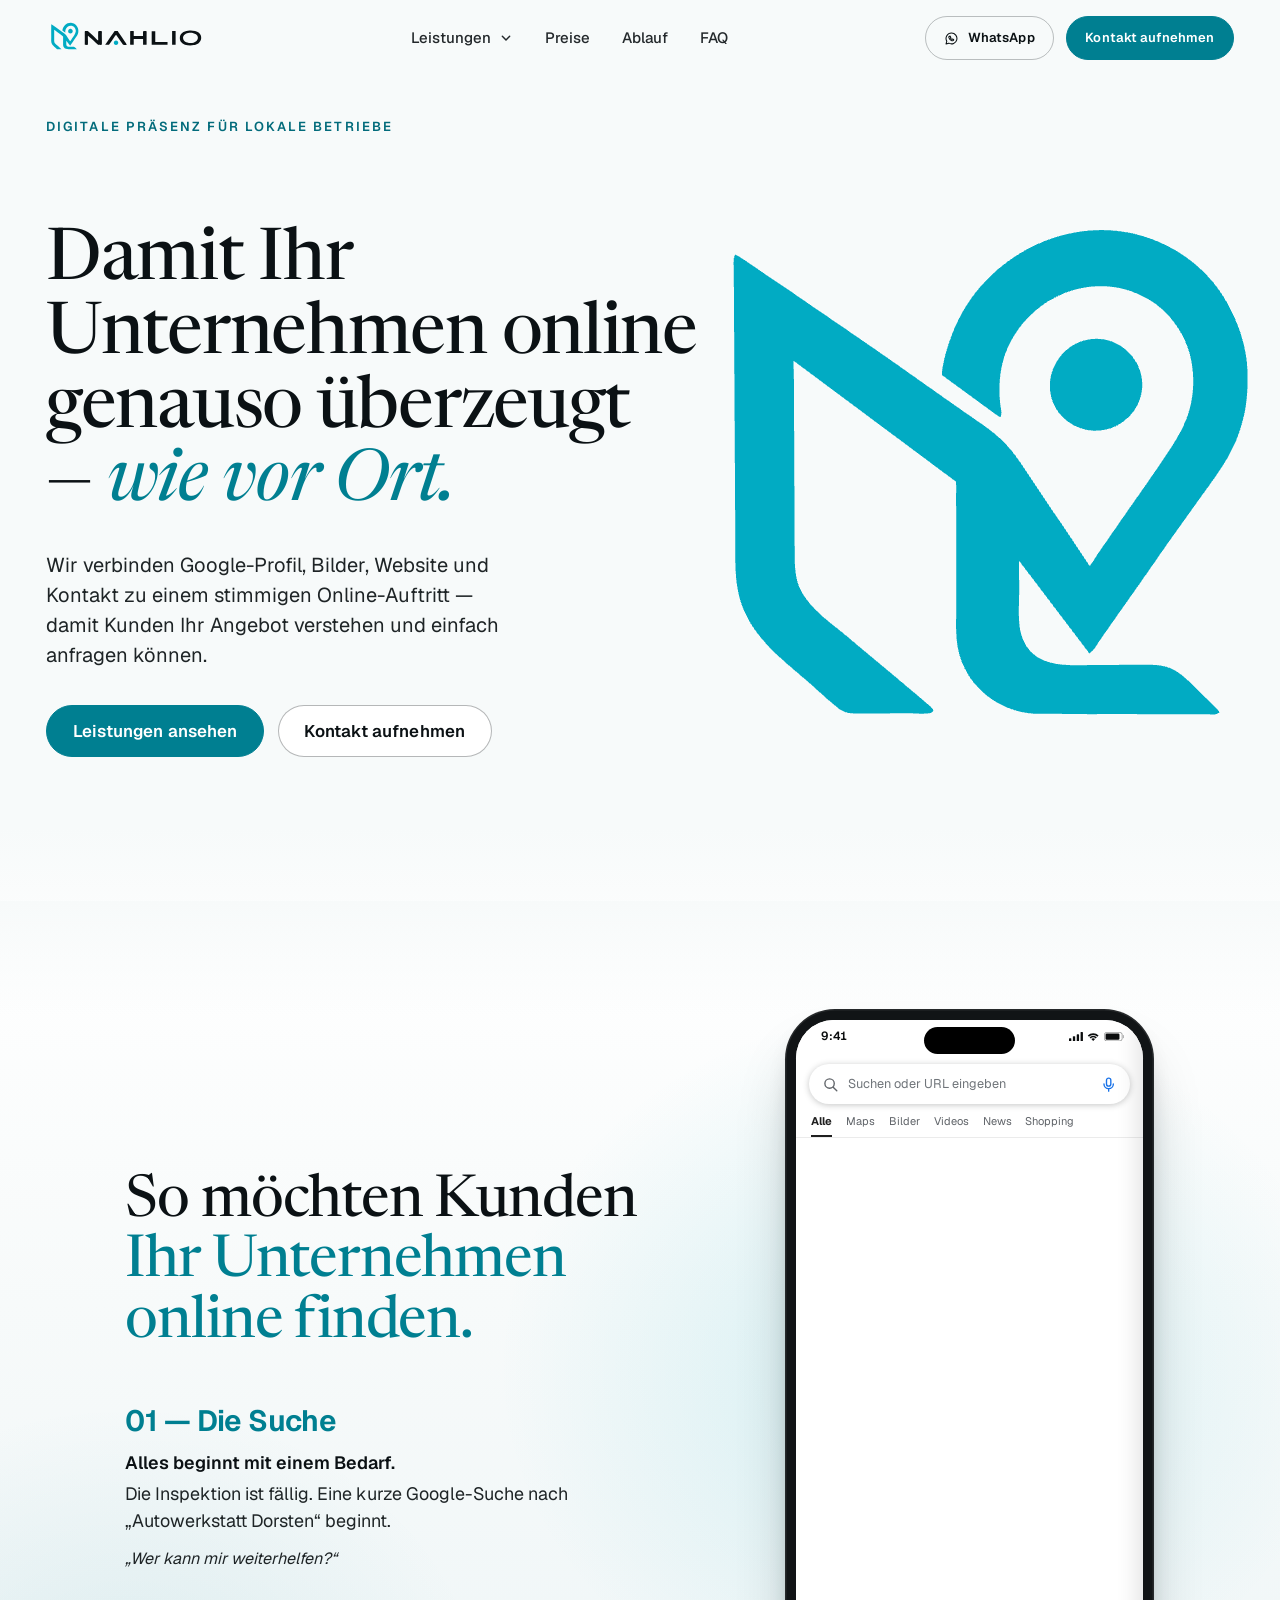
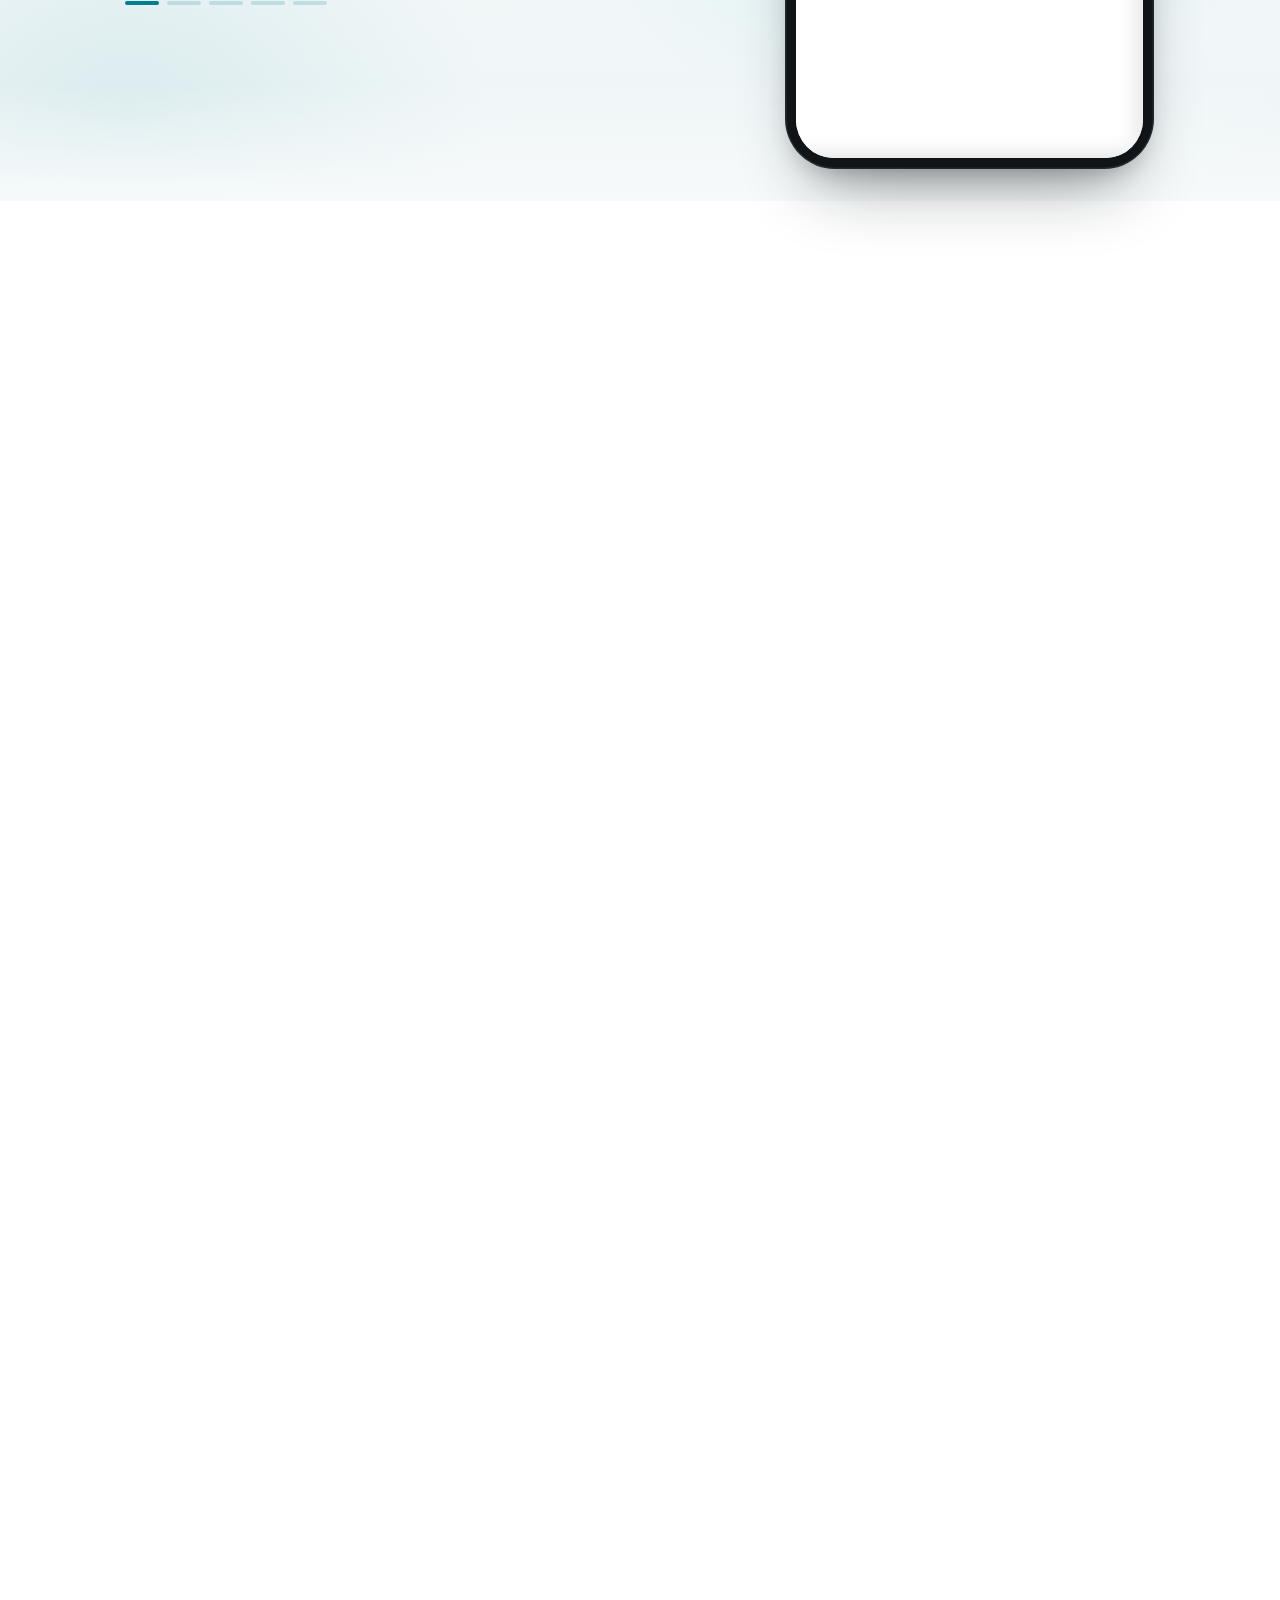
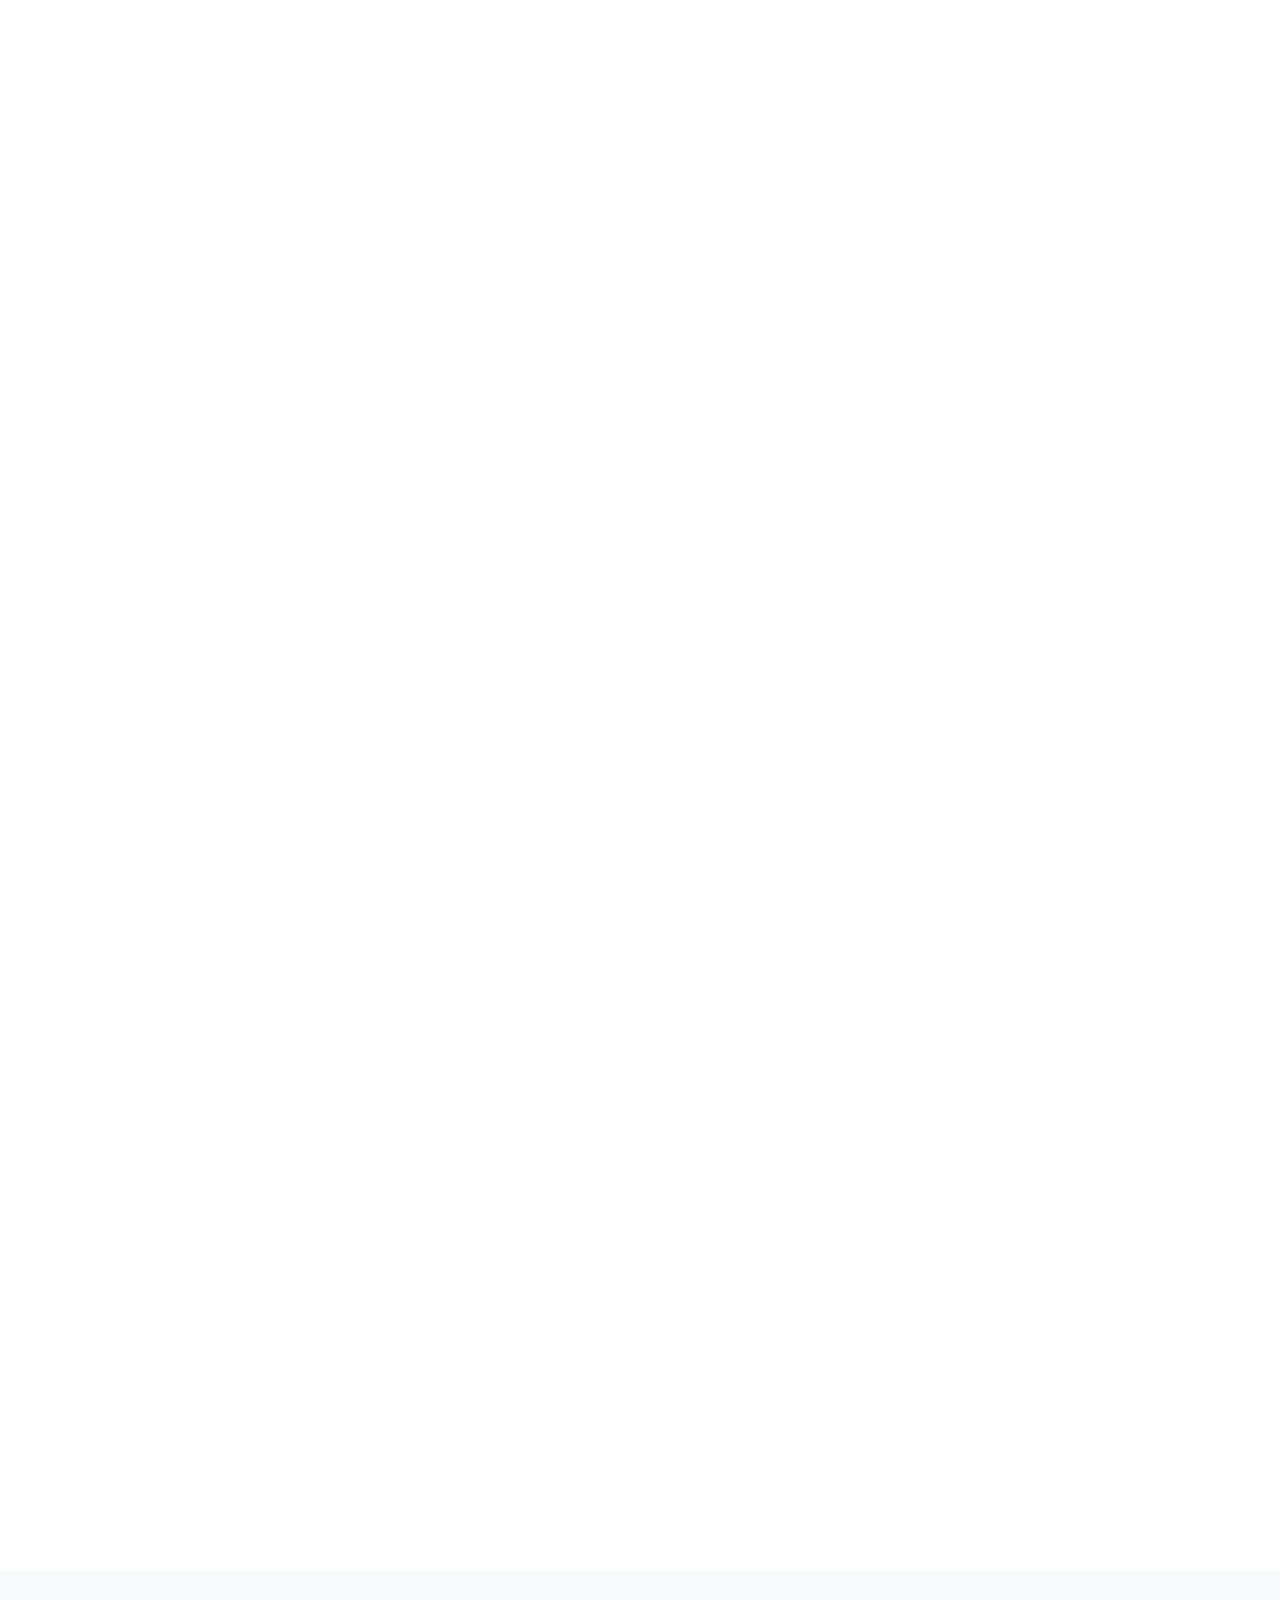
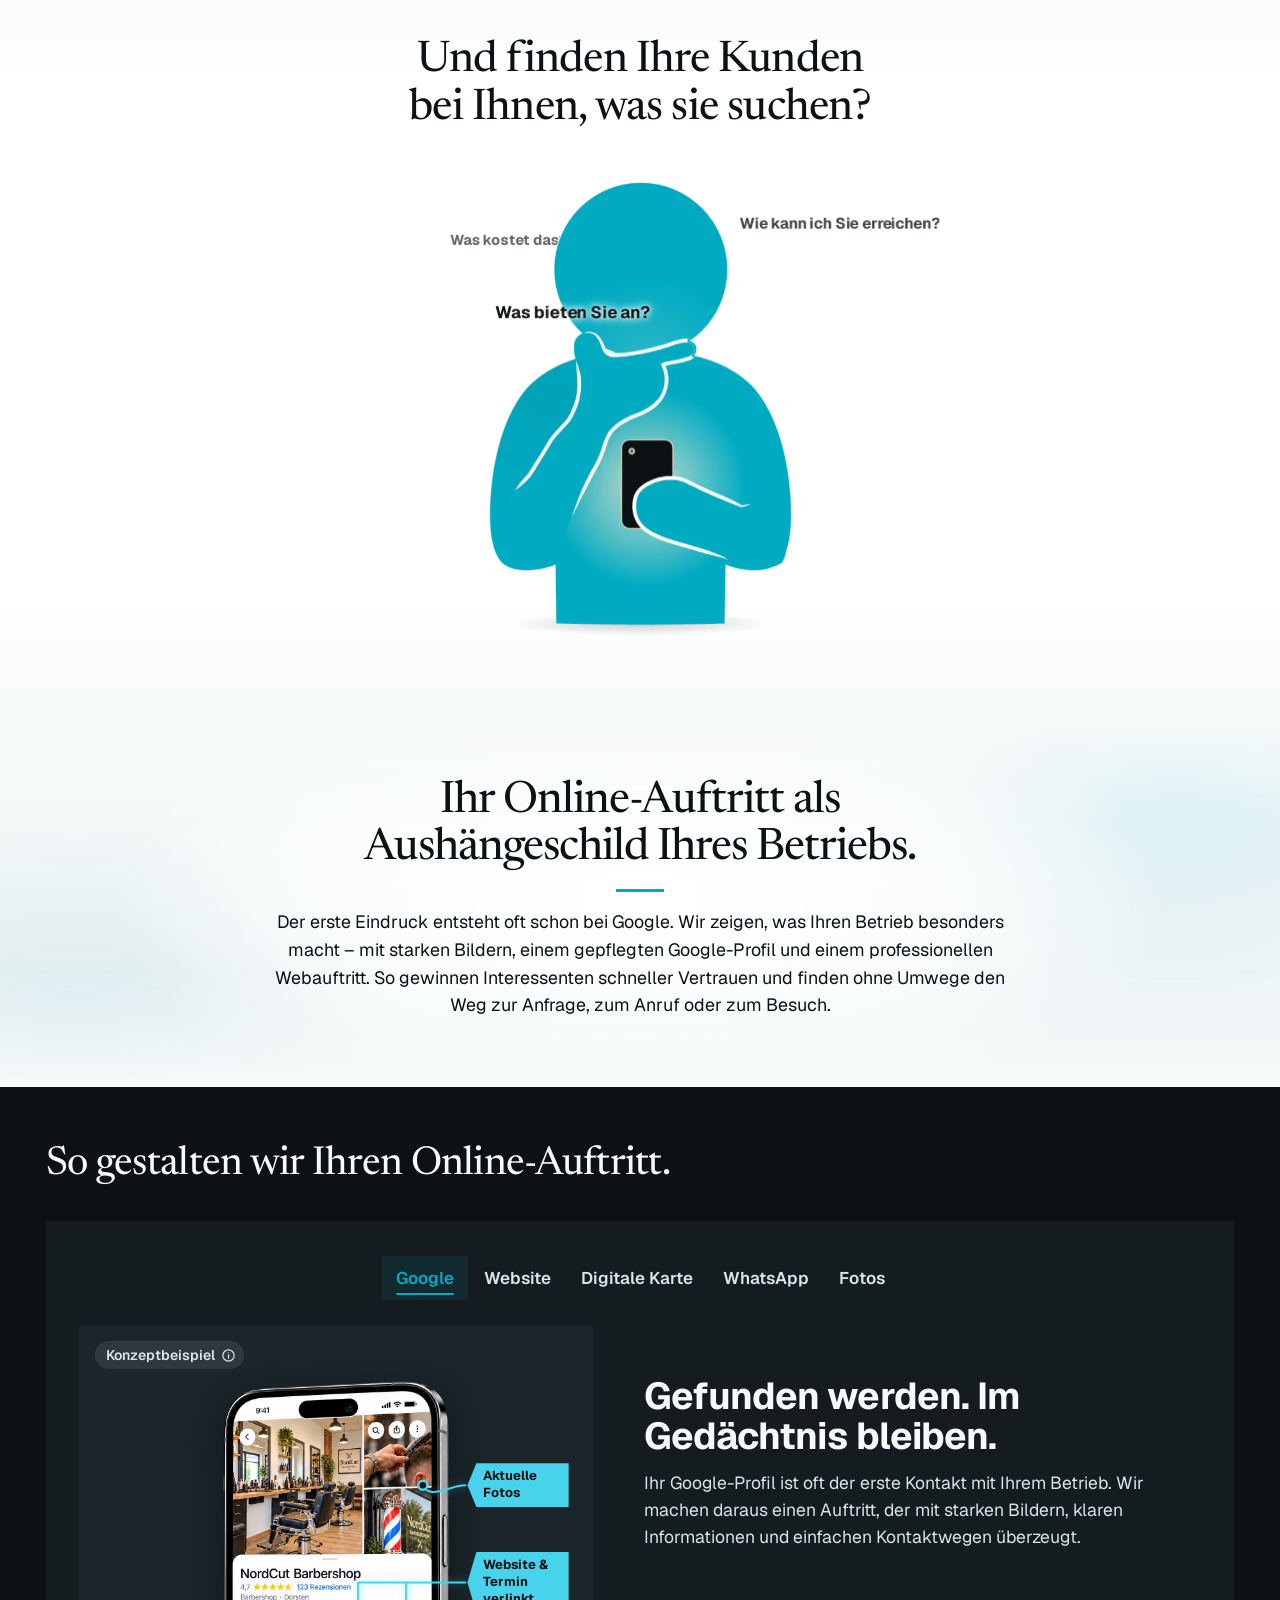
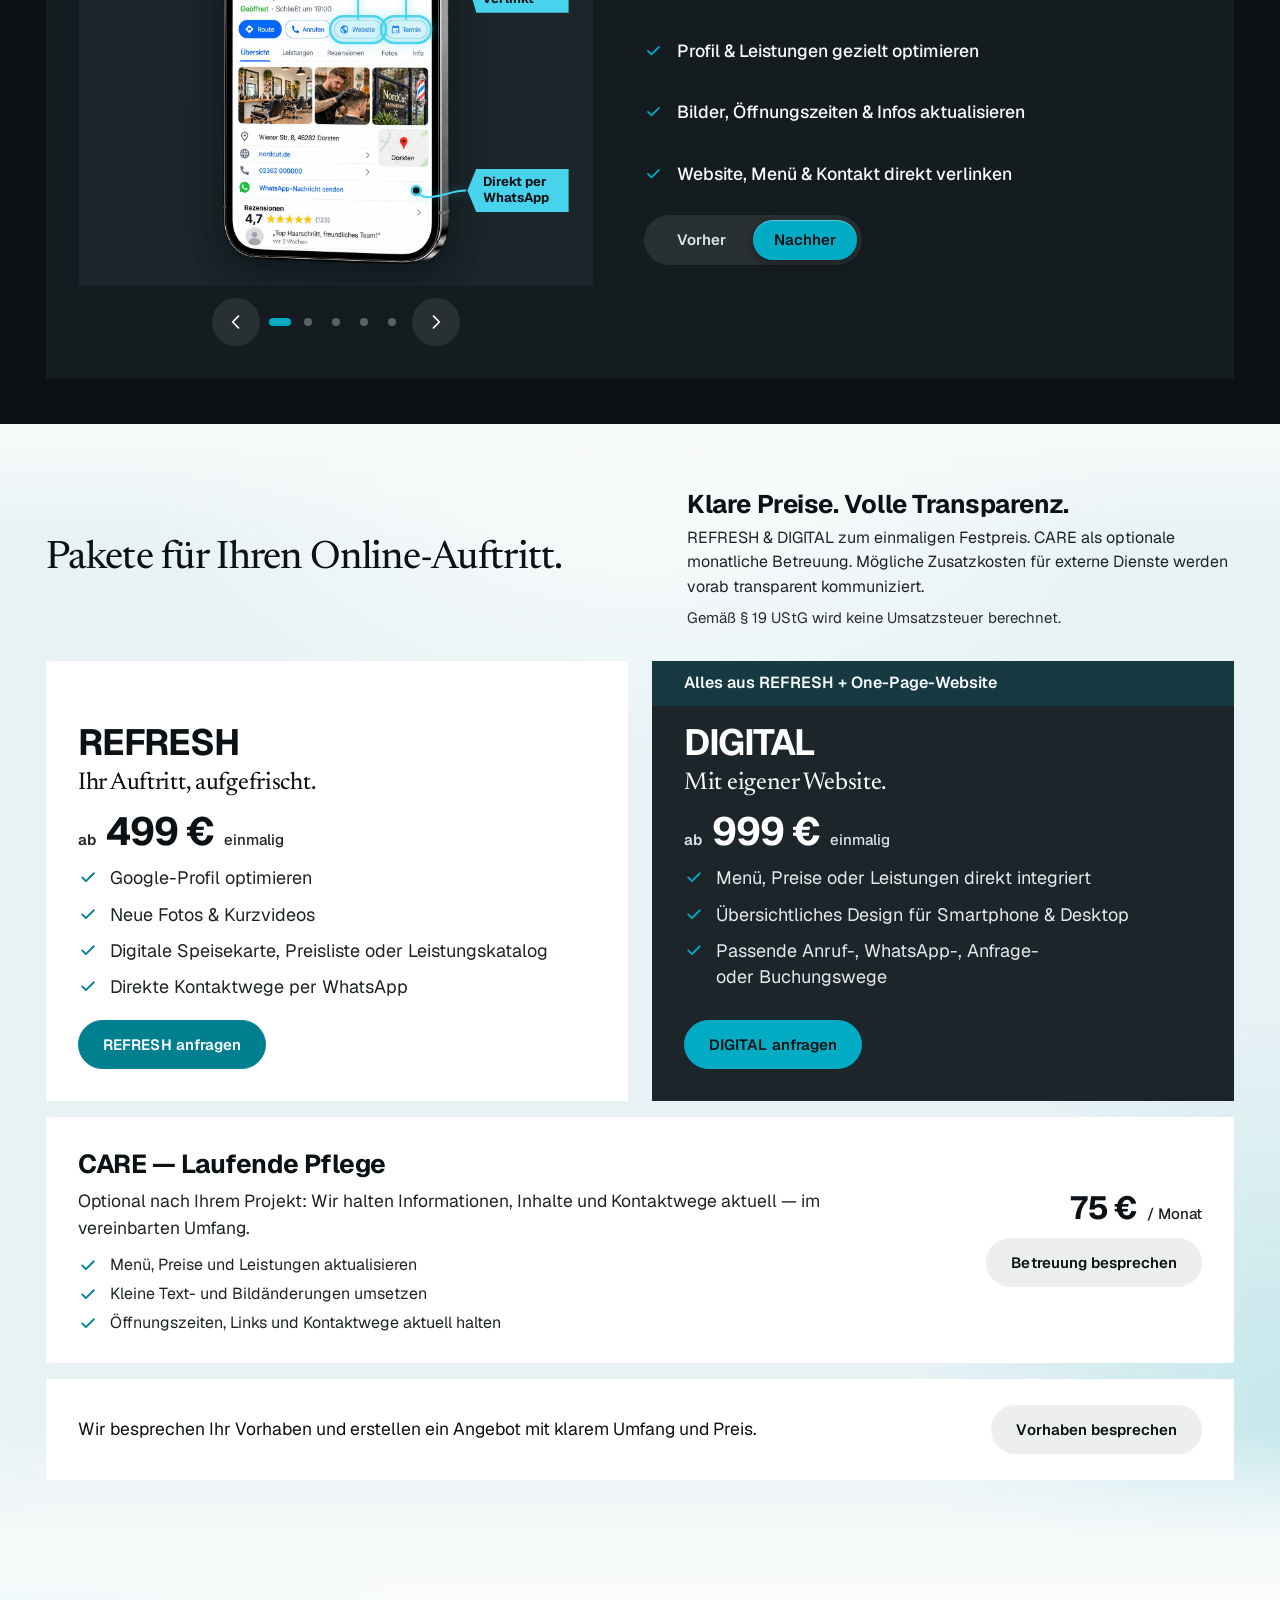
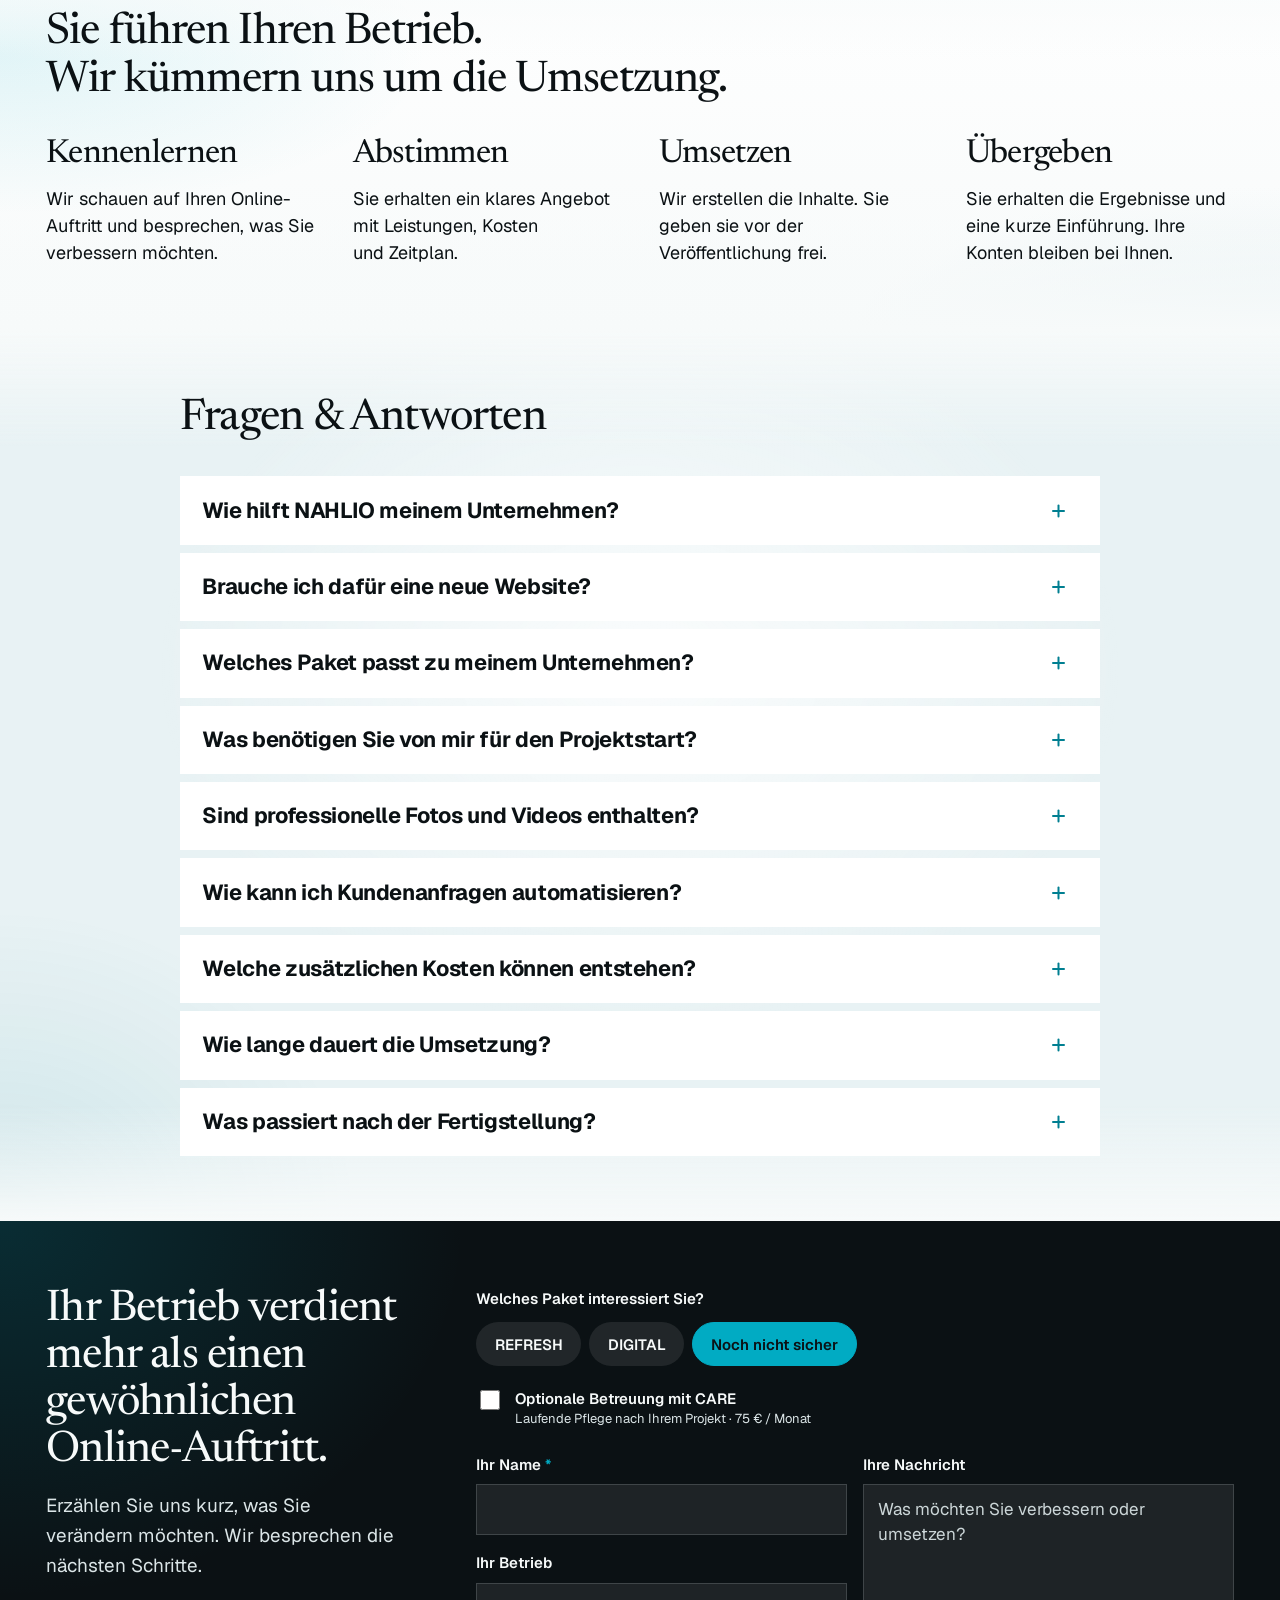
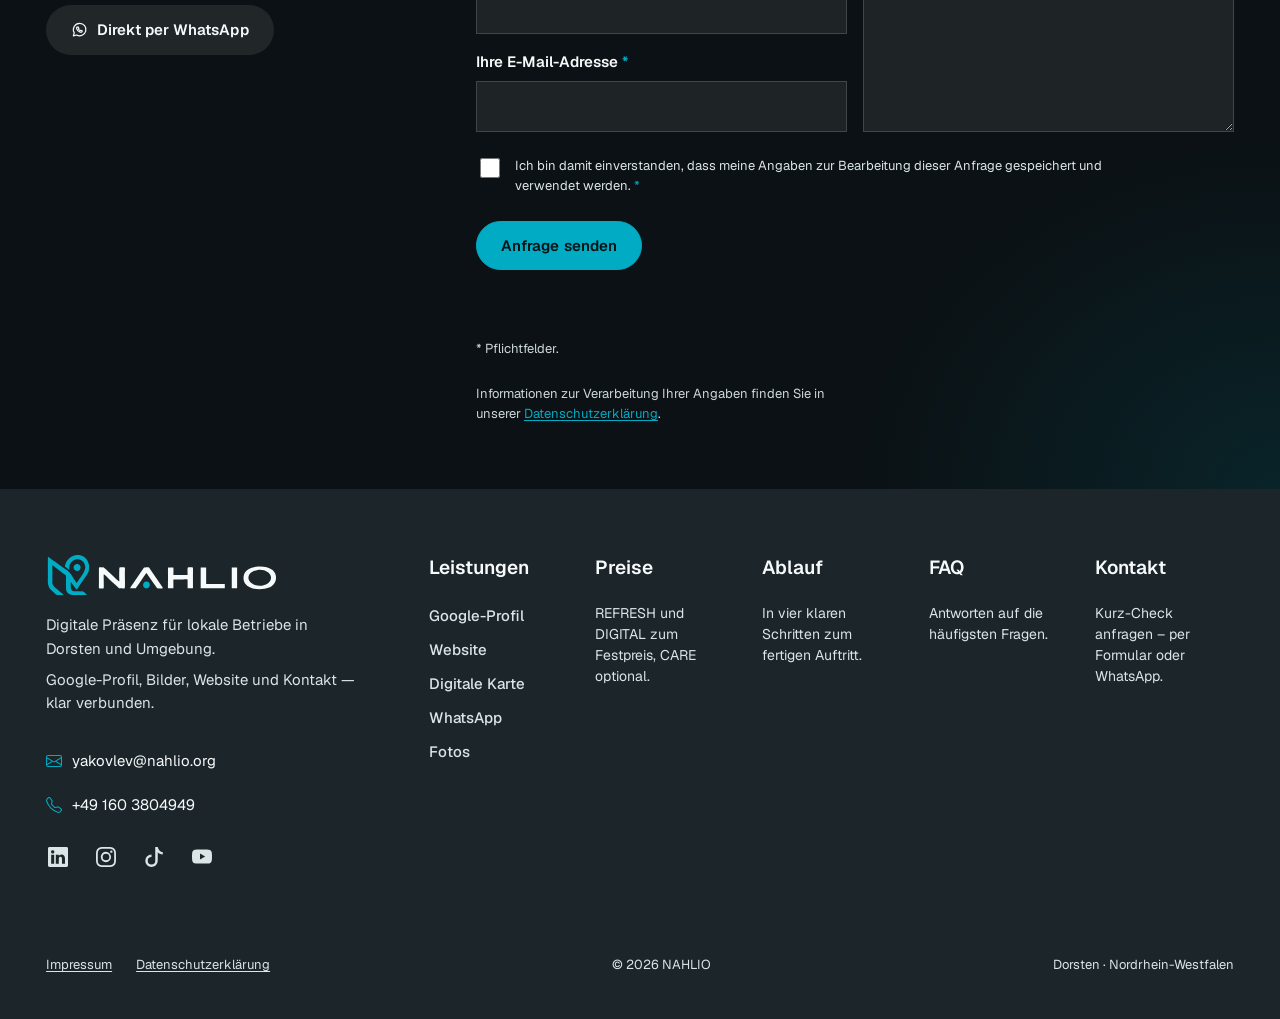
<file: index.html>
<!doctype html>
<html lang="de">
<head>
<meta charset="utf-8">
<meta name="viewport" content="width=device-width, initial-scale=1, viewport-fit=cover">
<meta name="color-scheme" content="only light">
<title>Webdesign &amp; lokales Online-Marketing – NAHLIO aus Dorsten</title>
<meta name="description" content="Mehr Sichtbarkeit für Ihren Betrieb: Wir verbessern Ihren Auftritt bei Google und im Web – mit starken Bildern und einfachen Kontaktwegen. Jetzt unverbindlich anfragen!">
<link rel="canonical" href="https://nahlio.org/">
<meta name="theme-color" content="#0B1114">
<meta property="og:type" content="website">
<meta property="og:locale" content="de_DE">
<meta property="og:site_name" content="NAHLIO">
<meta property="og:title" content="NAHLIO — Digitale Präsenz für lokale Betriebe in Dorsten">
<meta property="og:description" content="Google-Profil, frische Fotos, digitale Karten und Websites für Betriebe in Dorsten und Umgebung. Damit Kunden Ihr Angebot verstehen und einfach Kontakt aufnehmen.">
<meta property="og:url" content="https://nahlio.org/">
<meta name="twitter:card" content="summary_large_image">
<link rel="icon" href="favicon.svg" type="image/svg+xml">
<link rel="icon" href="favicon-32x32.svg" sizes="32x32" type="image/svg+xml">
<link rel="icon" href="favicon-48x48.svg" sizes="48x48" type="image/svg+xml">
<link rel="apple-touch-icon" href="apple-touch-icon.svg">
<link rel="manifest" href="site.webmanifest">
<link rel="preload" href="fonts/geist-latin.woff2" as="font" type="font/woff2" crossorigin>
<link rel="preload" href="fonts/newsreader-latin-standard-normal.woff2" as="font" type="font/woff2" crossorigin>
<link rel="stylesheet" href="css/styles.css?v=g5">
<link rel="stylesheet" href="css/premium.css?v=19">
<link rel="stylesheet" href="css/story.css?v=42">
<link rel="stylesheet" href="css/flat.css?v=9">
<link rel="stylesheet" href="css/szenen.css?v=1">
<link rel="stylesheet" href="css/space.css?v=5">
<script>(function(d,w){var c=d.documentElement.classList;c.add('js');if(!w.location.hash||w.location.hash==='#top')c.add('hero-in-view');try{if(!w.matchMedia('(prefers-reduced-motion: reduce)').matches){c.add('motion-ok');var n=w.performance&&w.performance.getEntriesByType?w.performance.getEntriesByType('navigation')[0]:null;if((!w.location.hash||w.location.hash==='#top')&&(!n||n.type==='navigate'))c.add('hero-intro');}}catch(e){c.add('motion-ok');}w.setTimeout(function(){if(!(w.NAHLIO&&w.NAHLIO.popReady))c.remove('motion-ok','hero-intro');},4000);})(document,window);</script>
<script type="application/ld+json">
{
  "@context": "https://schema.org",
  "@graph": [
    {
      "@type": "Organization",
      "@id": "https://nahlio.org/#organization",
      "name": "NAHLIO Digital Studio",
      "alternateName": "NAHLIO",
      "url": "https://nahlio.org/",
      "slogan": "Damit Ihr Unternehmen online genauso überzeugt wie vor Ort.",
      "description": "Wir machen sichtbar, was Ihr Unternehmen besonders macht – damit Sie online genauso überzeugen wie vor Ort. Mit einem starken Google-Profil, modernen Websites, digitalen Menüs und Preislisten, WhatsApp-Chatbots sowie professionellen Fotos und Kurzvideos schaffen wir einen Online-Auftritt, der Vertrauen weckt und Kunden den Kontakt erleichtert.",
      "logo": {
        "@type": "ImageObject",
        "@id": "https://nahlio.org/#logo",
        "url": "https://nahlio.org/img/nahlio-logo.webp",
        "contentUrl": "https://nahlio.org/img/nahlio-logo.webp",
        "width": 2048,
        "height": 2048
      },
      "email": "yakovlev@nahlio.org",
      "telephone": "+491603804949",
      "sameAs": [
        "https://www.instagram.com/nahlio.studio/",
        "https://www.tiktok.com/@nahlio.studio",
        "https://www.youtube.com/@NAHLIO",
        "https://www.linkedin.com/company/nahlio/"
      ]
    },
    {
      "@type": "WebSite",
      "@id": "https://nahlio.org/#website",
      "url": "https://nahlio.org/",
      "name": "NAHLIO Digital Studio",
      "alternateName": "NAHLIO",
      "inLanguage": "de-DE",
      "publisher": {
        "@id": "https://nahlio.org/#organization"
      }
    },
    {
      "@type": "WebPage",
      "@id": "https://nahlio.org/#webpage",
      "url": "https://nahlio.org/",
      "name": "NAHLIO — Digitale Präsenz für lokale Betriebe in Dorsten",
      "inLanguage": "de-DE",
      "isPartOf": {
        "@id": "https://nahlio.org/#website"
      },
      "about": {
        "@id": "https://nahlio.org/#organization"
      }
    },
    {
      "@type": "Service",
      "@id": "https://nahlio.org/#service-google",
      "name": "Google Unternehmensprofil Optimierung",
      "description": "Optimierung von Google Unternehmensprofilen mit aktuellen Informationen, Leistungen, Bildern und Kontaktmöglichkeiten für lokale Unternehmen.",
      "serviceType": "Google Unternehmensprofil Optimierung",
      "provider": {
        "@id": "https://nahlio.org/#organization"
      },
      "areaServed": {
        "@type": "Place",
        "name": "Ruhrgebiet, Nordrhein-Westfalen, Deutschland"
      }
    },
    {
      "@type": "Service",
      "@id": "https://nahlio.org/#service-webdesign",
      "name": "One-Page Webdesign",
      "description": "Erstellung moderner, mobiloptimierter One-Page-Websites mit klarer Darstellung von Leistungen, Preisen und direkten Kontaktmöglichkeiten.",
      "serviceType": "Webdesign",
      "provider": {
        "@id": "https://nahlio.org/#organization"
      },
      "areaServed": {
        "@type": "Place",
        "name": "Ruhrgebiet, Nordrhein-Westfalen, Deutschland"
      }
    },
    {
      "@type": "Service",
      "@id": "https://nahlio.org/#service-digitale-karten",
      "name": "Digitale Speisekarten und Preislisten",
      "description": "Erstellung digitaler Speisekarten, Preislisten und Leistungskataloge für eine übersichtliche Darstellung auf Smartphones.",
      "serviceType": "Digitale Speisekarten und Preislisten",
      "provider": {
        "@id": "https://nahlio.org/#organization"
      },
      "areaServed": {
        "@type": "Place",
        "name": "Ruhrgebiet, Nordrhein-Westfalen, Deutschland"
      }
    },
    {
      "@type": "Service",
      "@id": "https://nahlio.org/#service-whatsapp",
      "name": "WhatsApp Business Integration",
      "description": "Einrichtung von WhatsApp Business mit automatisierten Chatbots für Kundenanfragen, Terminbuchungen und eine einfache Kundenkommunikation.",
      "serviceType": "WhatsApp Business Integration",
      "provider": {
        "@id": "https://nahlio.org/#organization"
      },
      "areaServed": {
        "@type": "Place",
        "name": "Ruhrgebiet, Nordrhein-Westfalen, Deutschland"
      }
    },
    {
      "@type": "Service",
      "@id": "https://nahlio.org/#service-fotografie",
      "name": "Business Fotografie und Kurzvideos",
      "description": "Professionelle Fotos und kurze Videos für lokale Unternehmen zur Präsentation von Räumen, Produkten und Dienstleistungen.",
      "serviceType": "Business Fotografie und Kurzvideos",
      "provider": {
        "@id": "https://nahlio.org/#organization"
      },
      "areaServed": {
        "@type": "Place",
        "name": "Ruhrgebiet, Nordrhein-Westfalen, Deutschland"
      }
    }
  ]
}
</script>
</head>
<body>
<a class="skip" href="#inhalt">Direkt zum Inhalt</a>
<header class="nav" data-nav data-state="light">
  <div class="nav__bar">
    <div class="nav__inner shell">
      <a class="nav__logo" href="#top" aria-label="NAHLIO — Startseite"><svg xmlns="http://www.w3.org/2000/svg" viewBox="0 0 1600 519" role="img" aria-label="NAHLIO" class="logo logo--wordmark">
  <path class="logo__type" d="M1432.48 184.25C1462.76 182 1502.46 187.81 1526.39 207.99C1559.88 236.24 1555.58 289.33 1520.03 314.01C1506.62 323.32 1490.66 327.63 1474.78 330.3C1433.56 337.21 1372.14 334.12 1345.88 296.1C1340.73 288.64 1338.02 280.06 1336.66 271.21C1335.5 263.62 1335.52 255.73 1336.73 248.16C1344.17 201.7 1391.67 187.29 1432.48 184.25ZM519.6 283.27C522.12 278.9 520.41 264.07 520.28 258.35C519.95 243.42 519.99 228.34 520.55 213.42C520.81 206.44 519.84 198.38 522.34 191.78C529.47 188.99 548.88 189.75 556.71 190.95C559.6 198.44 557.34 214.85 557.31 223.4C557.21 246.99 558.13 270.54 558.09 294.12C558.08 301.62 558.12 309.12 557.83 316.61C557.69 320.19 558.04 324.14 556.21 327.26C550.56 329.48 536.23 328.1 529.59 328.05C526.63 328.03 522.59 328.77 519.83 327.59C517.68 326.67 515.82 324.02 514.1 322.49C508.27 317.25 502.4 312.03 496.7 306.64C481.7 292.5 466.2 278.9 451.26 264.71C441.09 255.05 431.17 244.2 419.76 236.01C417.31 241.49 418.51 256.7 418.51 263.34C418.51 284.66 419.54 306.1 418.64 327.41C412.36 329.05 393.73 328.87 387.31 327.42C386.48 318.33 387.09 309.07 387.1 299.95C387.13 281.37 387.26 262.78 387.1 244.2C387.01 233.66 387.03 223.12 387.04 212.58C387.04 205.51 386.46 197.85 388.06 190.95C394.65 189.55 402.2 190.47 408.94 190.47C411.88 190.47 415.87 189.77 418.61 190.9C421.52 192.09 424.25 195.82 426.58 197.88C433.2 203.73 439.56 209.85 446.1 215.78C464.27 232.24 481.8 249.41 500 265.85C506.45 271.68 512.65 278.05 519.6 283.27ZM807.14 327.41C802.6 328.75 797.29 328.2 792.51 328.21C784.96 328.22 776.59 328.95 769.21 327.49C745.89 293.9 722.57 260.32 699.25 226.73C691.74 233.08 681.63 251.07 675.51 259.87C659.77 282.5 644.7 305.65 628.6 328.03C616.05 328.03 603.5 328.03 590.95 328.03C591.86 323.6 595.11 319.75 597.67 316.01C602.27 309.25 606.91 302.51 611.57 295.79C628.06 272.02 643.86 247.77 660.6 224.17C666.03 216.52 671.05 208.58 676.4 200.88C678.4 198.01 680.54 193.29 683.43 191.26C685.52 189.79 689.38 190.59 691.84 190.56C696.6 190.5 711.3 189.42 715 190.68C717.59 191.57 719.7 196.45 721.26 198.56C727.56 207.05 733.18 216.08 739.17 224.78C754.35 246.84 768.91 269.29 784.1 291.34C791.29 301.78 802.64 315.87 807.14 327.41ZM874.97 190.55C877.47 198.16 876 220.12 875.93 229.23C875.9 233.06 875.42 236.97 876.55 240.6C907.23 240.6 937.91 240.6 968.59 240.6C969.94 226.65 966.07 204.4 970.36 191.78C976.5 189.05 996.71 189.73 1003.61 190.95C1004.92 195.56 1004.38 201.11 1004.44 205.93C1004.55 216.19 1004.24 226.45 1004.16 236.71C1004 258.62 1004.39 280.54 1004.11 302.44C1004 310.9 1004.76 319.61 1003.85 328.01C992.19 328.01 980.54 328.01 968.88 328.01C968.88 308.67 968.88 289.33 968.88 269.99C961.39 267.75 947.27 269.25 938.95 269.25C918.15 269.25 897.35 269.36 876.55 269.35C874.75 275.32 875.72 282.86 875.72 289.13C875.72 302.07 876.14 315.09 875.63 328.02C864.01 328.02 852.39 328.02 840.77 328.02C839.04 321.09 839.98 312.93 839.98 305.77C839.98 291.63 840.2 277.48 840.38 263.34C840.6 246.7 839.93 230.06 840.18 213.42C840.29 205.92 839.56 197.89 841.21 190.55C852.46 190.55 863.71 190.55 874.97 190.55ZM1293.84 190.49C1293.84 236.32 1293.84 282.14 1293.84 327.96C1282.12 327.96 1270.4 327.96 1258.68 327.96C1258.68 282.14 1258.68 236.32 1258.68 190.49C1270.4 190.49 1282.12 190.49 1293.84 190.49ZM1054.83 191.21C1066.79 191.21 1078.75 191.21 1090.71 191.21C1090.71 227.18 1090.71 263.14 1090.71 299.11C1131.51 299.11 1172.31 299.11 1213.11 299.11C1213.11 308.73 1213.11 318.36 1213.11 327.99C1160.35 327.99 1107.59 327.99 1054.83 327.99C1054.83 282.4 1054.83 236.8 1054.83 191.21ZM1429.27 207.54C1401 211.39 1362.66 230.4 1368.78 265C1369.61 269.7 1371.24 274.18 1373.72 278.28C1382 291.97 1396.05 300.06 1410.73 305.25C1438.98 315.26 1475.26 311.16 1498.9 292.05C1523.4 272.26 1521.59 241.21 1496.46 222.95C1477.55 209.2 1452.23 204.41 1429.27 207.54Z" fill="currentColor" fill-rule="evenodd"/>
  <path class="logo__mark" d="M222.94 346.81C223.1 347.06 223.25 347.32 223.4 347.57C225.9 347.71 228.39 347.85 230.89 347.99C231.03 347.72 231.17 347.45 231.31 347.18C239.9 347.17 248.5 347.16 257.1 347.15C257.24 347.42 257.38 347.69 257.51 347.96C261.95 347.97 266.39 347.97 270.83 347.97C270.97 347.7 271.1 347.43 271.24 347.15C275.06 347.26 279.06 347 282.72 348.35C292.29 351.89 301.44 364.35 308.68 371.5C297.22 372 285.65 371.66 274.15 371.66C265.83 371.66 257.51 371.66 249.19 371.66C223.35 371.66 191.68 377.09 176.82 350.27C174.85 346.71 173.16 343.02 172.27 339.03C170.19 329.73 170.72 320.25 170.72 310.76C170.72 297.45 170.68 284.14 170.81 270.83C170.87 264.73 170.83 258.62 170.82 252.52C170.81 250.04 171.42 246.67 170.46 244.34C169.59 242.22 165.89 240.39 164.11 239.02C158.14 234.44 152.2 229.83 146.26 225.22C125.16 208.89 104.53 191.7 82.79 176.24C80.56 179.54 81.75 186.02 81.75 190.12C81.73 202.32 81.75 214.53 81.75 226.73C81.75 242.54 81.87 258.35 81.76 274.15C81.69 284.2 80.7 294.85 84.55 304.39C88.81 314.92 99.04 321.94 107.36 329.04C117.67 337.84 127.87 346.79 138.07 355.72C143.71 360.66 149.77 365.31 155.01 370.67C149.1 372.9 130.01 371.8 122.72 371.79C118.65 371.79 113.59 372.37 109.77 370.69C102.84 367.66 96.88 360 91.47 354.91C80.04 344.18 66.45 335.06 59.32 320.52C48.91 299.27 52.33 273.93 52.33 250.86C52.33 207.64 51.21 164.26 52.42 121.06C58.35 122.71 64.07 128.33 69.02 131.9C80.81 140.38 92.84 148.54 104.6 157.07C125.01 171.88 145.4 186.74 165.9 201.42C175.52 208.31 186.45 214.86 194.53 223.58C202.25 231.92 207.82 242.07 214.09 251.47C219.64 259.81 225.09 268.23 230.46 276.69C233.77 281.91 236.88 287.64 240.87 292.35C246.19 288.34 255.23 272.1 259.49 265.7C273.13 245.2 294.06 220.08 297.05 195.47C298.58 192.54 298.52 186.97 297.05 183.99C295.64 174.07 292.62 164.59 286.58 156.48C269.06 132.98 235.43 130.53 213.08 148.58C196.4 162.06 191.12 182.39 192.36 203.02C192.3 203.71 192.23 204.4 192.17 205.1C191.55 205.28 190.93 205.46 190.32 205.64C181.33 198.8 172.35 191.96 163.36 185.13C168.98 139.95 210.79 102.19 257.48 109.21C266.38 110.55 274.76 113.7 282.62 117.98C290.33 122.17 297.19 127.66 302.88 134.35C309.23 141.8 314.32 150.23 317.71 159.44C320.26 166.36 322.06 173.62 322.76 180.97C325.68 211.74 315.04 229.14 298.46 253.13C291.66 262.97 284.86 272.8 278.16 282.7C269.64 295.26 260.91 307.73 252.63 320.46C248.96 326.11 245.46 332.09 241.29 337.39C228.39 320.35 215.5 303.31 202.6 286.27C202.06 293.82 202.45 301.52 202.45 309.1C202.45 327.32 202.25 341.74 222.94 346.81ZM266.85 187.21C266.6 187.35 266.36 187.48 266.11 187.62C266.23 189.98 266.34 192.34 266.46 194.7C264 221.69 220.8 218.77 221 190.95C221.12 175.09 237.27 163.86 252.2 169.28C260.36 172.25 264.65 179.31 266.85 187.21Z" fill="#01ABC3" fill-rule="evenodd"/><path class="logo__mark logo__dot" d="M699.38 283.31C728.68 283.66 728.34 328.88 698.49 328.39C669.3 327.9 670.04 282.96 699.38 283.31Z" fill="#01ABC3" fill-rule="evenodd"/>
  <path class="logo__mark" d="M297.05 183.99C298.52 186.97 298.58 192.54 297.05 195.47C297.05 191.64 297.05 187.82 297.05 183.99ZM266.85 187.21C266.96 189.56 267.07 191.92 267.18 194.28C266.94 194.42 266.7 194.56 266.46 194.7C266.34 192.34 266.23 189.98 266.11 187.62C266.36 187.48 266.6 187.35 266.85 187.21ZM192.36 203.02C192.6 203.15 192.84 203.29 193.08 203.43C193.23 204.82 193.38 206.21 193.54 207.59C191.79 207.26 191.37 207.09 190.32 205.64C190.93 205.46 191.55 205.28 192.17 205.1C192.23 204.4 192.3 203.71 192.36 203.02ZM222.94 346.81C225.73 346.93 228.52 347.06 231.31 347.18C231.17 347.45 231.03 347.72 230.89 347.99C228.39 347.85 225.9 347.71 223.4 347.57C223.25 347.32 223.1 347.06 222.94 346.81ZM257.1 347.15C261.81 347.15 266.53 347.15 271.24 347.15C271.1 347.43 270.97 347.7 270.83 347.97C266.39 347.97 261.95 347.97 257.51 347.96C257.38 347.69 257.24 347.42 257.1 347.15Z" fill="#01ABC3" fill-rule="evenodd"/>
</svg></a>
      <nav class="nav__links" aria-label="Hauptnavigation">
        <ul class="nav__list"><li class="nav__item nav__item--sub" data-nav-sub><span class="nav__subhead"><a class="nav__link" data-nav-link href="#beispiele">Leistungen</a><button class="nav__subbtn" type="button" aria-expanded="false" aria-controls="nav-sub" data-nav-subbtn><span class="visually-hidden">Leistungen anzeigen</span><svg viewBox="0 0 24 24" aria-hidden="true" focusable="false"><path d="m6.5 9.5 5.5 5.5 5.5-5.5"/></svg></button></span><div class="nav__sub" id="nav-sub" data-nav-subpanel><ul class="nav__sublist"><li><a class="nav__sublink" href="#beispiele" data-show-slide="google"><span class="nav__sublink-txt"><b>Google-Profil</b><small>Informationen, Leistungen und Kontakt</small></span></a></li><li><a class="nav__sublink" href="#beispiele" data-show-slide="website"><span class="nav__sublink-txt"><b>One-Page-Website</b><small>Ihr Betrieb auf einer Seite</small></span></a></li><li><a class="nav__sublink" href="#beispiele" data-show-slide="karte"><span class="nav__sublink-txt"><b>Digitale Karte</b><small>Menüs, Preise und Leistungen</small></span></a></li><li><a class="nav__sublink" href="#beispiele" data-show-slide="kontakt"><span class="nav__sublink-txt"><b>Kontakt &amp; WhatsApp</b><small>Einfach schreiben und anfragen</small></span></a></li><li><a class="nav__sublink" href="#beispiele" data-show-slide="fotos"><span class="nav__sublink-txt"><b>Fotos &amp; Kurzvideos</b><small>Ihr Betrieb authentisch im Bild</small></span></a></li></ul></div></li><li class="nav__item"><a class="nav__link" data-nav-link href="#preise">Preise</a></li><li class="nav__item"><a class="nav__link" data-nav-link href="#ablauf">Ablauf</a></li><li class="nav__item"><a class="nav__link" data-nav-link href="#fragen">FAQ</a></li></ul>
      </nav>
      <div class="nav__actions">
        <a class="btn btn--sm btn--wa nav__wa" href="https://wa.me/491603804949?text=Hallo%20Artem"><svg class="wa-ico" viewBox="0 0 24 24" aria-hidden="true" focusable="false"><path d="M12 3.2a8.7 8.7 0 0 0-7.5 13.1L3.3 20.7l4.5-1.2A8.7 8.7 0 1 0 12 3.2z"/><path d="M9.2 8.6c.2-.4.5-.4.8-.3l.9 2c0 .3-.3.6-.5.8.5 1 1.3 1.8 2.3 2.3.2-.2.5-.6.8-.5l2 .9c.1.3.1.6-.2 1-.5.8-1.5 1-2.6.7-2.4-.7-4.2-2.5-4.9-4.9-.3-1 0-1.6.4-2z"/></svg><span>WhatsApp</span></a>
        <a class="btn btn--sm nav__cta" href="#kontakt">Kontakt aufnehmen</a>
      </div>
      <button class="nav__toggle" type="button" data-nav-toggle
              aria-expanded="false" aria-controls="nav-panel"
              aria-label="Menü öffnen" data-label-open="Menü öffnen" data-label-close="Menü schließen">
        <span class="nav__toggle-bars" aria-hidden="true"></span>
      </button>
    </div>
  </div>
  <nav class="nav__panel" id="nav-panel" aria-label="Hauptnavigation" hidden>
    <div class="nav__panel-group" data-nav-panel-sub><span class="nav__panel-row"><a class="nav__panel-link" data-nav-panel-link href="#beispiele">Leistungen</a><button class="nav__panel-subbtn" type="button" aria-expanded="false" aria-controls="nav-panel-sub" data-nav-panel-subbtn><span class="visually-hidden">Leistungen anzeigen</span><svg viewBox="0 0 24 24" aria-hidden="true" focusable="false"><path d="m6.5 9.5 5.5 5.5 5.5-5.5"/></svg></button></span><ul class="nav__panel-sub" id="nav-panel-sub" hidden><li><a class="nav__panel-sublink" href="#beispiele" data-show-slide="google"><span class="nav__panel-sublink-txt"><b>Google-Profil</b><small>Informationen, Leistungen und Kontakt</small></span></a></li><li><a class="nav__panel-sublink" href="#beispiele" data-show-slide="website"><span class="nav__panel-sublink-txt"><b>One-Page-Website</b><small>Ihr Betrieb auf einer Seite</small></span></a></li><li><a class="nav__panel-sublink" href="#beispiele" data-show-slide="karte"><span class="nav__panel-sublink-txt"><b>Digitale Karte</b><small>Menüs, Preise und Leistungen</small></span></a></li><li><a class="nav__panel-sublink" href="#beispiele" data-show-slide="kontakt"><span class="nav__panel-sublink-txt"><b>Kontakt &amp; WhatsApp</b><small>Einfach schreiben und anfragen</small></span></a></li><li><a class="nav__panel-sublink" href="#beispiele" data-show-slide="fotos"><span class="nav__panel-sublink-txt"><b>Fotos &amp; Kurzvideos</b><small>Ihr Betrieb authentisch im Bild</small></span></a></li></ul></div><a class="nav__panel-link" data-nav-panel-link href="#preise">Preise</a><a class="nav__panel-link" data-nav-panel-link href="#ablauf">Ablauf</a><a class="nav__panel-link" data-nav-panel-link href="#fragen">FAQ</a>
    <div class="nav__panel-cta">
      <a class="btn" href="#kontakt">Kontakt aufnehmen</a>
      <a class="btn btn--wa" href="https://wa.me/491603804949?text=Hallo%20Artem"><svg class="wa-ico" viewBox="0 0 24 24" aria-hidden="true" focusable="false"><path d="M12 3.2a8.7 8.7 0 0 0-7.5 13.1L3.3 20.7l4.5-1.2A8.7 8.7 0 1 0 12 3.2z"/><path d="M9.2 8.6c.2-.4.5-.4.8-.3l.9 2c0 .3-.3.6-.5.8.5 1 1.3 1.8 2.3 2.3.2-.2.5-.6.8-.5l2 .9c.1.3.1.6-.2 1-.5.8-1.5 1-2.6.7-2.4-.7-4.2-2.5-4.9-4.9-.3-1 0-1.6.4-2z"/></svg><span>WhatsApp</span></a>
    </div>
  </nav>
</header>
<main id="inhalt">
<div class="pageline" data-pageline aria-hidden="true"><svg class="pageline__svg" focusable="false" preserveAspectRatio="xMinYMin meet"><path class="pageline__main" data-line-main d=""/></svg></div><div class="opening"><div class="opening__surface" aria-hidden="true"></div>
<section class="hero hero--mark" id="top" data-nav-theme="light" aria-labelledby="hero-titel">
  <div class="hero__stage">
    <div class="shell hero__copy">
      <p class="hero__eyebrow">DIGITALE PRÄSENZ FÜR LOKALE BETRIEBE</p>
      <h1 class="hero__title" id="hero-titel"><span class="hero__phrase">Damit Ihr Unternehmen online genauso überzeugt — </span><span class="hero__hl">wie vor Ort.</span></h1>
      <p class="hero__sub">Wir verbinden Google-Profil, Bilder, Website und Kontakt zu einem stimmigen Online-Auftritt — damit Kunden Ihr Angebot verstehen und einfach anfragen können.</p>
      <div class="hero__actions"><a class="btn hero__btn hero__btn--main" href="#beispiele">Leistungen ansehen</a><a class="btn hero__btn hero__btn--line" href="#kontakt">Kontakt aufnehmen</a></div>
    </div>
    <div class="hero__mark" data-mark aria-hidden="true">
      <svg class="hero__static" viewBox="0 0 1095 1095" focusable="false"><path d="M698.5 774C664.83 729.41 631.17 684.82 597.5 640.24C596.8 645.91 597.19 651.79 597.19 657.5C597.19 668.17 597.22 678.83 597.22 689.5C597.22 720.67 591.67 757.22 616.67 780.84C634.98 798.14 661.78 799.06 685.5 798.76C709.83 798.45 734.15 798.1 758.5 798.11C772.06 798.11 786.03 797.12 799.49 799.14C819.8 802.18 832.91 815.92 846.6 829.9C856.44 839.94 866.82 849.48 876.7 859.5C872.75 861.06 867.84 860.37 863.5 860.39C855.17 860.42 846.83 860.4 838.5 860.4C809.83 860.4 781.17 860.4 752.5 860.4C717.85 860.4 683.14 861.03 648.5 860.21C637.53 859.95 626.44 861.06 615.5 859.89C568.85 854.91 528.86 822.33 517.29 776.32C511.62 753.78 513.91 729.53 513.91 706.5C513.91 668.17 513.91 629.83 513.91 591.5C513.91 579.5 513.92 567.5 513.92 555.5C513.92 548.55 514.39 541.39 513.55 534.5C435.54 476.14 357.52 417.78 279.5 359.42C277.84 367.61 279.06 377.12 279.06 385.5C279.06 402.5 279.06 419.5 279.06 436.5C279.06 489.5 279.04 542.5 279.03 595.5C279.03 608.17 279.02 620.83 279 633.5C278.96 654.77 278.69 675.85 289.62 694.86C305.18 721.91 332.16 739.33 355.45 759.03C395.13 792.59 435.36 825.55 474.7 859.5C468.47 861.79 450.22 860.13 442.5 860.2C422.83 860.37 403.17 860.63 383.5 860.75C374.63 860.81 361.31 861.77 353.09 858.41C347.62 856.18 342.52 851.21 337.96 847.53C326.03 837.89 315.08 827.04 303.5 816.99C269.17 787.18 231.61 759.54 213.19 716.31C201.59 689.07 201.15 660.65 201.67 631.5C201.9 618.51 201.7 605.49 201.7 592.5C201.7 520.83 201.7 449.17 201.7 377.5C201.7 341.5 201.7 305.5 201.7 269.5C201.7 258.5 201.7 247.5 201.7 236.5C201.7 230.75 200.92 224.32 202.5 218.86C213.74 225.4 224.19 233.23 234.92 240.54C251.19 251.62 267.54 262.57 283.71 273.8C334.67 309.18 386.11 343.91 436.66 379.87C466.09 400.79 495.53 421.68 525.07 442.45C543.26 455.24 562.45 467.43 577.94 483.57C592.64 498.88 603.93 517.29 615.58 534.91C633.21 561.56 651.05 588.06 669.01 614.49C675.78 624.45 682.2 634.64 688.92 644.63C692.22 649.53 695.31 655.41 699.5 659.55C704.74 654.49 710.68 643.13 715.19 636.71C729.1 616.9 742.73 596.91 756.51 577.01C772.19 554.36 788.19 531.87 803.47 508.96C816.97 488.73 830.82 468.59 838.94 445.45C847.36 421.45 849.03 395.53 845.07 370.5C843.15 358.37 839.39 346.48 834.14 335.36C827.92 322.2 819.7 310.38 809.8 299.72C799.83 288.96 787.71 280.4 774.71 273.77C704.38 237.91 620.15 271.13 585.27 339.75C574.47 360.98 569.7 384.78 569.96 408.5C570.03 415.18 570.4 421.86 571.2 428.49C571.74 432.95 573.14 437.58 572.5 441.99C546.45 422.82 520.39 403.66 494.34 384.5C495.31 367.72 503.43 343.08 509.68 327.22C550.67 223.12 671.95 160.88 779.49 199C798.7 205.81 816.78 215.23 833.14 227.38C849.96 239.88 865.15 255.17 877.03 272.49C889.56 290.77 899.14 310.43 905.97 331.51C911.06 347.23 914.38 363.99 915.16 380.5C916.66 412.2 913.58 441.2 902.65 471.21C891.14 502.79 870.88 529.06 851.65 556.17C829.37 587.58 806.87 618.86 785.14 650.66C766.1 678.52 746.46 705.99 727.3 733.77C721.05 742.84 714.62 751.81 708.46 760.94C705.56 765.23 702.6 770.98 698.5 774ZM701.7 339.4C710.41 338.46 719.58 339.61 727.79 342.63C764 355.95 781.18 398.94 760.18 432.69C754.41 441.97 746.59 449.17 737.17 454.64C730.34 458.6 722.34 461 714.5 461.83C706.06 462.71 697.31 461.96 689.25 459.33C681.17 456.7 673.79 452.71 667.28 447.2C634.34 419.34 641.45 367.31 678.13 346.61C685.31 342.56 693.54 340.29 701.7 339.4Z"/></svg>
      <canvas class="hero__gl" data-mark-gl></canvas>
      <svg class="hero__ink" data-mark-ink focusable="false"><g data-mark-g>
        <clipPath id="hero-mark-clip"><path d="M698.5 774C664.83 729.41 631.17 684.82 597.5 640.24C596.8 645.91 597.19 651.79 597.19 657.5C597.19 668.17 597.22 678.83 597.22 689.5C597.22 720.67 591.67 757.22 616.67 780.84C634.98 798.14 661.78 799.06 685.5 798.76C709.83 798.45 734.15 798.1 758.5 798.11C772.06 798.11 786.03 797.12 799.49 799.14C819.8 802.18 832.91 815.92 846.6 829.9C856.44 839.94 866.82 849.48 876.7 859.5C872.75 861.06 867.84 860.37 863.5 860.39C855.17 860.42 846.83 860.4 838.5 860.4C809.83 860.4 781.17 860.4 752.5 860.4C717.85 860.4 683.14 861.03 648.5 860.21C637.53 859.95 626.44 861.06 615.5 859.89C568.85 854.91 528.86 822.33 517.29 776.32C511.62 753.78 513.91 729.53 513.91 706.5C513.91 668.17 513.91 629.83 513.91 591.5C513.91 579.5 513.92 567.5 513.92 555.5C513.92 548.55 514.39 541.39 513.55 534.5C435.54 476.14 357.52 417.78 279.5 359.42C277.84 367.61 279.06 377.12 279.06 385.5C279.06 402.5 279.06 419.5 279.06 436.5C279.06 489.5 279.04 542.5 279.03 595.5C279.03 608.17 279.02 620.83 279 633.5C278.96 654.77 278.69 675.85 289.62 694.86C305.18 721.91 332.16 739.33 355.45 759.03C395.13 792.59 435.36 825.55 474.7 859.5C468.47 861.79 450.22 860.13 442.5 860.2C422.83 860.37 403.17 860.63 383.5 860.75C374.63 860.81 361.31 861.77 353.09 858.41C347.62 856.18 342.52 851.21 337.96 847.53C326.03 837.89 315.08 827.04 303.5 816.99C269.17 787.18 231.61 759.54 213.19 716.31C201.59 689.07 201.15 660.65 201.67 631.5C201.9 618.51 201.7 605.49 201.7 592.5C201.7 520.83 201.7 449.17 201.7 377.5C201.7 341.5 201.7 305.5 201.7 269.5C201.7 258.5 201.7 247.5 201.7 236.5C201.7 230.75 200.92 224.32 202.5 218.86C213.74 225.4 224.19 233.23 234.92 240.54C251.19 251.62 267.54 262.57 283.71 273.8C334.67 309.18 386.11 343.91 436.66 379.87C466.09 400.79 495.53 421.68 525.07 442.45C543.26 455.24 562.45 467.43 577.94 483.57C592.64 498.88 603.93 517.29 615.58 534.91C633.21 561.56 651.05 588.06 669.01 614.49C675.78 624.45 682.2 634.64 688.92 644.63C692.22 649.53 695.31 655.41 699.5 659.55C704.74 654.49 710.68 643.13 715.19 636.71C729.1 616.9 742.73 596.91 756.51 577.01C772.19 554.36 788.19 531.87 803.47 508.96C816.97 488.73 830.82 468.59 838.94 445.45C847.36 421.45 849.03 395.53 845.07 370.5C843.15 358.37 839.39 346.48 834.14 335.36C827.92 322.2 819.7 310.38 809.8 299.72C799.83 288.96 787.71 280.4 774.71 273.77C704.38 237.91 620.15 271.13 585.27 339.75C574.47 360.98 569.7 384.78 569.96 408.5C570.03 415.18 570.4 421.86 571.2 428.49C571.74 432.95 573.14 437.58 572.5 441.99C546.45 422.82 520.39 403.66 494.34 384.5C495.31 367.72 503.43 343.08 509.68 327.22C550.67 223.12 671.95 160.88 779.49 199C798.7 205.81 816.78 215.23 833.14 227.38C849.96 239.88 865.15 255.17 877.03 272.49C889.56 290.77 899.14 310.43 905.97 331.51C911.06 347.23 914.38 363.99 915.16 380.5C916.66 412.2 913.58 441.2 902.65 471.21C891.14 502.79 870.88 529.06 851.65 556.17C829.37 587.58 806.87 618.86 785.14 650.66C766.1 678.52 746.46 705.99 727.3 733.77C721.05 742.84 714.62 751.81 708.46 760.94C705.56 765.23 702.6 770.98 698.5 774ZM701.7 339.4C710.41 338.46 719.58 339.61 727.79 342.63C764 355.95 781.18 398.94 760.18 432.69C754.41 441.97 746.59 449.17 737.17 454.64C730.34 458.6 722.34 461 714.5 461.83C706.06 462.71 697.31 461.96 689.25 459.33C681.17 456.7 673.79 452.71 667.28 447.2C634.34 419.34 641.45 367.31 678.13 346.61C685.31 342.56 693.54 340.29 701.7 339.4Z"/></clipPath>
        <g class="hero__strokes" clip-path="url(#hero-mark-clip)"><path data-stroke="a" stroke-width="130" d="M447.0 851.7 C446.0 851.4 443.2 850.5 441.2 849.9 C439.3 849.3 437.4 848.7 435.5 848.2 C433.5 847.6 431.6 847.0 429.7 846.4 C427.8 845.9 425.8 845.3 423.9 844.7 C422.0 844.2 420.1 843.6 418.1 843.0 C416.2 842.4 414.3 841.9 412.3 841.3 C410.4 840.7 408.5 840.2 406.6 839.6 C404.6 839.0 402.7 838.4 400.8 837.9 C398.9 837.3 396.9 836.8 395.0 836.2 C393.1 835.6 391.1 835.0 389.2 834.4 C387.3 833.7 385.5 833.0 383.7 832.1 C381.9 831.2 380.1 830.2 378.4 829.1 C376.7 828.0 375.1 826.8 373.5 825.6 C372.0 824.3 370.4 823.0 368.9 821.7 C367.3 820.5 365.8 819.1 364.3 817.9 C362.7 816.6 361.2 815.3 359.6 814.0 C358.1 812.7 356.5 811.4 355.0 810.1 C353.5 808.8 352.0 807.5 350.5 806.2 C348.9 804.9 347.4 803.5 345.9 802.2 C344.4 800.9 342.9 799.6 341.3 798.3 C339.8 796.9 338.3 795.6 336.8 794.3 C335.3 793.0 333.8 791.6 332.3 790.3 C330.7 789.0 329.2 787.7 327.7 786.4 C326.2 785.1 324.6 783.8 323.1 782.5 C321.5 781.2 320.0 780.0 318.4 778.7 C316.9 777.4 315.3 776.1 313.8 774.8 C312.2 773.6 310.7 772.3 309.1 771.0 C307.6 769.7 306.0 768.4 304.5 767.1 C303.0 765.8 301.4 764.6 299.9 763.2 C298.4 761.9 296.8 760.6 295.3 759.3 C293.8 758.0 292.3 756.6 290.8 755.3 C289.3 753.9 287.8 752.6 286.4 751.2 C284.9 749.8 283.5 748.4 282.0 747.0 C280.6 745.6 279.2 744.2 277.8 742.7 C276.4 741.3 275.1 739.8 273.8 738.3 C272.4 736.8 271.1 735.2 269.8 733.7 C268.5 732.2 267.3 730.6 266.1 729.0 C264.8 727.4 263.7 725.7 262.5 724.1 C261.4 722.5 260.2 720.8 259.2 719.1 C258.1 717.4 257.1 715.6 256.2 713.8 C255.3 712.1 254.4 710.3 253.5 708.4 C252.7 706.6 252.0 704.7 251.3 702.8 C250.6 701.0 249.9 699.1 249.3 697.1 C248.7 695.2 248.2 693.3 247.7 691.3 C247.2 689.4 246.8 687.4 246.3 685.5 C245.9 683.5 245.5 681.5 245.1 679.5 C244.8 677.6 244.5 675.6 244.2 673.6 C243.9 671.6 243.6 669.6 243.4 667.6 C243.1 665.6 242.9 663.6 242.6 661.6 C242.4 659.6 242.2 657.6 242.0 655.6 C241.8 653.6 241.6 651.6 241.5 649.6 C241.3 647.6 241.1 645.6 241.0 643.6 C240.9 641.6 240.7 639.6 240.6 637.6 C240.5 635.6 240.5 633.6 240.4 631.6 C240.3 629.6 240.1 627.6 240.1 625.5 C240.0 623.5 240.0 621.5 240.0 619.5 C240.0 617.5 240.0 615.5 240.0 613.5 C240.0 611.5 240.0 609.5 240.0 607.5 C240.0 605.4 240.0 603.4 240.0 601.4 C240.0 599.4 240.0 597.4 240.0 595.4 C240.0 593.4 240.0 591.4 240.0 589.4 C240.0 587.4 240.0 585.3 240.0 583.3 C240.0 581.3 240.0 579.3 240.0 577.3 C240.0 575.3 240.0 573.3 240.0 571.3 C240.0 569.3 240.0 567.3 240.0 565.2 C240.0 563.2 240.0 561.2 240.0 559.2 C240.0 557.2 240.0 555.2 240.0 553.2 C240.0 551.2 240.0 549.2 240.0 547.1 C240.0 545.1 240.0 543.1 240.0 541.1 C240.0 539.1 240.0 537.1 240.0 535.1 C240.0 533.1 240.0 531.1 240.0 529.1 C240.0 527.0 240.0 525.0 240.0 523.0 C240.0 521.0 240.0 519.0 240.0 517.0 C240.0 515.0 240.0 513.0 240.0 511.0 C240.0 509.0 240.0 506.9 240.0 504.9 C240.0 502.9 240.0 500.9 240.0 498.9 C240.0 496.9 240.0 494.9 240.0 492.9 C240.0 490.9 240.0 488.9 240.0 486.8 C240.0 484.8 240.0 482.8 240.0 480.8 C240.0 478.8 240.0 476.8 240.0 474.8 C240.0 472.8 240.0 470.8 240.0 468.8 C240.0 466.7 240.0 464.7 240.0 462.7 C240.0 460.7 240.0 458.7 240.0 456.7 C240.0 454.7 240.0 452.7 240.0 450.7 C240.0 448.6 240.0 446.6 240.0 444.6 C240.0 442.6 240.0 440.6 240.0 438.6 C240.0 436.6 240.0 433.6 240.0 432.6 L239.9 285.0 L333.3 352.9 C334.1 353.5 336.5 355.3 338.1 356.5 C339.8 357.6 341.4 358.8 343.0 360.0 C344.7 361.2 346.3 362.3 347.9 363.5 C349.6 364.7 351.2 365.8 352.9 367.0 C354.5 368.1 356.2 369.3 357.8 370.5 C359.4 371.6 361.0 372.8 362.6 374.0 C364.3 375.2 365.9 376.4 367.5 377.6 C369.1 378.7 370.8 379.9 372.4 381.1 C374.0 382.3 375.7 383.4 377.3 384.6 C378.9 385.8 380.6 387.0 382.2 388.1 C383.8 389.3 385.5 390.5 387.1 391.6 C388.7 392.8 390.4 394.0 392.0 395.2 C393.6 396.4 395.2 397.6 396.8 398.8 C398.4 400.0 400.1 401.1 401.7 402.3 C403.3 403.5 404.9 404.7 406.5 405.9 C408.2 407.1 409.8 408.3 411.4 409.5 C413.0 410.6 414.7 411.8 416.3 413.0 C417.9 414.2 419.5 415.4 421.2 416.5 C422.8 417.7 424.4 418.9 426.0 420.1 C427.7 421.3 429.3 422.4 430.9 423.6 C432.6 424.8 434.2 426.0 435.8 427.2 C437.4 428.4 439.0 429.5 440.6 430.7 C442.3 431.9 443.9 433.1 445.5 434.3 C447.1 435.5 448.7 436.7 450.4 437.9 C452.0 439.1 453.6 440.3 455.2 441.4 C456.9 442.6 458.5 443.8 460.1 444.9 C461.8 446.1 463.4 447.3 465.0 448.5 C466.6 449.6 468.3 450.8 469.9 452.0 C471.5 453.2 473.2 454.3 474.8 455.5 C476.4 456.7 478.0 457.9 479.7 459.1 C481.3 460.2 482.9 461.4 484.5 462.6 C486.2 463.8 487.8 465.0 489.4 466.2 C491.0 467.4 492.6 468.6 494.3 469.8 C495.9 470.9 497.5 472.1 499.1 473.3 C500.8 474.4 502.4 475.6 504.1 476.8 C505.7 477.9 507.3 479.1 509.0 480.3 C510.6 481.4 512.2 482.6 513.9 483.8 C515.5 485.0 517.1 486.2 518.7 487.4 C520.3 488.6 521.9 489.8 523.5 491.0 C525.1 492.2 526.8 493.4 528.4 494.6 C530.0 495.8 531.6 497.0 533.1 498.3 C534.7 499.5 536.3 500.7 537.8 502.1 C539.3 503.4 540.9 504.8 542.0 506.4 C543.1 508.0 543.7 510.0 544.5 511.9 C545.2 513.7 545.7 515.7 546.4 517.6 C547.0 519.5 547.5 521.4 548.1 523.4 C548.7 525.3 549.3 527.2 549.9 529.1 C550.4 531.1 551.0 533.0 551.5 534.9 C552.1 536.9 552.6 538.8 553.1 540.7 C553.6 542.7 554.2 544.6 554.7 546.6 C555.2 548.5 555.7 550.5 556.2 552.4 C556.7 554.3 557.2 556.3 557.7 558.2 C558.2 560.2 558.7 562.1 559.2 564.1 C559.7 566.0 560.2 568.0 560.7 569.9 C561.1 571.9 561.6 573.8 562.0 575.8 C562.5 577.7 563.0 579.7 563.5 581.6 C563.9 583.6 564.6 586.5 564.8 587.5"/><path data-stroke="b" stroke-width="130" d="M566.1 589.2 C567.0 589.6 569.9 590.9 571.7 591.7 C573.6 592.5 575.5 593.3 577.4 594.1 C579.3 594.9 581.2 595.7 583.1 596.5 C585.0 597.3 586.8 598.2 588.7 599.0 C590.6 599.8 592.5 600.6 594.4 601.4 C596.3 602.2 598.2 603.0 600.1 603.8 C601.9 604.6 603.8 605.4 605.7 606.2 C607.6 607.0 609.5 607.9 611.4 608.7 C613.3 609.5 615.2 610.3 617.1 611.1 C618.9 611.9 621.0 612.4 622.7 613.6 C624.3 614.7 625.6 616.4 626.9 618.0 C628.2 619.5 629.4 621.3 630.6 622.9 C631.8 624.6 632.9 626.3 634.1 628.0 C635.2 629.7 636.4 631.4 637.6 633.0 C638.8 634.7 640.0 636.4 641.2 638.0 C642.5 639.7 643.7 641.3 644.9 643.0 C646.1 644.7 647.2 646.4 648.4 648.1 C649.6 649.7 650.8 651.4 651.9 653.1 C653.1 654.8 654.3 656.5 655.5 658.1 C656.7 659.8 657.9 661.5 659.1 663.1 C660.3 664.8 662.0 667.3 662.6 668.2 L702.1 712.4 L783.2 595.4 C783.8 594.6 785.5 592.1 786.6 590.5 C787.8 588.8 788.9 587.2 790.1 585.5 C791.2 583.9 792.4 582.3 793.5 580.6 C794.7 579.0 795.8 577.3 797.0 575.7 C798.1 574.0 799.3 572.4 800.4 570.7 C801.6 569.1 802.7 567.4 803.9 565.8 C805.0 564.2 806.2 562.5 807.3 560.9 C808.5 559.2 809.6 557.6 810.8 555.9 C811.9 554.3 813.1 552.6 814.2 551.0 C815.4 549.3 816.5 547.7 817.7 546.0 C818.8 544.4 820.0 542.8 821.1 541.1 C822.3 539.5 823.4 537.8 824.5 536.2 C825.7 534.5 826.8 532.9 828.0 531.2 C829.1 529.6 830.2 527.9 831.4 526.3 C832.5 524.6 833.6 522.9 834.8 521.3 C835.9 519.6 837.0 518.0 838.1 516.3 C839.3 514.6 840.4 512.9 841.5 511.3 C842.6 509.6 843.7 507.9 844.7 506.2 C845.8 504.5 846.9 502.8 847.9 501.1 C849.0 499.4 850.0 497.7 851.1 496.0 C852.1 494.2 853.1 492.5 854.1 490.8 C855.1 489.0 856.1 487.3 857.0 485.5 C857.9 483.7 858.9 481.9 859.8 480.1 C860.7 478.4 861.5 476.5 862.4 474.7 C863.2 472.9 864.0 471.1 864.8 469.2 C865.6 467.4 866.3 465.5 867.0 463.6 C867.8 461.7 868.4 459.9 869.1 458.0 C869.7 456.1 870.3 454.1 870.9 452.2 C871.5 450.3 872.0 448.4 872.5 446.4 C873.0 444.5 873.5 442.5 873.9 440.6 C874.4 438.6 874.8 436.6 875.1 434.7 C875.5 432.7 875.8 430.7 876.1 428.7 C876.4 426.8 876.7 424.8 877.0 422.8 C877.2 420.8 877.5 418.8 877.7 416.8 C877.9 414.8 878.1 412.8 878.2 410.8 C878.4 408.8 878.6 406.8 878.7 404.8 C878.8 402.8 878.8 400.8 878.9 398.8 C878.9 396.8 878.9 394.8 878.9 392.8 C878.9 390.8 878.8 388.7 878.7 386.7 C878.6 384.7 878.4 382.7 878.2 380.7 C878.1 378.7 877.9 376.7 877.7 374.7 C877.4 372.8 877.2 370.8 876.9 368.8 C876.7 366.8 876.4 364.8 876.0 362.8 C875.7 360.8 875.4 358.9 875.0 356.9 C874.6 354.9 874.2 352.9 873.8 351.0 C873.3 349.0 872.9 347.1 872.4 345.1 C871.9 343.2 871.3 341.3 870.8 339.3 C870.2 337.4 869.6 335.5 868.9 333.6 C868.3 331.7 867.6 329.8 866.9 327.9 C866.2 326.1 865.4 324.2 864.6 322.4 C863.9 320.5 863.0 318.7 862.2 316.9 C861.3 315.0 860.4 313.2 859.5 311.5 C858.6 309.7 857.6 307.9 856.6 306.2 C855.7 304.4 854.6 302.7 853.6 301.0 C852.5 299.3 851.4 297.6 850.3 295.9 C849.2 294.3 848.1 292.6 846.9 291.0 C845.7 289.4 844.5 287.8 843.3 286.2 C842.0 284.6 840.8 283.0 839.5 281.5 C838.2 280.0 836.9 278.5 835.5 277.0 C834.1 275.5 832.8 274.0 831.4 272.6 C829.9 271.2 828.5 269.8 827.0 268.4 C825.6 267.1 824.1 265.7 822.5 264.4 C821.0 263.1 819.5 261.8 817.9 260.6 C816.3 259.3 814.7 258.1 813.1 256.9 C811.5 255.7 809.9 254.6 808.2 253.5 C806.5 252.3 804.8 251.3 803.1 250.2 C801.4 249.1 799.7 248.1 798.0 247.1 C796.2 246.1 794.5 245.2 792.7 244.2 C790.9 243.3 789.1 242.4 787.3 241.6 C785.5 240.7 783.6 239.9 781.8 239.1 C779.9 238.3 778.1 237.5 776.2 236.8 C774.3 236.1 772.4 235.4 770.5 234.8 C768.6 234.2 766.7 233.5 764.8 233.0 C762.9 232.4 760.9 231.9 759.0 231.4 C757.1 230.9 755.1 230.4 753.1 230.0 C751.2 229.6 749.2 229.2 747.2 228.8 C745.3 228.5 743.3 228.1 741.3 227.8 C739.3 227.5 737.3 227.2 735.3 227.0 C733.4 226.7 731.4 226.5 729.4 226.3 C727.4 226.1 725.4 225.9 723.4 225.8 C721.4 225.6 719.4 225.5 717.3 225.5 C715.3 225.4 713.3 225.4 711.3 225.4 C709.3 225.4 707.3 225.5 705.3 225.6 C703.3 225.7 701.3 225.8 699.3 226.0 C697.3 226.2 695.3 226.4 693.3 226.6 C691.3 226.8 689.3 227.1 687.3 227.4 C685.4 227.6 683.4 227.9 681.4 228.3 C679.4 228.6 677.4 228.9 675.5 229.3 C673.5 229.7 671.5 230.1 669.6 230.6 C667.6 231.0 665.7 231.5 663.7 232.1 C661.8 232.6 659.9 233.1 658.0 233.7 C656.0 234.3 654.1 234.9 652.2 235.6 C650.3 236.3 648.5 236.9 646.6 237.7 C644.7 238.4 642.9 239.2 641.0 240.0 C639.2 240.7 637.3 241.6 635.5 242.4 C633.7 243.3 631.9 244.2 630.1 245.1 C628.3 246.0 626.6 247.0 624.8 247.9 C623.1 248.9 621.3 249.9 619.6 251.0 C617.9 252.0 616.2 253.1 614.5 254.2 C612.9 255.3 611.2 256.4 609.5 257.6 C607.9 258.7 606.3 259.9 604.7 261.1 C603.1 262.3 601.5 263.5 599.9 264.8 C598.4 266.1 596.8 267.3 595.3 268.6 C593.8 270.0 592.3 271.3 590.8 272.7 C589.3 274.0 587.9 275.4 586.5 276.8 C585.0 278.2 583.6 279.7 582.3 281.1 C580.9 282.6 579.5 284.1 578.2 285.6 C576.9 287.1 575.6 288.6 574.3 290.2 C573.0 291.7 571.8 293.3 570.6 294.9 C569.3 296.5 568.2 298.1 567.0 299.7 C565.8 301.4 564.7 303.0 563.6 304.7 C562.5 306.4 561.4 308.0 560.3 309.8 C559.3 311.5 558.2 313.2 557.3 314.9 C556.3 316.7 555.3 318.4 554.4 320.2 C553.5 322.0 552.6 323.8 551.7 325.6 C550.8 327.4 550.0 329.3 549.2 331.1 C548.4 332.9 547.7 334.8 547.0 336.7 C546.2 338.6 545.5 340.4 544.9 342.3 C544.2 344.2 543.6 346.1 543.0 348.0 C542.3 349.9 541.8 351.9 541.2 353.8 C540.6 355.7 540.0 357.6 539.4 359.5 C538.8 361.5 538.3 363.4 537.7 365.3 C537.1 367.2 536.6 369.2 536.0 371.1 C535.4 373.0 534.8 374.9 534.3 376.9 C533.7 378.8 533.1 380.7 532.5 382.6 C532.0 384.6 531.1 387.4 530.8 388.4 L519.3 426.7"/><path data-stroke="c" stroke-width="130" d="M564.0 590.0 C563.3 590.7 561.1 592.8 559.7 594.3 C558.4 595.8 556.9 597.3 556.1 599.1 C555.3 600.9 555.2 603.1 555.0 605.1 C554.8 607.1 555.0 609.1 555.0 611.1 C555.0 613.2 555.0 615.2 555.0 617.2 C555.0 619.2 555.0 621.3 555.0 623.3 C555.0 625.3 555.0 627.3 555.0 629.4 C555.0 631.4 555.0 633.4 555.0 635.4 C555.0 637.5 555.0 639.5 555.0 641.5 C555.0 643.5 555.0 645.5 555.0 647.6 C555.0 649.6 555.0 651.6 555.0 653.6 C555.0 655.7 555.0 657.7 555.0 659.7 C555.0 661.7 555.0 663.8 555.0 665.8 C555.0 667.8 555.0 669.8 555.0 671.9 C555.0 673.9 555.0 675.9 555.0 677.9 C555.0 680.0 555.0 682.0 555.0 684.0 C555.0 686.0 555.0 688.0 555.0 690.1 C555.0 692.1 555.0 694.1 555.0 696.1 C555.0 698.2 555.0 700.2 555.0 702.2 C555.0 704.2 555.0 706.3 555.0 708.3 C555.0 710.3 555.0 712.3 555.0 714.4 C555.0 716.4 555.1 718.4 555.2 720.4 C555.3 722.4 555.5 724.5 555.6 726.5 C555.8 728.5 555.9 730.5 556.1 732.5 C556.3 734.5 556.6 736.6 556.8 738.6 C557.0 740.6 557.3 742.6 557.6 744.6 C557.8 746.6 558.1 748.6 558.5 750.6 C558.8 752.6 559.1 754.6 559.5 756.6 C559.9 758.6 560.4 760.5 560.8 762.5 C561.3 764.5 561.7 766.4 562.3 768.4 C562.8 770.3 563.4 772.3 564.1 774.2 C564.7 776.1 565.5 778.0 566.2 779.9 C567.0 781.7 567.8 783.6 568.7 785.4 C569.6 787.2 570.6 789.0 571.7 790.7 C572.7 792.4 573.9 794.1 575.1 795.7 C576.3 797.4 577.5 799.0 578.8 800.5 C580.2 802.0 581.5 803.5 583.0 804.9 C584.4 806.3 585.9 807.7 587.5 809.0 C589.0 810.3 590.7 811.5 592.3 812.7 C594.0 813.9 595.6 815.0 597.4 816.0 C599.1 817.1 600.9 818.0 602.7 818.9 C604.5 819.8 606.4 820.6 608.3 821.4 C610.1 822.1 612.0 822.8 614.0 823.5 C615.9 824.1 617.8 824.7 619.8 825.2 C621.7 825.7 623.7 826.1 625.7 826.5 C627.7 826.9 629.7 827.3 631.7 827.6 C633.7 827.9 635.7 828.1 637.7 828.3 C639.7 828.5 641.7 828.6 643.8 828.7 C645.8 828.8 647.8 828.9 649.8 829.0 C651.8 829.0 653.9 829.0 655.9 829.0 C657.9 829.0 659.9 829.0 662.0 829.0 C664.0 829.0 666.0 829.0 668.0 829.0 C670.1 829.0 672.1 829.0 674.1 829.0 C676.1 829.0 678.2 829.0 680.2 829.0 C682.2 829.0 684.2 829.0 686.3 829.0 C688.3 829.0 690.3 829.0 692.3 829.0 C694.3 829.0 696.4 829.0 698.4 829.0 C700.4 829.0 702.4 829.0 704.5 829.0 C706.5 829.0 708.5 829.0 710.5 829.0 C712.6 829.0 714.6 829.0 716.6 829.0 C718.6 829.0 720.7 829.0 722.7 829.0 C724.7 829.0 726.7 829.0 728.8 829.0 C730.8 829.0 732.8 829.0 734.8 829.0 C736.8 829.0 738.9 829.0 740.9 829.0 C742.9 829.0 744.9 829.0 747.0 829.0 C749.0 829.0 751.0 829.0 753.0 829.0 C755.1 829.0 757.1 829.0 759.1 829.0 C761.1 829.0 763.2 829.1 765.2 829.2 C767.2 829.4 769.2 829.5 771.2 829.7 C773.2 829.9 775.3 830.1 777.3 830.4 C779.3 830.6 781.3 830.9 783.3 831.3 C785.3 831.6 787.2 832.0 789.2 832.5 C791.2 832.9 793.2 833.4 795.1 833.8 C797.1 834.3 799.1 834.8 801.0 835.3 C803.0 835.9 804.9 836.4 806.9 837.0 C808.8 837.6 810.7 838.2 812.7 838.8 C814.6 839.4 816.5 840.0 818.4 840.6 C820.4 841.3 822.3 841.9 824.2 842.6 C826.1 843.2 828.0 843.8 830.0 844.5 C831.9 845.1 833.8 845.8 835.7 846.4 C837.6 847.0 839.6 847.7 841.5 848.3 C843.4 849.0 845.3 849.6 847.2 850.2 C849.2 850.9 852.0 851.8 853.0 852.1 L900.9 866.5"/></g>
        <circle class="hero__dot" data-mark-dot cx="707.73" cy="400.63" r="61.55"/>
        <path class="hero__fill" data-mark-fill d="M698.5 774C664.83 729.41 631.17 684.82 597.5 640.24C596.8 645.91 597.19 651.79 597.19 657.5C597.19 668.17 597.22 678.83 597.22 689.5C597.22 720.67 591.67 757.22 616.67 780.84C634.98 798.14 661.78 799.06 685.5 798.76C709.83 798.45 734.15 798.1 758.5 798.11C772.06 798.11 786.03 797.12 799.49 799.14C819.8 802.18 832.91 815.92 846.6 829.9C856.44 839.94 866.82 849.48 876.7 859.5C872.75 861.06 867.84 860.37 863.5 860.39C855.17 860.42 846.83 860.4 838.5 860.4C809.83 860.4 781.17 860.4 752.5 860.4C717.85 860.4 683.14 861.03 648.5 860.21C637.53 859.95 626.44 861.06 615.5 859.89C568.85 854.91 528.86 822.33 517.29 776.32C511.62 753.78 513.91 729.53 513.91 706.5C513.91 668.17 513.91 629.83 513.91 591.5C513.91 579.5 513.92 567.5 513.92 555.5C513.92 548.55 514.39 541.39 513.55 534.5C435.54 476.14 357.52 417.78 279.5 359.42C277.84 367.61 279.06 377.12 279.06 385.5C279.06 402.5 279.06 419.5 279.06 436.5C279.06 489.5 279.04 542.5 279.03 595.5C279.03 608.17 279.02 620.83 279 633.5C278.96 654.77 278.69 675.85 289.62 694.86C305.18 721.91 332.16 739.33 355.45 759.03C395.13 792.59 435.36 825.55 474.7 859.5C468.47 861.79 450.22 860.13 442.5 860.2C422.83 860.37 403.17 860.63 383.5 860.75C374.63 860.81 361.31 861.77 353.09 858.41C347.62 856.18 342.52 851.21 337.96 847.53C326.03 837.89 315.08 827.04 303.5 816.99C269.17 787.18 231.61 759.54 213.19 716.31C201.59 689.07 201.15 660.65 201.67 631.5C201.9 618.51 201.7 605.49 201.7 592.5C201.7 520.83 201.7 449.17 201.7 377.5C201.7 341.5 201.7 305.5 201.7 269.5C201.7 258.5 201.7 247.5 201.7 236.5C201.7 230.75 200.92 224.32 202.5 218.86C213.74 225.4 224.19 233.23 234.92 240.54C251.19 251.62 267.54 262.57 283.71 273.8C334.67 309.18 386.11 343.91 436.66 379.87C466.09 400.79 495.53 421.68 525.07 442.45C543.26 455.24 562.45 467.43 577.94 483.57C592.64 498.88 603.93 517.29 615.58 534.91C633.21 561.56 651.05 588.06 669.01 614.49C675.78 624.45 682.2 634.64 688.92 644.63C692.22 649.53 695.31 655.41 699.5 659.55C704.74 654.49 710.68 643.13 715.19 636.71C729.1 616.9 742.73 596.91 756.51 577.01C772.19 554.36 788.19 531.87 803.47 508.96C816.97 488.73 830.82 468.59 838.94 445.45C847.36 421.45 849.03 395.53 845.07 370.5C843.15 358.37 839.39 346.48 834.14 335.36C827.92 322.2 819.7 310.38 809.8 299.72C799.83 288.96 787.71 280.4 774.71 273.77C704.38 237.91 620.15 271.13 585.27 339.75C574.47 360.98 569.7 384.78 569.96 408.5C570.03 415.18 570.4 421.86 571.2 428.49C571.74 432.95 573.14 437.58 572.5 441.99C546.45 422.82 520.39 403.66 494.34 384.5C495.31 367.72 503.43 343.08 509.68 327.22C550.67 223.12 671.95 160.88 779.49 199C798.7 205.81 816.78 215.23 833.14 227.38C849.96 239.88 865.15 255.17 877.03 272.49C889.56 290.77 899.14 310.43 905.97 331.51C911.06 347.23 914.38 363.99 915.16 380.5C916.66 412.2 913.58 441.2 902.65 471.21C891.14 502.79 870.88 529.06 851.65 556.17C829.37 587.58 806.87 618.86 785.14 650.66C766.1 678.52 746.46 705.99 727.3 733.77C721.05 742.84 714.62 751.81 708.46 760.94C705.56 765.23 702.6 770.98 698.5 774ZM701.7 339.4C710.41 338.46 719.58 339.61 727.79 342.63C764 355.95 781.18 398.94 760.18 432.69C754.41 441.97 746.59 449.17 737.17 454.64C730.34 458.6 722.34 461 714.5 461.83C706.06 462.71 697.31 461.96 689.25 459.33C681.17 456.7 673.79 452.71 667.28 447.2C634.34 419.34 641.45 367.31 678.13 346.61C685.31 342.56 693.54 340.29 701.7 339.4Z"/>
      </g></svg>
      <span class="hero__exit" data-line-exit></span>
    </div>
  </div>
</section>
<section class="section customer-path ks" id="kundenweg" data-ks data-theme="white" data-nav-theme="light" aria-labelledby="kundenweg-titel">
  <div class="ks__track">
    <div class="ks__stage">
      <div class="shell ks__in">
        <div class="ks__text">
          <h2 class="ks__title" id="kundenweg-titel">So möchten Kunden <span class="ks__hl">Ihr Unternehmen online finden.</span></h2>
          <ol class="ks__steps" role="list">
            <li class="ks__step is-active" data-step="0"><h3 class="ks__step-title"><span class="ks__hl">01 — Die Suche</span></h3><p class="ks__step-lead"><strong>Alles beginnt mit einem Bedarf.</strong></p><p class="ks__step-text">Die Inspektion ist fällig. Eine kurze Google-Suche nach „Autowerkstatt Dorsten“ beginnt.</p><p class="ks__step-thought"><em>„Wer kann mir weiterhelfen?“</em></p></li>
            <li class="ks__step" data-step="1"><h3 class="ks__step-title"><span class="ks__hl">02 — Der erste Eindruck</span></h3><p class="ks__step-lead"><strong>Ein Betrieb fällt ins Auge.</strong></p><p class="ks__step-text">Echte Fotos, aktuelle Informationen und gute Bewertungen wecken Interesse.</p><p class="ks__step-thought"><em>„Sieht gut aus. Kann ich denen vertrauen?“</em></p></li>
            <li class="ks__step" data-step="2"><h3 class="ks__step-title"><span class="ks__hl">03 — Die Orientierung</span></h3><p class="ks__step-lead"><strong>Die wichtigsten Fragen sind geklärt.</strong></p><p class="ks__step-text">Leistungen, Preise und wichtige Details sind sofort verständlich.</p><p class="ks__step-thought"><em>„Genau das brauche ich. Was kostet es?“</em></p></li>
            <li class="ks__step" data-step="3"><h3 class="ks__step-title"><span class="ks__hl">04 — Die Anfrage</span></h3><p class="ks__step-lead"><strong>Der richtige Moment ist jetzt.</strong></p><p class="ks__step-text">Auch um 21 Uhr lässt sich eine Terminanfrage einfach per WhatsApp senden.</p><p class="ks__step-thought"><em>„Perfekt, die Anfrage ist raus!“</em></p></li>
            <li class="ks__step" data-step="4"><h3 class="ks__step-title"><span class="ks__hl">05 — Die Empfehlung</span></h3><p class="ks__step-lead"><strong>Gute Erfahrungen bleiben sichtbar.</strong></p><p class="ks__step-text">Nach dem Besuch kann der zufriedene Kunde seine Erfahrung bei Google teilen.</p><p class="ks__step-thought"><em>„Guter Service. Das empfehle ich weiter!“</em></p></li>
          </ol>
          <div class="ks__bar" aria-hidden="true"><i></i><i></i><i></i><i></i><i></i></div>
        </div>

        <div class="ks-phone" data-ui aria-hidden="true">
          <div class="ks-phone__screen">
            <div class="ks-status"><b>9:41</b><span class="ks-status__ic"><svg viewBox="0 0 18 12"><rect x="0" y="8" width="3" height="4" rx=".8"/><rect x="5" y="5.5" width="3" height="6.5" rx=".8"/><rect x="10" y="3" width="3" height="9" rx=".8"/><rect x="15" y="0" width="3" height="12" rx=".8"/></svg><svg viewBox="0 0 16 12"><path d="M8 11.6 5.6 9.2a3.4 3.4 0 0 1 4.8 0zM3.3 6.9a6.6 6.6 0 0 1 9.4 0l-1.5 1.5a4.5 4.5 0 0 0-6.4 0zM1 4.6a9.9 9.9 0 0 1 14 0l-1.5 1.5a7.8 7.8 0 0 0-11 0z"/></svg><svg viewBox="0 0 27 12"><rect x=".5" y=".5" width="23" height="11" rx="3" fill="none" stroke="currentColor" opacity=".45"/><rect x="2" y="2" width="18" height="8" rx="1.6"/><path d="M25 4v4a2 2 0 0 0 0-4z" opacity=".45"/></svg></span></div>
            <div class="ks-island"></div>

            <!-- 1) Google-Suche -->
            <div class="ks-app ks-g">
              <div class="ks-g__top">
                <div class="ks-g__bar"><svg class="ks-ic" viewBox="0 0 24 24"><circle cx="10.5" cy="10.5" r="6.5"/><path d="m15.5 15.5 5 5"/></svg><span class="ks-g__q"><span data-ks-type="Autowerkstatt Dorsten"></span><span class="ks-g__ph">Suchen oder URL eingeben</span></span><svg class="ks-ic ks-g__x" viewBox="0 0 24 24"><path d="m6 6 12 12M18 6 6 18"/></svg><svg class="ks-ic ks-g__mic" viewBox="0 0 24 24"><rect x="9" y="3" width="6" height="11" rx="3"/><path d="M5.5 11a6.5 6.5 0 0 0 13 0M12 17.5V21"/></svg></div>
                <div class="ks-g__tabs"><span class="is-on">Alle</span><span>Maps</span><span>Bilder</span><span>Videos</span><span>News</span><span>Shopping</span></div>
              </div>
              <div class="ks-g__body">
                <div class="ks-g__packhead"><b>Orte</b><span class="ks-chip">Bewertung <svg viewBox="0 0 10 6"><path d="m1 1 4 4 4-4"/></svg></span><span class="ks-chip">Jetzt geöffnet</span><span class="ks-chip">Öffnungszeiten <svg viewBox="0 0 10 6"><path d="m1 1 4 4 4-4"/></svg></span></div>
                <div class="ks-g__map">
                  <svg viewBox="0 0 250 104" preserveAspectRatio="xMidYMid slice"><rect width="250" height="104" fill="#EEF1F3"/><path d="M0 70c40-6 70 10 110 4s70-30 140-22v52H0z" fill="#DDEFD7"/><path d="M-5 30c50 10 90-12 140 0s90 20 120 4" fill="none" stroke="#BFE0F5" stroke-width="9"/><g fill="none" stroke-linecap="round"><path d="M-5 88 255 46M40-5l30 115M150-5l-10 115M-5 12l260 30M200-5l40 115" stroke="#fff" stroke-width="5"/><path d="M-5 58c80-8 170 6 260-2" stroke="#FCE7A4" stroke-width="6"/><path d="M-5 58c80-8 170 6 260-2" stroke="#F6D77A" stroke-width="1"/></g><g class="ks-pin" style="--px:62px;--py:40px"><path d="M0 0c-6-8-9-11-9-15a9 9 0 0 1 18 0c0 4-3 7-9 15z"/><circle cy="-15" r="3.2"/></g><g class="ks-pin ks-pin--best" style="--px:152px;--py:62px"><path d="M0 0c-6-8-9-11-9-15a9 9 0 0 1 18 0c0 4-3 7-9 15z"/><circle cy="-15" r="3.2"/></g><g class="ks-pin" style="--px:206px;--py:34px"><path d="M0 0c-6-8-9-11-9-15a9 9 0 0 1 18 0c0 4-3 7-9 15z"/><circle cy="-15" r="3.2"/></g></svg>
                </div>
                <div class="ks-g__res" style="--r:0">
                  <div class="ks-g__rt"><b>KFZ-Technik Hellweg</b><span class="ks-rate">4,1 <i class="ks-stars" style="--v:4.1"></i> (29)</span><span>Kfz-Werkstatt · 2,4 km</span><span><em>Geöffnet</em> · Schließt um 17:00</span></div>
                  <img class="ks-g__thumb" src="img/kfz-alt-2.webp" alt="" loading="lazy" decoding="async">
                  <div class="ks-g__acts"><span><svg class="ks-ic" viewBox="0 0 24 24"><circle cx="12" cy="12" r="8.5"/><path d="M3.5 12h17M12 3.5c2.6 2.5 2.6 14.5 0 17M12 3.5c-2.6 2.5-2.6 14.5 0 17"/></svg>Website</span><span><svg class="ks-ic" viewBox="0 0 24 24"><path d="m12 3 9 9-9 9-9-9z"/><path d="M9.5 13.5V11h5m-1.6-1.6L14.5 11l-1.6 1.6"/></svg>Route</span><span><svg class="ks-ic" viewBox="0 0 24 24"><path d="M6.6 3.5 9 3l1.6 4.2-1.9 1.3a10 10 0 0 0 6.8 6.8l1.3-1.9L21 15l-.5 2.4a2.2 2.2 0 0 1-2.3 1.8A15.6 15.6 0 0 1 4.8 5.8a2.2 2.2 0 0 1 1.8-2.3z"/></svg>Anrufen</span></div>
                </div>
                <div class="ks-g__res ks-g__res--best" style="--r:1">
                  <div class="ks-g__rt"><b>Motorwerk Dorsten</b><span class="ks-rate">4,9 <i class="ks-stars" style="--v:4.9"></i> (187)</span><span>Kfz-Werkstatt · Meisterbetrieb · 1,1 km</span><span><em>Geöffnet</em> · Schließt um 18:00</span></div>
                  <img class="ks-g__thumb" src="img/kfz-werkstatt-aussen.webp" alt="" loading="lazy" decoding="async">
                  <div class="ks-g__acts"><span><svg class="ks-ic" viewBox="0 0 24 24"><circle cx="12" cy="12" r="8.5"/><path d="M3.5 12h17M12 3.5c2.6 2.5 2.6 14.5 0 17M12 3.5c-2.6 2.5-2.6 14.5 0 17"/></svg>Website</span><span><svg class="ks-ic" viewBox="0 0 24 24"><path d="m12 3 9 9-9 9-9-9z"/><path d="M9.5 13.5V11h5m-1.6-1.6L14.5 11l-1.6 1.6"/></svg>Route</span><span><svg class="ks-ic" viewBox="0 0 24 24"><path d="M6.6 3.5 9 3l1.6 4.2-1.9 1.3a10 10 0 0 0 6.8 6.8l1.3-1.9L21 15l-.5 2.4a2.2 2.2 0 0 1-2.3 1.8A15.6 15.6 0 0 1 4.8 5.8a2.2 2.2 0 0 1 1.8-2.3z"/></svg>Anrufen</span></div>
                </div>
                <div class="ks-g__res" style="--r:2">
                  <div class="ks-g__rt"><b>Autoservice Brenner</b><span class="ks-rate">3,8 <i class="ks-stars" style="--v:3.8"></i> (14)</span><span>Autowerkstatt · 3,0 km</span><span><em class="is-closed">Geschlossen</em> · Öffnet um 14:00</span></div>
                  <img class="ks-g__thumb" src="img/kfz-alt-1.webp" alt="" loading="lazy" decoding="async">
                  <div class="ks-g__acts"><span><svg class="ks-ic" viewBox="0 0 24 24"><path d="m12 3 9 9-9 9-9-9z"/><path d="M9.5 13.5V11h5m-1.6-1.6L14.5 11l-1.6 1.6"/></svg>Route</span><span><svg class="ks-ic" viewBox="0 0 24 24"><path d="M6.6 3.5 9 3l1.6 4.2-1.9 1.3a10 10 0 0 0 6.8 6.8l1.3-1.9L21 15l-.5 2.4a2.2 2.2 0 0 1-2.3 1.8A15.6 15.6 0 0 1 4.8 5.8a2.2 2.2 0 0 1 1.8-2.3z"/></svg>Anrufen</span></div>
                </div>
              </div>
            </div>

            <!-- 2) Google-Unternehmensprofil -->
            <div class="ks-app ks-p">
              <div class="ks-p__top"><svg class="ks-ic" viewBox="0 0 24 24"><path d="M19 12H5m6-6-6 6 6 6"/></svg><span>Motorwerk Dorsten</span><svg class="ks-ic" viewBox="0 0 24 24"><path d="M12 4v11M7.5 8.5 12 4l4.5 4.5M5 13v6h14v-6"/></svg></div>
              <div class="ks-p__view">
                <div class="ks-p__scroll">
                  <div class="ks-p__photos"><img src="img/kfz-werkstatt-aussen.webp" alt="" loading="lazy" decoding="async"><img src="img/kfz-hebebuehne.webp" alt="" loading="lazy" decoding="async"><img src="img/kfz-meister.webp" alt="" loading="lazy" decoding="async"><span class="ks-p__count">86 Fotos</span></div>
                  <div class="ks-p__head">
                    <b class="ks-p__name">Motorwerk Dorsten</b>
                    <span class="ks-rate">4,9 <i class="ks-stars" style="--v:4.9"></i> <u>(187)</u></span>
                    <span class="ks-p__cat">Kfz-Werkstatt in Dorsten · Meisterbetrieb</span>
                  </div>
                  <div class="ks-p__acts">
                    <span><i><svg class="ks-ic" viewBox="0 0 24 24"><path d="M6.6 3.5 9 3l1.6 4.2-1.9 1.3a10 10 0 0 0 6.8 6.8l1.3-1.9L21 15l-.5 2.4a2.2 2.2 0 0 1-2.3 1.8A15.6 15.6 0 0 1 4.8 5.8a2.2 2.2 0 0 1 1.8-2.3z"/></svg></i>Anrufen</span>
                    <span><i><svg class="ks-ic" viewBox="0 0 24 24"><path d="m12 3 9 9-9 9-9-9z"/><path d="M9.5 13.5V11h5m-1.6-1.6L14.5 11l-1.6 1.6"/></svg></i>Route</span>
                    <span><i><svg class="ks-ic" viewBox="0 0 24 24"><circle cx="12" cy="12" r="8.5"/><path d="M3.5 12h17M12 3.5c2.6 2.5 2.6 14.5 0 17M12 3.5c-2.6 2.5-2.6 14.5 0 17"/></svg></i>Website</span>
                    <span class="ks-p__chat"><i><svg viewBox="0 0 24 24"><path fill="currentColor" d="M12 3.2a8.7 8.7 0 0 0-7.5 13.1L3.3 20.8l4.6-1.2A8.7 8.7 0 1 0 12 3.2zm0 15.9a7.2 7.2 0 0 1-3.7-1l-.3-.2-2.7.7.7-2.6-.2-.3A7.2 7.2 0 1 1 12 19.1zm4-5.4c-.2-.1-1.3-.6-1.5-.7s-.3-.1-.5.1l-.7.9c-.1.2-.3.2-.5.1a5.9 5.9 0 0 1-2.9-2.6c-.2-.4.2-.4.6-1.2.1-.1 0-.3 0-.4l-.7-1.6c-.2-.4-.4-.4-.5-.4h-.4a.8.8 0 0 0-.6.3 2.4 2.4 0 0 0-.8 1.8 4.2 4.2 0 0 0 .9 2.2 9.6 9.6 0 0 0 3.7 3.3c1.4.6 1.9.6 2.6.5.4-.1 1.3-.5 1.5-1.1s.2-1 .1-1.1-.2-.1-.4-.2z"/></svg></i>WhatsApp</span>
                    <span><i><svg class="ks-ic" viewBox="0 0 24 24"><path d="M7 3.5h10v17l-5-3.6-5 3.6z"/></svg></i>Speichern</span>
                  </div>
                  <div class="ks-p__tabs"><span class="ks-p__tab ks-p__tab--ov">Übersicht</span><span class="ks-p__tab ks-p__tab--lei">Leistungen</span><span class="ks-p__tab">Rezensionen</span><span class="ks-p__tab">Fotos</span><span class="ks-p__tab">Info</span><i class="ks-p__ink"></i></div>
                  <div class="ks-p__panes">
                    <div class="ks-p__pane ks-p__pane--ov">
                      <div class="ks-p__row ks-p__row--wa"><svg viewBox="0 0 24 24"><path fill="currentColor" d="M12 3.2a8.7 8.7 0 0 0-7.5 13.1L3.3 20.8l4.6-1.2A8.7 8.7 0 1 0 12 3.2zm0 15.9a7.2 7.2 0 0 1-3.7-1l-.3-.2-2.7.7.7-2.6-.2-.3A7.2 7.2 0 1 1 12 19.1z"/></svg><span>Per WhatsApp chatten</span></div>
                      <div class="ks-p__row"><svg class="ks-ic" viewBox="0 0 24 24"><circle cx="12" cy="12" r="8.5"/><path d="M12 7.5V12l3 2"/></svg><span><em>Geöffnet</em> · Schließt um 18:00</span></div>
                      <div class="ks-p__row"><svg class="ks-ic" viewBox="0 0 24 24"><path d="M12 21s-6.5-5.8-6.5-11a6.5 6.5 0 0 1 13 0c0 5.2-6.5 11-6.5 11z"/><circle cx="12" cy="10" r="2.3"/></svg><span>Industriestraße 12, 46282 Dorsten</span></div>
                      <div class="ks-p__revs">
                        <div class="ks-p__sum"><div class="ks-p__big"><b>4,9</b><i class="ks-stars" style="--v:4.9"></i><span>187 Rezensionen</span></div><div class="ks-p__bars"><i style="--w:92%"></i><i style="--w:6%"></i><i style="--w:2%"></i><i style="--w:0%"></i><i style="--w:1%"></i></div></div>
                        <div class="ks-rev"><span class="ks-av" style="--c:#7cb342">L</span><div><b>Lena M.</b><span><i class="ks-stars" style="--v:5"></i> vor 2 Wochen</span><p>Ehrlich, schnell und fair. Mir wurde genau erklärt, was gemacht werden muss.</p></div></div>
                        <div class="ks-rev"><span class="ks-av" style="--c:#5c6bc0">T</span><div><b>Thomas R.</b><span><i class="ks-stars" style="--v:5"></i> vor einem Monat</span><p>Inspektion am selben Tag fertig, Preis wie abgesprochen. Gerne wieder.</p></div></div>
                      </div>
                    </div>
                    <div class="ks-p__pane ks-p__pane--lei">
                      <div class="ks-svc"><img src="img/kfz-diagnose.webp" alt="" loading="lazy" decoding="async"><div><b>Inspektion nach Herstellervorgaben</b><span>Mit Stempel im Serviceheft, Herstellergarantie bleibt.</span><em>ab 149 €</em></div></div>
                      <div class="ks-svc"><img src="img/kfz-hebebuehne.webp" alt="" loading="lazy" decoding="async"><div><b>Bremsen-Service</b><span>Beläge und Scheiben prüfen und tauschen.</span><em>ab 89 €</em></div></div>
                      <div class="ks-svc"><img src="img/kfz-reifen.webp" alt="" loading="lazy" decoding="async"><div><b>Reifenwechsel inkl. Wuchten</b><span>Auch Einlagerung möglich.</span><em>ab 39 €</em></div></div>
                      <div class="ks-svc"><img src="img/kfz-werkstatt-aussen.webp" alt="" loading="lazy" decoding="async"><div><b>HU/AU-Vorbereitung</b><span>Prüfung im Haus, ohne Wartezeit.</span><em>ab 129 €</em></div></div>
                    </div>
                  </div>
                </div>
              </div>
            </div>

            <!-- 3) WhatsApp: Termin-Assistent (Bot) -> Terminanfrage (Formular) -> bestaetigt -> Kalender (Wunsch 08.11.) -->
            <div class="ks-app ks-w">
              <div class="ks-w__head"><svg class="ks-ic" viewBox="0 0 24 24"><path d="m15 5-7 7 7 7"/></svg><img src="img/kfz-werkstatt-aussen.webp" alt=""><div><b>Motorwerk Dorsten</b><i>Geschäftskonto · Termin-Assistent</i></div><svg class="ks-ic" viewBox="0 0 24 24"><rect x="3" y="6.5" width="12.5" height="11" rx="2.5"/><path d="m15.5 10.5 5-3v9l-5-3z"/></svg><svg class="ks-ic" viewBox="0 0 24 24"><path d="M6.6 3.5 9 3l1.6 4.2-1.9 1.3a10 10 0 0 0 6.8 6.8l1.3-1.9L21 15l-.5 2.4a2.2 2.2 0 0 1-2.3 1.8A15.6 15.6 0 0 1 4.8 5.8a2.2 2.2 0 0 1 1.8-2.3z"/></svg></div>
              <div class="ks-w__chat">
                <span class="ks-w__day">Heute</span>
                <span class="ks-w__note">Automatische Antworten von Motorwerk Dorsten</span>
                <div class="ks-w__row ks-w__row--out" data-m="1"><div class="ks-w__out"><div class="ks-w__msg ks-w__msg--out">Hallo 👋<span class="ks-w__t">18:42 <svg viewBox="0 0 18 10"><path d="m1 5.5 3 3 6-7M7 8.5l.8.8 6-7"/></svg></span></div></div></div>
                <div class="ks-w__row" data-m="2"><div class="ks-w__bot"><div class="ks-w__msg ks-w__msg--in">Hallo! Schön, dass Sie da sind 😊<br>Wie können wir Ihnen helfen?<span class="ks-w__t">18:42</span></div><div class="ks-w__btns"><span class="ks-w__btn ks-w__btn--pick">📅 Termin anfragen</span><span class="ks-w__btn">🔧 Leistungen ansehen</span><span class="ks-w__btn">💬 Direkt kontaktieren</span><span class="ks-w__btn">🌐 Website</span></div></div></div>
                <div class="ks-w__row ks-w__row--out" data-m="3"><div class="ks-w__out"><div class="ks-w__msg ks-w__msg--out">📅 Termin anfragen<span class="ks-w__t">18:42 <svg viewBox="0 0 18 10"><path d="m1 5.5 3 3 6-7M7 8.5l.8.8 6-7"/></svg></span></div></div></div>
                <div class="ks-w__row" data-m="4"><div class="ks-w__bot"><div class="ks-w__msg ks-w__msg--in">Gerne 😊<br>Füllen Sie kurz die Terminanfrage aus.<span class="ks-w__t">18:42</span></div><div class="ks-w__btns"><span class="ks-w__btn ks-w__btn--flow"><svg viewBox="0 0 24 24"><rect x="5" y="3.5" width="14" height="17" rx="2"/><path d="M8.5 8.5h7M8.5 12h7M8.5 15.5h4"/></svg>Terminanfrage</span></div></div></div>
                <div class="ks-w__row" data-m="5"><div class="ks-w__bot"><div class="ks-w__msg ks-w__msg--in ks-w__done"><b>Termin bestätigt ✅</b><span>Inspektion</span><span>14.11. · 15:30 Uhr</span><span class="ks-w__t">18:43</span></div><div class="ks-w__btns"><span class="ks-w__btn ks-w__btn--cal">📅 Im Kalender speichern</span><span class="ks-w__btn">💬 Direkt kontaktieren</span></div></div></div>
              </div>
              <div class="ks-w__input"><svg class="ks-ic" viewBox="0 0 24 24"><path d="M12 5v14M5 12h14"/></svg><span>Nachricht</span><svg class="ks-ic" viewBox="0 0 24 24"><rect x="3" y="6.5" width="18" height="13" rx="3"/><circle cx="12" cy="13" r="3.5"/><path d="M8.5 6.5 10 4h4l1.5 2.5"/></svg><svg class="ks-ic" viewBox="0 0 24 24"><rect x="9" y="3" width="6" height="11" rx="3"/><path d="M5.5 11a6.5 6.5 0 0 0 13 0M12 17.5V21"/></svg></div>
              <div class="ks-w__dim"></div>
              <!-- Terminanfrage als WhatsApp-Formular: fuellt sich von selbst, dann "Anfrage senden" -->
              <div class="ks-w__sheet">
                <div class="ks-w__sh-head"><svg class="ks-ic" viewBox="0 0 24 24"><path d="M6 6l12 12M18 6 6 18"/></svg><b>Terminanfrage</b><svg class="ks-ic" viewBox="0 0 24 24"><circle cx="12" cy="5.5" r="1.2"/><circle cx="12" cy="12" r="1.2"/><circle cx="12" cy="18.5" r="1.2"/></svg></div>
                <div class="ks-w__fields">
                  <p class="ks-w__lead">Wählen Sie Leistung und Wunschtermin.</p>
                  <div class="ks-w__f" data-f="1"><span class="ks-w__fl">Leistung</span><span class="ks-w__fv"><em>Auswählen</em><b>Inspektion</b></span><svg viewBox="0 0 24 24"><path d="m7 10 5 5 5-5"/></svg></div>
                  <div class="ks-w__f" data-f="2"><span class="ks-w__fl">Datum</span><span class="ks-w__fv"><em>TT.MM.</em><b>14.11.</b></span><svg viewBox="0 0 24 24"><rect x="4" y="5.5" width="16" height="14" rx="2"/><path d="M4 10h16M8.5 3.5v4M15.5 3.5v4"/></svg></div>
                  <div class="ks-w__f" data-f="3"><span class="ks-w__fl">Uhrzeit</span><span class="ks-w__fv"><em>Auswählen</em><b>15:30</b></span><svg viewBox="0 0 24 24"><circle cx="12" cy="12" r="8"/><path d="M12 7.5V12l3 2"/></svg></div>
                  <div class="ks-w__f" data-f="4"><span class="ks-w__fl">Name</span><span class="ks-w__fv"><em>Ihr Name</em><b class="ks-w__typed">Max Mustermann</b></span></div>
                </div>
                <div class="ks-w__sh-foot"><span class="ks-w__send">Anfrage senden</span><span class="ks-w__managed">Verwaltet von Motorwerk Dorsten. <u>Mehr erfahren</u></span></div>
              </div>
              <!-- Kalender: Termin uebernehmen -->
              <div class="ks-w__cal">
                <div class="ks-w__cal-bar"><span>Abbrechen</span><b>Neues Ereignis</b><span class="ks-w__cal-add">Hinzufügen</span></div>
                <div class="ks-w__cal-card"><b>Inspektion</b><span>Motorwerk Dorsten · Industriestraße 12</span></div>
                <div class="ks-w__cal-card"><p><span>Beginn</span><b>14.11. · 15:30</b></p><p><span>Ende</span><b>14.11. · 16:30</b></p></div>
                <div class="ks-w__cal-card"><p><span>Erinnerung</span><b>1 Tag vorher</b></p></div>
              </div>
              <span class="ks-w__toast">📅 Im Kalender gespeichert</span>
            </div>

            <!-- 4) Rezension schreiben -->
            <div class="ks-app ks-r">
              <div class="ks-r__write">
                <div class="ks-r__head"><svg class="ks-ic" viewBox="0 0 24 24"><path d="m6 6 12 12M18 6 6 18"/></svg><span>Motorwerk Dorsten</span><b class="ks-r__post">Posten</b></div>
                <div class="ks-r__who"><span class="ks-av" style="--c:#ef6c00">S</span><div><b>Sandra K.</b><i>Wird öffentlich gepostet</i></div></div>
                <div class="ks-r__stars"><svg viewBox="0 0 24 24" style="--k:0"><path d="m12 2.8 2.8 5.8 6.3.9-4.6 4.4 1.1 6.3L12 17.3l-5.6 2.9 1.1-6.3-4.6-4.4 6.3-.9z"/></svg><svg viewBox="0 0 24 24" style="--k:1"><path d="m12 2.8 2.8 5.8 6.3.9-4.6 4.4 1.1 6.3L12 17.3l-5.6 2.9 1.1-6.3-4.6-4.4 6.3-.9z"/></svg><svg viewBox="0 0 24 24" style="--k:2"><path d="m12 2.8 2.8 5.8 6.3.9-4.6 4.4 1.1 6.3L12 17.3l-5.6 2.9 1.1-6.3-4.6-4.4 6.3-.9z"/></svg><svg viewBox="0 0 24 24" style="--k:3"><path d="m12 2.8 2.8 5.8 6.3.9-4.6 4.4 1.1 6.3L12 17.3l-5.6 2.9 1.1-6.3-4.6-4.4 6.3-.9z"/></svg><svg viewBox="0 0 24 24" style="--k:4"><path d="m12 2.8 2.8 5.8 6.3.9-4.6 4.4 1.1 6.3L12 17.3l-5.6 2.9 1.1-6.3-4.6-4.4 6.3-.9z"/></svg></div>
                <div class="ks-r__field"><span data-ks-type="Termin per WhatsApp in zwei Minuten, Auto am selben Tag fertig. Alles schnell, ehrlich und absolut professionell erledigt. Klare Empfehlung!"></span><span class="ks-r__ph">Teile Details zu deinen Erfahrungen an diesem Ort</span></div>
                <div class="ks-r__chips"><span>Service</span><span>Preis-Leistung</span><span>Schnelligkeit</span></div>
              </div>
              <div class="ks-r__done">
                <div class="ks-r__ok"><svg viewBox="0 0 24 24"><path d="m5 12.5 4.5 4.5L19 7.5"/></svg><b>Danke für deine Rezension!</b><span>Sie hilft anderen bei der Entscheidung.</span></div>
                <div class="ks-rev ks-rev--new"><span class="ks-av" style="--c:#ef6c00">S</span><div><b>Sandra K.</b><span><i class="ks-stars" style="--v:5"></i> gerade eben <u>Neu</u></span><p>Termin per WhatsApp in zwei Minuten, Auto am selben Tag fertig. Alles schnell, ehrlich und absolut professionell erledigt. Klare Empfehlung!</p></div></div>
                <div class="ks-r__score"><b>4,9</b><i class="ks-stars" style="--v:4.9"></i><span>188 Rezensionen</span></div>
              </div>
            </div>
          </div>
        </div>
      </div>
    </div>
  </div>
</section>
</div>
<!-- Wunsch 10.11.: Strichmann nach dem Kundenweg: nimmt das Handy, das Licht des Bildschirms faellt auf sein
     Gesicht, dann denkt er nach; um seinen Kopf kreisen die drei Fragen. Darunter je eine kurze Erklaerung. -->
<section class="section frage" id="fragen-kunden" data-frage data-theme="white" data-nav-theme="light" aria-labelledby="frage-titel">
  <h2 class="frage__title" id="frage-titel">Und finden Ihre Kunden bei Ihnen, was sie suchen?</h2>
  <div class="frage__scene" aria-hidden="true">
    <!-- die drei Fragen kreisen um den Kopf (story.js setzt Lage, Groesse und vorn/hinten); reiner Text, keine Blasen -->
    <span class="frage__q">Was bieten Sie an?</span>
    <span class="frage__q">Was kostet das?</span>
    <span class="frage__q">Wie kann ich Sie erreichen?</span>
    <!-- Figur als Video (ruhige Schleife in der Endhaltung; Wunsch 12.11.: ohne Auftakt). Jedes Bild traegt Farbe und Deckkraft nebeneinander; story.js
         setzt sie im WebGL-Canvas zusammen: die Figur mit durchsichtigem Grund, hell wie dunkel gleich (kein Umfaerben). -->
    <video class="frage__src" data-src="loop" muted playsinline loop preload="auto" aria-hidden="true" tabindex="-1"><source src="media/frage-ruhe.mp4?v=4" type="video/mp4"><source src="media/frage-ruhe.webm?v=4" type="video/webm"></video>
    <canvas class="frage__gl" aria-hidden="true"></canvas>
    <svg class="frage__art" viewBox="90 96 586 484" focusable="false">
      <!-- Endbild der Figur (= letztes Bild des Videos media/frage-intro, erzeugt mit tools/figur): eine Silhouette aus Torso,
           Schultern und Armen, darueber Hand und Linien; Ruhe-Bewegung per CSS (Atmen, Kopf, Licht). -->
      <defs>
        <radialGradient id="frage-glow" cx="390" cy="430" r="96" gradientUnits="userSpaceOnUse"><stop offset="0" stop-color="#fffaf0" stop-opacity=".96"/><stop offset=".32" stop-color="#efe5cc" stop-opacity=".6"/><stop offset="1" stop-color="#efe5cc" stop-opacity="0"/></radialGradient>
        <radialGradient id="frage-face" cx="392" cy="318" r="92" gradientUnits="userSpaceOnUse"><stop offset="0" stop-color="#f6edd6" stop-opacity=".55"/><stop offset="1" stop-color="#f6edd6" stop-opacity="0"/></radialGradient>
        <radialGradient id="frage-sheen" cx="292" cy="336" r="150" gradientUnits="userSpaceOnUse"><stop offset="0" stop-color="#007F91" stop-opacity=".2"/><stop offset="1" stop-color="#007F91" stop-opacity="0"/></radialGradient>
        <radialGradient id="frage-shadow" cx="383" cy="562" r="130" gradientTransform="matrix(1 0 0 .09 0 511.4)" gradientUnits="userSpaceOnUse"><stop offset="0" stop-color="#0b1114" stop-opacity=".2"/><stop offset="1" stop-color="#0b1114" stop-opacity="0"/></radialGradient>
        <clipPath id="frage-tv"><path d="M465.26 557.37 C465.26 556.99 465.25 557.75 465.26 557.37 C465.26 556.99 465.28 555.85 465.29 555.09 C465.30 554.33 465.31 553.18 465.32 552.80 C465.32 552.42 465.31 553.17 465.32 552.80 C465.32 552.44 465.34 551.34 465.35 550.60 C465.36 549.87 465.37 549.12 465.38 548.41 C465.39 547.69 465.40 547.00 465.41 546.29 C465.42 545.59 465.43 544.87 465.44 544.18 C465.45 543.49 465.46 542.83 465.47 542.15 C465.48 541.48 465.48 541.11 465.50 540.13 C465.52 539.14 465.54 537.51 465.56 536.24 C465.58 534.98 465.60 533.74 465.62 532.53 C465.64 531.32 465.66 530.14 465.68 528.99 C465.70 527.84 465.72 526.72 465.74 525.63 C465.76 524.54 465.78 523.47 465.79 522.44 C465.81 521.40 465.83 520.40 465.84 519.42 C465.86 518.45 465.87 517.50 465.89 516.58 C465.90 515.66 465.91 514.77 465.93 513.91 C465.94 513.05 465.95 512.22 465.96 511.42 C465.97 510.62 465.97 509.85 465.98 509.10 C465.99 508.36 465.99 507.65 465.99 506.96 C466.00 506.28 466.00 505.34 466.00 505.01 C466.00 504.69 466.00 505.01 466.00 505.01 C466.00 505.01 466.00 505.01 466.00 505.01 C466.00 505.01 466.00 505.01 466.00 505.01 C466.00 505.01 466.00 505.01 466.00 505.01 C466.00 505.01 466.00 505.01 466.00 505.01 C466.00 505.01 466.00 505.01 466.00 505.01 C466.00 505.01 466.00 505.01 466.00 505.01 C466.00 505.01 466.00 505.01 466.00 505.01 C466.00 505.01 466.00 505.01 466.00 505.01 C466.00 505.01 466.00 505.01 466.00 505.01 C466.00 505.01 466.01 505.01 466.01 505.01 C466.01 505.01 466.01 505.00 466.01 505.00 C466.01 505.00 466.01 505.00 466.01 505.00 C466.01 505.00 466.01 505.00 466.01 505.00 C466.01 505.00 466.01 505.00 466.01 505.00 C466.01 505.00 466.01 505.00 466.01 505.00 C466.01 505.00 466.01 505.00 466.01 505.00 C466.01 505.00 466.01 505.00 466.01 505.00 C466.01 505.00 465.68 504.88 466.01 505.00 C466.35 505.13 467.70 505.61 468.04 505.73 C468.38 505.86 467.69 505.62 468.04 505.73 C468.39 505.85 469.80 506.31 470.16 506.43 C470.51 506.55 469.79 506.32 470.16 506.43 C470.52 506.54 471.97 506.98 472.34 507.09 C472.70 507.20 471.96 506.99 472.34 507.09 C472.71 507.19 474.20 507.60 474.57 507.70 C474.95 507.80 474.19 507.61 474.57 507.70 C474.96 507.79 476.48 508.17 476.86 508.26 C477.24 508.35 476.47 508.18 476.86 508.26 C477.25 508.34 478.80 508.68 479.19 508.77 C479.58 508.85 478.79 508.69 479.19 508.77 C479.58 508.84 481.15 509.14 481.55 509.21 C481.94 509.29 481.15 509.15 481.55 509.21 C481.94 509.27 483.53 509.53 483.93 509.59 C484.32 509.66 483.53 509.54 483.93 509.59 C484.33 509.64 486.24 510.02 486.32 509.90 C486.40 509.79 485.05 509.23 484.42 508.89 C483.79 508.55 483.16 508.21 482.52 507.88 C481.89 507.54 481.26 507.20 480.63 506.86 C479.99 506.52 479.36 506.18 478.73 505.85 C478.10 505.51 477.46 505.17 476.83 504.83 C476.20 504.49 475.56 504.16 474.93 503.82 C474.30 503.48 473.67 503.14 473.03 502.80 C472.40 502.46 471.77 502.13 471.14 501.79 C470.50 501.45 469.87 501.11 469.24 500.77 C468.60 500.44 467.97 500.10 467.34 499.76 C466.71 499.42 466.07 499.08 465.44 498.74 C464.81 498.41 464.46 498.10 463.54 497.73 C462.62 497.36 461.12 496.94 459.92 496.55 C458.72 496.16 457.52 495.77 456.32 495.39 C455.13 495.00 453.94 494.62 452.75 494.25 C451.56 493.88 450.38 493.50 449.20 493.14 C448.02 492.77 446.84 492.41 445.67 492.05 C444.50 491.69 443.33 491.33 442.17 490.98 C441.00 490.63 439.84 490.28 438.69 489.94 C437.53 489.59 436.38 489.25 435.23 488.92 C434.08 488.58 432.94 488.25 431.80 487.92 C430.66 487.59 429.52 487.27 428.39 486.95 C427.25 486.63 426.00 486.28 425.00 486.00 C424.00 485.72 423.25 485.50 422.38 485.25 C421.50 485.00 420.63 484.75 419.76 484.49 C418.89 484.24 418.02 483.98 417.15 483.72 C416.29 483.46 415.42 483.20 414.56 482.94 C413.70 482.67 412.85 482.40 412.00 482.13 C411.15 481.85 410.30 481.57 409.46 481.29 C408.62 481.00 407.79 480.71 406.96 480.42 C406.13 480.12 405.31 479.81 404.50 479.50 C403.69 479.19 402.88 478.87 402.09 478.54 C401.29 478.21 400.50 477.87 399.73 477.52 C398.95 477.18 398.18 476.82 397.42 476.45 C396.67 476.08 395.92 475.70 395.19 475.31 C394.45 474.92 393.73 474.52 393.02 474.10 C392.31 473.69 391.61 473.26 390.93 472.82 C390.25 472.38 389.58 471.92 388.92 471.45 C388.27 470.98 387.56 470.47 387.00 470.00 C386.44 469.53 386.02 469.11 385.56 468.65 C385.10 468.19 384.66 467.72 384.23 467.24 C383.81 466.76 383.41 466.26 383.03 465.76 C382.64 465.26 382.28 464.74 381.94 464.22 C381.59 463.70 381.27 463.16 380.96 462.62 C380.66 462.08 380.37 461.53 380.11 460.96 C379.84 460.40 379.60 459.83 379.37 459.26 C379.14 458.68 378.94 458.09 378.75 457.50 C378.56 456.91 378.39 456.30 378.25 455.70 C378.10 455.09 377.97 454.47 377.86 453.85 C377.75 453.22 377.66 452.59 377.59 451.96 C377.52 451.32 377.47 450.68 377.44 450.03 C377.41 449.38 377.39 448.73 377.40 448.07 C377.41 447.41 377.44 446.74 377.48 446.07 C377.53 445.40 377.60 444.73 377.68 444.05 C377.77 443.37 377.87 442.64 378.00 442.00 C378.13 441.36 378.27 440.77 378.44 440.18 C378.62 439.60 378.81 439.03 379.03 438.48 C379.24 437.93 379.48 437.39 379.74 436.88 C380.00 436.36 380.28 435.86 380.58 435.38 C380.88 434.89 381.20 434.42 381.54 433.97 C381.88 433.51 382.24 433.07 382.62 432.65 C383.00 432.22 383.40 431.81 383.82 431.41 C384.24 431.01 384.67 430.63 385.12 430.25 C385.58 429.87 386.05 429.51 386.54 429.16 C387.02 428.81 387.53 428.47 388.05 428.13 C388.57 427.80 389.11 427.48 389.66 427.17 C390.21 426.85 390.78 426.55 391.36 426.25 C391.94 425.95 392.54 425.66 393.15 425.38 C393.76 425.10 394.38 424.82 395.02 424.55 C395.66 424.28 396.31 424.02 396.97 423.76 C397.64 423.50 398.35 423.21 399.00 423.00 C399.65 422.79 400.25 422.64 400.87 422.47 C401.50 422.31 402.12 422.16 402.75 422.02 C403.37 421.88 404.00 421.75 404.62 421.64 C405.24 421.52 405.86 421.42 406.48 421.33 C407.11 421.24 407.73 421.16 408.34 421.10 C408.96 421.03 409.58 420.98 410.20 420.94 C410.81 420.91 411.43 420.88 412.04 420.87 C412.65 420.86 413.27 420.86 413.88 420.88 C414.48 420.89 415.09 420.92 415.70 420.96 C416.30 421.01 416.91 421.06 417.51 421.13 C418.11 421.21 418.70 421.29 419.30 421.39 C419.90 421.49 420.49 421.61 421.08 421.73 C421.67 421.86 422.25 422.01 422.84 422.17 C423.42 422.32 424.00 422.50 424.58 422.69 C425.16 422.87 425.73 423.08 426.30 423.30 C426.87 423.52 427.46 423.76 428.00 424.00 C428.54 424.24 429.01 424.50 429.52 424.76 C430.04 425.02 430.56 425.28 431.09 425.54 C431.62 425.81 432.16 426.08 432.71 426.35 C433.26 426.62 433.81 426.89 434.38 427.17 C434.94 427.45 435.51 427.73 436.09 428.01 C436.66 428.30 437.25 428.58 437.84 428.87 C438.44 429.16 439.04 429.45 439.65 429.74 C440.26 430.03 440.88 430.33 441.50 430.62 C442.12 430.92 442.76 431.22 443.40 431.52 C444.04 431.82 444.69 432.12 445.34 432.43 C446.00 432.73 446.66 433.04 447.34 433.34 C448.01 433.65 448.69 433.96 449.38 434.27 C450.06 434.57 450.76 434.88 451.46 435.19 C452.16 435.50 452.88 435.82 453.59 436.13 C454.31 436.44 455.04 436.75 455.77 437.06 C456.51 437.37 457.24 437.68 458.00 438.00 C458.76 438.32 459.52 438.64 460.32 438.97 C461.11 439.31 461.93 439.65 462.76 440.01 C463.59 440.36 464.44 440.72 465.30 441.10 C466.17 441.47 467.05 441.85 467.94 442.23 C468.83 442.62 469.73 443.02 470.64 443.41 C471.55 443.81 472.47 444.22 473.40 444.63 C474.32 445.04 475.26 445.45 476.19 445.87 C477.12 446.28 478.06 446.70 479.00 447.12 C479.94 447.55 481.01 448.26 481.81 448.40 C482.61 448.53 483.12 448.11 483.78 447.96 C484.43 447.82 485.09 447.67 485.74 447.53 C486.40 447.38 487.05 447.24 487.71 447.10 C488.36 446.95 489.02 446.81 489.67 446.66 C490.33 446.52 490.99 446.37 491.64 446.23 C492.30 446.09 492.95 445.94 493.61 445.80 C494.26 445.65 494.92 445.51 495.57 445.36 C496.23 445.22 496.88 445.07 497.54 444.93 C498.20 444.79 498.85 444.64 499.51 444.50 C500.16 444.35 500.82 444.21 501.47 444.06 C502.13 443.92 502.78 443.78 503.44 443.63 C504.09 443.49 504.75 443.34 505.40 443.20 C506.06 443.05 506.72 442.91 507.37 442.76 C508.03 442.62 508.68 442.48 509.34 442.33 C509.99 442.19 510.65 442.04 511.30 441.90 C511.96 441.75 512.61 441.61 513.27 441.47 C513.93 441.32 514.58 441.18 515.24 441.03 C515.89 440.89 516.55 440.74 517.20 440.60 C517.86 440.45 518.51 440.31 519.17 440.17 C519.82 440.02 520.48 439.88 521.13 439.73 C521.79 439.59 522.45 439.44 523.10 439.30 C523.76 439.15 524.41 439.01 525.07 438.87 C525.72 438.72 526.38 438.58 527.03 438.43 C527.69 438.29 528.71 438.51 529.00 438.00 C529.29 437.49 528.86 436.25 528.79 435.38 C528.72 434.51 528.61 433.20 528.58 432.76 C528.54 432.32 528.62 433.20 528.58 432.76 C528.54 432.33 528.41 431.02 528.32 430.16 C528.23 429.29 528.10 427.98 528.06 427.55 C528.02 427.12 528.11 427.98 528.06 427.55 C528.01 427.12 527.86 425.82 527.76 424.96 C527.65 424.10 527.50 422.80 527.45 422.37 C527.40 421.94 527.51 422.80 527.45 422.37 C527.39 421.94 527.22 420.66 527.10 419.80 C526.98 418.94 526.80 417.66 526.75 417.23 C526.69 416.80 526.81 417.66 526.75 417.23 C526.68 416.81 526.48 415.53 526.34 414.68 C526.21 413.84 526.01 412.56 525.94 412.14 C525.88 411.71 526.02 412.56 525.94 412.14 C525.87 411.72 525.65 410.46 525.50 409.62 C525.35 408.77 525.12 407.51 525.05 407.09 C524.97 406.67 525.13 407.51 525.05 407.09 C524.96 406.68 524.72 405.43 524.55 404.60 C524.38 403.77 524.14 402.52 524.05 402.11 C523.97 401.69 524.14 402.52 524.05 402.11 C523.96 401.70 523.69 400.47 523.51 399.65 C523.33 398.83 523.05 397.60 522.96 397.19 C522.87 396.78 523.06 397.59 522.96 397.19 C522.86 396.78 522.57 395.57 522.37 394.76 C522.17 393.95 521.87 392.74 521.78 392.33 C521.68 391.93 521.88 392.73 521.78 392.33 C521.67 391.93 521.35 390.74 521.13 389.94 C520.92 389.15 520.60 387.95 520.49 387.55 C520.38 387.16 520.61 387.95 520.49 387.55 C520.37 387.16 520.03 385.99 519.80 385.21 C519.57 384.42 519.22 383.25 519.11 382.86 C518.99 382.47 519.23 383.24 519.11 382.86 C518.98 382.47 518.61 381.32 518.37 380.55 C518.12 379.79 517.75 378.63 517.63 378.25 C517.50 377.87 517.76 378.63 517.62 378.25 C517.49 377.87 517.10 376.75 516.83 375.99 C516.57 375.24 516.18 374.11 516.04 373.74 C515.91 373.36 516.18 374.10 516.04 373.74 C515.90 373.37 515.48 372.26 515.20 371.53 C514.92 370.79 514.50 369.69 514.36 369.32 C514.22 368.95 514.51 369.68 514.36 369.32 C514.22 368.96 513.77 367.88 513.47 367.17 C513.18 366.45 512.73 365.37 512.58 365.01 C512.44 364.65 512.74 365.36 512.58 365.01 C512.43 364.66 511.96 363.61 511.64 362.91 C511.33 362.21 510.86 361.16 510.70 360.81 C510.55 360.47 510.87 361.15 510.70 360.81 C510.54 360.47 510.04 359.46 509.71 358.78 C509.38 358.10 508.89 357.08 508.72 356.74 C508.56 356.40 508.90 357.07 508.72 356.74 C508.55 356.41 508.03 355.42 507.68 354.76 C507.33 354.10 506.81 353.11 506.64 352.78 C506.47 352.45 506.82 353.10 506.64 352.78 C506.46 352.46 505.91 351.51 505.55 350.87 C505.18 350.23 504.64 349.28 504.46 348.96 C504.28 348.64 504.65 349.26 504.46 348.96 C504.27 348.65 503.70 347.73 503.31 347.11 C502.93 346.50 502.36 345.58 502.17 345.27 C501.98 344.96 502.37 345.56 502.17 345.27 C501.97 344.97 501.38 344.09 500.98 343.50 C500.58 342.90 499.98 342.02 499.78 341.72 C499.58 341.43 499.99 342.01 499.78 341.72 C499.58 341.44 498.95 340.59 498.54 340.02 C498.12 339.46 497.50 338.61 497.29 338.33 C497.08 338.04 497.51 338.60 497.29 338.33 C497.08 338.05 496.43 337.24 496.00 336.70 C495.56 336.16 494.91 335.35 494.70 335.08 C494.48 334.81 494.92 335.34 494.70 335.08 C494.47 334.83 493.80 334.05 493.35 333.54 C492.90 333.03 492.23 332.26 492.00 332.00 C491.78 331.74 492.38 332.37 492.00 332.00 C491.62 331.63 490.08 330.15 489.70 329.78 C489.32 329.41 490.10 330.14 489.70 329.78 C489.30 329.42 487.70 327.99 487.30 327.63 C486.90 327.27 487.71 327.98 487.30 327.63 C486.88 327.28 485.22 325.89 484.80 325.54 C484.38 325.19 485.23 325.88 484.80 325.54 C484.37 325.20 482.64 323.86 482.21 323.52 C481.78 323.18 482.66 323.84 482.21 323.52 C481.77 323.19 479.98 321.89 479.54 321.57 C479.09 321.24 480.00 321.88 479.54 321.57 C479.08 321.25 477.24 320.00 476.78 319.69 C476.32 319.37 477.25 319.99 476.78 319.69 C476.31 319.39 474.42 318.18 473.95 317.88 C473.47 317.58 474.43 318.17 473.95 317.88 C473.46 317.59 471.52 316.44 471.04 316.15 C470.55 315.86 471.53 316.42 471.04 316.15 C470.54 315.87 468.56 314.77 468.06 314.49 C467.56 314.22 468.57 314.76 468.06 314.49 C467.55 314.23 465.52 313.18 465.02 312.91 C464.51 312.65 465.53 313.16 465.01 312.91 C464.50 312.66 462.43 311.67 461.91 311.42 C461.39 311.17 462.44 311.65 461.91 311.42 C461.38 311.18 459.28 310.24 458.75 310.00 C458.22 309.76 459.29 310.22 458.75 310.00 C458.21 309.78 456.07 308.89 455.54 308.67 C455.00 308.44 456.08 308.87 455.54 308.67 C454.99 308.46 452.82 307.63 452.28 307.42 C451.73 307.21 452.83 307.61 452.28 307.42 C451.73 307.23 449.52 306.45 448.97 306.26 C448.42 306.06 449.53 306.44 448.97 306.26 C448.42 306.08 446.19 305.36 445.63 305.19 C445.07 305.01 446.19 305.35 445.63 305.19 C445.07 305.02 442.81 304.37 442.25 304.20 C441.69 304.04 442.82 304.35 442.25 304.20 C441.68 304.05 439.41 303.46 438.84 303.31 C438.28 303.16 439.42 303.45 438.84 303.31 C438.27 303.18 435.98 302.65 435.41 302.52 C434.84 302.38 435.48 302.53 435.41 302.52 C435.34 302.50 435.08 302.40 434.97 302.43 C434.86 302.45 434.97 302.48 434.76 302.67 C434.54 302.86 434.06 303.29 433.67 303.57 C433.28 303.86 432.86 304.12 432.42 304.36 C431.97 304.60 431.49 304.80 431.00 305.00 C430.51 305.20 429.99 305.37 429.48 305.54 C428.96 305.71 428.44 305.88 427.91 306.04 C427.39 306.20 426.85 306.35 426.32 306.50 C425.78 306.64 425.23 306.78 424.69 306.92 C424.14 307.06 423.59 307.19 423.04 307.32 C422.48 307.45 421.93 307.57 421.37 307.69 C420.81 307.81 420.25 307.93 419.69 308.04 C419.13 308.15 418.56 308.27 418.00 308.38 C417.44 308.48 416.87 308.59 416.31 308.70 C415.75 308.80 415.19 308.91 414.63 309.01 C414.07 309.12 413.52 309.22 412.96 309.33 C412.41 309.43 411.86 309.53 411.31 309.64 C410.77 309.75 410.22 309.85 409.68 309.96 C409.15 310.07 408.61 310.18 408.09 310.29 C407.56 310.40 407.04 310.52 406.52 310.64 C406.01 310.75 405.11 310.65 405.00 311.00 C404.89 311.35 405.61 312.13 405.88 312.71 C406.15 313.29 406.41 313.87 406.64 314.46 C406.88 315.05 407.09 315.65 407.29 316.25 C407.48 316.86 407.66 317.47 407.81 318.08 C407.97 318.69 408.11 319.31 408.22 319.93 C408.34 320.55 408.44 321.18 408.52 321.81 C408.59 322.44 408.65 323.07 408.69 323.71 C408.73 324.35 408.75 324.98 408.75 325.62 C408.75 326.27 408.73 326.91 408.69 327.55 C408.65 328.20 408.59 328.84 408.52 329.49 C408.44 330.13 408.34 330.78 408.22 331.42 C408.11 332.07 407.97 332.72 407.81 333.36 C407.66 334.00 407.48 334.65 407.29 335.29 C407.09 335.93 406.88 336.57 406.64 337.21 C406.41 337.85 406.15 338.48 405.88 339.11 C405.61 339.75 405.31 340.41 405.00 341.00 C404.69 341.59 404.36 342.11 404.02 342.65 C403.67 343.19 403.31 343.72 402.94 344.24 C402.57 344.75 402.18 345.26 401.78 345.75 C401.38 346.25 400.96 346.73 400.53 347.20 C400.10 347.68 399.66 348.14 399.20 348.59 C398.75 349.04 398.28 349.48 397.79 349.91 C397.31 350.34 396.82 350.76 396.31 351.17 C395.80 351.58 395.28 351.98 394.75 352.38 C394.22 352.77 393.68 353.15 393.12 353.52 C392.57 353.89 392.00 354.25 391.43 354.60 C390.85 354.96 390.26 355.30 389.67 355.63 C389.07 355.97 388.46 356.29 387.84 356.61 C387.23 356.93 386.60 357.23 385.96 357.53 C385.33 357.83 384.68 358.12 384.03 358.40 C383.37 358.69 382.71 358.96 382.04 359.23 C381.37 359.49 380.65 359.75 380.00 360.00 C379.35 360.25 378.76 360.50 378.15 360.75 C377.54 361.00 376.94 361.25 376.34 361.51 C375.75 361.76 375.16 362.02 374.58 362.28 C374.00 362.54 373.43 362.80 372.86 363.06 C372.29 363.33 371.73 363.60 371.18 363.87 C370.63 364.15 370.08 364.43 369.54 364.71 C369.00 365.00 368.47 365.29 367.94 365.58 C367.41 365.88 366.89 366.19 366.38 366.50 C365.86 366.81 365.35 367.13 364.85 367.46 C364.34 367.79 363.84 368.13 363.35 368.48 C362.86 368.82 362.37 369.18 361.89 369.55 C361.40 369.92 360.93 370.30 360.45 370.69 C359.98 371.08 359.51 371.48 359.05 371.90 C358.59 372.31 358.13 372.74 357.67 373.18 C357.22 373.62 356.77 374.08 356.32 374.55 C355.88 375.02 355.42 375.46 355.00 376.00 C354.59 376.54 354.22 377.18 353.83 377.77 C353.44 378.35 353.02 378.91 352.66 379.53 C352.31 380.15 352.02 380.84 351.69 381.49 C351.37 382.15 351.01 382.76 350.72 383.45 C350.44 384.14 350.23 384.90 349.99 385.62 C349.74 386.34 349.50 387.05 349.25 387.79 C349.00 388.52 348.75 389.28 348.49 390.03 C348.24 390.78 348.00 391.52 347.74 392.28 C347.47 393.03 347.19 393.81 346.92 394.57 C346.64 395.34 346.38 396.10 346.09 396.87 C345.80 397.64 345.48 398.42 345.18 399.19 C344.87 399.96 344.59 400.74 344.26 401.51 C343.93 402.29 343.54 403.05 343.18 403.82 C342.82 404.59 342.48 405.37 342.09 406.13 C341.70 406.90 341.25 407.65 340.82 408.42 C340.40 409.18 339.98 409.93 339.56 410.70 C339.13 411.47 338.71 412.25 338.28 413.03 C337.86 413.80 337.43 414.57 337.01 415.36 C336.59 416.14 336.17 416.94 335.75 417.73 C335.33 418.53 334.91 419.31 334.49 420.11 C334.07 420.91 333.66 421.73 333.25 422.53 C332.84 423.34 332.42 424.14 332.01 424.96 C331.60 425.77 331.19 426.60 330.79 427.41 C330.38 428.23 329.97 429.05 329.56 429.87 C329.16 430.70 328.76 431.53 328.36 432.36 C327.96 433.19 327.56 434.01 327.16 434.85 C326.77 435.68 326.38 436.52 325.99 437.36 C325.59 438.19 325.14 439.13 324.81 439.87 C324.48 440.60 324.26 441.14 323.98 441.77 C323.71 442.41 323.43 443.04 323.16 443.68 C322.88 444.32 322.61 444.95 322.33 445.59 C322.06 446.22 321.78 446.86 321.51 447.49 C321.23 448.13 320.96 448.76 320.68 449.40 C320.41 450.03 320.13 450.67 319.86 451.31 C319.58 451.94 319.30 452.58 319.03 453.21 C318.75 453.85 318.48 454.48 318.20 455.12 C317.93 455.75 317.65 456.39 317.38 457.03 C317.10 457.66 316.83 458.30 316.55 458.93 C316.28 459.57 316.00 460.20 315.73 460.84 C315.45 461.47 315.18 462.11 314.90 462.74 C314.63 463.38 314.35 464.02 314.08 464.65 C313.80 465.29 313.52 465.92 313.25 466.56 C312.97 467.19 312.70 467.83 312.42 468.46 C312.15 469.10 311.87 469.73 311.60 470.37 C311.32 471.01 311.05 471.64 310.77 472.28 C310.50 472.91 310.33 473.30 309.95 474.18 C309.56 475.07 308.96 476.46 308.47 477.59 C307.97 478.72 307.48 479.84 306.98 480.95 C306.49 482.06 305.99 483.16 305.49 484.24 C305.00 485.33 304.50 486.40 304.00 487.46 C303.50 488.52 302.99 489.57 302.49 490.60 C301.98 491.63 301.48 492.64 300.97 493.64 C300.46 494.63 299.95 495.61 299.44 496.56 C298.93 497.52 298.41 498.45 297.89 499.36 C297.38 500.27 296.81 501.27 296.34 502.03 C295.86 502.79 295.47 503.29 295.03 503.92 C294.60 504.55 294.16 505.18 293.73 505.81 C293.29 506.44 292.27 507.49 292.43 507.70 C292.58 507.91 294.29 507.19 294.66 507.09 C295.04 506.99 294.30 507.20 294.66 507.09 C295.03 506.98 296.48 506.54 296.84 506.43 C297.21 506.32 296.49 506.55 296.84 506.43 C297.20 506.31 298.61 505.85 298.96 505.73 C299.31 505.62 298.62 505.86 298.96 505.73 C299.30 505.61 300.65 505.13 300.99 505.00 C301.32 504.88 300.99 505.00 300.99 505.00 C300.99 505.00 300.99 505.00 300.99 505.00 C300.99 505.00 300.99 505.00 300.99 505.00 C300.99 505.00 300.99 505.00 300.99 505.00 C300.99 505.00 300.99 505.00 300.99 505.00 C300.99 505.00 300.99 505.00 300.99 505.00 C300.99 505.00 300.99 505.00 300.99 505.00 C300.99 505.00 300.99 505.01 300.99 505.01 C300.99 505.01 301.00 505.01 301.00 505.01 C301.00 505.01 301.00 505.01 301.00 505.01 C301.00 505.01 301.00 505.01 301.00 505.01 C301.00 505.01 301.00 505.01 301.00 505.01 C301.00 505.01 301.00 505.01 301.00 505.01 C301.00 505.01 301.00 505.01 301.00 505.01 C301.00 505.01 301.00 505.01 301.00 505.01 C301.00 505.01 301.00 505.01 301.00 505.01 C301.00 505.01 301.00 505.01 301.00 505.01 C301.00 505.01 301.00 505.01 301.00 505.01 C301.00 505.01 301.00 504.69 301.00 505.01 C301.00 505.34 301.00 506.28 301.01 506.96 C301.01 507.65 301.01 508.36 301.02 509.10 C301.03 509.85 301.03 510.62 301.04 511.42 C301.05 512.22 301.06 513.05 301.07 513.91 C301.09 514.77 301.10 515.66 301.11 516.58 C301.13 517.50 301.14 518.45 301.16 519.42 C301.17 520.40 301.19 521.40 301.21 522.44 C301.22 523.47 301.24 524.54 301.26 525.63 C301.28 526.72 301.30 527.84 301.32 528.99 C301.34 530.14 301.36 531.32 301.38 532.53 C301.40 533.74 301.42 534.98 301.44 536.24 C301.46 537.51 301.48 539.14 301.50 540.12 C301.52 541.11 301.52 541.48 301.53 542.15 C301.54 542.83 301.55 543.49 301.56 544.18 C301.57 544.87 301.58 545.59 301.59 546.29 C301.60 547.00 301.61 547.69 301.62 548.41 C301.63 549.12 301.64 549.87 301.65 550.60 C301.66 551.34 301.68 552.44 301.68 552.80 C301.69 553.17 301.68 552.42 301.68 552.80 C301.69 553.18 301.70 554.33 301.71 555.09 C301.72 555.85 301.74 556.99 301.74 557.37 C301.75 557.75 301.74 556.99 301.74 557.37 C301.75 557.75 301.76 558.88 301.77 559.63 C301.77 560.38 301.67 561.51 301.79 561.89 C301.91 562.27 302.00 561.90 302.50 561.91 C303.00 561.92 304.03 561.95 304.79 561.96 C305.56 561.98 306.32 562.00 307.08 562.02 C307.85 562.04 308.61 562.06 309.38 562.07 C310.14 562.09 310.90 562.11 311.67 562.13 C312.43 562.15 313.19 562.17 313.96 562.18 C314.72 562.20 315.49 562.22 316.25 562.24 C317.01 562.26 317.78 562.27 318.54 562.28 C319.31 562.30 320.07 562.31 320.83 562.33 C321.60 562.34 322.36 562.36 323.12 562.37 C323.89 562.39 324.65 562.40 325.42 562.42 C326.18 562.44 326.94 562.45 327.71 562.47 C328.47 562.48 329.24 562.50 330.00 562.51 C330.76 562.52 331.53 562.53 332.29 562.55 C333.06 562.56 333.82 562.57 334.58 562.58 C335.35 562.59 336.11 562.61 336.88 562.62 C337.64 562.63 338.40 562.64 339.17 562.65 C339.93 562.66 340.69 562.68 341.46 562.69 C342.22 562.70 342.99 562.71 343.75 562.72 C344.51 562.73 345.28 562.74 346.04 562.75 C346.81 562.76 347.57 562.77 348.33 562.77 C349.10 562.78 349.86 562.79 350.62 562.80 C351.39 562.81 352.15 562.82 352.92 562.83 C353.68 562.83 354.44 562.84 355.21 562.85 C355.97 562.86 356.74 562.87 357.50 562.88 C358.26 562.88 359.03 562.89 359.79 562.89 C360.56 562.90 361.32 562.90 362.08 562.91 C362.85 562.91 363.61 562.92 364.38 562.92 C365.14 562.93 365.90 562.93 366.67 562.94 C367.43 562.94 368.19 562.95 368.96 562.95 C369.72 562.96 370.49 562.97 371.25 562.97 C372.01 562.97 372.78 562.97 373.54 562.97 C374.31 562.98 375.07 562.98 375.83 562.98 C376.60 562.98 377.36 562.98 378.12 562.98 C378.89 562.99 379.65 562.99 380.42 562.99 C381.18 562.99 381.94 562.99 382.71 562.99 C383.47 563.00 384.24 563.00 385.00 563.00 C385.76 563.00 386.53 563.00 387.29 562.99 C388.06 562.99 388.82 562.99 389.58 562.99 C390.35 562.99 391.11 562.99 391.88 562.98 C392.64 562.98 393.40 562.98 394.17 562.98 C394.93 562.98 395.69 562.98 396.46 562.97 C397.22 562.97 397.99 562.97 398.75 562.97 C399.51 562.97 400.28 562.96 401.04 562.95 C401.81 562.95 402.57 562.94 403.33 562.94 C404.10 562.93 404.86 562.93 405.62 562.92 C406.39 562.92 407.15 562.91 407.92 562.91 C408.68 562.90 409.44 562.90 410.21 562.89 C410.97 562.89 411.74 562.88 412.50 562.88 C413.26 562.87 414.03 562.86 414.79 562.85 C415.56 562.84 416.32 562.83 417.08 562.83 C417.85 562.82 418.61 562.81 419.38 562.80 C420.14 562.79 420.90 562.78 421.67 562.77 C422.43 562.77 423.19 562.76 423.96 562.75 C424.72 562.74 425.49 562.73 426.25 562.72 C427.01 562.71 427.78 562.70 428.54 562.69 C429.31 562.68 430.07 562.66 430.83 562.65 C431.60 562.64 432.36 562.63 433.12 562.62 C433.89 562.61 434.65 562.59 435.42 562.58 C436.18 562.57 436.94 562.56 437.71 562.55 C438.47 562.53 439.24 562.52 440.00 562.51 C440.76 562.50 441.53 562.48 442.29 562.47 C443.06 562.45 443.82 562.44 444.58 562.42 C445.35 562.40 446.11 562.39 446.88 562.37 C447.64 562.36 448.40 562.34 449.17 562.33 C449.93 562.31 450.69 562.30 451.46 562.28 C452.22 562.27 452.99 562.26 453.75 562.24 C454.51 562.22 455.28 562.20 456.04 562.18 C456.81 562.17 457.57 562.15 458.33 562.13 C459.10 562.11 459.86 562.09 460.62 562.07 C461.39 562.06 462.15 562.04 462.92 562.02 C463.68 562.00 464.82 562.36 465.21 561.96 C465.59 561.57 465.22 560.43 465.23 559.67 C465.24 558.90 465.25 557.75 465.26 557.37Z M373.05 300.00 C372.17 300.00 371.52 300.00 370.76 300.00 C369.99 300.00 369.23 300.00 368.47 300.00 C367.70 300.00 366.94 300.00 366.18 300.00 C365.41 300.00 364.65 300.00 363.89 300.00 C363.12 300.00 362.43 300.00 361.60 300.00 C360.76 300.00 359.78 300.00 358.89 300.00 C358.00 300.00 357.12 300.00 356.27 300.00 C355.41 300.00 354.56 300.00 353.74 300.00 C352.91 300.00 351.74 300.00 351.31 300.00 C350.88 300.00 351.16 299.98 351.16 300.00 C351.15 300.02 351.16 300.02 351.28 300.10 C351.40 300.18 351.67 300.38 351.88 300.50 C352.08 300.62 352.29 300.74 352.50 300.85 C352.72 300.96 352.94 301.06 353.17 301.16 C353.39 301.25 353.63 301.34 353.87 301.41 C354.11 301.49 354.36 301.56 354.61 301.62 C354.86 301.69 355.12 301.74 355.39 301.79 C355.66 301.84 355.93 301.87 356.22 301.91 C356.50 301.94 356.79 301.96 357.09 301.98 C357.38 301.99 357.40 302.00 358.00 302.00 C358.60 302.00 359.77 301.98 360.68 301.95 C361.59 301.92 362.52 301.88 363.47 301.82 C364.42 301.76 365.38 301.68 366.36 301.60 C367.33 301.51 368.32 301.41 369.33 301.30 C370.33 301.18 371.35 301.06 372.38 300.92 C373.40 300.78 374.49 300.62 375.49 300.47 C376.49 300.32 378.29 300.08 378.38 300.00 C378.47 299.92 376.90 300.00 376.01 300.00 C375.13 300.00 373.92 300.00 373.05 300.00Z M318.03 306.26 C317.48 306.45 315.27 307.23 314.72 307.42 C314.17 307.61 315.27 307.21 314.72 307.42 C314.18 307.63 312.01 308.46 311.46 308.67 C310.92 308.87 312.00 308.44 311.46 308.67 C310.93 308.89 308.79 309.78 308.25 310.00 C307.71 310.22 308.78 309.76 308.25 310.00 C307.72 310.24 305.62 311.18 305.09 311.42 C304.56 311.65 305.61 311.17 305.09 311.42 C304.57 311.67 302.50 312.66 301.99 312.91 C301.47 313.16 302.49 312.65 301.98 312.91 C301.48 313.18 299.45 314.23 298.94 314.49 C298.43 314.76 299.44 314.22 298.94 314.49 C298.44 314.77 296.46 315.87 295.96 316.15 C295.47 316.42 296.45 315.86 295.96 316.15 C295.48 316.44 293.54 317.59 293.05 317.88 C292.57 318.17 293.53 317.58 293.05 317.88 C292.58 318.18 290.69 319.39 290.22 319.69 C289.75 319.99 290.68 319.37 290.22 319.69 C289.76 320.00 287.92 321.25 287.46 321.57 C287.00 321.88 287.91 321.24 287.46 321.57 C287.02 321.89 285.23 323.19 284.79 323.52 C284.34 323.84 285.22 323.18 284.79 323.52 C284.36 323.86 282.63 325.20 282.20 325.54 C281.77 325.88 282.62 325.19 282.20 325.54 C281.78 325.89 280.12 327.28 279.70 327.63 C279.29 327.98 280.10 327.27 279.70 327.63 C279.30 327.99 277.70 329.42 277.30 329.78 C276.90 330.14 277.68 329.41 277.30 329.78 C276.92 330.15 275.38 331.63 275.00 332.00 C274.62 332.37 275.22 331.74 275.00 332.00 C274.77 332.26 274.10 333.03 273.65 333.54 C273.20 334.05 272.53 334.83 272.30 335.08 C272.08 335.34 272.52 334.81 272.30 335.08 C272.09 335.35 271.44 336.16 271.00 336.70 C270.57 337.24 269.92 338.05 269.71 338.33 C269.49 338.60 269.92 338.04 269.71 338.33 C269.50 338.61 268.88 339.46 268.46 340.02 C268.05 340.59 267.42 341.44 267.22 341.72 C267.01 342.01 267.42 341.43 267.22 341.72 C267.02 342.02 266.42 342.90 266.02 343.50 C265.62 344.09 265.03 344.97 264.83 345.27 C264.63 345.56 265.02 344.96 264.83 345.27 C264.64 345.58 264.07 346.50 263.69 347.11 C263.30 347.73 262.73 348.65 262.54 348.96 C262.35 349.26 262.72 348.64 262.54 348.96 C262.36 349.28 261.82 350.23 261.45 350.87 C261.09 351.51 260.54 352.46 260.36 352.78 C260.18 353.10 260.53 352.45 260.36 352.78 C260.19 353.11 259.67 354.10 259.32 354.76 C258.97 355.42 258.45 356.41 258.28 356.74 C258.10 357.07 258.44 356.40 258.28 356.74 C258.11 357.08 257.62 358.10 257.29 358.78 C256.96 359.46 256.46 360.47 256.30 360.81 C256.13 361.15 256.45 360.47 256.30 360.81 C256.14 361.16 255.67 362.21 255.36 362.91 C255.04 363.61 254.57 364.66 254.42 365.01 C254.26 365.36 254.56 364.65 254.42 365.01 C254.27 365.37 253.82 366.45 253.53 367.17 C253.23 367.88 252.78 368.96 252.64 369.32 C252.49 369.68 252.78 368.95 252.64 369.32 C252.50 369.69 252.08 370.79 251.80 371.53 C251.52 372.26 251.10 373.37 250.96 373.74 C250.82 374.10 251.09 373.36 250.96 373.74 C250.82 374.11 250.43 375.24 250.17 375.99 C249.90 376.75 249.51 377.87 249.38 378.25 C249.24 378.63 249.50 377.87 249.37 378.25 C249.25 378.63 248.88 379.79 248.63 380.55 C248.39 381.32 248.02 382.47 247.89 382.86 C247.77 383.24 248.01 382.47 247.89 382.86 C247.78 383.25 247.43 384.42 247.20 385.21 C246.97 385.99 246.63 387.16 246.51 387.55 C246.39 387.95 246.62 387.16 246.51 387.55 C246.40 387.95 246.08 389.15 245.87 389.94 C245.65 390.74 245.33 391.93 245.22 392.33 C245.12 392.73 245.32 391.93 245.22 392.33 C245.13 392.74 244.83 393.95 244.63 394.76 C244.43 395.57 244.14 396.78 244.04 397.19 C243.94 397.59 244.13 396.78 244.04 397.19 C243.95 397.60 243.67 398.83 243.49 399.65 C243.31 400.47 243.04 401.70 242.95 402.11 C242.86 402.52 243.03 401.69 242.95 402.11 C242.86 402.52 242.62 403.77 242.45 404.60 C242.28 405.43 242.04 406.68 241.95 407.09 C241.87 407.51 242.03 406.67 241.95 407.09 C241.88 407.51 241.65 408.77 241.50 409.62 C241.35 410.46 241.13 411.72 241.06 412.14 C240.98 412.56 241.12 411.71 241.06 412.14 C240.99 412.56 240.79 413.84 240.66 414.68 C240.52 415.53 240.32 416.81 240.25 417.23 C240.19 417.66 240.31 416.80 240.25 417.23 C240.20 417.66 240.02 418.94 239.90 419.80 C239.78 420.66 239.61 421.94 239.55 422.37 C239.49 422.80 239.60 421.94 239.55 422.37 C239.50 422.80 239.35 424.10 239.24 424.96 C239.14 425.82 238.99 427.12 238.94 427.55 C238.89 427.98 238.98 427.12 238.94 427.55 C238.90 427.98 238.77 429.29 238.68 430.16 C238.59 431.02 238.46 432.33 238.42 432.76 C238.38 433.20 238.46 432.32 238.42 432.76 C238.39 433.20 238.28 434.51 238.21 435.38 C238.14 436.25 238.04 437.56 238.00 438.00 C237.96 438.44 238.04 437.42 238.00 438.00 C237.96 438.58 237.81 440.91 237.77 441.49 C237.73 442.07 237.80 440.91 237.77 441.49 C237.74 442.07 237.62 444.37 237.59 444.95 C237.56 445.53 237.61 444.38 237.59 444.95 C237.56 445.52 237.47 447.81 237.45 448.38 C237.42 448.95 237.46 447.82 237.45 448.38 C237.43 448.95 237.37 451.21 237.36 451.77 C237.34 452.34 237.36 451.22 237.36 451.77 C237.35 452.33 237.32 454.56 237.32 455.12 C237.31 455.68 237.31 454.57 237.32 455.12 C237.32 455.67 237.09 458.12 237.33 458.42 C237.57 458.72 238.27 457.43 238.75 456.93 C239.22 456.44 239.69 455.94 240.17 455.44 C240.64 454.95 241.11 454.45 241.58 453.95 C242.06 453.46 242.53 452.96 243.00 452.46 C243.48 451.97 243.95 451.47 244.42 450.97 C244.90 450.48 245.37 449.98 245.84 449.48 C246.31 448.99 246.79 448.49 247.26 447.99 C247.73 447.50 248.21 447.00 248.68 446.50 C249.15 446.01 249.63 445.51 250.10 445.01 C250.57 444.52 251.04 444.02 251.52 443.52 C251.99 443.03 252.46 442.53 252.94 442.04 C253.41 441.54 253.88 441.04 254.36 440.55 C254.83 440.05 255.30 439.55 255.77 439.06 C256.25 438.56 256.72 438.06 257.19 437.57 C257.67 437.07 258.14 436.57 258.61 436.08 C259.08 435.58 259.56 435.08 260.03 434.59 C260.50 434.09 260.98 433.59 261.45 433.10 C261.92 432.60 262.40 432.10 262.87 431.61 C263.34 431.11 263.81 430.61 264.29 430.12 C264.76 429.62 265.23 429.12 265.71 428.63 C266.18 428.13 266.65 427.63 267.13 427.14 C267.60 426.64 268.07 426.14 268.54 425.65 C269.02 425.15 269.49 424.66 269.96 424.16 C270.44 423.66 270.91 423.17 271.38 422.67 C271.86 422.17 272.33 421.68 272.80 421.18 C273.27 420.68 273.75 420.19 274.22 419.69 C274.69 419.19 275.17 418.82 275.64 418.20 C276.11 417.58 276.58 416.70 277.05 415.95 C277.52 415.20 277.98 414.45 278.46 413.70 C278.93 412.95 279.40 412.19 279.88 411.43 C280.35 410.68 280.82 409.92 281.30 409.16 C281.77 408.41 282.25 407.64 282.72 406.88 C283.20 406.12 283.67 405.36 284.15 404.60 C284.62 403.84 285.10 403.07 285.57 402.31 C286.05 401.54 286.53 400.78 287.00 400.01 C287.47 399.24 287.94 398.47 288.42 397.71 C288.89 396.94 289.36 396.17 289.83 395.40 C290.30 394.63 290.77 393.86 291.23 393.09 C291.70 392.32 292.17 391.55 292.64 390.78 C293.10 390.01 293.56 389.23 294.02 388.46 C294.47 387.69 294.91 386.90 295.39 386.14 C295.88 385.39 296.43 384.66 296.94 383.92 C297.46 383.17 297.93 382.41 298.49 381.69 C299.04 380.97 299.67 380.29 300.27 379.59 C300.86 378.88 301.44 378.17 302.04 377.48 C302.65 376.79 303.29 376.12 303.91 375.45 C304.54 374.77 305.16 374.08 305.78 373.41 C306.41 372.73 307.04 372.07 307.66 371.40 C308.29 370.73 308.93 370.06 309.54 369.40 C310.16 368.73 310.75 368.06 311.36 367.40 C311.96 366.73 312.64 366.09 313.17 365.39 C313.71 364.70 314.09 363.95 314.55 363.23 C315.01 362.50 315.52 361.80 315.93 361.06 C316.34 360.32 316.64 359.55 316.99 358.79 C317.35 358.04 317.72 357.28 318.06 356.52 C318.40 355.77 318.70 355.01 319.03 354.26 C319.35 353.51 319.72 352.69 320.00 352.00 C320.28 351.31 320.49 350.74 320.71 350.10 C320.94 349.46 321.16 348.81 321.36 348.16 C321.56 347.51 321.75 346.84 321.93 346.18 C322.11 345.51 322.28 344.84 322.44 344.16 C322.59 343.48 322.74 342.79 322.87 342.10 C323.00 341.41 323.12 340.71 323.23 340.01 C323.34 339.31 323.44 338.60 323.53 337.89 C323.61 337.18 323.69 336.47 323.75 335.75 C323.81 335.03 323.86 334.31 323.90 333.58 C323.94 332.86 323.97 332.13 323.98 331.39 C324.00 330.66 324.00 329.93 324.00 329.19 C323.99 328.45 323.97 327.71 323.94 326.97 C323.91 326.23 323.86 325.48 323.81 324.74 C323.75 323.99 323.69 323.24 323.61 322.50 C323.53 321.75 323.44 321.00 323.34 320.25 C323.24 319.50 323.12 318.75 323.00 318.00 C322.88 317.25 322.74 316.51 322.60 315.77 C322.47 315.04 322.32 314.31 322.17 313.59 C322.03 312.88 321.87 312.16 321.72 311.46 C321.57 310.76 321.42 310.06 321.27 309.37 C321.11 308.69 320.96 307.98 320.81 307.34 C320.67 306.69 320.88 305.67 320.41 305.49 C319.95 305.31 318.43 306.13 318.03 306.26 C317.63 306.39 318.58 306.06 318.03 306.26Z"/></clipPath>
        <clipPath id="frage-hd"><circle cx="383.00" cy="219.00" r="84"/></clipPath>
      </defs>
      <ellipse cx="383" cy="562" rx="150" ry="14" fill="url(#frage-shadow)"/>
      <g class="fig__breath">
        <path class="fig__ink" d="M436.56 300.28 C436.67 300.09 436.76 299.89 436.85 299.70 C436.94 299.50 437.02 299.31 437.09 299.11 C437.17 298.91 437.24 298.71 437.30 298.51 C437.36 298.31 437.41 298.11 437.45 297.91 C437.50 297.71 437.54 297.51 437.57 297.30 C437.60 297.10 437.62 296.90 437.64 296.70 C437.65 296.49 437.66 296.29 437.66 296.09 C437.67 295.89 437.66 295.69 437.65 295.49 C437.63 295.29 437.61 295.09 437.58 294.89 C437.56 294.69 437.52 294.50 437.48 294.30 C437.43 294.11 437.38 293.91 437.33 293.72 C437.27 293.53 437.20 293.35 437.13 293.16 C437.06 292.98 436.97 292.80 436.89 292.62 C436.80 292.44 436.70 292.26 436.60 292.09 C436.50 291.92 436.39 291.75 436.27 291.59 C436.15 291.42 436.02 291.26 435.89 291.11 C435.75 290.95 435.61 290.80 435.46 290.65 C435.31 290.51 435.16 290.37 434.99 290.23 C434.83 290.09 434.66 289.96 434.48 289.84 C434.30 289.71 434.11 289.59 433.91 289.48 C433.72 289.37 433.51 289.26 433.30 289.16 C433.10 289.06 432.88 288.97 432.67 288.88 C432.45 288.79 432.22 288.71 432.00 288.64 C431.77 288.56 431.55 288.50 431.32 288.44 C431.09 288.37 430.86 288.32 430.63 288.27 C430.40 288.22 430.17 288.18 429.93 288.14 C429.70 288.10 429.46 288.07 429.22 288.05 C428.98 288.02 428.74 288.00 428.50 287.98 C428.26 287.97 428.02 287.96 427.77 287.95 C427.53 287.95 427.28 287.95 427.03 287.95 C426.79 287.96 426.54 287.97 426.29 287.98 C426.04 287.99 425.78 288.01 425.53 288.03 C425.28 288.06 425.02 288.08 424.77 288.12 C424.51 288.15 424.26 288.18 424.00 288.22 C423.74 288.26 423.48 288.30 423.22 288.35 C422.96 288.39 422.70 288.44 422.44 288.50 C422.17 288.55 421.91 288.61 421.65 288.67 C421.38 288.72 421.12 288.79 420.85 288.85 C420.58 288.92 420.31 288.99 420.05 289.06 C419.78 289.13 419.51 289.20 419.24 289.27 C418.97 289.35 418.70 289.43 418.43 289.51 C418.15 289.59 417.88 289.67 417.61 289.75 C417.34 289.84 417.06 289.92 416.79 290.01 C416.51 290.10 416.24 290.19 415.96 290.28 C415.69 290.37 415.41 290.46 415.13 290.55 C414.86 290.64 414.58 290.74 414.30 290.83 C414.02 290.92 413.75 291.02 413.47 291.12 C413.19 291.21 412.91 291.31 412.63 291.41 C412.35 291.50 412.07 291.60 411.79 291.70 C411.51 291.80 411.23 291.89 410.95 291.99 C410.67 292.09 410.39 292.18 410.11 292.28 C409.83 292.38 409.55 292.47 409.27 292.57 C408.98 292.67 408.77 292.75 408.42 292.86 C408.08 292.97 407.67 293.09 407.20 293.23 C406.73 293.37 406.13 293.54 405.59 293.69 C405.06 293.85 404.52 294.00 403.98 294.15 C403.44 294.30 402.90 294.45 402.36 294.60 C401.81 294.75 401.27 294.89 400.73 295.04 C400.18 295.18 399.64 295.33 399.09 295.47 C398.54 295.61 398.00 295.75 397.45 295.89 C396.90 296.03 396.35 296.17 395.81 296.31 C395.26 296.44 394.71 296.58 394.16 296.71 C393.61 296.85 393.06 296.98 392.51 297.11 C391.96 297.24 391.42 297.36 390.87 297.49 C390.32 297.61 389.77 297.74 389.22 297.86 C388.68 297.98 388.13 298.10 387.58 298.22 C387.04 298.34 386.49 298.45 385.94 298.56 C385.40 298.68 384.86 298.79 384.31 298.90 C383.77 299.01 383.23 299.11 382.69 299.22 C382.15 299.32 381.61 299.42 381.07 299.52 C380.53 299.62 379.88 299.74 379.46 299.81 C379.05 299.88 378.76 299.94 378.59 299.97 C378.42 300.00 378.58 299.98 378.45 299.99 C378.32 299.99 378.10 300.00 377.79 300.00 C377.48 300.00 377.02 300.00 376.61 300.00 C376.19 300.00 375.74 300.00 375.27 300.00 C374.80 300.00 374.25 300.00 373.79 300.00 C373.32 300.00 372.88 300.00 372.47 300.00 C372.06 300.00 371.71 300.00 371.33 300.00 C370.95 300.00 370.57 300.00 370.18 300.00 C369.80 300.00 369.42 300.00 369.04 300.00 C368.66 300.00 368.28 300.00 367.89 300.00 C367.51 300.00 367.13 300.00 366.75 300.00 C366.37 300.00 365.99 300.00 365.60 300.00 C365.22 300.00 364.84 300.00 364.46 300.00 C364.08 300.00 363.69 300.00 363.31 300.00 C362.93 300.00 362.57 300.00 362.17 300.00 C361.77 300.00 361.35 300.00 360.92 300.00 C360.49 300.00 360.01 300.00 359.57 300.00 C359.12 300.00 358.67 300.00 358.23 300.00 C357.79 300.00 357.35 300.00 356.92 300.00 C356.49 300.00 356.06 300.00 355.63 300.00 C355.21 300.00 354.79 300.00 354.37 300.00 C353.95 300.00 353.54 300.00 353.13 300.00 C352.72 300.00 352.23 300.00 351.92 300.00 C351.61 300.00 351.39 300.00 351.27 300.00 C351.15 300.00 351.23 300.01 351.19 300.00 C351.16 299.99 351.11 299.96 351.05 299.91 C350.99 299.87 350.91 299.81 350.83 299.74 C350.76 299.68 350.68 299.61 350.59 299.53 C350.51 299.46 350.42 299.37 350.33 299.29 C350.24 299.20 350.16 299.12 350.07 299.03 C349.99 298.94 349.91 298.85 349.83 298.76 C349.75 298.67 349.67 298.57 349.59 298.48 C349.51 298.38 349.43 298.29 349.35 298.19 C349.28 298.09 349.20 297.98 349.13 297.88 C349.05 297.78 348.98 297.67 348.91 297.56 C348.84 297.46 348.77 297.35 348.70 297.24 C348.63 297.12 348.56 297.01 348.49 296.90 C348.42 296.78 348.36 296.66 348.29 296.54 C348.22 296.43 348.16 296.31 348.10 296.18 C348.03 296.05 347.97 295.91 347.91 295.76 C347.84 295.61 347.78 295.44 347.72 295.28 C347.66 295.12 347.59 294.96 347.53 294.79 C347.47 294.63 347.40 294.46 347.34 294.29 C347.27 294.12 347.21 293.96 347.14 293.79 C347.08 293.62 347.01 293.44 346.95 293.27 C346.88 293.10 346.81 292.93 346.75 292.75 C346.68 292.58 346.61 292.41 346.54 292.23 C346.47 292.06 346.40 291.88 346.33 291.70 C346.26 291.53 346.19 291.35 346.11 291.17 C346.04 291.00 345.96 290.82 345.89 290.64 C345.81 290.47 345.73 290.29 345.66 290.11 C345.58 289.94 345.50 289.76 345.41 289.58 C345.33 289.41 345.25 289.23 345.16 289.06 C345.08 288.88 344.99 288.71 344.91 288.53 C344.82 288.36 344.73 288.18 344.64 288.01 C344.54 287.84 344.45 287.67 344.35 287.50 C344.26 287.32 344.16 287.15 344.06 286.99 C343.96 286.82 343.86 286.65 343.75 286.49 C343.65 286.32 343.54 286.16 343.43 285.99 C343.32 285.83 343.21 285.67 343.10 285.51 C342.98 285.35 342.87 285.19 342.75 285.04 C342.63 284.88 342.51 284.73 342.38 284.58 C342.26 284.43 342.13 284.28 342.00 284.13 C341.87 283.98 341.74 283.84 341.60 283.70 C341.47 283.56 341.33 283.42 341.19 283.28 C341.05 283.14 340.90 283.01 340.75 282.88 C340.60 282.75 340.45 282.62 340.30 282.49 C340.14 282.37 339.98 282.25 339.82 282.13 C339.66 282.01 339.50 281.89 339.33 281.78 C339.16 281.67 338.99 281.56 338.81 281.46 C338.63 281.35 338.45 281.25 338.27 281.15 C338.09 281.06 337.90 280.96 337.71 280.88 C337.52 280.79 337.33 280.71 337.13 280.63 C336.94 280.55 336.74 280.48 336.54 280.42 C336.34 280.35 336.14 280.29 335.93 280.24 C335.73 280.19 335.52 280.14 335.31 280.10 C335.10 280.05 334.89 280.02 334.68 279.99 C334.47 279.96 334.26 279.93 334.05 279.91 C333.83 279.89 333.62 279.88 333.40 279.87 C333.18 279.86 332.97 279.85 332.75 279.85 C332.53 279.86 332.32 279.86 332.10 279.87 C331.88 279.89 331.66 279.90 331.44 279.93 C331.22 279.95 331.01 279.98 330.79 280.01 C330.57 280.04 330.35 280.08 330.13 280.12 C329.92 280.17 329.70 280.21 329.48 280.27 C329.27 280.32 329.05 280.38 328.84 280.44 C328.62 280.51 328.41 280.57 328.20 280.65 C327.98 280.72 327.77 280.80 327.56 280.88 C327.35 280.96 327.15 281.05 326.94 281.15 C326.73 281.24 326.53 281.34 326.33 281.44 C326.13 281.54 325.93 281.65 325.73 281.76 C325.53 281.87 325.34 281.99 325.15 282.11 C324.96 282.23 324.77 282.35 324.58 282.48 C324.39 282.61 324.21 282.75 324.03 282.89 C323.85 283.02 323.67 283.17 323.50 283.32 C323.33 283.46 323.16 283.62 322.99 283.77 C322.83 283.93 322.66 284.09 322.50 284.26 C322.35 284.42 322.19 284.59 322.04 284.76 C321.89 284.94 321.75 285.12 321.61 285.30 C321.47 285.48 321.33 285.67 321.20 285.86 C321.07 286.05 320.94 286.24 320.82 286.44 C320.70 286.64 320.58 286.84 320.47 287.05 C320.36 287.26 320.26 287.46 320.16 287.68 C320.06 287.91 319.97 288.14 319.88 288.38 C319.79 288.62 319.71 288.89 319.64 289.14 C319.56 289.40 319.50 289.66 319.43 289.92 C319.37 290.18 319.32 290.44 319.27 290.70 C319.22 290.96 319.18 291.23 319.14 291.50 C319.10 291.77 319.07 292.04 319.04 292.31 C319.01 292.58 318.99 292.85 318.97 293.13 C318.96 293.40 318.95 293.68 318.94 293.96 C318.93 294.24 318.93 294.52 318.93 294.80 C318.93 295.09 318.94 295.37 318.95 295.66 C318.96 295.95 318.98 296.23 319.00 296.53 C319.02 296.82 319.04 297.11 319.07 297.40 C319.10 297.70 319.13 298.00 319.16 298.29 C319.19 298.59 319.23 298.89 319.27 299.20 C319.31 299.50 319.36 299.80 319.40 300.11 C319.45 300.42 319.50 300.73 319.55 301.04 C319.60 301.35 319.66 301.66 319.71 301.97 C319.77 302.29 319.83 302.61 319.89 302.92 C319.95 303.24 320.02 303.56 320.08 303.88 C320.15 304.21 320.23 304.61 320.28 304.86 C320.33 305.11 320.37 305.28 320.39 305.38 C320.41 305.48 320.50 305.40 320.41 305.46 C320.31 305.51 320.11 305.58 319.82 305.68 C319.52 305.79 318.92 305.97 318.62 306.07 C318.33 306.16 318.13 306.23 318.03 306.26 C317.93 306.29 318.16 306.21 318.03 306.26 C317.89 306.31 317.61 306.40 317.20 306.55 C316.79 306.69 315.96 306.98 315.55 307.13 C315.14 307.27 314.86 307.37 314.72 307.42 C314.59 307.47 314.86 307.37 314.72 307.42 C314.59 307.47 314.32 307.57 313.91 307.73 C313.50 307.89 312.69 308.20 312.28 308.35 C311.87 308.51 311.60 308.61 311.46 308.67 C311.33 308.72 311.60 308.61 311.46 308.67 C311.33 308.72 311.06 308.83 310.66 309.00 C310.26 309.17 309.45 309.50 309.05 309.67 C308.65 309.83 308.38 309.94 308.25 310.00 C308.12 310.06 308.38 309.94 308.25 310.00 C308.12 310.06 307.85 310.18 307.46 310.35 C307.06 310.53 306.27 310.89 305.88 311.06 C305.48 311.24 305.22 311.36 305.09 311.42 C304.96 311.48 305.22 311.35 305.09 311.42 C304.96 311.48 304.70 311.60 304.31 311.79 C303.93 311.98 303.15 312.35 302.76 312.54 C302.37 312.73 302.11 312.85 301.98 312.91 C301.86 312.98 302.11 312.85 301.98 312.91 C301.86 312.98 301.60 313.11 301.22 313.31 C300.84 313.51 300.08 313.90 299.70 314.10 C299.32 314.29 299.07 314.43 298.94 314.49 C298.81 314.56 299.07 314.42 298.94 314.49 C298.82 314.56 298.57 314.70 298.20 314.91 C297.82 315.11 297.08 315.53 296.71 315.73 C296.34 315.94 296.09 316.08 295.96 316.15 C295.84 316.22 296.08 316.08 295.96 316.15 C295.84 316.22 295.60 316.36 295.24 316.58 C294.87 316.80 294.14 317.23 293.78 317.45 C293.42 317.66 293.18 317.81 293.05 317.88 C292.93 317.95 293.17 317.81 293.05 317.88 C292.94 317.96 292.70 318.11 292.35 318.33 C291.99 318.56 291.28 319.01 290.93 319.24 C290.57 319.46 290.34 319.61 290.22 319.69 C290.10 319.76 290.33 319.61 290.22 319.69 C290.10 319.77 289.87 319.92 289.53 320.16 C289.18 320.39 288.50 320.86 288.15 321.10 C287.81 321.33 287.58 321.49 287.46 321.57 C287.35 321.65 287.57 321.49 287.46 321.57 C287.35 321.65 287.13 321.81 286.79 322.06 C286.46 322.30 285.79 322.79 285.46 323.03 C285.12 323.27 284.90 323.44 284.79 323.52 C284.68 323.60 284.89 323.43 284.79 323.52 C284.68 323.60 284.46 323.77 284.14 324.02 C283.82 324.28 283.17 324.78 282.85 325.03 C282.52 325.29 282.31 325.45 282.20 325.54 C282.09 325.62 282.30 325.45 282.20 325.54 C282.10 325.63 281.89 325.80 281.58 326.06 C281.26 326.32 280.64 326.84 280.33 327.11 C280.01 327.37 279.81 327.54 279.70 327.63 C279.60 327.71 279.80 327.54 279.70 327.63 C279.60 327.72 279.40 327.90 279.10 328.17 C278.80 328.44 278.20 328.97 277.90 329.24 C277.60 329.51 277.40 329.69 277.30 329.78 C277.20 329.87 277.40 329.69 277.30 329.78 C277.21 329.87 277.01 330.06 276.73 330.34 C276.44 330.61 275.86 331.17 275.58 331.45 C275.29 331.72 275.10 331.91 275.00 332.00 C274.90 332.09 275.06 331.94 275.00 332.00 C274.94 332.06 274.83 332.19 274.66 332.39 C274.49 332.58 274.21 332.90 273.99 333.16 C273.76 333.41 273.54 333.67 273.31 333.93 C273.09 334.18 272.81 334.50 272.64 334.70 C272.47 334.89 272.36 335.02 272.30 335.08 C272.25 335.15 272.36 335.01 272.30 335.08 C272.25 335.15 272.14 335.29 271.98 335.49 C271.82 335.69 271.55 336.03 271.33 336.30 C271.11 336.57 270.90 336.84 270.68 337.11 C270.46 337.38 270.19 337.72 270.03 337.92 C269.87 338.12 269.76 338.26 269.71 338.33 C269.65 338.39 269.76 338.25 269.71 338.33 C269.66 338.40 269.55 338.54 269.40 338.75 C269.24 338.96 268.98 339.32 268.77 339.60 C268.57 339.88 268.36 340.17 268.15 340.45 C267.94 340.73 267.68 341.09 267.53 341.30 C267.37 341.51 267.27 341.65 267.22 341.72 C267.16 341.79 267.27 341.65 267.22 341.72 C267.17 341.80 267.07 341.94 266.92 342.17 C266.77 342.39 266.52 342.76 266.32 343.05 C266.12 343.35 265.92 343.64 265.72 343.94 C265.53 344.23 265.28 344.60 265.13 344.83 C264.98 345.05 264.88 345.19 264.83 345.27 C264.78 345.34 264.88 345.19 264.83 345.27 C264.78 345.35 264.69 345.50 264.54 345.73 C264.40 345.96 264.16 346.34 263.97 346.65 C263.78 346.96 263.59 347.27 263.40 347.57 C263.21 347.88 262.97 348.27 262.83 348.50 C262.69 348.73 262.59 348.88 262.54 348.96 C262.50 349.03 262.59 348.88 262.54 348.96 C262.50 349.04 262.41 349.20 262.27 349.43 C262.13 349.67 261.91 350.07 261.72 350.39 C261.54 350.71 261.36 351.03 261.18 351.35 C261.00 351.67 260.77 352.06 260.63 352.30 C260.50 352.54 260.40 352.70 260.36 352.78 C260.31 352.86 260.40 352.70 260.36 352.78 C260.32 352.86 260.23 353.03 260.10 353.28 C259.97 353.52 259.75 353.93 259.58 354.26 C259.41 354.59 259.23 354.92 259.06 355.25 C258.88 355.58 258.67 355.99 258.54 356.24 C258.41 356.49 258.32 356.65 258.28 356.74 C258.23 356.82 258.32 356.65 258.28 356.74 C258.24 356.82 258.15 356.99 258.03 357.25 C257.91 357.50 257.70 357.93 257.53 358.27 C257.37 358.61 257.20 358.95 257.04 359.29 C256.87 359.63 256.67 360.05 256.54 360.30 C256.42 360.56 256.34 360.73 256.30 360.81 C256.26 360.90 256.34 360.73 256.30 360.81 C256.26 360.90 256.18 361.08 256.06 361.34 C255.94 361.60 255.75 362.04 255.59 362.39 C255.43 362.74 255.28 363.09 255.12 363.44 C254.96 363.79 254.77 364.22 254.65 364.49 C254.53 364.75 254.46 364.92 254.42 365.01 C254.38 365.10 254.45 364.92 254.42 365.01 C254.38 365.10 254.30 365.28 254.19 365.55 C254.08 365.82 253.90 366.27 253.75 366.63 C253.60 366.99 253.45 367.35 253.30 367.70 C253.16 368.06 252.97 368.51 252.86 368.78 C252.75 369.05 252.67 369.23 252.64 369.32 C252.60 369.41 252.67 369.23 252.64 369.32 C252.60 369.41 252.53 369.60 252.43 369.87 C252.32 370.15 252.15 370.61 252.01 370.98 C251.87 371.34 251.73 371.71 251.59 372.08 C251.45 372.45 251.27 372.91 251.17 373.18 C251.06 373.46 250.99 373.64 250.96 373.74 C250.92 373.83 250.99 373.64 250.96 373.74 C250.92 373.83 250.86 374.02 250.76 374.30 C250.66 374.58 250.49 375.05 250.36 375.43 C250.23 375.80 250.10 376.18 249.97 376.56 C249.84 376.93 249.67 377.40 249.57 377.69 C249.47 377.97 249.41 378.16 249.38 378.25 C249.34 378.34 249.41 378.15 249.37 378.25 C249.34 378.35 249.28 378.54 249.19 378.83 C249.10 379.11 248.94 379.59 248.82 379.98 C248.70 380.36 248.57 380.75 248.45 381.13 C248.33 381.51 248.17 381.99 248.08 382.28 C247.99 382.57 247.92 382.76 247.89 382.86 C247.86 382.95 247.92 382.76 247.89 382.86 C247.86 382.96 247.81 383.15 247.72 383.45 C247.63 383.74 247.49 384.23 247.37 384.62 C247.26 385.01 247.14 385.40 247.03 385.79 C246.91 386.18 246.77 386.67 246.68 386.97 C246.60 387.26 246.54 387.46 246.51 387.55 C246.48 387.65 246.54 387.45 246.51 387.55 C246.48 387.65 246.43 387.85 246.35 388.15 C246.27 388.45 246.13 388.95 246.03 389.35 C245.92 389.74 245.81 390.14 245.71 390.54 C245.60 390.94 245.47 391.44 245.39 391.73 C245.30 392.03 245.25 392.23 245.22 392.33 C245.20 392.43 245.25 392.23 245.22 392.33 C245.20 392.43 245.15 392.64 245.08 392.94 C245.00 393.24 244.88 393.75 244.78 394.15 C244.68 394.56 244.58 394.96 244.48 395.37 C244.38 395.77 244.26 396.28 244.19 396.58 C244.11 396.88 244.06 397.08 244.04 397.19 C244.01 397.29 244.06 397.08 244.04 397.19 C244.01 397.29 243.97 397.49 243.90 397.80 C243.83 398.11 243.72 398.62 243.63 399.03 C243.54 399.44 243.45 399.85 243.36 400.26 C243.26 400.67 243.15 401.18 243.08 401.49 C243.01 401.80 242.97 402.01 242.95 402.11 C242.92 402.21 242.97 402.00 242.95 402.11 C242.93 402.21 242.88 402.42 242.82 402.73 C242.76 403.04 242.66 403.56 242.57 403.98 C242.49 404.39 242.41 404.81 242.33 405.22 C242.24 405.64 242.14 406.16 242.08 406.47 C242.02 406.78 241.97 406.99 241.95 407.09 C241.93 407.20 241.97 406.99 241.95 407.09 C241.93 407.20 241.90 407.41 241.84 407.72 C241.78 408.04 241.69 408.56 241.62 408.98 C241.54 409.41 241.47 409.83 241.39 410.25 C241.32 410.67 241.22 411.19 241.17 411.51 C241.11 411.82 241.07 412.03 241.06 412.14 C241.04 412.24 241.07 412.03 241.06 412.14 C241.04 412.24 241.01 412.46 240.96 412.77 C240.91 413.09 240.82 413.62 240.76 414.05 C240.69 414.47 240.62 414.90 240.56 415.32 C240.49 415.75 240.40 416.28 240.35 416.59 C240.30 416.91 240.27 417.13 240.25 417.23 C240.24 417.34 240.27 417.12 240.25 417.23 C240.24 417.34 240.21 417.55 240.17 417.87 C240.12 418.20 240.05 418.73 239.99 419.16 C239.93 419.59 239.87 420.02 239.81 420.44 C239.75 420.87 239.68 421.41 239.64 421.73 C239.59 422.05 239.56 422.26 239.55 422.37 C239.53 422.48 239.56 422.26 239.55 422.37 C239.54 422.48 239.51 422.69 239.47 423.02 C239.43 423.34 239.37 423.88 239.32 424.31 C239.27 424.74 239.22 425.18 239.17 425.61 C239.12 426.04 239.05 426.58 239.01 426.90 C238.98 427.23 238.95 427.44 238.94 427.55 C238.93 427.66 238.95 427.44 238.94 427.55 C238.93 427.66 238.91 427.88 238.87 428.20 C238.84 428.53 238.79 429.07 238.74 429.50 C238.70 429.94 238.66 430.37 238.62 430.81 C238.57 431.24 238.52 431.78 238.49 432.11 C238.45 432.44 238.43 432.65 238.42 432.76 C238.41 432.87 238.43 432.65 238.42 432.76 C238.41 432.87 238.40 433.09 238.37 433.42 C238.34 433.74 238.30 434.29 238.26 434.73 C238.23 435.16 238.19 435.60 238.16 436.04 C238.12 436.47 238.08 437.02 238.05 437.35 C238.03 437.67 238.01 437.89 238.00 438.00 C237.99 438.11 238.01 437.85 238.00 438.00 C237.99 438.15 237.97 438.44 237.94 438.87 C237.91 439.31 237.86 440.18 237.83 440.62 C237.80 441.05 237.78 441.34 237.77 441.49 C237.76 441.63 237.78 441.34 237.77 441.49 C237.76 441.63 237.75 441.92 237.72 442.35 C237.70 442.79 237.66 443.65 237.63 444.09 C237.61 444.52 237.59 444.81 237.59 444.95 C237.58 445.10 237.59 444.81 237.59 444.95 C237.58 445.09 237.57 445.38 237.55 445.81 C237.53 446.24 237.50 447.09 237.48 447.52 C237.46 447.95 237.45 448.24 237.45 448.38 C237.44 448.52 237.45 448.24 237.45 448.38 C237.44 448.52 237.44 448.80 237.42 449.23 C237.41 449.65 237.39 450.50 237.38 450.93 C237.37 451.35 237.36 451.63 237.36 451.77 C237.35 451.91 237.36 451.63 237.36 451.77 C237.35 451.91 237.35 452.19 237.35 452.61 C237.34 453.03 237.33 453.87 237.33 454.28 C237.32 454.70 237.32 454.98 237.32 455.12 C237.31 455.26 237.32 454.98 237.32 455.12 C237.32 455.26 237.32 455.53 237.32 455.95 C237.32 456.36 237.32 457.18 237.33 457.60 C237.33 458.01 237.33 458.28 237.33 458.42 C237.33 458.56 237.33 458.29 237.33 458.42 C237.33 458.56 237.34 458.83 237.34 459.23 C237.35 459.64 237.37 460.45 237.38 460.86 C237.39 461.26 237.39 461.53 237.39 461.67 C237.40 461.80 237.39 461.53 237.39 461.67 C237.40 461.80 237.41 462.07 237.43 462.46 C237.44 462.86 237.47 463.66 237.49 464.06 C237.50 464.45 237.51 464.72 237.52 464.85 C237.52 464.98 237.51 464.72 237.52 464.85 C237.53 464.98 237.54 465.24 237.56 465.63 C237.59 466.02 237.63 466.80 237.66 467.19 C237.68 467.58 237.69 467.84 237.70 467.97 C237.71 468.10 237.69 467.84 237.70 467.97 C237.71 468.10 237.73 468.35 237.76 468.73 C237.79 469.11 237.85 469.88 237.88 470.26 C237.91 470.64 237.93 470.89 237.95 471.02 C237.96 471.14 237.93 470.89 237.95 471.02 C237.96 471.14 237.98 471.39 238.02 471.76 C238.06 472.13 238.14 472.87 238.18 473.25 C238.21 473.62 238.24 473.86 238.25 473.99 C238.27 474.11 238.24 473.87 238.25 473.99 C238.27 474.11 238.30 474.35 238.35 474.71 C238.39 475.07 238.49 475.79 238.53 476.15 C238.58 476.51 238.61 476.75 238.62 476.87 C238.64 477.00 238.61 476.76 238.63 476.88 C238.64 476.99 238.68 477.22 238.74 477.57 C238.79 477.92 238.90 478.62 238.96 478.97 C239.01 479.32 239.05 479.56 239.07 479.67 C239.08 479.79 239.04 479.56 239.07 479.67 C239.09 479.79 239.13 480.01 239.19 480.35 C239.26 480.69 239.38 481.36 239.45 481.70 C239.51 482.04 239.55 482.27 239.58 482.38 C239.60 482.49 239.55 482.27 239.58 482.38 C239.60 482.49 239.65 482.70 239.72 483.03 C239.79 483.35 239.94 484.01 240.01 484.33 C240.09 484.66 240.13 484.87 240.16 484.98 C240.18 485.09 240.13 484.88 240.16 484.98 C240.19 485.09 240.24 485.29 240.32 485.61 C240.40 485.92 240.57 486.54 240.65 486.86 C240.73 487.17 240.79 487.38 240.81 487.48 C240.84 487.59 240.78 487.38 240.81 487.48 C240.85 487.58 240.91 487.78 241.00 488.08 C241.09 488.38 241.27 488.97 241.36 489.27 C241.46 489.57 241.52 489.77 241.55 489.87 C241.58 489.97 241.51 489.77 241.55 489.87 C241.58 489.96 241.65 490.15 241.75 490.44 C241.85 490.72 242.06 491.29 242.16 491.57 C242.26 491.86 242.33 492.05 242.36 492.14 C242.39 492.24 242.32 492.05 242.36 492.14 C242.40 492.23 242.47 492.41 242.58 492.68 C242.69 492.95 242.92 493.48 243.03 493.75 C243.14 494.02 243.21 494.20 243.25 494.29 C243.29 494.38 243.21 494.21 243.25 494.29 C243.29 494.37 243.37 494.54 243.50 494.79 C243.62 495.05 243.86 495.55 243.98 495.80 C244.10 496.06 244.19 496.23 244.23 496.31 C244.27 496.39 244.18 496.23 244.23 496.31 C244.27 496.39 244.36 496.55 244.49 496.78 C244.62 497.02 244.89 497.49 245.02 497.73 C245.15 497.96 245.24 498.12 245.29 498.20 C245.33 498.28 245.24 498.12 245.29 498.20 C245.33 498.27 245.43 498.42 245.57 498.63 C245.72 498.85 246.00 499.29 246.15 499.51 C246.29 499.73 246.39 499.87 246.43 499.94 C246.48 500.02 246.38 499.88 246.43 499.95 C246.49 500.01 246.59 500.15 246.74 500.35 C246.90 500.55 247.21 500.95 247.36 501.15 C247.52 501.35 247.62 501.48 247.67 501.55 C247.72 501.61 247.62 501.49 247.67 501.55 C247.73 501.61 247.84 501.73 248.00 501.91 C248.17 502.09 248.50 502.46 248.67 502.64 C248.83 502.82 248.94 502.94 249.00 503.00 C249.06 503.06 248.94 502.95 249.00 503.00 C249.07 503.05 249.20 503.16 249.39 503.33 C249.59 503.49 249.98 503.81 250.17 503.98 C250.37 504.14 250.50 504.25 250.56 504.30 C250.63 504.36 250.49 504.25 250.56 504.30 C250.63 504.35 250.77 504.45 250.98 504.59 C251.19 504.74 251.61 505.03 251.82 505.17 C252.03 505.32 252.17 505.42 252.24 505.46 C252.31 505.51 252.16 505.42 252.24 505.46 C252.31 505.51 252.46 505.59 252.68 505.72 C252.91 505.85 253.35 506.11 253.58 506.23 C253.80 506.36 253.95 506.45 254.02 506.49 C254.10 506.53 253.94 506.45 254.02 506.49 C254.10 506.53 254.26 506.60 254.49 506.71 C254.73 506.83 255.20 507.05 255.44 507.16 C255.67 507.27 255.83 507.35 255.91 507.38 C255.99 507.42 255.83 507.35 255.91 507.38 C255.99 507.42 256.15 507.48 256.40 507.58 C256.65 507.67 257.14 507.86 257.39 507.96 C257.63 508.06 257.80 508.12 257.88 508.15 C257.96 508.18 257.80 508.12 257.88 508.15 C257.97 508.18 258.14 508.23 258.40 508.31 C258.65 508.39 259.17 508.55 259.42 508.64 C259.68 508.72 259.85 508.77 259.94 508.80 C260.02 508.82 259.85 508.77 259.94 508.80 C260.03 508.82 260.20 508.86 260.47 508.93 C260.74 508.99 261.27 509.13 261.53 509.19 C261.80 509.26 261.98 509.30 262.07 509.32 C262.15 509.35 261.97 509.31 262.07 509.33 C262.16 509.34 262.34 509.38 262.61 509.43 C262.89 509.48 263.44 509.58 263.71 509.64 C263.99 509.69 264.17 509.72 264.26 509.74 C264.35 509.76 264.17 509.73 264.26 509.74 C264.35 509.75 264.54 509.78 264.82 509.82 C265.10 509.86 265.66 509.93 265.95 509.97 C266.23 510.01 266.41 510.04 266.51 510.05 C266.60 510.06 266.41 510.04 266.51 510.05 C266.60 510.06 266.79 510.07 267.08 510.10 C267.37 510.13 267.94 510.18 268.23 510.20 C268.52 510.23 268.71 510.25 268.80 510.25 C268.90 510.26 268.71 510.25 268.80 510.25 C268.90 510.26 269.10 510.27 269.39 510.28 C269.68 510.29 270.26 510.32 270.55 510.33 C270.85 510.35 271.04 510.36 271.14 510.36 C271.23 510.37 271.04 510.36 271.14 510.36 C271.24 510.36 271.43 510.36 271.73 510.36 C272.02 510.37 272.61 510.37 272.91 510.37 C273.20 510.37 273.40 510.37 273.50 510.37 C273.60 510.38 273.40 510.38 273.50 510.37 C273.60 510.37 273.80 510.37 274.10 510.36 C274.39 510.35 274.99 510.33 275.29 510.32 C275.59 510.31 275.78 510.30 275.88 510.30 C275.98 510.30 275.78 510.31 275.88 510.30 C275.98 510.29 276.18 510.28 276.48 510.26 C276.78 510.24 277.38 510.20 277.68 510.18 C277.98 510.16 278.18 510.15 278.28 510.14 C278.38 510.14 278.18 510.15 278.28 510.14 C278.38 510.13 278.58 510.11 278.88 510.08 C279.18 510.05 279.78 509.99 280.08 509.96 C280.38 509.93 280.58 509.91 280.68 509.90 C280.78 509.89 280.58 509.92 280.68 509.90 C280.78 509.89 280.98 509.87 281.28 509.83 C281.58 509.79 282.18 509.71 282.48 509.67 C282.77 509.63 282.97 509.61 283.07 509.59 C283.17 509.58 282.97 509.61 283.07 509.59 C283.17 509.58 283.37 509.54 283.67 509.50 C283.97 509.45 284.56 509.35 284.86 509.31 C285.16 509.26 285.36 509.23 285.45 509.21 C285.55 509.20 285.36 509.23 285.45 509.21 C285.55 509.19 285.75 509.16 286.04 509.10 C286.34 509.04 286.93 508.93 287.22 508.88 C287.52 508.82 287.71 508.78 287.81 508.77 C287.91 508.75 287.72 508.79 287.81 508.77 C287.91 508.74 288.10 508.70 288.39 508.64 C288.69 508.58 289.27 508.45 289.56 508.39 C289.85 508.32 290.04 508.28 290.14 508.26 C290.24 508.24 290.04 508.28 290.14 508.26 C290.23 508.24 290.43 508.19 290.71 508.12 C291.00 508.05 291.57 507.91 291.85 507.84 C292.14 507.77 292.33 507.72 292.43 507.70 C292.52 507.68 292.33 507.72 292.43 507.70 C292.52 507.67 292.71 507.62 292.99 507.55 C293.27 507.47 293.82 507.32 294.10 507.24 C294.38 507.16 294.57 507.11 294.66 507.09 C294.76 507.06 294.57 507.12 294.66 507.09 C294.75 507.06 294.94 507.01 295.21 506.92 C295.48 506.84 296.03 506.68 296.30 506.60 C296.57 506.51 296.75 506.46 296.84 506.43 C296.94 506.40 296.76 506.46 296.84 506.43 C296.93 506.40 297.11 506.34 297.37 506.26 C297.64 506.17 298.17 506.00 298.43 505.91 C298.70 505.82 298.87 505.76 298.96 505.73 C299.05 505.70 298.88 505.76 298.96 505.73 C299.04 505.70 299.21 505.64 299.47 505.55 C299.72 505.46 300.23 505.28 300.48 505.19 C300.73 505.10 300.90 505.04 300.99 505.00 C301.07 504.97 300.99 505.00 300.99 505.00 C300.99 505.00 300.99 505.00 300.99 505.00 C300.99 505.00 300.99 505.00 300.99 505.00 C300.99 505.00 300.99 505.00 300.99 505.00 C300.99 505.00 300.99 505.00 300.99 505.00 C300.99 505.00 300.99 505.00 300.99 505.00 C300.99 505.00 300.99 505.00 300.99 505.00 C300.99 505.00 300.99 505.00 300.99 505.00 C300.99 505.00 300.99 505.00 300.99 505.00 C300.99 505.00 300.99 505.00 300.99 505.00 C300.99 505.00 300.99 505.00 300.99 505.00 C300.99 505.00 300.99 505.00 300.99 505.00 C300.99 505.00 300.99 505.00 300.99 505.00 C300.99 505.00 300.99 505.00 300.99 505.00 C300.99 505.01 300.99 505.01 300.99 505.01 C300.99 505.01 300.99 505.01 300.99 505.01 C300.99 505.01 300.99 505.01 301.00 505.01 C301.00 505.01 301.00 505.01 301.00 505.01 C301.00 505.01 301.00 505.01 301.00 505.01 C301.00 505.01 301.00 505.01 301.00 505.01 C301.00 505.01 301.00 505.01 301.00 505.01 C301.00 505.01 301.00 505.01 301.00 505.01 C301.00 505.01 301.00 505.01 301.00 505.01 C301.00 505.01 301.00 505.01 301.00 505.01 C301.00 505.01 301.00 505.01 301.00 505.01 C301.00 505.01 301.00 505.01 301.00 505.01 C301.00 505.01 301.00 505.01 301.00 505.01 C301.00 505.01 301.00 505.01 301.00 505.01 C301.00 505.01 301.00 505.01 301.00 505.01 C301.00 505.01 301.00 505.01 301.00 505.01 C301.00 505.01 301.00 505.01 301.00 505.01 C301.00 505.01 301.00 505.01 301.00 505.01 C301.00 505.01 301.00 505.01 301.00 505.01 C301.00 505.01 301.00 505.01 301.00 505.01 C301.00 505.01 301.00 505.01 301.00 505.01 C301.00 505.01 301.00 505.01 301.00 505.01 C301.00 505.01 301.00 504.93 301.00 505.01 C301.00 505.10 301.00 505.26 301.00 505.50 C301.00 505.75 301.00 506.14 301.00 506.48 C301.01 506.81 301.01 507.15 301.01 507.50 C301.01 507.85 301.01 508.20 301.02 508.57 C301.02 508.93 301.02 509.30 301.03 509.68 C301.03 510.06 301.03 510.45 301.04 510.84 C301.04 511.23 301.05 511.63 301.05 512.04 C301.06 512.45 301.06 512.87 301.07 513.29 C301.07 513.71 301.08 514.14 301.08 514.58 C301.09 515.02 301.10 515.46 301.10 515.91 C301.11 516.36 301.12 516.82 301.12 517.29 C301.13 517.76 301.14 518.23 301.15 518.71 C301.15 519.19 301.16 519.68 301.17 520.18 C301.18 520.67 301.18 521.17 301.19 521.68 C301.20 522.19 301.21 522.71 301.22 523.24 C301.23 523.76 301.24 524.29 301.25 524.83 C301.25 525.37 301.26 525.92 301.27 526.47 C301.28 527.02 301.29 527.59 301.30 528.15 C301.31 528.72 301.32 529.30 301.33 529.88 C301.34 530.46 301.35 531.05 301.36 531.65 C301.37 532.24 301.38 532.85 301.39 533.46 C301.40 534.07 301.41 534.69 301.42 535.31 C301.43 535.94 301.44 536.57 301.45 537.21 C301.46 537.85 301.48 538.58 301.48 539.15 C301.49 539.72 301.50 540.22 301.51 540.63 C301.51 541.05 301.52 541.31 301.52 541.65 C301.53 541.98 301.53 542.32 301.54 542.66 C301.54 543.00 301.55 543.33 301.55 543.67 C301.56 544.01 301.56 544.36 301.57 544.71 C301.58 545.06 301.58 545.41 301.59 545.76 C301.59 546.12 301.60 546.47 301.60 546.82 C301.61 547.17 301.61 547.52 301.62 547.88 C301.62 548.23 301.63 548.59 301.63 548.96 C301.64 549.32 301.64 549.69 301.65 550.05 C301.65 550.42 301.66 550.79 301.66 551.15 C301.67 551.52 301.67 551.98 301.68 552.25 C301.68 552.53 301.68 552.71 301.68 552.80 C301.68 552.89 301.68 552.71 301.68 552.80 C301.68 552.90 301.69 553.09 301.69 553.37 C301.69 553.66 301.70 554.13 301.71 554.52 C301.71 554.90 301.71 555.28 301.72 555.66 C301.72 556.04 301.73 556.51 301.73 556.80 C301.74 557.08 301.74 557.28 301.74 557.37 C301.74 557.47 301.74 557.28 301.74 557.37 C301.74 557.46 301.74 557.65 301.75 557.94 C301.75 558.22 301.76 558.69 301.76 559.07 C301.76 559.44 301.77 559.82 301.77 560.20 C301.78 560.57 301.75 561.04 301.79 561.33 C301.82 561.61 301.88 561.80 301.97 561.90 C302.06 561.99 302.14 561.90 302.32 561.91 C302.51 561.91 302.76 561.92 303.07 561.92 C303.39 561.93 303.84 561.94 304.22 561.95 C304.60 561.96 304.98 561.97 305.36 561.98 C305.75 561.99 306.13 562.00 306.51 562.01 C306.89 562.02 307.27 562.02 307.66 562.03 C308.04 562.04 308.42 562.05 308.80 562.06 C309.18 562.07 309.57 562.08 309.95 562.09 C310.33 562.10 310.71 562.11 311.09 562.12 C311.48 562.12 311.86 562.13 312.24 562.14 C312.62 562.15 313.00 562.16 313.39 562.17 C313.77 562.18 314.15 562.19 314.53 562.20 C314.91 562.21 315.30 562.22 315.68 562.23 C316.06 562.23 316.44 562.24 316.82 562.25 C317.20 562.26 317.59 562.27 317.97 562.27 C318.35 562.28 318.73 562.29 319.11 562.30 C319.50 562.30 319.88 562.31 320.26 562.32 C320.64 562.33 321.02 562.33 321.41 562.34 C321.79 562.35 322.17 562.36 322.55 562.36 C322.93 562.37 323.32 562.38 323.70 562.39 C324.08 562.39 324.46 562.40 324.84 562.41 C325.23 562.42 325.61 562.42 325.99 562.43 C326.37 562.44 326.75 562.45 327.14 562.45 C327.52 562.46 327.90 562.47 328.28 562.48 C328.66 562.48 329.05 562.49 329.43 562.50 C329.81 562.51 330.19 562.51 330.57 562.52 C330.95 562.53 331.34 562.53 331.72 562.54 C332.10 562.54 332.48 562.55 332.86 562.55 C333.25 562.56 333.63 562.57 334.01 562.57 C334.39 562.58 334.77 562.58 335.16 562.59 C335.54 562.60 335.92 562.60 336.30 562.61 C336.68 562.61 337.07 562.62 337.45 562.63 C337.83 562.63 338.21 562.64 338.59 562.64 C338.98 562.65 339.36 562.66 339.74 562.66 C340.12 562.67 340.50 562.67 340.89 562.68 C341.27 562.69 341.65 562.69 342.03 562.70 C342.41 562.70 342.80 562.71 343.18 562.71 C343.56 562.72 343.94 562.73 344.32 562.73 C344.70 562.73 345.09 562.74 345.47 562.74 C345.85 562.75 346.23 562.75 346.61 562.76 C347.00 562.76 347.38 562.76 347.76 562.77 C348.14 562.77 348.52 562.78 348.91 562.78 C349.29 562.79 349.67 562.79 350.05 562.79 C350.43 562.80 350.82 562.80 351.20 562.81 C351.58 562.81 351.96 562.82 352.34 562.82 C352.73 562.82 353.11 562.83 353.49 562.83 C353.87 562.84 354.25 562.84 354.64 562.84 C355.02 562.85 355.40 562.85 355.78 562.86 C356.16 562.86 356.55 562.87 356.93 562.87 C357.31 562.87 357.69 562.88 358.07 562.88 C358.45 562.88 358.84 562.89 359.22 562.89 C359.60 562.89 359.98 562.89 360.36 562.90 C360.75 562.90 361.13 562.90 361.51 562.90 C361.89 562.91 362.27 562.91 362.66 562.91 C363.04 562.91 363.42 562.92 363.80 562.92 C364.18 562.92 364.57 562.92 364.95 562.93 C365.33 562.93 365.71 562.93 366.09 562.93 C366.48 562.94 366.86 562.94 367.24 562.94 C367.62 562.94 368.00 562.95 368.39 562.95 C368.77 562.95 369.15 562.96 369.53 562.96 C369.91 562.96 370.30 562.96 370.68 562.97 C371.06 562.97 371.44 562.97 371.82 562.97 C372.20 562.97 372.59 562.97 372.97 562.97 C373.35 562.97 373.73 562.97 374.11 562.98 C374.50 562.98 374.88 562.98 375.26 562.98 C375.64 562.98 376.02 562.98 376.41 562.98 C376.79 562.98 377.17 562.98 377.55 562.98 C377.93 562.98 378.32 562.99 378.70 562.99 C379.08 562.99 379.46 562.99 379.84 562.99 C380.23 562.99 380.61 562.99 380.99 562.99 C381.37 562.99 381.75 562.99 382.14 562.99 C382.52 562.99 382.90 563.00 383.28 563.00 C383.66 563.00 384.05 563.00 384.43 563.00 C384.81 563.00 385.19 563.00 385.57 563.00 C385.95 563.00 386.34 563.00 386.72 563.00 C387.10 563.00 387.48 562.99 387.86 562.99 C388.25 562.99 388.63 562.99 389.01 562.99 C389.39 562.99 389.77 562.99 390.16 562.99 C390.54 562.99 390.92 562.99 391.30 562.99 C391.68 562.99 392.07 562.98 392.45 562.98 C392.83 562.98 393.21 562.98 393.59 562.98 C393.98 562.98 394.36 562.98 394.74 562.98 C395.12 562.98 395.50 562.98 395.89 562.98 C396.27 562.97 396.65 562.97 397.03 562.97 C397.41 562.97 397.80 562.97 398.18 562.97 C398.56 562.97 398.94 562.97 399.32 562.97 C399.70 562.96 400.09 562.96 400.47 562.96 C400.85 562.96 401.23 562.95 401.61 562.95 C402.00 562.95 402.38 562.94 402.76 562.94 C403.14 562.94 403.52 562.94 403.91 562.93 C404.29 562.93 404.67 562.93 405.05 562.93 C405.43 562.92 405.82 562.92 406.20 562.92 C406.58 562.92 406.96 562.91 407.34 562.91 C407.73 562.91 408.11 562.91 408.49 562.90 C408.87 562.90 409.25 562.90 409.64 562.90 C410.02 562.89 410.40 562.89 410.78 562.89 C411.16 562.89 411.55 562.88 411.93 562.88 C412.31 562.88 412.69 562.87 413.07 562.87 C413.45 562.87 413.84 562.86 414.22 562.86 C414.60 562.85 414.98 562.85 415.36 562.84 C415.75 562.84 416.13 562.84 416.51 562.83 C416.89 562.83 417.27 562.82 417.66 562.82 C418.04 562.82 418.42 562.81 418.80 562.81 C419.18 562.80 419.57 562.80 419.95 562.79 C420.33 562.79 420.71 562.79 421.09 562.78 C421.48 562.78 421.86 562.77 422.24 562.77 C422.62 562.76 423.00 562.76 423.39 562.76 C423.77 562.75 424.15 562.75 424.53 562.74 C424.91 562.74 425.30 562.73 425.68 562.73 C426.06 562.73 426.44 562.72 426.82 562.71 C427.20 562.71 427.59 562.70 427.97 562.70 C428.35 562.69 428.73 562.69 429.11 562.68 C429.50 562.67 429.88 562.67 430.26 562.66 C430.64 562.66 431.02 562.65 431.41 562.64 C431.79 562.64 432.17 562.63 432.55 562.63 C432.93 562.62 433.32 562.61 433.70 562.61 C434.08 562.60 434.46 562.60 434.84 562.59 C435.23 562.58 435.61 562.58 435.99 562.57 C436.37 562.57 436.75 562.56 437.14 562.55 C437.52 562.55 437.90 562.54 438.28 562.54 C438.66 562.53 439.05 562.53 439.43 562.52 C439.81 562.51 440.19 562.51 440.57 562.50 C440.95 562.49 441.34 562.48 441.72 562.48 C442.10 562.47 442.48 562.46 442.86 562.45 C443.25 562.45 443.63 562.44 444.01 562.43 C444.39 562.42 444.77 562.42 445.16 562.41 C445.54 562.40 445.92 562.39 446.30 562.39 C446.68 562.38 447.07 562.37 447.45 562.36 C447.83 562.36 448.21 562.35 448.59 562.34 C448.98 562.33 449.36 562.33 449.74 562.32 C450.12 562.31 450.50 562.30 450.89 562.30 C451.27 562.29 451.65 562.28 452.03 562.27 C452.41 562.27 452.80 562.26 453.18 562.25 C453.56 562.24 453.94 562.23 454.32 562.23 C454.70 562.22 455.09 562.21 455.47 562.20 C455.85 562.19 456.23 562.18 456.61 562.17 C457.00 562.16 457.38 562.15 457.76 562.14 C458.14 562.13 458.52 562.12 458.91 562.12 C459.29 562.11 459.67 562.10 460.05 562.09 C460.43 562.08 460.82 562.07 461.20 562.06 C461.58 562.05 461.96 562.04 462.34 562.03 C462.72 562.02 463.11 562.02 463.49 562.01 C463.87 562.00 464.35 562.08 464.63 561.98 C464.92 561.88 465.11 561.68 465.21 561.39 C465.31 561.10 465.22 560.62 465.23 560.24 C465.23 559.86 465.24 559.48 465.24 559.09 C465.24 558.71 465.25 558.23 465.25 557.94 C465.26 557.66 465.26 557.47 465.26 557.37 C465.26 557.27 465.26 557.47 465.26 557.37 C465.26 557.28 465.26 557.08 465.27 556.80 C465.27 556.51 465.28 556.04 465.28 555.66 C465.29 555.28 465.29 554.90 465.29 554.52 C465.30 554.13 465.31 553.66 465.31 553.37 C465.31 553.09 465.32 552.90 465.32 552.80 C465.32 552.71 465.32 552.89 465.32 552.80 C465.32 552.71 465.32 552.53 465.32 552.25 C465.33 551.98 465.33 551.52 465.34 551.15 C465.34 550.79 465.35 550.42 465.35 550.05 C465.36 549.69 465.36 549.32 465.37 548.96 C465.37 548.59 465.38 548.23 465.38 547.88 C465.39 547.52 465.39 547.17 465.40 546.82 C465.40 546.47 465.41 546.12 465.41 545.76 C465.42 545.41 465.42 545.06 465.43 544.71 C465.44 544.36 465.44 544.01 465.45 543.67 C465.45 543.33 465.46 543.00 465.46 542.66 C465.47 542.32 465.47 541.98 465.48 541.65 C465.48 541.31 465.49 541.05 465.49 540.63 C465.50 540.22 465.51 539.72 465.52 539.15 C465.52 538.58 465.54 537.85 465.55 537.21 C465.56 536.57 465.57 535.94 465.58 535.31 C465.59 534.69 465.60 534.07 465.61 533.46 C465.62 532.85 465.63 532.24 465.64 531.65 C465.65 531.05 465.66 530.46 465.67 529.88 C465.68 529.30 465.69 528.72 465.70 528.15 C465.71 527.59 465.72 527.02 465.73 526.47 C465.74 525.92 465.75 525.37 465.75 524.83 C465.76 524.29 465.77 523.76 465.78 523.24 C465.79 522.71 465.80 522.19 465.81 521.68 C465.82 521.17 465.82 520.67 465.83 520.18 C465.84 519.68 465.85 519.19 465.85 518.71 C465.86 518.23 465.87 517.76 465.88 517.29 C465.88 516.82 465.89 516.36 465.90 515.91 C465.90 515.46 465.91 515.02 465.92 514.58 C465.92 514.14 465.93 513.71 465.93 513.29 C465.94 512.87 465.94 512.45 465.95 512.04 C465.95 511.63 465.96 511.23 465.96 510.84 C465.97 510.45 465.97 510.06 465.97 509.68 C465.98 509.30 465.98 508.93 465.98 508.57 C465.99 508.20 465.99 507.85 465.99 507.50 C465.99 507.15 465.99 506.81 466.00 506.48 C466.00 506.14 466.00 505.75 466.00 505.50 C466.00 505.26 466.00 505.10 466.00 505.01 C466.00 504.93 466.00 505.01 466.00 505.01 C466.00 505.01 466.00 505.01 466.00 505.01 C466.00 505.01 466.00 505.01 466.00 505.01 C466.00 505.01 466.00 505.01 466.00 505.01 C466.00 505.01 466.00 505.01 466.00 505.01 C466.00 505.01 466.00 505.01 466.00 505.01 C466.00 505.01 466.00 505.01 466.00 505.01 C466.00 505.01 466.00 505.01 466.00 505.01 C466.00 505.01 466.00 505.01 466.00 505.01 C466.00 505.01 466.00 505.01 466.00 505.01 C466.00 505.01 466.00 505.01 466.00 505.01 C466.00 505.01 466.00 505.01 466.00 505.01 C466.00 505.01 466.00 505.01 466.00 505.01 C466.00 505.01 466.00 505.01 466.00 505.01 C466.00 505.01 466.00 505.01 466.00 505.01 C466.00 505.01 466.00 505.01 466.00 505.01 C466.00 505.01 466.00 505.01 466.00 505.01 C466.00 505.01 466.00 505.01 466.00 505.01 C466.00 505.01 466.00 505.01 466.00 505.01 C466.00 505.01 466.00 505.01 466.00 505.01 C466.01 505.01 466.01 505.01 466.01 505.01 C466.01 505.01 466.01 505.01 466.01 505.01 C466.01 505.01 466.01 505.01 466.01 505.00 C466.01 505.00 466.01 505.00 466.01 505.00 C466.01 505.00 466.01 505.00 466.01 505.00 C466.01 505.00 466.01 505.00 466.01 505.00 C466.01 505.00 466.01 505.00 466.01 505.00 C466.01 505.00 466.01 505.00 466.01 505.00 C466.01 505.00 466.01 505.00 466.01 505.00 C466.01 505.00 466.01 505.00 466.01 505.00 C466.01 505.00 466.01 505.00 466.01 505.00 C466.01 505.00 466.01 505.00 466.01 505.00 C466.01 505.00 466.01 505.00 466.01 505.00 C466.01 505.00 466.01 505.00 466.01 505.00 C466.01 505.00 466.01 505.00 466.01 505.00 C466.01 505.00 466.01 505.00 466.01 505.00 C466.01 505.00 465.93 504.97 466.01 505.00 C466.10 505.04 466.27 505.10 466.52 505.19 C466.77 505.28 467.28 505.46 467.53 505.55 C467.79 505.64 467.96 505.70 468.04 505.73 C468.12 505.76 467.95 505.70 468.04 505.73 C468.13 505.76 468.30 505.82 468.57 505.91 C468.83 506.00 469.36 506.17 469.63 506.26 C469.89 506.34 470.07 506.40 470.16 506.43 C470.24 506.46 470.06 506.40 470.16 506.43 C470.25 506.46 470.43 506.51 470.70 506.60 C470.97 506.68 471.52 506.84 471.79 506.92 C472.06 507.01 472.25 507.06 472.34 507.09 C472.43 507.12 472.24 507.06 472.34 507.09 C472.43 507.11 472.62 507.16 472.90 507.24 C473.18 507.32 473.73 507.47 474.01 507.55 C474.29 507.62 474.48 507.67 474.57 507.70 C474.67 507.72 474.48 507.68 474.57 507.70 C474.67 507.72 474.86 507.77 475.15 507.84 C475.43 507.91 476.00 508.05 476.29 508.12 C476.57 508.19 476.77 508.24 476.86 508.26 C476.96 508.28 476.76 508.24 476.86 508.26 C476.96 508.28 477.15 508.32 477.44 508.39 C477.73 508.45 478.31 508.58 478.61 508.64 C478.90 508.70 479.09 508.74 479.19 508.77 C479.28 508.79 479.09 508.75 479.19 508.77 C479.29 508.78 479.48 508.82 479.78 508.88 C480.07 508.93 480.66 509.04 480.96 509.10 C481.25 509.16 481.45 509.19 481.55 509.21 C481.64 509.23 481.45 509.20 481.55 509.21 C481.64 509.23 481.84 509.26 482.14 509.31 C482.44 509.35 483.03 509.45 483.33 509.50 C483.63 509.54 483.83 509.58 483.93 509.59 C484.03 509.61 483.83 509.58 483.93 509.59 C484.03 509.61 484.23 509.63 484.52 509.67 C484.82 509.71 485.42 509.79 485.72 509.83 C486.02 509.87 486.22 509.89 486.32 509.90 C486.42 509.92 486.22 509.89 486.32 509.90 C486.42 509.91 486.62 509.93 486.92 509.96 C487.22 509.99 487.82 510.05 488.12 510.08 C488.42 510.11 488.62 510.13 488.72 510.14 C488.82 510.15 488.62 510.14 488.72 510.14 C488.82 510.15 489.02 510.16 489.32 510.18 C489.62 510.20 490.22 510.24 490.52 510.26 C490.82 510.28 491.02 510.29 491.12 510.30 C491.22 510.31 491.02 510.30 491.12 510.30 C491.22 510.30 491.41 510.31 491.71 510.32 C492.01 510.33 492.61 510.35 492.90 510.36 C493.20 510.37 493.40 510.37 493.50 510.37 C493.60 510.38 493.40 510.38 493.50 510.37 C493.60 510.37 493.80 510.37 494.09 510.37 C494.39 510.37 494.98 510.37 495.27 510.36 C495.57 510.36 495.76 510.36 495.86 510.36 C495.96 510.36 495.77 510.37 495.86 510.36 C495.96 510.36 496.15 510.35 496.45 510.33 C496.74 510.32 497.32 510.29 497.61 510.28 C497.90 510.27 498.10 510.26 498.20 510.25 C498.29 510.25 498.10 510.26 498.20 510.25 C498.29 510.25 498.48 510.23 498.77 510.20 C499.06 510.18 499.63 510.13 499.92 510.10 C500.21 510.07 500.40 510.06 500.49 510.05 C500.59 510.04 500.40 510.06 500.49 510.05 C500.59 510.04 500.77 510.01 501.05 509.97 C501.34 509.93 501.90 509.86 502.18 509.82 C502.46 509.78 502.65 509.75 502.74 509.74 C502.83 509.73 502.65 509.76 502.74 509.74 C502.83 509.72 503.01 509.69 503.29 509.64 C503.56 509.58 504.11 509.48 504.39 509.43 C504.66 509.38 504.84 509.34 504.93 509.33 C505.03 509.31 504.85 509.35 504.93 509.32 C505.02 509.30 505.20 509.26 505.47 509.19 C505.73 509.13 506.26 508.99 506.53 508.93 C506.80 508.86 506.97 508.82 507.06 508.80 C507.15 508.77 506.98 508.82 507.06 508.80 C507.15 508.77 507.32 508.72 507.58 508.64 C507.83 508.55 508.27 508.42 508.60 508.31 C508.94 508.20 509.28 508.09 509.61 507.98 C509.94 507.87 510.26 507.76 510.58 507.64 C510.91 507.53 511.23 507.42 511.56 507.31 C511.88 507.19 512.21 507.08 512.53 506.97 C512.86 506.85 513.18 506.74 513.51 506.63 C513.83 506.52 514.15 506.41 514.49 506.29 C514.82 506.17 515.15 506.04 515.50 505.90 C515.84 505.77 516.20 505.62 516.54 505.47 C516.89 505.32 517.23 505.16 517.57 505.00 C517.91 504.83 518.24 504.66 518.58 504.48 C518.91 504.30 519.24 504.11 519.56 503.91 C519.88 503.72 520.24 503.53 520.52 503.30 C520.80 503.08 521.03 502.84 521.22 502.57 C521.41 502.30 521.52 502.00 521.67 501.71 C521.81 501.42 521.95 501.13 522.09 500.83 C522.23 500.54 522.36 500.24 522.49 499.94 C522.62 499.64 522.74 499.34 522.86 499.03 C522.98 498.73 523.10 498.42 523.21 498.11 C523.33 497.81 523.44 497.49 523.54 497.18 C523.65 496.87 523.75 496.55 523.85 496.24 C523.95 495.92 524.04 495.60 524.13 495.28 C524.22 494.96 524.30 494.65 524.39 494.32 C524.48 493.99 524.57 493.64 524.66 493.28 C524.76 492.93 524.85 492.55 524.95 492.18 C525.05 491.81 525.15 491.44 525.24 491.07 C525.34 490.70 525.44 490.33 525.53 489.96 C525.63 489.59 525.73 489.22 525.82 488.86 C525.92 488.49 526.02 488.12 526.11 487.75 C526.21 487.38 526.31 487.01 526.41 486.64 C526.50 486.27 526.62 485.81 526.70 485.54 C526.77 485.26 526.82 485.07 526.84 484.98 C526.87 484.89 526.82 485.09 526.84 484.98 C526.87 484.87 526.91 484.66 526.99 484.33 C527.06 484.01 527.21 483.35 527.28 483.03 C527.35 482.70 527.40 482.49 527.42 482.38 C527.45 482.27 527.40 482.49 527.42 482.38 C527.45 482.27 527.49 482.04 527.55 481.70 C527.62 481.36 527.74 480.69 527.81 480.35 C527.87 480.01 527.91 479.79 527.93 479.67 C527.96 479.56 527.92 479.79 527.93 479.67 C527.95 479.56 527.99 479.32 528.04 478.97 C528.10 478.62 528.21 477.92 528.26 477.57 C528.32 477.22 528.36 476.99 528.37 476.88 C528.39 476.76 528.36 477.00 528.38 476.87 C528.39 476.75 528.42 476.51 528.47 476.15 C528.51 475.79 528.61 475.07 528.65 474.71 C528.70 474.35 528.73 474.11 528.75 473.99 C528.76 473.87 528.73 474.11 528.75 473.99 C528.76 473.86 528.79 473.62 528.82 473.25 C528.86 472.87 528.94 472.13 528.98 471.76 C529.02 471.39 529.04 471.14 529.05 471.02 C529.07 470.89 529.04 471.14 529.05 471.02 C529.07 470.89 529.09 470.64 529.12 470.26 C529.15 469.88 529.21 469.11 529.24 468.73 C529.27 468.35 529.29 468.10 529.30 467.97 C529.31 467.84 529.29 468.10 529.30 467.97 C529.31 467.84 529.32 467.58 529.34 467.19 C529.37 466.80 529.41 466.02 529.44 465.63 C529.46 465.24 529.47 464.98 529.48 464.85 C529.49 464.72 529.48 464.98 529.48 464.85 C529.49 464.72 529.50 464.45 529.51 464.06 C529.53 463.66 529.56 462.86 529.57 462.46 C529.59 462.07 529.60 461.80 529.61 461.67 C529.61 461.53 529.60 461.80 529.61 461.67 C529.61 461.53 529.61 461.26 529.62 460.86 C529.63 460.45 529.65 459.64 529.66 459.23 C529.66 458.83 529.67 458.56 529.67 458.42 C529.67 458.29 529.67 458.56 529.67 458.42 C529.67 458.28 529.67 458.01 529.67 457.60 C529.68 457.18 529.68 456.36 529.68 455.95 C529.68 455.53 529.68 455.26 529.68 455.12 C529.68 454.98 529.69 455.26 529.68 455.12 C529.68 454.98 529.68 454.70 529.67 454.28 C529.67 453.87 529.66 453.03 529.65 452.61 C529.65 452.19 529.65 451.91 529.64 451.77 C529.64 451.63 529.65 451.91 529.64 451.77 C529.64 451.63 529.63 451.35 529.62 450.93 C529.61 450.50 529.59 449.65 529.58 449.23 C529.56 448.80 529.56 448.52 529.55 448.38 C529.55 448.24 529.56 448.52 529.55 448.38 C529.55 448.24 529.54 447.95 529.52 447.52 C529.50 447.09 529.47 446.24 529.45 445.81 C529.43 445.38 529.42 445.09 529.41 444.95 C529.41 444.81 529.42 445.10 529.41 444.95 C529.41 444.81 529.39 444.52 529.37 444.09 C529.34 443.65 529.30 442.79 529.28 442.35 C529.25 441.92 529.24 441.63 529.23 441.49 C529.22 441.34 529.24 441.63 529.23 441.49 C529.22 441.34 529.20 441.05 529.17 440.62 C529.14 440.18 529.09 439.31 529.06 438.87 C529.03 438.44 529.01 438.15 529.00 438.00 C528.99 437.85 529.01 438.11 529.00 438.00 C528.99 437.89 528.97 437.67 528.95 437.35 C528.92 437.02 528.88 436.47 528.84 436.04 C528.81 435.60 528.77 435.16 528.74 434.73 C528.70 434.29 528.66 433.74 528.63 433.42 C528.60 433.09 528.59 432.87 528.58 432.76 C528.57 432.65 528.59 432.87 528.58 432.76 C528.57 432.65 528.55 432.44 528.51 432.11 C528.48 431.78 528.43 431.24 528.38 430.81 C528.34 430.37 528.30 429.94 528.26 429.50 C528.21 429.07 528.16 428.53 528.13 428.20 C528.09 427.88 528.07 427.66 528.06 427.55 C528.05 427.44 528.07 427.66 528.06 427.55 C528.05 427.44 528.02 427.23 527.99 426.90 C527.95 426.58 527.88 426.04 527.83 425.61 C527.78 425.18 527.73 424.74 527.68 424.31 C527.63 423.88 527.57 423.34 527.53 423.02 C527.49 422.69 527.46 422.48 527.45 422.37 C527.44 422.26 527.47 422.48 527.45 422.37 C527.44 422.26 527.41 422.05 527.36 421.73 C527.32 421.41 527.25 420.87 527.19 420.44 C527.13 420.02 527.07 419.59 527.01 419.16 C526.95 418.73 526.88 418.20 526.83 417.87 C526.79 417.55 526.76 417.34 526.75 417.23 C526.73 417.12 526.76 417.34 526.75 417.23 C526.73 417.13 526.70 416.91 526.65 416.59 C526.60 416.28 526.51 415.75 526.44 415.32 C526.38 414.90 526.31 414.47 526.24 414.05 C526.18 413.62 526.09 413.09 526.04 412.77 C525.99 412.46 525.96 412.24 525.94 412.14 C525.93 412.03 525.96 412.24 525.94 412.14 C525.93 412.03 525.89 411.82 525.83 411.51 C525.78 411.19 525.68 410.67 525.61 410.25 C525.53 409.83 525.46 409.41 525.38 408.98 C525.31 408.56 525.22 408.04 525.16 407.72 C525.10 407.41 525.07 407.20 525.05 407.09 C525.03 406.99 525.07 407.20 525.05 407.09 C525.03 406.99 524.98 406.78 524.92 406.47 C524.86 406.16 524.76 405.64 524.67 405.22 C524.59 404.81 524.51 404.39 524.43 403.98 C524.34 403.56 524.24 403.04 524.18 402.73 C524.12 402.42 524.07 402.21 524.05 402.11 C524.03 402.00 524.08 402.21 524.05 402.11 C524.03 402.01 523.99 401.80 523.92 401.49 C523.85 401.18 523.74 400.67 523.64 400.26 C523.55 399.85 523.46 399.44 523.37 399.03 C523.28 398.62 523.17 398.11 523.10 397.80 C523.03 397.49 522.99 397.29 522.96 397.19 C522.94 397.08 522.99 397.29 522.96 397.19 C522.94 397.08 522.89 396.88 522.81 396.58 C522.74 396.28 522.62 395.77 522.52 395.37 C522.42 394.96 522.32 394.56 522.22 394.15 C522.12 393.75 522.00 393.24 521.92 392.94 C521.85 392.64 521.80 392.43 521.78 392.33 C521.75 392.23 521.80 392.43 521.78 392.33 C521.75 392.23 521.70 392.03 521.61 391.73 C521.53 391.44 521.40 390.94 521.29 390.54 C521.19 390.14 521.08 389.74 520.97 389.35 C520.87 388.95 520.73 388.45 520.65 388.15 C520.57 387.85 520.52 387.65 520.49 387.55 C520.46 387.45 520.52 387.65 520.49 387.55 C520.46 387.46 520.40 387.26 520.32 386.97 C520.23 386.67 520.09 386.18 519.97 385.79 C519.86 385.40 519.74 385.01 519.63 384.62 C519.51 384.23 519.37 383.74 519.28 383.45 C519.19 383.15 519.14 382.96 519.11 382.86 C519.08 382.76 519.14 382.95 519.11 382.86 C519.08 382.76 519.01 382.57 518.92 382.28 C518.83 381.99 518.67 381.51 518.55 381.13 C518.43 380.75 518.30 380.36 518.18 379.98 C518.06 379.59 517.90 379.11 517.81 378.83 C517.72 378.54 517.66 378.35 517.63 378.25 C517.59 378.15 517.66 378.34 517.62 378.25 C517.59 378.16 517.53 377.97 517.43 377.69 C517.33 377.40 517.16 376.93 517.03 376.56 C516.90 376.18 516.77 375.80 516.64 375.43 C516.51 375.05 516.34 374.58 516.24 374.30 C516.14 374.02 516.08 373.83 516.04 373.74 C516.01 373.64 516.08 373.83 516.04 373.74 C516.01 373.64 515.94 373.46 515.83 373.18 C515.73 372.91 515.55 372.45 515.41 372.08 C515.27 371.71 515.13 371.34 514.99 370.98 C514.85 370.61 514.68 370.15 514.57 369.87 C514.47 369.60 514.40 369.41 514.36 369.32 C514.33 369.23 514.40 369.41 514.36 369.32 C514.33 369.23 514.25 369.05 514.14 368.78 C514.03 368.51 513.84 368.06 513.70 367.70 C513.55 367.35 513.40 366.99 513.25 366.63 C513.10 366.27 512.92 365.82 512.81 365.55 C512.70 365.28 512.62 365.10 512.58 365.01 C512.55 364.92 512.62 365.10 512.58 365.01 C512.54 364.92 512.47 364.75 512.35 364.49 C512.23 364.22 512.04 363.79 511.88 363.44 C511.72 363.09 511.57 362.74 511.41 362.39 C511.25 362.04 511.06 361.60 510.94 361.34 C510.82 361.08 510.74 360.90 510.70 360.81 C510.66 360.73 510.74 360.90 510.70 360.81 C510.66 360.73 510.58 360.56 510.46 360.30 C510.33 360.05 510.13 359.63 509.96 359.29 C509.80 358.95 509.63 358.61 509.47 358.27 C509.30 357.93 509.09 357.50 508.97 357.25 C508.85 356.99 508.76 356.82 508.72 356.74 C508.68 356.65 508.77 356.82 508.72 356.74 C508.68 356.65 508.59 356.49 508.46 356.24 C508.33 355.99 508.12 355.58 507.94 355.25 C507.77 354.92 507.59 354.59 507.42 354.26 C507.25 353.93 507.03 353.52 506.90 353.28 C506.77 353.03 506.68 352.86 506.64 352.78 C506.60 352.70 506.69 352.86 506.64 352.78 C506.60 352.70 506.50 352.54 506.37 352.30 C506.23 352.06 506.00 351.67 505.82 351.35 C505.64 351.03 505.46 350.71 505.28 350.39 C505.09 350.07 504.87 349.67 504.73 349.43 C504.59 349.20 504.50 349.04 504.46 348.96 C504.41 348.88 504.50 349.03 504.46 348.96 C504.41 348.88 504.31 348.73 504.17 348.50 C504.03 348.27 503.79 347.88 503.60 347.57 C503.41 347.27 503.22 346.96 503.03 346.65 C502.84 346.34 502.60 345.96 502.46 345.73 C502.31 345.50 502.22 345.35 502.17 345.27 C502.12 345.19 502.22 345.34 502.17 345.27 C502.12 345.19 502.02 345.05 501.87 344.83 C501.72 344.60 501.47 344.23 501.28 343.94 C501.08 343.64 500.88 343.35 500.68 343.05 C500.48 342.76 500.23 342.39 500.08 342.17 C499.93 341.94 499.83 341.80 499.78 341.72 C499.73 341.65 499.84 341.79 499.78 341.72 C499.73 341.65 499.63 341.51 499.47 341.30 C499.32 341.09 499.06 340.73 498.85 340.45 C498.64 340.17 498.43 339.88 498.23 339.60 C498.02 339.32 497.76 338.96 497.60 338.75 C497.45 338.54 497.34 338.40 497.29 338.33 C497.24 338.25 497.35 338.39 497.29 338.33 C497.24 338.26 497.13 338.12 496.97 337.92 C496.81 337.72 496.54 337.38 496.32 337.11 C496.10 336.84 495.89 336.57 495.67 336.30 C495.45 336.03 495.18 335.69 495.02 335.49 C494.86 335.29 494.75 335.15 494.70 335.08 C494.64 335.01 494.75 335.15 494.70 335.08 C494.64 335.02 494.53 334.89 494.36 334.70 C494.19 334.50 493.91 334.18 493.69 333.93 C493.46 333.67 493.24 333.41 493.01 333.16 C492.79 332.90 492.51 332.58 492.34 332.39 C492.17 332.19 492.06 332.06 492.00 332.00 C491.94 331.94 492.10 332.09 492.00 332.00 C491.90 331.91 491.71 331.72 491.42 331.45 C491.14 331.17 490.56 330.61 490.27 330.34 C489.99 330.06 489.79 329.87 489.70 329.78 C489.60 329.69 489.80 329.87 489.70 329.78 C489.60 329.69 489.40 329.51 489.10 329.24 C488.80 328.97 488.20 328.44 487.90 328.17 C487.60 327.90 487.40 327.72 487.30 327.63 C487.20 327.54 487.40 327.71 487.30 327.63 C487.19 327.54 486.99 327.37 486.67 327.11 C486.36 326.84 485.74 326.32 485.42 326.06 C485.11 325.80 484.90 325.63 484.80 325.54 C484.70 325.45 484.91 325.62 484.80 325.54 C484.69 325.45 484.48 325.29 484.15 325.03 C483.83 324.78 483.18 324.28 482.86 324.02 C482.54 323.77 482.32 323.60 482.21 323.52 C482.11 323.43 482.32 323.60 482.21 323.52 C482.10 323.44 481.88 323.27 481.54 323.03 C481.21 322.79 480.54 322.30 480.21 322.06 C479.87 321.81 479.65 321.65 479.54 321.57 C479.43 321.49 479.65 321.65 479.54 321.57 C479.42 321.49 479.19 321.33 478.85 321.10 C478.50 320.86 477.82 320.39 477.47 320.16 C477.13 319.92 476.90 319.77 476.78 319.69 C476.67 319.61 476.90 319.76 476.78 319.69 C476.66 319.61 476.43 319.46 476.07 319.24 C475.72 319.01 475.01 318.56 474.65 318.33 C474.30 318.11 474.06 317.96 473.95 317.88 C473.83 317.81 474.07 317.95 473.95 317.88 C473.82 317.81 473.58 317.66 473.22 317.45 C472.86 317.23 472.13 316.80 471.76 316.58 C471.40 316.36 471.16 316.22 471.04 316.15 C470.92 316.08 471.16 316.22 471.04 316.15 C470.91 316.08 470.66 315.94 470.29 315.73 C469.92 315.53 469.18 315.11 468.80 314.91 C468.43 314.70 468.18 314.56 468.06 314.49 C467.93 314.42 468.19 314.56 468.06 314.49 C467.93 314.43 467.68 314.29 467.30 314.10 C466.92 313.90 466.16 313.51 465.78 313.31 C465.40 313.11 465.14 312.98 465.02 312.91 C464.89 312.85 465.14 312.98 465.02 312.91 C464.89 312.85 464.63 312.73 464.24 312.54 C463.85 312.35 463.07 311.98 462.69 311.79 C462.30 311.60 462.04 311.48 461.91 311.42 C461.78 311.35 462.04 311.48 461.91 311.42 C461.78 311.36 461.52 311.24 461.12 311.06 C460.73 310.89 459.94 310.53 459.54 310.35 C459.15 310.18 458.88 310.06 458.75 310.00 C458.62 309.94 458.88 310.06 458.75 310.00 C458.62 309.94 458.35 309.83 457.95 309.67 C457.55 309.50 456.74 309.17 456.34 309.00 C455.94 308.83 455.67 308.72 455.54 308.67 C455.40 308.61 455.67 308.72 455.54 308.67 C455.40 308.61 455.13 308.51 454.72 308.35 C454.31 308.20 453.50 307.89 453.09 307.73 C452.68 307.57 452.41 307.47 452.28 307.42 C452.14 307.37 452.41 307.47 452.28 307.42 C452.14 307.37 451.86 307.27 451.45 307.13 C451.04 306.98 450.21 306.69 449.80 306.55 C449.39 306.40 449.11 306.31 448.97 306.26 C448.84 306.21 449.11 306.30 448.97 306.26 C448.83 306.21 448.55 306.12 448.14 305.99 C447.72 305.86 446.88 305.59 446.47 305.45 C446.05 305.32 445.77 305.23 445.63 305.19 C445.49 305.14 445.77 305.23 445.63 305.19 C445.49 305.14 445.21 305.06 444.79 304.94 C444.36 304.82 443.52 304.57 443.10 304.45 C442.67 304.33 442.39 304.24 442.25 304.20 C442.11 304.16 442.39 304.24 442.25 304.20 C442.11 304.17 441.83 304.09 441.40 303.98 C440.97 303.87 440.12 303.65 439.70 303.54 C439.27 303.42 438.99 303.35 438.84 303.31 C438.70 303.28 438.99 303.35 438.84 303.31 C438.70 303.28 438.41 303.21 437.99 303.11 C437.56 303.01 436.70 302.81 436.27 302.72 C435.84 302.62 435.55 302.55 435.41 302.52 C435.27 302.48 435.43 302.52 435.41 302.52 C435.39 302.51 435.35 302.50 435.30 302.49 C435.25 302.48 435.11 302.49 435.08 302.45 C435.06 302.41 435.08 302.33 435.15 302.23 C435.22 302.13 435.38 301.99 435.50 301.85 C435.62 301.71 435.74 301.55 435.86 301.38 C435.98 301.21 436.11 301.02 436.23 300.84 C436.35 300.65 436.46 300.47 436.56 300.28Z"/>
        <rect x="220" y="280" width="330" height="330" fill="url(#frage-sheen)" clip-path="url(#frage-tv)"/>
        <rect class="fig__glow" x="220" y="280" width="330" height="330" fill="url(#frage-glow)" clip-path="url(#frage-tv)"/>
        <rect class="fig__case" x="365.00" y="384.00" width="50.00" height="86.00" rx="8" transform="rotate(-0.00 390.00 427.00)"/>
        <circle class="fig__cam" cx="375.00" cy="395.00" r="3.2"/><circle class="fig__lens" cx="375.00" cy="395.00" r="1.3"/>
        <path class="fig__ink" d="M425.87 423.14 C425.58 423.04 425.30 422.94 425.01 422.84 C424.72 422.74 424.43 422.65 424.14 422.56 C423.86 422.46 423.57 422.38 423.27 422.30 C422.98 422.21 422.69 422.13 422.40 422.06 C422.11 421.98 421.81 421.91 421.52 421.84 C421.22 421.77 420.93 421.71 420.63 421.65 C420.34 421.59 420.04 421.53 419.74 421.48 C419.45 421.42 419.15 421.37 418.85 421.33 C418.55 421.28 418.25 421.24 417.95 421.20 C417.65 421.16 417.35 421.12 417.05 421.09 C416.75 421.06 416.45 421.03 416.15 421.01 C415.85 420.98 415.54 420.96 415.24 420.94 C414.94 420.92 414.63 420.91 414.33 420.90 C414.03 420.89 413.72 420.88 413.42 420.87 C413.11 420.87 412.81 420.87 412.50 420.87 C412.19 420.87 411.89 420.88 411.58 420.89 C411.27 420.90 410.97 420.91 410.66 420.92 C410.35 420.94 410.04 420.96 409.73 420.98 C409.43 421.00 409.12 421.03 408.81 421.06 C408.50 421.09 408.19 421.12 407.88 421.15 C407.57 421.19 407.26 421.23 406.95 421.27 C406.64 421.31 406.33 421.36 406.02 421.40 C405.71 421.45 405.40 421.50 405.08 421.56 C404.77 421.61 404.46 421.67 404.15 421.73 C403.84 421.79 403.53 421.86 403.22 421.92 C402.90 421.99 402.59 422.06 402.28 422.13 C401.97 422.20 401.66 422.28 401.34 422.36 C401.03 422.44 400.72 422.52 400.41 422.60 C400.09 422.69 399.79 422.77 399.47 422.87 C399.15 422.97 398.82 423.07 398.49 423.19 C398.16 423.31 397.81 423.44 397.48 423.57 C397.15 423.70 396.81 423.83 396.49 423.96 C396.16 424.09 395.83 424.22 395.51 424.36 C395.19 424.49 394.87 424.63 394.55 424.76 C394.24 424.90 393.93 425.04 393.62 425.18 C393.31 425.31 393.00 425.46 392.70 425.60 C392.40 425.74 392.10 425.89 391.81 426.03 C391.51 426.18 391.22 426.33 390.93 426.48 C390.65 426.63 390.36 426.78 390.08 426.94 C389.80 427.09 389.53 427.25 389.26 427.41 C388.98 427.57 388.72 427.73 388.45 427.89 C388.19 428.05 387.93 428.22 387.67 428.39 C387.41 428.56 387.16 428.73 386.91 428.90 C386.67 429.08 386.42 429.25 386.18 429.43 C385.94 429.61 385.71 429.79 385.48 429.98 C385.25 430.16 385.02 430.35 384.80 430.54 C384.58 430.73 384.36 430.92 384.15 431.12 C383.93 431.32 383.72 431.52 383.52 431.72 C383.32 431.92 383.12 432.13 382.92 432.34 C382.73 432.55 382.54 432.76 382.35 432.98 C382.17 433.19 381.99 433.41 381.81 433.64 C381.64 433.86 381.47 434.09 381.30 434.32 C381.14 434.55 380.97 434.78 380.82 435.02 C380.66 435.26 380.51 435.50 380.37 435.75 C380.22 436.00 380.08 436.25 379.95 436.50 C379.81 436.76 379.68 437.01 379.56 437.28 C379.44 437.54 379.32 437.81 379.20 438.08 C379.09 438.35 378.98 438.62 378.88 438.90 C378.78 439.18 378.68 439.47 378.59 439.76 C378.50 440.05 378.41 440.34 378.33 440.64 C378.25 440.94 378.18 441.23 378.11 441.55 C378.04 441.86 377.98 442.18 377.92 442.51 C377.86 442.84 377.81 443.20 377.76 443.54 C377.71 443.88 377.67 444.22 377.63 444.56 C377.60 444.89 377.56 445.23 377.53 445.57 C377.51 445.90 377.48 446.24 377.46 446.57 C377.45 446.91 377.43 447.24 377.42 447.57 C377.41 447.90 377.41 448.23 377.41 448.56 C377.41 448.89 377.42 449.22 377.43 449.54 C377.44 449.87 377.46 450.19 377.48 450.51 C377.50 450.84 377.52 451.16 377.55 451.48 C377.58 451.80 377.62 452.11 377.66 452.43 C377.70 452.75 377.74 453.06 377.79 453.38 C377.84 453.69 377.90 454.00 377.96 454.31 C378.02 454.62 378.08 454.93 378.15 455.23 C378.22 455.54 378.29 455.84 378.37 456.15 C378.45 456.45 378.54 456.75 378.62 457.05 C378.71 457.35 378.81 457.64 378.91 457.94 C379.00 458.23 379.11 458.53 379.22 458.82 C379.32 459.11 379.44 459.40 379.56 459.68 C379.67 459.97 379.80 460.26 379.92 460.54 C380.05 460.82 380.19 461.10 380.32 461.38 C380.46 461.66 380.60 461.93 380.75 462.21 C380.90 462.48 381.05 462.75 381.21 463.02 C381.37 463.29 381.53 463.55 381.69 463.82 C381.86 464.08 382.03 464.34 382.21 464.60 C382.39 464.86 382.57 465.12 382.75 465.37 C382.94 465.63 383.13 465.88 383.33 466.13 C383.53 466.38 383.73 466.62 383.93 466.87 C384.14 467.11 384.35 467.35 384.57 467.59 C384.78 467.83 385.00 468.07 385.23 468.30 C385.45 468.53 385.68 468.76 385.92 468.99 C386.15 469.22 386.38 469.43 386.64 469.66 C386.90 469.89 387.18 470.13 387.48 470.36 C387.78 470.60 388.12 470.85 388.44 471.09 C388.76 471.33 389.09 471.56 389.42 471.80 C389.75 472.03 390.09 472.25 390.43 472.48 C390.77 472.70 391.11 472.92 391.45 473.14 C391.80 473.36 392.15 473.57 392.50 473.78 C392.85 473.99 393.20 474.20 393.56 474.41 C393.92 474.61 394.28 474.81 394.65 475.01 C395.01 475.21 395.38 475.40 395.75 475.60 C396.12 475.79 396.49 475.98 396.87 476.17 C397.24 476.35 397.62 476.54 398.00 476.72 C398.38 476.90 398.77 477.08 399.15 477.26 C399.54 477.43 399.93 477.61 400.32 477.78 C400.71 477.95 401.10 478.12 401.50 478.28 C401.89 478.45 402.29 478.62 402.69 478.78 C403.09 478.94 403.49 479.10 403.90 479.26 C404.30 479.42 404.71 479.57 405.11 479.73 C405.52 479.88 405.93 480.04 406.34 480.19 C406.76 480.34 407.17 480.49 407.59 480.63 C408.00 480.78 408.42 480.93 408.84 481.07 C409.25 481.21 409.67 481.36 410.09 481.50 C410.52 481.64 410.94 481.78 411.36 481.92 C411.79 482.06 412.21 482.19 412.64 482.33 C413.06 482.47 413.49 482.60 413.92 482.74 C414.35 482.87 414.78 483.00 415.21 483.13 C415.64 483.27 416.17 483.43 416.50 483.53 C416.84 483.63 417.07 483.70 417.20 483.74 C417.34 483.78 417.27 483.76 417.31 483.77 C417.35 483.78 417.40 483.78 417.45 483.77 C417.51 483.77 417.54 483.77 417.64 483.74 C417.74 483.72 417.88 483.69 418.06 483.65 C418.25 483.60 418.51 483.54 418.73 483.48 C418.95 483.42 419.17 483.35 419.39 483.28 C419.60 483.21 419.82 483.13 420.03 483.05 C420.25 482.97 420.46 482.88 420.67 482.79 C420.88 482.69 421.08 482.60 421.29 482.49 C421.49 482.39 421.70 482.28 421.89 482.17 C422.09 482.06 422.29 481.94 422.48 481.82 C422.68 481.69 422.87 481.57 423.05 481.44 C423.24 481.30 423.43 481.17 423.61 481.03 C423.79 480.89 423.96 480.74 424.14 480.59 C424.31 480.44 424.48 480.29 424.64 480.13 C424.81 479.97 424.97 479.81 425.13 479.64 C425.29 479.48 425.44 479.31 425.59 479.14 C425.74 478.96 425.89 478.79 426.03 478.61 C426.17 478.43 426.30 478.24 426.44 478.05 C426.57 477.87 426.69 477.68 426.82 477.48 C426.94 477.29 427.06 477.09 427.17 476.89 C427.28 476.70 427.39 476.49 427.49 476.29 C427.60 476.08 427.69 475.88 427.79 475.67 C427.88 475.46 427.97 475.25 428.05 475.03 C428.13 474.82 428.21 474.60 428.28 474.39 C428.35 474.17 428.42 473.95 428.48 473.73 C428.54 473.51 428.60 473.29 428.65 473.06 C428.70 472.84 428.74 472.62 428.78 472.39 C428.82 472.17 428.85 471.94 428.88 471.71 C428.91 471.48 428.93 471.26 428.95 471.03 C428.97 470.80 428.97 470.60 428.98 470.34 C428.99 470.09 429.00 469.80 429.00 469.48 C429.00 469.17 429.00 468.79 429.00 468.45 C429.00 468.10 429.00 467.76 429.00 467.41 C429.00 467.07 429.00 466.73 429.00 466.38 C429.00 466.04 429.00 465.69 429.00 465.35 C429.00 465.00 429.00 464.66 429.00 464.31 C429.00 463.97 429.00 463.62 429.00 463.28 C429.00 462.93 429.00 462.59 429.00 462.24 C429.00 461.90 429.00 461.55 429.00 461.21 C429.00 460.87 429.00 460.52 429.00 460.18 C429.00 459.83 429.00 459.49 429.00 459.14 C429.00 458.80 429.00 458.45 429.00 458.11 C429.00 457.76 429.00 457.42 429.00 457.07 C429.00 456.73 429.00 456.38 429.00 456.04 C429.00 455.70 429.00 455.35 429.00 455.01 C429.00 454.66 429.00 454.32 429.00 453.97 C429.00 453.63 429.00 453.28 429.00 452.94 C429.00 452.59 429.00 452.25 429.00 451.90 C429.00 451.56 429.00 451.21 429.00 450.87 C429.00 450.52 429.00 450.18 429.00 449.84 C429.00 449.49 429.00 449.15 429.00 448.80 C429.00 448.46 429.00 448.11 429.00 447.77 C429.00 447.42 429.00 447.08 429.00 446.73 C429.00 446.39 429.00 446.04 429.00 445.70 C429.00 445.35 429.00 445.01 429.00 444.66 C429.00 444.32 429.00 443.98 429.00 443.63 C429.00 443.29 429.00 442.94 429.00 442.60 C429.00 442.25 429.00 441.91 429.00 441.56 C429.00 441.22 429.00 440.87 429.00 440.53 C429.00 440.18 429.00 439.84 429.00 439.49 C429.00 439.15 429.00 438.80 429.00 438.46 C429.00 438.12 429.00 437.77 429.00 437.43 C429.00 437.08 429.00 436.74 429.00 436.39 C429.00 436.05 429.00 435.70 429.00 435.36 C429.00 435.01 429.00 434.67 429.00 434.32 C429.00 433.98 429.00 433.63 429.00 433.29 C429.00 432.94 429.00 432.60 429.00 432.26 C429.00 431.91 429.00 431.57 429.00 431.22 C429.00 430.88 429.00 430.53 429.00 430.19 C429.00 429.84 429.00 429.50 429.00 429.15 C429.00 428.81 429.00 428.46 429.00 428.12 C429.00 427.77 429.00 427.43 429.00 427.09 C429.00 426.74 429.00 426.40 429.00 426.05 C429.00 425.71 429.04 425.30 429.00 425.02 C428.96 424.74 428.88 424.52 428.75 424.37 C428.62 424.23 428.45 424.22 428.25 424.12 C428.05 424.03 427.83 423.93 427.58 423.82 C427.32 423.72 427.01 423.59 426.73 423.47 C426.44 423.36 426.16 423.25 425.87 423.14Z"/><path class="fig__line" d="M491.6 446.2 L489.6 446.5 L487.6 446.7 L485.6 447.0 L483.6 447.2 L482.0 447.5 L479.5 446.1 L476.7 444.6 L474.0 443.2 L471.3 441.9 L468.6 440.6 L466.0 439.4 L463.5 438.3 L461.0 437.3 L458.7 436.3 L456.5 435.4 L454.3 434.5 L452.2 433.5 L450.1 432.6 L448.1 431.7 L446.1 430.8 L444.2 429.9 L442.3 429.0 L440.4 428.1 L438.6 427.2 L436.9 426.4 L435.2 425.6 L433.5 424.7 L431.9 423.9 L430.3 423.2 L428.7 422.4 L426.9 421.6 L425.1 421.0 L423.3 420.4 L421.5 420.0 L419.6 419.6 L417.7 419.3 L415.8 419.2 L413.9 419.1 L412.0 419.1 L410.1 419.1 L408.2 419.3 L406.2 419.5 L404.3 419.9 L402.4 420.3 L400.4 420.7 L398.4 421.3 L396.3 422.1 L394.3 422.9 L392.4 423.7 L390.5 424.6 L388.8 425.6 L387.1 426.6 L385.5 427.7 L384.0 428.9 L382.6 430.1 L381.3 431.5 L380.1 432.9 L379.0 434.4 L378.1 436.1 L377.3 437.8 L376.7 439.7 L376.2 441.7 L375.9 443.8 L375.7 445.9 L375.6 448.0 L375.6 450.1 L375.8 452.2 L376.1 454.2 L376.5 456.1 L377.0 458.0 L377.7 459.9 L378.5 461.7 L379.4 463.5 L380.4 465.2 L381.6 466.8 L382.9 468.4 L384.3 469.9 L385.8 471.4 L387.9 472.9 L390.0 474.3 L392.1 475.7 L394.3 476.9 L396.6 478.1 L399.0 479.2 L401.4 480.2 L403.9 481.2 L406.3 482.1 L408.9 483.0 L411.4 483.8 L414.0 484.7 L416.6 485.4 L419.3 486.2 L421.9 487.0 L424.5 487.7 L427.9 488.7 L431.3 489.7 L434.7 490.6 L438.2 491.7 L441.6 492.7 L445.2 493.7 L448.7 494.7 L452.3 495.6 L456.0 496.5 L459.6 497.4 L463.3 498.3 L465.2 499.1 L467.2 499.9 L469.2 500.8 L469.2 500.8 L467.4 499.6 L465.6 498.4 L463.8 497.2 L460.2 495.7 L456.7 494.2 L453.2 492.9 L449.7 491.6 L446.2 490.4 L442.7 489.3 L439.2 488.2 L435.7 487.2 L432.3 486.2 L428.9 485.2 L425.5 484.3 L422.9 483.5 L420.3 482.8 L417.7 482.0 L415.1 481.2 L412.6 480.4 L410.0 479.6 L407.6 478.7 L405.1 477.8 L402.8 476.9 L400.5 475.9 L398.2 474.8 L396.0 473.7 L393.9 472.6 L391.9 471.3 L390.0 470.0 L388.2 468.6 L386.8 467.4 L385.6 466.1 L384.5 464.7 L383.4 463.2 L382.5 461.7 L381.7 460.2 L381.0 458.6 L380.5 457.0 L380.0 455.3 L379.6 453.5 L379.4 451.8 L379.2 449.9 L379.2 448.1 L379.3 446.2 L379.5 444.3 L379.8 442.3 L380.2 440.7 L380.7 439.1 L381.3 437.7 L382.1 436.3 L383.0 435.0 L384.0 433.8 L385.1 432.7 L386.3 431.6 L387.6 430.6 L389.0 429.6 L390.5 428.7 L392.2 427.9 L393.9 427.0 L395.7 426.2 L397.6 425.4 L399.6 424.7 L401.3 424.2 L403.1 423.8 L404.9 423.4 L406.7 423.1 L408.5 422.9 L410.3 422.7 L412.1 422.7 L413.8 422.7 L415.6 422.8 L417.3 422.9 L419.0 423.2 L420.7 423.5 L422.4 423.9 L424.0 424.4 L425.7 425.0 L427.3 425.6 L428.7 426.4 L430.3 427.2 L431.9 428.0 L433.6 428.8 L435.3 429.6 L437.1 430.5 L438.9 431.4 L440.7 432.3 L442.6 433.2 L444.6 434.1 L446.6 435.0 L448.6 435.9 L450.7 436.8 L452.9 437.8 L455.1 438.7 L457.3 439.7 L459.6 440.6 L462.1 441.7 L464.6 442.7 L467.2 443.8 L470.0 444.9 L472.8 446.0 L475.6 447.1 L478.5 448.2 L481.7 449.3 L483.9 448.7 L485.9 448.1 L487.8 447.5 L489.7 446.8 L491.6 446.2Z"/>
        <g class="fig__head"><circle class="fig__ink" cx="383.00" cy="219.00" r="84"/><rect x="290" y="130" width="190" height="180" fill="url(#frage-face)" clip-path="url(#frage-hd)" opacity="0.350"/></g>
        <path class="fig__ink" d="M327.46 434.23 C327.66 433.81 327.86 433.40 328.06 432.98 C328.26 432.57 328.46 432.15 328.66 431.74 C328.86 431.32 329.06 430.91 329.26 430.49 C329.47 430.08 329.67 429.67 329.87 429.26 C330.07 428.85 330.28 428.44 330.48 428.03 C330.68 427.62 330.89 427.21 331.09 426.80 C331.30 426.39 331.50 425.98 331.70 425.57 C331.91 425.16 332.11 424.76 332.32 424.35 C332.52 423.95 332.73 423.54 332.94 423.14 C333.15 422.74 333.35 422.33 333.56 421.93 C333.77 421.53 333.97 421.12 334.18 420.72 C334.39 420.32 334.60 419.92 334.81 419.52 C335.01 419.12 335.22 418.73 335.43 418.33 C335.64 417.93 335.85 417.54 336.06 417.14 C336.27 416.74 336.48 416.34 336.69 415.95 C336.90 415.56 337.11 415.16 337.33 414.77 C337.54 414.38 337.75 414.00 337.96 413.61 C338.18 413.22 338.39 412.83 338.60 412.44 C338.81 412.06 339.02 411.67 339.24 411.28 C339.45 410.89 339.66 410.51 339.87 410.13 C340.08 409.74 340.30 409.37 340.51 408.99 C340.72 408.61 340.93 408.23 341.14 407.85 C341.35 407.46 341.57 407.09 341.78 406.70 C341.98 406.32 342.17 405.94 342.36 405.56 C342.55 405.17 342.72 404.79 342.91 404.40 C343.09 404.02 343.27 403.63 343.45 403.25 C343.63 402.86 343.82 402.48 343.99 402.09 C344.16 401.71 344.33 401.32 344.49 400.93 C344.65 400.55 344.80 400.16 344.95 399.77 C345.10 399.38 345.25 399.00 345.41 398.61 C345.56 398.22 345.72 397.83 345.86 397.45 C346.01 397.06 346.16 396.68 346.30 396.29 C346.44 395.91 346.57 395.53 346.71 395.14 C346.85 394.76 346.98 394.38 347.12 394.00 C347.26 393.61 347.40 393.23 347.53 392.85 C347.67 392.47 347.80 392.09 347.93 391.71 C348.06 391.34 348.18 390.97 348.31 390.59 C348.43 390.22 348.56 389.84 348.68 389.47 C348.81 389.10 348.94 388.72 349.06 388.35 C349.19 387.98 349.31 387.61 349.44 387.25 C349.56 386.88 349.68 386.52 349.80 386.16 C349.93 385.80 350.05 385.44 350.17 385.08 C350.29 384.72 350.41 384.35 350.54 383.99 C350.67 383.64 350.81 383.30 350.96 382.96 C351.12 382.63 351.29 382.31 351.45 381.98 C351.61 381.65 351.77 381.33 351.93 381.00 C352.10 380.67 352.25 380.34 352.42 380.02 C352.59 379.70 352.77 379.39 352.95 379.09 C353.14 378.79 353.34 378.50 353.54 378.21 C353.73 377.91 353.93 377.62 354.12 377.32 C354.32 377.03 354.51 376.72 354.71 376.44 C354.91 376.16 355.12 375.89 355.33 375.64 C355.55 375.38 355.77 375.15 355.99 374.91 C356.22 374.67 356.44 374.44 356.66 374.20 C356.89 373.97 357.11 373.75 357.34 373.52 C357.56 373.30 357.79 373.08 358.02 372.86 C358.25 372.64 358.48 372.43 358.71 372.22 C358.94 372.01 359.17 371.80 359.40 371.59 C359.63 371.39 359.87 371.19 360.10 370.99 C360.34 370.79 360.57 370.60 360.81 370.40 C361.05 370.21 361.29 370.02 361.53 369.83 C361.77 369.65 362.01 369.46 362.25 369.28 C362.49 369.10 362.74 368.92 362.98 368.74 C363.23 368.57 363.48 368.39 363.72 368.22 C363.97 368.05 364.22 367.88 364.47 367.72 C364.72 367.55 364.97 367.38 365.23 367.22 C365.48 367.06 365.74 366.90 365.99 366.74 C366.25 366.58 366.51 366.43 366.77 366.27 C367.03 366.12 367.29 365.96 367.55 365.81 C367.81 365.66 368.07 365.51 368.34 365.37 C368.61 365.22 368.87 365.07 369.14 364.93 C369.41 364.79 369.68 364.64 369.95 364.50 C370.22 364.36 370.50 364.22 370.77 364.08 C371.05 363.94 371.32 363.81 371.60 363.67 C371.88 363.53 372.16 363.40 372.44 363.26 C372.72 363.13 373.00 363.00 373.29 362.87 C373.57 362.73 373.86 362.60 374.15 362.47 C374.44 362.34 374.73 362.21 375.02 362.08 C375.31 361.96 375.61 361.83 375.90 361.70 C376.20 361.57 376.49 361.45 376.79 361.32 C377.09 361.19 377.39 361.07 377.70 360.94 C378.00 360.81 378.30 360.69 378.61 360.56 C378.92 360.44 379.22 360.31 379.54 360.19 C379.85 360.06 380.18 359.93 380.51 359.81 C380.84 359.68 381.19 359.55 381.53 359.42 C381.87 359.29 382.20 359.16 382.54 359.02 C382.87 358.89 383.20 358.75 383.53 358.61 C383.86 358.47 384.19 358.33 384.51 358.19 C384.84 358.04 385.16 357.90 385.48 357.75 C385.80 357.60 386.12 357.45 386.43 357.30 C386.75 357.15 387.06 357.00 387.37 356.84 C387.68 356.68 387.99 356.53 388.30 356.37 C388.61 356.20 388.91 356.04 389.21 355.88 C389.51 355.71 389.81 355.55 390.11 355.38 C390.40 355.21 390.70 355.04 390.99 354.86 C391.28 354.69 391.56 354.51 391.85 354.33 C392.14 354.15 392.42 353.97 392.70 353.79 C392.98 353.61 393.25 353.42 393.53 353.23 C393.80 353.04 394.07 352.85 394.34 352.66 C394.61 352.47 394.88 352.27 395.14 352.07 C395.40 351.88 395.66 351.68 395.92 351.47 C396.18 351.27 396.43 351.07 396.68 350.86 C396.93 350.65 397.18 350.44 397.42 350.23 C397.67 350.01 397.91 349.80 398.15 349.58 C398.38 349.36 398.62 349.14 398.85 348.92 C399.08 348.70 399.31 348.47 399.53 348.24 C399.76 348.01 399.98 347.78 400.20 347.55 C400.42 347.32 400.63 347.08 400.84 346.84 C401.05 346.60 401.26 346.36 401.47 346.12 C401.67 345.87 401.87 345.62 402.07 345.37 C402.27 345.12 402.46 344.87 402.65 344.62 C402.84 344.36 403.03 344.10 403.21 343.84 C403.39 343.58 403.57 343.32 403.75 343.05 C403.92 342.78 404.09 342.51 404.26 342.24 C404.43 341.97 404.59 341.70 404.75 341.41 C404.91 341.13 405.07 340.83 405.22 340.53 C405.37 340.22 405.52 339.90 405.66 339.59 C405.80 339.27 405.94 338.95 406.07 338.64 C406.20 338.32 406.33 338.00 406.45 337.69 C406.57 337.37 406.69 337.05 406.80 336.73 C406.91 336.41 407.02 336.09 407.12 335.77 C407.23 335.45 407.32 335.13 407.42 334.81 C407.51 334.49 407.60 334.16 407.68 333.84 C407.76 333.52 407.84 333.20 407.92 332.88 C407.99 332.55 408.06 332.23 408.12 331.91 C408.18 331.58 408.24 331.26 408.30 330.94 C408.35 330.62 408.40 330.29 408.44 329.97 C408.49 329.65 408.53 329.33 408.56 329.00 C408.59 328.68 408.62 328.36 408.65 328.04 C408.67 327.71 408.69 327.39 408.71 327.07 C408.72 326.75 408.73 326.43 408.74 326.11 C408.74 325.79 408.74 325.47 408.74 325.15 C408.73 324.83 408.72 324.51 408.71 324.19 C408.69 323.87 408.67 323.55 408.65 323.23 C408.62 322.92 408.59 322.60 408.56 322.29 C408.53 321.97 408.49 321.65 408.44 321.34 C408.40 321.03 408.35 320.71 408.30 320.40 C408.24 320.09 408.18 319.78 408.12 319.47 C408.06 319.16 407.99 318.85 407.92 318.54 C407.84 318.23 407.76 317.93 407.68 317.62 C407.60 317.32 407.51 317.01 407.42 316.71 C407.32 316.41 407.23 316.11 407.12 315.81 C407.02 315.51 406.91 315.21 406.80 314.91 C406.69 314.61 406.57 314.32 406.45 314.02 C406.33 313.73 406.20 313.44 406.07 313.15 C405.94 312.86 405.80 312.57 405.66 312.28 C405.52 312.00 405.27 311.66 405.22 311.43 C405.17 311.20 405.23 311.03 405.38 310.91 C405.53 310.79 405.89 310.79 406.14 310.73 C406.40 310.67 406.65 310.61 406.91 310.55 C407.17 310.49 407.43 310.43 407.70 310.38 C407.96 310.32 408.22 310.26 408.49 310.21 C408.75 310.15 409.02 310.10 409.28 310.04 C409.55 309.99 409.82 309.93 410.09 309.88 C410.36 309.83 410.63 309.77 410.91 309.72 C411.18 309.67 411.45 309.61 411.73 309.56 C412.00 309.51 412.28 309.46 412.55 309.40 C412.83 309.35 413.10 309.30 413.38 309.25 C413.66 309.20 413.94 309.14 414.22 309.09 C414.49 309.04 414.77 308.99 415.05 308.93 C415.33 308.88 415.61 308.83 415.89 308.78 C416.17 308.72 416.45 308.67 416.74 308.62 C417.02 308.56 417.30 308.51 417.58 308.46 C417.86 308.40 418.14 308.35 418.42 308.29 C418.70 308.24 418.98 308.18 419.26 308.12 C419.55 308.07 419.83 308.01 420.11 307.95 C420.39 307.89 420.67 307.84 420.95 307.78 C421.23 307.72 421.51 307.66 421.78 307.60 C422.06 307.54 422.34 307.47 422.62 307.41 C422.90 307.35 423.17 307.28 423.45 307.22 C423.72 307.15 424.00 307.09 424.27 307.02 C424.55 306.95 424.82 306.89 425.09 306.82 C425.37 306.75 425.64 306.68 425.91 306.60 C426.18 306.53 426.45 306.46 426.72 306.38 C426.98 306.31 427.25 306.23 427.51 306.15 C427.78 306.07 428.04 305.99 428.30 305.91 C428.57 305.83 428.83 305.75 429.09 305.66 C429.35 305.58 429.60 305.49 429.86 305.40 C430.11 305.32 430.37 305.23 430.62 305.13 C430.87 305.04 431.11 304.94 431.35 304.84 C431.60 304.74 431.83 304.63 432.06 304.52 C432.29 304.41 432.52 304.29 432.73 304.16 C432.95 304.04 433.16 303.91 433.36 303.77 C433.56 303.63 433.75 303.49 433.94 303.35 C434.13 303.20 434.31 303.05 434.48 302.89 C434.66 302.74 434.82 302.58 434.98 302.41 C435.14 302.25 435.30 302.08 435.44 301.91 C435.59 301.74 435.73 301.56 435.86 301.38 C435.99 301.20 436.11 301.02 436.23 300.84 C436.35 300.65 436.46 300.47 436.56 300.28 C436.67 300.09 436.76 299.89 436.85 299.70 C436.94 299.50 437.02 299.31 437.09 299.11 C437.17 298.91 437.24 298.71 437.30 298.51 C437.36 298.31 437.41 298.11 437.45 297.91 C437.50 297.71 437.54 297.51 437.57 297.30 C437.60 297.10 437.62 296.90 437.64 296.70 C437.65 296.49 437.66 296.29 437.66 296.09 C437.67 295.89 437.66 295.69 437.65 295.49 C437.63 295.29 437.61 295.09 437.58 294.89 C437.56 294.69 437.52 294.50 437.48 294.30 C437.43 294.11 437.38 293.91 437.33 293.72 C437.27 293.53 437.20 293.35 437.13 293.16 C437.06 292.98 436.97 292.80 436.89 292.62 C436.80 292.44 436.70 292.26 436.60 292.09 C436.50 291.92 436.39 291.75 436.27 291.59 C436.15 291.42 436.02 291.26 435.89 291.11 C435.75 290.95 435.61 290.80 435.46 290.65 C435.31 290.51 435.16 290.37 434.99 290.23 C434.83 290.09 434.66 289.96 434.48 289.84 C434.30 289.71 434.11 289.59 433.91 289.48 C433.72 289.37 433.51 289.26 433.30 289.16 C433.10 289.06 432.88 288.97 432.67 288.88 C432.45 288.79 432.22 288.71 432.00 288.64 C431.77 288.56 431.55 288.50 431.32 288.44 C431.09 288.37 430.86 288.32 430.63 288.27 C430.40 288.22 430.17 288.18 429.93 288.14 C429.70 288.10 429.46 288.07 429.22 288.05 C428.98 288.02 428.74 288.00 428.50 287.98 C428.26 287.97 428.02 287.96 427.77 287.95 C427.53 287.95 427.28 287.95 427.03 287.95 C426.79 287.96 426.54 287.97 426.29 287.98 C426.04 287.99 425.78 288.01 425.53 288.03 C425.28 288.06 425.02 288.08 424.77 288.12 C424.51 288.15 424.26 288.18 424.00 288.22 C423.74 288.26 423.48 288.30 423.22 288.35 C422.96 288.39 422.70 288.44 422.44 288.50 C422.17 288.55 421.91 288.61 421.65 288.67 C421.38 288.72 421.12 288.79 420.85 288.85 C420.58 288.92 420.31 288.99 420.05 289.06 C419.78 289.13 419.51 289.20 419.24 289.27 C418.97 289.35 418.70 289.43 418.43 289.51 C418.15 289.59 417.88 289.67 417.61 289.75 C417.34 289.84 417.06 289.92 416.79 290.01 C416.51 290.10 416.24 290.19 415.96 290.28 C415.69 290.37 415.41 290.46 415.13 290.55 C414.86 290.64 414.58 290.74 414.30 290.83 C414.02 290.92 413.75 291.02 413.47 291.12 C413.19 291.21 412.91 291.31 412.63 291.41 C412.35 291.50 412.07 291.60 411.79 291.70 C411.51 291.80 411.23 291.89 410.95 291.99 C410.67 292.09 410.39 292.18 410.11 292.28 C409.83 292.38 409.55 292.47 409.27 292.57 C408.98 292.67 408.77 292.75 408.42 292.86 C408.08 292.97 407.67 293.09 407.20 293.23 C406.73 293.37 406.13 293.54 405.59 293.69 C405.06 293.85 404.52 294.00 403.98 294.15 C403.44 294.30 402.90 294.45 402.36 294.60 C401.81 294.75 401.27 294.89 400.73 295.04 C400.18 295.18 399.64 295.33 399.09 295.47 C398.54 295.61 398.00 295.75 397.45 295.89 C396.90 296.03 396.35 296.17 395.81 296.31 C395.26 296.44 394.71 296.58 394.16 296.71 C393.61 296.85 393.06 296.98 392.51 297.11 C391.96 297.24 391.42 297.36 390.87 297.49 C390.32 297.61 389.77 297.74 389.22 297.86 C388.68 297.98 388.13 298.10 387.58 298.22 C387.04 298.34 386.49 298.45 385.94 298.56 C385.40 298.68 384.86 298.79 384.31 298.90 C383.77 299.01 383.23 299.11 382.69 299.22 C382.15 299.32 381.61 299.42 381.07 299.52 C380.53 299.62 380.00 299.72 379.46 299.81 C378.93 299.90 378.40 299.99 377.87 300.08 C377.34 300.17 376.81 300.26 376.28 300.34 C375.76 300.42 375.23 300.51 374.71 300.58 C374.19 300.66 373.67 300.74 373.15 300.81 C372.64 300.88 372.12 300.95 371.61 301.01 C371.10 301.08 370.59 301.14 370.09 301.20 C369.59 301.26 369.08 301.32 368.59 301.37 C368.09 301.43 367.59 301.48 367.10 301.52 C366.61 301.57 366.12 301.61 365.63 301.65 C365.15 301.69 364.67 301.73 364.19 301.76 C363.72 301.80 363.24 301.83 362.77 301.85 C362.30 301.88 361.84 301.90 361.38 301.92 C360.92 301.94 360.46 301.95 360.01 301.97 C359.56 301.98 359.04 301.98 358.67 301.99 C358.30 301.99 358.00 302.00 357.77 301.99 C357.55 301.99 357.46 301.99 357.31 301.98 C357.16 301.98 357.02 301.97 356.87 301.96 C356.72 301.95 356.58 301.94 356.43 301.92 C356.29 301.91 356.15 301.89 356.01 301.88 C355.87 301.86 355.73 301.84 355.60 301.82 C355.46 301.80 355.33 301.77 355.20 301.75 C355.06 301.72 354.93 301.70 354.80 301.67 C354.68 301.64 354.55 301.61 354.42 301.57 C354.30 301.54 354.18 301.50 354.05 301.47 C353.93 301.43 353.81 301.39 353.69 301.35 C353.57 301.31 353.46 301.27 353.34 301.22 C353.23 301.18 353.11 301.13 353.00 301.08 C352.89 301.03 352.78 300.98 352.67 300.93 C352.56 300.88 352.45 300.82 352.35 300.76 C352.24 300.71 352.13 300.65 352.03 300.59 C351.93 300.53 351.83 300.46 351.73 300.40 C351.63 300.34 351.53 300.27 351.43 300.20 C351.33 300.13 351.24 300.06 351.14 299.99 C351.05 299.92 350.96 299.84 350.86 299.77 C350.77 299.69 350.68 299.61 350.59 299.53 C350.50 299.45 350.42 299.37 350.33 299.29 C350.24 299.20 350.16 299.12 350.07 299.03 C349.99 298.94 349.91 298.85 349.83 298.76 C349.75 298.67 349.67 298.57 349.59 298.48 C349.51 298.38 349.43 298.29 349.35 298.19 C349.28 298.09 349.20 297.98 349.13 297.88 C349.05 297.78 348.98 297.67 348.91 297.56 C348.84 297.46 348.77 297.35 348.70 297.24 C348.63 297.12 348.56 297.01 348.49 296.90 C348.42 296.78 348.36 296.66 348.29 296.54 C348.22 296.43 348.16 296.31 348.10 296.18 C348.03 296.05 347.97 295.91 347.91 295.76 C347.84 295.61 347.78 295.44 347.72 295.28 C347.66 295.12 347.59 294.96 347.53 294.79 C347.47 294.63 347.40 294.46 347.34 294.29 C347.27 294.12 347.21 293.96 347.14 293.79 C347.08 293.62 347.01 293.44 346.95 293.27 C346.88 293.10 346.81 292.93 346.75 292.75 C346.68 292.58 346.61 292.41 346.54 292.23 C346.47 292.06 346.40 291.88 346.33 291.70 C346.26 291.53 346.19 291.35 346.11 291.17 C346.04 291.00 345.96 290.82 345.89 290.64 C345.81 290.47 345.73 290.29 345.66 290.11 C345.58 289.94 345.50 289.76 345.41 289.58 C345.33 289.41 345.25 289.23 345.16 289.06 C345.08 288.88 344.99 288.71 344.91 288.53 C344.82 288.36 344.73 288.18 344.64 288.01 C344.54 287.84 344.45 287.67 344.35 287.50 C344.26 287.32 344.16 287.15 344.06 286.99 C343.96 286.82 343.86 286.65 343.75 286.49 C343.65 286.32 343.54 286.16 343.43 285.99 C343.32 285.83 343.21 285.67 343.10 285.51 C342.98 285.35 342.87 285.19 342.75 285.04 C342.63 284.88 342.51 284.73 342.38 284.58 C342.26 284.43 342.13 284.28 342.00 284.13 C341.87 283.98 341.74 283.84 341.60 283.70 C341.47 283.56 341.33 283.42 341.19 283.28 C341.05 283.14 340.90 283.01 340.75 282.88 C340.60 282.75 340.45 282.62 340.30 282.49 C340.14 282.37 339.98 282.25 339.82 282.13 C339.66 282.01 339.50 281.89 339.33 281.78 C339.16 281.67 338.99 281.56 338.81 281.46 C338.63 281.35 338.45 281.25 338.27 281.15 C338.09 281.06 337.90 280.96 337.71 280.88 C337.52 280.79 337.33 280.71 337.13 280.63 C336.94 280.55 336.74 280.48 336.54 280.42 C336.34 280.35 336.14 280.29 335.93 280.24 C335.73 280.19 335.52 280.14 335.31 280.10 C335.10 280.05 334.89 280.02 334.68 279.99 C334.47 279.96 334.26 279.93 334.05 279.91 C333.83 279.89 333.62 279.88 333.40 279.87 C333.18 279.86 332.97 279.85 332.75 279.85 C332.53 279.86 332.32 279.86 332.10 279.87 C331.88 279.89 331.66 279.90 331.44 279.93 C331.22 279.95 331.01 279.98 330.79 280.01 C330.57 280.04 330.35 280.08 330.13 280.12 C329.92 280.17 329.70 280.21 329.48 280.27 C329.27 280.32 329.05 280.38 328.84 280.44 C328.62 280.51 328.41 280.57 328.20 280.65 C327.98 280.72 327.77 280.80 327.56 280.88 C327.35 280.96 327.15 281.05 326.94 281.15 C326.73 281.24 326.53 281.34 326.33 281.44 C326.13 281.54 325.93 281.65 325.73 281.76 C325.53 281.87 325.34 281.99 325.15 282.11 C324.96 282.23 324.77 282.35 324.58 282.48 C324.39 282.61 324.21 282.75 324.03 282.89 C323.85 283.02 323.67 283.17 323.50 283.32 C323.33 283.46 323.16 283.62 322.99 283.77 C322.83 283.93 322.66 284.09 322.50 284.26 C322.35 284.42 322.19 284.59 322.04 284.76 C321.89 284.94 321.75 285.12 321.61 285.30 C321.47 285.48 321.33 285.67 321.20 285.86 C321.07 286.05 320.94 286.24 320.82 286.44 C320.70 286.64 320.58 286.84 320.47 287.05 C320.36 287.26 320.26 287.46 320.16 287.68 C320.06 287.91 319.97 288.14 319.88 288.38 C319.79 288.62 319.71 288.89 319.64 289.14 C319.56 289.40 319.50 289.66 319.43 289.92 C319.37 290.18 319.32 290.44 319.27 290.70 C319.22 290.96 319.18 291.23 319.14 291.50 C319.10 291.77 319.07 292.04 319.04 292.31 C319.01 292.58 318.99 292.85 318.97 293.13 C318.96 293.40 318.95 293.68 318.94 293.96 C318.93 294.24 318.93 294.52 318.93 294.80 C318.93 295.09 318.94 295.37 318.95 295.66 C318.96 295.95 318.98 296.23 319.00 296.53 C319.02 296.82 319.04 297.11 319.07 297.40 C319.10 297.70 319.13 298.00 319.16 298.29 C319.19 298.59 319.23 298.89 319.27 299.20 C319.31 299.50 319.36 299.80 319.40 300.11 C319.45 300.42 319.50 300.73 319.55 301.04 C319.60 301.35 319.66 301.66 319.71 301.97 C319.77 302.29 319.83 302.61 319.89 302.92 C319.95 303.24 320.02 303.56 320.08 303.88 C320.15 304.21 320.21 304.53 320.28 304.86 C320.35 305.18 320.42 305.51 320.49 305.84 C320.56 306.17 320.63 306.50 320.71 306.84 C320.78 307.17 320.85 307.51 320.93 307.85 C321.00 308.18 321.08 308.52 321.15 308.87 C321.23 309.21 321.30 309.55 321.38 309.90 C321.46 310.24 321.53 310.59 321.61 310.94 C321.68 311.29 321.76 311.64 321.84 311.99 C321.91 312.35 321.99 312.70 322.06 313.06 C322.14 313.42 322.21 313.78 322.28 314.14 C322.35 314.50 322.43 314.86 322.50 315.23 C322.57 315.59 322.64 315.96 322.70 316.33 C322.77 316.70 322.84 317.07 322.90 317.44 C322.96 317.82 323.03 318.19 323.08 318.56 C323.14 318.94 323.20 319.31 323.25 319.69 C323.31 320.06 323.36 320.44 323.41 320.81 C323.46 321.19 323.50 321.56 323.54 321.93 C323.58 322.31 323.62 322.68 323.66 323.06 C323.70 323.43 323.73 323.80 323.76 324.18 C323.79 324.55 323.82 324.92 323.84 325.29 C323.87 325.67 323.89 326.04 323.91 326.41 C323.92 326.78 323.94 327.15 323.95 327.52 C323.96 327.89 323.97 328.26 323.98 328.63 C323.99 329.00 323.99 329.37 323.99 329.74 C323.99 330.11 323.99 330.48 323.99 330.84 C323.98 331.21 323.97 331.58 323.96 331.94 C323.95 332.31 323.94 332.67 323.92 333.04 C323.91 333.40 323.89 333.76 323.86 334.12 C323.84 334.49 323.82 334.85 323.79 335.21 C323.76 335.57 323.73 335.93 323.69 336.29 C323.66 336.64 323.62 337.00 323.58 337.36 C323.54 337.71 323.50 338.07 323.45 338.42 C323.41 338.78 323.36 339.13 323.31 339.48 C323.26 339.83 323.20 340.18 323.14 340.53 C323.09 340.88 323.03 341.23 322.96 341.58 C322.90 341.92 322.83 342.27 322.76 342.61 C322.69 342.96 322.62 343.30 322.55 343.64 C322.47 343.98 322.39 344.32 322.31 344.66 C322.23 345.00 322.15 345.34 322.06 345.67 C321.97 346.01 321.88 346.34 321.79 346.67 C321.70 347.01 321.60 347.34 321.50 347.66 C321.40 347.99 321.30 348.32 321.20 348.65 C321.09 348.97 320.99 349.29 320.88 349.62 C320.77 349.94 320.65 350.26 320.54 350.58 C320.42 350.89 320.31 351.19 320.18 351.53 C320.05 351.86 319.91 352.20 319.76 352.57 C319.61 352.93 319.43 353.32 319.27 353.70 C319.11 354.07 318.95 354.45 318.79 354.83 C318.62 355.20 318.47 355.58 318.30 355.96 C318.13 356.33 317.96 356.71 317.79 357.09 C317.62 357.47 317.44 357.85 317.26 358.22 C317.08 358.60 316.90 358.98 316.73 359.36 C316.55 359.74 316.39 360.12 316.20 360.49 C316.00 360.87 315.80 361.24 315.58 361.60 C315.37 361.97 315.13 362.32 314.90 362.69 C314.67 363.05 314.44 363.41 314.21 363.77 C313.98 364.13 313.77 364.50 313.52 364.85 C313.27 365.21 313.00 365.55 312.72 365.89 C312.44 366.24 312.12 366.56 311.81 366.90 C311.51 367.23 311.21 367.56 310.90 367.90 C310.60 368.23 310.30 368.56 310.00 368.90 C309.69 369.23 309.38 369.56 309.07 369.90 C308.76 370.23 308.45 370.57 308.13 370.90 C307.82 371.24 307.51 371.57 307.19 371.90 C306.88 372.24 306.57 372.57 306.25 372.91 C305.94 373.24 305.63 373.58 305.32 373.92 C305.00 374.26 304.69 374.60 304.38 374.94 C304.07 375.28 303.76 375.61 303.45 375.95 C303.13 376.29 302.82 376.63 302.51 376.97 C302.20 377.32 301.90 377.66 301.60 378.01 C301.30 378.36 301.01 378.71 300.71 379.06 C300.41 379.41 300.12 379.76 299.82 380.11 C299.53 380.46 299.22 380.81 298.93 381.16 C298.65 381.52 298.37 381.88 298.10 382.25 C297.83 382.61 297.59 382.99 297.33 383.36 C297.07 383.73 296.81 384.10 296.55 384.47 C296.30 384.84 296.03 385.21 295.78 385.59 C295.53 385.96 295.29 386.34 295.05 386.72 C294.81 387.11 294.59 387.50 294.36 387.88 C294.13 388.27 293.90 388.65 293.67 389.04 C293.44 389.43 293.21 389.81 292.98 390.20 C292.75 390.58 292.52 390.97 292.29 391.36 C292.05 391.74 291.82 392.13 291.58 392.51 C291.35 392.90 291.12 393.28 290.88 393.67 C290.65 394.05 290.42 394.44 290.18 394.82 C289.95 395.21 289.71 395.59 289.48 395.98 C289.24 396.36 289.01 396.75 288.77 397.13 C288.53 397.51 288.30 397.90 288.06 398.28 C287.83 398.67 287.59 399.05 287.35 399.43 C287.12 399.82 286.88 400.20 286.64 400.58 C286.41 400.97 286.17 401.35 285.93 401.73 C285.69 402.11 285.46 402.50 285.22 402.88 C284.98 403.26 284.74 403.64 284.51 404.03 C284.27 404.41 284.03 404.79 283.79 405.17 C283.56 405.55 283.32 405.93 283.08 406.31 C282.84 406.69 282.60 407.07 282.37 407.45 C282.13 407.83 281.89 408.21 281.65 408.59 C281.42 408.97 281.18 409.35 280.94 409.73 C280.70 410.11 280.47 410.49 280.23 410.87 C279.99 411.24 279.76 411.62 279.52 412.00 C279.28 412.38 279.05 412.76 278.81 413.13 C278.57 413.51 278.34 413.89 278.10 414.26 C277.87 414.64 277.63 415.01 277.40 415.39 C277.16 415.76 276.93 416.14 276.70 416.51 C276.46 416.89 276.23 417.29 275.99 417.64 C275.75 417.99 275.50 418.32 275.24 418.62 C274.98 418.92 274.70 419.18 274.44 419.46 C274.17 419.74 273.90 420.02 273.63 420.30 C273.37 420.58 273.10 420.86 272.83 421.15 C272.57 421.43 272.30 421.71 272.03 421.99 C271.76 422.27 271.50 422.55 271.23 422.83 C270.96 423.11 270.70 423.39 270.43 423.67 C270.16 423.95 269.77 424.31 269.63 424.51 C269.48 424.71 269.47 424.83 269.57 424.87 C269.68 424.91 269.96 424.80 270.26 424.75 C270.57 424.71 270.94 424.65 271.39 424.60 C271.84 424.54 272.43 424.46 272.95 424.40 C273.47 424.35 273.99 424.30 274.51 424.25 C275.03 424.21 275.55 424.17 276.08 424.13 C276.60 424.10 277.12 424.08 277.64 424.06 C278.17 424.04 278.69 424.03 279.21 424.02 C279.74 424.01 280.26 424.01 280.79 424.02 C281.31 424.03 281.83 424.04 282.36 424.06 C282.88 424.08 283.40 424.10 283.92 424.13 C284.45 424.17 284.97 424.21 285.49 424.25 C286.01 424.30 286.53 424.35 287.05 424.40 C287.57 424.46 288.09 424.53 288.61 424.60 C289.13 424.67 289.65 424.74 290.16 424.83 C290.68 424.91 291.20 425.00 291.71 425.10 C292.23 425.19 292.74 425.29 293.25 425.40 C293.76 425.51 294.28 425.62 294.78 425.75 C295.29 425.87 295.80 425.99 296.31 426.13 C296.81 426.26 297.32 426.40 297.82 426.55 C298.32 426.69 298.82 426.84 299.32 427.00 C299.82 427.16 300.32 427.32 300.82 427.49 C301.31 427.67 301.80 427.84 302.29 428.02 C302.78 428.21 303.27 428.39 303.76 428.59 C304.25 428.78 304.73 428.98 305.21 429.19 C305.69 429.40 306.17 429.61 306.65 429.83 C307.12 430.04 307.59 430.27 308.06 430.50 C308.54 430.73 309.00 430.96 309.47 431.20 C309.93 431.45 310.39 431.69 310.85 431.94 C311.31 432.20 311.77 432.45 312.22 432.72 C312.67 432.98 313.12 433.25 313.57 433.53 C314.01 433.80 314.45 434.08 314.89 434.37 C315.33 434.65 315.77 434.94 316.20 435.24 C316.63 435.53 317.06 435.84 317.48 436.14 C317.91 436.45 318.33 436.76 318.74 437.08 C319.16 437.39 319.57 437.72 319.98 438.04 C320.39 438.37 320.80 438.70 321.20 439.04 C321.60 439.38 322.04 439.77 322.39 440.07 C322.73 440.37 323.02 440.62 323.25 440.84 C323.48 441.05 323.62 441.29 323.79 441.35 C323.95 441.40 324.11 441.34 324.25 441.17 C324.38 441.00 324.48 440.62 324.62 440.30 C324.76 439.98 324.93 439.63 325.10 439.24 C325.28 438.85 325.50 438.40 325.69 437.98 C325.89 437.57 326.08 437.15 326.28 436.73 C326.48 436.31 326.67 435.89 326.87 435.47 C327.07 435.06 327.26 434.64 327.46 434.23Z"/><path class="fig__line" d="M316.6 458.9 L317.5 457.1 L318.5 455.2 L319.4 453.4 L320.4 451.5 L321.3 449.7 L322.2 447.8 L323.2 446.0 L324.1 444.1 L325.0 442.2 L326.0 440.4 L327.2 437.9 L328.5 435.5 L329.8 433.1 L331.1 430.6 L332.3 428.2 L333.6 425.8 L334.8 423.4 L336.1 420.9 L337.3 418.6 L338.6 416.2 L339.9 413.9 L341.1 411.6 L342.4 409.3 L343.7 407.0 L344.8 404.6 L345.9 402.2 L346.9 399.8 L347.8 397.5 L348.6 395.2 L349.4 392.9 L350.2 390.6 L351.0 388.4 L351.7 386.2 L352.4 384.1 L353.3 382.3 L354.2 380.4 L355.3 378.8 L356.4 377.1 L357.6 375.8 L358.9 374.5 L360.3 373.2 L361.6 372.1 L363.0 371.0 L364.4 369.9 L365.8 369.0 L367.3 368.0 L368.8 367.2 L370.4 366.3 L372.0 365.5 L373.6 364.7 L375.3 363.9 L377.0 363.2 L378.8 362.4 L380.7 361.7 L382.7 360.9 L384.7 360.1 L386.7 359.2 L388.7 358.2 L390.5 357.2 L392.4 356.1 L394.1 355.0 L395.8 353.8 L397.4 352.6 L399.0 351.3 L400.5 349.9 L401.9 348.4 L403.2 346.9 L404.4 345.3 L405.5 343.6 L406.6 341.8 L407.5 339.8 L408.3 337.8 L409.0 335.8 L409.6 333.8 L410.0 331.7 L410.3 329.7 L410.5 327.7 L410.6 325.6 L410.5 323.6 L410.3 321.6 L410.0 319.6 L409.6 317.6 L409.0 315.7 L408.3 313.8 L407.5 311.9 L406.7 311.5 L406.9 312.4 L408.5 312.1 L410.0 311.7 L411.7 311.4 L413.3 311.1 L415.0 310.8 L416.6 310.5 L418.3 310.1 L420.0 309.8 L421.7 309.4 L423.4 309.1 L425.1 308.7 L426.8 308.2 L428.4 307.8 L430.1 307.2 L431.7 306.7 L433.3 305.9 L434.7 305.0 L436.0 304.0 L437.1 302.8 L438.0 301.5 L438.7 300.1 L439.1 298.7 L439.4 297.2 L439.5 295.7 L439.3 294.3 L438.9 292.8 L438.3 291.5 L437.5 290.2 L436.5 289.1 L435.2 288.1 L433.7 287.4 L432.2 286.8 L430.6 286.4 L429.0 286.2 L427.4 286.1 L425.8 286.2 L424.1 286.4 L422.5 286.6 L420.8 287.0 L419.2 287.4 L417.5 287.9 L415.8 288.4 L414.1 289.0 L412.5 289.6 L410.8 290.1 L409.1 290.7 L407.5 291.3 L404.3 292.2 L401.1 293.1 L397.8 293.9 L394.6 294.8 L391.3 295.5 L388.0 296.3 L384.8 297.0 L381.5 297.6 L378.4 298.2 L375.2 298.7 L372.1 299.1 L369.1 299.5 L366.2 299.8 L363.4 300.0 L360.6 300.2 L358.0 300.2 L357.2 300.2 L356.4 300.1 L355.7 300.0 L355.0 299.9 L354.4 299.7 L353.8 299.5 L353.3 299.3 L352.8 299.0 L352.3 298.7 L351.9 298.3 L351.4 298.0 L351.0 297.5 L350.6 297.0 L350.2 296.5 L349.8 295.9 L349.5 295.3 L349.1 294.5 L348.7 293.5 L348.3 292.5 L347.8 291.4 L347.3 290.4 L346.8 289.3 L346.2 288.2 L345.6 287.1 L345.0 286.1 L344.2 285.1 L343.4 284.1 L342.6 283.2 L341.6 282.4 L340.6 281.6 L339.5 280.9 L338.3 280.3 L337.1 279.9 L335.8 279.6 L334.4 279.4 L333.1 279.4 L331.7 279.5 L330.4 279.8 L329.1 280.2 L327.8 280.7 L326.6 281.3 L326.6 281.3 L327.9 280.8 L329.2 280.5 L330.5 280.3 L331.8 280.2 L333.1 280.3 L334.3 280.5 L335.5 280.7 L336.6 281.2 L337.7 281.7 L338.6 282.3 L339.5 283.0 L340.3 283.8 L341.0 284.6 L341.7 285.5 L342.3 286.4 L342.9 287.4 L343.4 288.4 L343.8 289.4 L344.3 290.4 L344.7 291.5 L345.1 292.5 L345.4 293.6 L345.8 294.6 L346.1 295.6 L346.5 296.7 L347.0 297.5 L347.4 298.3 L347.9 299.0 L348.4 299.7 L349.0 300.4 L349.6 301.0 L350.3 301.5 L351.0 302.0 L351.7 302.4 L352.5 302.8 L353.3 303.1 L354.2 303.4 L355.1 303.6 L356.0 303.7 L357.0 303.8 L358.0 303.8 L360.7 303.8 L363.6 303.6 L366.5 303.4 L369.5 303.1 L372.6 302.7 L375.8 302.2 L379.0 301.7 L382.2 301.1 L385.5 300.5 L388.8 299.8 L392.1 299.1 L395.4 298.3 L398.7 297.4 L402.0 296.6 L405.3 295.7 L408.5 294.7 L410.3 294.1 L412.0 293.5 L413.6 293.0 L415.3 292.4 L416.9 291.9 L418.5 291.3 L420.1 290.9 L421.7 290.5 L423.2 290.2 L424.6 289.9 L426.0 289.8 L427.4 289.7 L428.7 289.8 L430.0 290.0 L431.1 290.2 L432.3 290.6 L433.3 291.2 L434.0 291.8 L434.7 292.4 L435.2 293.2 L435.6 294.0 L435.8 294.9 L435.9 295.8 L435.8 296.8 L435.7 297.8 L435.3 298.7 L434.9 299.7 L434.3 300.5 L433.5 301.4 L432.6 302.1 L431.6 302.8 L430.3 303.3 L428.9 303.8 L427.4 304.3 L425.8 304.8 L424.2 305.2 L422.6 305.6 L421.0 305.9 L419.3 306.3 L417.7 306.6 L416.0 306.9 L414.3 307.2 L412.6 307.6 L411.0 307.9 L409.3 308.2 L407.7 308.5 L406.1 308.9 L403.3 310.5 L404.3 313.5 L405.0 315.1 L405.6 316.8 L406.1 318.5 L406.5 320.3 L406.7 322.0 L406.9 323.8 L406.9 325.6 L406.9 327.4 L406.7 329.3 L406.5 331.1 L406.1 332.9 L405.6 334.8 L405.0 336.6 L404.2 338.4 L403.4 340.2 L402.5 341.7 L401.5 343.2 L400.4 344.6 L399.2 346.0 L397.9 347.3 L396.6 348.6 L395.2 349.8 L393.7 350.9 L392.1 352.0 L390.5 353.1 L388.8 354.1 L387.0 355.0 L385.2 355.9 L383.3 356.8 L381.4 357.6 L379.3 358.3 L377.5 359.1 L375.6 359.9 L373.8 360.6 L372.1 361.4 L370.4 362.3 L368.7 363.1 L367.1 364.0 L365.4 365.0 L363.9 366.0 L362.3 367.0 L360.8 368.1 L359.3 369.3 L357.8 370.6 L356.4 371.9 L355.0 373.3 L353.6 374.9 L352.3 376.8 L351.1 378.6 L350.1 380.7 L349.1 382.8 L348.3 385.0 L347.5 387.2 L346.8 389.5 L346.0 391.7 L345.2 394.0 L344.4 396.2 L343.5 398.5 L342.6 400.8 L341.5 403.1 L340.5 405.3 L339.3 407.5 L338.0 409.8 L336.7 412.2 L335.4 414.5 L334.2 416.9 L332.9 419.3 L331.7 421.7 L330.4 424.2 L329.2 426.6 L328.1 429.1 L326.9 431.7 L325.8 434.2 L324.7 436.8 L323.7 439.3 L322.9 441.3 L322.2 443.3 L321.5 445.2 L320.8 447.2 L320.1 449.1 L319.4 451.1 L318.6 453.0 L317.9 455.0 L317.3 457.0 L316.6 458.9Z"/><path class="fig__line" d="M320.8 307.3 L320.9 309.4 L321.1 311.6 L321.2 313.8 L321.4 316.0 L321.5 318.2 L321.7 320.5 L321.9 322.7 L322.0 324.9 L322.1 327.0 L322.2 329.2 L322.2 331.4 L322.1 333.5 L322.0 335.6 L321.7 337.7 L321.5 339.7 L321.1 341.8 L320.7 343.8 L320.2 345.7 L319.6 347.6 L319.0 349.5 L318.3 351.3 L317.4 353.6 L316.4 355.8 L315.4 358.0 L314.4 360.2 L313.0 362.3 L311.7 364.3 L310.0 366.2 L308.2 368.2 L306.3 370.2 L304.5 372.2 L302.6 374.2 L300.7 376.3 L298.9 378.4 L297.1 380.6 L295.5 382.9 L293.9 385.2 L292.5 387.5 L291.1 389.9 L289.7 392.2 L288.3 394.5 L286.9 396.8 L285.5 399.1 L284.0 401.4 L282.6 403.6 L281.2 405.9 L279.8 408.2 L278.4 410.5 L276.9 412.7 L275.5 415.0 L274.2 417.1 L272.9 418.4 L271.5 419.9 L270.1 421.5 L268.8 423.0 L267.5 424.7 L266.2 426.3 L265.0 428.0 L263.8 429.7 L262.6 431.4 L261.4 433.1 L261.4 433.1 L263.1 431.8 L264.8 430.6 L266.4 429.3 L268.0 428.0 L269.6 426.6 L271.1 425.3 L272.6 423.9 L274.1 422.4 L275.5 420.9 L277.1 419.3 L278.6 416.9 L280.0 414.7 L281.4 412.4 L282.8 410.1 L284.2 407.8 L285.7 405.6 L287.1 403.3 L288.5 401.0 L289.9 398.6 L291.4 396.3 L292.8 394.0 L294.2 391.7 L295.6 389.4 L296.9 387.1 L298.4 384.9 L299.9 382.8 L301.6 380.7 L303.4 378.7 L305.2 376.7 L307.1 374.6 L309.0 372.6 L310.9 370.6 L312.7 368.6 L314.6 366.5 L316.1 364.2 L317.5 361.9 L318.6 359.6 L319.7 357.3 L320.7 355.0 L321.7 352.7 L322.4 350.7 L323.1 348.7 L323.7 346.6 L324.2 344.6 L324.6 342.4 L325.0 340.3 L325.3 338.1 L325.5 335.9 L325.7 333.7 L325.8 331.4 L325.8 329.2 L325.7 326.9 L325.6 324.6 L325.4 322.3 L325.0 320.0 L324.5 317.8 L323.8 315.5 L323.1 313.4 L322.4 311.3 L321.6 309.3 L320.8 307.3Z"/>
      </g>
    </svg>
  </div>
  <p class="visually-hidden">Was bieten Sie an? Was kostet das? Wie kann ich Sie erreichen?</p>
</section>
<div class="journey" data-journey>
<section class="uebergang ue" data-ue data-theme="white" data-nav-theme="light" aria-labelledby="uebergang-titel">
  <div class="ue__track">
    <div class="ue__stage">
      <div class="ue__in">
        <h2 class="uebergang__title ue__title" id="uebergang-titel">Ihr <span class="nw">Online-Auftritt</span> als Aushängeschild Ihres Betriebs.</h2>
        <span class="ue__rule" aria-hidden="true"></span>
        <p class="uebergang__statement ue__text">Der erste Eindruck entsteht oft schon bei Google. Wir zeigen, was Ihren Betrieb besonders macht – mit starken Bildern, einem gepflegten <span class="nw">Google-Profil</span> und einem professionellen Webauftritt. So gewinnen Interessenten schneller Vertrauen und finden ohne Umwege den Weg zur Anfrage, zum Anruf oder zum Besuch.</p>
      </div>
    </div>
  </div>
</section>
<section class="zoom" id="beispiele" data-zoom data-theme="dark" data-nav-theme="dark" aria-labelledby="sc-intro-title">
  <header class="sc__intro" data-pop="rise">
    <h2 class="sc__intro-title" id="sc-intro-title">So gestalten wir Ihren Online-Auftritt.</h2>
  </header>
  <div class="sc" data-pop="rise">
    <div class="sc__card">
      <div class="sc__tabs" role="tablist" aria-label="Beispiel auswählen" data-sc-tabs><button class="sc__tab" type="button" role="tab" id="sc-tab-google" data-key="google" aria-controls="sc-panel" aria-selected="true" tabindex="0">Google</button><button class="sc__tab" type="button" role="tab" id="sc-tab-website" data-key="website" aria-controls="sc-panel" aria-selected="false" tabindex="-1">Website</button><button class="sc__tab" type="button" role="tab" id="sc-tab-karte" data-key="karte" aria-controls="sc-panel" aria-selected="false" tabindex="-1">Digitale Karte</button><button class="sc__tab" type="button" role="tab" id="sc-tab-kontakt" data-key="kontakt" aria-controls="sc-panel" aria-selected="false" tabindex="-1">WhatsApp</button><button class="sc__tab" type="button" role="tab" id="sc-tab-fotos" data-key="fotos" aria-controls="sc-panel" aria-selected="false" tabindex="-1">Fotos</button></div>
      <div class="sc__panel" id="sc-panel" role="tabpanel" aria-labelledby="sc-tab-google" tabindex="0" data-sc-panel>
        <div class="sc__stack sc__text"><div class="sc__item sc__copy is-active" data-sc-item data-key="google" style="--k:0"><h3 class="sc__h">Gefunden werden. Im Gedächtnis bleiben.</h3><p class="sc__p">Ihr Google-Profil ist oft der erste Kontakt mit Ihrem Betrieb. Wir machen daraus einen Auftritt, der mit starken Bildern, klaren Informationen und einfachen Kontaktwegen überzeugt.</p></div><div class="sc__item sc__copy" data-sc-item data-key="website" style="--k:1"><h3 class="sc__h">Ein Klick. Ihr ganzer Betrieb.</h3><p class="sc__p">Ein Kunde klickt auf Ihre Website – und findet alles, was ihn überzeugt. Wir bringen Ihre Leistungen, Bilder und Angebote auf einer modernen Seite zusammen. Klar präsentiert, einfach zu bedienen und mit direktem Weg zur Anfrage.</p></div><div class="sc__item sc__copy" data-sc-item data-key="karte" style="--k:2"><h3 class="sc__h">Alles im Blick. Alles, was Sie bieten.</h3><p class="sc__p">Ob Speisekarte, Preisliste oder Servicekatalog – wir verwandeln Ihr Angebot in eine moderne, digitale Übersicht. Ansprechend gestaltet, klar strukturiert und auf jedem Smartphone bequem durchzusehen. Als eigenständige Seite oder direkt in Ihre Website integriert.</p></div><div class="sc__item sc__copy" data-sc-item data-key="kontakt" style="--k:3"><h3 class="sc__h">Ihr Betrieb macht Feierabend. Ihr WhatsApp-Assistent nicht.</h3><p class="sc__p">Ein Kunde hat eine Frage – vielleicht gerade dann, wenn Sie beschäftigt sind oder längst Feierabend haben. Ihr WhatsApp-Assistent ist auch dann erreichbar, beantwortet häufige Fragen automatisch und nimmt Terminanfragen entgegen. Damit kein Anliegen bis zum nächsten Morgen warten muss.</p></div><div class="sc__item sc__copy" data-sc-item data-key="fotos" style="--k:4"><h3 class="sc__h">Ihr Betrieb. Von seiner besten Seite.</h3><p class="sc__p">Zeigen Sie, was Ihren Betrieb besonders macht. Wir halten echte Momente, Menschen und Details in professionellen Fotos und Kurzvideos fest – direkt bei Ihnen vor Ort. Für frische Bilder, die Eindruck hinterlassen und Ihren Online-Auftritt aufwerten.</p></div></div>
        <div class="sc__media">
          <div class="sc__stage" data-sc-stage>
            <button class="sc__concept-trigger" type="button" popovertarget="sc-concept" aria-controls="sc-concept" aria-expanded="false" data-sc-concept-trigger>Konzeptbeispiel<svg viewBox="0 0 24 24" aria-hidden="true" focusable="false"><circle cx="12" cy="12" r="9"/><path d="M12 11v5.2M12 7.7h.01"/></svg></button>
            <div class="sc__concept" id="sc-concept" popover role="dialog" aria-labelledby="sc-concept-title" data-sc-concept>
              <div class="sc__concept-head"><p class="sc__concept-title" id="sc-concept-title">Hinweis zum Konzeptbeispiel</p>
                <button class="sc__concept-close" type="button" popovertarget="sc-concept" popovertargetaction="hide" aria-label="Hinweis schließen"><svg viewBox="0 0 24 24" aria-hidden="true" focusable="false"><path d="M6.5 6.5l11 11M17.5 6.5l-11 11"/></svg></button></div>
              <p>Konzeptbeispiele zeigen mögliche Verbesserungen. Sie sind keine dokumentierten Kundenergebnisse.</p>
              <p>Konzeptdarstellung – Namen und Bewertungen sind fiktiv.</p>
            </div>
            <div class="sc__scenes"><div class="sc__scene is-active" data-sc-item data-key="google" style="--k:0" data-slide="google" aria-hidden="true"><div class="vis vis--google"><div class="sz sz--google" style="--arn:0.78"><div class="sz__in"><div class="google-compare"><img class="sz__shot google-compare__after" data-google-state="after" src="img/nordcut-google-nachher.webp" width="1024" height="1536" alt="" loading="lazy" decoding="async"><img class="sz__shot google-compare__before" data-google-state="before" src="img/nordcut-google-vorher.webp" width="1024" height="1536" alt="" loading="lazy" decoding="async"></div></div></div><div class="g-notes" data-g-notes aria-hidden="true"><svg class="g-notes__lines" focusable="false"></svg><span class="g-note" data-ax="0.765" data-ay="0.22">Aktuelle Fotos</span><span class="g-note" data-ax="0.568,0.714" data-ay="0.513" data-bw="0.152,0.134" data-bh="0.042">Website &amp; Termin verlinkt</span><span class="g-note" data-ax="0.745" data-ay="0.84">Direkt per WhatsApp</span></div></div></div><div class="sc__scene" data-sc-item data-key="website" style="--k:1" data-slide="website" aria-hidden="true"><div class="vis vis--website"><div class="sz sz--website" style="--arn:1.954"><div class="sz__in"><img class="sz__shot sz__shot--web" src="img/website-archi-720.webp" srcset="img/website-archi-720.webp 720w, img/website-archi-1200.webp 1200w" sizes="(min-width: 60em) 560px, (min-width: 48em) 300px, 92vw" width="720" height="368" alt="" decoding="async" loading="lazy"></div></div></div></div><div class="sc__scene" data-sc-item data-key="karte" style="--k:2" data-slide="karte" aria-hidden="true"><div class="vis vis--karte"><div class="sz sz--karte" style="--arn:0.8"><div class="sz__in"><div class="dv-tab sz__tab"><div class="dv-tab__screen"><div class="dv-sb dv-sb--tab" aria-hidden="true"><span class="dv-sb__t">9:41</span><span class="dv-sb__i"><svg class="dv-sb__wifi" viewBox="0 0 16 12" aria-hidden="true"><path d="M8 11.6 5.7 9.2a3.3 3.3 0 0 1 4.6 0z"/><path d="M3.3 6.9a6.6 6.6 0 0 1 9.4 0l-1.5 1.5a4.5 4.5 0 0 0-6.4 0z"/><path d="M.9 4.5a10 10 0 0 1 14.2 0l-1.5 1.5a7.9 7.9 0 0 0-11.2 0z"/></svg><svg class="dv-sb__bat" viewBox="0 0 27 13" aria-hidden="true"><rect x=".6" y=".6" width="22.8" height="11.8" rx="3.4" fill="none" stroke="currentColor" stroke-opacity=".38" stroke-width="1.1"/><rect x="2.3" y="2.3" width="19.4" height="8.4" rx="2"/><path d="M24.8 4.4v4.2c.9-.3 1.5-1.1 1.5-2.1s-.6-1.8-1.5-2.1z" fill-opacity=".4"/></svg></span></div><div class="mt">
  <div class="mt__bar"><span class="mn__brand mt__brand"><b>Uferhaus</b><i>Restaurant am Kanal</i></span>
    <span class="mt__search"><svg class="ic" viewBox="0 0 24 24" aria-hidden="true" focusable="false"><circle cx="10.5" cy="10.5" r="6.2"/><path d="m15.2 15.2 5.3 5.3"/></svg><span>Gericht suchen</span></span><span class="mt__cta">Tisch reservieren</span></div>
  <div class="mt__head"><b class="mt__title">Speisekarte</b><span class="mt__open"><i></i>Heute geöffnet bis 22:00 Uhr</span></div>
  <div class="mt__tabs"><span class="mn__tab is-on">Empfehlungen</span><span class="mn__tab">Mittagstisch</span><span class="mn__tab">Hauptgerichte</span><span class="mn__tab">Desserts</span><span class="mn__tab">Getränke</span></div>
  <span class="mt__sec">Empfehlungen des Hauses</span>
  <div class="mt__grid"><div class="mt__card"><img class="mt__img" src="img/sz-fisch.webp" alt="" decoding="async"><div class="mt__body"><b>Zanderfilet</b><span class="mt__price">19,50 €</span><i>Safransauce, Gemüse, Kartoffeln</i></div></div><div class="mt__card"><img class="mt__img" src="img/sz-lachs.webp" alt="" decoding="async"><div class="mt__body"><b>Lachs vom Grill</b><span class="mt__price">21,90 €</span><i>Garnelen, Blattspinat, Zitrone</i></div></div><div class="mt__card"><img class="mt__img" src="img/sz-fleisch.webp" alt="" decoding="async"><div class="mt__body"><b>Kalbsrücken</b><span class="mt__price">24,50 €</span><i>Möhren, Jus, Kartoffelcreme</i></div></div><div class="mt__card"><img class="mt__img" src="img/sz-dessert.webp" alt="" decoding="async"><div class="mt__body"><b>Sorbet &amp; Beeren</b><span class="mt__price">8,90 €</span><i>Mango, Zitrone, Knusper</i></div></div></div>
  <div class="mt__lunch"><img class="" src="img/sz-terrasse.webp" alt="" decoding="async"><span><b>Mittagstisch</b><span>Mo–Fr ab 11:30 Uhr · wechselnde Tagesgerichte</span></span><svg class="ic" viewBox="0 0 24 24" aria-hidden="true" focusable="false"><path d="m9 5 7 7-7 7"/></svg></div>
  <div class="mt__foot"><span class="mn__all">Allergene &amp; Zusatzstoffe<svg class="ic" viewBox="0 0 24 24" aria-hidden="true" focusable="false"><path d="m9 5 7 7-7 7"/></svg></span></div>
</div></div><span class="dv-tab__cam" aria-hidden="true"></span><span class="dv-tab__glare" aria-hidden="true"></span></div><div class="dv-phone dv-phone--mn sz__phone"><i class="dv-phone__btn" aria-hidden="true"></i><div class="dv-phone__screen"><div class="dv-sb" aria-hidden="true"><span class="dv-sb__t">9:41</span><span class="dv-sb__i"><svg class="dv-sb__sig" viewBox="0 0 18 12" aria-hidden="true"><rect x="0" y="8" width="3" height="4" rx=".8"/><rect x="5" y="5.5" width="3" height="6.5" rx=".8"/><rect x="10" y="3" width="3" height="9" rx=".8"/><rect x="15" y="0" width="3" height="12" rx=".8"/></svg><svg class="dv-sb__wifi" viewBox="0 0 16 12" aria-hidden="true"><path d="M8 11.6 5.7 9.2a3.3 3.3 0 0 1 4.6 0z"/><path d="M3.3 6.9a6.6 6.6 0 0 1 9.4 0l-1.5 1.5a4.5 4.5 0 0 0-6.4 0z"/><path d="M.9 4.5a10 10 0 0 1 14.2 0l-1.5 1.5a7.9 7.9 0 0 0-11.2 0z"/></svg><svg class="dv-sb__bat" viewBox="0 0 27 13" aria-hidden="true"><rect x=".6" y=".6" width="22.8" height="11.8" rx="3.4" fill="none" stroke="currentColor" stroke-opacity=".38" stroke-width="1.1"/><rect x="2.3" y="2.3" width="19.4" height="8.4" rx="2"/><path d="M24.8 4.4v4.2c.9-.3 1.5-1.1 1.5-2.1s-.6-1.8-1.5-2.1z" fill-opacity=".4"/></svg></span></div><div class="mn">
  <div class="mn__bar"><span class="mn__brand"><b>Uferhaus</b><i>Restaurant am Kanal</i></span><span class="mn__search"><svg class="ic" viewBox="0 0 24 24" aria-hidden="true" focusable="false"><circle cx="10.5" cy="10.5" r="6.2"/><path d="m15.2 15.2 5.3 5.3"/></svg></span></div>
  <b class="mn__title">Speisekarte</b>
  <div class="mn__tabs"><span class="mn__tab is-on">Empfehlungen</span><span class="mn__tab">Mittagstisch</span><span class="mn__tab">Hauptgerichte</span><span class="mn__tab">Desserts</span><span class="mn__tab">Getränke</span></div>
  <span class="mn__sec">Empfehlungen des Hauses</span>
  <div class="mn__list"><div class="mn__item"><img class="mn__img" src="img/sz-fisch.webp" alt="" decoding="async"><span class="mn__txt"><b>Zanderfilet</b><i>Safransauce, Gemüse, Kartoffeln</i></span><span class="mn__price">19,50 €</span></div><div class="mn__item"><img class="mn__img" src="img/sz-lachs.webp" alt="" decoding="async"><span class="mn__txt"><b>Lachs vom Grill</b><i>Garnelen, Blattspinat, Zitrone</i></span><span class="mn__price">21,90 €</span></div><div class="mn__item"><img class="mn__img" src="img/sz-fleisch.webp" alt="" decoding="async"><span class="mn__txt"><b>Kalbsrücken</b><i>Möhren, Jus, Kartoffelcreme</i></span><span class="mn__price">24,50 €</span></div><div class="mn__item"><img class="mn__img" src="img/sz-dessert.webp" alt="" decoding="async"><span class="mn__txt"><b>Sorbet &amp; Beeren</b><i>Mango, Zitrone, Knusper</i></span><span class="mn__price">8,90 €</span></div></div>
  <div class="mn__foot"><span class="mn__all">Allergene &amp; Zusatzstoffe<svg class="ic" viewBox="0 0 24 24" aria-hidden="true" focusable="false"><path d="m9 5 7 7-7 7"/></svg></span><span class="mn__cta">Tisch reservieren</span></div>
</div></div><span class="dv-phone__island" aria-hidden="true"></span><span class="dv-phone__glare" aria-hidden="true"></span></div><div class="sz__float mn-card"><span class="mn-card__ic"><svg class="ic" viewBox="0 0 24 24" aria-hidden="true" focusable="false"><path d="M19.5 12a7.5 7.5 0 1 1-2.2-5.3"/><path d="M19.5 4.5v4.6h-4.6"/></svg></span><span><b>Karte aktualisiert</b><i>Neue Preise sind sofort online.</i></span></div></div></div></div></div><div class="sc__scene" data-sc-item data-key="kontakt" style="--k:3" data-slide="kontakt" aria-hidden="true"><div class="vis vis--kontakt"><div class="sz sz--kontakt" style="--arn:0.56"><div class="sz__in"><div class="dv-phone dv-phone--wa sz__phone"><i class="dv-phone__btn" aria-hidden="true"></i><div class="dv-phone__screen"><div class="dv-sb" aria-hidden="true"><span class="dv-sb__t">9:41</span><span class="dv-sb__i"><svg class="dv-sb__sig" viewBox="0 0 18 12" aria-hidden="true"><rect x="0" y="8" width="3" height="4" rx=".8"/><rect x="5" y="5.5" width="3" height="6.5" rx=".8"/><rect x="10" y="3" width="3" height="9" rx=".8"/><rect x="15" y="0" width="3" height="12" rx=".8"/></svg><svg class="dv-sb__wifi" viewBox="0 0 16 12" aria-hidden="true"><path d="M8 11.6 5.7 9.2a3.3 3.3 0 0 1 4.6 0z"/><path d="M3.3 6.9a6.6 6.6 0 0 1 9.4 0l-1.5 1.5a4.5 4.5 0 0 0-6.4 0z"/><path d="M.9 4.5a10 10 0 0 1 14.2 0l-1.5 1.5a7.9 7.9 0 0 0-11.2 0z"/></svg><svg class="dv-sb__bat" viewBox="0 0 27 13" aria-hidden="true"><rect x=".6" y=".6" width="22.8" height="11.8" rx="3.4" fill="none" stroke="currentColor" stroke-opacity=".38" stroke-width="1.1"/><rect x="2.3" y="2.3" width="19.4" height="8.4" rx="2"/><path d="M24.8 4.4v4.2c.9-.3 1.5-1.1 1.5-2.1s-.6-1.8-1.5-2.1z" fill-opacity=".4"/></svg></span></div><div class="wa" data-wa-live aria-hidden="true">
  <div class="wa__head"><svg class="ic" viewBox="0 0 24 24" aria-hidden="true" focusable="false"><path d="M15 4.5 7.5 12l7.5 7.5"/></svg><span class="wa__avatar">SM</span>
    <span class="wa__who"><b>Salon Mara</b><i>Geschäftskonto</i></span>
    <span class="wa__tools"><svg class="ic" viewBox="0 0 24 24" aria-hidden="true" focusable="false"><rect x="2.5" y="6" width="13" height="12" rx="2.6"/><path d="m15.5 10.2 6-3.4v10.4l-6-3.4"/></svg><svg class="ic" viewBox="0 0 24 24" aria-hidden="true" focusable="false"><path d="M6.6 3.5h2.6l1.4 4.2-2.1 1.5a12 12 0 0 0 6.3 6.3l1.5-2.1 4.2 1.4v2.6a2 2 0 0 1-2.2 2A16.6 16.6 0 0 1 4.6 5.7a2 2 0 0 1 2-2.2z"/></svg></span></div>
  <div class="wa__chat" data-wa-chat><span class="wa__daypill">Heute</span><div class="wa__row wa__row--out" data-step="1"><div class="wa__rin"><div class="wa__msg wa__msg--out"><p>Hallo 👋</p><span class="wa__time-s">10:24<svg class="ic ic--ticks" viewBox="0 0 18 11" aria-hidden="true" focusable="false"><path d="M1 5.8 4.2 9 11 1.8M7.4 8.2l.8.8L15 1.8"/></svg></span></div></div></div><div class="wa__row" data-step="2"><div class="wa__rin"><div class="wa__msg wa__msg--in"><p><b>Hallo! Willkommen bei Salon Mara ✨</b></p><p>Schön, dass Sie da sind. Wie können wir Ihnen helfen?</p><span class="wa__time-s">10:24</span></div><div class="wa__btns"><span class="wa__btn" data-wa-pick="book">📅 Termin buchen</span><span class="wa__btn">💬 Frage stellen</span><span class="wa__btn">🌐 Website</span></div></div></div><div class="wa__row wa__row--out" data-step="3"><div class="wa__rin"><div class="wa__msg wa__msg--out"><p>📅 Termin buchen</p><span class="wa__time-s">10:24<svg class="ic ic--ticks" viewBox="0 0 18 11" aria-hidden="true" focusable="false"><path d="M1 5.8 4.2 9 11 1.8M7.4 8.2l.8.8L15 1.8"/></svg></span></div></div></div><div class="wa__row" data-step="4"><div class="wa__rin"><div class="wa__msg wa__msg--in"><p><b>Sehr gern 😊</b></p><p>Füllen Sie kurz Ihre Terminanfrage aus.</p><span class="wa__time-s">10:24</span><span class="wa__flow" data-wa-pick="flow"><svg class="ic" viewBox="0 0 24 24" aria-hidden="true" focusable="false"><rect x="5" y="3.5" width="14" height="17" rx="2.4"/><path d="M8.5 8.5h7M8.5 12h7M8.5 15.5h4"/></svg>Terminanfrage</span></div></div></div><div class="wa__row" data-step="5"><div class="wa__rin"><div class="wa__msg wa__msg--in wa__ok"><p><b>Termin bestätigt ✅</b></p><p>📅 Freitag, 13. November</p><p>🕝 14:30 Uhr</p><p>👤 Mara</p><span class="wa__time-s">10:25</span></div><div class="wa__btns"><span class="wa__btn" data-wa-pick="cal">📅 Im Kalender speichern</span><span class="wa__btn">💬 Direkt kontaktieren</span></div></div></div><div class="wa__row wa__typing" data-wa-typing><div class="wa__rin"><div class="wa__msg wa__msg--in"><i></i><i></i><i></i></div></div></div></div>
  <div class="wa__input"><svg class="ic" viewBox="0 0 24 24" aria-hidden="true" focusable="false"><path d="M12 5v14M5 12h14"/></svg><span class="wa__field">Nachricht</span><svg class="ic" viewBox="0 0 24 24" aria-hidden="true" focusable="false"><path d="M4 8h3l1.6-2.4h6.8L17 8h3v11H4z"/><circle cx="12" cy="13.2" r="3.4"/></svg><svg class="ic" viewBox="0 0 24 24" aria-hidden="true" focusable="false"><rect x="9" y="3" width="6" height="11" rx="3"/><path d="M5.5 11a6.5 6.5 0 0 0 13 0M12 17.5V21"/></svg></div>
  <div class="wa__dim"></div>
  <!-- Terminanfrage als WhatsApp-Formular (Wunsch 09.11.): fuellt sich in gut 2 s von selbst -->
  <div class="wa__sheet"><div class="wa__sh-head"><svg class="ic" viewBox="0 0 24 24" aria-hidden="true" focusable="false"><path d="M6.5 6.5l11 11M17.5 6.5l-11 11"/></svg><b>Termin buchen</b><svg class="ic" viewBox="0 0 24 24" aria-hidden="true" focusable="false"><circle cx="12" cy="5.5" r="1.4"/><circle cx="12" cy="12" r="1.4"/><circle cx="12" cy="18.5" r="1.4"/></svg></div><div class="wa__form"><div class="wa__fq"><span class="wa__fl">Bei wem möchten Sie Ihren Termin?</span><div class="wa__opts"><span class="wa__opt wa__opt--pick">Mara</span><span class="wa__opt">Sophie</span><span class="wa__opt">Lisa</span><span class="wa__opt wa__opt--any">✨ Egal / nächster verfügbarer Termin</span></div></div><div class="wa__fi" data-f="2"><span class="wa__fl">Wunschtag</span><span class="wa__fv"><em>Auswählen</em><b>Freitag, 13. November</b></span><svg class="ic" viewBox="0 0 24 24" aria-hidden="true" focusable="false"><path d="m9 5 7 7-7 7"/></svg></div><div class="wa__fi" data-f="3"><span class="wa__fl">Uhrzeit</span><span class="wa__fv"><em>Auswählen</em><b>14:30 Uhr</b></span><svg class="ic" viewBox="0 0 24 24" aria-hidden="true" focusable="false"><path d="m9 5 7 7-7 7"/></svg></div><div class="wa__fi" data-f="4"><span class="wa__fl">Ihr Name</span><span class="wa__fv"><em>Name eingeben</em><b data-wa-name="Anna Müller">Anna Müller</b></span></div></div><div class="wa__sh-foot"><span class="wa__send">📅 Termin buchen</span><span class="wa__managed">Verwaltet von Salon Mara</span></div></div>
  <span class="wa__toast">📅 Im Kalender gespeichert</span>
</div></div><span class="dv-phone__island" aria-hidden="true"></span><span class="dv-phone__glare" aria-hidden="true"></span></div></div></div></div></div><div class="sc__scene" data-sc-item data-key="fotos" style="--k:4" data-slide="fotos" aria-hidden="true"><div class="vis vis--fotos"><div class="sz sz--fotos" style="--arn:0.7"><div class="sz__in"><div class="ft-shot"><img class="ft-shot__img" src="img/sz-dreh.webp" alt="" decoding="async" loading="lazy"><span class="ft-rec"><i></i>REC <span>00:12</span></span><span class="ft-corners" aria-hidden="true"></span></div><div class="dv-phone dv-phone--clip sz__phone"><i class="dv-phone__btn" aria-hidden="true"></i><div class="dv-phone__screen"><div class="dv-sb dv-sb--light" aria-hidden="true"><span class="dv-sb__t">9:41</span><span class="dv-sb__i"><svg class="dv-sb__sig" viewBox="0 0 18 12" aria-hidden="true"><rect x="0" y="8" width="3" height="4" rx=".8"/><rect x="5" y="5.5" width="3" height="6.5" rx=".8"/><rect x="10" y="3" width="3" height="9" rx=".8"/><rect x="15" y="0" width="3" height="12" rx=".8"/></svg><svg class="dv-sb__wifi" viewBox="0 0 16 12" aria-hidden="true"><path d="M8 11.6 5.7 9.2a3.3 3.3 0 0 1 4.6 0z"/><path d="M3.3 6.9a6.6 6.6 0 0 1 9.4 0l-1.5 1.5a4.5 4.5 0 0 0-6.4 0z"/><path d="M.9 4.5a10 10 0 0 1 14.2 0l-1.5 1.5a7.9 7.9 0 0 0-11.2 0z"/></svg><svg class="dv-sb__bat" viewBox="0 0 27 13" aria-hidden="true"><rect x=".6" y=".6" width="22.8" height="11.8" rx="3.4" fill="none" stroke="currentColor" stroke-opacity=".38" stroke-width="1.1"/><rect x="2.3" y="2.3" width="19.4" height="8.4" rx="2"/><path d="M24.8 4.4v4.2c.9-.3 1.5-1.1 1.5-2.1s-.6-1.8-1.5-2.1z" fill-opacity=".4"/></svg></span></div><div class="cl">
  <img class="cl__img" src="img/sz-latte.webp" alt="" decoding="async" loading="lazy"><span class="cl__shade"></span>
  <span class="cl__top"><span class="cl__badge"><svg class="ic" viewBox="0 0 24 24" aria-hidden="true" focusable="false"><rect x="3.5" y="4.5" width="17" height="15" rx="2.4"/><path d="m10 9.2 5 2.8-5 2.8z"/></svg>Kurzclip</span></span>
  <span class="cl__side"><svg class="ic" viewBox="0 0 24 24" aria-hidden="true" focusable="false"><path d="M12 20s-7.5-4.4-7.5-10.2A4.3 4.3 0 0 1 12 7.2a4.3 4.3 0 0 1 7.5 2.6C19.5 15.6 12 20 12 20z"/></svg><svg class="ic" viewBox="0 0 24 24" aria-hidden="true" focusable="false"><path d="M20 12a8 8 0 0 1-11.6 7.1L4 20l.9-4.1A8 8 0 1 1 20 12z"/></svg><svg class="ic" viewBox="0 0 24 24" aria-hidden="true" focusable="false"><path d="M12 15V3.5M7.5 8 12 3.5 16.5 8"/><path d="M5 12.5V20h14v-7.5"/></svg></span>
  <div class="cl__bottom"><span class="cl__cap">Frisch gebrüht. Jeden Morgen.</span>
    <span class="cl__bar"><i></i></span><span class="cl__time">0:12 / 0:15</span></div>
</div></div><span class="dv-phone__island" aria-hidden="true"></span><span class="dv-phone__glare" aria-hidden="true"></span></div><div class="sz__float ft-chips"><span class="ft-chip"><svg class="ic" viewBox="0 0 24 24" aria-hidden="true" focusable="false"><rect x="3.5" y="6.5" width="13" height="13" rx="2.2"/><path d="M7.5 3.5h11a2 2 0 0 1 2 2v11"/></svg><span>Bearbeitete Fotos</span></span><span class="ft-chip"><svg class="ic" viewBox="0 0 24 24" aria-hidden="true" focusable="false"><rect x="3.5" y="4.5" width="17" height="15" rx="2.4"/><path d="m10 9.2 5 2.8-5 2.8z"/></svg><span>Kurzvideos</span></span></div></div></div></div></div></div>
          </div>
          <div class="sc__controls">
            <button class="sc__arrow" type="button" data-slide-prev aria-label="Vorheriges Beispiel"><svg viewBox="0 0 24 24" aria-hidden="true" focusable="false"><path d="M15 5 8 12l7 7"/></svg></button>
            <div class="sc__dots"><button class="sc__dot" type="button" data-sc-dot="0" aria-label="Beispiel 1 von 5 anzeigen: Google" aria-current="true"><span></span></button><button class="sc__dot" type="button" data-sc-dot="1" aria-label="Beispiel 2 von 5 anzeigen: Website" aria-current="false"><span></span></button><button class="sc__dot" type="button" data-sc-dot="2" aria-label="Beispiel 3 von 5 anzeigen: Digitale Karte" aria-current="false"><span></span></button><button class="sc__dot" type="button" data-sc-dot="3" aria-label="Beispiel 4 von 5 anzeigen: WhatsApp" aria-current="false"><span></span></button><button class="sc__dot" type="button" data-sc-dot="4" aria-label="Beispiel 5 von 5 anzeigen: Fotos" aria-current="false"><span></span></button></div>
            <button class="sc__arrow" type="button" data-slide-next aria-label="Nächstes Beispiel"><svg viewBox="0 0 24 24" aria-hidden="true" focusable="false"><path d="m9 5 7 7-7 7"/></svg></button>
          </div>
        </div>
        <div class="sc__stack sc__details"><div class="sc__item sc__more is-active" data-sc-item data-key="google" style="--k:0"><ul class="sc__list"><li><svg viewBox="0 0 24 24" aria-hidden="true" focusable="false"><path d="m5 12.5 4.5 4.5L19 7.5"/></svg><span>Profil &amp; Leistungen gezielt optimieren</span></li><li><svg viewBox="0 0 24 24" aria-hidden="true" focusable="false"><path d="m5 12.5 4.5 4.5L19 7.5"/></svg><span>Bilder, Öffnungszeiten &amp; Infos aktualisieren</span></li><li><svg viewBox="0 0 24 24" aria-hidden="true" focusable="false"><path d="m5 12.5 4.5 4.5L19 7.5"/></svg><span>Website, Menü &amp; Kontakt direkt verlinken</span></li></ul><div class="sc__links"><div class="sc__compare" role="group" aria-label="Ansicht des Google-Profils"><button class="sc__seg" type="button" data-compare="before" aria-pressed="false">Vorher</button><button class="sc__seg" type="button" data-compare="after" aria-pressed="true">Nachher</button></div></div><p class="sc__gnotes" data-g-list><span class="sc__gnotes-k">Im Nachher-Bild:</span> <span class="sc__gnote">Aktuelle Fotos</span><span class="sc__gnotes-sep" aria-hidden="true"> · </span><span class="sc__gnote">Website &amp; Termin verlinkt</span><span class="sc__gnotes-sep" aria-hidden="true"> · </span><span class="sc__gnote">Direkt per WhatsApp</span></p></div><div class="sc__item sc__more" data-sc-item data-key="website" style="--k:1"><ul class="sc__list"><li><svg viewBox="0 0 24 24" aria-hidden="true" focusable="false"><path d="m5 12.5 4.5 4.5L19 7.5"/></svg><span>Individuelles Design, das zu Ihrem Betrieb passt</span></li><li><svg viewBox="0 0 24 24" aria-hidden="true" focusable="false"><path d="m5 12.5 4.5 4.5L19 7.5"/></svg><span>Leistungen, Bilder &amp; Preise übersichtlich vereint</span></li><li><svg viewBox="0 0 24 24" aria-hidden="true" focusable="false"><path d="m5 12.5 4.5 4.5L19 7.5"/></svg><span>Mobil optimiert &amp; direkte Kontaktmöglichkeiten</span></li></ul><div class="sc__links"><button class="sc__link" type="button" data-slide-action="goto" data-target="karte">Digitale Karte ansehen<svg viewBox="0 0 24 24" aria-hidden="true" focusable="false"><path d="m9 5 7 7-7 7"/></svg></button></div></div><div class="sc__item sc__more" data-sc-item data-key="karte" style="--k:2"><ul class="sc__list"><li><svg viewBox="0 0 24 24" aria-hidden="true" focusable="false"><path d="m5 12.5 4.5 4.5L19 7.5"/></svg><span>Speisekarten, Preislisten &amp; Leistungen digital gestalten</span></li><li><svg viewBox="0 0 24 24" aria-hidden="true" focusable="false"><path d="m5 12.5 4.5 4.5L19 7.5"/></svg><span>Bilder, Beschreibungen &amp; Preise übersichtlich präsentieren</span></li><li><svg viewBox="0 0 24 24" aria-hidden="true" focusable="false"><path d="m5 12.5 4.5 4.5L19 7.5"/></svg><span>Mobil optimiert – eigenständig oder in Ihre Website integriert</span></li></ul><div class="sc__links"><button class="sc__link" type="button" data-slide-action="goto" data-target="website">Website-Beispiel ansehen<svg viewBox="0 0 24 24" aria-hidden="true" focusable="false"><path d="m9 5 7 7-7 7"/></svg></button></div></div><div class="sc__item sc__more" data-sc-item data-key="kontakt" style="--k:3"><ul class="sc__list"><li><svg viewBox="0 0 24 24" aria-hidden="true" focusable="false"><path d="m5 12.5 4.5 4.5L19 7.5"/></svg><span>Häufige Fragen automatisch beantworten</span></li><li><svg viewBox="0 0 24 24" aria-hidden="true" focusable="false"><path d="m5 12.5 4.5 4.5L19 7.5"/></svg><span>Leistungen &amp; Preise direkt im Chat zeigen</span></li><li><svg viewBox="0 0 24 24" aria-hidden="true" focusable="false"><path d="m5 12.5 4.5 4.5L19 7.5"/></svg><span>Terminanfragen jederzeit entgegennehmen</span></li></ul><p class="sc__closing">Auf Wunsch mit automatischen Antworten.</p><div class="sc__links"><button class="sc__link" type="button" data-slide-action="replay">Vorführung neu starten<svg viewBox="0 0 24 24" aria-hidden="true" focusable="false"><path d="m9 5 7 7-7 7"/></svg></button></div></div><div class="sc__item sc__more" data-sc-item data-key="fotos" style="--k:4"><ul class="sc__list"><li><svg viewBox="0 0 24 24" aria-hidden="true" focusable="false"><path d="m5 12.5 4.5 4.5L19 7.5"/></svg><span>Echte Einblicke in Räume, Team, Angebote &amp; Details</span></li><li><svg viewBox="0 0 24 24" aria-hidden="true" focusable="false"><path d="m5 12.5 4.5 4.5L19 7.5"/></svg><span>Lebendige Kurzvideos, die Ihren Betrieb erlebbar machen</span></li><li><svg viewBox="0 0 24 24" aria-hidden="true" focusable="false"><path d="m5 12.5 4.5 4.5L19 7.5"/></svg><span>Professionell bearbeitet für Google, Website, Menüs &amp; Social Media</span></li></ul></div></div>
      </div>
    </div>
    <p class="visually-hidden" aria-live="polite" data-sc-live data-announce="Beispiel {n} von {total}: {name}"></p>
  </div>
</section>
</div>
<section class="section plans" id="preise" data-theme="mist" data-nav-theme="light" aria-labelledby="preise-titel">
  
  <div class="shell">
    <div class="plans__packages" role="group" aria-labelledby="preise-titel">
      <header class="plans__head" data-pop="rise">
        <h2 class="plans__title" id="preise-titel">Pakete für Ihren Online-Auftritt.</h2>
        <div class="plans__tax" id="plans-package-note"><p class="plans__tax-h">Klare Preise. Volle Transparenz.</p><p>REFRESH &amp; DIGITAL zum einmaligen Festpreis. CARE als optionale monatliche Betreuung. Mögliche Zusatzkosten für externe Dienste werden vorab transparent kommuniziert.</p><p class="plans__tax-ust">Gemäß <span class="nobr">§ 19</span> UStG wird keine Umsatzsteuer berechnet.</p></div>
      </header>
      <div class="plans__grid">
      <article class="plan plan--refresh" data-pop="rise" aria-labelledby="plan-refresh-h">
      <h3 class="plan__h" id="plan-refresh-h">REFRESH</h3>
      <p class="plan__lead">Ihr Auftritt, aufgefrischt.</p>
      <p class="price plan__price"><span class="price__from">ab</span> <b>499 €</b> <span class="price__per">einmalig</span></p>
      <ul class="plan__list"><li><svg viewBox="0 0 24 24" aria-hidden="true" focusable="false"><path d="m5 12.5 4.5 4.5L19 7.5"/></svg><span>Google-Profil optimieren</span></li><li><svg viewBox="0 0 24 24" aria-hidden="true" focusable="false"><path d="m5 12.5 4.5 4.5L19 7.5"/></svg><span>Neue Fotos &amp; Kurzvideos</span></li><li><svg viewBox="0 0 24 24" aria-hidden="true" focusable="false"><path d="m5 12.5 4.5 4.5L19 7.5"/></svg><span>Digitale Speisekarte, Preisliste oder Leistungskatalog</span></li><li><svg viewBox="0 0 24 24" aria-hidden="true" focusable="false"><path d="m5 12.5 4.5 4.5L19 7.5"/></svg><span>Direkte Kontaktwege per WhatsApp</span></li></ul>
      <a class="btn plan__cta" href="?paket=refresh#kontakt" data-paket="refresh">REFRESH anfragen</a>
    </article><article class="plan plan--digital" data-pop="rise" aria-labelledby="plan-digital-h" aria-describedby="plan-digital-band">
      <p class="plan__band" id="plan-digital-band">Alles aus REFRESH + One-Page-Website</p><h3 class="plan__h" id="plan-digital-h">DIGITAL</h3>
      <p class="plan__lead">Mit eigener Website.</p>
      <p class="price plan__price"><span class="price__from">ab</span> <b>999 €</b> <span class="price__per">einmalig</span></p>
      <ul class="plan__list"><li><svg viewBox="0 0 24 24" aria-hidden="true" focusable="false"><path d="m5 12.5 4.5 4.5L19 7.5"/></svg><span>Menü, Preise oder Leistungen direkt integriert</span></li><li><svg viewBox="0 0 24 24" aria-hidden="true" focusable="false"><path d="m5 12.5 4.5 4.5L19 7.5"/></svg><span>Übersichtliches Design für Smartphone &amp; Desktop</span></li><li><svg viewBox="0 0 24 24" aria-hidden="true" focusable="false"><path d="m5 12.5 4.5 4.5L19 7.5"/></svg><span>Passende Anruf-, WhatsApp-, Anfrage- oder Buchungswege</span></li></ul>
      <a class="btn plan__cta" href="?paket=digital#kontakt" data-paket="digital">DIGITAL anfragen</a>
    </article>
      </div>
    </div>
    <article class="care" data-pop="rise" aria-labelledby="care-h">
      <div class="care__main">
        <h3 class="care__h" id="care-h">CARE — Laufende Pflege</h3>
        <p class="care__p">Optional nach Ihrem Projekt: Wir halten Informationen, Inhalte und Kontaktwege aktuell — im vereinbarten Umfang.</p>
        <ul class="care__list"><li><svg viewBox="0 0 24 24" aria-hidden="true" focusable="false"><path d="m5 12.5 4.5 4.5L19 7.5"/></svg><span>Menü, Preise und Leistungen aktualisieren</span></li><li><svg viewBox="0 0 24 24" aria-hidden="true" focusable="false"><path d="m5 12.5 4.5 4.5L19 7.5"/></svg><span>Kleine Text- und Bildänderungen umsetzen</span></li><li><svg viewBox="0 0 24 24" aria-hidden="true" focusable="false"><path d="m5 12.5 4.5 4.5L19 7.5"/></svg><span>Öffnungszeiten, Links und Kontaktwege aktuell halten</span></li></ul>
      </div>
      <div class="care__side"><p class="price care__price"> <b>75 €</b> <span class="price__per">/ Monat</span></p><a class="btn btn--ghost care__cta" href="?care=1#kontakt" data-care>Betreuung besprechen</a></div>
    </article>
    
    <div class="enquiry" data-pop="rise">
      <p class="enquiry__p">Wir besprechen Ihr Vorhaben und erstellen ein Angebot mit klarem Umfang und Preis.</p>
      <a class="btn btn--ghost enquiry__cta" href="#kontakt">Vorhaben besprechen</a>
    </div>
  </div>
</section>
<section class="section process" id="ablauf" data-theme="white" data-nav-theme="light" aria-labelledby="ablauf-titel">
  
  <div class="shell">
    <h2 class="process__title" id="ablauf-titel" data-pop="rise"><span class="process__l">Sie führen Ihren Betrieb.</span> <span class="process__l">Wir kümmern uns um die Umsetzung.</span></h2>
    <ol class="steps" data-pop="rise"><li class="step"><div class="step__body"><h3 class="step__title">Kennenlernen</h3><p class="step__p">Wir schauen auf Ihren Online-Auftritt und besprechen, was Sie verbessern möchten.</p></div></li><li class="step"><div class="step__body"><h3 class="step__title">Abstimmen</h3><p class="step__p">Sie erhalten ein klares Angebot mit Leistungen, Kosten und Zeitplan.</p></div></li><li class="step"><div class="step__body"><h3 class="step__title">Umsetzen</h3><p class="step__p">Wir erstellen die Inhalte. Sie geben sie vor der Veröffentlichung frei.</p></div></li><li class="step"><div class="step__body"><h3 class="step__title">Übergeben</h3><p class="step__p">Sie erhalten die Ergebnisse und eine kurze Einführung. Ihre Konten bleiben bei Ihnen.</p></div></li></ol>
  </div>
</section>
<section class="section faq-sec" id="fragen" data-theme="mist" data-nav-theme="light" aria-labelledby="faq-titel">
  
  <div class="shell">
    <div class="faq-sec__grid">
      <header class="sec-head faq-sec__head">
        <h2 class="faq-sec__title" id="faq-titel" data-pop="rise">Fragen &amp; Antworten</h2>
      </header>
      <div class="faq" data-faq data-pop="rise"><div class="faq__item" data-faq-item><h3 class="faq__h"><button class="faq__q" type="button" id="faq-q0" aria-expanded="false" aria-controls="faq-a0"><span>Wie hilft NAHLIO meinem Unternehmen?</span><span class="faq__icon" aria-hidden="true"></span></button></h3><div class="faq__panel" id="faq-a0" role="region" aria-labelledby="faq-q0"><div class="faq__a"><p>Wir helfen Ihrem Unternehmen, online genauso überzeugend aufzutreten wie vor Ort. Dafür verbessern wir Ihr Google-Unternehmensprofil, Ihre Bilder, digitalen Preislisten und Ihre Website. So erkennen Interessenten schneller, was Ihr Unternehmen besonders macht, und können einfacher Kontakt aufnehmen.</p></div></div></div><div class="faq__item" data-faq-item><h3 class="faq__h"><button class="faq__q" type="button" id="faq-q1" aria-expanded="false" aria-controls="faq-a1"><span>Brauche ich dafür eine neue Website?</span><span class="faq__icon" aria-hidden="true"></span></button></h3><div class="faq__panel" id="faq-a1" role="region" aria-labelledby="faq-q1"><div class="faq__a"><p>Nicht unbedingt. Wir schauen uns Ihren bestehenden Online-Auftritt an und empfehlen nur, was für Ihr Unternehmen sinnvoll ist. Oft reichen gezielte Verbesserungen, um einen deutlich überzeugenderen Eindruck zu schaffen.</p></div></div></div><div class="faq__item" data-faq-item><h3 class="faq__h"><button class="faq__q" type="button" id="faq-q2" aria-expanded="false" aria-controls="faq-a2"><span>Welches Paket passt zu meinem Unternehmen?</span><span class="faq__icon" aria-hidden="true"></span></button></h3><div class="faq__panel" id="faq-a2" role="region" aria-labelledby="faq-q2"><div class="faq__a"><p>REFRESH eignet sich, wenn Sie Ihren bestehenden Online-Auftritt verbessern möchten. DIGITAL ist interessant, wenn Sie zusätzlich eine moderne One-Page-Website benötigen. Gemeinsam finden wir die passende Lösung.</p></div></div></div><div class="faq__item" data-faq-item><h3 class="faq__h"><button class="faq__q" type="button" id="faq-q3" aria-expanded="false" aria-controls="faq-a3"><span>Was benötigen Sie von mir für den Projektstart?</span><span class="faq__icon" aria-hidden="true"></span></button></h3><div class="faq__panel" id="faq-a3" role="region" aria-labelledby="faq-q3"><div class="faq__a"><p>Zu Beginn benötigen wir nur einige Informationen über Ihr Unternehmen, vorhandene Inhalte und die passenden Zugriffsrechte. Falls Konten oder Dienste wie Google Business, Meta Business oder WhatsApp noch fehlen, unterstützen wir Sie bei der Einrichtung. Sie behalten jederzeit die Kontrolle über Ihre Konten – wir kümmern uns um die technische Umsetzung.</p></div></div></div><div class="faq__item" data-faq-item><h3 class="faq__h"><button class="faq__q" type="button" id="faq-q4" aria-expanded="false" aria-controls="faq-a4"><span>Sind professionelle Fotos und Videos enthalten?</span><span class="faq__icon" aria-hidden="true"></span></button></h3><div class="faq__panel" id="faq-a4" role="region" aria-labelledby="faq-q4"><div class="faq__a"><p>Das hängt vom gewählten Angebot ab. Wir legen vor Projektstart genau fest, welche Aufnahmen, Bearbeitungen und Kurzvideos enthalten sind. So wissen Sie von Anfang an, was Sie erhalten.</p></div></div></div><div class="faq__item" data-faq-item><h3 class="faq__h"><button class="faq__q" type="button" id="faq-q5" aria-expanded="false" aria-controls="faq-a5"><span>Wie kann ich Kundenanfragen automatisieren?</span><span class="faq__icon" aria-hidden="true"></span></button></h3><div class="faq__panel" id="faq-a5" role="region" aria-labelledby="faq-q5"><div class="faq__a"><p>Ihre Kunden haben Fragen, während Sie beschäftigt sind? Unser WhatsApp-Chatbot beantwortet häufige Fragen automatisch und nimmt Anfragen strukturiert auf. Direkte WhatsApp- und Buchungslinks machen den Kontakt besonders einfach. Das spart Zeit, reduziert wiederkehrende Rückfragen und sorgt für einen professionellen ersten Eindruck.</p></div></div></div><div class="faq__item" data-faq-item><h3 class="faq__h"><button class="faq__q" type="button" id="faq-q6" aria-expanded="false" aria-controls="faq-a6"><span>Welche zusätzlichen Kosten können entstehen?</span><span class="faq__icon" aria-hidden="true"></span></button></h3><div class="faq__panel" id="faq-a6" role="region" aria-labelledby="faq-q6"><div class="faq__a"><p>Je nach Lösung können Kosten für Domain, Hosting oder externe Dienste anfallen. Wir informieren Sie vorab transparent über mögliche einmalige und laufende Kosten. Zusätzliche Leistungen werden nur nach Vereinbarung umgesetzt.</p></div></div></div><div class="faq__item" data-faq-item><h3 class="faq__h"><button class="faq__q" type="button" id="faq-q7" aria-expanded="false" aria-controls="faq-a7"><span>Wie lange dauert die Umsetzung?</span><span class="faq__icon" aria-hidden="true"></span></button></h3><div class="faq__panel" id="faq-a7" role="region" aria-labelledby="faq-q7"><div class="faq__a"><p>Die Dauer hängt vom Projektumfang und den vorhandenen Inhalten ab. Vor dem Start erhalten Sie einen klaren Ablauf und einen abgestimmten Zeitplan. Wir halten Sie während der Umsetzung auf dem Laufenden.</p></div></div></div><div class="faq__item" data-faq-item><h3 class="faq__h"><button class="faq__q" type="button" id="faq-q8" aria-expanded="false" aria-controls="faq-a8"><span>Was passiert nach der Fertigstellung?</span><span class="faq__icon" aria-hidden="true"></span></button></h3><div class="faq__panel" id="faq-a8" role="region" aria-labelledby="faq-q8"><div class="faq__a"><p>Sie erhalten Ihren fertigen Online-Auftritt und die vereinbarten Zugänge. Ihre zentralen Konten bleiben unter Ihrer Kontrolle. Auf Wunsch unterstützen wir Sie anschließend mit CARE bei der laufenden Pflege und Aktualisierung. CARE ist freiwillig.</p></div></div></div></div>
    </div>
  </div>
</section>
<section class="section cta" id="kontakt" data-theme="dark" data-nav-theme="dark" aria-labelledby="kontakt-titel">
  <div class="cta__line-zone" aria-hidden="true"></div>
  <div class="shell">
    <div class="cta__grid">
      <div class="stack cta__intro" data-pop="rise">
        <h2 class="cta__title" id="kontakt-titel">Ihr Betrieb verdient mehr als einen gewöhnlichen Online-Auftritt.</h2>
        <p class="cta__body">Erzählen Sie uns kurz, was Sie verändern möchten. Wir besprechen die nächsten Schritte.</p>
        <div class="cta__direct"><a class="btn btn--wa cta__wa" href="https://wa.me/491603804949?text=Hallo%20Artem"><svg class="wa-ico" viewBox="0 0 24 24" aria-hidden="true" focusable="false"><path d="M12 3.2a8.7 8.7 0 0 0-7.5 13.1L3.3 20.7l4.5-1.2A8.7 8.7 0 1 0 12 3.2z"/><path d="M9.2 8.6c.2-.4.5-.4.8-.3l.9 2c0 .3-.3.6-.5.8.5 1 1.3 1.8 2.3 2.3.2-.2.5-.6.8-.5l2 .9c.1.3.1.6-.2 1-.5.8-1.5 1-2.6.7-2.4-.7-4.2-2.5-4.9-4.9-.3-1 0-1.6.4-2z"/></svg><span>Direkt per WhatsApp</span></a></div>
      </div>
      <form class="form" data-form data-pop="rise" method="post" action="kontakt.php" data-packages="{&quot;refresh&quot;: &quot;REFRESH&quot;, &quot;digital&quot;: &quot;DIGITAL&quot;, &quot;unsure&quot;: &quot;Noch nicht sicher&quot;}"
            data-messages="{&quot;name&quot;: &quot;Bitte geben Sie Ihren Namen an.&quot;, &quot;email_required&quot;: &quot;Bitte geben Sie Ihre E-Mail-Adresse an.&quot;, &quot;email&quot;: &quot;Bitte prüfen Sie Ihre E-Mail-Adresse.&quot;, &quot;consent&quot;: &quot;Bitte bestätigen Sie diesen Punkt.&quot;, &quot;summary&quot;: &quot;Bitte prüfen Sie die markierten Felder.&quot;, &quot;sending&quot;: &quot;Anfrage wird gesendet …&quot;}" data-success="Vielen Dank! Wir melden uns, um die nächsten Schritte mit Ihnen zu besprechen." data-error="Das hat nicht funktioniert. Bitte versuchen Sie es erneut oder nutzen Sie die direkten Kontaktwege." data-unavailable="Das Formular ist derzeit nicht verfügbar. Schreiben Sie uns bitte per E-Mail oder WhatsApp.">
        
        <p class="form__context" data-form-context data-label="Ihre Anfrage zu" aria-live="polite"></p>
        <fieldset class="form__pkg">
          <legend class="field__label">Welches Paket interessiert Sie?</legend>
          <div class="radios form__pkg-opts"><label class="radio"><input type="radio" name="paket" value="refresh"><span>REFRESH</span></label><label class="radio"><input type="radio" name="paket" value="digital"><span>DIGITAL</span></label><label class="radio"><input type="radio" name="paket" value="unsure" checked><span>Noch nicht sicher</span></label></div>
          <label class="form__care"><input type="checkbox" name="care" value="true" data-form-care>
            <span><b>Optionale Betreuung mit CARE</b> <small>Laufende Pflege nach Ihrem Projekt · <span class="nobr">75 € / Monat</span></small></span></label>
        </fieldset>
        <div class="form__top">
          <div class="form__who">
            <div class="field"><label class="field__label" for="f-name">Ihr Name <span class="field__req" aria-hidden="true">*</span></label><input id="f-name" name="name" type="text" autocomplete="name" data-label="Ihr Name" required aria-required="true" maxlength="100" aria-describedby="f-name-error"><p class="field__error" id="f-name-error" role="alert"></p></div>
            <div class="field"><label class="field__label" for="f-betrieb">Ihr Betrieb</label><input id="f-betrieb" name="betrieb" type="text" autocomplete="organization" data-label="Ihr Betrieb" maxlength="120"></div>
            <div class="field"><label class="field__label" for="f-email">Ihre E-Mail-Adresse <span class="field__req" aria-hidden="true">*</span></label><input id="f-email" name="email" type="email" autocomplete="email" data-label="Ihre E-Mail-Adresse" required aria-required="true" maxlength="254" inputmode="email" spellcheck="false" autocapitalize="off" aria-describedby="f-email-error"><p class="field__error" id="f-email-error" role="alert"></p></div>
          </div>
          <div class="field field--msg"><label class="field__label" for="f-nachricht">Ihre Nachricht</label><textarea id="f-nachricht" name="nachricht" rows="5" placeholder="Was möchten Sie verbessern oder umsetzen?" maxlength="3000"></textarea></div>
        </div>
        <div class="form__hp" aria-hidden="true"><label for="f-website">Dieses Feld bitte leer lassen</label><input id="f-website" name="website" type="text" tabindex="-1" autocomplete="off" value=""></div>
        <div class="consent">
          <input type="checkbox" id="f-consent" name="einwilligung" required aria-required="true" data-label="Einwilligung" aria-describedby="f-consent-error">
          <label for="f-consent">Ich bin damit einverstanden, dass meine Angaben zur Bearbeitung dieser Anfrage gespeichert und verwendet werden. <span class="field__req" aria-hidden="true">*</span></label>
        </div>
        <p class="field__error" id="f-consent-error" role="alert"></p>
        <button class="btn form__submit" type="submit">Anfrage senden</button>
        <p class="form__status" data-form-status role="status" aria-live="polite"></p>
        <p class="form__note"><span aria-hidden="true">* </span>Pflichtfelder.</p>
        <p class="form__note form__privacy">Informationen zur Verarbeitung Ihrer Angaben finden Sie in unserer <a href="datenschutz.html">Datenschutzerklärung</a>.</p>
      </form>
    </div>
  </div>
</section>
</main>
<footer class="footer" data-theme="graphite">
  <div class="shell">
    <div class="footer__grid">
      <div class="footer__brand">
        <div class="footer__logo"><svg xmlns="http://www.w3.org/2000/svg" viewBox="40 96 1522 289" role="img" aria-label="NAHLIO" class="logo logo--wordmark">
  <path class="logo__type" d="M1432.48 184.25C1462.76 182 1502.46 187.81 1526.39 207.99C1559.88 236.24 1555.58 289.33 1520.03 314.01C1506.62 323.32 1490.66 327.63 1474.78 330.3C1433.56 337.21 1372.14 334.12 1345.88 296.1C1340.73 288.64 1338.02 280.06 1336.66 271.21C1335.5 263.62 1335.52 255.73 1336.73 248.16C1344.17 201.7 1391.67 187.29 1432.48 184.25ZM519.6 283.27C522.12 278.9 520.41 264.07 520.28 258.35C519.95 243.42 519.99 228.34 520.55 213.42C520.81 206.44 519.84 198.38 522.34 191.78C529.47 188.99 548.88 189.75 556.71 190.95C559.6 198.44 557.34 214.85 557.31 223.4C557.21 246.99 558.13 270.54 558.09 294.12C558.08 301.62 558.12 309.12 557.83 316.61C557.69 320.19 558.04 324.14 556.21 327.26C550.56 329.48 536.23 328.1 529.59 328.05C526.63 328.03 522.59 328.77 519.83 327.59C517.68 326.67 515.82 324.02 514.1 322.49C508.27 317.25 502.4 312.03 496.7 306.64C481.7 292.5 466.2 278.9 451.26 264.71C441.09 255.05 431.17 244.2 419.76 236.01C417.31 241.49 418.51 256.7 418.51 263.34C418.51 284.66 419.54 306.1 418.64 327.41C412.36 329.05 393.73 328.87 387.31 327.42C386.48 318.33 387.09 309.07 387.1 299.95C387.13 281.37 387.26 262.78 387.1 244.2C387.01 233.66 387.03 223.12 387.04 212.58C387.04 205.51 386.46 197.85 388.06 190.95C394.65 189.55 402.2 190.47 408.94 190.47C411.88 190.47 415.87 189.77 418.61 190.9C421.52 192.09 424.25 195.82 426.58 197.88C433.2 203.73 439.56 209.85 446.1 215.78C464.27 232.24 481.8 249.41 500 265.85C506.45 271.68 512.65 278.05 519.6 283.27ZM807.14 327.41C802.6 328.75 797.29 328.2 792.51 328.21C784.96 328.22 776.59 328.95 769.21 327.49C745.89 293.9 722.57 260.32 699.25 226.73C691.74 233.08 681.63 251.07 675.51 259.87C659.77 282.5 644.7 305.65 628.6 328.03C616.05 328.03 603.5 328.03 590.95 328.03C591.86 323.6 595.11 319.75 597.67 316.01C602.27 309.25 606.91 302.51 611.57 295.79C628.06 272.02 643.86 247.77 660.6 224.17C666.03 216.52 671.05 208.58 676.4 200.88C678.4 198.01 680.54 193.29 683.43 191.26C685.52 189.79 689.38 190.59 691.84 190.56C696.6 190.5 711.3 189.42 715 190.68C717.59 191.57 719.7 196.45 721.26 198.56C727.56 207.05 733.18 216.08 739.17 224.78C754.35 246.84 768.91 269.29 784.1 291.34C791.29 301.78 802.64 315.87 807.14 327.41ZM874.97 190.55C877.47 198.16 876 220.12 875.93 229.23C875.9 233.06 875.42 236.97 876.55 240.6C907.23 240.6 937.91 240.6 968.59 240.6C969.94 226.65 966.07 204.4 970.36 191.78C976.5 189.05 996.71 189.73 1003.61 190.95C1004.92 195.56 1004.38 201.11 1004.44 205.93C1004.55 216.19 1004.24 226.45 1004.16 236.71C1004 258.62 1004.39 280.54 1004.11 302.44C1004 310.9 1004.76 319.61 1003.85 328.01C992.19 328.01 980.54 328.01 968.88 328.01C968.88 308.67 968.88 289.33 968.88 269.99C961.39 267.75 947.27 269.25 938.95 269.25C918.15 269.25 897.35 269.36 876.55 269.35C874.75 275.32 875.72 282.86 875.72 289.13C875.72 302.07 876.14 315.09 875.63 328.02C864.01 328.02 852.39 328.02 840.77 328.02C839.04 321.09 839.98 312.93 839.98 305.77C839.98 291.63 840.2 277.48 840.38 263.34C840.6 246.7 839.93 230.06 840.18 213.42C840.29 205.92 839.56 197.89 841.21 190.55C852.46 190.55 863.71 190.55 874.97 190.55ZM1293.84 190.49C1293.84 236.32 1293.84 282.14 1293.84 327.96C1282.12 327.96 1270.4 327.96 1258.68 327.96C1258.68 282.14 1258.68 236.32 1258.68 190.49C1270.4 190.49 1282.12 190.49 1293.84 190.49ZM1054.83 191.21C1066.79 191.21 1078.75 191.21 1090.71 191.21C1090.71 227.18 1090.71 263.14 1090.71 299.11C1131.51 299.11 1172.31 299.11 1213.11 299.11C1213.11 308.73 1213.11 318.36 1213.11 327.99C1160.35 327.99 1107.59 327.99 1054.83 327.99C1054.83 282.4 1054.83 236.8 1054.83 191.21ZM1429.27 207.54C1401 211.39 1362.66 230.4 1368.78 265C1369.61 269.7 1371.24 274.18 1373.72 278.28C1382 291.97 1396.05 300.06 1410.73 305.25C1438.98 315.26 1475.26 311.16 1498.9 292.05C1523.4 272.26 1521.59 241.21 1496.46 222.95C1477.55 209.2 1452.23 204.41 1429.27 207.54Z" fill="currentColor" fill-rule="evenodd"/>
  <path class="logo__mark" d="M222.94 346.81C223.1 347.06 223.25 347.32 223.4 347.57C225.9 347.71 228.39 347.85 230.89 347.99C231.03 347.72 231.17 347.45 231.31 347.18C239.9 347.17 248.5 347.16 257.1 347.15C257.24 347.42 257.38 347.69 257.51 347.96C261.95 347.97 266.39 347.97 270.83 347.97C270.97 347.7 271.1 347.43 271.24 347.15C275.06 347.26 279.06 347 282.72 348.35C292.29 351.89 301.44 364.35 308.68 371.5C297.22 372 285.65 371.66 274.15 371.66C265.83 371.66 257.51 371.66 249.19 371.66C223.35 371.66 191.68 377.09 176.82 350.27C174.85 346.71 173.16 343.02 172.27 339.03C170.19 329.73 170.72 320.25 170.72 310.76C170.72 297.45 170.68 284.14 170.81 270.83C170.87 264.73 170.83 258.62 170.82 252.52C170.81 250.04 171.42 246.67 170.46 244.34C169.59 242.22 165.89 240.39 164.11 239.02C158.14 234.44 152.2 229.83 146.26 225.22C125.16 208.89 104.53 191.7 82.79 176.24C80.56 179.54 81.75 186.02 81.75 190.12C81.73 202.32 81.75 214.53 81.75 226.73C81.75 242.54 81.87 258.35 81.76 274.15C81.69 284.2 80.7 294.85 84.55 304.39C88.81 314.92 99.04 321.94 107.36 329.04C117.67 337.84 127.87 346.79 138.07 355.72C143.71 360.66 149.77 365.31 155.01 370.67C149.1 372.9 130.01 371.8 122.72 371.79C118.65 371.79 113.59 372.37 109.77 370.69C102.84 367.66 96.88 360 91.47 354.91C80.04 344.18 66.45 335.06 59.32 320.52C48.91 299.27 52.33 273.93 52.33 250.86C52.33 207.64 51.21 164.26 52.42 121.06C58.35 122.71 64.07 128.33 69.02 131.9C80.81 140.38 92.84 148.54 104.6 157.07C125.01 171.88 145.4 186.74 165.9 201.42C175.52 208.31 186.45 214.86 194.53 223.58C202.25 231.92 207.82 242.07 214.09 251.47C219.64 259.81 225.09 268.23 230.46 276.69C233.77 281.91 236.88 287.64 240.87 292.35C246.19 288.34 255.23 272.1 259.49 265.7C273.13 245.2 294.06 220.08 297.05 195.47C298.58 192.54 298.52 186.97 297.05 183.99C295.64 174.07 292.62 164.59 286.58 156.48C269.06 132.98 235.43 130.53 213.08 148.58C196.4 162.06 191.12 182.39 192.36 203.02C192.3 203.71 192.23 204.4 192.17 205.1C191.55 205.28 190.93 205.46 190.32 205.64C181.33 198.8 172.35 191.96 163.36 185.13C168.98 139.95 210.79 102.19 257.48 109.21C266.38 110.55 274.76 113.7 282.62 117.98C290.33 122.17 297.19 127.66 302.88 134.35C309.23 141.8 314.32 150.23 317.71 159.44C320.26 166.36 322.06 173.62 322.76 180.97C325.68 211.74 315.04 229.14 298.46 253.13C291.66 262.97 284.86 272.8 278.16 282.7C269.64 295.26 260.91 307.73 252.63 320.46C248.96 326.11 245.46 332.09 241.29 337.39C228.39 320.35 215.5 303.31 202.6 286.27C202.06 293.82 202.45 301.52 202.45 309.1C202.45 327.32 202.25 341.74 222.94 346.81ZM266.85 187.21C266.6 187.35 266.36 187.48 266.11 187.62C266.23 189.98 266.34 192.34 266.46 194.7C264 221.69 220.8 218.77 221 190.95C221.12 175.09 237.27 163.86 252.2 169.28C260.36 172.25 264.65 179.31 266.85 187.21ZM699.38 283.31C728.68 283.66 728.34 328.88 698.49 328.39C669.3 327.9 670.04 282.96 699.38 283.31Z" fill="#01ABC3" fill-rule="evenodd"/>
  <path class="logo__mark" d="M297.05 183.99C298.52 186.97 298.58 192.54 297.05 195.47C297.05 191.64 297.05 187.82 297.05 183.99ZM266.85 187.21C266.96 189.56 267.07 191.92 267.18 194.28C266.94 194.42 266.7 194.56 266.46 194.7C266.34 192.34 266.23 189.98 266.11 187.62C266.36 187.48 266.6 187.35 266.85 187.21ZM192.36 203.02C192.6 203.15 192.84 203.29 193.08 203.43C193.23 204.82 193.38 206.21 193.54 207.59C191.79 207.26 191.37 207.09 190.32 205.64C190.93 205.46 191.55 205.28 192.17 205.1C192.23 204.4 192.3 203.71 192.36 203.02ZM222.94 346.81C225.73 346.93 228.52 347.06 231.31 347.18C231.17 347.45 231.03 347.72 230.89 347.99C228.39 347.85 225.9 347.71 223.4 347.57C223.25 347.32 223.1 347.06 222.94 346.81ZM257.1 347.15C261.81 347.15 266.53 347.15 271.24 347.15C271.1 347.43 270.97 347.7 270.83 347.97C266.39 347.97 261.95 347.97 257.51 347.96C257.38 347.69 257.24 347.42 257.1 347.15Z" fill="#01ABC3" fill-rule="evenodd"/>
</svg></div>
        <p class="footer__claim">Digitale Präsenz für lokale Betriebe in Dorsten und Umgebung.</p>
        <p class="footer__claim footer__claim--2">Google-Profil, Bilder, Website und Kontakt — klar verbunden.</p>
        <address class="footer__contact" aria-label="Kontakt"><a class="footer__contact-link" href="mailto:yakovlev@nahlio.org"><svg aria-hidden="true" focusable="false" xmlns="http://www.w3.org/2000/svg" width="16" height="16" fill="currentColor" class="bi bi-envelope" viewBox="0 0 16 16">
  <path d="M0 4a2 2 0 0 1 2-2h12a2 2 0 0 1 2 2v8a2 2 0 0 1-2 2H2a2 2 0 0 1-2-2zm2-1a1 1 0 0 0-1 1v.217l7 4.2 7-4.2V4a1 1 0 0 0-1-1zm13 2.383-4.708 2.825L15 11.105zm-.034 6.876-5.64-3.471L8 9.583l-1.326-.795-5.64 3.47A1 1 0 0 0 2 13h12a1 1 0 0 0 .966-.741M1 11.105l4.708-2.897L1 5.383z"/>
</svg><span class="visually-hidden">E-Mail: </span>yakovlev@nahlio.org</a><a class="footer__contact-link" href="tel:+491603804949"><svg aria-hidden="true" focusable="false" xmlns="http://www.w3.org/2000/svg" width="16" height="16" fill="currentColor" class="bi bi-telephone" viewBox="0 0 16 16">
  <path d="M3.654 1.328a.678.678 0 0 0-1.015-.063L1.605 2.3c-.483.484-.661 1.169-.45 1.77a17.6 17.6 0 0 0 4.168 6.608 17.6 17.6 0 0 0 6.608 4.168c.601.211 1.286.033 1.77-.45l1.034-1.034a.678.678 0 0 0-.063-1.015l-2.307-1.794a.68.68 0 0 0-.58-.122l-2.19.547a1.75 1.75 0 0 1-1.657-.459L5.482 8.062a1.75 1.75 0 0 1-.46-1.657l.548-2.19a.68.68 0 0 0-.122-.58zM1.884.511a1.745 1.745 0 0 1 2.612.163L6.29 2.98c.329.423.445.974.315 1.494l-.547 2.19a.68.68 0 0 0 .178.643l2.457 2.457a.68.68 0 0 0 .644.178l2.189-.547a1.75 1.75 0 0 1 1.494.315l2.306 1.794c.829.645.905 1.87.163 2.611l-1.034 1.034c-.74.74-1.846 1.065-2.877.702a18.6 18.6 0 0 1-7.01-4.42 18.6 18.6 0 0 1-4.42-7.009c-.362-1.03-.037-2.137.703-2.877z"/>
</svg><span class="visually-hidden">Telefon: </span>+49 160 3804949</a></address><ul class="footer__social" aria-label="NAHLIO in sozialen Netzwerken"><li><a class="footer__social-link" href="https://www.linkedin.com/in/artem-yakovlev-938697430" target="_blank" rel="noopener noreferrer" aria-label="NAHLIO auf LinkedIn (öffnet in neuem Tab)"><svg aria-hidden="true" focusable="false" xmlns="http://www.w3.org/2000/svg" width="16" height="16" fill="currentColor" class="bi bi-linkedin" viewBox="0 0 16 16">
  <path d="M0 1.146C0 .513.526 0 1.175 0h13.65C15.474 0 16 .513 16 1.146v13.708c0 .633-.526 1.146-1.175 1.146H1.175C.526 16 0 15.487 0 14.854zm4.943 12.248V6.169H2.542v7.225zm-1.2-8.212c.837 0 1.358-.554 1.358-1.248-.015-.709-.52-1.248-1.342-1.248S2.4 3.226 2.4 3.934c0 .694.521 1.248 1.327 1.248zm4.908 8.212V9.359c0-.216.016-.432.08-.586.173-.431.568-.878 1.232-.878.869 0 1.216.662 1.216 1.634v3.865h2.401V9.25c0-2.22-1.184-3.252-2.764-3.252-1.274 0-1.845.7-2.165 1.193v.025h-.016l.016-.025V6.169h-2.4c.03.678 0 7.225 0 7.225z"/>
</svg></a></li><li><a class="footer__social-link" href="https://www.instagram.com/nahlio.studio/" target="_blank" rel="noopener noreferrer" aria-label="NAHLIO auf Instagram (öffnet in neuem Tab)"><svg aria-hidden="true" focusable="false" xmlns="http://www.w3.org/2000/svg" width="16" height="16" fill="currentColor" class="bi bi-instagram" viewBox="0 0 16 16">
  <path d="M8 0C5.829 0 5.556.01 4.703.048 3.85.088 3.269.222 2.76.42a3.9 3.9 0 0 0-1.417.923A3.9 3.9 0 0 0 .42 2.76C.222 3.268.087 3.85.048 4.7.01 5.555 0 5.827 0 8.001c0 2.172.01 2.444.048 3.297.04.852.174 1.433.372 1.942.205.526.478.972.923 1.417.444.445.89.719 1.416.923.51.198 1.09.333 1.942.372C5.555 15.99 5.827 16 8 16s2.444-.01 3.298-.048c.851-.04 1.434-.174 1.943-.372a3.9 3.9 0 0 0 1.416-.923c.445-.445.718-.891.923-1.417.197-.509.332-1.09.372-1.942C15.99 10.445 16 10.173 16 8s-.01-2.445-.048-3.299c-.04-.851-.175-1.433-.372-1.941a3.9 3.9 0 0 0-.923-1.417A3.9 3.9 0 0 0 13.24.42c-.51-.198-1.092-.333-1.943-.372C10.443.01 10.172 0 7.998 0zm-.717 1.442h.718c2.136 0 2.389.007 3.232.046.78.035 1.204.166 1.486.275.373.145.64.319.92.599s.453.546.598.92c.11.281.24.705.275 1.485.039.843.047 1.096.047 3.231s-.008 2.389-.047 3.232c-.035.78-.166 1.203-.275 1.485a2.5 2.5 0 0 1-.599.919c-.28.28-.546.453-.92.598-.28.11-.704.24-1.485.276-.843.038-1.096.047-3.232.047s-2.39-.009-3.233-.047c-.78-.036-1.203-.166-1.485-.276a2.5 2.5 0 0 1-.92-.598 2.5 2.5 0 0 1-.6-.92c-.109-.281-.24-.705-.275-1.485-.038-.843-.046-1.096-.046-3.233s.008-2.388.046-3.231c.036-.78.166-1.204.276-1.486.145-.373.319-.64.599-.92s.546-.453.92-.598c.282-.11.705-.24 1.485-.276.738-.034 1.024-.044 2.515-.045zm4.988 1.328a.96.96 0 1 0 0 1.92.96.96 0 0 0 0-1.92m-4.27 1.122a4.109 4.109 0 1 0 0 8.217 4.109 4.109 0 0 0 0-8.217m0 1.441a2.667 2.667 0 1 1 0 5.334 2.667 2.667 0 0 1 0-5.334"/>
</svg></a></li><li><a class="footer__social-link" href="https://www.tiktok.com/@nahlio.studio" target="_blank" rel="noopener noreferrer" aria-label="NAHLIO auf TikTok (öffnet in neuem Tab)"><svg aria-hidden="true" focusable="false" xmlns="http://www.w3.org/2000/svg" width="16" height="16" fill="currentColor" class="bi bi-tiktok" viewBox="0 0 16 16">
  <path d="M9 0h1.98c.144.715.54 1.617 1.235 2.512C12.895 3.389 13.797 4 15 4v2c-1.753 0-3.07-.814-4-1.829V11a5 5 0 1 1-5-5v2a3 3 0 1 0 3 3z"/>
</svg></a></li><li><a class="footer__social-link" href="https://www.youtube.com/@NAHLIO" target="_blank" rel="noopener noreferrer" aria-label="NAHLIO auf YouTube (öffnet in neuem Tab)"><svg aria-hidden="true" focusable="false" xmlns="http://www.w3.org/2000/svg" width="16" height="16" fill="currentColor" class="bi bi-youtube" viewBox="0 0 16 16">
  <path d="M8.051 1.999h.089c.822.003 4.987.033 6.11.335a2.01 2.01 0 0 1 1.415 1.42c.101.38.172.883.22 1.402l.01.104.022.26.008.104c.065.914.073 1.77.074 1.957v.075c-.001.194-.01 1.108-.082 2.06l-.008.105-.009.104c-.05.572-.124 1.14-.235 1.558a2.01 2.01 0 0 1-1.415 1.42c-1.16.312-5.569.334-6.18.335h-.142c-.309 0-1.587-.006-2.927-.052l-.17-.006-.087-.004-.171-.007-.171-.007c-1.11-.049-2.167-.128-2.654-.26a2.01 2.01 0 0 1-1.415-1.419c-.111-.417-.185-.986-.235-1.558L.09 9.82l-.008-.104A31 31 0 0 1 0 7.68v-.123c.002-.215.01-.958.064-1.778l.007-.103.003-.052.008-.104.022-.26.01-.104c.048-.519.119-1.023.22-1.402a2.01 2.01 0 0 1 1.415-1.42c.487-.13 1.544-.21 2.654-.26l.17-.007.172-.006.086-.003.171-.007A100 100 0 0 1 7.858 2zM6.4 5.209v4.818l4.157-2.408z"/>
</svg></a></li></ul>
      </div>
      <nav class="footer__nav" aria-label="Fußzeilen-Navigation"><ol class="footer__navlist"><li><a href="#beispiele"><span class="footer__label">Leistungen</span></a><ul class="footer__sub" aria-label="Unsere Leistungen"><li><a href="#beispiele" data-show-slide="google">Google-Profil</a></li><li><a href="#beispiele" data-show-slide="website">Website</a></li><li><a href="#beispiele" data-show-slide="karte">Digitale Karte</a></li><li><a href="#beispiele" data-show-slide="kontakt">WhatsApp</a></li><li><a href="#beispiele" data-show-slide="fotos">Fotos</a></li></ul></li><li><a href="#preise"><span class="footer__label">Preise</span></a><p class="footer__note">REFRESH und DIGITAL zum Festpreis, CARE optional.</p></li><li><a href="#ablauf"><span class="footer__label">Ablauf</span></a><p class="footer__note">In vier klaren Schritten zum fertigen Auftritt.</p></li><li><a href="#fragen"><span class="footer__label">FAQ</span></a><p class="footer__note">Antworten auf die häufigsten Fragen.</p></li><li><a href="#kontakt"><span class="footer__label">Kontakt</span></a><p class="footer__note">Kurz-Check anfragen – per Formular oder WhatsApp.</p></li></ol></nav>
    </div>
    <div class="footer__bottom">
      <nav class="footer__links footer__links--legal" aria-label="Rechtliches"><a href="impressum.html">Impressum</a><a href="datenschutz.html">Datenschutzerklärung</a></nav>
      <p>&copy; 2026 NAHLIO</p>
      <p>Dorsten · Nordrhein-Westfalen</p>
    </div>
  </div>
</footer>
<script src="js/app.js?v=w2" defer></script>
<script src="js/hero-mark.js?v=16" defer></script>
<script src="js/story.js?v=32" defer></script>
</body>
</html>
</file>
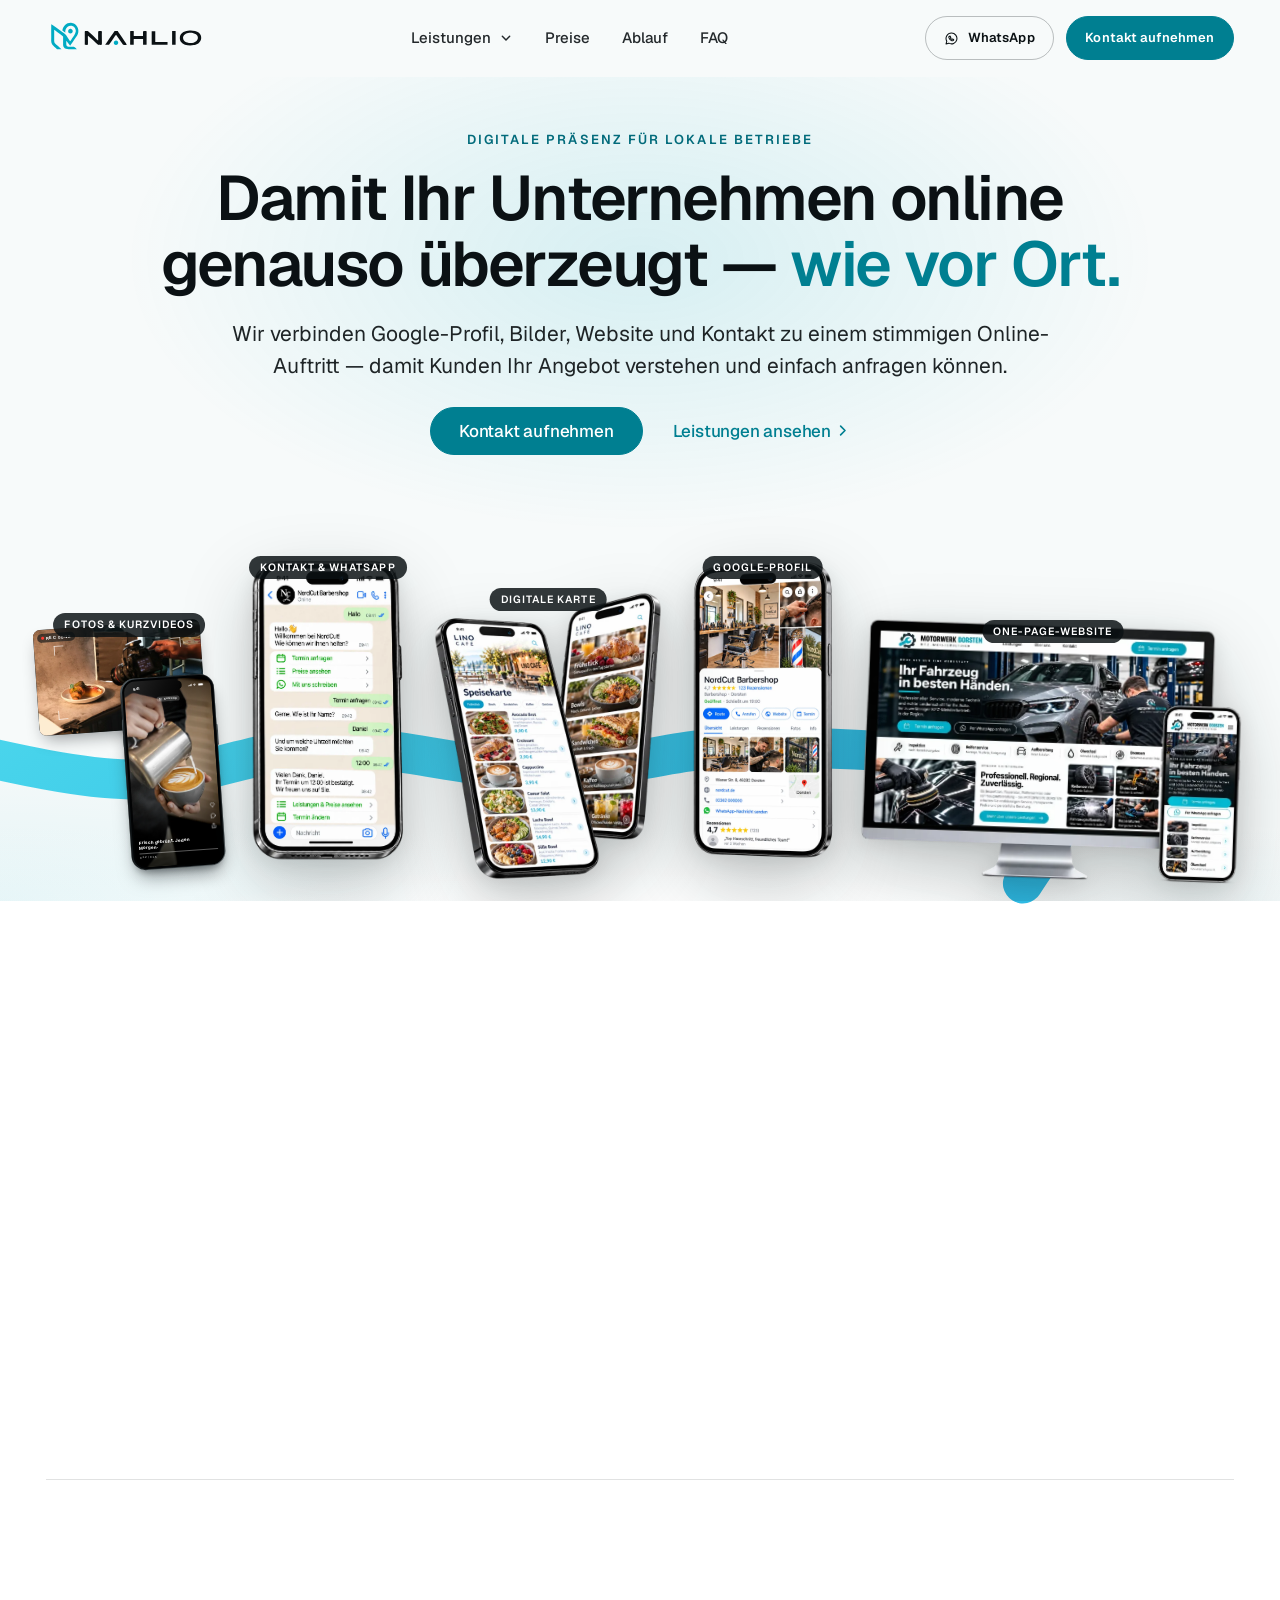
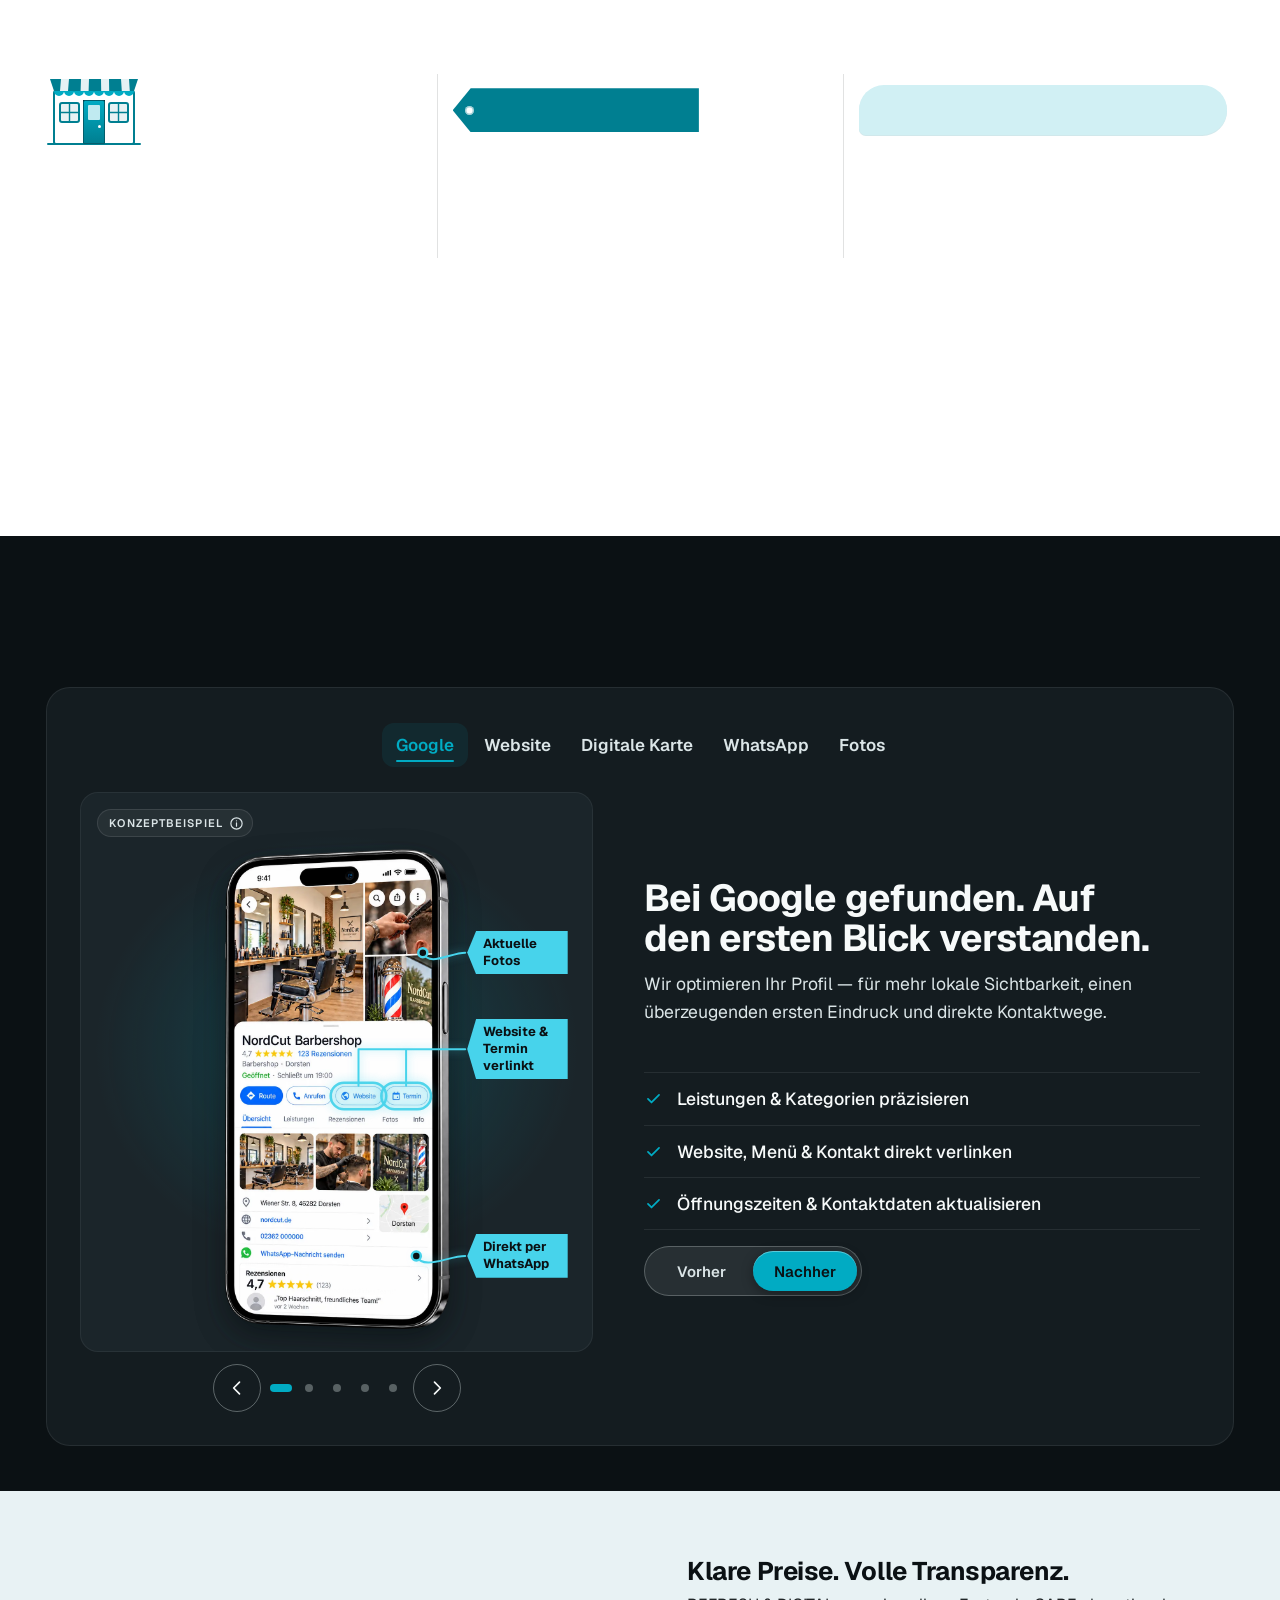
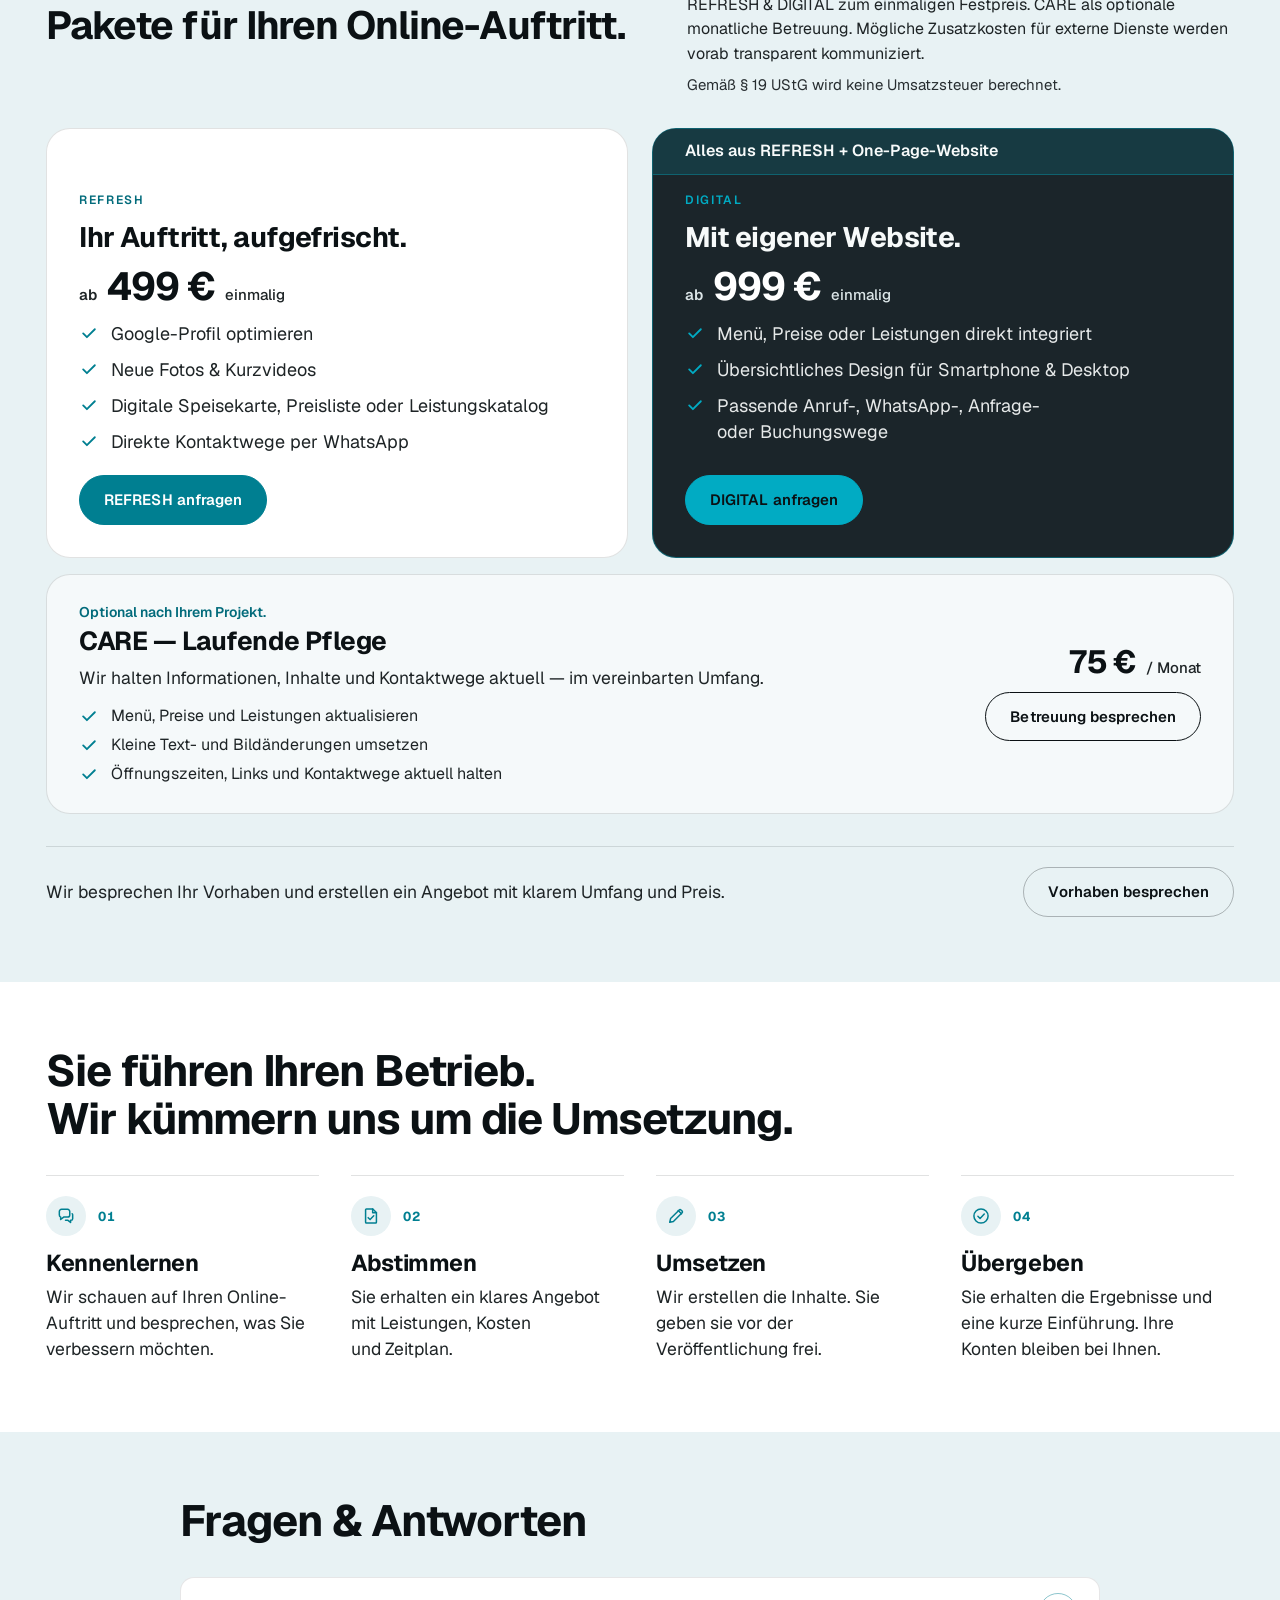
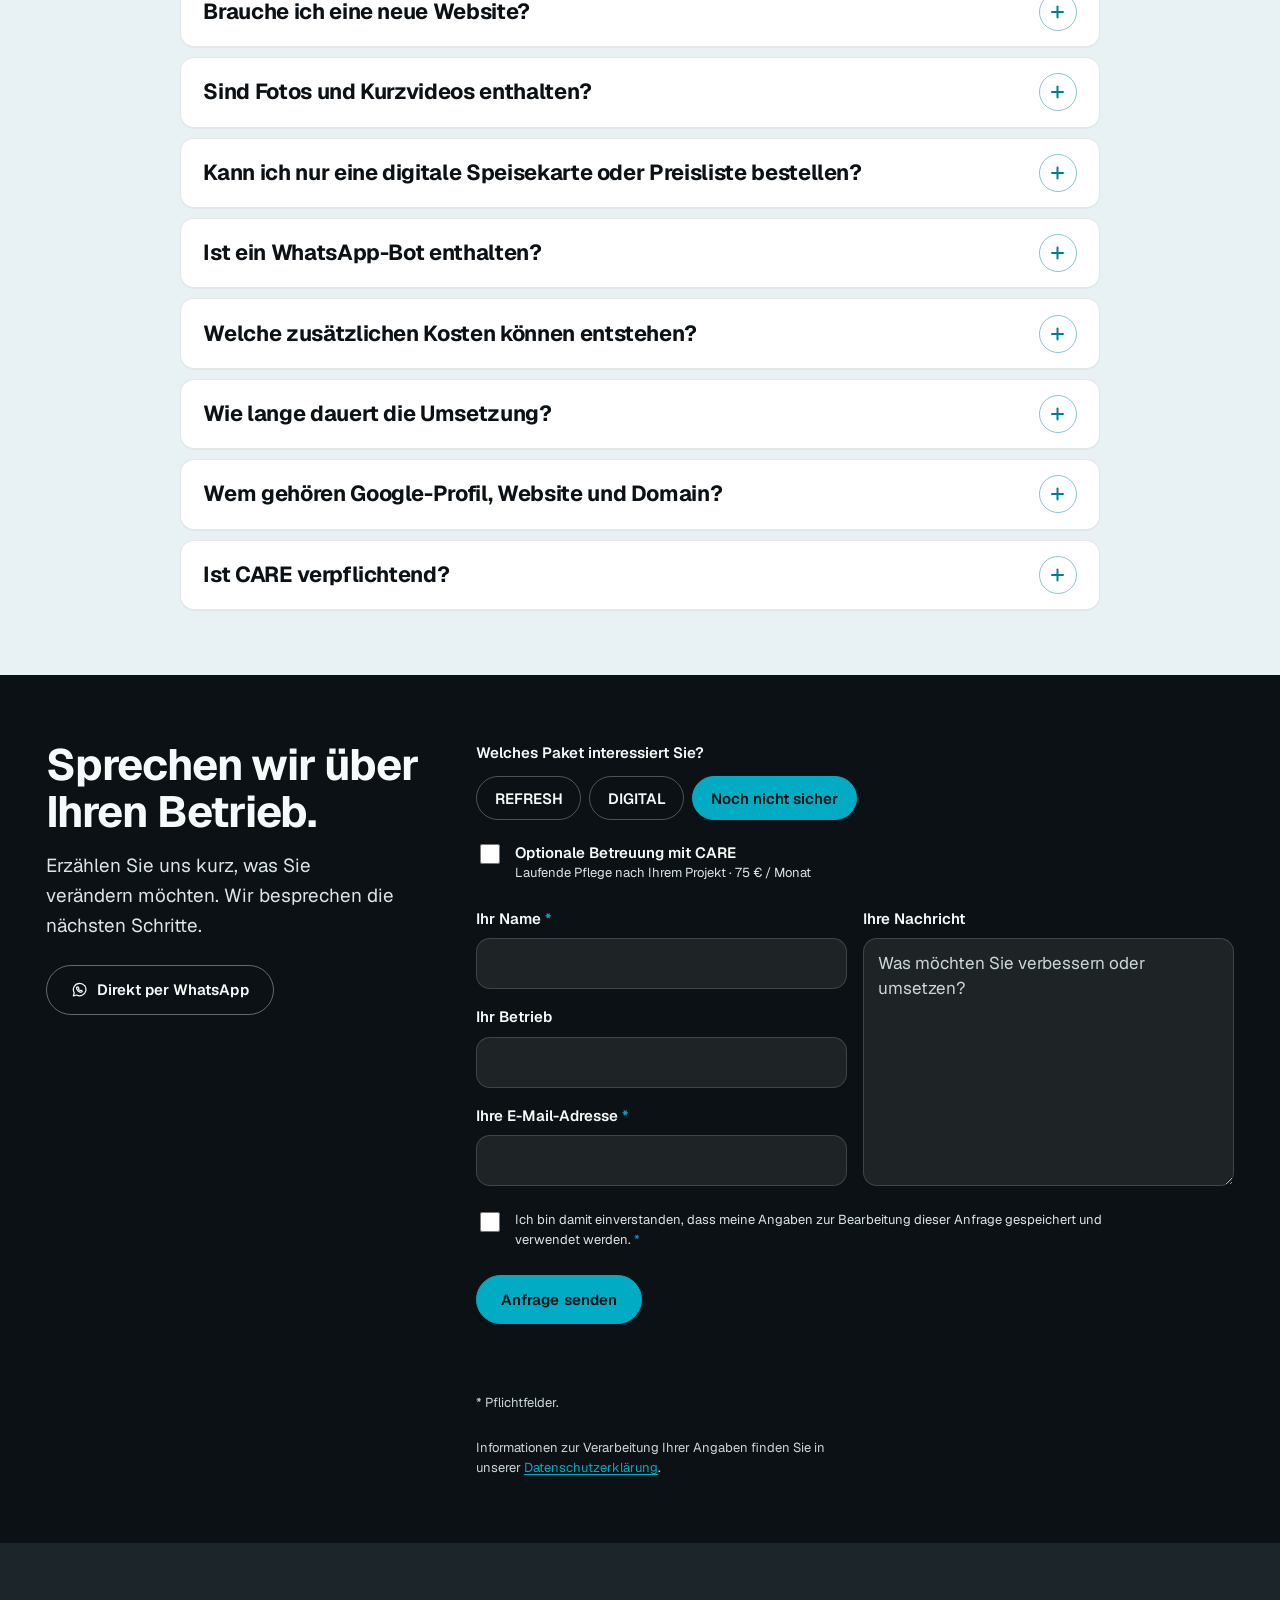
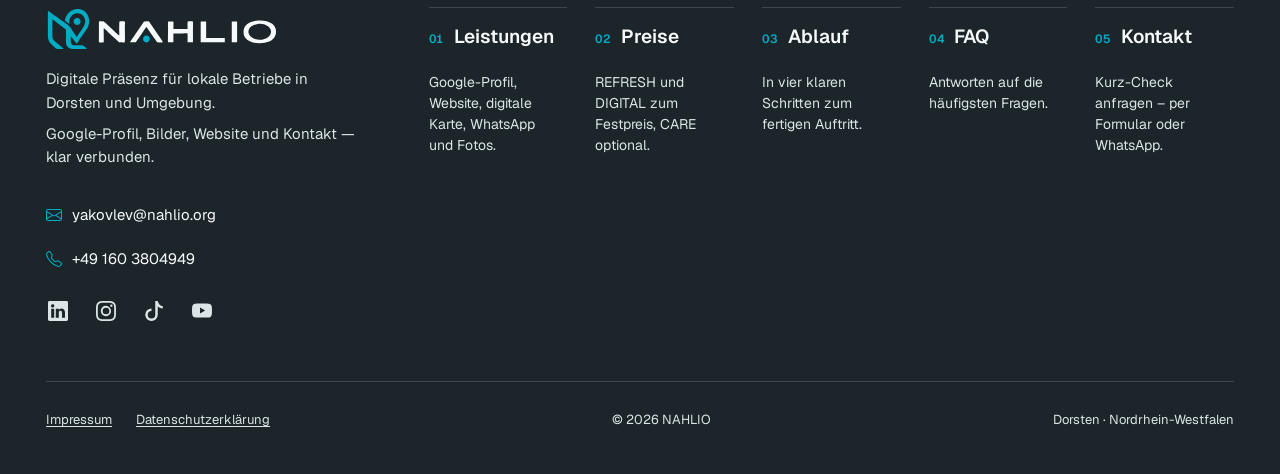
<file: vorschau/index.html>
<!doctype html>
<html lang="de">
<head>
<meta charset="utf-8">
<meta name="robots" content="noindex, nofollow">
<meta name="viewport" content="width=device-width, initial-scale=1, viewport-fit=cover">
<title>NAHLIO — Digitale Präsenz für lokale Betriebe in Dorsten</title>
<meta name="description" content="Google-Profil, frische Fotos, digitale Karten und Websites für Betriebe in Dorsten und Umgebung. Damit Kunden Ihr Angebot verstehen und einfach Kontakt aufnehmen.">
<link rel="canonical" href="https://nahlio.org/">
<meta name="theme-color" content="#0B1114">
<meta property="og:type" content="website">
<meta property="og:locale" content="de_DE">
<meta property="og:site_name" content="NAHLIO">
<meta property="og:title" content="NAHLIO — Digitale Präsenz für lokale Betriebe in Dorsten">
<meta property="og:description" content="Google-Profil, frische Fotos, digitale Karten und Websites für Betriebe in Dorsten und Umgebung. Damit Kunden Ihr Angebot verstehen und einfach Kontakt aufnehmen.">
<meta property="og:url" content="https://nahlio.org/">
<meta name="twitter:card" content="summary_large_image">
<link rel="icon" href="favicon.svg" type="image/svg+xml">
<link rel="icon" href="favicon-32x32.svg" sizes="32x32" type="image/svg+xml">
<link rel="icon" href="favicon-48x48.svg" sizes="48x48" type="image/svg+xml">
<link rel="apple-touch-icon" href="apple-touch-icon.svg">
<link rel="manifest" href="site.webmanifest">
<link rel="preload" href="fonts/geist-latin.woff2" as="font" type="font/woff2" crossorigin>
<link rel="stylesheet" href="css/styles.css?v=d8378fc8c1">
<script>(function(d,w){var c=d.documentElement.classList;c.add('js');try{if(!w.matchMedia('(prefers-reduced-motion: reduce)').matches){c.add('motion-ok');var n=w.performance&&w.performance.getEntriesByType?w.performance.getEntriesByType('navigation')[0]:null;if((!w.location.hash||w.location.hash==='#top')&&(!n||n.type==='navigate'))c.add('hero-intro');}}catch(e){c.add('motion-ok');}w.setTimeout(function(){if(!(w.NAHLIO&&w.NAHLIO.popReady))c.remove('motion-ok','hero-intro');},4000);})(document,window);</script>
</head>
<body>
<a class="skip" href="#inhalt">Direkt zum Inhalt</a>
<header class="nav" data-nav data-state="light">
  <div class="nav__bar">
    <div class="nav__inner shell">
      <a class="nav__logo" href="#top" aria-label="NAHLIO — Startseite"><svg xmlns="http://www.w3.org/2000/svg" viewBox="0 0 1600 519" role="img" aria-label="NAHLIO" class="logo logo--wordmark">
  <path class="logo__type" d="M1432.48 184.25C1462.76 182 1502.46 187.81 1526.39 207.99C1559.88 236.24 1555.58 289.33 1520.03 314.01C1506.62 323.32 1490.66 327.63 1474.78 330.3C1433.56 337.21 1372.14 334.12 1345.88 296.1C1340.73 288.64 1338.02 280.06 1336.66 271.21C1335.5 263.62 1335.52 255.73 1336.73 248.16C1344.17 201.7 1391.67 187.29 1432.48 184.25ZM519.6 283.27C522.12 278.9 520.41 264.07 520.28 258.35C519.95 243.42 519.99 228.34 520.55 213.42C520.81 206.44 519.84 198.38 522.34 191.78C529.47 188.99 548.88 189.75 556.71 190.95C559.6 198.44 557.34 214.85 557.31 223.4C557.21 246.99 558.13 270.54 558.09 294.12C558.08 301.62 558.12 309.12 557.83 316.61C557.69 320.19 558.04 324.14 556.21 327.26C550.56 329.48 536.23 328.1 529.59 328.05C526.63 328.03 522.59 328.77 519.83 327.59C517.68 326.67 515.82 324.02 514.1 322.49C508.27 317.25 502.4 312.03 496.7 306.64C481.7 292.5 466.2 278.9 451.26 264.71C441.09 255.05 431.17 244.2 419.76 236.01C417.31 241.49 418.51 256.7 418.51 263.34C418.51 284.66 419.54 306.1 418.64 327.41C412.36 329.05 393.73 328.87 387.31 327.42C386.48 318.33 387.09 309.07 387.1 299.95C387.13 281.37 387.26 262.78 387.1 244.2C387.01 233.66 387.03 223.12 387.04 212.58C387.04 205.51 386.46 197.85 388.06 190.95C394.65 189.55 402.2 190.47 408.94 190.47C411.88 190.47 415.87 189.77 418.61 190.9C421.52 192.09 424.25 195.82 426.58 197.88C433.2 203.73 439.56 209.85 446.1 215.78C464.27 232.24 481.8 249.41 500 265.85C506.45 271.68 512.65 278.05 519.6 283.27ZM807.14 327.41C802.6 328.75 797.29 328.2 792.51 328.21C784.96 328.22 776.59 328.95 769.21 327.49C745.89 293.9 722.57 260.32 699.25 226.73C691.74 233.08 681.63 251.07 675.51 259.87C659.77 282.5 644.7 305.65 628.6 328.03C616.05 328.03 603.5 328.03 590.95 328.03C591.86 323.6 595.11 319.75 597.67 316.01C602.27 309.25 606.91 302.51 611.57 295.79C628.06 272.02 643.86 247.77 660.6 224.17C666.03 216.52 671.05 208.58 676.4 200.88C678.4 198.01 680.54 193.29 683.43 191.26C685.52 189.79 689.38 190.59 691.84 190.56C696.6 190.5 711.3 189.42 715 190.68C717.59 191.57 719.7 196.45 721.26 198.56C727.56 207.05 733.18 216.08 739.17 224.78C754.35 246.84 768.91 269.29 784.1 291.34C791.29 301.78 802.64 315.87 807.14 327.41ZM874.97 190.55C877.47 198.16 876 220.12 875.93 229.23C875.9 233.06 875.42 236.97 876.55 240.6C907.23 240.6 937.91 240.6 968.59 240.6C969.94 226.65 966.07 204.4 970.36 191.78C976.5 189.05 996.71 189.73 1003.61 190.95C1004.92 195.56 1004.38 201.11 1004.44 205.93C1004.55 216.19 1004.24 226.45 1004.16 236.71C1004 258.62 1004.39 280.54 1004.11 302.44C1004 310.9 1004.76 319.61 1003.85 328.01C992.19 328.01 980.54 328.01 968.88 328.01C968.88 308.67 968.88 289.33 968.88 269.99C961.39 267.75 947.27 269.25 938.95 269.25C918.15 269.25 897.35 269.36 876.55 269.35C874.75 275.32 875.72 282.86 875.72 289.13C875.72 302.07 876.14 315.09 875.63 328.02C864.01 328.02 852.39 328.02 840.77 328.02C839.04 321.09 839.98 312.93 839.98 305.77C839.98 291.63 840.2 277.48 840.38 263.34C840.6 246.7 839.93 230.06 840.18 213.42C840.29 205.92 839.56 197.89 841.21 190.55C852.46 190.55 863.71 190.55 874.97 190.55ZM1293.84 190.49C1293.84 236.32 1293.84 282.14 1293.84 327.96C1282.12 327.96 1270.4 327.96 1258.68 327.96C1258.68 282.14 1258.68 236.32 1258.68 190.49C1270.4 190.49 1282.12 190.49 1293.84 190.49ZM1054.83 191.21C1066.79 191.21 1078.75 191.21 1090.71 191.21C1090.71 227.18 1090.71 263.14 1090.71 299.11C1131.51 299.11 1172.31 299.11 1213.11 299.11C1213.11 308.73 1213.11 318.36 1213.11 327.99C1160.35 327.99 1107.59 327.99 1054.83 327.99C1054.83 282.4 1054.83 236.8 1054.83 191.21ZM1429.27 207.54C1401 211.39 1362.66 230.4 1368.78 265C1369.61 269.7 1371.24 274.18 1373.72 278.28C1382 291.97 1396.05 300.06 1410.73 305.25C1438.98 315.26 1475.26 311.16 1498.9 292.05C1523.4 272.26 1521.59 241.21 1496.46 222.95C1477.55 209.2 1452.23 204.41 1429.27 207.54Z" fill="currentColor" fill-rule="evenodd"/>
  <path class="logo__mark" d="M222.94 346.81C223.1 347.06 223.25 347.32 223.4 347.57C225.9 347.71 228.39 347.85 230.89 347.99C231.03 347.72 231.17 347.45 231.31 347.18C239.9 347.17 248.5 347.16 257.1 347.15C257.24 347.42 257.38 347.69 257.51 347.96C261.95 347.97 266.39 347.97 270.83 347.97C270.97 347.7 271.1 347.43 271.24 347.15C275.06 347.26 279.06 347 282.72 348.35C292.29 351.89 301.44 364.35 308.68 371.5C297.22 372 285.65 371.66 274.15 371.66C265.83 371.66 257.51 371.66 249.19 371.66C223.35 371.66 191.68 377.09 176.82 350.27C174.85 346.71 173.16 343.02 172.27 339.03C170.19 329.73 170.72 320.25 170.72 310.76C170.72 297.45 170.68 284.14 170.81 270.83C170.87 264.73 170.83 258.62 170.82 252.52C170.81 250.04 171.42 246.67 170.46 244.34C169.59 242.22 165.89 240.39 164.11 239.02C158.14 234.44 152.2 229.83 146.26 225.22C125.16 208.89 104.53 191.7 82.79 176.24C80.56 179.54 81.75 186.02 81.75 190.12C81.73 202.32 81.75 214.53 81.75 226.73C81.75 242.54 81.87 258.35 81.76 274.15C81.69 284.2 80.7 294.85 84.55 304.39C88.81 314.92 99.04 321.94 107.36 329.04C117.67 337.84 127.87 346.79 138.07 355.72C143.71 360.66 149.77 365.31 155.01 370.67C149.1 372.9 130.01 371.8 122.72 371.79C118.65 371.79 113.59 372.37 109.77 370.69C102.84 367.66 96.88 360 91.47 354.91C80.04 344.18 66.45 335.06 59.32 320.52C48.91 299.27 52.33 273.93 52.33 250.86C52.33 207.64 51.21 164.26 52.42 121.06C58.35 122.71 64.07 128.33 69.02 131.9C80.81 140.38 92.84 148.54 104.6 157.07C125.01 171.88 145.4 186.74 165.9 201.42C175.52 208.31 186.45 214.86 194.53 223.58C202.25 231.92 207.82 242.07 214.09 251.47C219.64 259.81 225.09 268.23 230.46 276.69C233.77 281.91 236.88 287.64 240.87 292.35C246.19 288.34 255.23 272.1 259.49 265.7C273.13 245.2 294.06 220.08 297.05 195.47C298.58 192.54 298.52 186.97 297.05 183.99C295.64 174.07 292.62 164.59 286.58 156.48C269.06 132.98 235.43 130.53 213.08 148.58C196.4 162.06 191.12 182.39 192.36 203.02C192.3 203.71 192.23 204.4 192.17 205.1C191.55 205.28 190.93 205.46 190.32 205.64C181.33 198.8 172.35 191.96 163.36 185.13C168.98 139.95 210.79 102.19 257.48 109.21C266.38 110.55 274.76 113.7 282.62 117.98C290.33 122.17 297.19 127.66 302.88 134.35C309.23 141.8 314.32 150.23 317.71 159.44C320.26 166.36 322.06 173.62 322.76 180.97C325.68 211.74 315.04 229.14 298.46 253.13C291.66 262.97 284.86 272.8 278.16 282.7C269.64 295.26 260.91 307.73 252.63 320.46C248.96 326.11 245.46 332.09 241.29 337.39C228.39 320.35 215.5 303.31 202.6 286.27C202.06 293.82 202.45 301.52 202.45 309.1C202.45 327.32 202.25 341.74 222.94 346.81ZM266.85 187.21C266.6 187.35 266.36 187.48 266.11 187.62C266.23 189.98 266.34 192.34 266.46 194.7C264 221.69 220.8 218.77 221 190.95C221.12 175.09 237.27 163.86 252.2 169.28C260.36 172.25 264.65 179.31 266.85 187.21ZM699.38 283.31C728.68 283.66 728.34 328.88 698.49 328.39C669.3 327.9 670.04 282.96 699.38 283.31Z" fill="#01ABC3" fill-rule="evenodd"/>
  <path class="logo__mark" d="M297.05 183.99C298.52 186.97 298.58 192.54 297.05 195.47C297.05 191.64 297.05 187.82 297.05 183.99ZM266.85 187.21C266.96 189.56 267.07 191.92 267.18 194.28C266.94 194.42 266.7 194.56 266.46 194.7C266.34 192.34 266.23 189.98 266.11 187.62C266.36 187.48 266.6 187.35 266.85 187.21ZM192.36 203.02C192.6 203.15 192.84 203.29 193.08 203.43C193.23 204.82 193.38 206.21 193.54 207.59C191.79 207.26 191.37 207.09 190.32 205.64C190.93 205.46 191.55 205.28 192.17 205.1C192.23 204.4 192.3 203.71 192.36 203.02ZM222.94 346.81C225.73 346.93 228.52 347.06 231.31 347.18C231.17 347.45 231.03 347.72 230.89 347.99C228.39 347.85 225.9 347.71 223.4 347.57C223.25 347.32 223.1 347.06 222.94 346.81ZM257.1 347.15C261.81 347.15 266.53 347.15 271.24 347.15C271.1 347.43 270.97 347.7 270.83 347.97C266.39 347.97 261.95 347.97 257.51 347.96C257.38 347.69 257.24 347.42 257.1 347.15Z" fill="#01ABC3" fill-rule="evenodd"/>
</svg></a>
      <nav class="nav__links" aria-label="Hauptnavigation">
        <ul class="nav__list"><li class="nav__item nav__item--sub" data-nav-sub><span class="nav__subhead"><a class="nav__link" data-nav-link href="#beispiele">Leistungen</a><button class="nav__subbtn" type="button" aria-expanded="false" aria-controls="nav-sub" data-nav-subbtn><span class="visually-hidden">Leistungen anzeigen</span><svg viewBox="0 0 24 24" aria-hidden="true" focusable="false"><path d="m6.5 9.5 5.5 5.5 5.5-5.5"/></svg></button></span><div class="nav__sub" id="nav-sub" data-nav-subpanel><ul class="nav__sublist"><li><a class="nav__sublink" href="#beispiele" data-show-slide="google"><span class="nav__sublink-ic" aria-hidden="true"><svg viewBox="0 0 24 24" focusable="false"><path class="d" d="M12 21.2s-6.8-6.2-6.8-11.6a6.8 6.8 0 0 1 13.6 0c0 5.4-6.8 11.6-6.8 11.6z"/><path d="M12 21.2s-6.8-6.2-6.8-11.6a6.8 6.8 0 0 1 13.6 0c0 5.4-6.8 11.6-6.8 11.6z"/><path d="m12 6.4 1.05 2.15 2.35.34-1.7 1.66.4 2.34L12 11.8l-2.1 1.1.4-2.34-1.7-1.66 2.35-.34z"/></svg></span><span class="nav__sublink-txt"><b>Google-Profil</b><small>Informationen, Leistungen und Kontakt</small></span></a></li><li><a class="nav__sublink" href="#beispiele" data-show-slide="website"><span class="nav__sublink-ic" aria-hidden="true"><svg viewBox="0 0 24 24" focusable="false"><rect class="d" x="3" y="4.5" width="18" height="15" rx="1.6"/><rect x="3" y="4.5" width="18" height="15" rx="1.6"/><path d="M3 8.5h18M5.6 6.5h.01M7.8 6.5h.01"/><rect x="6" y="11" width="6" height="5.5" rx=".6"/><path d="M14.5 11.6h3.5M14.5 14h3.5M14.5 16.4h2.2"/></svg></span><span class="nav__sublink-txt"><b>One-Page-Website</b><small>Ihr Betrieb auf einer Seite</small></span></a></li><li><a class="nav__sublink" href="#beispiele" data-show-slide="karte"><span class="nav__sublink-ic" aria-hidden="true"><svg viewBox="0 0 24 24" focusable="false"><rect class="d" x="5" y="3" width="14" height="18" rx="1.8"/><rect x="5" y="3" width="14" height="18" rx="1.8"/><path d="M9 7h6M8.2 10.8h5M15.6 10.8h.4M8.2 13.8h5M15.6 13.8h.4M8.2 16.8h5M15.6 16.8h.4"/></svg></span><span class="nav__sublink-txt"><b>Digitale Karte</b><small>Menüs, Preise und Leistungen</small></span></a></li><li><a class="nav__sublink" href="#beispiele" data-show-slide="kontakt"><span class="nav__sublink-ic" aria-hidden="true"><svg viewBox="0 0 24 24" focusable="false"><path class="d" d="M4 5h16v11h-8.4L7 19.8V16H4z"/><path d="M4 5h16v11h-8.4L7 19.8V16H4z"/><path d="M7.4 8.6h9.2M7.4 11.6h4.4"/><path d="m13.4 11.9 1.2 1.2 2.6-2.8"/></svg></span><span class="nav__sublink-txt"><b>Kontakt &amp; WhatsApp</b><small>Einfach schreiben und anfragen</small></span></a></li><li><a class="nav__sublink" href="#beispiele" data-show-slide="fotos"><span class="nav__sublink-ic" aria-hidden="true"><svg viewBox="0 0 24 24" focusable="false"><rect class="d" x="2.5" y="6.5" width="13.5" height="11" rx="1.6"/><rect x="2.5" y="6.5" width="13.5" height="11" rx="1.6"/><path d="m16 10.4 5.5-3v9.2l-5.5-3"/><circle cx="9.2" cy="12" r="2.6"/></svg></span><span class="nav__sublink-txt"><b>Fotos &amp; Kurzvideos</b><small>Ihr Betrieb authentisch im Bild</small></span></a></li></ul></div></li><li class="nav__item"><a class="nav__link" data-nav-link href="#preise">Preise</a></li><li class="nav__item"><a class="nav__link" data-nav-link href="#ablauf">Ablauf</a></li><li class="nav__item"><a class="nav__link" data-nav-link href="#fragen">FAQ</a></li></ul>
      </nav>
      <div class="nav__actions">
        <a class="btn btn--sm btn--wa nav__wa" href="https://wa.me/491603804949?text=Hallo%20NAHLIO%2C%20ich%20m%C3%B6chte%20meinen%20Online-Auftritt%20verbessern%20und%20mein%20Vorhaben%20mit%20Ihnen%20besprechen."><svg class="wa-ico" viewBox="0 0 24 24" aria-hidden="true" focusable="false"><path d="M12 3.2a8.7 8.7 0 0 0-7.5 13.1L3.3 20.7l4.5-1.2A8.7 8.7 0 1 0 12 3.2z"/><path d="M9.2 8.6c.2-.4.5-.4.8-.3l.9 2c0 .3-.3.6-.5.8.5 1 1.3 1.8 2.3 2.3.2-.2.5-.6.8-.5l2 .9c.1.3.1.6-.2 1-.5.8-1.5 1-2.6.7-2.4-.7-4.2-2.5-4.9-4.9-.3-1 0-1.6.4-2z"/></svg><span>WhatsApp</span></a>
        <a class="btn btn--sm nav__cta" href="#kontakt">Kontakt aufnehmen</a>
      </div>
      <button class="nav__toggle" type="button" data-nav-toggle
              aria-expanded="false" aria-controls="nav-panel"
              aria-label="Menü öffnen" data-label-open="Menü öffnen" data-label-close="Menü schließen">
        <span class="nav__toggle-bars" aria-hidden="true"></span>
      </button>
    </div>
  </div>
  <nav class="nav__panel" id="nav-panel" aria-label="Hauptnavigation" hidden>
    <div class="nav__panel-group" data-nav-panel-sub><span class="nav__panel-row"><a class="nav__panel-link" data-nav-panel-link href="#beispiele">Leistungen</a><button class="nav__panel-subbtn" type="button" aria-expanded="false" aria-controls="nav-panel-sub" data-nav-panel-subbtn><span class="visually-hidden">Leistungen anzeigen</span><svg viewBox="0 0 24 24" aria-hidden="true" focusable="false"><path d="m6.5 9.5 5.5 5.5 5.5-5.5"/></svg></button></span><ul class="nav__panel-sub" id="nav-panel-sub" hidden><li><a class="nav__panel-sublink" href="#beispiele" data-show-slide="google"><span class="nav__panel-sublink-ic" aria-hidden="true"><svg viewBox="0 0 24 24" focusable="false"><path class="d" d="M12 21.2s-6.8-6.2-6.8-11.6a6.8 6.8 0 0 1 13.6 0c0 5.4-6.8 11.6-6.8 11.6z"/><path d="M12 21.2s-6.8-6.2-6.8-11.6a6.8 6.8 0 0 1 13.6 0c0 5.4-6.8 11.6-6.8 11.6z"/><path d="m12 6.4 1.05 2.15 2.35.34-1.7 1.66.4 2.34L12 11.8l-2.1 1.1.4-2.34-1.7-1.66 2.35-.34z"/></svg></span><span class="nav__panel-sublink-txt"><b>Google-Profil</b><small>Informationen, Leistungen und Kontakt</small></span></a></li><li><a class="nav__panel-sublink" href="#beispiele" data-show-slide="website"><span class="nav__panel-sublink-ic" aria-hidden="true"><svg viewBox="0 0 24 24" focusable="false"><rect class="d" x="3" y="4.5" width="18" height="15" rx="1.6"/><rect x="3" y="4.5" width="18" height="15" rx="1.6"/><path d="M3 8.5h18M5.6 6.5h.01M7.8 6.5h.01"/><rect x="6" y="11" width="6" height="5.5" rx=".6"/><path d="M14.5 11.6h3.5M14.5 14h3.5M14.5 16.4h2.2"/></svg></span><span class="nav__panel-sublink-txt"><b>One-Page-Website</b><small>Ihr Betrieb auf einer Seite</small></span></a></li><li><a class="nav__panel-sublink" href="#beispiele" data-show-slide="karte"><span class="nav__panel-sublink-ic" aria-hidden="true"><svg viewBox="0 0 24 24" focusable="false"><rect class="d" x="5" y="3" width="14" height="18" rx="1.8"/><rect x="5" y="3" width="14" height="18" rx="1.8"/><path d="M9 7h6M8.2 10.8h5M15.6 10.8h.4M8.2 13.8h5M15.6 13.8h.4M8.2 16.8h5M15.6 16.8h.4"/></svg></span><span class="nav__panel-sublink-txt"><b>Digitale Karte</b><small>Menüs, Preise und Leistungen</small></span></a></li><li><a class="nav__panel-sublink" href="#beispiele" data-show-slide="kontakt"><span class="nav__panel-sublink-ic" aria-hidden="true"><svg viewBox="0 0 24 24" focusable="false"><path class="d" d="M4 5h16v11h-8.4L7 19.8V16H4z"/><path d="M4 5h16v11h-8.4L7 19.8V16H4z"/><path d="M7.4 8.6h9.2M7.4 11.6h4.4"/><path d="m13.4 11.9 1.2 1.2 2.6-2.8"/></svg></span><span class="nav__panel-sublink-txt"><b>Kontakt &amp; WhatsApp</b><small>Einfach schreiben und anfragen</small></span></a></li><li><a class="nav__panel-sublink" href="#beispiele" data-show-slide="fotos"><span class="nav__panel-sublink-ic" aria-hidden="true"><svg viewBox="0 0 24 24" focusable="false"><rect class="d" x="2.5" y="6.5" width="13.5" height="11" rx="1.6"/><rect x="2.5" y="6.5" width="13.5" height="11" rx="1.6"/><path d="m16 10.4 5.5-3v9.2l-5.5-3"/><circle cx="9.2" cy="12" r="2.6"/></svg></span><span class="nav__panel-sublink-txt"><b>Fotos &amp; Kurzvideos</b><small>Ihr Betrieb authentisch im Bild</small></span></a></li></ul></div><a class="nav__panel-link" data-nav-panel-link href="#preise">Preise</a><a class="nav__panel-link" data-nav-panel-link href="#ablauf">Ablauf</a><a class="nav__panel-link" data-nav-panel-link href="#fragen">FAQ</a>
    <div class="nav__panel-cta">
      <a class="btn" href="#kontakt">Kontakt aufnehmen</a>
      <a class="btn btn--wa" href="https://wa.me/491603804949?text=Hallo%20NAHLIO%2C%20ich%20m%C3%B6chte%20meinen%20Online-Auftritt%20verbessern%20und%20mein%20Vorhaben%20mit%20Ihnen%20besprechen."><svg class="wa-ico" viewBox="0 0 24 24" aria-hidden="true" focusable="false"><path d="M12 3.2a8.7 8.7 0 0 0-7.5 13.1L3.3 20.7l4.5-1.2A8.7 8.7 0 1 0 12 3.2z"/><path d="M9.2 8.6c.2-.4.5-.4.8-.3l.9 2c0 .3-.3.6-.5.8.5 1 1.3 1.8 2.3 2.3.2-.2.5-.6.8-.5l2 .9c.1.3.1.6-.2 1-.5.8-1.5 1-2.6.7-2.4-.7-4.2-2.5-4.9-4.9-.3-1 0-1.6.4-2z"/></svg><span>WhatsApp</span></a>
    </div>
  </nav>
</header>
<main id="inhalt">
<div class="pageline" data-pageline aria-hidden="true"><svg class="pageline__svg" focusable="false" preserveAspectRatio="xMinYMin meet"><path class="pageline__main" data-line-main d=""/></svg></div><div class="opening"><div class="opening__surface" aria-hidden="true"></div>
<section class="hero" id="top" data-nav-theme="light" aria-labelledby="hero-titel">
  <div class="hero__glow" aria-hidden="true"></div>
  <div class="hero__stage">
    <div class="shell hero__copy">
      <p class="hero__eyebrow">DIGITALE PRÄSENZ FÜR LOKALE BETRIEBE</p>
      <h1 class="hero__title" id="hero-titel"><span class="hero__phrase">Damit Ihr Unternehmen online genauso überzeugt — </span><span class="hero__hl">wie vor Ort.</span></h1>
      <p class="hero__sub">Wir verbinden Google-Profil, Bilder, Website und Kontakt zu einem stimmigen Online-Auftritt — damit Kunden Ihr Angebot verstehen und einfach anfragen können.</p>
      <div class="hero__actions">
        <a class="btn btn--brand hero__cta" href="#kontakt">Kontakt aufnehmen</a>
        <a class="hero__more" href="#beispiele">Leistungen ansehen<svg viewBox="0 0 24 24" aria-hidden="true" focusable="false"><path d="M9 5l7 7-7 7"/></svg></a>
      </div>
    </div>
    <div class="hero__scene" data-hero-scene aria-hidden="true"><div class="hero__art"><div class="art art--fotos art--sz" data-hero-device="fotos" data-hero-order="0" style="--ar:0.7"><div class="art__visual"><div class="sz sz--fotos sz--hero" style="--arn:0.7"><div class="sz__in"><div class="ft-shot"><img class="ft-shot__img" src="img/sz-dreh.webp" alt="" decoding="async"><span class="ft-rec"><i></i>REC <span>00:12</span></span><span class="ft-corners" aria-hidden="true"></span></div><div class="dv-phone dv-phone--clip sz__phone"><i class="dv-phone__btn" aria-hidden="true"></i><div class="dv-phone__screen"><div class="dv-sb dv-sb--light" aria-hidden="true"><span class="dv-sb__t">9:41</span><span class="dv-sb__i"><svg class="dv-sb__sig" viewBox="0 0 18 12" aria-hidden="true"><rect x="0" y="8" width="3" height="4" rx=".8"/><rect x="5" y="5.5" width="3" height="6.5" rx=".8"/><rect x="10" y="3" width="3" height="9" rx=".8"/><rect x="15" y="0" width="3" height="12" rx=".8"/></svg><svg class="dv-sb__wifi" viewBox="0 0 16 12" aria-hidden="true"><path d="M8 11.6 5.7 9.2a3.3 3.3 0 0 1 4.6 0z"/><path d="M3.3 6.9a6.6 6.6 0 0 1 9.4 0l-1.5 1.5a4.5 4.5 0 0 0-6.4 0z"/><path d="M.9 4.5a10 10 0 0 1 14.2 0l-1.5 1.5a7.9 7.9 0 0 0-11.2 0z"/></svg><svg class="dv-sb__bat" viewBox="0 0 27 13" aria-hidden="true"><rect x=".6" y=".6" width="22.8" height="11.8" rx="3.4" fill="none" stroke="currentColor" stroke-opacity=".38" stroke-width="1.1"/><rect x="2.3" y="2.3" width="19.4" height="8.4" rx="2"/><path d="M24.8 4.4v4.2c.9-.3 1.5-1.1 1.5-2.1s-.6-1.8-1.5-2.1z" fill-opacity=".4"/></svg></span></div><div class="cl">
  <img class="cl__img" src="img/sz-latte.webp" alt="" decoding="async"><span class="cl__shade"></span>
  <span class="cl__top"><span class="cl__badge"><svg class="ic" viewBox="0 0 24 24" aria-hidden="true" focusable="false"><rect x="3.5" y="4.5" width="17" height="15" rx="2.4"/><path d="m10 9.2 5 2.8-5 2.8z"/></svg>Kurzclip</span></span>
  <span class="cl__side"><svg class="ic" viewBox="0 0 24 24" aria-hidden="true" focusable="false"><path d="M12 20s-7.5-4.4-7.5-10.2A4.3 4.3 0 0 1 12 7.2a4.3 4.3 0 0 1 7.5 2.6C19.5 15.6 12 20 12 20z"/></svg><svg class="ic" viewBox="0 0 24 24" aria-hidden="true" focusable="false"><path d="M20 12a8 8 0 0 1-11.6 7.1L4 20l.9-4.1A8 8 0 1 1 20 12z"/></svg><svg class="ic" viewBox="0 0 24 24" aria-hidden="true" focusable="false"><path d="M12 15V3.5M7.5 8 12 3.5 16.5 8"/><path d="M5 12.5V20h14v-7.5"/></svg></span>
  <div class="cl__bottom"><span class="cl__cap">Frisch gebrüht. Jeden Morgen.</span>
    <span class="cl__bar"><i></i></span><span class="cl__time">0:12 / 0:15</span></div>
</div></div><span class="dv-phone__island" aria-hidden="true"></span><span class="dv-phone__glare" aria-hidden="true"></span></div><div class="sz__float ft-chips"><span class="ft-chip"><svg class="ic" viewBox="0 0 24 24" aria-hidden="true" focusable="false"><rect x="3.5" y="6.5" width="13" height="13" rx="2.2"/><path d="M7.5 3.5h11a2 2 0 0 1 2 2v11"/></svg><span>15–20 bearbeitete Fotos</span></span><span class="ft-chip"><svg class="ic" viewBox="0 0 24 24" aria-hidden="true" focusable="false"><rect x="3.5" y="4.5" width="17" height="15" rx="2.4"/><path d="m10 9.2 5 2.8-5 2.8z"/></svg><span>Kurzclips à 15 Sekunden</span></span></div></div></div></div><span class="art__tag">FOTOS &amp; KURZVIDEOS</span></div><div class="art art--kontakt" data-hero-device="kontakt" data-hero-order="1" style="--ar:0.52"><div class="art__visual"><div class="hero-asset"><span class="hero-asset__device hero-asset__device--kontakt" style="--asset-h:1.04599053;--asset-cx:50.13368984%;--asset-cy:50.35663338%;--asset-y:50.04868549%"><img class="art__img" src="img/nordcut-whatsapp-confirmation.webp" sizes="(min-width: 64em) 26vw, 80vw" width="1122" height="1402" alt="" decoding="async"></span></div></div><span class="art__tag">KONTAKT &amp; WHATSAPP</span></div><div class="art art--karte" data-hero-device="karte" data-hero-order="2" style="--ar:560/706"><div class="art__visual"><img class="art__img" src="img/karte-lino-560.webp" srcset="img/karte-lino-560.webp 560w, img/karte-lino-1000.webp 1000w" sizes="(min-width: 64em) 26vw, 80vw" width="560" height="706" alt="" decoding="async"></div><span class="art__tag">DIGITALE KARTE</span></div><div class="art art--google" data-hero-device="google" data-hero-order="3" style="--ar:0.48"><div class="art__visual"><div class="hero-asset"><span class="hero-asset__device hero-asset__device--google" style="--asset-h:1.02127660;--asset-cx:50.09765625%;--asset-cy:50.00000000%;--asset-y:50.00000000%"><img class="art__img" src="img/nordcut-google-nachher.webp" sizes="(min-width: 64em) 26vw, 80vw" width="1024" height="1536" alt="" decoding="async"></span></div></div><span class="art__tag">GOOGLE-PROFIL</span></div><div class="art art--website" data-hero-device="website" data-hero-order="4" style="--ar:720/486"><div class="art__visual"><img class="art__img" src="img/website-motorwerk-720.webp" srcset="img/website-motorwerk-720.webp 720w, img/website-motorwerk-1280.webp 1280w" sizes="(min-width: 64em) 26vw, 80vw" width="720" height="486" alt="" decoding="async" fetchpriority="high"></div><span class="art__tag">ONE-PAGE-WEBSITE</span></div></div></div>
  </div>
</section>
<section class="section customer-path" id="kundenweg" data-theme="white" data-nav-theme="light" aria-labelledby="kundenweg-titel">
  
  <div class="shell">
    <div class="customer-path__in">
      <header class="customer-path__head" data-pop="rise">
        <p class="t-label">So finden Kunden zu Ihnen</p>
        <h2 class="t-h2 customer-path__title" id="kundenweg-titel">Der erste Eindruck entsteht oft schon <span class="customer-path__highlight">online</span>.</h2>
        <p class="customer-path__support">Vom ersten Finden bis zur Empfehlung – jeder Kontaktpunkt zählt.</p>
      </header>
      <ol class="customer-path__list" role="list"><li class="customer-path__stage" data-pop="stage"><span class="customer-path__number" aria-hidden="true">01</span><span class="customer-path__icon" aria-hidden="true"><svg aria-hidden="true" focusable="false" xmlns="http://www.w3.org/2000/svg" width="32" height="32" viewBox="0 0 32 32" fill="none" stroke="currentColor" stroke-width="1.9" stroke-linecap="round" stroke-linejoin="round"><circle cx="14" cy="14" r="9.5" fill="currentColor" fill-opacity=".16"/><path d="m21.2 21.2 6.3 6.3"/><path d="M14 19.4s-4.1-3.6-4.1-6.7a4.1 4.1 0 0 1 8.2 0c0 3.1-4.1 6.7-4.1 6.7z" fill="currentColor"/><circle cx="14" cy="12.7" r="1.45" fill="#fff" stroke="none"/></svg></span><h3 class="customer-path__stage-title">Gefunden werden</h3><p class="customer-path__caption">Google &amp; Maps</p><span class="customer-path__connector" aria-hidden="true"></span></li><li class="customer-path__stage" data-pop="stage"><span class="customer-path__number" aria-hidden="true">02</span><span class="customer-path__icon" aria-hidden="true"><svg aria-hidden="true" focusable="false" xmlns="http://www.w3.org/2000/svg" width="32" height="32" viewBox="0 0 32 32" fill="none" stroke="currentColor" stroke-width="1.9" stroke-linecap="round" stroke-linejoin="round"><rect x="3.5" y="6" width="20.5" height="16.5" rx="3" fill="currentColor" fill-opacity=".16"/><path d="m6.6 19.6 4.6-5.1 3.4 3.3 2.6-2.5 2.8 3.4"/><circle cx="10.2" cy="10.8" r="1.7"/><circle cx="23.6" cy="22.6" r="6.1" fill="#fff"/><path d="m23.6 19.2 1.05 2.15 2.35.34-1.7 1.66.4 2.34-2.1-1.1-2.1 1.1.4-2.34-1.7-1.66 2.35-.34z" fill="currentColor" stroke="none"/></svg></span><h3 class="customer-path__stage-title">Vertrauen gewinnen</h3><p class="customer-path__caption">Fotos &amp; Bewertungen</p><span class="customer-path__connector" aria-hidden="true"></span></li><li class="customer-path__stage" data-pop="stage"><span class="customer-path__number" aria-hidden="true">03</span><span class="customer-path__icon" aria-hidden="true"><svg aria-hidden="true" focusable="false" xmlns="http://www.w3.org/2000/svg" width="32" height="32" viewBox="0 0 32 32" fill="none" stroke="currentColor" stroke-width="1.9" stroke-linecap="round" stroke-linejoin="round"><rect x="4.5" y="3.5" width="16.5" height="24.5" rx="2.6" fill="currentColor" fill-opacity=".16"/><path d="M8.6 9h8.3M8.6 13.4h8.3M8.6 17.8h4.6"/><path d="M18.6 17.6h6.5c.4 0 .8.2 1 .5l2.3 3c.3.4.3.9 0 1.2l-2.3 3c-.2.3-.6.5-1 .5h-6.5c-.7 0-1.3-.6-1.3-1.3v-5.6c0-.7.6-1.3 1.3-1.3z" fill="#fff"/><circle cx="24.9" cy="21.7" r="1" fill="currentColor" stroke="none"/><path d="M20.4 21.7h1.9"/></svg></span><h3 class="customer-path__stage-title">Angebot verstehen</h3><p class="customer-path__caption">Leistungen, Preise &amp; Menü</p><span class="customer-path__connector" aria-hidden="true"></span></li><li class="customer-path__stage" data-pop="stage"><span class="customer-path__number" aria-hidden="true">04</span><span class="customer-path__icon" aria-hidden="true"><svg aria-hidden="true" focusable="false" xmlns="http://www.w3.org/2000/svg" width="32" height="32" viewBox="0 0 32 32" fill="none" stroke="currentColor" stroke-width="1.9" stroke-linecap="round" stroke-linejoin="round"><path d="M27.2 15.4a10.6 10.6 0 0 1-15.5 9.4L4.8 27l2.2-6.1A10.6 10.6 0 1 1 27.2 15.4z" fill="currentColor" fill-opacity=".16"/><path d="M12.4 10.9c.4-.6.9-.7 1.3-.5l1.5 1.7c.2.4 0 .9-.3 1.2l-.6.6a7.6 7.6 0 0 0 3.3 3.3l.6-.6c.3-.3.8-.5 1.2-.3l1.7 1.5c.2.4.1.9-.5 1.3-1.1.7-2.4.8-3.7.2a10.4 10.4 0 0 1-4.8-4.8c-.6-1.3-.5-2.7.3-3.6z" fill="currentColor" stroke="none"/></svg></span><h3 class="customer-path__stage-title">Kontakt aufnehmen</h3><p class="customer-path__caption">WhatsApp, Anruf &amp; Anfrage</p><span class="customer-path__connector" aria-hidden="true"></span></li><li class="customer-path__stage" data-pop="stage"><span class="customer-path__number" aria-hidden="true">05</span><span class="customer-path__icon" aria-hidden="true"><svg aria-hidden="true" focusable="false" xmlns="http://www.w3.org/2000/svg" width="32" height="32" viewBox="0 0 32 32" fill="none" stroke="currentColor" stroke-width="1.9" stroke-linecap="round" stroke-linejoin="round"><path d="M14.4 26.2S5 20.6 5 13.8a5.1 5.1 0 0 1 9.4-2.8 5.1 5.1 0 0 1 9.4 2.8c0 1.1-.2 2.1-.6 3.1" fill="currentColor" fill-opacity=".16"/><path d="M18.4 22.6h9.1M23.8 18.9l3.7 3.7-3.7 3.7"/></svg></span><h3 class="customer-path__stage-title">Weiterempfehlen</h3><p class="customer-path__caption">Bewertungen &amp; Empfehlungen</p></li></ol>
    </div>
  </div>
</section>
</div>
<div class="journey" data-journey>
<section class="blick" id="blick" data-theme="white" data-nav-theme="light" aria-labelledby="blick-titel">
  
  <div class="shell">
    <header class="blick__head" data-pop="rise">
      <div class="blick__headtext">
        <h2 class="blick__title" id="blick-titel">Finden Ihre Kunden online die richtigen Antworten?</h2>
      </div>
      
    </header>
    <ol class="qa-list"><li class="qa qa--angebot"><div class="qa__q"><span class="qa__shop" aria-hidden="true"><svg class="qa__shop-svg" viewBox="0 0 96 72" focusable="false"><rect class="sh-wall" x="8" y="17" width="80" height="53" rx="2"/><rect class="sh-win" x="14" y="29" width="19" height="19" rx="2"/><rect class="sh-win" x="63" y="29" width="19" height="19" rx="2"/><path class="sh-mull" d="M23.5 29v19M14 38.5h19M72.5 29v19M63 38.5h19"/><rect class="sh-in" x="37" y="26" width="22" height="44"/><path class="sh-awn" d="M4 5h88l-4 12H8z"/><path class="sh-stripe" d="M15 5h8l-1 12h-8zM35 5h8l-.4 12h-8zM55 5h8l.2 12h-8zM75 5h8l.8 12h-8z"/><path class="sh-scal" d="M8 17a5 5 0 0 0 10 0a5 5 0 0 0 10 0a5 5 0 0 0 10 0a5 5 0 0 0 10 0a5 5 0 0 0 10 0a5 5 0 0 0 10 0a5 5 0 0 0 10 0a5 5 0 0 0 10 0z"/><path class="sh-ground" d="M2 70h92"/></svg><span class="qa__door"><i></i></span></span><div class="qa__exit"><h3 class="qa__title">„Was bieten Sie an?“</h3></div></div><div class="qa__a"><p class="qa__body">Ihr Angebot auf einen Blick — mit Leistungen, Fotos und kurzen Beschreibungen.</p><a class="qa__link" href="#beispiele" data-show-slide="website">Beispiel: One-Page-Website<svg viewBox="0 0 24 24" aria-hidden="true" focusable="false"><path d="m9 5 7 7-7 7"/></svg></a></div></li><li class="qa qa--preise"><div class="qa__q"><div class="qa__tag"><div class="qa__tag-in"><span class="qa__tag-face qa__tag-front" aria-hidden="true"><span class="qa__euro" style="--e:0">€</span><span class="qa__euro" style="--e:1">€</span><span class="qa__euro" style="--e:2">€</span></span><h3 class="qa__tag-face qa__tag-back qa__title">„Was kostet das?“</h3></div></div></div><div class="qa__a"><p class="qa__body">Leistungen und Preise — ohne langes Suchen.</p><a class="qa__link" href="#beispiele" data-show-slide="karte">Beispiel: Digitale Karte<svg viewBox="0 0 24 24" aria-hidden="true" focusable="false"><path d="m9 5 7 7-7 7"/></svg></a></div></li><li class="qa qa--kontakt"><div class="qa__q"><h3 class="qa__title qa__msg" data-qa-chars>„Wie kann ich Sie erreichen?“</h3></div><div class="qa__a"><p class="qa__body">Anrufen, schreiben oder einen Termin anfragen — ohne Umwege.</p><a class="qa__link" href="#beispiele" data-show-slide="kontakt">Beispiel: Kontakt &amp; WhatsApp<svg viewBox="0 0 24 24" aria-hidden="true" focusable="false"><path d="m9 5 7 7-7 7"/></svg></a></div></li></ol>
  </div>
</section>
<section class="uebergang" data-theme="white" data-nav-theme="light" aria-labelledby="uebergang-titel">
  
  <div class="shell uebergang__in" >
    <div class="uebergang__card" data-pop="rise">
      <p class="uebergang__eyebrow">UNSERE ANTWORT</p>
      <h2 class="uebergang__title" id="uebergang-titel">Ihr <span class="nw">Online-Auftritt</span> als <span class="uebergang__hl">Aushängeschild</span> Ihres Betriebs.</h2>
      <p class="uebergang__statement">Wir bringen Ihr Angebot auf den Punkt, zeigen Ihren Betrieb authentisch und machen den Kontakt einfach. <span class="nw">Google-Profil</span>, Bilder, digitale Karte und Website greifen dabei sinnvoll ineinander.</p>
    </div>
  </div>
</section>
<section class="zoom" id="beispiele" data-zoom data-theme="dark" data-nav-theme="dark" aria-labelledby="sc-intro-title">
  <header class="sc__intro" data-pop="rise">
    <p class="sc__intro-label">Unsere Leistungen</p>
    <h2 class="sc__intro-title" id="sc-intro-title">So gestalten wir Ihren Online-Auftritt.</h2>
  </header>
  <div class="sc" data-pop="rise">
    <div class="sc__card">
      <div class="sc__tabs" role="tablist" aria-label="Beispiel auswählen" data-sc-tabs><button class="sc__tab" type="button" role="tab" id="sc-tab-google" data-key="google" aria-controls="sc-panel" aria-selected="true" tabindex="0">Google</button><button class="sc__tab" type="button" role="tab" id="sc-tab-website" data-key="website" aria-controls="sc-panel" aria-selected="false" tabindex="-1">Website</button><button class="sc__tab" type="button" role="tab" id="sc-tab-karte" data-key="karte" aria-controls="sc-panel" aria-selected="false" tabindex="-1">Digitale Karte</button><button class="sc__tab" type="button" role="tab" id="sc-tab-kontakt" data-key="kontakt" aria-controls="sc-panel" aria-selected="false" tabindex="-1">WhatsApp</button><button class="sc__tab" type="button" role="tab" id="sc-tab-fotos" data-key="fotos" aria-controls="sc-panel" aria-selected="false" tabindex="-1">Fotos</button></div>
      <div class="sc__panel" id="sc-panel" role="tabpanel" aria-labelledby="sc-tab-google" tabindex="0" data-sc-panel>
        <div class="sc__stack sc__text"><div class="sc__item sc__copy is-active" data-sc-item data-key="google" style="--k:0"><h3 class="sc__h">Bei Google gefunden. Auf den ersten Blick verstanden.</h3><p class="sc__p">Wir optimieren Ihr Profil — für mehr lokale Sichtbarkeit, einen überzeugenden ersten Eindruck und direkte Kontaktwege.</p></div><div class="sc__item sc__copy" data-sc-item data-key="website" style="--k:1"><h3 class="sc__h">Ihr Betrieb. Alles auf einer Seite.</h3><p class="sc__p">Wir gestalten Ihren Webauftritt — mit Bildern, Angeboten und direkten Kontaktwegen. Ihre digitale Menü-, Preis- oder Servicekarte ist integriert.</p></div><div class="sc__item sc__copy" data-sc-item data-key="karte" style="--k:2"><h3 class="sc__h">Ihr Angebot. Auf einen Blick.</h3><p class="sc__p">Wir erstellen digitale Speisekarten, Preislisten und Leistungskataloge — damit Kunden schnell finden, was zu ihnen passt.</p></div><div class="sc__item sc__copy" data-sc-item data-key="kontakt" style="--k:3"><h3 class="sc__h">Aus einer Frage wird eine Anfrage.</h3><p class="sc__p">Preise klären, Termine anfragen oder direkt mit Ihnen schreiben — alles in WhatsApp.</p></div><div class="sc__item sc__copy" data-sc-item data-key="fotos" style="--k:4"><h3 class="sc__h">Ihr Betrieb. Echt im Bild.</h3><p class="sc__p">Wir fotografieren und filmen bei Ihnen vor Ort — Räume, Angebote und Ihre Arbeit im Detail.</p></div></div>
        <div class="sc__media">
          <div class="sc__stage" data-sc-stage>
            <button class="sc__concept-trigger" type="button" popovertarget="sc-concept" aria-controls="sc-concept" aria-expanded="false" data-sc-concept-trigger>Konzeptbeispiel<svg viewBox="0 0 24 24" aria-hidden="true" focusable="false"><circle cx="12" cy="12" r="9"/><path d="M12 11v5.2M12 7.7h.01"/></svg></button>
            <div class="sc__concept" id="sc-concept" popover role="dialog" aria-labelledby="sc-concept-title" data-sc-concept>
              <div class="sc__concept-head"><p class="sc__concept-title" id="sc-concept-title">Hinweis zum Konzeptbeispiel</p>
                <button class="sc__concept-close" type="button" popovertarget="sc-concept" popovertargetaction="hide" aria-label="Hinweis schließen"><svg viewBox="0 0 24 24" aria-hidden="true" focusable="false"><path d="M6.5 6.5l11 11M17.5 6.5l-11 11"/></svg></button></div>
              <p>Konzeptbeispiele zeigen mögliche Verbesserungen. Sie sind keine dokumentierten Kundenergebnisse.</p>
              <p>Konzeptdarstellung – Namen und Bewertungen sind fiktiv.</p>
            </div>
            <div class="sc__scenes"><div class="sc__scene is-active" data-sc-item data-key="google" style="--k:0" data-slide="google" aria-hidden="true"><div class="vis vis--google"><div class="sz sz--google" style="--arn:0.78"><div class="sz__in"><div class="google-compare"><img class="sz__shot google-compare__after" data-google-state="after" src="img/nordcut-google-nachher.webp" width="1024" height="1536" alt="" loading="lazy" decoding="async"><img class="sz__shot google-compare__before" data-google-state="before" src="img/nordcut-google-vorher.webp" width="1024" height="1536" alt="" loading="lazy" decoding="async"></div></div></div><div class="g-notes" data-g-notes aria-hidden="true"><svg class="g-notes__lines" focusable="false"></svg><span class="g-note" data-ax="0.765" data-ay="0.22">Aktuelle Fotos</span><span class="g-note" data-ax="0.568,0.714" data-ay="0.513" data-bw="0.152,0.134" data-bh="0.042">Website &amp; Termin verlinkt</span><span class="g-note" data-ax="0.745" data-ay="0.84">Direkt per WhatsApp</span></div></div></div><div class="sc__scene" data-sc-item data-key="website" style="--k:1" data-slide="website" aria-hidden="true"><div class="vis vis--website"><div class="sz sz--website" style="--arn:1.482"><div class="sz__in"><picture><source media="(max-width: 35.99em), (min-width: 48em) and (max-width: 59.99em)" srcset="img/website-motorwerk-mobil.webp" width="292" height="677"><img class="sz__shot" src="img/website-motorwerk-720.webp" srcset="img/website-motorwerk-720.webp 720w, img/website-motorwerk-1280.webp 1280w" sizes="(min-width: 60em) 560px, (min-width: 48em) 300px, 92vw" width="720" height="486" alt="" decoding="async" loading="lazy"></picture></div></div></div></div><div class="sc__scene" data-sc-item data-key="karte" style="--k:2" data-slide="karte" aria-hidden="true"><div class="vis vis--karte"><div class="sz sz--karte" style="--arn:0.793"><div class="sz__in"><img class="sz__shot" src="img/karte-lino-560.webp" srcset="img/karte-lino-560.webp 560w, img/karte-lino-1000.webp 1000w" sizes="(min-width: 60em) 560px, (min-width: 48em) 300px, 92vw" width="560" height="706" alt="" decoding="async" loading="lazy"></div></div></div></div><div class="sc__scene" data-sc-item data-key="kontakt" style="--k:3" data-slide="kontakt" aria-hidden="true"><div class="vis vis--kontakt"><div class="sz sz--kontakt" style="--arn:0.56"><div class="sz__in"><div class="dv-phone dv-phone--wa sz__phone"><i class="dv-phone__btn" aria-hidden="true"></i><div class="dv-phone__screen"><div class="dv-sb" aria-hidden="true"><span class="dv-sb__t">9:41</span><span class="dv-sb__i"><svg class="dv-sb__sig" viewBox="0 0 18 12" aria-hidden="true"><rect x="0" y="8" width="3" height="4" rx=".8"/><rect x="5" y="5.5" width="3" height="6.5" rx=".8"/><rect x="10" y="3" width="3" height="9" rx=".8"/><rect x="15" y="0" width="3" height="12" rx=".8"/></svg><svg class="dv-sb__wifi" viewBox="0 0 16 12" aria-hidden="true"><path d="M8 11.6 5.7 9.2a3.3 3.3 0 0 1 4.6 0z"/><path d="M3.3 6.9a6.6 6.6 0 0 1 9.4 0l-1.5 1.5a4.5 4.5 0 0 0-6.4 0z"/><path d="M.9 4.5a10 10 0 0 1 14.2 0l-1.5 1.5a7.9 7.9 0 0 0-11.2 0z"/></svg><svg class="dv-sb__bat" viewBox="0 0 27 13" aria-hidden="true"><rect x=".6" y=".6" width="22.8" height="11.8" rx="3.4" fill="none" stroke="currentColor" stroke-opacity=".38" stroke-width="1.1"/><rect x="2.3" y="2.3" width="19.4" height="8.4" rx="2"/><path d="M24.8 4.4v4.2c.9-.3 1.5-1.1 1.5-2.1s-.6-1.8-1.5-2.1z" fill-opacity=".4"/></svg></span></div><div class="wa" data-wa-live data-wa data-full="1" data-pick="3" data-tpick="2" data-clock="10:24">
  <div class="wa__head"><svg class="ic" viewBox="0 0 24 24" aria-hidden="true" focusable="false"><path d="M15 4.5 7.5 12l7.5 7.5"/></svg><span class="wa__avatar">SM</span>
    <span class="wa__who"><b>Salon Mara</b><i>Geschäftskonto</i></span>
    <span class="wa__tools"><svg class="ic" viewBox="0 0 24 24" aria-hidden="true" focusable="false"><rect x="2.5" y="6" width="13" height="12" rx="2.6"/><path d="m15.5 10.2 6-3.4v10.4l-6-3.4"/></svg><svg class="ic" viewBox="0 0 24 24" aria-hidden="true" focusable="false"><path d="M6.6 3.5h2.6l1.4 4.2-2.1 1.5a12 12 0 0 0 6.3 6.3l1.5-2.1 4.2 1.4v2.6a2 2 0 0 1-2.2 2A16.6 16.6 0 0 1 4.6 5.7a2 2 0 0 1 2-2.2z"/></svg></span></div>
  <div class="wa__chat" data-wa-chat><span class="wa__daypill">Heute</span><div class="wa__row" data-step="0"><div class="wa__rin"><div class="wa__msg wa__msg--in"><p>Hallo! Willkommen bei Salon Mara. Wie können wir Ihnen helfen?</p><span class="wa__time-s">10:24</span></div><div class="wa__btns"><button class="wa__btn" type="button" tabindex="-1" data-wa-book>Termin buchen</button><button class="wa__btn" type="button" tabindex="-1">Preise ansehen</button><button class="wa__btn" type="button" tabindex="-1">Frage stellen</button></div></div></div><div class="wa__row wa__row--out" data-step="1"><div class="wa__rin"><div class="wa__msg wa__msg--out"><p>Termin buchen</p><span class="wa__time-s">10:24<svg class="ic ic--ticks" viewBox="0 0 18 11" aria-hidden="true" focusable="false"><path d="M1 5.8 4.2 9 11 1.8M7.4 8.2l.8.8L15 1.8"/></svg></span></div></div></div><div class="wa__row" data-step="2"><div class="wa__rin"><div class="wa__msg wa__msg--in wa__msg--wide"><p>Gern! Welcher Tag passt Ihnen?</p><p class="wa__hint">Nächste freie Tage</p><div class="wa__days"><button class="wa__day" type="button" tabindex="-1" data-wa-day="0"><small>Di</small><b>3</b><em>Nov.</em></button><button class="wa__day is-full" type="button" tabindex="-1" data-wa-day="1" disabled><small>Mi</small><b>4</b><em>voll</em></button><button class="wa__day" type="button" tabindex="-1" data-wa-day="2"><small>Do</small><b>5</b><em>Nov.</em></button><button class="wa__day" type="button" tabindex="-1" data-wa-day="3"><small>Fr</small><b>6</b><em>Nov.</em></button><button class="wa__day" type="button" tabindex="-1" data-wa-day="4"><small>Sa</small><b>7</b><em>Nov.</em></button><button class="wa__day" type="button" tabindex="-1" data-wa-day="5"><small>Mo</small><b>9</b><em>Nov.</em></button></div><span class="wa__time-s">10:24</span></div></div></div><div class="wa__row wa__row--out" data-step="3"><div class="wa__rin"><div class="wa__msg wa__msg--out"><p data-wa-day-label>Freitag, 6. November</p><span class="wa__time-s">10:24<svg class="ic ic--ticks" viewBox="0 0 18 11" aria-hidden="true" focusable="false"><path d="M1 5.8 4.2 9 11 1.8M7.4 8.2l.8.8L15 1.8"/></svg></span></div></div></div><div class="wa__row" data-step="4"><div class="wa__rin"><div class="wa__msg wa__msg--in wa__msg--wide"><p>Diese Zeiten sind frei am <span data-wa-day-short>Freitag</span>:</p><div class="wa__times"><button class="wa__time" type="button" tabindex="-1" data-wa-time="09:30">09:30</button><button class="wa__time" type="button" tabindex="-1" data-wa-time="11:00">11:00</button><button class="wa__time" type="button" tabindex="-1" data-wa-time="14:30">14:30</button><button class="wa__time" type="button" tabindex="-1" data-wa-time="16:15">16:15</button></div><span class="wa__time-s">10:24</span></div></div></div><div class="wa__row wa__row--out" data-step="5"><div class="wa__rin"><div class="wa__msg wa__msg--out"><p><span data-wa-time-label>14:30</span> Uhr, bitte.</p><span class="wa__time-s">10:24<svg class="ic ic--ticks" viewBox="0 0 18 11" aria-hidden="true" focusable="false"><path d="M1 5.8 4.2 9 11 1.8M7.4 8.2l.8.8L15 1.8"/></svg></span></div></div></div><div class="wa__row" data-step="6"><div class="wa__rin"><div class="wa__msg wa__msg--in wa__msg--wide"><div class="wa__conf"><span class="wa__conf-ic"><svg class="ic" viewBox="0 0 24 24" aria-hidden="true" focusable="false"><path d="m5 12.5 4.5 4.5L19 7.5"/></svg></span><div><b>Termin bestätigt</b><span data-wa-conf>Freitag, 6. November · 14:30 Uhr</span><span>Haarschnitt · ca. 45 Minuten</span></div></div><div class="wa__conf-btn"><svg class="ic" viewBox="0 0 24 24" aria-hidden="true" focusable="false"><rect x="3.5" y="5" width="17" height="15.5" rx="2.6"/><path d="M3.5 10h17M8 3v4M16 3v4"/></svg><span>Im Kalender speichern</span></div><span class="wa__time-s">10:24</span></div></div></div><div class="wa__row wa__typing" data-wa-typing><div class="wa__rin"><div class="wa__msg wa__msg--in"><i></i><i></i><i></i></div></div></div></div>
  <div class="wa__input"><svg class="ic" viewBox="0 0 24 24" aria-hidden="true" focusable="false"><path d="M12 5v14M5 12h14"/></svg><span class="wa__field">Nachricht</span><svg class="ic" viewBox="0 0 24 24" aria-hidden="true" focusable="false"><path d="M4 8h3l1.6-2.4h6.8L17 8h3v11H4z"/><circle cx="12" cy="13.2" r="3.4"/></svg><svg class="ic" viewBox="0 0 24 24" aria-hidden="true" focusable="false"><rect x="9" y="3" width="6" height="11" rx="3"/><path d="M5.5 11a6.5 6.5 0 0 0 13 0M12 17.5V21"/></svg></div>
  <span class="wa__tap" data-wa-tap aria-hidden="true"><i class="wa__touch"></i></span>
</div></div><span class="dv-phone__island" aria-hidden="true"></span><span class="dv-phone__glare" aria-hidden="true"></span></div></div></div></div></div><div class="sc__scene" data-sc-item data-key="fotos" style="--k:4" data-slide="fotos" aria-hidden="true"><div class="vis vis--fotos"><div class="sz sz--fotos" style="--arn:0.7"><div class="sz__in"><div class="ft-shot"><img class="ft-shot__img" src="img/sz-dreh.webp" alt="" decoding="async" loading="lazy"><span class="ft-rec"><i></i>REC <span>00:12</span></span><span class="ft-corners" aria-hidden="true"></span></div><div class="dv-phone dv-phone--clip sz__phone"><i class="dv-phone__btn" aria-hidden="true"></i><div class="dv-phone__screen"><div class="dv-sb dv-sb--light" aria-hidden="true"><span class="dv-sb__t">9:41</span><span class="dv-sb__i"><svg class="dv-sb__sig" viewBox="0 0 18 12" aria-hidden="true"><rect x="0" y="8" width="3" height="4" rx=".8"/><rect x="5" y="5.5" width="3" height="6.5" rx=".8"/><rect x="10" y="3" width="3" height="9" rx=".8"/><rect x="15" y="0" width="3" height="12" rx=".8"/></svg><svg class="dv-sb__wifi" viewBox="0 0 16 12" aria-hidden="true"><path d="M8 11.6 5.7 9.2a3.3 3.3 0 0 1 4.6 0z"/><path d="M3.3 6.9a6.6 6.6 0 0 1 9.4 0l-1.5 1.5a4.5 4.5 0 0 0-6.4 0z"/><path d="M.9 4.5a10 10 0 0 1 14.2 0l-1.5 1.5a7.9 7.9 0 0 0-11.2 0z"/></svg><svg class="dv-sb__bat" viewBox="0 0 27 13" aria-hidden="true"><rect x=".6" y=".6" width="22.8" height="11.8" rx="3.4" fill="none" stroke="currentColor" stroke-opacity=".38" stroke-width="1.1"/><rect x="2.3" y="2.3" width="19.4" height="8.4" rx="2"/><path d="M24.8 4.4v4.2c.9-.3 1.5-1.1 1.5-2.1s-.6-1.8-1.5-2.1z" fill-opacity=".4"/></svg></span></div><div class="cl">
  <img class="cl__img" src="img/sz-latte.webp" alt="" decoding="async" loading="lazy"><span class="cl__shade"></span>
  <span class="cl__top"><span class="cl__badge"><svg class="ic" viewBox="0 0 24 24" aria-hidden="true" focusable="false"><rect x="3.5" y="4.5" width="17" height="15" rx="2.4"/><path d="m10 9.2 5 2.8-5 2.8z"/></svg>Kurzclip</span></span>
  <span class="cl__side"><svg class="ic" viewBox="0 0 24 24" aria-hidden="true" focusable="false"><path d="M12 20s-7.5-4.4-7.5-10.2A4.3 4.3 0 0 1 12 7.2a4.3 4.3 0 0 1 7.5 2.6C19.5 15.6 12 20 12 20z"/></svg><svg class="ic" viewBox="0 0 24 24" aria-hidden="true" focusable="false"><path d="M20 12a8 8 0 0 1-11.6 7.1L4 20l.9-4.1A8 8 0 1 1 20 12z"/></svg><svg class="ic" viewBox="0 0 24 24" aria-hidden="true" focusable="false"><path d="M12 15V3.5M7.5 8 12 3.5 16.5 8"/><path d="M5 12.5V20h14v-7.5"/></svg></span>
  <div class="cl__bottom"><span class="cl__cap">Frisch gebrüht. Jeden Morgen.</span>
    <span class="cl__bar"><i></i></span><span class="cl__time">0:12 / 0:15</span></div>
</div></div><span class="dv-phone__island" aria-hidden="true"></span><span class="dv-phone__glare" aria-hidden="true"></span></div><div class="sz__float ft-chips"><span class="ft-chip"><svg class="ic" viewBox="0 0 24 24" aria-hidden="true" focusable="false"><rect x="3.5" y="6.5" width="13" height="13" rx="2.2"/><path d="M7.5 3.5h11a2 2 0 0 1 2 2v11"/></svg><span>15–20 bearbeitete Fotos</span></span><span class="ft-chip"><svg class="ic" viewBox="0 0 24 24" aria-hidden="true" focusable="false"><rect x="3.5" y="4.5" width="17" height="15" rx="2.4"/><path d="m10 9.2 5 2.8-5 2.8z"/></svg><span>Kurzclips à 15 Sekunden</span></span></div></div></div></div></div></div>
          </div>
          <div class="sc__controls">
            <button class="sc__arrow" type="button" data-slide-prev aria-label="Vorheriges Beispiel"><svg viewBox="0 0 24 24" aria-hidden="true" focusable="false"><path d="M15 5 8 12l7 7"/></svg></button>
            <div class="sc__dots"><button class="sc__dot" type="button" data-sc-dot="0" aria-label="Beispiel 1 von 5 anzeigen: Google" aria-current="true"><span></span></button><button class="sc__dot" type="button" data-sc-dot="1" aria-label="Beispiel 2 von 5 anzeigen: Website" aria-current="false"><span></span></button><button class="sc__dot" type="button" data-sc-dot="2" aria-label="Beispiel 3 von 5 anzeigen: Digitale Karte" aria-current="false"><span></span></button><button class="sc__dot" type="button" data-sc-dot="3" aria-label="Beispiel 4 von 5 anzeigen: WhatsApp" aria-current="false"><span></span></button><button class="sc__dot" type="button" data-sc-dot="4" aria-label="Beispiel 5 von 5 anzeigen: Fotos" aria-current="false"><span></span></button></div>
            <button class="sc__arrow" type="button" data-slide-next aria-label="Nächstes Beispiel"><svg viewBox="0 0 24 24" aria-hidden="true" focusable="false"><path d="m9 5 7 7-7 7"/></svg></button>
          </div>
        </div>
        <div class="sc__stack sc__details"><div class="sc__item sc__more is-active" data-sc-item data-key="google" style="--k:0"><ul class="sc__list"><li><svg viewBox="0 0 24 24" aria-hidden="true" focusable="false"><path d="m5 12.5 4.5 4.5L19 7.5"/></svg><span>Leistungen &amp; Kategorien präzisieren</span></li><li><svg viewBox="0 0 24 24" aria-hidden="true" focusable="false"><path d="m5 12.5 4.5 4.5L19 7.5"/></svg><span>Website, Menü &amp; Kontakt direkt verlinken</span></li><li><svg viewBox="0 0 24 24" aria-hidden="true" focusable="false"><path d="m5 12.5 4.5 4.5L19 7.5"/></svg><span>Öffnungszeiten &amp; Kontaktdaten aktualisieren</span></li></ul><div class="sc__links"><div class="sc__compare" role="group" aria-label="Ansicht des Google-Profils"><button class="sc__seg" type="button" data-compare="before" aria-pressed="false">Vorher</button><button class="sc__seg" type="button" data-compare="after" aria-pressed="true">Nachher</button></div></div><p class="sc__gnotes" data-g-list><span class="sc__gnotes-k">Im Nachher-Bild:</span> <span class="sc__gnote">Aktuelle Fotos</span><span class="sc__gnotes-sep" aria-hidden="true"> · </span><span class="sc__gnote">Website &amp; Termin verlinkt</span><span class="sc__gnotes-sep" aria-hidden="true"> · </span><span class="sc__gnote">Direkt per WhatsApp</span></p></div><div class="sc__item sc__more" data-sc-item data-key="website" style="--k:1"><ul class="sc__list"><li><svg viewBox="0 0 24 24" aria-hidden="true" focusable="false"><path d="m5 12.5 4.5 4.5L19 7.5"/></svg><span>Individuelles Design für Ihren Betrieb</span></li><li><svg viewBox="0 0 24 24" aria-hidden="true" focusable="false"><path d="m5 12.5 4.5 4.5L19 7.5"/></svg><span>Klar strukturiert auf Smartphone &amp; Desktop</span></li><li><svg viewBox="0 0 24 24" aria-hidden="true" focusable="false"><path d="m5 12.5 4.5 4.5L19 7.5"/></svg><span>Anrufen, schreiben oder einen Termin anfragen</span></li></ul><div class="sc__links"><button class="sc__link" type="button" data-slide-action="goto" data-target="karte">Digitale Karte ansehen<svg viewBox="0 0 24 24" aria-hidden="true" focusable="false"><path d="m9 5 7 7-7 7"/></svg></button></div></div><div class="sc__item sc__more" data-sc-item data-key="karte" style="--k:2"><ul class="sc__list"><li><svg viewBox="0 0 24 24" aria-hidden="true" focusable="false"><path d="m5 12.5 4.5 4.5L19 7.5"/></svg><span>Übersichtlich nach Kategorien</span></li><li><svg viewBox="0 0 24 24" aria-hidden="true" focusable="false"><path d="m5 12.5 4.5 4.5L19 7.5"/></svg><span>Auf dem Smartphone leicht lesbar</span></li><li><svg viewBox="0 0 24 24" aria-hidden="true" focusable="false"><path d="m5 12.5 4.5 4.5L19 7.5"/></svg><span>Leistungen und Preise direkt vergleichen</span></li></ul><div class="sc__links"><button class="sc__link" type="button" data-slide-action="goto" data-target="website">Website-Beispiel ansehen<svg viewBox="0 0 24 24" aria-hidden="true" focusable="false"><path d="m9 5 7 7-7 7"/></svg></button></div></div><div class="sc__item sc__more" data-sc-item data-key="kontakt" style="--k:3"><ul class="sc__list"><li><svg viewBox="0 0 24 24" aria-hidden="true" focusable="false"><path d="m5 12.5 4.5 4.5L19 7.5"/></svg><span>Termin anfragen</span></li><li><svg viewBox="0 0 24 24" aria-hidden="true" focusable="false"><path d="m5 12.5 4.5 4.5L19 7.5"/></svg><span>Preise &amp; Leistungen ansehen</span></li><li><svg viewBox="0 0 24 24" aria-hidden="true" focusable="false"><path d="m5 12.5 4.5 4.5L19 7.5"/></svg><span>Direkt mit Ihnen schreiben</span></li></ul><p class="sc__closing">Auf Wunsch mit automatischen Antworten.</p><div class="sc__links"><button class="sc__link" type="button" data-slide-action="replay">Vorführung neu starten<svg viewBox="0 0 24 24" aria-hidden="true" focusable="false"><path d="m9 5 7 7-7 7"/></svg></button></div></div><div class="sc__item sc__more" data-sc-item data-key="fotos" style="--k:4"><ul class="sc__list"><li><svg viewBox="0 0 24 24" aria-hidden="true" focusable="false"><path d="m5 12.5 4.5 4.5L19 7.5"/></svg><span>15–20 bearbeitete Fotos</span></li><li><svg viewBox="0 0 24 24" aria-hidden="true" focusable="false"><path d="m5 12.5 4.5 4.5L19 7.5"/></svg><span>Kurzclips à 15 Sekunden</span></li><li><svg viewBox="0 0 24 24" aria-hidden="true" focusable="false"><path d="m5 12.5 4.5 4.5L19 7.5"/></svg><span>Für Google, Website &amp; Social Media</span></li></ul></div></div>
      </div>
    </div>
    <p class="visually-hidden" aria-live="polite" data-sc-live data-announce="Beispiel {n} von {total}: {name}"></p>
  </div>
</section>
</div>
<section class="section plans" id="preise" data-theme="mist" data-nav-theme="light" aria-labelledby="preise-titel">
  
  <div class="shell">
    <div class="plans__packages" role="group" aria-labelledby="preise-titel">
      <header class="plans__head" data-pop="rise">
        <h2 class="plans__title" id="preise-titel">Pakete für Ihren Online-Auftritt.</h2>
        <div class="plans__tax" id="plans-package-note"><p class="plans__tax-h">Klare Preise. Volle Transparenz.</p><p>REFRESH &amp; DIGITAL zum einmaligen Festpreis. CARE als optionale monatliche Betreuung. Mögliche Zusatzkosten für externe Dienste werden vorab transparent kommuniziert.</p><p class="plans__tax-ust">Gemäß <span class="nobr">§ 19</span> UStG wird keine Umsatzsteuer berechnet.</p></div>
      </header>
      <div class="plans__grid">
      <article class="plan plan--refresh" data-pop="rise" aria-labelledby="plan-refresh-h">
      <p class="plan__label t-label">REFRESH</p>
      <h3 class="plan__h" id="plan-refresh-h">Ihr Auftritt, aufgefrischt.</h3>
      <p class="price plan__price"><span class="price__from">ab</span> <b>499 €</b> <span class="price__per">einmalig</span></p>
      <ul class="plan__list"><li><svg viewBox="0 0 24 24" aria-hidden="true" focusable="false"><path d="m5 12.5 4.5 4.5L19 7.5"/></svg><span>Google-Profil optimieren</span></li><li><svg viewBox="0 0 24 24" aria-hidden="true" focusable="false"><path d="m5 12.5 4.5 4.5L19 7.5"/></svg><span>Neue Fotos &amp; Kurzvideos</span></li><li><svg viewBox="0 0 24 24" aria-hidden="true" focusable="false"><path d="m5 12.5 4.5 4.5L19 7.5"/></svg><span>Digitale Speisekarte, Preisliste oder Leistungskatalog</span></li><li><svg viewBox="0 0 24 24" aria-hidden="true" focusable="false"><path d="m5 12.5 4.5 4.5L19 7.5"/></svg><span>Direkte Kontaktwege per WhatsApp</span></li></ul>
      <a class="btn plan__cta" href="?paket=refresh#kontakt" data-paket="refresh">REFRESH anfragen</a>
    </article><article class="plan plan--digital" data-pop="rise" aria-labelledby="plan-digital-h" aria-describedby="plan-digital-band">
      <p class="plan__band" id="plan-digital-band">Alles aus REFRESH + One-Page-Website</p><p class="plan__label t-label">DIGITAL</p>
      <h3 class="plan__h" id="plan-digital-h">Mit eigener Website.</h3>
      <p class="price plan__price"><span class="price__from">ab</span> <b>999 €</b> <span class="price__per">einmalig</span></p>
      <ul class="plan__list"><li><svg viewBox="0 0 24 24" aria-hidden="true" focusable="false"><path d="m5 12.5 4.5 4.5L19 7.5"/></svg><span>Menü, Preise oder Leistungen direkt integriert</span></li><li><svg viewBox="0 0 24 24" aria-hidden="true" focusable="false"><path d="m5 12.5 4.5 4.5L19 7.5"/></svg><span>Übersichtliches Design für Smartphone &amp; Desktop</span></li><li><svg viewBox="0 0 24 24" aria-hidden="true" focusable="false"><path d="m5 12.5 4.5 4.5L19 7.5"/></svg><span>Passende Anruf-, WhatsApp-, Anfrage- oder Buchungswege</span></li></ul>
      <a class="btn plan__cta" href="?paket=digital#kontakt" data-paket="digital">DIGITAL anfragen</a>
    </article>
      </div>
    </div>
    <article class="care" data-pop="rise" aria-labelledby="care-h">
      <div class="care__main">
        <p class="care__opt">Optional nach Ihrem Projekt.</p>
        <h3 class="care__h" id="care-h">CARE — Laufende Pflege</h3>
        <p class="care__p">Wir halten Informationen, Inhalte und Kontaktwege aktuell — im vereinbarten Umfang.</p>
        <ul class="care__list"><li><svg viewBox="0 0 24 24" aria-hidden="true" focusable="false"><path d="m5 12.5 4.5 4.5L19 7.5"/></svg><span>Menü, Preise und Leistungen aktualisieren</span></li><li><svg viewBox="0 0 24 24" aria-hidden="true" focusable="false"><path d="m5 12.5 4.5 4.5L19 7.5"/></svg><span>Kleine Text- und Bildänderungen umsetzen</span></li><li><svg viewBox="0 0 24 24" aria-hidden="true" focusable="false"><path d="m5 12.5 4.5 4.5L19 7.5"/></svg><span>Öffnungszeiten, Links und Kontaktwege aktuell halten</span></li></ul>
      </div>
      <div class="care__side"><p class="price care__price"> <b>75 €</b> <span class="price__per">/ Monat</span></p><a class="btn btn--ghost care__cta" href="?care=1#kontakt" data-care>Betreuung besprechen</a></div>
    </article>
    
    <div class="enquiry" data-pop="rise">
      <p class="enquiry__p">Wir besprechen Ihr Vorhaben und erstellen ein Angebot mit klarem Umfang und Preis.</p>
      <a class="btn btn--ghost enquiry__cta" href="#kontakt">Vorhaben besprechen</a>
    </div>
  </div>
</section>
<section class="section process" id="ablauf" data-theme="white" data-nav-theme="light" aria-labelledby="ablauf-titel">
  
  <div class="shell">
    <h2 class="process__title" id="ablauf-titel" data-pop="rise"><span class="process__l">Sie führen Ihren Betrieb.</span> <span class="process__l">Wir kümmern uns um die Umsetzung.</span></h2>
    <ol class="steps" data-pop="rise"><li class="step"><div class="step__rail"><span class="step__ic" aria-hidden="true"><svg viewBox="0 0 24 24" focusable="false"><path d="M4 6.6A2.6 2.6 0 0 1 6.6 4h7.3a2.6 2.6 0 0 1 2.6 2.6v4.1a2.6 2.6 0 0 1-2.6 2.6H9.2L5.6 16.2v-2.9h-.1A2.6 2.6 0 0 1 4 10.7z"/><path d="M19.4 9.3a1.6 1.6 0 0 1 .6 1.3v4.6a2 2 0 0 1-2 2h-.5v2.6l-3.1-2.6h-3"/></svg></span><span class="step__num">01</span></div><div class="step__body"><h3 class="step__title">Kennenlernen</h3><p class="step__p">Wir schauen auf Ihren Online-Auftritt und besprechen, was Sie verbessern möchten.</p></div></li><li class="step"><div class="step__rail"><span class="step__ic" aria-hidden="true"><svg viewBox="0 0 24 24" focusable="false"><path d="M6.5 3.5h7.6l4.4 4.4v11.6a1 1 0 0 1-1 1h-11a1 1 0 0 1-1-1v-15a1 1 0 0 1 1-1z"/><path d="M14 3.5v4.6h4.5"/><path d="m8.6 14 2.3 2.3 4.4-4.6"/></svg></span><span class="step__num">02</span></div><div class="step__body"><h3 class="step__title">Abstimmen</h3><p class="step__p">Sie erhalten ein klares Angebot mit Leistungen, Kosten und Zeitplan.</p></div></li><li class="step"><div class="step__rail"><span class="step__ic" aria-hidden="true"><svg viewBox="0 0 24 24" focusable="false"><path d="m14.6 5.4 4 4"/><path d="M4.5 19.5l1-4.4L15.9 4.7a1.4 1.4 0 0 1 2 0l1.4 1.4a1.4 1.4 0 0 1 0 2L8.9 18.5z"/></svg></span><span class="step__num">03</span></div><div class="step__body"><h3 class="step__title">Umsetzen</h3><p class="step__p">Wir erstellen die Inhalte. Sie geben sie vor der Veröffentlichung frei.</p></div></li><li class="step"><div class="step__rail"><span class="step__ic" aria-hidden="true"><svg viewBox="0 0 24 24" focusable="false"><circle cx="12" cy="12" r="8.5"/><path d="m8.3 12.3 2.6 2.6 5-5.2"/></svg></span><span class="step__num">04</span></div><div class="step__body"><h3 class="step__title">Übergeben</h3><p class="step__p">Sie erhalten die Ergebnisse und eine kurze Einführung. Ihre Konten bleiben bei Ihnen.</p></div></li></ol>
  </div>
</section>
<section class="section faq-sec" id="fragen" data-theme="mist" data-nav-theme="light" aria-labelledby="faq-titel">
  
  <div class="shell">
    <div class="faq-sec__grid">
      <header class="sec-head faq-sec__head">
        <h2 class="faq-sec__title" id="faq-titel" data-pop="rise">Fragen &amp; Antworten</h2>
      </header>
      <div class="faq" data-faq data-pop="rise"><div class="faq__item" data-faq-item><h3 class="faq__h"><button class="faq__q" type="button" id="faq-q0" aria-expanded="false" aria-controls="faq-a0"><span>Brauche ich eine neue Website?</span><span class="faq__icon" aria-hidden="true"></span></button></h3><div class="faq__panel" id="faq-a0" role="region" aria-labelledby="faq-q0"><div class="faq__a"><p>Nicht unbedingt. Wir prüfen zuerst, ob gezielte Verbesserungen Ihres bestehenden Auftritts ausreichen. Eine neue Website empfehlen wir nur, wenn sie zu Ihrer Situation passt.</p></div></div></div><div class="faq__item" data-faq-item><h3 class="faq__h"><button class="faq__q" type="button" id="faq-q1" aria-expanded="false" aria-controls="faq-a1"><span>Sind Fotos und Kurzvideos enthalten?</span><span class="faq__icon" aria-hidden="true"></span></button></h3><div class="faq__panel" id="faq-a1" role="region" aria-labelledby="faq-q1"><div class="faq__a"><p>Ja. REFRESH und DIGITAL umfassen 15–20 bearbeitete Fotos sowie kurze Videoclips von jeweils 15 Sekunden. Motive, Aufnahmeumfang und Anzahl der Clips werden im Angebot festgehalten.</p></div></div></div><div class="faq__item" data-faq-item><h3 class="faq__h"><button class="faq__q" type="button" id="faq-q2" aria-expanded="false" aria-controls="faq-a2"><span>Kann ich nur eine digitale Speisekarte oder Preisliste bestellen?</span><span class="faq__icon" aria-hidden="true"></span></button></h3><div class="faq__panel" id="faq-a2" role="region" aria-labelledby="faq-q2"><div class="faq__a"><p>Ja. Eine digitale Menü-, Preis- oder Servicekarte kann als eigenständige Lösung erstellt werden. Bei DIGITAL wird sie direkt in den One-Page-Auftritt integriert.</p></div></div></div><div class="faq__item" data-faq-item><h3 class="faq__h"><button class="faq__q" type="button" id="faq-q3" aria-expanded="false" aria-controls="faq-a3"><span>Ist ein WhatsApp-Bot enthalten?</span><span class="faq__icon" aria-hidden="true"></span></button></h3><div class="faq__panel" id="faq-a3" role="region" aria-labelledby="faq-q3"><div class="faq__a"><p>Nicht automatisch. Ein WhatsApp-Bot ist eine optionale Ergänzung. Wir klären zuerst, ob er für Ihren Betrieb sinnvoll ist, und weisen Einrichtung sowie laufende Kosten im Angebot aus.</p></div></div></div><div class="faq__item" data-faq-item><h3 class="faq__h"><button class="faq__q" type="button" id="faq-q4" aria-expanded="false" aria-controls="faq-a4"><span>Welche zusätzlichen Kosten können entstehen?</span><span class="faq__icon" aria-hidden="true"></span></button></h3><div class="faq__panel" id="faq-a4" role="region" aria-labelledby="faq-q4"><div class="faq__a"><p>Je nach Lösung können Kosten für Domain, Hosting, Lizenzen oder automatisierte Dienste entstehen. Auch zusätzliche Leistungen außerhalb des Paketumfangs werden vor Ihrer Beauftragung benannt.</p></div></div></div><div class="faq__item" data-faq-item><h3 class="faq__h"><button class="faq__q" type="button" id="faq-q5" aria-expanded="false" aria-controls="faq-a5"><span>Wie lange dauert die Umsetzung?</span><span class="faq__icon" aria-hidden="true"></span></button></h3><div class="faq__panel" id="faq-a5" role="region" aria-labelledby="faq-q5"><div class="faq__a"><p>Das hängt vom Umfang, den vorhandenen Inhalten, dem Aufnahmetermin und den benötigten Freigaben ab. Sie erhalten vor Projektstart einen abgestimmten Zeitplan.</p></div></div></div><div class="faq__item" data-faq-item><h3 class="faq__h"><button class="faq__q" type="button" id="faq-q6" aria-expanded="false" aria-controls="faq-a6"><span>Wem gehören Google-Profil, Website und Domain?</span><span class="faq__icon" aria-hidden="true"></span></button></h3><div class="faq__panel" id="faq-a6" role="region" aria-labelledby="faq-q6"><div class="faq__a"><p>Ihre zentralen Konten und Zugänge bleiben bei Ihnen. NAHLIO erhält die benötigten Zugriffsrechte. Die Übergabe, Nutzungsrechte und weitere Nutzung der erstellten Inhalte werden im Angebot beziehungsweise Vertrag festgehalten.</p></div></div></div><div class="faq__item" data-faq-item><h3 class="faq__h"><button class="faq__q" type="button" id="faq-q7" aria-expanded="false" aria-controls="faq-a7"><span>Ist CARE verpflichtend?</span><span class="faq__icon" aria-hidden="true"></span></button></h3><div class="faq__panel" id="faq-a7" role="region" aria-labelledby="faq-q7"><div class="faq__a"><p>Nein. CARE ist optional. Sie können Ihren Auftritt nach der Übergabe selbst pflegen oder die vereinbarte Unterstützung nutzen.</p></div></div></div></div>
    </div>
  </div>
</section>
<section class="section cta" id="kontakt" data-theme="dark" data-nav-theme="dark" aria-labelledby="kontakt-titel">
  <div class="cta__line-zone" aria-hidden="true"></div>
  <div class="shell">
    <div class="cta__grid">
      <div class="stack cta__intro" data-pop="rise">
        <h2 class="cta__title" id="kontakt-titel">Sprechen wir über Ihren Betrieb.</h2>
        <p class="cta__body">Erzählen Sie uns kurz, was Sie verändern möchten. Wir besprechen die nächsten Schritte.</p>
        <div class="cta__direct"><a class="btn btn--wa cta__wa" data-wa-base="https://wa.me/491603804949" data-wa-texts="{&quot;paket&quot;: &quot;Hallo NAHLIO, ich interessiere mich für das Paket {paket} und möchte mein Vorhaben mit Ihnen besprechen.&quot;, &quot;paket_care&quot;: &quot;Hallo NAHLIO, ich interessiere mich für das Paket {paket} mit optionaler Betreuung durch CARE und möchte mein Vorhaben mit Ihnen besprechen.&quot;, &quot;care&quot;: &quot;Hallo NAHLIO, ich möchte meinen Online-Auftritt verbessern, interessiere mich für die optionale Betreuung mit CARE und möchte mein Vorhaben mit Ihnen besprechen.&quot;, &quot;base&quot;: &quot;Hallo NAHLIO, ich möchte meinen Online-Auftritt verbessern und mein Vorhaben mit Ihnen besprechen.&quot;}" href="https://wa.me/491603804949?text=Hallo%20NAHLIO%2C%20ich%20m%C3%B6chte%20meinen%20Online-Auftritt%20verbessern%20und%20mein%20Vorhaben%20mit%20Ihnen%20besprechen."><svg class="wa-ico" viewBox="0 0 24 24" aria-hidden="true" focusable="false"><path d="M12 3.2a8.7 8.7 0 0 0-7.5 13.1L3.3 20.7l4.5-1.2A8.7 8.7 0 1 0 12 3.2z"/><path d="M9.2 8.6c.2-.4.5-.4.8-.3l.9 2c0 .3-.3.6-.5.8.5 1 1.3 1.8 2.3 2.3.2-.2.5-.6.8-.5l2 .9c.1.3.1.6-.2 1-.5.8-1.5 1-2.6.7-2.4-.7-4.2-2.5-4.9-4.9-.3-1 0-1.6.4-2z"/></svg><span>Direkt per WhatsApp</span></a></div>
      </div>
      <form class="form" data-form data-pop="rise" method="post" action="kontakt.php" data-packages="{&quot;refresh&quot;: &quot;REFRESH&quot;, &quot;digital&quot;: &quot;DIGITAL&quot;, &quot;unsure&quot;: &quot;Noch nicht sicher&quot;}"
            data-messages="{&quot;name&quot;: &quot;Bitte geben Sie Ihren Namen an.&quot;, &quot;email_required&quot;: &quot;Bitte geben Sie Ihre E-Mail-Adresse an.&quot;, &quot;email&quot;: &quot;Bitte prüfen Sie Ihre E-Mail-Adresse.&quot;, &quot;consent&quot;: &quot;Bitte bestätigen Sie diesen Punkt.&quot;, &quot;summary&quot;: &quot;Bitte prüfen Sie die markierten Felder.&quot;, &quot;sending&quot;: &quot;Anfrage wird gesendet …&quot;}" data-success="Vielen Dank! Wir melden uns, um die nächsten Schritte mit Ihnen zu besprechen." data-error="Das hat nicht funktioniert. Bitte versuchen Sie es erneut oder nutzen Sie die direkten Kontaktwege." data-unavailable="Das Formular ist derzeit nicht verfügbar. Schreiben Sie uns bitte per E-Mail oder WhatsApp.">
        
        <p class="form__context" data-form-context data-label="Ihre Anfrage zu" aria-live="polite"></p>
        <fieldset class="form__pkg">
          <legend class="field__label">Welches Paket interessiert Sie?</legend>
          <div class="radios form__pkg-opts"><label class="radio"><input type="radio" name="paket" value="refresh"><span>REFRESH</span></label><label class="radio"><input type="radio" name="paket" value="digital"><span>DIGITAL</span></label><label class="radio"><input type="radio" name="paket" value="unsure" checked><span>Noch nicht sicher</span></label></div>
          <label class="form__care"><input type="checkbox" name="care" value="true" data-form-care>
            <span><b>Optionale Betreuung mit CARE</b> <small>Laufende Pflege nach Ihrem Projekt · <span class="nobr">75 € / Monat</span></small></span></label>
        </fieldset>
        <div class="form__top">
          <div class="form__who">
            <div class="field"><label class="field__label" for="f-name">Ihr Name <span class="field__req" aria-hidden="true">*</span></label><input id="f-name" name="name" type="text" autocomplete="name" data-label="Ihr Name" required aria-required="true" maxlength="100" aria-describedby="f-name-error"><p class="field__error" id="f-name-error" role="alert"></p></div>
            <div class="field"><label class="field__label" for="f-betrieb">Ihr Betrieb</label><input id="f-betrieb" name="betrieb" type="text" autocomplete="organization" data-label="Ihr Betrieb" maxlength="120"></div>
            <div class="field"><label class="field__label" for="f-email">Ihre E-Mail-Adresse <span class="field__req" aria-hidden="true">*</span></label><input id="f-email" name="email" type="email" autocomplete="email" data-label="Ihre E-Mail-Adresse" required aria-required="true" maxlength="254" inputmode="email" spellcheck="false" autocapitalize="off" aria-describedby="f-email-error"><p class="field__error" id="f-email-error" role="alert"></p></div>
          </div>
          <div class="field field--msg"><label class="field__label" for="f-nachricht">Ihre Nachricht</label><textarea id="f-nachricht" name="nachricht" rows="5" placeholder="Was möchten Sie verbessern oder umsetzen?" maxlength="3000"></textarea></div>
        </div>
        <div class="form__hp" aria-hidden="true"><label for="f-website">Dieses Feld bitte leer lassen</label><input id="f-website" name="website" type="text" tabindex="-1" autocomplete="off" value=""></div>
        <div class="consent">
          <input type="checkbox" id="f-consent" name="einwilligung" required aria-required="true" data-label="Einwilligung" aria-describedby="f-consent-error">
          <label for="f-consent">Ich bin damit einverstanden, dass meine Angaben zur Bearbeitung dieser Anfrage gespeichert und verwendet werden. <span class="field__req" aria-hidden="true">*</span></label>
        </div>
        <p class="field__error" id="f-consent-error" role="alert"></p>
        <button class="btn form__submit" type="submit">Anfrage senden</button>
        <p class="form__status" data-form-status role="status" aria-live="polite"></p>
        <p class="form__note"><span aria-hidden="true">* </span>Pflichtfelder.</p>
        <p class="form__note form__privacy">Informationen zur Verarbeitung Ihrer Angaben finden Sie in unserer <a href="datenschutz.html">Datenschutzerklärung</a>.</p>
      </form>
    </div>
  </div>
</section>
</main>
<footer class="footer" data-theme="graphite">
  <div class="shell">
    <div class="footer__grid">
      <div class="footer__brand">
        <div class="footer__logo"><svg xmlns="http://www.w3.org/2000/svg" viewBox="40 96 1522 289" role="img" aria-label="NAHLIO" class="logo logo--wordmark">
  <path class="logo__type" d="M1432.48 184.25C1462.76 182 1502.46 187.81 1526.39 207.99C1559.88 236.24 1555.58 289.33 1520.03 314.01C1506.62 323.32 1490.66 327.63 1474.78 330.3C1433.56 337.21 1372.14 334.12 1345.88 296.1C1340.73 288.64 1338.02 280.06 1336.66 271.21C1335.5 263.62 1335.52 255.73 1336.73 248.16C1344.17 201.7 1391.67 187.29 1432.48 184.25ZM519.6 283.27C522.12 278.9 520.41 264.07 520.28 258.35C519.95 243.42 519.99 228.34 520.55 213.42C520.81 206.44 519.84 198.38 522.34 191.78C529.47 188.99 548.88 189.75 556.71 190.95C559.6 198.44 557.34 214.85 557.31 223.4C557.21 246.99 558.13 270.54 558.09 294.12C558.08 301.62 558.12 309.12 557.83 316.61C557.69 320.19 558.04 324.14 556.21 327.26C550.56 329.48 536.23 328.1 529.59 328.05C526.63 328.03 522.59 328.77 519.83 327.59C517.68 326.67 515.82 324.02 514.1 322.49C508.27 317.25 502.4 312.03 496.7 306.64C481.7 292.5 466.2 278.9 451.26 264.71C441.09 255.05 431.17 244.2 419.76 236.01C417.31 241.49 418.51 256.7 418.51 263.34C418.51 284.66 419.54 306.1 418.64 327.41C412.36 329.05 393.73 328.87 387.31 327.42C386.48 318.33 387.09 309.07 387.1 299.95C387.13 281.37 387.26 262.78 387.1 244.2C387.01 233.66 387.03 223.12 387.04 212.58C387.04 205.51 386.46 197.85 388.06 190.95C394.65 189.55 402.2 190.47 408.94 190.47C411.88 190.47 415.87 189.77 418.61 190.9C421.52 192.09 424.25 195.82 426.58 197.88C433.2 203.73 439.56 209.85 446.1 215.78C464.27 232.24 481.8 249.41 500 265.85C506.45 271.68 512.65 278.05 519.6 283.27ZM807.14 327.41C802.6 328.75 797.29 328.2 792.51 328.21C784.96 328.22 776.59 328.95 769.21 327.49C745.89 293.9 722.57 260.32 699.25 226.73C691.74 233.08 681.63 251.07 675.51 259.87C659.77 282.5 644.7 305.65 628.6 328.03C616.05 328.03 603.5 328.03 590.95 328.03C591.86 323.6 595.11 319.75 597.67 316.01C602.27 309.25 606.91 302.51 611.57 295.79C628.06 272.02 643.86 247.77 660.6 224.17C666.03 216.52 671.05 208.58 676.4 200.88C678.4 198.01 680.54 193.29 683.43 191.26C685.52 189.79 689.38 190.59 691.84 190.56C696.6 190.5 711.3 189.42 715 190.68C717.59 191.57 719.7 196.45 721.26 198.56C727.56 207.05 733.18 216.08 739.17 224.78C754.35 246.84 768.91 269.29 784.1 291.34C791.29 301.78 802.64 315.87 807.14 327.41ZM874.97 190.55C877.47 198.16 876 220.12 875.93 229.23C875.9 233.06 875.42 236.97 876.55 240.6C907.23 240.6 937.91 240.6 968.59 240.6C969.94 226.65 966.07 204.4 970.36 191.78C976.5 189.05 996.71 189.73 1003.61 190.95C1004.92 195.56 1004.38 201.11 1004.44 205.93C1004.55 216.19 1004.24 226.45 1004.16 236.71C1004 258.62 1004.39 280.54 1004.11 302.44C1004 310.9 1004.76 319.61 1003.85 328.01C992.19 328.01 980.54 328.01 968.88 328.01C968.88 308.67 968.88 289.33 968.88 269.99C961.39 267.75 947.27 269.25 938.95 269.25C918.15 269.25 897.35 269.36 876.55 269.35C874.75 275.32 875.72 282.86 875.72 289.13C875.72 302.07 876.14 315.09 875.63 328.02C864.01 328.02 852.39 328.02 840.77 328.02C839.04 321.09 839.98 312.93 839.98 305.77C839.98 291.63 840.2 277.48 840.38 263.34C840.6 246.7 839.93 230.06 840.18 213.42C840.29 205.92 839.56 197.89 841.21 190.55C852.46 190.55 863.71 190.55 874.97 190.55ZM1293.84 190.49C1293.84 236.32 1293.84 282.14 1293.84 327.96C1282.12 327.96 1270.4 327.96 1258.68 327.96C1258.68 282.14 1258.68 236.32 1258.68 190.49C1270.4 190.49 1282.12 190.49 1293.84 190.49ZM1054.83 191.21C1066.79 191.21 1078.75 191.21 1090.71 191.21C1090.71 227.18 1090.71 263.14 1090.71 299.11C1131.51 299.11 1172.31 299.11 1213.11 299.11C1213.11 308.73 1213.11 318.36 1213.11 327.99C1160.35 327.99 1107.59 327.99 1054.83 327.99C1054.83 282.4 1054.83 236.8 1054.83 191.21ZM1429.27 207.54C1401 211.39 1362.66 230.4 1368.78 265C1369.61 269.7 1371.24 274.18 1373.72 278.28C1382 291.97 1396.05 300.06 1410.73 305.25C1438.98 315.26 1475.26 311.16 1498.9 292.05C1523.4 272.26 1521.59 241.21 1496.46 222.95C1477.55 209.2 1452.23 204.41 1429.27 207.54Z" fill="currentColor" fill-rule="evenodd"/>
  <path class="logo__mark" d="M222.94 346.81C223.1 347.06 223.25 347.32 223.4 347.57C225.9 347.71 228.39 347.85 230.89 347.99C231.03 347.72 231.17 347.45 231.31 347.18C239.9 347.17 248.5 347.16 257.1 347.15C257.24 347.42 257.38 347.69 257.51 347.96C261.95 347.97 266.39 347.97 270.83 347.97C270.97 347.7 271.1 347.43 271.24 347.15C275.06 347.26 279.06 347 282.72 348.35C292.29 351.89 301.44 364.35 308.68 371.5C297.22 372 285.65 371.66 274.15 371.66C265.83 371.66 257.51 371.66 249.19 371.66C223.35 371.66 191.68 377.09 176.82 350.27C174.85 346.71 173.16 343.02 172.27 339.03C170.19 329.73 170.72 320.25 170.72 310.76C170.72 297.45 170.68 284.14 170.81 270.83C170.87 264.73 170.83 258.62 170.82 252.52C170.81 250.04 171.42 246.67 170.46 244.34C169.59 242.22 165.89 240.39 164.11 239.02C158.14 234.44 152.2 229.83 146.26 225.22C125.16 208.89 104.53 191.7 82.79 176.24C80.56 179.54 81.75 186.02 81.75 190.12C81.73 202.32 81.75 214.53 81.75 226.73C81.75 242.54 81.87 258.35 81.76 274.15C81.69 284.2 80.7 294.85 84.55 304.39C88.81 314.92 99.04 321.94 107.36 329.04C117.67 337.84 127.87 346.79 138.07 355.72C143.71 360.66 149.77 365.31 155.01 370.67C149.1 372.9 130.01 371.8 122.72 371.79C118.65 371.79 113.59 372.37 109.77 370.69C102.84 367.66 96.88 360 91.47 354.91C80.04 344.18 66.45 335.06 59.32 320.52C48.91 299.27 52.33 273.93 52.33 250.86C52.33 207.64 51.21 164.26 52.42 121.06C58.35 122.71 64.07 128.33 69.02 131.9C80.81 140.38 92.84 148.54 104.6 157.07C125.01 171.88 145.4 186.74 165.9 201.42C175.52 208.31 186.45 214.86 194.53 223.58C202.25 231.92 207.82 242.07 214.09 251.47C219.64 259.81 225.09 268.23 230.46 276.69C233.77 281.91 236.88 287.64 240.87 292.35C246.19 288.34 255.23 272.1 259.49 265.7C273.13 245.2 294.06 220.08 297.05 195.47C298.58 192.54 298.52 186.97 297.05 183.99C295.64 174.07 292.62 164.59 286.58 156.48C269.06 132.98 235.43 130.53 213.08 148.58C196.4 162.06 191.12 182.39 192.36 203.02C192.3 203.71 192.23 204.4 192.17 205.1C191.55 205.28 190.93 205.46 190.32 205.64C181.33 198.8 172.35 191.96 163.36 185.13C168.98 139.95 210.79 102.19 257.48 109.21C266.38 110.55 274.76 113.7 282.62 117.98C290.33 122.17 297.19 127.66 302.88 134.35C309.23 141.8 314.32 150.23 317.71 159.44C320.26 166.36 322.06 173.62 322.76 180.97C325.68 211.74 315.04 229.14 298.46 253.13C291.66 262.97 284.86 272.8 278.16 282.7C269.64 295.26 260.91 307.73 252.63 320.46C248.96 326.11 245.46 332.09 241.29 337.39C228.39 320.35 215.5 303.31 202.6 286.27C202.06 293.82 202.45 301.52 202.45 309.1C202.45 327.32 202.25 341.74 222.94 346.81ZM266.85 187.21C266.6 187.35 266.36 187.48 266.11 187.62C266.23 189.98 266.34 192.34 266.46 194.7C264 221.69 220.8 218.77 221 190.95C221.12 175.09 237.27 163.86 252.2 169.28C260.36 172.25 264.65 179.31 266.85 187.21ZM699.38 283.31C728.68 283.66 728.34 328.88 698.49 328.39C669.3 327.9 670.04 282.96 699.38 283.31Z" fill="#01ABC3" fill-rule="evenodd"/>
  <path class="logo__mark" d="M297.05 183.99C298.52 186.97 298.58 192.54 297.05 195.47C297.05 191.64 297.05 187.82 297.05 183.99ZM266.85 187.21C266.96 189.56 267.07 191.92 267.18 194.28C266.94 194.42 266.7 194.56 266.46 194.7C266.34 192.34 266.23 189.98 266.11 187.62C266.36 187.48 266.6 187.35 266.85 187.21ZM192.36 203.02C192.6 203.15 192.84 203.29 193.08 203.43C193.23 204.82 193.38 206.21 193.54 207.59C191.79 207.26 191.37 207.09 190.32 205.64C190.93 205.46 191.55 205.28 192.17 205.1C192.23 204.4 192.3 203.71 192.36 203.02ZM222.94 346.81C225.73 346.93 228.52 347.06 231.31 347.18C231.17 347.45 231.03 347.72 230.89 347.99C228.39 347.85 225.9 347.71 223.4 347.57C223.25 347.32 223.1 347.06 222.94 346.81ZM257.1 347.15C261.81 347.15 266.53 347.15 271.24 347.15C271.1 347.43 270.97 347.7 270.83 347.97C266.39 347.97 261.95 347.97 257.51 347.96C257.38 347.69 257.24 347.42 257.1 347.15Z" fill="#01ABC3" fill-rule="evenodd"/>
</svg></div>
        <p class="footer__claim">Digitale Präsenz für lokale Betriebe in Dorsten und Umgebung.</p>
        <p class="footer__claim footer__claim--2">Google-Profil, Bilder, Website und Kontakt — klar verbunden.</p>
        <address class="footer__contact" aria-label="Kontakt"><a class="footer__contact-link" href="mailto:yakovlev@nahlio.org"><svg aria-hidden="true" focusable="false" xmlns="http://www.w3.org/2000/svg" width="16" height="16" fill="currentColor" class="bi bi-envelope" viewBox="0 0 16 16">
  <path d="M0 4a2 2 0 0 1 2-2h12a2 2 0 0 1 2 2v8a2 2 0 0 1-2 2H2a2 2 0 0 1-2-2zm2-1a1 1 0 0 0-1 1v.217l7 4.2 7-4.2V4a1 1 0 0 0-1-1zm13 2.383-4.708 2.825L15 11.105zm-.034 6.876-5.64-3.471L8 9.583l-1.326-.795-5.64 3.47A1 1 0 0 0 2 13h12a1 1 0 0 0 .966-.741M1 11.105l4.708-2.897L1 5.383z"/>
</svg><span class="visually-hidden">E-Mail: </span>yakovlev@nahlio.org</a><a class="footer__contact-link" href="tel:+491603804949"><svg aria-hidden="true" focusable="false" xmlns="http://www.w3.org/2000/svg" width="16" height="16" fill="currentColor" class="bi bi-telephone" viewBox="0 0 16 16">
  <path d="M3.654 1.328a.678.678 0 0 0-1.015-.063L1.605 2.3c-.483.484-.661 1.169-.45 1.77a17.6 17.6 0 0 0 4.168 6.608 17.6 17.6 0 0 0 6.608 4.168c.601.211 1.286.033 1.77-.45l1.034-1.034a.678.678 0 0 0-.063-1.015l-2.307-1.794a.68.68 0 0 0-.58-.122l-2.19.547a1.75 1.75 0 0 1-1.657-.459L5.482 8.062a1.75 1.75 0 0 1-.46-1.657l.548-2.19a.68.68 0 0 0-.122-.58zM1.884.511a1.745 1.745 0 0 1 2.612.163L6.29 2.98c.329.423.445.974.315 1.494l-.547 2.19a.68.68 0 0 0 .178.643l2.457 2.457a.68.68 0 0 0 .644.178l2.189-.547a1.75 1.75 0 0 1 1.494.315l2.306 1.794c.829.645.905 1.87.163 2.611l-1.034 1.034c-.74.74-1.846 1.065-2.877.702a18.6 18.6 0 0 1-7.01-4.42 18.6 18.6 0 0 1-4.42-7.009c-.362-1.03-.037-2.137.703-2.877z"/>
</svg><span class="visually-hidden">Telefon: </span>+49 160 3804949</a></address><ul class="footer__social" aria-label="NAHLIO in sozialen Netzwerken"><li><a class="footer__social-link" href="https://www.linkedin.com/in/artem-yakovlev-938697430" target="_blank" rel="noopener noreferrer" aria-label="NAHLIO auf LinkedIn (öffnet in neuem Tab)"><svg aria-hidden="true" focusable="false" xmlns="http://www.w3.org/2000/svg" width="16" height="16" fill="currentColor" class="bi bi-linkedin" viewBox="0 0 16 16">
  <path d="M0 1.146C0 .513.526 0 1.175 0h13.65C15.474 0 16 .513 16 1.146v13.708c0 .633-.526 1.146-1.175 1.146H1.175C.526 16 0 15.487 0 14.854zm4.943 12.248V6.169H2.542v7.225zm-1.2-8.212c.837 0 1.358-.554 1.358-1.248-.015-.709-.52-1.248-1.342-1.248S2.4 3.226 2.4 3.934c0 .694.521 1.248 1.327 1.248zm4.908 8.212V9.359c0-.216.016-.432.08-.586.173-.431.568-.878 1.232-.878.869 0 1.216.662 1.216 1.634v3.865h2.401V9.25c0-2.22-1.184-3.252-2.764-3.252-1.274 0-1.845.7-2.165 1.193v.025h-.016l.016-.025V6.169h-2.4c.03.678 0 7.225 0 7.225z"/>
</svg></a></li><li><a class="footer__social-link" href="https://www.instagram.com/nahlio.studio/" target="_blank" rel="noopener noreferrer" aria-label="NAHLIO auf Instagram (öffnet in neuem Tab)"><svg aria-hidden="true" focusable="false" xmlns="http://www.w3.org/2000/svg" width="16" height="16" fill="currentColor" class="bi bi-instagram" viewBox="0 0 16 16">
  <path d="M8 0C5.829 0 5.556.01 4.703.048 3.85.088 3.269.222 2.76.42a3.9 3.9 0 0 0-1.417.923A3.9 3.9 0 0 0 .42 2.76C.222 3.268.087 3.85.048 4.7.01 5.555 0 5.827 0 8.001c0 2.172.01 2.444.048 3.297.04.852.174 1.433.372 1.942.205.526.478.972.923 1.417.444.445.89.719 1.416.923.51.198 1.09.333 1.942.372C5.555 15.99 5.827 16 8 16s2.444-.01 3.298-.048c.851-.04 1.434-.174 1.943-.372a3.9 3.9 0 0 0 1.416-.923c.445-.445.718-.891.923-1.417.197-.509.332-1.09.372-1.942C15.99 10.445 16 10.173 16 8s-.01-2.445-.048-3.299c-.04-.851-.175-1.433-.372-1.941a3.9 3.9 0 0 0-.923-1.417A3.9 3.9 0 0 0 13.24.42c-.51-.198-1.092-.333-1.943-.372C10.443.01 10.172 0 7.998 0zm-.717 1.442h.718c2.136 0 2.389.007 3.232.046.78.035 1.204.166 1.486.275.373.145.64.319.92.599s.453.546.598.92c.11.281.24.705.275 1.485.039.843.047 1.096.047 3.231s-.008 2.389-.047 3.232c-.035.78-.166 1.203-.275 1.485a2.5 2.5 0 0 1-.599.919c-.28.28-.546.453-.92.598-.28.11-.704.24-1.485.276-.843.038-1.096.047-3.232.047s-2.39-.009-3.233-.047c-.78-.036-1.203-.166-1.485-.276a2.5 2.5 0 0 1-.92-.598 2.5 2.5 0 0 1-.6-.92c-.109-.281-.24-.705-.275-1.485-.038-.843-.046-1.096-.046-3.233s.008-2.388.046-3.231c.036-.78.166-1.204.276-1.486.145-.373.319-.64.599-.92s.546-.453.92-.598c.282-.11.705-.24 1.485-.276.738-.034 1.024-.044 2.515-.045zm4.988 1.328a.96.96 0 1 0 0 1.92.96.96 0 0 0 0-1.92m-4.27 1.122a4.109 4.109 0 1 0 0 8.217 4.109 4.109 0 0 0 0-8.217m0 1.441a2.667 2.667 0 1 1 0 5.334 2.667 2.667 0 0 1 0-5.334"/>
</svg></a></li><li><a class="footer__social-link" href="https://www.tiktok.com/@nahlio.studio" target="_blank" rel="noopener noreferrer" aria-label="NAHLIO auf TikTok (öffnet in neuem Tab)"><svg aria-hidden="true" focusable="false" xmlns="http://www.w3.org/2000/svg" width="16" height="16" fill="currentColor" class="bi bi-tiktok" viewBox="0 0 16 16">
  <path d="M9 0h1.98c.144.715.54 1.617 1.235 2.512C12.895 3.389 13.797 4 15 4v2c-1.753 0-3.07-.814-4-1.829V11a5 5 0 1 1-5-5v2a3 3 0 1 0 3 3z"/>
</svg></a></li><li><a class="footer__social-link" href="https://www.youtube.com/@NAHLIO" target="_blank" rel="noopener noreferrer" aria-label="NAHLIO auf YouTube (öffnet in neuem Tab)"><svg aria-hidden="true" focusable="false" xmlns="http://www.w3.org/2000/svg" width="16" height="16" fill="currentColor" class="bi bi-youtube" viewBox="0 0 16 16">
  <path d="M8.051 1.999h.089c.822.003 4.987.033 6.11.335a2.01 2.01 0 0 1 1.415 1.42c.101.38.172.883.22 1.402l.01.104.022.26.008.104c.065.914.073 1.77.074 1.957v.075c-.001.194-.01 1.108-.082 2.06l-.008.105-.009.104c-.05.572-.124 1.14-.235 1.558a2.01 2.01 0 0 1-1.415 1.42c-1.16.312-5.569.334-6.18.335h-.142c-.309 0-1.587-.006-2.927-.052l-.17-.006-.087-.004-.171-.007-.171-.007c-1.11-.049-2.167-.128-2.654-.26a2.01 2.01 0 0 1-1.415-1.419c-.111-.417-.185-.986-.235-1.558L.09 9.82l-.008-.104A31 31 0 0 1 0 7.68v-.123c.002-.215.01-.958.064-1.778l.007-.103.003-.052.008-.104.022-.26.01-.104c.048-.519.119-1.023.22-1.402a2.01 2.01 0 0 1 1.415-1.42c.487-.13 1.544-.21 2.654-.26l.17-.007.172-.006.086-.003.171-.007A100 100 0 0 1 7.858 2zM6.4 5.209v4.818l4.157-2.408z"/>
</svg></a></li></ul>
      </div>
      <nav class="footer__nav" aria-label="Fußzeilen-Navigation"><ol class="footer__navlist"><li><a href="#beispiele"><span class="footer__num" aria-hidden="true">01</span><span class="footer__label">Leistungen</span></a><p class="footer__note">Google-Profil, Website, digitale Karte, WhatsApp und Fotos.</p></li><li><a href="#preise"><span class="footer__num" aria-hidden="true">02</span><span class="footer__label">Preise</span></a><p class="footer__note">REFRESH und DIGITAL zum Festpreis, CARE optional.</p></li><li><a href="#ablauf"><span class="footer__num" aria-hidden="true">03</span><span class="footer__label">Ablauf</span></a><p class="footer__note">In vier klaren Schritten zum fertigen Auftritt.</p></li><li><a href="#fragen"><span class="footer__num" aria-hidden="true">04</span><span class="footer__label">FAQ</span></a><p class="footer__note">Antworten auf die häufigsten Fragen.</p></li><li><a href="#kontakt"><span class="footer__num" aria-hidden="true">05</span><span class="footer__label">Kontakt</span></a><p class="footer__note">Kurz-Check anfragen – per Formular oder WhatsApp.</p></li></ol></nav>
    </div>
    <div class="footer__bottom">
      <nav class="footer__links footer__links--legal" aria-label="Rechtliches"><a href="impressum.html">Impressum</a><a href="datenschutz.html">Datenschutzerklärung</a></nav>
      <p>&copy; 2026 NAHLIO</p>
      <p>Dorsten · Nordrhein-Westfalen</p>
    </div>
  </div>
</footer>
<script src="js/app.js?v=a58345b815" defer></script>
</body>
</html>
</file>
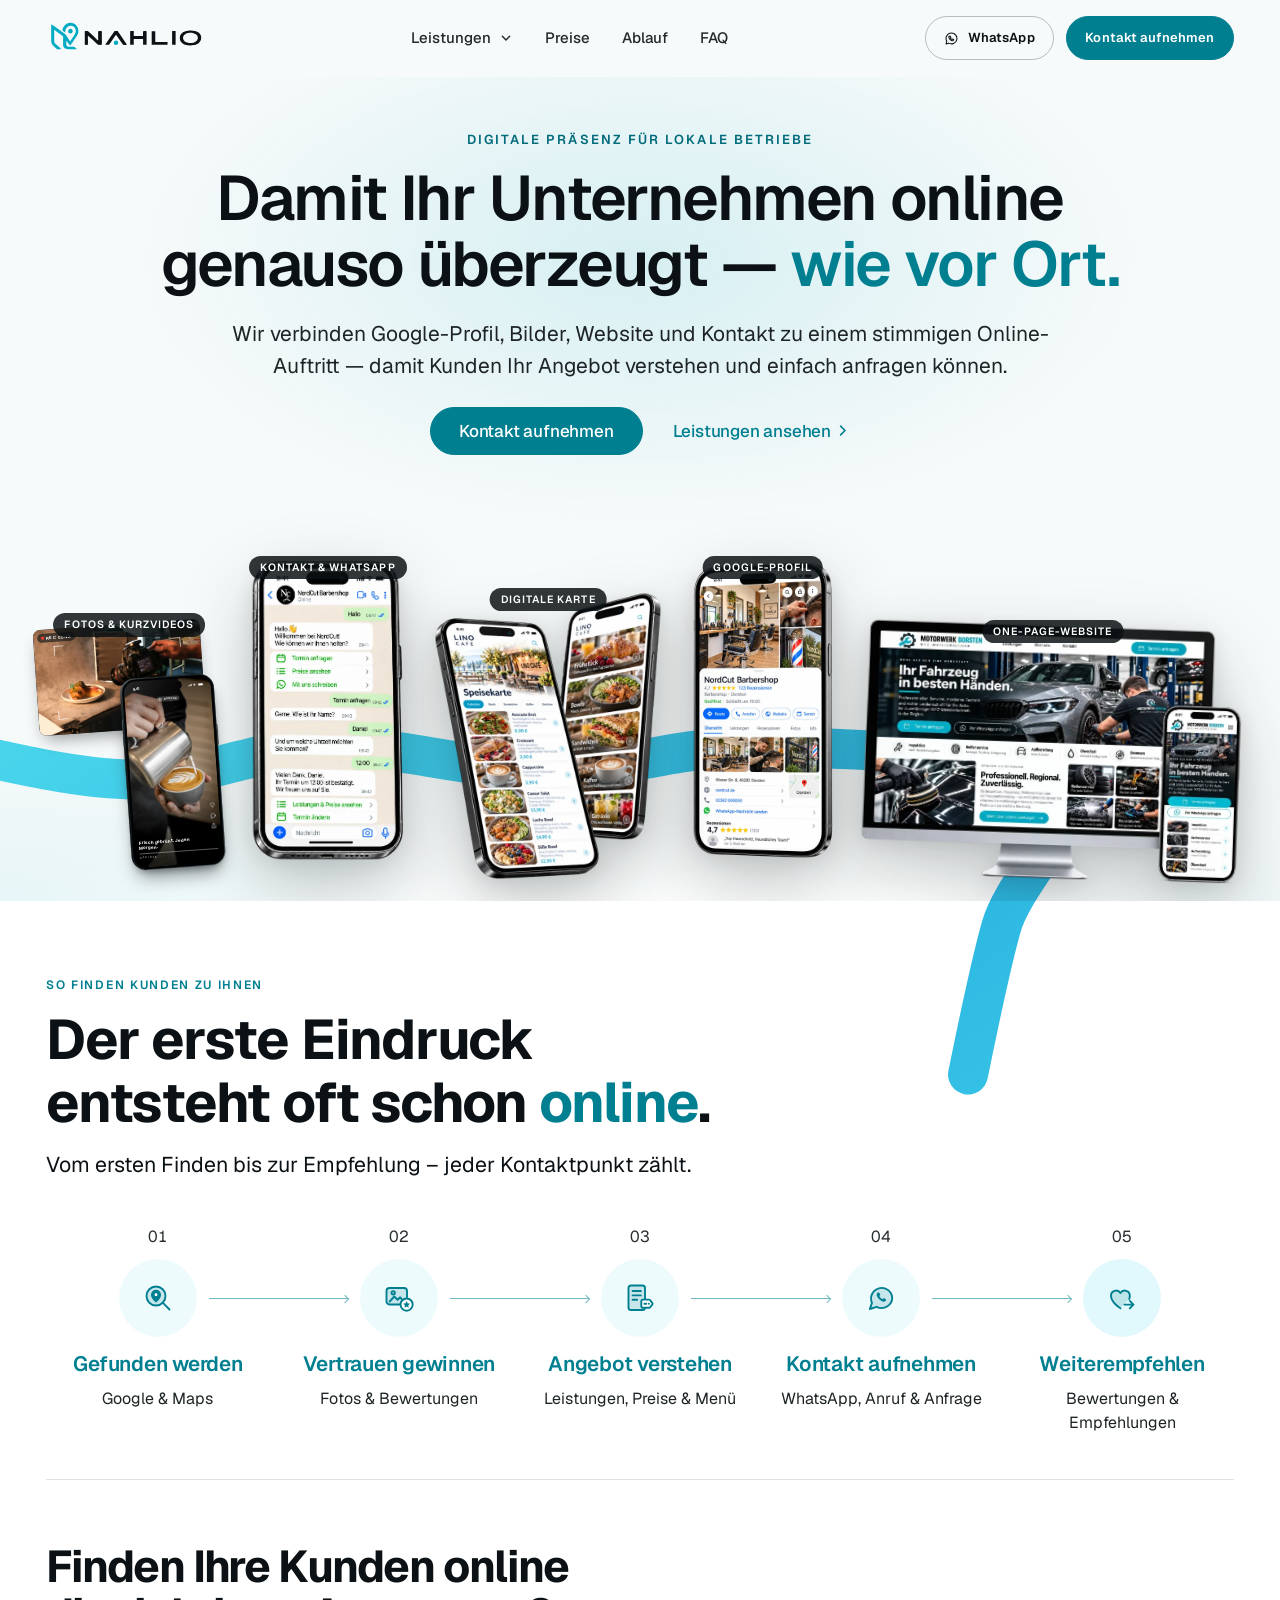
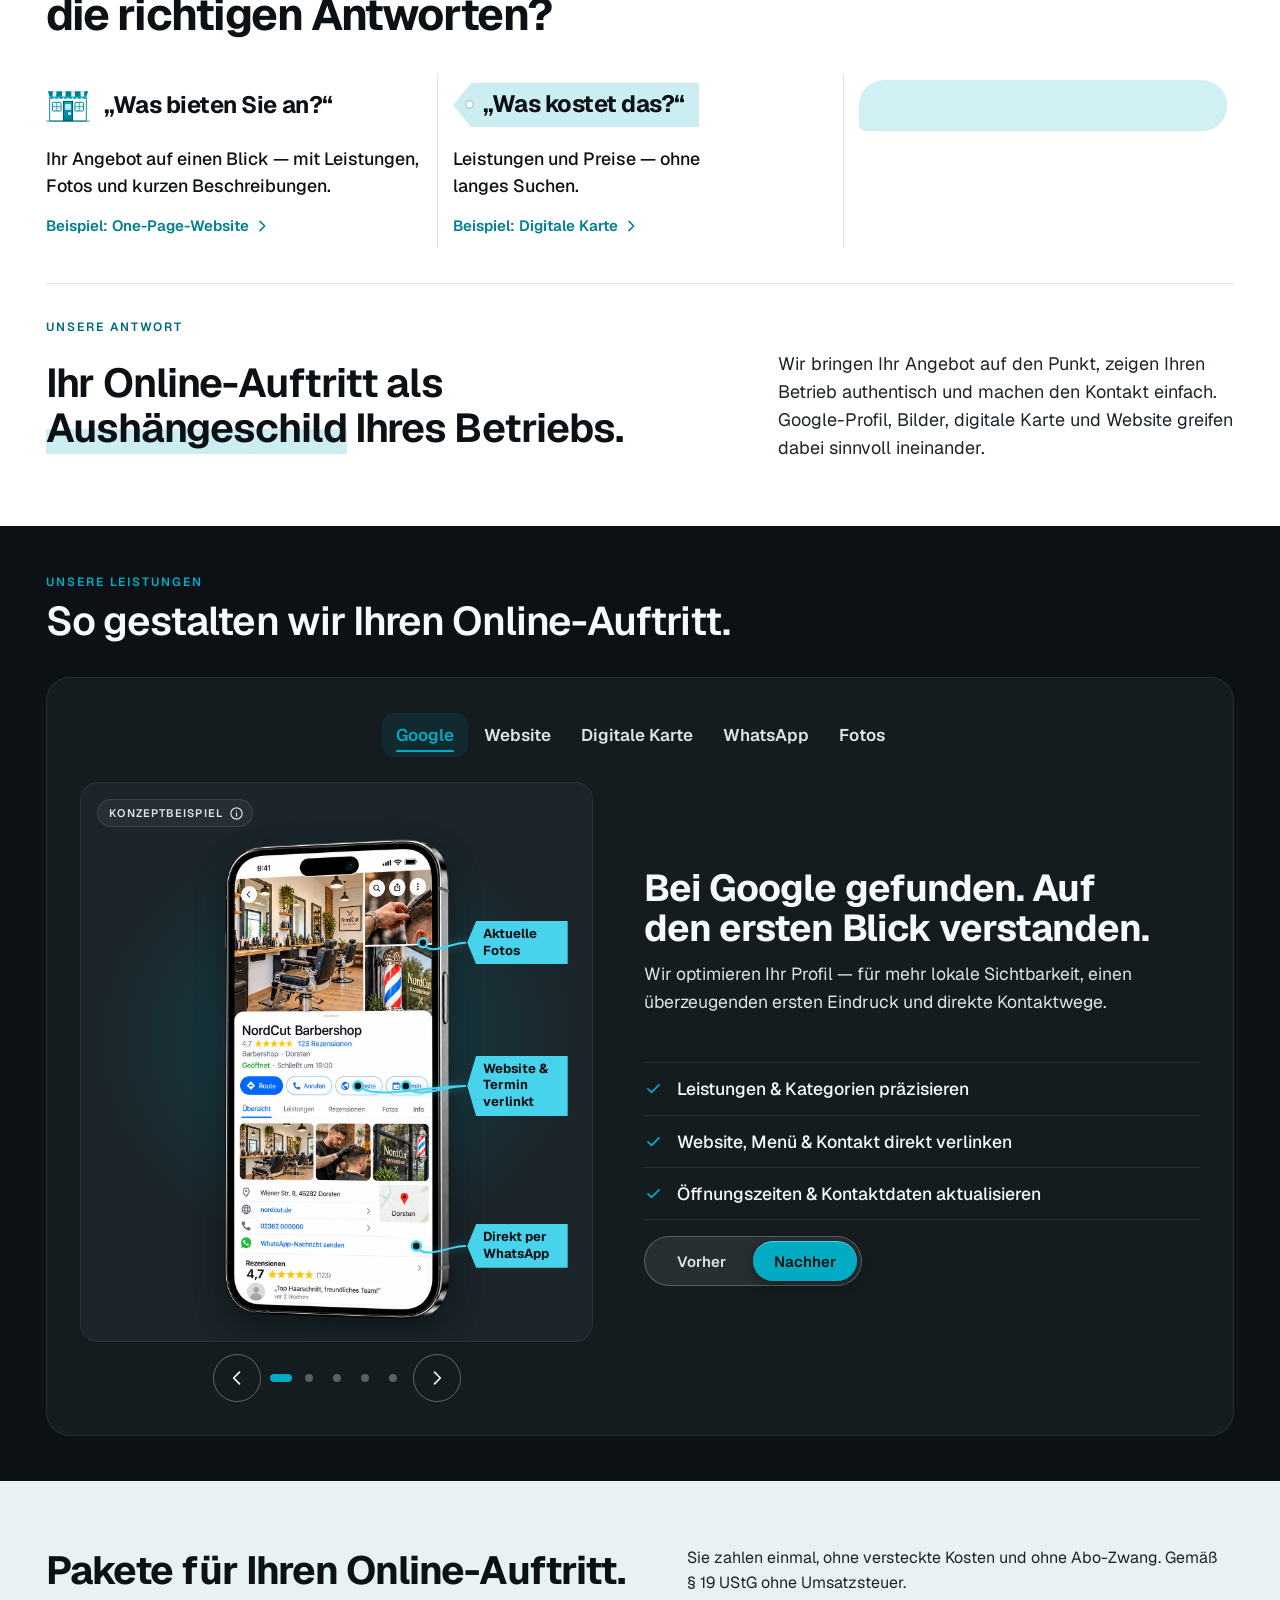
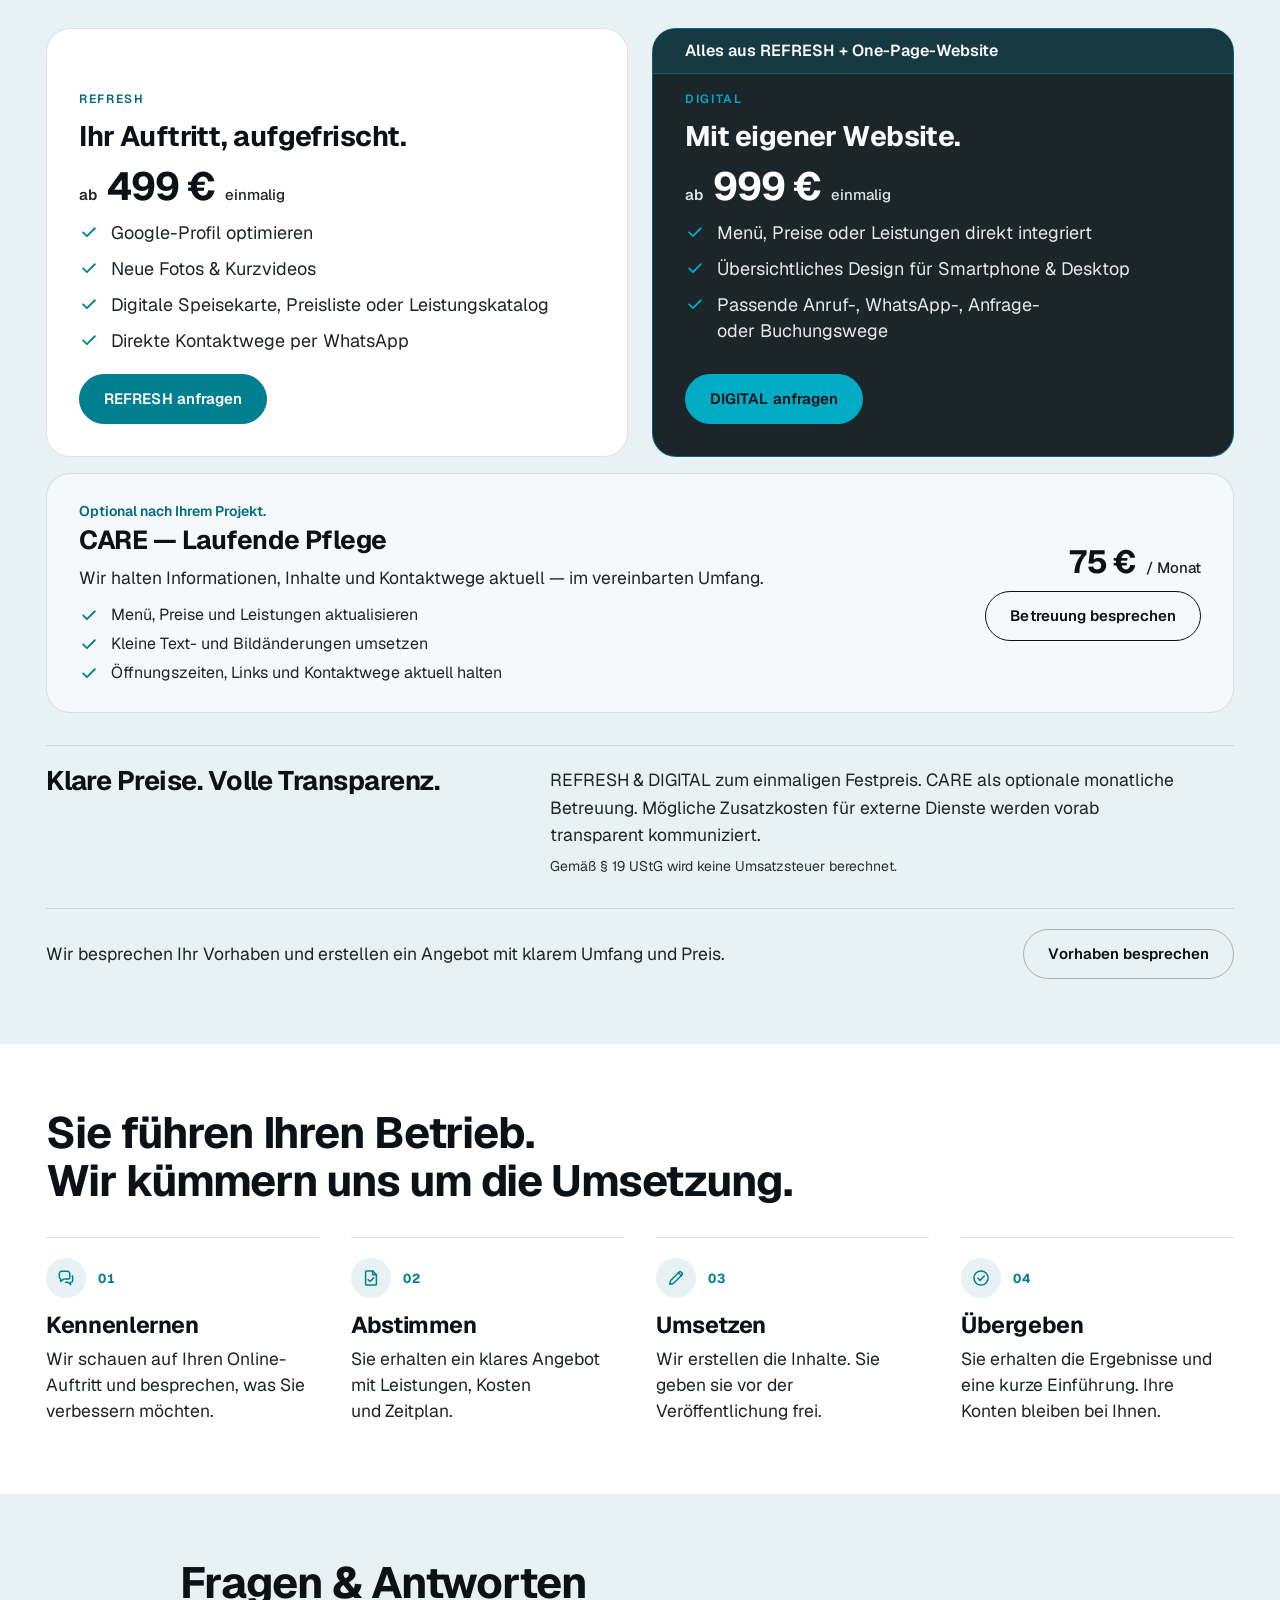
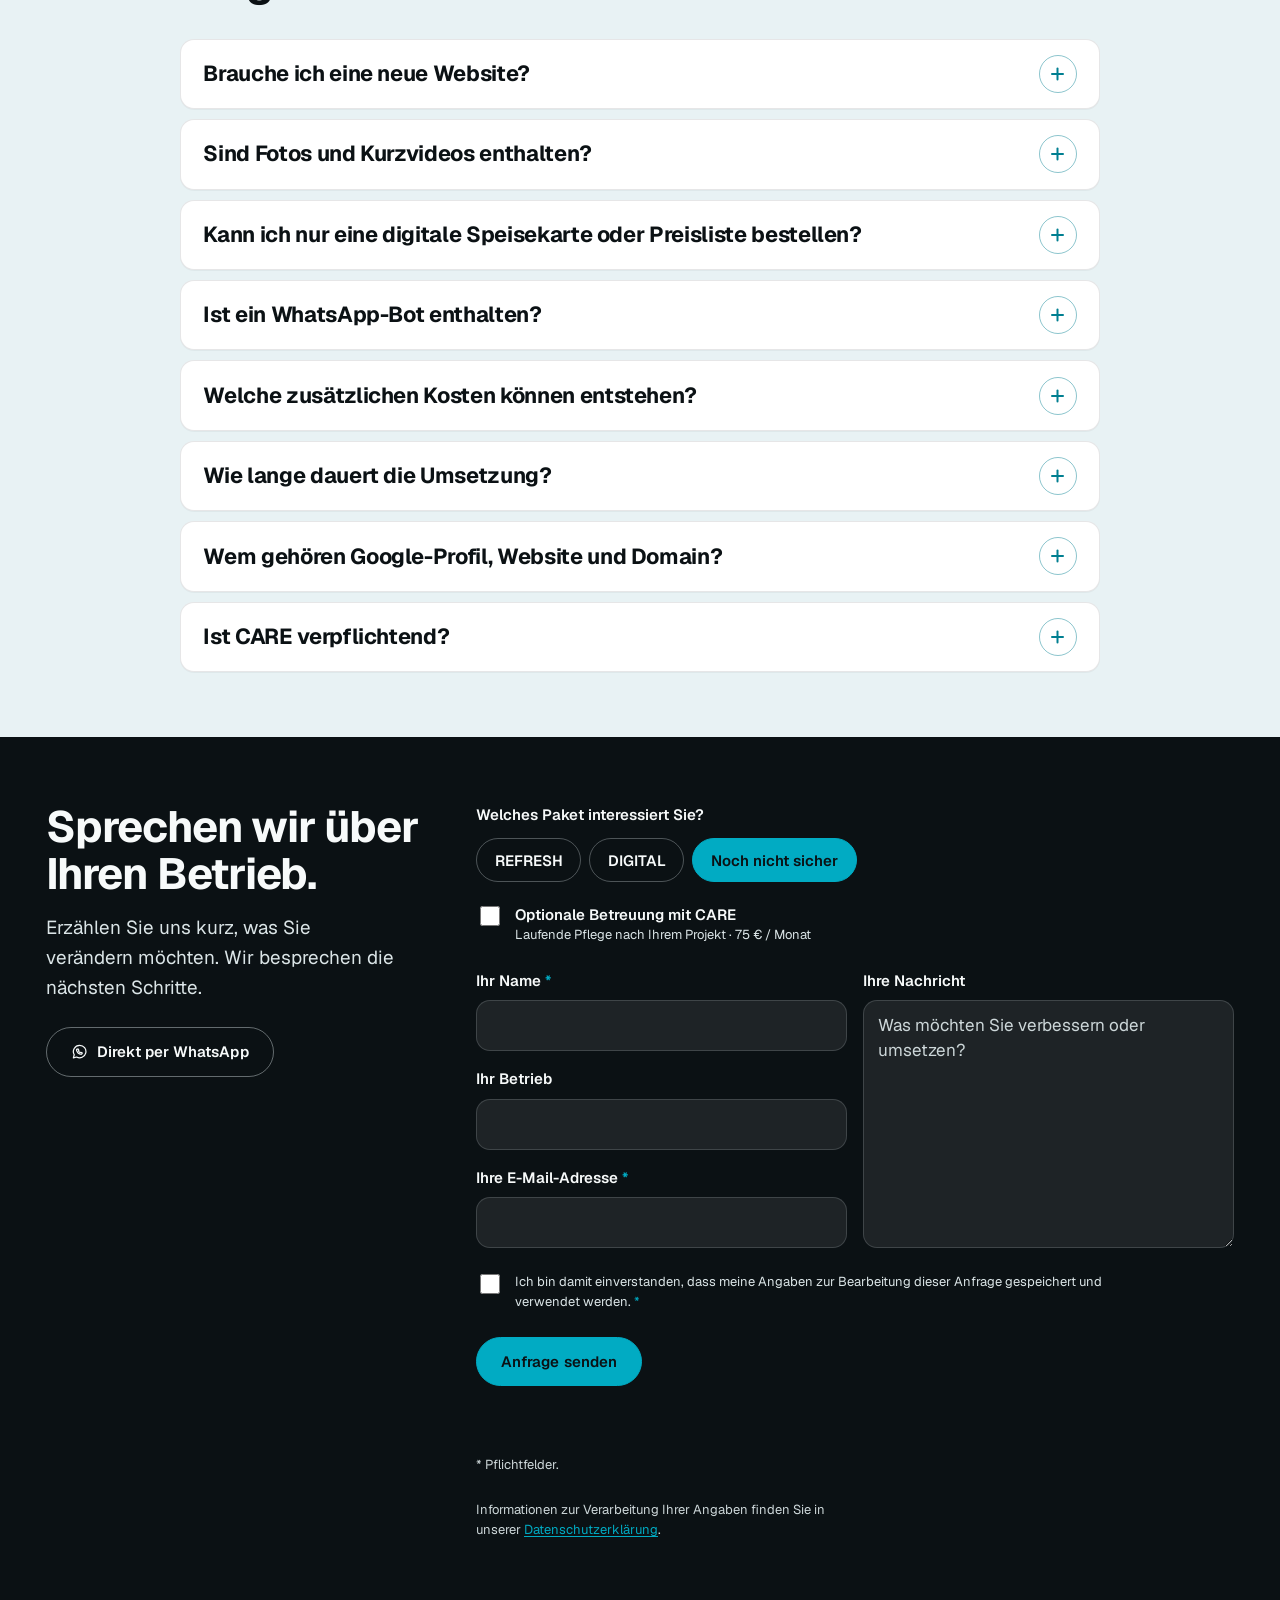
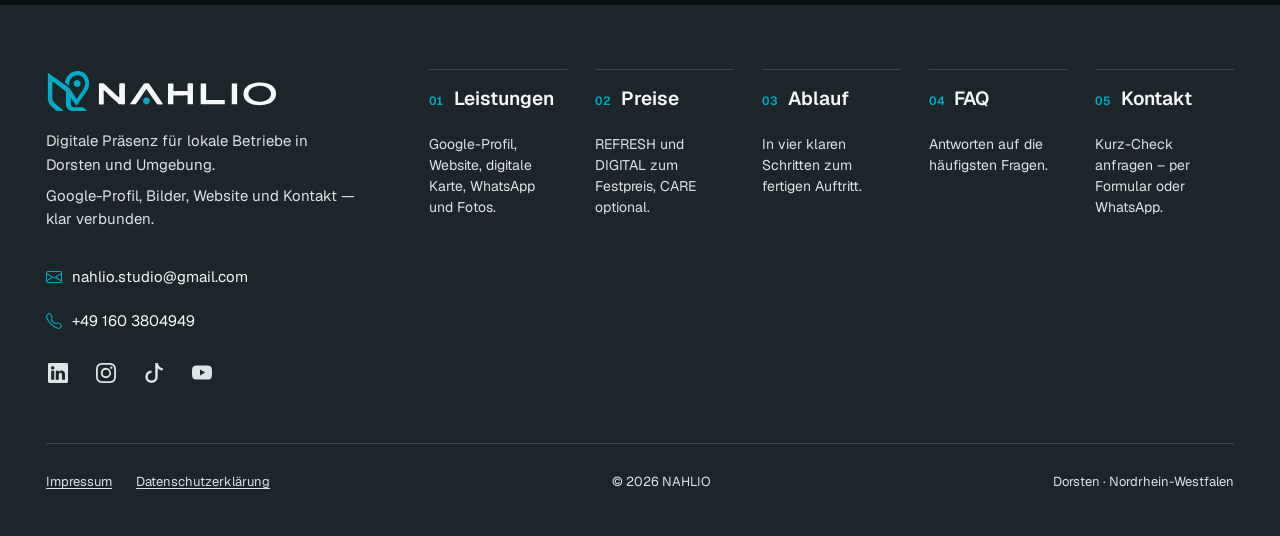
<file: vorschau/nahlio-vorschau-8/index.html>
<!doctype html>
<html lang="de">
<head>
<meta charset="utf-8">
<meta name="robots" content="noindex, nofollow">
<meta name="viewport" content="width=device-width, initial-scale=1, viewport-fit=cover">
<title>NAHLIO — Digitale Präsenz für lokale Betriebe in Dorsten</title>
<meta name="description" content="Google-Profil, frische Fotos, digitale Karten und Websites für Betriebe in Dorsten und Umgebung. Damit Kunden Ihr Angebot verstehen und einfach Kontakt aufnehmen.">
<link rel="canonical" href="https://www.nahlio.de/">
<meta name="theme-color" content="#0B1114">
<meta property="og:type" content="website">
<meta property="og:locale" content="de_DE">
<meta property="og:site_name" content="NAHLIO">
<meta property="og:title" content="NAHLIO — Digitale Präsenz für lokale Betriebe in Dorsten">
<meta property="og:description" content="Google-Profil, frische Fotos, digitale Karten und Websites für Betriebe in Dorsten und Umgebung. Damit Kunden Ihr Angebot verstehen und einfach Kontakt aufnehmen.">
<meta property="og:url" content="https://www.nahlio.de/">
<meta name="twitter:card" content="summary_large_image">
<link rel="icon" href="favicon.svg" type="image/svg+xml">
<link rel="icon" href="favicon-32x32.svg" sizes="32x32" type="image/svg+xml">
<link rel="icon" href="favicon-48x48.svg" sizes="48x48" type="image/svg+xml">
<link rel="apple-touch-icon" href="apple-touch-icon.svg">
<link rel="manifest" href="site.webmanifest">
<link rel="preload" href="fonts/geist-latin.woff2" as="font" type="font/woff2" crossorigin>
<link rel="stylesheet" href="css/styles.css?v=ca94b5d751">
<script>(function(d,w){var c=d.documentElement.classList;c.add('js');try{if(!w.matchMedia('(prefers-reduced-motion: reduce)').matches){c.add('motion-ok');var n=w.performance&&w.performance.getEntriesByType?w.performance.getEntriesByType('navigation')[0]:null;if((!w.location.hash||w.location.hash==='#top')&&(!n||n.type==='navigate'))c.add('hero-intro');}}catch(e){c.add('motion-ok');}w.setTimeout(function(){if(!(w.NAHLIO&&w.NAHLIO.popReady))c.remove('motion-ok','hero-intro');},4000);})(document,window);</script>
</head>
<body>
<a class="skip" href="#inhalt">Direkt zum Inhalt</a>
<header class="nav" data-nav data-state="light">
  <div class="nav__bar">
    <div class="nav__inner shell">
      <a class="nav__logo" href="#top" aria-label="NAHLIO — Startseite"><svg xmlns="http://www.w3.org/2000/svg" viewBox="0 0 1600 519" role="img" aria-label="NAHLIO" class="logo logo--wordmark">
  <path class="logo__type" d="M1432.48 184.25C1462.76 182 1502.46 187.81 1526.39 207.99C1559.88 236.24 1555.58 289.33 1520.03 314.01C1506.62 323.32 1490.66 327.63 1474.78 330.3C1433.56 337.21 1372.14 334.12 1345.88 296.1C1340.73 288.64 1338.02 280.06 1336.66 271.21C1335.5 263.62 1335.52 255.73 1336.73 248.16C1344.17 201.7 1391.67 187.29 1432.48 184.25ZM519.6 283.27C522.12 278.9 520.41 264.07 520.28 258.35C519.95 243.42 519.99 228.34 520.55 213.42C520.81 206.44 519.84 198.38 522.34 191.78C529.47 188.99 548.88 189.75 556.71 190.95C559.6 198.44 557.34 214.85 557.31 223.4C557.21 246.99 558.13 270.54 558.09 294.12C558.08 301.62 558.12 309.12 557.83 316.61C557.69 320.19 558.04 324.14 556.21 327.26C550.56 329.48 536.23 328.1 529.59 328.05C526.63 328.03 522.59 328.77 519.83 327.59C517.68 326.67 515.82 324.02 514.1 322.49C508.27 317.25 502.4 312.03 496.7 306.64C481.7 292.5 466.2 278.9 451.26 264.71C441.09 255.05 431.17 244.2 419.76 236.01C417.31 241.49 418.51 256.7 418.51 263.34C418.51 284.66 419.54 306.1 418.64 327.41C412.36 329.05 393.73 328.87 387.31 327.42C386.48 318.33 387.09 309.07 387.1 299.95C387.13 281.37 387.26 262.78 387.1 244.2C387.01 233.66 387.03 223.12 387.04 212.58C387.04 205.51 386.46 197.85 388.06 190.95C394.65 189.55 402.2 190.47 408.94 190.47C411.88 190.47 415.87 189.77 418.61 190.9C421.52 192.09 424.25 195.82 426.58 197.88C433.2 203.73 439.56 209.85 446.1 215.78C464.27 232.24 481.8 249.41 500 265.85C506.45 271.68 512.65 278.05 519.6 283.27ZM807.14 327.41C802.6 328.75 797.29 328.2 792.51 328.21C784.96 328.22 776.59 328.95 769.21 327.49C745.89 293.9 722.57 260.32 699.25 226.73C691.74 233.08 681.63 251.07 675.51 259.87C659.77 282.5 644.7 305.65 628.6 328.03C616.05 328.03 603.5 328.03 590.95 328.03C591.86 323.6 595.11 319.75 597.67 316.01C602.27 309.25 606.91 302.51 611.57 295.79C628.06 272.02 643.86 247.77 660.6 224.17C666.03 216.52 671.05 208.58 676.4 200.88C678.4 198.01 680.54 193.29 683.43 191.26C685.52 189.79 689.38 190.59 691.84 190.56C696.6 190.5 711.3 189.42 715 190.68C717.59 191.57 719.7 196.45 721.26 198.56C727.56 207.05 733.18 216.08 739.17 224.78C754.35 246.84 768.91 269.29 784.1 291.34C791.29 301.78 802.64 315.87 807.14 327.41ZM874.97 190.55C877.47 198.16 876 220.12 875.93 229.23C875.9 233.06 875.42 236.97 876.55 240.6C907.23 240.6 937.91 240.6 968.59 240.6C969.94 226.65 966.07 204.4 970.36 191.78C976.5 189.05 996.71 189.73 1003.61 190.95C1004.92 195.56 1004.38 201.11 1004.44 205.93C1004.55 216.19 1004.24 226.45 1004.16 236.71C1004 258.62 1004.39 280.54 1004.11 302.44C1004 310.9 1004.76 319.61 1003.85 328.01C992.19 328.01 980.54 328.01 968.88 328.01C968.88 308.67 968.88 289.33 968.88 269.99C961.39 267.75 947.27 269.25 938.95 269.25C918.15 269.25 897.35 269.36 876.55 269.35C874.75 275.32 875.72 282.86 875.72 289.13C875.72 302.07 876.14 315.09 875.63 328.02C864.01 328.02 852.39 328.02 840.77 328.02C839.04 321.09 839.98 312.93 839.98 305.77C839.98 291.63 840.2 277.48 840.38 263.34C840.6 246.7 839.93 230.06 840.18 213.42C840.29 205.92 839.56 197.89 841.21 190.55C852.46 190.55 863.71 190.55 874.97 190.55ZM1293.84 190.49C1293.84 236.32 1293.84 282.14 1293.84 327.96C1282.12 327.96 1270.4 327.96 1258.68 327.96C1258.68 282.14 1258.68 236.32 1258.68 190.49C1270.4 190.49 1282.12 190.49 1293.84 190.49ZM1054.83 191.21C1066.79 191.21 1078.75 191.21 1090.71 191.21C1090.71 227.18 1090.71 263.14 1090.71 299.11C1131.51 299.11 1172.31 299.11 1213.11 299.11C1213.11 308.73 1213.11 318.36 1213.11 327.99C1160.35 327.99 1107.59 327.99 1054.83 327.99C1054.83 282.4 1054.83 236.8 1054.83 191.21ZM1429.27 207.54C1401 211.39 1362.66 230.4 1368.78 265C1369.61 269.7 1371.24 274.18 1373.72 278.28C1382 291.97 1396.05 300.06 1410.73 305.25C1438.98 315.26 1475.26 311.16 1498.9 292.05C1523.4 272.26 1521.59 241.21 1496.46 222.95C1477.55 209.2 1452.23 204.41 1429.27 207.54Z" fill="currentColor" fill-rule="evenodd"/>
  <path class="logo__mark" d="M222.94 346.81C223.1 347.06 223.25 347.32 223.4 347.57C225.9 347.71 228.39 347.85 230.89 347.99C231.03 347.72 231.17 347.45 231.31 347.18C239.9 347.17 248.5 347.16 257.1 347.15C257.24 347.42 257.38 347.69 257.51 347.96C261.95 347.97 266.39 347.97 270.83 347.97C270.97 347.7 271.1 347.43 271.24 347.15C275.06 347.26 279.06 347 282.72 348.35C292.29 351.89 301.44 364.35 308.68 371.5C297.22 372 285.65 371.66 274.15 371.66C265.83 371.66 257.51 371.66 249.19 371.66C223.35 371.66 191.68 377.09 176.82 350.27C174.85 346.71 173.16 343.02 172.27 339.03C170.19 329.73 170.72 320.25 170.72 310.76C170.72 297.45 170.68 284.14 170.81 270.83C170.87 264.73 170.83 258.62 170.82 252.52C170.81 250.04 171.42 246.67 170.46 244.34C169.59 242.22 165.89 240.39 164.11 239.02C158.14 234.44 152.2 229.83 146.26 225.22C125.16 208.89 104.53 191.7 82.79 176.24C80.56 179.54 81.75 186.02 81.75 190.12C81.73 202.32 81.75 214.53 81.75 226.73C81.75 242.54 81.87 258.35 81.76 274.15C81.69 284.2 80.7 294.85 84.55 304.39C88.81 314.92 99.04 321.94 107.36 329.04C117.67 337.84 127.87 346.79 138.07 355.72C143.71 360.66 149.77 365.31 155.01 370.67C149.1 372.9 130.01 371.8 122.72 371.79C118.65 371.79 113.59 372.37 109.77 370.69C102.84 367.66 96.88 360 91.47 354.91C80.04 344.18 66.45 335.06 59.32 320.52C48.91 299.27 52.33 273.93 52.33 250.86C52.33 207.64 51.21 164.26 52.42 121.06C58.35 122.71 64.07 128.33 69.02 131.9C80.81 140.38 92.84 148.54 104.6 157.07C125.01 171.88 145.4 186.74 165.9 201.42C175.52 208.31 186.45 214.86 194.53 223.58C202.25 231.92 207.82 242.07 214.09 251.47C219.64 259.81 225.09 268.23 230.46 276.69C233.77 281.91 236.88 287.64 240.87 292.35C246.19 288.34 255.23 272.1 259.49 265.7C273.13 245.2 294.06 220.08 297.05 195.47C298.58 192.54 298.52 186.97 297.05 183.99C295.64 174.07 292.62 164.59 286.58 156.48C269.06 132.98 235.43 130.53 213.08 148.58C196.4 162.06 191.12 182.39 192.36 203.02C192.3 203.71 192.23 204.4 192.17 205.1C191.55 205.28 190.93 205.46 190.32 205.64C181.33 198.8 172.35 191.96 163.36 185.13C168.98 139.95 210.79 102.19 257.48 109.21C266.38 110.55 274.76 113.7 282.62 117.98C290.33 122.17 297.19 127.66 302.88 134.35C309.23 141.8 314.32 150.23 317.71 159.44C320.26 166.36 322.06 173.62 322.76 180.97C325.68 211.74 315.04 229.14 298.46 253.13C291.66 262.97 284.86 272.8 278.16 282.7C269.64 295.26 260.91 307.73 252.63 320.46C248.96 326.11 245.46 332.09 241.29 337.39C228.39 320.35 215.5 303.31 202.6 286.27C202.06 293.82 202.45 301.52 202.45 309.1C202.45 327.32 202.25 341.74 222.94 346.81ZM266.85 187.21C266.6 187.35 266.36 187.48 266.11 187.62C266.23 189.98 266.34 192.34 266.46 194.7C264 221.69 220.8 218.77 221 190.95C221.12 175.09 237.27 163.86 252.2 169.28C260.36 172.25 264.65 179.31 266.85 187.21ZM699.38 283.31C728.68 283.66 728.34 328.88 698.49 328.39C669.3 327.9 670.04 282.96 699.38 283.31Z" fill="#01ABC3" fill-rule="evenodd"/>
  <path class="logo__mark" d="M297.05 183.99C298.52 186.97 298.58 192.54 297.05 195.47C297.05 191.64 297.05 187.82 297.05 183.99ZM266.85 187.21C266.96 189.56 267.07 191.92 267.18 194.28C266.94 194.42 266.7 194.56 266.46 194.7C266.34 192.34 266.23 189.98 266.11 187.62C266.36 187.48 266.6 187.35 266.85 187.21ZM192.36 203.02C192.6 203.15 192.84 203.29 193.08 203.43C193.23 204.82 193.38 206.21 193.54 207.59C191.79 207.26 191.37 207.09 190.32 205.64C190.93 205.46 191.55 205.28 192.17 205.1C192.23 204.4 192.3 203.71 192.36 203.02ZM222.94 346.81C225.73 346.93 228.52 347.06 231.31 347.18C231.17 347.45 231.03 347.72 230.89 347.99C228.39 347.85 225.9 347.71 223.4 347.57C223.25 347.32 223.1 347.06 222.94 346.81ZM257.1 347.15C261.81 347.15 266.53 347.15 271.24 347.15C271.1 347.43 270.97 347.7 270.83 347.97C266.39 347.97 261.95 347.97 257.51 347.96C257.38 347.69 257.24 347.42 257.1 347.15Z" fill="#01ABC3" fill-rule="evenodd"/>
</svg></a>
      <nav class="nav__links" aria-label="Hauptnavigation">
        <ul class="nav__list"><li class="nav__item nav__item--sub" data-nav-sub><span class="nav__subhead"><a class="nav__link" data-nav-link href="#beispiele">Leistungen</a><button class="nav__subbtn" type="button" aria-expanded="false" aria-controls="nav-sub" data-nav-subbtn><span class="visually-hidden">Leistungen anzeigen</span><svg viewBox="0 0 24 24" aria-hidden="true" focusable="false"><path d="m6.5 9.5 5.5 5.5 5.5-5.5"/></svg></button></span><div class="nav__sub" id="nav-sub" data-nav-subpanel><ul class="nav__sublist"><li><a class="nav__sublink" href="#beispiele" data-show-slide="google"><span class="nav__sublink-ic" aria-hidden="true"><svg viewBox="0 0 24 24" focusable="false"><path class="d" d="M12 21.2s-6.8-6.2-6.8-11.6a6.8 6.8 0 0 1 13.6 0c0 5.4-6.8 11.6-6.8 11.6z"/><path d="M12 21.2s-6.8-6.2-6.8-11.6a6.8 6.8 0 0 1 13.6 0c0 5.4-6.8 11.6-6.8 11.6z"/><path d="m12 6.4 1.05 2.15 2.35.34-1.7 1.66.4 2.34L12 11.8l-2.1 1.1.4-2.34-1.7-1.66 2.35-.34z"/></svg></span><span class="nav__sublink-txt"><b>Google-Profil</b><small>Informationen, Leistungen und Kontakt</small></span></a></li><li><a class="nav__sublink" href="#beispiele" data-show-slide="website"><span class="nav__sublink-ic" aria-hidden="true"><svg viewBox="0 0 24 24" focusable="false"><rect class="d" x="3" y="4.5" width="18" height="15" rx="1.6"/><rect x="3" y="4.5" width="18" height="15" rx="1.6"/><path d="M3 8.5h18M5.6 6.5h.01M7.8 6.5h.01"/><rect x="6" y="11" width="6" height="5.5" rx=".6"/><path d="M14.5 11.6h3.5M14.5 14h3.5M14.5 16.4h2.2"/></svg></span><span class="nav__sublink-txt"><b>One-Page-Website</b><small>Ihr Betrieb auf einer Seite</small></span></a></li><li><a class="nav__sublink" href="#beispiele" data-show-slide="karte"><span class="nav__sublink-ic" aria-hidden="true"><svg viewBox="0 0 24 24" focusable="false"><rect class="d" x="5" y="3" width="14" height="18" rx="1.8"/><rect x="5" y="3" width="14" height="18" rx="1.8"/><path d="M9 7h6M8.2 10.8h5M15.6 10.8h.4M8.2 13.8h5M15.6 13.8h.4M8.2 16.8h5M15.6 16.8h.4"/></svg></span><span class="nav__sublink-txt"><b>Digitale Karte</b><small>Menüs, Preise und Leistungen</small></span></a></li><li><a class="nav__sublink" href="#beispiele" data-show-slide="kontakt"><span class="nav__sublink-ic" aria-hidden="true"><svg viewBox="0 0 24 24" focusable="false"><path class="d" d="M4 5h16v11h-8.4L7 19.8V16H4z"/><path d="M4 5h16v11h-8.4L7 19.8V16H4z"/><path d="M7.4 8.6h9.2M7.4 11.6h4.4"/><path d="m13.4 11.9 1.2 1.2 2.6-2.8"/></svg></span><span class="nav__sublink-txt"><b>Kontakt &amp; WhatsApp</b><small>Einfach schreiben und anfragen</small></span></a></li><li><a class="nav__sublink" href="#beispiele" data-show-slide="fotos"><span class="nav__sublink-ic" aria-hidden="true"><svg viewBox="0 0 24 24" focusable="false"><rect class="d" x="2.5" y="6.5" width="13.5" height="11" rx="1.6"/><rect x="2.5" y="6.5" width="13.5" height="11" rx="1.6"/><path d="m16 10.4 5.5-3v9.2l-5.5-3"/><circle cx="9.2" cy="12" r="2.6"/></svg></span><span class="nav__sublink-txt"><b>Fotos &amp; Kurzvideos</b><small>Ihr Betrieb authentisch im Bild</small></span></a></li></ul></div></li><li class="nav__item"><a class="nav__link" data-nav-link href="#preise">Preise</a></li><li class="nav__item"><a class="nav__link" data-nav-link href="#ablauf">Ablauf</a></li><li class="nav__item"><a class="nav__link" data-nav-link href="#fragen">FAQ</a></li></ul>
      </nav>
      <div class="nav__actions">
        <a class="btn btn--sm btn--wa nav__wa" href="https://wa.me/491603804949?text=Hallo%20NAHLIO%2C%20ich%20m%C3%B6chte%20meinen%20Online-Auftritt%20verbessern%20und%20mein%20Vorhaben%20mit%20Ihnen%20besprechen."><svg class="wa-ico" viewBox="0 0 24 24" aria-hidden="true" focusable="false"><path d="M12 3.2a8.7 8.7 0 0 0-7.5 13.1L3.3 20.7l4.5-1.2A8.7 8.7 0 1 0 12 3.2z"/><path d="M9.2 8.6c.2-.4.5-.4.8-.3l.9 2c0 .3-.3.6-.5.8.5 1 1.3 1.8 2.3 2.3.2-.2.5-.6.8-.5l2 .9c.1.3.1.6-.2 1-.5.8-1.5 1-2.6.7-2.4-.7-4.2-2.5-4.9-4.9-.3-1 0-1.6.4-2z"/></svg><span>WhatsApp</span></a>
        <a class="btn btn--sm nav__cta" href="#kontakt">Kontakt aufnehmen</a>
      </div>
      <button class="nav__toggle" type="button" data-nav-toggle
              aria-expanded="false" aria-controls="nav-panel"
              aria-label="Menü öffnen" data-label-open="Menü öffnen" data-label-close="Menü schließen">
        <span class="nav__toggle-bars" aria-hidden="true"></span>
      </button>
    </div>
  </div>
  <nav class="nav__panel" id="nav-panel" aria-label="Hauptnavigation" hidden>
    <div class="nav__panel-group" data-nav-panel-sub><span class="nav__panel-row"><a class="nav__panel-link" data-nav-panel-link href="#beispiele">Leistungen</a><button class="nav__panel-subbtn" type="button" aria-expanded="false" aria-controls="nav-panel-sub" data-nav-panel-subbtn><span class="visually-hidden">Leistungen anzeigen</span><svg viewBox="0 0 24 24" aria-hidden="true" focusable="false"><path d="m6.5 9.5 5.5 5.5 5.5-5.5"/></svg></button></span><ul class="nav__panel-sub" id="nav-panel-sub" hidden><li><a class="nav__panel-sublink" href="#beispiele" data-show-slide="google"><span class="nav__panel-sublink-ic" aria-hidden="true"><svg viewBox="0 0 24 24" focusable="false"><path class="d" d="M12 21.2s-6.8-6.2-6.8-11.6a6.8 6.8 0 0 1 13.6 0c0 5.4-6.8 11.6-6.8 11.6z"/><path d="M12 21.2s-6.8-6.2-6.8-11.6a6.8 6.8 0 0 1 13.6 0c0 5.4-6.8 11.6-6.8 11.6z"/><path d="m12 6.4 1.05 2.15 2.35.34-1.7 1.66.4 2.34L12 11.8l-2.1 1.1.4-2.34-1.7-1.66 2.35-.34z"/></svg></span><span class="nav__panel-sublink-txt"><b>Google-Profil</b><small>Informationen, Leistungen und Kontakt</small></span></a></li><li><a class="nav__panel-sublink" href="#beispiele" data-show-slide="website"><span class="nav__panel-sublink-ic" aria-hidden="true"><svg viewBox="0 0 24 24" focusable="false"><rect class="d" x="3" y="4.5" width="18" height="15" rx="1.6"/><rect x="3" y="4.5" width="18" height="15" rx="1.6"/><path d="M3 8.5h18M5.6 6.5h.01M7.8 6.5h.01"/><rect x="6" y="11" width="6" height="5.5" rx=".6"/><path d="M14.5 11.6h3.5M14.5 14h3.5M14.5 16.4h2.2"/></svg></span><span class="nav__panel-sublink-txt"><b>One-Page-Website</b><small>Ihr Betrieb auf einer Seite</small></span></a></li><li><a class="nav__panel-sublink" href="#beispiele" data-show-slide="karte"><span class="nav__panel-sublink-ic" aria-hidden="true"><svg viewBox="0 0 24 24" focusable="false"><rect class="d" x="5" y="3" width="14" height="18" rx="1.8"/><rect x="5" y="3" width="14" height="18" rx="1.8"/><path d="M9 7h6M8.2 10.8h5M15.6 10.8h.4M8.2 13.8h5M15.6 13.8h.4M8.2 16.8h5M15.6 16.8h.4"/></svg></span><span class="nav__panel-sublink-txt"><b>Digitale Karte</b><small>Menüs, Preise und Leistungen</small></span></a></li><li><a class="nav__panel-sublink" href="#beispiele" data-show-slide="kontakt"><span class="nav__panel-sublink-ic" aria-hidden="true"><svg viewBox="0 0 24 24" focusable="false"><path class="d" d="M4 5h16v11h-8.4L7 19.8V16H4z"/><path d="M4 5h16v11h-8.4L7 19.8V16H4z"/><path d="M7.4 8.6h9.2M7.4 11.6h4.4"/><path d="m13.4 11.9 1.2 1.2 2.6-2.8"/></svg></span><span class="nav__panel-sublink-txt"><b>Kontakt &amp; WhatsApp</b><small>Einfach schreiben und anfragen</small></span></a></li><li><a class="nav__panel-sublink" href="#beispiele" data-show-slide="fotos"><span class="nav__panel-sublink-ic" aria-hidden="true"><svg viewBox="0 0 24 24" focusable="false"><rect class="d" x="2.5" y="6.5" width="13.5" height="11" rx="1.6"/><rect x="2.5" y="6.5" width="13.5" height="11" rx="1.6"/><path d="m16 10.4 5.5-3v9.2l-5.5-3"/><circle cx="9.2" cy="12" r="2.6"/></svg></span><span class="nav__panel-sublink-txt"><b>Fotos &amp; Kurzvideos</b><small>Ihr Betrieb authentisch im Bild</small></span></a></li></ul></div><a class="nav__panel-link" data-nav-panel-link href="#preise">Preise</a><a class="nav__panel-link" data-nav-panel-link href="#ablauf">Ablauf</a><a class="nav__panel-link" data-nav-panel-link href="#fragen">FAQ</a>
    <div class="nav__panel-cta">
      <a class="btn" href="#kontakt">Kontakt aufnehmen</a>
      <a class="btn btn--wa" href="https://wa.me/491603804949?text=Hallo%20NAHLIO%2C%20ich%20m%C3%B6chte%20meinen%20Online-Auftritt%20verbessern%20und%20mein%20Vorhaben%20mit%20Ihnen%20besprechen."><svg class="wa-ico" viewBox="0 0 24 24" aria-hidden="true" focusable="false"><path d="M12 3.2a8.7 8.7 0 0 0-7.5 13.1L3.3 20.7l4.5-1.2A8.7 8.7 0 1 0 12 3.2z"/><path d="M9.2 8.6c.2-.4.5-.4.8-.3l.9 2c0 .3-.3.6-.5.8.5 1 1.3 1.8 2.3 2.3.2-.2.5-.6.8-.5l2 .9c.1.3.1.6-.2 1-.5.8-1.5 1-2.6.7-2.4-.7-4.2-2.5-4.9-4.9-.3-1 0-1.6.4-2z"/></svg><span>WhatsApp</span></a>
    </div>
  </nav>
</header>
<main id="inhalt">
<div class="pageline" data-pageline aria-hidden="true"><svg class="pageline__svg" focusable="false" preserveAspectRatio="xMinYMin meet"><path class="pageline__main" data-line-main d=""/></svg></div><div class="opening"><div class="opening__surface" aria-hidden="true"></div>
<section class="hero" id="top" data-nav-theme="light" aria-labelledby="hero-titel">
  <div class="hero__glow" aria-hidden="true"></div>
  <div class="hero__stage">
    <div class="shell hero__copy">
      <p class="hero__eyebrow">DIGITALE PRÄSENZ FÜR LOKALE BETRIEBE</p>
      <h1 class="hero__title" id="hero-titel"><span class="hero__phrase">Damit Ihr Unternehmen online genauso überzeugt — </span><span class="hero__hl">wie vor Ort.</span></h1>
      <p class="hero__sub">Wir verbinden Google-Profil, Bilder, Website und Kontakt zu einem stimmigen Online-Auftritt — damit Kunden Ihr Angebot verstehen und einfach anfragen können.</p>
      <div class="hero__actions">
        <a class="btn btn--brand hero__cta" href="#kontakt">Kontakt aufnehmen</a>
        <a class="hero__more" href="#beispiele">Leistungen ansehen<svg viewBox="0 0 24 24" aria-hidden="true" focusable="false"><path d="M9 5l7 7-7 7"/></svg></a>
      </div>
    </div>
    <div class="hero__scene" data-hero-scene aria-hidden="true"><div class="hero__art"><div class="art art--fotos art--sz" data-hero-device="fotos" data-hero-order="0" style="--ar:0.7"><div class="art__visual"><div class="sz sz--fotos sz--hero" style="--arn:0.7"><div class="sz__in"><div class="ft-shot"><img class="ft-shot__img" src="img/sz-dreh.webp" alt="" decoding="async"><span class="ft-rec"><i></i>REC <span>00:12</span></span><span class="ft-corners" aria-hidden="true"></span></div><div class="dv-phone dv-phone--clip sz__phone"><i class="dv-phone__btn" aria-hidden="true"></i><div class="dv-phone__screen"><div class="dv-sb dv-sb--light" aria-hidden="true"><span class="dv-sb__t">9:41</span><span class="dv-sb__i"><svg class="dv-sb__sig" viewBox="0 0 18 12" aria-hidden="true"><rect x="0" y="8" width="3" height="4" rx=".8"/><rect x="5" y="5.5" width="3" height="6.5" rx=".8"/><rect x="10" y="3" width="3" height="9" rx=".8"/><rect x="15" y="0" width="3" height="12" rx=".8"/></svg><svg class="dv-sb__wifi" viewBox="0 0 16 12" aria-hidden="true"><path d="M8 11.6 5.7 9.2a3.3 3.3 0 0 1 4.6 0z"/><path d="M3.3 6.9a6.6 6.6 0 0 1 9.4 0l-1.5 1.5a4.5 4.5 0 0 0-6.4 0z"/><path d="M.9 4.5a10 10 0 0 1 14.2 0l-1.5 1.5a7.9 7.9 0 0 0-11.2 0z"/></svg><svg class="dv-sb__bat" viewBox="0 0 27 13" aria-hidden="true"><rect x=".6" y=".6" width="22.8" height="11.8" rx="3.4" fill="none" stroke="currentColor" stroke-opacity=".38" stroke-width="1.1"/><rect x="2.3" y="2.3" width="19.4" height="8.4" rx="2"/><path d="M24.8 4.4v4.2c.9-.3 1.5-1.1 1.5-2.1s-.6-1.8-1.5-2.1z" fill-opacity=".4"/></svg></span></div><div class="cl">
  <img class="cl__img" src="img/sz-latte.webp" alt="" decoding="async"><span class="cl__shade"></span>
  <span class="cl__top"><span class="cl__badge"><svg class="ic" viewBox="0 0 24 24" aria-hidden="true" focusable="false"><rect x="3.5" y="4.5" width="17" height="15" rx="2.4"/><path d="m10 9.2 5 2.8-5 2.8z"/></svg>Kurzclip</span></span>
  <span class="cl__side"><svg class="ic" viewBox="0 0 24 24" aria-hidden="true" focusable="false"><path d="M12 20s-7.5-4.4-7.5-10.2A4.3 4.3 0 0 1 12 7.2a4.3 4.3 0 0 1 7.5 2.6C19.5 15.6 12 20 12 20z"/></svg><svg class="ic" viewBox="0 0 24 24" aria-hidden="true" focusable="false"><path d="M20 12a8 8 0 0 1-11.6 7.1L4 20l.9-4.1A8 8 0 1 1 20 12z"/></svg><svg class="ic" viewBox="0 0 24 24" aria-hidden="true" focusable="false"><path d="M12 15V3.5M7.5 8 12 3.5 16.5 8"/><path d="M5 12.5V20h14v-7.5"/></svg></span>
  <div class="cl__bottom"><span class="cl__cap">Frisch gebrüht. Jeden Morgen.</span>
    <span class="cl__bar"><i></i></span><span class="cl__time">0:12 / 0:15</span></div>
</div></div><span class="dv-phone__island" aria-hidden="true"></span><span class="dv-phone__glare" aria-hidden="true"></span></div><div class="sz__float ft-chips"><span class="ft-chip"><svg class="ic" viewBox="0 0 24 24" aria-hidden="true" focusable="false"><rect x="3.5" y="6.5" width="13" height="13" rx="2.2"/><path d="M7.5 3.5h11a2 2 0 0 1 2 2v11"/></svg><span>15–20 bearbeitete Fotos</span></span><span class="ft-chip"><svg class="ic" viewBox="0 0 24 24" aria-hidden="true" focusable="false"><rect x="3.5" y="4.5" width="17" height="15" rx="2.4"/><path d="m10 9.2 5 2.8-5 2.8z"/></svg><span>Kurzclips à 15 Sekunden</span></span></div></div></div></div><span class="art__tag">FOTOS &amp; KURZVIDEOS</span></div><div class="art art--kontakt" data-hero-device="kontakt" data-hero-order="1" style="--ar:0.52"><div class="art__visual"><div class="hero-asset"><span class="hero-asset__device hero-asset__device--kontakt" style="--asset-h:1.04599053;--asset-cx:50.13368984%;--asset-cy:50.35663338%;--asset-y:50.04868549%"><img class="art__img" src="img/nordcut-whatsapp-confirmation.webp" sizes="(min-width: 64em) 26vw, 80vw" width="1122" height="1402" alt="" decoding="async"></span></div></div><span class="art__tag">KONTAKT &amp; WHATSAPP</span></div><div class="art art--karte" data-hero-device="karte" data-hero-order="2" style="--ar:560/706"><div class="art__visual"><img class="art__img" src="img/karte-lino-560.webp" srcset="img/karte-lino-560.webp 560w, img/karte-lino-1000.webp 1000w" sizes="(min-width: 64em) 26vw, 80vw" width="560" height="706" alt="" decoding="async"></div><span class="art__tag">DIGITALE KARTE</span></div><div class="art art--google" data-hero-device="google" data-hero-order="3" style="--ar:0.48"><div class="art__visual"><div class="hero-asset"><span class="hero-asset__device hero-asset__device--google" style="--asset-h:1.02127660;--asset-cx:50.09765625%;--asset-cy:50.00000000%;--asset-y:50.00000000%"><img class="art__img" src="img/nordcut-google-nachher.webp" sizes="(min-width: 64em) 26vw, 80vw" width="1024" height="1536" alt="" decoding="async"></span></div></div><span class="art__tag">GOOGLE-PROFIL</span></div><div class="art art--website" data-hero-device="website" data-hero-order="4" style="--ar:720/486"><div class="art__visual"><img class="art__img" src="img/website-motorwerk-720.webp" srcset="img/website-motorwerk-720.webp 720w, img/website-motorwerk-1280.webp 1280w" sizes="(min-width: 64em) 26vw, 80vw" width="720" height="486" alt="" decoding="async" fetchpriority="high"></div><span class="art__tag">ONE-PAGE-WEBSITE</span></div></div></div>
  </div>
</section>
<section class="section customer-path" id="kundenweg" data-theme="white" data-nav-theme="light" aria-labelledby="kundenweg-titel">
  
  <div class="shell">
    <div class="customer-path__in">
      <header class="customer-path__head" data-pop="rise">
        <p class="t-label">So finden Kunden zu Ihnen</p>
        <h2 class="t-h2 customer-path__title" id="kundenweg-titel">Der erste Eindruck entsteht oft schon <span class="customer-path__highlight">online</span>.</h2>
        <p class="customer-path__support">Vom ersten Finden bis zur Empfehlung – jeder Kontaktpunkt zählt.</p>
      </header>
      <ol class="customer-path__list" role="list"><li class="customer-path__stage" data-pop="stage"><span class="customer-path__number" aria-hidden="true">01</span><span class="customer-path__icon" aria-hidden="true"><svg aria-hidden="true" focusable="false" xmlns="http://www.w3.org/2000/svg" width="32" height="32" viewBox="0 0 32 32" fill="none" stroke="currentColor" stroke-width="1.9" stroke-linecap="round" stroke-linejoin="round"><circle cx="14" cy="14" r="9.5" fill="currentColor" fill-opacity=".16"/><path d="m21.2 21.2 6.3 6.3"/><path d="M14 19.4s-4.1-3.6-4.1-6.7a4.1 4.1 0 0 1 8.2 0c0 3.1-4.1 6.7-4.1 6.7z" fill="currentColor"/><circle cx="14" cy="12.7" r="1.45" fill="#fff" stroke="none"/></svg></span><h3 class="customer-path__stage-title">Gefunden werden</h3><p class="customer-path__caption">Google &amp; Maps</p><span class="customer-path__connector" aria-hidden="true"></span></li><li class="customer-path__stage" data-pop="stage"><span class="customer-path__number" aria-hidden="true">02</span><span class="customer-path__icon" aria-hidden="true"><svg aria-hidden="true" focusable="false" xmlns="http://www.w3.org/2000/svg" width="32" height="32" viewBox="0 0 32 32" fill="none" stroke="currentColor" stroke-width="1.9" stroke-linecap="round" stroke-linejoin="round"><rect x="3.5" y="6" width="20.5" height="16.5" rx="3" fill="currentColor" fill-opacity=".16"/><path d="m6.6 19.6 4.6-5.1 3.4 3.3 2.6-2.5 2.8 3.4"/><circle cx="10.2" cy="10.8" r="1.7"/><circle cx="23.6" cy="22.6" r="6.1" fill="#fff"/><path d="m23.6 19.2 1.05 2.15 2.35.34-1.7 1.66.4 2.34-2.1-1.1-2.1 1.1.4-2.34-1.7-1.66 2.35-.34z" fill="currentColor" stroke="none"/></svg></span><h3 class="customer-path__stage-title">Vertrauen gewinnen</h3><p class="customer-path__caption">Fotos &amp; Bewertungen</p><span class="customer-path__connector" aria-hidden="true"></span></li><li class="customer-path__stage" data-pop="stage"><span class="customer-path__number" aria-hidden="true">03</span><span class="customer-path__icon" aria-hidden="true"><svg aria-hidden="true" focusable="false" xmlns="http://www.w3.org/2000/svg" width="32" height="32" viewBox="0 0 32 32" fill="none" stroke="currentColor" stroke-width="1.9" stroke-linecap="round" stroke-linejoin="round"><rect x="4.5" y="3.5" width="16.5" height="24.5" rx="2.6" fill="currentColor" fill-opacity=".16"/><path d="M8.6 9h8.3M8.6 13.4h8.3M8.6 17.8h4.6"/><path d="M18.6 17.6h6.5c.4 0 .8.2 1 .5l2.3 3c.3.4.3.9 0 1.2l-2.3 3c-.2.3-.6.5-1 .5h-6.5c-.7 0-1.3-.6-1.3-1.3v-5.6c0-.7.6-1.3 1.3-1.3z" fill="#fff"/><circle cx="24.9" cy="21.7" r="1" fill="currentColor" stroke="none"/><path d="M20.4 21.7h1.9"/></svg></span><h3 class="customer-path__stage-title">Angebot verstehen</h3><p class="customer-path__caption">Leistungen, Preise &amp; Menü</p><span class="customer-path__connector" aria-hidden="true"></span></li><li class="customer-path__stage" data-pop="stage"><span class="customer-path__number" aria-hidden="true">04</span><span class="customer-path__icon" aria-hidden="true"><svg aria-hidden="true" focusable="false" xmlns="http://www.w3.org/2000/svg" width="32" height="32" viewBox="0 0 32 32" fill="none" stroke="currentColor" stroke-width="1.9" stroke-linecap="round" stroke-linejoin="round"><path d="M27.2 15.4a10.6 10.6 0 0 1-15.5 9.4L4.8 27l2.2-6.1A10.6 10.6 0 1 1 27.2 15.4z" fill="currentColor" fill-opacity=".16"/><path d="M12.4 10.9c.4-.6.9-.7 1.3-.5l1.5 1.7c.2.4 0 .9-.3 1.2l-.6.6a7.6 7.6 0 0 0 3.3 3.3l.6-.6c.3-.3.8-.5 1.2-.3l1.7 1.5c.2.4.1.9-.5 1.3-1.1.7-2.4.8-3.7.2a10.4 10.4 0 0 1-4.8-4.8c-.6-1.3-.5-2.7.3-3.6z" fill="currentColor" stroke="none"/></svg></span><h3 class="customer-path__stage-title">Kontakt aufnehmen</h3><p class="customer-path__caption">WhatsApp, Anruf &amp; Anfrage</p><span class="customer-path__connector" aria-hidden="true"></span></li><li class="customer-path__stage" data-pop="stage"><span class="customer-path__number" aria-hidden="true">05</span><span class="customer-path__icon" aria-hidden="true"><svg aria-hidden="true" focusable="false" xmlns="http://www.w3.org/2000/svg" width="32" height="32" viewBox="0 0 32 32" fill="none" stroke="currentColor" stroke-width="1.9" stroke-linecap="round" stroke-linejoin="round"><path d="M14.4 26.2S5 20.6 5 13.8a5.1 5.1 0 0 1 9.4-2.8 5.1 5.1 0 0 1 9.4 2.8c0 1.1-.2 2.1-.6 3.1" fill="currentColor" fill-opacity=".16"/><path d="M18.4 22.6h9.1M23.8 18.9l3.7 3.7-3.7 3.7"/></svg></span><h3 class="customer-path__stage-title">Weiterempfehlen</h3><p class="customer-path__caption">Bewertungen &amp; Empfehlungen</p></li></ol>
    </div>
  </div>
</section>
</div>
<div class="journey" data-journey>
<section class="blick" id="blick" data-theme="white" data-nav-theme="light" aria-labelledby="blick-titel">
  
  <div class="shell">
    <header class="blick__head" data-pop="rise">
      <div class="blick__headtext">
        <h2 class="blick__title" id="blick-titel">Finden Ihre Kunden online die richtigen Antworten?</h2>
      </div>
      
    </header>
    <ol class="qa-list"><li class="qa qa--angebot"><div class="qa__q"><span class="qa__shop" aria-hidden="true"><svg class="qa__shop-svg" viewBox="0 0 96 72" focusable="false"><rect class="sh-wall" x="8" y="17" width="80" height="53" rx="2"/><rect class="sh-win" x="14" y="29" width="19" height="19" rx="2"/><rect class="sh-win" x="63" y="29" width="19" height="19" rx="2"/><path class="sh-mull" d="M23.5 29v19M14 38.5h19M72.5 29v19M63 38.5h19"/><rect class="sh-in" x="37" y="26" width="22" height="44"/><path class="sh-awn" d="M4 5h88l-4 12H8z"/><path class="sh-stripe" d="M15 5h8l-1 12h-8zM35 5h8l-.4 12h-8zM55 5h8l.2 12h-8zM75 5h8l.8 12h-8z"/><path class="sh-scal" d="M8 17a5 5 0 0 0 10 0a5 5 0 0 0 10 0a5 5 0 0 0 10 0a5 5 0 0 0 10 0a5 5 0 0 0 10 0a5 5 0 0 0 10 0a5 5 0 0 0 10 0a5 5 0 0 0 10 0z"/><path class="sh-ground" d="M2 70h92"/></svg><span class="qa__door"><i></i></span></span><div class="qa__exit"><h3 class="qa__title">„Was bieten Sie an?“</h3></div></div><div class="qa__a"><p class="qa__body">Ihr Angebot auf einen Blick — mit Leistungen, Fotos und kurzen Beschreibungen.</p><a class="qa__link" href="#beispiele" data-show-slide="website">Beispiel: One-Page-Website<svg viewBox="0 0 24 24" aria-hidden="true" focusable="false"><path d="m9 5 7 7-7 7"/></svg></a></div></li><li class="qa qa--preise"><div class="qa__q"><div class="qa__tag"><div class="qa__tag-in"><span class="qa__tag-face qa__tag-front" aria-hidden="true"><span class="qa__euro" style="--e:0">€</span><span class="qa__euro" style="--e:1">€</span><span class="qa__euro" style="--e:2">€</span></span><h3 class="qa__tag-face qa__tag-back qa__title">„Was kostet das?“</h3></div></div></div><div class="qa__a"><p class="qa__body">Leistungen und Preise — ohne langes Suchen.</p><a class="qa__link" href="#beispiele" data-show-slide="karte">Beispiel: Digitale Karte<svg viewBox="0 0 24 24" aria-hidden="true" focusable="false"><path d="m9 5 7 7-7 7"/></svg></a></div></li><li class="qa qa--kontakt"><div class="qa__q"><h3 class="qa__title qa__msg" data-qa-chars>„Wie kann ich Sie erreichen?“</h3></div><div class="qa__a"><p class="qa__body">Anrufen, schreiben oder einen Termin anfragen — ohne Umwege.</p><a class="qa__link" href="#beispiele" data-show-slide="kontakt">Beispiel: Kontakt &amp; WhatsApp<svg viewBox="0 0 24 24" aria-hidden="true" focusable="false"><path d="m9 5 7 7-7 7"/></svg></a></div></li></ol>
  </div>
</section>
<section class="uebergang" data-theme="white" data-nav-theme="light" aria-labelledby="uebergang-titel">
  
  <div class="shell uebergang__in" >
    <div class="uebergang__card" data-pop="rise">
      <p class="uebergang__eyebrow">UNSERE ANTWORT</p>
      <h2 class="uebergang__title" id="uebergang-titel">Ihr <span class="nw">Online-Auftritt</span> als <span class="uebergang__hl">Aushängeschild</span> Ihres Betriebs.</h2>
      <p class="uebergang__statement">Wir bringen Ihr Angebot auf den Punkt, zeigen Ihren Betrieb authentisch und machen den Kontakt einfach. <span class="nw">Google-Profil</span>, Bilder, digitale Karte und Website greifen dabei sinnvoll ineinander.</p>
    </div>
  </div>
</section>
<section class="zoom" id="beispiele" data-zoom data-theme="dark" data-nav-theme="dark" aria-labelledby="sc-intro-title">
  <header class="sc__intro" data-pop="rise">
    <p class="sc__intro-label">Unsere Leistungen</p>
    <h2 class="sc__intro-title" id="sc-intro-title">So gestalten wir Ihren Online-Auftritt.</h2>
  </header>
  <div class="sc" data-pop="rise">
    <div class="sc__card">
      <div class="sc__tabs" role="tablist" aria-label="Beispiel auswählen" data-sc-tabs><button class="sc__tab" type="button" role="tab" id="sc-tab-google" data-key="google" aria-controls="sc-panel" aria-selected="true" tabindex="0">Google</button><button class="sc__tab" type="button" role="tab" id="sc-tab-website" data-key="website" aria-controls="sc-panel" aria-selected="false" tabindex="-1">Website</button><button class="sc__tab" type="button" role="tab" id="sc-tab-karte" data-key="karte" aria-controls="sc-panel" aria-selected="false" tabindex="-1">Digitale Karte</button><button class="sc__tab" type="button" role="tab" id="sc-tab-kontakt" data-key="kontakt" aria-controls="sc-panel" aria-selected="false" tabindex="-1">WhatsApp</button><button class="sc__tab" type="button" role="tab" id="sc-tab-fotos" data-key="fotos" aria-controls="sc-panel" aria-selected="false" tabindex="-1">Fotos</button></div>
      <div class="sc__panel" id="sc-panel" role="tabpanel" aria-labelledby="sc-tab-google" tabindex="0" data-sc-panel>
        <div class="sc__stack sc__text"><div class="sc__item sc__copy is-active" data-sc-item data-key="google" style="--k:0"><h3 class="sc__h">Bei Google gefunden. Auf den ersten Blick verstanden.</h3><p class="sc__p">Wir optimieren Ihr Profil — für mehr lokale Sichtbarkeit, einen überzeugenden ersten Eindruck und direkte Kontaktwege.</p></div><div class="sc__item sc__copy" data-sc-item data-key="website" style="--k:1"><h3 class="sc__h">Ihr Betrieb. Alles auf einer Seite.</h3><p class="sc__p">Wir gestalten Ihren Webauftritt — mit Bildern, Angeboten und direkten Kontaktwegen. Ihre digitale Menü-, Preis- oder Servicekarte ist integriert.</p></div><div class="sc__item sc__copy" data-sc-item data-key="karte" style="--k:2"><h3 class="sc__h">Ihr Angebot. Auf einen Blick.</h3><p class="sc__p">Wir erstellen digitale Speisekarten, Preislisten und Leistungskataloge — damit Kunden schnell finden, was zu ihnen passt.</p></div><div class="sc__item sc__copy" data-sc-item data-key="kontakt" style="--k:3"><h3 class="sc__h">Aus einer Frage wird eine Anfrage.</h3><p class="sc__p">Preise klären, Termine anfragen oder direkt mit Ihnen schreiben — alles in WhatsApp.</p></div><div class="sc__item sc__copy" data-sc-item data-key="fotos" style="--k:4"><h3 class="sc__h">Ihr Betrieb. Echt im Bild.</h3><p class="sc__p">Wir fotografieren und filmen bei Ihnen vor Ort — Räume, Angebote und Ihre Arbeit im Detail.</p></div></div>
        <div class="sc__media">
          <div class="sc__stage" data-sc-stage>
            <button class="sc__concept-trigger" type="button" popovertarget="sc-concept" aria-controls="sc-concept" aria-expanded="false" data-sc-concept-trigger>Konzeptbeispiel<svg viewBox="0 0 24 24" aria-hidden="true" focusable="false"><circle cx="12" cy="12" r="9"/><path d="M12 11v5.2M12 7.7h.01"/></svg></button>
            <div class="sc__concept" id="sc-concept" popover role="dialog" aria-labelledby="sc-concept-title" data-sc-concept>
              <div class="sc__concept-head"><p class="sc__concept-title" id="sc-concept-title">Hinweis zum Konzeptbeispiel</p>
                <button class="sc__concept-close" type="button" popovertarget="sc-concept" popovertargetaction="hide" aria-label="Hinweis schließen"><svg viewBox="0 0 24 24" aria-hidden="true" focusable="false"><path d="M6.5 6.5l11 11M17.5 6.5l-11 11"/></svg></button></div>
              <p>Konzeptbeispiele zeigen mögliche Verbesserungen. Sie sind keine dokumentierten Kundenergebnisse.</p>
              <p>Konzeptdarstellung – Namen und Bewertungen sind fiktiv.</p>
            </div>
            <div class="sc__scenes"><div class="sc__scene is-active" data-sc-item data-key="google" style="--k:0" data-slide="google" aria-hidden="true"><div class="vis vis--google"><div class="sz sz--google" style="--arn:0.78"><div class="sz__in"><div class="google-compare"><img class="sz__shot google-compare__after" data-google-state="after" src="img/nordcut-google-nachher.webp" width="1024" height="1536" alt="" loading="lazy" decoding="async"><img class="sz__shot google-compare__before" data-google-state="before" src="img/nordcut-google-vorher.webp" width="1024" height="1536" alt="" loading="lazy" decoding="async"></div></div></div><div class="g-notes" data-g-notes aria-hidden="true"><svg class="g-notes__lines" focusable="false"></svg><span class="g-note" data-ax="0.765" data-ay="0.22">Aktuelle Fotos</span><span class="g-note" data-ax="0.566,0.713" data-ay="0.513">Website &amp; Termin verlinkt</span><span class="g-note" data-ax="0.745" data-ay="0.84">Direkt per WhatsApp</span></div></div></div><div class="sc__scene" data-sc-item data-key="website" style="--k:1" data-slide="website" aria-hidden="true"><div class="vis vis--website"><div class="sz sz--website" style="--arn:1.482"><div class="sz__in"><picture><source media="(max-width: 35.99em), (min-width: 48em) and (max-width: 59.99em)" srcset="img/website-motorwerk-mobil.webp" width="292" height="677"><img class="sz__shot" src="img/website-motorwerk-720.webp" srcset="img/website-motorwerk-720.webp 720w, img/website-motorwerk-1280.webp 1280w" sizes="(min-width: 60em) 560px, (min-width: 48em) 300px, 92vw" width="720" height="486" alt="" decoding="async" loading="lazy"></picture></div></div></div></div><div class="sc__scene" data-sc-item data-key="karte" style="--k:2" data-slide="karte" aria-hidden="true"><div class="vis vis--karte"><div class="sz sz--karte" style="--arn:0.793"><div class="sz__in"><img class="sz__shot" src="img/karte-lino-560.webp" srcset="img/karte-lino-560.webp 560w, img/karte-lino-1000.webp 1000w" sizes="(min-width: 60em) 560px, (min-width: 48em) 300px, 92vw" width="560" height="706" alt="" decoding="async" loading="lazy"></div></div></div></div><div class="sc__scene" data-sc-item data-key="kontakt" style="--k:3" data-slide="kontakt" aria-hidden="true"><div class="vis vis--kontakt"><div class="sz sz--kontakt" style="--arn:0.56"><div class="sz__in"><div class="dv-phone dv-phone--wa sz__phone"><i class="dv-phone__btn" aria-hidden="true"></i><div class="dv-phone__screen"><div class="dv-sb" aria-hidden="true"><span class="dv-sb__t">9:41</span><span class="dv-sb__i"><svg class="dv-sb__sig" viewBox="0 0 18 12" aria-hidden="true"><rect x="0" y="8" width="3" height="4" rx=".8"/><rect x="5" y="5.5" width="3" height="6.5" rx=".8"/><rect x="10" y="3" width="3" height="9" rx=".8"/><rect x="15" y="0" width="3" height="12" rx=".8"/></svg><svg class="dv-sb__wifi" viewBox="0 0 16 12" aria-hidden="true"><path d="M8 11.6 5.7 9.2a3.3 3.3 0 0 1 4.6 0z"/><path d="M3.3 6.9a6.6 6.6 0 0 1 9.4 0l-1.5 1.5a4.5 4.5 0 0 0-6.4 0z"/><path d="M.9 4.5a10 10 0 0 1 14.2 0l-1.5 1.5a7.9 7.9 0 0 0-11.2 0z"/></svg><svg class="dv-sb__bat" viewBox="0 0 27 13" aria-hidden="true"><rect x=".6" y=".6" width="22.8" height="11.8" rx="3.4" fill="none" stroke="currentColor" stroke-opacity=".38" stroke-width="1.1"/><rect x="2.3" y="2.3" width="19.4" height="8.4" rx="2"/><path d="M24.8 4.4v4.2c.9-.3 1.5-1.1 1.5-2.1s-.6-1.8-1.5-2.1z" fill-opacity=".4"/></svg></span></div><div class="wa" data-wa-live data-wa data-full="1" data-pick="3" data-tpick="2" data-clock="10:24">
  <div class="wa__head"><svg class="ic" viewBox="0 0 24 24" aria-hidden="true" focusable="false"><path d="M15 4.5 7.5 12l7.5 7.5"/></svg><span class="wa__avatar">SM</span>
    <span class="wa__who"><b>Salon Mara</b><i>Geschäftskonto</i></span>
    <span class="wa__tools"><svg class="ic" viewBox="0 0 24 24" aria-hidden="true" focusable="false"><rect x="2.5" y="6" width="13" height="12" rx="2.6"/><path d="m15.5 10.2 6-3.4v10.4l-6-3.4"/></svg><svg class="ic" viewBox="0 0 24 24" aria-hidden="true" focusable="false"><path d="M6.6 3.5h2.6l1.4 4.2-2.1 1.5a12 12 0 0 0 6.3 6.3l1.5-2.1 4.2 1.4v2.6a2 2 0 0 1-2.2 2A16.6 16.6 0 0 1 4.6 5.7a2 2 0 0 1 2-2.2z"/></svg></span></div>
  <div class="wa__chat" data-wa-chat><span class="wa__daypill">Heute</span><div class="wa__row" data-step="0"><div class="wa__rin"><div class="wa__msg wa__msg--in"><p>Hallo! Willkommen bei Salon Mara. Wie können wir Ihnen helfen?</p><span class="wa__time-s">10:24</span></div><div class="wa__btns"><button class="wa__btn" type="button" tabindex="-1" data-wa-book>Termin buchen</button><button class="wa__btn" type="button" tabindex="-1">Preise ansehen</button><button class="wa__btn" type="button" tabindex="-1">Frage stellen</button></div></div></div><div class="wa__row wa__row--out" data-step="1"><div class="wa__rin"><div class="wa__msg wa__msg--out"><p>Termin buchen</p><span class="wa__time-s">10:24<svg class="ic ic--ticks" viewBox="0 0 18 11" aria-hidden="true" focusable="false"><path d="M1 5.8 4.2 9 11 1.8M7.4 8.2l.8.8L15 1.8"/></svg></span></div></div></div><div class="wa__row" data-step="2"><div class="wa__rin"><div class="wa__msg wa__msg--in wa__msg--wide"><p>Gern! Welcher Tag passt Ihnen?</p><p class="wa__hint">Nächste freie Tage</p><div class="wa__days"><button class="wa__day" type="button" tabindex="-1" data-wa-day="0"><small>Sa</small><b>31</b><em>Okt.</em></button><button class="wa__day is-full" type="button" tabindex="-1" data-wa-day="1" disabled><small>Mo</small><b>2</b><em>voll</em></button><button class="wa__day" type="button" tabindex="-1" data-wa-day="2"><small>Di</small><b>3</b><em>Nov.</em></button><button class="wa__day" type="button" tabindex="-1" data-wa-day="3"><small>Mi</small><b>4</b><em>Nov.</em></button><button class="wa__day" type="button" tabindex="-1" data-wa-day="4"><small>Do</small><b>5</b><em>Nov.</em></button><button class="wa__day" type="button" tabindex="-1" data-wa-day="5"><small>Fr</small><b>6</b><em>Nov.</em></button></div><span class="wa__time-s">10:24</span></div></div></div><div class="wa__row wa__row--out" data-step="3"><div class="wa__rin"><div class="wa__msg wa__msg--out"><p data-wa-day-label>Mittwoch, 4. November</p><span class="wa__time-s">10:24<svg class="ic ic--ticks" viewBox="0 0 18 11" aria-hidden="true" focusable="false"><path d="M1 5.8 4.2 9 11 1.8M7.4 8.2l.8.8L15 1.8"/></svg></span></div></div></div><div class="wa__row" data-step="4"><div class="wa__rin"><div class="wa__msg wa__msg--in wa__msg--wide"><p>Diese Zeiten sind frei am <span data-wa-day-short>Mittwoch</span>:</p><div class="wa__times"><button class="wa__time" type="button" tabindex="-1" data-wa-time="09:30">09:30</button><button class="wa__time" type="button" tabindex="-1" data-wa-time="11:00">11:00</button><button class="wa__time" type="button" tabindex="-1" data-wa-time="14:30">14:30</button><button class="wa__time" type="button" tabindex="-1" data-wa-time="16:15">16:15</button></div><span class="wa__time-s">10:24</span></div></div></div><div class="wa__row wa__row--out" data-step="5"><div class="wa__rin"><div class="wa__msg wa__msg--out"><p><span data-wa-time-label>14:30</span> Uhr, bitte.</p><span class="wa__time-s">10:24<svg class="ic ic--ticks" viewBox="0 0 18 11" aria-hidden="true" focusable="false"><path d="M1 5.8 4.2 9 11 1.8M7.4 8.2l.8.8L15 1.8"/></svg></span></div></div></div><div class="wa__row" data-step="6"><div class="wa__rin"><div class="wa__msg wa__msg--in wa__msg--wide"><div class="wa__conf"><span class="wa__conf-ic"><svg class="ic" viewBox="0 0 24 24" aria-hidden="true" focusable="false"><path d="m5 12.5 4.5 4.5L19 7.5"/></svg></span><div><b>Termin bestätigt</b><span data-wa-conf>Mittwoch, 4. November · 14:30 Uhr</span><span>Haarschnitt · ca. 45 Minuten</span></div></div><div class="wa__conf-btn"><svg class="ic" viewBox="0 0 24 24" aria-hidden="true" focusable="false"><rect x="3.5" y="5" width="17" height="15.5" rx="2.6"/><path d="M3.5 10h17M8 3v4M16 3v4"/></svg><span>Im Kalender speichern</span></div><span class="wa__time-s">10:24</span></div></div></div><div class="wa__row wa__typing" data-wa-typing><div class="wa__rin"><div class="wa__msg wa__msg--in"><i></i><i></i><i></i></div></div></div></div>
  <div class="wa__input"><svg class="ic" viewBox="0 0 24 24" aria-hidden="true" focusable="false"><path d="M12 5v14M5 12h14"/></svg><span class="wa__field">Nachricht</span><svg class="ic" viewBox="0 0 24 24" aria-hidden="true" focusable="false"><path d="M4 8h3l1.6-2.4h6.8L17 8h3v11H4z"/><circle cx="12" cy="13.2" r="3.4"/></svg><svg class="ic" viewBox="0 0 24 24" aria-hidden="true" focusable="false"><rect x="9" y="3" width="6" height="11" rx="3"/><path d="M5.5 11a6.5 6.5 0 0 0 13 0M12 17.5V21"/></svg></div>
  <span class="wa__tap" data-wa-tap aria-hidden="true"><i class="wa__touch"></i></span>
</div></div><span class="dv-phone__island" aria-hidden="true"></span><span class="dv-phone__glare" aria-hidden="true"></span></div></div></div></div></div><div class="sc__scene" data-sc-item data-key="fotos" style="--k:4" data-slide="fotos" aria-hidden="true"><div class="vis vis--fotos"><div class="sz sz--fotos" style="--arn:0.7"><div class="sz__in"><div class="ft-shot"><img class="ft-shot__img" src="img/sz-dreh.webp" alt="" decoding="async" loading="lazy"><span class="ft-rec"><i></i>REC <span>00:12</span></span><span class="ft-corners" aria-hidden="true"></span></div><div class="dv-phone dv-phone--clip sz__phone"><i class="dv-phone__btn" aria-hidden="true"></i><div class="dv-phone__screen"><div class="dv-sb dv-sb--light" aria-hidden="true"><span class="dv-sb__t">9:41</span><span class="dv-sb__i"><svg class="dv-sb__sig" viewBox="0 0 18 12" aria-hidden="true"><rect x="0" y="8" width="3" height="4" rx=".8"/><rect x="5" y="5.5" width="3" height="6.5" rx=".8"/><rect x="10" y="3" width="3" height="9" rx=".8"/><rect x="15" y="0" width="3" height="12" rx=".8"/></svg><svg class="dv-sb__wifi" viewBox="0 0 16 12" aria-hidden="true"><path d="M8 11.6 5.7 9.2a3.3 3.3 0 0 1 4.6 0z"/><path d="M3.3 6.9a6.6 6.6 0 0 1 9.4 0l-1.5 1.5a4.5 4.5 0 0 0-6.4 0z"/><path d="M.9 4.5a10 10 0 0 1 14.2 0l-1.5 1.5a7.9 7.9 0 0 0-11.2 0z"/></svg><svg class="dv-sb__bat" viewBox="0 0 27 13" aria-hidden="true"><rect x=".6" y=".6" width="22.8" height="11.8" rx="3.4" fill="none" stroke="currentColor" stroke-opacity=".38" stroke-width="1.1"/><rect x="2.3" y="2.3" width="19.4" height="8.4" rx="2"/><path d="M24.8 4.4v4.2c.9-.3 1.5-1.1 1.5-2.1s-.6-1.8-1.5-2.1z" fill-opacity=".4"/></svg></span></div><div class="cl">
  <img class="cl__img" src="img/sz-latte.webp" alt="" decoding="async" loading="lazy"><span class="cl__shade"></span>
  <span class="cl__top"><span class="cl__badge"><svg class="ic" viewBox="0 0 24 24" aria-hidden="true" focusable="false"><rect x="3.5" y="4.5" width="17" height="15" rx="2.4"/><path d="m10 9.2 5 2.8-5 2.8z"/></svg>Kurzclip</span></span>
  <span class="cl__side"><svg class="ic" viewBox="0 0 24 24" aria-hidden="true" focusable="false"><path d="M12 20s-7.5-4.4-7.5-10.2A4.3 4.3 0 0 1 12 7.2a4.3 4.3 0 0 1 7.5 2.6C19.5 15.6 12 20 12 20z"/></svg><svg class="ic" viewBox="0 0 24 24" aria-hidden="true" focusable="false"><path d="M20 12a8 8 0 0 1-11.6 7.1L4 20l.9-4.1A8 8 0 1 1 20 12z"/></svg><svg class="ic" viewBox="0 0 24 24" aria-hidden="true" focusable="false"><path d="M12 15V3.5M7.5 8 12 3.5 16.5 8"/><path d="M5 12.5V20h14v-7.5"/></svg></span>
  <div class="cl__bottom"><span class="cl__cap">Frisch gebrüht. Jeden Morgen.</span>
    <span class="cl__bar"><i></i></span><span class="cl__time">0:12 / 0:15</span></div>
</div></div><span class="dv-phone__island" aria-hidden="true"></span><span class="dv-phone__glare" aria-hidden="true"></span></div><div class="sz__float ft-chips"><span class="ft-chip"><svg class="ic" viewBox="0 0 24 24" aria-hidden="true" focusable="false"><rect x="3.5" y="6.5" width="13" height="13" rx="2.2"/><path d="M7.5 3.5h11a2 2 0 0 1 2 2v11"/></svg><span>15–20 bearbeitete Fotos</span></span><span class="ft-chip"><svg class="ic" viewBox="0 0 24 24" aria-hidden="true" focusable="false"><rect x="3.5" y="4.5" width="17" height="15" rx="2.4"/><path d="m10 9.2 5 2.8-5 2.8z"/></svg><span>Kurzclips à 15 Sekunden</span></span></div></div></div></div></div></div>
          </div>
          <div class="sc__controls">
            <button class="sc__arrow" type="button" data-slide-prev aria-label="Vorheriges Beispiel"><svg viewBox="0 0 24 24" aria-hidden="true" focusable="false"><path d="M15 5 8 12l7 7"/></svg></button>
            <div class="sc__dots"><button class="sc__dot" type="button" data-sc-dot="0" aria-label="Beispiel 1 von 5 anzeigen: Google" aria-current="true"><span></span></button><button class="sc__dot" type="button" data-sc-dot="1" aria-label="Beispiel 2 von 5 anzeigen: Website" aria-current="false"><span></span></button><button class="sc__dot" type="button" data-sc-dot="2" aria-label="Beispiel 3 von 5 anzeigen: Digitale Karte" aria-current="false"><span></span></button><button class="sc__dot" type="button" data-sc-dot="3" aria-label="Beispiel 4 von 5 anzeigen: WhatsApp" aria-current="false"><span></span></button><button class="sc__dot" type="button" data-sc-dot="4" aria-label="Beispiel 5 von 5 anzeigen: Fotos" aria-current="false"><span></span></button></div>
            <button class="sc__arrow" type="button" data-slide-next aria-label="Nächstes Beispiel"><svg viewBox="0 0 24 24" aria-hidden="true" focusable="false"><path d="m9 5 7 7-7 7"/></svg></button>
          </div>
        </div>
        <div class="sc__stack sc__details"><div class="sc__item sc__more is-active" data-sc-item data-key="google" style="--k:0"><ul class="sc__list"><li><svg viewBox="0 0 24 24" aria-hidden="true" focusable="false"><path d="m5 12.5 4.5 4.5L19 7.5"/></svg><span>Leistungen &amp; Kategorien präzisieren</span></li><li><svg viewBox="0 0 24 24" aria-hidden="true" focusable="false"><path d="m5 12.5 4.5 4.5L19 7.5"/></svg><span>Website, Menü &amp; Kontakt direkt verlinken</span></li><li><svg viewBox="0 0 24 24" aria-hidden="true" focusable="false"><path d="m5 12.5 4.5 4.5L19 7.5"/></svg><span>Öffnungszeiten &amp; Kontaktdaten aktualisieren</span></li></ul><div class="sc__links"><div class="sc__compare" role="group" aria-label="Ansicht des Google-Profils"><button class="sc__seg" type="button" data-compare="before" aria-pressed="false">Vorher</button><button class="sc__seg" type="button" data-compare="after" aria-pressed="true">Nachher</button></div></div><p class="sc__gnotes" data-g-list><span class="sc__gnotes-k">Im Nachher-Bild:</span> <span class="sc__gnote">Aktuelle Fotos</span><span class="sc__gnotes-sep" aria-hidden="true"> · </span><span class="sc__gnote">Website &amp; Termin verlinkt</span><span class="sc__gnotes-sep" aria-hidden="true"> · </span><span class="sc__gnote">Direkt per WhatsApp</span></p></div><div class="sc__item sc__more" data-sc-item data-key="website" style="--k:1"><ul class="sc__list"><li><svg viewBox="0 0 24 24" aria-hidden="true" focusable="false"><path d="m5 12.5 4.5 4.5L19 7.5"/></svg><span>Individuelles Design für Ihren Betrieb</span></li><li><svg viewBox="0 0 24 24" aria-hidden="true" focusable="false"><path d="m5 12.5 4.5 4.5L19 7.5"/></svg><span>Klar strukturiert auf Smartphone &amp; Desktop</span></li><li><svg viewBox="0 0 24 24" aria-hidden="true" focusable="false"><path d="m5 12.5 4.5 4.5L19 7.5"/></svg><span>Anrufen, schreiben oder einen Termin anfragen</span></li></ul><div class="sc__links"><button class="sc__link" type="button" data-slide-action="goto" data-target="karte">Digitale Karte ansehen<svg viewBox="0 0 24 24" aria-hidden="true" focusable="false"><path d="m9 5 7 7-7 7"/></svg></button></div></div><div class="sc__item sc__more" data-sc-item data-key="karte" style="--k:2"><ul class="sc__list"><li><svg viewBox="0 0 24 24" aria-hidden="true" focusable="false"><path d="m5 12.5 4.5 4.5L19 7.5"/></svg><span>Übersichtlich nach Kategorien</span></li><li><svg viewBox="0 0 24 24" aria-hidden="true" focusable="false"><path d="m5 12.5 4.5 4.5L19 7.5"/></svg><span>Auf dem Smartphone leicht lesbar</span></li><li><svg viewBox="0 0 24 24" aria-hidden="true" focusable="false"><path d="m5 12.5 4.5 4.5L19 7.5"/></svg><span>Leistungen und Preise direkt vergleichen</span></li></ul><div class="sc__links"><button class="sc__link" type="button" data-slide-action="goto" data-target="website">Website-Beispiel ansehen<svg viewBox="0 0 24 24" aria-hidden="true" focusable="false"><path d="m9 5 7 7-7 7"/></svg></button></div></div><div class="sc__item sc__more" data-sc-item data-key="kontakt" style="--k:3"><ul class="sc__list"><li><svg viewBox="0 0 24 24" aria-hidden="true" focusable="false"><path d="m5 12.5 4.5 4.5L19 7.5"/></svg><span>Termin anfragen</span></li><li><svg viewBox="0 0 24 24" aria-hidden="true" focusable="false"><path d="m5 12.5 4.5 4.5L19 7.5"/></svg><span>Preise &amp; Leistungen ansehen</span></li><li><svg viewBox="0 0 24 24" aria-hidden="true" focusable="false"><path d="m5 12.5 4.5 4.5L19 7.5"/></svg><span>Direkt mit Ihnen schreiben</span></li></ul><p class="sc__closing">Auf Wunsch mit automatischen Antworten.</p><div class="sc__links"><button class="sc__link" type="button" data-slide-action="replay">Vorführung neu starten<svg viewBox="0 0 24 24" aria-hidden="true" focusable="false"><path d="m9 5 7 7-7 7"/></svg></button></div></div><div class="sc__item sc__more" data-sc-item data-key="fotos" style="--k:4"><ul class="sc__list"><li><svg viewBox="0 0 24 24" aria-hidden="true" focusable="false"><path d="m5 12.5 4.5 4.5L19 7.5"/></svg><span>15–20 bearbeitete Fotos</span></li><li><svg viewBox="0 0 24 24" aria-hidden="true" focusable="false"><path d="m5 12.5 4.5 4.5L19 7.5"/></svg><span>Kurzclips à 15 Sekunden</span></li><li><svg viewBox="0 0 24 24" aria-hidden="true" focusable="false"><path d="m5 12.5 4.5 4.5L19 7.5"/></svg><span>Für Google, Website &amp; Social Media</span></li></ul></div></div>
      </div>
    </div>
    <p class="visually-hidden" aria-live="polite" data-sc-live data-announce="Beispiel {n} von {total}: {name}"></p>
  </div>
</section>
</div>
<section class="section plans" id="preise" data-theme="mist" data-nav-theme="light" aria-labelledby="preise-titel">
  
  <div class="shell">
    <div class="plans__packages" role="group" aria-labelledby="preise-titel">
      <header class="plans__head" data-pop="rise">
        <h2 class="plans__title" id="preise-titel">Pakete für Ihren Online-Auftritt.</h2>
        <p class="plans__tax" id="plans-package-note">Sie zahlen einmal, ohne versteckte Kosten und ohne Abo-Zwang. Gemäß <span class="nobr">§ 19</span> UStG ohne Umsatzsteuer.</p>
      </header>
      <div class="plans__grid">
      <article class="plan plan--refresh" data-pop="rise" aria-labelledby="plan-refresh-h">
      <p class="plan__label t-label">REFRESH</p>
      <h3 class="plan__h" id="plan-refresh-h">Ihr Auftritt, aufgefrischt.</h3>
      <p class="price plan__price"><span class="price__from">ab</span> <b>499 €</b> <span class="price__per">einmalig</span></p>
      <ul class="plan__list"><li><svg viewBox="0 0 24 24" aria-hidden="true" focusable="false"><path d="m5 12.5 4.5 4.5L19 7.5"/></svg><span>Google-Profil optimieren</span></li><li><svg viewBox="0 0 24 24" aria-hidden="true" focusable="false"><path d="m5 12.5 4.5 4.5L19 7.5"/></svg><span>Neue Fotos &amp; Kurzvideos</span></li><li><svg viewBox="0 0 24 24" aria-hidden="true" focusable="false"><path d="m5 12.5 4.5 4.5L19 7.5"/></svg><span>Digitale Speisekarte, Preisliste oder Leistungskatalog</span></li><li><svg viewBox="0 0 24 24" aria-hidden="true" focusable="false"><path d="m5 12.5 4.5 4.5L19 7.5"/></svg><span>Direkte Kontaktwege per WhatsApp</span></li></ul>
      <a class="btn plan__cta" href="?paket=refresh#kontakt" data-paket="refresh">REFRESH anfragen</a>
    </article><article class="plan plan--digital" data-pop="rise" aria-labelledby="plan-digital-h" aria-describedby="plan-digital-band">
      <p class="plan__band" id="plan-digital-band">Alles aus REFRESH + One-Page-Website</p><p class="plan__label t-label">DIGITAL</p>
      <h3 class="plan__h" id="plan-digital-h">Mit eigener Website.</h3>
      <p class="price plan__price"><span class="price__from">ab</span> <b>999 €</b> <span class="price__per">einmalig</span></p>
      <ul class="plan__list"><li><svg viewBox="0 0 24 24" aria-hidden="true" focusable="false"><path d="m5 12.5 4.5 4.5L19 7.5"/></svg><span>Menü, Preise oder Leistungen direkt integriert</span></li><li><svg viewBox="0 0 24 24" aria-hidden="true" focusable="false"><path d="m5 12.5 4.5 4.5L19 7.5"/></svg><span>Übersichtliches Design für Smartphone &amp; Desktop</span></li><li><svg viewBox="0 0 24 24" aria-hidden="true" focusable="false"><path d="m5 12.5 4.5 4.5L19 7.5"/></svg><span>Passende Anruf-, WhatsApp-, Anfrage- oder Buchungswege</span></li></ul>
      <a class="btn plan__cta" href="?paket=digital#kontakt" data-paket="digital">DIGITAL anfragen</a>
    </article>
      </div>
    </div>
    <article class="care" data-pop="rise" aria-labelledby="care-h">
      <div class="care__main">
        <p class="care__opt">Optional nach Ihrem Projekt.</p>
        <h3 class="care__h" id="care-h">CARE — Laufende Pflege</h3>
        <p class="care__p">Wir halten Informationen, Inhalte und Kontaktwege aktuell — im vereinbarten Umfang.</p>
        <ul class="care__list"><li><svg viewBox="0 0 24 24" aria-hidden="true" focusable="false"><path d="m5 12.5 4.5 4.5L19 7.5"/></svg><span>Menü, Preise und Leistungen aktualisieren</span></li><li><svg viewBox="0 0 24 24" aria-hidden="true" focusable="false"><path d="m5 12.5 4.5 4.5L19 7.5"/></svg><span>Kleine Text- und Bildänderungen umsetzen</span></li><li><svg viewBox="0 0 24 24" aria-hidden="true" focusable="false"><path d="m5 12.5 4.5 4.5L19 7.5"/></svg><span>Öffnungszeiten, Links und Kontaktwege aktuell halten</span></li></ul>
      </div>
      <div class="care__side"><p class="price care__price"> <b>75 €</b> <span class="price__per">/ Monat</span></p><a class="btn btn--ghost care__cta" href="?care=1#kontakt" data-care>Betreuung besprechen</a></div>
    </article>
    <section class="transp" data-pop="rise" aria-labelledby="transp-h"><h3 class="transp__h" id="transp-h">Klare Preise. Volle Transparenz.</h3><div class="transp__body"><p class="transp__p">REFRESH &amp; DIGITAL zum einmaligen Festpreis. CARE als optionale monatliche Betreuung. Mögliche Zusatzkosten für externe Dienste werden vorab transparent kommuniziert.</p><p class="transp__tax">Gemäß <span class="nobr">§ 19</span> UStG wird keine Umsatzsteuer berechnet.</p></div></section>
    <div class="enquiry" data-pop="rise">
      <p class="enquiry__p">Wir besprechen Ihr Vorhaben und erstellen ein Angebot mit klarem Umfang und Preis.</p>
      <a class="btn btn--ghost enquiry__cta" href="#kontakt">Vorhaben besprechen</a>
    </div>
  </div>
</section>
<section class="section process" id="ablauf" data-theme="white" data-nav-theme="light" aria-labelledby="ablauf-titel">
  
  <div class="shell">
    <h2 class="process__title" id="ablauf-titel" data-pop="rise"><span class="process__l">Sie führen Ihren Betrieb.</span> <span class="process__l">Wir kümmern uns um die Umsetzung.</span></h2>
    <ol class="steps" data-pop="rise"><li class="step"><div class="step__rail"><span class="step__ic" aria-hidden="true"><svg viewBox="0 0 24 24" focusable="false"><path d="M4 6.6A2.6 2.6 0 0 1 6.6 4h7.3a2.6 2.6 0 0 1 2.6 2.6v4.1a2.6 2.6 0 0 1-2.6 2.6H9.2L5.6 16.2v-2.9h-.1A2.6 2.6 0 0 1 4 10.7z"/><path d="M19.4 9.3a1.6 1.6 0 0 1 .6 1.3v4.6a2 2 0 0 1-2 2h-.5v2.6l-3.1-2.6h-3"/></svg></span><span class="step__num">01</span></div><div class="step__body"><h3 class="step__title">Kennenlernen</h3><p class="step__p">Wir schauen auf Ihren Online-Auftritt und besprechen, was Sie verbessern möchten.</p></div></li><li class="step"><div class="step__rail"><span class="step__ic" aria-hidden="true"><svg viewBox="0 0 24 24" focusable="false"><path d="M6.5 3.5h7.6l4.4 4.4v11.6a1 1 0 0 1-1 1h-11a1 1 0 0 1-1-1v-15a1 1 0 0 1 1-1z"/><path d="M14 3.5v4.6h4.5"/><path d="m8.6 14 2.3 2.3 4.4-4.6"/></svg></span><span class="step__num">02</span></div><div class="step__body"><h3 class="step__title">Abstimmen</h3><p class="step__p">Sie erhalten ein klares Angebot mit Leistungen, Kosten und Zeitplan.</p></div></li><li class="step"><div class="step__rail"><span class="step__ic" aria-hidden="true"><svg viewBox="0 0 24 24" focusable="false"><path d="m14.6 5.4 4 4"/><path d="M4.5 19.5l1-4.4L15.9 4.7a1.4 1.4 0 0 1 2 0l1.4 1.4a1.4 1.4 0 0 1 0 2L8.9 18.5z"/></svg></span><span class="step__num">03</span></div><div class="step__body"><h3 class="step__title">Umsetzen</h3><p class="step__p">Wir erstellen die Inhalte. Sie geben sie vor der Veröffentlichung frei.</p></div></li><li class="step"><div class="step__rail"><span class="step__ic" aria-hidden="true"><svg viewBox="0 0 24 24" focusable="false"><circle cx="12" cy="12" r="8.5"/><path d="m8.3 12.3 2.6 2.6 5-5.2"/></svg></span><span class="step__num">04</span></div><div class="step__body"><h3 class="step__title">Übergeben</h3><p class="step__p">Sie erhalten die Ergebnisse und eine kurze Einführung. Ihre Konten bleiben bei Ihnen.</p></div></li></ol>
  </div>
</section>
<section class="section faq-sec" id="fragen" data-theme="mist" data-nav-theme="light" aria-labelledby="faq-titel">
  
  <div class="shell">
    <div class="faq-sec__grid">
      <header class="sec-head faq-sec__head">
        <h2 class="faq-sec__title" id="faq-titel" data-pop="rise">Fragen &amp; Antworten</h2>
      </header>
      <div class="faq" data-faq data-pop="rise"><div class="faq__item" data-faq-item><h3 class="faq__h"><button class="faq__q" type="button" id="faq-q0" aria-expanded="false" aria-controls="faq-a0"><span>Brauche ich eine neue Website?</span><span class="faq__icon" aria-hidden="true"></span></button></h3><div class="faq__panel" id="faq-a0" role="region" aria-labelledby="faq-q0"><div class="faq__a"><p>Nicht unbedingt. Wir prüfen zuerst, ob gezielte Verbesserungen Ihres bestehenden Auftritts ausreichen. Eine neue Website empfehlen wir nur, wenn sie zu Ihrer Situation passt.</p></div></div></div><div class="faq__item" data-faq-item><h3 class="faq__h"><button class="faq__q" type="button" id="faq-q1" aria-expanded="false" aria-controls="faq-a1"><span>Sind Fotos und Kurzvideos enthalten?</span><span class="faq__icon" aria-hidden="true"></span></button></h3><div class="faq__panel" id="faq-a1" role="region" aria-labelledby="faq-q1"><div class="faq__a"><p>Ja. REFRESH und DIGITAL umfassen 15–20 bearbeitete Fotos sowie kurze Videoclips von jeweils 15 Sekunden. Motive, Aufnahmeumfang und Anzahl der Clips werden im Angebot festgehalten.</p></div></div></div><div class="faq__item" data-faq-item><h3 class="faq__h"><button class="faq__q" type="button" id="faq-q2" aria-expanded="false" aria-controls="faq-a2"><span>Kann ich nur eine digitale Speisekarte oder Preisliste bestellen?</span><span class="faq__icon" aria-hidden="true"></span></button></h3><div class="faq__panel" id="faq-a2" role="region" aria-labelledby="faq-q2"><div class="faq__a"><p>Ja. Eine digitale Menü-, Preis- oder Servicekarte kann als eigenständige Lösung erstellt werden. Bei DIGITAL wird sie direkt in den One-Page-Auftritt integriert.</p></div></div></div><div class="faq__item" data-faq-item><h3 class="faq__h"><button class="faq__q" type="button" id="faq-q3" aria-expanded="false" aria-controls="faq-a3"><span>Ist ein WhatsApp-Bot enthalten?</span><span class="faq__icon" aria-hidden="true"></span></button></h3><div class="faq__panel" id="faq-a3" role="region" aria-labelledby="faq-q3"><div class="faq__a"><p>Nicht automatisch. Ein WhatsApp-Bot ist eine optionale Ergänzung. Wir klären zuerst, ob er für Ihren Betrieb sinnvoll ist, und weisen Einrichtung sowie laufende Kosten im Angebot aus.</p></div></div></div><div class="faq__item" data-faq-item><h3 class="faq__h"><button class="faq__q" type="button" id="faq-q4" aria-expanded="false" aria-controls="faq-a4"><span>Welche zusätzlichen Kosten können entstehen?</span><span class="faq__icon" aria-hidden="true"></span></button></h3><div class="faq__panel" id="faq-a4" role="region" aria-labelledby="faq-q4"><div class="faq__a"><p>Je nach Lösung können Kosten für Domain, Hosting, Lizenzen oder automatisierte Dienste entstehen. Auch zusätzliche Leistungen außerhalb des Paketumfangs werden vor Ihrer Beauftragung benannt.</p></div></div></div><div class="faq__item" data-faq-item><h3 class="faq__h"><button class="faq__q" type="button" id="faq-q5" aria-expanded="false" aria-controls="faq-a5"><span>Wie lange dauert die Umsetzung?</span><span class="faq__icon" aria-hidden="true"></span></button></h3><div class="faq__panel" id="faq-a5" role="region" aria-labelledby="faq-q5"><div class="faq__a"><p>Das hängt vom Umfang, den vorhandenen Inhalten, dem Aufnahmetermin und den benötigten Freigaben ab. Sie erhalten vor Projektstart einen abgestimmten Zeitplan.</p></div></div></div><div class="faq__item" data-faq-item><h3 class="faq__h"><button class="faq__q" type="button" id="faq-q6" aria-expanded="false" aria-controls="faq-a6"><span>Wem gehören Google-Profil, Website und Domain?</span><span class="faq__icon" aria-hidden="true"></span></button></h3><div class="faq__panel" id="faq-a6" role="region" aria-labelledby="faq-q6"><div class="faq__a"><p>Ihre zentralen Konten und Zugänge bleiben bei Ihnen. NAHLIO erhält die benötigten Zugriffsrechte. Die Übergabe, Nutzungsrechte und weitere Nutzung der erstellten Inhalte werden im Angebot beziehungsweise Vertrag festgehalten.</p></div></div></div><div class="faq__item" data-faq-item><h3 class="faq__h"><button class="faq__q" type="button" id="faq-q7" aria-expanded="false" aria-controls="faq-a7"><span>Ist CARE verpflichtend?</span><span class="faq__icon" aria-hidden="true"></span></button></h3><div class="faq__panel" id="faq-a7" role="region" aria-labelledby="faq-q7"><div class="faq__a"><p>Nein. CARE ist optional. Sie können Ihren Auftritt nach der Übergabe selbst pflegen oder die vereinbarte Unterstützung nutzen.</p></div></div></div></div>
    </div>
  </div>
</section>
<section class="section cta" id="kontakt" data-theme="dark" data-nav-theme="dark" aria-labelledby="kontakt-titel">
  <div class="cta__line-zone" aria-hidden="true"></div>
  <div class="shell">
    <div class="cta__grid">
      <div class="stack cta__intro" data-pop="rise">
        <h2 class="cta__title" id="kontakt-titel">Sprechen wir über Ihren Betrieb.</h2>
        <p class="cta__body">Erzählen Sie uns kurz, was Sie verändern möchten. Wir besprechen die nächsten Schritte.</p>
        <div class="cta__direct"><a class="btn btn--wa cta__wa" data-wa-base="https://wa.me/491603804949" data-wa-texts="{&quot;paket&quot;: &quot;Hallo NAHLIO, ich interessiere mich für das Paket {paket} und möchte mein Vorhaben mit Ihnen besprechen.&quot;, &quot;paket_care&quot;: &quot;Hallo NAHLIO, ich interessiere mich für das Paket {paket} mit optionaler Betreuung durch CARE und möchte mein Vorhaben mit Ihnen besprechen.&quot;, &quot;care&quot;: &quot;Hallo NAHLIO, ich möchte meinen Online-Auftritt verbessern, interessiere mich für die optionale Betreuung mit CARE und möchte mein Vorhaben mit Ihnen besprechen.&quot;, &quot;base&quot;: &quot;Hallo NAHLIO, ich möchte meinen Online-Auftritt verbessern und mein Vorhaben mit Ihnen besprechen.&quot;}" href="https://wa.me/491603804949?text=Hallo%20NAHLIO%2C%20ich%20m%C3%B6chte%20meinen%20Online-Auftritt%20verbessern%20und%20mein%20Vorhaben%20mit%20Ihnen%20besprechen."><svg class="wa-ico" viewBox="0 0 24 24" aria-hidden="true" focusable="false"><path d="M12 3.2a8.7 8.7 0 0 0-7.5 13.1L3.3 20.7l4.5-1.2A8.7 8.7 0 1 0 12 3.2z"/><path d="M9.2 8.6c.2-.4.5-.4.8-.3l.9 2c0 .3-.3.6-.5.8.5 1 1.3 1.8 2.3 2.3.2-.2.5-.6.8-.5l2 .9c.1.3.1.6-.2 1-.5.8-1.5 1-2.6.7-2.4-.7-4.2-2.5-4.9-4.9-.3-1 0-1.6.4-2z"/></svg><span>Direkt per WhatsApp</span></a></div>
      </div>
      <form class="form" data-form data-pop="rise" method="post" action="kontakt.php" data-packages="{&quot;refresh&quot;: &quot;REFRESH&quot;, &quot;digital&quot;: &quot;DIGITAL&quot;, &quot;unsure&quot;: &quot;Noch nicht sicher&quot;}"
            data-messages="{&quot;name&quot;: &quot;Bitte geben Sie Ihren Namen an.&quot;, &quot;email_required&quot;: &quot;Bitte geben Sie Ihre E-Mail-Adresse an.&quot;, &quot;email&quot;: &quot;Bitte prüfen Sie Ihre E-Mail-Adresse.&quot;, &quot;consent&quot;: &quot;Bitte bestätigen Sie diesen Punkt.&quot;, &quot;summary&quot;: &quot;Bitte prüfen Sie die markierten Felder.&quot;, &quot;sending&quot;: &quot;Anfrage wird gesendet …&quot;}" data-success="Vielen Dank! Wir melden uns, um die nächsten Schritte mit Ihnen zu besprechen." data-error="Das hat nicht funktioniert. Bitte versuchen Sie es erneut oder nutzen Sie die direkten Kontaktwege." data-unavailable="Das Formular ist derzeit nicht verfügbar. Schreiben Sie uns bitte per E-Mail oder WhatsApp.">
        
        <p class="form__context" data-form-context data-label="Ihre Anfrage zu" aria-live="polite"></p>
        <fieldset class="form__pkg">
          <legend class="field__label">Welches Paket interessiert Sie?</legend>
          <div class="radios form__pkg-opts"><label class="radio"><input type="radio" name="paket" value="refresh"><span>REFRESH</span></label><label class="radio"><input type="radio" name="paket" value="digital"><span>DIGITAL</span></label><label class="radio"><input type="radio" name="paket" value="unsure" checked><span>Noch nicht sicher</span></label></div>
          <label class="form__care"><input type="checkbox" name="care" value="true" data-form-care>
            <span><b>Optionale Betreuung mit CARE</b> <small>Laufende Pflege nach Ihrem Projekt · <span class="nobr">75 € / Monat</span></small></span></label>
        </fieldset>
        <div class="form__top">
          <div class="form__who">
            <div class="field"><label class="field__label" for="f-name">Ihr Name <span class="field__req" aria-hidden="true">*</span></label><input id="f-name" name="name" type="text" autocomplete="name" data-label="Ihr Name" required aria-required="true" maxlength="100" aria-describedby="f-name-error"><p class="field__error" id="f-name-error" role="alert"></p></div>
            <div class="field"><label class="field__label" for="f-betrieb">Ihr Betrieb</label><input id="f-betrieb" name="betrieb" type="text" autocomplete="organization" data-label="Ihr Betrieb" maxlength="120"></div>
            <div class="field"><label class="field__label" for="f-email">Ihre E-Mail-Adresse <span class="field__req" aria-hidden="true">*</span></label><input id="f-email" name="email" type="email" autocomplete="email" data-label="Ihre E-Mail-Adresse" required aria-required="true" maxlength="254" inputmode="email" spellcheck="false" autocapitalize="off" aria-describedby="f-email-error"><p class="field__error" id="f-email-error" role="alert"></p></div>
          </div>
          <div class="field field--msg"><label class="field__label" for="f-nachricht">Ihre Nachricht</label><textarea id="f-nachricht" name="nachricht" rows="5" placeholder="Was möchten Sie verbessern oder umsetzen?" maxlength="3000"></textarea></div>
        </div>
        <div class="form__hp" aria-hidden="true"><label for="f-website">Dieses Feld bitte leer lassen</label><input id="f-website" name="website" type="text" tabindex="-1" autocomplete="off" value=""></div>
        <div class="consent">
          <input type="checkbox" id="f-consent" name="einwilligung" required aria-required="true" data-label="Einwilligung" aria-describedby="f-consent-error">
          <label for="f-consent">Ich bin damit einverstanden, dass meine Angaben zur Bearbeitung dieser Anfrage gespeichert und verwendet werden. <span class="field__req" aria-hidden="true">*</span></label>
        </div>
        <p class="field__error" id="f-consent-error" role="alert"></p>
        <button class="btn form__submit" type="submit">Anfrage senden</button>
        <p class="form__status" data-form-status role="status" aria-live="polite"></p>
        <p class="form__note"><span aria-hidden="true">* </span>Pflichtfelder.</p>
        <p class="form__note form__privacy">Informationen zur Verarbeitung Ihrer Angaben finden Sie in unserer <a href="datenschutz.html">Datenschutzerklärung</a>.</p>
      </form>
    </div>
  </div>
</section>
</main>
<footer class="footer" data-theme="graphite">
  <div class="shell">
    <div class="footer__grid">
      <div class="footer__brand">
        <div class="footer__logo"><svg xmlns="http://www.w3.org/2000/svg" viewBox="40 96 1522 289" role="img" aria-label="NAHLIO" class="logo logo--wordmark">
  <path class="logo__type" d="M1432.48 184.25C1462.76 182 1502.46 187.81 1526.39 207.99C1559.88 236.24 1555.58 289.33 1520.03 314.01C1506.62 323.32 1490.66 327.63 1474.78 330.3C1433.56 337.21 1372.14 334.12 1345.88 296.1C1340.73 288.64 1338.02 280.06 1336.66 271.21C1335.5 263.62 1335.52 255.73 1336.73 248.16C1344.17 201.7 1391.67 187.29 1432.48 184.25ZM519.6 283.27C522.12 278.9 520.41 264.07 520.28 258.35C519.95 243.42 519.99 228.34 520.55 213.42C520.81 206.44 519.84 198.38 522.34 191.78C529.47 188.99 548.88 189.75 556.71 190.95C559.6 198.44 557.34 214.85 557.31 223.4C557.21 246.99 558.13 270.54 558.09 294.12C558.08 301.62 558.12 309.12 557.83 316.61C557.69 320.19 558.04 324.14 556.21 327.26C550.56 329.48 536.23 328.1 529.59 328.05C526.63 328.03 522.59 328.77 519.83 327.59C517.68 326.67 515.82 324.02 514.1 322.49C508.27 317.25 502.4 312.03 496.7 306.64C481.7 292.5 466.2 278.9 451.26 264.71C441.09 255.05 431.17 244.2 419.76 236.01C417.31 241.49 418.51 256.7 418.51 263.34C418.51 284.66 419.54 306.1 418.64 327.41C412.36 329.05 393.73 328.87 387.31 327.42C386.48 318.33 387.09 309.07 387.1 299.95C387.13 281.37 387.26 262.78 387.1 244.2C387.01 233.66 387.03 223.12 387.04 212.58C387.04 205.51 386.46 197.85 388.06 190.95C394.65 189.55 402.2 190.47 408.94 190.47C411.88 190.47 415.87 189.77 418.61 190.9C421.52 192.09 424.25 195.82 426.58 197.88C433.2 203.73 439.56 209.85 446.1 215.78C464.27 232.24 481.8 249.41 500 265.85C506.45 271.68 512.65 278.05 519.6 283.27ZM807.14 327.41C802.6 328.75 797.29 328.2 792.51 328.21C784.96 328.22 776.59 328.95 769.21 327.49C745.89 293.9 722.57 260.32 699.25 226.73C691.74 233.08 681.63 251.07 675.51 259.87C659.77 282.5 644.7 305.65 628.6 328.03C616.05 328.03 603.5 328.03 590.95 328.03C591.86 323.6 595.11 319.75 597.67 316.01C602.27 309.25 606.91 302.51 611.57 295.79C628.06 272.02 643.86 247.77 660.6 224.17C666.03 216.52 671.05 208.58 676.4 200.88C678.4 198.01 680.54 193.29 683.43 191.26C685.52 189.79 689.38 190.59 691.84 190.56C696.6 190.5 711.3 189.42 715 190.68C717.59 191.57 719.7 196.45 721.26 198.56C727.56 207.05 733.18 216.08 739.17 224.78C754.35 246.84 768.91 269.29 784.1 291.34C791.29 301.78 802.64 315.87 807.14 327.41ZM874.97 190.55C877.47 198.16 876 220.12 875.93 229.23C875.9 233.06 875.42 236.97 876.55 240.6C907.23 240.6 937.91 240.6 968.59 240.6C969.94 226.65 966.07 204.4 970.36 191.78C976.5 189.05 996.71 189.73 1003.61 190.95C1004.92 195.56 1004.38 201.11 1004.44 205.93C1004.55 216.19 1004.24 226.45 1004.16 236.71C1004 258.62 1004.39 280.54 1004.11 302.44C1004 310.9 1004.76 319.61 1003.85 328.01C992.19 328.01 980.54 328.01 968.88 328.01C968.88 308.67 968.88 289.33 968.88 269.99C961.39 267.75 947.27 269.25 938.95 269.25C918.15 269.25 897.35 269.36 876.55 269.35C874.75 275.32 875.72 282.86 875.72 289.13C875.72 302.07 876.14 315.09 875.63 328.02C864.01 328.02 852.39 328.02 840.77 328.02C839.04 321.09 839.98 312.93 839.98 305.77C839.98 291.63 840.2 277.48 840.38 263.34C840.6 246.7 839.93 230.06 840.18 213.42C840.29 205.92 839.56 197.89 841.21 190.55C852.46 190.55 863.71 190.55 874.97 190.55ZM1293.84 190.49C1293.84 236.32 1293.84 282.14 1293.84 327.96C1282.12 327.96 1270.4 327.96 1258.68 327.96C1258.68 282.14 1258.68 236.32 1258.68 190.49C1270.4 190.49 1282.12 190.49 1293.84 190.49ZM1054.83 191.21C1066.79 191.21 1078.75 191.21 1090.71 191.21C1090.71 227.18 1090.71 263.14 1090.71 299.11C1131.51 299.11 1172.31 299.11 1213.11 299.11C1213.11 308.73 1213.11 318.36 1213.11 327.99C1160.35 327.99 1107.59 327.99 1054.83 327.99C1054.83 282.4 1054.83 236.8 1054.83 191.21ZM1429.27 207.54C1401 211.39 1362.66 230.4 1368.78 265C1369.61 269.7 1371.24 274.18 1373.72 278.28C1382 291.97 1396.05 300.06 1410.73 305.25C1438.98 315.26 1475.26 311.16 1498.9 292.05C1523.4 272.26 1521.59 241.21 1496.46 222.95C1477.55 209.2 1452.23 204.41 1429.27 207.54Z" fill="currentColor" fill-rule="evenodd"/>
  <path class="logo__mark" d="M222.94 346.81C223.1 347.06 223.25 347.32 223.4 347.57C225.9 347.71 228.39 347.85 230.89 347.99C231.03 347.72 231.17 347.45 231.31 347.18C239.9 347.17 248.5 347.16 257.1 347.15C257.24 347.42 257.38 347.69 257.51 347.96C261.95 347.97 266.39 347.97 270.83 347.97C270.97 347.7 271.1 347.43 271.24 347.15C275.06 347.26 279.06 347 282.72 348.35C292.29 351.89 301.44 364.35 308.68 371.5C297.22 372 285.65 371.66 274.15 371.66C265.83 371.66 257.51 371.66 249.19 371.66C223.35 371.66 191.68 377.09 176.82 350.27C174.85 346.71 173.16 343.02 172.27 339.03C170.19 329.73 170.72 320.25 170.72 310.76C170.72 297.45 170.68 284.14 170.81 270.83C170.87 264.73 170.83 258.62 170.82 252.52C170.81 250.04 171.42 246.67 170.46 244.34C169.59 242.22 165.89 240.39 164.11 239.02C158.14 234.44 152.2 229.83 146.26 225.22C125.16 208.89 104.53 191.7 82.79 176.24C80.56 179.54 81.75 186.02 81.75 190.12C81.73 202.32 81.75 214.53 81.75 226.73C81.75 242.54 81.87 258.35 81.76 274.15C81.69 284.2 80.7 294.85 84.55 304.39C88.81 314.92 99.04 321.94 107.36 329.04C117.67 337.84 127.87 346.79 138.07 355.72C143.71 360.66 149.77 365.31 155.01 370.67C149.1 372.9 130.01 371.8 122.72 371.79C118.65 371.79 113.59 372.37 109.77 370.69C102.84 367.66 96.88 360 91.47 354.91C80.04 344.18 66.45 335.06 59.32 320.52C48.91 299.27 52.33 273.93 52.33 250.86C52.33 207.64 51.21 164.26 52.42 121.06C58.35 122.71 64.07 128.33 69.02 131.9C80.81 140.38 92.84 148.54 104.6 157.07C125.01 171.88 145.4 186.74 165.9 201.42C175.52 208.31 186.45 214.86 194.53 223.58C202.25 231.92 207.82 242.07 214.09 251.47C219.64 259.81 225.09 268.23 230.46 276.69C233.77 281.91 236.88 287.64 240.87 292.35C246.19 288.34 255.23 272.1 259.49 265.7C273.13 245.2 294.06 220.08 297.05 195.47C298.58 192.54 298.52 186.97 297.05 183.99C295.64 174.07 292.62 164.59 286.58 156.48C269.06 132.98 235.43 130.53 213.08 148.58C196.4 162.06 191.12 182.39 192.36 203.02C192.3 203.71 192.23 204.4 192.17 205.1C191.55 205.28 190.93 205.46 190.32 205.64C181.33 198.8 172.35 191.96 163.36 185.13C168.98 139.95 210.79 102.19 257.48 109.21C266.38 110.55 274.76 113.7 282.62 117.98C290.33 122.17 297.19 127.66 302.88 134.35C309.23 141.8 314.32 150.23 317.71 159.44C320.26 166.36 322.06 173.62 322.76 180.97C325.68 211.74 315.04 229.14 298.46 253.13C291.66 262.97 284.86 272.8 278.16 282.7C269.64 295.26 260.91 307.73 252.63 320.46C248.96 326.11 245.46 332.09 241.29 337.39C228.39 320.35 215.5 303.31 202.6 286.27C202.06 293.82 202.45 301.52 202.45 309.1C202.45 327.32 202.25 341.74 222.94 346.81ZM266.85 187.21C266.6 187.35 266.36 187.48 266.11 187.62C266.23 189.98 266.34 192.34 266.46 194.7C264 221.69 220.8 218.77 221 190.95C221.12 175.09 237.27 163.86 252.2 169.28C260.36 172.25 264.65 179.31 266.85 187.21ZM699.38 283.31C728.68 283.66 728.34 328.88 698.49 328.39C669.3 327.9 670.04 282.96 699.38 283.31Z" fill="#01ABC3" fill-rule="evenodd"/>
  <path class="logo__mark" d="M297.05 183.99C298.52 186.97 298.58 192.54 297.05 195.47C297.05 191.64 297.05 187.82 297.05 183.99ZM266.85 187.21C266.96 189.56 267.07 191.92 267.18 194.28C266.94 194.42 266.7 194.56 266.46 194.7C266.34 192.34 266.23 189.98 266.11 187.62C266.36 187.48 266.6 187.35 266.85 187.21ZM192.36 203.02C192.6 203.15 192.84 203.29 193.08 203.43C193.23 204.82 193.38 206.21 193.54 207.59C191.79 207.26 191.37 207.09 190.32 205.64C190.93 205.46 191.55 205.28 192.17 205.1C192.23 204.4 192.3 203.71 192.36 203.02ZM222.94 346.81C225.73 346.93 228.52 347.06 231.31 347.18C231.17 347.45 231.03 347.72 230.89 347.99C228.39 347.85 225.9 347.71 223.4 347.57C223.25 347.32 223.1 347.06 222.94 346.81ZM257.1 347.15C261.81 347.15 266.53 347.15 271.24 347.15C271.1 347.43 270.97 347.7 270.83 347.97C266.39 347.97 261.95 347.97 257.51 347.96C257.38 347.69 257.24 347.42 257.1 347.15Z" fill="#01ABC3" fill-rule="evenodd"/>
</svg></div>
        <p class="footer__claim">Digitale Präsenz für lokale Betriebe in Dorsten und Umgebung.</p>
        <p class="footer__claim footer__claim--2">Google-Profil, Bilder, Website und Kontakt — klar verbunden.</p>
        <address class="footer__contact" aria-label="Kontakt"><a class="footer__contact-link" href="mailto:nahlio.studio@gmail.com"><svg aria-hidden="true" focusable="false" xmlns="http://www.w3.org/2000/svg" width="16" height="16" fill="currentColor" class="bi bi-envelope" viewBox="0 0 16 16">
  <path d="M0 4a2 2 0 0 1 2-2h12a2 2 0 0 1 2 2v8a2 2 0 0 1-2 2H2a2 2 0 0 1-2-2zm2-1a1 1 0 0 0-1 1v.217l7 4.2 7-4.2V4a1 1 0 0 0-1-1zm13 2.383-4.708 2.825L15 11.105zm-.034 6.876-5.64-3.471L8 9.583l-1.326-.795-5.64 3.47A1 1 0 0 0 2 13h12a1 1 0 0 0 .966-.741M1 11.105l4.708-2.897L1 5.383z"/>
</svg><span class="visually-hidden">E-Mail: </span>nahlio.studio@gmail.com</a><a class="footer__contact-link" href="tel:+491603804949"><svg aria-hidden="true" focusable="false" xmlns="http://www.w3.org/2000/svg" width="16" height="16" fill="currentColor" class="bi bi-telephone" viewBox="0 0 16 16">
  <path d="M3.654 1.328a.678.678 0 0 0-1.015-.063L1.605 2.3c-.483.484-.661 1.169-.45 1.77a17.6 17.6 0 0 0 4.168 6.608 17.6 17.6 0 0 0 6.608 4.168c.601.211 1.286.033 1.77-.45l1.034-1.034a.678.678 0 0 0-.063-1.015l-2.307-1.794a.68.68 0 0 0-.58-.122l-2.19.547a1.75 1.75 0 0 1-1.657-.459L5.482 8.062a1.75 1.75 0 0 1-.46-1.657l.548-2.19a.68.68 0 0 0-.122-.58zM1.884.511a1.745 1.745 0 0 1 2.612.163L6.29 2.98c.329.423.445.974.315 1.494l-.547 2.19a.68.68 0 0 0 .178.643l2.457 2.457a.68.68 0 0 0 .644.178l2.189-.547a1.75 1.75 0 0 1 1.494.315l2.306 1.794c.829.645.905 1.87.163 2.611l-1.034 1.034c-.74.74-1.846 1.065-2.877.702a18.6 18.6 0 0 1-7.01-4.42 18.6 18.6 0 0 1-4.42-7.009c-.362-1.03-.037-2.137.703-2.877z"/>
</svg><span class="visually-hidden">Telefon: </span>+49 160 3804949</a></address><ul class="footer__social" aria-label="NAHLIO in sozialen Netzwerken"><li><a class="footer__social-link" href="https://www.linkedin.com/in/artem-yakovlev-938697430" target="_blank" rel="noopener noreferrer" aria-label="NAHLIO auf LinkedIn (öffnet in neuem Tab)"><svg aria-hidden="true" focusable="false" xmlns="http://www.w3.org/2000/svg" width="16" height="16" fill="currentColor" class="bi bi-linkedin" viewBox="0 0 16 16">
  <path d="M0 1.146C0 .513.526 0 1.175 0h13.65C15.474 0 16 .513 16 1.146v13.708c0 .633-.526 1.146-1.175 1.146H1.175C.526 16 0 15.487 0 14.854zm4.943 12.248V6.169H2.542v7.225zm-1.2-8.212c.837 0 1.358-.554 1.358-1.248-.015-.709-.52-1.248-1.342-1.248S2.4 3.226 2.4 3.934c0 .694.521 1.248 1.327 1.248zm4.908 8.212V9.359c0-.216.016-.432.08-.586.173-.431.568-.878 1.232-.878.869 0 1.216.662 1.216 1.634v3.865h2.401V9.25c0-2.22-1.184-3.252-2.764-3.252-1.274 0-1.845.7-2.165 1.193v.025h-.016l.016-.025V6.169h-2.4c.03.678 0 7.225 0 7.225z"/>
</svg></a></li><li><a class="footer__social-link" href="https://www.instagram.com/nahlio.studio/" target="_blank" rel="noopener noreferrer" aria-label="NAHLIO auf Instagram (öffnet in neuem Tab)"><svg aria-hidden="true" focusable="false" xmlns="http://www.w3.org/2000/svg" width="16" height="16" fill="currentColor" class="bi bi-instagram" viewBox="0 0 16 16">
  <path d="M8 0C5.829 0 5.556.01 4.703.048 3.85.088 3.269.222 2.76.42a3.9 3.9 0 0 0-1.417.923A3.9 3.9 0 0 0 .42 2.76C.222 3.268.087 3.85.048 4.7.01 5.555 0 5.827 0 8.001c0 2.172.01 2.444.048 3.297.04.852.174 1.433.372 1.942.205.526.478.972.923 1.417.444.445.89.719 1.416.923.51.198 1.09.333 1.942.372C5.555 15.99 5.827 16 8 16s2.444-.01 3.298-.048c.851-.04 1.434-.174 1.943-.372a3.9 3.9 0 0 0 1.416-.923c.445-.445.718-.891.923-1.417.197-.509.332-1.09.372-1.942C15.99 10.445 16 10.173 16 8s-.01-2.445-.048-3.299c-.04-.851-.175-1.433-.372-1.941a3.9 3.9 0 0 0-.923-1.417A3.9 3.9 0 0 0 13.24.42c-.51-.198-1.092-.333-1.943-.372C10.443.01 10.172 0 7.998 0zm-.717 1.442h.718c2.136 0 2.389.007 3.232.046.78.035 1.204.166 1.486.275.373.145.64.319.92.599s.453.546.598.92c.11.281.24.705.275 1.485.039.843.047 1.096.047 3.231s-.008 2.389-.047 3.232c-.035.78-.166 1.203-.275 1.485a2.5 2.5 0 0 1-.599.919c-.28.28-.546.453-.92.598-.28.11-.704.24-1.485.276-.843.038-1.096.047-3.232.047s-2.39-.009-3.233-.047c-.78-.036-1.203-.166-1.485-.276a2.5 2.5 0 0 1-.92-.598 2.5 2.5 0 0 1-.6-.92c-.109-.281-.24-.705-.275-1.485-.038-.843-.046-1.096-.046-3.233s.008-2.388.046-3.231c.036-.78.166-1.204.276-1.486.145-.373.319-.64.599-.92s.546-.453.92-.598c.282-.11.705-.24 1.485-.276.738-.034 1.024-.044 2.515-.045zm4.988 1.328a.96.96 0 1 0 0 1.92.96.96 0 0 0 0-1.92m-4.27 1.122a4.109 4.109 0 1 0 0 8.217 4.109 4.109 0 0 0 0-8.217m0 1.441a2.667 2.667 0 1 1 0 5.334 2.667 2.667 0 0 1 0-5.334"/>
</svg></a></li><li><a class="footer__social-link" href="https://www.tiktok.com/@nahlio.studio" target="_blank" rel="noopener noreferrer" aria-label="NAHLIO auf TikTok (öffnet in neuem Tab)"><svg aria-hidden="true" focusable="false" xmlns="http://www.w3.org/2000/svg" width="16" height="16" fill="currentColor" class="bi bi-tiktok" viewBox="0 0 16 16">
  <path d="M9 0h1.98c.144.715.54 1.617 1.235 2.512C12.895 3.389 13.797 4 15 4v2c-1.753 0-3.07-.814-4-1.829V11a5 5 0 1 1-5-5v2a3 3 0 1 0 3 3z"/>
</svg></a></li><li><a class="footer__social-link" href="https://www.youtube.com/@NAHLIO" target="_blank" rel="noopener noreferrer" aria-label="NAHLIO auf YouTube (öffnet in neuem Tab)"><svg aria-hidden="true" focusable="false" xmlns="http://www.w3.org/2000/svg" width="16" height="16" fill="currentColor" class="bi bi-youtube" viewBox="0 0 16 16">
  <path d="M8.051 1.999h.089c.822.003 4.987.033 6.11.335a2.01 2.01 0 0 1 1.415 1.42c.101.38.172.883.22 1.402l.01.104.022.26.008.104c.065.914.073 1.77.074 1.957v.075c-.001.194-.01 1.108-.082 2.06l-.008.105-.009.104c-.05.572-.124 1.14-.235 1.558a2.01 2.01 0 0 1-1.415 1.42c-1.16.312-5.569.334-6.18.335h-.142c-.309 0-1.587-.006-2.927-.052l-.17-.006-.087-.004-.171-.007-.171-.007c-1.11-.049-2.167-.128-2.654-.26a2.01 2.01 0 0 1-1.415-1.419c-.111-.417-.185-.986-.235-1.558L.09 9.82l-.008-.104A31 31 0 0 1 0 7.68v-.123c.002-.215.01-.958.064-1.778l.007-.103.003-.052.008-.104.022-.26.01-.104c.048-.519.119-1.023.22-1.402a2.01 2.01 0 0 1 1.415-1.42c.487-.13 1.544-.21 2.654-.26l.17-.007.172-.006.086-.003.171-.007A100 100 0 0 1 7.858 2zM6.4 5.209v4.818l4.157-2.408z"/>
</svg></a></li></ul>
      </div>
      <nav class="footer__nav" aria-label="Fußzeilen-Navigation"><ol class="footer__navlist"><li><a href="#beispiele"><span class="footer__num" aria-hidden="true">01</span><span class="footer__label">Leistungen</span></a><p class="footer__note">Google-Profil, Website, digitale Karte, WhatsApp und Fotos.</p></li><li><a href="#preise"><span class="footer__num" aria-hidden="true">02</span><span class="footer__label">Preise</span></a><p class="footer__note">REFRESH und DIGITAL zum Festpreis, CARE optional.</p></li><li><a href="#ablauf"><span class="footer__num" aria-hidden="true">03</span><span class="footer__label">Ablauf</span></a><p class="footer__note">In vier klaren Schritten zum fertigen Auftritt.</p></li><li><a href="#fragen"><span class="footer__num" aria-hidden="true">04</span><span class="footer__label">FAQ</span></a><p class="footer__note">Antworten auf die häufigsten Fragen.</p></li><li><a href="#kontakt"><span class="footer__num" aria-hidden="true">05</span><span class="footer__label">Kontakt</span></a><p class="footer__note">Kurz-Check anfragen – per Formular oder WhatsApp.</p></li></ol></nav>
    </div>
    <div class="footer__bottom">
      <nav class="footer__links footer__links--legal" aria-label="Rechtliches"><a href="impressum.html">Impressum</a><a href="datenschutz.html">Datenschutzerklärung</a></nav>
      <p>&copy; 2026 NAHLIO</p>
      <p>Dorsten · Nordrhein-Westfalen</p>
    </div>
  </div>
</footer>
<script src="js/app.js?v=ce1fc7781b" defer></script>
</body>
</html>
</file>
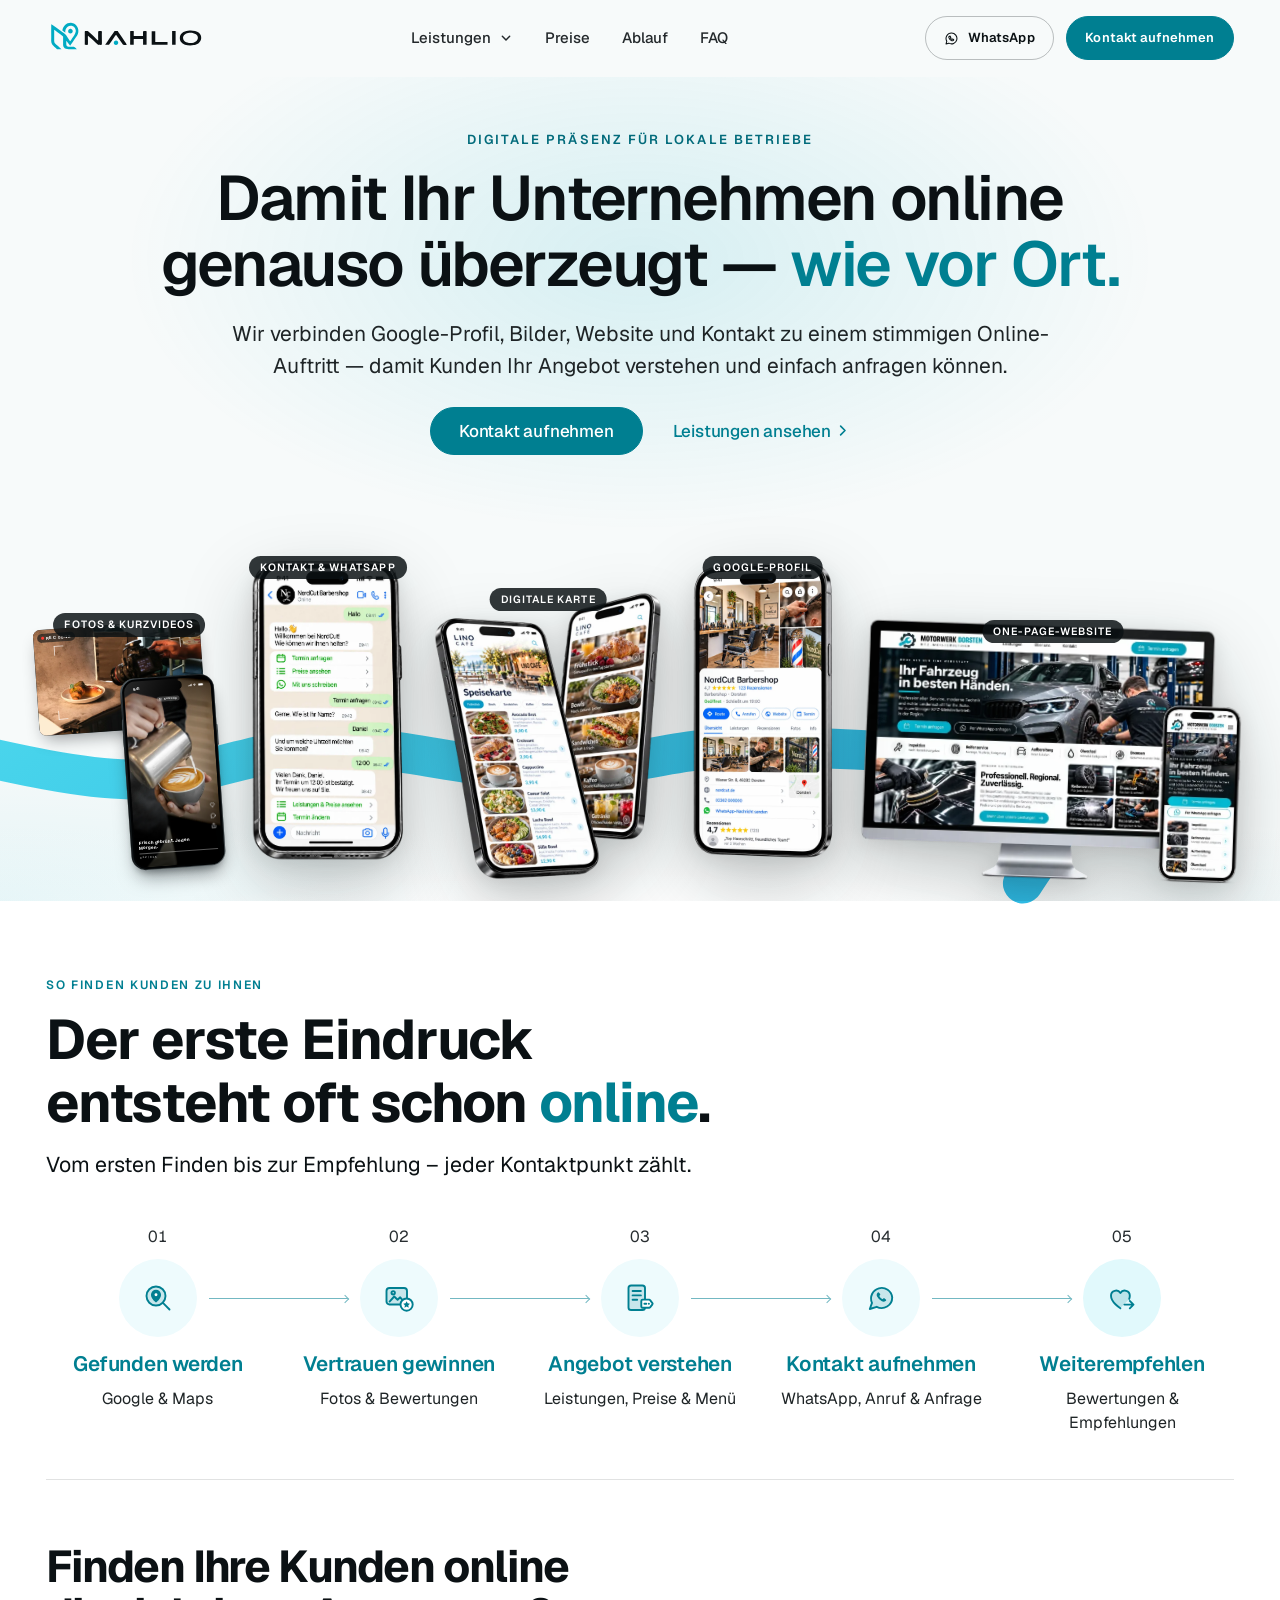
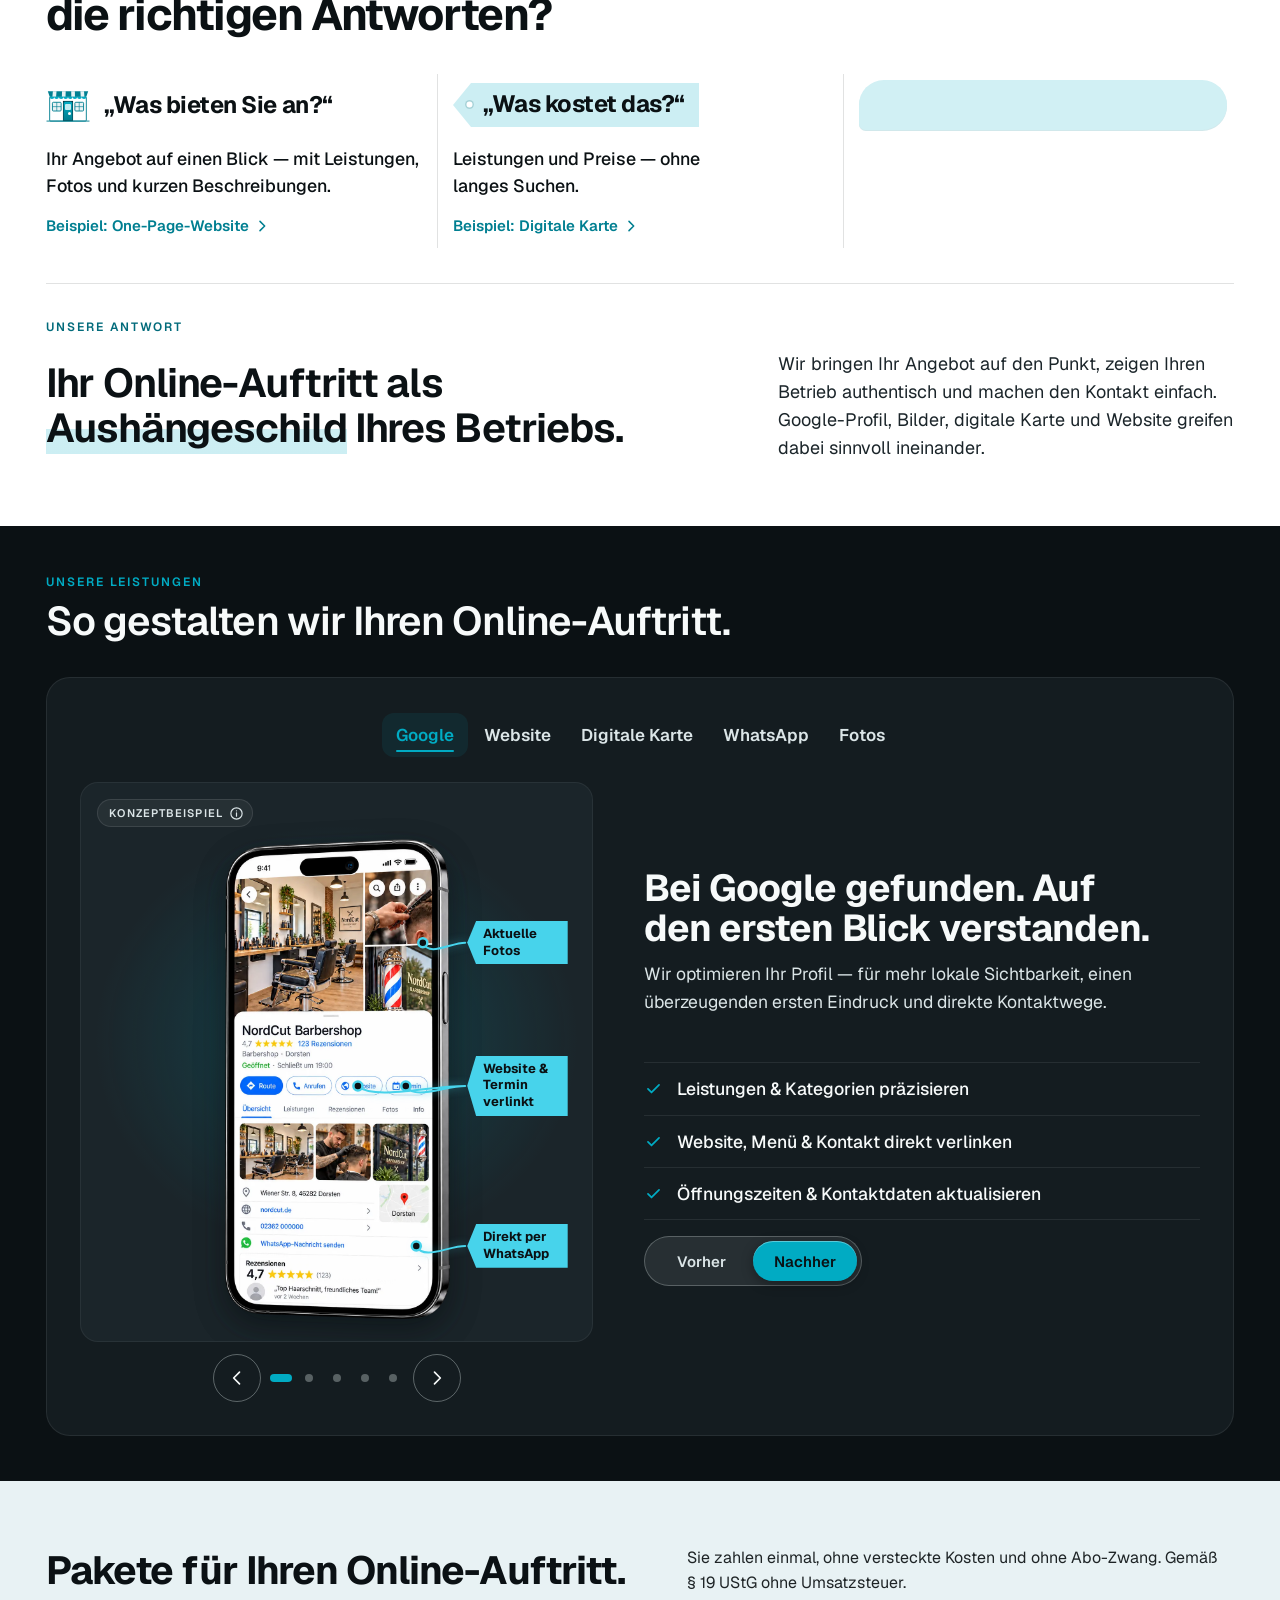
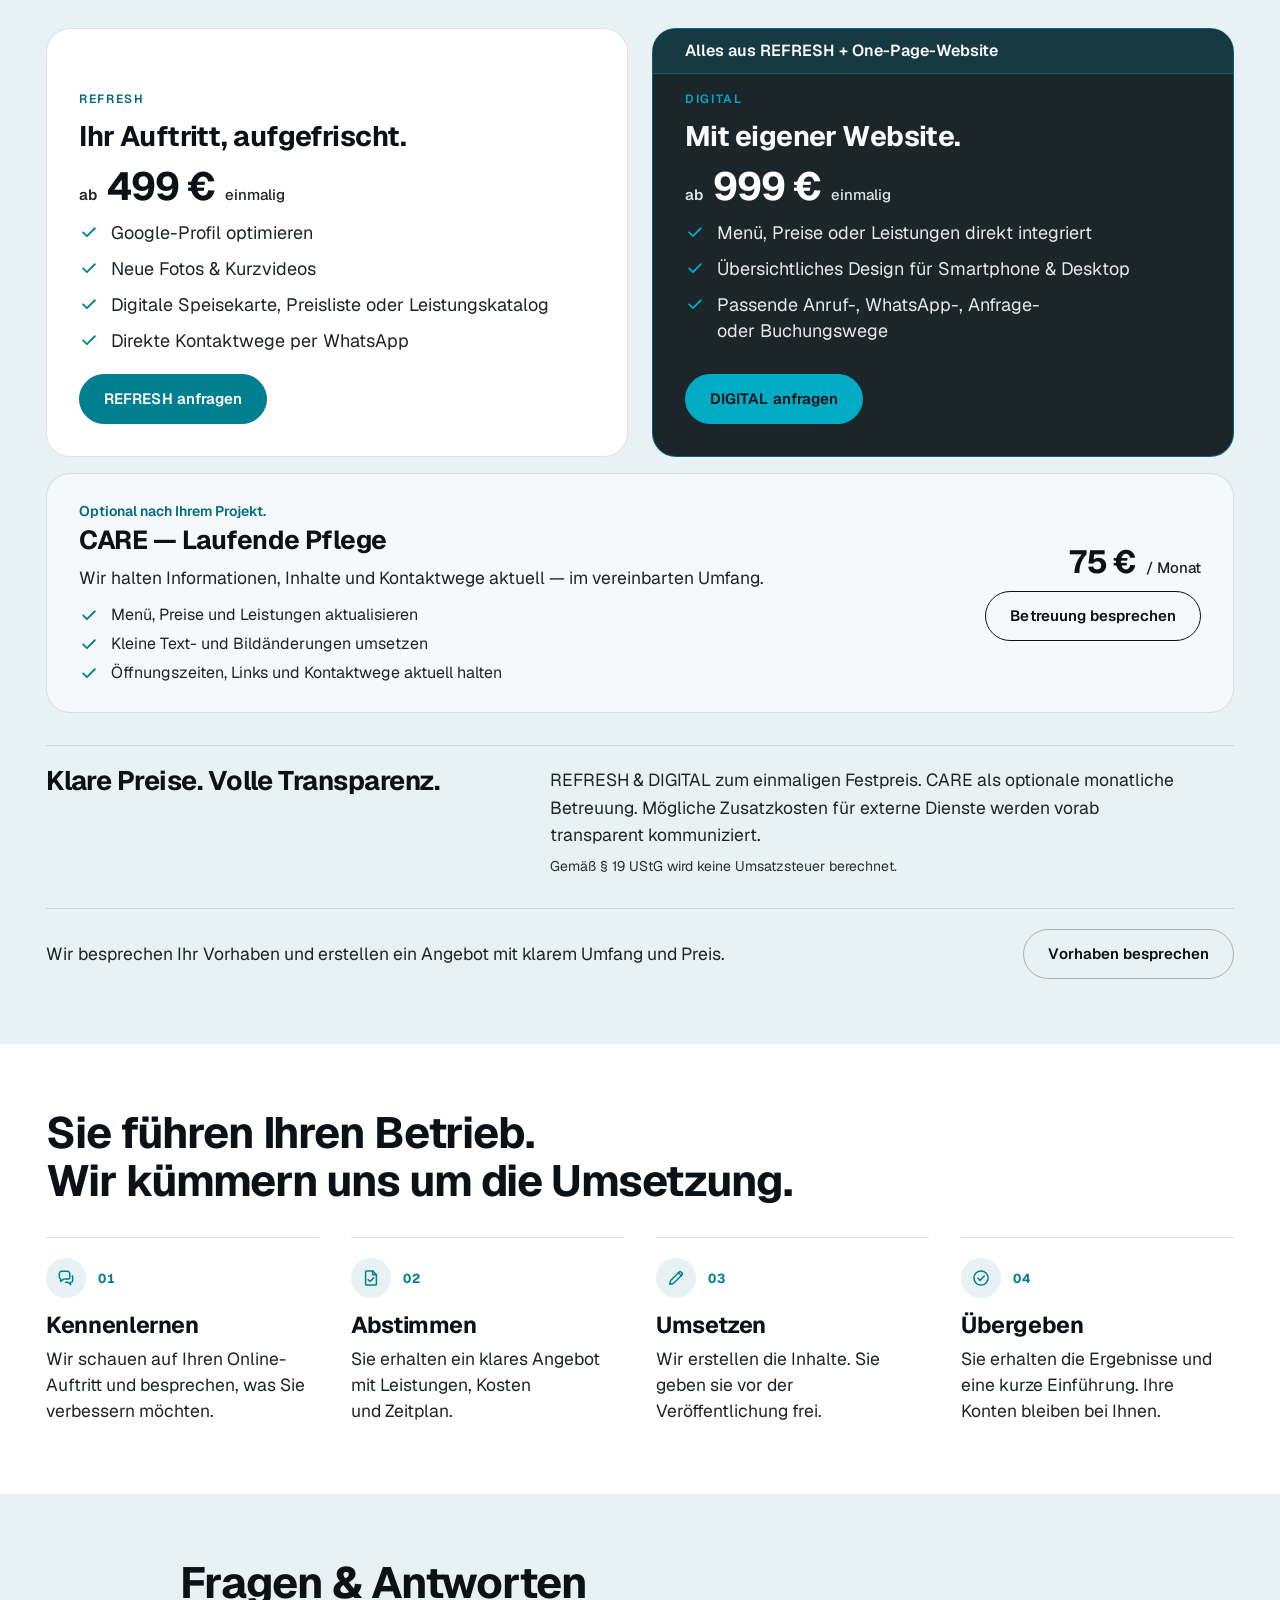
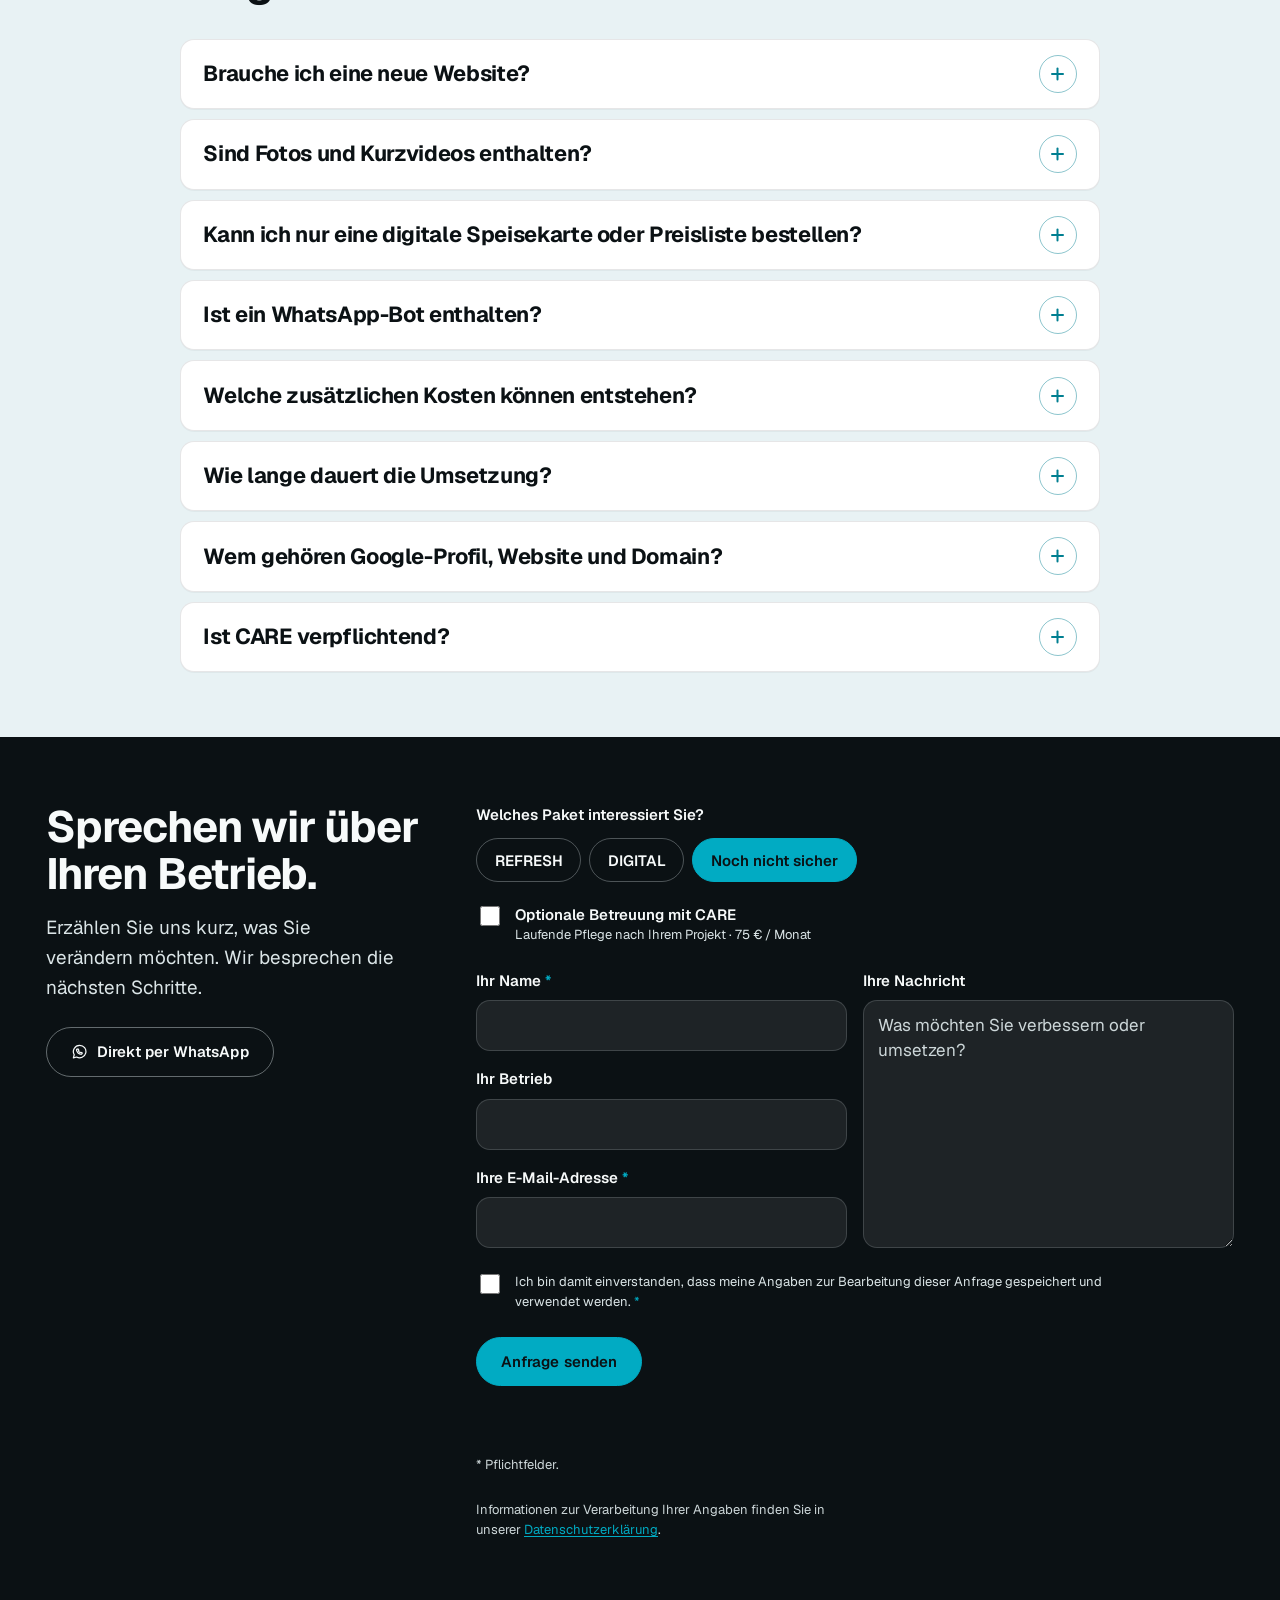
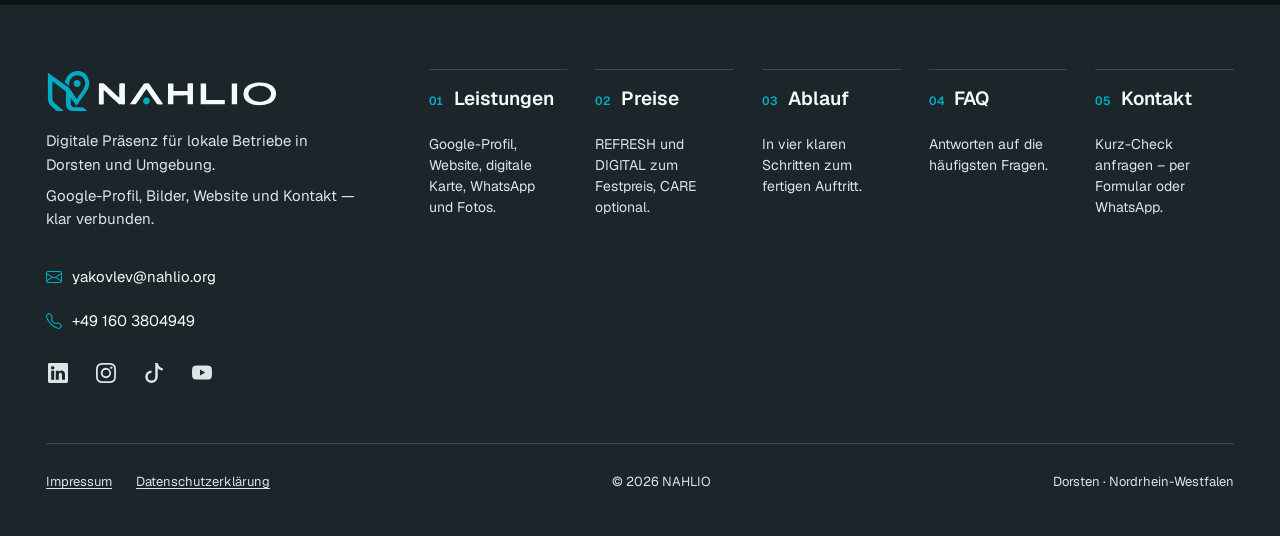
<file: vorschau/nahlio-vorschau-9/index.html>
<!doctype html>
<html lang="de">
<head>
<meta charset="utf-8">
<meta name="robots" content="noindex, nofollow">
<meta name="viewport" content="width=device-width, initial-scale=1, viewport-fit=cover">
<title>NAHLIO — Digitale Präsenz für lokale Betriebe in Dorsten</title>
<meta name="description" content="Google-Profil, frische Fotos, digitale Karten und Websites für Betriebe in Dorsten und Umgebung. Damit Kunden Ihr Angebot verstehen und einfach Kontakt aufnehmen.">
<link rel="canonical" href="https://nahlio.org/">
<meta name="theme-color" content="#0B1114">
<meta property="og:type" content="website">
<meta property="og:locale" content="de_DE">
<meta property="og:site_name" content="NAHLIO">
<meta property="og:title" content="NAHLIO — Digitale Präsenz für lokale Betriebe in Dorsten">
<meta property="og:description" content="Google-Profil, frische Fotos, digitale Karten und Websites für Betriebe in Dorsten und Umgebung. Damit Kunden Ihr Angebot verstehen und einfach Kontakt aufnehmen.">
<meta property="og:url" content="https://nahlio.org/">
<meta name="twitter:card" content="summary_large_image">
<link rel="icon" href="favicon.svg" type="image/svg+xml">
<link rel="icon" href="favicon-32x32.svg" sizes="32x32" type="image/svg+xml">
<link rel="icon" href="favicon-48x48.svg" sizes="48x48" type="image/svg+xml">
<link rel="apple-touch-icon" href="apple-touch-icon.svg">
<link rel="manifest" href="site.webmanifest">
<link rel="preload" href="fonts/geist-latin.woff2" as="font" type="font/woff2" crossorigin>
<link rel="stylesheet" href="css/styles.css?v=e7239e2bd2">
<script>(function(d,w){var c=d.documentElement.classList;c.add('js');try{if(!w.matchMedia('(prefers-reduced-motion: reduce)').matches){c.add('motion-ok');var n=w.performance&&w.performance.getEntriesByType?w.performance.getEntriesByType('navigation')[0]:null;if((!w.location.hash||w.location.hash==='#top')&&(!n||n.type==='navigate'))c.add('hero-intro');}}catch(e){c.add('motion-ok');}w.setTimeout(function(){if(!(w.NAHLIO&&w.NAHLIO.popReady))c.remove('motion-ok','hero-intro');},4000);})(document,window);</script>
</head>
<body>
<a class="skip" href="#inhalt">Direkt zum Inhalt</a>
<header class="nav" data-nav data-state="light">
  <div class="nav__bar">
    <div class="nav__inner shell">
      <a class="nav__logo" href="#top" aria-label="NAHLIO — Startseite"><svg xmlns="http://www.w3.org/2000/svg" viewBox="0 0 1600 519" role="img" aria-label="NAHLIO" class="logo logo--wordmark">
  <path class="logo__type" d="M1432.48 184.25C1462.76 182 1502.46 187.81 1526.39 207.99C1559.88 236.24 1555.58 289.33 1520.03 314.01C1506.62 323.32 1490.66 327.63 1474.78 330.3C1433.56 337.21 1372.14 334.12 1345.88 296.1C1340.73 288.64 1338.02 280.06 1336.66 271.21C1335.5 263.62 1335.52 255.73 1336.73 248.16C1344.17 201.7 1391.67 187.29 1432.48 184.25ZM519.6 283.27C522.12 278.9 520.41 264.07 520.28 258.35C519.95 243.42 519.99 228.34 520.55 213.42C520.81 206.44 519.84 198.38 522.34 191.78C529.47 188.99 548.88 189.75 556.71 190.95C559.6 198.44 557.34 214.85 557.31 223.4C557.21 246.99 558.13 270.54 558.09 294.12C558.08 301.62 558.12 309.12 557.83 316.61C557.69 320.19 558.04 324.14 556.21 327.26C550.56 329.48 536.23 328.1 529.59 328.05C526.63 328.03 522.59 328.77 519.83 327.59C517.68 326.67 515.82 324.02 514.1 322.49C508.27 317.25 502.4 312.03 496.7 306.64C481.7 292.5 466.2 278.9 451.26 264.71C441.09 255.05 431.17 244.2 419.76 236.01C417.31 241.49 418.51 256.7 418.51 263.34C418.51 284.66 419.54 306.1 418.64 327.41C412.36 329.05 393.73 328.87 387.31 327.42C386.48 318.33 387.09 309.07 387.1 299.95C387.13 281.37 387.26 262.78 387.1 244.2C387.01 233.66 387.03 223.12 387.04 212.58C387.04 205.51 386.46 197.85 388.06 190.95C394.65 189.55 402.2 190.47 408.94 190.47C411.88 190.47 415.87 189.77 418.61 190.9C421.52 192.09 424.25 195.82 426.58 197.88C433.2 203.73 439.56 209.85 446.1 215.78C464.27 232.24 481.8 249.41 500 265.85C506.45 271.68 512.65 278.05 519.6 283.27ZM807.14 327.41C802.6 328.75 797.29 328.2 792.51 328.21C784.96 328.22 776.59 328.95 769.21 327.49C745.89 293.9 722.57 260.32 699.25 226.73C691.74 233.08 681.63 251.07 675.51 259.87C659.77 282.5 644.7 305.65 628.6 328.03C616.05 328.03 603.5 328.03 590.95 328.03C591.86 323.6 595.11 319.75 597.67 316.01C602.27 309.25 606.91 302.51 611.57 295.79C628.06 272.02 643.86 247.77 660.6 224.17C666.03 216.52 671.05 208.58 676.4 200.88C678.4 198.01 680.54 193.29 683.43 191.26C685.52 189.79 689.38 190.59 691.84 190.56C696.6 190.5 711.3 189.42 715 190.68C717.59 191.57 719.7 196.45 721.26 198.56C727.56 207.05 733.18 216.08 739.17 224.78C754.35 246.84 768.91 269.29 784.1 291.34C791.29 301.78 802.64 315.87 807.14 327.41ZM874.97 190.55C877.47 198.16 876 220.12 875.93 229.23C875.9 233.06 875.42 236.97 876.55 240.6C907.23 240.6 937.91 240.6 968.59 240.6C969.94 226.65 966.07 204.4 970.36 191.78C976.5 189.05 996.71 189.73 1003.61 190.95C1004.92 195.56 1004.38 201.11 1004.44 205.93C1004.55 216.19 1004.24 226.45 1004.16 236.71C1004 258.62 1004.39 280.54 1004.11 302.44C1004 310.9 1004.76 319.61 1003.85 328.01C992.19 328.01 980.54 328.01 968.88 328.01C968.88 308.67 968.88 289.33 968.88 269.99C961.39 267.75 947.27 269.25 938.95 269.25C918.15 269.25 897.35 269.36 876.55 269.35C874.75 275.32 875.72 282.86 875.72 289.13C875.72 302.07 876.14 315.09 875.63 328.02C864.01 328.02 852.39 328.02 840.77 328.02C839.04 321.09 839.98 312.93 839.98 305.77C839.98 291.63 840.2 277.48 840.38 263.34C840.6 246.7 839.93 230.06 840.18 213.42C840.29 205.92 839.56 197.89 841.21 190.55C852.46 190.55 863.71 190.55 874.97 190.55ZM1293.84 190.49C1293.84 236.32 1293.84 282.14 1293.84 327.96C1282.12 327.96 1270.4 327.96 1258.68 327.96C1258.68 282.14 1258.68 236.32 1258.68 190.49C1270.4 190.49 1282.12 190.49 1293.84 190.49ZM1054.83 191.21C1066.79 191.21 1078.75 191.21 1090.71 191.21C1090.71 227.18 1090.71 263.14 1090.71 299.11C1131.51 299.11 1172.31 299.11 1213.11 299.11C1213.11 308.73 1213.11 318.36 1213.11 327.99C1160.35 327.99 1107.59 327.99 1054.83 327.99C1054.83 282.4 1054.83 236.8 1054.83 191.21ZM1429.27 207.54C1401 211.39 1362.66 230.4 1368.78 265C1369.61 269.7 1371.24 274.18 1373.72 278.28C1382 291.97 1396.05 300.06 1410.73 305.25C1438.98 315.26 1475.26 311.16 1498.9 292.05C1523.4 272.26 1521.59 241.21 1496.46 222.95C1477.55 209.2 1452.23 204.41 1429.27 207.54Z" fill="currentColor" fill-rule="evenodd"/>
  <path class="logo__mark" d="M222.94 346.81C223.1 347.06 223.25 347.32 223.4 347.57C225.9 347.71 228.39 347.85 230.89 347.99C231.03 347.72 231.17 347.45 231.31 347.18C239.9 347.17 248.5 347.16 257.1 347.15C257.24 347.42 257.38 347.69 257.51 347.96C261.95 347.97 266.39 347.97 270.83 347.97C270.97 347.7 271.1 347.43 271.24 347.15C275.06 347.26 279.06 347 282.72 348.35C292.29 351.89 301.44 364.35 308.68 371.5C297.22 372 285.65 371.66 274.15 371.66C265.83 371.66 257.51 371.66 249.19 371.66C223.35 371.66 191.68 377.09 176.82 350.27C174.85 346.71 173.16 343.02 172.27 339.03C170.19 329.73 170.72 320.25 170.72 310.76C170.72 297.45 170.68 284.14 170.81 270.83C170.87 264.73 170.83 258.62 170.82 252.52C170.81 250.04 171.42 246.67 170.46 244.34C169.59 242.22 165.89 240.39 164.11 239.02C158.14 234.44 152.2 229.83 146.26 225.22C125.16 208.89 104.53 191.7 82.79 176.24C80.56 179.54 81.75 186.02 81.75 190.12C81.73 202.32 81.75 214.53 81.75 226.73C81.75 242.54 81.87 258.35 81.76 274.15C81.69 284.2 80.7 294.85 84.55 304.39C88.81 314.92 99.04 321.94 107.36 329.04C117.67 337.84 127.87 346.79 138.07 355.72C143.71 360.66 149.77 365.31 155.01 370.67C149.1 372.9 130.01 371.8 122.72 371.79C118.65 371.79 113.59 372.37 109.77 370.69C102.84 367.66 96.88 360 91.47 354.91C80.04 344.18 66.45 335.06 59.32 320.52C48.91 299.27 52.33 273.93 52.33 250.86C52.33 207.64 51.21 164.26 52.42 121.06C58.35 122.71 64.07 128.33 69.02 131.9C80.81 140.38 92.84 148.54 104.6 157.07C125.01 171.88 145.4 186.74 165.9 201.42C175.52 208.31 186.45 214.86 194.53 223.58C202.25 231.92 207.82 242.07 214.09 251.47C219.64 259.81 225.09 268.23 230.46 276.69C233.77 281.91 236.88 287.64 240.87 292.35C246.19 288.34 255.23 272.1 259.49 265.7C273.13 245.2 294.06 220.08 297.05 195.47C298.58 192.54 298.52 186.97 297.05 183.99C295.64 174.07 292.62 164.59 286.58 156.48C269.06 132.98 235.43 130.53 213.08 148.58C196.4 162.06 191.12 182.39 192.36 203.02C192.3 203.71 192.23 204.4 192.17 205.1C191.55 205.28 190.93 205.46 190.32 205.64C181.33 198.8 172.35 191.96 163.36 185.13C168.98 139.95 210.79 102.19 257.48 109.21C266.38 110.55 274.76 113.7 282.62 117.98C290.33 122.17 297.19 127.66 302.88 134.35C309.23 141.8 314.32 150.23 317.71 159.44C320.26 166.36 322.06 173.62 322.76 180.97C325.68 211.74 315.04 229.14 298.46 253.13C291.66 262.97 284.86 272.8 278.16 282.7C269.64 295.26 260.91 307.73 252.63 320.46C248.96 326.11 245.46 332.09 241.29 337.39C228.39 320.35 215.5 303.31 202.6 286.27C202.06 293.82 202.45 301.52 202.45 309.1C202.45 327.32 202.25 341.74 222.94 346.81ZM266.85 187.21C266.6 187.35 266.36 187.48 266.11 187.62C266.23 189.98 266.34 192.34 266.46 194.7C264 221.69 220.8 218.77 221 190.95C221.12 175.09 237.27 163.86 252.2 169.28C260.36 172.25 264.65 179.31 266.85 187.21ZM699.38 283.31C728.68 283.66 728.34 328.88 698.49 328.39C669.3 327.9 670.04 282.96 699.38 283.31Z" fill="#01ABC3" fill-rule="evenodd"/>
  <path class="logo__mark" d="M297.05 183.99C298.52 186.97 298.58 192.54 297.05 195.47C297.05 191.64 297.05 187.82 297.05 183.99ZM266.85 187.21C266.96 189.56 267.07 191.92 267.18 194.28C266.94 194.42 266.7 194.56 266.46 194.7C266.34 192.34 266.23 189.98 266.11 187.62C266.36 187.48 266.6 187.35 266.85 187.21ZM192.36 203.02C192.6 203.15 192.84 203.29 193.08 203.43C193.23 204.82 193.38 206.21 193.54 207.59C191.79 207.26 191.37 207.09 190.32 205.64C190.93 205.46 191.55 205.28 192.17 205.1C192.23 204.4 192.3 203.71 192.36 203.02ZM222.94 346.81C225.73 346.93 228.52 347.06 231.31 347.18C231.17 347.45 231.03 347.72 230.89 347.99C228.39 347.85 225.9 347.71 223.4 347.57C223.25 347.32 223.1 347.06 222.94 346.81ZM257.1 347.15C261.81 347.15 266.53 347.15 271.24 347.15C271.1 347.43 270.97 347.7 270.83 347.97C266.39 347.97 261.95 347.97 257.51 347.96C257.38 347.69 257.24 347.42 257.1 347.15Z" fill="#01ABC3" fill-rule="evenodd"/>
</svg></a>
      <nav class="nav__links" aria-label="Hauptnavigation">
        <ul class="nav__list"><li class="nav__item nav__item--sub" data-nav-sub><span class="nav__subhead"><a class="nav__link" data-nav-link href="#beispiele">Leistungen</a><button class="nav__subbtn" type="button" aria-expanded="false" aria-controls="nav-sub" data-nav-subbtn><span class="visually-hidden">Leistungen anzeigen</span><svg viewBox="0 0 24 24" aria-hidden="true" focusable="false"><path d="m6.5 9.5 5.5 5.5 5.5-5.5"/></svg></button></span><div class="nav__sub" id="nav-sub" data-nav-subpanel><ul class="nav__sublist"><li><a class="nav__sublink" href="#beispiele" data-show-slide="google"><span class="nav__sublink-ic" aria-hidden="true"><svg viewBox="0 0 24 24" focusable="false"><path class="d" d="M12 21.2s-6.8-6.2-6.8-11.6a6.8 6.8 0 0 1 13.6 0c0 5.4-6.8 11.6-6.8 11.6z"/><path d="M12 21.2s-6.8-6.2-6.8-11.6a6.8 6.8 0 0 1 13.6 0c0 5.4-6.8 11.6-6.8 11.6z"/><path d="m12 6.4 1.05 2.15 2.35.34-1.7 1.66.4 2.34L12 11.8l-2.1 1.1.4-2.34-1.7-1.66 2.35-.34z"/></svg></span><span class="nav__sublink-txt"><b>Google-Profil</b><small>Informationen, Leistungen und Kontakt</small></span></a></li><li><a class="nav__sublink" href="#beispiele" data-show-slide="website"><span class="nav__sublink-ic" aria-hidden="true"><svg viewBox="0 0 24 24" focusable="false"><rect class="d" x="3" y="4.5" width="18" height="15" rx="1.6"/><rect x="3" y="4.5" width="18" height="15" rx="1.6"/><path d="M3 8.5h18M5.6 6.5h.01M7.8 6.5h.01"/><rect x="6" y="11" width="6" height="5.5" rx=".6"/><path d="M14.5 11.6h3.5M14.5 14h3.5M14.5 16.4h2.2"/></svg></span><span class="nav__sublink-txt"><b>One-Page-Website</b><small>Ihr Betrieb auf einer Seite</small></span></a></li><li><a class="nav__sublink" href="#beispiele" data-show-slide="karte"><span class="nav__sublink-ic" aria-hidden="true"><svg viewBox="0 0 24 24" focusable="false"><rect class="d" x="5" y="3" width="14" height="18" rx="1.8"/><rect x="5" y="3" width="14" height="18" rx="1.8"/><path d="M9 7h6M8.2 10.8h5M15.6 10.8h.4M8.2 13.8h5M15.6 13.8h.4M8.2 16.8h5M15.6 16.8h.4"/></svg></span><span class="nav__sublink-txt"><b>Digitale Karte</b><small>Menüs, Preise und Leistungen</small></span></a></li><li><a class="nav__sublink" href="#beispiele" data-show-slide="kontakt"><span class="nav__sublink-ic" aria-hidden="true"><svg viewBox="0 0 24 24" focusable="false"><path class="d" d="M4 5h16v11h-8.4L7 19.8V16H4z"/><path d="M4 5h16v11h-8.4L7 19.8V16H4z"/><path d="M7.4 8.6h9.2M7.4 11.6h4.4"/><path d="m13.4 11.9 1.2 1.2 2.6-2.8"/></svg></span><span class="nav__sublink-txt"><b>Kontakt &amp; WhatsApp</b><small>Einfach schreiben und anfragen</small></span></a></li><li><a class="nav__sublink" href="#beispiele" data-show-slide="fotos"><span class="nav__sublink-ic" aria-hidden="true"><svg viewBox="0 0 24 24" focusable="false"><rect class="d" x="2.5" y="6.5" width="13.5" height="11" rx="1.6"/><rect x="2.5" y="6.5" width="13.5" height="11" rx="1.6"/><path d="m16 10.4 5.5-3v9.2l-5.5-3"/><circle cx="9.2" cy="12" r="2.6"/></svg></span><span class="nav__sublink-txt"><b>Fotos &amp; Kurzvideos</b><small>Ihr Betrieb authentisch im Bild</small></span></a></li></ul></div></li><li class="nav__item"><a class="nav__link" data-nav-link href="#preise">Preise</a></li><li class="nav__item"><a class="nav__link" data-nav-link href="#ablauf">Ablauf</a></li><li class="nav__item"><a class="nav__link" data-nav-link href="#fragen">FAQ</a></li></ul>
      </nav>
      <div class="nav__actions">
        <a class="btn btn--sm btn--wa nav__wa" href="https://wa.me/491603804949?text=Hallo%20NAHLIO%2C%20ich%20m%C3%B6chte%20meinen%20Online-Auftritt%20verbessern%20und%20mein%20Vorhaben%20mit%20Ihnen%20besprechen."><svg class="wa-ico" viewBox="0 0 24 24" aria-hidden="true" focusable="false"><path d="M12 3.2a8.7 8.7 0 0 0-7.5 13.1L3.3 20.7l4.5-1.2A8.7 8.7 0 1 0 12 3.2z"/><path d="M9.2 8.6c.2-.4.5-.4.8-.3l.9 2c0 .3-.3.6-.5.8.5 1 1.3 1.8 2.3 2.3.2-.2.5-.6.8-.5l2 .9c.1.3.1.6-.2 1-.5.8-1.5 1-2.6.7-2.4-.7-4.2-2.5-4.9-4.9-.3-1 0-1.6.4-2z"/></svg><span>WhatsApp</span></a>
        <a class="btn btn--sm nav__cta" href="#kontakt">Kontakt aufnehmen</a>
      </div>
      <button class="nav__toggle" type="button" data-nav-toggle
              aria-expanded="false" aria-controls="nav-panel"
              aria-label="Menü öffnen" data-label-open="Menü öffnen" data-label-close="Menü schließen">
        <span class="nav__toggle-bars" aria-hidden="true"></span>
      </button>
    </div>
  </div>
  <nav class="nav__panel" id="nav-panel" aria-label="Hauptnavigation" hidden>
    <div class="nav__panel-group" data-nav-panel-sub><span class="nav__panel-row"><a class="nav__panel-link" data-nav-panel-link href="#beispiele">Leistungen</a><button class="nav__panel-subbtn" type="button" aria-expanded="false" aria-controls="nav-panel-sub" data-nav-panel-subbtn><span class="visually-hidden">Leistungen anzeigen</span><svg viewBox="0 0 24 24" aria-hidden="true" focusable="false"><path d="m6.5 9.5 5.5 5.5 5.5-5.5"/></svg></button></span><ul class="nav__panel-sub" id="nav-panel-sub" hidden><li><a class="nav__panel-sublink" href="#beispiele" data-show-slide="google"><span class="nav__panel-sublink-ic" aria-hidden="true"><svg viewBox="0 0 24 24" focusable="false"><path class="d" d="M12 21.2s-6.8-6.2-6.8-11.6a6.8 6.8 0 0 1 13.6 0c0 5.4-6.8 11.6-6.8 11.6z"/><path d="M12 21.2s-6.8-6.2-6.8-11.6a6.8 6.8 0 0 1 13.6 0c0 5.4-6.8 11.6-6.8 11.6z"/><path d="m12 6.4 1.05 2.15 2.35.34-1.7 1.66.4 2.34L12 11.8l-2.1 1.1.4-2.34-1.7-1.66 2.35-.34z"/></svg></span><span class="nav__panel-sublink-txt"><b>Google-Profil</b><small>Informationen, Leistungen und Kontakt</small></span></a></li><li><a class="nav__panel-sublink" href="#beispiele" data-show-slide="website"><span class="nav__panel-sublink-ic" aria-hidden="true"><svg viewBox="0 0 24 24" focusable="false"><rect class="d" x="3" y="4.5" width="18" height="15" rx="1.6"/><rect x="3" y="4.5" width="18" height="15" rx="1.6"/><path d="M3 8.5h18M5.6 6.5h.01M7.8 6.5h.01"/><rect x="6" y="11" width="6" height="5.5" rx=".6"/><path d="M14.5 11.6h3.5M14.5 14h3.5M14.5 16.4h2.2"/></svg></span><span class="nav__panel-sublink-txt"><b>One-Page-Website</b><small>Ihr Betrieb auf einer Seite</small></span></a></li><li><a class="nav__panel-sublink" href="#beispiele" data-show-slide="karte"><span class="nav__panel-sublink-ic" aria-hidden="true"><svg viewBox="0 0 24 24" focusable="false"><rect class="d" x="5" y="3" width="14" height="18" rx="1.8"/><rect x="5" y="3" width="14" height="18" rx="1.8"/><path d="M9 7h6M8.2 10.8h5M15.6 10.8h.4M8.2 13.8h5M15.6 13.8h.4M8.2 16.8h5M15.6 16.8h.4"/></svg></span><span class="nav__panel-sublink-txt"><b>Digitale Karte</b><small>Menüs, Preise und Leistungen</small></span></a></li><li><a class="nav__panel-sublink" href="#beispiele" data-show-slide="kontakt"><span class="nav__panel-sublink-ic" aria-hidden="true"><svg viewBox="0 0 24 24" focusable="false"><path class="d" d="M4 5h16v11h-8.4L7 19.8V16H4z"/><path d="M4 5h16v11h-8.4L7 19.8V16H4z"/><path d="M7.4 8.6h9.2M7.4 11.6h4.4"/><path d="m13.4 11.9 1.2 1.2 2.6-2.8"/></svg></span><span class="nav__panel-sublink-txt"><b>Kontakt &amp; WhatsApp</b><small>Einfach schreiben und anfragen</small></span></a></li><li><a class="nav__panel-sublink" href="#beispiele" data-show-slide="fotos"><span class="nav__panel-sublink-ic" aria-hidden="true"><svg viewBox="0 0 24 24" focusable="false"><rect class="d" x="2.5" y="6.5" width="13.5" height="11" rx="1.6"/><rect x="2.5" y="6.5" width="13.5" height="11" rx="1.6"/><path d="m16 10.4 5.5-3v9.2l-5.5-3"/><circle cx="9.2" cy="12" r="2.6"/></svg></span><span class="nav__panel-sublink-txt"><b>Fotos &amp; Kurzvideos</b><small>Ihr Betrieb authentisch im Bild</small></span></a></li></ul></div><a class="nav__panel-link" data-nav-panel-link href="#preise">Preise</a><a class="nav__panel-link" data-nav-panel-link href="#ablauf">Ablauf</a><a class="nav__panel-link" data-nav-panel-link href="#fragen">FAQ</a>
    <div class="nav__panel-cta">
      <a class="btn" href="#kontakt">Kontakt aufnehmen</a>
      <a class="btn btn--wa" href="https://wa.me/491603804949?text=Hallo%20NAHLIO%2C%20ich%20m%C3%B6chte%20meinen%20Online-Auftritt%20verbessern%20und%20mein%20Vorhaben%20mit%20Ihnen%20besprechen."><svg class="wa-ico" viewBox="0 0 24 24" aria-hidden="true" focusable="false"><path d="M12 3.2a8.7 8.7 0 0 0-7.5 13.1L3.3 20.7l4.5-1.2A8.7 8.7 0 1 0 12 3.2z"/><path d="M9.2 8.6c.2-.4.5-.4.8-.3l.9 2c0 .3-.3.6-.5.8.5 1 1.3 1.8 2.3 2.3.2-.2.5-.6.8-.5l2 .9c.1.3.1.6-.2 1-.5.8-1.5 1-2.6.7-2.4-.7-4.2-2.5-4.9-4.9-.3-1 0-1.6.4-2z"/></svg><span>WhatsApp</span></a>
    </div>
  </nav>
</header>
<main id="inhalt">
<div class="pageline" data-pageline aria-hidden="true"><svg class="pageline__svg" focusable="false" preserveAspectRatio="xMinYMin meet"><path class="pageline__main" data-line-main d=""/></svg></div><div class="opening"><div class="opening__surface" aria-hidden="true"></div>
<section class="hero" id="top" data-nav-theme="light" aria-labelledby="hero-titel">
  <div class="hero__glow" aria-hidden="true"></div>
  <div class="hero__stage">
    <div class="shell hero__copy">
      <p class="hero__eyebrow">DIGITALE PRÄSENZ FÜR LOKALE BETRIEBE</p>
      <h1 class="hero__title" id="hero-titel"><span class="hero__phrase">Damit Ihr Unternehmen online genauso überzeugt — </span><span class="hero__hl">wie vor Ort.</span></h1>
      <p class="hero__sub">Wir verbinden Google-Profil, Bilder, Website und Kontakt zu einem stimmigen Online-Auftritt — damit Kunden Ihr Angebot verstehen und einfach anfragen können.</p>
      <div class="hero__actions">
        <a class="btn btn--brand hero__cta" href="#kontakt">Kontakt aufnehmen</a>
        <a class="hero__more" href="#beispiele">Leistungen ansehen<svg viewBox="0 0 24 24" aria-hidden="true" focusable="false"><path d="M9 5l7 7-7 7"/></svg></a>
      </div>
    </div>
    <div class="hero__scene" data-hero-scene aria-hidden="true"><div class="hero__art"><div class="art art--fotos art--sz" data-hero-device="fotos" data-hero-order="0" style="--ar:0.7"><div class="art__visual"><div class="sz sz--fotos sz--hero" style="--arn:0.7"><div class="sz__in"><div class="ft-shot"><img class="ft-shot__img" src="img/sz-dreh.webp" alt="" decoding="async"><span class="ft-rec"><i></i>REC <span>00:12</span></span><span class="ft-corners" aria-hidden="true"></span></div><div class="dv-phone dv-phone--clip sz__phone"><i class="dv-phone__btn" aria-hidden="true"></i><div class="dv-phone__screen"><div class="dv-sb dv-sb--light" aria-hidden="true"><span class="dv-sb__t">9:41</span><span class="dv-sb__i"><svg class="dv-sb__sig" viewBox="0 0 18 12" aria-hidden="true"><rect x="0" y="8" width="3" height="4" rx=".8"/><rect x="5" y="5.5" width="3" height="6.5" rx=".8"/><rect x="10" y="3" width="3" height="9" rx=".8"/><rect x="15" y="0" width="3" height="12" rx=".8"/></svg><svg class="dv-sb__wifi" viewBox="0 0 16 12" aria-hidden="true"><path d="M8 11.6 5.7 9.2a3.3 3.3 0 0 1 4.6 0z"/><path d="M3.3 6.9a6.6 6.6 0 0 1 9.4 0l-1.5 1.5a4.5 4.5 0 0 0-6.4 0z"/><path d="M.9 4.5a10 10 0 0 1 14.2 0l-1.5 1.5a7.9 7.9 0 0 0-11.2 0z"/></svg><svg class="dv-sb__bat" viewBox="0 0 27 13" aria-hidden="true"><rect x=".6" y=".6" width="22.8" height="11.8" rx="3.4" fill="none" stroke="currentColor" stroke-opacity=".38" stroke-width="1.1"/><rect x="2.3" y="2.3" width="19.4" height="8.4" rx="2"/><path d="M24.8 4.4v4.2c.9-.3 1.5-1.1 1.5-2.1s-.6-1.8-1.5-2.1z" fill-opacity=".4"/></svg></span></div><div class="cl">
  <img class="cl__img" src="img/sz-latte.webp" alt="" decoding="async"><span class="cl__shade"></span>
  <span class="cl__top"><span class="cl__badge"><svg class="ic" viewBox="0 0 24 24" aria-hidden="true" focusable="false"><rect x="3.5" y="4.5" width="17" height="15" rx="2.4"/><path d="m10 9.2 5 2.8-5 2.8z"/></svg>Kurzclip</span></span>
  <span class="cl__side"><svg class="ic" viewBox="0 0 24 24" aria-hidden="true" focusable="false"><path d="M12 20s-7.5-4.4-7.5-10.2A4.3 4.3 0 0 1 12 7.2a4.3 4.3 0 0 1 7.5 2.6C19.5 15.6 12 20 12 20z"/></svg><svg class="ic" viewBox="0 0 24 24" aria-hidden="true" focusable="false"><path d="M20 12a8 8 0 0 1-11.6 7.1L4 20l.9-4.1A8 8 0 1 1 20 12z"/></svg><svg class="ic" viewBox="0 0 24 24" aria-hidden="true" focusable="false"><path d="M12 15V3.5M7.5 8 12 3.5 16.5 8"/><path d="M5 12.5V20h14v-7.5"/></svg></span>
  <div class="cl__bottom"><span class="cl__cap">Frisch gebrüht. Jeden Morgen.</span>
    <span class="cl__bar"><i></i></span><span class="cl__time">0:12 / 0:15</span></div>
</div></div><span class="dv-phone__island" aria-hidden="true"></span><span class="dv-phone__glare" aria-hidden="true"></span></div><div class="sz__float ft-chips"><span class="ft-chip"><svg class="ic" viewBox="0 0 24 24" aria-hidden="true" focusable="false"><rect x="3.5" y="6.5" width="13" height="13" rx="2.2"/><path d="M7.5 3.5h11a2 2 0 0 1 2 2v11"/></svg><span>15–20 bearbeitete Fotos</span></span><span class="ft-chip"><svg class="ic" viewBox="0 0 24 24" aria-hidden="true" focusable="false"><rect x="3.5" y="4.5" width="17" height="15" rx="2.4"/><path d="m10 9.2 5 2.8-5 2.8z"/></svg><span>Kurzclips à 15 Sekunden</span></span></div></div></div></div><span class="art__tag">FOTOS &amp; KURZVIDEOS</span></div><div class="art art--kontakt" data-hero-device="kontakt" data-hero-order="1" style="--ar:0.52"><div class="art__visual"><div class="hero-asset"><span class="hero-asset__device hero-asset__device--kontakt" style="--asset-h:1.04599053;--asset-cx:50.13368984%;--asset-cy:50.35663338%;--asset-y:50.04868549%"><img class="art__img" src="img/nordcut-whatsapp-confirmation.webp" sizes="(min-width: 64em) 26vw, 80vw" width="1122" height="1402" alt="" decoding="async"></span></div></div><span class="art__tag">KONTAKT &amp; WHATSAPP</span></div><div class="art art--karte" data-hero-device="karte" data-hero-order="2" style="--ar:560/706"><div class="art__visual"><img class="art__img" src="img/karte-lino-560.webp" srcset="img/karte-lino-560.webp 560w, img/karte-lino-1000.webp 1000w" sizes="(min-width: 64em) 26vw, 80vw" width="560" height="706" alt="" decoding="async"></div><span class="art__tag">DIGITALE KARTE</span></div><div class="art art--google" data-hero-device="google" data-hero-order="3" style="--ar:0.48"><div class="art__visual"><div class="hero-asset"><span class="hero-asset__device hero-asset__device--google" style="--asset-h:1.02127660;--asset-cx:50.09765625%;--asset-cy:50.00000000%;--asset-y:50.00000000%"><img class="art__img" src="img/nordcut-google-nachher.webp" sizes="(min-width: 64em) 26vw, 80vw" width="1024" height="1536" alt="" decoding="async"></span></div></div><span class="art__tag">GOOGLE-PROFIL</span></div><div class="art art--website" data-hero-device="website" data-hero-order="4" style="--ar:720/486"><div class="art__visual"><img class="art__img" src="img/website-motorwerk-720.webp" srcset="img/website-motorwerk-720.webp 720w, img/website-motorwerk-1280.webp 1280w" sizes="(min-width: 64em) 26vw, 80vw" width="720" height="486" alt="" decoding="async" fetchpriority="high"></div><span class="art__tag">ONE-PAGE-WEBSITE</span></div></div></div>
  </div>
</section>
<section class="section customer-path" id="kundenweg" data-theme="white" data-nav-theme="light" aria-labelledby="kundenweg-titel">
  
  <div class="shell">
    <div class="customer-path__in">
      <header class="customer-path__head" data-pop="rise">
        <p class="t-label">So finden Kunden zu Ihnen</p>
        <h2 class="t-h2 customer-path__title" id="kundenweg-titel">Der erste Eindruck entsteht oft schon <span class="customer-path__highlight">online</span>.</h2>
        <p class="customer-path__support">Vom ersten Finden bis zur Empfehlung – jeder Kontaktpunkt zählt.</p>
      </header>
      <ol class="customer-path__list" role="list"><li class="customer-path__stage" data-pop="stage"><span class="customer-path__number" aria-hidden="true">01</span><span class="customer-path__icon" aria-hidden="true"><svg aria-hidden="true" focusable="false" xmlns="http://www.w3.org/2000/svg" width="32" height="32" viewBox="0 0 32 32" fill="none" stroke="currentColor" stroke-width="1.9" stroke-linecap="round" stroke-linejoin="round"><circle cx="14" cy="14" r="9.5" fill="currentColor" fill-opacity=".16"/><path d="m21.2 21.2 6.3 6.3"/><path d="M14 19.4s-4.1-3.6-4.1-6.7a4.1 4.1 0 0 1 8.2 0c0 3.1-4.1 6.7-4.1 6.7z" fill="currentColor"/><circle cx="14" cy="12.7" r="1.45" fill="#fff" stroke="none"/></svg></span><h3 class="customer-path__stage-title">Gefunden werden</h3><p class="customer-path__caption">Google &amp; Maps</p><span class="customer-path__connector" aria-hidden="true"></span></li><li class="customer-path__stage" data-pop="stage"><span class="customer-path__number" aria-hidden="true">02</span><span class="customer-path__icon" aria-hidden="true"><svg aria-hidden="true" focusable="false" xmlns="http://www.w3.org/2000/svg" width="32" height="32" viewBox="0 0 32 32" fill="none" stroke="currentColor" stroke-width="1.9" stroke-linecap="round" stroke-linejoin="round"><rect x="3.5" y="6" width="20.5" height="16.5" rx="3" fill="currentColor" fill-opacity=".16"/><path d="m6.6 19.6 4.6-5.1 3.4 3.3 2.6-2.5 2.8 3.4"/><circle cx="10.2" cy="10.8" r="1.7"/><circle cx="23.6" cy="22.6" r="6.1" fill="#fff"/><path d="m23.6 19.2 1.05 2.15 2.35.34-1.7 1.66.4 2.34-2.1-1.1-2.1 1.1.4-2.34-1.7-1.66 2.35-.34z" fill="currentColor" stroke="none"/></svg></span><h3 class="customer-path__stage-title">Vertrauen gewinnen</h3><p class="customer-path__caption">Fotos &amp; Bewertungen</p><span class="customer-path__connector" aria-hidden="true"></span></li><li class="customer-path__stage" data-pop="stage"><span class="customer-path__number" aria-hidden="true">03</span><span class="customer-path__icon" aria-hidden="true"><svg aria-hidden="true" focusable="false" xmlns="http://www.w3.org/2000/svg" width="32" height="32" viewBox="0 0 32 32" fill="none" stroke="currentColor" stroke-width="1.9" stroke-linecap="round" stroke-linejoin="round"><rect x="4.5" y="3.5" width="16.5" height="24.5" rx="2.6" fill="currentColor" fill-opacity=".16"/><path d="M8.6 9h8.3M8.6 13.4h8.3M8.6 17.8h4.6"/><path d="M18.6 17.6h6.5c.4 0 .8.2 1 .5l2.3 3c.3.4.3.9 0 1.2l-2.3 3c-.2.3-.6.5-1 .5h-6.5c-.7 0-1.3-.6-1.3-1.3v-5.6c0-.7.6-1.3 1.3-1.3z" fill="#fff"/><circle cx="24.9" cy="21.7" r="1" fill="currentColor" stroke="none"/><path d="M20.4 21.7h1.9"/></svg></span><h3 class="customer-path__stage-title">Angebot verstehen</h3><p class="customer-path__caption">Leistungen, Preise &amp; Menü</p><span class="customer-path__connector" aria-hidden="true"></span></li><li class="customer-path__stage" data-pop="stage"><span class="customer-path__number" aria-hidden="true">04</span><span class="customer-path__icon" aria-hidden="true"><svg aria-hidden="true" focusable="false" xmlns="http://www.w3.org/2000/svg" width="32" height="32" viewBox="0 0 32 32" fill="none" stroke="currentColor" stroke-width="1.9" stroke-linecap="round" stroke-linejoin="round"><path d="M27.2 15.4a10.6 10.6 0 0 1-15.5 9.4L4.8 27l2.2-6.1A10.6 10.6 0 1 1 27.2 15.4z" fill="currentColor" fill-opacity=".16"/><path d="M12.4 10.9c.4-.6.9-.7 1.3-.5l1.5 1.7c.2.4 0 .9-.3 1.2l-.6.6a7.6 7.6 0 0 0 3.3 3.3l.6-.6c.3-.3.8-.5 1.2-.3l1.7 1.5c.2.4.1.9-.5 1.3-1.1.7-2.4.8-3.7.2a10.4 10.4 0 0 1-4.8-4.8c-.6-1.3-.5-2.7.3-3.6z" fill="currentColor" stroke="none"/></svg></span><h3 class="customer-path__stage-title">Kontakt aufnehmen</h3><p class="customer-path__caption">WhatsApp, Anruf &amp; Anfrage</p><span class="customer-path__connector" aria-hidden="true"></span></li><li class="customer-path__stage" data-pop="stage"><span class="customer-path__number" aria-hidden="true">05</span><span class="customer-path__icon" aria-hidden="true"><svg aria-hidden="true" focusable="false" xmlns="http://www.w3.org/2000/svg" width="32" height="32" viewBox="0 0 32 32" fill="none" stroke="currentColor" stroke-width="1.9" stroke-linecap="round" stroke-linejoin="round"><path d="M14.4 26.2S5 20.6 5 13.8a5.1 5.1 0 0 1 9.4-2.8 5.1 5.1 0 0 1 9.4 2.8c0 1.1-.2 2.1-.6 3.1" fill="currentColor" fill-opacity=".16"/><path d="M18.4 22.6h9.1M23.8 18.9l3.7 3.7-3.7 3.7"/></svg></span><h3 class="customer-path__stage-title">Weiterempfehlen</h3><p class="customer-path__caption">Bewertungen &amp; Empfehlungen</p></li></ol>
    </div>
  </div>
</section>
</div>
<div class="journey" data-journey>
<section class="blick" id="blick" data-theme="white" data-nav-theme="light" aria-labelledby="blick-titel">
  
  <div class="shell">
    <header class="blick__head" data-pop="rise">
      <div class="blick__headtext">
        <h2 class="blick__title" id="blick-titel">Finden Ihre Kunden online die richtigen Antworten?</h2>
      </div>
      
    </header>
    <ol class="qa-list"><li class="qa qa--angebot"><div class="qa__q"><span class="qa__shop" aria-hidden="true"><svg class="qa__shop-svg" viewBox="0 0 96 72" focusable="false"><rect class="sh-wall" x="8" y="17" width="80" height="53" rx="2"/><rect class="sh-win" x="14" y="29" width="19" height="19" rx="2"/><rect class="sh-win" x="63" y="29" width="19" height="19" rx="2"/><path class="sh-mull" d="M23.5 29v19M14 38.5h19M72.5 29v19M63 38.5h19"/><rect class="sh-in" x="37" y="26" width="22" height="44"/><path class="sh-awn" d="M4 5h88l-4 12H8z"/><path class="sh-stripe" d="M15 5h8l-1 12h-8zM35 5h8l-.4 12h-8zM55 5h8l.2 12h-8zM75 5h8l.8 12h-8z"/><path class="sh-scal" d="M8 17a5 5 0 0 0 10 0a5 5 0 0 0 10 0a5 5 0 0 0 10 0a5 5 0 0 0 10 0a5 5 0 0 0 10 0a5 5 0 0 0 10 0a5 5 0 0 0 10 0a5 5 0 0 0 10 0z"/><path class="sh-ground" d="M2 70h92"/></svg><span class="qa__door"><i></i></span></span><div class="qa__exit"><h3 class="qa__title">„Was bieten Sie an?“</h3></div></div><div class="qa__a"><p class="qa__body">Ihr Angebot auf einen Blick — mit Leistungen, Fotos und kurzen Beschreibungen.</p><a class="qa__link" href="#beispiele" data-show-slide="website">Beispiel: One-Page-Website<svg viewBox="0 0 24 24" aria-hidden="true" focusable="false"><path d="m9 5 7 7-7 7"/></svg></a></div></li><li class="qa qa--preise"><div class="qa__q"><div class="qa__tag"><div class="qa__tag-in"><span class="qa__tag-face qa__tag-front" aria-hidden="true"><span class="qa__euro" style="--e:0">€</span><span class="qa__euro" style="--e:1">€</span><span class="qa__euro" style="--e:2">€</span></span><h3 class="qa__tag-face qa__tag-back qa__title">„Was kostet das?“</h3></div></div></div><div class="qa__a"><p class="qa__body">Leistungen und Preise — ohne langes Suchen.</p><a class="qa__link" href="#beispiele" data-show-slide="karte">Beispiel: Digitale Karte<svg viewBox="0 0 24 24" aria-hidden="true" focusable="false"><path d="m9 5 7 7-7 7"/></svg></a></div></li><li class="qa qa--kontakt"><div class="qa__q"><h3 class="qa__title qa__msg" data-qa-chars>„Wie kann ich Sie erreichen?“</h3></div><div class="qa__a"><p class="qa__body">Anrufen, schreiben oder einen Termin anfragen — ohne Umwege.</p><a class="qa__link" href="#beispiele" data-show-slide="kontakt">Beispiel: Kontakt &amp; WhatsApp<svg viewBox="0 0 24 24" aria-hidden="true" focusable="false"><path d="m9 5 7 7-7 7"/></svg></a></div></li></ol>
  </div>
</section>
<section class="uebergang" data-theme="white" data-nav-theme="light" aria-labelledby="uebergang-titel">
  
  <div class="shell uebergang__in" >
    <div class="uebergang__card" data-pop="rise">
      <p class="uebergang__eyebrow">UNSERE ANTWORT</p>
      <h2 class="uebergang__title" id="uebergang-titel">Ihr <span class="nw">Online-Auftritt</span> als <span class="uebergang__hl">Aushängeschild</span> Ihres Betriebs.</h2>
      <p class="uebergang__statement">Wir bringen Ihr Angebot auf den Punkt, zeigen Ihren Betrieb authentisch und machen den Kontakt einfach. <span class="nw">Google-Profil</span>, Bilder, digitale Karte und Website greifen dabei sinnvoll ineinander.</p>
    </div>
  </div>
</section>
<section class="zoom" id="beispiele" data-zoom data-theme="dark" data-nav-theme="dark" aria-labelledby="sc-intro-title">
  <header class="sc__intro" data-pop="rise">
    <p class="sc__intro-label">Unsere Leistungen</p>
    <h2 class="sc__intro-title" id="sc-intro-title">So gestalten wir Ihren Online-Auftritt.</h2>
  </header>
  <div class="sc" data-pop="rise">
    <div class="sc__card">
      <div class="sc__tabs" role="tablist" aria-label="Beispiel auswählen" data-sc-tabs><button class="sc__tab" type="button" role="tab" id="sc-tab-google" data-key="google" aria-controls="sc-panel" aria-selected="true" tabindex="0">Google</button><button class="sc__tab" type="button" role="tab" id="sc-tab-website" data-key="website" aria-controls="sc-panel" aria-selected="false" tabindex="-1">Website</button><button class="sc__tab" type="button" role="tab" id="sc-tab-karte" data-key="karte" aria-controls="sc-panel" aria-selected="false" tabindex="-1">Digitale Karte</button><button class="sc__tab" type="button" role="tab" id="sc-tab-kontakt" data-key="kontakt" aria-controls="sc-panel" aria-selected="false" tabindex="-1">WhatsApp</button><button class="sc__tab" type="button" role="tab" id="sc-tab-fotos" data-key="fotos" aria-controls="sc-panel" aria-selected="false" tabindex="-1">Fotos</button></div>
      <div class="sc__panel" id="sc-panel" role="tabpanel" aria-labelledby="sc-tab-google" tabindex="0" data-sc-panel>
        <div class="sc__stack sc__text"><div class="sc__item sc__copy is-active" data-sc-item data-key="google" style="--k:0"><h3 class="sc__h">Bei Google gefunden. Auf den ersten Blick verstanden.</h3><p class="sc__p">Wir optimieren Ihr Profil — für mehr lokale Sichtbarkeit, einen überzeugenden ersten Eindruck und direkte Kontaktwege.</p></div><div class="sc__item sc__copy" data-sc-item data-key="website" style="--k:1"><h3 class="sc__h">Ihr Betrieb. Alles auf einer Seite.</h3><p class="sc__p">Wir gestalten Ihren Webauftritt — mit Bildern, Angeboten und direkten Kontaktwegen. Ihre digitale Menü-, Preis- oder Servicekarte ist integriert.</p></div><div class="sc__item sc__copy" data-sc-item data-key="karte" style="--k:2"><h3 class="sc__h">Ihr Angebot. Auf einen Blick.</h3><p class="sc__p">Wir erstellen digitale Speisekarten, Preislisten und Leistungskataloge — damit Kunden schnell finden, was zu ihnen passt.</p></div><div class="sc__item sc__copy" data-sc-item data-key="kontakt" style="--k:3"><h3 class="sc__h">Aus einer Frage wird eine Anfrage.</h3><p class="sc__p">Preise klären, Termine anfragen oder direkt mit Ihnen schreiben — alles in WhatsApp.</p></div><div class="sc__item sc__copy" data-sc-item data-key="fotos" style="--k:4"><h3 class="sc__h">Ihr Betrieb. Echt im Bild.</h3><p class="sc__p">Wir fotografieren und filmen bei Ihnen vor Ort — Räume, Angebote und Ihre Arbeit im Detail.</p></div></div>
        <div class="sc__media">
          <div class="sc__stage" data-sc-stage>
            <button class="sc__concept-trigger" type="button" popovertarget="sc-concept" aria-controls="sc-concept" aria-expanded="false" data-sc-concept-trigger>Konzeptbeispiel<svg viewBox="0 0 24 24" aria-hidden="true" focusable="false"><circle cx="12" cy="12" r="9"/><path d="M12 11v5.2M12 7.7h.01"/></svg></button>
            <div class="sc__concept" id="sc-concept" popover role="dialog" aria-labelledby="sc-concept-title" data-sc-concept>
              <div class="sc__concept-head"><p class="sc__concept-title" id="sc-concept-title">Hinweis zum Konzeptbeispiel</p>
                <button class="sc__concept-close" type="button" popovertarget="sc-concept" popovertargetaction="hide" aria-label="Hinweis schließen"><svg viewBox="0 0 24 24" aria-hidden="true" focusable="false"><path d="M6.5 6.5l11 11M17.5 6.5l-11 11"/></svg></button></div>
              <p>Konzeptbeispiele zeigen mögliche Verbesserungen. Sie sind keine dokumentierten Kundenergebnisse.</p>
              <p>Konzeptdarstellung – Namen und Bewertungen sind fiktiv.</p>
            </div>
            <div class="sc__scenes"><div class="sc__scene is-active" data-sc-item data-key="google" style="--k:0" data-slide="google" aria-hidden="true"><div class="vis vis--google"><div class="sz sz--google" style="--arn:0.78"><div class="sz__in"><div class="google-compare"><img class="sz__shot google-compare__after" data-google-state="after" src="img/nordcut-google-nachher.webp" width="1024" height="1536" alt="" loading="lazy" decoding="async"><img class="sz__shot google-compare__before" data-google-state="before" src="img/nordcut-google-vorher.webp" width="1024" height="1536" alt="" loading="lazy" decoding="async"></div></div></div><div class="g-notes" data-g-notes aria-hidden="true"><svg class="g-notes__lines" focusable="false"></svg><span class="g-note" data-ax="0.765" data-ay="0.22">Aktuelle Fotos</span><span class="g-note" data-ax="0.566,0.713" data-ay="0.513">Website &amp; Termin verlinkt</span><span class="g-note" data-ax="0.745" data-ay="0.84">Direkt per WhatsApp</span></div></div></div><div class="sc__scene" data-sc-item data-key="website" style="--k:1" data-slide="website" aria-hidden="true"><div class="vis vis--website"><div class="sz sz--website" style="--arn:1.482"><div class="sz__in"><picture><source media="(max-width: 35.99em), (min-width: 48em) and (max-width: 59.99em)" srcset="img/website-motorwerk-mobil.webp" width="292" height="677"><img class="sz__shot" src="img/website-motorwerk-720.webp" srcset="img/website-motorwerk-720.webp 720w, img/website-motorwerk-1280.webp 1280w" sizes="(min-width: 60em) 560px, (min-width: 48em) 300px, 92vw" width="720" height="486" alt="" decoding="async" loading="lazy"></picture></div></div></div></div><div class="sc__scene" data-sc-item data-key="karte" style="--k:2" data-slide="karte" aria-hidden="true"><div class="vis vis--karte"><div class="sz sz--karte" style="--arn:0.793"><div class="sz__in"><img class="sz__shot" src="img/karte-lino-560.webp" srcset="img/karte-lino-560.webp 560w, img/karte-lino-1000.webp 1000w" sizes="(min-width: 60em) 560px, (min-width: 48em) 300px, 92vw" width="560" height="706" alt="" decoding="async" loading="lazy"></div></div></div></div><div class="sc__scene" data-sc-item data-key="kontakt" style="--k:3" data-slide="kontakt" aria-hidden="true"><div class="vis vis--kontakt"><div class="sz sz--kontakt" style="--arn:0.56"><div class="sz__in"><div class="dv-phone dv-phone--wa sz__phone"><i class="dv-phone__btn" aria-hidden="true"></i><div class="dv-phone__screen"><div class="dv-sb" aria-hidden="true"><span class="dv-sb__t">9:41</span><span class="dv-sb__i"><svg class="dv-sb__sig" viewBox="0 0 18 12" aria-hidden="true"><rect x="0" y="8" width="3" height="4" rx=".8"/><rect x="5" y="5.5" width="3" height="6.5" rx=".8"/><rect x="10" y="3" width="3" height="9" rx=".8"/><rect x="15" y="0" width="3" height="12" rx=".8"/></svg><svg class="dv-sb__wifi" viewBox="0 0 16 12" aria-hidden="true"><path d="M8 11.6 5.7 9.2a3.3 3.3 0 0 1 4.6 0z"/><path d="M3.3 6.9a6.6 6.6 0 0 1 9.4 0l-1.5 1.5a4.5 4.5 0 0 0-6.4 0z"/><path d="M.9 4.5a10 10 0 0 1 14.2 0l-1.5 1.5a7.9 7.9 0 0 0-11.2 0z"/></svg><svg class="dv-sb__bat" viewBox="0 0 27 13" aria-hidden="true"><rect x=".6" y=".6" width="22.8" height="11.8" rx="3.4" fill="none" stroke="currentColor" stroke-opacity=".38" stroke-width="1.1"/><rect x="2.3" y="2.3" width="19.4" height="8.4" rx="2"/><path d="M24.8 4.4v4.2c.9-.3 1.5-1.1 1.5-2.1s-.6-1.8-1.5-2.1z" fill-opacity=".4"/></svg></span></div><div class="wa" data-wa-live data-wa data-full="1" data-pick="3" data-tpick="2" data-clock="10:24">
  <div class="wa__head"><svg class="ic" viewBox="0 0 24 24" aria-hidden="true" focusable="false"><path d="M15 4.5 7.5 12l7.5 7.5"/></svg><span class="wa__avatar">SM</span>
    <span class="wa__who"><b>Salon Mara</b><i>Geschäftskonto</i></span>
    <span class="wa__tools"><svg class="ic" viewBox="0 0 24 24" aria-hidden="true" focusable="false"><rect x="2.5" y="6" width="13" height="12" rx="2.6"/><path d="m15.5 10.2 6-3.4v10.4l-6-3.4"/></svg><svg class="ic" viewBox="0 0 24 24" aria-hidden="true" focusable="false"><path d="M6.6 3.5h2.6l1.4 4.2-2.1 1.5a12 12 0 0 0 6.3 6.3l1.5-2.1 4.2 1.4v2.6a2 2 0 0 1-2.2 2A16.6 16.6 0 0 1 4.6 5.7a2 2 0 0 1 2-2.2z"/></svg></span></div>
  <div class="wa__chat" data-wa-chat><span class="wa__daypill">Heute</span><div class="wa__row" data-step="0"><div class="wa__rin"><div class="wa__msg wa__msg--in"><p>Hallo! Willkommen bei Salon Mara. Wie können wir Ihnen helfen?</p><span class="wa__time-s">10:24</span></div><div class="wa__btns"><button class="wa__btn" type="button" tabindex="-1" data-wa-book>Termin buchen</button><button class="wa__btn" type="button" tabindex="-1">Preise ansehen</button><button class="wa__btn" type="button" tabindex="-1">Frage stellen</button></div></div></div><div class="wa__row wa__row--out" data-step="1"><div class="wa__rin"><div class="wa__msg wa__msg--out"><p>Termin buchen</p><span class="wa__time-s">10:24<svg class="ic ic--ticks" viewBox="0 0 18 11" aria-hidden="true" focusable="false"><path d="M1 5.8 4.2 9 11 1.8M7.4 8.2l.8.8L15 1.8"/></svg></span></div></div></div><div class="wa__row" data-step="2"><div class="wa__rin"><div class="wa__msg wa__msg--in wa__msg--wide"><p>Gern! Welcher Tag passt Ihnen?</p><p class="wa__hint">Nächste freie Tage</p><div class="wa__days"><button class="wa__day" type="button" tabindex="-1" data-wa-day="0"><small>Di</small><b>3</b><em>Nov.</em></button><button class="wa__day is-full" type="button" tabindex="-1" data-wa-day="1" disabled><small>Mi</small><b>4</b><em>voll</em></button><button class="wa__day" type="button" tabindex="-1" data-wa-day="2"><small>Do</small><b>5</b><em>Nov.</em></button><button class="wa__day" type="button" tabindex="-1" data-wa-day="3"><small>Fr</small><b>6</b><em>Nov.</em></button><button class="wa__day" type="button" tabindex="-1" data-wa-day="4"><small>Sa</small><b>7</b><em>Nov.</em></button><button class="wa__day" type="button" tabindex="-1" data-wa-day="5"><small>Mo</small><b>9</b><em>Nov.</em></button></div><span class="wa__time-s">10:24</span></div></div></div><div class="wa__row wa__row--out" data-step="3"><div class="wa__rin"><div class="wa__msg wa__msg--out"><p data-wa-day-label>Freitag, 6. November</p><span class="wa__time-s">10:24<svg class="ic ic--ticks" viewBox="0 0 18 11" aria-hidden="true" focusable="false"><path d="M1 5.8 4.2 9 11 1.8M7.4 8.2l.8.8L15 1.8"/></svg></span></div></div></div><div class="wa__row" data-step="4"><div class="wa__rin"><div class="wa__msg wa__msg--in wa__msg--wide"><p>Diese Zeiten sind frei am <span data-wa-day-short>Freitag</span>:</p><div class="wa__times"><button class="wa__time" type="button" tabindex="-1" data-wa-time="09:30">09:30</button><button class="wa__time" type="button" tabindex="-1" data-wa-time="11:00">11:00</button><button class="wa__time" type="button" tabindex="-1" data-wa-time="14:30">14:30</button><button class="wa__time" type="button" tabindex="-1" data-wa-time="16:15">16:15</button></div><span class="wa__time-s">10:24</span></div></div></div><div class="wa__row wa__row--out" data-step="5"><div class="wa__rin"><div class="wa__msg wa__msg--out"><p><span data-wa-time-label>14:30</span> Uhr, bitte.</p><span class="wa__time-s">10:24<svg class="ic ic--ticks" viewBox="0 0 18 11" aria-hidden="true" focusable="false"><path d="M1 5.8 4.2 9 11 1.8M7.4 8.2l.8.8L15 1.8"/></svg></span></div></div></div><div class="wa__row" data-step="6"><div class="wa__rin"><div class="wa__msg wa__msg--in wa__msg--wide"><div class="wa__conf"><span class="wa__conf-ic"><svg class="ic" viewBox="0 0 24 24" aria-hidden="true" focusable="false"><path d="m5 12.5 4.5 4.5L19 7.5"/></svg></span><div><b>Termin bestätigt</b><span data-wa-conf>Freitag, 6. November · 14:30 Uhr</span><span>Haarschnitt · ca. 45 Minuten</span></div></div><div class="wa__conf-btn"><svg class="ic" viewBox="0 0 24 24" aria-hidden="true" focusable="false"><rect x="3.5" y="5" width="17" height="15.5" rx="2.6"/><path d="M3.5 10h17M8 3v4M16 3v4"/></svg><span>Im Kalender speichern</span></div><span class="wa__time-s">10:24</span></div></div></div><div class="wa__row wa__typing" data-wa-typing><div class="wa__rin"><div class="wa__msg wa__msg--in"><i></i><i></i><i></i></div></div></div></div>
  <div class="wa__input"><svg class="ic" viewBox="0 0 24 24" aria-hidden="true" focusable="false"><path d="M12 5v14M5 12h14"/></svg><span class="wa__field">Nachricht</span><svg class="ic" viewBox="0 0 24 24" aria-hidden="true" focusable="false"><path d="M4 8h3l1.6-2.4h6.8L17 8h3v11H4z"/><circle cx="12" cy="13.2" r="3.4"/></svg><svg class="ic" viewBox="0 0 24 24" aria-hidden="true" focusable="false"><rect x="9" y="3" width="6" height="11" rx="3"/><path d="M5.5 11a6.5 6.5 0 0 0 13 0M12 17.5V21"/></svg></div>
  <span class="wa__tap" data-wa-tap aria-hidden="true"><i class="wa__touch"></i></span>
</div></div><span class="dv-phone__island" aria-hidden="true"></span><span class="dv-phone__glare" aria-hidden="true"></span></div></div></div></div></div><div class="sc__scene" data-sc-item data-key="fotos" style="--k:4" data-slide="fotos" aria-hidden="true"><div class="vis vis--fotos"><div class="sz sz--fotos" style="--arn:0.7"><div class="sz__in"><div class="ft-shot"><img class="ft-shot__img" src="img/sz-dreh.webp" alt="" decoding="async" loading="lazy"><span class="ft-rec"><i></i>REC <span>00:12</span></span><span class="ft-corners" aria-hidden="true"></span></div><div class="dv-phone dv-phone--clip sz__phone"><i class="dv-phone__btn" aria-hidden="true"></i><div class="dv-phone__screen"><div class="dv-sb dv-sb--light" aria-hidden="true"><span class="dv-sb__t">9:41</span><span class="dv-sb__i"><svg class="dv-sb__sig" viewBox="0 0 18 12" aria-hidden="true"><rect x="0" y="8" width="3" height="4" rx=".8"/><rect x="5" y="5.5" width="3" height="6.5" rx=".8"/><rect x="10" y="3" width="3" height="9" rx=".8"/><rect x="15" y="0" width="3" height="12" rx=".8"/></svg><svg class="dv-sb__wifi" viewBox="0 0 16 12" aria-hidden="true"><path d="M8 11.6 5.7 9.2a3.3 3.3 0 0 1 4.6 0z"/><path d="M3.3 6.9a6.6 6.6 0 0 1 9.4 0l-1.5 1.5a4.5 4.5 0 0 0-6.4 0z"/><path d="M.9 4.5a10 10 0 0 1 14.2 0l-1.5 1.5a7.9 7.9 0 0 0-11.2 0z"/></svg><svg class="dv-sb__bat" viewBox="0 0 27 13" aria-hidden="true"><rect x=".6" y=".6" width="22.8" height="11.8" rx="3.4" fill="none" stroke="currentColor" stroke-opacity=".38" stroke-width="1.1"/><rect x="2.3" y="2.3" width="19.4" height="8.4" rx="2"/><path d="M24.8 4.4v4.2c.9-.3 1.5-1.1 1.5-2.1s-.6-1.8-1.5-2.1z" fill-opacity=".4"/></svg></span></div><div class="cl">
  <img class="cl__img" src="img/sz-latte.webp" alt="" decoding="async" loading="lazy"><span class="cl__shade"></span>
  <span class="cl__top"><span class="cl__badge"><svg class="ic" viewBox="0 0 24 24" aria-hidden="true" focusable="false"><rect x="3.5" y="4.5" width="17" height="15" rx="2.4"/><path d="m10 9.2 5 2.8-5 2.8z"/></svg>Kurzclip</span></span>
  <span class="cl__side"><svg class="ic" viewBox="0 0 24 24" aria-hidden="true" focusable="false"><path d="M12 20s-7.5-4.4-7.5-10.2A4.3 4.3 0 0 1 12 7.2a4.3 4.3 0 0 1 7.5 2.6C19.5 15.6 12 20 12 20z"/></svg><svg class="ic" viewBox="0 0 24 24" aria-hidden="true" focusable="false"><path d="M20 12a8 8 0 0 1-11.6 7.1L4 20l.9-4.1A8 8 0 1 1 20 12z"/></svg><svg class="ic" viewBox="0 0 24 24" aria-hidden="true" focusable="false"><path d="M12 15V3.5M7.5 8 12 3.5 16.5 8"/><path d="M5 12.5V20h14v-7.5"/></svg></span>
  <div class="cl__bottom"><span class="cl__cap">Frisch gebrüht. Jeden Morgen.</span>
    <span class="cl__bar"><i></i></span><span class="cl__time">0:12 / 0:15</span></div>
</div></div><span class="dv-phone__island" aria-hidden="true"></span><span class="dv-phone__glare" aria-hidden="true"></span></div><div class="sz__float ft-chips"><span class="ft-chip"><svg class="ic" viewBox="0 0 24 24" aria-hidden="true" focusable="false"><rect x="3.5" y="6.5" width="13" height="13" rx="2.2"/><path d="M7.5 3.5h11a2 2 0 0 1 2 2v11"/></svg><span>15–20 bearbeitete Fotos</span></span><span class="ft-chip"><svg class="ic" viewBox="0 0 24 24" aria-hidden="true" focusable="false"><rect x="3.5" y="4.5" width="17" height="15" rx="2.4"/><path d="m10 9.2 5 2.8-5 2.8z"/></svg><span>Kurzclips à 15 Sekunden</span></span></div></div></div></div></div></div>
          </div>
          <div class="sc__controls">
            <button class="sc__arrow" type="button" data-slide-prev aria-label="Vorheriges Beispiel"><svg viewBox="0 0 24 24" aria-hidden="true" focusable="false"><path d="M15 5 8 12l7 7"/></svg></button>
            <div class="sc__dots"><button class="sc__dot" type="button" data-sc-dot="0" aria-label="Beispiel 1 von 5 anzeigen: Google" aria-current="true"><span></span></button><button class="sc__dot" type="button" data-sc-dot="1" aria-label="Beispiel 2 von 5 anzeigen: Website" aria-current="false"><span></span></button><button class="sc__dot" type="button" data-sc-dot="2" aria-label="Beispiel 3 von 5 anzeigen: Digitale Karte" aria-current="false"><span></span></button><button class="sc__dot" type="button" data-sc-dot="3" aria-label="Beispiel 4 von 5 anzeigen: WhatsApp" aria-current="false"><span></span></button><button class="sc__dot" type="button" data-sc-dot="4" aria-label="Beispiel 5 von 5 anzeigen: Fotos" aria-current="false"><span></span></button></div>
            <button class="sc__arrow" type="button" data-slide-next aria-label="Nächstes Beispiel"><svg viewBox="0 0 24 24" aria-hidden="true" focusable="false"><path d="m9 5 7 7-7 7"/></svg></button>
          </div>
        </div>
        <div class="sc__stack sc__details"><div class="sc__item sc__more is-active" data-sc-item data-key="google" style="--k:0"><ul class="sc__list"><li><svg viewBox="0 0 24 24" aria-hidden="true" focusable="false"><path d="m5 12.5 4.5 4.5L19 7.5"/></svg><span>Leistungen &amp; Kategorien präzisieren</span></li><li><svg viewBox="0 0 24 24" aria-hidden="true" focusable="false"><path d="m5 12.5 4.5 4.5L19 7.5"/></svg><span>Website, Menü &amp; Kontakt direkt verlinken</span></li><li><svg viewBox="0 0 24 24" aria-hidden="true" focusable="false"><path d="m5 12.5 4.5 4.5L19 7.5"/></svg><span>Öffnungszeiten &amp; Kontaktdaten aktualisieren</span></li></ul><div class="sc__links"><div class="sc__compare" role="group" aria-label="Ansicht des Google-Profils"><button class="sc__seg" type="button" data-compare="before" aria-pressed="false">Vorher</button><button class="sc__seg" type="button" data-compare="after" aria-pressed="true">Nachher</button></div></div><p class="sc__gnotes" data-g-list><span class="sc__gnotes-k">Im Nachher-Bild:</span> <span class="sc__gnote">Aktuelle Fotos</span><span class="sc__gnotes-sep" aria-hidden="true"> · </span><span class="sc__gnote">Website &amp; Termin verlinkt</span><span class="sc__gnotes-sep" aria-hidden="true"> · </span><span class="sc__gnote">Direkt per WhatsApp</span></p></div><div class="sc__item sc__more" data-sc-item data-key="website" style="--k:1"><ul class="sc__list"><li><svg viewBox="0 0 24 24" aria-hidden="true" focusable="false"><path d="m5 12.5 4.5 4.5L19 7.5"/></svg><span>Individuelles Design für Ihren Betrieb</span></li><li><svg viewBox="0 0 24 24" aria-hidden="true" focusable="false"><path d="m5 12.5 4.5 4.5L19 7.5"/></svg><span>Klar strukturiert auf Smartphone &amp; Desktop</span></li><li><svg viewBox="0 0 24 24" aria-hidden="true" focusable="false"><path d="m5 12.5 4.5 4.5L19 7.5"/></svg><span>Anrufen, schreiben oder einen Termin anfragen</span></li></ul><div class="sc__links"><button class="sc__link" type="button" data-slide-action="goto" data-target="karte">Digitale Karte ansehen<svg viewBox="0 0 24 24" aria-hidden="true" focusable="false"><path d="m9 5 7 7-7 7"/></svg></button></div></div><div class="sc__item sc__more" data-sc-item data-key="karte" style="--k:2"><ul class="sc__list"><li><svg viewBox="0 0 24 24" aria-hidden="true" focusable="false"><path d="m5 12.5 4.5 4.5L19 7.5"/></svg><span>Übersichtlich nach Kategorien</span></li><li><svg viewBox="0 0 24 24" aria-hidden="true" focusable="false"><path d="m5 12.5 4.5 4.5L19 7.5"/></svg><span>Auf dem Smartphone leicht lesbar</span></li><li><svg viewBox="0 0 24 24" aria-hidden="true" focusable="false"><path d="m5 12.5 4.5 4.5L19 7.5"/></svg><span>Leistungen und Preise direkt vergleichen</span></li></ul><div class="sc__links"><button class="sc__link" type="button" data-slide-action="goto" data-target="website">Website-Beispiel ansehen<svg viewBox="0 0 24 24" aria-hidden="true" focusable="false"><path d="m9 5 7 7-7 7"/></svg></button></div></div><div class="sc__item sc__more" data-sc-item data-key="kontakt" style="--k:3"><ul class="sc__list"><li><svg viewBox="0 0 24 24" aria-hidden="true" focusable="false"><path d="m5 12.5 4.5 4.5L19 7.5"/></svg><span>Termin anfragen</span></li><li><svg viewBox="0 0 24 24" aria-hidden="true" focusable="false"><path d="m5 12.5 4.5 4.5L19 7.5"/></svg><span>Preise &amp; Leistungen ansehen</span></li><li><svg viewBox="0 0 24 24" aria-hidden="true" focusable="false"><path d="m5 12.5 4.5 4.5L19 7.5"/></svg><span>Direkt mit Ihnen schreiben</span></li></ul><p class="sc__closing">Auf Wunsch mit automatischen Antworten.</p><div class="sc__links"><button class="sc__link" type="button" data-slide-action="replay">Vorführung neu starten<svg viewBox="0 0 24 24" aria-hidden="true" focusable="false"><path d="m9 5 7 7-7 7"/></svg></button></div></div><div class="sc__item sc__more" data-sc-item data-key="fotos" style="--k:4"><ul class="sc__list"><li><svg viewBox="0 0 24 24" aria-hidden="true" focusable="false"><path d="m5 12.5 4.5 4.5L19 7.5"/></svg><span>15–20 bearbeitete Fotos</span></li><li><svg viewBox="0 0 24 24" aria-hidden="true" focusable="false"><path d="m5 12.5 4.5 4.5L19 7.5"/></svg><span>Kurzclips à 15 Sekunden</span></li><li><svg viewBox="0 0 24 24" aria-hidden="true" focusable="false"><path d="m5 12.5 4.5 4.5L19 7.5"/></svg><span>Für Google, Website &amp; Social Media</span></li></ul></div></div>
      </div>
    </div>
    <p class="visually-hidden" aria-live="polite" data-sc-live data-announce="Beispiel {n} von {total}: {name}"></p>
  </div>
</section>
</div>
<section class="section plans" id="preise" data-theme="mist" data-nav-theme="light" aria-labelledby="preise-titel">
  
  <div class="shell">
    <div class="plans__packages" role="group" aria-labelledby="preise-titel">
      <header class="plans__head" data-pop="rise">
        <h2 class="plans__title" id="preise-titel">Pakete für Ihren Online-Auftritt.</h2>
        <p class="plans__tax" id="plans-package-note">Sie zahlen einmal, ohne versteckte Kosten und ohne Abo-Zwang. Gemäß <span class="nobr">§ 19</span> UStG ohne Umsatzsteuer.</p>
      </header>
      <div class="plans__grid">
      <article class="plan plan--refresh" data-pop="rise" aria-labelledby="plan-refresh-h">
      <p class="plan__label t-label">REFRESH</p>
      <h3 class="plan__h" id="plan-refresh-h">Ihr Auftritt, aufgefrischt.</h3>
      <p class="price plan__price"><span class="price__from">ab</span> <b>499 €</b> <span class="price__per">einmalig</span></p>
      <ul class="plan__list"><li><svg viewBox="0 0 24 24" aria-hidden="true" focusable="false"><path d="m5 12.5 4.5 4.5L19 7.5"/></svg><span>Google-Profil optimieren</span></li><li><svg viewBox="0 0 24 24" aria-hidden="true" focusable="false"><path d="m5 12.5 4.5 4.5L19 7.5"/></svg><span>Neue Fotos &amp; Kurzvideos</span></li><li><svg viewBox="0 0 24 24" aria-hidden="true" focusable="false"><path d="m5 12.5 4.5 4.5L19 7.5"/></svg><span>Digitale Speisekarte, Preisliste oder Leistungskatalog</span></li><li><svg viewBox="0 0 24 24" aria-hidden="true" focusable="false"><path d="m5 12.5 4.5 4.5L19 7.5"/></svg><span>Direkte Kontaktwege per WhatsApp</span></li></ul>
      <a class="btn plan__cta" href="?paket=refresh#kontakt" data-paket="refresh">REFRESH anfragen</a>
    </article><article class="plan plan--digital" data-pop="rise" aria-labelledby="plan-digital-h" aria-describedby="plan-digital-band">
      <p class="plan__band" id="plan-digital-band">Alles aus REFRESH + One-Page-Website</p><p class="plan__label t-label">DIGITAL</p>
      <h3 class="plan__h" id="plan-digital-h">Mit eigener Website.</h3>
      <p class="price plan__price"><span class="price__from">ab</span> <b>999 €</b> <span class="price__per">einmalig</span></p>
      <ul class="plan__list"><li><svg viewBox="0 0 24 24" aria-hidden="true" focusable="false"><path d="m5 12.5 4.5 4.5L19 7.5"/></svg><span>Menü, Preise oder Leistungen direkt integriert</span></li><li><svg viewBox="0 0 24 24" aria-hidden="true" focusable="false"><path d="m5 12.5 4.5 4.5L19 7.5"/></svg><span>Übersichtliches Design für Smartphone &amp; Desktop</span></li><li><svg viewBox="0 0 24 24" aria-hidden="true" focusable="false"><path d="m5 12.5 4.5 4.5L19 7.5"/></svg><span>Passende Anruf-, WhatsApp-, Anfrage- oder Buchungswege</span></li></ul>
      <a class="btn plan__cta" href="?paket=digital#kontakt" data-paket="digital">DIGITAL anfragen</a>
    </article>
      </div>
    </div>
    <article class="care" data-pop="rise" aria-labelledby="care-h">
      <div class="care__main">
        <p class="care__opt">Optional nach Ihrem Projekt.</p>
        <h3 class="care__h" id="care-h">CARE — Laufende Pflege</h3>
        <p class="care__p">Wir halten Informationen, Inhalte und Kontaktwege aktuell — im vereinbarten Umfang.</p>
        <ul class="care__list"><li><svg viewBox="0 0 24 24" aria-hidden="true" focusable="false"><path d="m5 12.5 4.5 4.5L19 7.5"/></svg><span>Menü, Preise und Leistungen aktualisieren</span></li><li><svg viewBox="0 0 24 24" aria-hidden="true" focusable="false"><path d="m5 12.5 4.5 4.5L19 7.5"/></svg><span>Kleine Text- und Bildänderungen umsetzen</span></li><li><svg viewBox="0 0 24 24" aria-hidden="true" focusable="false"><path d="m5 12.5 4.5 4.5L19 7.5"/></svg><span>Öffnungszeiten, Links und Kontaktwege aktuell halten</span></li></ul>
      </div>
      <div class="care__side"><p class="price care__price"> <b>75 €</b> <span class="price__per">/ Monat</span></p><a class="btn btn--ghost care__cta" href="?care=1#kontakt" data-care>Betreuung besprechen</a></div>
    </article>
    <section class="transp" data-pop="rise" aria-labelledby="transp-h"><h3 class="transp__h" id="transp-h">Klare Preise. Volle Transparenz.</h3><div class="transp__body"><p class="transp__p">REFRESH &amp; DIGITAL zum einmaligen Festpreis. CARE als optionale monatliche Betreuung. Mögliche Zusatzkosten für externe Dienste werden vorab transparent kommuniziert.</p><p class="transp__tax">Gemäß <span class="nobr">§ 19</span> UStG wird keine Umsatzsteuer berechnet.</p></div></section>
    <div class="enquiry" data-pop="rise">
      <p class="enquiry__p">Wir besprechen Ihr Vorhaben und erstellen ein Angebot mit klarem Umfang und Preis.</p>
      <a class="btn btn--ghost enquiry__cta" href="#kontakt">Vorhaben besprechen</a>
    </div>
  </div>
</section>
<section class="section process" id="ablauf" data-theme="white" data-nav-theme="light" aria-labelledby="ablauf-titel">
  
  <div class="shell">
    <h2 class="process__title" id="ablauf-titel" data-pop="rise"><span class="process__l">Sie führen Ihren Betrieb.</span> <span class="process__l">Wir kümmern uns um die Umsetzung.</span></h2>
    <ol class="steps" data-pop="rise"><li class="step"><div class="step__rail"><span class="step__ic" aria-hidden="true"><svg viewBox="0 0 24 24" focusable="false"><path d="M4 6.6A2.6 2.6 0 0 1 6.6 4h7.3a2.6 2.6 0 0 1 2.6 2.6v4.1a2.6 2.6 0 0 1-2.6 2.6H9.2L5.6 16.2v-2.9h-.1A2.6 2.6 0 0 1 4 10.7z"/><path d="M19.4 9.3a1.6 1.6 0 0 1 .6 1.3v4.6a2 2 0 0 1-2 2h-.5v2.6l-3.1-2.6h-3"/></svg></span><span class="step__num">01</span></div><div class="step__body"><h3 class="step__title">Kennenlernen</h3><p class="step__p">Wir schauen auf Ihren Online-Auftritt und besprechen, was Sie verbessern möchten.</p></div></li><li class="step"><div class="step__rail"><span class="step__ic" aria-hidden="true"><svg viewBox="0 0 24 24" focusable="false"><path d="M6.5 3.5h7.6l4.4 4.4v11.6a1 1 0 0 1-1 1h-11a1 1 0 0 1-1-1v-15a1 1 0 0 1 1-1z"/><path d="M14 3.5v4.6h4.5"/><path d="m8.6 14 2.3 2.3 4.4-4.6"/></svg></span><span class="step__num">02</span></div><div class="step__body"><h3 class="step__title">Abstimmen</h3><p class="step__p">Sie erhalten ein klares Angebot mit Leistungen, Kosten und Zeitplan.</p></div></li><li class="step"><div class="step__rail"><span class="step__ic" aria-hidden="true"><svg viewBox="0 0 24 24" focusable="false"><path d="m14.6 5.4 4 4"/><path d="M4.5 19.5l1-4.4L15.9 4.7a1.4 1.4 0 0 1 2 0l1.4 1.4a1.4 1.4 0 0 1 0 2L8.9 18.5z"/></svg></span><span class="step__num">03</span></div><div class="step__body"><h3 class="step__title">Umsetzen</h3><p class="step__p">Wir erstellen die Inhalte. Sie geben sie vor der Veröffentlichung frei.</p></div></li><li class="step"><div class="step__rail"><span class="step__ic" aria-hidden="true"><svg viewBox="0 0 24 24" focusable="false"><circle cx="12" cy="12" r="8.5"/><path d="m8.3 12.3 2.6 2.6 5-5.2"/></svg></span><span class="step__num">04</span></div><div class="step__body"><h3 class="step__title">Übergeben</h3><p class="step__p">Sie erhalten die Ergebnisse und eine kurze Einführung. Ihre Konten bleiben bei Ihnen.</p></div></li></ol>
  </div>
</section>
<section class="section faq-sec" id="fragen" data-theme="mist" data-nav-theme="light" aria-labelledby="faq-titel">
  
  <div class="shell">
    <div class="faq-sec__grid">
      <header class="sec-head faq-sec__head">
        <h2 class="faq-sec__title" id="faq-titel" data-pop="rise">Fragen &amp; Antworten</h2>
      </header>
      <div class="faq" data-faq data-pop="rise"><div class="faq__item" data-faq-item><h3 class="faq__h"><button class="faq__q" type="button" id="faq-q0" aria-expanded="false" aria-controls="faq-a0"><span>Brauche ich eine neue Website?</span><span class="faq__icon" aria-hidden="true"></span></button></h3><div class="faq__panel" id="faq-a0" role="region" aria-labelledby="faq-q0"><div class="faq__a"><p>Nicht unbedingt. Wir prüfen zuerst, ob gezielte Verbesserungen Ihres bestehenden Auftritts ausreichen. Eine neue Website empfehlen wir nur, wenn sie zu Ihrer Situation passt.</p></div></div></div><div class="faq__item" data-faq-item><h3 class="faq__h"><button class="faq__q" type="button" id="faq-q1" aria-expanded="false" aria-controls="faq-a1"><span>Sind Fotos und Kurzvideos enthalten?</span><span class="faq__icon" aria-hidden="true"></span></button></h3><div class="faq__panel" id="faq-a1" role="region" aria-labelledby="faq-q1"><div class="faq__a"><p>Ja. REFRESH und DIGITAL umfassen 15–20 bearbeitete Fotos sowie kurze Videoclips von jeweils 15 Sekunden. Motive, Aufnahmeumfang und Anzahl der Clips werden im Angebot festgehalten.</p></div></div></div><div class="faq__item" data-faq-item><h3 class="faq__h"><button class="faq__q" type="button" id="faq-q2" aria-expanded="false" aria-controls="faq-a2"><span>Kann ich nur eine digitale Speisekarte oder Preisliste bestellen?</span><span class="faq__icon" aria-hidden="true"></span></button></h3><div class="faq__panel" id="faq-a2" role="region" aria-labelledby="faq-q2"><div class="faq__a"><p>Ja. Eine digitale Menü-, Preis- oder Servicekarte kann als eigenständige Lösung erstellt werden. Bei DIGITAL wird sie direkt in den One-Page-Auftritt integriert.</p></div></div></div><div class="faq__item" data-faq-item><h3 class="faq__h"><button class="faq__q" type="button" id="faq-q3" aria-expanded="false" aria-controls="faq-a3"><span>Ist ein WhatsApp-Bot enthalten?</span><span class="faq__icon" aria-hidden="true"></span></button></h3><div class="faq__panel" id="faq-a3" role="region" aria-labelledby="faq-q3"><div class="faq__a"><p>Nicht automatisch. Ein WhatsApp-Bot ist eine optionale Ergänzung. Wir klären zuerst, ob er für Ihren Betrieb sinnvoll ist, und weisen Einrichtung sowie laufende Kosten im Angebot aus.</p></div></div></div><div class="faq__item" data-faq-item><h3 class="faq__h"><button class="faq__q" type="button" id="faq-q4" aria-expanded="false" aria-controls="faq-a4"><span>Welche zusätzlichen Kosten können entstehen?</span><span class="faq__icon" aria-hidden="true"></span></button></h3><div class="faq__panel" id="faq-a4" role="region" aria-labelledby="faq-q4"><div class="faq__a"><p>Je nach Lösung können Kosten für Domain, Hosting, Lizenzen oder automatisierte Dienste entstehen. Auch zusätzliche Leistungen außerhalb des Paketumfangs werden vor Ihrer Beauftragung benannt.</p></div></div></div><div class="faq__item" data-faq-item><h3 class="faq__h"><button class="faq__q" type="button" id="faq-q5" aria-expanded="false" aria-controls="faq-a5"><span>Wie lange dauert die Umsetzung?</span><span class="faq__icon" aria-hidden="true"></span></button></h3><div class="faq__panel" id="faq-a5" role="region" aria-labelledby="faq-q5"><div class="faq__a"><p>Das hängt vom Umfang, den vorhandenen Inhalten, dem Aufnahmetermin und den benötigten Freigaben ab. Sie erhalten vor Projektstart einen abgestimmten Zeitplan.</p></div></div></div><div class="faq__item" data-faq-item><h3 class="faq__h"><button class="faq__q" type="button" id="faq-q6" aria-expanded="false" aria-controls="faq-a6"><span>Wem gehören Google-Profil, Website und Domain?</span><span class="faq__icon" aria-hidden="true"></span></button></h3><div class="faq__panel" id="faq-a6" role="region" aria-labelledby="faq-q6"><div class="faq__a"><p>Ihre zentralen Konten und Zugänge bleiben bei Ihnen. NAHLIO erhält die benötigten Zugriffsrechte. Die Übergabe, Nutzungsrechte und weitere Nutzung der erstellten Inhalte werden im Angebot beziehungsweise Vertrag festgehalten.</p></div></div></div><div class="faq__item" data-faq-item><h3 class="faq__h"><button class="faq__q" type="button" id="faq-q7" aria-expanded="false" aria-controls="faq-a7"><span>Ist CARE verpflichtend?</span><span class="faq__icon" aria-hidden="true"></span></button></h3><div class="faq__panel" id="faq-a7" role="region" aria-labelledby="faq-q7"><div class="faq__a"><p>Nein. CARE ist optional. Sie können Ihren Auftritt nach der Übergabe selbst pflegen oder die vereinbarte Unterstützung nutzen.</p></div></div></div></div>
    </div>
  </div>
</section>
<section class="section cta" id="kontakt" data-theme="dark" data-nav-theme="dark" aria-labelledby="kontakt-titel">
  <div class="cta__line-zone" aria-hidden="true"></div>
  <div class="shell">
    <div class="cta__grid">
      <div class="stack cta__intro" data-pop="rise">
        <h2 class="cta__title" id="kontakt-titel">Sprechen wir über Ihren Betrieb.</h2>
        <p class="cta__body">Erzählen Sie uns kurz, was Sie verändern möchten. Wir besprechen die nächsten Schritte.</p>
        <div class="cta__direct"><a class="btn btn--wa cta__wa" data-wa-base="https://wa.me/491603804949" data-wa-texts="{&quot;paket&quot;: &quot;Hallo NAHLIO, ich interessiere mich für das Paket {paket} und möchte mein Vorhaben mit Ihnen besprechen.&quot;, &quot;paket_care&quot;: &quot;Hallo NAHLIO, ich interessiere mich für das Paket {paket} mit optionaler Betreuung durch CARE und möchte mein Vorhaben mit Ihnen besprechen.&quot;, &quot;care&quot;: &quot;Hallo NAHLIO, ich möchte meinen Online-Auftritt verbessern, interessiere mich für die optionale Betreuung mit CARE und möchte mein Vorhaben mit Ihnen besprechen.&quot;, &quot;base&quot;: &quot;Hallo NAHLIO, ich möchte meinen Online-Auftritt verbessern und mein Vorhaben mit Ihnen besprechen.&quot;}" href="https://wa.me/491603804949?text=Hallo%20NAHLIO%2C%20ich%20m%C3%B6chte%20meinen%20Online-Auftritt%20verbessern%20und%20mein%20Vorhaben%20mit%20Ihnen%20besprechen."><svg class="wa-ico" viewBox="0 0 24 24" aria-hidden="true" focusable="false"><path d="M12 3.2a8.7 8.7 0 0 0-7.5 13.1L3.3 20.7l4.5-1.2A8.7 8.7 0 1 0 12 3.2z"/><path d="M9.2 8.6c.2-.4.5-.4.8-.3l.9 2c0 .3-.3.6-.5.8.5 1 1.3 1.8 2.3 2.3.2-.2.5-.6.8-.5l2 .9c.1.3.1.6-.2 1-.5.8-1.5 1-2.6.7-2.4-.7-4.2-2.5-4.9-4.9-.3-1 0-1.6.4-2z"/></svg><span>Direkt per WhatsApp</span></a></div>
      </div>
      <form class="form" data-form data-pop="rise" method="post" action="kontakt.php" data-packages="{&quot;refresh&quot;: &quot;REFRESH&quot;, &quot;digital&quot;: &quot;DIGITAL&quot;, &quot;unsure&quot;: &quot;Noch nicht sicher&quot;}"
            data-messages="{&quot;name&quot;: &quot;Bitte geben Sie Ihren Namen an.&quot;, &quot;email_required&quot;: &quot;Bitte geben Sie Ihre E-Mail-Adresse an.&quot;, &quot;email&quot;: &quot;Bitte prüfen Sie Ihre E-Mail-Adresse.&quot;, &quot;consent&quot;: &quot;Bitte bestätigen Sie diesen Punkt.&quot;, &quot;summary&quot;: &quot;Bitte prüfen Sie die markierten Felder.&quot;, &quot;sending&quot;: &quot;Anfrage wird gesendet …&quot;}" data-success="Vielen Dank! Wir melden uns, um die nächsten Schritte mit Ihnen zu besprechen." data-error="Das hat nicht funktioniert. Bitte versuchen Sie es erneut oder nutzen Sie die direkten Kontaktwege." data-unavailable="Das Formular ist derzeit nicht verfügbar. Schreiben Sie uns bitte per E-Mail oder WhatsApp.">
        
        <p class="form__context" data-form-context data-label="Ihre Anfrage zu" aria-live="polite"></p>
        <fieldset class="form__pkg">
          <legend class="field__label">Welches Paket interessiert Sie?</legend>
          <div class="radios form__pkg-opts"><label class="radio"><input type="radio" name="paket" value="refresh"><span>REFRESH</span></label><label class="radio"><input type="radio" name="paket" value="digital"><span>DIGITAL</span></label><label class="radio"><input type="radio" name="paket" value="unsure" checked><span>Noch nicht sicher</span></label></div>
          <label class="form__care"><input type="checkbox" name="care" value="true" data-form-care>
            <span><b>Optionale Betreuung mit CARE</b> <small>Laufende Pflege nach Ihrem Projekt · <span class="nobr">75 € / Monat</span></small></span></label>
        </fieldset>
        <div class="form__top">
          <div class="form__who">
            <div class="field"><label class="field__label" for="f-name">Ihr Name <span class="field__req" aria-hidden="true">*</span></label><input id="f-name" name="name" type="text" autocomplete="name" data-label="Ihr Name" required aria-required="true" maxlength="100" aria-describedby="f-name-error"><p class="field__error" id="f-name-error" role="alert"></p></div>
            <div class="field"><label class="field__label" for="f-betrieb">Ihr Betrieb</label><input id="f-betrieb" name="betrieb" type="text" autocomplete="organization" data-label="Ihr Betrieb" maxlength="120"></div>
            <div class="field"><label class="field__label" for="f-email">Ihre E-Mail-Adresse <span class="field__req" aria-hidden="true">*</span></label><input id="f-email" name="email" type="email" autocomplete="email" data-label="Ihre E-Mail-Adresse" required aria-required="true" maxlength="254" inputmode="email" spellcheck="false" autocapitalize="off" aria-describedby="f-email-error"><p class="field__error" id="f-email-error" role="alert"></p></div>
          </div>
          <div class="field field--msg"><label class="field__label" for="f-nachricht">Ihre Nachricht</label><textarea id="f-nachricht" name="nachricht" rows="5" placeholder="Was möchten Sie verbessern oder umsetzen?" maxlength="3000"></textarea></div>
        </div>
        <div class="form__hp" aria-hidden="true"><label for="f-website">Dieses Feld bitte leer lassen</label><input id="f-website" name="website" type="text" tabindex="-1" autocomplete="off" value=""></div>
        <div class="consent">
          <input type="checkbox" id="f-consent" name="einwilligung" required aria-required="true" data-label="Einwilligung" aria-describedby="f-consent-error">
          <label for="f-consent">Ich bin damit einverstanden, dass meine Angaben zur Bearbeitung dieser Anfrage gespeichert und verwendet werden. <span class="field__req" aria-hidden="true">*</span></label>
        </div>
        <p class="field__error" id="f-consent-error" role="alert"></p>
        <button class="btn form__submit" type="submit">Anfrage senden</button>
        <p class="form__status" data-form-status role="status" aria-live="polite"></p>
        <p class="form__note"><span aria-hidden="true">* </span>Pflichtfelder.</p>
        <p class="form__note form__privacy">Informationen zur Verarbeitung Ihrer Angaben finden Sie in unserer <a href="datenschutz.html">Datenschutzerklärung</a>.</p>
      </form>
    </div>
  </div>
</section>
</main>
<footer class="footer" data-theme="graphite">
  <div class="shell">
    <div class="footer__grid">
      <div class="footer__brand">
        <div class="footer__logo"><svg xmlns="http://www.w3.org/2000/svg" viewBox="40 96 1522 289" role="img" aria-label="NAHLIO" class="logo logo--wordmark">
  <path class="logo__type" d="M1432.48 184.25C1462.76 182 1502.46 187.81 1526.39 207.99C1559.88 236.24 1555.58 289.33 1520.03 314.01C1506.62 323.32 1490.66 327.63 1474.78 330.3C1433.56 337.21 1372.14 334.12 1345.88 296.1C1340.73 288.64 1338.02 280.06 1336.66 271.21C1335.5 263.62 1335.52 255.73 1336.73 248.16C1344.17 201.7 1391.67 187.29 1432.48 184.25ZM519.6 283.27C522.12 278.9 520.41 264.07 520.28 258.35C519.95 243.42 519.99 228.34 520.55 213.42C520.81 206.44 519.84 198.38 522.34 191.78C529.47 188.99 548.88 189.75 556.71 190.95C559.6 198.44 557.34 214.85 557.31 223.4C557.21 246.99 558.13 270.54 558.09 294.12C558.08 301.62 558.12 309.12 557.83 316.61C557.69 320.19 558.04 324.14 556.21 327.26C550.56 329.48 536.23 328.1 529.59 328.05C526.63 328.03 522.59 328.77 519.83 327.59C517.68 326.67 515.82 324.02 514.1 322.49C508.27 317.25 502.4 312.03 496.7 306.64C481.7 292.5 466.2 278.9 451.26 264.71C441.09 255.05 431.17 244.2 419.76 236.01C417.31 241.49 418.51 256.7 418.51 263.34C418.51 284.66 419.54 306.1 418.64 327.41C412.36 329.05 393.73 328.87 387.31 327.42C386.48 318.33 387.09 309.07 387.1 299.95C387.13 281.37 387.26 262.78 387.1 244.2C387.01 233.66 387.03 223.12 387.04 212.58C387.04 205.51 386.46 197.85 388.06 190.95C394.65 189.55 402.2 190.47 408.94 190.47C411.88 190.47 415.87 189.77 418.61 190.9C421.52 192.09 424.25 195.82 426.58 197.88C433.2 203.73 439.56 209.85 446.1 215.78C464.27 232.24 481.8 249.41 500 265.85C506.45 271.68 512.65 278.05 519.6 283.27ZM807.14 327.41C802.6 328.75 797.29 328.2 792.51 328.21C784.96 328.22 776.59 328.95 769.21 327.49C745.89 293.9 722.57 260.32 699.25 226.73C691.74 233.08 681.63 251.07 675.51 259.87C659.77 282.5 644.7 305.65 628.6 328.03C616.05 328.03 603.5 328.03 590.95 328.03C591.86 323.6 595.11 319.75 597.67 316.01C602.27 309.25 606.91 302.51 611.57 295.79C628.06 272.02 643.86 247.77 660.6 224.17C666.03 216.52 671.05 208.58 676.4 200.88C678.4 198.01 680.54 193.29 683.43 191.26C685.52 189.79 689.38 190.59 691.84 190.56C696.6 190.5 711.3 189.42 715 190.68C717.59 191.57 719.7 196.45 721.26 198.56C727.56 207.05 733.18 216.08 739.17 224.78C754.35 246.84 768.91 269.29 784.1 291.34C791.29 301.78 802.64 315.87 807.14 327.41ZM874.97 190.55C877.47 198.16 876 220.12 875.93 229.23C875.9 233.06 875.42 236.97 876.55 240.6C907.23 240.6 937.91 240.6 968.59 240.6C969.94 226.65 966.07 204.4 970.36 191.78C976.5 189.05 996.71 189.73 1003.61 190.95C1004.92 195.56 1004.38 201.11 1004.44 205.93C1004.55 216.19 1004.24 226.45 1004.16 236.71C1004 258.62 1004.39 280.54 1004.11 302.44C1004 310.9 1004.76 319.61 1003.85 328.01C992.19 328.01 980.54 328.01 968.88 328.01C968.88 308.67 968.88 289.33 968.88 269.99C961.39 267.75 947.27 269.25 938.95 269.25C918.15 269.25 897.35 269.36 876.55 269.35C874.75 275.32 875.72 282.86 875.72 289.13C875.72 302.07 876.14 315.09 875.63 328.02C864.01 328.02 852.39 328.02 840.77 328.02C839.04 321.09 839.98 312.93 839.98 305.77C839.98 291.63 840.2 277.48 840.38 263.34C840.6 246.7 839.93 230.06 840.18 213.42C840.29 205.92 839.56 197.89 841.21 190.55C852.46 190.55 863.71 190.55 874.97 190.55ZM1293.84 190.49C1293.84 236.32 1293.84 282.14 1293.84 327.96C1282.12 327.96 1270.4 327.96 1258.68 327.96C1258.68 282.14 1258.68 236.32 1258.68 190.49C1270.4 190.49 1282.12 190.49 1293.84 190.49ZM1054.83 191.21C1066.79 191.21 1078.75 191.21 1090.71 191.21C1090.71 227.18 1090.71 263.14 1090.71 299.11C1131.51 299.11 1172.31 299.11 1213.11 299.11C1213.11 308.73 1213.11 318.36 1213.11 327.99C1160.35 327.99 1107.59 327.99 1054.83 327.99C1054.83 282.4 1054.83 236.8 1054.83 191.21ZM1429.27 207.54C1401 211.39 1362.66 230.4 1368.78 265C1369.61 269.7 1371.24 274.18 1373.72 278.28C1382 291.97 1396.05 300.06 1410.73 305.25C1438.98 315.26 1475.26 311.16 1498.9 292.05C1523.4 272.26 1521.59 241.21 1496.46 222.95C1477.55 209.2 1452.23 204.41 1429.27 207.54Z" fill="currentColor" fill-rule="evenodd"/>
  <path class="logo__mark" d="M222.94 346.81C223.1 347.06 223.25 347.32 223.4 347.57C225.9 347.71 228.39 347.85 230.89 347.99C231.03 347.72 231.17 347.45 231.31 347.18C239.9 347.17 248.5 347.16 257.1 347.15C257.24 347.42 257.38 347.69 257.51 347.96C261.95 347.97 266.39 347.97 270.83 347.97C270.97 347.7 271.1 347.43 271.24 347.15C275.06 347.26 279.06 347 282.72 348.35C292.29 351.89 301.44 364.35 308.68 371.5C297.22 372 285.65 371.66 274.15 371.66C265.83 371.66 257.51 371.66 249.19 371.66C223.35 371.66 191.68 377.09 176.82 350.27C174.85 346.71 173.16 343.02 172.27 339.03C170.19 329.73 170.72 320.25 170.72 310.76C170.72 297.45 170.68 284.14 170.81 270.83C170.87 264.73 170.83 258.62 170.82 252.52C170.81 250.04 171.42 246.67 170.46 244.34C169.59 242.22 165.89 240.39 164.11 239.02C158.14 234.44 152.2 229.83 146.26 225.22C125.16 208.89 104.53 191.7 82.79 176.24C80.56 179.54 81.75 186.02 81.75 190.12C81.73 202.32 81.75 214.53 81.75 226.73C81.75 242.54 81.87 258.35 81.76 274.15C81.69 284.2 80.7 294.85 84.55 304.39C88.81 314.92 99.04 321.94 107.36 329.04C117.67 337.84 127.87 346.79 138.07 355.72C143.71 360.66 149.77 365.31 155.01 370.67C149.1 372.9 130.01 371.8 122.72 371.79C118.65 371.79 113.59 372.37 109.77 370.69C102.84 367.66 96.88 360 91.47 354.91C80.04 344.18 66.45 335.06 59.32 320.52C48.91 299.27 52.33 273.93 52.33 250.86C52.33 207.64 51.21 164.26 52.42 121.06C58.35 122.71 64.07 128.33 69.02 131.9C80.81 140.38 92.84 148.54 104.6 157.07C125.01 171.88 145.4 186.74 165.9 201.42C175.52 208.31 186.45 214.86 194.53 223.58C202.25 231.92 207.82 242.07 214.09 251.47C219.64 259.81 225.09 268.23 230.46 276.69C233.77 281.91 236.88 287.64 240.87 292.35C246.19 288.34 255.23 272.1 259.49 265.7C273.13 245.2 294.06 220.08 297.05 195.47C298.58 192.54 298.52 186.97 297.05 183.99C295.64 174.07 292.62 164.59 286.58 156.48C269.06 132.98 235.43 130.53 213.08 148.58C196.4 162.06 191.12 182.39 192.36 203.02C192.3 203.71 192.23 204.4 192.17 205.1C191.55 205.28 190.93 205.46 190.32 205.64C181.33 198.8 172.35 191.96 163.36 185.13C168.98 139.95 210.79 102.19 257.48 109.21C266.38 110.55 274.76 113.7 282.62 117.98C290.33 122.17 297.19 127.66 302.88 134.35C309.23 141.8 314.32 150.23 317.71 159.44C320.26 166.36 322.06 173.62 322.76 180.97C325.68 211.74 315.04 229.14 298.46 253.13C291.66 262.97 284.86 272.8 278.16 282.7C269.64 295.26 260.91 307.73 252.63 320.46C248.96 326.11 245.46 332.09 241.29 337.39C228.39 320.35 215.5 303.31 202.6 286.27C202.06 293.82 202.45 301.52 202.45 309.1C202.45 327.32 202.25 341.74 222.94 346.81ZM266.85 187.21C266.6 187.35 266.36 187.48 266.11 187.62C266.23 189.98 266.34 192.34 266.46 194.7C264 221.69 220.8 218.77 221 190.95C221.12 175.09 237.27 163.86 252.2 169.28C260.36 172.25 264.65 179.31 266.85 187.21ZM699.38 283.31C728.68 283.66 728.34 328.88 698.49 328.39C669.3 327.9 670.04 282.96 699.38 283.31Z" fill="#01ABC3" fill-rule="evenodd"/>
  <path class="logo__mark" d="M297.05 183.99C298.52 186.97 298.58 192.54 297.05 195.47C297.05 191.64 297.05 187.82 297.05 183.99ZM266.85 187.21C266.96 189.56 267.07 191.92 267.18 194.28C266.94 194.42 266.7 194.56 266.46 194.7C266.34 192.34 266.23 189.98 266.11 187.62C266.36 187.48 266.6 187.35 266.85 187.21ZM192.36 203.02C192.6 203.15 192.84 203.29 193.08 203.43C193.23 204.82 193.38 206.21 193.54 207.59C191.79 207.26 191.37 207.09 190.32 205.64C190.93 205.46 191.55 205.28 192.17 205.1C192.23 204.4 192.3 203.71 192.36 203.02ZM222.94 346.81C225.73 346.93 228.52 347.06 231.31 347.18C231.17 347.45 231.03 347.72 230.89 347.99C228.39 347.85 225.9 347.71 223.4 347.57C223.25 347.32 223.1 347.06 222.94 346.81ZM257.1 347.15C261.81 347.15 266.53 347.15 271.24 347.15C271.1 347.43 270.97 347.7 270.83 347.97C266.39 347.97 261.95 347.97 257.51 347.96C257.38 347.69 257.24 347.42 257.1 347.15Z" fill="#01ABC3" fill-rule="evenodd"/>
</svg></div>
        <p class="footer__claim">Digitale Präsenz für lokale Betriebe in Dorsten und Umgebung.</p>
        <p class="footer__claim footer__claim--2">Google-Profil, Bilder, Website und Kontakt — klar verbunden.</p>
        <address class="footer__contact" aria-label="Kontakt"><a class="footer__contact-link" href="mailto:yakovlev@nahlio.org"><svg aria-hidden="true" focusable="false" xmlns="http://www.w3.org/2000/svg" width="16" height="16" fill="currentColor" class="bi bi-envelope" viewBox="0 0 16 16">
  <path d="M0 4a2 2 0 0 1 2-2h12a2 2 0 0 1 2 2v8a2 2 0 0 1-2 2H2a2 2 0 0 1-2-2zm2-1a1 1 0 0 0-1 1v.217l7 4.2 7-4.2V4a1 1 0 0 0-1-1zm13 2.383-4.708 2.825L15 11.105zm-.034 6.876-5.64-3.471L8 9.583l-1.326-.795-5.64 3.47A1 1 0 0 0 2 13h12a1 1 0 0 0 .966-.741M1 11.105l4.708-2.897L1 5.383z"/>
</svg><span class="visually-hidden">E-Mail: </span>yakovlev@nahlio.org</a><a class="footer__contact-link" href="tel:+491603804949"><svg aria-hidden="true" focusable="false" xmlns="http://www.w3.org/2000/svg" width="16" height="16" fill="currentColor" class="bi bi-telephone" viewBox="0 0 16 16">
  <path d="M3.654 1.328a.678.678 0 0 0-1.015-.063L1.605 2.3c-.483.484-.661 1.169-.45 1.77a17.6 17.6 0 0 0 4.168 6.608 17.6 17.6 0 0 0 6.608 4.168c.601.211 1.286.033 1.77-.45l1.034-1.034a.678.678 0 0 0-.063-1.015l-2.307-1.794a.68.68 0 0 0-.58-.122l-2.19.547a1.75 1.75 0 0 1-1.657-.459L5.482 8.062a1.75 1.75 0 0 1-.46-1.657l.548-2.19a.68.68 0 0 0-.122-.58zM1.884.511a1.745 1.745 0 0 1 2.612.163L6.29 2.98c.329.423.445.974.315 1.494l-.547 2.19a.68.68 0 0 0 .178.643l2.457 2.457a.68.68 0 0 0 .644.178l2.189-.547a1.75 1.75 0 0 1 1.494.315l2.306 1.794c.829.645.905 1.87.163 2.611l-1.034 1.034c-.74.74-1.846 1.065-2.877.702a18.6 18.6 0 0 1-7.01-4.42 18.6 18.6 0 0 1-4.42-7.009c-.362-1.03-.037-2.137.703-2.877z"/>
</svg><span class="visually-hidden">Telefon: </span>+49 160 3804949</a></address><ul class="footer__social" aria-label="NAHLIO in sozialen Netzwerken"><li><a class="footer__social-link" href="https://www.linkedin.com/in/artem-yakovlev-938697430" target="_blank" rel="noopener noreferrer" aria-label="NAHLIO auf LinkedIn (öffnet in neuem Tab)"><svg aria-hidden="true" focusable="false" xmlns="http://www.w3.org/2000/svg" width="16" height="16" fill="currentColor" class="bi bi-linkedin" viewBox="0 0 16 16">
  <path d="M0 1.146C0 .513.526 0 1.175 0h13.65C15.474 0 16 .513 16 1.146v13.708c0 .633-.526 1.146-1.175 1.146H1.175C.526 16 0 15.487 0 14.854zm4.943 12.248V6.169H2.542v7.225zm-1.2-8.212c.837 0 1.358-.554 1.358-1.248-.015-.709-.52-1.248-1.342-1.248S2.4 3.226 2.4 3.934c0 .694.521 1.248 1.327 1.248zm4.908 8.212V9.359c0-.216.016-.432.08-.586.173-.431.568-.878 1.232-.878.869 0 1.216.662 1.216 1.634v3.865h2.401V9.25c0-2.22-1.184-3.252-2.764-3.252-1.274 0-1.845.7-2.165 1.193v.025h-.016l.016-.025V6.169h-2.4c.03.678 0 7.225 0 7.225z"/>
</svg></a></li><li><a class="footer__social-link" href="https://www.instagram.com/nahlio.studio/" target="_blank" rel="noopener noreferrer" aria-label="NAHLIO auf Instagram (öffnet in neuem Tab)"><svg aria-hidden="true" focusable="false" xmlns="http://www.w3.org/2000/svg" width="16" height="16" fill="currentColor" class="bi bi-instagram" viewBox="0 0 16 16">
  <path d="M8 0C5.829 0 5.556.01 4.703.048 3.85.088 3.269.222 2.76.42a3.9 3.9 0 0 0-1.417.923A3.9 3.9 0 0 0 .42 2.76C.222 3.268.087 3.85.048 4.7.01 5.555 0 5.827 0 8.001c0 2.172.01 2.444.048 3.297.04.852.174 1.433.372 1.942.205.526.478.972.923 1.417.444.445.89.719 1.416.923.51.198 1.09.333 1.942.372C5.555 15.99 5.827 16 8 16s2.444-.01 3.298-.048c.851-.04 1.434-.174 1.943-.372a3.9 3.9 0 0 0 1.416-.923c.445-.445.718-.891.923-1.417.197-.509.332-1.09.372-1.942C15.99 10.445 16 10.173 16 8s-.01-2.445-.048-3.299c-.04-.851-.175-1.433-.372-1.941a3.9 3.9 0 0 0-.923-1.417A3.9 3.9 0 0 0 13.24.42c-.51-.198-1.092-.333-1.943-.372C10.443.01 10.172 0 7.998 0zm-.717 1.442h.718c2.136 0 2.389.007 3.232.046.78.035 1.204.166 1.486.275.373.145.64.319.92.599s.453.546.598.92c.11.281.24.705.275 1.485.039.843.047 1.096.047 3.231s-.008 2.389-.047 3.232c-.035.78-.166 1.203-.275 1.485a2.5 2.5 0 0 1-.599.919c-.28.28-.546.453-.92.598-.28.11-.704.24-1.485.276-.843.038-1.096.047-3.232.047s-2.39-.009-3.233-.047c-.78-.036-1.203-.166-1.485-.276a2.5 2.5 0 0 1-.92-.598 2.5 2.5 0 0 1-.6-.92c-.109-.281-.24-.705-.275-1.485-.038-.843-.046-1.096-.046-3.233s.008-2.388.046-3.231c.036-.78.166-1.204.276-1.486.145-.373.319-.64.599-.92s.546-.453.92-.598c.282-.11.705-.24 1.485-.276.738-.034 1.024-.044 2.515-.045zm4.988 1.328a.96.96 0 1 0 0 1.92.96.96 0 0 0 0-1.92m-4.27 1.122a4.109 4.109 0 1 0 0 8.217 4.109 4.109 0 0 0 0-8.217m0 1.441a2.667 2.667 0 1 1 0 5.334 2.667 2.667 0 0 1 0-5.334"/>
</svg></a></li><li><a class="footer__social-link" href="https://www.tiktok.com/@nahlio.studio" target="_blank" rel="noopener noreferrer" aria-label="NAHLIO auf TikTok (öffnet in neuem Tab)"><svg aria-hidden="true" focusable="false" xmlns="http://www.w3.org/2000/svg" width="16" height="16" fill="currentColor" class="bi bi-tiktok" viewBox="0 0 16 16">
  <path d="M9 0h1.98c.144.715.54 1.617 1.235 2.512C12.895 3.389 13.797 4 15 4v2c-1.753 0-3.07-.814-4-1.829V11a5 5 0 1 1-5-5v2a3 3 0 1 0 3 3z"/>
</svg></a></li><li><a class="footer__social-link" href="https://www.youtube.com/@NAHLIO" target="_blank" rel="noopener noreferrer" aria-label="NAHLIO auf YouTube (öffnet in neuem Tab)"><svg aria-hidden="true" focusable="false" xmlns="http://www.w3.org/2000/svg" width="16" height="16" fill="currentColor" class="bi bi-youtube" viewBox="0 0 16 16">
  <path d="M8.051 1.999h.089c.822.003 4.987.033 6.11.335a2.01 2.01 0 0 1 1.415 1.42c.101.38.172.883.22 1.402l.01.104.022.26.008.104c.065.914.073 1.77.074 1.957v.075c-.001.194-.01 1.108-.082 2.06l-.008.105-.009.104c-.05.572-.124 1.14-.235 1.558a2.01 2.01 0 0 1-1.415 1.42c-1.16.312-5.569.334-6.18.335h-.142c-.309 0-1.587-.006-2.927-.052l-.17-.006-.087-.004-.171-.007-.171-.007c-1.11-.049-2.167-.128-2.654-.26a2.01 2.01 0 0 1-1.415-1.419c-.111-.417-.185-.986-.235-1.558L.09 9.82l-.008-.104A31 31 0 0 1 0 7.68v-.123c.002-.215.01-.958.064-1.778l.007-.103.003-.052.008-.104.022-.26.01-.104c.048-.519.119-1.023.22-1.402a2.01 2.01 0 0 1 1.415-1.42c.487-.13 1.544-.21 2.654-.26l.17-.007.172-.006.086-.003.171-.007A100 100 0 0 1 7.858 2zM6.4 5.209v4.818l4.157-2.408z"/>
</svg></a></li></ul>
      </div>
      <nav class="footer__nav" aria-label="Fußzeilen-Navigation"><ol class="footer__navlist"><li><a href="#beispiele"><span class="footer__num" aria-hidden="true">01</span><span class="footer__label">Leistungen</span></a><p class="footer__note">Google-Profil, Website, digitale Karte, WhatsApp und Fotos.</p></li><li><a href="#preise"><span class="footer__num" aria-hidden="true">02</span><span class="footer__label">Preise</span></a><p class="footer__note">REFRESH und DIGITAL zum Festpreis, CARE optional.</p></li><li><a href="#ablauf"><span class="footer__num" aria-hidden="true">03</span><span class="footer__label">Ablauf</span></a><p class="footer__note">In vier klaren Schritten zum fertigen Auftritt.</p></li><li><a href="#fragen"><span class="footer__num" aria-hidden="true">04</span><span class="footer__label">FAQ</span></a><p class="footer__note">Antworten auf die häufigsten Fragen.</p></li><li><a href="#kontakt"><span class="footer__num" aria-hidden="true">05</span><span class="footer__label">Kontakt</span></a><p class="footer__note">Kurz-Check anfragen – per Formular oder WhatsApp.</p></li></ol></nav>
    </div>
    <div class="footer__bottom">
      <nav class="footer__links footer__links--legal" aria-label="Rechtliches"><a href="impressum.html">Impressum</a><a href="datenschutz.html">Datenschutzerklärung</a></nav>
      <p>&copy; 2026 NAHLIO</p>
      <p>Dorsten · Nordrhein-Westfalen</p>
    </div>
  </div>
</footer>
<script src="js/app.js?v=ce1fc7781b" defer></script>
</body>
</html>
</file>
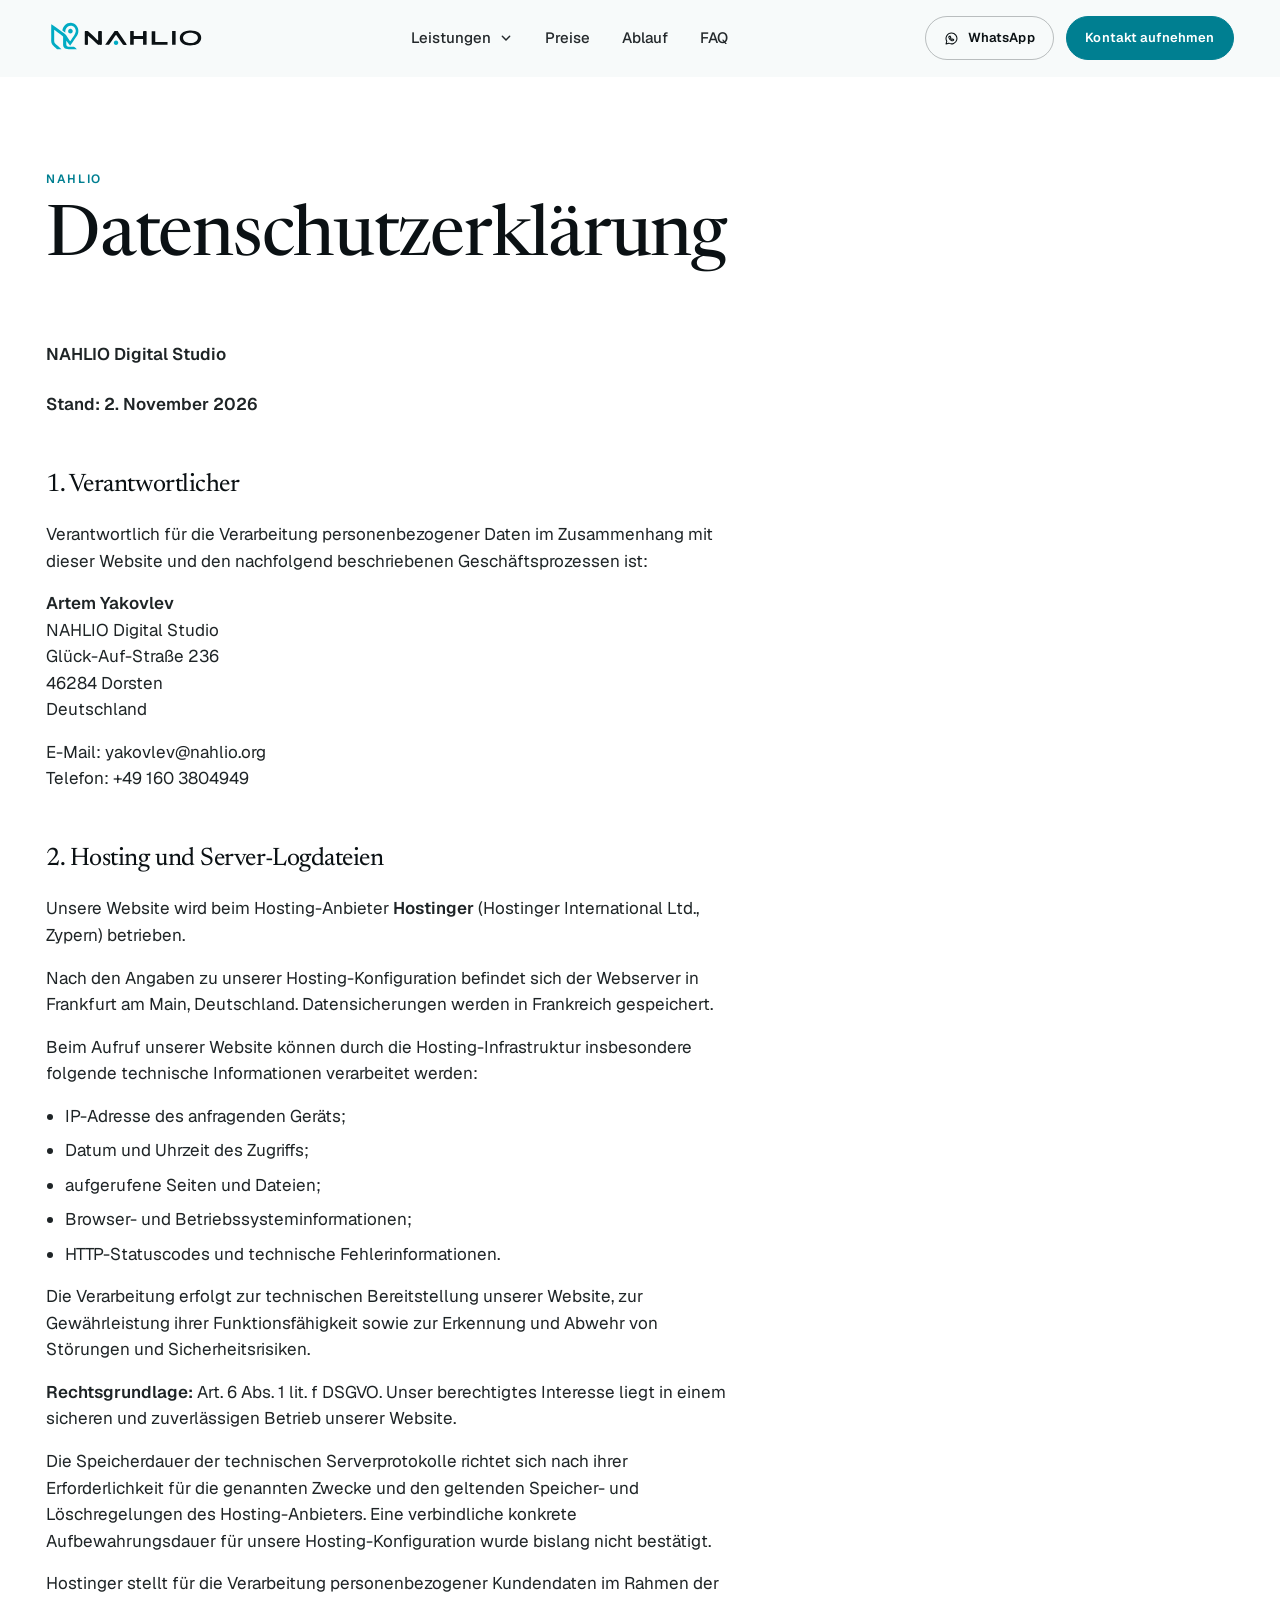
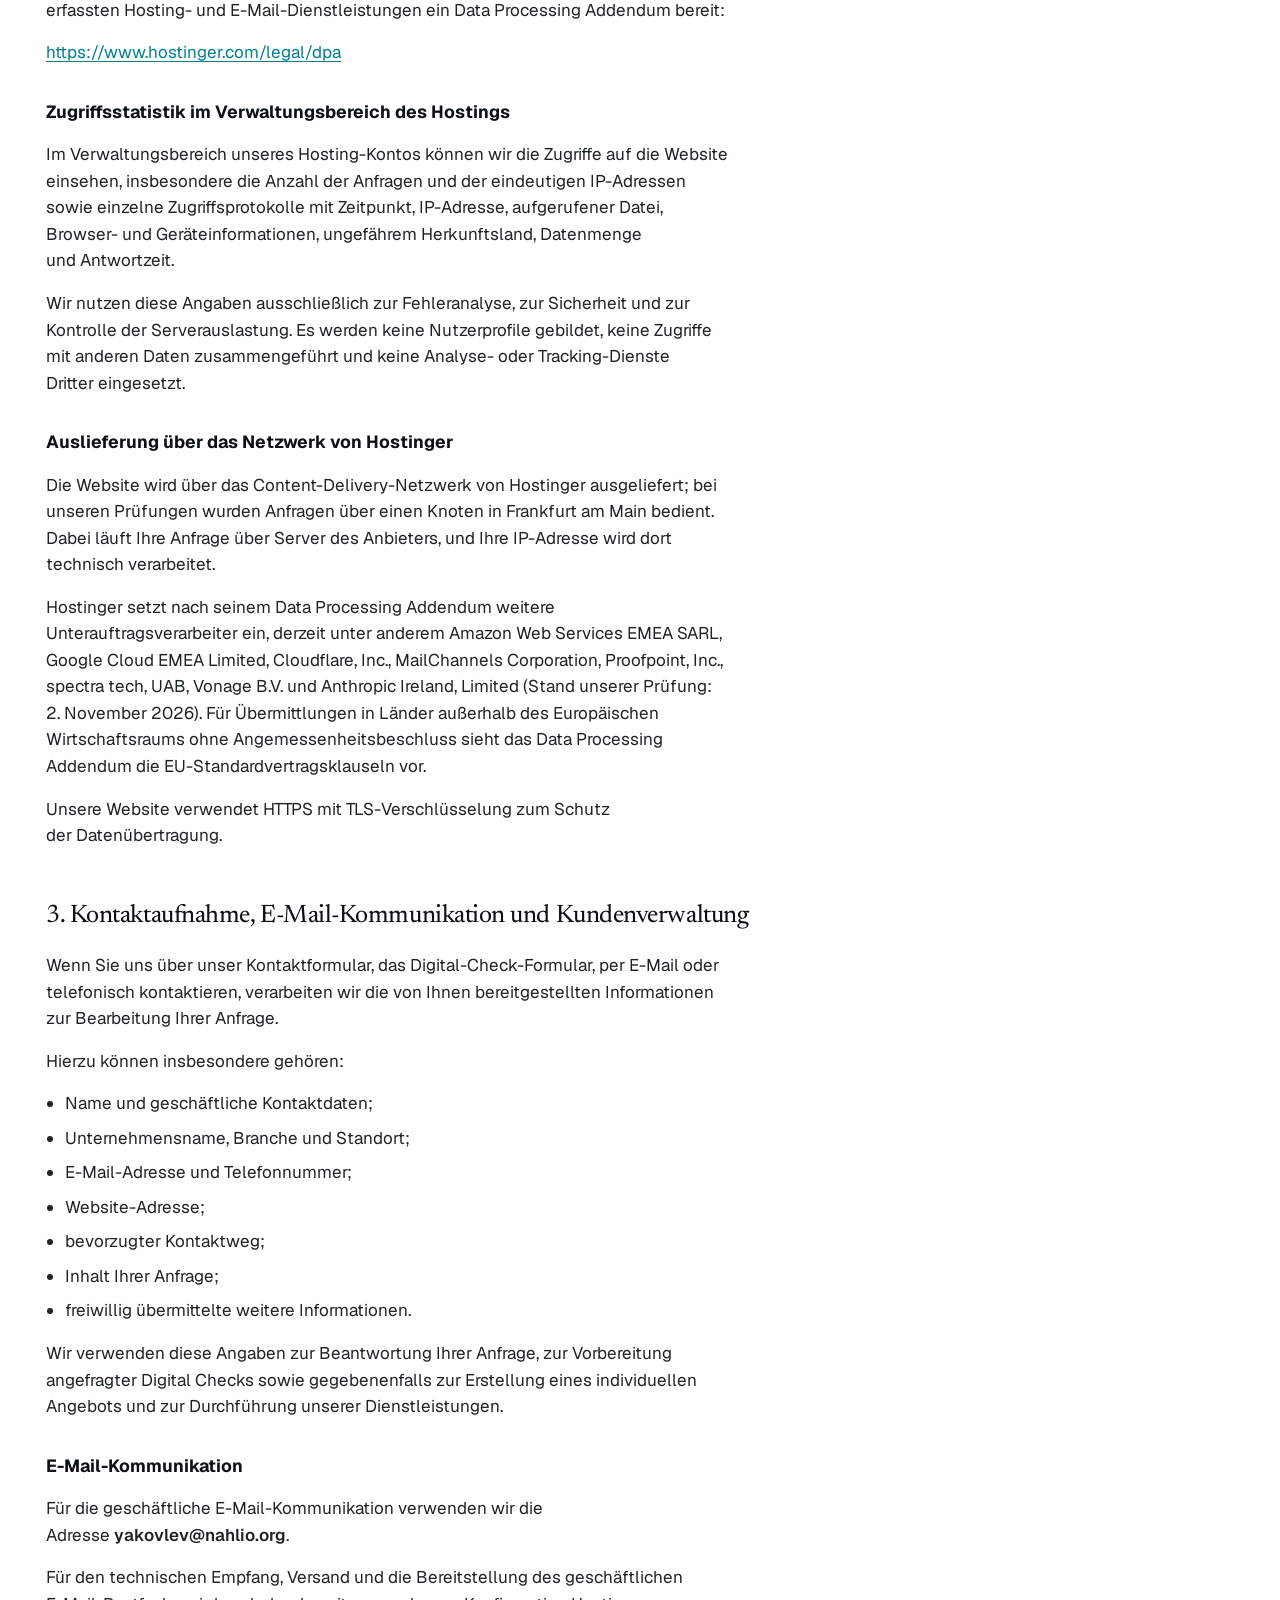
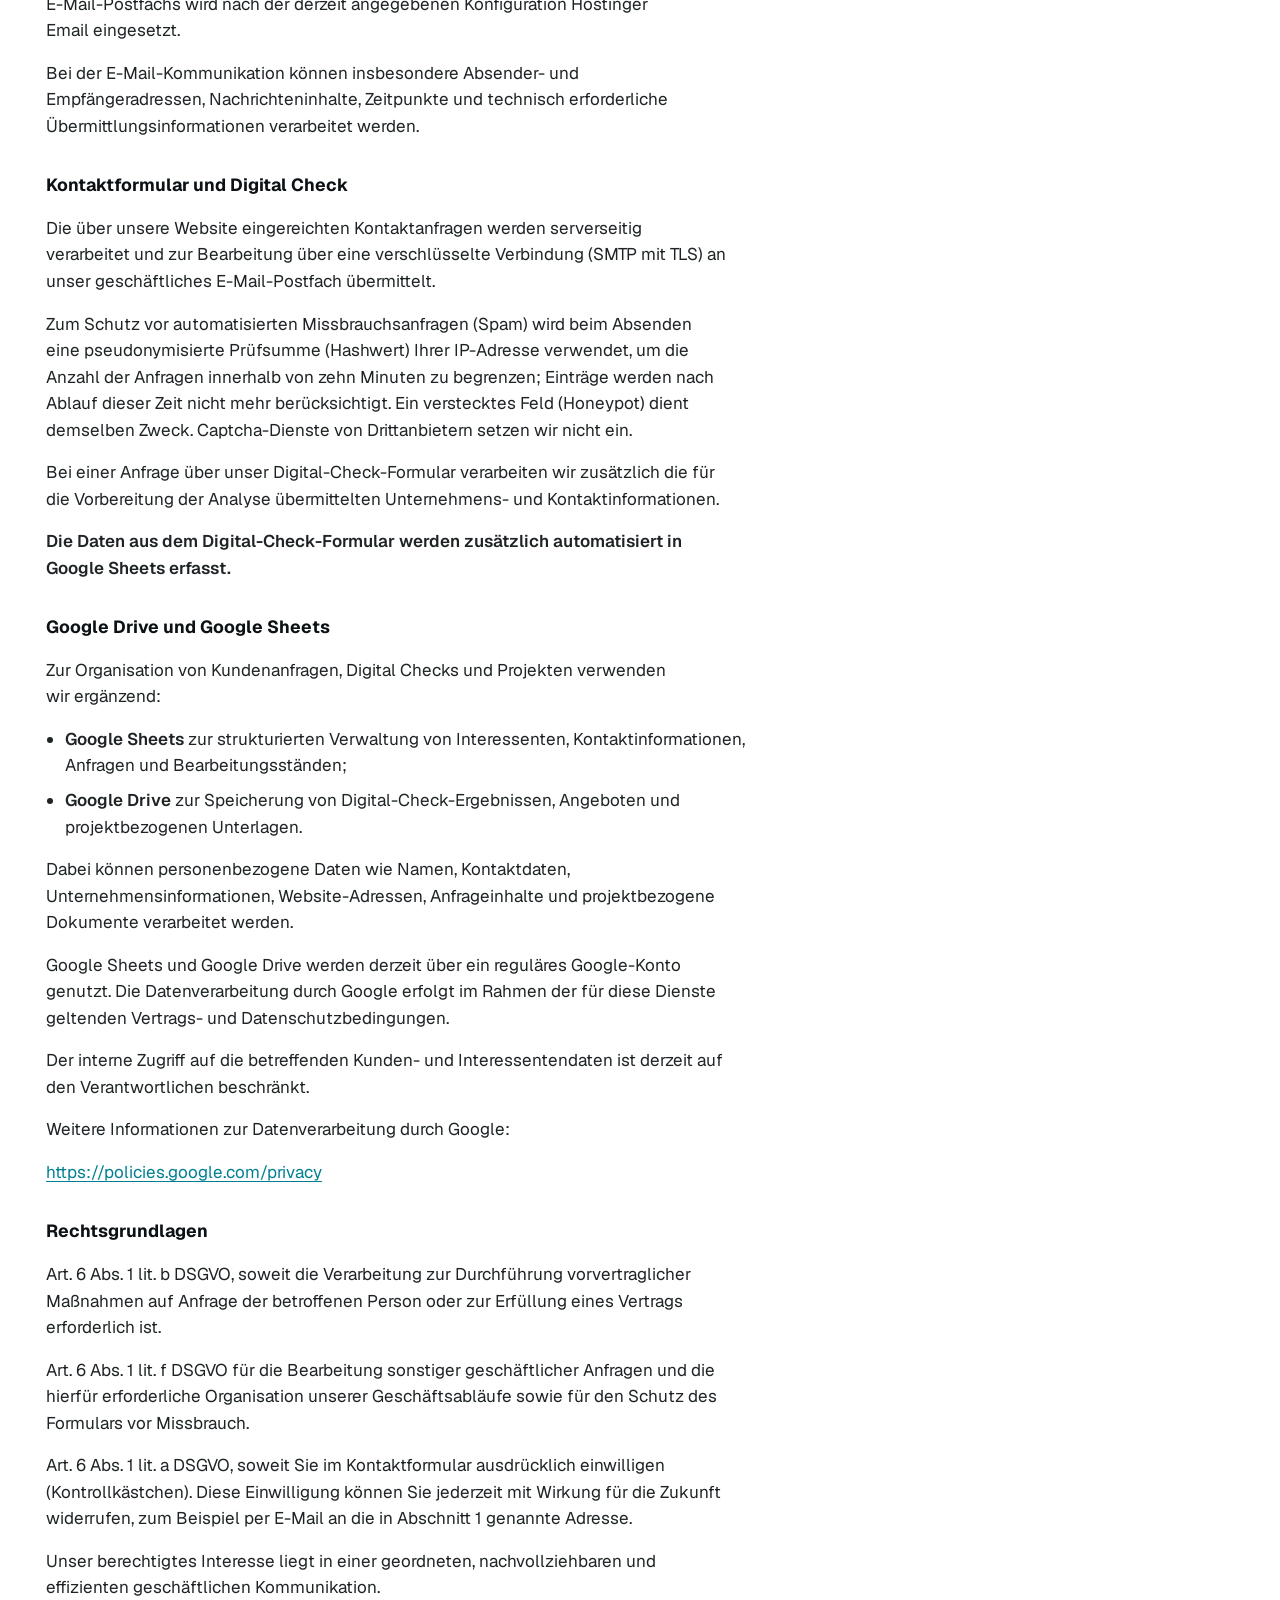
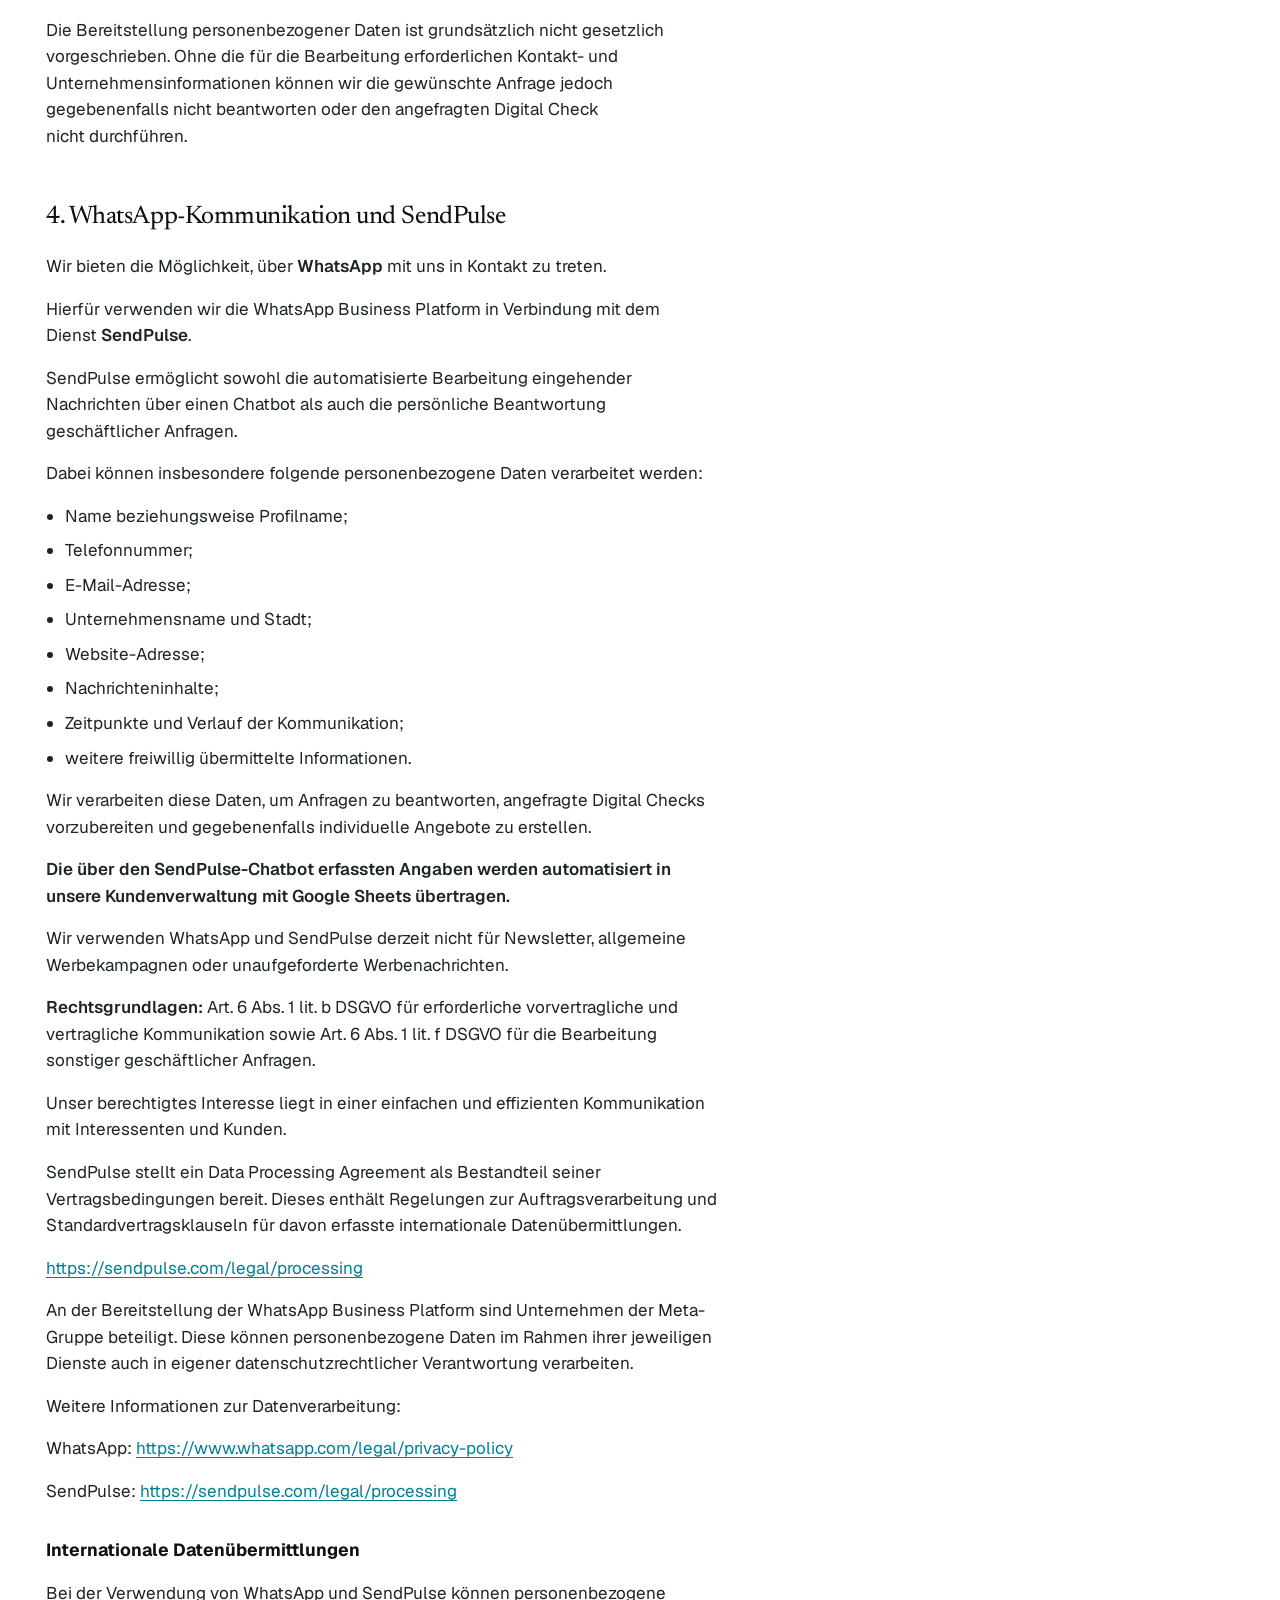
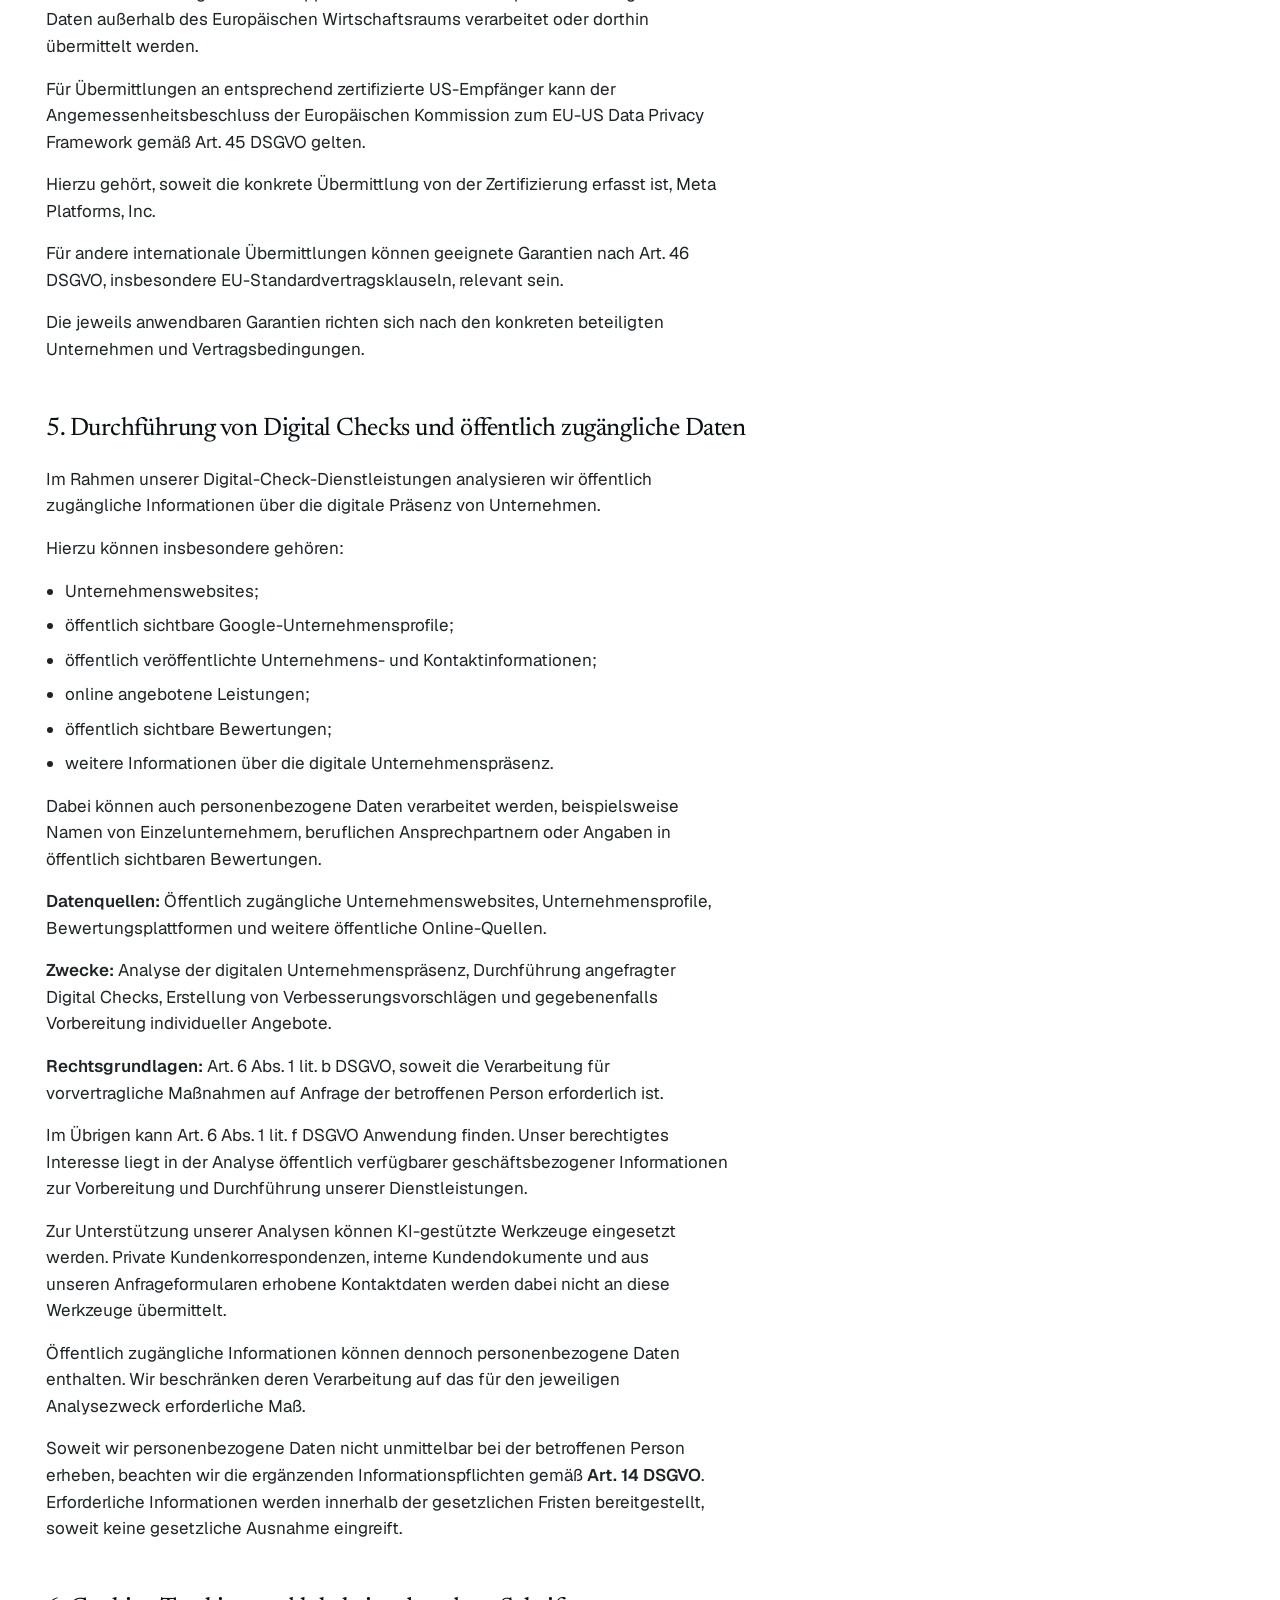
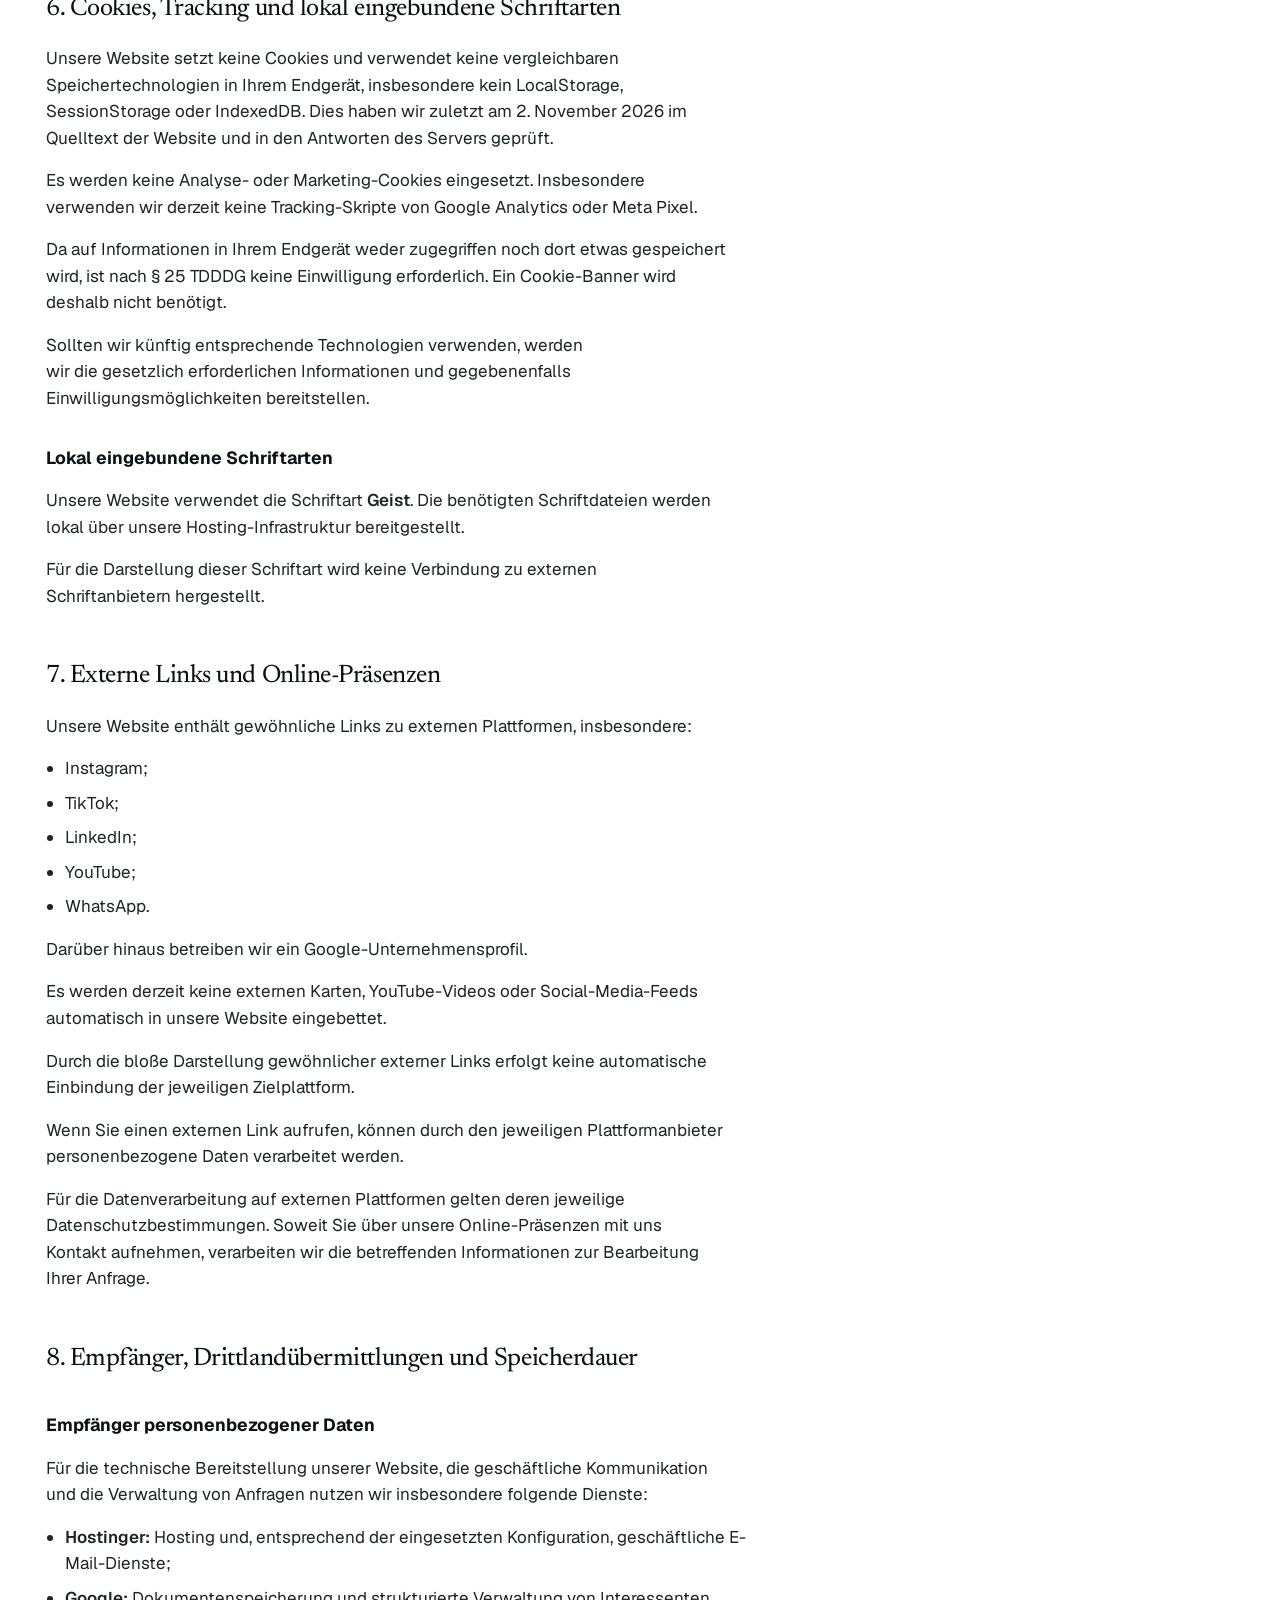
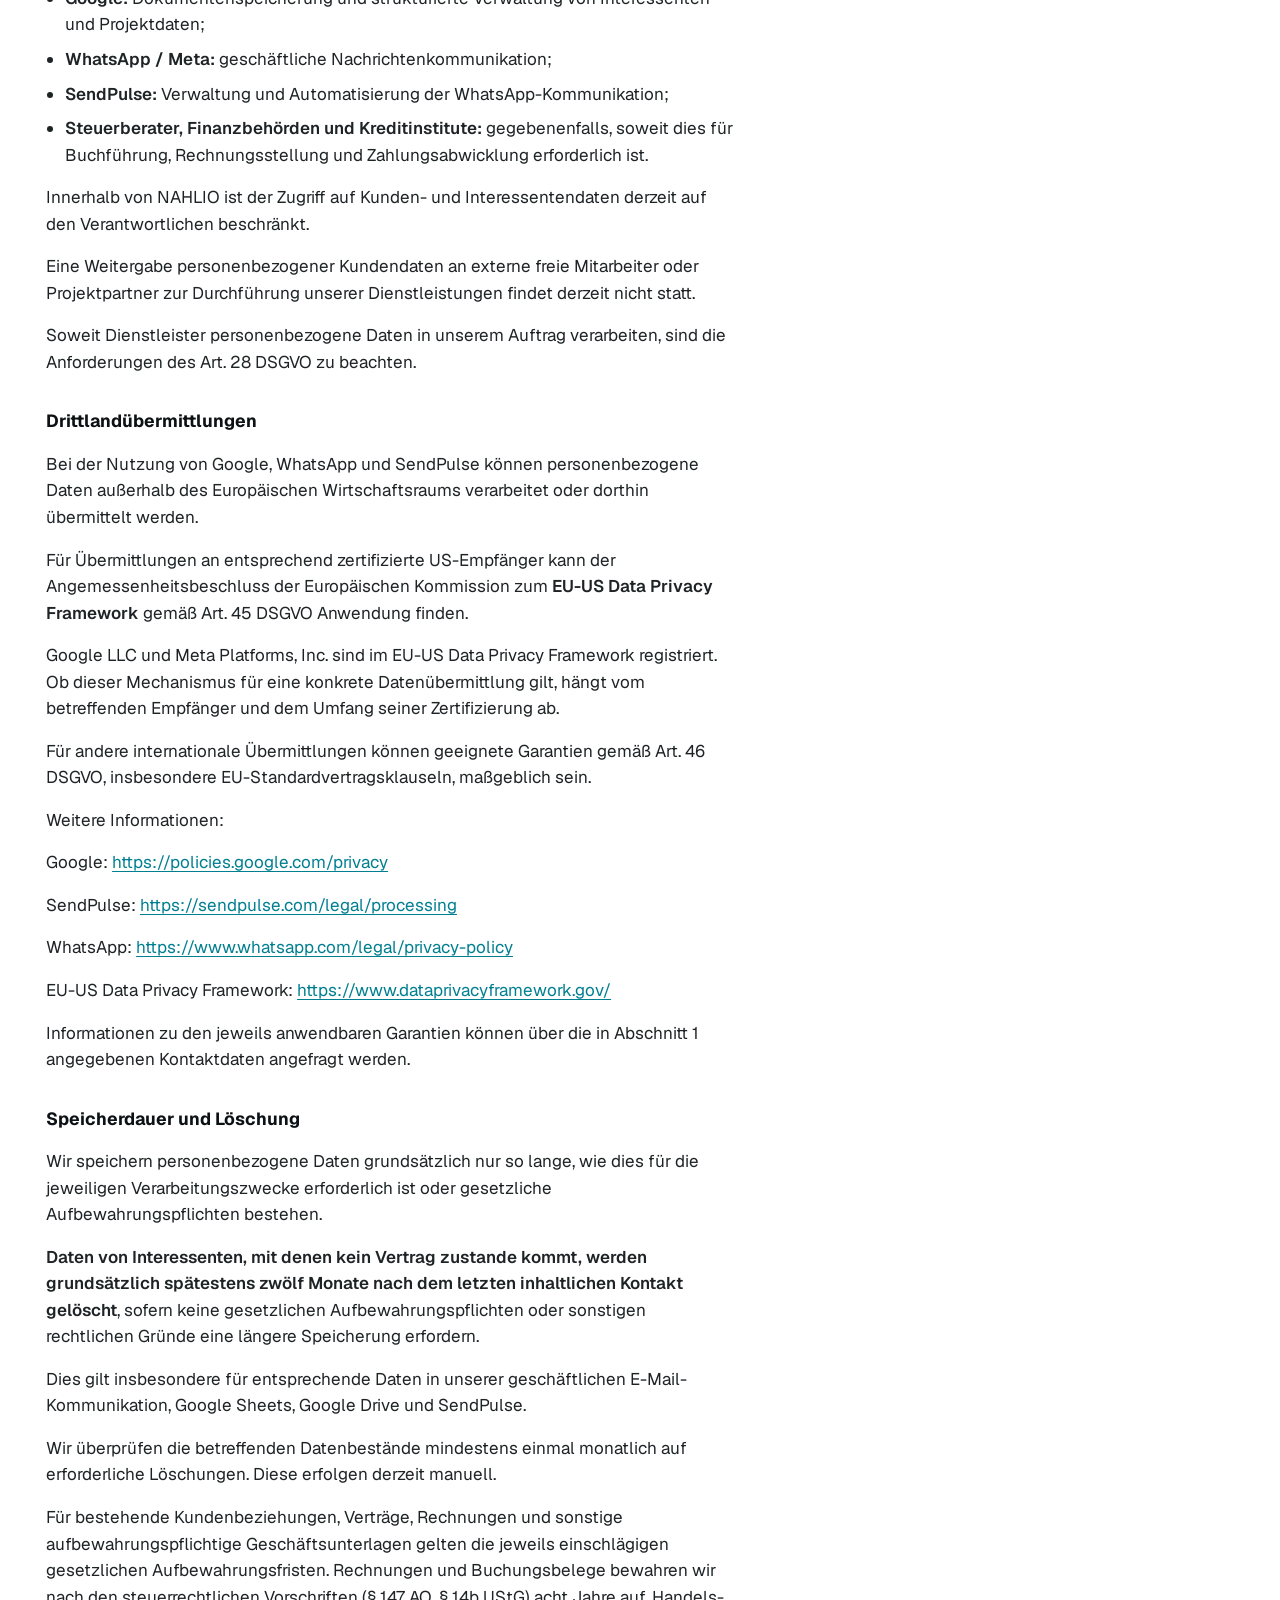
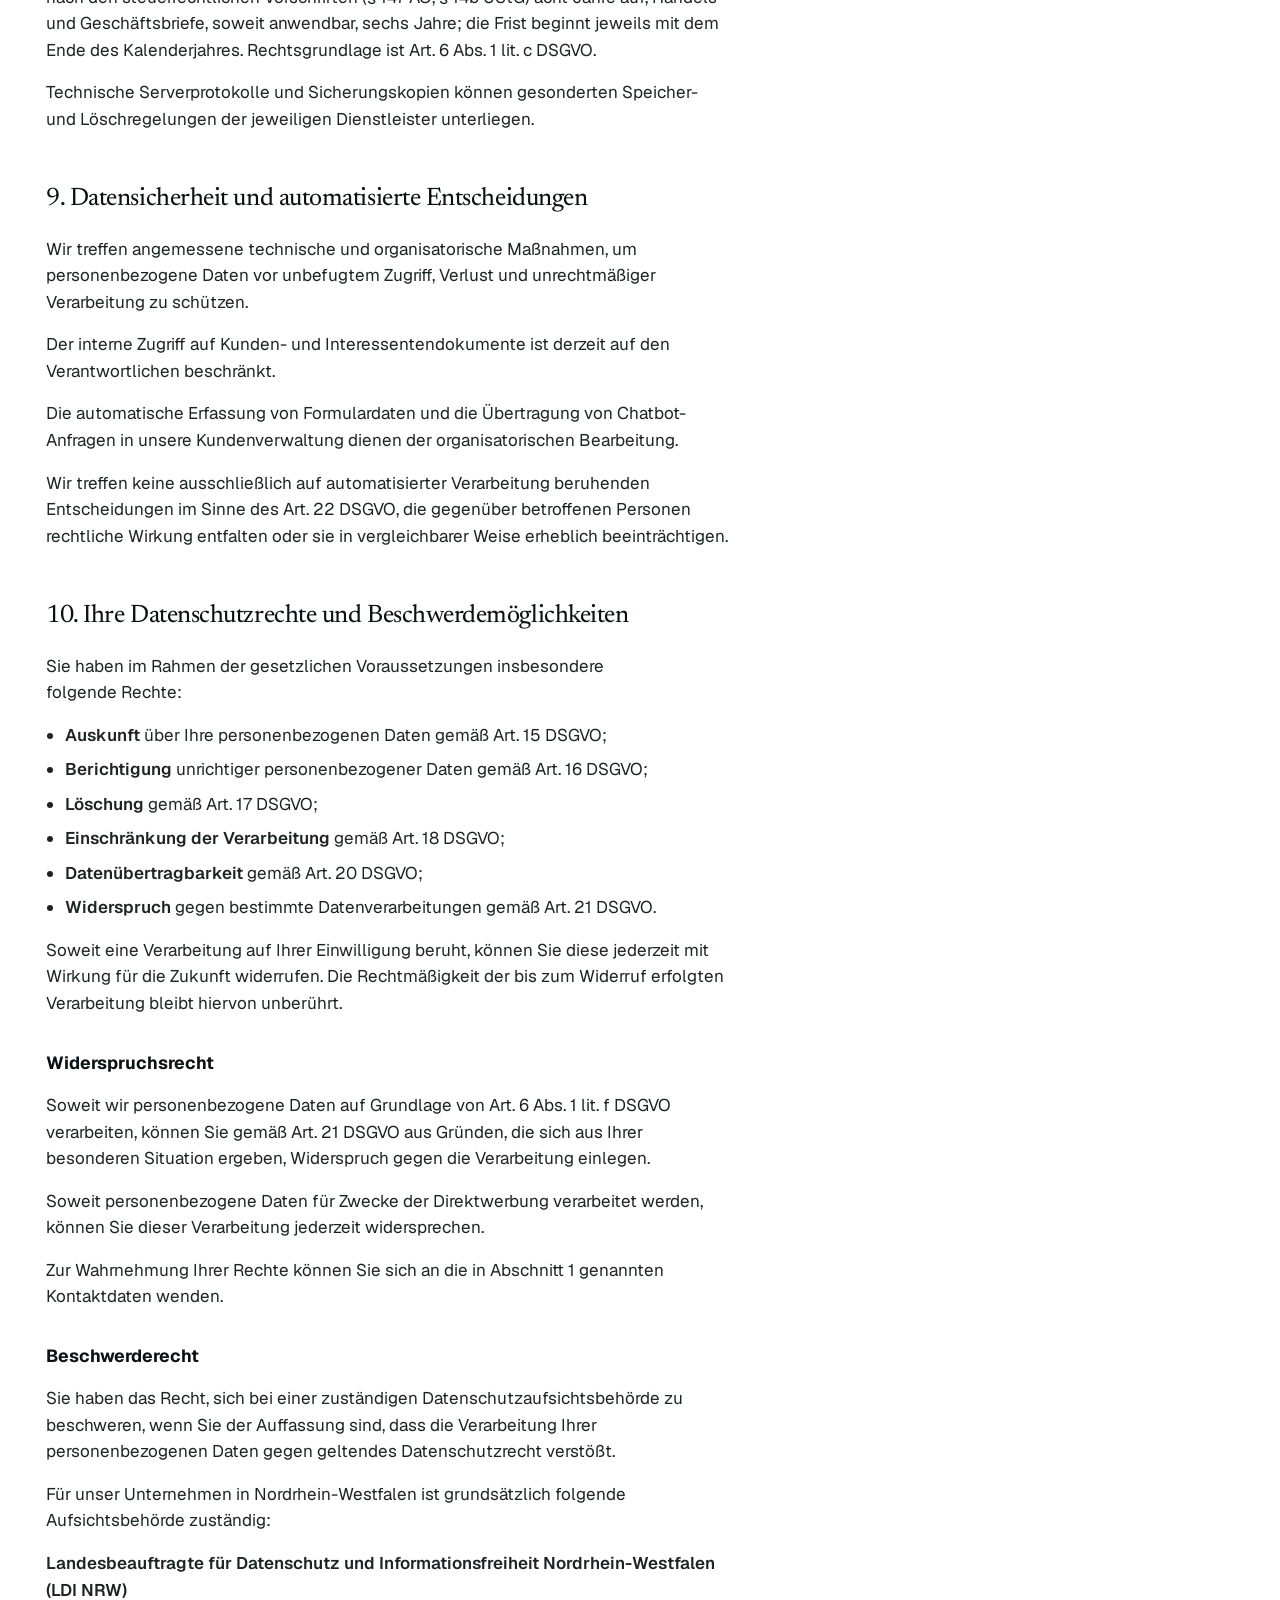
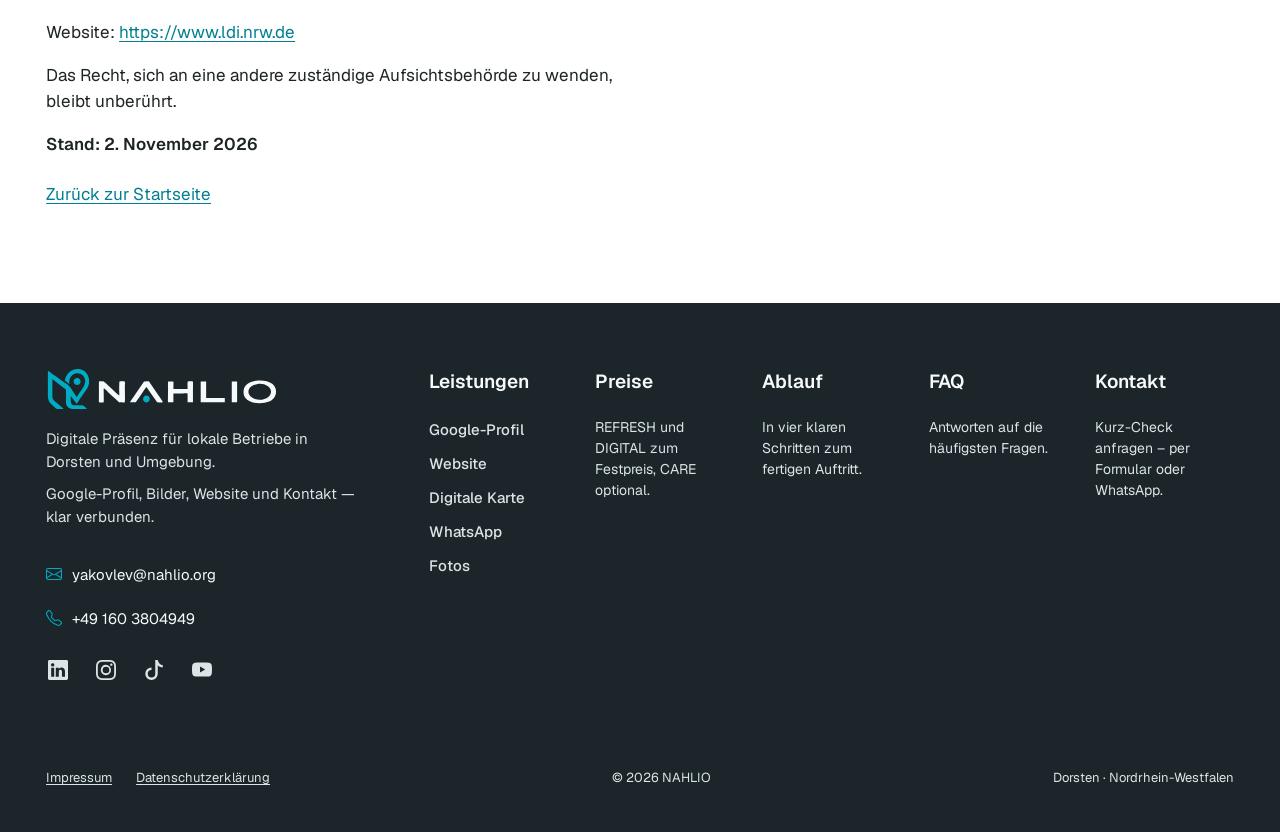
<file: datenschutz.html>
<!doctype html>
<html lang="de">
<head>
<meta charset="utf-8">
<meta name="viewport" content="width=device-width, initial-scale=1, viewport-fit=cover">
<meta name="color-scheme" content="only light">
<title>Datenschutzerklärung — NAHLIO</title>
<meta name="description" content="Datenschutzerklärung von NAHLIO.">
<link rel="canonical" href="https://nahlio.org/datenschutz.html">
<meta name="theme-color" content="#0B1114">
<meta property="og:type" content="website">
<meta property="og:locale" content="de_DE">
<meta property="og:site_name" content="NAHLIO">
<meta property="og:title" content="Datenschutzerklärung — NAHLIO">
<meta property="og:description" content="Datenschutzerklärung von NAHLIO.">
<meta property="og:url" content="https://nahlio.org/datenschutz.html">
<meta name="twitter:card" content="summary_large_image">
<link rel="icon" href="favicon.svg" type="image/svg+xml">
<link rel="icon" href="favicon-32x32.svg" sizes="32x32" type="image/svg+xml">
<link rel="icon" href="favicon-48x48.svg" sizes="48x48" type="image/svg+xml">
<link rel="apple-touch-icon" href="apple-touch-icon.svg">
<link rel="manifest" href="site.webmanifest">
<link rel="preload" href="fonts/geist-latin.woff2" as="font" type="font/woff2" crossorigin>
<link rel="stylesheet" href="css/styles.css?v=g5">
<link rel="stylesheet" href="css/premium.css?v=19">
<link rel="stylesheet" href="css/flat.css?v=9">
<script>(function(d,w){var c=d.documentElement.classList;c.add('js');try{if(!w.matchMedia('(prefers-reduced-motion: reduce)').matches){c.add('motion-ok');var n=w.performance&&w.performance.getEntriesByType?w.performance.getEntriesByType('navigation')[0]:null;if((!w.location.hash||w.location.hash==='#top')&&(!n||n.type==='navigate'))c.add('hero-intro');}}catch(e){c.add('motion-ok');}w.setTimeout(function(){if(!(w.NAHLIO&&w.NAHLIO.popReady))c.remove('motion-ok','hero-intro');},4000);})(document,window);</script>
</head>
<body>
<a class="skip" href="#inhalt">Direkt zum Inhalt</a>
<header class="nav" data-nav data-state="light">
  <div class="nav__bar">
    <div class="nav__inner shell">
      <a class="nav__logo" href="index.html" aria-label="NAHLIO — Startseite"><svg xmlns="http://www.w3.org/2000/svg" viewBox="0 0 1600 519" role="img" aria-label="NAHLIO" class="logo logo--wordmark">
  <path class="logo__type" d="M1432.48 184.25C1462.76 182 1502.46 187.81 1526.39 207.99C1559.88 236.24 1555.58 289.33 1520.03 314.01C1506.62 323.32 1490.66 327.63 1474.78 330.3C1433.56 337.21 1372.14 334.12 1345.88 296.1C1340.73 288.64 1338.02 280.06 1336.66 271.21C1335.5 263.62 1335.52 255.73 1336.73 248.16C1344.17 201.7 1391.67 187.29 1432.48 184.25ZM519.6 283.27C522.12 278.9 520.41 264.07 520.28 258.35C519.95 243.42 519.99 228.34 520.55 213.42C520.81 206.44 519.84 198.38 522.34 191.78C529.47 188.99 548.88 189.75 556.71 190.95C559.6 198.44 557.34 214.85 557.31 223.4C557.21 246.99 558.13 270.54 558.09 294.12C558.08 301.62 558.12 309.12 557.83 316.61C557.69 320.19 558.04 324.14 556.21 327.26C550.56 329.48 536.23 328.1 529.59 328.05C526.63 328.03 522.59 328.77 519.83 327.59C517.68 326.67 515.82 324.02 514.1 322.49C508.27 317.25 502.4 312.03 496.7 306.64C481.7 292.5 466.2 278.9 451.26 264.71C441.09 255.05 431.17 244.2 419.76 236.01C417.31 241.49 418.51 256.7 418.51 263.34C418.51 284.66 419.54 306.1 418.64 327.41C412.36 329.05 393.73 328.87 387.31 327.42C386.48 318.33 387.09 309.07 387.1 299.95C387.13 281.37 387.26 262.78 387.1 244.2C387.01 233.66 387.03 223.12 387.04 212.58C387.04 205.51 386.46 197.85 388.06 190.95C394.65 189.55 402.2 190.47 408.94 190.47C411.88 190.47 415.87 189.77 418.61 190.9C421.52 192.09 424.25 195.82 426.58 197.88C433.2 203.73 439.56 209.85 446.1 215.78C464.27 232.24 481.8 249.41 500 265.85C506.45 271.68 512.65 278.05 519.6 283.27ZM807.14 327.41C802.6 328.75 797.29 328.2 792.51 328.21C784.96 328.22 776.59 328.95 769.21 327.49C745.89 293.9 722.57 260.32 699.25 226.73C691.74 233.08 681.63 251.07 675.51 259.87C659.77 282.5 644.7 305.65 628.6 328.03C616.05 328.03 603.5 328.03 590.95 328.03C591.86 323.6 595.11 319.75 597.67 316.01C602.27 309.25 606.91 302.51 611.57 295.79C628.06 272.02 643.86 247.77 660.6 224.17C666.03 216.52 671.05 208.58 676.4 200.88C678.4 198.01 680.54 193.29 683.43 191.26C685.52 189.79 689.38 190.59 691.84 190.56C696.6 190.5 711.3 189.42 715 190.68C717.59 191.57 719.7 196.45 721.26 198.56C727.56 207.05 733.18 216.08 739.17 224.78C754.35 246.84 768.91 269.29 784.1 291.34C791.29 301.78 802.64 315.87 807.14 327.41ZM874.97 190.55C877.47 198.16 876 220.12 875.93 229.23C875.9 233.06 875.42 236.97 876.55 240.6C907.23 240.6 937.91 240.6 968.59 240.6C969.94 226.65 966.07 204.4 970.36 191.78C976.5 189.05 996.71 189.73 1003.61 190.95C1004.92 195.56 1004.38 201.11 1004.44 205.93C1004.55 216.19 1004.24 226.45 1004.16 236.71C1004 258.62 1004.39 280.54 1004.11 302.44C1004 310.9 1004.76 319.61 1003.85 328.01C992.19 328.01 980.54 328.01 968.88 328.01C968.88 308.67 968.88 289.33 968.88 269.99C961.39 267.75 947.27 269.25 938.95 269.25C918.15 269.25 897.35 269.36 876.55 269.35C874.75 275.32 875.72 282.86 875.72 289.13C875.72 302.07 876.14 315.09 875.63 328.02C864.01 328.02 852.39 328.02 840.77 328.02C839.04 321.09 839.98 312.93 839.98 305.77C839.98 291.63 840.2 277.48 840.38 263.34C840.6 246.7 839.93 230.06 840.18 213.42C840.29 205.92 839.56 197.89 841.21 190.55C852.46 190.55 863.71 190.55 874.97 190.55ZM1293.84 190.49C1293.84 236.32 1293.84 282.14 1293.84 327.96C1282.12 327.96 1270.4 327.96 1258.68 327.96C1258.68 282.14 1258.68 236.32 1258.68 190.49C1270.4 190.49 1282.12 190.49 1293.84 190.49ZM1054.83 191.21C1066.79 191.21 1078.75 191.21 1090.71 191.21C1090.71 227.18 1090.71 263.14 1090.71 299.11C1131.51 299.11 1172.31 299.11 1213.11 299.11C1213.11 308.73 1213.11 318.36 1213.11 327.99C1160.35 327.99 1107.59 327.99 1054.83 327.99C1054.83 282.4 1054.83 236.8 1054.83 191.21ZM1429.27 207.54C1401 211.39 1362.66 230.4 1368.78 265C1369.61 269.7 1371.24 274.18 1373.72 278.28C1382 291.97 1396.05 300.06 1410.73 305.25C1438.98 315.26 1475.26 311.16 1498.9 292.05C1523.4 272.26 1521.59 241.21 1496.46 222.95C1477.55 209.2 1452.23 204.41 1429.27 207.54Z" fill="currentColor" fill-rule="evenodd"/>
  <path class="logo__mark" d="M222.94 346.81C223.1 347.06 223.25 347.32 223.4 347.57C225.9 347.71 228.39 347.85 230.89 347.99C231.03 347.72 231.17 347.45 231.31 347.18C239.9 347.17 248.5 347.16 257.1 347.15C257.24 347.42 257.38 347.69 257.51 347.96C261.95 347.97 266.39 347.97 270.83 347.97C270.97 347.7 271.1 347.43 271.24 347.15C275.06 347.26 279.06 347 282.72 348.35C292.29 351.89 301.44 364.35 308.68 371.5C297.22 372 285.65 371.66 274.15 371.66C265.83 371.66 257.51 371.66 249.19 371.66C223.35 371.66 191.68 377.09 176.82 350.27C174.85 346.71 173.16 343.02 172.27 339.03C170.19 329.73 170.72 320.25 170.72 310.76C170.72 297.45 170.68 284.14 170.81 270.83C170.87 264.73 170.83 258.62 170.82 252.52C170.81 250.04 171.42 246.67 170.46 244.34C169.59 242.22 165.89 240.39 164.11 239.02C158.14 234.44 152.2 229.83 146.26 225.22C125.16 208.89 104.53 191.7 82.79 176.24C80.56 179.54 81.75 186.02 81.75 190.12C81.73 202.32 81.75 214.53 81.75 226.73C81.75 242.54 81.87 258.35 81.76 274.15C81.69 284.2 80.7 294.85 84.55 304.39C88.81 314.92 99.04 321.94 107.36 329.04C117.67 337.84 127.87 346.79 138.07 355.72C143.71 360.66 149.77 365.31 155.01 370.67C149.1 372.9 130.01 371.8 122.72 371.79C118.65 371.79 113.59 372.37 109.77 370.69C102.84 367.66 96.88 360 91.47 354.91C80.04 344.18 66.45 335.06 59.32 320.52C48.91 299.27 52.33 273.93 52.33 250.86C52.33 207.64 51.21 164.26 52.42 121.06C58.35 122.71 64.07 128.33 69.02 131.9C80.81 140.38 92.84 148.54 104.6 157.07C125.01 171.88 145.4 186.74 165.9 201.42C175.52 208.31 186.45 214.86 194.53 223.58C202.25 231.92 207.82 242.07 214.09 251.47C219.64 259.81 225.09 268.23 230.46 276.69C233.77 281.91 236.88 287.64 240.87 292.35C246.19 288.34 255.23 272.1 259.49 265.7C273.13 245.2 294.06 220.08 297.05 195.47C298.58 192.54 298.52 186.97 297.05 183.99C295.64 174.07 292.62 164.59 286.58 156.48C269.06 132.98 235.43 130.53 213.08 148.58C196.4 162.06 191.12 182.39 192.36 203.02C192.3 203.71 192.23 204.4 192.17 205.1C191.55 205.28 190.93 205.46 190.32 205.64C181.33 198.8 172.35 191.96 163.36 185.13C168.98 139.95 210.79 102.19 257.48 109.21C266.38 110.55 274.76 113.7 282.62 117.98C290.33 122.17 297.19 127.66 302.88 134.35C309.23 141.8 314.32 150.23 317.71 159.44C320.26 166.36 322.06 173.62 322.76 180.97C325.68 211.74 315.04 229.14 298.46 253.13C291.66 262.97 284.86 272.8 278.16 282.7C269.64 295.26 260.91 307.73 252.63 320.46C248.96 326.11 245.46 332.09 241.29 337.39C228.39 320.35 215.5 303.31 202.6 286.27C202.06 293.82 202.45 301.52 202.45 309.1C202.45 327.32 202.25 341.74 222.94 346.81ZM266.85 187.21C266.6 187.35 266.36 187.48 266.11 187.62C266.23 189.98 266.34 192.34 266.46 194.7C264 221.69 220.8 218.77 221 190.95C221.12 175.09 237.27 163.86 252.2 169.28C260.36 172.25 264.65 179.31 266.85 187.21Z" fill="#01ABC3" fill-rule="evenodd"/><path class="logo__mark logo__dot" d="M699.38 283.31C728.68 283.66 728.34 328.88 698.49 328.39C669.3 327.9 670.04 282.96 699.38 283.31Z" fill="#01ABC3" fill-rule="evenodd"/>
  <path class="logo__mark" d="M297.05 183.99C298.52 186.97 298.58 192.54 297.05 195.47C297.05 191.64 297.05 187.82 297.05 183.99ZM266.85 187.21C266.96 189.56 267.07 191.92 267.18 194.28C266.94 194.42 266.7 194.56 266.46 194.7C266.34 192.34 266.23 189.98 266.11 187.62C266.36 187.48 266.6 187.35 266.85 187.21ZM192.36 203.02C192.6 203.15 192.84 203.29 193.08 203.43C193.23 204.82 193.38 206.21 193.54 207.59C191.79 207.26 191.37 207.09 190.32 205.64C190.93 205.46 191.55 205.28 192.17 205.1C192.23 204.4 192.3 203.71 192.36 203.02ZM222.94 346.81C225.73 346.93 228.52 347.06 231.31 347.18C231.17 347.45 231.03 347.72 230.89 347.99C228.39 347.85 225.9 347.71 223.4 347.57C223.25 347.32 223.1 347.06 222.94 346.81ZM257.1 347.15C261.81 347.15 266.53 347.15 271.24 347.15C271.1 347.43 270.97 347.7 270.83 347.97C266.39 347.97 261.95 347.97 257.51 347.96C257.38 347.69 257.24 347.42 257.1 347.15Z" fill="#01ABC3" fill-rule="evenodd"/>
</svg></a>
      <nav class="nav__links" aria-label="Hauptnavigation">
        <ul class="nav__list"><li class="nav__item nav__item--sub" data-nav-sub><span class="nav__subhead"><a class="nav__link" data-nav-link href="index.html#beispiele">Leistungen</a><button class="nav__subbtn" type="button" aria-expanded="false" aria-controls="nav-sub" data-nav-subbtn><span class="visually-hidden">Leistungen anzeigen</span><svg viewBox="0 0 24 24" aria-hidden="true" focusable="false"><path d="m6.5 9.5 5.5 5.5 5.5-5.5"/></svg></button></span><div class="nav__sub" id="nav-sub" data-nav-subpanel><ul class="nav__sublist"><li><a class="nav__sublink" href="index.html?leistung=google#beispiele" data-show-slide="google"><span class="nav__sublink-txt"><b>Google-Profil</b><small>Informationen, Leistungen und Kontakt</small></span></a></li><li><a class="nav__sublink" href="index.html?leistung=website#beispiele" data-show-slide="website"><span class="nav__sublink-txt"><b>One-Page-Website</b><small>Ihr Betrieb auf einer Seite</small></span></a></li><li><a class="nav__sublink" href="index.html?leistung=karte#beispiele" data-show-slide="karte"><span class="nav__sublink-txt"><b>Digitale Karte</b><small>Menüs, Preise und Leistungen</small></span></a></li><li><a class="nav__sublink" href="index.html?leistung=kontakt#beispiele" data-show-slide="kontakt"><span class="nav__sublink-txt"><b>Kontakt &amp; WhatsApp</b><small>Einfach schreiben und anfragen</small></span></a></li><li><a class="nav__sublink" href="index.html?leistung=fotos#beispiele" data-show-slide="fotos"><span class="nav__sublink-txt"><b>Fotos &amp; Kurzvideos</b><small>Ihr Betrieb authentisch im Bild</small></span></a></li></ul></div></li><li class="nav__item"><a class="nav__link" data-nav-link href="index.html#preise">Preise</a></li><li class="nav__item"><a class="nav__link" data-nav-link href="index.html#ablauf">Ablauf</a></li><li class="nav__item"><a class="nav__link" data-nav-link href="index.html#fragen">FAQ</a></li></ul>
      </nav>
      <div class="nav__actions">
        <a class="btn btn--sm btn--wa nav__wa" href="https://wa.me/491603804949?text=Hallo%20Artem"><svg class="wa-ico" viewBox="0 0 24 24" aria-hidden="true" focusable="false"><path d="M12 3.2a8.7 8.7 0 0 0-7.5 13.1L3.3 20.7l4.5-1.2A8.7 8.7 0 1 0 12 3.2z"/><path d="M9.2 8.6c.2-.4.5-.4.8-.3l.9 2c0 .3-.3.6-.5.8.5 1 1.3 1.8 2.3 2.3.2-.2.5-.6.8-.5l2 .9c.1.3.1.6-.2 1-.5.8-1.5 1-2.6.7-2.4-.7-4.2-2.5-4.9-4.9-.3-1 0-1.6.4-2z"/></svg><span>WhatsApp</span></a>
        <a class="btn btn--sm nav__cta" href="index.html#kontakt">Kontakt aufnehmen</a>
      </div>
      <button class="nav__toggle" type="button" data-nav-toggle
              aria-expanded="false" aria-controls="nav-panel"
              aria-label="Menü öffnen" data-label-open="Menü öffnen" data-label-close="Menü schließen">
        <span class="nav__toggle-bars" aria-hidden="true"></span>
      </button>
    </div>
  </div>
  <nav class="nav__panel" id="nav-panel" aria-label="Hauptnavigation" hidden>
    <div class="nav__panel-group" data-nav-panel-sub><span class="nav__panel-row"><a class="nav__panel-link" data-nav-panel-link href="index.html#beispiele">Leistungen</a><button class="nav__panel-subbtn" type="button" aria-expanded="false" aria-controls="nav-panel-sub" data-nav-panel-subbtn><span class="visually-hidden">Leistungen anzeigen</span><svg viewBox="0 0 24 24" aria-hidden="true" focusable="false"><path d="m6.5 9.5 5.5 5.5 5.5-5.5"/></svg></button></span><ul class="nav__panel-sub" id="nav-panel-sub" hidden><li><a class="nav__panel-sublink" href="index.html?leistung=google#beispiele" data-show-slide="google"><span class="nav__panel-sublink-txt"><b>Google-Profil</b><small>Informationen, Leistungen und Kontakt</small></span></a></li><li><a class="nav__panel-sublink" href="index.html?leistung=website#beispiele" data-show-slide="website"><span class="nav__panel-sublink-txt"><b>One-Page-Website</b><small>Ihr Betrieb auf einer Seite</small></span></a></li><li><a class="nav__panel-sublink" href="index.html?leistung=karte#beispiele" data-show-slide="karte"><span class="nav__panel-sublink-txt"><b>Digitale Karte</b><small>Menüs, Preise und Leistungen</small></span></a></li><li><a class="nav__panel-sublink" href="index.html?leistung=kontakt#beispiele" data-show-slide="kontakt"><span class="nav__panel-sublink-txt"><b>Kontakt &amp; WhatsApp</b><small>Einfach schreiben und anfragen</small></span></a></li><li><a class="nav__panel-sublink" href="index.html?leistung=fotos#beispiele" data-show-slide="fotos"><span class="nav__panel-sublink-txt"><b>Fotos &amp; Kurzvideos</b><small>Ihr Betrieb authentisch im Bild</small></span></a></li></ul></div><a class="nav__panel-link" data-nav-panel-link href="index.html#preise">Preise</a><a class="nav__panel-link" data-nav-panel-link href="index.html#ablauf">Ablauf</a><a class="nav__panel-link" data-nav-panel-link href="index.html#fragen">FAQ</a>
    <div class="nav__panel-cta">
      <a class="btn" href="index.html#kontakt">Kontakt aufnehmen</a>
      <a class="btn btn--wa" href="https://wa.me/491603804949?text=Hallo%20Artem"><svg class="wa-ico" viewBox="0 0 24 24" aria-hidden="true" focusable="false"><path d="M12 3.2a8.7 8.7 0 0 0-7.5 13.1L3.3 20.7l4.5-1.2A8.7 8.7 0 1 0 12 3.2z"/><path d="M9.2 8.6c.2-.4.5-.4.8-.3l.9 2c0 .3-.3.6-.5.8.5 1 1.3 1.8 2.3 2.3.2-.2.5-.6.8-.5l2 .9c.1.3.1.6-.2 1-.5.8-1.5 1-2.6.7-2.4-.7-4.2-2.5-4.9-4.9-.3-1 0-1.6.4-2z"/></svg><span>WhatsApp</span></a>
    </div>
  </nav>
</header>
<main id="inhalt">
  <section class="section" data-theme="white" data-nav-theme="light">
    <div class="shell">
      <header class="sec-head rail-inset">
        <p class="t-label">NAHLIO</p>
        <h1 class="t-h1 sec-head__title">Datenschutzerklärung</h1>
      </header>
      <div class="legal rail-inset">
        
        <p><strong>NAHLIO Digital Studio</strong></p>
<p><strong>Stand: 2. November 2026</strong></p>
<section><h2>1. Verantwortlicher</h2>
<p>Verantwortlich für die Verarbeitung personenbezogener Daten im Zusammenhang mit dieser Website und den nachfolgend beschriebenen Geschäftsprozessen ist:</p>
<p><strong>Artem Yakovlev</strong><br>NAHLIO Digital Studio<br>Glück-Auf-Straße 236<br>46284 Dorsten<br>Deutschland</p>
<p>E-Mail: yakovlev@nahlio.org<br>Telefon: +49 160 3804949</p>
</section>
<section><h2>2. Hosting und Server-Logdateien</h2>
<p>Unsere Website wird beim Hosting-Anbieter <strong>Hostinger</strong> (Hostinger International Ltd., Zypern) betrieben.</p>
<p>Nach den Angaben zu unserer Hosting-Konfiguration befindet sich der Webserver in Frankfurt am Main, Deutschland. Datensicherungen werden in Frankreich gespeichert.</p>
<p>Beim Aufruf unserer Website können durch die Hosting-Infrastruktur insbesondere folgende technische Informationen verarbeitet werden:</p>
<ul><li>IP-Adresse des anfragenden Geräts;</li><li>Datum und Uhrzeit des Zugriffs;</li><li>aufgerufene Seiten und Dateien;</li><li>Browser- und Betriebssysteminformationen;</li><li>HTTP-Statuscodes und technische Fehlerinformationen.</li></ul>
<p>Die Verarbeitung erfolgt zur technischen Bereitstellung unserer Website, zur Gewährleistung ihrer Funktionsfähigkeit sowie zur Erkennung und Abwehr von Störungen und Sicherheitsrisiken.</p>
<p><strong>Rechtsgrundlage:</strong> Art. 6 Abs. 1 lit. f DSGVO. Unser berechtigtes Interesse liegt in einem sicheren und zuverlässigen Betrieb unserer Website.</p>
<p>Die Speicherdauer der technischen Serverprotokolle richtet sich nach ihrer Erforderlichkeit für die genannten Zwecke und den geltenden Speicher- und Löschregelungen des Hosting-Anbieters. Eine verbindliche konkrete Aufbewahrungsdauer für unsere Hosting-Konfiguration wurde bislang nicht bestätigt.</p>
<p>Hostinger stellt für die Verarbeitung personenbezogener Kundendaten im Rahmen der erfassten Hosting- und E-Mail-Dienstleistungen ein Data Processing Addendum bereit:</p>
<p><a href="https://www.hostinger.com/legal/dpa" target="_blank" rel="noopener noreferrer">https://www.hostinger.com/legal/dpa</a></p>
<h3>Zugriffsstatistik im Verwaltungsbereich des Hostings</h3>
<p>Im Verwaltungsbereich unseres Hosting-Kontos können wir die Zugriffe auf die Website einsehen, insbesondere die Anzahl der Anfragen und der eindeutigen IP-Adressen sowie einzelne Zugriffsprotokolle mit Zeitpunkt, IP-Adresse, aufgerufener Datei, Browser- und Geräteinformationen, ungefährem Herkunftsland, Datenmenge und Antwortzeit.</p>
<p>Wir nutzen diese Angaben ausschließlich zur Fehleranalyse, zur Sicherheit und zur Kontrolle der Serverauslastung. Es werden keine Nutzerprofile gebildet, keine Zugriffe mit anderen Daten zusammengeführt und keine Analyse- oder Tracking-Dienste Dritter eingesetzt.</p>
<h3>Auslieferung über das Netzwerk von Hostinger</h3>
<p>Die Website wird über das Content-Delivery-Netzwerk von Hostinger ausgeliefert; bei unseren Prüfungen wurden Anfragen über einen Knoten in Frankfurt am Main bedient. Dabei läuft Ihre Anfrage über Server des Anbieters, und Ihre IP-Adresse wird dort technisch verarbeitet.</p>
<p>Hostinger setzt nach seinem Data Processing Addendum weitere Unterauftragsverarbeiter ein, derzeit unter anderem Amazon Web Services EMEA SARL, Google Cloud EMEA Limited, Cloudflare, Inc., MailChannels Corporation, Proofpoint, Inc., spectra tech, UAB, Vonage B.V. und Anthropic Ireland, Limited (Stand unserer Prüfung: 2. November 2026). Für Übermittlungen in Länder außerhalb des Europäischen Wirtschaftsraums ohne Angemessenheitsbeschluss sieht das Data Processing Addendum die EU-Standardvertragsklauseln vor.</p>
<p>Unsere Website verwendet HTTPS mit TLS-Verschlüsselung zum Schutz der Datenübertragung.</p>
</section>
<section><h2>3. Kontaktaufnahme, E-Mail-Kommunikation und Kundenverwaltung</h2>
<p>Wenn Sie uns über unser Kontaktformular, das Digital-Check-Formular, per E-Mail oder telefonisch kontaktieren, verarbeiten wir die von Ihnen bereitgestellten Informationen zur Bearbeitung Ihrer Anfrage.</p>
<p>Hierzu können insbesondere gehören:</p>
<ul><li>Name und geschäftliche Kontaktdaten;</li><li>Unternehmensname, Branche und Standort;</li><li>E-Mail-Adresse und Telefonnummer;</li><li>Website-Adresse;</li><li>bevorzugter Kontaktweg;</li><li>Inhalt Ihrer Anfrage;</li><li>freiwillig übermittelte weitere Informationen.</li></ul>
<p>Wir verwenden diese Angaben zur Beantwortung Ihrer Anfrage, zur Vorbereitung angefragter Digital Checks sowie gegebenenfalls zur Erstellung eines individuellen Angebots und zur Durchführung unserer Dienstleistungen.</p>
<h3>E-Mail-Kommunikation</h3>
<p>Für die geschäftliche E-Mail-Kommunikation verwenden wir die Adresse <strong>yakovlev@nahlio.org</strong>.</p>
<p>Für den technischen Empfang, Versand und die Bereitstellung des geschäftlichen E-Mail-Postfachs wird nach der derzeit angegebenen Konfiguration Hostinger Email eingesetzt.</p>
<p>Bei der E-Mail-Kommunikation können insbesondere Absender- und Empfängeradressen, Nachrichteninhalte, Zeitpunkte und technisch erforderliche Übermittlungsinformationen verarbeitet werden.</p>
<h3>Kontaktformular und Digital Check</h3>
<p>Die über unsere Website eingereichten Kontaktanfragen werden serverseitig verarbeitet und zur Bearbeitung über eine verschlüsselte Verbindung (SMTP mit TLS) an unser geschäftliches E-Mail-Postfach übermittelt.</p>
<p>Zum Schutz vor automatisierten Missbrauchsanfragen (Spam) wird beim Absenden eine pseudonymisierte Prüfsumme (Hashwert) Ihrer IP-Adresse verwendet, um die Anzahl der Anfragen innerhalb von zehn Minuten zu begrenzen; Einträge werden nach Ablauf dieser Zeit nicht mehr berücksichtigt. Ein verstecktes Feld (Honeypot) dient demselben Zweck. Captcha-Dienste von Drittanbietern setzen wir nicht ein.</p>
<p>Bei einer Anfrage über unser Digital-Check-Formular verarbeiten wir zusätzlich die für die Vorbereitung der Analyse übermittelten Unternehmens- und Kontaktinformationen.</p>
<p><strong>Die Daten aus dem Digital-Check-Formular werden zusätzlich automatisiert in Google Sheets erfasst.</strong></p>
<h3>Google Drive und Google Sheets</h3>
<p>Zur Organisation von Kundenanfragen, Digital Checks und Projekten verwenden wir ergänzend:</p>
<ul><li><strong>Google Sheets</strong> zur strukturierten Verwaltung von Interessenten, Kontaktinformationen, Anfragen und Bearbeitungsständen;</li><li><strong>Google Drive</strong> zur Speicherung von Digital-Check-Ergebnissen, Angeboten und projektbezogenen Unterlagen.</li></ul>
<p>Dabei können personenbezogene Daten wie Namen, Kontaktdaten, Unternehmensinformationen, Website-Adressen, Anfrageinhalte und projektbezogene Dokumente verarbeitet werden.</p>
<p>Google Sheets und Google Drive werden derzeit über ein reguläres Google-Konto genutzt. Die Datenverarbeitung durch Google erfolgt im Rahmen der für diese Dienste geltenden Vertrags- und Datenschutzbedingungen.</p>
<p>Der interne Zugriff auf die betreffenden Kunden- und Interessentendaten ist derzeit auf den Verantwortlichen beschränkt.</p>
<p>Weitere Informationen zur Datenverarbeitung durch Google:</p>
<p><a href="https://policies.google.com/privacy" target="_blank" rel="noopener noreferrer">https://policies.google.com/privacy</a></p>
<h3>Rechtsgrundlagen</h3>
<p>Art. 6 Abs. 1 lit. b DSGVO, soweit die Verarbeitung zur Durchführung vorvertraglicher Maßnahmen auf Anfrage der betroffenen Person oder zur Erfüllung eines Vertrags erforderlich ist.</p>
<p>Art. 6 Abs. 1 lit. f DSGVO für die Bearbeitung sonstiger geschäftlicher Anfragen und die hierfür erforderliche Organisation unserer Geschäftsabläufe sowie für den Schutz des Formulars vor Missbrauch.</p>
<p>Art. 6 Abs. 1 lit. a DSGVO, soweit Sie im Kontaktformular ausdrücklich einwilligen (Kontrollkästchen). Diese Einwilligung können Sie jederzeit mit Wirkung für die Zukunft widerrufen, zum Beispiel per E-Mail an die in Abschnitt 1 genannte Adresse.</p>
<p>Unser berechtigtes Interesse liegt in einer geordneten, nachvollziehbaren und effizienten geschäftlichen Kommunikation.</p>
<p>Die Bereitstellung personenbezogener Daten ist grundsätzlich nicht gesetzlich vorgeschrieben. Ohne die für die Bearbeitung erforderlichen Kontakt- und Unternehmensinformationen können wir die gewünschte Anfrage jedoch gegebenenfalls nicht beantworten oder den angefragten Digital Check nicht durchführen.</p>
</section>
<section><h2>4. WhatsApp-Kommunikation und SendPulse</h2>
<p>Wir bieten die Möglichkeit, über <strong>WhatsApp</strong> mit uns in Kontakt zu treten.</p>
<p>Hierfür verwenden wir die WhatsApp Business Platform in Verbindung mit dem Dienst <strong>SendPulse</strong>.</p>
<p>SendPulse ermöglicht sowohl die automatisierte Bearbeitung eingehender Nachrichten über einen Chatbot als auch die persönliche Beantwortung geschäftlicher Anfragen.</p>
<p>Dabei können insbesondere folgende personenbezogene Daten verarbeitet werden:</p>
<ul><li>Name beziehungsweise Profilname;</li><li>Telefonnummer;</li><li>E-Mail-Adresse;</li><li>Unternehmensname und Stadt;</li><li>Website-Adresse;</li><li>Nachrichteninhalte;</li><li>Zeitpunkte und Verlauf der Kommunikation;</li><li>weitere freiwillig übermittelte Informationen.</li></ul>
<p>Wir verarbeiten diese Daten, um Anfragen zu beantworten, angefragte Digital Checks vorzubereiten und gegebenenfalls individuelle Angebote zu erstellen.</p>
<p><strong>Die über den SendPulse-Chatbot erfassten Angaben werden automatisiert in unsere Kundenverwaltung mit Google Sheets übertragen.</strong></p>
<p>Wir verwenden WhatsApp und SendPulse derzeit nicht für Newsletter, allgemeine Werbekampagnen oder unaufgeforderte Werbenachrichten.</p>
<p><strong>Rechtsgrundlagen:</strong> Art. 6 Abs. 1 lit. b DSGVO für erforderliche vorvertragliche und vertragliche Kommunikation sowie Art. 6 Abs. 1 lit. f DSGVO für die Bearbeitung sonstiger geschäftlicher Anfragen.</p>
<p>Unser berechtigtes Interesse liegt in einer einfachen und effizienten Kommunikation mit Interessenten und Kunden.</p>
<p>SendPulse stellt ein Data Processing Agreement als Bestandteil seiner Vertragsbedingungen bereit. Dieses enthält Regelungen zur Auftragsverarbeitung und Standardvertragsklauseln für davon erfasste internationale Datenübermittlungen.</p>
<p><a href="https://sendpulse.com/legal/processing" target="_blank" rel="noopener noreferrer">https://sendpulse.com/legal/processing</a></p>
<p>An der Bereitstellung der WhatsApp Business Platform sind Unternehmen der Meta-Gruppe beteiligt. Diese können personenbezogene Daten im Rahmen ihrer jeweiligen Dienste auch in eigener datenschutzrechtlicher Verantwortung verarbeiten.</p>
<p>Weitere Informationen zur Datenverarbeitung:</p>
<p>WhatsApp: <a href="https://www.whatsapp.com/legal/privacy-policy" target="_blank" rel="noopener noreferrer">https://www.whatsapp.com/legal/privacy-policy</a></p>
<p>SendPulse: <a href="https://sendpulse.com/legal/processing" target="_blank" rel="noopener noreferrer">https://sendpulse.com/legal/processing</a></p>
<h3>Internationale Datenübermittlungen</h3>
<p>Bei der Verwendung von WhatsApp und SendPulse können personenbezogene Daten außerhalb des Europäischen Wirtschaftsraums verarbeitet oder dorthin übermittelt werden.</p>
<p>Für Übermittlungen an entsprechend zertifizierte US-Empfänger kann der Angemessenheitsbeschluss der Europäischen Kommission zum EU-US Data Privacy Framework gemäß Art. 45 DSGVO gelten.</p>
<p>Hierzu gehört, soweit die konkrete Übermittlung von der Zertifizierung erfasst ist, Meta Platforms, Inc.</p>
<p>Für andere internationale Übermittlungen können geeignete Garantien nach Art. 46 DSGVO, insbesondere EU-Standardvertragsklauseln, relevant sein.</p>
<p>Die jeweils anwendbaren Garantien richten sich nach den konkreten beteiligten Unternehmen und Vertragsbedingungen.</p>
</section>
<section><h2>5. Durchführung von Digital Checks und öffentlich zugängliche Daten</h2>
<p>Im Rahmen unserer Digital-Check-Dienstleistungen analysieren wir öffentlich zugängliche Informationen über die digitale Präsenz von Unternehmen.</p>
<p>Hierzu können insbesondere gehören:</p>
<ul><li>Unternehmenswebsites;</li><li>öffentlich sichtbare Google-Unternehmensprofile;</li><li>öffentlich veröffentlichte Unternehmens- und Kontaktinformationen;</li><li>online angebotene Leistungen;</li><li>öffentlich sichtbare Bewertungen;</li><li>weitere Informationen über die digitale Unternehmenspräsenz.</li></ul>
<p>Dabei können auch personenbezogene Daten verarbeitet werden, beispielsweise Namen von Einzelunternehmern, beruflichen Ansprechpartnern oder Angaben in öffentlich sichtbaren Bewertungen.</p>
<p><strong>Datenquellen:</strong> Öffentlich zugängliche Unternehmenswebsites, Unternehmensprofile, Bewertungsplattformen und weitere öffentliche Online-Quellen.</p>
<p><strong>Zwecke:</strong> Analyse der digitalen Unternehmenspräsenz, Durchführung angefragter Digital Checks, Erstellung von Verbesserungsvorschlägen und gegebenenfalls Vorbereitung individueller Angebote.</p>
<p><strong>Rechtsgrundlagen:</strong> Art. 6 Abs. 1 lit. b DSGVO, soweit die Verarbeitung für vorvertragliche Maßnahmen auf Anfrage der betroffenen Person erforderlich ist.</p>
<p>Im Übrigen kann Art. 6 Abs. 1 lit. f DSGVO Anwendung finden. Unser berechtigtes Interesse liegt in der Analyse öffentlich verfügbarer geschäftsbezogener Informationen zur Vorbereitung und Durchführung unserer Dienstleistungen.</p>
<p>Zur Unterstützung unserer Analysen können KI-gestützte Werkzeuge eingesetzt werden. Private Kundenkorrespondenzen, interne Kundendokumente und aus unseren Anfrageformularen erhobene Kontaktdaten werden dabei nicht an diese Werkzeuge übermittelt.</p>
<p>Öffentlich zugängliche Informationen können dennoch personenbezogene Daten enthalten. Wir beschränken deren Verarbeitung auf das für den jeweiligen Analysezweck erforderliche Maß.</p>
<p>Soweit wir personenbezogene Daten nicht unmittelbar bei der betroffenen Person erheben, beachten wir die ergänzenden Informationspflichten gemäß <strong>Art. 14 DSGVO</strong>. Erforderliche Informationen werden innerhalb der gesetzlichen Fristen bereitgestellt, soweit keine gesetzliche Ausnahme eingreift.</p>
</section>
<section><h2>6. Cookies, Tracking und lokal eingebundene Schriftarten</h2>
<p>Unsere Website setzt keine Cookies und verwendet keine vergleichbaren Speichertechnologien in Ihrem Endgerät, insbesondere kein LocalStorage, SessionStorage oder IndexedDB. Dies haben wir zuletzt am 2. November 2026 im Quelltext der Website und in den Antworten des Servers geprüft.</p>
<p>Es werden keine Analyse- oder Marketing-Cookies eingesetzt. Insbesondere verwenden wir derzeit keine Tracking-Skripte von Google Analytics oder Meta Pixel.</p>
<p>Da auf Informationen in Ihrem Endgerät weder zugegriffen noch dort etwas gespeichert wird, ist nach § 25 TDDDG keine Einwilligung erforderlich. Ein Cookie-Banner wird deshalb nicht benötigt.</p>
<p>Sollten wir künftig entsprechende Technologien verwenden, werden wir die gesetzlich erforderlichen Informationen und gegebenenfalls Einwilligungsmöglichkeiten bereitstellen.</p>
<h3>Lokal eingebundene Schriftarten</h3>
<p>Unsere Website verwendet die Schriftart <strong>Geist</strong>. Die benötigten Schriftdateien werden lokal über unsere Hosting-Infrastruktur bereitgestellt.</p>
<p>Für die Darstellung dieser Schriftart wird keine Verbindung zu externen Schriftanbietern hergestellt.</p>
</section>
<section><h2>7. Externe Links und Online-Präsenzen</h2>
<p>Unsere Website enthält gewöhnliche Links zu externen Plattformen, insbesondere:</p>
<ul><li>Instagram;</li><li>TikTok;</li><li>LinkedIn;</li><li>YouTube;</li><li>WhatsApp.</li></ul>
<p>Darüber hinaus betreiben wir ein Google-Unternehmensprofil.</p>
<p>Es werden derzeit keine externen Karten, YouTube-Videos oder Social-Media-Feeds automatisch in unsere Website eingebettet.</p>
<p>Durch die bloße Darstellung gewöhnlicher externer Links erfolgt keine automatische Einbindung der jeweiligen Zielplattform.</p>
<p>Wenn Sie einen externen Link aufrufen, können durch den jeweiligen Plattformanbieter personenbezogene Daten verarbeitet werden.</p>
<p>Für die Datenverarbeitung auf externen Plattformen gelten deren jeweilige Datenschutzbestimmungen. Soweit Sie über unsere Online-Präsenzen mit uns Kontakt aufnehmen, verarbeiten wir die betreffenden Informationen zur Bearbeitung Ihrer Anfrage.</p>
</section>
<section><h2>8. Empfänger, Drittlandübermittlungen und Speicherdauer</h2>
<h3>Empfänger personenbezogener Daten</h3>
<p>Für die technische Bereitstellung unserer Website, die geschäftliche Kommunikation und die Verwaltung von Anfragen nutzen wir insbesondere folgende Dienste:</p>
<ul><li><strong>Hostinger:</strong> Hosting und, entsprechend der eingesetzten Konfiguration, geschäftliche E-Mail-Dienste;</li><li><strong>Google:</strong> Dokumentenspeicherung und strukturierte Verwaltung von Interessenten und Projektdaten;</li><li><strong>WhatsApp / Meta:</strong> geschäftliche Nachrichtenkommunikation;</li><li><strong>SendPulse:</strong> Verwaltung und Automatisierung der WhatsApp-Kommunikation;</li><li><strong>Steuerberater, Finanzbehörden und Kreditinstitute:</strong> gegebenenfalls, soweit dies für Buchführung, Rechnungsstellung und Zahlungsabwicklung erforderlich ist.</li></ul>
<p>Innerhalb von NAHLIO ist der Zugriff auf Kunden- und Interessentendaten derzeit auf den Verantwortlichen beschränkt.</p>
<p>Eine Weitergabe personenbezogener Kundendaten an externe freie Mitarbeiter oder Projektpartner zur Durchführung unserer Dienstleistungen findet derzeit nicht statt.</p>
<p>Soweit Dienstleister personenbezogene Daten in unserem Auftrag verarbeiten, sind die Anforderungen des Art. 28 DSGVO zu beachten.</p>
<h3>Drittlandübermittlungen</h3>
<p>Bei der Nutzung von Google, WhatsApp und SendPulse können personenbezogene Daten außerhalb des Europäischen Wirtschaftsraums verarbeitet oder dorthin übermittelt werden.</p>
<p>Für Übermittlungen an entsprechend zertifizierte US-Empfänger kann der Angemessenheitsbeschluss der Europäischen Kommission zum <strong>EU-US Data Privacy Framework</strong> gemäß Art. 45 DSGVO Anwendung finden.</p>
<p>Google LLC und Meta Platforms, Inc. sind im EU-US Data Privacy Framework registriert. Ob dieser Mechanismus für eine konkrete Datenübermittlung gilt, hängt vom betreffenden Empfänger und dem Umfang seiner Zertifizierung ab.</p>
<p>Für andere internationale Übermittlungen können geeignete Garantien gemäß Art. 46 DSGVO, insbesondere EU-Standardvertragsklauseln, maßgeblich sein.</p>
<p>Weitere Informationen:</p>
<p>Google: <a href="https://policies.google.com/privacy" target="_blank" rel="noopener noreferrer">https://policies.google.com/privacy</a></p>
<p>SendPulse: <a href="https://sendpulse.com/legal/processing" target="_blank" rel="noopener noreferrer">https://sendpulse.com/legal/processing</a></p>
<p>WhatsApp: <a href="https://www.whatsapp.com/legal/privacy-policy" target="_blank" rel="noopener noreferrer">https://www.whatsapp.com/legal/privacy-policy</a></p>
<p>EU-US Data Privacy Framework: <a href="https://www.dataprivacyframework.gov/" target="_blank" rel="noopener noreferrer">https://www.dataprivacyframework.gov/</a></p>
<p>Informationen zu den jeweils anwendbaren Garantien können über die in Abschnitt 1 angegebenen Kontaktdaten angefragt werden.</p>
<h3>Speicherdauer und Löschung</h3>
<p>Wir speichern personenbezogene Daten grundsätzlich nur so lange, wie dies für die jeweiligen Verarbeitungszwecke erforderlich ist oder gesetzliche Aufbewahrungspflichten bestehen.</p>
<p><strong>Daten von Interessenten, mit denen kein Vertrag zustande kommt, werden grundsätzlich spätestens zwölf Monate nach dem letzten inhaltlichen Kontakt gelöscht</strong>, sofern keine gesetzlichen Aufbewahrungspflichten oder sonstigen rechtlichen Gründe eine längere Speicherung erfordern.</p>
<p>Dies gilt insbesondere für entsprechende Daten in unserer geschäftlichen E-Mail-Kommunikation, Google Sheets, Google Drive und SendPulse.</p>
<p>Wir überprüfen die betreffenden Datenbestände mindestens einmal monatlich auf erforderliche Löschungen. Diese erfolgen derzeit manuell.</p>
<p>Für bestehende Kundenbeziehungen, Verträge, Rechnungen und sonstige aufbewahrungspflichtige Geschäftsunterlagen gelten die jeweils einschlägigen gesetzlichen Aufbewahrungsfristen. Rechnungen und Buchungsbelege bewahren wir nach den steuerrechtlichen Vorschriften (§ 147 AO, § 14b UStG) acht Jahre auf, Handels- und Geschäftsbriefe, soweit anwendbar, sechs Jahre; die Frist beginnt jeweils mit dem Ende des Kalenderjahres. Rechtsgrundlage ist Art. 6 Abs. 1 lit. c DSGVO.</p>
<p>Technische Serverprotokolle und Sicherungskopien können gesonderten Speicher- und Löschregelungen der jeweiligen Dienstleister unterliegen.</p>
</section>
<section><h2>9. Datensicherheit und automatisierte Entscheidungen</h2>
<p>Wir treffen angemessene technische und organisatorische Maßnahmen, um personenbezogene Daten vor unbefugtem Zugriff, Verlust und unrechtmäßiger Verarbeitung zu schützen.</p>
<p>Der interne Zugriff auf Kunden- und Interessentendokumente ist derzeit auf den Verantwortlichen beschränkt.</p>
<p>Die automatische Erfassung von Formulardaten und die Übertragung von Chatbot-Anfragen in unsere Kundenverwaltung dienen der organisatorischen Bearbeitung.</p>
<p>Wir treffen keine ausschließlich auf automatisierter Verarbeitung beruhenden Entscheidungen im Sinne des Art. 22 DSGVO, die gegenüber betroffenen Personen rechtliche Wirkung entfalten oder sie in vergleichbarer Weise erheblich beeinträchtigen.</p>
</section>
<section><h2>10. Ihre Datenschutzrechte und Beschwerdemöglichkeiten</h2>
<p>Sie haben im Rahmen der gesetzlichen Voraussetzungen insbesondere folgende Rechte:</p>
<ul><li><strong>Auskunft</strong> über Ihre personenbezogenen Daten gemäß Art. 15 DSGVO;</li><li><strong>Berichtigung</strong> unrichtiger personenbezogener Daten gemäß Art. 16 DSGVO;</li><li><strong>Löschung</strong> gemäß Art. 17 DSGVO;</li><li><strong>Einschränkung der Verarbeitung</strong> gemäß Art. 18 DSGVO;</li><li><strong>Datenübertragbarkeit</strong> gemäß Art. 20 DSGVO;</li><li><strong>Widerspruch</strong> gegen bestimmte Datenverarbeitungen gemäß Art. 21 DSGVO.</li></ul>
<p>Soweit eine Verarbeitung auf Ihrer Einwilligung beruht, können Sie diese jederzeit mit Wirkung für die Zukunft widerrufen. Die Rechtmäßigkeit der bis zum Widerruf erfolgten Verarbeitung bleibt hiervon unberührt.</p>
<h3>Widerspruchsrecht</h3>
<p>Soweit wir personenbezogene Daten auf Grundlage von Art. 6 Abs. 1 lit. f DSGVO verarbeiten, können Sie gemäß Art. 21 DSGVO aus Gründen, die sich aus Ihrer besonderen Situation ergeben, Widerspruch gegen die Verarbeitung einlegen.</p>
<p>Soweit personenbezogene Daten für Zwecke der Direktwerbung verarbeitet werden, können Sie dieser Verarbeitung jederzeit widersprechen.</p>
<p>Zur Wahrnehmung Ihrer Rechte können Sie sich an die in Abschnitt 1 genannten Kontaktdaten wenden.</p>
<h3>Beschwerderecht</h3>
<p>Sie haben das Recht, sich bei einer zuständigen Datenschutzaufsichtsbehörde zu beschweren, wenn Sie der Auffassung sind, dass die Verarbeitung Ihrer personenbezogenen Daten gegen geltendes Datenschutzrecht verstößt.</p>
<p>Für unser Unternehmen in Nordrhein-Westfalen ist grundsätzlich folgende Aufsichtsbehörde zuständig:</p>
<p><strong>Landesbeauftragte für Datenschutz und Informationsfreiheit Nordrhein-Westfalen (LDI NRW)</strong></p>
<p>Website: <a href="https://www.ldi.nrw.de" target="_blank" rel="noopener noreferrer">https://www.ldi.nrw.de</a></p>
<p>Das Recht, sich an eine andere zuständige Aufsichtsbehörde zu wenden, bleibt unberührt.</p>
<p><strong>Stand: 2. November 2026</strong></p>
</section>
        <p><a href="index.html">Zurück zur Startseite</a></p>
      </div>
    </div>
  </section>
</main>
<footer class="footer" data-theme="graphite">
  <div class="shell">
    <div class="footer__grid">
      <div class="footer__brand">
        <div class="footer__logo"><svg xmlns="http://www.w3.org/2000/svg" viewBox="40 96 1522 289" role="img" aria-label="NAHLIO" class="logo logo--wordmark">
  <path class="logo__type" d="M1432.48 184.25C1462.76 182 1502.46 187.81 1526.39 207.99C1559.88 236.24 1555.58 289.33 1520.03 314.01C1506.62 323.32 1490.66 327.63 1474.78 330.3C1433.56 337.21 1372.14 334.12 1345.88 296.1C1340.73 288.64 1338.02 280.06 1336.66 271.21C1335.5 263.62 1335.52 255.73 1336.73 248.16C1344.17 201.7 1391.67 187.29 1432.48 184.25ZM519.6 283.27C522.12 278.9 520.41 264.07 520.28 258.35C519.95 243.42 519.99 228.34 520.55 213.42C520.81 206.44 519.84 198.38 522.34 191.78C529.47 188.99 548.88 189.75 556.71 190.95C559.6 198.44 557.34 214.85 557.31 223.4C557.21 246.99 558.13 270.54 558.09 294.12C558.08 301.62 558.12 309.12 557.83 316.61C557.69 320.19 558.04 324.14 556.21 327.26C550.56 329.48 536.23 328.1 529.59 328.05C526.63 328.03 522.59 328.77 519.83 327.59C517.68 326.67 515.82 324.02 514.1 322.49C508.27 317.25 502.4 312.03 496.7 306.64C481.7 292.5 466.2 278.9 451.26 264.71C441.09 255.05 431.17 244.2 419.76 236.01C417.31 241.49 418.51 256.7 418.51 263.34C418.51 284.66 419.54 306.1 418.64 327.41C412.36 329.05 393.73 328.87 387.31 327.42C386.48 318.33 387.09 309.07 387.1 299.95C387.13 281.37 387.26 262.78 387.1 244.2C387.01 233.66 387.03 223.12 387.04 212.58C387.04 205.51 386.46 197.85 388.06 190.95C394.65 189.55 402.2 190.47 408.94 190.47C411.88 190.47 415.87 189.77 418.61 190.9C421.52 192.09 424.25 195.82 426.58 197.88C433.2 203.73 439.56 209.85 446.1 215.78C464.27 232.24 481.8 249.41 500 265.85C506.45 271.68 512.65 278.05 519.6 283.27ZM807.14 327.41C802.6 328.75 797.29 328.2 792.51 328.21C784.96 328.22 776.59 328.95 769.21 327.49C745.89 293.9 722.57 260.32 699.25 226.73C691.74 233.08 681.63 251.07 675.51 259.87C659.77 282.5 644.7 305.65 628.6 328.03C616.05 328.03 603.5 328.03 590.95 328.03C591.86 323.6 595.11 319.75 597.67 316.01C602.27 309.25 606.91 302.51 611.57 295.79C628.06 272.02 643.86 247.77 660.6 224.17C666.03 216.52 671.05 208.58 676.4 200.88C678.4 198.01 680.54 193.29 683.43 191.26C685.52 189.79 689.38 190.59 691.84 190.56C696.6 190.5 711.3 189.42 715 190.68C717.59 191.57 719.7 196.45 721.26 198.56C727.56 207.05 733.18 216.08 739.17 224.78C754.35 246.84 768.91 269.29 784.1 291.34C791.29 301.78 802.64 315.87 807.14 327.41ZM874.97 190.55C877.47 198.16 876 220.12 875.93 229.23C875.9 233.06 875.42 236.97 876.55 240.6C907.23 240.6 937.91 240.6 968.59 240.6C969.94 226.65 966.07 204.4 970.36 191.78C976.5 189.05 996.71 189.73 1003.61 190.95C1004.92 195.56 1004.38 201.11 1004.44 205.93C1004.55 216.19 1004.24 226.45 1004.16 236.71C1004 258.62 1004.39 280.54 1004.11 302.44C1004 310.9 1004.76 319.61 1003.85 328.01C992.19 328.01 980.54 328.01 968.88 328.01C968.88 308.67 968.88 289.33 968.88 269.99C961.39 267.75 947.27 269.25 938.95 269.25C918.15 269.25 897.35 269.36 876.55 269.35C874.75 275.32 875.72 282.86 875.72 289.13C875.72 302.07 876.14 315.09 875.63 328.02C864.01 328.02 852.39 328.02 840.77 328.02C839.04 321.09 839.98 312.93 839.98 305.77C839.98 291.63 840.2 277.48 840.38 263.34C840.6 246.7 839.93 230.06 840.18 213.42C840.29 205.92 839.56 197.89 841.21 190.55C852.46 190.55 863.71 190.55 874.97 190.55ZM1293.84 190.49C1293.84 236.32 1293.84 282.14 1293.84 327.96C1282.12 327.96 1270.4 327.96 1258.68 327.96C1258.68 282.14 1258.68 236.32 1258.68 190.49C1270.4 190.49 1282.12 190.49 1293.84 190.49ZM1054.83 191.21C1066.79 191.21 1078.75 191.21 1090.71 191.21C1090.71 227.18 1090.71 263.14 1090.71 299.11C1131.51 299.11 1172.31 299.11 1213.11 299.11C1213.11 308.73 1213.11 318.36 1213.11 327.99C1160.35 327.99 1107.59 327.99 1054.83 327.99C1054.83 282.4 1054.83 236.8 1054.83 191.21ZM1429.27 207.54C1401 211.39 1362.66 230.4 1368.78 265C1369.61 269.7 1371.24 274.18 1373.72 278.28C1382 291.97 1396.05 300.06 1410.73 305.25C1438.98 315.26 1475.26 311.16 1498.9 292.05C1523.4 272.26 1521.59 241.21 1496.46 222.95C1477.55 209.2 1452.23 204.41 1429.27 207.54Z" fill="currentColor" fill-rule="evenodd"/>
  <path class="logo__mark" d="M222.94 346.81C223.1 347.06 223.25 347.32 223.4 347.57C225.9 347.71 228.39 347.85 230.89 347.99C231.03 347.72 231.17 347.45 231.31 347.18C239.9 347.17 248.5 347.16 257.1 347.15C257.24 347.42 257.38 347.69 257.51 347.96C261.95 347.97 266.39 347.97 270.83 347.97C270.97 347.7 271.1 347.43 271.24 347.15C275.06 347.26 279.06 347 282.72 348.35C292.29 351.89 301.44 364.35 308.68 371.5C297.22 372 285.65 371.66 274.15 371.66C265.83 371.66 257.51 371.66 249.19 371.66C223.35 371.66 191.68 377.09 176.82 350.27C174.85 346.71 173.16 343.02 172.27 339.03C170.19 329.73 170.72 320.25 170.72 310.76C170.72 297.45 170.68 284.14 170.81 270.83C170.87 264.73 170.83 258.62 170.82 252.52C170.81 250.04 171.42 246.67 170.46 244.34C169.59 242.22 165.89 240.39 164.11 239.02C158.14 234.44 152.2 229.83 146.26 225.22C125.16 208.89 104.53 191.7 82.79 176.24C80.56 179.54 81.75 186.02 81.75 190.12C81.73 202.32 81.75 214.53 81.75 226.73C81.75 242.54 81.87 258.35 81.76 274.15C81.69 284.2 80.7 294.85 84.55 304.39C88.81 314.92 99.04 321.94 107.36 329.04C117.67 337.84 127.87 346.79 138.07 355.72C143.71 360.66 149.77 365.31 155.01 370.67C149.1 372.9 130.01 371.8 122.72 371.79C118.65 371.79 113.59 372.37 109.77 370.69C102.84 367.66 96.88 360 91.47 354.91C80.04 344.18 66.45 335.06 59.32 320.52C48.91 299.27 52.33 273.93 52.33 250.86C52.33 207.64 51.21 164.26 52.42 121.06C58.35 122.71 64.07 128.33 69.02 131.9C80.81 140.38 92.84 148.54 104.6 157.07C125.01 171.88 145.4 186.74 165.9 201.42C175.52 208.31 186.45 214.86 194.53 223.58C202.25 231.92 207.82 242.07 214.09 251.47C219.64 259.81 225.09 268.23 230.46 276.69C233.77 281.91 236.88 287.64 240.87 292.35C246.19 288.34 255.23 272.1 259.49 265.7C273.13 245.2 294.06 220.08 297.05 195.47C298.58 192.54 298.52 186.97 297.05 183.99C295.64 174.07 292.62 164.59 286.58 156.48C269.06 132.98 235.43 130.53 213.08 148.58C196.4 162.06 191.12 182.39 192.36 203.02C192.3 203.71 192.23 204.4 192.17 205.1C191.55 205.28 190.93 205.46 190.32 205.64C181.33 198.8 172.35 191.96 163.36 185.13C168.98 139.95 210.79 102.19 257.48 109.21C266.38 110.55 274.76 113.7 282.62 117.98C290.33 122.17 297.19 127.66 302.88 134.35C309.23 141.8 314.32 150.23 317.71 159.44C320.26 166.36 322.06 173.62 322.76 180.97C325.68 211.74 315.04 229.14 298.46 253.13C291.66 262.97 284.86 272.8 278.16 282.7C269.64 295.26 260.91 307.73 252.63 320.46C248.96 326.11 245.46 332.09 241.29 337.39C228.39 320.35 215.5 303.31 202.6 286.27C202.06 293.82 202.45 301.52 202.45 309.1C202.45 327.32 202.25 341.74 222.94 346.81ZM266.85 187.21C266.6 187.35 266.36 187.48 266.11 187.62C266.23 189.98 266.34 192.34 266.46 194.7C264 221.69 220.8 218.77 221 190.95C221.12 175.09 237.27 163.86 252.2 169.28C260.36 172.25 264.65 179.31 266.85 187.21ZM699.38 283.31C728.68 283.66 728.34 328.88 698.49 328.39C669.3 327.9 670.04 282.96 699.38 283.31Z" fill="#01ABC3" fill-rule="evenodd"/>
  <path class="logo__mark" d="M297.05 183.99C298.52 186.97 298.58 192.54 297.05 195.47C297.05 191.64 297.05 187.82 297.05 183.99ZM266.85 187.21C266.96 189.56 267.07 191.92 267.18 194.28C266.94 194.42 266.7 194.56 266.46 194.7C266.34 192.34 266.23 189.98 266.11 187.62C266.36 187.48 266.6 187.35 266.85 187.21ZM192.36 203.02C192.6 203.15 192.84 203.29 193.08 203.43C193.23 204.82 193.38 206.21 193.54 207.59C191.79 207.26 191.37 207.09 190.32 205.64C190.93 205.46 191.55 205.28 192.17 205.1C192.23 204.4 192.3 203.71 192.36 203.02ZM222.94 346.81C225.73 346.93 228.52 347.06 231.31 347.18C231.17 347.45 231.03 347.72 230.89 347.99C228.39 347.85 225.9 347.71 223.4 347.57C223.25 347.32 223.1 347.06 222.94 346.81ZM257.1 347.15C261.81 347.15 266.53 347.15 271.24 347.15C271.1 347.43 270.97 347.7 270.83 347.97C266.39 347.97 261.95 347.97 257.51 347.96C257.38 347.69 257.24 347.42 257.1 347.15Z" fill="#01ABC3" fill-rule="evenodd"/>
</svg></div>
        <p class="footer__claim">Digitale Präsenz für lokale Betriebe in Dorsten und Umgebung.</p>
        <p class="footer__claim footer__claim--2">Google-Profil, Bilder, Website und Kontakt — klar verbunden.</p>
        <address class="footer__contact" aria-label="Kontakt"><a class="footer__contact-link" href="mailto:yakovlev@nahlio.org"><svg aria-hidden="true" focusable="false" xmlns="http://www.w3.org/2000/svg" width="16" height="16" fill="currentColor" class="bi bi-envelope" viewBox="0 0 16 16">
  <path d="M0 4a2 2 0 0 1 2-2h12a2 2 0 0 1 2 2v8a2 2 0 0 1-2 2H2a2 2 0 0 1-2-2zm2-1a1 1 0 0 0-1 1v.217l7 4.2 7-4.2V4a1 1 0 0 0-1-1zm13 2.383-4.708 2.825L15 11.105zm-.034 6.876-5.64-3.471L8 9.583l-1.326-.795-5.64 3.47A1 1 0 0 0 2 13h12a1 1 0 0 0 .966-.741M1 11.105l4.708-2.897L1 5.383z"/>
</svg><span class="visually-hidden">E-Mail: </span>yakovlev@nahlio.org</a><a class="footer__contact-link" href="tel:+491603804949"><svg aria-hidden="true" focusable="false" xmlns="http://www.w3.org/2000/svg" width="16" height="16" fill="currentColor" class="bi bi-telephone" viewBox="0 0 16 16">
  <path d="M3.654 1.328a.678.678 0 0 0-1.015-.063L1.605 2.3c-.483.484-.661 1.169-.45 1.77a17.6 17.6 0 0 0 4.168 6.608 17.6 17.6 0 0 0 6.608 4.168c.601.211 1.286.033 1.77-.45l1.034-1.034a.678.678 0 0 0-.063-1.015l-2.307-1.794a.68.68 0 0 0-.58-.122l-2.19.547a1.75 1.75 0 0 1-1.657-.459L5.482 8.062a1.75 1.75 0 0 1-.46-1.657l.548-2.19a.68.68 0 0 0-.122-.58zM1.884.511a1.745 1.745 0 0 1 2.612.163L6.29 2.98c.329.423.445.974.315 1.494l-.547 2.19a.68.68 0 0 0 .178.643l2.457 2.457a.68.68 0 0 0 .644.178l2.189-.547a1.75 1.75 0 0 1 1.494.315l2.306 1.794c.829.645.905 1.87.163 2.611l-1.034 1.034c-.74.74-1.846 1.065-2.877.702a18.6 18.6 0 0 1-7.01-4.42 18.6 18.6 0 0 1-4.42-7.009c-.362-1.03-.037-2.137.703-2.877z"/>
</svg><span class="visually-hidden">Telefon: </span>+49 160 3804949</a></address><ul class="footer__social" aria-label="NAHLIO in sozialen Netzwerken"><li><a class="footer__social-link" href="https://www.linkedin.com/in/artem-yakovlev-938697430" target="_blank" rel="noopener noreferrer" aria-label="NAHLIO auf LinkedIn (öffnet in neuem Tab)"><svg aria-hidden="true" focusable="false" xmlns="http://www.w3.org/2000/svg" width="16" height="16" fill="currentColor" class="bi bi-linkedin" viewBox="0 0 16 16">
  <path d="M0 1.146C0 .513.526 0 1.175 0h13.65C15.474 0 16 .513 16 1.146v13.708c0 .633-.526 1.146-1.175 1.146H1.175C.526 16 0 15.487 0 14.854zm4.943 12.248V6.169H2.542v7.225zm-1.2-8.212c.837 0 1.358-.554 1.358-1.248-.015-.709-.52-1.248-1.342-1.248S2.4 3.226 2.4 3.934c0 .694.521 1.248 1.327 1.248zm4.908 8.212V9.359c0-.216.016-.432.08-.586.173-.431.568-.878 1.232-.878.869 0 1.216.662 1.216 1.634v3.865h2.401V9.25c0-2.22-1.184-3.252-2.764-3.252-1.274 0-1.845.7-2.165 1.193v.025h-.016l.016-.025V6.169h-2.4c.03.678 0 7.225 0 7.225z"/>
</svg></a></li><li><a class="footer__social-link" href="https://www.instagram.com/nahlio.studio/" target="_blank" rel="noopener noreferrer" aria-label="NAHLIO auf Instagram (öffnet in neuem Tab)"><svg aria-hidden="true" focusable="false" xmlns="http://www.w3.org/2000/svg" width="16" height="16" fill="currentColor" class="bi bi-instagram" viewBox="0 0 16 16">
  <path d="M8 0C5.829 0 5.556.01 4.703.048 3.85.088 3.269.222 2.76.42a3.9 3.9 0 0 0-1.417.923A3.9 3.9 0 0 0 .42 2.76C.222 3.268.087 3.85.048 4.7.01 5.555 0 5.827 0 8.001c0 2.172.01 2.444.048 3.297.04.852.174 1.433.372 1.942.205.526.478.972.923 1.417.444.445.89.719 1.416.923.51.198 1.09.333 1.942.372C5.555 15.99 5.827 16 8 16s2.444-.01 3.298-.048c.851-.04 1.434-.174 1.943-.372a3.9 3.9 0 0 0 1.416-.923c.445-.445.718-.891.923-1.417.197-.509.332-1.09.372-1.942C15.99 10.445 16 10.173 16 8s-.01-2.445-.048-3.299c-.04-.851-.175-1.433-.372-1.941a3.9 3.9 0 0 0-.923-1.417A3.9 3.9 0 0 0 13.24.42c-.51-.198-1.092-.333-1.943-.372C10.443.01 10.172 0 7.998 0zm-.717 1.442h.718c2.136 0 2.389.007 3.232.046.78.035 1.204.166 1.486.275.373.145.64.319.92.599s.453.546.598.92c.11.281.24.705.275 1.485.039.843.047 1.096.047 3.231s-.008 2.389-.047 3.232c-.035.78-.166 1.203-.275 1.485a2.5 2.5 0 0 1-.599.919c-.28.28-.546.453-.92.598-.28.11-.704.24-1.485.276-.843.038-1.096.047-3.232.047s-2.39-.009-3.233-.047c-.78-.036-1.203-.166-1.485-.276a2.5 2.5 0 0 1-.92-.598 2.5 2.5 0 0 1-.6-.92c-.109-.281-.24-.705-.275-1.485-.038-.843-.046-1.096-.046-3.233s.008-2.388.046-3.231c.036-.78.166-1.204.276-1.486.145-.373.319-.64.599-.92s.546-.453.92-.598c.282-.11.705-.24 1.485-.276.738-.034 1.024-.044 2.515-.045zm4.988 1.328a.96.96 0 1 0 0 1.92.96.96 0 0 0 0-1.92m-4.27 1.122a4.109 4.109 0 1 0 0 8.217 4.109 4.109 0 0 0 0-8.217m0 1.441a2.667 2.667 0 1 1 0 5.334 2.667 2.667 0 0 1 0-5.334"/>
</svg></a></li><li><a class="footer__social-link" href="https://www.tiktok.com/@nahlio.studio" target="_blank" rel="noopener noreferrer" aria-label="NAHLIO auf TikTok (öffnet in neuem Tab)"><svg aria-hidden="true" focusable="false" xmlns="http://www.w3.org/2000/svg" width="16" height="16" fill="currentColor" class="bi bi-tiktok" viewBox="0 0 16 16">
  <path d="M9 0h1.98c.144.715.54 1.617 1.235 2.512C12.895 3.389 13.797 4 15 4v2c-1.753 0-3.07-.814-4-1.829V11a5 5 0 1 1-5-5v2a3 3 0 1 0 3 3z"/>
</svg></a></li><li><a class="footer__social-link" href="https://www.youtube.com/@NAHLIO" target="_blank" rel="noopener noreferrer" aria-label="NAHLIO auf YouTube (öffnet in neuem Tab)"><svg aria-hidden="true" focusable="false" xmlns="http://www.w3.org/2000/svg" width="16" height="16" fill="currentColor" class="bi bi-youtube" viewBox="0 0 16 16">
  <path d="M8.051 1.999h.089c.822.003 4.987.033 6.11.335a2.01 2.01 0 0 1 1.415 1.42c.101.38.172.883.22 1.402l.01.104.022.26.008.104c.065.914.073 1.77.074 1.957v.075c-.001.194-.01 1.108-.082 2.06l-.008.105-.009.104c-.05.572-.124 1.14-.235 1.558a2.01 2.01 0 0 1-1.415 1.42c-1.16.312-5.569.334-6.18.335h-.142c-.309 0-1.587-.006-2.927-.052l-.17-.006-.087-.004-.171-.007-.171-.007c-1.11-.049-2.167-.128-2.654-.26a2.01 2.01 0 0 1-1.415-1.419c-.111-.417-.185-.986-.235-1.558L.09 9.82l-.008-.104A31 31 0 0 1 0 7.68v-.123c.002-.215.01-.958.064-1.778l.007-.103.003-.052.008-.104.022-.26.01-.104c.048-.519.119-1.023.22-1.402a2.01 2.01 0 0 1 1.415-1.42c.487-.13 1.544-.21 2.654-.26l.17-.007.172-.006.086-.003.171-.007A100 100 0 0 1 7.858 2zM6.4 5.209v4.818l4.157-2.408z"/>
</svg></a></li></ul>
      </div>
      <nav class="footer__nav" aria-label="Fußzeilen-Navigation"><ol class="footer__navlist"><li><a href="index.html#beispiele"><span class="footer__label">Leistungen</span></a><ul class="footer__sub" aria-label="Unsere Leistungen"><li><a href="index.html?leistung=google#beispiele">Google-Profil</a></li><li><a href="index.html?leistung=website#beispiele">Website</a></li><li><a href="index.html?leistung=karte#beispiele">Digitale Karte</a></li><li><a href="index.html?leistung=kontakt#beispiele">WhatsApp</a></li><li><a href="index.html?leistung=fotos#beispiele">Fotos</a></li></ul></li><li><a href="index.html#preise"><span class="footer__label">Preise</span></a><p class="footer__note">REFRESH und DIGITAL zum Festpreis, CARE optional.</p></li><li><a href="index.html#ablauf"><span class="footer__label">Ablauf</span></a><p class="footer__note">In vier klaren Schritten zum fertigen Auftritt.</p></li><li><a href="index.html#fragen"><span class="footer__label">FAQ</span></a><p class="footer__note">Antworten auf die häufigsten Fragen.</p></li><li><a href="index.html#kontakt"><span class="footer__label">Kontakt</span></a><p class="footer__note">Kurz-Check anfragen – per Formular oder WhatsApp.</p></li></ol></nav>
    </div>
    <div class="footer__bottom">
      <nav class="footer__links footer__links--legal" aria-label="Rechtliches"><a href="impressum.html">Impressum</a><a href="datenschutz.html">Datenschutzerklärung</a></nav>
      <p>&copy; 2026 NAHLIO</p>
      <p>Dorsten · Nordrhein-Westfalen</p>
    </div>
  </div>
</footer>
<script src="js/app.js?v=w2" defer></script>
</body>
</html>
</file>
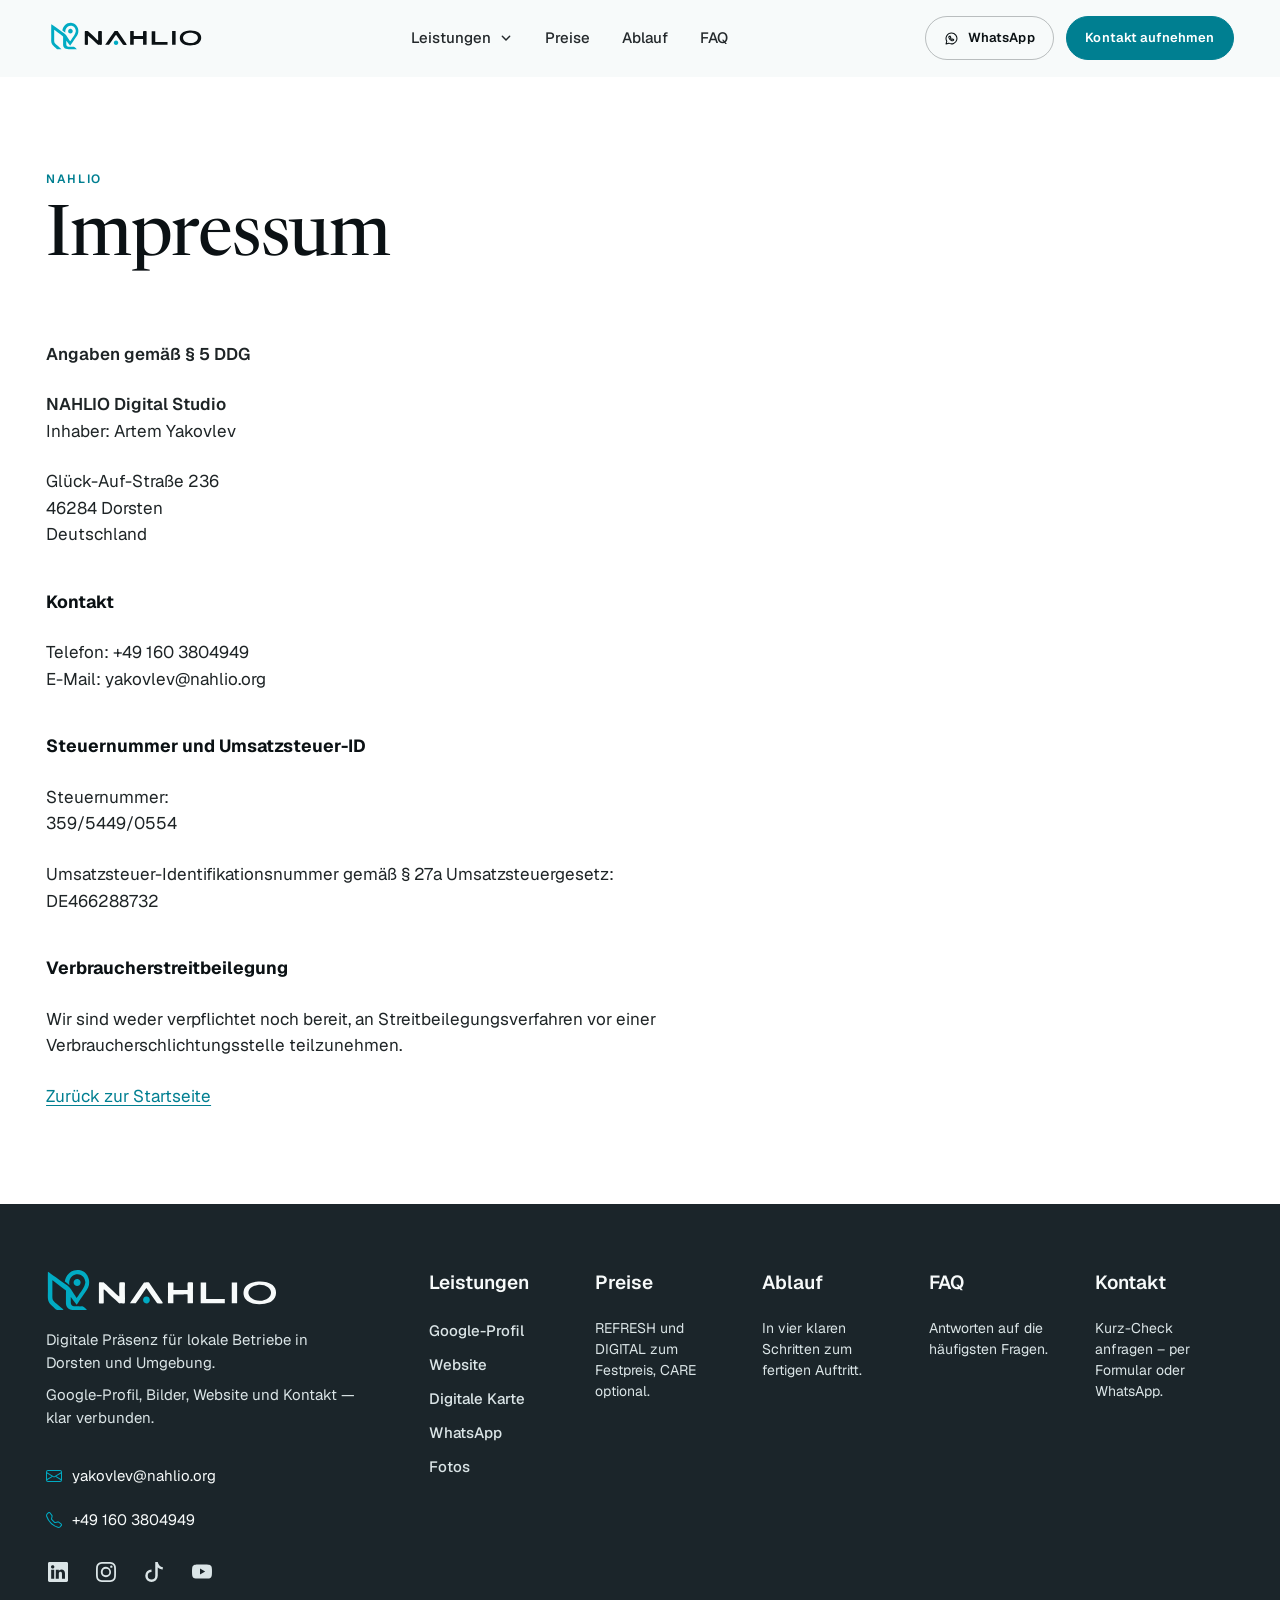
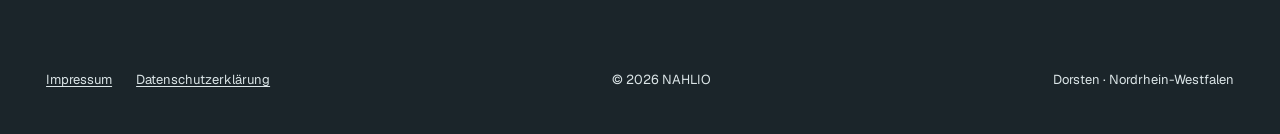
<file: impressum.html>
<!doctype html>
<html lang="de">
<head>
<meta charset="utf-8">
<meta name="viewport" content="width=device-width, initial-scale=1, viewport-fit=cover">
<meta name="color-scheme" content="only light">
<title>Impressum — NAHLIO</title>
<meta name="description" content="Impressum von NAHLIO.">
<link rel="canonical" href="https://nahlio.org/impressum.html">
<meta name="theme-color" content="#0B1114">
<meta property="og:type" content="website">
<meta property="og:locale" content="de_DE">
<meta property="og:site_name" content="NAHLIO">
<meta property="og:title" content="Impressum — NAHLIO">
<meta property="og:description" content="Impressum von NAHLIO.">
<meta property="og:url" content="https://nahlio.org/impressum.html">
<meta name="twitter:card" content="summary_large_image">
<link rel="icon" href="favicon.svg" type="image/svg+xml">
<link rel="icon" href="favicon-32x32.svg" sizes="32x32" type="image/svg+xml">
<link rel="icon" href="favicon-48x48.svg" sizes="48x48" type="image/svg+xml">
<link rel="apple-touch-icon" href="apple-touch-icon.svg">
<link rel="manifest" href="site.webmanifest">
<link rel="preload" href="fonts/geist-latin.woff2" as="font" type="font/woff2" crossorigin>
<link rel="stylesheet" href="css/styles.css?v=g5">
<link rel="stylesheet" href="css/premium.css?v=19">
<link rel="stylesheet" href="css/flat.css?v=9">
<script>(function(d,w){var c=d.documentElement.classList;c.add('js');try{if(!w.matchMedia('(prefers-reduced-motion: reduce)').matches){c.add('motion-ok');var n=w.performance&&w.performance.getEntriesByType?w.performance.getEntriesByType('navigation')[0]:null;if((!w.location.hash||w.location.hash==='#top')&&(!n||n.type==='navigate'))c.add('hero-intro');}}catch(e){c.add('motion-ok');}w.setTimeout(function(){if(!(w.NAHLIO&&w.NAHLIO.popReady))c.remove('motion-ok','hero-intro');},4000);})(document,window);</script>
</head>
<body>
<a class="skip" href="#inhalt">Direkt zum Inhalt</a>
<header class="nav" data-nav data-state="light">
  <div class="nav__bar">
    <div class="nav__inner shell">
      <a class="nav__logo" href="index.html" aria-label="NAHLIO — Startseite"><svg xmlns="http://www.w3.org/2000/svg" viewBox="0 0 1600 519" role="img" aria-label="NAHLIO" class="logo logo--wordmark">
  <path class="logo__type" d="M1432.48 184.25C1462.76 182 1502.46 187.81 1526.39 207.99C1559.88 236.24 1555.58 289.33 1520.03 314.01C1506.62 323.32 1490.66 327.63 1474.78 330.3C1433.56 337.21 1372.14 334.12 1345.88 296.1C1340.73 288.64 1338.02 280.06 1336.66 271.21C1335.5 263.62 1335.52 255.73 1336.73 248.16C1344.17 201.7 1391.67 187.29 1432.48 184.25ZM519.6 283.27C522.12 278.9 520.41 264.07 520.28 258.35C519.95 243.42 519.99 228.34 520.55 213.42C520.81 206.44 519.84 198.38 522.34 191.78C529.47 188.99 548.88 189.75 556.71 190.95C559.6 198.44 557.34 214.85 557.31 223.4C557.21 246.99 558.13 270.54 558.09 294.12C558.08 301.62 558.12 309.12 557.83 316.61C557.69 320.19 558.04 324.14 556.21 327.26C550.56 329.48 536.23 328.1 529.59 328.05C526.63 328.03 522.59 328.77 519.83 327.59C517.68 326.67 515.82 324.02 514.1 322.49C508.27 317.25 502.4 312.03 496.7 306.64C481.7 292.5 466.2 278.9 451.26 264.71C441.09 255.05 431.17 244.2 419.76 236.01C417.31 241.49 418.51 256.7 418.51 263.34C418.51 284.66 419.54 306.1 418.64 327.41C412.36 329.05 393.73 328.87 387.31 327.42C386.48 318.33 387.09 309.07 387.1 299.95C387.13 281.37 387.26 262.78 387.1 244.2C387.01 233.66 387.03 223.12 387.04 212.58C387.04 205.51 386.46 197.85 388.06 190.95C394.65 189.55 402.2 190.47 408.94 190.47C411.88 190.47 415.87 189.77 418.61 190.9C421.52 192.09 424.25 195.82 426.58 197.88C433.2 203.73 439.56 209.85 446.1 215.78C464.27 232.24 481.8 249.41 500 265.85C506.45 271.68 512.65 278.05 519.6 283.27ZM807.14 327.41C802.6 328.75 797.29 328.2 792.51 328.21C784.96 328.22 776.59 328.95 769.21 327.49C745.89 293.9 722.57 260.32 699.25 226.73C691.74 233.08 681.63 251.07 675.51 259.87C659.77 282.5 644.7 305.65 628.6 328.03C616.05 328.03 603.5 328.03 590.95 328.03C591.86 323.6 595.11 319.75 597.67 316.01C602.27 309.25 606.91 302.51 611.57 295.79C628.06 272.02 643.86 247.77 660.6 224.17C666.03 216.52 671.05 208.58 676.4 200.88C678.4 198.01 680.54 193.29 683.43 191.26C685.52 189.79 689.38 190.59 691.84 190.56C696.6 190.5 711.3 189.42 715 190.68C717.59 191.57 719.7 196.45 721.26 198.56C727.56 207.05 733.18 216.08 739.17 224.78C754.35 246.84 768.91 269.29 784.1 291.34C791.29 301.78 802.64 315.87 807.14 327.41ZM874.97 190.55C877.47 198.16 876 220.12 875.93 229.23C875.9 233.06 875.42 236.97 876.55 240.6C907.23 240.6 937.91 240.6 968.59 240.6C969.94 226.65 966.07 204.4 970.36 191.78C976.5 189.05 996.71 189.73 1003.61 190.95C1004.92 195.56 1004.38 201.11 1004.44 205.93C1004.55 216.19 1004.24 226.45 1004.16 236.71C1004 258.62 1004.39 280.54 1004.11 302.44C1004 310.9 1004.76 319.61 1003.85 328.01C992.19 328.01 980.54 328.01 968.88 328.01C968.88 308.67 968.88 289.33 968.88 269.99C961.39 267.75 947.27 269.25 938.95 269.25C918.15 269.25 897.35 269.36 876.55 269.35C874.75 275.32 875.72 282.86 875.72 289.13C875.72 302.07 876.14 315.09 875.63 328.02C864.01 328.02 852.39 328.02 840.77 328.02C839.04 321.09 839.98 312.93 839.98 305.77C839.98 291.63 840.2 277.48 840.38 263.34C840.6 246.7 839.93 230.06 840.18 213.42C840.29 205.92 839.56 197.89 841.21 190.55C852.46 190.55 863.71 190.55 874.97 190.55ZM1293.84 190.49C1293.84 236.32 1293.84 282.14 1293.84 327.96C1282.12 327.96 1270.4 327.96 1258.68 327.96C1258.68 282.14 1258.68 236.32 1258.68 190.49C1270.4 190.49 1282.12 190.49 1293.84 190.49ZM1054.83 191.21C1066.79 191.21 1078.75 191.21 1090.71 191.21C1090.71 227.18 1090.71 263.14 1090.71 299.11C1131.51 299.11 1172.31 299.11 1213.11 299.11C1213.11 308.73 1213.11 318.36 1213.11 327.99C1160.35 327.99 1107.59 327.99 1054.83 327.99C1054.83 282.4 1054.83 236.8 1054.83 191.21ZM1429.27 207.54C1401 211.39 1362.66 230.4 1368.78 265C1369.61 269.7 1371.24 274.18 1373.72 278.28C1382 291.97 1396.05 300.06 1410.73 305.25C1438.98 315.26 1475.26 311.16 1498.9 292.05C1523.4 272.26 1521.59 241.21 1496.46 222.95C1477.55 209.2 1452.23 204.41 1429.27 207.54Z" fill="currentColor" fill-rule="evenodd"/>
  <path class="logo__mark" d="M222.94 346.81C223.1 347.06 223.25 347.32 223.4 347.57C225.9 347.71 228.39 347.85 230.89 347.99C231.03 347.72 231.17 347.45 231.31 347.18C239.9 347.17 248.5 347.16 257.1 347.15C257.24 347.42 257.38 347.69 257.51 347.96C261.95 347.97 266.39 347.97 270.83 347.97C270.97 347.7 271.1 347.43 271.24 347.15C275.06 347.26 279.06 347 282.72 348.35C292.29 351.89 301.44 364.35 308.68 371.5C297.22 372 285.65 371.66 274.15 371.66C265.83 371.66 257.51 371.66 249.19 371.66C223.35 371.66 191.68 377.09 176.82 350.27C174.85 346.71 173.16 343.02 172.27 339.03C170.19 329.73 170.72 320.25 170.72 310.76C170.72 297.45 170.68 284.14 170.81 270.83C170.87 264.73 170.83 258.62 170.82 252.52C170.81 250.04 171.42 246.67 170.46 244.34C169.59 242.22 165.89 240.39 164.11 239.02C158.14 234.44 152.2 229.83 146.26 225.22C125.16 208.89 104.53 191.7 82.79 176.24C80.56 179.54 81.75 186.02 81.75 190.12C81.73 202.32 81.75 214.53 81.75 226.73C81.75 242.54 81.87 258.35 81.76 274.15C81.69 284.2 80.7 294.85 84.55 304.39C88.81 314.92 99.04 321.94 107.36 329.04C117.67 337.84 127.87 346.79 138.07 355.72C143.71 360.66 149.77 365.31 155.01 370.67C149.1 372.9 130.01 371.8 122.72 371.79C118.65 371.79 113.59 372.37 109.77 370.69C102.84 367.66 96.88 360 91.47 354.91C80.04 344.18 66.45 335.06 59.32 320.52C48.91 299.27 52.33 273.93 52.33 250.86C52.33 207.64 51.21 164.26 52.42 121.06C58.35 122.71 64.07 128.33 69.02 131.9C80.81 140.38 92.84 148.54 104.6 157.07C125.01 171.88 145.4 186.74 165.9 201.42C175.52 208.31 186.45 214.86 194.53 223.58C202.25 231.92 207.82 242.07 214.09 251.47C219.64 259.81 225.09 268.23 230.46 276.69C233.77 281.91 236.88 287.64 240.87 292.35C246.19 288.34 255.23 272.1 259.49 265.7C273.13 245.2 294.06 220.08 297.05 195.47C298.58 192.54 298.52 186.97 297.05 183.99C295.64 174.07 292.62 164.59 286.58 156.48C269.06 132.98 235.43 130.53 213.08 148.58C196.4 162.06 191.12 182.39 192.36 203.02C192.3 203.71 192.23 204.4 192.17 205.1C191.55 205.28 190.93 205.46 190.32 205.64C181.33 198.8 172.35 191.96 163.36 185.13C168.98 139.95 210.79 102.19 257.48 109.21C266.38 110.55 274.76 113.7 282.62 117.98C290.33 122.17 297.19 127.66 302.88 134.35C309.23 141.8 314.32 150.23 317.71 159.44C320.26 166.36 322.06 173.62 322.76 180.97C325.68 211.74 315.04 229.14 298.46 253.13C291.66 262.97 284.86 272.8 278.16 282.7C269.64 295.26 260.91 307.73 252.63 320.46C248.96 326.11 245.46 332.09 241.29 337.39C228.39 320.35 215.5 303.31 202.6 286.27C202.06 293.82 202.45 301.52 202.45 309.1C202.45 327.32 202.25 341.74 222.94 346.81ZM266.85 187.21C266.6 187.35 266.36 187.48 266.11 187.62C266.23 189.98 266.34 192.34 266.46 194.7C264 221.69 220.8 218.77 221 190.95C221.12 175.09 237.27 163.86 252.2 169.28C260.36 172.25 264.65 179.31 266.85 187.21Z" fill="#01ABC3" fill-rule="evenodd"/><path class="logo__mark logo__dot" d="M699.38 283.31C728.68 283.66 728.34 328.88 698.49 328.39C669.3 327.9 670.04 282.96 699.38 283.31Z" fill="#01ABC3" fill-rule="evenodd"/>
  <path class="logo__mark" d="M297.05 183.99C298.52 186.97 298.58 192.54 297.05 195.47C297.05 191.64 297.05 187.82 297.05 183.99ZM266.85 187.21C266.96 189.56 267.07 191.92 267.18 194.28C266.94 194.42 266.7 194.56 266.46 194.7C266.34 192.34 266.23 189.98 266.11 187.62C266.36 187.48 266.6 187.35 266.85 187.21ZM192.36 203.02C192.6 203.15 192.84 203.29 193.08 203.43C193.23 204.82 193.38 206.21 193.54 207.59C191.79 207.26 191.37 207.09 190.32 205.64C190.93 205.46 191.55 205.28 192.17 205.1C192.23 204.4 192.3 203.71 192.36 203.02ZM222.94 346.81C225.73 346.93 228.52 347.06 231.31 347.18C231.17 347.45 231.03 347.72 230.89 347.99C228.39 347.85 225.9 347.71 223.4 347.57C223.25 347.32 223.1 347.06 222.94 346.81ZM257.1 347.15C261.81 347.15 266.53 347.15 271.24 347.15C271.1 347.43 270.97 347.7 270.83 347.97C266.39 347.97 261.95 347.97 257.51 347.96C257.38 347.69 257.24 347.42 257.1 347.15Z" fill="#01ABC3" fill-rule="evenodd"/>
</svg></a>
      <nav class="nav__links" aria-label="Hauptnavigation">
        <ul class="nav__list"><li class="nav__item nav__item--sub" data-nav-sub><span class="nav__subhead"><a class="nav__link" data-nav-link href="index.html#beispiele">Leistungen</a><button class="nav__subbtn" type="button" aria-expanded="false" aria-controls="nav-sub" data-nav-subbtn><span class="visually-hidden">Leistungen anzeigen</span><svg viewBox="0 0 24 24" aria-hidden="true" focusable="false"><path d="m6.5 9.5 5.5 5.5 5.5-5.5"/></svg></button></span><div class="nav__sub" id="nav-sub" data-nav-subpanel><ul class="nav__sublist"><li><a class="nav__sublink" href="index.html?leistung=google#beispiele" data-show-slide="google"><span class="nav__sublink-txt"><b>Google-Profil</b><small>Informationen, Leistungen und Kontakt</small></span></a></li><li><a class="nav__sublink" href="index.html?leistung=website#beispiele" data-show-slide="website"><span class="nav__sublink-txt"><b>One-Page-Website</b><small>Ihr Betrieb auf einer Seite</small></span></a></li><li><a class="nav__sublink" href="index.html?leistung=karte#beispiele" data-show-slide="karte"><span class="nav__sublink-txt"><b>Digitale Karte</b><small>Menüs, Preise und Leistungen</small></span></a></li><li><a class="nav__sublink" href="index.html?leistung=kontakt#beispiele" data-show-slide="kontakt"><span class="nav__sublink-txt"><b>Kontakt &amp; WhatsApp</b><small>Einfach schreiben und anfragen</small></span></a></li><li><a class="nav__sublink" href="index.html?leistung=fotos#beispiele" data-show-slide="fotos"><span class="nav__sublink-txt"><b>Fotos &amp; Kurzvideos</b><small>Ihr Betrieb authentisch im Bild</small></span></a></li></ul></div></li><li class="nav__item"><a class="nav__link" data-nav-link href="index.html#preise">Preise</a></li><li class="nav__item"><a class="nav__link" data-nav-link href="index.html#ablauf">Ablauf</a></li><li class="nav__item"><a class="nav__link" data-nav-link href="index.html#fragen">FAQ</a></li></ul>
      </nav>
      <div class="nav__actions">
        <a class="btn btn--sm btn--wa nav__wa" href="https://wa.me/491603804949?text=Hallo%20Artem"><svg class="wa-ico" viewBox="0 0 24 24" aria-hidden="true" focusable="false"><path d="M12 3.2a8.7 8.7 0 0 0-7.5 13.1L3.3 20.7l4.5-1.2A8.7 8.7 0 1 0 12 3.2z"/><path d="M9.2 8.6c.2-.4.5-.4.8-.3l.9 2c0 .3-.3.6-.5.8.5 1 1.3 1.8 2.3 2.3.2-.2.5-.6.8-.5l2 .9c.1.3.1.6-.2 1-.5.8-1.5 1-2.6.7-2.4-.7-4.2-2.5-4.9-4.9-.3-1 0-1.6.4-2z"/></svg><span>WhatsApp</span></a>
        <a class="btn btn--sm nav__cta" href="index.html#kontakt">Kontakt aufnehmen</a>
      </div>
      <button class="nav__toggle" type="button" data-nav-toggle
              aria-expanded="false" aria-controls="nav-panel"
              aria-label="Menü öffnen" data-label-open="Menü öffnen" data-label-close="Menü schließen">
        <span class="nav__toggle-bars" aria-hidden="true"></span>
      </button>
    </div>
  </div>
  <nav class="nav__panel" id="nav-panel" aria-label="Hauptnavigation" hidden>
    <div class="nav__panel-group" data-nav-panel-sub><span class="nav__panel-row"><a class="nav__panel-link" data-nav-panel-link href="index.html#beispiele">Leistungen</a><button class="nav__panel-subbtn" type="button" aria-expanded="false" aria-controls="nav-panel-sub" data-nav-panel-subbtn><span class="visually-hidden">Leistungen anzeigen</span><svg viewBox="0 0 24 24" aria-hidden="true" focusable="false"><path d="m6.5 9.5 5.5 5.5 5.5-5.5"/></svg></button></span><ul class="nav__panel-sub" id="nav-panel-sub" hidden><li><a class="nav__panel-sublink" href="index.html?leistung=google#beispiele" data-show-slide="google"><span class="nav__panel-sublink-txt"><b>Google-Profil</b><small>Informationen, Leistungen und Kontakt</small></span></a></li><li><a class="nav__panel-sublink" href="index.html?leistung=website#beispiele" data-show-slide="website"><span class="nav__panel-sublink-txt"><b>One-Page-Website</b><small>Ihr Betrieb auf einer Seite</small></span></a></li><li><a class="nav__panel-sublink" href="index.html?leistung=karte#beispiele" data-show-slide="karte"><span class="nav__panel-sublink-txt"><b>Digitale Karte</b><small>Menüs, Preise und Leistungen</small></span></a></li><li><a class="nav__panel-sublink" href="index.html?leistung=kontakt#beispiele" data-show-slide="kontakt"><span class="nav__panel-sublink-txt"><b>Kontakt &amp; WhatsApp</b><small>Einfach schreiben und anfragen</small></span></a></li><li><a class="nav__panel-sublink" href="index.html?leistung=fotos#beispiele" data-show-slide="fotos"><span class="nav__panel-sublink-txt"><b>Fotos &amp; Kurzvideos</b><small>Ihr Betrieb authentisch im Bild</small></span></a></li></ul></div><a class="nav__panel-link" data-nav-panel-link href="index.html#preise">Preise</a><a class="nav__panel-link" data-nav-panel-link href="index.html#ablauf">Ablauf</a><a class="nav__panel-link" data-nav-panel-link href="index.html#fragen">FAQ</a>
    <div class="nav__panel-cta">
      <a class="btn" href="index.html#kontakt">Kontakt aufnehmen</a>
      <a class="btn btn--wa" href="https://wa.me/491603804949?text=Hallo%20Artem"><svg class="wa-ico" viewBox="0 0 24 24" aria-hidden="true" focusable="false"><path d="M12 3.2a8.7 8.7 0 0 0-7.5 13.1L3.3 20.7l4.5-1.2A8.7 8.7 0 1 0 12 3.2z"/><path d="M9.2 8.6c.2-.4.5-.4.8-.3l.9 2c0 .3-.3.6-.5.8.5 1 1.3 1.8 2.3 2.3.2-.2.5-.6.8-.5l2 .9c.1.3.1.6-.2 1-.5.8-1.5 1-2.6.7-2.4-.7-4.2-2.5-4.9-4.9-.3-1 0-1.6.4-2z"/></svg><span>WhatsApp</span></a>
    </div>
  </nav>
</header>
<main id="inhalt">
  <section class="section" data-theme="white" data-nav-theme="light">
    <div class="shell">
      <header class="sec-head rail-inset">
        <p class="t-label">NAHLIO</p>
        <h1 class="t-h1 sec-head__title">Impressum</h1>
      </header>
      <div class="legal rail-inset">
        
        <p><strong>Angaben gemäß § 5 DDG</strong></p>
<p><strong>NAHLIO Digital Studio</strong><br>Inhaber: Artem Yakovlev</p>
<p>Glück-Auf-Straße 236<br>46284 Dorsten<br>Deutschland</p>
<h3>Kontakt</h3>
<p>Telefon: +49 160 3804949<br>E-Mail: yakovlev@nahlio.org</p>
<h3>Steuernummer und Umsatzsteuer-ID</h3>
<p>Steuernummer:<br>359/5449/0554</p>
<p>Umsatzsteuer-Identifikationsnummer gemäß § 27a Umsatzsteuergesetz:<br>DE466288732</p>
<h3>Verbraucherstreitbeilegung</h3>
<p>Wir sind weder verpflichtet noch bereit, an Streitbeilegungsverfahren vor einer Verbraucherschlichtungsstelle teilzunehmen.</p>
        <p><a href="index.html">Zurück zur Startseite</a></p>
      </div>
    </div>
  </section>
</main>
<footer class="footer" data-theme="graphite">
  <div class="shell">
    <div class="footer__grid">
      <div class="footer__brand">
        <div class="footer__logo"><svg xmlns="http://www.w3.org/2000/svg" viewBox="40 96 1522 289" role="img" aria-label="NAHLIO" class="logo logo--wordmark">
  <path class="logo__type" d="M1432.48 184.25C1462.76 182 1502.46 187.81 1526.39 207.99C1559.88 236.24 1555.58 289.33 1520.03 314.01C1506.62 323.32 1490.66 327.63 1474.78 330.3C1433.56 337.21 1372.14 334.12 1345.88 296.1C1340.73 288.64 1338.02 280.06 1336.66 271.21C1335.5 263.62 1335.52 255.73 1336.73 248.16C1344.17 201.7 1391.67 187.29 1432.48 184.25ZM519.6 283.27C522.12 278.9 520.41 264.07 520.28 258.35C519.95 243.42 519.99 228.34 520.55 213.42C520.81 206.44 519.84 198.38 522.34 191.78C529.47 188.99 548.88 189.75 556.71 190.95C559.6 198.44 557.34 214.85 557.31 223.4C557.21 246.99 558.13 270.54 558.09 294.12C558.08 301.62 558.12 309.12 557.83 316.61C557.69 320.19 558.04 324.14 556.21 327.26C550.56 329.48 536.23 328.1 529.59 328.05C526.63 328.03 522.59 328.77 519.83 327.59C517.68 326.67 515.82 324.02 514.1 322.49C508.27 317.25 502.4 312.03 496.7 306.64C481.7 292.5 466.2 278.9 451.26 264.71C441.09 255.05 431.17 244.2 419.76 236.01C417.31 241.49 418.51 256.7 418.51 263.34C418.51 284.66 419.54 306.1 418.64 327.41C412.36 329.05 393.73 328.87 387.31 327.42C386.48 318.33 387.09 309.07 387.1 299.95C387.13 281.37 387.26 262.78 387.1 244.2C387.01 233.66 387.03 223.12 387.04 212.58C387.04 205.51 386.46 197.85 388.06 190.95C394.65 189.55 402.2 190.47 408.94 190.47C411.88 190.47 415.87 189.77 418.61 190.9C421.52 192.09 424.25 195.82 426.58 197.88C433.2 203.73 439.56 209.85 446.1 215.78C464.27 232.24 481.8 249.41 500 265.85C506.45 271.68 512.65 278.05 519.6 283.27ZM807.14 327.41C802.6 328.75 797.29 328.2 792.51 328.21C784.96 328.22 776.59 328.95 769.21 327.49C745.89 293.9 722.57 260.32 699.25 226.73C691.74 233.08 681.63 251.07 675.51 259.87C659.77 282.5 644.7 305.65 628.6 328.03C616.05 328.03 603.5 328.03 590.95 328.03C591.86 323.6 595.11 319.75 597.67 316.01C602.27 309.25 606.91 302.51 611.57 295.79C628.06 272.02 643.86 247.77 660.6 224.17C666.03 216.52 671.05 208.58 676.4 200.88C678.4 198.01 680.54 193.29 683.43 191.26C685.52 189.79 689.38 190.59 691.84 190.56C696.6 190.5 711.3 189.42 715 190.68C717.59 191.57 719.7 196.45 721.26 198.56C727.56 207.05 733.18 216.08 739.17 224.78C754.35 246.84 768.91 269.29 784.1 291.34C791.29 301.78 802.64 315.87 807.14 327.41ZM874.97 190.55C877.47 198.16 876 220.12 875.93 229.23C875.9 233.06 875.42 236.97 876.55 240.6C907.23 240.6 937.91 240.6 968.59 240.6C969.94 226.65 966.07 204.4 970.36 191.78C976.5 189.05 996.71 189.73 1003.61 190.95C1004.92 195.56 1004.38 201.11 1004.44 205.93C1004.55 216.19 1004.24 226.45 1004.16 236.71C1004 258.62 1004.39 280.54 1004.11 302.44C1004 310.9 1004.76 319.61 1003.85 328.01C992.19 328.01 980.54 328.01 968.88 328.01C968.88 308.67 968.88 289.33 968.88 269.99C961.39 267.75 947.27 269.25 938.95 269.25C918.15 269.25 897.35 269.36 876.55 269.35C874.75 275.32 875.72 282.86 875.72 289.13C875.72 302.07 876.14 315.09 875.63 328.02C864.01 328.02 852.39 328.02 840.77 328.02C839.04 321.09 839.98 312.93 839.98 305.77C839.98 291.63 840.2 277.48 840.38 263.34C840.6 246.7 839.93 230.06 840.18 213.42C840.29 205.92 839.56 197.89 841.21 190.55C852.46 190.55 863.71 190.55 874.97 190.55ZM1293.84 190.49C1293.84 236.32 1293.84 282.14 1293.84 327.96C1282.12 327.96 1270.4 327.96 1258.68 327.96C1258.68 282.14 1258.68 236.32 1258.68 190.49C1270.4 190.49 1282.12 190.49 1293.84 190.49ZM1054.83 191.21C1066.79 191.21 1078.75 191.21 1090.71 191.21C1090.71 227.18 1090.71 263.14 1090.71 299.11C1131.51 299.11 1172.31 299.11 1213.11 299.11C1213.11 308.73 1213.11 318.36 1213.11 327.99C1160.35 327.99 1107.59 327.99 1054.83 327.99C1054.83 282.4 1054.83 236.8 1054.83 191.21ZM1429.27 207.54C1401 211.39 1362.66 230.4 1368.78 265C1369.61 269.7 1371.24 274.18 1373.72 278.28C1382 291.97 1396.05 300.06 1410.73 305.25C1438.98 315.26 1475.26 311.16 1498.9 292.05C1523.4 272.26 1521.59 241.21 1496.46 222.95C1477.55 209.2 1452.23 204.41 1429.27 207.54Z" fill="currentColor" fill-rule="evenodd"/>
  <path class="logo__mark" d="M222.94 346.81C223.1 347.06 223.25 347.32 223.4 347.57C225.9 347.71 228.39 347.85 230.89 347.99C231.03 347.72 231.17 347.45 231.31 347.18C239.9 347.17 248.5 347.16 257.1 347.15C257.24 347.42 257.38 347.69 257.51 347.96C261.95 347.97 266.39 347.97 270.83 347.97C270.97 347.7 271.1 347.43 271.24 347.15C275.06 347.26 279.06 347 282.72 348.35C292.29 351.89 301.44 364.35 308.68 371.5C297.22 372 285.65 371.66 274.15 371.66C265.83 371.66 257.51 371.66 249.19 371.66C223.35 371.66 191.68 377.09 176.82 350.27C174.85 346.71 173.16 343.02 172.27 339.03C170.19 329.73 170.72 320.25 170.72 310.76C170.72 297.45 170.68 284.14 170.81 270.83C170.87 264.73 170.83 258.62 170.82 252.52C170.81 250.04 171.42 246.67 170.46 244.34C169.59 242.22 165.89 240.39 164.11 239.02C158.14 234.44 152.2 229.83 146.26 225.22C125.16 208.89 104.53 191.7 82.79 176.24C80.56 179.54 81.75 186.02 81.75 190.12C81.73 202.32 81.75 214.53 81.75 226.73C81.75 242.54 81.87 258.35 81.76 274.15C81.69 284.2 80.7 294.85 84.55 304.39C88.81 314.92 99.04 321.94 107.36 329.04C117.67 337.84 127.87 346.79 138.07 355.72C143.71 360.66 149.77 365.31 155.01 370.67C149.1 372.9 130.01 371.8 122.72 371.79C118.65 371.79 113.59 372.37 109.77 370.69C102.84 367.66 96.88 360 91.47 354.91C80.04 344.18 66.45 335.06 59.32 320.52C48.91 299.27 52.33 273.93 52.33 250.86C52.33 207.64 51.21 164.26 52.42 121.06C58.35 122.71 64.07 128.33 69.02 131.9C80.81 140.38 92.84 148.54 104.6 157.07C125.01 171.88 145.4 186.74 165.9 201.42C175.52 208.31 186.45 214.86 194.53 223.58C202.25 231.92 207.82 242.07 214.09 251.47C219.64 259.81 225.09 268.23 230.46 276.69C233.77 281.91 236.88 287.64 240.87 292.35C246.19 288.34 255.23 272.1 259.49 265.7C273.13 245.2 294.06 220.08 297.05 195.47C298.58 192.54 298.52 186.97 297.05 183.99C295.64 174.07 292.62 164.59 286.58 156.48C269.06 132.98 235.43 130.53 213.08 148.58C196.4 162.06 191.12 182.39 192.36 203.02C192.3 203.71 192.23 204.4 192.17 205.1C191.55 205.28 190.93 205.46 190.32 205.64C181.33 198.8 172.35 191.96 163.36 185.13C168.98 139.95 210.79 102.19 257.48 109.21C266.38 110.55 274.76 113.7 282.62 117.98C290.33 122.17 297.19 127.66 302.88 134.35C309.23 141.8 314.32 150.23 317.71 159.44C320.26 166.36 322.06 173.62 322.76 180.97C325.68 211.74 315.04 229.14 298.46 253.13C291.66 262.97 284.86 272.8 278.16 282.7C269.64 295.26 260.91 307.73 252.63 320.46C248.96 326.11 245.46 332.09 241.29 337.39C228.39 320.35 215.5 303.31 202.6 286.27C202.06 293.82 202.45 301.52 202.45 309.1C202.45 327.32 202.25 341.74 222.94 346.81ZM266.85 187.21C266.6 187.35 266.36 187.48 266.11 187.62C266.23 189.98 266.34 192.34 266.46 194.7C264 221.69 220.8 218.77 221 190.95C221.12 175.09 237.27 163.86 252.2 169.28C260.36 172.25 264.65 179.31 266.85 187.21ZM699.38 283.31C728.68 283.66 728.34 328.88 698.49 328.39C669.3 327.9 670.04 282.96 699.38 283.31Z" fill="#01ABC3" fill-rule="evenodd"/>
  <path class="logo__mark" d="M297.05 183.99C298.52 186.97 298.58 192.54 297.05 195.47C297.05 191.64 297.05 187.82 297.05 183.99ZM266.85 187.21C266.96 189.56 267.07 191.92 267.18 194.28C266.94 194.42 266.7 194.56 266.46 194.7C266.34 192.34 266.23 189.98 266.11 187.62C266.36 187.48 266.6 187.35 266.85 187.21ZM192.36 203.02C192.6 203.15 192.84 203.29 193.08 203.43C193.23 204.82 193.38 206.21 193.54 207.59C191.79 207.26 191.37 207.09 190.32 205.64C190.93 205.46 191.55 205.28 192.17 205.1C192.23 204.4 192.3 203.71 192.36 203.02ZM222.94 346.81C225.73 346.93 228.52 347.06 231.31 347.18C231.17 347.45 231.03 347.72 230.89 347.99C228.39 347.85 225.9 347.71 223.4 347.57C223.25 347.32 223.1 347.06 222.94 346.81ZM257.1 347.15C261.81 347.15 266.53 347.15 271.24 347.15C271.1 347.43 270.97 347.7 270.83 347.97C266.39 347.97 261.95 347.97 257.51 347.96C257.38 347.69 257.24 347.42 257.1 347.15Z" fill="#01ABC3" fill-rule="evenodd"/>
</svg></div>
        <p class="footer__claim">Digitale Präsenz für lokale Betriebe in Dorsten und Umgebung.</p>
        <p class="footer__claim footer__claim--2">Google-Profil, Bilder, Website und Kontakt — klar verbunden.</p>
        <address class="footer__contact" aria-label="Kontakt"><a class="footer__contact-link" href="mailto:yakovlev@nahlio.org"><svg aria-hidden="true" focusable="false" xmlns="http://www.w3.org/2000/svg" width="16" height="16" fill="currentColor" class="bi bi-envelope" viewBox="0 0 16 16">
  <path d="M0 4a2 2 0 0 1 2-2h12a2 2 0 0 1 2 2v8a2 2 0 0 1-2 2H2a2 2 0 0 1-2-2zm2-1a1 1 0 0 0-1 1v.217l7 4.2 7-4.2V4a1 1 0 0 0-1-1zm13 2.383-4.708 2.825L15 11.105zm-.034 6.876-5.64-3.471L8 9.583l-1.326-.795-5.64 3.47A1 1 0 0 0 2 13h12a1 1 0 0 0 .966-.741M1 11.105l4.708-2.897L1 5.383z"/>
</svg><span class="visually-hidden">E-Mail: </span>yakovlev@nahlio.org</a><a class="footer__contact-link" href="tel:+491603804949"><svg aria-hidden="true" focusable="false" xmlns="http://www.w3.org/2000/svg" width="16" height="16" fill="currentColor" class="bi bi-telephone" viewBox="0 0 16 16">
  <path d="M3.654 1.328a.678.678 0 0 0-1.015-.063L1.605 2.3c-.483.484-.661 1.169-.45 1.77a17.6 17.6 0 0 0 4.168 6.608 17.6 17.6 0 0 0 6.608 4.168c.601.211 1.286.033 1.77-.45l1.034-1.034a.678.678 0 0 0-.063-1.015l-2.307-1.794a.68.68 0 0 0-.58-.122l-2.19.547a1.75 1.75 0 0 1-1.657-.459L5.482 8.062a1.75 1.75 0 0 1-.46-1.657l.548-2.19a.68.68 0 0 0-.122-.58zM1.884.511a1.745 1.745 0 0 1 2.612.163L6.29 2.98c.329.423.445.974.315 1.494l-.547 2.19a.68.68 0 0 0 .178.643l2.457 2.457a.68.68 0 0 0 .644.178l2.189-.547a1.75 1.75 0 0 1 1.494.315l2.306 1.794c.829.645.905 1.87.163 2.611l-1.034 1.034c-.74.74-1.846 1.065-2.877.702a18.6 18.6 0 0 1-7.01-4.42 18.6 18.6 0 0 1-4.42-7.009c-.362-1.03-.037-2.137.703-2.877z"/>
</svg><span class="visually-hidden">Telefon: </span>+49 160 3804949</a></address><ul class="footer__social" aria-label="NAHLIO in sozialen Netzwerken"><li><a class="footer__social-link" href="https://www.linkedin.com/in/artem-yakovlev-938697430" target="_blank" rel="noopener noreferrer" aria-label="NAHLIO auf LinkedIn (öffnet in neuem Tab)"><svg aria-hidden="true" focusable="false" xmlns="http://www.w3.org/2000/svg" width="16" height="16" fill="currentColor" class="bi bi-linkedin" viewBox="0 0 16 16">
  <path d="M0 1.146C0 .513.526 0 1.175 0h13.65C15.474 0 16 .513 16 1.146v13.708c0 .633-.526 1.146-1.175 1.146H1.175C.526 16 0 15.487 0 14.854zm4.943 12.248V6.169H2.542v7.225zm-1.2-8.212c.837 0 1.358-.554 1.358-1.248-.015-.709-.52-1.248-1.342-1.248S2.4 3.226 2.4 3.934c0 .694.521 1.248 1.327 1.248zm4.908 8.212V9.359c0-.216.016-.432.08-.586.173-.431.568-.878 1.232-.878.869 0 1.216.662 1.216 1.634v3.865h2.401V9.25c0-2.22-1.184-3.252-2.764-3.252-1.274 0-1.845.7-2.165 1.193v.025h-.016l.016-.025V6.169h-2.4c.03.678 0 7.225 0 7.225z"/>
</svg></a></li><li><a class="footer__social-link" href="https://www.instagram.com/nahlio.studio/" target="_blank" rel="noopener noreferrer" aria-label="NAHLIO auf Instagram (öffnet in neuem Tab)"><svg aria-hidden="true" focusable="false" xmlns="http://www.w3.org/2000/svg" width="16" height="16" fill="currentColor" class="bi bi-instagram" viewBox="0 0 16 16">
  <path d="M8 0C5.829 0 5.556.01 4.703.048 3.85.088 3.269.222 2.76.42a3.9 3.9 0 0 0-1.417.923A3.9 3.9 0 0 0 .42 2.76C.222 3.268.087 3.85.048 4.7.01 5.555 0 5.827 0 8.001c0 2.172.01 2.444.048 3.297.04.852.174 1.433.372 1.942.205.526.478.972.923 1.417.444.445.89.719 1.416.923.51.198 1.09.333 1.942.372C5.555 15.99 5.827 16 8 16s2.444-.01 3.298-.048c.851-.04 1.434-.174 1.943-.372a3.9 3.9 0 0 0 1.416-.923c.445-.445.718-.891.923-1.417.197-.509.332-1.09.372-1.942C15.99 10.445 16 10.173 16 8s-.01-2.445-.048-3.299c-.04-.851-.175-1.433-.372-1.941a3.9 3.9 0 0 0-.923-1.417A3.9 3.9 0 0 0 13.24.42c-.51-.198-1.092-.333-1.943-.372C10.443.01 10.172 0 7.998 0zm-.717 1.442h.718c2.136 0 2.389.007 3.232.046.78.035 1.204.166 1.486.275.373.145.64.319.92.599s.453.546.598.92c.11.281.24.705.275 1.485.039.843.047 1.096.047 3.231s-.008 2.389-.047 3.232c-.035.78-.166 1.203-.275 1.485a2.5 2.5 0 0 1-.599.919c-.28.28-.546.453-.92.598-.28.11-.704.24-1.485.276-.843.038-1.096.047-3.232.047s-2.39-.009-3.233-.047c-.78-.036-1.203-.166-1.485-.276a2.5 2.5 0 0 1-.92-.598 2.5 2.5 0 0 1-.6-.92c-.109-.281-.24-.705-.275-1.485-.038-.843-.046-1.096-.046-3.233s.008-2.388.046-3.231c.036-.78.166-1.204.276-1.486.145-.373.319-.64.599-.92s.546-.453.92-.598c.282-.11.705-.24 1.485-.276.738-.034 1.024-.044 2.515-.045zm4.988 1.328a.96.96 0 1 0 0 1.92.96.96 0 0 0 0-1.92m-4.27 1.122a4.109 4.109 0 1 0 0 8.217 4.109 4.109 0 0 0 0-8.217m0 1.441a2.667 2.667 0 1 1 0 5.334 2.667 2.667 0 0 1 0-5.334"/>
</svg></a></li><li><a class="footer__social-link" href="https://www.tiktok.com/@nahlio.studio" target="_blank" rel="noopener noreferrer" aria-label="NAHLIO auf TikTok (öffnet in neuem Tab)"><svg aria-hidden="true" focusable="false" xmlns="http://www.w3.org/2000/svg" width="16" height="16" fill="currentColor" class="bi bi-tiktok" viewBox="0 0 16 16">
  <path d="M9 0h1.98c.144.715.54 1.617 1.235 2.512C12.895 3.389 13.797 4 15 4v2c-1.753 0-3.07-.814-4-1.829V11a5 5 0 1 1-5-5v2a3 3 0 1 0 3 3z"/>
</svg></a></li><li><a class="footer__social-link" href="https://www.youtube.com/@NAHLIO" target="_blank" rel="noopener noreferrer" aria-label="NAHLIO auf YouTube (öffnet in neuem Tab)"><svg aria-hidden="true" focusable="false" xmlns="http://www.w3.org/2000/svg" width="16" height="16" fill="currentColor" class="bi bi-youtube" viewBox="0 0 16 16">
  <path d="M8.051 1.999h.089c.822.003 4.987.033 6.11.335a2.01 2.01 0 0 1 1.415 1.42c.101.38.172.883.22 1.402l.01.104.022.26.008.104c.065.914.073 1.77.074 1.957v.075c-.001.194-.01 1.108-.082 2.06l-.008.105-.009.104c-.05.572-.124 1.14-.235 1.558a2.01 2.01 0 0 1-1.415 1.42c-1.16.312-5.569.334-6.18.335h-.142c-.309 0-1.587-.006-2.927-.052l-.17-.006-.087-.004-.171-.007-.171-.007c-1.11-.049-2.167-.128-2.654-.26a2.01 2.01 0 0 1-1.415-1.419c-.111-.417-.185-.986-.235-1.558L.09 9.82l-.008-.104A31 31 0 0 1 0 7.68v-.123c.002-.215.01-.958.064-1.778l.007-.103.003-.052.008-.104.022-.26.01-.104c.048-.519.119-1.023.22-1.402a2.01 2.01 0 0 1 1.415-1.42c.487-.13 1.544-.21 2.654-.26l.17-.007.172-.006.086-.003.171-.007A100 100 0 0 1 7.858 2zM6.4 5.209v4.818l4.157-2.408z"/>
</svg></a></li></ul>
      </div>
      <nav class="footer__nav" aria-label="Fußzeilen-Navigation"><ol class="footer__navlist"><li><a href="index.html#beispiele"><span class="footer__label">Leistungen</span></a><ul class="footer__sub" aria-label="Unsere Leistungen"><li><a href="index.html?leistung=google#beispiele">Google-Profil</a></li><li><a href="index.html?leistung=website#beispiele">Website</a></li><li><a href="index.html?leistung=karte#beispiele">Digitale Karte</a></li><li><a href="index.html?leistung=kontakt#beispiele">WhatsApp</a></li><li><a href="index.html?leistung=fotos#beispiele">Fotos</a></li></ul></li><li><a href="index.html#preise"><span class="footer__label">Preise</span></a><p class="footer__note">REFRESH und DIGITAL zum Festpreis, CARE optional.</p></li><li><a href="index.html#ablauf"><span class="footer__label">Ablauf</span></a><p class="footer__note">In vier klaren Schritten zum fertigen Auftritt.</p></li><li><a href="index.html#fragen"><span class="footer__label">FAQ</span></a><p class="footer__note">Antworten auf die häufigsten Fragen.</p></li><li><a href="index.html#kontakt"><span class="footer__label">Kontakt</span></a><p class="footer__note">Kurz-Check anfragen – per Formular oder WhatsApp.</p></li></ol></nav>
    </div>
    <div class="footer__bottom">
      <nav class="footer__links footer__links--legal" aria-label="Rechtliches"><a href="impressum.html">Impressum</a><a href="datenschutz.html">Datenschutzerklärung</a></nav>
      <p>&copy; 2026 NAHLIO</p>
      <p>Dorsten · Nordrhein-Westfalen</p>
    </div>
  </div>
</footer>
<script src="js/app.js?v=w2" defer></script>
</body>
</html>
</file>
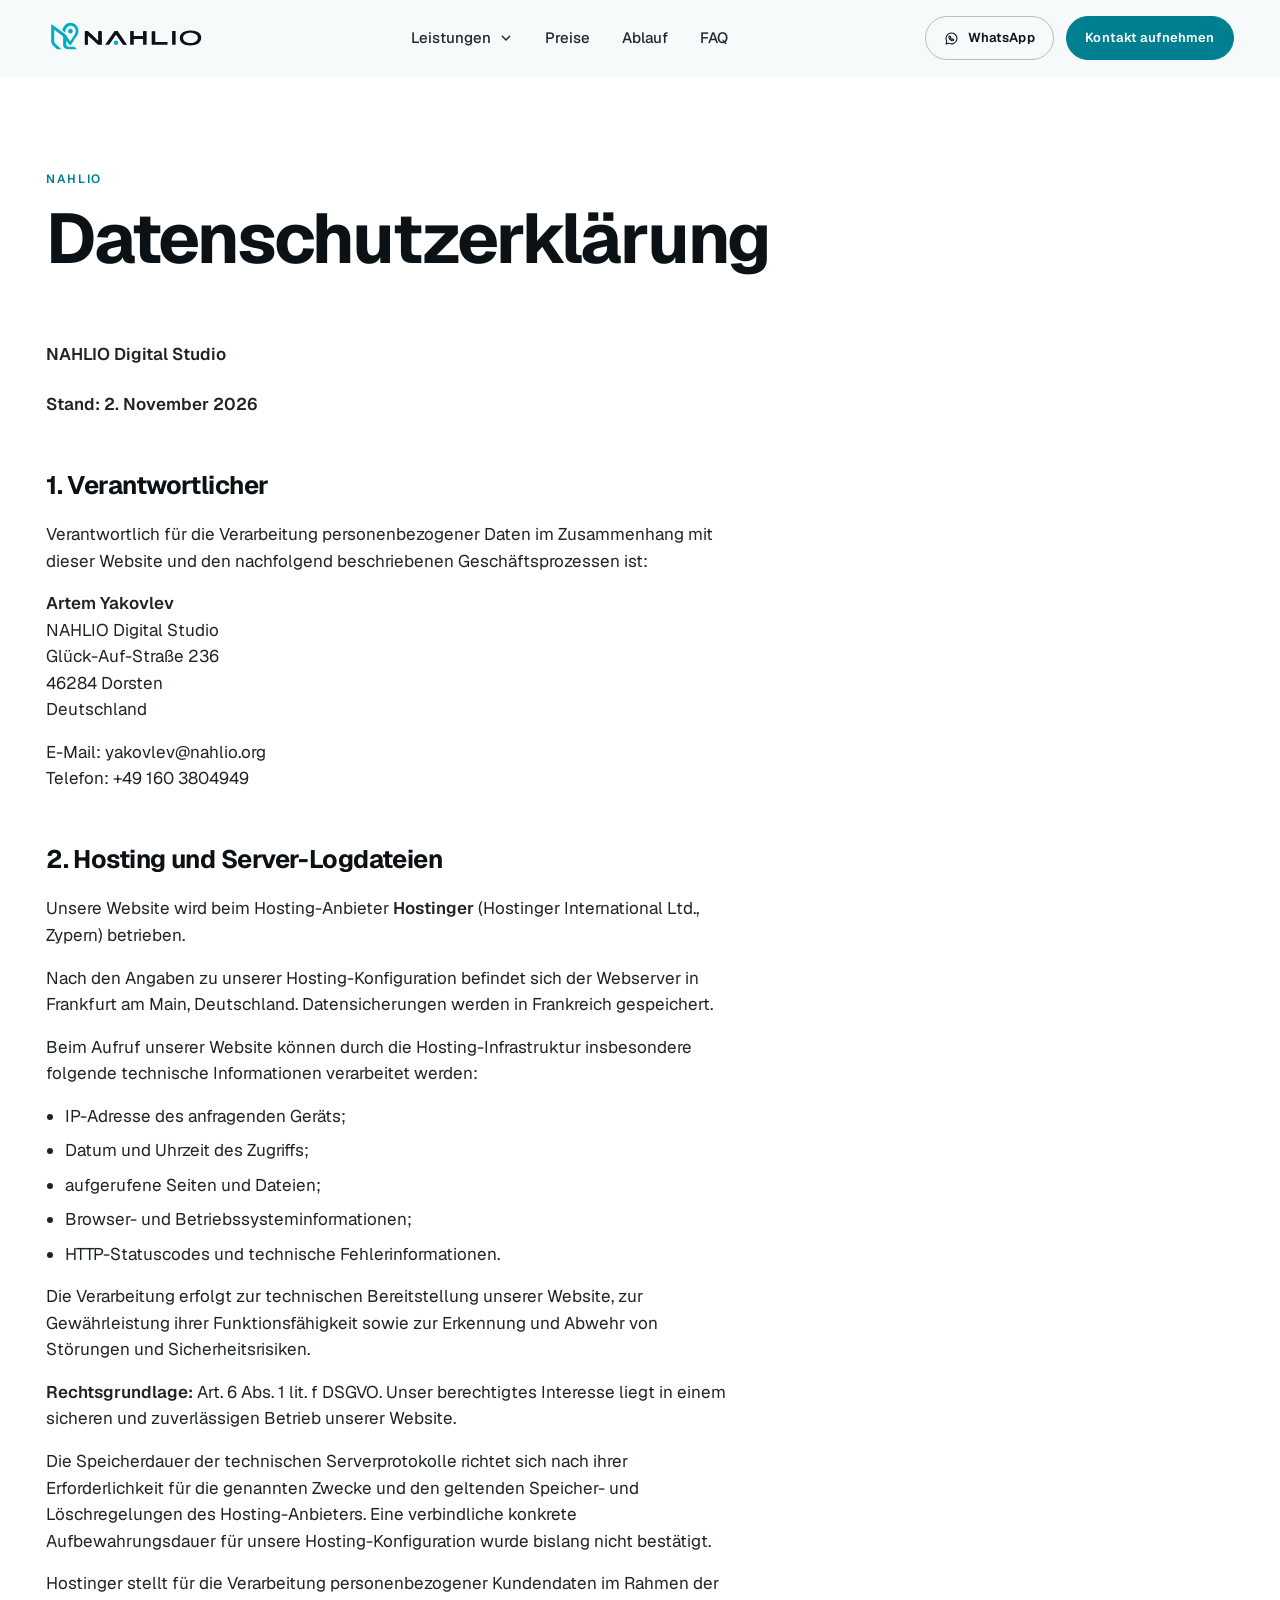
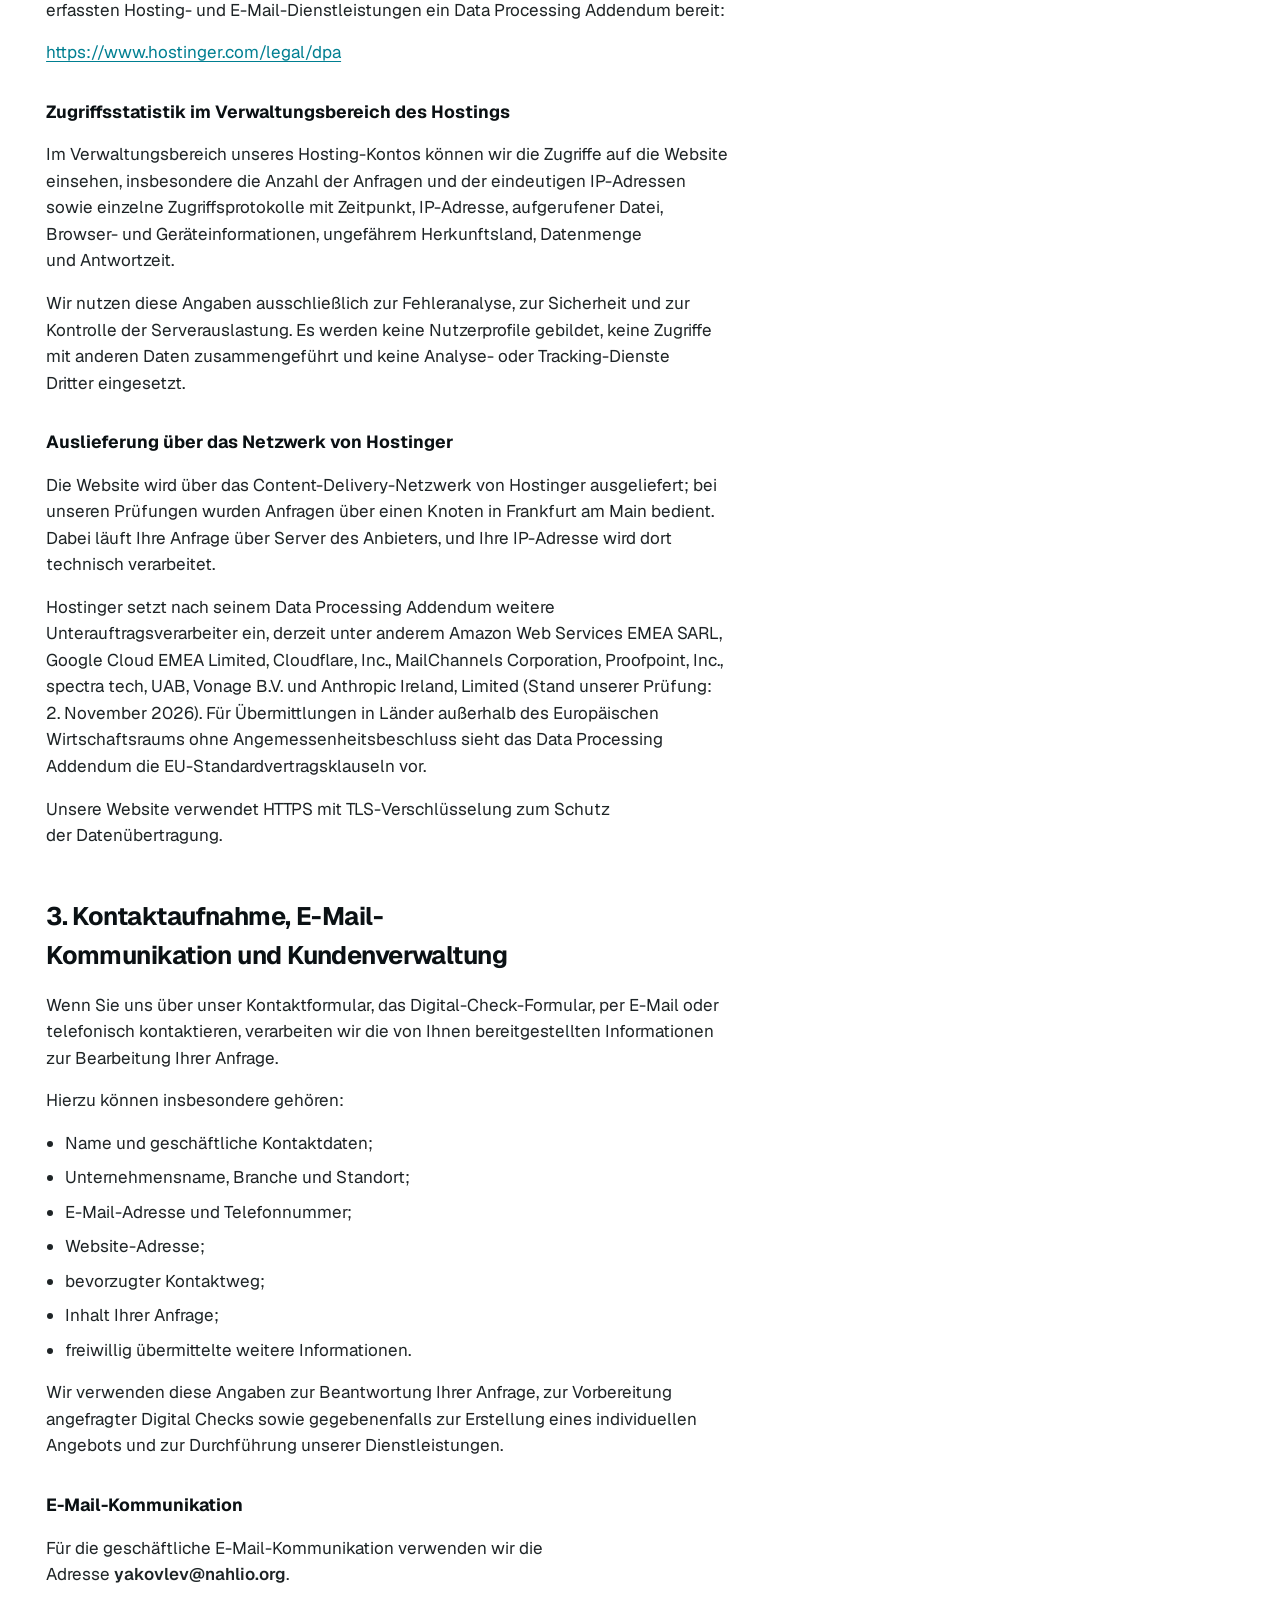
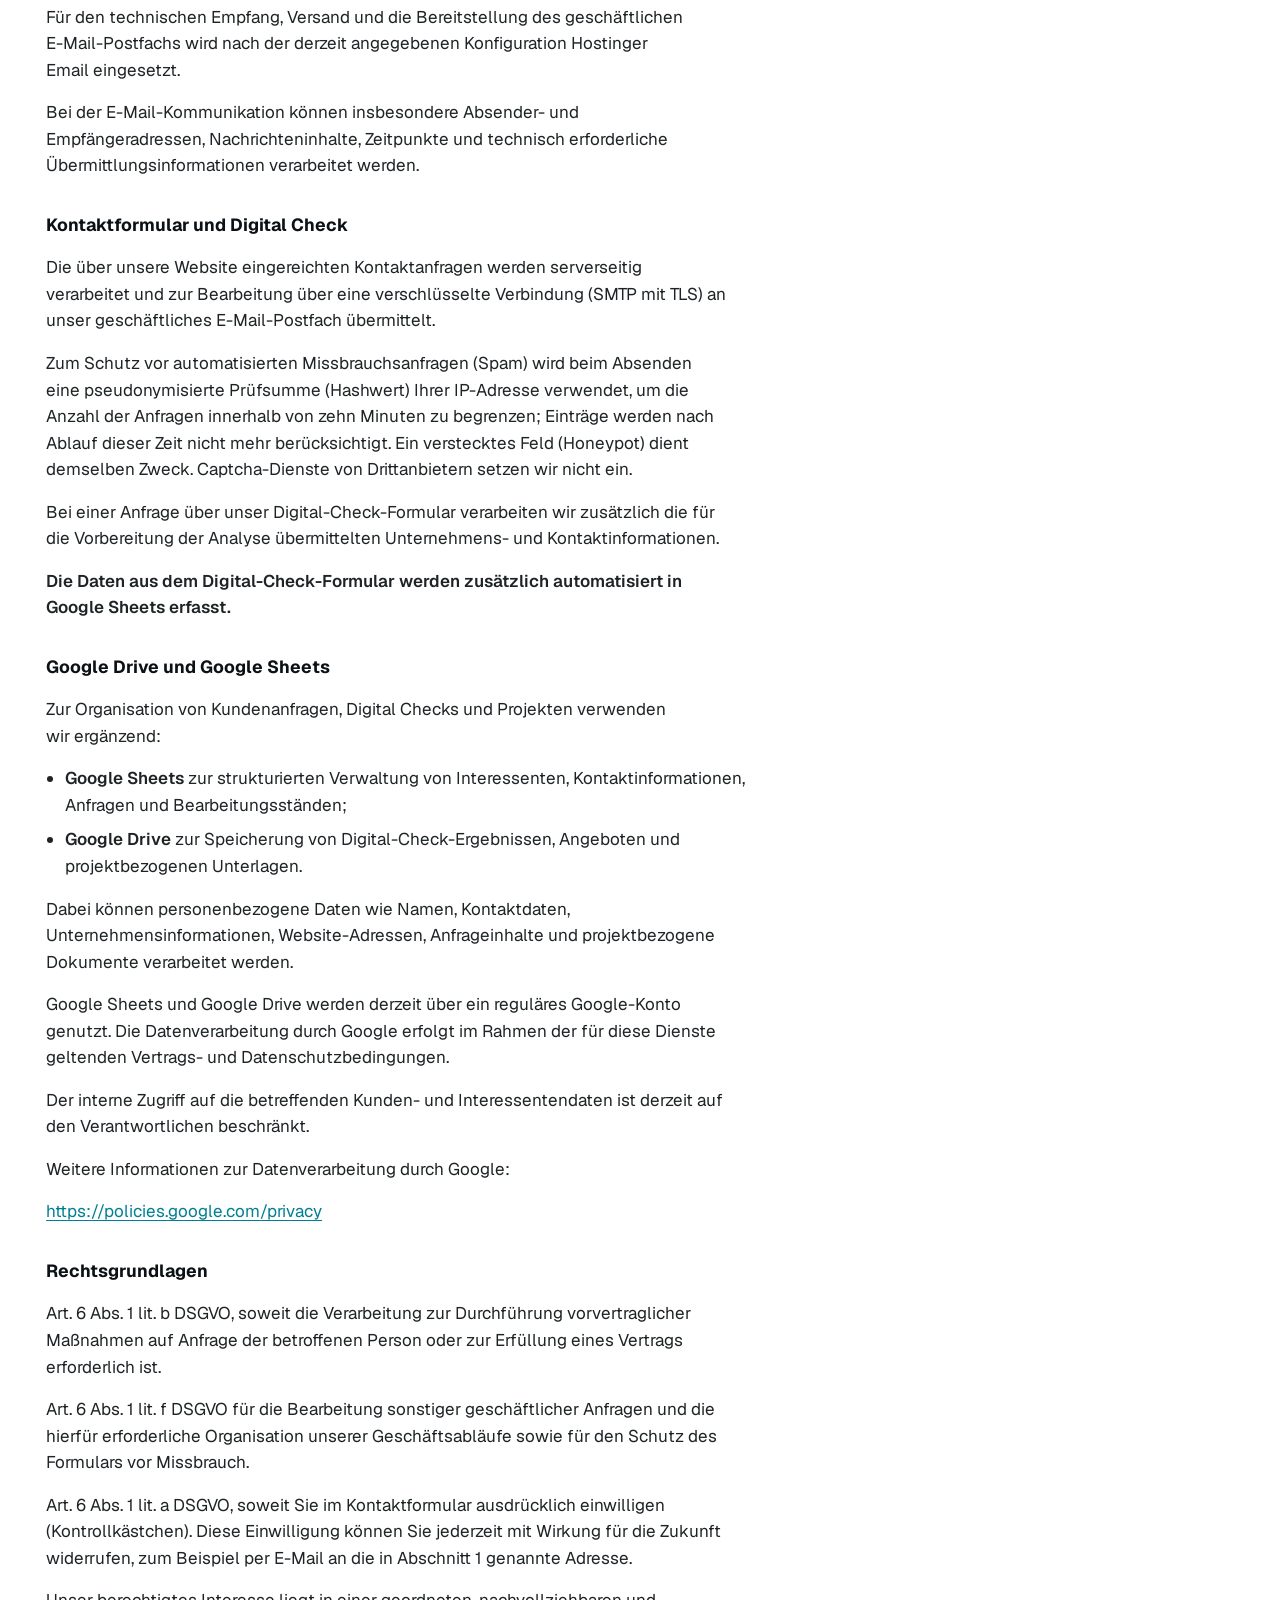
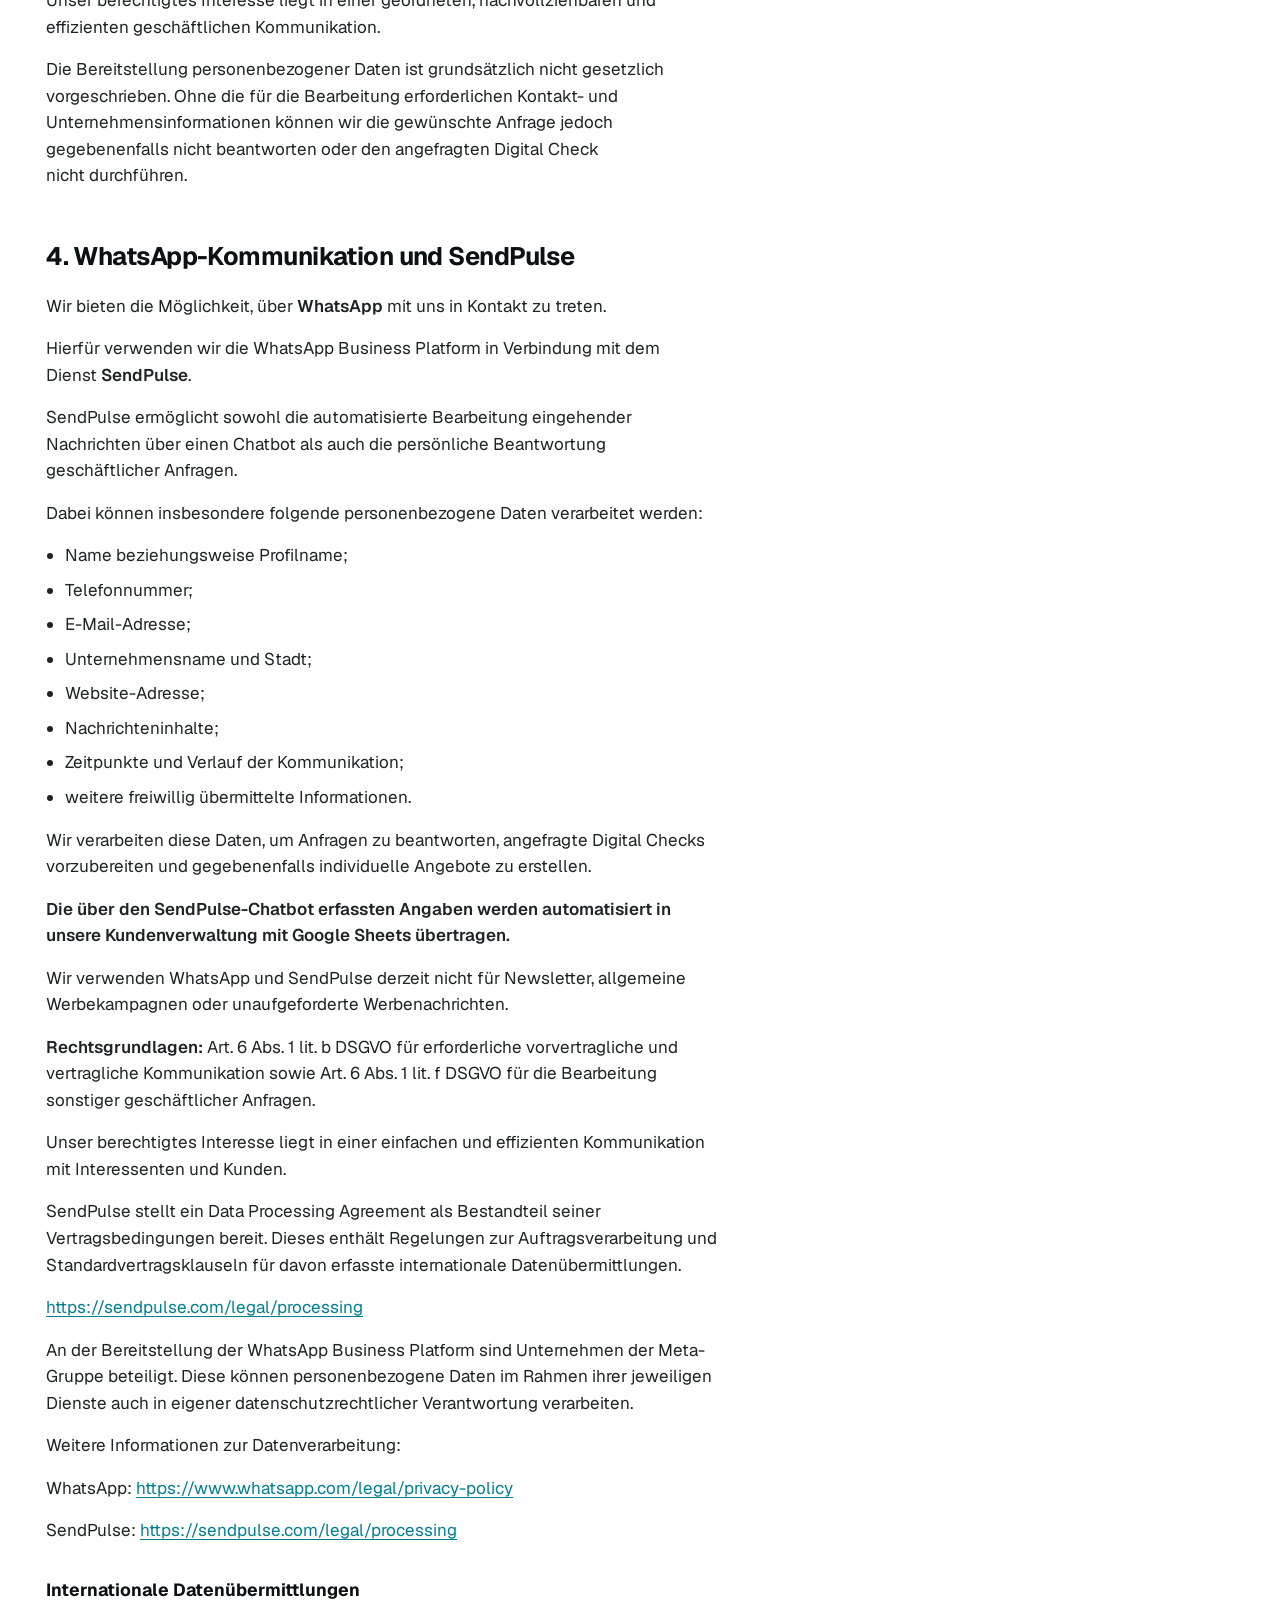
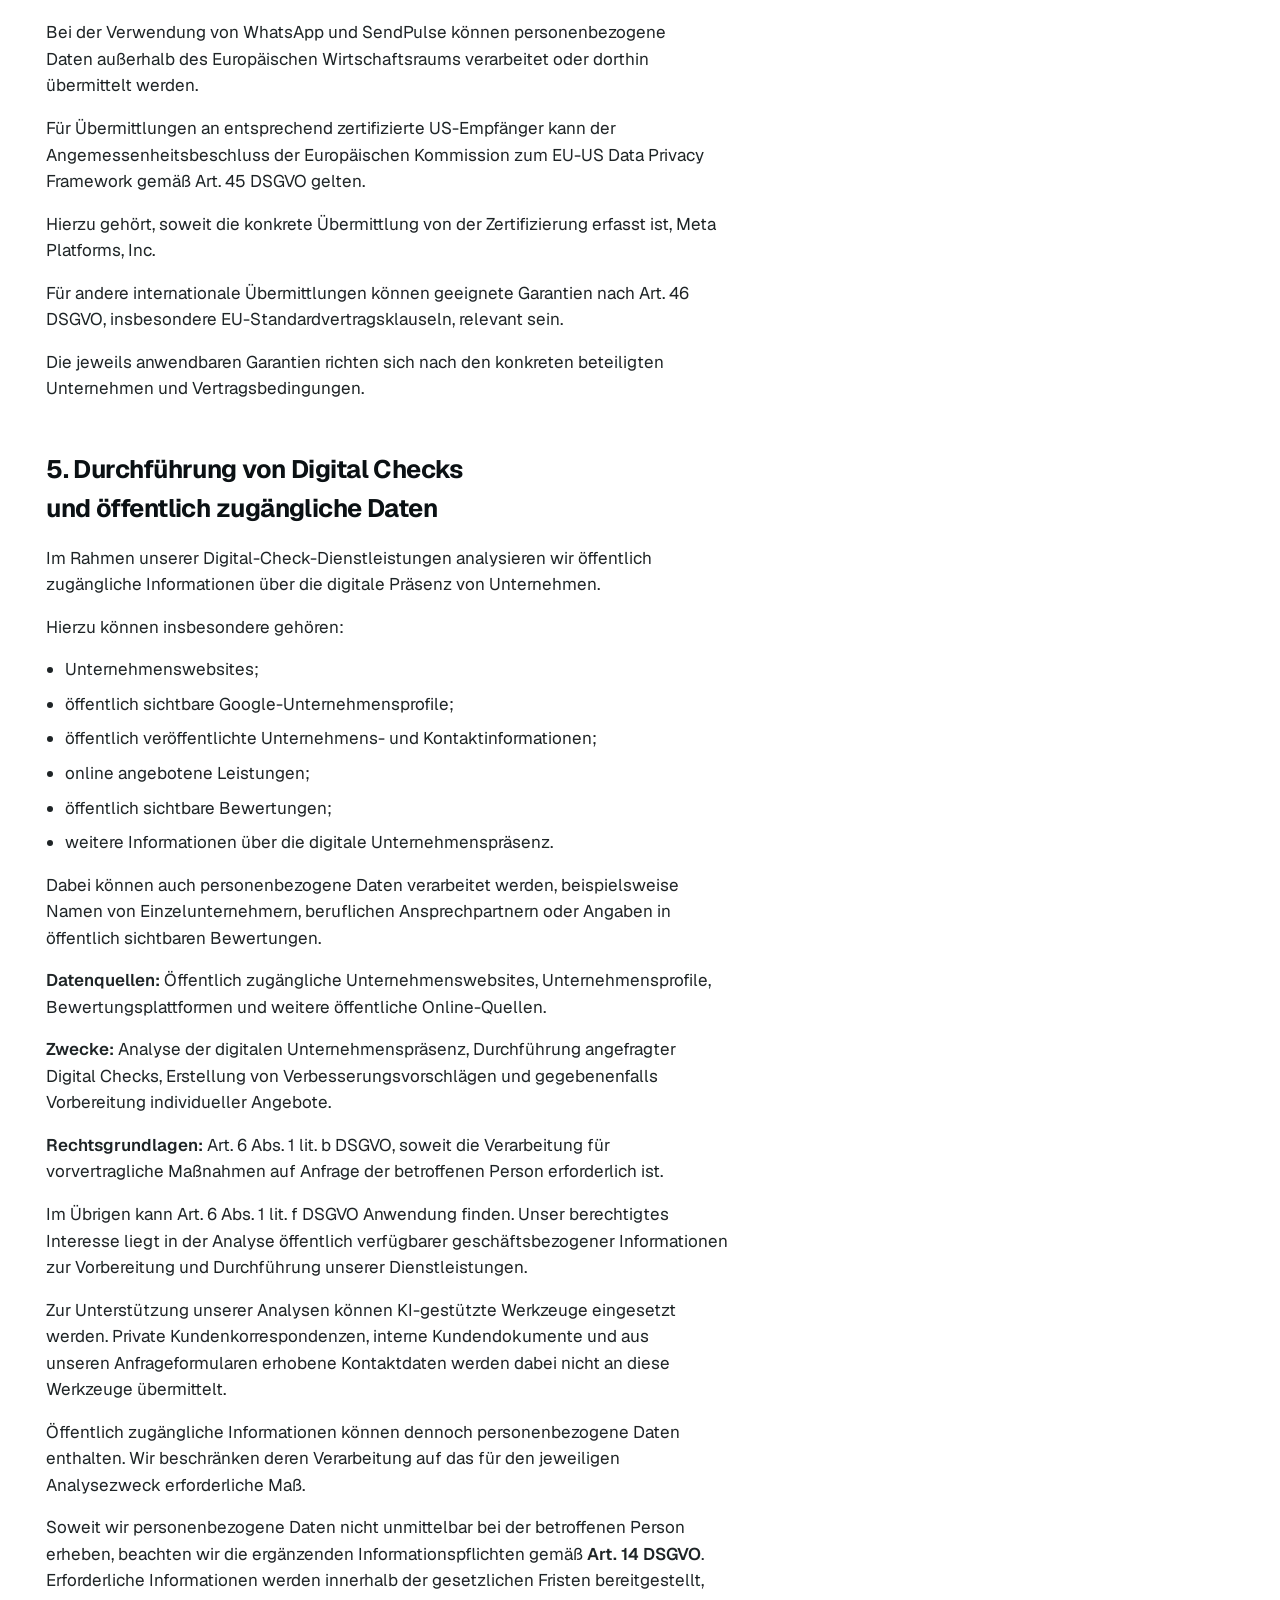
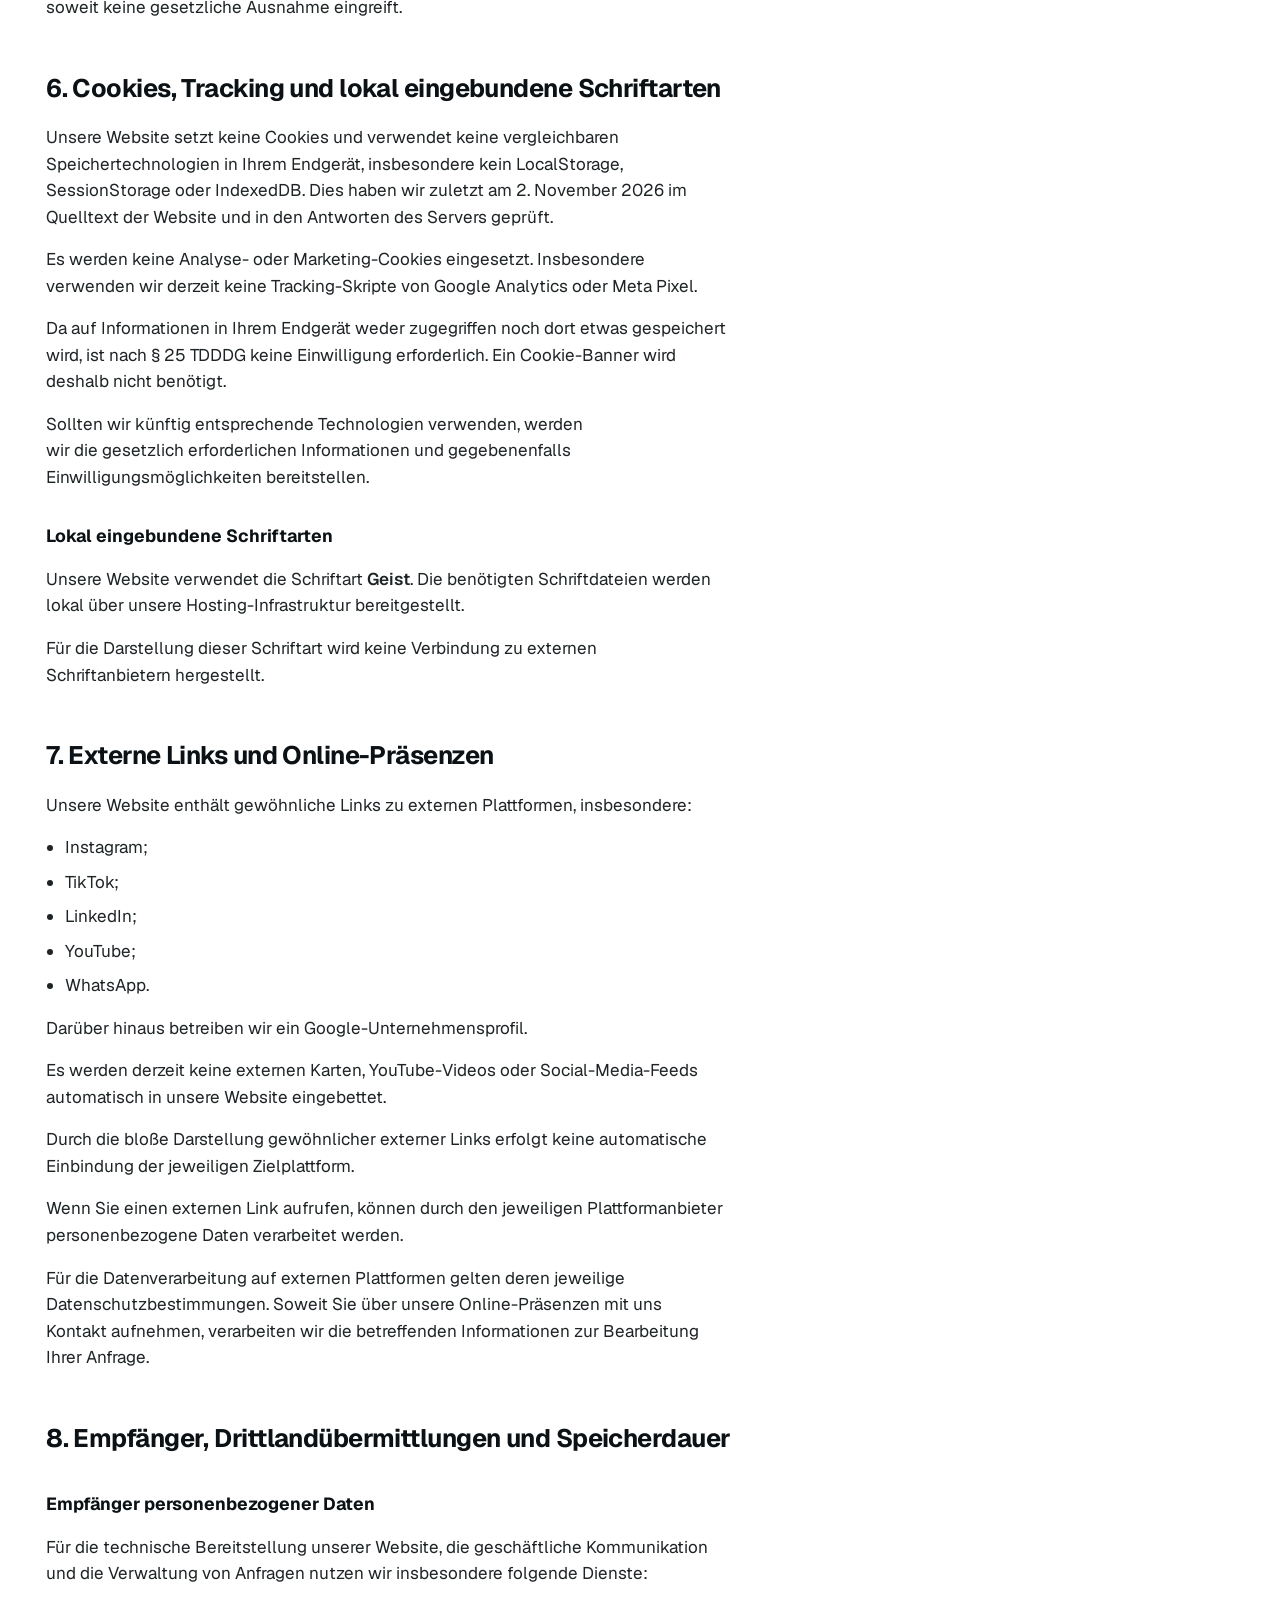
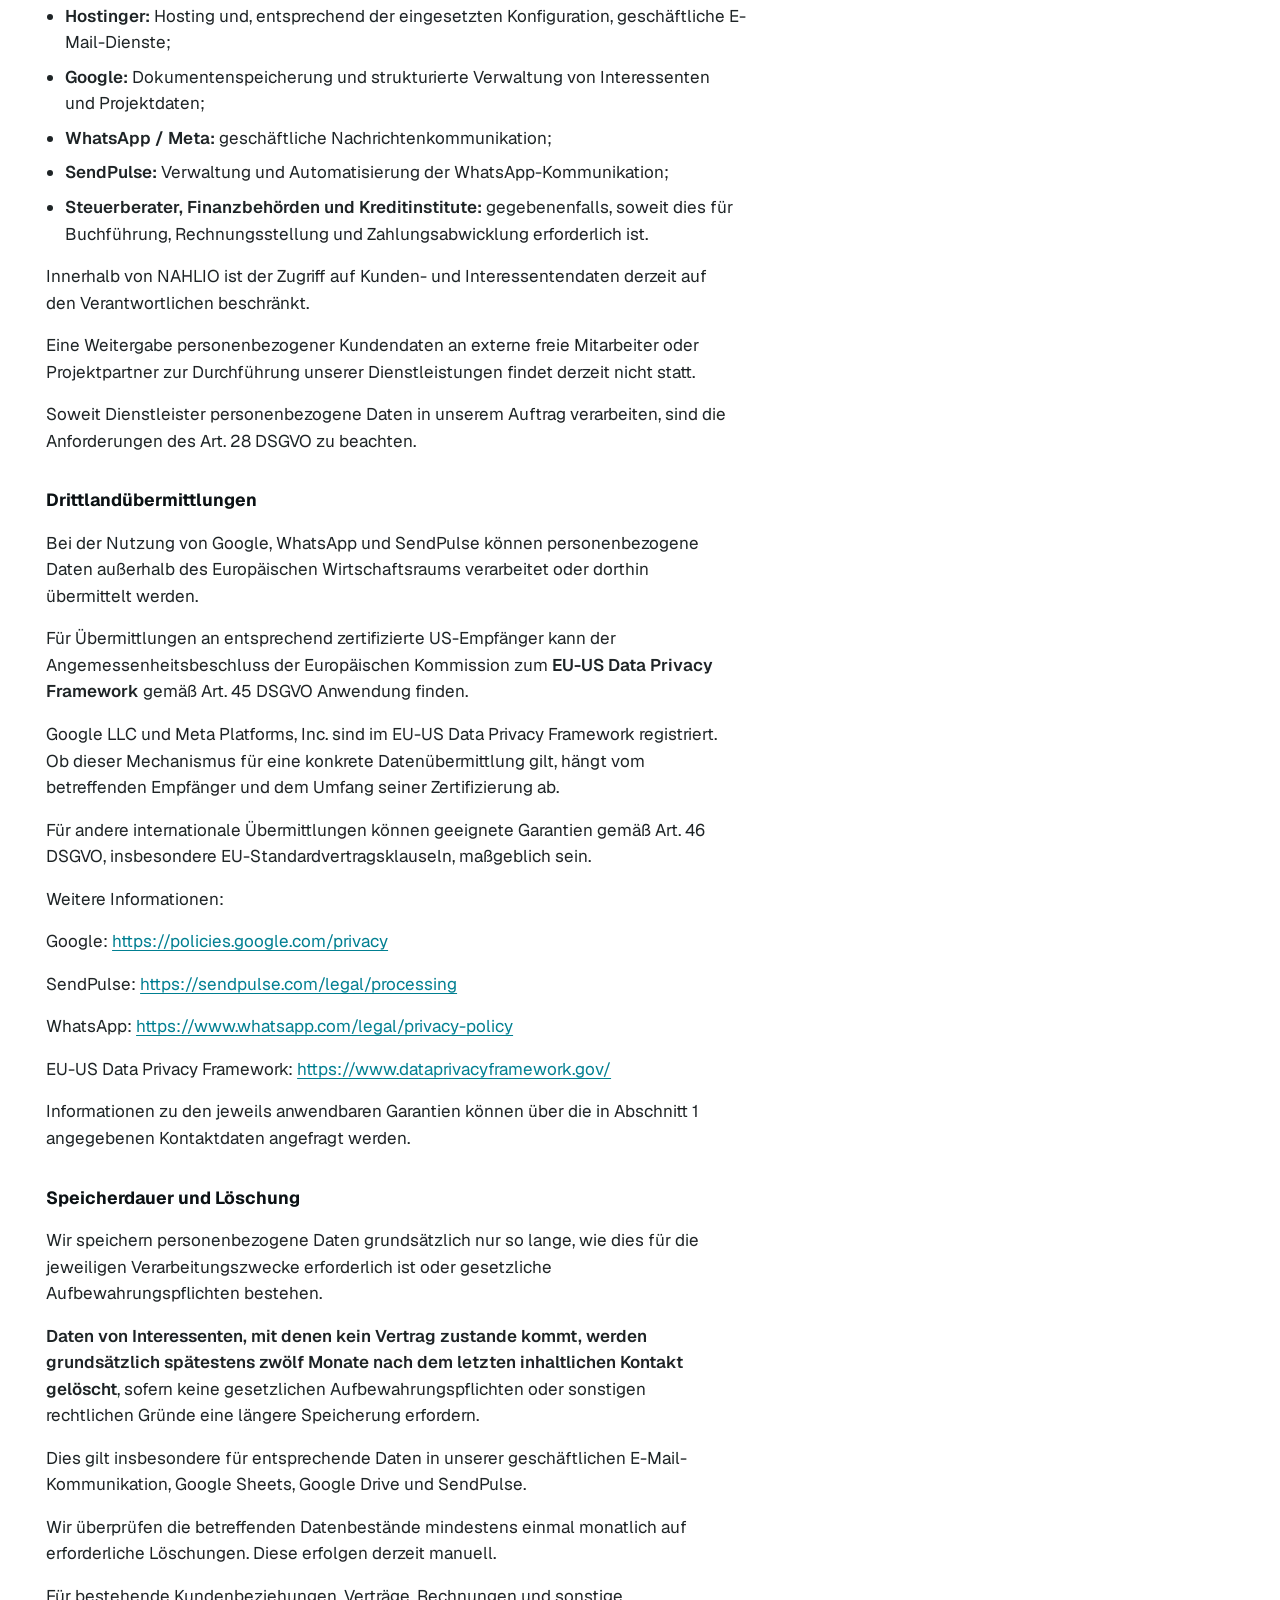
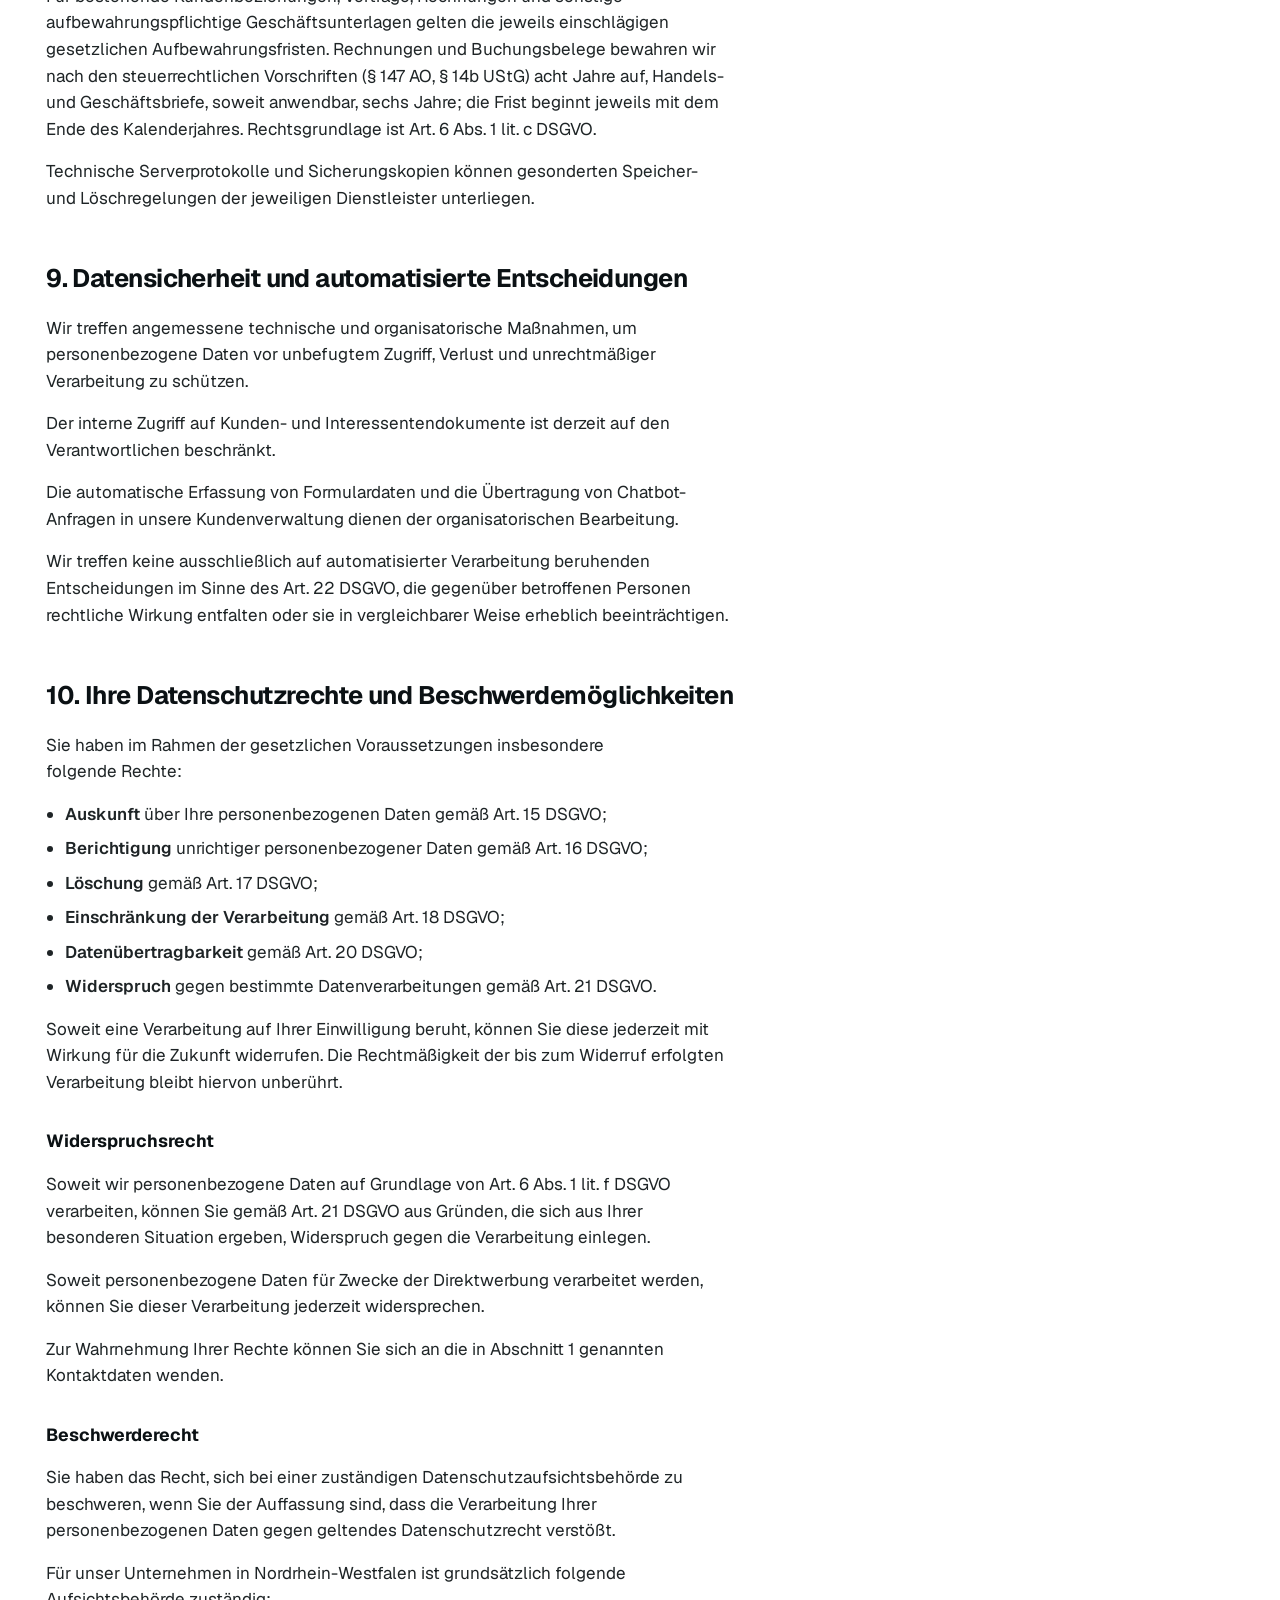
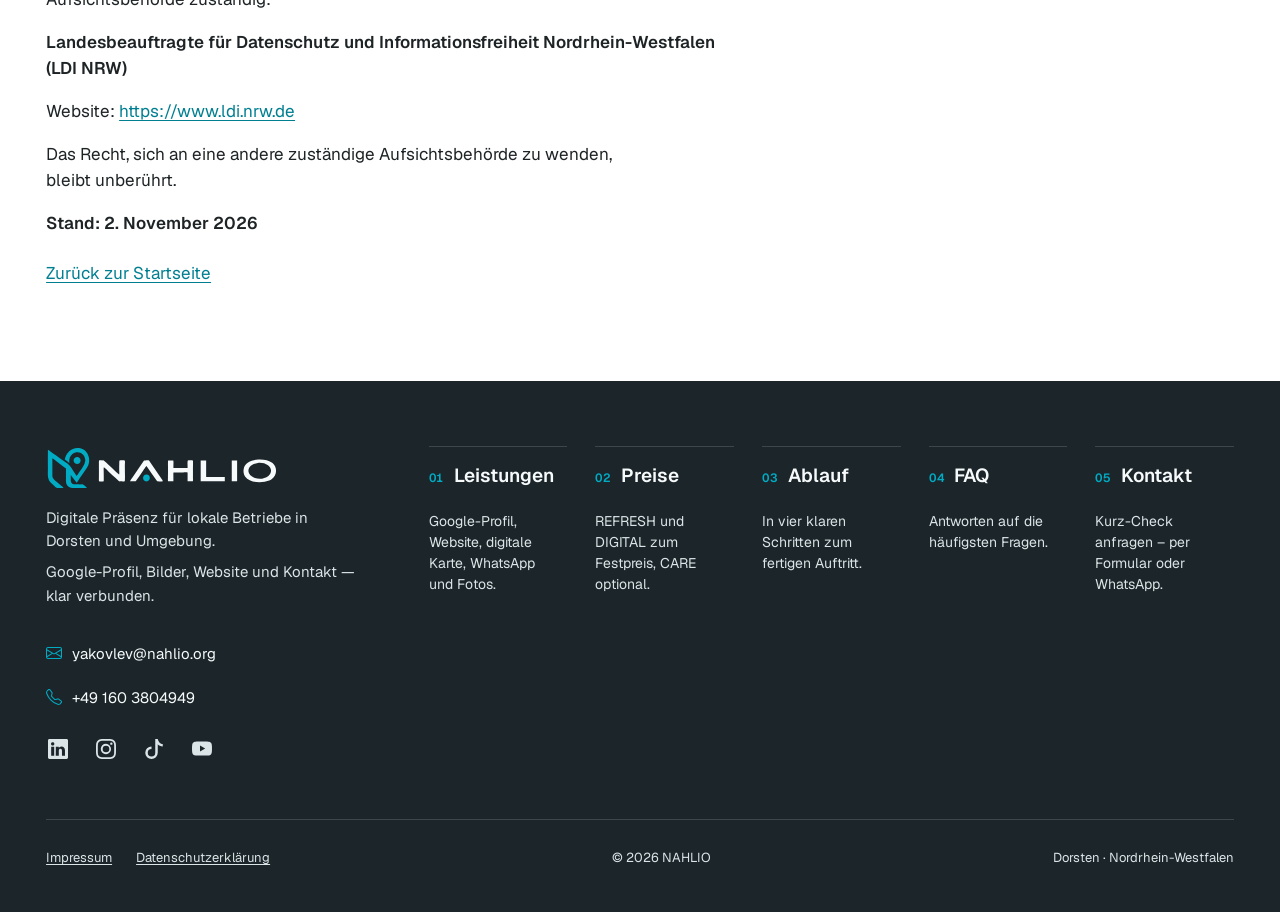
<file: vorschau/datenschutz.html>
<!doctype html>
<html lang="de">
<head>
<meta charset="utf-8">
<meta name="robots" content="noindex, nofollow">
<meta name="viewport" content="width=device-width, initial-scale=1, viewport-fit=cover">
<title>Datenschutzerklärung — NAHLIO</title>
<meta name="description" content="Datenschutzerklärung von NAHLIO.">
<link rel="canonical" href="https://nahlio.org/datenschutz.html">
<meta name="theme-color" content="#0B1114">
<meta property="og:type" content="website">
<meta property="og:locale" content="de_DE">
<meta property="og:site_name" content="NAHLIO">
<meta property="og:title" content="Datenschutzerklärung — NAHLIO">
<meta property="og:description" content="Datenschutzerklärung von NAHLIO.">
<meta property="og:url" content="https://nahlio.org/datenschutz.html">
<meta name="twitter:card" content="summary_large_image">
<link rel="icon" href="favicon.svg" type="image/svg+xml">
<link rel="icon" href="favicon-32x32.svg" sizes="32x32" type="image/svg+xml">
<link rel="icon" href="favicon-48x48.svg" sizes="48x48" type="image/svg+xml">
<link rel="apple-touch-icon" href="apple-touch-icon.svg">
<link rel="manifest" href="site.webmanifest">
<link rel="preload" href="fonts/geist-latin.woff2" as="font" type="font/woff2" crossorigin>
<link rel="stylesheet" href="css/styles.css?v=d8378fc8c1">
<script>(function(d,w){var c=d.documentElement.classList;c.add('js');try{if(!w.matchMedia('(prefers-reduced-motion: reduce)').matches){c.add('motion-ok');var n=w.performance&&w.performance.getEntriesByType?w.performance.getEntriesByType('navigation')[0]:null;if((!w.location.hash||w.location.hash==='#top')&&(!n||n.type==='navigate'))c.add('hero-intro');}}catch(e){c.add('motion-ok');}w.setTimeout(function(){if(!(w.NAHLIO&&w.NAHLIO.popReady))c.remove('motion-ok','hero-intro');},4000);})(document,window);</script>
</head>
<body>
<a class="skip" href="#inhalt">Direkt zum Inhalt</a>
<header class="nav" data-nav data-state="light">
  <div class="nav__bar">
    <div class="nav__inner shell">
      <a class="nav__logo" href="index.html" aria-label="NAHLIO — Startseite"><svg xmlns="http://www.w3.org/2000/svg" viewBox="0 0 1600 519" role="img" aria-label="NAHLIO" class="logo logo--wordmark">
  <path class="logo__type" d="M1432.48 184.25C1462.76 182 1502.46 187.81 1526.39 207.99C1559.88 236.24 1555.58 289.33 1520.03 314.01C1506.62 323.32 1490.66 327.63 1474.78 330.3C1433.56 337.21 1372.14 334.12 1345.88 296.1C1340.73 288.64 1338.02 280.06 1336.66 271.21C1335.5 263.62 1335.52 255.73 1336.73 248.16C1344.17 201.7 1391.67 187.29 1432.48 184.25ZM519.6 283.27C522.12 278.9 520.41 264.07 520.28 258.35C519.95 243.42 519.99 228.34 520.55 213.42C520.81 206.44 519.84 198.38 522.34 191.78C529.47 188.99 548.88 189.75 556.71 190.95C559.6 198.44 557.34 214.85 557.31 223.4C557.21 246.99 558.13 270.54 558.09 294.12C558.08 301.62 558.12 309.12 557.83 316.61C557.69 320.19 558.04 324.14 556.21 327.26C550.56 329.48 536.23 328.1 529.59 328.05C526.63 328.03 522.59 328.77 519.83 327.59C517.68 326.67 515.82 324.02 514.1 322.49C508.27 317.25 502.4 312.03 496.7 306.64C481.7 292.5 466.2 278.9 451.26 264.71C441.09 255.05 431.17 244.2 419.76 236.01C417.31 241.49 418.51 256.7 418.51 263.34C418.51 284.66 419.54 306.1 418.64 327.41C412.36 329.05 393.73 328.87 387.31 327.42C386.48 318.33 387.09 309.07 387.1 299.95C387.13 281.37 387.26 262.78 387.1 244.2C387.01 233.66 387.03 223.12 387.04 212.58C387.04 205.51 386.46 197.85 388.06 190.95C394.65 189.55 402.2 190.47 408.94 190.47C411.88 190.47 415.87 189.77 418.61 190.9C421.52 192.09 424.25 195.82 426.58 197.88C433.2 203.73 439.56 209.85 446.1 215.78C464.27 232.24 481.8 249.41 500 265.85C506.45 271.68 512.65 278.05 519.6 283.27ZM807.14 327.41C802.6 328.75 797.29 328.2 792.51 328.21C784.96 328.22 776.59 328.95 769.21 327.49C745.89 293.9 722.57 260.32 699.25 226.73C691.74 233.08 681.63 251.07 675.51 259.87C659.77 282.5 644.7 305.65 628.6 328.03C616.05 328.03 603.5 328.03 590.95 328.03C591.86 323.6 595.11 319.75 597.67 316.01C602.27 309.25 606.91 302.51 611.57 295.79C628.06 272.02 643.86 247.77 660.6 224.17C666.03 216.52 671.05 208.58 676.4 200.88C678.4 198.01 680.54 193.29 683.43 191.26C685.52 189.79 689.38 190.59 691.84 190.56C696.6 190.5 711.3 189.42 715 190.68C717.59 191.57 719.7 196.45 721.26 198.56C727.56 207.05 733.18 216.08 739.17 224.78C754.35 246.84 768.91 269.29 784.1 291.34C791.29 301.78 802.64 315.87 807.14 327.41ZM874.97 190.55C877.47 198.16 876 220.12 875.93 229.23C875.9 233.06 875.42 236.97 876.55 240.6C907.23 240.6 937.91 240.6 968.59 240.6C969.94 226.65 966.07 204.4 970.36 191.78C976.5 189.05 996.71 189.73 1003.61 190.95C1004.92 195.56 1004.38 201.11 1004.44 205.93C1004.55 216.19 1004.24 226.45 1004.16 236.71C1004 258.62 1004.39 280.54 1004.11 302.44C1004 310.9 1004.76 319.61 1003.85 328.01C992.19 328.01 980.54 328.01 968.88 328.01C968.88 308.67 968.88 289.33 968.88 269.99C961.39 267.75 947.27 269.25 938.95 269.25C918.15 269.25 897.35 269.36 876.55 269.35C874.75 275.32 875.72 282.86 875.72 289.13C875.72 302.07 876.14 315.09 875.63 328.02C864.01 328.02 852.39 328.02 840.77 328.02C839.04 321.09 839.98 312.93 839.98 305.77C839.98 291.63 840.2 277.48 840.38 263.34C840.6 246.7 839.93 230.06 840.18 213.42C840.29 205.92 839.56 197.89 841.21 190.55C852.46 190.55 863.71 190.55 874.97 190.55ZM1293.84 190.49C1293.84 236.32 1293.84 282.14 1293.84 327.96C1282.12 327.96 1270.4 327.96 1258.68 327.96C1258.68 282.14 1258.68 236.32 1258.68 190.49C1270.4 190.49 1282.12 190.49 1293.84 190.49ZM1054.83 191.21C1066.79 191.21 1078.75 191.21 1090.71 191.21C1090.71 227.18 1090.71 263.14 1090.71 299.11C1131.51 299.11 1172.31 299.11 1213.11 299.11C1213.11 308.73 1213.11 318.36 1213.11 327.99C1160.35 327.99 1107.59 327.99 1054.83 327.99C1054.83 282.4 1054.83 236.8 1054.83 191.21ZM1429.27 207.54C1401 211.39 1362.66 230.4 1368.78 265C1369.61 269.7 1371.24 274.18 1373.72 278.28C1382 291.97 1396.05 300.06 1410.73 305.25C1438.98 315.26 1475.26 311.16 1498.9 292.05C1523.4 272.26 1521.59 241.21 1496.46 222.95C1477.55 209.2 1452.23 204.41 1429.27 207.54Z" fill="currentColor" fill-rule="evenodd"/>
  <path class="logo__mark" d="M222.94 346.81C223.1 347.06 223.25 347.32 223.4 347.57C225.9 347.71 228.39 347.85 230.89 347.99C231.03 347.72 231.17 347.45 231.31 347.18C239.9 347.17 248.5 347.16 257.1 347.15C257.24 347.42 257.38 347.69 257.51 347.96C261.95 347.97 266.39 347.97 270.83 347.97C270.97 347.7 271.1 347.43 271.24 347.15C275.06 347.26 279.06 347 282.72 348.35C292.29 351.89 301.44 364.35 308.68 371.5C297.22 372 285.65 371.66 274.15 371.66C265.83 371.66 257.51 371.66 249.19 371.66C223.35 371.66 191.68 377.09 176.82 350.27C174.85 346.71 173.16 343.02 172.27 339.03C170.19 329.73 170.72 320.25 170.72 310.76C170.72 297.45 170.68 284.14 170.81 270.83C170.87 264.73 170.83 258.62 170.82 252.52C170.81 250.04 171.42 246.67 170.46 244.34C169.59 242.22 165.89 240.39 164.11 239.02C158.14 234.44 152.2 229.83 146.26 225.22C125.16 208.89 104.53 191.7 82.79 176.24C80.56 179.54 81.75 186.02 81.75 190.12C81.73 202.32 81.75 214.53 81.75 226.73C81.75 242.54 81.87 258.35 81.76 274.15C81.69 284.2 80.7 294.85 84.55 304.39C88.81 314.92 99.04 321.94 107.36 329.04C117.67 337.84 127.87 346.79 138.07 355.72C143.71 360.66 149.77 365.31 155.01 370.67C149.1 372.9 130.01 371.8 122.72 371.79C118.65 371.79 113.59 372.37 109.77 370.69C102.84 367.66 96.88 360 91.47 354.91C80.04 344.18 66.45 335.06 59.32 320.52C48.91 299.27 52.33 273.93 52.33 250.86C52.33 207.64 51.21 164.26 52.42 121.06C58.35 122.71 64.07 128.33 69.02 131.9C80.81 140.38 92.84 148.54 104.6 157.07C125.01 171.88 145.4 186.74 165.9 201.42C175.52 208.31 186.45 214.86 194.53 223.58C202.25 231.92 207.82 242.07 214.09 251.47C219.64 259.81 225.09 268.23 230.46 276.69C233.77 281.91 236.88 287.64 240.87 292.35C246.19 288.34 255.23 272.1 259.49 265.7C273.13 245.2 294.06 220.08 297.05 195.47C298.58 192.54 298.52 186.97 297.05 183.99C295.64 174.07 292.62 164.59 286.58 156.48C269.06 132.98 235.43 130.53 213.08 148.58C196.4 162.06 191.12 182.39 192.36 203.02C192.3 203.71 192.23 204.4 192.17 205.1C191.55 205.28 190.93 205.46 190.32 205.64C181.33 198.8 172.35 191.96 163.36 185.13C168.98 139.95 210.79 102.19 257.48 109.21C266.38 110.55 274.76 113.7 282.62 117.98C290.33 122.17 297.19 127.66 302.88 134.35C309.23 141.8 314.32 150.23 317.71 159.44C320.26 166.36 322.06 173.62 322.76 180.97C325.68 211.74 315.04 229.14 298.46 253.13C291.66 262.97 284.86 272.8 278.16 282.7C269.64 295.26 260.91 307.73 252.63 320.46C248.96 326.11 245.46 332.09 241.29 337.39C228.39 320.35 215.5 303.31 202.6 286.27C202.06 293.82 202.45 301.52 202.45 309.1C202.45 327.32 202.25 341.74 222.94 346.81ZM266.85 187.21C266.6 187.35 266.36 187.48 266.11 187.62C266.23 189.98 266.34 192.34 266.46 194.7C264 221.69 220.8 218.77 221 190.95C221.12 175.09 237.27 163.86 252.2 169.28C260.36 172.25 264.65 179.31 266.85 187.21ZM699.38 283.31C728.68 283.66 728.34 328.88 698.49 328.39C669.3 327.9 670.04 282.96 699.38 283.31Z" fill="#01ABC3" fill-rule="evenodd"/>
  <path class="logo__mark" d="M297.05 183.99C298.52 186.97 298.58 192.54 297.05 195.47C297.05 191.64 297.05 187.82 297.05 183.99ZM266.85 187.21C266.96 189.56 267.07 191.92 267.18 194.28C266.94 194.42 266.7 194.56 266.46 194.7C266.34 192.34 266.23 189.98 266.11 187.62C266.36 187.48 266.6 187.35 266.85 187.21ZM192.36 203.02C192.6 203.15 192.84 203.29 193.08 203.43C193.23 204.82 193.38 206.21 193.54 207.59C191.79 207.26 191.37 207.09 190.32 205.64C190.93 205.46 191.55 205.28 192.17 205.1C192.23 204.4 192.3 203.71 192.36 203.02ZM222.94 346.81C225.73 346.93 228.52 347.06 231.31 347.18C231.17 347.45 231.03 347.72 230.89 347.99C228.39 347.85 225.9 347.71 223.4 347.57C223.25 347.32 223.1 347.06 222.94 346.81ZM257.1 347.15C261.81 347.15 266.53 347.15 271.24 347.15C271.1 347.43 270.97 347.7 270.83 347.97C266.39 347.97 261.95 347.97 257.51 347.96C257.38 347.69 257.24 347.42 257.1 347.15Z" fill="#01ABC3" fill-rule="evenodd"/>
</svg></a>
      <nav class="nav__links" aria-label="Hauptnavigation">
        <ul class="nav__list"><li class="nav__item nav__item--sub" data-nav-sub><span class="nav__subhead"><a class="nav__link" data-nav-link href="index.html#beispiele">Leistungen</a><button class="nav__subbtn" type="button" aria-expanded="false" aria-controls="nav-sub" data-nav-subbtn><span class="visually-hidden">Leistungen anzeigen</span><svg viewBox="0 0 24 24" aria-hidden="true" focusable="false"><path d="m6.5 9.5 5.5 5.5 5.5-5.5"/></svg></button></span><div class="nav__sub" id="nav-sub" data-nav-subpanel><ul class="nav__sublist"><li><a class="nav__sublink" href="index.html?leistung=google#beispiele" data-show-slide="google"><span class="nav__sublink-ic" aria-hidden="true"><svg viewBox="0 0 24 24" focusable="false"><path class="d" d="M12 21.2s-6.8-6.2-6.8-11.6a6.8 6.8 0 0 1 13.6 0c0 5.4-6.8 11.6-6.8 11.6z"/><path d="M12 21.2s-6.8-6.2-6.8-11.6a6.8 6.8 0 0 1 13.6 0c0 5.4-6.8 11.6-6.8 11.6z"/><path d="m12 6.4 1.05 2.15 2.35.34-1.7 1.66.4 2.34L12 11.8l-2.1 1.1.4-2.34-1.7-1.66 2.35-.34z"/></svg></span><span class="nav__sublink-txt"><b>Google-Profil</b><small>Informationen, Leistungen und Kontakt</small></span></a></li><li><a class="nav__sublink" href="index.html?leistung=website#beispiele" data-show-slide="website"><span class="nav__sublink-ic" aria-hidden="true"><svg viewBox="0 0 24 24" focusable="false"><rect class="d" x="3" y="4.5" width="18" height="15" rx="1.6"/><rect x="3" y="4.5" width="18" height="15" rx="1.6"/><path d="M3 8.5h18M5.6 6.5h.01M7.8 6.5h.01"/><rect x="6" y="11" width="6" height="5.5" rx=".6"/><path d="M14.5 11.6h3.5M14.5 14h3.5M14.5 16.4h2.2"/></svg></span><span class="nav__sublink-txt"><b>One-Page-Website</b><small>Ihr Betrieb auf einer Seite</small></span></a></li><li><a class="nav__sublink" href="index.html?leistung=karte#beispiele" data-show-slide="karte"><span class="nav__sublink-ic" aria-hidden="true"><svg viewBox="0 0 24 24" focusable="false"><rect class="d" x="5" y="3" width="14" height="18" rx="1.8"/><rect x="5" y="3" width="14" height="18" rx="1.8"/><path d="M9 7h6M8.2 10.8h5M15.6 10.8h.4M8.2 13.8h5M15.6 13.8h.4M8.2 16.8h5M15.6 16.8h.4"/></svg></span><span class="nav__sublink-txt"><b>Digitale Karte</b><small>Menüs, Preise und Leistungen</small></span></a></li><li><a class="nav__sublink" href="index.html?leistung=kontakt#beispiele" data-show-slide="kontakt"><span class="nav__sublink-ic" aria-hidden="true"><svg viewBox="0 0 24 24" focusable="false"><path class="d" d="M4 5h16v11h-8.4L7 19.8V16H4z"/><path d="M4 5h16v11h-8.4L7 19.8V16H4z"/><path d="M7.4 8.6h9.2M7.4 11.6h4.4"/><path d="m13.4 11.9 1.2 1.2 2.6-2.8"/></svg></span><span class="nav__sublink-txt"><b>Kontakt &amp; WhatsApp</b><small>Einfach schreiben und anfragen</small></span></a></li><li><a class="nav__sublink" href="index.html?leistung=fotos#beispiele" data-show-slide="fotos"><span class="nav__sublink-ic" aria-hidden="true"><svg viewBox="0 0 24 24" focusable="false"><rect class="d" x="2.5" y="6.5" width="13.5" height="11" rx="1.6"/><rect x="2.5" y="6.5" width="13.5" height="11" rx="1.6"/><path d="m16 10.4 5.5-3v9.2l-5.5-3"/><circle cx="9.2" cy="12" r="2.6"/></svg></span><span class="nav__sublink-txt"><b>Fotos &amp; Kurzvideos</b><small>Ihr Betrieb authentisch im Bild</small></span></a></li></ul></div></li><li class="nav__item"><a class="nav__link" data-nav-link href="index.html#preise">Preise</a></li><li class="nav__item"><a class="nav__link" data-nav-link href="index.html#ablauf">Ablauf</a></li><li class="nav__item"><a class="nav__link" data-nav-link href="index.html#fragen">FAQ</a></li></ul>
      </nav>
      <div class="nav__actions">
        <a class="btn btn--sm btn--wa nav__wa" href="https://wa.me/491603804949?text=Hallo%20NAHLIO%2C%20ich%20m%C3%B6chte%20meinen%20Online-Auftritt%20verbessern%20und%20mein%20Vorhaben%20mit%20Ihnen%20besprechen."><svg class="wa-ico" viewBox="0 0 24 24" aria-hidden="true" focusable="false"><path d="M12 3.2a8.7 8.7 0 0 0-7.5 13.1L3.3 20.7l4.5-1.2A8.7 8.7 0 1 0 12 3.2z"/><path d="M9.2 8.6c.2-.4.5-.4.8-.3l.9 2c0 .3-.3.6-.5.8.5 1 1.3 1.8 2.3 2.3.2-.2.5-.6.8-.5l2 .9c.1.3.1.6-.2 1-.5.8-1.5 1-2.6.7-2.4-.7-4.2-2.5-4.9-4.9-.3-1 0-1.6.4-2z"/></svg><span>WhatsApp</span></a>
        <a class="btn btn--sm nav__cta" href="index.html#kontakt">Kontakt aufnehmen</a>
      </div>
      <button class="nav__toggle" type="button" data-nav-toggle
              aria-expanded="false" aria-controls="nav-panel"
              aria-label="Menü öffnen" data-label-open="Menü öffnen" data-label-close="Menü schließen">
        <span class="nav__toggle-bars" aria-hidden="true"></span>
      </button>
    </div>
  </div>
  <nav class="nav__panel" id="nav-panel" aria-label="Hauptnavigation" hidden>
    <div class="nav__panel-group" data-nav-panel-sub><span class="nav__panel-row"><a class="nav__panel-link" data-nav-panel-link href="index.html#beispiele">Leistungen</a><button class="nav__panel-subbtn" type="button" aria-expanded="false" aria-controls="nav-panel-sub" data-nav-panel-subbtn><span class="visually-hidden">Leistungen anzeigen</span><svg viewBox="0 0 24 24" aria-hidden="true" focusable="false"><path d="m6.5 9.5 5.5 5.5 5.5-5.5"/></svg></button></span><ul class="nav__panel-sub" id="nav-panel-sub" hidden><li><a class="nav__panel-sublink" href="index.html?leistung=google#beispiele" data-show-slide="google"><span class="nav__panel-sublink-ic" aria-hidden="true"><svg viewBox="0 0 24 24" focusable="false"><path class="d" d="M12 21.2s-6.8-6.2-6.8-11.6a6.8 6.8 0 0 1 13.6 0c0 5.4-6.8 11.6-6.8 11.6z"/><path d="M12 21.2s-6.8-6.2-6.8-11.6a6.8 6.8 0 0 1 13.6 0c0 5.4-6.8 11.6-6.8 11.6z"/><path d="m12 6.4 1.05 2.15 2.35.34-1.7 1.66.4 2.34L12 11.8l-2.1 1.1.4-2.34-1.7-1.66 2.35-.34z"/></svg></span><span class="nav__panel-sublink-txt"><b>Google-Profil</b><small>Informationen, Leistungen und Kontakt</small></span></a></li><li><a class="nav__panel-sublink" href="index.html?leistung=website#beispiele" data-show-slide="website"><span class="nav__panel-sublink-ic" aria-hidden="true"><svg viewBox="0 0 24 24" focusable="false"><rect class="d" x="3" y="4.5" width="18" height="15" rx="1.6"/><rect x="3" y="4.5" width="18" height="15" rx="1.6"/><path d="M3 8.5h18M5.6 6.5h.01M7.8 6.5h.01"/><rect x="6" y="11" width="6" height="5.5" rx=".6"/><path d="M14.5 11.6h3.5M14.5 14h3.5M14.5 16.4h2.2"/></svg></span><span class="nav__panel-sublink-txt"><b>One-Page-Website</b><small>Ihr Betrieb auf einer Seite</small></span></a></li><li><a class="nav__panel-sublink" href="index.html?leistung=karte#beispiele" data-show-slide="karte"><span class="nav__panel-sublink-ic" aria-hidden="true"><svg viewBox="0 0 24 24" focusable="false"><rect class="d" x="5" y="3" width="14" height="18" rx="1.8"/><rect x="5" y="3" width="14" height="18" rx="1.8"/><path d="M9 7h6M8.2 10.8h5M15.6 10.8h.4M8.2 13.8h5M15.6 13.8h.4M8.2 16.8h5M15.6 16.8h.4"/></svg></span><span class="nav__panel-sublink-txt"><b>Digitale Karte</b><small>Menüs, Preise und Leistungen</small></span></a></li><li><a class="nav__panel-sublink" href="index.html?leistung=kontakt#beispiele" data-show-slide="kontakt"><span class="nav__panel-sublink-ic" aria-hidden="true"><svg viewBox="0 0 24 24" focusable="false"><path class="d" d="M4 5h16v11h-8.4L7 19.8V16H4z"/><path d="M4 5h16v11h-8.4L7 19.8V16H4z"/><path d="M7.4 8.6h9.2M7.4 11.6h4.4"/><path d="m13.4 11.9 1.2 1.2 2.6-2.8"/></svg></span><span class="nav__panel-sublink-txt"><b>Kontakt &amp; WhatsApp</b><small>Einfach schreiben und anfragen</small></span></a></li><li><a class="nav__panel-sublink" href="index.html?leistung=fotos#beispiele" data-show-slide="fotos"><span class="nav__panel-sublink-ic" aria-hidden="true"><svg viewBox="0 0 24 24" focusable="false"><rect class="d" x="2.5" y="6.5" width="13.5" height="11" rx="1.6"/><rect x="2.5" y="6.5" width="13.5" height="11" rx="1.6"/><path d="m16 10.4 5.5-3v9.2l-5.5-3"/><circle cx="9.2" cy="12" r="2.6"/></svg></span><span class="nav__panel-sublink-txt"><b>Fotos &amp; Kurzvideos</b><small>Ihr Betrieb authentisch im Bild</small></span></a></li></ul></div><a class="nav__panel-link" data-nav-panel-link href="index.html#preise">Preise</a><a class="nav__panel-link" data-nav-panel-link href="index.html#ablauf">Ablauf</a><a class="nav__panel-link" data-nav-panel-link href="index.html#fragen">FAQ</a>
    <div class="nav__panel-cta">
      <a class="btn" href="index.html#kontakt">Kontakt aufnehmen</a>
      <a class="btn btn--wa" href="https://wa.me/491603804949?text=Hallo%20NAHLIO%2C%20ich%20m%C3%B6chte%20meinen%20Online-Auftritt%20verbessern%20und%20mein%20Vorhaben%20mit%20Ihnen%20besprechen."><svg class="wa-ico" viewBox="0 0 24 24" aria-hidden="true" focusable="false"><path d="M12 3.2a8.7 8.7 0 0 0-7.5 13.1L3.3 20.7l4.5-1.2A8.7 8.7 0 1 0 12 3.2z"/><path d="M9.2 8.6c.2-.4.5-.4.8-.3l.9 2c0 .3-.3.6-.5.8.5 1 1.3 1.8 2.3 2.3.2-.2.5-.6.8-.5l2 .9c.1.3.1.6-.2 1-.5.8-1.5 1-2.6.7-2.4-.7-4.2-2.5-4.9-4.9-.3-1 0-1.6.4-2z"/></svg><span>WhatsApp</span></a>
    </div>
  </nav>
</header>
<main id="inhalt">
  <section class="section" data-theme="white" data-nav-theme="light">
    <div class="shell">
      <header class="sec-head rail-inset">
        <p class="t-label">NAHLIO</p>
        <h1 class="t-h1 sec-head__title">Datenschutzerklärung</h1>
      </header>
      <div class="legal rail-inset">
        
        <p><strong>NAHLIO Digital Studio</strong></p>
<p><strong>Stand: 2. November 2026</strong></p>
<section><h2>1. Verantwortlicher</h2>
<p>Verantwortlich für die Verarbeitung personenbezogener Daten im Zusammenhang mit dieser Website und den nachfolgend beschriebenen Geschäftsprozessen ist:</p>
<p><strong>Artem Yakovlev</strong><br>NAHLIO Digital Studio<br>Glück-Auf-Straße 236<br>46284 Dorsten<br>Deutschland</p>
<p>E-Mail: yakovlev@nahlio.org<br>Telefon: +49 160 3804949</p>
</section>
<section><h2>2. Hosting und Server-Logdateien</h2>
<p>Unsere Website wird beim Hosting-Anbieter <strong>Hostinger</strong> (Hostinger International Ltd., Zypern) betrieben.</p>
<p>Nach den Angaben zu unserer Hosting-Konfiguration befindet sich der Webserver in Frankfurt am Main, Deutschland. Datensicherungen werden in Frankreich gespeichert.</p>
<p>Beim Aufruf unserer Website können durch die Hosting-Infrastruktur insbesondere folgende technische Informationen verarbeitet werden:</p>
<ul><li>IP-Adresse des anfragenden Geräts;</li><li>Datum und Uhrzeit des Zugriffs;</li><li>aufgerufene Seiten und Dateien;</li><li>Browser- und Betriebssysteminformationen;</li><li>HTTP-Statuscodes und technische Fehlerinformationen.</li></ul>
<p>Die Verarbeitung erfolgt zur technischen Bereitstellung unserer Website, zur Gewährleistung ihrer Funktionsfähigkeit sowie zur Erkennung und Abwehr von Störungen und Sicherheitsrisiken.</p>
<p><strong>Rechtsgrundlage:</strong> Art. 6 Abs. 1 lit. f DSGVO. Unser berechtigtes Interesse liegt in einem sicheren und zuverlässigen Betrieb unserer Website.</p>
<p>Die Speicherdauer der technischen Serverprotokolle richtet sich nach ihrer Erforderlichkeit für die genannten Zwecke und den geltenden Speicher- und Löschregelungen des Hosting-Anbieters. Eine verbindliche konkrete Aufbewahrungsdauer für unsere Hosting-Konfiguration wurde bislang nicht bestätigt.</p>
<p>Hostinger stellt für die Verarbeitung personenbezogener Kundendaten im Rahmen der erfassten Hosting- und E-Mail-Dienstleistungen ein Data Processing Addendum bereit:</p>
<p><a href="https://www.hostinger.com/legal/dpa" target="_blank" rel="noopener noreferrer">https://www.hostinger.com/legal/dpa</a></p>
<h3>Zugriffsstatistik im Verwaltungsbereich des Hostings</h3>
<p>Im Verwaltungsbereich unseres Hosting-Kontos können wir die Zugriffe auf die Website einsehen, insbesondere die Anzahl der Anfragen und der eindeutigen IP-Adressen sowie einzelne Zugriffsprotokolle mit Zeitpunkt, IP-Adresse, aufgerufener Datei, Browser- und Geräteinformationen, ungefährem Herkunftsland, Datenmenge und Antwortzeit.</p>
<p>Wir nutzen diese Angaben ausschließlich zur Fehleranalyse, zur Sicherheit und zur Kontrolle der Serverauslastung. Es werden keine Nutzerprofile gebildet, keine Zugriffe mit anderen Daten zusammengeführt und keine Analyse- oder Tracking-Dienste Dritter eingesetzt.</p>
<h3>Auslieferung über das Netzwerk von Hostinger</h3>
<p>Die Website wird über das Content-Delivery-Netzwerk von Hostinger ausgeliefert; bei unseren Prüfungen wurden Anfragen über einen Knoten in Frankfurt am Main bedient. Dabei läuft Ihre Anfrage über Server des Anbieters, und Ihre IP-Adresse wird dort technisch verarbeitet.</p>
<p>Hostinger setzt nach seinem Data Processing Addendum weitere Unterauftragsverarbeiter ein, derzeit unter anderem Amazon Web Services EMEA SARL, Google Cloud EMEA Limited, Cloudflare, Inc., MailChannels Corporation, Proofpoint, Inc., spectra tech, UAB, Vonage B.V. und Anthropic Ireland, Limited (Stand unserer Prüfung: 2. November 2026). Für Übermittlungen in Länder außerhalb des Europäischen Wirtschaftsraums ohne Angemessenheitsbeschluss sieht das Data Processing Addendum die EU-Standardvertragsklauseln vor.</p>
<p>Unsere Website verwendet HTTPS mit TLS-Verschlüsselung zum Schutz der Datenübertragung.</p>
</section>
<section><h2>3. Kontaktaufnahme, E-Mail-Kommunikation und Kundenverwaltung</h2>
<p>Wenn Sie uns über unser Kontaktformular, das Digital-Check-Formular, per E-Mail oder telefonisch kontaktieren, verarbeiten wir die von Ihnen bereitgestellten Informationen zur Bearbeitung Ihrer Anfrage.</p>
<p>Hierzu können insbesondere gehören:</p>
<ul><li>Name und geschäftliche Kontaktdaten;</li><li>Unternehmensname, Branche und Standort;</li><li>E-Mail-Adresse und Telefonnummer;</li><li>Website-Adresse;</li><li>bevorzugter Kontaktweg;</li><li>Inhalt Ihrer Anfrage;</li><li>freiwillig übermittelte weitere Informationen.</li></ul>
<p>Wir verwenden diese Angaben zur Beantwortung Ihrer Anfrage, zur Vorbereitung angefragter Digital Checks sowie gegebenenfalls zur Erstellung eines individuellen Angebots und zur Durchführung unserer Dienstleistungen.</p>
<h3>E-Mail-Kommunikation</h3>
<p>Für die geschäftliche E-Mail-Kommunikation verwenden wir die Adresse <strong>yakovlev@nahlio.org</strong>.</p>
<p>Für den technischen Empfang, Versand und die Bereitstellung des geschäftlichen E-Mail-Postfachs wird nach der derzeit angegebenen Konfiguration Hostinger Email eingesetzt.</p>
<p>Bei der E-Mail-Kommunikation können insbesondere Absender- und Empfängeradressen, Nachrichteninhalte, Zeitpunkte und technisch erforderliche Übermittlungsinformationen verarbeitet werden.</p>
<h3>Kontaktformular und Digital Check</h3>
<p>Die über unsere Website eingereichten Kontaktanfragen werden serverseitig verarbeitet und zur Bearbeitung über eine verschlüsselte Verbindung (SMTP mit TLS) an unser geschäftliches E-Mail-Postfach übermittelt.</p>
<p>Zum Schutz vor automatisierten Missbrauchsanfragen (Spam) wird beim Absenden eine pseudonymisierte Prüfsumme (Hashwert) Ihrer IP-Adresse verwendet, um die Anzahl der Anfragen innerhalb von zehn Minuten zu begrenzen; Einträge werden nach Ablauf dieser Zeit nicht mehr berücksichtigt. Ein verstecktes Feld (Honeypot) dient demselben Zweck. Captcha-Dienste von Drittanbietern setzen wir nicht ein.</p>
<p>Bei einer Anfrage über unser Digital-Check-Formular verarbeiten wir zusätzlich die für die Vorbereitung der Analyse übermittelten Unternehmens- und Kontaktinformationen.</p>
<p><strong>Die Daten aus dem Digital-Check-Formular werden zusätzlich automatisiert in Google Sheets erfasst.</strong></p>
<h3>Google Drive und Google Sheets</h3>
<p>Zur Organisation von Kundenanfragen, Digital Checks und Projekten verwenden wir ergänzend:</p>
<ul><li><strong>Google Sheets</strong> zur strukturierten Verwaltung von Interessenten, Kontaktinformationen, Anfragen und Bearbeitungsständen;</li><li><strong>Google Drive</strong> zur Speicherung von Digital-Check-Ergebnissen, Angeboten und projektbezogenen Unterlagen.</li></ul>
<p>Dabei können personenbezogene Daten wie Namen, Kontaktdaten, Unternehmensinformationen, Website-Adressen, Anfrageinhalte und projektbezogene Dokumente verarbeitet werden.</p>
<p>Google Sheets und Google Drive werden derzeit über ein reguläres Google-Konto genutzt. Die Datenverarbeitung durch Google erfolgt im Rahmen der für diese Dienste geltenden Vertrags- und Datenschutzbedingungen.</p>
<p>Der interne Zugriff auf die betreffenden Kunden- und Interessentendaten ist derzeit auf den Verantwortlichen beschränkt.</p>
<p>Weitere Informationen zur Datenverarbeitung durch Google:</p>
<p><a href="https://policies.google.com/privacy" target="_blank" rel="noopener noreferrer">https://policies.google.com/privacy</a></p>
<h3>Rechtsgrundlagen</h3>
<p>Art. 6 Abs. 1 lit. b DSGVO, soweit die Verarbeitung zur Durchführung vorvertraglicher Maßnahmen auf Anfrage der betroffenen Person oder zur Erfüllung eines Vertrags erforderlich ist.</p>
<p>Art. 6 Abs. 1 lit. f DSGVO für die Bearbeitung sonstiger geschäftlicher Anfragen und die hierfür erforderliche Organisation unserer Geschäftsabläufe sowie für den Schutz des Formulars vor Missbrauch.</p>
<p>Art. 6 Abs. 1 lit. a DSGVO, soweit Sie im Kontaktformular ausdrücklich einwilligen (Kontrollkästchen). Diese Einwilligung können Sie jederzeit mit Wirkung für die Zukunft widerrufen, zum Beispiel per E-Mail an die in Abschnitt 1 genannte Adresse.</p>
<p>Unser berechtigtes Interesse liegt in einer geordneten, nachvollziehbaren und effizienten geschäftlichen Kommunikation.</p>
<p>Die Bereitstellung personenbezogener Daten ist grundsätzlich nicht gesetzlich vorgeschrieben. Ohne die für die Bearbeitung erforderlichen Kontakt- und Unternehmensinformationen können wir die gewünschte Anfrage jedoch gegebenenfalls nicht beantworten oder den angefragten Digital Check nicht durchführen.</p>
</section>
<section><h2>4. WhatsApp-Kommunikation und SendPulse</h2>
<p>Wir bieten die Möglichkeit, über <strong>WhatsApp</strong> mit uns in Kontakt zu treten.</p>
<p>Hierfür verwenden wir die WhatsApp Business Platform in Verbindung mit dem Dienst <strong>SendPulse</strong>.</p>
<p>SendPulse ermöglicht sowohl die automatisierte Bearbeitung eingehender Nachrichten über einen Chatbot als auch die persönliche Beantwortung geschäftlicher Anfragen.</p>
<p>Dabei können insbesondere folgende personenbezogene Daten verarbeitet werden:</p>
<ul><li>Name beziehungsweise Profilname;</li><li>Telefonnummer;</li><li>E-Mail-Adresse;</li><li>Unternehmensname und Stadt;</li><li>Website-Adresse;</li><li>Nachrichteninhalte;</li><li>Zeitpunkte und Verlauf der Kommunikation;</li><li>weitere freiwillig übermittelte Informationen.</li></ul>
<p>Wir verarbeiten diese Daten, um Anfragen zu beantworten, angefragte Digital Checks vorzubereiten und gegebenenfalls individuelle Angebote zu erstellen.</p>
<p><strong>Die über den SendPulse-Chatbot erfassten Angaben werden automatisiert in unsere Kundenverwaltung mit Google Sheets übertragen.</strong></p>
<p>Wir verwenden WhatsApp und SendPulse derzeit nicht für Newsletter, allgemeine Werbekampagnen oder unaufgeforderte Werbenachrichten.</p>
<p><strong>Rechtsgrundlagen:</strong> Art. 6 Abs. 1 lit. b DSGVO für erforderliche vorvertragliche und vertragliche Kommunikation sowie Art. 6 Abs. 1 lit. f DSGVO für die Bearbeitung sonstiger geschäftlicher Anfragen.</p>
<p>Unser berechtigtes Interesse liegt in einer einfachen und effizienten Kommunikation mit Interessenten und Kunden.</p>
<p>SendPulse stellt ein Data Processing Agreement als Bestandteil seiner Vertragsbedingungen bereit. Dieses enthält Regelungen zur Auftragsverarbeitung und Standardvertragsklauseln für davon erfasste internationale Datenübermittlungen.</p>
<p><a href="https://sendpulse.com/legal/processing" target="_blank" rel="noopener noreferrer">https://sendpulse.com/legal/processing</a></p>
<p>An der Bereitstellung der WhatsApp Business Platform sind Unternehmen der Meta-Gruppe beteiligt. Diese können personenbezogene Daten im Rahmen ihrer jeweiligen Dienste auch in eigener datenschutzrechtlicher Verantwortung verarbeiten.</p>
<p>Weitere Informationen zur Datenverarbeitung:</p>
<p>WhatsApp: <a href="https://www.whatsapp.com/legal/privacy-policy" target="_blank" rel="noopener noreferrer">https://www.whatsapp.com/legal/privacy-policy</a></p>
<p>SendPulse: <a href="https://sendpulse.com/legal/processing" target="_blank" rel="noopener noreferrer">https://sendpulse.com/legal/processing</a></p>
<h3>Internationale Datenübermittlungen</h3>
<p>Bei der Verwendung von WhatsApp und SendPulse können personenbezogene Daten außerhalb des Europäischen Wirtschaftsraums verarbeitet oder dorthin übermittelt werden.</p>
<p>Für Übermittlungen an entsprechend zertifizierte US-Empfänger kann der Angemessenheitsbeschluss der Europäischen Kommission zum EU-US Data Privacy Framework gemäß Art. 45 DSGVO gelten.</p>
<p>Hierzu gehört, soweit die konkrete Übermittlung von der Zertifizierung erfasst ist, Meta Platforms, Inc.</p>
<p>Für andere internationale Übermittlungen können geeignete Garantien nach Art. 46 DSGVO, insbesondere EU-Standardvertragsklauseln, relevant sein.</p>
<p>Die jeweils anwendbaren Garantien richten sich nach den konkreten beteiligten Unternehmen und Vertragsbedingungen.</p>
</section>
<section><h2>5. Durchführung von Digital Checks und öffentlich zugängliche Daten</h2>
<p>Im Rahmen unserer Digital-Check-Dienstleistungen analysieren wir öffentlich zugängliche Informationen über die digitale Präsenz von Unternehmen.</p>
<p>Hierzu können insbesondere gehören:</p>
<ul><li>Unternehmenswebsites;</li><li>öffentlich sichtbare Google-Unternehmensprofile;</li><li>öffentlich veröffentlichte Unternehmens- und Kontaktinformationen;</li><li>online angebotene Leistungen;</li><li>öffentlich sichtbare Bewertungen;</li><li>weitere Informationen über die digitale Unternehmenspräsenz.</li></ul>
<p>Dabei können auch personenbezogene Daten verarbeitet werden, beispielsweise Namen von Einzelunternehmern, beruflichen Ansprechpartnern oder Angaben in öffentlich sichtbaren Bewertungen.</p>
<p><strong>Datenquellen:</strong> Öffentlich zugängliche Unternehmenswebsites, Unternehmensprofile, Bewertungsplattformen und weitere öffentliche Online-Quellen.</p>
<p><strong>Zwecke:</strong> Analyse der digitalen Unternehmenspräsenz, Durchführung angefragter Digital Checks, Erstellung von Verbesserungsvorschlägen und gegebenenfalls Vorbereitung individueller Angebote.</p>
<p><strong>Rechtsgrundlagen:</strong> Art. 6 Abs. 1 lit. b DSGVO, soweit die Verarbeitung für vorvertragliche Maßnahmen auf Anfrage der betroffenen Person erforderlich ist.</p>
<p>Im Übrigen kann Art. 6 Abs. 1 lit. f DSGVO Anwendung finden. Unser berechtigtes Interesse liegt in der Analyse öffentlich verfügbarer geschäftsbezogener Informationen zur Vorbereitung und Durchführung unserer Dienstleistungen.</p>
<p>Zur Unterstützung unserer Analysen können KI-gestützte Werkzeuge eingesetzt werden. Private Kundenkorrespondenzen, interne Kundendokumente und aus unseren Anfrageformularen erhobene Kontaktdaten werden dabei nicht an diese Werkzeuge übermittelt.</p>
<p>Öffentlich zugängliche Informationen können dennoch personenbezogene Daten enthalten. Wir beschränken deren Verarbeitung auf das für den jeweiligen Analysezweck erforderliche Maß.</p>
<p>Soweit wir personenbezogene Daten nicht unmittelbar bei der betroffenen Person erheben, beachten wir die ergänzenden Informationspflichten gemäß <strong>Art. 14 DSGVO</strong>. Erforderliche Informationen werden innerhalb der gesetzlichen Fristen bereitgestellt, soweit keine gesetzliche Ausnahme eingreift.</p>
</section>
<section><h2>6. Cookies, Tracking und lokal eingebundene Schriftarten</h2>
<p>Unsere Website setzt keine Cookies und verwendet keine vergleichbaren Speichertechnologien in Ihrem Endgerät, insbesondere kein LocalStorage, SessionStorage oder IndexedDB. Dies haben wir zuletzt am 2. November 2026 im Quelltext der Website und in den Antworten des Servers geprüft.</p>
<p>Es werden keine Analyse- oder Marketing-Cookies eingesetzt. Insbesondere verwenden wir derzeit keine Tracking-Skripte von Google Analytics oder Meta Pixel.</p>
<p>Da auf Informationen in Ihrem Endgerät weder zugegriffen noch dort etwas gespeichert wird, ist nach § 25 TDDDG keine Einwilligung erforderlich. Ein Cookie-Banner wird deshalb nicht benötigt.</p>
<p>Sollten wir künftig entsprechende Technologien verwenden, werden wir die gesetzlich erforderlichen Informationen und gegebenenfalls Einwilligungsmöglichkeiten bereitstellen.</p>
<h3>Lokal eingebundene Schriftarten</h3>
<p>Unsere Website verwendet die Schriftart <strong>Geist</strong>. Die benötigten Schriftdateien werden lokal über unsere Hosting-Infrastruktur bereitgestellt.</p>
<p>Für die Darstellung dieser Schriftart wird keine Verbindung zu externen Schriftanbietern hergestellt.</p>
</section>
<section><h2>7. Externe Links und Online-Präsenzen</h2>
<p>Unsere Website enthält gewöhnliche Links zu externen Plattformen, insbesondere:</p>
<ul><li>Instagram;</li><li>TikTok;</li><li>LinkedIn;</li><li>YouTube;</li><li>WhatsApp.</li></ul>
<p>Darüber hinaus betreiben wir ein Google-Unternehmensprofil.</p>
<p>Es werden derzeit keine externen Karten, YouTube-Videos oder Social-Media-Feeds automatisch in unsere Website eingebettet.</p>
<p>Durch die bloße Darstellung gewöhnlicher externer Links erfolgt keine automatische Einbindung der jeweiligen Zielplattform.</p>
<p>Wenn Sie einen externen Link aufrufen, können durch den jeweiligen Plattformanbieter personenbezogene Daten verarbeitet werden.</p>
<p>Für die Datenverarbeitung auf externen Plattformen gelten deren jeweilige Datenschutzbestimmungen. Soweit Sie über unsere Online-Präsenzen mit uns Kontakt aufnehmen, verarbeiten wir die betreffenden Informationen zur Bearbeitung Ihrer Anfrage.</p>
</section>
<section><h2>8. Empfänger, Drittlandübermittlungen und Speicherdauer</h2>
<h3>Empfänger personenbezogener Daten</h3>
<p>Für die technische Bereitstellung unserer Website, die geschäftliche Kommunikation und die Verwaltung von Anfragen nutzen wir insbesondere folgende Dienste:</p>
<ul><li><strong>Hostinger:</strong> Hosting und, entsprechend der eingesetzten Konfiguration, geschäftliche E-Mail-Dienste;</li><li><strong>Google:</strong> Dokumentenspeicherung und strukturierte Verwaltung von Interessenten und Projektdaten;</li><li><strong>WhatsApp / Meta:</strong> geschäftliche Nachrichtenkommunikation;</li><li><strong>SendPulse:</strong> Verwaltung und Automatisierung der WhatsApp-Kommunikation;</li><li><strong>Steuerberater, Finanzbehörden und Kreditinstitute:</strong> gegebenenfalls, soweit dies für Buchführung, Rechnungsstellung und Zahlungsabwicklung erforderlich ist.</li></ul>
<p>Innerhalb von NAHLIO ist der Zugriff auf Kunden- und Interessentendaten derzeit auf den Verantwortlichen beschränkt.</p>
<p>Eine Weitergabe personenbezogener Kundendaten an externe freie Mitarbeiter oder Projektpartner zur Durchführung unserer Dienstleistungen findet derzeit nicht statt.</p>
<p>Soweit Dienstleister personenbezogene Daten in unserem Auftrag verarbeiten, sind die Anforderungen des Art. 28 DSGVO zu beachten.</p>
<h3>Drittlandübermittlungen</h3>
<p>Bei der Nutzung von Google, WhatsApp und SendPulse können personenbezogene Daten außerhalb des Europäischen Wirtschaftsraums verarbeitet oder dorthin übermittelt werden.</p>
<p>Für Übermittlungen an entsprechend zertifizierte US-Empfänger kann der Angemessenheitsbeschluss der Europäischen Kommission zum <strong>EU-US Data Privacy Framework</strong> gemäß Art. 45 DSGVO Anwendung finden.</p>
<p>Google LLC und Meta Platforms, Inc. sind im EU-US Data Privacy Framework registriert. Ob dieser Mechanismus für eine konkrete Datenübermittlung gilt, hängt vom betreffenden Empfänger und dem Umfang seiner Zertifizierung ab.</p>
<p>Für andere internationale Übermittlungen können geeignete Garantien gemäß Art. 46 DSGVO, insbesondere EU-Standardvertragsklauseln, maßgeblich sein.</p>
<p>Weitere Informationen:</p>
<p>Google: <a href="https://policies.google.com/privacy" target="_blank" rel="noopener noreferrer">https://policies.google.com/privacy</a></p>
<p>SendPulse: <a href="https://sendpulse.com/legal/processing" target="_blank" rel="noopener noreferrer">https://sendpulse.com/legal/processing</a></p>
<p>WhatsApp: <a href="https://www.whatsapp.com/legal/privacy-policy" target="_blank" rel="noopener noreferrer">https://www.whatsapp.com/legal/privacy-policy</a></p>
<p>EU-US Data Privacy Framework: <a href="https://www.dataprivacyframework.gov/" target="_blank" rel="noopener noreferrer">https://www.dataprivacyframework.gov/</a></p>
<p>Informationen zu den jeweils anwendbaren Garantien können über die in Abschnitt 1 angegebenen Kontaktdaten angefragt werden.</p>
<h3>Speicherdauer und Löschung</h3>
<p>Wir speichern personenbezogene Daten grundsätzlich nur so lange, wie dies für die jeweiligen Verarbeitungszwecke erforderlich ist oder gesetzliche Aufbewahrungspflichten bestehen.</p>
<p><strong>Daten von Interessenten, mit denen kein Vertrag zustande kommt, werden grundsätzlich spätestens zwölf Monate nach dem letzten inhaltlichen Kontakt gelöscht</strong>, sofern keine gesetzlichen Aufbewahrungspflichten oder sonstigen rechtlichen Gründe eine längere Speicherung erfordern.</p>
<p>Dies gilt insbesondere für entsprechende Daten in unserer geschäftlichen E-Mail-Kommunikation, Google Sheets, Google Drive und SendPulse.</p>
<p>Wir überprüfen die betreffenden Datenbestände mindestens einmal monatlich auf erforderliche Löschungen. Diese erfolgen derzeit manuell.</p>
<p>Für bestehende Kundenbeziehungen, Verträge, Rechnungen und sonstige aufbewahrungspflichtige Geschäftsunterlagen gelten die jeweils einschlägigen gesetzlichen Aufbewahrungsfristen. Rechnungen und Buchungsbelege bewahren wir nach den steuerrechtlichen Vorschriften (§ 147 AO, § 14b UStG) acht Jahre auf, Handels- und Geschäftsbriefe, soweit anwendbar, sechs Jahre; die Frist beginnt jeweils mit dem Ende des Kalenderjahres. Rechtsgrundlage ist Art. 6 Abs. 1 lit. c DSGVO.</p>
<p>Technische Serverprotokolle und Sicherungskopien können gesonderten Speicher- und Löschregelungen der jeweiligen Dienstleister unterliegen.</p>
</section>
<section><h2>9. Datensicherheit und automatisierte Entscheidungen</h2>
<p>Wir treffen angemessene technische und organisatorische Maßnahmen, um personenbezogene Daten vor unbefugtem Zugriff, Verlust und unrechtmäßiger Verarbeitung zu schützen.</p>
<p>Der interne Zugriff auf Kunden- und Interessentendokumente ist derzeit auf den Verantwortlichen beschränkt.</p>
<p>Die automatische Erfassung von Formulardaten und die Übertragung von Chatbot-Anfragen in unsere Kundenverwaltung dienen der organisatorischen Bearbeitung.</p>
<p>Wir treffen keine ausschließlich auf automatisierter Verarbeitung beruhenden Entscheidungen im Sinne des Art. 22 DSGVO, die gegenüber betroffenen Personen rechtliche Wirkung entfalten oder sie in vergleichbarer Weise erheblich beeinträchtigen.</p>
</section>
<section><h2>10. Ihre Datenschutzrechte und Beschwerdemöglichkeiten</h2>
<p>Sie haben im Rahmen der gesetzlichen Voraussetzungen insbesondere folgende Rechte:</p>
<ul><li><strong>Auskunft</strong> über Ihre personenbezogenen Daten gemäß Art. 15 DSGVO;</li><li><strong>Berichtigung</strong> unrichtiger personenbezogener Daten gemäß Art. 16 DSGVO;</li><li><strong>Löschung</strong> gemäß Art. 17 DSGVO;</li><li><strong>Einschränkung der Verarbeitung</strong> gemäß Art. 18 DSGVO;</li><li><strong>Datenübertragbarkeit</strong> gemäß Art. 20 DSGVO;</li><li><strong>Widerspruch</strong> gegen bestimmte Datenverarbeitungen gemäß Art. 21 DSGVO.</li></ul>
<p>Soweit eine Verarbeitung auf Ihrer Einwilligung beruht, können Sie diese jederzeit mit Wirkung für die Zukunft widerrufen. Die Rechtmäßigkeit der bis zum Widerruf erfolgten Verarbeitung bleibt hiervon unberührt.</p>
<h3>Widerspruchsrecht</h3>
<p>Soweit wir personenbezogene Daten auf Grundlage von Art. 6 Abs. 1 lit. f DSGVO verarbeiten, können Sie gemäß Art. 21 DSGVO aus Gründen, die sich aus Ihrer besonderen Situation ergeben, Widerspruch gegen die Verarbeitung einlegen.</p>
<p>Soweit personenbezogene Daten für Zwecke der Direktwerbung verarbeitet werden, können Sie dieser Verarbeitung jederzeit widersprechen.</p>
<p>Zur Wahrnehmung Ihrer Rechte können Sie sich an die in Abschnitt 1 genannten Kontaktdaten wenden.</p>
<h3>Beschwerderecht</h3>
<p>Sie haben das Recht, sich bei einer zuständigen Datenschutzaufsichtsbehörde zu beschweren, wenn Sie der Auffassung sind, dass die Verarbeitung Ihrer personenbezogenen Daten gegen geltendes Datenschutzrecht verstößt.</p>
<p>Für unser Unternehmen in Nordrhein-Westfalen ist grundsätzlich folgende Aufsichtsbehörde zuständig:</p>
<p><strong>Landesbeauftragte für Datenschutz und Informationsfreiheit Nordrhein-Westfalen (LDI NRW)</strong></p>
<p>Website: <a href="https://www.ldi.nrw.de" target="_blank" rel="noopener noreferrer">https://www.ldi.nrw.de</a></p>
<p>Das Recht, sich an eine andere zuständige Aufsichtsbehörde zu wenden, bleibt unberührt.</p>
<p><strong>Stand: 2. November 2026</strong></p>
</section>
        <p><a href="index.html">Zurück zur Startseite</a></p>
      </div>
    </div>
  </section>
</main>
<footer class="footer" data-theme="graphite">
  <div class="shell">
    <div class="footer__grid">
      <div class="footer__brand">
        <div class="footer__logo"><svg xmlns="http://www.w3.org/2000/svg" viewBox="40 96 1522 289" role="img" aria-label="NAHLIO" class="logo logo--wordmark">
  <path class="logo__type" d="M1432.48 184.25C1462.76 182 1502.46 187.81 1526.39 207.99C1559.88 236.24 1555.58 289.33 1520.03 314.01C1506.62 323.32 1490.66 327.63 1474.78 330.3C1433.56 337.21 1372.14 334.12 1345.88 296.1C1340.73 288.64 1338.02 280.06 1336.66 271.21C1335.5 263.62 1335.52 255.73 1336.73 248.16C1344.17 201.7 1391.67 187.29 1432.48 184.25ZM519.6 283.27C522.12 278.9 520.41 264.07 520.28 258.35C519.95 243.42 519.99 228.34 520.55 213.42C520.81 206.44 519.84 198.38 522.34 191.78C529.47 188.99 548.88 189.75 556.71 190.95C559.6 198.44 557.34 214.85 557.31 223.4C557.21 246.99 558.13 270.54 558.09 294.12C558.08 301.62 558.12 309.12 557.83 316.61C557.69 320.19 558.04 324.14 556.21 327.26C550.56 329.48 536.23 328.1 529.59 328.05C526.63 328.03 522.59 328.77 519.83 327.59C517.68 326.67 515.82 324.02 514.1 322.49C508.27 317.25 502.4 312.03 496.7 306.64C481.7 292.5 466.2 278.9 451.26 264.71C441.09 255.05 431.17 244.2 419.76 236.01C417.31 241.49 418.51 256.7 418.51 263.34C418.51 284.66 419.54 306.1 418.64 327.41C412.36 329.05 393.73 328.87 387.31 327.42C386.48 318.33 387.09 309.07 387.1 299.95C387.13 281.37 387.26 262.78 387.1 244.2C387.01 233.66 387.03 223.12 387.04 212.58C387.04 205.51 386.46 197.85 388.06 190.95C394.65 189.55 402.2 190.47 408.94 190.47C411.88 190.47 415.87 189.77 418.61 190.9C421.52 192.09 424.25 195.82 426.58 197.88C433.2 203.73 439.56 209.85 446.1 215.78C464.27 232.24 481.8 249.41 500 265.85C506.45 271.68 512.65 278.05 519.6 283.27ZM807.14 327.41C802.6 328.75 797.29 328.2 792.51 328.21C784.96 328.22 776.59 328.95 769.21 327.49C745.89 293.9 722.57 260.32 699.25 226.73C691.74 233.08 681.63 251.07 675.51 259.87C659.77 282.5 644.7 305.65 628.6 328.03C616.05 328.03 603.5 328.03 590.95 328.03C591.86 323.6 595.11 319.75 597.67 316.01C602.27 309.25 606.91 302.51 611.57 295.79C628.06 272.02 643.86 247.77 660.6 224.17C666.03 216.52 671.05 208.58 676.4 200.88C678.4 198.01 680.54 193.29 683.43 191.26C685.52 189.79 689.38 190.59 691.84 190.56C696.6 190.5 711.3 189.42 715 190.68C717.59 191.57 719.7 196.45 721.26 198.56C727.56 207.05 733.18 216.08 739.17 224.78C754.35 246.84 768.91 269.29 784.1 291.34C791.29 301.78 802.64 315.87 807.14 327.41ZM874.97 190.55C877.47 198.16 876 220.12 875.93 229.23C875.9 233.06 875.42 236.97 876.55 240.6C907.23 240.6 937.91 240.6 968.59 240.6C969.94 226.65 966.07 204.4 970.36 191.78C976.5 189.05 996.71 189.73 1003.61 190.95C1004.92 195.56 1004.38 201.11 1004.44 205.93C1004.55 216.19 1004.24 226.45 1004.16 236.71C1004 258.62 1004.39 280.54 1004.11 302.44C1004 310.9 1004.76 319.61 1003.85 328.01C992.19 328.01 980.54 328.01 968.88 328.01C968.88 308.67 968.88 289.33 968.88 269.99C961.39 267.75 947.27 269.25 938.95 269.25C918.15 269.25 897.35 269.36 876.55 269.35C874.75 275.32 875.72 282.86 875.72 289.13C875.72 302.07 876.14 315.09 875.63 328.02C864.01 328.02 852.39 328.02 840.77 328.02C839.04 321.09 839.98 312.93 839.98 305.77C839.98 291.63 840.2 277.48 840.38 263.34C840.6 246.7 839.93 230.06 840.18 213.42C840.29 205.92 839.56 197.89 841.21 190.55C852.46 190.55 863.71 190.55 874.97 190.55ZM1293.84 190.49C1293.84 236.32 1293.84 282.14 1293.84 327.96C1282.12 327.96 1270.4 327.96 1258.68 327.96C1258.68 282.14 1258.68 236.32 1258.68 190.49C1270.4 190.49 1282.12 190.49 1293.84 190.49ZM1054.83 191.21C1066.79 191.21 1078.75 191.21 1090.71 191.21C1090.71 227.18 1090.71 263.14 1090.71 299.11C1131.51 299.11 1172.31 299.11 1213.11 299.11C1213.11 308.73 1213.11 318.36 1213.11 327.99C1160.35 327.99 1107.59 327.99 1054.83 327.99C1054.83 282.4 1054.83 236.8 1054.83 191.21ZM1429.27 207.54C1401 211.39 1362.66 230.4 1368.78 265C1369.61 269.7 1371.24 274.18 1373.72 278.28C1382 291.97 1396.05 300.06 1410.73 305.25C1438.98 315.26 1475.26 311.16 1498.9 292.05C1523.4 272.26 1521.59 241.21 1496.46 222.95C1477.55 209.2 1452.23 204.41 1429.27 207.54Z" fill="currentColor" fill-rule="evenodd"/>
  <path class="logo__mark" d="M222.94 346.81C223.1 347.06 223.25 347.32 223.4 347.57C225.9 347.71 228.39 347.85 230.89 347.99C231.03 347.72 231.17 347.45 231.31 347.18C239.9 347.17 248.5 347.16 257.1 347.15C257.24 347.42 257.38 347.69 257.51 347.96C261.95 347.97 266.39 347.97 270.83 347.97C270.97 347.7 271.1 347.43 271.24 347.15C275.06 347.26 279.06 347 282.72 348.35C292.29 351.89 301.44 364.35 308.68 371.5C297.22 372 285.65 371.66 274.15 371.66C265.83 371.66 257.51 371.66 249.19 371.66C223.35 371.66 191.68 377.09 176.82 350.27C174.85 346.71 173.16 343.02 172.27 339.03C170.19 329.73 170.72 320.25 170.72 310.76C170.72 297.45 170.68 284.14 170.81 270.83C170.87 264.73 170.83 258.62 170.82 252.52C170.81 250.04 171.42 246.67 170.46 244.34C169.59 242.22 165.89 240.39 164.11 239.02C158.14 234.44 152.2 229.83 146.26 225.22C125.16 208.89 104.53 191.7 82.79 176.24C80.56 179.54 81.75 186.02 81.75 190.12C81.73 202.32 81.75 214.53 81.75 226.73C81.75 242.54 81.87 258.35 81.76 274.15C81.69 284.2 80.7 294.85 84.55 304.39C88.81 314.92 99.04 321.94 107.36 329.04C117.67 337.84 127.87 346.79 138.07 355.72C143.71 360.66 149.77 365.31 155.01 370.67C149.1 372.9 130.01 371.8 122.72 371.79C118.65 371.79 113.59 372.37 109.77 370.69C102.84 367.66 96.88 360 91.47 354.91C80.04 344.18 66.45 335.06 59.32 320.52C48.91 299.27 52.33 273.93 52.33 250.86C52.33 207.64 51.21 164.26 52.42 121.06C58.35 122.71 64.07 128.33 69.02 131.9C80.81 140.38 92.84 148.54 104.6 157.07C125.01 171.88 145.4 186.74 165.9 201.42C175.52 208.31 186.45 214.86 194.53 223.58C202.25 231.92 207.82 242.07 214.09 251.47C219.64 259.81 225.09 268.23 230.46 276.69C233.77 281.91 236.88 287.64 240.87 292.35C246.19 288.34 255.23 272.1 259.49 265.7C273.13 245.2 294.06 220.08 297.05 195.47C298.58 192.54 298.52 186.97 297.05 183.99C295.64 174.07 292.62 164.59 286.58 156.48C269.06 132.98 235.43 130.53 213.08 148.58C196.4 162.06 191.12 182.39 192.36 203.02C192.3 203.71 192.23 204.4 192.17 205.1C191.55 205.28 190.93 205.46 190.32 205.64C181.33 198.8 172.35 191.96 163.36 185.13C168.98 139.95 210.79 102.19 257.48 109.21C266.38 110.55 274.76 113.7 282.62 117.98C290.33 122.17 297.19 127.66 302.88 134.35C309.23 141.8 314.32 150.23 317.71 159.44C320.26 166.36 322.06 173.62 322.76 180.97C325.68 211.74 315.04 229.14 298.46 253.13C291.66 262.97 284.86 272.8 278.16 282.7C269.64 295.26 260.91 307.73 252.63 320.46C248.96 326.11 245.46 332.09 241.29 337.39C228.39 320.35 215.5 303.31 202.6 286.27C202.06 293.82 202.45 301.52 202.45 309.1C202.45 327.32 202.25 341.74 222.94 346.81ZM266.85 187.21C266.6 187.35 266.36 187.48 266.11 187.62C266.23 189.98 266.34 192.34 266.46 194.7C264 221.69 220.8 218.77 221 190.95C221.12 175.09 237.27 163.86 252.2 169.28C260.36 172.25 264.65 179.31 266.85 187.21ZM699.38 283.31C728.68 283.66 728.34 328.88 698.49 328.39C669.3 327.9 670.04 282.96 699.38 283.31Z" fill="#01ABC3" fill-rule="evenodd"/>
  <path class="logo__mark" d="M297.05 183.99C298.52 186.97 298.58 192.54 297.05 195.47C297.05 191.64 297.05 187.82 297.05 183.99ZM266.85 187.21C266.96 189.56 267.07 191.92 267.18 194.28C266.94 194.42 266.7 194.56 266.46 194.7C266.34 192.34 266.23 189.98 266.11 187.62C266.36 187.48 266.6 187.35 266.85 187.21ZM192.36 203.02C192.6 203.15 192.84 203.29 193.08 203.43C193.23 204.82 193.38 206.21 193.54 207.59C191.79 207.26 191.37 207.09 190.32 205.64C190.93 205.46 191.55 205.28 192.17 205.1C192.23 204.4 192.3 203.71 192.36 203.02ZM222.94 346.81C225.73 346.93 228.52 347.06 231.31 347.18C231.17 347.45 231.03 347.72 230.89 347.99C228.39 347.85 225.9 347.71 223.4 347.57C223.25 347.32 223.1 347.06 222.94 346.81ZM257.1 347.15C261.81 347.15 266.53 347.15 271.24 347.15C271.1 347.43 270.97 347.7 270.83 347.97C266.39 347.97 261.95 347.97 257.51 347.96C257.38 347.69 257.24 347.42 257.1 347.15Z" fill="#01ABC3" fill-rule="evenodd"/>
</svg></div>
        <p class="footer__claim">Digitale Präsenz für lokale Betriebe in Dorsten und Umgebung.</p>
        <p class="footer__claim footer__claim--2">Google-Profil, Bilder, Website und Kontakt — klar verbunden.</p>
        <address class="footer__contact" aria-label="Kontakt"><a class="footer__contact-link" href="mailto:yakovlev@nahlio.org"><svg aria-hidden="true" focusable="false" xmlns="http://www.w3.org/2000/svg" width="16" height="16" fill="currentColor" class="bi bi-envelope" viewBox="0 0 16 16">
  <path d="M0 4a2 2 0 0 1 2-2h12a2 2 0 0 1 2 2v8a2 2 0 0 1-2 2H2a2 2 0 0 1-2-2zm2-1a1 1 0 0 0-1 1v.217l7 4.2 7-4.2V4a1 1 0 0 0-1-1zm13 2.383-4.708 2.825L15 11.105zm-.034 6.876-5.64-3.471L8 9.583l-1.326-.795-5.64 3.47A1 1 0 0 0 2 13h12a1 1 0 0 0 .966-.741M1 11.105l4.708-2.897L1 5.383z"/>
</svg><span class="visually-hidden">E-Mail: </span>yakovlev@nahlio.org</a><a class="footer__contact-link" href="tel:+491603804949"><svg aria-hidden="true" focusable="false" xmlns="http://www.w3.org/2000/svg" width="16" height="16" fill="currentColor" class="bi bi-telephone" viewBox="0 0 16 16">
  <path d="M3.654 1.328a.678.678 0 0 0-1.015-.063L1.605 2.3c-.483.484-.661 1.169-.45 1.77a17.6 17.6 0 0 0 4.168 6.608 17.6 17.6 0 0 0 6.608 4.168c.601.211 1.286.033 1.77-.45l1.034-1.034a.678.678 0 0 0-.063-1.015l-2.307-1.794a.68.68 0 0 0-.58-.122l-2.19.547a1.75 1.75 0 0 1-1.657-.459L5.482 8.062a1.75 1.75 0 0 1-.46-1.657l.548-2.19a.68.68 0 0 0-.122-.58zM1.884.511a1.745 1.745 0 0 1 2.612.163L6.29 2.98c.329.423.445.974.315 1.494l-.547 2.19a.68.68 0 0 0 .178.643l2.457 2.457a.68.68 0 0 0 .644.178l2.189-.547a1.75 1.75 0 0 1 1.494.315l2.306 1.794c.829.645.905 1.87.163 2.611l-1.034 1.034c-.74.74-1.846 1.065-2.877.702a18.6 18.6 0 0 1-7.01-4.42 18.6 18.6 0 0 1-4.42-7.009c-.362-1.03-.037-2.137.703-2.877z"/>
</svg><span class="visually-hidden">Telefon: </span>+49 160 3804949</a></address><ul class="footer__social" aria-label="NAHLIO in sozialen Netzwerken"><li><a class="footer__social-link" href="https://www.linkedin.com/in/artem-yakovlev-938697430" target="_blank" rel="noopener noreferrer" aria-label="NAHLIO auf LinkedIn (öffnet in neuem Tab)"><svg aria-hidden="true" focusable="false" xmlns="http://www.w3.org/2000/svg" width="16" height="16" fill="currentColor" class="bi bi-linkedin" viewBox="0 0 16 16">
  <path d="M0 1.146C0 .513.526 0 1.175 0h13.65C15.474 0 16 .513 16 1.146v13.708c0 .633-.526 1.146-1.175 1.146H1.175C.526 16 0 15.487 0 14.854zm4.943 12.248V6.169H2.542v7.225zm-1.2-8.212c.837 0 1.358-.554 1.358-1.248-.015-.709-.52-1.248-1.342-1.248S2.4 3.226 2.4 3.934c0 .694.521 1.248 1.327 1.248zm4.908 8.212V9.359c0-.216.016-.432.08-.586.173-.431.568-.878 1.232-.878.869 0 1.216.662 1.216 1.634v3.865h2.401V9.25c0-2.22-1.184-3.252-2.764-3.252-1.274 0-1.845.7-2.165 1.193v.025h-.016l.016-.025V6.169h-2.4c.03.678 0 7.225 0 7.225z"/>
</svg></a></li><li><a class="footer__social-link" href="https://www.instagram.com/nahlio.studio/" target="_blank" rel="noopener noreferrer" aria-label="NAHLIO auf Instagram (öffnet in neuem Tab)"><svg aria-hidden="true" focusable="false" xmlns="http://www.w3.org/2000/svg" width="16" height="16" fill="currentColor" class="bi bi-instagram" viewBox="0 0 16 16">
  <path d="M8 0C5.829 0 5.556.01 4.703.048 3.85.088 3.269.222 2.76.42a3.9 3.9 0 0 0-1.417.923A3.9 3.9 0 0 0 .42 2.76C.222 3.268.087 3.85.048 4.7.01 5.555 0 5.827 0 8.001c0 2.172.01 2.444.048 3.297.04.852.174 1.433.372 1.942.205.526.478.972.923 1.417.444.445.89.719 1.416.923.51.198 1.09.333 1.942.372C5.555 15.99 5.827 16 8 16s2.444-.01 3.298-.048c.851-.04 1.434-.174 1.943-.372a3.9 3.9 0 0 0 1.416-.923c.445-.445.718-.891.923-1.417.197-.509.332-1.09.372-1.942C15.99 10.445 16 10.173 16 8s-.01-2.445-.048-3.299c-.04-.851-.175-1.433-.372-1.941a3.9 3.9 0 0 0-.923-1.417A3.9 3.9 0 0 0 13.24.42c-.51-.198-1.092-.333-1.943-.372C10.443.01 10.172 0 7.998 0zm-.717 1.442h.718c2.136 0 2.389.007 3.232.046.78.035 1.204.166 1.486.275.373.145.64.319.92.599s.453.546.598.92c.11.281.24.705.275 1.485.039.843.047 1.096.047 3.231s-.008 2.389-.047 3.232c-.035.78-.166 1.203-.275 1.485a2.5 2.5 0 0 1-.599.919c-.28.28-.546.453-.92.598-.28.11-.704.24-1.485.276-.843.038-1.096.047-3.232.047s-2.39-.009-3.233-.047c-.78-.036-1.203-.166-1.485-.276a2.5 2.5 0 0 1-.92-.598 2.5 2.5 0 0 1-.6-.92c-.109-.281-.24-.705-.275-1.485-.038-.843-.046-1.096-.046-3.233s.008-2.388.046-3.231c.036-.78.166-1.204.276-1.486.145-.373.319-.64.599-.92s.546-.453.92-.598c.282-.11.705-.24 1.485-.276.738-.034 1.024-.044 2.515-.045zm4.988 1.328a.96.96 0 1 0 0 1.92.96.96 0 0 0 0-1.92m-4.27 1.122a4.109 4.109 0 1 0 0 8.217 4.109 4.109 0 0 0 0-8.217m0 1.441a2.667 2.667 0 1 1 0 5.334 2.667 2.667 0 0 1 0-5.334"/>
</svg></a></li><li><a class="footer__social-link" href="https://www.tiktok.com/@nahlio.studio" target="_blank" rel="noopener noreferrer" aria-label="NAHLIO auf TikTok (öffnet in neuem Tab)"><svg aria-hidden="true" focusable="false" xmlns="http://www.w3.org/2000/svg" width="16" height="16" fill="currentColor" class="bi bi-tiktok" viewBox="0 0 16 16">
  <path d="M9 0h1.98c.144.715.54 1.617 1.235 2.512C12.895 3.389 13.797 4 15 4v2c-1.753 0-3.07-.814-4-1.829V11a5 5 0 1 1-5-5v2a3 3 0 1 0 3 3z"/>
</svg></a></li><li><a class="footer__social-link" href="https://www.youtube.com/@NAHLIO" target="_blank" rel="noopener noreferrer" aria-label="NAHLIO auf YouTube (öffnet in neuem Tab)"><svg aria-hidden="true" focusable="false" xmlns="http://www.w3.org/2000/svg" width="16" height="16" fill="currentColor" class="bi bi-youtube" viewBox="0 0 16 16">
  <path d="M8.051 1.999h.089c.822.003 4.987.033 6.11.335a2.01 2.01 0 0 1 1.415 1.42c.101.38.172.883.22 1.402l.01.104.022.26.008.104c.065.914.073 1.77.074 1.957v.075c-.001.194-.01 1.108-.082 2.06l-.008.105-.009.104c-.05.572-.124 1.14-.235 1.558a2.01 2.01 0 0 1-1.415 1.42c-1.16.312-5.569.334-6.18.335h-.142c-.309 0-1.587-.006-2.927-.052l-.17-.006-.087-.004-.171-.007-.171-.007c-1.11-.049-2.167-.128-2.654-.26a2.01 2.01 0 0 1-1.415-1.419c-.111-.417-.185-.986-.235-1.558L.09 9.82l-.008-.104A31 31 0 0 1 0 7.68v-.123c.002-.215.01-.958.064-1.778l.007-.103.003-.052.008-.104.022-.26.01-.104c.048-.519.119-1.023.22-1.402a2.01 2.01 0 0 1 1.415-1.42c.487-.13 1.544-.21 2.654-.26l.17-.007.172-.006.086-.003.171-.007A100 100 0 0 1 7.858 2zM6.4 5.209v4.818l4.157-2.408z"/>
</svg></a></li></ul>
      </div>
      <nav class="footer__nav" aria-label="Fußzeilen-Navigation"><ol class="footer__navlist"><li><a href="index.html#beispiele"><span class="footer__num" aria-hidden="true">01</span><span class="footer__label">Leistungen</span></a><p class="footer__note">Google-Profil, Website, digitale Karte, WhatsApp und Fotos.</p></li><li><a href="index.html#preise"><span class="footer__num" aria-hidden="true">02</span><span class="footer__label">Preise</span></a><p class="footer__note">REFRESH und DIGITAL zum Festpreis, CARE optional.</p></li><li><a href="index.html#ablauf"><span class="footer__num" aria-hidden="true">03</span><span class="footer__label">Ablauf</span></a><p class="footer__note">In vier klaren Schritten zum fertigen Auftritt.</p></li><li><a href="index.html#fragen"><span class="footer__num" aria-hidden="true">04</span><span class="footer__label">FAQ</span></a><p class="footer__note">Antworten auf die häufigsten Fragen.</p></li><li><a href="index.html#kontakt"><span class="footer__num" aria-hidden="true">05</span><span class="footer__label">Kontakt</span></a><p class="footer__note">Kurz-Check anfragen – per Formular oder WhatsApp.</p></li></ol></nav>
    </div>
    <div class="footer__bottom">
      <nav class="footer__links footer__links--legal" aria-label="Rechtliches"><a href="impressum.html">Impressum</a><a href="datenschutz.html">Datenschutzerklärung</a></nav>
      <p>&copy; 2026 NAHLIO</p>
      <p>Dorsten · Nordrhein-Westfalen</p>
    </div>
  </div>
</footer>
<script src="js/app.js?v=a58345b815" defer></script>
</body>
</html>
</file>
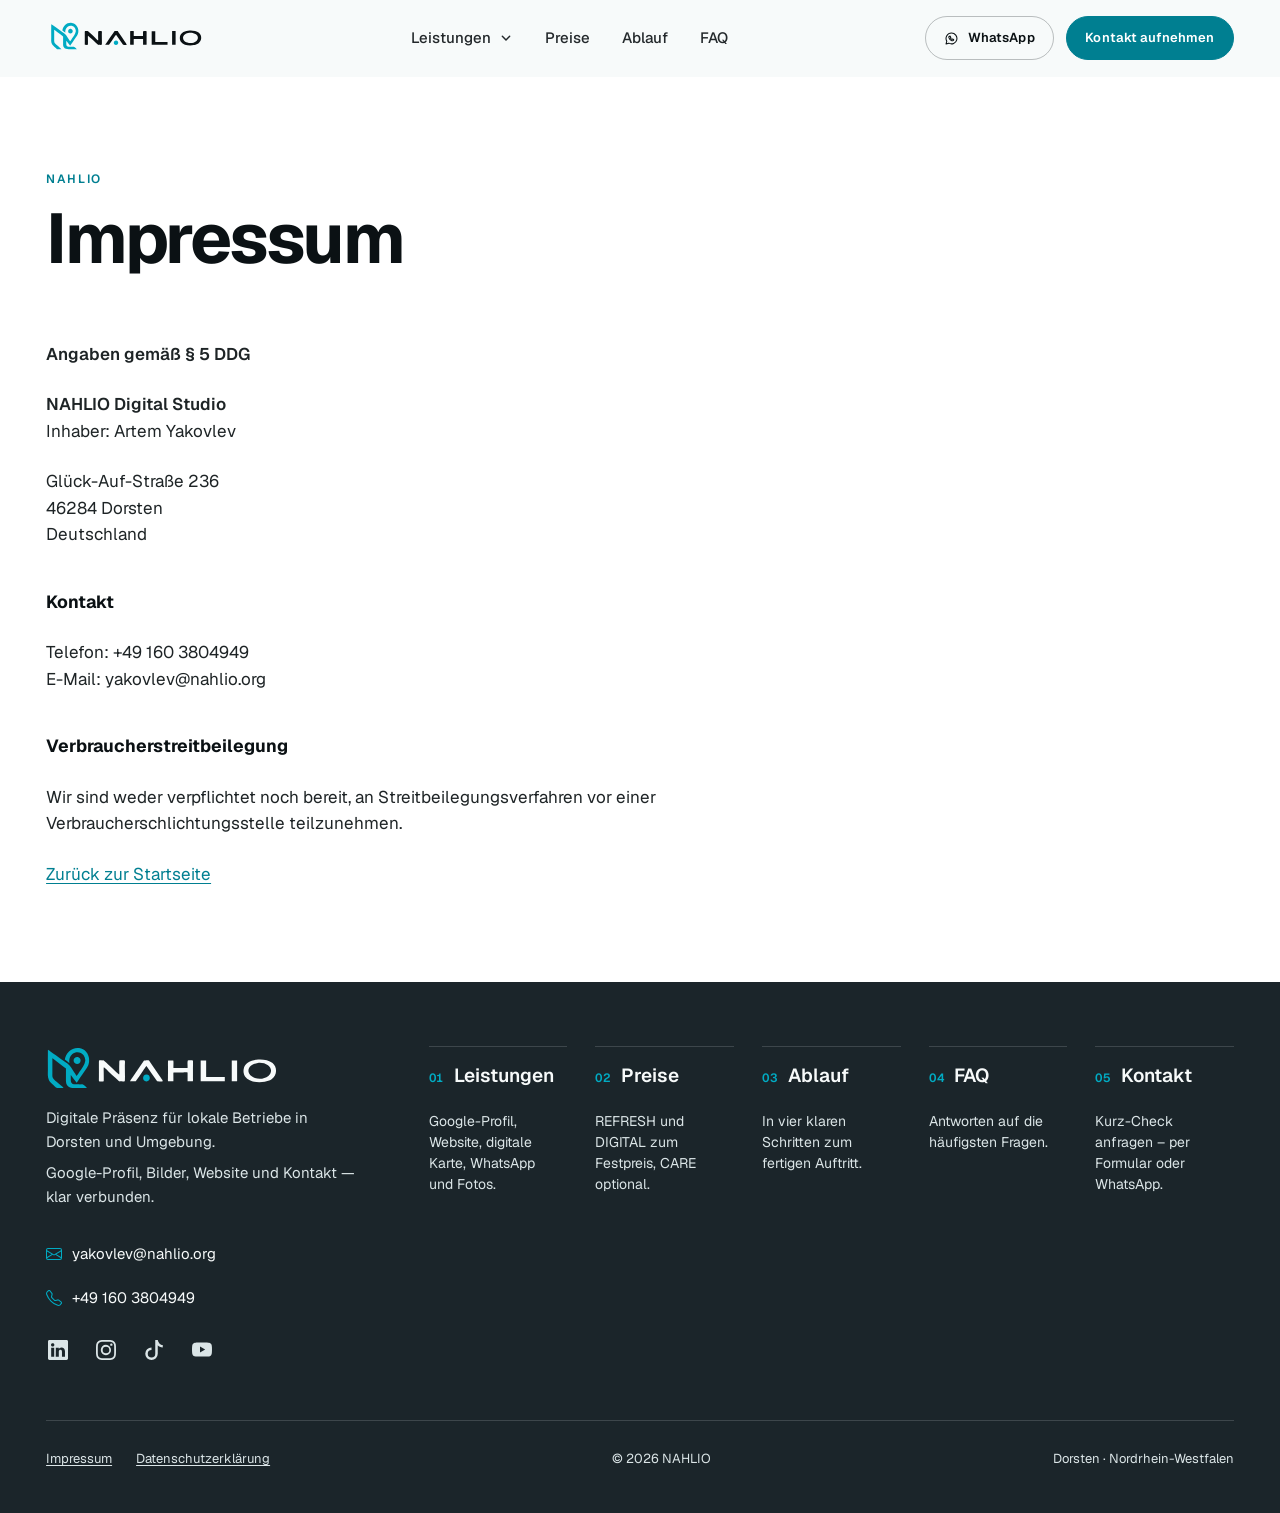
<file: vorschau/impressum.html>
<!doctype html>
<html lang="de">
<head>
<meta charset="utf-8">
<meta name="robots" content="noindex, nofollow">
<meta name="viewport" content="width=device-width, initial-scale=1, viewport-fit=cover">
<title>Impressum — NAHLIO</title>
<meta name="description" content="Impressum von NAHLIO.">
<link rel="canonical" href="https://nahlio.org/impressum.html">
<meta name="theme-color" content="#0B1114">
<meta property="og:type" content="website">
<meta property="og:locale" content="de_DE">
<meta property="og:site_name" content="NAHLIO">
<meta property="og:title" content="Impressum — NAHLIO">
<meta property="og:description" content="Impressum von NAHLIO.">
<meta property="og:url" content="https://nahlio.org/impressum.html">
<meta name="twitter:card" content="summary_large_image">
<link rel="icon" href="favicon.svg" type="image/svg+xml">
<link rel="icon" href="favicon-32x32.svg" sizes="32x32" type="image/svg+xml">
<link rel="icon" href="favicon-48x48.svg" sizes="48x48" type="image/svg+xml">
<link rel="apple-touch-icon" href="apple-touch-icon.svg">
<link rel="manifest" href="site.webmanifest">
<link rel="preload" href="fonts/geist-latin.woff2" as="font" type="font/woff2" crossorigin>
<link rel="stylesheet" href="css/styles.css?v=d8378fc8c1">
<script>(function(d,w){var c=d.documentElement.classList;c.add('js');try{if(!w.matchMedia('(prefers-reduced-motion: reduce)').matches){c.add('motion-ok');var n=w.performance&&w.performance.getEntriesByType?w.performance.getEntriesByType('navigation')[0]:null;if((!w.location.hash||w.location.hash==='#top')&&(!n||n.type==='navigate'))c.add('hero-intro');}}catch(e){c.add('motion-ok');}w.setTimeout(function(){if(!(w.NAHLIO&&w.NAHLIO.popReady))c.remove('motion-ok','hero-intro');},4000);})(document,window);</script>
</head>
<body>
<a class="skip" href="#inhalt">Direkt zum Inhalt</a>
<header class="nav" data-nav data-state="light">
  <div class="nav__bar">
    <div class="nav__inner shell">
      <a class="nav__logo" href="index.html" aria-label="NAHLIO — Startseite"><svg xmlns="http://www.w3.org/2000/svg" viewBox="0 0 1600 519" role="img" aria-label="NAHLIO" class="logo logo--wordmark">
  <path class="logo__type" d="M1432.48 184.25C1462.76 182 1502.46 187.81 1526.39 207.99C1559.88 236.24 1555.58 289.33 1520.03 314.01C1506.62 323.32 1490.66 327.63 1474.78 330.3C1433.56 337.21 1372.14 334.12 1345.88 296.1C1340.73 288.64 1338.02 280.06 1336.66 271.21C1335.5 263.62 1335.52 255.73 1336.73 248.16C1344.17 201.7 1391.67 187.29 1432.48 184.25ZM519.6 283.27C522.12 278.9 520.41 264.07 520.28 258.35C519.95 243.42 519.99 228.34 520.55 213.42C520.81 206.44 519.84 198.38 522.34 191.78C529.47 188.99 548.88 189.75 556.71 190.95C559.6 198.44 557.34 214.85 557.31 223.4C557.21 246.99 558.13 270.54 558.09 294.12C558.08 301.62 558.12 309.12 557.83 316.61C557.69 320.19 558.04 324.14 556.21 327.26C550.56 329.48 536.23 328.1 529.59 328.05C526.63 328.03 522.59 328.77 519.83 327.59C517.68 326.67 515.82 324.02 514.1 322.49C508.27 317.25 502.4 312.03 496.7 306.64C481.7 292.5 466.2 278.9 451.26 264.71C441.09 255.05 431.17 244.2 419.76 236.01C417.31 241.49 418.51 256.7 418.51 263.34C418.51 284.66 419.54 306.1 418.64 327.41C412.36 329.05 393.73 328.87 387.31 327.42C386.48 318.33 387.09 309.07 387.1 299.95C387.13 281.37 387.26 262.78 387.1 244.2C387.01 233.66 387.03 223.12 387.04 212.58C387.04 205.51 386.46 197.85 388.06 190.95C394.65 189.55 402.2 190.47 408.94 190.47C411.88 190.47 415.87 189.77 418.61 190.9C421.52 192.09 424.25 195.82 426.58 197.88C433.2 203.73 439.56 209.85 446.1 215.78C464.27 232.24 481.8 249.41 500 265.85C506.45 271.68 512.65 278.05 519.6 283.27ZM807.14 327.41C802.6 328.75 797.29 328.2 792.51 328.21C784.96 328.22 776.59 328.95 769.21 327.49C745.89 293.9 722.57 260.32 699.25 226.73C691.74 233.08 681.63 251.07 675.51 259.87C659.77 282.5 644.7 305.65 628.6 328.03C616.05 328.03 603.5 328.03 590.95 328.03C591.86 323.6 595.11 319.75 597.67 316.01C602.27 309.25 606.91 302.51 611.57 295.79C628.06 272.02 643.86 247.77 660.6 224.17C666.03 216.52 671.05 208.58 676.4 200.88C678.4 198.01 680.54 193.29 683.43 191.26C685.52 189.79 689.38 190.59 691.84 190.56C696.6 190.5 711.3 189.42 715 190.68C717.59 191.57 719.7 196.45 721.26 198.56C727.56 207.05 733.18 216.08 739.17 224.78C754.35 246.84 768.91 269.29 784.1 291.34C791.29 301.78 802.64 315.87 807.14 327.41ZM874.97 190.55C877.47 198.16 876 220.12 875.93 229.23C875.9 233.06 875.42 236.97 876.55 240.6C907.23 240.6 937.91 240.6 968.59 240.6C969.94 226.65 966.07 204.4 970.36 191.78C976.5 189.05 996.71 189.73 1003.61 190.95C1004.92 195.56 1004.38 201.11 1004.44 205.93C1004.55 216.19 1004.24 226.45 1004.16 236.71C1004 258.62 1004.39 280.54 1004.11 302.44C1004 310.9 1004.76 319.61 1003.85 328.01C992.19 328.01 980.54 328.01 968.88 328.01C968.88 308.67 968.88 289.33 968.88 269.99C961.39 267.75 947.27 269.25 938.95 269.25C918.15 269.25 897.35 269.36 876.55 269.35C874.75 275.32 875.72 282.86 875.72 289.13C875.72 302.07 876.14 315.09 875.63 328.02C864.01 328.02 852.39 328.02 840.77 328.02C839.04 321.09 839.98 312.93 839.98 305.77C839.98 291.63 840.2 277.48 840.38 263.34C840.6 246.7 839.93 230.06 840.18 213.42C840.29 205.92 839.56 197.89 841.21 190.55C852.46 190.55 863.71 190.55 874.97 190.55ZM1293.84 190.49C1293.84 236.32 1293.84 282.14 1293.84 327.96C1282.12 327.96 1270.4 327.96 1258.68 327.96C1258.68 282.14 1258.68 236.32 1258.68 190.49C1270.4 190.49 1282.12 190.49 1293.84 190.49ZM1054.83 191.21C1066.79 191.21 1078.75 191.21 1090.71 191.21C1090.71 227.18 1090.71 263.14 1090.71 299.11C1131.51 299.11 1172.31 299.11 1213.11 299.11C1213.11 308.73 1213.11 318.36 1213.11 327.99C1160.35 327.99 1107.59 327.99 1054.83 327.99C1054.83 282.4 1054.83 236.8 1054.83 191.21ZM1429.27 207.54C1401 211.39 1362.66 230.4 1368.78 265C1369.61 269.7 1371.24 274.18 1373.72 278.28C1382 291.97 1396.05 300.06 1410.73 305.25C1438.98 315.26 1475.26 311.16 1498.9 292.05C1523.4 272.26 1521.59 241.21 1496.46 222.95C1477.55 209.2 1452.23 204.41 1429.27 207.54Z" fill="currentColor" fill-rule="evenodd"/>
  <path class="logo__mark" d="M222.94 346.81C223.1 347.06 223.25 347.32 223.4 347.57C225.9 347.71 228.39 347.85 230.89 347.99C231.03 347.72 231.17 347.45 231.31 347.18C239.9 347.17 248.5 347.16 257.1 347.15C257.24 347.42 257.38 347.69 257.51 347.96C261.95 347.97 266.39 347.97 270.83 347.97C270.97 347.7 271.1 347.43 271.24 347.15C275.06 347.26 279.06 347 282.72 348.35C292.29 351.89 301.44 364.35 308.68 371.5C297.22 372 285.65 371.66 274.15 371.66C265.83 371.66 257.51 371.66 249.19 371.66C223.35 371.66 191.68 377.09 176.82 350.27C174.85 346.71 173.16 343.02 172.27 339.03C170.19 329.73 170.72 320.25 170.72 310.76C170.72 297.45 170.68 284.14 170.81 270.83C170.87 264.73 170.83 258.62 170.82 252.52C170.81 250.04 171.42 246.67 170.46 244.34C169.59 242.22 165.89 240.39 164.11 239.02C158.14 234.44 152.2 229.83 146.26 225.22C125.16 208.89 104.53 191.7 82.79 176.24C80.56 179.54 81.75 186.02 81.75 190.12C81.73 202.32 81.75 214.53 81.75 226.73C81.75 242.54 81.87 258.35 81.76 274.15C81.69 284.2 80.7 294.85 84.55 304.39C88.81 314.92 99.04 321.94 107.36 329.04C117.67 337.84 127.87 346.79 138.07 355.72C143.71 360.66 149.77 365.31 155.01 370.67C149.1 372.9 130.01 371.8 122.72 371.79C118.65 371.79 113.59 372.37 109.77 370.69C102.84 367.66 96.88 360 91.47 354.91C80.04 344.18 66.45 335.06 59.32 320.52C48.91 299.27 52.33 273.93 52.33 250.86C52.33 207.64 51.21 164.26 52.42 121.06C58.35 122.71 64.07 128.33 69.02 131.9C80.81 140.38 92.84 148.54 104.6 157.07C125.01 171.88 145.4 186.74 165.9 201.42C175.52 208.31 186.45 214.86 194.53 223.58C202.25 231.92 207.82 242.07 214.09 251.47C219.64 259.81 225.09 268.23 230.46 276.69C233.77 281.91 236.88 287.64 240.87 292.35C246.19 288.34 255.23 272.1 259.49 265.7C273.13 245.2 294.06 220.08 297.05 195.47C298.58 192.54 298.52 186.97 297.05 183.99C295.64 174.07 292.62 164.59 286.58 156.48C269.06 132.98 235.43 130.53 213.08 148.58C196.4 162.06 191.12 182.39 192.36 203.02C192.3 203.71 192.23 204.4 192.17 205.1C191.55 205.28 190.93 205.46 190.32 205.64C181.33 198.8 172.35 191.96 163.36 185.13C168.98 139.95 210.79 102.19 257.48 109.21C266.38 110.55 274.76 113.7 282.62 117.98C290.33 122.17 297.19 127.66 302.88 134.35C309.23 141.8 314.32 150.23 317.71 159.44C320.26 166.36 322.06 173.62 322.76 180.97C325.68 211.74 315.04 229.14 298.46 253.13C291.66 262.97 284.86 272.8 278.16 282.7C269.64 295.26 260.91 307.73 252.63 320.46C248.96 326.11 245.46 332.09 241.29 337.39C228.39 320.35 215.5 303.31 202.6 286.27C202.06 293.82 202.45 301.52 202.45 309.1C202.45 327.32 202.25 341.74 222.94 346.81ZM266.85 187.21C266.6 187.35 266.36 187.48 266.11 187.62C266.23 189.98 266.34 192.34 266.46 194.7C264 221.69 220.8 218.77 221 190.95C221.12 175.09 237.27 163.86 252.2 169.28C260.36 172.25 264.65 179.31 266.85 187.21ZM699.38 283.31C728.68 283.66 728.34 328.88 698.49 328.39C669.3 327.9 670.04 282.96 699.38 283.31Z" fill="#01ABC3" fill-rule="evenodd"/>
  <path class="logo__mark" d="M297.05 183.99C298.52 186.97 298.58 192.54 297.05 195.47C297.05 191.64 297.05 187.82 297.05 183.99ZM266.85 187.21C266.96 189.56 267.07 191.92 267.18 194.28C266.94 194.42 266.7 194.56 266.46 194.7C266.34 192.34 266.23 189.98 266.11 187.62C266.36 187.48 266.6 187.35 266.85 187.21ZM192.36 203.02C192.6 203.15 192.84 203.29 193.08 203.43C193.23 204.82 193.38 206.21 193.54 207.59C191.79 207.26 191.37 207.09 190.32 205.64C190.93 205.46 191.55 205.28 192.17 205.1C192.23 204.4 192.3 203.71 192.36 203.02ZM222.94 346.81C225.73 346.93 228.52 347.06 231.31 347.18C231.17 347.45 231.03 347.72 230.89 347.99C228.39 347.85 225.9 347.71 223.4 347.57C223.25 347.32 223.1 347.06 222.94 346.81ZM257.1 347.15C261.81 347.15 266.53 347.15 271.24 347.15C271.1 347.43 270.97 347.7 270.83 347.97C266.39 347.97 261.95 347.97 257.51 347.96C257.38 347.69 257.24 347.42 257.1 347.15Z" fill="#01ABC3" fill-rule="evenodd"/>
</svg></a>
      <nav class="nav__links" aria-label="Hauptnavigation">
        <ul class="nav__list"><li class="nav__item nav__item--sub" data-nav-sub><span class="nav__subhead"><a class="nav__link" data-nav-link href="index.html#beispiele">Leistungen</a><button class="nav__subbtn" type="button" aria-expanded="false" aria-controls="nav-sub" data-nav-subbtn><span class="visually-hidden">Leistungen anzeigen</span><svg viewBox="0 0 24 24" aria-hidden="true" focusable="false"><path d="m6.5 9.5 5.5 5.5 5.5-5.5"/></svg></button></span><div class="nav__sub" id="nav-sub" data-nav-subpanel><ul class="nav__sublist"><li><a class="nav__sublink" href="index.html?leistung=google#beispiele" data-show-slide="google"><span class="nav__sublink-ic" aria-hidden="true"><svg viewBox="0 0 24 24" focusable="false"><path class="d" d="M12 21.2s-6.8-6.2-6.8-11.6a6.8 6.8 0 0 1 13.6 0c0 5.4-6.8 11.6-6.8 11.6z"/><path d="M12 21.2s-6.8-6.2-6.8-11.6a6.8 6.8 0 0 1 13.6 0c0 5.4-6.8 11.6-6.8 11.6z"/><path d="m12 6.4 1.05 2.15 2.35.34-1.7 1.66.4 2.34L12 11.8l-2.1 1.1.4-2.34-1.7-1.66 2.35-.34z"/></svg></span><span class="nav__sublink-txt"><b>Google-Profil</b><small>Informationen, Leistungen und Kontakt</small></span></a></li><li><a class="nav__sublink" href="index.html?leistung=website#beispiele" data-show-slide="website"><span class="nav__sublink-ic" aria-hidden="true"><svg viewBox="0 0 24 24" focusable="false"><rect class="d" x="3" y="4.5" width="18" height="15" rx="1.6"/><rect x="3" y="4.5" width="18" height="15" rx="1.6"/><path d="M3 8.5h18M5.6 6.5h.01M7.8 6.5h.01"/><rect x="6" y="11" width="6" height="5.5" rx=".6"/><path d="M14.5 11.6h3.5M14.5 14h3.5M14.5 16.4h2.2"/></svg></span><span class="nav__sublink-txt"><b>One-Page-Website</b><small>Ihr Betrieb auf einer Seite</small></span></a></li><li><a class="nav__sublink" href="index.html?leistung=karte#beispiele" data-show-slide="karte"><span class="nav__sublink-ic" aria-hidden="true"><svg viewBox="0 0 24 24" focusable="false"><rect class="d" x="5" y="3" width="14" height="18" rx="1.8"/><rect x="5" y="3" width="14" height="18" rx="1.8"/><path d="M9 7h6M8.2 10.8h5M15.6 10.8h.4M8.2 13.8h5M15.6 13.8h.4M8.2 16.8h5M15.6 16.8h.4"/></svg></span><span class="nav__sublink-txt"><b>Digitale Karte</b><small>Menüs, Preise und Leistungen</small></span></a></li><li><a class="nav__sublink" href="index.html?leistung=kontakt#beispiele" data-show-slide="kontakt"><span class="nav__sublink-ic" aria-hidden="true"><svg viewBox="0 0 24 24" focusable="false"><path class="d" d="M4 5h16v11h-8.4L7 19.8V16H4z"/><path d="M4 5h16v11h-8.4L7 19.8V16H4z"/><path d="M7.4 8.6h9.2M7.4 11.6h4.4"/><path d="m13.4 11.9 1.2 1.2 2.6-2.8"/></svg></span><span class="nav__sublink-txt"><b>Kontakt &amp; WhatsApp</b><small>Einfach schreiben und anfragen</small></span></a></li><li><a class="nav__sublink" href="index.html?leistung=fotos#beispiele" data-show-slide="fotos"><span class="nav__sublink-ic" aria-hidden="true"><svg viewBox="0 0 24 24" focusable="false"><rect class="d" x="2.5" y="6.5" width="13.5" height="11" rx="1.6"/><rect x="2.5" y="6.5" width="13.5" height="11" rx="1.6"/><path d="m16 10.4 5.5-3v9.2l-5.5-3"/><circle cx="9.2" cy="12" r="2.6"/></svg></span><span class="nav__sublink-txt"><b>Fotos &amp; Kurzvideos</b><small>Ihr Betrieb authentisch im Bild</small></span></a></li></ul></div></li><li class="nav__item"><a class="nav__link" data-nav-link href="index.html#preise">Preise</a></li><li class="nav__item"><a class="nav__link" data-nav-link href="index.html#ablauf">Ablauf</a></li><li class="nav__item"><a class="nav__link" data-nav-link href="index.html#fragen">FAQ</a></li></ul>
      </nav>
      <div class="nav__actions">
        <a class="btn btn--sm btn--wa nav__wa" href="https://wa.me/491603804949?text=Hallo%20NAHLIO%2C%20ich%20m%C3%B6chte%20meinen%20Online-Auftritt%20verbessern%20und%20mein%20Vorhaben%20mit%20Ihnen%20besprechen."><svg class="wa-ico" viewBox="0 0 24 24" aria-hidden="true" focusable="false"><path d="M12 3.2a8.7 8.7 0 0 0-7.5 13.1L3.3 20.7l4.5-1.2A8.7 8.7 0 1 0 12 3.2z"/><path d="M9.2 8.6c.2-.4.5-.4.8-.3l.9 2c0 .3-.3.6-.5.8.5 1 1.3 1.8 2.3 2.3.2-.2.5-.6.8-.5l2 .9c.1.3.1.6-.2 1-.5.8-1.5 1-2.6.7-2.4-.7-4.2-2.5-4.9-4.9-.3-1 0-1.6.4-2z"/></svg><span>WhatsApp</span></a>
        <a class="btn btn--sm nav__cta" href="index.html#kontakt">Kontakt aufnehmen</a>
      </div>
      <button class="nav__toggle" type="button" data-nav-toggle
              aria-expanded="false" aria-controls="nav-panel"
              aria-label="Menü öffnen" data-label-open="Menü öffnen" data-label-close="Menü schließen">
        <span class="nav__toggle-bars" aria-hidden="true"></span>
      </button>
    </div>
  </div>
  <nav class="nav__panel" id="nav-panel" aria-label="Hauptnavigation" hidden>
    <div class="nav__panel-group" data-nav-panel-sub><span class="nav__panel-row"><a class="nav__panel-link" data-nav-panel-link href="index.html#beispiele">Leistungen</a><button class="nav__panel-subbtn" type="button" aria-expanded="false" aria-controls="nav-panel-sub" data-nav-panel-subbtn><span class="visually-hidden">Leistungen anzeigen</span><svg viewBox="0 0 24 24" aria-hidden="true" focusable="false"><path d="m6.5 9.5 5.5 5.5 5.5-5.5"/></svg></button></span><ul class="nav__panel-sub" id="nav-panel-sub" hidden><li><a class="nav__panel-sublink" href="index.html?leistung=google#beispiele" data-show-slide="google"><span class="nav__panel-sublink-ic" aria-hidden="true"><svg viewBox="0 0 24 24" focusable="false"><path class="d" d="M12 21.2s-6.8-6.2-6.8-11.6a6.8 6.8 0 0 1 13.6 0c0 5.4-6.8 11.6-6.8 11.6z"/><path d="M12 21.2s-6.8-6.2-6.8-11.6a6.8 6.8 0 0 1 13.6 0c0 5.4-6.8 11.6-6.8 11.6z"/><path d="m12 6.4 1.05 2.15 2.35.34-1.7 1.66.4 2.34L12 11.8l-2.1 1.1.4-2.34-1.7-1.66 2.35-.34z"/></svg></span><span class="nav__panel-sublink-txt"><b>Google-Profil</b><small>Informationen, Leistungen und Kontakt</small></span></a></li><li><a class="nav__panel-sublink" href="index.html?leistung=website#beispiele" data-show-slide="website"><span class="nav__panel-sublink-ic" aria-hidden="true"><svg viewBox="0 0 24 24" focusable="false"><rect class="d" x="3" y="4.5" width="18" height="15" rx="1.6"/><rect x="3" y="4.5" width="18" height="15" rx="1.6"/><path d="M3 8.5h18M5.6 6.5h.01M7.8 6.5h.01"/><rect x="6" y="11" width="6" height="5.5" rx=".6"/><path d="M14.5 11.6h3.5M14.5 14h3.5M14.5 16.4h2.2"/></svg></span><span class="nav__panel-sublink-txt"><b>One-Page-Website</b><small>Ihr Betrieb auf einer Seite</small></span></a></li><li><a class="nav__panel-sublink" href="index.html?leistung=karte#beispiele" data-show-slide="karte"><span class="nav__panel-sublink-ic" aria-hidden="true"><svg viewBox="0 0 24 24" focusable="false"><rect class="d" x="5" y="3" width="14" height="18" rx="1.8"/><rect x="5" y="3" width="14" height="18" rx="1.8"/><path d="M9 7h6M8.2 10.8h5M15.6 10.8h.4M8.2 13.8h5M15.6 13.8h.4M8.2 16.8h5M15.6 16.8h.4"/></svg></span><span class="nav__panel-sublink-txt"><b>Digitale Karte</b><small>Menüs, Preise und Leistungen</small></span></a></li><li><a class="nav__panel-sublink" href="index.html?leistung=kontakt#beispiele" data-show-slide="kontakt"><span class="nav__panel-sublink-ic" aria-hidden="true"><svg viewBox="0 0 24 24" focusable="false"><path class="d" d="M4 5h16v11h-8.4L7 19.8V16H4z"/><path d="M4 5h16v11h-8.4L7 19.8V16H4z"/><path d="M7.4 8.6h9.2M7.4 11.6h4.4"/><path d="m13.4 11.9 1.2 1.2 2.6-2.8"/></svg></span><span class="nav__panel-sublink-txt"><b>Kontakt &amp; WhatsApp</b><small>Einfach schreiben und anfragen</small></span></a></li><li><a class="nav__panel-sublink" href="index.html?leistung=fotos#beispiele" data-show-slide="fotos"><span class="nav__panel-sublink-ic" aria-hidden="true"><svg viewBox="0 0 24 24" focusable="false"><rect class="d" x="2.5" y="6.5" width="13.5" height="11" rx="1.6"/><rect x="2.5" y="6.5" width="13.5" height="11" rx="1.6"/><path d="m16 10.4 5.5-3v9.2l-5.5-3"/><circle cx="9.2" cy="12" r="2.6"/></svg></span><span class="nav__panel-sublink-txt"><b>Fotos &amp; Kurzvideos</b><small>Ihr Betrieb authentisch im Bild</small></span></a></li></ul></div><a class="nav__panel-link" data-nav-panel-link href="index.html#preise">Preise</a><a class="nav__panel-link" data-nav-panel-link href="index.html#ablauf">Ablauf</a><a class="nav__panel-link" data-nav-panel-link href="index.html#fragen">FAQ</a>
    <div class="nav__panel-cta">
      <a class="btn" href="index.html#kontakt">Kontakt aufnehmen</a>
      <a class="btn btn--wa" href="https://wa.me/491603804949?text=Hallo%20NAHLIO%2C%20ich%20m%C3%B6chte%20meinen%20Online-Auftritt%20verbessern%20und%20mein%20Vorhaben%20mit%20Ihnen%20besprechen."><svg class="wa-ico" viewBox="0 0 24 24" aria-hidden="true" focusable="false"><path d="M12 3.2a8.7 8.7 0 0 0-7.5 13.1L3.3 20.7l4.5-1.2A8.7 8.7 0 1 0 12 3.2z"/><path d="M9.2 8.6c.2-.4.5-.4.8-.3l.9 2c0 .3-.3.6-.5.8.5 1 1.3 1.8 2.3 2.3.2-.2.5-.6.8-.5l2 .9c.1.3.1.6-.2 1-.5.8-1.5 1-2.6.7-2.4-.7-4.2-2.5-4.9-4.9-.3-1 0-1.6.4-2z"/></svg><span>WhatsApp</span></a>
    </div>
  </nav>
</header>
<main id="inhalt">
  <section class="section" data-theme="white" data-nav-theme="light">
    <div class="shell">
      <header class="sec-head rail-inset">
        <p class="t-label">NAHLIO</p>
        <h1 class="t-h1 sec-head__title">Impressum</h1>
      </header>
      <div class="legal rail-inset">
        
        <p><strong>Angaben gemäß § 5 DDG</strong></p>
<p><strong>NAHLIO Digital Studio</strong><br>Inhaber: Artem Yakovlev</p>
<p>Glück-Auf-Straße 236<br>46284 Dorsten<br>Deutschland</p>
<h3>Kontakt</h3>
<p>Telefon: +49 160 3804949<br>E-Mail: yakovlev@nahlio.org</p>
<h3>Verbraucherstreitbeilegung</h3>
<p>Wir sind weder verpflichtet noch bereit, an Streitbeilegungsverfahren vor einer Verbraucherschlichtungsstelle teilzunehmen.</p>
        <p><a href="index.html">Zurück zur Startseite</a></p>
      </div>
    </div>
  </section>
</main>
<footer class="footer" data-theme="graphite">
  <div class="shell">
    <div class="footer__grid">
      <div class="footer__brand">
        <div class="footer__logo"><svg xmlns="http://www.w3.org/2000/svg" viewBox="40 96 1522 289" role="img" aria-label="NAHLIO" class="logo logo--wordmark">
  <path class="logo__type" d="M1432.48 184.25C1462.76 182 1502.46 187.81 1526.39 207.99C1559.88 236.24 1555.58 289.33 1520.03 314.01C1506.62 323.32 1490.66 327.63 1474.78 330.3C1433.56 337.21 1372.14 334.12 1345.88 296.1C1340.73 288.64 1338.02 280.06 1336.66 271.21C1335.5 263.62 1335.52 255.73 1336.73 248.16C1344.17 201.7 1391.67 187.29 1432.48 184.25ZM519.6 283.27C522.12 278.9 520.41 264.07 520.28 258.35C519.95 243.42 519.99 228.34 520.55 213.42C520.81 206.44 519.84 198.38 522.34 191.78C529.47 188.99 548.88 189.75 556.71 190.95C559.6 198.44 557.34 214.85 557.31 223.4C557.21 246.99 558.13 270.54 558.09 294.12C558.08 301.62 558.12 309.12 557.83 316.61C557.69 320.19 558.04 324.14 556.21 327.26C550.56 329.48 536.23 328.1 529.59 328.05C526.63 328.03 522.59 328.77 519.83 327.59C517.68 326.67 515.82 324.02 514.1 322.49C508.27 317.25 502.4 312.03 496.7 306.64C481.7 292.5 466.2 278.9 451.26 264.71C441.09 255.05 431.17 244.2 419.76 236.01C417.31 241.49 418.51 256.7 418.51 263.34C418.51 284.66 419.54 306.1 418.64 327.41C412.36 329.05 393.73 328.87 387.31 327.42C386.48 318.33 387.09 309.07 387.1 299.95C387.13 281.37 387.26 262.78 387.1 244.2C387.01 233.66 387.03 223.12 387.04 212.58C387.04 205.51 386.46 197.85 388.06 190.95C394.65 189.55 402.2 190.47 408.94 190.47C411.88 190.47 415.87 189.77 418.61 190.9C421.52 192.09 424.25 195.82 426.58 197.88C433.2 203.73 439.56 209.85 446.1 215.78C464.27 232.24 481.8 249.41 500 265.85C506.45 271.68 512.65 278.05 519.6 283.27ZM807.14 327.41C802.6 328.75 797.29 328.2 792.51 328.21C784.96 328.22 776.59 328.95 769.21 327.49C745.89 293.9 722.57 260.32 699.25 226.73C691.74 233.08 681.63 251.07 675.51 259.87C659.77 282.5 644.7 305.65 628.6 328.03C616.05 328.03 603.5 328.03 590.95 328.03C591.86 323.6 595.11 319.75 597.67 316.01C602.27 309.25 606.91 302.51 611.57 295.79C628.06 272.02 643.86 247.77 660.6 224.17C666.03 216.52 671.05 208.58 676.4 200.88C678.4 198.01 680.54 193.29 683.43 191.26C685.52 189.79 689.38 190.59 691.84 190.56C696.6 190.5 711.3 189.42 715 190.68C717.59 191.57 719.7 196.45 721.26 198.56C727.56 207.05 733.18 216.08 739.17 224.78C754.35 246.84 768.91 269.29 784.1 291.34C791.29 301.78 802.64 315.87 807.14 327.41ZM874.97 190.55C877.47 198.16 876 220.12 875.93 229.23C875.9 233.06 875.42 236.97 876.55 240.6C907.23 240.6 937.91 240.6 968.59 240.6C969.94 226.65 966.07 204.4 970.36 191.78C976.5 189.05 996.71 189.73 1003.61 190.95C1004.92 195.56 1004.38 201.11 1004.44 205.93C1004.55 216.19 1004.24 226.45 1004.16 236.71C1004 258.62 1004.39 280.54 1004.11 302.44C1004 310.9 1004.76 319.61 1003.85 328.01C992.19 328.01 980.54 328.01 968.88 328.01C968.88 308.67 968.88 289.33 968.88 269.99C961.39 267.75 947.27 269.25 938.95 269.25C918.15 269.25 897.35 269.36 876.55 269.35C874.75 275.32 875.72 282.86 875.72 289.13C875.72 302.07 876.14 315.09 875.63 328.02C864.01 328.02 852.39 328.02 840.77 328.02C839.04 321.09 839.98 312.93 839.98 305.77C839.98 291.63 840.2 277.48 840.38 263.34C840.6 246.7 839.93 230.06 840.18 213.42C840.29 205.92 839.56 197.89 841.21 190.55C852.46 190.55 863.71 190.55 874.97 190.55ZM1293.84 190.49C1293.84 236.32 1293.84 282.14 1293.84 327.96C1282.12 327.96 1270.4 327.96 1258.68 327.96C1258.68 282.14 1258.68 236.32 1258.68 190.49C1270.4 190.49 1282.12 190.49 1293.84 190.49ZM1054.83 191.21C1066.79 191.21 1078.75 191.21 1090.71 191.21C1090.71 227.18 1090.71 263.14 1090.71 299.11C1131.51 299.11 1172.31 299.11 1213.11 299.11C1213.11 308.73 1213.11 318.36 1213.11 327.99C1160.35 327.99 1107.59 327.99 1054.83 327.99C1054.83 282.4 1054.83 236.8 1054.83 191.21ZM1429.27 207.54C1401 211.39 1362.66 230.4 1368.78 265C1369.61 269.7 1371.24 274.18 1373.72 278.28C1382 291.97 1396.05 300.06 1410.73 305.25C1438.98 315.26 1475.26 311.16 1498.9 292.05C1523.4 272.26 1521.59 241.21 1496.46 222.95C1477.55 209.2 1452.23 204.41 1429.27 207.54Z" fill="currentColor" fill-rule="evenodd"/>
  <path class="logo__mark" d="M222.94 346.81C223.1 347.06 223.25 347.32 223.4 347.57C225.9 347.71 228.39 347.85 230.89 347.99C231.03 347.72 231.17 347.45 231.31 347.18C239.9 347.17 248.5 347.16 257.1 347.15C257.24 347.42 257.38 347.69 257.51 347.96C261.95 347.97 266.39 347.97 270.83 347.97C270.97 347.7 271.1 347.43 271.24 347.15C275.06 347.26 279.06 347 282.72 348.35C292.29 351.89 301.44 364.35 308.68 371.5C297.22 372 285.65 371.66 274.15 371.66C265.83 371.66 257.51 371.66 249.19 371.66C223.35 371.66 191.68 377.09 176.82 350.27C174.85 346.71 173.16 343.02 172.27 339.03C170.19 329.73 170.72 320.25 170.72 310.76C170.72 297.45 170.68 284.14 170.81 270.83C170.87 264.73 170.83 258.62 170.82 252.52C170.81 250.04 171.42 246.67 170.46 244.34C169.59 242.22 165.89 240.39 164.11 239.02C158.14 234.44 152.2 229.83 146.26 225.22C125.16 208.89 104.53 191.7 82.79 176.24C80.56 179.54 81.75 186.02 81.75 190.12C81.73 202.32 81.75 214.53 81.75 226.73C81.75 242.54 81.87 258.35 81.76 274.15C81.69 284.2 80.7 294.85 84.55 304.39C88.81 314.92 99.04 321.94 107.36 329.04C117.67 337.84 127.87 346.79 138.07 355.72C143.71 360.66 149.77 365.31 155.01 370.67C149.1 372.9 130.01 371.8 122.72 371.79C118.65 371.79 113.59 372.37 109.77 370.69C102.84 367.66 96.88 360 91.47 354.91C80.04 344.18 66.45 335.06 59.32 320.52C48.91 299.27 52.33 273.93 52.33 250.86C52.33 207.64 51.21 164.26 52.42 121.06C58.35 122.71 64.07 128.33 69.02 131.9C80.81 140.38 92.84 148.54 104.6 157.07C125.01 171.88 145.4 186.74 165.9 201.42C175.52 208.31 186.45 214.86 194.53 223.58C202.25 231.92 207.82 242.07 214.09 251.47C219.64 259.81 225.09 268.23 230.46 276.69C233.77 281.91 236.88 287.64 240.87 292.35C246.19 288.34 255.23 272.1 259.49 265.7C273.13 245.2 294.06 220.08 297.05 195.47C298.58 192.54 298.52 186.97 297.05 183.99C295.64 174.07 292.62 164.59 286.58 156.48C269.06 132.98 235.43 130.53 213.08 148.58C196.4 162.06 191.12 182.39 192.36 203.02C192.3 203.71 192.23 204.4 192.17 205.1C191.55 205.28 190.93 205.46 190.32 205.64C181.33 198.8 172.35 191.96 163.36 185.13C168.98 139.95 210.79 102.19 257.48 109.21C266.38 110.55 274.76 113.7 282.62 117.98C290.33 122.17 297.19 127.66 302.88 134.35C309.23 141.8 314.32 150.23 317.71 159.44C320.26 166.36 322.06 173.62 322.76 180.97C325.68 211.74 315.04 229.14 298.46 253.13C291.66 262.97 284.86 272.8 278.16 282.7C269.64 295.26 260.91 307.73 252.63 320.46C248.96 326.11 245.46 332.09 241.29 337.39C228.39 320.35 215.5 303.31 202.6 286.27C202.06 293.82 202.45 301.52 202.45 309.1C202.45 327.32 202.25 341.74 222.94 346.81ZM266.85 187.21C266.6 187.35 266.36 187.48 266.11 187.62C266.23 189.98 266.34 192.34 266.46 194.7C264 221.69 220.8 218.77 221 190.95C221.12 175.09 237.27 163.86 252.2 169.28C260.36 172.25 264.65 179.31 266.85 187.21ZM699.38 283.31C728.68 283.66 728.34 328.88 698.49 328.39C669.3 327.9 670.04 282.96 699.38 283.31Z" fill="#01ABC3" fill-rule="evenodd"/>
  <path class="logo__mark" d="M297.05 183.99C298.52 186.97 298.58 192.54 297.05 195.47C297.05 191.64 297.05 187.82 297.05 183.99ZM266.85 187.21C266.96 189.56 267.07 191.92 267.18 194.28C266.94 194.42 266.7 194.56 266.46 194.7C266.34 192.34 266.23 189.98 266.11 187.62C266.36 187.48 266.6 187.35 266.85 187.21ZM192.36 203.02C192.6 203.15 192.84 203.29 193.08 203.43C193.23 204.82 193.38 206.21 193.54 207.59C191.79 207.26 191.37 207.09 190.32 205.64C190.93 205.46 191.55 205.28 192.17 205.1C192.23 204.4 192.3 203.71 192.36 203.02ZM222.94 346.81C225.73 346.93 228.52 347.06 231.31 347.18C231.17 347.45 231.03 347.72 230.89 347.99C228.39 347.85 225.9 347.71 223.4 347.57C223.25 347.32 223.1 347.06 222.94 346.81ZM257.1 347.15C261.81 347.15 266.53 347.15 271.24 347.15C271.1 347.43 270.97 347.7 270.83 347.97C266.39 347.97 261.95 347.97 257.51 347.96C257.38 347.69 257.24 347.42 257.1 347.15Z" fill="#01ABC3" fill-rule="evenodd"/>
</svg></div>
        <p class="footer__claim">Digitale Präsenz für lokale Betriebe in Dorsten und Umgebung.</p>
        <p class="footer__claim footer__claim--2">Google-Profil, Bilder, Website und Kontakt — klar verbunden.</p>
        <address class="footer__contact" aria-label="Kontakt"><a class="footer__contact-link" href="mailto:yakovlev@nahlio.org"><svg aria-hidden="true" focusable="false" xmlns="http://www.w3.org/2000/svg" width="16" height="16" fill="currentColor" class="bi bi-envelope" viewBox="0 0 16 16">
  <path d="M0 4a2 2 0 0 1 2-2h12a2 2 0 0 1 2 2v8a2 2 0 0 1-2 2H2a2 2 0 0 1-2-2zm2-1a1 1 0 0 0-1 1v.217l7 4.2 7-4.2V4a1 1 0 0 0-1-1zm13 2.383-4.708 2.825L15 11.105zm-.034 6.876-5.64-3.471L8 9.583l-1.326-.795-5.64 3.47A1 1 0 0 0 2 13h12a1 1 0 0 0 .966-.741M1 11.105l4.708-2.897L1 5.383z"/>
</svg><span class="visually-hidden">E-Mail: </span>yakovlev@nahlio.org</a><a class="footer__contact-link" href="tel:+491603804949"><svg aria-hidden="true" focusable="false" xmlns="http://www.w3.org/2000/svg" width="16" height="16" fill="currentColor" class="bi bi-telephone" viewBox="0 0 16 16">
  <path d="M3.654 1.328a.678.678 0 0 0-1.015-.063L1.605 2.3c-.483.484-.661 1.169-.45 1.77a17.6 17.6 0 0 0 4.168 6.608 17.6 17.6 0 0 0 6.608 4.168c.601.211 1.286.033 1.77-.45l1.034-1.034a.678.678 0 0 0-.063-1.015l-2.307-1.794a.68.68 0 0 0-.58-.122l-2.19.547a1.75 1.75 0 0 1-1.657-.459L5.482 8.062a1.75 1.75 0 0 1-.46-1.657l.548-2.19a.68.68 0 0 0-.122-.58zM1.884.511a1.745 1.745 0 0 1 2.612.163L6.29 2.98c.329.423.445.974.315 1.494l-.547 2.19a.68.68 0 0 0 .178.643l2.457 2.457a.68.68 0 0 0 .644.178l2.189-.547a1.75 1.75 0 0 1 1.494.315l2.306 1.794c.829.645.905 1.87.163 2.611l-1.034 1.034c-.74.74-1.846 1.065-2.877.702a18.6 18.6 0 0 1-7.01-4.42 18.6 18.6 0 0 1-4.42-7.009c-.362-1.03-.037-2.137.703-2.877z"/>
</svg><span class="visually-hidden">Telefon: </span>+49 160 3804949</a></address><ul class="footer__social" aria-label="NAHLIO in sozialen Netzwerken"><li><a class="footer__social-link" href="https://www.linkedin.com/in/artem-yakovlev-938697430" target="_blank" rel="noopener noreferrer" aria-label="NAHLIO auf LinkedIn (öffnet in neuem Tab)"><svg aria-hidden="true" focusable="false" xmlns="http://www.w3.org/2000/svg" width="16" height="16" fill="currentColor" class="bi bi-linkedin" viewBox="0 0 16 16">
  <path d="M0 1.146C0 .513.526 0 1.175 0h13.65C15.474 0 16 .513 16 1.146v13.708c0 .633-.526 1.146-1.175 1.146H1.175C.526 16 0 15.487 0 14.854zm4.943 12.248V6.169H2.542v7.225zm-1.2-8.212c.837 0 1.358-.554 1.358-1.248-.015-.709-.52-1.248-1.342-1.248S2.4 3.226 2.4 3.934c0 .694.521 1.248 1.327 1.248zm4.908 8.212V9.359c0-.216.016-.432.08-.586.173-.431.568-.878 1.232-.878.869 0 1.216.662 1.216 1.634v3.865h2.401V9.25c0-2.22-1.184-3.252-2.764-3.252-1.274 0-1.845.7-2.165 1.193v.025h-.016l.016-.025V6.169h-2.4c.03.678 0 7.225 0 7.225z"/>
</svg></a></li><li><a class="footer__social-link" href="https://www.instagram.com/nahlio.studio/" target="_blank" rel="noopener noreferrer" aria-label="NAHLIO auf Instagram (öffnet in neuem Tab)"><svg aria-hidden="true" focusable="false" xmlns="http://www.w3.org/2000/svg" width="16" height="16" fill="currentColor" class="bi bi-instagram" viewBox="0 0 16 16">
  <path d="M8 0C5.829 0 5.556.01 4.703.048 3.85.088 3.269.222 2.76.42a3.9 3.9 0 0 0-1.417.923A3.9 3.9 0 0 0 .42 2.76C.222 3.268.087 3.85.048 4.7.01 5.555 0 5.827 0 8.001c0 2.172.01 2.444.048 3.297.04.852.174 1.433.372 1.942.205.526.478.972.923 1.417.444.445.89.719 1.416.923.51.198 1.09.333 1.942.372C5.555 15.99 5.827 16 8 16s2.444-.01 3.298-.048c.851-.04 1.434-.174 1.943-.372a3.9 3.9 0 0 0 1.416-.923c.445-.445.718-.891.923-1.417.197-.509.332-1.09.372-1.942C15.99 10.445 16 10.173 16 8s-.01-2.445-.048-3.299c-.04-.851-.175-1.433-.372-1.941a3.9 3.9 0 0 0-.923-1.417A3.9 3.9 0 0 0 13.24.42c-.51-.198-1.092-.333-1.943-.372C10.443.01 10.172 0 7.998 0zm-.717 1.442h.718c2.136 0 2.389.007 3.232.046.78.035 1.204.166 1.486.275.373.145.64.319.92.599s.453.546.598.92c.11.281.24.705.275 1.485.039.843.047 1.096.047 3.231s-.008 2.389-.047 3.232c-.035.78-.166 1.203-.275 1.485a2.5 2.5 0 0 1-.599.919c-.28.28-.546.453-.92.598-.28.11-.704.24-1.485.276-.843.038-1.096.047-3.232.047s-2.39-.009-3.233-.047c-.78-.036-1.203-.166-1.485-.276a2.5 2.5 0 0 1-.92-.598 2.5 2.5 0 0 1-.6-.92c-.109-.281-.24-.705-.275-1.485-.038-.843-.046-1.096-.046-3.233s.008-2.388.046-3.231c.036-.78.166-1.204.276-1.486.145-.373.319-.64.599-.92s.546-.453.92-.598c.282-.11.705-.24 1.485-.276.738-.034 1.024-.044 2.515-.045zm4.988 1.328a.96.96 0 1 0 0 1.92.96.96 0 0 0 0-1.92m-4.27 1.122a4.109 4.109 0 1 0 0 8.217 4.109 4.109 0 0 0 0-8.217m0 1.441a2.667 2.667 0 1 1 0 5.334 2.667 2.667 0 0 1 0-5.334"/>
</svg></a></li><li><a class="footer__social-link" href="https://www.tiktok.com/@nahlio.studio" target="_blank" rel="noopener noreferrer" aria-label="NAHLIO auf TikTok (öffnet in neuem Tab)"><svg aria-hidden="true" focusable="false" xmlns="http://www.w3.org/2000/svg" width="16" height="16" fill="currentColor" class="bi bi-tiktok" viewBox="0 0 16 16">
  <path d="M9 0h1.98c.144.715.54 1.617 1.235 2.512C12.895 3.389 13.797 4 15 4v2c-1.753 0-3.07-.814-4-1.829V11a5 5 0 1 1-5-5v2a3 3 0 1 0 3 3z"/>
</svg></a></li><li><a class="footer__social-link" href="https://www.youtube.com/@NAHLIO" target="_blank" rel="noopener noreferrer" aria-label="NAHLIO auf YouTube (öffnet in neuem Tab)"><svg aria-hidden="true" focusable="false" xmlns="http://www.w3.org/2000/svg" width="16" height="16" fill="currentColor" class="bi bi-youtube" viewBox="0 0 16 16">
  <path d="M8.051 1.999h.089c.822.003 4.987.033 6.11.335a2.01 2.01 0 0 1 1.415 1.42c.101.38.172.883.22 1.402l.01.104.022.26.008.104c.065.914.073 1.77.074 1.957v.075c-.001.194-.01 1.108-.082 2.06l-.008.105-.009.104c-.05.572-.124 1.14-.235 1.558a2.01 2.01 0 0 1-1.415 1.42c-1.16.312-5.569.334-6.18.335h-.142c-.309 0-1.587-.006-2.927-.052l-.17-.006-.087-.004-.171-.007-.171-.007c-1.11-.049-2.167-.128-2.654-.26a2.01 2.01 0 0 1-1.415-1.419c-.111-.417-.185-.986-.235-1.558L.09 9.82l-.008-.104A31 31 0 0 1 0 7.68v-.123c.002-.215.01-.958.064-1.778l.007-.103.003-.052.008-.104.022-.26.01-.104c.048-.519.119-1.023.22-1.402a2.01 2.01 0 0 1 1.415-1.42c.487-.13 1.544-.21 2.654-.26l.17-.007.172-.006.086-.003.171-.007A100 100 0 0 1 7.858 2zM6.4 5.209v4.818l4.157-2.408z"/>
</svg></a></li></ul>
      </div>
      <nav class="footer__nav" aria-label="Fußzeilen-Navigation"><ol class="footer__navlist"><li><a href="index.html#beispiele"><span class="footer__num" aria-hidden="true">01</span><span class="footer__label">Leistungen</span></a><p class="footer__note">Google-Profil, Website, digitale Karte, WhatsApp und Fotos.</p></li><li><a href="index.html#preise"><span class="footer__num" aria-hidden="true">02</span><span class="footer__label">Preise</span></a><p class="footer__note">REFRESH und DIGITAL zum Festpreis, CARE optional.</p></li><li><a href="index.html#ablauf"><span class="footer__num" aria-hidden="true">03</span><span class="footer__label">Ablauf</span></a><p class="footer__note">In vier klaren Schritten zum fertigen Auftritt.</p></li><li><a href="index.html#fragen"><span class="footer__num" aria-hidden="true">04</span><span class="footer__label">FAQ</span></a><p class="footer__note">Antworten auf die häufigsten Fragen.</p></li><li><a href="index.html#kontakt"><span class="footer__num" aria-hidden="true">05</span><span class="footer__label">Kontakt</span></a><p class="footer__note">Kurz-Check anfragen – per Formular oder WhatsApp.</p></li></ol></nav>
    </div>
    <div class="footer__bottom">
      <nav class="footer__links footer__links--legal" aria-label="Rechtliches"><a href="impressum.html">Impressum</a><a href="datenschutz.html">Datenschutzerklärung</a></nav>
      <p>&copy; 2026 NAHLIO</p>
      <p>Dorsten · Nordrhein-Westfalen</p>
    </div>
  </div>
</footer>
<script src="js/app.js?v=a58345b815" defer></script>
</body>
</html>
</file>
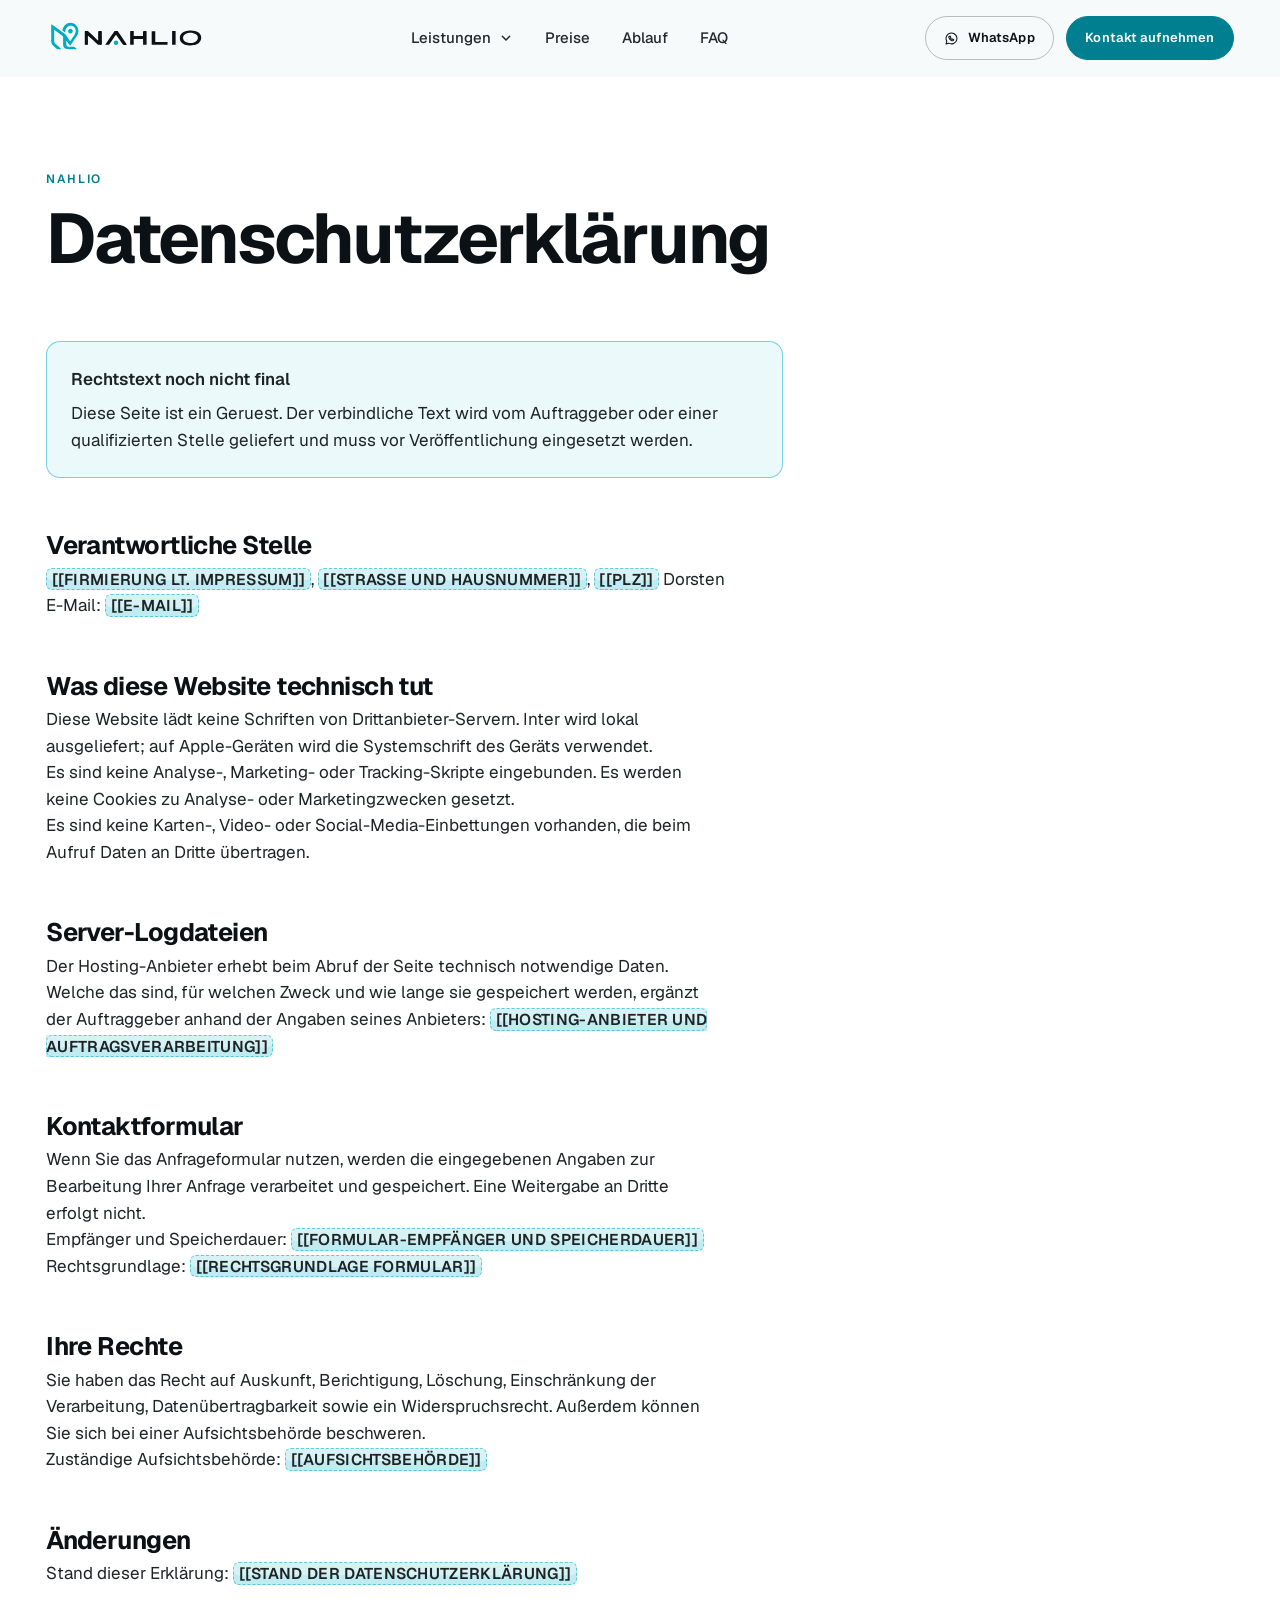
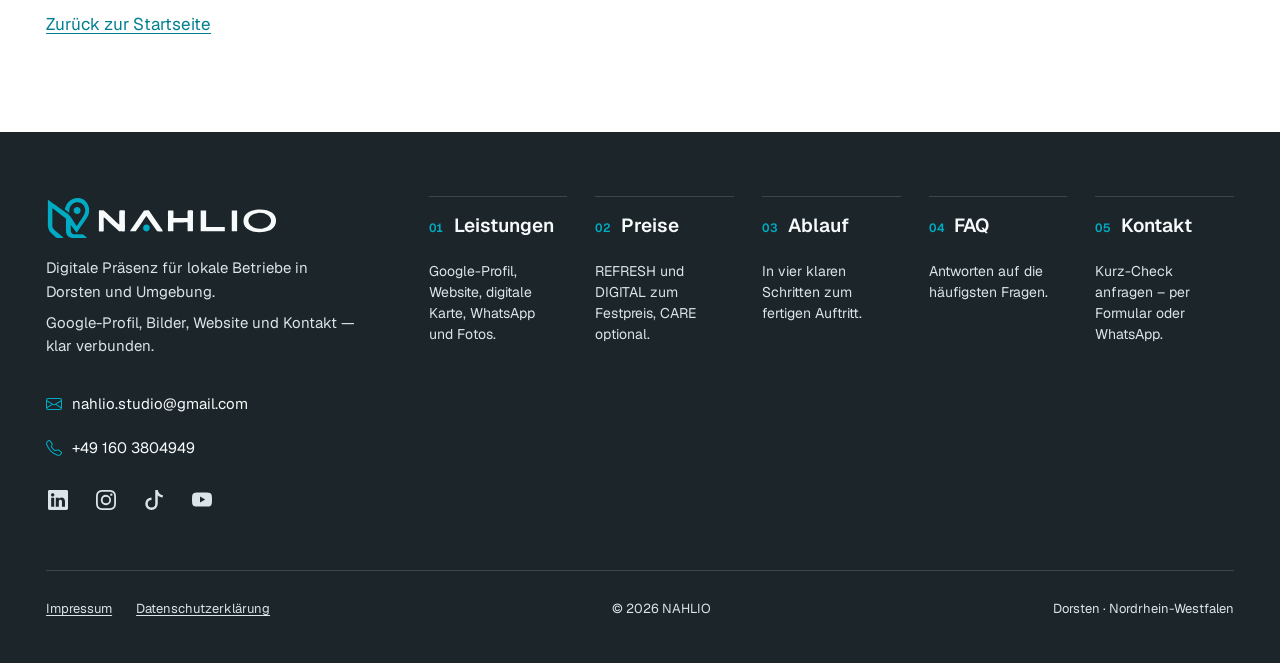
<file: vorschau/nahlio-vorschau-8/datenschutz.html>
<!doctype html>
<html lang="de">
<head>
<meta charset="utf-8">
<meta name="robots" content="noindex, nofollow">
<meta name="viewport" content="width=device-width, initial-scale=1, viewport-fit=cover">
<title>Datenschutzerklärung — NAHLIO</title>
<meta name="description" content="Datenschutzerklärung von NAHLIO.">
<link rel="canonical" href="https://www.nahlio.de/datenschutz.html">
<meta name="theme-color" content="#0B1114">
<meta property="og:type" content="website">
<meta property="og:locale" content="de_DE">
<meta property="og:site_name" content="NAHLIO">
<meta property="og:title" content="Datenschutzerklärung — NAHLIO">
<meta property="og:description" content="Datenschutzerklärung von NAHLIO.">
<meta property="og:url" content="https://www.nahlio.de/datenschutz.html">
<meta name="twitter:card" content="summary_large_image">
<link rel="icon" href="favicon.svg" type="image/svg+xml">
<link rel="icon" href="favicon-32x32.svg" sizes="32x32" type="image/svg+xml">
<link rel="icon" href="favicon-48x48.svg" sizes="48x48" type="image/svg+xml">
<link rel="apple-touch-icon" href="apple-touch-icon.svg">
<link rel="manifest" href="site.webmanifest">
<link rel="preload" href="fonts/geist-latin.woff2" as="font" type="font/woff2" crossorigin>
<link rel="stylesheet" href="css/styles.css?v=ca94b5d751">
<script>(function(d,w){var c=d.documentElement.classList;c.add('js');try{if(!w.matchMedia('(prefers-reduced-motion: reduce)').matches){c.add('motion-ok');var n=w.performance&&w.performance.getEntriesByType?w.performance.getEntriesByType('navigation')[0]:null;if((!w.location.hash||w.location.hash==='#top')&&(!n||n.type==='navigate'))c.add('hero-intro');}}catch(e){c.add('motion-ok');}w.setTimeout(function(){if(!(w.NAHLIO&&w.NAHLIO.popReady))c.remove('motion-ok','hero-intro');},4000);})(document,window);</script>
</head>
<body>
<a class="skip" href="#inhalt">Direkt zum Inhalt</a>
<header class="nav" data-nav data-state="light">
  <div class="nav__bar">
    <div class="nav__inner shell">
      <a class="nav__logo" href="index.html" aria-label="NAHLIO — Startseite"><svg xmlns="http://www.w3.org/2000/svg" viewBox="0 0 1600 519" role="img" aria-label="NAHLIO" class="logo logo--wordmark">
  <path class="logo__type" d="M1432.48 184.25C1462.76 182 1502.46 187.81 1526.39 207.99C1559.88 236.24 1555.58 289.33 1520.03 314.01C1506.62 323.32 1490.66 327.63 1474.78 330.3C1433.56 337.21 1372.14 334.12 1345.88 296.1C1340.73 288.64 1338.02 280.06 1336.66 271.21C1335.5 263.62 1335.52 255.73 1336.73 248.16C1344.17 201.7 1391.67 187.29 1432.48 184.25ZM519.6 283.27C522.12 278.9 520.41 264.07 520.28 258.35C519.95 243.42 519.99 228.34 520.55 213.42C520.81 206.44 519.84 198.38 522.34 191.78C529.47 188.99 548.88 189.75 556.71 190.95C559.6 198.44 557.34 214.85 557.31 223.4C557.21 246.99 558.13 270.54 558.09 294.12C558.08 301.62 558.12 309.12 557.83 316.61C557.69 320.19 558.04 324.14 556.21 327.26C550.56 329.48 536.23 328.1 529.59 328.05C526.63 328.03 522.59 328.77 519.83 327.59C517.68 326.67 515.82 324.02 514.1 322.49C508.27 317.25 502.4 312.03 496.7 306.64C481.7 292.5 466.2 278.9 451.26 264.71C441.09 255.05 431.17 244.2 419.76 236.01C417.31 241.49 418.51 256.7 418.51 263.34C418.51 284.66 419.54 306.1 418.64 327.41C412.36 329.05 393.73 328.87 387.31 327.42C386.48 318.33 387.09 309.07 387.1 299.95C387.13 281.37 387.26 262.78 387.1 244.2C387.01 233.66 387.03 223.12 387.04 212.58C387.04 205.51 386.46 197.85 388.06 190.95C394.65 189.55 402.2 190.47 408.94 190.47C411.88 190.47 415.87 189.77 418.61 190.9C421.52 192.09 424.25 195.82 426.58 197.88C433.2 203.73 439.56 209.85 446.1 215.78C464.27 232.24 481.8 249.41 500 265.85C506.45 271.68 512.65 278.05 519.6 283.27ZM807.14 327.41C802.6 328.75 797.29 328.2 792.51 328.21C784.96 328.22 776.59 328.95 769.21 327.49C745.89 293.9 722.57 260.32 699.25 226.73C691.74 233.08 681.63 251.07 675.51 259.87C659.77 282.5 644.7 305.65 628.6 328.03C616.05 328.03 603.5 328.03 590.95 328.03C591.86 323.6 595.11 319.75 597.67 316.01C602.27 309.25 606.91 302.51 611.57 295.79C628.06 272.02 643.86 247.77 660.6 224.17C666.03 216.52 671.05 208.58 676.4 200.88C678.4 198.01 680.54 193.29 683.43 191.26C685.52 189.79 689.38 190.59 691.84 190.56C696.6 190.5 711.3 189.42 715 190.68C717.59 191.57 719.7 196.45 721.26 198.56C727.56 207.05 733.18 216.08 739.17 224.78C754.35 246.84 768.91 269.29 784.1 291.34C791.29 301.78 802.64 315.87 807.14 327.41ZM874.97 190.55C877.47 198.16 876 220.12 875.93 229.23C875.9 233.06 875.42 236.97 876.55 240.6C907.23 240.6 937.91 240.6 968.59 240.6C969.94 226.65 966.07 204.4 970.36 191.78C976.5 189.05 996.71 189.73 1003.61 190.95C1004.92 195.56 1004.38 201.11 1004.44 205.93C1004.55 216.19 1004.24 226.45 1004.16 236.71C1004 258.62 1004.39 280.54 1004.11 302.44C1004 310.9 1004.76 319.61 1003.85 328.01C992.19 328.01 980.54 328.01 968.88 328.01C968.88 308.67 968.88 289.33 968.88 269.99C961.39 267.75 947.27 269.25 938.95 269.25C918.15 269.25 897.35 269.36 876.55 269.35C874.75 275.32 875.72 282.86 875.72 289.13C875.72 302.07 876.14 315.09 875.63 328.02C864.01 328.02 852.39 328.02 840.77 328.02C839.04 321.09 839.98 312.93 839.98 305.77C839.98 291.63 840.2 277.48 840.38 263.34C840.6 246.7 839.93 230.06 840.18 213.42C840.29 205.92 839.56 197.89 841.21 190.55C852.46 190.55 863.71 190.55 874.97 190.55ZM1293.84 190.49C1293.84 236.32 1293.84 282.14 1293.84 327.96C1282.12 327.96 1270.4 327.96 1258.68 327.96C1258.68 282.14 1258.68 236.32 1258.68 190.49C1270.4 190.49 1282.12 190.49 1293.84 190.49ZM1054.83 191.21C1066.79 191.21 1078.75 191.21 1090.71 191.21C1090.71 227.18 1090.71 263.14 1090.71 299.11C1131.51 299.11 1172.31 299.11 1213.11 299.11C1213.11 308.73 1213.11 318.36 1213.11 327.99C1160.35 327.99 1107.59 327.99 1054.83 327.99C1054.83 282.4 1054.83 236.8 1054.83 191.21ZM1429.27 207.54C1401 211.39 1362.66 230.4 1368.78 265C1369.61 269.7 1371.24 274.18 1373.72 278.28C1382 291.97 1396.05 300.06 1410.73 305.25C1438.98 315.26 1475.26 311.16 1498.9 292.05C1523.4 272.26 1521.59 241.21 1496.46 222.95C1477.55 209.2 1452.23 204.41 1429.27 207.54Z" fill="currentColor" fill-rule="evenodd"/>
  <path class="logo__mark" d="M222.94 346.81C223.1 347.06 223.25 347.32 223.4 347.57C225.9 347.71 228.39 347.85 230.89 347.99C231.03 347.72 231.17 347.45 231.31 347.18C239.9 347.17 248.5 347.16 257.1 347.15C257.24 347.42 257.38 347.69 257.51 347.96C261.95 347.97 266.39 347.97 270.83 347.97C270.97 347.7 271.1 347.43 271.24 347.15C275.06 347.26 279.06 347 282.72 348.35C292.29 351.89 301.44 364.35 308.68 371.5C297.22 372 285.65 371.66 274.15 371.66C265.83 371.66 257.51 371.66 249.19 371.66C223.35 371.66 191.68 377.09 176.82 350.27C174.85 346.71 173.16 343.02 172.27 339.03C170.19 329.73 170.72 320.25 170.72 310.76C170.72 297.45 170.68 284.14 170.81 270.83C170.87 264.73 170.83 258.62 170.82 252.52C170.81 250.04 171.42 246.67 170.46 244.34C169.59 242.22 165.89 240.39 164.11 239.02C158.14 234.44 152.2 229.83 146.26 225.22C125.16 208.89 104.53 191.7 82.79 176.24C80.56 179.54 81.75 186.02 81.75 190.12C81.73 202.32 81.75 214.53 81.75 226.73C81.75 242.54 81.87 258.35 81.76 274.15C81.69 284.2 80.7 294.85 84.55 304.39C88.81 314.92 99.04 321.94 107.36 329.04C117.67 337.84 127.87 346.79 138.07 355.72C143.71 360.66 149.77 365.31 155.01 370.67C149.1 372.9 130.01 371.8 122.72 371.79C118.65 371.79 113.59 372.37 109.77 370.69C102.84 367.66 96.88 360 91.47 354.91C80.04 344.18 66.45 335.06 59.32 320.52C48.91 299.27 52.33 273.93 52.33 250.86C52.33 207.64 51.21 164.26 52.42 121.06C58.35 122.71 64.07 128.33 69.02 131.9C80.81 140.38 92.84 148.54 104.6 157.07C125.01 171.88 145.4 186.74 165.9 201.42C175.52 208.31 186.45 214.86 194.53 223.58C202.25 231.92 207.82 242.07 214.09 251.47C219.64 259.81 225.09 268.23 230.46 276.69C233.77 281.91 236.88 287.64 240.87 292.35C246.19 288.34 255.23 272.1 259.49 265.7C273.13 245.2 294.06 220.08 297.05 195.47C298.58 192.54 298.52 186.97 297.05 183.99C295.64 174.07 292.62 164.59 286.58 156.48C269.06 132.98 235.43 130.53 213.08 148.58C196.4 162.06 191.12 182.39 192.36 203.02C192.3 203.71 192.23 204.4 192.17 205.1C191.55 205.28 190.93 205.46 190.32 205.64C181.33 198.8 172.35 191.96 163.36 185.13C168.98 139.95 210.79 102.19 257.48 109.21C266.38 110.55 274.76 113.7 282.62 117.98C290.33 122.17 297.19 127.66 302.88 134.35C309.23 141.8 314.32 150.23 317.71 159.44C320.26 166.36 322.06 173.62 322.76 180.97C325.68 211.74 315.04 229.14 298.46 253.13C291.66 262.97 284.86 272.8 278.16 282.7C269.64 295.26 260.91 307.73 252.63 320.46C248.96 326.11 245.46 332.09 241.29 337.39C228.39 320.35 215.5 303.31 202.6 286.27C202.06 293.82 202.45 301.52 202.45 309.1C202.45 327.32 202.25 341.74 222.94 346.81ZM266.85 187.21C266.6 187.35 266.36 187.48 266.11 187.62C266.23 189.98 266.34 192.34 266.46 194.7C264 221.69 220.8 218.77 221 190.95C221.12 175.09 237.27 163.86 252.2 169.28C260.36 172.25 264.65 179.31 266.85 187.21ZM699.38 283.31C728.68 283.66 728.34 328.88 698.49 328.39C669.3 327.9 670.04 282.96 699.38 283.31Z" fill="#01ABC3" fill-rule="evenodd"/>
  <path class="logo__mark" d="M297.05 183.99C298.52 186.97 298.58 192.54 297.05 195.47C297.05 191.64 297.05 187.82 297.05 183.99ZM266.85 187.21C266.96 189.56 267.07 191.92 267.18 194.28C266.94 194.42 266.7 194.56 266.46 194.7C266.34 192.34 266.23 189.98 266.11 187.62C266.36 187.48 266.6 187.35 266.85 187.21ZM192.36 203.02C192.6 203.15 192.84 203.29 193.08 203.43C193.23 204.82 193.38 206.21 193.54 207.59C191.79 207.26 191.37 207.09 190.32 205.64C190.93 205.46 191.55 205.28 192.17 205.1C192.23 204.4 192.3 203.71 192.36 203.02ZM222.94 346.81C225.73 346.93 228.52 347.06 231.31 347.18C231.17 347.45 231.03 347.72 230.89 347.99C228.39 347.85 225.9 347.71 223.4 347.57C223.25 347.32 223.1 347.06 222.94 346.81ZM257.1 347.15C261.81 347.15 266.53 347.15 271.24 347.15C271.1 347.43 270.97 347.7 270.83 347.97C266.39 347.97 261.95 347.97 257.51 347.96C257.38 347.69 257.24 347.42 257.1 347.15Z" fill="#01ABC3" fill-rule="evenodd"/>
</svg></a>
      <nav class="nav__links" aria-label="Hauptnavigation">
        <ul class="nav__list"><li class="nav__item nav__item--sub" data-nav-sub><span class="nav__subhead"><a class="nav__link" data-nav-link href="index.html#beispiele">Leistungen</a><button class="nav__subbtn" type="button" aria-expanded="false" aria-controls="nav-sub" data-nav-subbtn><span class="visually-hidden">Leistungen anzeigen</span><svg viewBox="0 0 24 24" aria-hidden="true" focusable="false"><path d="m6.5 9.5 5.5 5.5 5.5-5.5"/></svg></button></span><div class="nav__sub" id="nav-sub" data-nav-subpanel><ul class="nav__sublist"><li><a class="nav__sublink" href="index.html?leistung=google#beispiele" data-show-slide="google"><span class="nav__sublink-ic" aria-hidden="true"><svg viewBox="0 0 24 24" focusable="false"><path class="d" d="M12 21.2s-6.8-6.2-6.8-11.6a6.8 6.8 0 0 1 13.6 0c0 5.4-6.8 11.6-6.8 11.6z"/><path d="M12 21.2s-6.8-6.2-6.8-11.6a6.8 6.8 0 0 1 13.6 0c0 5.4-6.8 11.6-6.8 11.6z"/><path d="m12 6.4 1.05 2.15 2.35.34-1.7 1.66.4 2.34L12 11.8l-2.1 1.1.4-2.34-1.7-1.66 2.35-.34z"/></svg></span><span class="nav__sublink-txt"><b>Google-Profil</b><small>Informationen, Leistungen und Kontakt</small></span></a></li><li><a class="nav__sublink" href="index.html?leistung=website#beispiele" data-show-slide="website"><span class="nav__sublink-ic" aria-hidden="true"><svg viewBox="0 0 24 24" focusable="false"><rect class="d" x="3" y="4.5" width="18" height="15" rx="1.6"/><rect x="3" y="4.5" width="18" height="15" rx="1.6"/><path d="M3 8.5h18M5.6 6.5h.01M7.8 6.5h.01"/><rect x="6" y="11" width="6" height="5.5" rx=".6"/><path d="M14.5 11.6h3.5M14.5 14h3.5M14.5 16.4h2.2"/></svg></span><span class="nav__sublink-txt"><b>One-Page-Website</b><small>Ihr Betrieb auf einer Seite</small></span></a></li><li><a class="nav__sublink" href="index.html?leistung=karte#beispiele" data-show-slide="karte"><span class="nav__sublink-ic" aria-hidden="true"><svg viewBox="0 0 24 24" focusable="false"><rect class="d" x="5" y="3" width="14" height="18" rx="1.8"/><rect x="5" y="3" width="14" height="18" rx="1.8"/><path d="M9 7h6M8.2 10.8h5M15.6 10.8h.4M8.2 13.8h5M15.6 13.8h.4M8.2 16.8h5M15.6 16.8h.4"/></svg></span><span class="nav__sublink-txt"><b>Digitale Karte</b><small>Menüs, Preise und Leistungen</small></span></a></li><li><a class="nav__sublink" href="index.html?leistung=kontakt#beispiele" data-show-slide="kontakt"><span class="nav__sublink-ic" aria-hidden="true"><svg viewBox="0 0 24 24" focusable="false"><path class="d" d="M4 5h16v11h-8.4L7 19.8V16H4z"/><path d="M4 5h16v11h-8.4L7 19.8V16H4z"/><path d="M7.4 8.6h9.2M7.4 11.6h4.4"/><path d="m13.4 11.9 1.2 1.2 2.6-2.8"/></svg></span><span class="nav__sublink-txt"><b>Kontakt &amp; WhatsApp</b><small>Einfach schreiben und anfragen</small></span></a></li><li><a class="nav__sublink" href="index.html?leistung=fotos#beispiele" data-show-slide="fotos"><span class="nav__sublink-ic" aria-hidden="true"><svg viewBox="0 0 24 24" focusable="false"><rect class="d" x="2.5" y="6.5" width="13.5" height="11" rx="1.6"/><rect x="2.5" y="6.5" width="13.5" height="11" rx="1.6"/><path d="m16 10.4 5.5-3v9.2l-5.5-3"/><circle cx="9.2" cy="12" r="2.6"/></svg></span><span class="nav__sublink-txt"><b>Fotos &amp; Kurzvideos</b><small>Ihr Betrieb authentisch im Bild</small></span></a></li></ul></div></li><li class="nav__item"><a class="nav__link" data-nav-link href="index.html#preise">Preise</a></li><li class="nav__item"><a class="nav__link" data-nav-link href="index.html#ablauf">Ablauf</a></li><li class="nav__item"><a class="nav__link" data-nav-link href="index.html#fragen">FAQ</a></li></ul>
      </nav>
      <div class="nav__actions">
        <a class="btn btn--sm btn--wa nav__wa" href="https://wa.me/491603804949?text=Hallo%20NAHLIO%2C%20ich%20m%C3%B6chte%20meinen%20Online-Auftritt%20verbessern%20und%20mein%20Vorhaben%20mit%20Ihnen%20besprechen."><svg class="wa-ico" viewBox="0 0 24 24" aria-hidden="true" focusable="false"><path d="M12 3.2a8.7 8.7 0 0 0-7.5 13.1L3.3 20.7l4.5-1.2A8.7 8.7 0 1 0 12 3.2z"/><path d="M9.2 8.6c.2-.4.5-.4.8-.3l.9 2c0 .3-.3.6-.5.8.5 1 1.3 1.8 2.3 2.3.2-.2.5-.6.8-.5l2 .9c.1.3.1.6-.2 1-.5.8-1.5 1-2.6.7-2.4-.7-4.2-2.5-4.9-4.9-.3-1 0-1.6.4-2z"/></svg><span>WhatsApp</span></a>
        <a class="btn btn--sm nav__cta" href="index.html#kontakt">Kontakt aufnehmen</a>
      </div>
      <button class="nav__toggle" type="button" data-nav-toggle
              aria-expanded="false" aria-controls="nav-panel"
              aria-label="Menü öffnen" data-label-open="Menü öffnen" data-label-close="Menü schließen">
        <span class="nav__toggle-bars" aria-hidden="true"></span>
      </button>
    </div>
  </div>
  <nav class="nav__panel" id="nav-panel" aria-label="Hauptnavigation" hidden>
    <div class="nav__panel-group" data-nav-panel-sub><span class="nav__panel-row"><a class="nav__panel-link" data-nav-panel-link href="index.html#beispiele">Leistungen</a><button class="nav__panel-subbtn" type="button" aria-expanded="false" aria-controls="nav-panel-sub" data-nav-panel-subbtn><span class="visually-hidden">Leistungen anzeigen</span><svg viewBox="0 0 24 24" aria-hidden="true" focusable="false"><path d="m6.5 9.5 5.5 5.5 5.5-5.5"/></svg></button></span><ul class="nav__panel-sub" id="nav-panel-sub" hidden><li><a class="nav__panel-sublink" href="index.html?leistung=google#beispiele" data-show-slide="google"><span class="nav__panel-sublink-ic" aria-hidden="true"><svg viewBox="0 0 24 24" focusable="false"><path class="d" d="M12 21.2s-6.8-6.2-6.8-11.6a6.8 6.8 0 0 1 13.6 0c0 5.4-6.8 11.6-6.8 11.6z"/><path d="M12 21.2s-6.8-6.2-6.8-11.6a6.8 6.8 0 0 1 13.6 0c0 5.4-6.8 11.6-6.8 11.6z"/><path d="m12 6.4 1.05 2.15 2.35.34-1.7 1.66.4 2.34L12 11.8l-2.1 1.1.4-2.34-1.7-1.66 2.35-.34z"/></svg></span><span class="nav__panel-sublink-txt"><b>Google-Profil</b><small>Informationen, Leistungen und Kontakt</small></span></a></li><li><a class="nav__panel-sublink" href="index.html?leistung=website#beispiele" data-show-slide="website"><span class="nav__panel-sublink-ic" aria-hidden="true"><svg viewBox="0 0 24 24" focusable="false"><rect class="d" x="3" y="4.5" width="18" height="15" rx="1.6"/><rect x="3" y="4.5" width="18" height="15" rx="1.6"/><path d="M3 8.5h18M5.6 6.5h.01M7.8 6.5h.01"/><rect x="6" y="11" width="6" height="5.5" rx=".6"/><path d="M14.5 11.6h3.5M14.5 14h3.5M14.5 16.4h2.2"/></svg></span><span class="nav__panel-sublink-txt"><b>One-Page-Website</b><small>Ihr Betrieb auf einer Seite</small></span></a></li><li><a class="nav__panel-sublink" href="index.html?leistung=karte#beispiele" data-show-slide="karte"><span class="nav__panel-sublink-ic" aria-hidden="true"><svg viewBox="0 0 24 24" focusable="false"><rect class="d" x="5" y="3" width="14" height="18" rx="1.8"/><rect x="5" y="3" width="14" height="18" rx="1.8"/><path d="M9 7h6M8.2 10.8h5M15.6 10.8h.4M8.2 13.8h5M15.6 13.8h.4M8.2 16.8h5M15.6 16.8h.4"/></svg></span><span class="nav__panel-sublink-txt"><b>Digitale Karte</b><small>Menüs, Preise und Leistungen</small></span></a></li><li><a class="nav__panel-sublink" href="index.html?leistung=kontakt#beispiele" data-show-slide="kontakt"><span class="nav__panel-sublink-ic" aria-hidden="true"><svg viewBox="0 0 24 24" focusable="false"><path class="d" d="M4 5h16v11h-8.4L7 19.8V16H4z"/><path d="M4 5h16v11h-8.4L7 19.8V16H4z"/><path d="M7.4 8.6h9.2M7.4 11.6h4.4"/><path d="m13.4 11.9 1.2 1.2 2.6-2.8"/></svg></span><span class="nav__panel-sublink-txt"><b>Kontakt &amp; WhatsApp</b><small>Einfach schreiben und anfragen</small></span></a></li><li><a class="nav__panel-sublink" href="index.html?leistung=fotos#beispiele" data-show-slide="fotos"><span class="nav__panel-sublink-ic" aria-hidden="true"><svg viewBox="0 0 24 24" focusable="false"><rect class="d" x="2.5" y="6.5" width="13.5" height="11" rx="1.6"/><rect x="2.5" y="6.5" width="13.5" height="11" rx="1.6"/><path d="m16 10.4 5.5-3v9.2l-5.5-3"/><circle cx="9.2" cy="12" r="2.6"/></svg></span><span class="nav__panel-sublink-txt"><b>Fotos &amp; Kurzvideos</b><small>Ihr Betrieb authentisch im Bild</small></span></a></li></ul></div><a class="nav__panel-link" data-nav-panel-link href="index.html#preise">Preise</a><a class="nav__panel-link" data-nav-panel-link href="index.html#ablauf">Ablauf</a><a class="nav__panel-link" data-nav-panel-link href="index.html#fragen">FAQ</a>
    <div class="nav__panel-cta">
      <a class="btn" href="index.html#kontakt">Kontakt aufnehmen</a>
      <a class="btn btn--wa" href="https://wa.me/491603804949?text=Hallo%20NAHLIO%2C%20ich%20m%C3%B6chte%20meinen%20Online-Auftritt%20verbessern%20und%20mein%20Vorhaben%20mit%20Ihnen%20besprechen."><svg class="wa-ico" viewBox="0 0 24 24" aria-hidden="true" focusable="false"><path d="M12 3.2a8.7 8.7 0 0 0-7.5 13.1L3.3 20.7l4.5-1.2A8.7 8.7 0 1 0 12 3.2z"/><path d="M9.2 8.6c.2-.4.5-.4.8-.3l.9 2c0 .3-.3.6-.5.8.5 1 1.3 1.8 2.3 2.3.2-.2.5-.6.8-.5l2 .9c.1.3.1.6-.2 1-.5.8-1.5 1-2.6.7-2.4-.7-4.2-2.5-4.9-4.9-.3-1 0-1.6.4-2z"/></svg><span>WhatsApp</span></a>
    </div>
  </nav>
</header>
<main id="inhalt">
  <section class="section" data-theme="white" data-nav-theme="light">
    <div class="shell">
      <header class="sec-head rail-inset">
        <p class="t-label">NAHLIO</p>
        <h1 class="t-h1 sec-head__title">Datenschutzerklärung</h1>
      </header>
      <div class="legal rail-inset">
        <div class="legal__warning">
          <p><strong>Rechtstext noch nicht final</strong></p>
          <p>Diese Seite ist ein Geruest. Der verbindliche Text wird vom Auftraggeber oder einer qualifizierten Stelle geliefert und muss vor Veröffentlichung eingesetzt werden.</p>
        </div>
        <section><h2>Verantwortliche Stelle</h2><p><span class="ph">[[FIRMIERUNG LT. IMPRESSUM]]</span>, <span class="ph">[[STRASSE UND HAUSNUMMER]]</span>, <span class="ph">[[PLZ]]</span> Dorsten</p><p>E-Mail: <span class="ph">[[E-MAIL]]</span></p></section><section><h2>Was diese Website technisch tut</h2><p>Diese Website lädt keine Schriften von Drittanbieter-Servern. Inter wird lokal ausgeliefert; auf Apple-Geräten wird die Systemschrift des Geräts verwendet.</p><p>Es sind keine Analyse-, Marketing- oder Tracking-Skripte eingebunden. Es werden keine Cookies zu Analyse- oder Marketingzwecken gesetzt.</p><p>Es sind keine Karten-, Video- oder Social-Media-Einbettungen vorhanden, die beim Aufruf Daten an Dritte übertragen.</p></section><section><h2>Server-Logdateien</h2><p>Der Hosting-Anbieter erhebt beim Abruf der Seite technisch notwendige Daten. Welche das sind, für welchen Zweck und wie lange sie gespeichert werden, ergänzt der Auftraggeber anhand der Angaben seines Anbieters: <span class="ph">[[HOSTING-ANBIETER UND AUFTRAGSVERARBEITUNG]]</span></p></section><section><h2>Kontaktformular</h2><p>Wenn Sie das Anfrageformular nutzen, werden die eingegebenen Angaben zur Bearbeitung Ihrer Anfrage verarbeitet und gespeichert. Eine Weitergabe an Dritte erfolgt nicht.</p><p>Empfänger und Speicherdauer: <span class="ph">[[FORMULAR-EMPFÄNGER UND SPEICHERDAUER]]</span></p><p>Rechtsgrundlage: <span class="ph">[[RECHTSGRUNDLAGE FORMULAR]]</span></p></section><section><h2>Ihre Rechte</h2><p>Sie haben das Recht auf Auskunft, Berichtigung, Löschung, Einschränkung der Verarbeitung, Datenübertragbarkeit sowie ein Widerspruchsrecht. Außerdem können Sie sich bei einer Aufsichtsbehörde beschweren.</p><p>Zuständige Aufsichtsbehörde: <span class="ph">[[AUFSICHTSBEHÖRDE]]</span></p></section><section><h2>Änderungen</h2><p>Stand dieser Erklärung: <span class="ph">[[STAND DER DATENSCHUTZERKLÄRUNG]]</span></p></section>
        <p><a href="index.html">Zurück zur Startseite</a></p>
      </div>
    </div>
  </section>
</main>
<footer class="footer" data-theme="graphite">
  <div class="shell">
    <div class="footer__grid">
      <div class="footer__brand">
        <div class="footer__logo"><svg xmlns="http://www.w3.org/2000/svg" viewBox="40 96 1522 289" role="img" aria-label="NAHLIO" class="logo logo--wordmark">
  <path class="logo__type" d="M1432.48 184.25C1462.76 182 1502.46 187.81 1526.39 207.99C1559.88 236.24 1555.58 289.33 1520.03 314.01C1506.62 323.32 1490.66 327.63 1474.78 330.3C1433.56 337.21 1372.14 334.12 1345.88 296.1C1340.73 288.64 1338.02 280.06 1336.66 271.21C1335.5 263.62 1335.52 255.73 1336.73 248.16C1344.17 201.7 1391.67 187.29 1432.48 184.25ZM519.6 283.27C522.12 278.9 520.41 264.07 520.28 258.35C519.95 243.42 519.99 228.34 520.55 213.42C520.81 206.44 519.84 198.38 522.34 191.78C529.47 188.99 548.88 189.75 556.71 190.95C559.6 198.44 557.34 214.85 557.31 223.4C557.21 246.99 558.13 270.54 558.09 294.12C558.08 301.62 558.12 309.12 557.83 316.61C557.69 320.19 558.04 324.14 556.21 327.26C550.56 329.48 536.23 328.1 529.59 328.05C526.63 328.03 522.59 328.77 519.83 327.59C517.68 326.67 515.82 324.02 514.1 322.49C508.27 317.25 502.4 312.03 496.7 306.64C481.7 292.5 466.2 278.9 451.26 264.71C441.09 255.05 431.17 244.2 419.76 236.01C417.31 241.49 418.51 256.7 418.51 263.34C418.51 284.66 419.54 306.1 418.64 327.41C412.36 329.05 393.73 328.87 387.31 327.42C386.48 318.33 387.09 309.07 387.1 299.95C387.13 281.37 387.26 262.78 387.1 244.2C387.01 233.66 387.03 223.12 387.04 212.58C387.04 205.51 386.46 197.85 388.06 190.95C394.65 189.55 402.2 190.47 408.94 190.47C411.88 190.47 415.87 189.77 418.61 190.9C421.52 192.09 424.25 195.82 426.58 197.88C433.2 203.73 439.56 209.85 446.1 215.78C464.27 232.24 481.8 249.41 500 265.85C506.45 271.68 512.65 278.05 519.6 283.27ZM807.14 327.41C802.6 328.75 797.29 328.2 792.51 328.21C784.96 328.22 776.59 328.95 769.21 327.49C745.89 293.9 722.57 260.32 699.25 226.73C691.74 233.08 681.63 251.07 675.51 259.87C659.77 282.5 644.7 305.65 628.6 328.03C616.05 328.03 603.5 328.03 590.95 328.03C591.86 323.6 595.11 319.75 597.67 316.01C602.27 309.25 606.91 302.51 611.57 295.79C628.06 272.02 643.86 247.77 660.6 224.17C666.03 216.52 671.05 208.58 676.4 200.88C678.4 198.01 680.54 193.29 683.43 191.26C685.52 189.79 689.38 190.59 691.84 190.56C696.6 190.5 711.3 189.42 715 190.68C717.59 191.57 719.7 196.45 721.26 198.56C727.56 207.05 733.18 216.08 739.17 224.78C754.35 246.84 768.91 269.29 784.1 291.34C791.29 301.78 802.64 315.87 807.14 327.41ZM874.97 190.55C877.47 198.16 876 220.12 875.93 229.23C875.9 233.06 875.42 236.97 876.55 240.6C907.23 240.6 937.91 240.6 968.59 240.6C969.94 226.65 966.07 204.4 970.36 191.78C976.5 189.05 996.71 189.73 1003.61 190.95C1004.92 195.56 1004.38 201.11 1004.44 205.93C1004.55 216.19 1004.24 226.45 1004.16 236.71C1004 258.62 1004.39 280.54 1004.11 302.44C1004 310.9 1004.76 319.61 1003.85 328.01C992.19 328.01 980.54 328.01 968.88 328.01C968.88 308.67 968.88 289.33 968.88 269.99C961.39 267.75 947.27 269.25 938.95 269.25C918.15 269.25 897.35 269.36 876.55 269.35C874.75 275.32 875.72 282.86 875.72 289.13C875.72 302.07 876.14 315.09 875.63 328.02C864.01 328.02 852.39 328.02 840.77 328.02C839.04 321.09 839.98 312.93 839.98 305.77C839.98 291.63 840.2 277.48 840.38 263.34C840.6 246.7 839.93 230.06 840.18 213.42C840.29 205.92 839.56 197.89 841.21 190.55C852.46 190.55 863.71 190.55 874.97 190.55ZM1293.84 190.49C1293.84 236.32 1293.84 282.14 1293.84 327.96C1282.12 327.96 1270.4 327.96 1258.68 327.96C1258.68 282.14 1258.68 236.32 1258.68 190.49C1270.4 190.49 1282.12 190.49 1293.84 190.49ZM1054.83 191.21C1066.79 191.21 1078.75 191.21 1090.71 191.21C1090.71 227.18 1090.71 263.14 1090.71 299.11C1131.51 299.11 1172.31 299.11 1213.11 299.11C1213.11 308.73 1213.11 318.36 1213.11 327.99C1160.35 327.99 1107.59 327.99 1054.83 327.99C1054.83 282.4 1054.83 236.8 1054.83 191.21ZM1429.27 207.54C1401 211.39 1362.66 230.4 1368.78 265C1369.61 269.7 1371.24 274.18 1373.72 278.28C1382 291.97 1396.05 300.06 1410.73 305.25C1438.98 315.26 1475.26 311.16 1498.9 292.05C1523.4 272.26 1521.59 241.21 1496.46 222.95C1477.55 209.2 1452.23 204.41 1429.27 207.54Z" fill="currentColor" fill-rule="evenodd"/>
  <path class="logo__mark" d="M222.94 346.81C223.1 347.06 223.25 347.32 223.4 347.57C225.9 347.71 228.39 347.85 230.89 347.99C231.03 347.72 231.17 347.45 231.31 347.18C239.9 347.17 248.5 347.16 257.1 347.15C257.24 347.42 257.38 347.69 257.51 347.96C261.95 347.97 266.39 347.97 270.83 347.97C270.97 347.7 271.1 347.43 271.24 347.15C275.06 347.26 279.06 347 282.72 348.35C292.29 351.89 301.44 364.35 308.68 371.5C297.22 372 285.65 371.66 274.15 371.66C265.83 371.66 257.51 371.66 249.19 371.66C223.35 371.66 191.68 377.09 176.82 350.27C174.85 346.71 173.16 343.02 172.27 339.03C170.19 329.73 170.72 320.25 170.72 310.76C170.72 297.45 170.68 284.14 170.81 270.83C170.87 264.73 170.83 258.62 170.82 252.52C170.81 250.04 171.42 246.67 170.46 244.34C169.59 242.22 165.89 240.39 164.11 239.02C158.14 234.44 152.2 229.83 146.26 225.22C125.16 208.89 104.53 191.7 82.79 176.24C80.56 179.54 81.75 186.02 81.75 190.12C81.73 202.32 81.75 214.53 81.75 226.73C81.75 242.54 81.87 258.35 81.76 274.15C81.69 284.2 80.7 294.85 84.55 304.39C88.81 314.92 99.04 321.94 107.36 329.04C117.67 337.84 127.87 346.79 138.07 355.72C143.71 360.66 149.77 365.31 155.01 370.67C149.1 372.9 130.01 371.8 122.72 371.79C118.65 371.79 113.59 372.37 109.77 370.69C102.84 367.66 96.88 360 91.47 354.91C80.04 344.18 66.45 335.06 59.32 320.52C48.91 299.27 52.33 273.93 52.33 250.86C52.33 207.64 51.21 164.26 52.42 121.06C58.35 122.71 64.07 128.33 69.02 131.9C80.81 140.38 92.84 148.54 104.6 157.07C125.01 171.88 145.4 186.74 165.9 201.42C175.52 208.31 186.45 214.86 194.53 223.58C202.25 231.92 207.82 242.07 214.09 251.47C219.64 259.81 225.09 268.23 230.46 276.69C233.77 281.91 236.88 287.64 240.87 292.35C246.19 288.34 255.23 272.1 259.49 265.7C273.13 245.2 294.06 220.08 297.05 195.47C298.58 192.54 298.52 186.97 297.05 183.99C295.64 174.07 292.62 164.59 286.58 156.48C269.06 132.98 235.43 130.53 213.08 148.58C196.4 162.06 191.12 182.39 192.36 203.02C192.3 203.71 192.23 204.4 192.17 205.1C191.55 205.28 190.93 205.46 190.32 205.64C181.33 198.8 172.35 191.96 163.36 185.13C168.98 139.95 210.79 102.19 257.48 109.21C266.38 110.55 274.76 113.7 282.62 117.98C290.33 122.17 297.19 127.66 302.88 134.35C309.23 141.8 314.32 150.23 317.71 159.44C320.26 166.36 322.06 173.62 322.76 180.97C325.68 211.74 315.04 229.14 298.46 253.13C291.66 262.97 284.86 272.8 278.16 282.7C269.64 295.26 260.91 307.73 252.63 320.46C248.96 326.11 245.46 332.09 241.29 337.39C228.39 320.35 215.5 303.31 202.6 286.27C202.06 293.82 202.45 301.52 202.45 309.1C202.45 327.32 202.25 341.74 222.94 346.81ZM266.85 187.21C266.6 187.35 266.36 187.48 266.11 187.62C266.23 189.98 266.34 192.34 266.46 194.7C264 221.69 220.8 218.77 221 190.95C221.12 175.09 237.27 163.86 252.2 169.28C260.36 172.25 264.65 179.31 266.85 187.21ZM699.38 283.31C728.68 283.66 728.34 328.88 698.49 328.39C669.3 327.9 670.04 282.96 699.38 283.31Z" fill="#01ABC3" fill-rule="evenodd"/>
  <path class="logo__mark" d="M297.05 183.99C298.52 186.97 298.58 192.54 297.05 195.47C297.05 191.64 297.05 187.82 297.05 183.99ZM266.85 187.21C266.96 189.56 267.07 191.92 267.18 194.28C266.94 194.42 266.7 194.56 266.46 194.7C266.34 192.34 266.23 189.98 266.11 187.62C266.36 187.48 266.6 187.35 266.85 187.21ZM192.36 203.02C192.6 203.15 192.84 203.29 193.08 203.43C193.23 204.82 193.38 206.21 193.54 207.59C191.79 207.26 191.37 207.09 190.32 205.64C190.93 205.46 191.55 205.28 192.17 205.1C192.23 204.4 192.3 203.71 192.36 203.02ZM222.94 346.81C225.73 346.93 228.52 347.06 231.31 347.18C231.17 347.45 231.03 347.72 230.89 347.99C228.39 347.85 225.9 347.71 223.4 347.57C223.25 347.32 223.1 347.06 222.94 346.81ZM257.1 347.15C261.81 347.15 266.53 347.15 271.24 347.15C271.1 347.43 270.97 347.7 270.83 347.97C266.39 347.97 261.95 347.97 257.51 347.96C257.38 347.69 257.24 347.42 257.1 347.15Z" fill="#01ABC3" fill-rule="evenodd"/>
</svg></div>
        <p class="footer__claim">Digitale Präsenz für lokale Betriebe in Dorsten und Umgebung.</p>
        <p class="footer__claim footer__claim--2">Google-Profil, Bilder, Website und Kontakt — klar verbunden.</p>
        <address class="footer__contact" aria-label="Kontakt"><a class="footer__contact-link" href="mailto:nahlio.studio@gmail.com"><svg aria-hidden="true" focusable="false" xmlns="http://www.w3.org/2000/svg" width="16" height="16" fill="currentColor" class="bi bi-envelope" viewBox="0 0 16 16">
  <path d="M0 4a2 2 0 0 1 2-2h12a2 2 0 0 1 2 2v8a2 2 0 0 1-2 2H2a2 2 0 0 1-2-2zm2-1a1 1 0 0 0-1 1v.217l7 4.2 7-4.2V4a1 1 0 0 0-1-1zm13 2.383-4.708 2.825L15 11.105zm-.034 6.876-5.64-3.471L8 9.583l-1.326-.795-5.64 3.47A1 1 0 0 0 2 13h12a1 1 0 0 0 .966-.741M1 11.105l4.708-2.897L1 5.383z"/>
</svg><span class="visually-hidden">E-Mail: </span>nahlio.studio@gmail.com</a><a class="footer__contact-link" href="tel:+491603804949"><svg aria-hidden="true" focusable="false" xmlns="http://www.w3.org/2000/svg" width="16" height="16" fill="currentColor" class="bi bi-telephone" viewBox="0 0 16 16">
  <path d="M3.654 1.328a.678.678 0 0 0-1.015-.063L1.605 2.3c-.483.484-.661 1.169-.45 1.77a17.6 17.6 0 0 0 4.168 6.608 17.6 17.6 0 0 0 6.608 4.168c.601.211 1.286.033 1.77-.45l1.034-1.034a.678.678 0 0 0-.063-1.015l-2.307-1.794a.68.68 0 0 0-.58-.122l-2.19.547a1.75 1.75 0 0 1-1.657-.459L5.482 8.062a1.75 1.75 0 0 1-.46-1.657l.548-2.19a.68.68 0 0 0-.122-.58zM1.884.511a1.745 1.745 0 0 1 2.612.163L6.29 2.98c.329.423.445.974.315 1.494l-.547 2.19a.68.68 0 0 0 .178.643l2.457 2.457a.68.68 0 0 0 .644.178l2.189-.547a1.75 1.75 0 0 1 1.494.315l2.306 1.794c.829.645.905 1.87.163 2.611l-1.034 1.034c-.74.74-1.846 1.065-2.877.702a18.6 18.6 0 0 1-7.01-4.42 18.6 18.6 0 0 1-4.42-7.009c-.362-1.03-.037-2.137.703-2.877z"/>
</svg><span class="visually-hidden">Telefon: </span>+49 160 3804949</a></address><ul class="footer__social" aria-label="NAHLIO in sozialen Netzwerken"><li><a class="footer__social-link" href="https://www.linkedin.com/in/artem-yakovlev-938697430" target="_blank" rel="noopener noreferrer" aria-label="NAHLIO auf LinkedIn (öffnet in neuem Tab)"><svg aria-hidden="true" focusable="false" xmlns="http://www.w3.org/2000/svg" width="16" height="16" fill="currentColor" class="bi bi-linkedin" viewBox="0 0 16 16">
  <path d="M0 1.146C0 .513.526 0 1.175 0h13.65C15.474 0 16 .513 16 1.146v13.708c0 .633-.526 1.146-1.175 1.146H1.175C.526 16 0 15.487 0 14.854zm4.943 12.248V6.169H2.542v7.225zm-1.2-8.212c.837 0 1.358-.554 1.358-1.248-.015-.709-.52-1.248-1.342-1.248S2.4 3.226 2.4 3.934c0 .694.521 1.248 1.327 1.248zm4.908 8.212V9.359c0-.216.016-.432.08-.586.173-.431.568-.878 1.232-.878.869 0 1.216.662 1.216 1.634v3.865h2.401V9.25c0-2.22-1.184-3.252-2.764-3.252-1.274 0-1.845.7-2.165 1.193v.025h-.016l.016-.025V6.169h-2.4c.03.678 0 7.225 0 7.225z"/>
</svg></a></li><li><a class="footer__social-link" href="https://www.instagram.com/nahlio.studio/" target="_blank" rel="noopener noreferrer" aria-label="NAHLIO auf Instagram (öffnet in neuem Tab)"><svg aria-hidden="true" focusable="false" xmlns="http://www.w3.org/2000/svg" width="16" height="16" fill="currentColor" class="bi bi-instagram" viewBox="0 0 16 16">
  <path d="M8 0C5.829 0 5.556.01 4.703.048 3.85.088 3.269.222 2.76.42a3.9 3.9 0 0 0-1.417.923A3.9 3.9 0 0 0 .42 2.76C.222 3.268.087 3.85.048 4.7.01 5.555 0 5.827 0 8.001c0 2.172.01 2.444.048 3.297.04.852.174 1.433.372 1.942.205.526.478.972.923 1.417.444.445.89.719 1.416.923.51.198 1.09.333 1.942.372C5.555 15.99 5.827 16 8 16s2.444-.01 3.298-.048c.851-.04 1.434-.174 1.943-.372a3.9 3.9 0 0 0 1.416-.923c.445-.445.718-.891.923-1.417.197-.509.332-1.09.372-1.942C15.99 10.445 16 10.173 16 8s-.01-2.445-.048-3.299c-.04-.851-.175-1.433-.372-1.941a3.9 3.9 0 0 0-.923-1.417A3.9 3.9 0 0 0 13.24.42c-.51-.198-1.092-.333-1.943-.372C10.443.01 10.172 0 7.998 0zm-.717 1.442h.718c2.136 0 2.389.007 3.232.046.78.035 1.204.166 1.486.275.373.145.64.319.92.599s.453.546.598.92c.11.281.24.705.275 1.485.039.843.047 1.096.047 3.231s-.008 2.389-.047 3.232c-.035.78-.166 1.203-.275 1.485a2.5 2.5 0 0 1-.599.919c-.28.28-.546.453-.92.598-.28.11-.704.24-1.485.276-.843.038-1.096.047-3.232.047s-2.39-.009-3.233-.047c-.78-.036-1.203-.166-1.485-.276a2.5 2.5 0 0 1-.92-.598 2.5 2.5 0 0 1-.6-.92c-.109-.281-.24-.705-.275-1.485-.038-.843-.046-1.096-.046-3.233s.008-2.388.046-3.231c.036-.78.166-1.204.276-1.486.145-.373.319-.64.599-.92s.546-.453.92-.598c.282-.11.705-.24 1.485-.276.738-.034 1.024-.044 2.515-.045zm4.988 1.328a.96.96 0 1 0 0 1.92.96.96 0 0 0 0-1.92m-4.27 1.122a4.109 4.109 0 1 0 0 8.217 4.109 4.109 0 0 0 0-8.217m0 1.441a2.667 2.667 0 1 1 0 5.334 2.667 2.667 0 0 1 0-5.334"/>
</svg></a></li><li><a class="footer__social-link" href="https://www.tiktok.com/@nahlio.studio" target="_blank" rel="noopener noreferrer" aria-label="NAHLIO auf TikTok (öffnet in neuem Tab)"><svg aria-hidden="true" focusable="false" xmlns="http://www.w3.org/2000/svg" width="16" height="16" fill="currentColor" class="bi bi-tiktok" viewBox="0 0 16 16">
  <path d="M9 0h1.98c.144.715.54 1.617 1.235 2.512C12.895 3.389 13.797 4 15 4v2c-1.753 0-3.07-.814-4-1.829V11a5 5 0 1 1-5-5v2a3 3 0 1 0 3 3z"/>
</svg></a></li><li><a class="footer__social-link" href="https://www.youtube.com/@NAHLIO" target="_blank" rel="noopener noreferrer" aria-label="NAHLIO auf YouTube (öffnet in neuem Tab)"><svg aria-hidden="true" focusable="false" xmlns="http://www.w3.org/2000/svg" width="16" height="16" fill="currentColor" class="bi bi-youtube" viewBox="0 0 16 16">
  <path d="M8.051 1.999h.089c.822.003 4.987.033 6.11.335a2.01 2.01 0 0 1 1.415 1.42c.101.38.172.883.22 1.402l.01.104.022.26.008.104c.065.914.073 1.77.074 1.957v.075c-.001.194-.01 1.108-.082 2.06l-.008.105-.009.104c-.05.572-.124 1.14-.235 1.558a2.01 2.01 0 0 1-1.415 1.42c-1.16.312-5.569.334-6.18.335h-.142c-.309 0-1.587-.006-2.927-.052l-.17-.006-.087-.004-.171-.007-.171-.007c-1.11-.049-2.167-.128-2.654-.26a2.01 2.01 0 0 1-1.415-1.419c-.111-.417-.185-.986-.235-1.558L.09 9.82l-.008-.104A31 31 0 0 1 0 7.68v-.123c.002-.215.01-.958.064-1.778l.007-.103.003-.052.008-.104.022-.26.01-.104c.048-.519.119-1.023.22-1.402a2.01 2.01 0 0 1 1.415-1.42c.487-.13 1.544-.21 2.654-.26l.17-.007.172-.006.086-.003.171-.007A100 100 0 0 1 7.858 2zM6.4 5.209v4.818l4.157-2.408z"/>
</svg></a></li></ul>
      </div>
      <nav class="footer__nav" aria-label="Fußzeilen-Navigation"><ol class="footer__navlist"><li><a href="index.html#beispiele"><span class="footer__num" aria-hidden="true">01</span><span class="footer__label">Leistungen</span></a><p class="footer__note">Google-Profil, Website, digitale Karte, WhatsApp und Fotos.</p></li><li><a href="index.html#preise"><span class="footer__num" aria-hidden="true">02</span><span class="footer__label">Preise</span></a><p class="footer__note">REFRESH und DIGITAL zum Festpreis, CARE optional.</p></li><li><a href="index.html#ablauf"><span class="footer__num" aria-hidden="true">03</span><span class="footer__label">Ablauf</span></a><p class="footer__note">In vier klaren Schritten zum fertigen Auftritt.</p></li><li><a href="index.html#fragen"><span class="footer__num" aria-hidden="true">04</span><span class="footer__label">FAQ</span></a><p class="footer__note">Antworten auf die häufigsten Fragen.</p></li><li><a href="index.html#kontakt"><span class="footer__num" aria-hidden="true">05</span><span class="footer__label">Kontakt</span></a><p class="footer__note">Kurz-Check anfragen – per Formular oder WhatsApp.</p></li></ol></nav>
    </div>
    <div class="footer__bottom">
      <nav class="footer__links footer__links--legal" aria-label="Rechtliches"><a href="impressum.html">Impressum</a><a href="datenschutz.html">Datenschutzerklärung</a></nav>
      <p>&copy; 2026 NAHLIO</p>
      <p>Dorsten · Nordrhein-Westfalen</p>
    </div>
  </div>
</footer>
<script src="js/app.js?v=ce1fc7781b" defer></script>
</body>
</html>
</file>
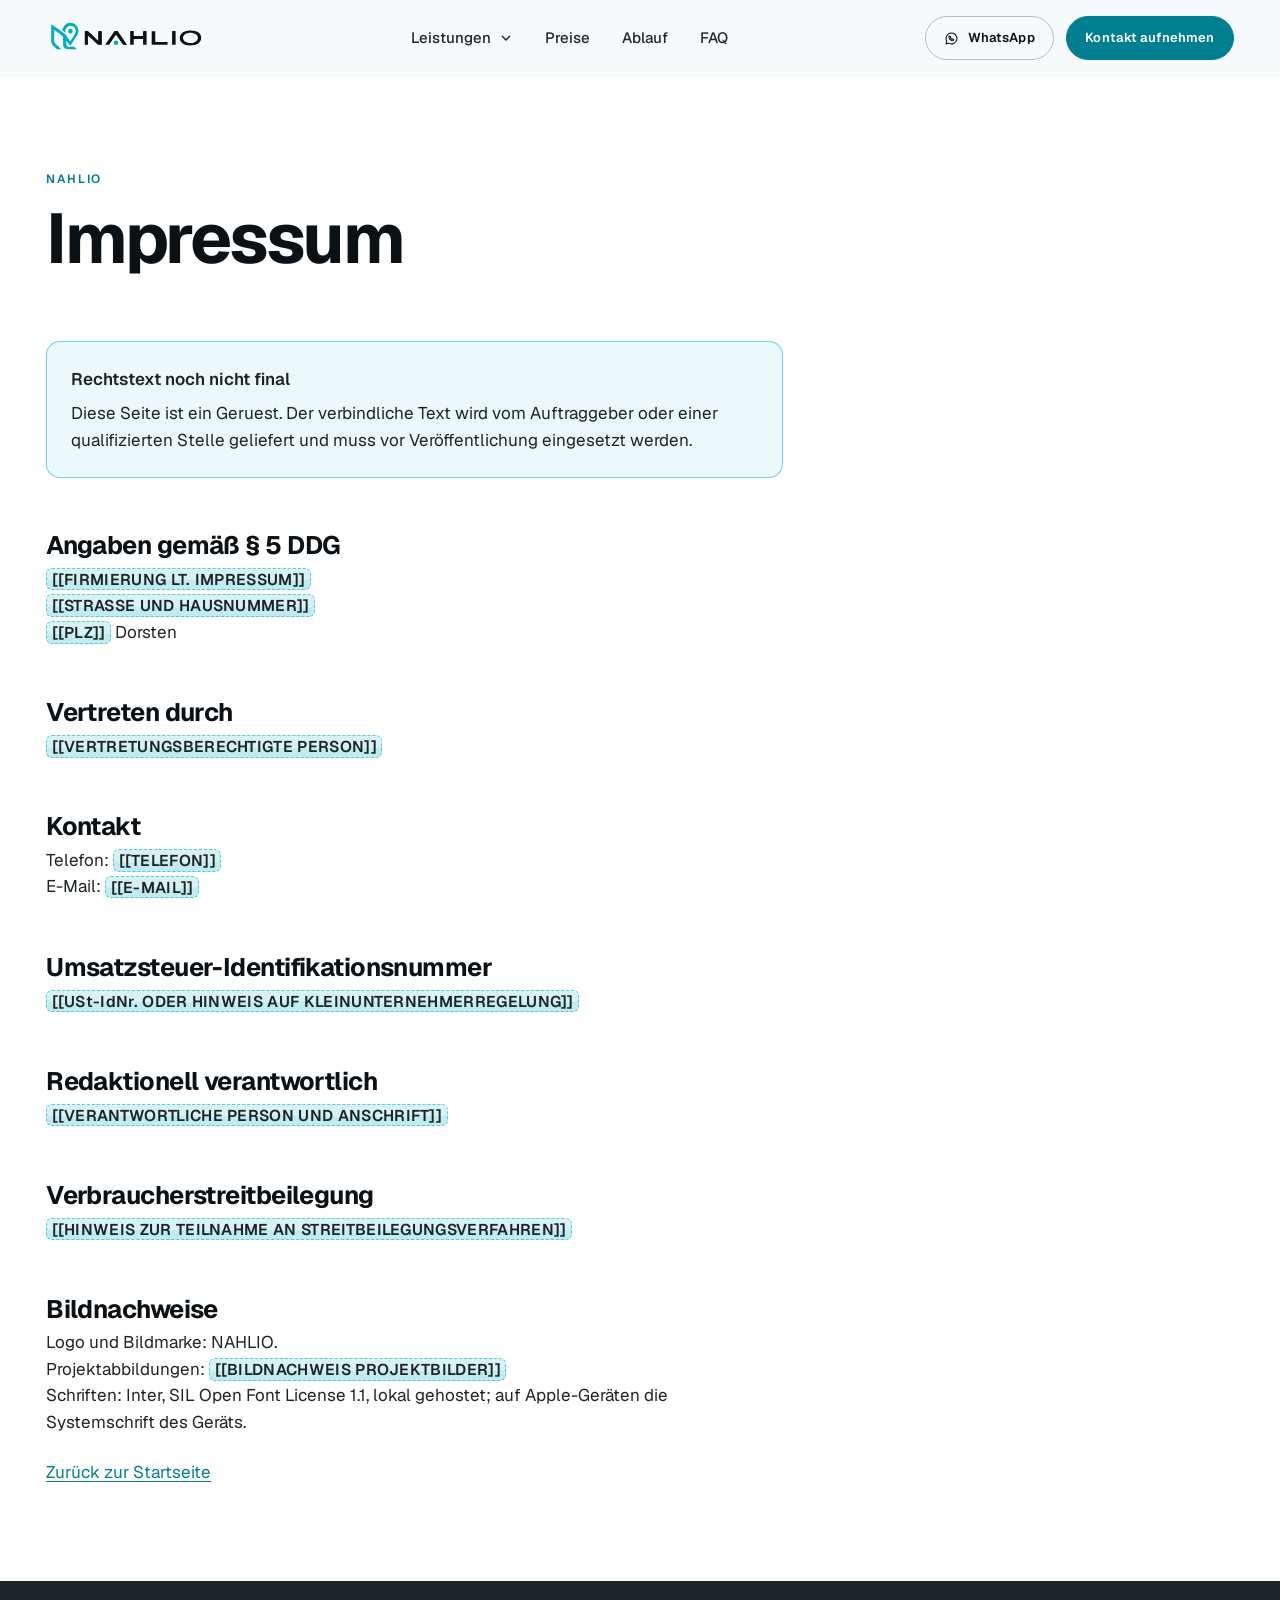
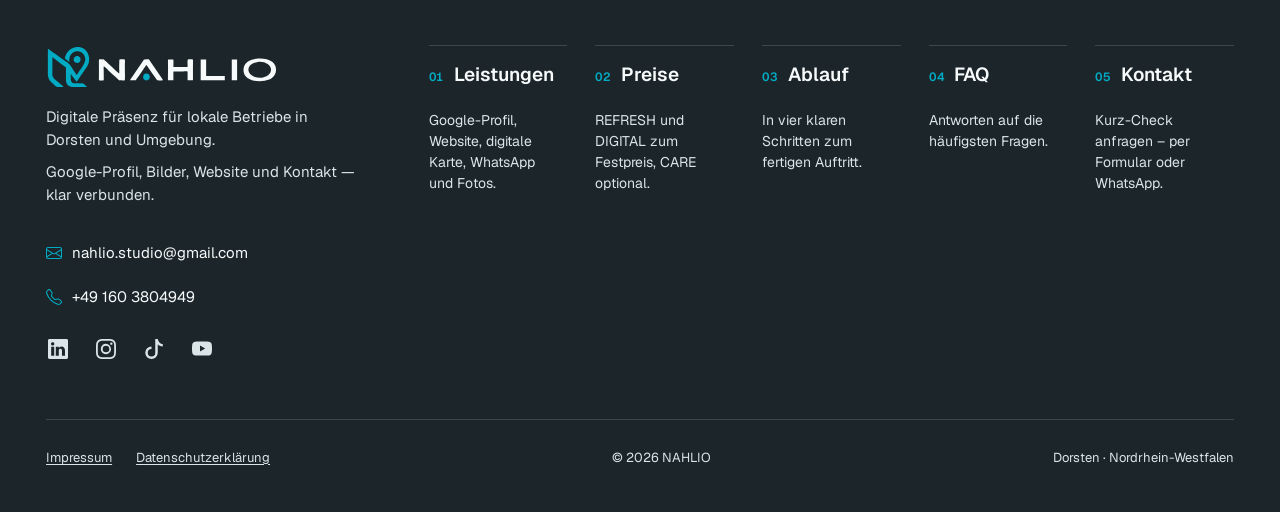
<file: vorschau/nahlio-vorschau-8/impressum.html>
<!doctype html>
<html lang="de">
<head>
<meta charset="utf-8">
<meta name="robots" content="noindex, nofollow">
<meta name="viewport" content="width=device-width, initial-scale=1, viewport-fit=cover">
<title>Impressum — NAHLIO</title>
<meta name="description" content="Impressum von NAHLIO.">
<link rel="canonical" href="https://www.nahlio.de/impressum.html">
<meta name="theme-color" content="#0B1114">
<meta property="og:type" content="website">
<meta property="og:locale" content="de_DE">
<meta property="og:site_name" content="NAHLIO">
<meta property="og:title" content="Impressum — NAHLIO">
<meta property="og:description" content="Impressum von NAHLIO.">
<meta property="og:url" content="https://www.nahlio.de/impressum.html">
<meta name="twitter:card" content="summary_large_image">
<link rel="icon" href="favicon.svg" type="image/svg+xml">
<link rel="icon" href="favicon-32x32.svg" sizes="32x32" type="image/svg+xml">
<link rel="icon" href="favicon-48x48.svg" sizes="48x48" type="image/svg+xml">
<link rel="apple-touch-icon" href="apple-touch-icon.svg">
<link rel="manifest" href="site.webmanifest">
<link rel="preload" href="fonts/geist-latin.woff2" as="font" type="font/woff2" crossorigin>
<link rel="stylesheet" href="css/styles.css?v=ca94b5d751">
<script>(function(d,w){var c=d.documentElement.classList;c.add('js');try{if(!w.matchMedia('(prefers-reduced-motion: reduce)').matches){c.add('motion-ok');var n=w.performance&&w.performance.getEntriesByType?w.performance.getEntriesByType('navigation')[0]:null;if((!w.location.hash||w.location.hash==='#top')&&(!n||n.type==='navigate'))c.add('hero-intro');}}catch(e){c.add('motion-ok');}w.setTimeout(function(){if(!(w.NAHLIO&&w.NAHLIO.popReady))c.remove('motion-ok','hero-intro');},4000);})(document,window);</script>
</head>
<body>
<a class="skip" href="#inhalt">Direkt zum Inhalt</a>
<header class="nav" data-nav data-state="light">
  <div class="nav__bar">
    <div class="nav__inner shell">
      <a class="nav__logo" href="index.html" aria-label="NAHLIO — Startseite"><svg xmlns="http://www.w3.org/2000/svg" viewBox="0 0 1600 519" role="img" aria-label="NAHLIO" class="logo logo--wordmark">
  <path class="logo__type" d="M1432.48 184.25C1462.76 182 1502.46 187.81 1526.39 207.99C1559.88 236.24 1555.58 289.33 1520.03 314.01C1506.62 323.32 1490.66 327.63 1474.78 330.3C1433.56 337.21 1372.14 334.12 1345.88 296.1C1340.73 288.64 1338.02 280.06 1336.66 271.21C1335.5 263.62 1335.52 255.73 1336.73 248.16C1344.17 201.7 1391.67 187.29 1432.48 184.25ZM519.6 283.27C522.12 278.9 520.41 264.07 520.28 258.35C519.95 243.42 519.99 228.34 520.55 213.42C520.81 206.44 519.84 198.38 522.34 191.78C529.47 188.99 548.88 189.75 556.71 190.95C559.6 198.44 557.34 214.85 557.31 223.4C557.21 246.99 558.13 270.54 558.09 294.12C558.08 301.62 558.12 309.12 557.83 316.61C557.69 320.19 558.04 324.14 556.21 327.26C550.56 329.48 536.23 328.1 529.59 328.05C526.63 328.03 522.59 328.77 519.83 327.59C517.68 326.67 515.82 324.02 514.1 322.49C508.27 317.25 502.4 312.03 496.7 306.64C481.7 292.5 466.2 278.9 451.26 264.71C441.09 255.05 431.17 244.2 419.76 236.01C417.31 241.49 418.51 256.7 418.51 263.34C418.51 284.66 419.54 306.1 418.64 327.41C412.36 329.05 393.73 328.87 387.31 327.42C386.48 318.33 387.09 309.07 387.1 299.95C387.13 281.37 387.26 262.78 387.1 244.2C387.01 233.66 387.03 223.12 387.04 212.58C387.04 205.51 386.46 197.85 388.06 190.95C394.65 189.55 402.2 190.47 408.94 190.47C411.88 190.47 415.87 189.77 418.61 190.9C421.52 192.09 424.25 195.82 426.58 197.88C433.2 203.73 439.56 209.85 446.1 215.78C464.27 232.24 481.8 249.41 500 265.85C506.45 271.68 512.65 278.05 519.6 283.27ZM807.14 327.41C802.6 328.75 797.29 328.2 792.51 328.21C784.96 328.22 776.59 328.95 769.21 327.49C745.89 293.9 722.57 260.32 699.25 226.73C691.74 233.08 681.63 251.07 675.51 259.87C659.77 282.5 644.7 305.65 628.6 328.03C616.05 328.03 603.5 328.03 590.95 328.03C591.86 323.6 595.11 319.75 597.67 316.01C602.27 309.25 606.91 302.51 611.57 295.79C628.06 272.02 643.86 247.77 660.6 224.17C666.03 216.52 671.05 208.58 676.4 200.88C678.4 198.01 680.54 193.29 683.43 191.26C685.52 189.79 689.38 190.59 691.84 190.56C696.6 190.5 711.3 189.42 715 190.68C717.59 191.57 719.7 196.45 721.26 198.56C727.56 207.05 733.18 216.08 739.17 224.78C754.35 246.84 768.91 269.29 784.1 291.34C791.29 301.78 802.64 315.87 807.14 327.41ZM874.97 190.55C877.47 198.16 876 220.12 875.93 229.23C875.9 233.06 875.42 236.97 876.55 240.6C907.23 240.6 937.91 240.6 968.59 240.6C969.94 226.65 966.07 204.4 970.36 191.78C976.5 189.05 996.71 189.73 1003.61 190.95C1004.92 195.56 1004.38 201.11 1004.44 205.93C1004.55 216.19 1004.24 226.45 1004.16 236.71C1004 258.62 1004.39 280.54 1004.11 302.44C1004 310.9 1004.76 319.61 1003.85 328.01C992.19 328.01 980.54 328.01 968.88 328.01C968.88 308.67 968.88 289.33 968.88 269.99C961.39 267.75 947.27 269.25 938.95 269.25C918.15 269.25 897.35 269.36 876.55 269.35C874.75 275.32 875.72 282.86 875.72 289.13C875.72 302.07 876.14 315.09 875.63 328.02C864.01 328.02 852.39 328.02 840.77 328.02C839.04 321.09 839.98 312.93 839.98 305.77C839.98 291.63 840.2 277.48 840.38 263.34C840.6 246.7 839.93 230.06 840.18 213.42C840.29 205.92 839.56 197.89 841.21 190.55C852.46 190.55 863.71 190.55 874.97 190.55ZM1293.84 190.49C1293.84 236.32 1293.84 282.14 1293.84 327.96C1282.12 327.96 1270.4 327.96 1258.68 327.96C1258.68 282.14 1258.68 236.32 1258.68 190.49C1270.4 190.49 1282.12 190.49 1293.84 190.49ZM1054.83 191.21C1066.79 191.21 1078.75 191.21 1090.71 191.21C1090.71 227.18 1090.71 263.14 1090.71 299.11C1131.51 299.11 1172.31 299.11 1213.11 299.11C1213.11 308.73 1213.11 318.36 1213.11 327.99C1160.35 327.99 1107.59 327.99 1054.83 327.99C1054.83 282.4 1054.83 236.8 1054.83 191.21ZM1429.27 207.54C1401 211.39 1362.66 230.4 1368.78 265C1369.61 269.7 1371.24 274.18 1373.72 278.28C1382 291.97 1396.05 300.06 1410.73 305.25C1438.98 315.26 1475.26 311.16 1498.9 292.05C1523.4 272.26 1521.59 241.21 1496.46 222.95C1477.55 209.2 1452.23 204.41 1429.27 207.54Z" fill="currentColor" fill-rule="evenodd"/>
  <path class="logo__mark" d="M222.94 346.81C223.1 347.06 223.25 347.32 223.4 347.57C225.9 347.71 228.39 347.85 230.89 347.99C231.03 347.72 231.17 347.45 231.31 347.18C239.9 347.17 248.5 347.16 257.1 347.15C257.24 347.42 257.38 347.69 257.51 347.96C261.95 347.97 266.39 347.97 270.83 347.97C270.97 347.7 271.1 347.43 271.24 347.15C275.06 347.26 279.06 347 282.72 348.35C292.29 351.89 301.44 364.35 308.68 371.5C297.22 372 285.65 371.66 274.15 371.66C265.83 371.66 257.51 371.66 249.19 371.66C223.35 371.66 191.68 377.09 176.82 350.27C174.85 346.71 173.16 343.02 172.27 339.03C170.19 329.73 170.72 320.25 170.72 310.76C170.72 297.45 170.68 284.14 170.81 270.83C170.87 264.73 170.83 258.62 170.82 252.52C170.81 250.04 171.42 246.67 170.46 244.34C169.59 242.22 165.89 240.39 164.11 239.02C158.14 234.44 152.2 229.83 146.26 225.22C125.16 208.89 104.53 191.7 82.79 176.24C80.56 179.54 81.75 186.02 81.75 190.12C81.73 202.32 81.75 214.53 81.75 226.73C81.75 242.54 81.87 258.35 81.76 274.15C81.69 284.2 80.7 294.85 84.55 304.39C88.81 314.92 99.04 321.94 107.36 329.04C117.67 337.84 127.87 346.79 138.07 355.72C143.71 360.66 149.77 365.31 155.01 370.67C149.1 372.9 130.01 371.8 122.72 371.79C118.65 371.79 113.59 372.37 109.77 370.69C102.84 367.66 96.88 360 91.47 354.91C80.04 344.18 66.45 335.06 59.32 320.52C48.91 299.27 52.33 273.93 52.33 250.86C52.33 207.64 51.21 164.26 52.42 121.06C58.35 122.71 64.07 128.33 69.02 131.9C80.81 140.38 92.84 148.54 104.6 157.07C125.01 171.88 145.4 186.74 165.9 201.42C175.52 208.31 186.45 214.86 194.53 223.58C202.25 231.92 207.82 242.07 214.09 251.47C219.64 259.81 225.09 268.23 230.46 276.69C233.77 281.91 236.88 287.64 240.87 292.35C246.19 288.34 255.23 272.1 259.49 265.7C273.13 245.2 294.06 220.08 297.05 195.47C298.58 192.54 298.52 186.97 297.05 183.99C295.64 174.07 292.62 164.59 286.58 156.48C269.06 132.98 235.43 130.53 213.08 148.58C196.4 162.06 191.12 182.39 192.36 203.02C192.3 203.71 192.23 204.4 192.17 205.1C191.55 205.28 190.93 205.46 190.32 205.64C181.33 198.8 172.35 191.96 163.36 185.13C168.98 139.95 210.79 102.19 257.48 109.21C266.38 110.55 274.76 113.7 282.62 117.98C290.33 122.17 297.19 127.66 302.88 134.35C309.23 141.8 314.32 150.23 317.71 159.44C320.26 166.36 322.06 173.62 322.76 180.97C325.68 211.74 315.04 229.14 298.46 253.13C291.66 262.97 284.86 272.8 278.16 282.7C269.64 295.26 260.91 307.73 252.63 320.46C248.96 326.11 245.46 332.09 241.29 337.39C228.39 320.35 215.5 303.31 202.6 286.27C202.06 293.82 202.45 301.52 202.45 309.1C202.45 327.32 202.25 341.74 222.94 346.81ZM266.85 187.21C266.6 187.35 266.36 187.48 266.11 187.62C266.23 189.98 266.34 192.34 266.46 194.7C264 221.69 220.8 218.77 221 190.95C221.12 175.09 237.27 163.86 252.2 169.28C260.36 172.25 264.65 179.31 266.85 187.21ZM699.38 283.31C728.68 283.66 728.34 328.88 698.49 328.39C669.3 327.9 670.04 282.96 699.38 283.31Z" fill="#01ABC3" fill-rule="evenodd"/>
  <path class="logo__mark" d="M297.05 183.99C298.52 186.97 298.58 192.54 297.05 195.47C297.05 191.64 297.05 187.82 297.05 183.99ZM266.85 187.21C266.96 189.56 267.07 191.92 267.18 194.28C266.94 194.42 266.7 194.56 266.46 194.7C266.34 192.34 266.23 189.98 266.11 187.62C266.36 187.48 266.6 187.35 266.85 187.21ZM192.36 203.02C192.6 203.15 192.84 203.29 193.08 203.43C193.23 204.82 193.38 206.21 193.54 207.59C191.79 207.26 191.37 207.09 190.32 205.64C190.93 205.46 191.55 205.28 192.17 205.1C192.23 204.4 192.3 203.71 192.36 203.02ZM222.94 346.81C225.73 346.93 228.52 347.06 231.31 347.18C231.17 347.45 231.03 347.72 230.89 347.99C228.39 347.85 225.9 347.71 223.4 347.57C223.25 347.32 223.1 347.06 222.94 346.81ZM257.1 347.15C261.81 347.15 266.53 347.15 271.24 347.15C271.1 347.43 270.97 347.7 270.83 347.97C266.39 347.97 261.95 347.97 257.51 347.96C257.38 347.69 257.24 347.42 257.1 347.15Z" fill="#01ABC3" fill-rule="evenodd"/>
</svg></a>
      <nav class="nav__links" aria-label="Hauptnavigation">
        <ul class="nav__list"><li class="nav__item nav__item--sub" data-nav-sub><span class="nav__subhead"><a class="nav__link" data-nav-link href="index.html#beispiele">Leistungen</a><button class="nav__subbtn" type="button" aria-expanded="false" aria-controls="nav-sub" data-nav-subbtn><span class="visually-hidden">Leistungen anzeigen</span><svg viewBox="0 0 24 24" aria-hidden="true" focusable="false"><path d="m6.5 9.5 5.5 5.5 5.5-5.5"/></svg></button></span><div class="nav__sub" id="nav-sub" data-nav-subpanel><ul class="nav__sublist"><li><a class="nav__sublink" href="index.html?leistung=google#beispiele" data-show-slide="google"><span class="nav__sublink-ic" aria-hidden="true"><svg viewBox="0 0 24 24" focusable="false"><path class="d" d="M12 21.2s-6.8-6.2-6.8-11.6a6.8 6.8 0 0 1 13.6 0c0 5.4-6.8 11.6-6.8 11.6z"/><path d="M12 21.2s-6.8-6.2-6.8-11.6a6.8 6.8 0 0 1 13.6 0c0 5.4-6.8 11.6-6.8 11.6z"/><path d="m12 6.4 1.05 2.15 2.35.34-1.7 1.66.4 2.34L12 11.8l-2.1 1.1.4-2.34-1.7-1.66 2.35-.34z"/></svg></span><span class="nav__sublink-txt"><b>Google-Profil</b><small>Informationen, Leistungen und Kontakt</small></span></a></li><li><a class="nav__sublink" href="index.html?leistung=website#beispiele" data-show-slide="website"><span class="nav__sublink-ic" aria-hidden="true"><svg viewBox="0 0 24 24" focusable="false"><rect class="d" x="3" y="4.5" width="18" height="15" rx="1.6"/><rect x="3" y="4.5" width="18" height="15" rx="1.6"/><path d="M3 8.5h18M5.6 6.5h.01M7.8 6.5h.01"/><rect x="6" y="11" width="6" height="5.5" rx=".6"/><path d="M14.5 11.6h3.5M14.5 14h3.5M14.5 16.4h2.2"/></svg></span><span class="nav__sublink-txt"><b>One-Page-Website</b><small>Ihr Betrieb auf einer Seite</small></span></a></li><li><a class="nav__sublink" href="index.html?leistung=karte#beispiele" data-show-slide="karte"><span class="nav__sublink-ic" aria-hidden="true"><svg viewBox="0 0 24 24" focusable="false"><rect class="d" x="5" y="3" width="14" height="18" rx="1.8"/><rect x="5" y="3" width="14" height="18" rx="1.8"/><path d="M9 7h6M8.2 10.8h5M15.6 10.8h.4M8.2 13.8h5M15.6 13.8h.4M8.2 16.8h5M15.6 16.8h.4"/></svg></span><span class="nav__sublink-txt"><b>Digitale Karte</b><small>Menüs, Preise und Leistungen</small></span></a></li><li><a class="nav__sublink" href="index.html?leistung=kontakt#beispiele" data-show-slide="kontakt"><span class="nav__sublink-ic" aria-hidden="true"><svg viewBox="0 0 24 24" focusable="false"><path class="d" d="M4 5h16v11h-8.4L7 19.8V16H4z"/><path d="M4 5h16v11h-8.4L7 19.8V16H4z"/><path d="M7.4 8.6h9.2M7.4 11.6h4.4"/><path d="m13.4 11.9 1.2 1.2 2.6-2.8"/></svg></span><span class="nav__sublink-txt"><b>Kontakt &amp; WhatsApp</b><small>Einfach schreiben und anfragen</small></span></a></li><li><a class="nav__sublink" href="index.html?leistung=fotos#beispiele" data-show-slide="fotos"><span class="nav__sublink-ic" aria-hidden="true"><svg viewBox="0 0 24 24" focusable="false"><rect class="d" x="2.5" y="6.5" width="13.5" height="11" rx="1.6"/><rect x="2.5" y="6.5" width="13.5" height="11" rx="1.6"/><path d="m16 10.4 5.5-3v9.2l-5.5-3"/><circle cx="9.2" cy="12" r="2.6"/></svg></span><span class="nav__sublink-txt"><b>Fotos &amp; Kurzvideos</b><small>Ihr Betrieb authentisch im Bild</small></span></a></li></ul></div></li><li class="nav__item"><a class="nav__link" data-nav-link href="index.html#preise">Preise</a></li><li class="nav__item"><a class="nav__link" data-nav-link href="index.html#ablauf">Ablauf</a></li><li class="nav__item"><a class="nav__link" data-nav-link href="index.html#fragen">FAQ</a></li></ul>
      </nav>
      <div class="nav__actions">
        <a class="btn btn--sm btn--wa nav__wa" href="https://wa.me/491603804949?text=Hallo%20NAHLIO%2C%20ich%20m%C3%B6chte%20meinen%20Online-Auftritt%20verbessern%20und%20mein%20Vorhaben%20mit%20Ihnen%20besprechen."><svg class="wa-ico" viewBox="0 0 24 24" aria-hidden="true" focusable="false"><path d="M12 3.2a8.7 8.7 0 0 0-7.5 13.1L3.3 20.7l4.5-1.2A8.7 8.7 0 1 0 12 3.2z"/><path d="M9.2 8.6c.2-.4.5-.4.8-.3l.9 2c0 .3-.3.6-.5.8.5 1 1.3 1.8 2.3 2.3.2-.2.5-.6.8-.5l2 .9c.1.3.1.6-.2 1-.5.8-1.5 1-2.6.7-2.4-.7-4.2-2.5-4.9-4.9-.3-1 0-1.6.4-2z"/></svg><span>WhatsApp</span></a>
        <a class="btn btn--sm nav__cta" href="index.html#kontakt">Kontakt aufnehmen</a>
      </div>
      <button class="nav__toggle" type="button" data-nav-toggle
              aria-expanded="false" aria-controls="nav-panel"
              aria-label="Menü öffnen" data-label-open="Menü öffnen" data-label-close="Menü schließen">
        <span class="nav__toggle-bars" aria-hidden="true"></span>
      </button>
    </div>
  </div>
  <nav class="nav__panel" id="nav-panel" aria-label="Hauptnavigation" hidden>
    <div class="nav__panel-group" data-nav-panel-sub><span class="nav__panel-row"><a class="nav__panel-link" data-nav-panel-link href="index.html#beispiele">Leistungen</a><button class="nav__panel-subbtn" type="button" aria-expanded="false" aria-controls="nav-panel-sub" data-nav-panel-subbtn><span class="visually-hidden">Leistungen anzeigen</span><svg viewBox="0 0 24 24" aria-hidden="true" focusable="false"><path d="m6.5 9.5 5.5 5.5 5.5-5.5"/></svg></button></span><ul class="nav__panel-sub" id="nav-panel-sub" hidden><li><a class="nav__panel-sublink" href="index.html?leistung=google#beispiele" data-show-slide="google"><span class="nav__panel-sublink-ic" aria-hidden="true"><svg viewBox="0 0 24 24" focusable="false"><path class="d" d="M12 21.2s-6.8-6.2-6.8-11.6a6.8 6.8 0 0 1 13.6 0c0 5.4-6.8 11.6-6.8 11.6z"/><path d="M12 21.2s-6.8-6.2-6.8-11.6a6.8 6.8 0 0 1 13.6 0c0 5.4-6.8 11.6-6.8 11.6z"/><path d="m12 6.4 1.05 2.15 2.35.34-1.7 1.66.4 2.34L12 11.8l-2.1 1.1.4-2.34-1.7-1.66 2.35-.34z"/></svg></span><span class="nav__panel-sublink-txt"><b>Google-Profil</b><small>Informationen, Leistungen und Kontakt</small></span></a></li><li><a class="nav__panel-sublink" href="index.html?leistung=website#beispiele" data-show-slide="website"><span class="nav__panel-sublink-ic" aria-hidden="true"><svg viewBox="0 0 24 24" focusable="false"><rect class="d" x="3" y="4.5" width="18" height="15" rx="1.6"/><rect x="3" y="4.5" width="18" height="15" rx="1.6"/><path d="M3 8.5h18M5.6 6.5h.01M7.8 6.5h.01"/><rect x="6" y="11" width="6" height="5.5" rx=".6"/><path d="M14.5 11.6h3.5M14.5 14h3.5M14.5 16.4h2.2"/></svg></span><span class="nav__panel-sublink-txt"><b>One-Page-Website</b><small>Ihr Betrieb auf einer Seite</small></span></a></li><li><a class="nav__panel-sublink" href="index.html?leistung=karte#beispiele" data-show-slide="karte"><span class="nav__panel-sublink-ic" aria-hidden="true"><svg viewBox="0 0 24 24" focusable="false"><rect class="d" x="5" y="3" width="14" height="18" rx="1.8"/><rect x="5" y="3" width="14" height="18" rx="1.8"/><path d="M9 7h6M8.2 10.8h5M15.6 10.8h.4M8.2 13.8h5M15.6 13.8h.4M8.2 16.8h5M15.6 16.8h.4"/></svg></span><span class="nav__panel-sublink-txt"><b>Digitale Karte</b><small>Menüs, Preise und Leistungen</small></span></a></li><li><a class="nav__panel-sublink" href="index.html?leistung=kontakt#beispiele" data-show-slide="kontakt"><span class="nav__panel-sublink-ic" aria-hidden="true"><svg viewBox="0 0 24 24" focusable="false"><path class="d" d="M4 5h16v11h-8.4L7 19.8V16H4z"/><path d="M4 5h16v11h-8.4L7 19.8V16H4z"/><path d="M7.4 8.6h9.2M7.4 11.6h4.4"/><path d="m13.4 11.9 1.2 1.2 2.6-2.8"/></svg></span><span class="nav__panel-sublink-txt"><b>Kontakt &amp; WhatsApp</b><small>Einfach schreiben und anfragen</small></span></a></li><li><a class="nav__panel-sublink" href="index.html?leistung=fotos#beispiele" data-show-slide="fotos"><span class="nav__panel-sublink-ic" aria-hidden="true"><svg viewBox="0 0 24 24" focusable="false"><rect class="d" x="2.5" y="6.5" width="13.5" height="11" rx="1.6"/><rect x="2.5" y="6.5" width="13.5" height="11" rx="1.6"/><path d="m16 10.4 5.5-3v9.2l-5.5-3"/><circle cx="9.2" cy="12" r="2.6"/></svg></span><span class="nav__panel-sublink-txt"><b>Fotos &amp; Kurzvideos</b><small>Ihr Betrieb authentisch im Bild</small></span></a></li></ul></div><a class="nav__panel-link" data-nav-panel-link href="index.html#preise">Preise</a><a class="nav__panel-link" data-nav-panel-link href="index.html#ablauf">Ablauf</a><a class="nav__panel-link" data-nav-panel-link href="index.html#fragen">FAQ</a>
    <div class="nav__panel-cta">
      <a class="btn" href="index.html#kontakt">Kontakt aufnehmen</a>
      <a class="btn btn--wa" href="https://wa.me/491603804949?text=Hallo%20NAHLIO%2C%20ich%20m%C3%B6chte%20meinen%20Online-Auftritt%20verbessern%20und%20mein%20Vorhaben%20mit%20Ihnen%20besprechen."><svg class="wa-ico" viewBox="0 0 24 24" aria-hidden="true" focusable="false"><path d="M12 3.2a8.7 8.7 0 0 0-7.5 13.1L3.3 20.7l4.5-1.2A8.7 8.7 0 1 0 12 3.2z"/><path d="M9.2 8.6c.2-.4.5-.4.8-.3l.9 2c0 .3-.3.6-.5.8.5 1 1.3 1.8 2.3 2.3.2-.2.5-.6.8-.5l2 .9c.1.3.1.6-.2 1-.5.8-1.5 1-2.6.7-2.4-.7-4.2-2.5-4.9-4.9-.3-1 0-1.6.4-2z"/></svg><span>WhatsApp</span></a>
    </div>
  </nav>
</header>
<main id="inhalt">
  <section class="section" data-theme="white" data-nav-theme="light">
    <div class="shell">
      <header class="sec-head rail-inset">
        <p class="t-label">NAHLIO</p>
        <h1 class="t-h1 sec-head__title">Impressum</h1>
      </header>
      <div class="legal rail-inset">
        <div class="legal__warning">
          <p><strong>Rechtstext noch nicht final</strong></p>
          <p>Diese Seite ist ein Geruest. Der verbindliche Text wird vom Auftraggeber oder einer qualifizierten Stelle geliefert und muss vor Veröffentlichung eingesetzt werden.</p>
        </div>
        <section><h2>Angaben gemäß § 5 DDG</h2><p><span class="ph">[[FIRMIERUNG LT. IMPRESSUM]]</span></p><p><span class="ph">[[STRASSE UND HAUSNUMMER]]</span></p><p><span class="ph">[[PLZ]]</span> Dorsten</p></section><section><h2>Vertreten durch</h2><p><span class="ph">[[VERTRETUNGSBERECHTIGTE PERSON]]</span></p></section><section><h2>Kontakt</h2><p>Telefon: <span class="ph">[[TELEFON]]</span></p><p>E-Mail: <span class="ph">[[E-MAIL]]</span></p></section><section><h2>Umsatzsteuer-Identifikationsnummer</h2><p><span class="ph">[[USt-IdNr. ODER HINWEIS AUF KLEINUNTERNEHMERREGELUNG]]</span></p></section><section><h2>Redaktionell verantwortlich</h2><p><span class="ph">[[VERANTWORTLICHE PERSON UND ANSCHRIFT]]</span></p></section><section><h2>Verbraucherstreitbeilegung</h2><p><span class="ph">[[HINWEIS ZUR TEILNAHME AN STREITBEILEGUNGSVERFAHREN]]</span></p></section><section><h2>Bildnachweise</h2><p>Logo und Bildmarke: NAHLIO.</p><p>Projektabbildungen: <span class="ph">[[BILDNACHWEIS PROJEKTBILDER]]</span></p><p>Schriften: Inter, SIL Open Font License 1.1, lokal gehostet; auf Apple-Geräten die Systemschrift des Geräts.</p></section>
        <p><a href="index.html">Zurück zur Startseite</a></p>
      </div>
    </div>
  </section>
</main>
<footer class="footer" data-theme="graphite">
  <div class="shell">
    <div class="footer__grid">
      <div class="footer__brand">
        <div class="footer__logo"><svg xmlns="http://www.w3.org/2000/svg" viewBox="40 96 1522 289" role="img" aria-label="NAHLIO" class="logo logo--wordmark">
  <path class="logo__type" d="M1432.48 184.25C1462.76 182 1502.46 187.81 1526.39 207.99C1559.88 236.24 1555.58 289.33 1520.03 314.01C1506.62 323.32 1490.66 327.63 1474.78 330.3C1433.56 337.21 1372.14 334.12 1345.88 296.1C1340.73 288.64 1338.02 280.06 1336.66 271.21C1335.5 263.62 1335.52 255.73 1336.73 248.16C1344.17 201.7 1391.67 187.29 1432.48 184.25ZM519.6 283.27C522.12 278.9 520.41 264.07 520.28 258.35C519.95 243.42 519.99 228.34 520.55 213.42C520.81 206.44 519.84 198.38 522.34 191.78C529.47 188.99 548.88 189.75 556.71 190.95C559.6 198.44 557.34 214.85 557.31 223.4C557.21 246.99 558.13 270.54 558.09 294.12C558.08 301.62 558.12 309.12 557.83 316.61C557.69 320.19 558.04 324.14 556.21 327.26C550.56 329.48 536.23 328.1 529.59 328.05C526.63 328.03 522.59 328.77 519.83 327.59C517.68 326.67 515.82 324.02 514.1 322.49C508.27 317.25 502.4 312.03 496.7 306.64C481.7 292.5 466.2 278.9 451.26 264.71C441.09 255.05 431.17 244.2 419.76 236.01C417.31 241.49 418.51 256.7 418.51 263.34C418.51 284.66 419.54 306.1 418.64 327.41C412.36 329.05 393.73 328.87 387.31 327.42C386.48 318.33 387.09 309.07 387.1 299.95C387.13 281.37 387.26 262.78 387.1 244.2C387.01 233.66 387.03 223.12 387.04 212.58C387.04 205.51 386.46 197.85 388.06 190.95C394.65 189.55 402.2 190.47 408.94 190.47C411.88 190.47 415.87 189.77 418.61 190.9C421.52 192.09 424.25 195.82 426.58 197.88C433.2 203.73 439.56 209.85 446.1 215.78C464.27 232.24 481.8 249.41 500 265.85C506.45 271.68 512.65 278.05 519.6 283.27ZM807.14 327.41C802.6 328.75 797.29 328.2 792.51 328.21C784.96 328.22 776.59 328.95 769.21 327.49C745.89 293.9 722.57 260.32 699.25 226.73C691.74 233.08 681.63 251.07 675.51 259.87C659.77 282.5 644.7 305.65 628.6 328.03C616.05 328.03 603.5 328.03 590.95 328.03C591.86 323.6 595.11 319.75 597.67 316.01C602.27 309.25 606.91 302.51 611.57 295.79C628.06 272.02 643.86 247.77 660.6 224.17C666.03 216.52 671.05 208.58 676.4 200.88C678.4 198.01 680.54 193.29 683.43 191.26C685.52 189.79 689.38 190.59 691.84 190.56C696.6 190.5 711.3 189.42 715 190.68C717.59 191.57 719.7 196.45 721.26 198.56C727.56 207.05 733.18 216.08 739.17 224.78C754.35 246.84 768.91 269.29 784.1 291.34C791.29 301.78 802.64 315.87 807.14 327.41ZM874.97 190.55C877.47 198.16 876 220.12 875.93 229.23C875.9 233.06 875.42 236.97 876.55 240.6C907.23 240.6 937.91 240.6 968.59 240.6C969.94 226.65 966.07 204.4 970.36 191.78C976.5 189.05 996.71 189.73 1003.61 190.95C1004.92 195.56 1004.38 201.11 1004.44 205.93C1004.55 216.19 1004.24 226.45 1004.16 236.71C1004 258.62 1004.39 280.54 1004.11 302.44C1004 310.9 1004.76 319.61 1003.85 328.01C992.19 328.01 980.54 328.01 968.88 328.01C968.88 308.67 968.88 289.33 968.88 269.99C961.39 267.75 947.27 269.25 938.95 269.25C918.15 269.25 897.35 269.36 876.55 269.35C874.75 275.32 875.72 282.86 875.72 289.13C875.72 302.07 876.14 315.09 875.63 328.02C864.01 328.02 852.39 328.02 840.77 328.02C839.04 321.09 839.98 312.93 839.98 305.77C839.98 291.63 840.2 277.48 840.38 263.34C840.6 246.7 839.93 230.06 840.18 213.42C840.29 205.92 839.56 197.89 841.21 190.55C852.46 190.55 863.71 190.55 874.97 190.55ZM1293.84 190.49C1293.84 236.32 1293.84 282.14 1293.84 327.96C1282.12 327.96 1270.4 327.96 1258.68 327.96C1258.68 282.14 1258.68 236.32 1258.68 190.49C1270.4 190.49 1282.12 190.49 1293.84 190.49ZM1054.83 191.21C1066.79 191.21 1078.75 191.21 1090.71 191.21C1090.71 227.18 1090.71 263.14 1090.71 299.11C1131.51 299.11 1172.31 299.11 1213.11 299.11C1213.11 308.73 1213.11 318.36 1213.11 327.99C1160.35 327.99 1107.59 327.99 1054.83 327.99C1054.83 282.4 1054.83 236.8 1054.83 191.21ZM1429.27 207.54C1401 211.39 1362.66 230.4 1368.78 265C1369.61 269.7 1371.24 274.18 1373.72 278.28C1382 291.97 1396.05 300.06 1410.73 305.25C1438.98 315.26 1475.26 311.16 1498.9 292.05C1523.4 272.26 1521.59 241.21 1496.46 222.95C1477.55 209.2 1452.23 204.41 1429.27 207.54Z" fill="currentColor" fill-rule="evenodd"/>
  <path class="logo__mark" d="M222.94 346.81C223.1 347.06 223.25 347.32 223.4 347.57C225.9 347.71 228.39 347.85 230.89 347.99C231.03 347.72 231.17 347.45 231.31 347.18C239.9 347.17 248.5 347.16 257.1 347.15C257.24 347.42 257.38 347.69 257.51 347.96C261.95 347.97 266.39 347.97 270.83 347.97C270.97 347.7 271.1 347.43 271.24 347.15C275.06 347.26 279.06 347 282.72 348.35C292.29 351.89 301.44 364.35 308.68 371.5C297.22 372 285.65 371.66 274.15 371.66C265.83 371.66 257.51 371.66 249.19 371.66C223.35 371.66 191.68 377.09 176.82 350.27C174.85 346.71 173.16 343.02 172.27 339.03C170.19 329.73 170.72 320.25 170.72 310.76C170.72 297.45 170.68 284.14 170.81 270.83C170.87 264.73 170.83 258.62 170.82 252.52C170.81 250.04 171.42 246.67 170.46 244.34C169.59 242.22 165.89 240.39 164.11 239.02C158.14 234.44 152.2 229.83 146.26 225.22C125.16 208.89 104.53 191.7 82.79 176.24C80.56 179.54 81.75 186.02 81.75 190.12C81.73 202.32 81.75 214.53 81.75 226.73C81.75 242.54 81.87 258.35 81.76 274.15C81.69 284.2 80.7 294.85 84.55 304.39C88.81 314.92 99.04 321.94 107.36 329.04C117.67 337.84 127.87 346.79 138.07 355.72C143.71 360.66 149.77 365.31 155.01 370.67C149.1 372.9 130.01 371.8 122.72 371.79C118.65 371.79 113.59 372.37 109.77 370.69C102.84 367.66 96.88 360 91.47 354.91C80.04 344.18 66.45 335.06 59.32 320.52C48.91 299.27 52.33 273.93 52.33 250.86C52.33 207.64 51.21 164.26 52.42 121.06C58.35 122.71 64.07 128.33 69.02 131.9C80.81 140.38 92.84 148.54 104.6 157.07C125.01 171.88 145.4 186.74 165.9 201.42C175.52 208.31 186.45 214.86 194.53 223.58C202.25 231.92 207.82 242.07 214.09 251.47C219.64 259.81 225.09 268.23 230.46 276.69C233.77 281.91 236.88 287.64 240.87 292.35C246.19 288.34 255.23 272.1 259.49 265.7C273.13 245.2 294.06 220.08 297.05 195.47C298.58 192.54 298.52 186.97 297.05 183.99C295.64 174.07 292.62 164.59 286.58 156.48C269.06 132.98 235.43 130.53 213.08 148.58C196.4 162.06 191.12 182.39 192.36 203.02C192.3 203.71 192.23 204.4 192.17 205.1C191.55 205.28 190.93 205.46 190.32 205.64C181.33 198.8 172.35 191.96 163.36 185.13C168.98 139.95 210.79 102.19 257.48 109.21C266.38 110.55 274.76 113.7 282.62 117.98C290.33 122.17 297.19 127.66 302.88 134.35C309.23 141.8 314.32 150.23 317.71 159.44C320.26 166.36 322.06 173.62 322.76 180.97C325.68 211.74 315.04 229.14 298.46 253.13C291.66 262.97 284.86 272.8 278.16 282.7C269.64 295.26 260.91 307.73 252.63 320.46C248.96 326.11 245.46 332.09 241.29 337.39C228.39 320.35 215.5 303.31 202.6 286.27C202.06 293.82 202.45 301.52 202.45 309.1C202.45 327.32 202.25 341.74 222.94 346.81ZM266.85 187.21C266.6 187.35 266.36 187.48 266.11 187.62C266.23 189.98 266.34 192.34 266.46 194.7C264 221.69 220.8 218.77 221 190.95C221.12 175.09 237.27 163.86 252.2 169.28C260.36 172.25 264.65 179.31 266.85 187.21ZM699.38 283.31C728.68 283.66 728.34 328.88 698.49 328.39C669.3 327.9 670.04 282.96 699.38 283.31Z" fill="#01ABC3" fill-rule="evenodd"/>
  <path class="logo__mark" d="M297.05 183.99C298.52 186.97 298.58 192.54 297.05 195.47C297.05 191.64 297.05 187.82 297.05 183.99ZM266.85 187.21C266.96 189.56 267.07 191.92 267.18 194.28C266.94 194.42 266.7 194.56 266.46 194.7C266.34 192.34 266.23 189.98 266.11 187.62C266.36 187.48 266.6 187.35 266.85 187.21ZM192.36 203.02C192.6 203.15 192.84 203.29 193.08 203.43C193.23 204.82 193.38 206.21 193.54 207.59C191.79 207.26 191.37 207.09 190.32 205.64C190.93 205.46 191.55 205.28 192.17 205.1C192.23 204.4 192.3 203.71 192.36 203.02ZM222.94 346.81C225.73 346.93 228.52 347.06 231.31 347.18C231.17 347.45 231.03 347.72 230.89 347.99C228.39 347.85 225.9 347.71 223.4 347.57C223.25 347.32 223.1 347.06 222.94 346.81ZM257.1 347.15C261.81 347.15 266.53 347.15 271.24 347.15C271.1 347.43 270.97 347.7 270.83 347.97C266.39 347.97 261.95 347.97 257.51 347.96C257.38 347.69 257.24 347.42 257.1 347.15Z" fill="#01ABC3" fill-rule="evenodd"/>
</svg></div>
        <p class="footer__claim">Digitale Präsenz für lokale Betriebe in Dorsten und Umgebung.</p>
        <p class="footer__claim footer__claim--2">Google-Profil, Bilder, Website und Kontakt — klar verbunden.</p>
        <address class="footer__contact" aria-label="Kontakt"><a class="footer__contact-link" href="mailto:nahlio.studio@gmail.com"><svg aria-hidden="true" focusable="false" xmlns="http://www.w3.org/2000/svg" width="16" height="16" fill="currentColor" class="bi bi-envelope" viewBox="0 0 16 16">
  <path d="M0 4a2 2 0 0 1 2-2h12a2 2 0 0 1 2 2v8a2 2 0 0 1-2 2H2a2 2 0 0 1-2-2zm2-1a1 1 0 0 0-1 1v.217l7 4.2 7-4.2V4a1 1 0 0 0-1-1zm13 2.383-4.708 2.825L15 11.105zm-.034 6.876-5.64-3.471L8 9.583l-1.326-.795-5.64 3.47A1 1 0 0 0 2 13h12a1 1 0 0 0 .966-.741M1 11.105l4.708-2.897L1 5.383z"/>
</svg><span class="visually-hidden">E-Mail: </span>nahlio.studio@gmail.com</a><a class="footer__contact-link" href="tel:+491603804949"><svg aria-hidden="true" focusable="false" xmlns="http://www.w3.org/2000/svg" width="16" height="16" fill="currentColor" class="bi bi-telephone" viewBox="0 0 16 16">
  <path d="M3.654 1.328a.678.678 0 0 0-1.015-.063L1.605 2.3c-.483.484-.661 1.169-.45 1.77a17.6 17.6 0 0 0 4.168 6.608 17.6 17.6 0 0 0 6.608 4.168c.601.211 1.286.033 1.77-.45l1.034-1.034a.678.678 0 0 0-.063-1.015l-2.307-1.794a.68.68 0 0 0-.58-.122l-2.19.547a1.75 1.75 0 0 1-1.657-.459L5.482 8.062a1.75 1.75 0 0 1-.46-1.657l.548-2.19a.68.68 0 0 0-.122-.58zM1.884.511a1.745 1.745 0 0 1 2.612.163L6.29 2.98c.329.423.445.974.315 1.494l-.547 2.19a.68.68 0 0 0 .178.643l2.457 2.457a.68.68 0 0 0 .644.178l2.189-.547a1.75 1.75 0 0 1 1.494.315l2.306 1.794c.829.645.905 1.87.163 2.611l-1.034 1.034c-.74.74-1.846 1.065-2.877.702a18.6 18.6 0 0 1-7.01-4.42 18.6 18.6 0 0 1-4.42-7.009c-.362-1.03-.037-2.137.703-2.877z"/>
</svg><span class="visually-hidden">Telefon: </span>+49 160 3804949</a></address><ul class="footer__social" aria-label="NAHLIO in sozialen Netzwerken"><li><a class="footer__social-link" href="https://www.linkedin.com/in/artem-yakovlev-938697430" target="_blank" rel="noopener noreferrer" aria-label="NAHLIO auf LinkedIn (öffnet in neuem Tab)"><svg aria-hidden="true" focusable="false" xmlns="http://www.w3.org/2000/svg" width="16" height="16" fill="currentColor" class="bi bi-linkedin" viewBox="0 0 16 16">
  <path d="M0 1.146C0 .513.526 0 1.175 0h13.65C15.474 0 16 .513 16 1.146v13.708c0 .633-.526 1.146-1.175 1.146H1.175C.526 16 0 15.487 0 14.854zm4.943 12.248V6.169H2.542v7.225zm-1.2-8.212c.837 0 1.358-.554 1.358-1.248-.015-.709-.52-1.248-1.342-1.248S2.4 3.226 2.4 3.934c0 .694.521 1.248 1.327 1.248zm4.908 8.212V9.359c0-.216.016-.432.08-.586.173-.431.568-.878 1.232-.878.869 0 1.216.662 1.216 1.634v3.865h2.401V9.25c0-2.22-1.184-3.252-2.764-3.252-1.274 0-1.845.7-2.165 1.193v.025h-.016l.016-.025V6.169h-2.4c.03.678 0 7.225 0 7.225z"/>
</svg></a></li><li><a class="footer__social-link" href="https://www.instagram.com/nahlio.studio/" target="_blank" rel="noopener noreferrer" aria-label="NAHLIO auf Instagram (öffnet in neuem Tab)"><svg aria-hidden="true" focusable="false" xmlns="http://www.w3.org/2000/svg" width="16" height="16" fill="currentColor" class="bi bi-instagram" viewBox="0 0 16 16">
  <path d="M8 0C5.829 0 5.556.01 4.703.048 3.85.088 3.269.222 2.76.42a3.9 3.9 0 0 0-1.417.923A3.9 3.9 0 0 0 .42 2.76C.222 3.268.087 3.85.048 4.7.01 5.555 0 5.827 0 8.001c0 2.172.01 2.444.048 3.297.04.852.174 1.433.372 1.942.205.526.478.972.923 1.417.444.445.89.719 1.416.923.51.198 1.09.333 1.942.372C5.555 15.99 5.827 16 8 16s2.444-.01 3.298-.048c.851-.04 1.434-.174 1.943-.372a3.9 3.9 0 0 0 1.416-.923c.445-.445.718-.891.923-1.417.197-.509.332-1.09.372-1.942C15.99 10.445 16 10.173 16 8s-.01-2.445-.048-3.299c-.04-.851-.175-1.433-.372-1.941a3.9 3.9 0 0 0-.923-1.417A3.9 3.9 0 0 0 13.24.42c-.51-.198-1.092-.333-1.943-.372C10.443.01 10.172 0 7.998 0zm-.717 1.442h.718c2.136 0 2.389.007 3.232.046.78.035 1.204.166 1.486.275.373.145.64.319.92.599s.453.546.598.92c.11.281.24.705.275 1.485.039.843.047 1.096.047 3.231s-.008 2.389-.047 3.232c-.035.78-.166 1.203-.275 1.485a2.5 2.5 0 0 1-.599.919c-.28.28-.546.453-.92.598-.28.11-.704.24-1.485.276-.843.038-1.096.047-3.232.047s-2.39-.009-3.233-.047c-.78-.036-1.203-.166-1.485-.276a2.5 2.5 0 0 1-.92-.598 2.5 2.5 0 0 1-.6-.92c-.109-.281-.24-.705-.275-1.485-.038-.843-.046-1.096-.046-3.233s.008-2.388.046-3.231c.036-.78.166-1.204.276-1.486.145-.373.319-.64.599-.92s.546-.453.92-.598c.282-.11.705-.24 1.485-.276.738-.034 1.024-.044 2.515-.045zm4.988 1.328a.96.96 0 1 0 0 1.92.96.96 0 0 0 0-1.92m-4.27 1.122a4.109 4.109 0 1 0 0 8.217 4.109 4.109 0 0 0 0-8.217m0 1.441a2.667 2.667 0 1 1 0 5.334 2.667 2.667 0 0 1 0-5.334"/>
</svg></a></li><li><a class="footer__social-link" href="https://www.tiktok.com/@nahlio.studio" target="_blank" rel="noopener noreferrer" aria-label="NAHLIO auf TikTok (öffnet in neuem Tab)"><svg aria-hidden="true" focusable="false" xmlns="http://www.w3.org/2000/svg" width="16" height="16" fill="currentColor" class="bi bi-tiktok" viewBox="0 0 16 16">
  <path d="M9 0h1.98c.144.715.54 1.617 1.235 2.512C12.895 3.389 13.797 4 15 4v2c-1.753 0-3.07-.814-4-1.829V11a5 5 0 1 1-5-5v2a3 3 0 1 0 3 3z"/>
</svg></a></li><li><a class="footer__social-link" href="https://www.youtube.com/@NAHLIO" target="_blank" rel="noopener noreferrer" aria-label="NAHLIO auf YouTube (öffnet in neuem Tab)"><svg aria-hidden="true" focusable="false" xmlns="http://www.w3.org/2000/svg" width="16" height="16" fill="currentColor" class="bi bi-youtube" viewBox="0 0 16 16">
  <path d="M8.051 1.999h.089c.822.003 4.987.033 6.11.335a2.01 2.01 0 0 1 1.415 1.42c.101.38.172.883.22 1.402l.01.104.022.26.008.104c.065.914.073 1.77.074 1.957v.075c-.001.194-.01 1.108-.082 2.06l-.008.105-.009.104c-.05.572-.124 1.14-.235 1.558a2.01 2.01 0 0 1-1.415 1.42c-1.16.312-5.569.334-6.18.335h-.142c-.309 0-1.587-.006-2.927-.052l-.17-.006-.087-.004-.171-.007-.171-.007c-1.11-.049-2.167-.128-2.654-.26a2.01 2.01 0 0 1-1.415-1.419c-.111-.417-.185-.986-.235-1.558L.09 9.82l-.008-.104A31 31 0 0 1 0 7.68v-.123c.002-.215.01-.958.064-1.778l.007-.103.003-.052.008-.104.022-.26.01-.104c.048-.519.119-1.023.22-1.402a2.01 2.01 0 0 1 1.415-1.42c.487-.13 1.544-.21 2.654-.26l.17-.007.172-.006.086-.003.171-.007A100 100 0 0 1 7.858 2zM6.4 5.209v4.818l4.157-2.408z"/>
</svg></a></li></ul>
      </div>
      <nav class="footer__nav" aria-label="Fußzeilen-Navigation"><ol class="footer__navlist"><li><a href="index.html#beispiele"><span class="footer__num" aria-hidden="true">01</span><span class="footer__label">Leistungen</span></a><p class="footer__note">Google-Profil, Website, digitale Karte, WhatsApp und Fotos.</p></li><li><a href="index.html#preise"><span class="footer__num" aria-hidden="true">02</span><span class="footer__label">Preise</span></a><p class="footer__note">REFRESH und DIGITAL zum Festpreis, CARE optional.</p></li><li><a href="index.html#ablauf"><span class="footer__num" aria-hidden="true">03</span><span class="footer__label">Ablauf</span></a><p class="footer__note">In vier klaren Schritten zum fertigen Auftritt.</p></li><li><a href="index.html#fragen"><span class="footer__num" aria-hidden="true">04</span><span class="footer__label">FAQ</span></a><p class="footer__note">Antworten auf die häufigsten Fragen.</p></li><li><a href="index.html#kontakt"><span class="footer__num" aria-hidden="true">05</span><span class="footer__label">Kontakt</span></a><p class="footer__note">Kurz-Check anfragen – per Formular oder WhatsApp.</p></li></ol></nav>
    </div>
    <div class="footer__bottom">
      <nav class="footer__links footer__links--legal" aria-label="Rechtliches"><a href="impressum.html">Impressum</a><a href="datenschutz.html">Datenschutzerklärung</a></nav>
      <p>&copy; 2026 NAHLIO</p>
      <p>Dorsten · Nordrhein-Westfalen</p>
    </div>
  </div>
</footer>
<script src="js/app.js?v=ce1fc7781b" defer></script>
</body>
</html>
</file>
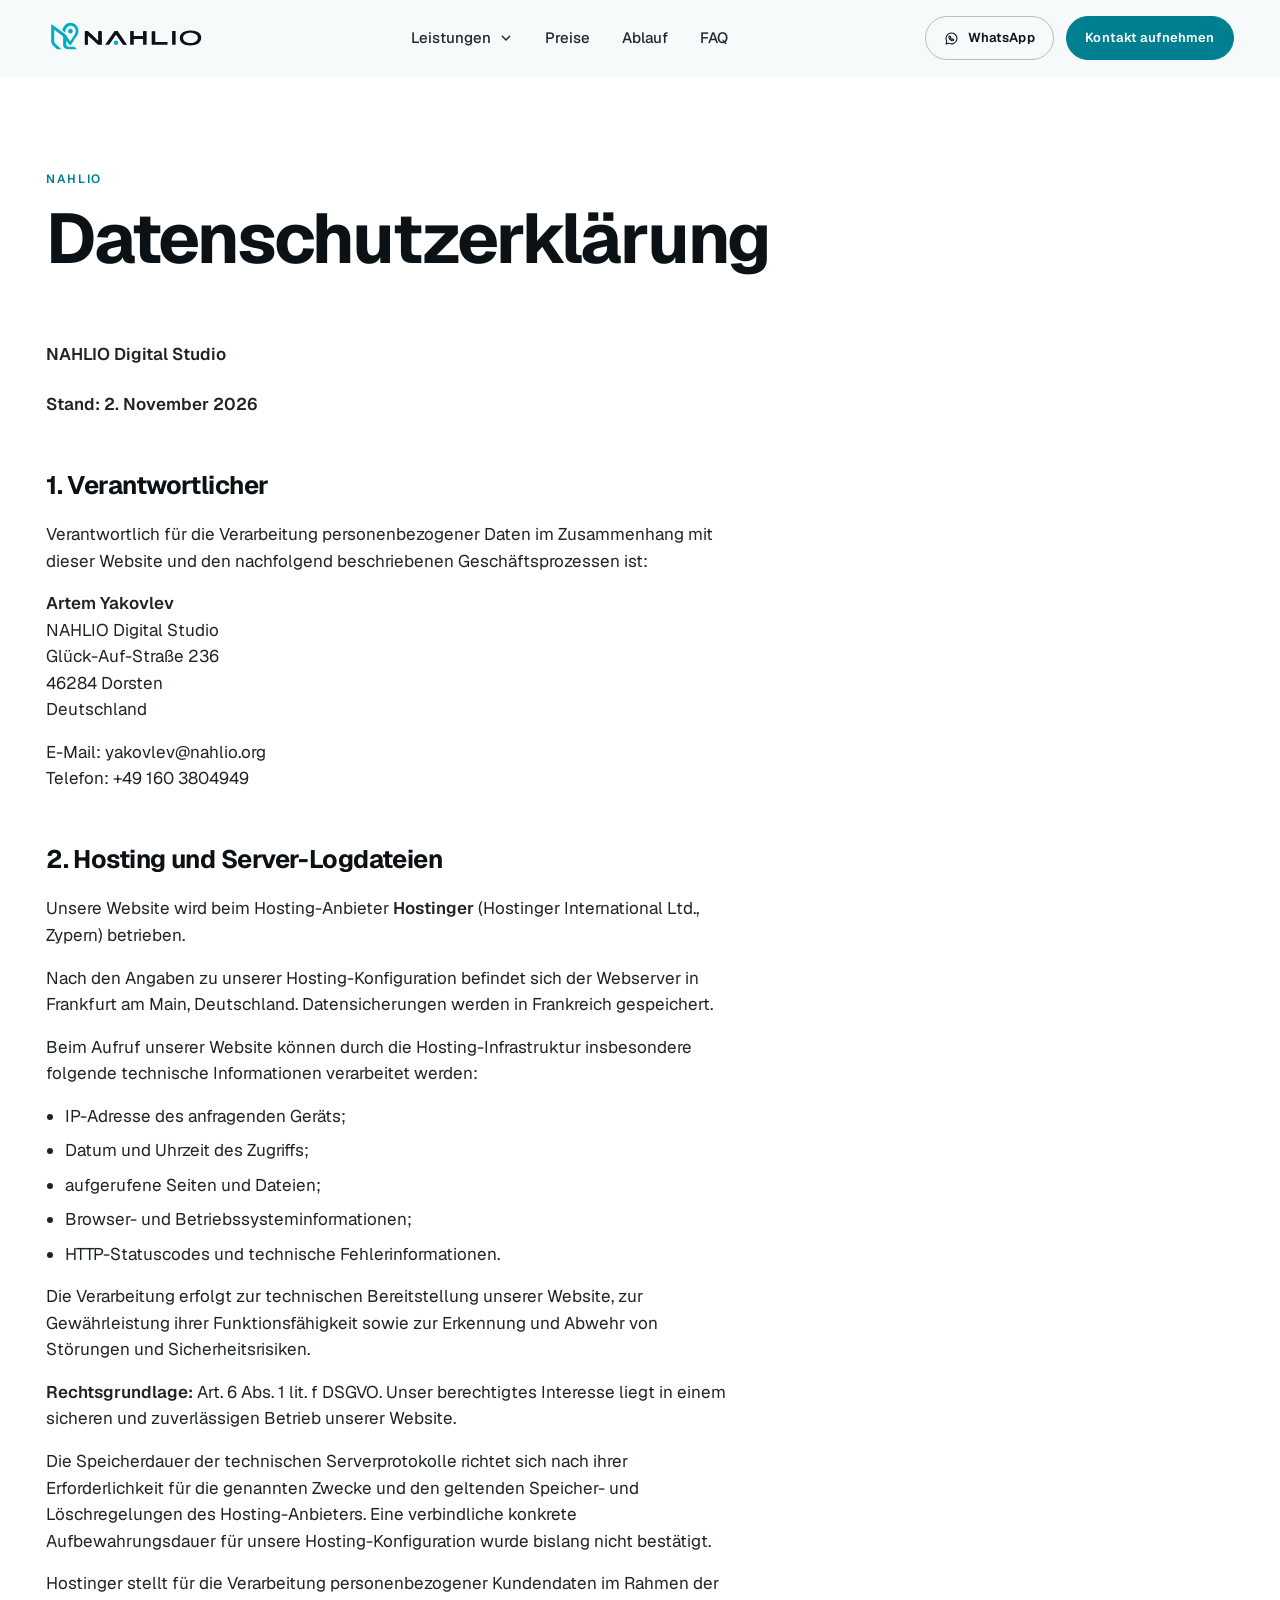
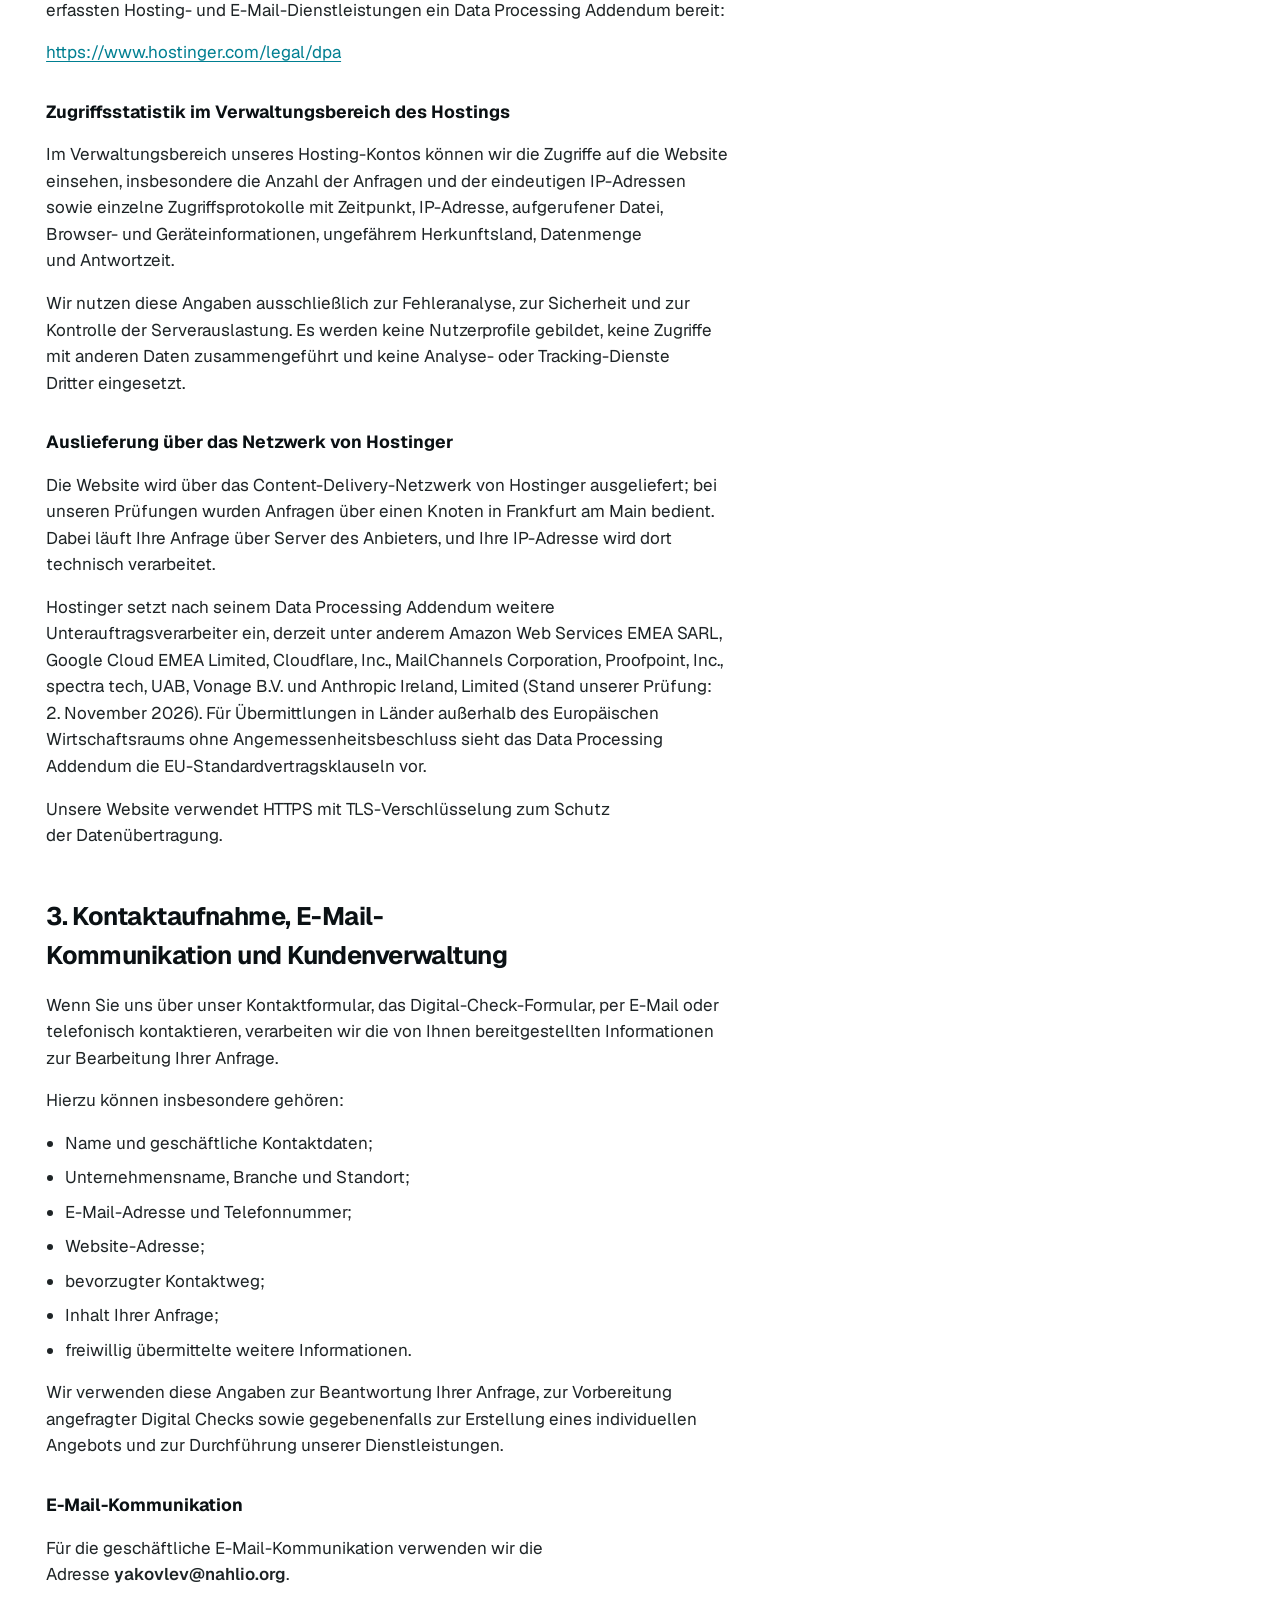
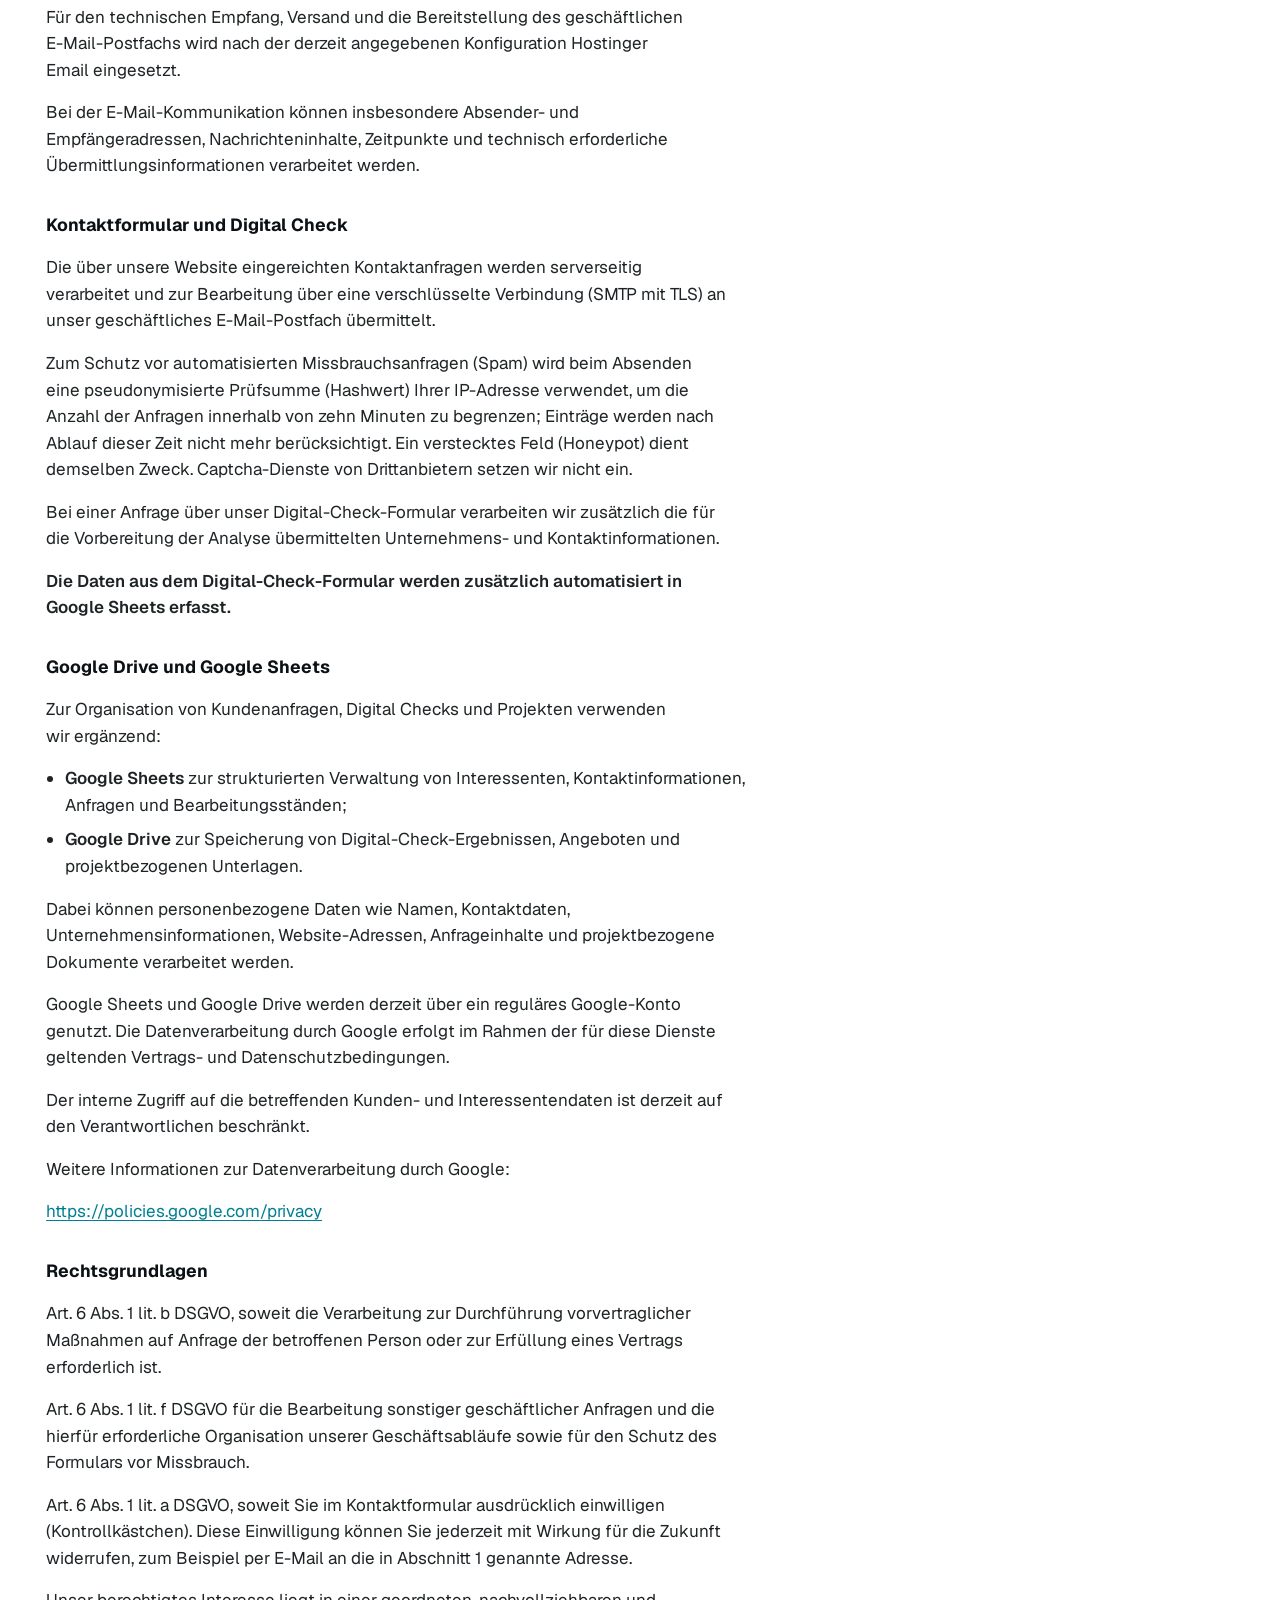
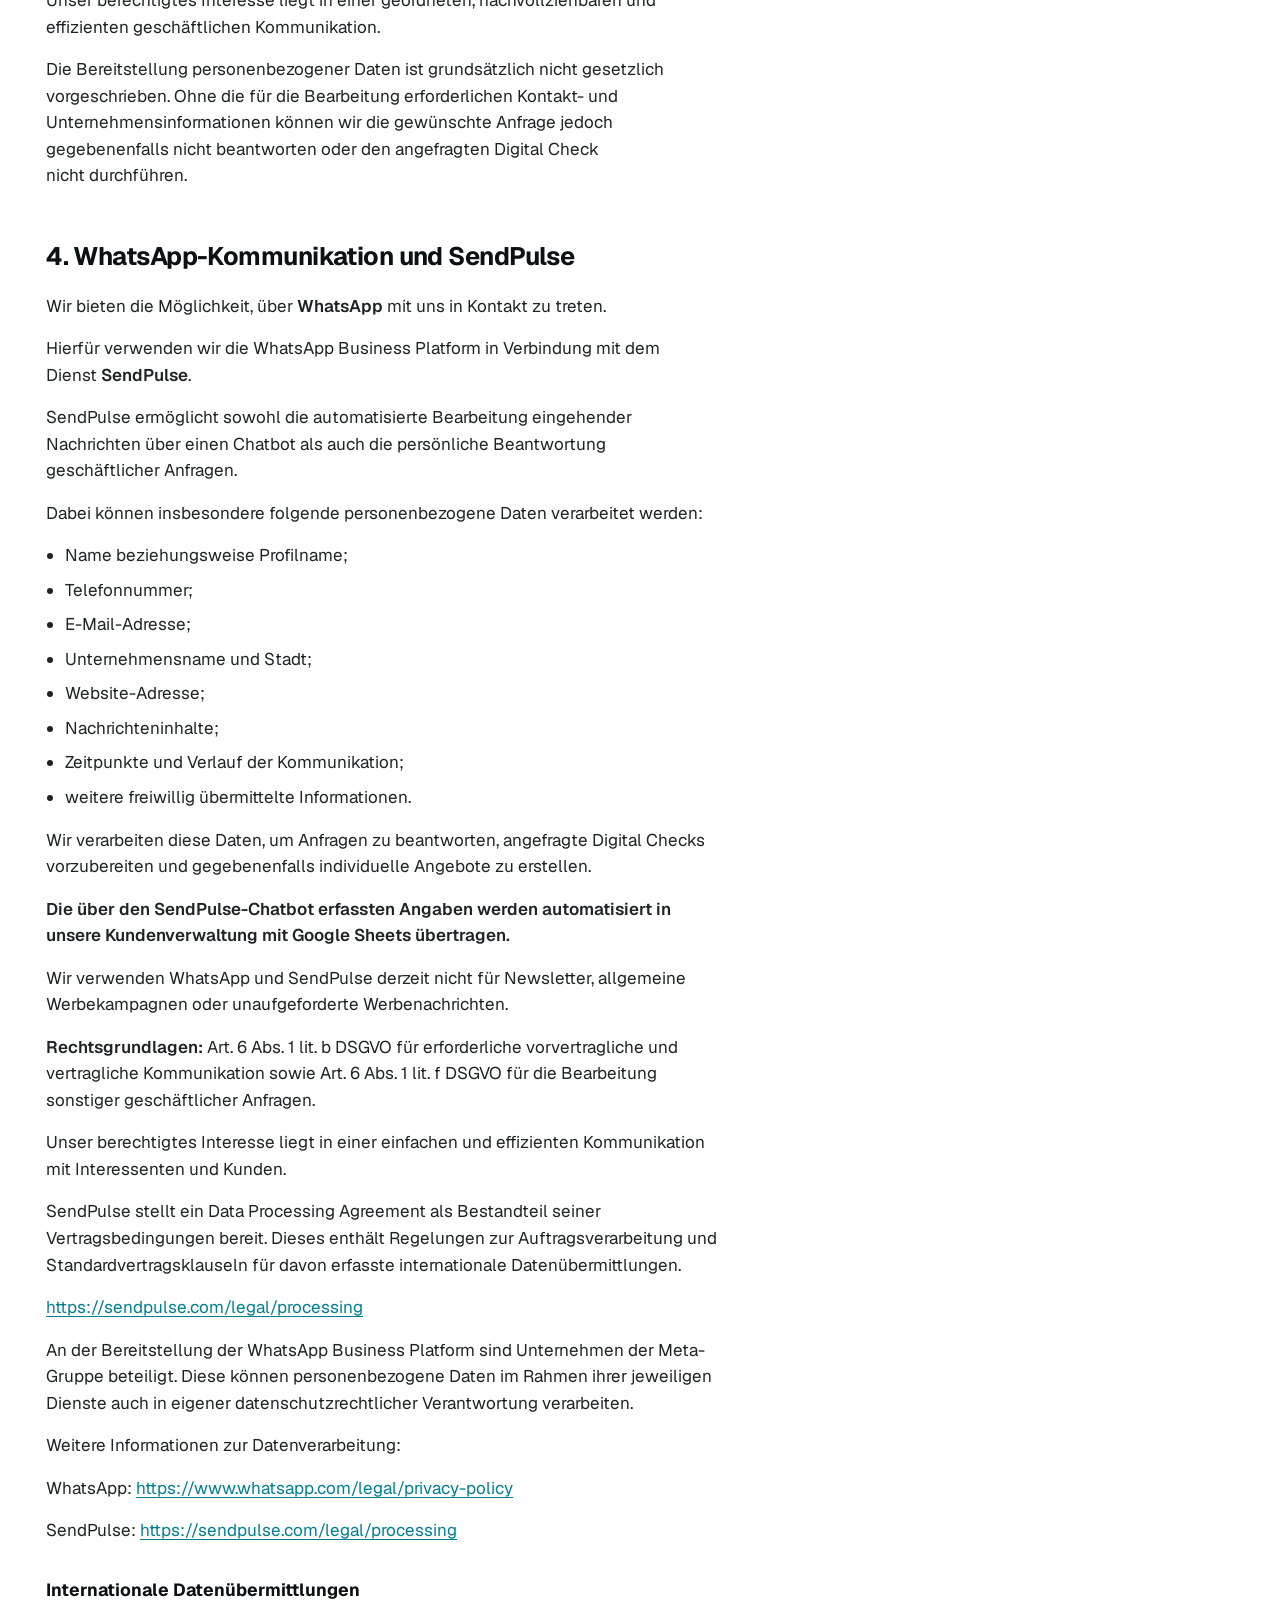
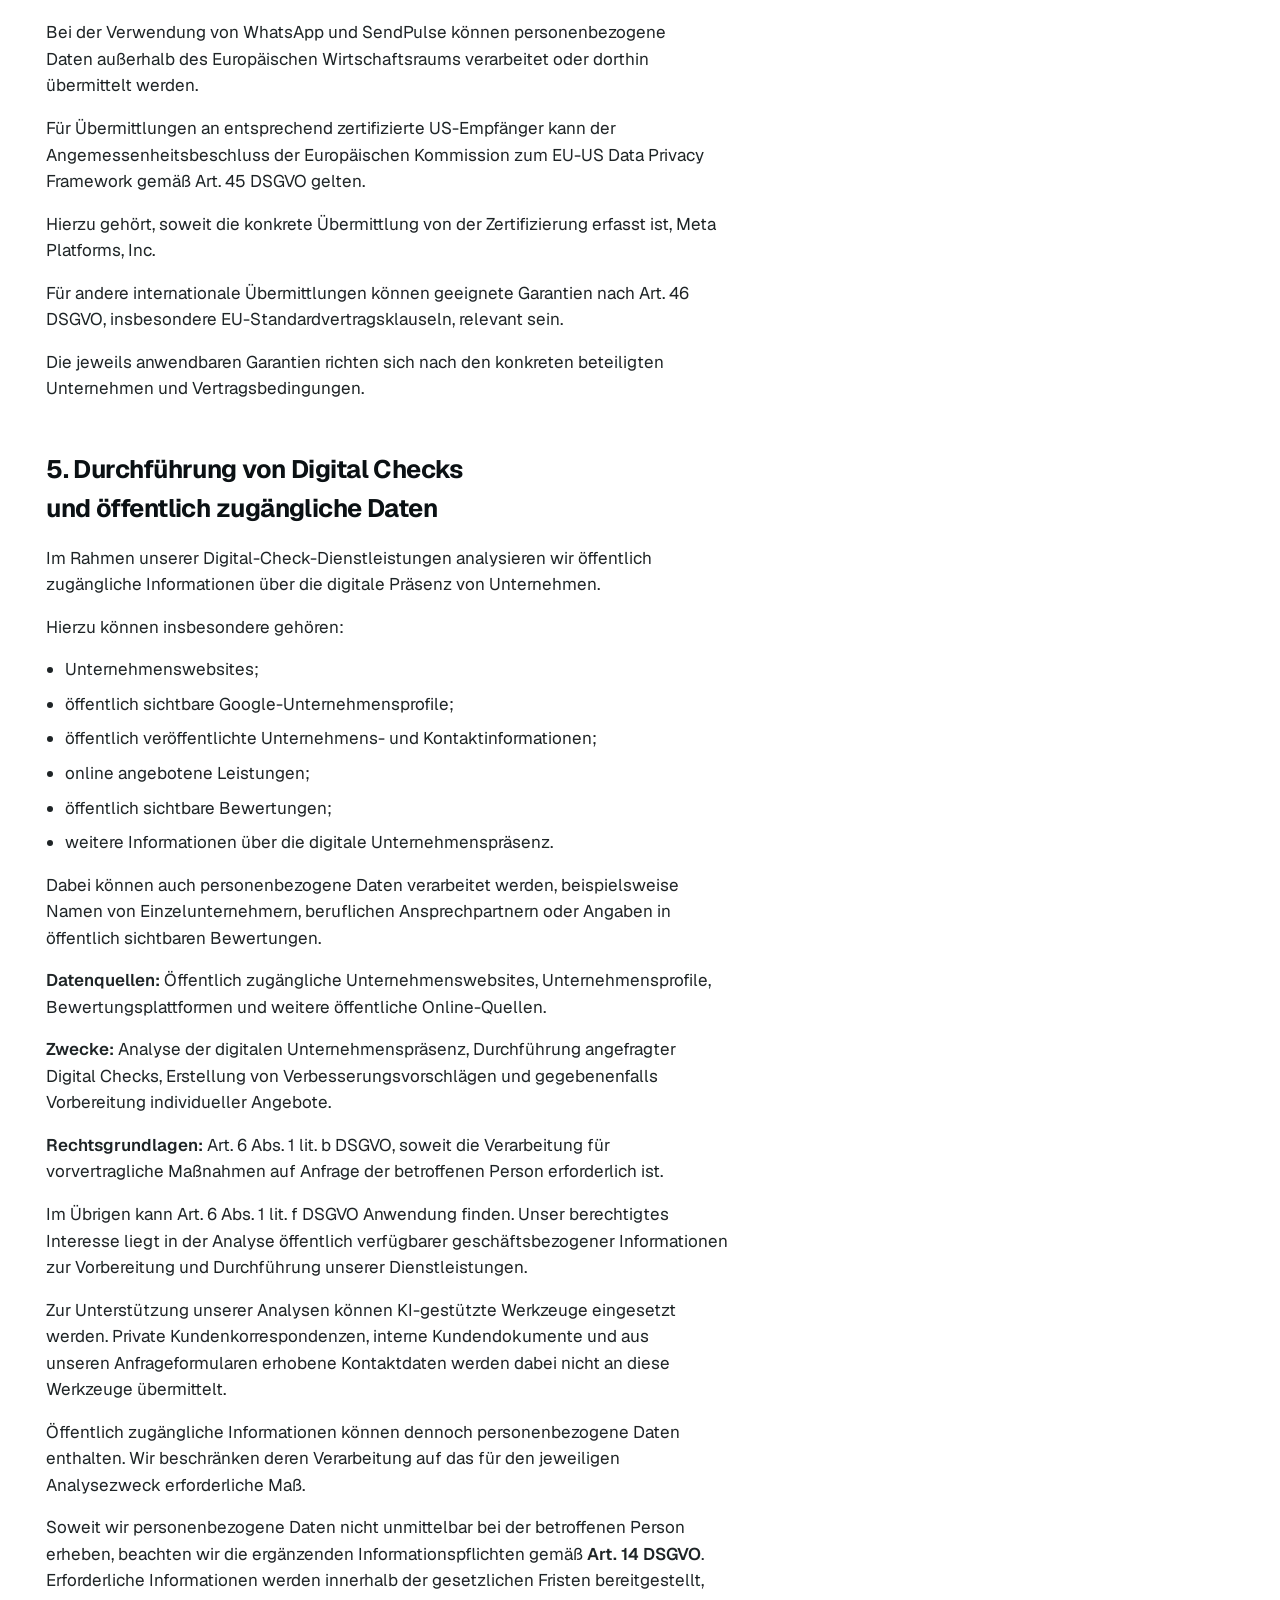
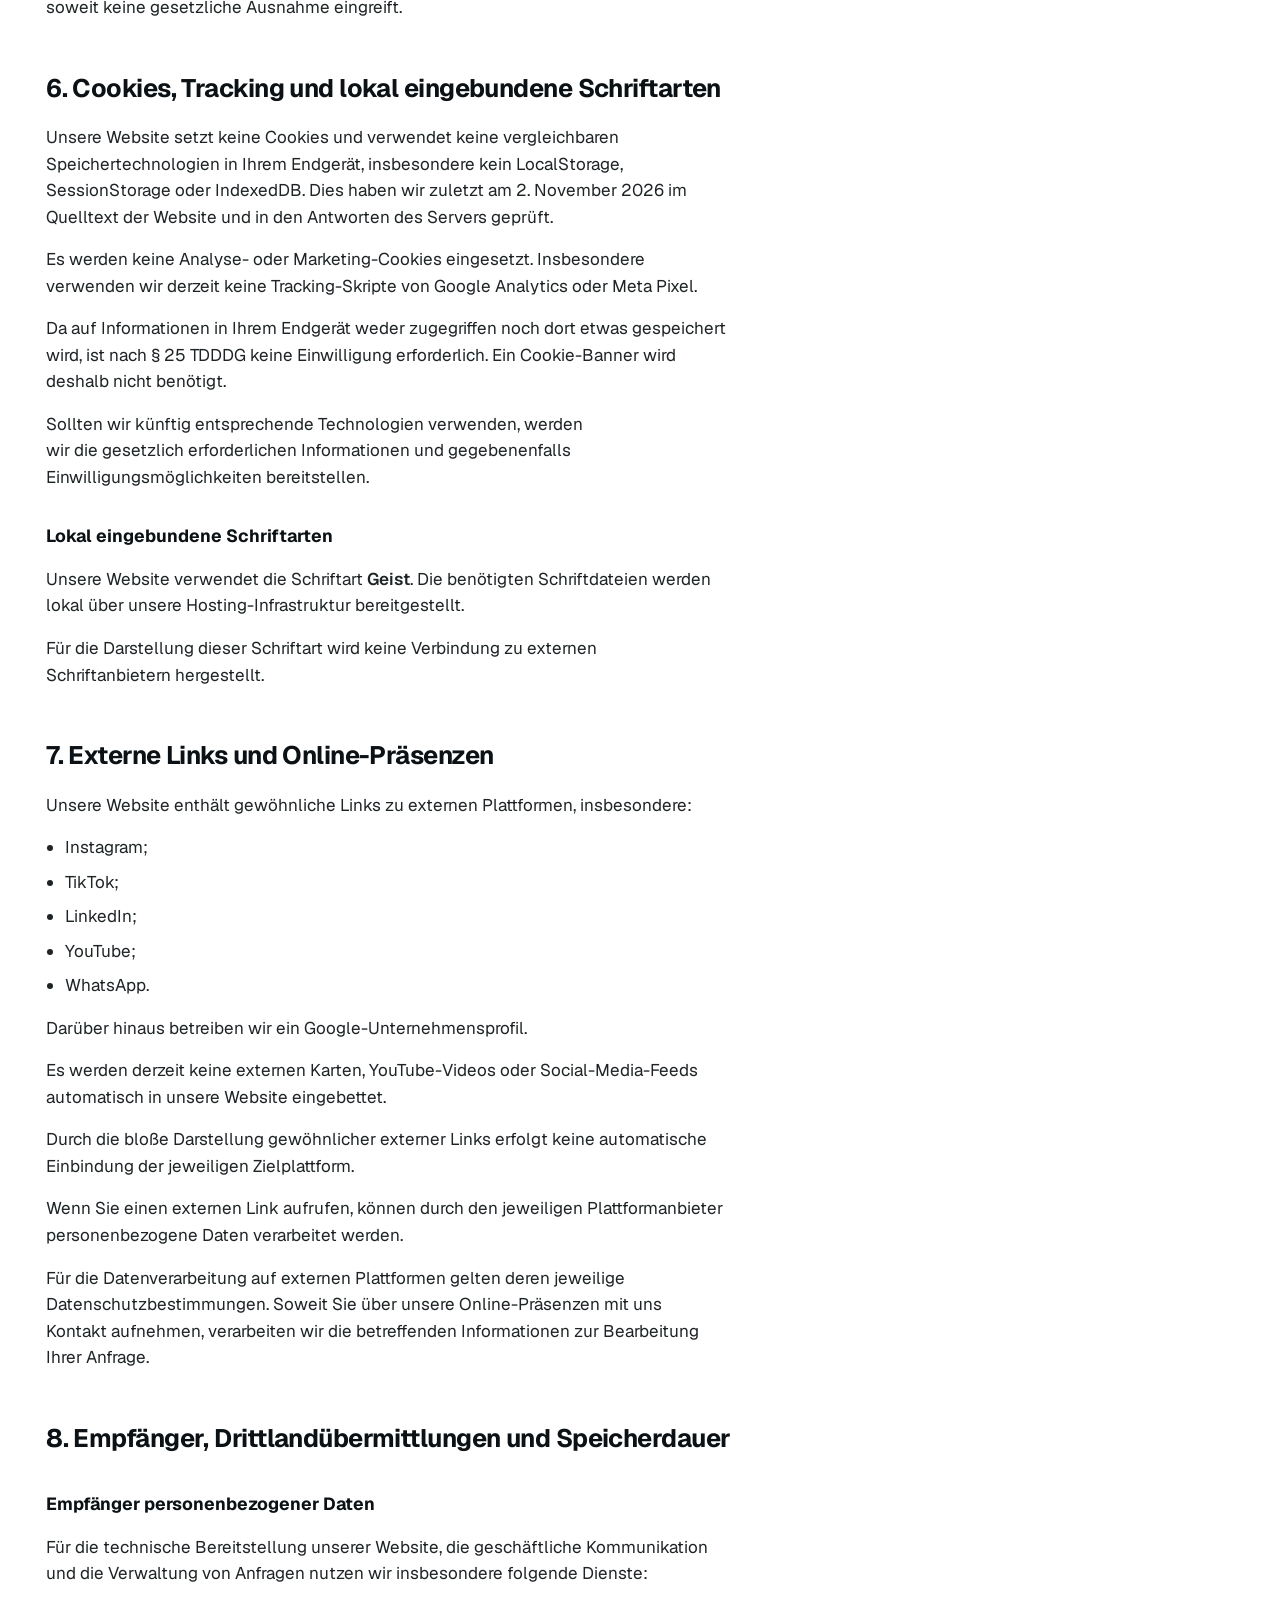
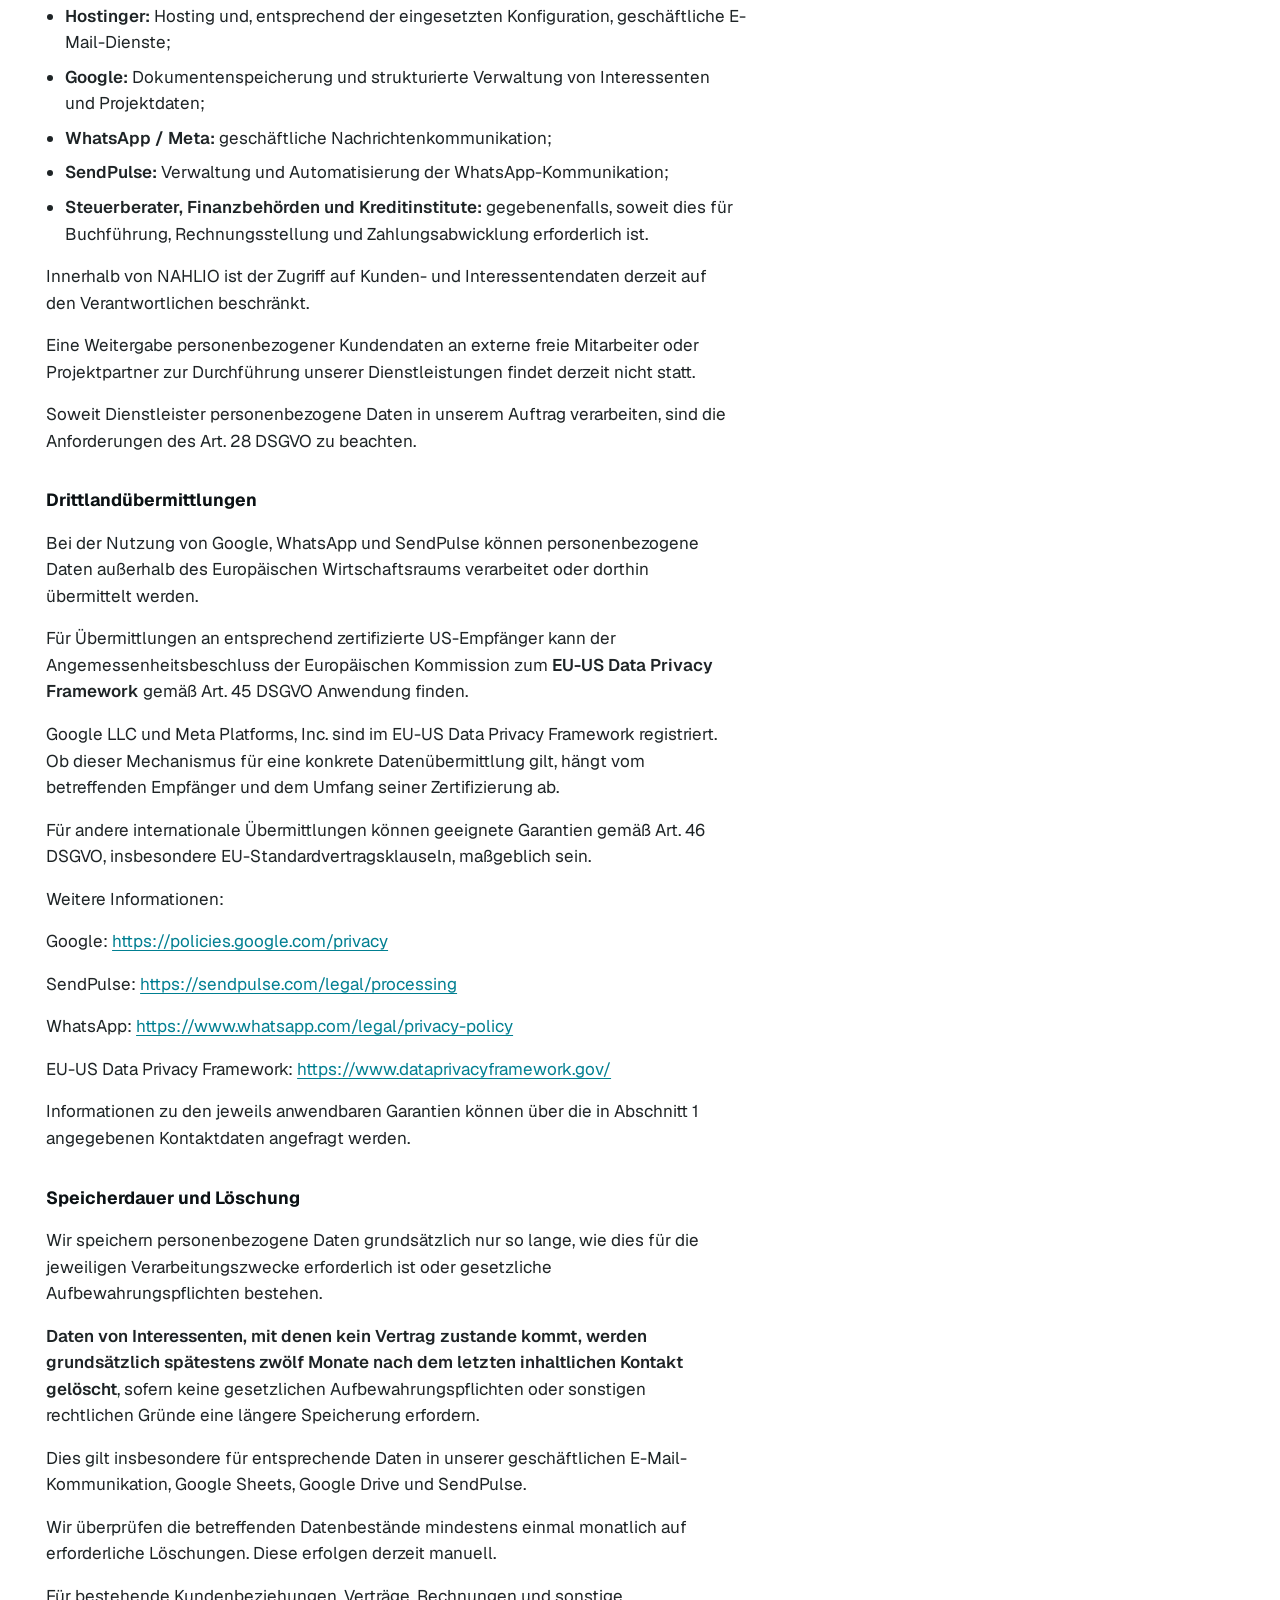
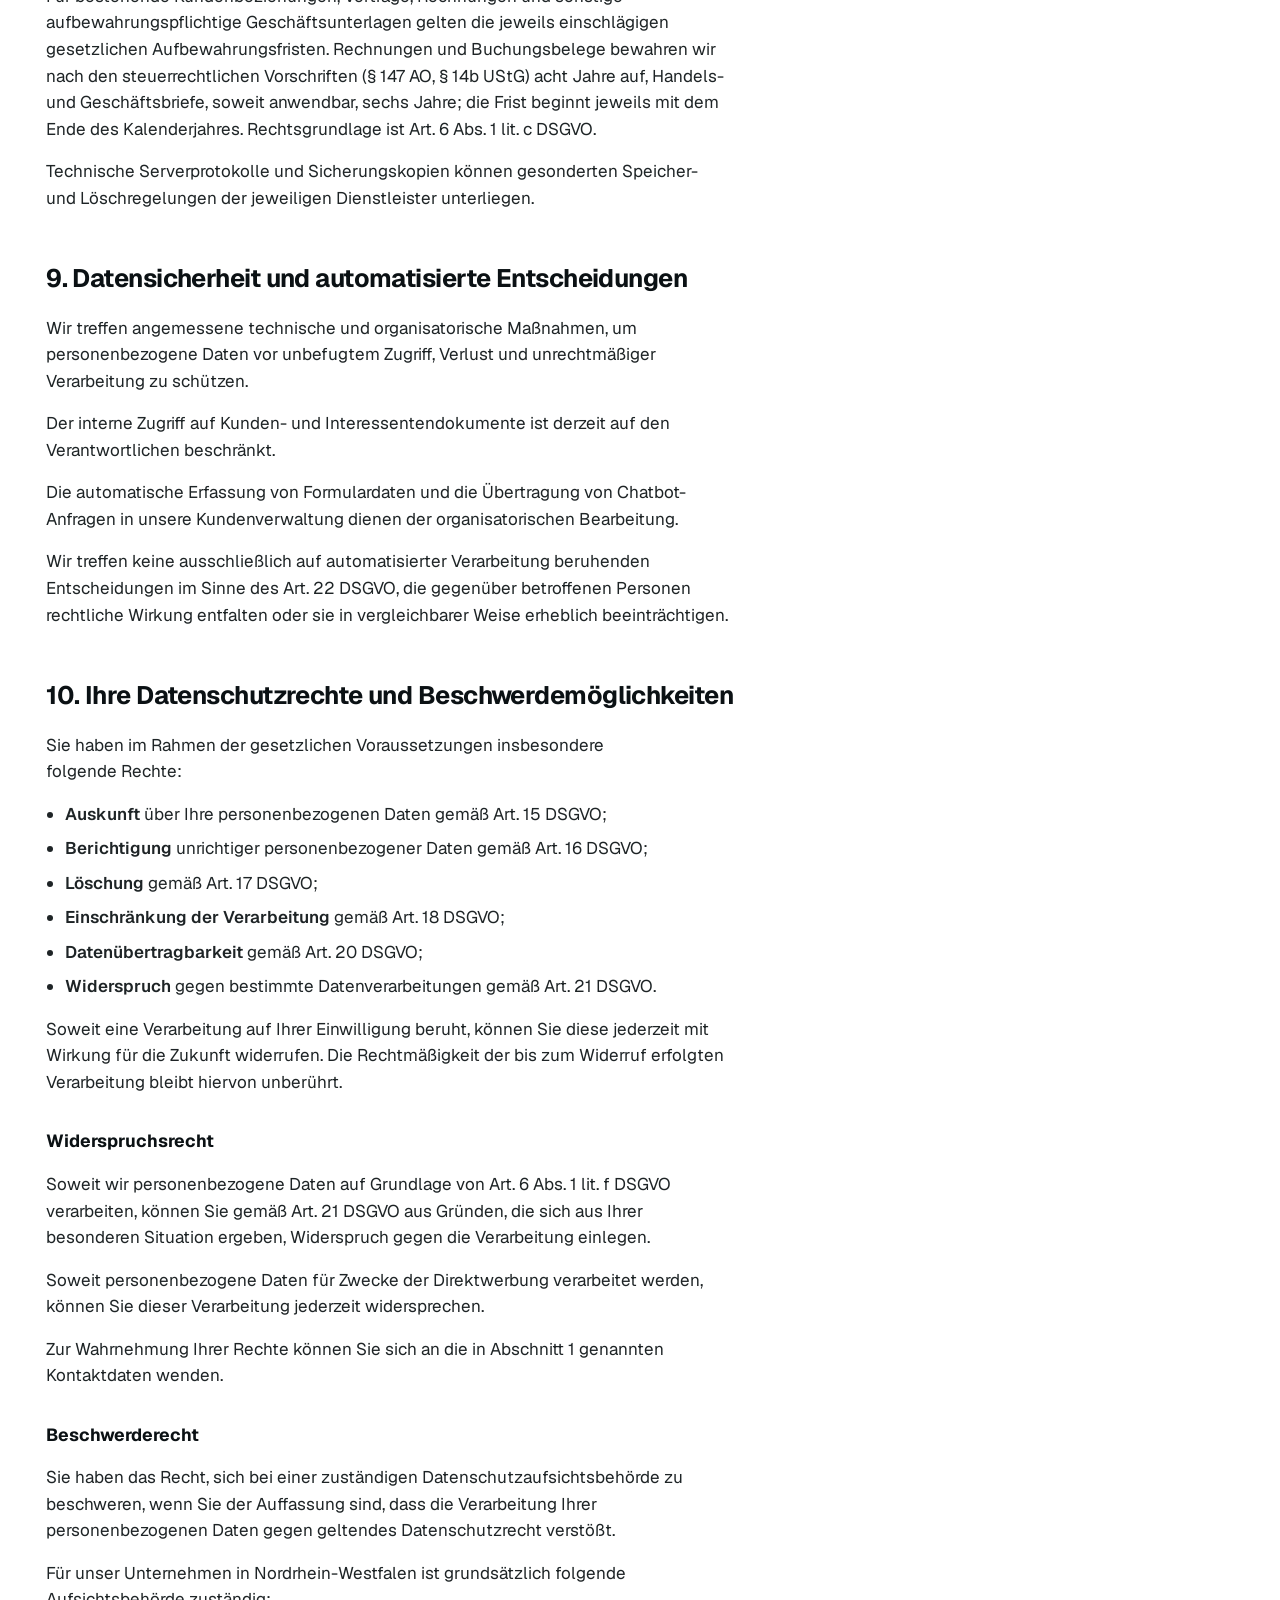
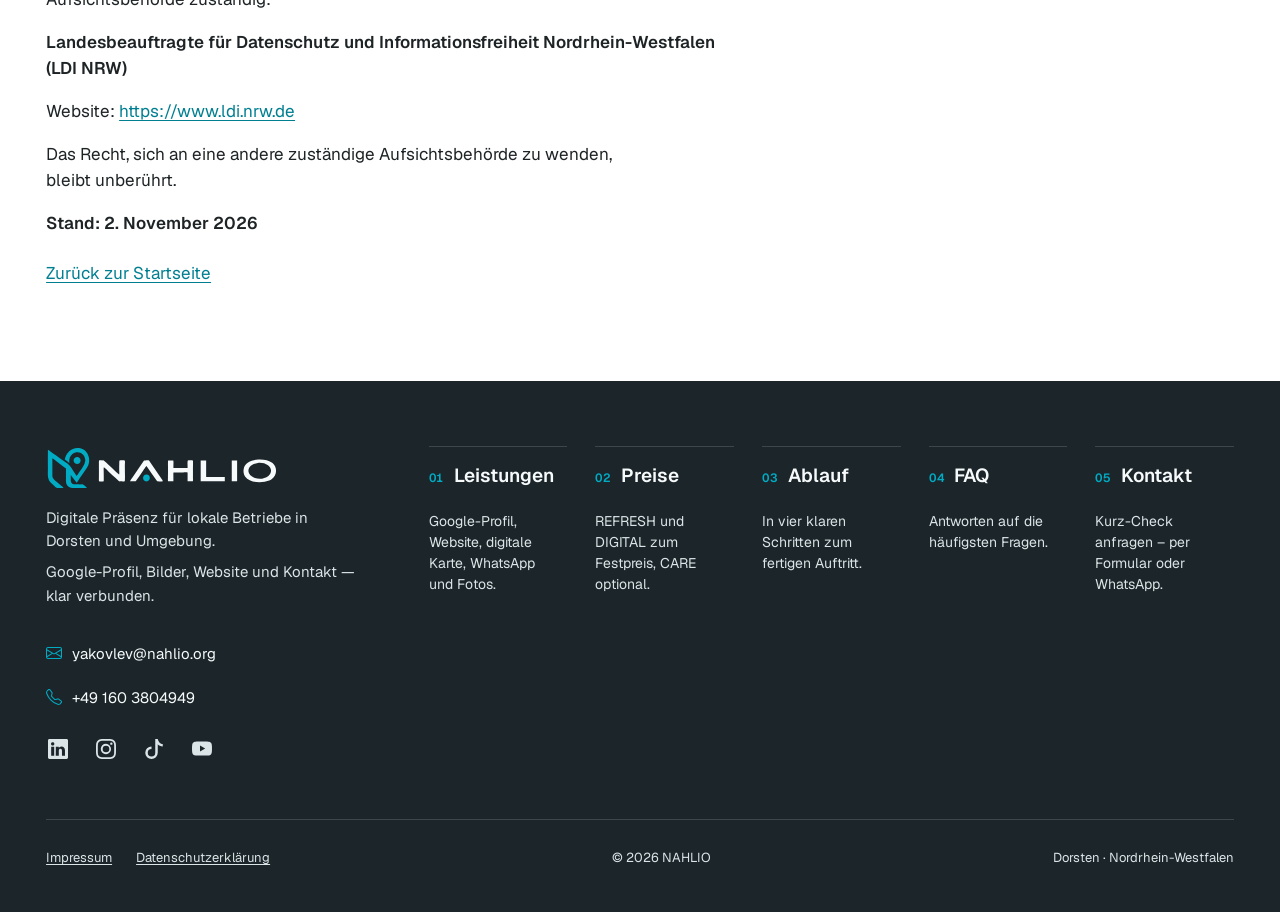
<file: vorschau/nahlio-vorschau-9/datenschutz.html>
<!doctype html>
<html lang="de">
<head>
<meta charset="utf-8">
<meta name="robots" content="noindex, nofollow">
<meta name="viewport" content="width=device-width, initial-scale=1, viewport-fit=cover">
<title>Datenschutzerklärung — NAHLIO</title>
<meta name="description" content="Datenschutzerklärung von NAHLIO.">
<link rel="canonical" href="https://nahlio.org/datenschutz.html">
<meta name="theme-color" content="#0B1114">
<meta property="og:type" content="website">
<meta property="og:locale" content="de_DE">
<meta property="og:site_name" content="NAHLIO">
<meta property="og:title" content="Datenschutzerklärung — NAHLIO">
<meta property="og:description" content="Datenschutzerklärung von NAHLIO.">
<meta property="og:url" content="https://nahlio.org/datenschutz.html">
<meta name="twitter:card" content="summary_large_image">
<link rel="icon" href="favicon.svg" type="image/svg+xml">
<link rel="icon" href="favicon-32x32.svg" sizes="32x32" type="image/svg+xml">
<link rel="icon" href="favicon-48x48.svg" sizes="48x48" type="image/svg+xml">
<link rel="apple-touch-icon" href="apple-touch-icon.svg">
<link rel="manifest" href="site.webmanifest">
<link rel="preload" href="fonts/geist-latin.woff2" as="font" type="font/woff2" crossorigin>
<link rel="stylesheet" href="css/styles.css?v=e7239e2bd2">
<script>(function(d,w){var c=d.documentElement.classList;c.add('js');try{if(!w.matchMedia('(prefers-reduced-motion: reduce)').matches){c.add('motion-ok');var n=w.performance&&w.performance.getEntriesByType?w.performance.getEntriesByType('navigation')[0]:null;if((!w.location.hash||w.location.hash==='#top')&&(!n||n.type==='navigate'))c.add('hero-intro');}}catch(e){c.add('motion-ok');}w.setTimeout(function(){if(!(w.NAHLIO&&w.NAHLIO.popReady))c.remove('motion-ok','hero-intro');},4000);})(document,window);</script>
</head>
<body>
<a class="skip" href="#inhalt">Direkt zum Inhalt</a>
<header class="nav" data-nav data-state="light">
  <div class="nav__bar">
    <div class="nav__inner shell">
      <a class="nav__logo" href="index.html" aria-label="NAHLIO — Startseite"><svg xmlns="http://www.w3.org/2000/svg" viewBox="0 0 1600 519" role="img" aria-label="NAHLIO" class="logo logo--wordmark">
  <path class="logo__type" d="M1432.48 184.25C1462.76 182 1502.46 187.81 1526.39 207.99C1559.88 236.24 1555.58 289.33 1520.03 314.01C1506.62 323.32 1490.66 327.63 1474.78 330.3C1433.56 337.21 1372.14 334.12 1345.88 296.1C1340.73 288.64 1338.02 280.06 1336.66 271.21C1335.5 263.62 1335.52 255.73 1336.73 248.16C1344.17 201.7 1391.67 187.29 1432.48 184.25ZM519.6 283.27C522.12 278.9 520.41 264.07 520.28 258.35C519.95 243.42 519.99 228.34 520.55 213.42C520.81 206.44 519.84 198.38 522.34 191.78C529.47 188.99 548.88 189.75 556.71 190.95C559.6 198.44 557.34 214.85 557.31 223.4C557.21 246.99 558.13 270.54 558.09 294.12C558.08 301.62 558.12 309.12 557.83 316.61C557.69 320.19 558.04 324.14 556.21 327.26C550.56 329.48 536.23 328.1 529.59 328.05C526.63 328.03 522.59 328.77 519.83 327.59C517.68 326.67 515.82 324.02 514.1 322.49C508.27 317.25 502.4 312.03 496.7 306.64C481.7 292.5 466.2 278.9 451.26 264.71C441.09 255.05 431.17 244.2 419.76 236.01C417.31 241.49 418.51 256.7 418.51 263.34C418.51 284.66 419.54 306.1 418.64 327.41C412.36 329.05 393.73 328.87 387.31 327.42C386.48 318.33 387.09 309.07 387.1 299.95C387.13 281.37 387.26 262.78 387.1 244.2C387.01 233.66 387.03 223.12 387.04 212.58C387.04 205.51 386.46 197.85 388.06 190.95C394.65 189.55 402.2 190.47 408.94 190.47C411.88 190.47 415.87 189.77 418.61 190.9C421.52 192.09 424.25 195.82 426.58 197.88C433.2 203.73 439.56 209.85 446.1 215.78C464.27 232.24 481.8 249.41 500 265.85C506.45 271.68 512.65 278.05 519.6 283.27ZM807.14 327.41C802.6 328.75 797.29 328.2 792.51 328.21C784.96 328.22 776.59 328.95 769.21 327.49C745.89 293.9 722.57 260.32 699.25 226.73C691.74 233.08 681.63 251.07 675.51 259.87C659.77 282.5 644.7 305.65 628.6 328.03C616.05 328.03 603.5 328.03 590.95 328.03C591.86 323.6 595.11 319.75 597.67 316.01C602.27 309.25 606.91 302.51 611.57 295.79C628.06 272.02 643.86 247.77 660.6 224.17C666.03 216.52 671.05 208.58 676.4 200.88C678.4 198.01 680.54 193.29 683.43 191.26C685.52 189.79 689.38 190.59 691.84 190.56C696.6 190.5 711.3 189.42 715 190.68C717.59 191.57 719.7 196.45 721.26 198.56C727.56 207.05 733.18 216.08 739.17 224.78C754.35 246.84 768.91 269.29 784.1 291.34C791.29 301.78 802.64 315.87 807.14 327.41ZM874.97 190.55C877.47 198.16 876 220.12 875.93 229.23C875.9 233.06 875.42 236.97 876.55 240.6C907.23 240.6 937.91 240.6 968.59 240.6C969.94 226.65 966.07 204.4 970.36 191.78C976.5 189.05 996.71 189.73 1003.61 190.95C1004.92 195.56 1004.38 201.11 1004.44 205.93C1004.55 216.19 1004.24 226.45 1004.16 236.71C1004 258.62 1004.39 280.54 1004.11 302.44C1004 310.9 1004.76 319.61 1003.85 328.01C992.19 328.01 980.54 328.01 968.88 328.01C968.88 308.67 968.88 289.33 968.88 269.99C961.39 267.75 947.27 269.25 938.95 269.25C918.15 269.25 897.35 269.36 876.55 269.35C874.75 275.32 875.72 282.86 875.72 289.13C875.72 302.07 876.14 315.09 875.63 328.02C864.01 328.02 852.39 328.02 840.77 328.02C839.04 321.09 839.98 312.93 839.98 305.77C839.98 291.63 840.2 277.48 840.38 263.34C840.6 246.7 839.93 230.06 840.18 213.42C840.29 205.92 839.56 197.89 841.21 190.55C852.46 190.55 863.71 190.55 874.97 190.55ZM1293.84 190.49C1293.84 236.32 1293.84 282.14 1293.84 327.96C1282.12 327.96 1270.4 327.96 1258.68 327.96C1258.68 282.14 1258.68 236.32 1258.68 190.49C1270.4 190.49 1282.12 190.49 1293.84 190.49ZM1054.83 191.21C1066.79 191.21 1078.75 191.21 1090.71 191.21C1090.71 227.18 1090.71 263.14 1090.71 299.11C1131.51 299.11 1172.31 299.11 1213.11 299.11C1213.11 308.73 1213.11 318.36 1213.11 327.99C1160.35 327.99 1107.59 327.99 1054.83 327.99C1054.83 282.4 1054.83 236.8 1054.83 191.21ZM1429.27 207.54C1401 211.39 1362.66 230.4 1368.78 265C1369.61 269.7 1371.24 274.18 1373.72 278.28C1382 291.97 1396.05 300.06 1410.73 305.25C1438.98 315.26 1475.26 311.16 1498.9 292.05C1523.4 272.26 1521.59 241.21 1496.46 222.95C1477.55 209.2 1452.23 204.41 1429.27 207.54Z" fill="currentColor" fill-rule="evenodd"/>
  <path class="logo__mark" d="M222.94 346.81C223.1 347.06 223.25 347.32 223.4 347.57C225.9 347.71 228.39 347.85 230.89 347.99C231.03 347.72 231.17 347.45 231.31 347.18C239.9 347.17 248.5 347.16 257.1 347.15C257.24 347.42 257.38 347.69 257.51 347.96C261.95 347.97 266.39 347.97 270.83 347.97C270.97 347.7 271.1 347.43 271.24 347.15C275.06 347.26 279.06 347 282.72 348.35C292.29 351.89 301.44 364.35 308.68 371.5C297.22 372 285.65 371.66 274.15 371.66C265.83 371.66 257.51 371.66 249.19 371.66C223.35 371.66 191.68 377.09 176.82 350.27C174.85 346.71 173.16 343.02 172.27 339.03C170.19 329.73 170.72 320.25 170.72 310.76C170.72 297.45 170.68 284.14 170.81 270.83C170.87 264.73 170.83 258.62 170.82 252.52C170.81 250.04 171.42 246.67 170.46 244.34C169.59 242.22 165.89 240.39 164.11 239.02C158.14 234.44 152.2 229.83 146.26 225.22C125.16 208.89 104.53 191.7 82.79 176.24C80.56 179.54 81.75 186.02 81.75 190.12C81.73 202.32 81.75 214.53 81.75 226.73C81.75 242.54 81.87 258.35 81.76 274.15C81.69 284.2 80.7 294.85 84.55 304.39C88.81 314.92 99.04 321.94 107.36 329.04C117.67 337.84 127.87 346.79 138.07 355.72C143.71 360.66 149.77 365.31 155.01 370.67C149.1 372.9 130.01 371.8 122.72 371.79C118.65 371.79 113.59 372.37 109.77 370.69C102.84 367.66 96.88 360 91.47 354.91C80.04 344.18 66.45 335.06 59.32 320.52C48.91 299.27 52.33 273.93 52.33 250.86C52.33 207.64 51.21 164.26 52.42 121.06C58.35 122.71 64.07 128.33 69.02 131.9C80.81 140.38 92.84 148.54 104.6 157.07C125.01 171.88 145.4 186.74 165.9 201.42C175.52 208.31 186.45 214.86 194.53 223.58C202.25 231.92 207.82 242.07 214.09 251.47C219.64 259.81 225.09 268.23 230.46 276.69C233.77 281.91 236.88 287.64 240.87 292.35C246.19 288.34 255.23 272.1 259.49 265.7C273.13 245.2 294.06 220.08 297.05 195.47C298.58 192.54 298.52 186.97 297.05 183.99C295.64 174.07 292.62 164.59 286.58 156.48C269.06 132.98 235.43 130.53 213.08 148.58C196.4 162.06 191.12 182.39 192.36 203.02C192.3 203.71 192.23 204.4 192.17 205.1C191.55 205.28 190.93 205.46 190.32 205.64C181.33 198.8 172.35 191.96 163.36 185.13C168.98 139.95 210.79 102.19 257.48 109.21C266.38 110.55 274.76 113.7 282.62 117.98C290.33 122.17 297.19 127.66 302.88 134.35C309.23 141.8 314.32 150.23 317.71 159.44C320.26 166.36 322.06 173.62 322.76 180.97C325.68 211.74 315.04 229.14 298.46 253.13C291.66 262.97 284.86 272.8 278.16 282.7C269.64 295.26 260.91 307.73 252.63 320.46C248.96 326.11 245.46 332.09 241.29 337.39C228.39 320.35 215.5 303.31 202.6 286.27C202.06 293.82 202.45 301.52 202.45 309.1C202.45 327.32 202.25 341.74 222.94 346.81ZM266.85 187.21C266.6 187.35 266.36 187.48 266.11 187.62C266.23 189.98 266.34 192.34 266.46 194.7C264 221.69 220.8 218.77 221 190.95C221.12 175.09 237.27 163.86 252.2 169.28C260.36 172.25 264.65 179.31 266.85 187.21ZM699.38 283.31C728.68 283.66 728.34 328.88 698.49 328.39C669.3 327.9 670.04 282.96 699.38 283.31Z" fill="#01ABC3" fill-rule="evenodd"/>
  <path class="logo__mark" d="M297.05 183.99C298.52 186.97 298.58 192.54 297.05 195.47C297.05 191.64 297.05 187.82 297.05 183.99ZM266.85 187.21C266.96 189.56 267.07 191.92 267.18 194.28C266.94 194.42 266.7 194.56 266.46 194.7C266.34 192.34 266.23 189.98 266.11 187.62C266.36 187.48 266.6 187.35 266.85 187.21ZM192.36 203.02C192.6 203.15 192.84 203.29 193.08 203.43C193.23 204.82 193.38 206.21 193.54 207.59C191.79 207.26 191.37 207.09 190.32 205.64C190.93 205.46 191.55 205.28 192.17 205.1C192.23 204.4 192.3 203.71 192.36 203.02ZM222.94 346.81C225.73 346.93 228.52 347.06 231.31 347.18C231.17 347.45 231.03 347.72 230.89 347.99C228.39 347.85 225.9 347.71 223.4 347.57C223.25 347.32 223.1 347.06 222.94 346.81ZM257.1 347.15C261.81 347.15 266.53 347.15 271.24 347.15C271.1 347.43 270.97 347.7 270.83 347.97C266.39 347.97 261.95 347.97 257.51 347.96C257.38 347.69 257.24 347.42 257.1 347.15Z" fill="#01ABC3" fill-rule="evenodd"/>
</svg></a>
      <nav class="nav__links" aria-label="Hauptnavigation">
        <ul class="nav__list"><li class="nav__item nav__item--sub" data-nav-sub><span class="nav__subhead"><a class="nav__link" data-nav-link href="index.html#beispiele">Leistungen</a><button class="nav__subbtn" type="button" aria-expanded="false" aria-controls="nav-sub" data-nav-subbtn><span class="visually-hidden">Leistungen anzeigen</span><svg viewBox="0 0 24 24" aria-hidden="true" focusable="false"><path d="m6.5 9.5 5.5 5.5 5.5-5.5"/></svg></button></span><div class="nav__sub" id="nav-sub" data-nav-subpanel><ul class="nav__sublist"><li><a class="nav__sublink" href="index.html?leistung=google#beispiele" data-show-slide="google"><span class="nav__sublink-ic" aria-hidden="true"><svg viewBox="0 0 24 24" focusable="false"><path class="d" d="M12 21.2s-6.8-6.2-6.8-11.6a6.8 6.8 0 0 1 13.6 0c0 5.4-6.8 11.6-6.8 11.6z"/><path d="M12 21.2s-6.8-6.2-6.8-11.6a6.8 6.8 0 0 1 13.6 0c0 5.4-6.8 11.6-6.8 11.6z"/><path d="m12 6.4 1.05 2.15 2.35.34-1.7 1.66.4 2.34L12 11.8l-2.1 1.1.4-2.34-1.7-1.66 2.35-.34z"/></svg></span><span class="nav__sublink-txt"><b>Google-Profil</b><small>Informationen, Leistungen und Kontakt</small></span></a></li><li><a class="nav__sublink" href="index.html?leistung=website#beispiele" data-show-slide="website"><span class="nav__sublink-ic" aria-hidden="true"><svg viewBox="0 0 24 24" focusable="false"><rect class="d" x="3" y="4.5" width="18" height="15" rx="1.6"/><rect x="3" y="4.5" width="18" height="15" rx="1.6"/><path d="M3 8.5h18M5.6 6.5h.01M7.8 6.5h.01"/><rect x="6" y="11" width="6" height="5.5" rx=".6"/><path d="M14.5 11.6h3.5M14.5 14h3.5M14.5 16.4h2.2"/></svg></span><span class="nav__sublink-txt"><b>One-Page-Website</b><small>Ihr Betrieb auf einer Seite</small></span></a></li><li><a class="nav__sublink" href="index.html?leistung=karte#beispiele" data-show-slide="karte"><span class="nav__sublink-ic" aria-hidden="true"><svg viewBox="0 0 24 24" focusable="false"><rect class="d" x="5" y="3" width="14" height="18" rx="1.8"/><rect x="5" y="3" width="14" height="18" rx="1.8"/><path d="M9 7h6M8.2 10.8h5M15.6 10.8h.4M8.2 13.8h5M15.6 13.8h.4M8.2 16.8h5M15.6 16.8h.4"/></svg></span><span class="nav__sublink-txt"><b>Digitale Karte</b><small>Menüs, Preise und Leistungen</small></span></a></li><li><a class="nav__sublink" href="index.html?leistung=kontakt#beispiele" data-show-slide="kontakt"><span class="nav__sublink-ic" aria-hidden="true"><svg viewBox="0 0 24 24" focusable="false"><path class="d" d="M4 5h16v11h-8.4L7 19.8V16H4z"/><path d="M4 5h16v11h-8.4L7 19.8V16H4z"/><path d="M7.4 8.6h9.2M7.4 11.6h4.4"/><path d="m13.4 11.9 1.2 1.2 2.6-2.8"/></svg></span><span class="nav__sublink-txt"><b>Kontakt &amp; WhatsApp</b><small>Einfach schreiben und anfragen</small></span></a></li><li><a class="nav__sublink" href="index.html?leistung=fotos#beispiele" data-show-slide="fotos"><span class="nav__sublink-ic" aria-hidden="true"><svg viewBox="0 0 24 24" focusable="false"><rect class="d" x="2.5" y="6.5" width="13.5" height="11" rx="1.6"/><rect x="2.5" y="6.5" width="13.5" height="11" rx="1.6"/><path d="m16 10.4 5.5-3v9.2l-5.5-3"/><circle cx="9.2" cy="12" r="2.6"/></svg></span><span class="nav__sublink-txt"><b>Fotos &amp; Kurzvideos</b><small>Ihr Betrieb authentisch im Bild</small></span></a></li></ul></div></li><li class="nav__item"><a class="nav__link" data-nav-link href="index.html#preise">Preise</a></li><li class="nav__item"><a class="nav__link" data-nav-link href="index.html#ablauf">Ablauf</a></li><li class="nav__item"><a class="nav__link" data-nav-link href="index.html#fragen">FAQ</a></li></ul>
      </nav>
      <div class="nav__actions">
        <a class="btn btn--sm btn--wa nav__wa" href="https://wa.me/491603804949?text=Hallo%20NAHLIO%2C%20ich%20m%C3%B6chte%20meinen%20Online-Auftritt%20verbessern%20und%20mein%20Vorhaben%20mit%20Ihnen%20besprechen."><svg class="wa-ico" viewBox="0 0 24 24" aria-hidden="true" focusable="false"><path d="M12 3.2a8.7 8.7 0 0 0-7.5 13.1L3.3 20.7l4.5-1.2A8.7 8.7 0 1 0 12 3.2z"/><path d="M9.2 8.6c.2-.4.5-.4.8-.3l.9 2c0 .3-.3.6-.5.8.5 1 1.3 1.8 2.3 2.3.2-.2.5-.6.8-.5l2 .9c.1.3.1.6-.2 1-.5.8-1.5 1-2.6.7-2.4-.7-4.2-2.5-4.9-4.9-.3-1 0-1.6.4-2z"/></svg><span>WhatsApp</span></a>
        <a class="btn btn--sm nav__cta" href="index.html#kontakt">Kontakt aufnehmen</a>
      </div>
      <button class="nav__toggle" type="button" data-nav-toggle
              aria-expanded="false" aria-controls="nav-panel"
              aria-label="Menü öffnen" data-label-open="Menü öffnen" data-label-close="Menü schließen">
        <span class="nav__toggle-bars" aria-hidden="true"></span>
      </button>
    </div>
  </div>
  <nav class="nav__panel" id="nav-panel" aria-label="Hauptnavigation" hidden>
    <div class="nav__panel-group" data-nav-panel-sub><span class="nav__panel-row"><a class="nav__panel-link" data-nav-panel-link href="index.html#beispiele">Leistungen</a><button class="nav__panel-subbtn" type="button" aria-expanded="false" aria-controls="nav-panel-sub" data-nav-panel-subbtn><span class="visually-hidden">Leistungen anzeigen</span><svg viewBox="0 0 24 24" aria-hidden="true" focusable="false"><path d="m6.5 9.5 5.5 5.5 5.5-5.5"/></svg></button></span><ul class="nav__panel-sub" id="nav-panel-sub" hidden><li><a class="nav__panel-sublink" href="index.html?leistung=google#beispiele" data-show-slide="google"><span class="nav__panel-sublink-ic" aria-hidden="true"><svg viewBox="0 0 24 24" focusable="false"><path class="d" d="M12 21.2s-6.8-6.2-6.8-11.6a6.8 6.8 0 0 1 13.6 0c0 5.4-6.8 11.6-6.8 11.6z"/><path d="M12 21.2s-6.8-6.2-6.8-11.6a6.8 6.8 0 0 1 13.6 0c0 5.4-6.8 11.6-6.8 11.6z"/><path d="m12 6.4 1.05 2.15 2.35.34-1.7 1.66.4 2.34L12 11.8l-2.1 1.1.4-2.34-1.7-1.66 2.35-.34z"/></svg></span><span class="nav__panel-sublink-txt"><b>Google-Profil</b><small>Informationen, Leistungen und Kontakt</small></span></a></li><li><a class="nav__panel-sublink" href="index.html?leistung=website#beispiele" data-show-slide="website"><span class="nav__panel-sublink-ic" aria-hidden="true"><svg viewBox="0 0 24 24" focusable="false"><rect class="d" x="3" y="4.5" width="18" height="15" rx="1.6"/><rect x="3" y="4.5" width="18" height="15" rx="1.6"/><path d="M3 8.5h18M5.6 6.5h.01M7.8 6.5h.01"/><rect x="6" y="11" width="6" height="5.5" rx=".6"/><path d="M14.5 11.6h3.5M14.5 14h3.5M14.5 16.4h2.2"/></svg></span><span class="nav__panel-sublink-txt"><b>One-Page-Website</b><small>Ihr Betrieb auf einer Seite</small></span></a></li><li><a class="nav__panel-sublink" href="index.html?leistung=karte#beispiele" data-show-slide="karte"><span class="nav__panel-sublink-ic" aria-hidden="true"><svg viewBox="0 0 24 24" focusable="false"><rect class="d" x="5" y="3" width="14" height="18" rx="1.8"/><rect x="5" y="3" width="14" height="18" rx="1.8"/><path d="M9 7h6M8.2 10.8h5M15.6 10.8h.4M8.2 13.8h5M15.6 13.8h.4M8.2 16.8h5M15.6 16.8h.4"/></svg></span><span class="nav__panel-sublink-txt"><b>Digitale Karte</b><small>Menüs, Preise und Leistungen</small></span></a></li><li><a class="nav__panel-sublink" href="index.html?leistung=kontakt#beispiele" data-show-slide="kontakt"><span class="nav__panel-sublink-ic" aria-hidden="true"><svg viewBox="0 0 24 24" focusable="false"><path class="d" d="M4 5h16v11h-8.4L7 19.8V16H4z"/><path d="M4 5h16v11h-8.4L7 19.8V16H4z"/><path d="M7.4 8.6h9.2M7.4 11.6h4.4"/><path d="m13.4 11.9 1.2 1.2 2.6-2.8"/></svg></span><span class="nav__panel-sublink-txt"><b>Kontakt &amp; WhatsApp</b><small>Einfach schreiben und anfragen</small></span></a></li><li><a class="nav__panel-sublink" href="index.html?leistung=fotos#beispiele" data-show-slide="fotos"><span class="nav__panel-sublink-ic" aria-hidden="true"><svg viewBox="0 0 24 24" focusable="false"><rect class="d" x="2.5" y="6.5" width="13.5" height="11" rx="1.6"/><rect x="2.5" y="6.5" width="13.5" height="11" rx="1.6"/><path d="m16 10.4 5.5-3v9.2l-5.5-3"/><circle cx="9.2" cy="12" r="2.6"/></svg></span><span class="nav__panel-sublink-txt"><b>Fotos &amp; Kurzvideos</b><small>Ihr Betrieb authentisch im Bild</small></span></a></li></ul></div><a class="nav__panel-link" data-nav-panel-link href="index.html#preise">Preise</a><a class="nav__panel-link" data-nav-panel-link href="index.html#ablauf">Ablauf</a><a class="nav__panel-link" data-nav-panel-link href="index.html#fragen">FAQ</a>
    <div class="nav__panel-cta">
      <a class="btn" href="index.html#kontakt">Kontakt aufnehmen</a>
      <a class="btn btn--wa" href="https://wa.me/491603804949?text=Hallo%20NAHLIO%2C%20ich%20m%C3%B6chte%20meinen%20Online-Auftritt%20verbessern%20und%20mein%20Vorhaben%20mit%20Ihnen%20besprechen."><svg class="wa-ico" viewBox="0 0 24 24" aria-hidden="true" focusable="false"><path d="M12 3.2a8.7 8.7 0 0 0-7.5 13.1L3.3 20.7l4.5-1.2A8.7 8.7 0 1 0 12 3.2z"/><path d="M9.2 8.6c.2-.4.5-.4.8-.3l.9 2c0 .3-.3.6-.5.8.5 1 1.3 1.8 2.3 2.3.2-.2.5-.6.8-.5l2 .9c.1.3.1.6-.2 1-.5.8-1.5 1-2.6.7-2.4-.7-4.2-2.5-4.9-4.9-.3-1 0-1.6.4-2z"/></svg><span>WhatsApp</span></a>
    </div>
  </nav>
</header>
<main id="inhalt">
  <section class="section" data-theme="white" data-nav-theme="light">
    <div class="shell">
      <header class="sec-head rail-inset">
        <p class="t-label">NAHLIO</p>
        <h1 class="t-h1 sec-head__title">Datenschutzerklärung</h1>
      </header>
      <div class="legal rail-inset">
        
        <p><strong>NAHLIO Digital Studio</strong></p>
<p><strong>Stand: 2. November 2026</strong></p>
<section><h2>1. Verantwortlicher</h2>
<p>Verantwortlich für die Verarbeitung personenbezogener Daten im Zusammenhang mit dieser Website und den nachfolgend beschriebenen Geschäftsprozessen ist:</p>
<p><strong>Artem Yakovlev</strong><br>NAHLIO Digital Studio<br>Glück-Auf-Straße 236<br>46284 Dorsten<br>Deutschland</p>
<p>E-Mail: yakovlev@nahlio.org<br>Telefon: +49 160 3804949</p>
</section>
<section><h2>2. Hosting und Server-Logdateien</h2>
<p>Unsere Website wird beim Hosting-Anbieter <strong>Hostinger</strong> (Hostinger International Ltd., Zypern) betrieben.</p>
<p>Nach den Angaben zu unserer Hosting-Konfiguration befindet sich der Webserver in Frankfurt am Main, Deutschland. Datensicherungen werden in Frankreich gespeichert.</p>
<p>Beim Aufruf unserer Website können durch die Hosting-Infrastruktur insbesondere folgende technische Informationen verarbeitet werden:</p>
<ul><li>IP-Adresse des anfragenden Geräts;</li><li>Datum und Uhrzeit des Zugriffs;</li><li>aufgerufene Seiten und Dateien;</li><li>Browser- und Betriebssysteminformationen;</li><li>HTTP-Statuscodes und technische Fehlerinformationen.</li></ul>
<p>Die Verarbeitung erfolgt zur technischen Bereitstellung unserer Website, zur Gewährleistung ihrer Funktionsfähigkeit sowie zur Erkennung und Abwehr von Störungen und Sicherheitsrisiken.</p>
<p><strong>Rechtsgrundlage:</strong> Art. 6 Abs. 1 lit. f DSGVO. Unser berechtigtes Interesse liegt in einem sicheren und zuverlässigen Betrieb unserer Website.</p>
<p>Die Speicherdauer der technischen Serverprotokolle richtet sich nach ihrer Erforderlichkeit für die genannten Zwecke und den geltenden Speicher- und Löschregelungen des Hosting-Anbieters. Eine verbindliche konkrete Aufbewahrungsdauer für unsere Hosting-Konfiguration wurde bislang nicht bestätigt.</p>
<p>Hostinger stellt für die Verarbeitung personenbezogener Kundendaten im Rahmen der erfassten Hosting- und E-Mail-Dienstleistungen ein Data Processing Addendum bereit:</p>
<p><a href="https://www.hostinger.com/legal/dpa" target="_blank" rel="noopener noreferrer">https://www.hostinger.com/legal/dpa</a></p>
<h3>Zugriffsstatistik im Verwaltungsbereich des Hostings</h3>
<p>Im Verwaltungsbereich unseres Hosting-Kontos können wir die Zugriffe auf die Website einsehen, insbesondere die Anzahl der Anfragen und der eindeutigen IP-Adressen sowie einzelne Zugriffsprotokolle mit Zeitpunkt, IP-Adresse, aufgerufener Datei, Browser- und Geräteinformationen, ungefährem Herkunftsland, Datenmenge und Antwortzeit.</p>
<p>Wir nutzen diese Angaben ausschließlich zur Fehleranalyse, zur Sicherheit und zur Kontrolle der Serverauslastung. Es werden keine Nutzerprofile gebildet, keine Zugriffe mit anderen Daten zusammengeführt und keine Analyse- oder Tracking-Dienste Dritter eingesetzt.</p>
<h3>Auslieferung über das Netzwerk von Hostinger</h3>
<p>Die Website wird über das Content-Delivery-Netzwerk von Hostinger ausgeliefert; bei unseren Prüfungen wurden Anfragen über einen Knoten in Frankfurt am Main bedient. Dabei läuft Ihre Anfrage über Server des Anbieters, und Ihre IP-Adresse wird dort technisch verarbeitet.</p>
<p>Hostinger setzt nach seinem Data Processing Addendum weitere Unterauftragsverarbeiter ein, derzeit unter anderem Amazon Web Services EMEA SARL, Google Cloud EMEA Limited, Cloudflare, Inc., MailChannels Corporation, Proofpoint, Inc., spectra tech, UAB, Vonage B.V. und Anthropic Ireland, Limited (Stand unserer Prüfung: 2. November 2026). Für Übermittlungen in Länder außerhalb des Europäischen Wirtschaftsraums ohne Angemessenheitsbeschluss sieht das Data Processing Addendum die EU-Standardvertragsklauseln vor.</p>
<p>Unsere Website verwendet HTTPS mit TLS-Verschlüsselung zum Schutz der Datenübertragung.</p>
</section>
<section><h2>3. Kontaktaufnahme, E-Mail-Kommunikation und Kundenverwaltung</h2>
<p>Wenn Sie uns über unser Kontaktformular, das Digital-Check-Formular, per E-Mail oder telefonisch kontaktieren, verarbeiten wir die von Ihnen bereitgestellten Informationen zur Bearbeitung Ihrer Anfrage.</p>
<p>Hierzu können insbesondere gehören:</p>
<ul><li>Name und geschäftliche Kontaktdaten;</li><li>Unternehmensname, Branche und Standort;</li><li>E-Mail-Adresse und Telefonnummer;</li><li>Website-Adresse;</li><li>bevorzugter Kontaktweg;</li><li>Inhalt Ihrer Anfrage;</li><li>freiwillig übermittelte weitere Informationen.</li></ul>
<p>Wir verwenden diese Angaben zur Beantwortung Ihrer Anfrage, zur Vorbereitung angefragter Digital Checks sowie gegebenenfalls zur Erstellung eines individuellen Angebots und zur Durchführung unserer Dienstleistungen.</p>
<h3>E-Mail-Kommunikation</h3>
<p>Für die geschäftliche E-Mail-Kommunikation verwenden wir die Adresse <strong>yakovlev@nahlio.org</strong>.</p>
<p>Für den technischen Empfang, Versand und die Bereitstellung des geschäftlichen E-Mail-Postfachs wird nach der derzeit angegebenen Konfiguration Hostinger Email eingesetzt.</p>
<p>Bei der E-Mail-Kommunikation können insbesondere Absender- und Empfängeradressen, Nachrichteninhalte, Zeitpunkte und technisch erforderliche Übermittlungsinformationen verarbeitet werden.</p>
<h3>Kontaktformular und Digital Check</h3>
<p>Die über unsere Website eingereichten Kontaktanfragen werden serverseitig verarbeitet und zur Bearbeitung über eine verschlüsselte Verbindung (SMTP mit TLS) an unser geschäftliches E-Mail-Postfach übermittelt.</p>
<p>Zum Schutz vor automatisierten Missbrauchsanfragen (Spam) wird beim Absenden eine pseudonymisierte Prüfsumme (Hashwert) Ihrer IP-Adresse verwendet, um die Anzahl der Anfragen innerhalb von zehn Minuten zu begrenzen; Einträge werden nach Ablauf dieser Zeit nicht mehr berücksichtigt. Ein verstecktes Feld (Honeypot) dient demselben Zweck. Captcha-Dienste von Drittanbietern setzen wir nicht ein.</p>
<p>Bei einer Anfrage über unser Digital-Check-Formular verarbeiten wir zusätzlich die für die Vorbereitung der Analyse übermittelten Unternehmens- und Kontaktinformationen.</p>
<p><strong>Die Daten aus dem Digital-Check-Formular werden zusätzlich automatisiert in Google Sheets erfasst.</strong></p>
<h3>Google Drive und Google Sheets</h3>
<p>Zur Organisation von Kundenanfragen, Digital Checks und Projekten verwenden wir ergänzend:</p>
<ul><li><strong>Google Sheets</strong> zur strukturierten Verwaltung von Interessenten, Kontaktinformationen, Anfragen und Bearbeitungsständen;</li><li><strong>Google Drive</strong> zur Speicherung von Digital-Check-Ergebnissen, Angeboten und projektbezogenen Unterlagen.</li></ul>
<p>Dabei können personenbezogene Daten wie Namen, Kontaktdaten, Unternehmensinformationen, Website-Adressen, Anfrageinhalte und projektbezogene Dokumente verarbeitet werden.</p>
<p>Google Sheets und Google Drive werden derzeit über ein reguläres Google-Konto genutzt. Die Datenverarbeitung durch Google erfolgt im Rahmen der für diese Dienste geltenden Vertrags- und Datenschutzbedingungen.</p>
<p>Der interne Zugriff auf die betreffenden Kunden- und Interessentendaten ist derzeit auf den Verantwortlichen beschränkt.</p>
<p>Weitere Informationen zur Datenverarbeitung durch Google:</p>
<p><a href="https://policies.google.com/privacy" target="_blank" rel="noopener noreferrer">https://policies.google.com/privacy</a></p>
<h3>Rechtsgrundlagen</h3>
<p>Art. 6 Abs. 1 lit. b DSGVO, soweit die Verarbeitung zur Durchführung vorvertraglicher Maßnahmen auf Anfrage der betroffenen Person oder zur Erfüllung eines Vertrags erforderlich ist.</p>
<p>Art. 6 Abs. 1 lit. f DSGVO für die Bearbeitung sonstiger geschäftlicher Anfragen und die hierfür erforderliche Organisation unserer Geschäftsabläufe sowie für den Schutz des Formulars vor Missbrauch.</p>
<p>Art. 6 Abs. 1 lit. a DSGVO, soweit Sie im Kontaktformular ausdrücklich einwilligen (Kontrollkästchen). Diese Einwilligung können Sie jederzeit mit Wirkung für die Zukunft widerrufen, zum Beispiel per E-Mail an die in Abschnitt 1 genannte Adresse.</p>
<p>Unser berechtigtes Interesse liegt in einer geordneten, nachvollziehbaren und effizienten geschäftlichen Kommunikation.</p>
<p>Die Bereitstellung personenbezogener Daten ist grundsätzlich nicht gesetzlich vorgeschrieben. Ohne die für die Bearbeitung erforderlichen Kontakt- und Unternehmensinformationen können wir die gewünschte Anfrage jedoch gegebenenfalls nicht beantworten oder den angefragten Digital Check nicht durchführen.</p>
</section>
<section><h2>4. WhatsApp-Kommunikation und SendPulse</h2>
<p>Wir bieten die Möglichkeit, über <strong>WhatsApp</strong> mit uns in Kontakt zu treten.</p>
<p>Hierfür verwenden wir die WhatsApp Business Platform in Verbindung mit dem Dienst <strong>SendPulse</strong>.</p>
<p>SendPulse ermöglicht sowohl die automatisierte Bearbeitung eingehender Nachrichten über einen Chatbot als auch die persönliche Beantwortung geschäftlicher Anfragen.</p>
<p>Dabei können insbesondere folgende personenbezogene Daten verarbeitet werden:</p>
<ul><li>Name beziehungsweise Profilname;</li><li>Telefonnummer;</li><li>E-Mail-Adresse;</li><li>Unternehmensname und Stadt;</li><li>Website-Adresse;</li><li>Nachrichteninhalte;</li><li>Zeitpunkte und Verlauf der Kommunikation;</li><li>weitere freiwillig übermittelte Informationen.</li></ul>
<p>Wir verarbeiten diese Daten, um Anfragen zu beantworten, angefragte Digital Checks vorzubereiten und gegebenenfalls individuelle Angebote zu erstellen.</p>
<p><strong>Die über den SendPulse-Chatbot erfassten Angaben werden automatisiert in unsere Kundenverwaltung mit Google Sheets übertragen.</strong></p>
<p>Wir verwenden WhatsApp und SendPulse derzeit nicht für Newsletter, allgemeine Werbekampagnen oder unaufgeforderte Werbenachrichten.</p>
<p><strong>Rechtsgrundlagen:</strong> Art. 6 Abs. 1 lit. b DSGVO für erforderliche vorvertragliche und vertragliche Kommunikation sowie Art. 6 Abs. 1 lit. f DSGVO für die Bearbeitung sonstiger geschäftlicher Anfragen.</p>
<p>Unser berechtigtes Interesse liegt in einer einfachen und effizienten Kommunikation mit Interessenten und Kunden.</p>
<p>SendPulse stellt ein Data Processing Agreement als Bestandteil seiner Vertragsbedingungen bereit. Dieses enthält Regelungen zur Auftragsverarbeitung und Standardvertragsklauseln für davon erfasste internationale Datenübermittlungen.</p>
<p><a href="https://sendpulse.com/legal/processing" target="_blank" rel="noopener noreferrer">https://sendpulse.com/legal/processing</a></p>
<p>An der Bereitstellung der WhatsApp Business Platform sind Unternehmen der Meta-Gruppe beteiligt. Diese können personenbezogene Daten im Rahmen ihrer jeweiligen Dienste auch in eigener datenschutzrechtlicher Verantwortung verarbeiten.</p>
<p>Weitere Informationen zur Datenverarbeitung:</p>
<p>WhatsApp: <a href="https://www.whatsapp.com/legal/privacy-policy" target="_blank" rel="noopener noreferrer">https://www.whatsapp.com/legal/privacy-policy</a></p>
<p>SendPulse: <a href="https://sendpulse.com/legal/processing" target="_blank" rel="noopener noreferrer">https://sendpulse.com/legal/processing</a></p>
<h3>Internationale Datenübermittlungen</h3>
<p>Bei der Verwendung von WhatsApp und SendPulse können personenbezogene Daten außerhalb des Europäischen Wirtschaftsraums verarbeitet oder dorthin übermittelt werden.</p>
<p>Für Übermittlungen an entsprechend zertifizierte US-Empfänger kann der Angemessenheitsbeschluss der Europäischen Kommission zum EU-US Data Privacy Framework gemäß Art. 45 DSGVO gelten.</p>
<p>Hierzu gehört, soweit die konkrete Übermittlung von der Zertifizierung erfasst ist, Meta Platforms, Inc.</p>
<p>Für andere internationale Übermittlungen können geeignete Garantien nach Art. 46 DSGVO, insbesondere EU-Standardvertragsklauseln, relevant sein.</p>
<p>Die jeweils anwendbaren Garantien richten sich nach den konkreten beteiligten Unternehmen und Vertragsbedingungen.</p>
</section>
<section><h2>5. Durchführung von Digital Checks und öffentlich zugängliche Daten</h2>
<p>Im Rahmen unserer Digital-Check-Dienstleistungen analysieren wir öffentlich zugängliche Informationen über die digitale Präsenz von Unternehmen.</p>
<p>Hierzu können insbesondere gehören:</p>
<ul><li>Unternehmenswebsites;</li><li>öffentlich sichtbare Google-Unternehmensprofile;</li><li>öffentlich veröffentlichte Unternehmens- und Kontaktinformationen;</li><li>online angebotene Leistungen;</li><li>öffentlich sichtbare Bewertungen;</li><li>weitere Informationen über die digitale Unternehmenspräsenz.</li></ul>
<p>Dabei können auch personenbezogene Daten verarbeitet werden, beispielsweise Namen von Einzelunternehmern, beruflichen Ansprechpartnern oder Angaben in öffentlich sichtbaren Bewertungen.</p>
<p><strong>Datenquellen:</strong> Öffentlich zugängliche Unternehmenswebsites, Unternehmensprofile, Bewertungsplattformen und weitere öffentliche Online-Quellen.</p>
<p><strong>Zwecke:</strong> Analyse der digitalen Unternehmenspräsenz, Durchführung angefragter Digital Checks, Erstellung von Verbesserungsvorschlägen und gegebenenfalls Vorbereitung individueller Angebote.</p>
<p><strong>Rechtsgrundlagen:</strong> Art. 6 Abs. 1 lit. b DSGVO, soweit die Verarbeitung für vorvertragliche Maßnahmen auf Anfrage der betroffenen Person erforderlich ist.</p>
<p>Im Übrigen kann Art. 6 Abs. 1 lit. f DSGVO Anwendung finden. Unser berechtigtes Interesse liegt in der Analyse öffentlich verfügbarer geschäftsbezogener Informationen zur Vorbereitung und Durchführung unserer Dienstleistungen.</p>
<p>Zur Unterstützung unserer Analysen können KI-gestützte Werkzeuge eingesetzt werden. Private Kundenkorrespondenzen, interne Kundendokumente und aus unseren Anfrageformularen erhobene Kontaktdaten werden dabei nicht an diese Werkzeuge übermittelt.</p>
<p>Öffentlich zugängliche Informationen können dennoch personenbezogene Daten enthalten. Wir beschränken deren Verarbeitung auf das für den jeweiligen Analysezweck erforderliche Maß.</p>
<p>Soweit wir personenbezogene Daten nicht unmittelbar bei der betroffenen Person erheben, beachten wir die ergänzenden Informationspflichten gemäß <strong>Art. 14 DSGVO</strong>. Erforderliche Informationen werden innerhalb der gesetzlichen Fristen bereitgestellt, soweit keine gesetzliche Ausnahme eingreift.</p>
</section>
<section><h2>6. Cookies, Tracking und lokal eingebundene Schriftarten</h2>
<p>Unsere Website setzt keine Cookies und verwendet keine vergleichbaren Speichertechnologien in Ihrem Endgerät, insbesondere kein LocalStorage, SessionStorage oder IndexedDB. Dies haben wir zuletzt am 2. November 2026 im Quelltext der Website und in den Antworten des Servers geprüft.</p>
<p>Es werden keine Analyse- oder Marketing-Cookies eingesetzt. Insbesondere verwenden wir derzeit keine Tracking-Skripte von Google Analytics oder Meta Pixel.</p>
<p>Da auf Informationen in Ihrem Endgerät weder zugegriffen noch dort etwas gespeichert wird, ist nach § 25 TDDDG keine Einwilligung erforderlich. Ein Cookie-Banner wird deshalb nicht benötigt.</p>
<p>Sollten wir künftig entsprechende Technologien verwenden, werden wir die gesetzlich erforderlichen Informationen und gegebenenfalls Einwilligungsmöglichkeiten bereitstellen.</p>
<h3>Lokal eingebundene Schriftarten</h3>
<p>Unsere Website verwendet die Schriftart <strong>Geist</strong>. Die benötigten Schriftdateien werden lokal über unsere Hosting-Infrastruktur bereitgestellt.</p>
<p>Für die Darstellung dieser Schriftart wird keine Verbindung zu externen Schriftanbietern hergestellt.</p>
</section>
<section><h2>7. Externe Links und Online-Präsenzen</h2>
<p>Unsere Website enthält gewöhnliche Links zu externen Plattformen, insbesondere:</p>
<ul><li>Instagram;</li><li>TikTok;</li><li>LinkedIn;</li><li>YouTube;</li><li>WhatsApp.</li></ul>
<p>Darüber hinaus betreiben wir ein Google-Unternehmensprofil.</p>
<p>Es werden derzeit keine externen Karten, YouTube-Videos oder Social-Media-Feeds automatisch in unsere Website eingebettet.</p>
<p>Durch die bloße Darstellung gewöhnlicher externer Links erfolgt keine automatische Einbindung der jeweiligen Zielplattform.</p>
<p>Wenn Sie einen externen Link aufrufen, können durch den jeweiligen Plattformanbieter personenbezogene Daten verarbeitet werden.</p>
<p>Für die Datenverarbeitung auf externen Plattformen gelten deren jeweilige Datenschutzbestimmungen. Soweit Sie über unsere Online-Präsenzen mit uns Kontakt aufnehmen, verarbeiten wir die betreffenden Informationen zur Bearbeitung Ihrer Anfrage.</p>
</section>
<section><h2>8. Empfänger, Drittlandübermittlungen und Speicherdauer</h2>
<h3>Empfänger personenbezogener Daten</h3>
<p>Für die technische Bereitstellung unserer Website, die geschäftliche Kommunikation und die Verwaltung von Anfragen nutzen wir insbesondere folgende Dienste:</p>
<ul><li><strong>Hostinger:</strong> Hosting und, entsprechend der eingesetzten Konfiguration, geschäftliche E-Mail-Dienste;</li><li><strong>Google:</strong> Dokumentenspeicherung und strukturierte Verwaltung von Interessenten und Projektdaten;</li><li><strong>WhatsApp / Meta:</strong> geschäftliche Nachrichtenkommunikation;</li><li><strong>SendPulse:</strong> Verwaltung und Automatisierung der WhatsApp-Kommunikation;</li><li><strong>Steuerberater, Finanzbehörden und Kreditinstitute:</strong> gegebenenfalls, soweit dies für Buchführung, Rechnungsstellung und Zahlungsabwicklung erforderlich ist.</li></ul>
<p>Innerhalb von NAHLIO ist der Zugriff auf Kunden- und Interessentendaten derzeit auf den Verantwortlichen beschränkt.</p>
<p>Eine Weitergabe personenbezogener Kundendaten an externe freie Mitarbeiter oder Projektpartner zur Durchführung unserer Dienstleistungen findet derzeit nicht statt.</p>
<p>Soweit Dienstleister personenbezogene Daten in unserem Auftrag verarbeiten, sind die Anforderungen des Art. 28 DSGVO zu beachten.</p>
<h3>Drittlandübermittlungen</h3>
<p>Bei der Nutzung von Google, WhatsApp und SendPulse können personenbezogene Daten außerhalb des Europäischen Wirtschaftsraums verarbeitet oder dorthin übermittelt werden.</p>
<p>Für Übermittlungen an entsprechend zertifizierte US-Empfänger kann der Angemessenheitsbeschluss der Europäischen Kommission zum <strong>EU-US Data Privacy Framework</strong> gemäß Art. 45 DSGVO Anwendung finden.</p>
<p>Google LLC und Meta Platforms, Inc. sind im EU-US Data Privacy Framework registriert. Ob dieser Mechanismus für eine konkrete Datenübermittlung gilt, hängt vom betreffenden Empfänger und dem Umfang seiner Zertifizierung ab.</p>
<p>Für andere internationale Übermittlungen können geeignete Garantien gemäß Art. 46 DSGVO, insbesondere EU-Standardvertragsklauseln, maßgeblich sein.</p>
<p>Weitere Informationen:</p>
<p>Google: <a href="https://policies.google.com/privacy" target="_blank" rel="noopener noreferrer">https://policies.google.com/privacy</a></p>
<p>SendPulse: <a href="https://sendpulse.com/legal/processing" target="_blank" rel="noopener noreferrer">https://sendpulse.com/legal/processing</a></p>
<p>WhatsApp: <a href="https://www.whatsapp.com/legal/privacy-policy" target="_blank" rel="noopener noreferrer">https://www.whatsapp.com/legal/privacy-policy</a></p>
<p>EU-US Data Privacy Framework: <a href="https://www.dataprivacyframework.gov/" target="_blank" rel="noopener noreferrer">https://www.dataprivacyframework.gov/</a></p>
<p>Informationen zu den jeweils anwendbaren Garantien können über die in Abschnitt 1 angegebenen Kontaktdaten angefragt werden.</p>
<h3>Speicherdauer und Löschung</h3>
<p>Wir speichern personenbezogene Daten grundsätzlich nur so lange, wie dies für die jeweiligen Verarbeitungszwecke erforderlich ist oder gesetzliche Aufbewahrungspflichten bestehen.</p>
<p><strong>Daten von Interessenten, mit denen kein Vertrag zustande kommt, werden grundsätzlich spätestens zwölf Monate nach dem letzten inhaltlichen Kontakt gelöscht</strong>, sofern keine gesetzlichen Aufbewahrungspflichten oder sonstigen rechtlichen Gründe eine längere Speicherung erfordern.</p>
<p>Dies gilt insbesondere für entsprechende Daten in unserer geschäftlichen E-Mail-Kommunikation, Google Sheets, Google Drive und SendPulse.</p>
<p>Wir überprüfen die betreffenden Datenbestände mindestens einmal monatlich auf erforderliche Löschungen. Diese erfolgen derzeit manuell.</p>
<p>Für bestehende Kundenbeziehungen, Verträge, Rechnungen und sonstige aufbewahrungspflichtige Geschäftsunterlagen gelten die jeweils einschlägigen gesetzlichen Aufbewahrungsfristen. Rechnungen und Buchungsbelege bewahren wir nach den steuerrechtlichen Vorschriften (§ 147 AO, § 14b UStG) acht Jahre auf, Handels- und Geschäftsbriefe, soweit anwendbar, sechs Jahre; die Frist beginnt jeweils mit dem Ende des Kalenderjahres. Rechtsgrundlage ist Art. 6 Abs. 1 lit. c DSGVO.</p>
<p>Technische Serverprotokolle und Sicherungskopien können gesonderten Speicher- und Löschregelungen der jeweiligen Dienstleister unterliegen.</p>
</section>
<section><h2>9. Datensicherheit und automatisierte Entscheidungen</h2>
<p>Wir treffen angemessene technische und organisatorische Maßnahmen, um personenbezogene Daten vor unbefugtem Zugriff, Verlust und unrechtmäßiger Verarbeitung zu schützen.</p>
<p>Der interne Zugriff auf Kunden- und Interessentendokumente ist derzeit auf den Verantwortlichen beschränkt.</p>
<p>Die automatische Erfassung von Formulardaten und die Übertragung von Chatbot-Anfragen in unsere Kundenverwaltung dienen der organisatorischen Bearbeitung.</p>
<p>Wir treffen keine ausschließlich auf automatisierter Verarbeitung beruhenden Entscheidungen im Sinne des Art. 22 DSGVO, die gegenüber betroffenen Personen rechtliche Wirkung entfalten oder sie in vergleichbarer Weise erheblich beeinträchtigen.</p>
</section>
<section><h2>10. Ihre Datenschutzrechte und Beschwerdemöglichkeiten</h2>
<p>Sie haben im Rahmen der gesetzlichen Voraussetzungen insbesondere folgende Rechte:</p>
<ul><li><strong>Auskunft</strong> über Ihre personenbezogenen Daten gemäß Art. 15 DSGVO;</li><li><strong>Berichtigung</strong> unrichtiger personenbezogener Daten gemäß Art. 16 DSGVO;</li><li><strong>Löschung</strong> gemäß Art. 17 DSGVO;</li><li><strong>Einschränkung der Verarbeitung</strong> gemäß Art. 18 DSGVO;</li><li><strong>Datenübertragbarkeit</strong> gemäß Art. 20 DSGVO;</li><li><strong>Widerspruch</strong> gegen bestimmte Datenverarbeitungen gemäß Art. 21 DSGVO.</li></ul>
<p>Soweit eine Verarbeitung auf Ihrer Einwilligung beruht, können Sie diese jederzeit mit Wirkung für die Zukunft widerrufen. Die Rechtmäßigkeit der bis zum Widerruf erfolgten Verarbeitung bleibt hiervon unberührt.</p>
<h3>Widerspruchsrecht</h3>
<p>Soweit wir personenbezogene Daten auf Grundlage von Art. 6 Abs. 1 lit. f DSGVO verarbeiten, können Sie gemäß Art. 21 DSGVO aus Gründen, die sich aus Ihrer besonderen Situation ergeben, Widerspruch gegen die Verarbeitung einlegen.</p>
<p>Soweit personenbezogene Daten für Zwecke der Direktwerbung verarbeitet werden, können Sie dieser Verarbeitung jederzeit widersprechen.</p>
<p>Zur Wahrnehmung Ihrer Rechte können Sie sich an die in Abschnitt 1 genannten Kontaktdaten wenden.</p>
<h3>Beschwerderecht</h3>
<p>Sie haben das Recht, sich bei einer zuständigen Datenschutzaufsichtsbehörde zu beschweren, wenn Sie der Auffassung sind, dass die Verarbeitung Ihrer personenbezogenen Daten gegen geltendes Datenschutzrecht verstößt.</p>
<p>Für unser Unternehmen in Nordrhein-Westfalen ist grundsätzlich folgende Aufsichtsbehörde zuständig:</p>
<p><strong>Landesbeauftragte für Datenschutz und Informationsfreiheit Nordrhein-Westfalen (LDI NRW)</strong></p>
<p>Website: <a href="https://www.ldi.nrw.de" target="_blank" rel="noopener noreferrer">https://www.ldi.nrw.de</a></p>
<p>Das Recht, sich an eine andere zuständige Aufsichtsbehörde zu wenden, bleibt unberührt.</p>
<p><strong>Stand: 2. November 2026</strong></p>
</section>
        <p><a href="index.html">Zurück zur Startseite</a></p>
      </div>
    </div>
  </section>
</main>
<footer class="footer" data-theme="graphite">
  <div class="shell">
    <div class="footer__grid">
      <div class="footer__brand">
        <div class="footer__logo"><svg xmlns="http://www.w3.org/2000/svg" viewBox="40 96 1522 289" role="img" aria-label="NAHLIO" class="logo logo--wordmark">
  <path class="logo__type" d="M1432.48 184.25C1462.76 182 1502.46 187.81 1526.39 207.99C1559.88 236.24 1555.58 289.33 1520.03 314.01C1506.62 323.32 1490.66 327.63 1474.78 330.3C1433.56 337.21 1372.14 334.12 1345.88 296.1C1340.73 288.64 1338.02 280.06 1336.66 271.21C1335.5 263.62 1335.52 255.73 1336.73 248.16C1344.17 201.7 1391.67 187.29 1432.48 184.25ZM519.6 283.27C522.12 278.9 520.41 264.07 520.28 258.35C519.95 243.42 519.99 228.34 520.55 213.42C520.81 206.44 519.84 198.38 522.34 191.78C529.47 188.99 548.88 189.75 556.71 190.95C559.6 198.44 557.34 214.85 557.31 223.4C557.21 246.99 558.13 270.54 558.09 294.12C558.08 301.62 558.12 309.12 557.83 316.61C557.69 320.19 558.04 324.14 556.21 327.26C550.56 329.48 536.23 328.1 529.59 328.05C526.63 328.03 522.59 328.77 519.83 327.59C517.68 326.67 515.82 324.02 514.1 322.49C508.27 317.25 502.4 312.03 496.7 306.64C481.7 292.5 466.2 278.9 451.26 264.71C441.09 255.05 431.17 244.2 419.76 236.01C417.31 241.49 418.51 256.7 418.51 263.34C418.51 284.66 419.54 306.1 418.64 327.41C412.36 329.05 393.73 328.87 387.31 327.42C386.48 318.33 387.09 309.07 387.1 299.95C387.13 281.37 387.26 262.78 387.1 244.2C387.01 233.66 387.03 223.12 387.04 212.58C387.04 205.51 386.46 197.85 388.06 190.95C394.65 189.55 402.2 190.47 408.94 190.47C411.88 190.47 415.87 189.77 418.61 190.9C421.52 192.09 424.25 195.82 426.58 197.88C433.2 203.73 439.56 209.85 446.1 215.78C464.27 232.24 481.8 249.41 500 265.85C506.45 271.68 512.65 278.05 519.6 283.27ZM807.14 327.41C802.6 328.75 797.29 328.2 792.51 328.21C784.96 328.22 776.59 328.95 769.21 327.49C745.89 293.9 722.57 260.32 699.25 226.73C691.74 233.08 681.63 251.07 675.51 259.87C659.77 282.5 644.7 305.65 628.6 328.03C616.05 328.03 603.5 328.03 590.95 328.03C591.86 323.6 595.11 319.75 597.67 316.01C602.27 309.25 606.91 302.51 611.57 295.79C628.06 272.02 643.86 247.77 660.6 224.17C666.03 216.52 671.05 208.58 676.4 200.88C678.4 198.01 680.54 193.29 683.43 191.26C685.52 189.79 689.38 190.59 691.84 190.56C696.6 190.5 711.3 189.42 715 190.68C717.59 191.57 719.7 196.45 721.26 198.56C727.56 207.05 733.18 216.08 739.17 224.78C754.35 246.84 768.91 269.29 784.1 291.34C791.29 301.78 802.64 315.87 807.14 327.41ZM874.97 190.55C877.47 198.16 876 220.12 875.93 229.23C875.9 233.06 875.42 236.97 876.55 240.6C907.23 240.6 937.91 240.6 968.59 240.6C969.94 226.65 966.07 204.4 970.36 191.78C976.5 189.05 996.71 189.73 1003.61 190.95C1004.92 195.56 1004.38 201.11 1004.44 205.93C1004.55 216.19 1004.24 226.45 1004.16 236.71C1004 258.62 1004.39 280.54 1004.11 302.44C1004 310.9 1004.76 319.61 1003.85 328.01C992.19 328.01 980.54 328.01 968.88 328.01C968.88 308.67 968.88 289.33 968.88 269.99C961.39 267.75 947.27 269.25 938.95 269.25C918.15 269.25 897.35 269.36 876.55 269.35C874.75 275.32 875.72 282.86 875.72 289.13C875.72 302.07 876.14 315.09 875.63 328.02C864.01 328.02 852.39 328.02 840.77 328.02C839.04 321.09 839.98 312.93 839.98 305.77C839.98 291.63 840.2 277.48 840.38 263.34C840.6 246.7 839.93 230.06 840.18 213.42C840.29 205.92 839.56 197.89 841.21 190.55C852.46 190.55 863.71 190.55 874.97 190.55ZM1293.84 190.49C1293.84 236.32 1293.84 282.14 1293.84 327.96C1282.12 327.96 1270.4 327.96 1258.68 327.96C1258.68 282.14 1258.68 236.32 1258.68 190.49C1270.4 190.49 1282.12 190.49 1293.84 190.49ZM1054.83 191.21C1066.79 191.21 1078.75 191.21 1090.71 191.21C1090.71 227.18 1090.71 263.14 1090.71 299.11C1131.51 299.11 1172.31 299.11 1213.11 299.11C1213.11 308.73 1213.11 318.36 1213.11 327.99C1160.35 327.99 1107.59 327.99 1054.83 327.99C1054.83 282.4 1054.83 236.8 1054.83 191.21ZM1429.27 207.54C1401 211.39 1362.66 230.4 1368.78 265C1369.61 269.7 1371.24 274.18 1373.72 278.28C1382 291.97 1396.05 300.06 1410.73 305.25C1438.98 315.26 1475.26 311.16 1498.9 292.05C1523.4 272.26 1521.59 241.21 1496.46 222.95C1477.55 209.2 1452.23 204.41 1429.27 207.54Z" fill="currentColor" fill-rule="evenodd"/>
  <path class="logo__mark" d="M222.94 346.81C223.1 347.06 223.25 347.32 223.4 347.57C225.9 347.71 228.39 347.85 230.89 347.99C231.03 347.72 231.17 347.45 231.31 347.18C239.9 347.17 248.5 347.16 257.1 347.15C257.24 347.42 257.38 347.69 257.51 347.96C261.95 347.97 266.39 347.97 270.83 347.97C270.97 347.7 271.1 347.43 271.24 347.15C275.06 347.26 279.06 347 282.72 348.35C292.29 351.89 301.44 364.35 308.68 371.5C297.22 372 285.65 371.66 274.15 371.66C265.83 371.66 257.51 371.66 249.19 371.66C223.35 371.66 191.68 377.09 176.82 350.27C174.85 346.71 173.16 343.02 172.27 339.03C170.19 329.73 170.72 320.25 170.72 310.76C170.72 297.45 170.68 284.14 170.81 270.83C170.87 264.73 170.83 258.62 170.82 252.52C170.81 250.04 171.42 246.67 170.46 244.34C169.59 242.22 165.89 240.39 164.11 239.02C158.14 234.44 152.2 229.83 146.26 225.22C125.16 208.89 104.53 191.7 82.79 176.24C80.56 179.54 81.75 186.02 81.75 190.12C81.73 202.32 81.75 214.53 81.75 226.73C81.75 242.54 81.87 258.35 81.76 274.15C81.69 284.2 80.7 294.85 84.55 304.39C88.81 314.92 99.04 321.94 107.36 329.04C117.67 337.84 127.87 346.79 138.07 355.72C143.71 360.66 149.77 365.31 155.01 370.67C149.1 372.9 130.01 371.8 122.72 371.79C118.65 371.79 113.59 372.37 109.77 370.69C102.84 367.66 96.88 360 91.47 354.91C80.04 344.18 66.45 335.06 59.32 320.52C48.91 299.27 52.33 273.93 52.33 250.86C52.33 207.64 51.21 164.26 52.42 121.06C58.35 122.71 64.07 128.33 69.02 131.9C80.81 140.38 92.84 148.54 104.6 157.07C125.01 171.88 145.4 186.74 165.9 201.42C175.52 208.31 186.45 214.86 194.53 223.58C202.25 231.92 207.82 242.07 214.09 251.47C219.64 259.81 225.09 268.23 230.46 276.69C233.77 281.91 236.88 287.64 240.87 292.35C246.19 288.34 255.23 272.1 259.49 265.7C273.13 245.2 294.06 220.08 297.05 195.47C298.58 192.54 298.52 186.97 297.05 183.99C295.64 174.07 292.62 164.59 286.58 156.48C269.06 132.98 235.43 130.53 213.08 148.58C196.4 162.06 191.12 182.39 192.36 203.02C192.3 203.71 192.23 204.4 192.17 205.1C191.55 205.28 190.93 205.46 190.32 205.64C181.33 198.8 172.35 191.96 163.36 185.13C168.98 139.95 210.79 102.19 257.48 109.21C266.38 110.55 274.76 113.7 282.62 117.98C290.33 122.17 297.19 127.66 302.88 134.35C309.23 141.8 314.32 150.23 317.71 159.44C320.26 166.36 322.06 173.62 322.76 180.97C325.68 211.74 315.04 229.14 298.46 253.13C291.66 262.97 284.86 272.8 278.16 282.7C269.64 295.26 260.91 307.73 252.63 320.46C248.96 326.11 245.46 332.09 241.29 337.39C228.39 320.35 215.5 303.31 202.6 286.27C202.06 293.82 202.45 301.52 202.45 309.1C202.45 327.32 202.25 341.74 222.94 346.81ZM266.85 187.21C266.6 187.35 266.36 187.48 266.11 187.62C266.23 189.98 266.34 192.34 266.46 194.7C264 221.69 220.8 218.77 221 190.95C221.12 175.09 237.27 163.86 252.2 169.28C260.36 172.25 264.65 179.31 266.85 187.21ZM699.38 283.31C728.68 283.66 728.34 328.88 698.49 328.39C669.3 327.9 670.04 282.96 699.38 283.31Z" fill="#01ABC3" fill-rule="evenodd"/>
  <path class="logo__mark" d="M297.05 183.99C298.52 186.97 298.58 192.54 297.05 195.47C297.05 191.64 297.05 187.82 297.05 183.99ZM266.85 187.21C266.96 189.56 267.07 191.92 267.18 194.28C266.94 194.42 266.7 194.56 266.46 194.7C266.34 192.34 266.23 189.98 266.11 187.62C266.36 187.48 266.6 187.35 266.85 187.21ZM192.36 203.02C192.6 203.15 192.84 203.29 193.08 203.43C193.23 204.82 193.38 206.21 193.54 207.59C191.79 207.26 191.37 207.09 190.32 205.64C190.93 205.46 191.55 205.28 192.17 205.1C192.23 204.4 192.3 203.71 192.36 203.02ZM222.94 346.81C225.73 346.93 228.52 347.06 231.31 347.18C231.17 347.45 231.03 347.72 230.89 347.99C228.39 347.85 225.9 347.71 223.4 347.57C223.25 347.32 223.1 347.06 222.94 346.81ZM257.1 347.15C261.81 347.15 266.53 347.15 271.24 347.15C271.1 347.43 270.97 347.7 270.83 347.97C266.39 347.97 261.95 347.97 257.51 347.96C257.38 347.69 257.24 347.42 257.1 347.15Z" fill="#01ABC3" fill-rule="evenodd"/>
</svg></div>
        <p class="footer__claim">Digitale Präsenz für lokale Betriebe in Dorsten und Umgebung.</p>
        <p class="footer__claim footer__claim--2">Google-Profil, Bilder, Website und Kontakt — klar verbunden.</p>
        <address class="footer__contact" aria-label="Kontakt"><a class="footer__contact-link" href="mailto:yakovlev@nahlio.org"><svg aria-hidden="true" focusable="false" xmlns="http://www.w3.org/2000/svg" width="16" height="16" fill="currentColor" class="bi bi-envelope" viewBox="0 0 16 16">
  <path d="M0 4a2 2 0 0 1 2-2h12a2 2 0 0 1 2 2v8a2 2 0 0 1-2 2H2a2 2 0 0 1-2-2zm2-1a1 1 0 0 0-1 1v.217l7 4.2 7-4.2V4a1 1 0 0 0-1-1zm13 2.383-4.708 2.825L15 11.105zm-.034 6.876-5.64-3.471L8 9.583l-1.326-.795-5.64 3.47A1 1 0 0 0 2 13h12a1 1 0 0 0 .966-.741M1 11.105l4.708-2.897L1 5.383z"/>
</svg><span class="visually-hidden">E-Mail: </span>yakovlev@nahlio.org</a><a class="footer__contact-link" href="tel:+491603804949"><svg aria-hidden="true" focusable="false" xmlns="http://www.w3.org/2000/svg" width="16" height="16" fill="currentColor" class="bi bi-telephone" viewBox="0 0 16 16">
  <path d="M3.654 1.328a.678.678 0 0 0-1.015-.063L1.605 2.3c-.483.484-.661 1.169-.45 1.77a17.6 17.6 0 0 0 4.168 6.608 17.6 17.6 0 0 0 6.608 4.168c.601.211 1.286.033 1.77-.45l1.034-1.034a.678.678 0 0 0-.063-1.015l-2.307-1.794a.68.68 0 0 0-.58-.122l-2.19.547a1.75 1.75 0 0 1-1.657-.459L5.482 8.062a1.75 1.75 0 0 1-.46-1.657l.548-2.19a.68.68 0 0 0-.122-.58zM1.884.511a1.745 1.745 0 0 1 2.612.163L6.29 2.98c.329.423.445.974.315 1.494l-.547 2.19a.68.68 0 0 0 .178.643l2.457 2.457a.68.68 0 0 0 .644.178l2.189-.547a1.75 1.75 0 0 1 1.494.315l2.306 1.794c.829.645.905 1.87.163 2.611l-1.034 1.034c-.74.74-1.846 1.065-2.877.702a18.6 18.6 0 0 1-7.01-4.42 18.6 18.6 0 0 1-4.42-7.009c-.362-1.03-.037-2.137.703-2.877z"/>
</svg><span class="visually-hidden">Telefon: </span>+49 160 3804949</a></address><ul class="footer__social" aria-label="NAHLIO in sozialen Netzwerken"><li><a class="footer__social-link" href="https://www.linkedin.com/in/artem-yakovlev-938697430" target="_blank" rel="noopener noreferrer" aria-label="NAHLIO auf LinkedIn (öffnet in neuem Tab)"><svg aria-hidden="true" focusable="false" xmlns="http://www.w3.org/2000/svg" width="16" height="16" fill="currentColor" class="bi bi-linkedin" viewBox="0 0 16 16">
  <path d="M0 1.146C0 .513.526 0 1.175 0h13.65C15.474 0 16 .513 16 1.146v13.708c0 .633-.526 1.146-1.175 1.146H1.175C.526 16 0 15.487 0 14.854zm4.943 12.248V6.169H2.542v7.225zm-1.2-8.212c.837 0 1.358-.554 1.358-1.248-.015-.709-.52-1.248-1.342-1.248S2.4 3.226 2.4 3.934c0 .694.521 1.248 1.327 1.248zm4.908 8.212V9.359c0-.216.016-.432.08-.586.173-.431.568-.878 1.232-.878.869 0 1.216.662 1.216 1.634v3.865h2.401V9.25c0-2.22-1.184-3.252-2.764-3.252-1.274 0-1.845.7-2.165 1.193v.025h-.016l.016-.025V6.169h-2.4c.03.678 0 7.225 0 7.225z"/>
</svg></a></li><li><a class="footer__social-link" href="https://www.instagram.com/nahlio.studio/" target="_blank" rel="noopener noreferrer" aria-label="NAHLIO auf Instagram (öffnet in neuem Tab)"><svg aria-hidden="true" focusable="false" xmlns="http://www.w3.org/2000/svg" width="16" height="16" fill="currentColor" class="bi bi-instagram" viewBox="0 0 16 16">
  <path d="M8 0C5.829 0 5.556.01 4.703.048 3.85.088 3.269.222 2.76.42a3.9 3.9 0 0 0-1.417.923A3.9 3.9 0 0 0 .42 2.76C.222 3.268.087 3.85.048 4.7.01 5.555 0 5.827 0 8.001c0 2.172.01 2.444.048 3.297.04.852.174 1.433.372 1.942.205.526.478.972.923 1.417.444.445.89.719 1.416.923.51.198 1.09.333 1.942.372C5.555 15.99 5.827 16 8 16s2.444-.01 3.298-.048c.851-.04 1.434-.174 1.943-.372a3.9 3.9 0 0 0 1.416-.923c.445-.445.718-.891.923-1.417.197-.509.332-1.09.372-1.942C15.99 10.445 16 10.173 16 8s-.01-2.445-.048-3.299c-.04-.851-.175-1.433-.372-1.941a3.9 3.9 0 0 0-.923-1.417A3.9 3.9 0 0 0 13.24.42c-.51-.198-1.092-.333-1.943-.372C10.443.01 10.172 0 7.998 0zm-.717 1.442h.718c2.136 0 2.389.007 3.232.046.78.035 1.204.166 1.486.275.373.145.64.319.92.599s.453.546.598.92c.11.281.24.705.275 1.485.039.843.047 1.096.047 3.231s-.008 2.389-.047 3.232c-.035.78-.166 1.203-.275 1.485a2.5 2.5 0 0 1-.599.919c-.28.28-.546.453-.92.598-.28.11-.704.24-1.485.276-.843.038-1.096.047-3.232.047s-2.39-.009-3.233-.047c-.78-.036-1.203-.166-1.485-.276a2.5 2.5 0 0 1-.92-.598 2.5 2.5 0 0 1-.6-.92c-.109-.281-.24-.705-.275-1.485-.038-.843-.046-1.096-.046-3.233s.008-2.388.046-3.231c.036-.78.166-1.204.276-1.486.145-.373.319-.64.599-.92s.546-.453.92-.598c.282-.11.705-.24 1.485-.276.738-.034 1.024-.044 2.515-.045zm4.988 1.328a.96.96 0 1 0 0 1.92.96.96 0 0 0 0-1.92m-4.27 1.122a4.109 4.109 0 1 0 0 8.217 4.109 4.109 0 0 0 0-8.217m0 1.441a2.667 2.667 0 1 1 0 5.334 2.667 2.667 0 0 1 0-5.334"/>
</svg></a></li><li><a class="footer__social-link" href="https://www.tiktok.com/@nahlio.studio" target="_blank" rel="noopener noreferrer" aria-label="NAHLIO auf TikTok (öffnet in neuem Tab)"><svg aria-hidden="true" focusable="false" xmlns="http://www.w3.org/2000/svg" width="16" height="16" fill="currentColor" class="bi bi-tiktok" viewBox="0 0 16 16">
  <path d="M9 0h1.98c.144.715.54 1.617 1.235 2.512C12.895 3.389 13.797 4 15 4v2c-1.753 0-3.07-.814-4-1.829V11a5 5 0 1 1-5-5v2a3 3 0 1 0 3 3z"/>
</svg></a></li><li><a class="footer__social-link" href="https://www.youtube.com/@NAHLIO" target="_blank" rel="noopener noreferrer" aria-label="NAHLIO auf YouTube (öffnet in neuem Tab)"><svg aria-hidden="true" focusable="false" xmlns="http://www.w3.org/2000/svg" width="16" height="16" fill="currentColor" class="bi bi-youtube" viewBox="0 0 16 16">
  <path d="M8.051 1.999h.089c.822.003 4.987.033 6.11.335a2.01 2.01 0 0 1 1.415 1.42c.101.38.172.883.22 1.402l.01.104.022.26.008.104c.065.914.073 1.77.074 1.957v.075c-.001.194-.01 1.108-.082 2.06l-.008.105-.009.104c-.05.572-.124 1.14-.235 1.558a2.01 2.01 0 0 1-1.415 1.42c-1.16.312-5.569.334-6.18.335h-.142c-.309 0-1.587-.006-2.927-.052l-.17-.006-.087-.004-.171-.007-.171-.007c-1.11-.049-2.167-.128-2.654-.26a2.01 2.01 0 0 1-1.415-1.419c-.111-.417-.185-.986-.235-1.558L.09 9.82l-.008-.104A31 31 0 0 1 0 7.68v-.123c.002-.215.01-.958.064-1.778l.007-.103.003-.052.008-.104.022-.26.01-.104c.048-.519.119-1.023.22-1.402a2.01 2.01 0 0 1 1.415-1.42c.487-.13 1.544-.21 2.654-.26l.17-.007.172-.006.086-.003.171-.007A100 100 0 0 1 7.858 2zM6.4 5.209v4.818l4.157-2.408z"/>
</svg></a></li></ul>
      </div>
      <nav class="footer__nav" aria-label="Fußzeilen-Navigation"><ol class="footer__navlist"><li><a href="index.html#beispiele"><span class="footer__num" aria-hidden="true">01</span><span class="footer__label">Leistungen</span></a><p class="footer__note">Google-Profil, Website, digitale Karte, WhatsApp und Fotos.</p></li><li><a href="index.html#preise"><span class="footer__num" aria-hidden="true">02</span><span class="footer__label">Preise</span></a><p class="footer__note">REFRESH und DIGITAL zum Festpreis, CARE optional.</p></li><li><a href="index.html#ablauf"><span class="footer__num" aria-hidden="true">03</span><span class="footer__label">Ablauf</span></a><p class="footer__note">In vier klaren Schritten zum fertigen Auftritt.</p></li><li><a href="index.html#fragen"><span class="footer__num" aria-hidden="true">04</span><span class="footer__label">FAQ</span></a><p class="footer__note">Antworten auf die häufigsten Fragen.</p></li><li><a href="index.html#kontakt"><span class="footer__num" aria-hidden="true">05</span><span class="footer__label">Kontakt</span></a><p class="footer__note">Kurz-Check anfragen – per Formular oder WhatsApp.</p></li></ol></nav>
    </div>
    <div class="footer__bottom">
      <nav class="footer__links footer__links--legal" aria-label="Rechtliches"><a href="impressum.html">Impressum</a><a href="datenschutz.html">Datenschutzerklärung</a></nav>
      <p>&copy; 2026 NAHLIO</p>
      <p>Dorsten · Nordrhein-Westfalen</p>
    </div>
  </div>
</footer>
<script src="js/app.js?v=ce1fc7781b" defer></script>
</body>
</html>
</file>
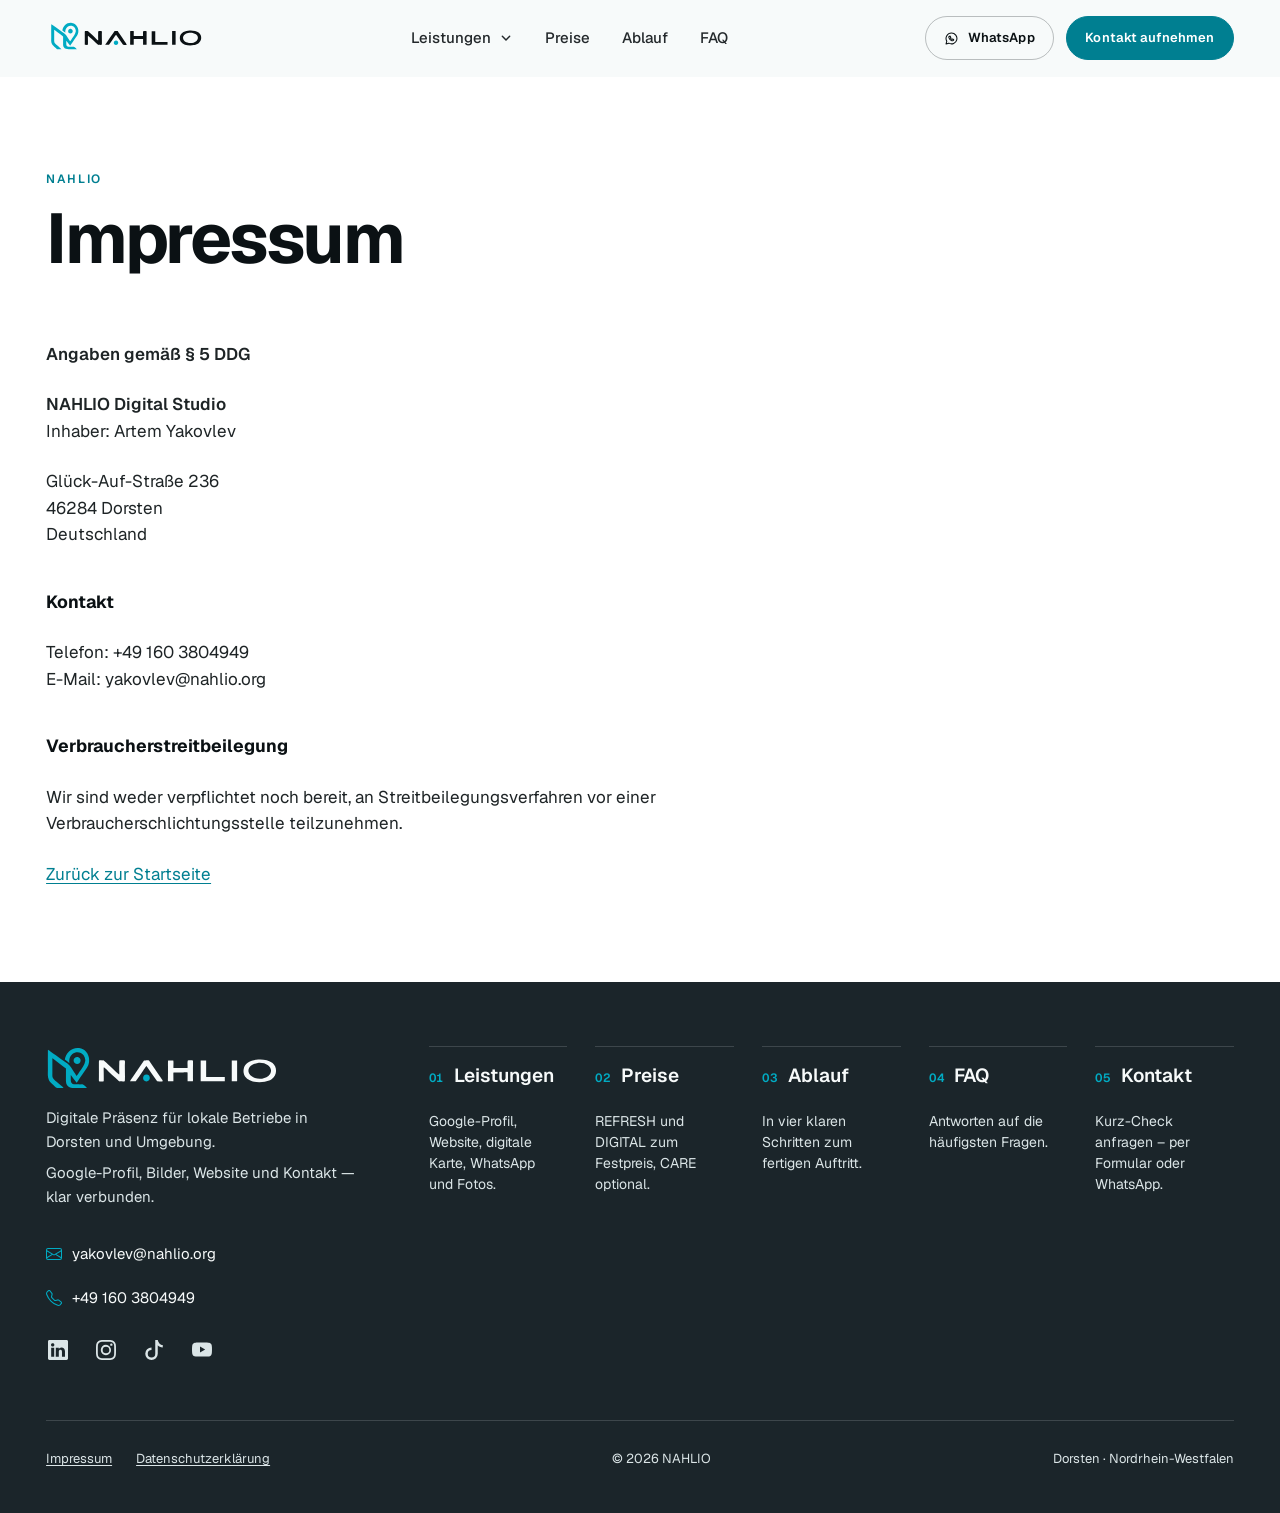
<file: vorschau/nahlio-vorschau-9/impressum.html>
<!doctype html>
<html lang="de">
<head>
<meta charset="utf-8">
<meta name="robots" content="noindex, nofollow">
<meta name="viewport" content="width=device-width, initial-scale=1, viewport-fit=cover">
<title>Impressum — NAHLIO</title>
<meta name="description" content="Impressum von NAHLIO.">
<link rel="canonical" href="https://nahlio.org/impressum.html">
<meta name="theme-color" content="#0B1114">
<meta property="og:type" content="website">
<meta property="og:locale" content="de_DE">
<meta property="og:site_name" content="NAHLIO">
<meta property="og:title" content="Impressum — NAHLIO">
<meta property="og:description" content="Impressum von NAHLIO.">
<meta property="og:url" content="https://nahlio.org/impressum.html">
<meta name="twitter:card" content="summary_large_image">
<link rel="icon" href="favicon.svg" type="image/svg+xml">
<link rel="icon" href="favicon-32x32.svg" sizes="32x32" type="image/svg+xml">
<link rel="icon" href="favicon-48x48.svg" sizes="48x48" type="image/svg+xml">
<link rel="apple-touch-icon" href="apple-touch-icon.svg">
<link rel="manifest" href="site.webmanifest">
<link rel="preload" href="fonts/geist-latin.woff2" as="font" type="font/woff2" crossorigin>
<link rel="stylesheet" href="css/styles.css?v=e7239e2bd2">
<script>(function(d,w){var c=d.documentElement.classList;c.add('js');try{if(!w.matchMedia('(prefers-reduced-motion: reduce)').matches){c.add('motion-ok');var n=w.performance&&w.performance.getEntriesByType?w.performance.getEntriesByType('navigation')[0]:null;if((!w.location.hash||w.location.hash==='#top')&&(!n||n.type==='navigate'))c.add('hero-intro');}}catch(e){c.add('motion-ok');}w.setTimeout(function(){if(!(w.NAHLIO&&w.NAHLIO.popReady))c.remove('motion-ok','hero-intro');},4000);})(document,window);</script>
</head>
<body>
<a class="skip" href="#inhalt">Direkt zum Inhalt</a>
<header class="nav" data-nav data-state="light">
  <div class="nav__bar">
    <div class="nav__inner shell">
      <a class="nav__logo" href="index.html" aria-label="NAHLIO — Startseite"><svg xmlns="http://www.w3.org/2000/svg" viewBox="0 0 1600 519" role="img" aria-label="NAHLIO" class="logo logo--wordmark">
  <path class="logo__type" d="M1432.48 184.25C1462.76 182 1502.46 187.81 1526.39 207.99C1559.88 236.24 1555.58 289.33 1520.03 314.01C1506.62 323.32 1490.66 327.63 1474.78 330.3C1433.56 337.21 1372.14 334.12 1345.88 296.1C1340.73 288.64 1338.02 280.06 1336.66 271.21C1335.5 263.62 1335.52 255.73 1336.73 248.16C1344.17 201.7 1391.67 187.29 1432.48 184.25ZM519.6 283.27C522.12 278.9 520.41 264.07 520.28 258.35C519.95 243.42 519.99 228.34 520.55 213.42C520.81 206.44 519.84 198.38 522.34 191.78C529.47 188.99 548.88 189.75 556.71 190.95C559.6 198.44 557.34 214.85 557.31 223.4C557.21 246.99 558.13 270.54 558.09 294.12C558.08 301.62 558.12 309.12 557.83 316.61C557.69 320.19 558.04 324.14 556.21 327.26C550.56 329.48 536.23 328.1 529.59 328.05C526.63 328.03 522.59 328.77 519.83 327.59C517.68 326.67 515.82 324.02 514.1 322.49C508.27 317.25 502.4 312.03 496.7 306.64C481.7 292.5 466.2 278.9 451.26 264.71C441.09 255.05 431.17 244.2 419.76 236.01C417.31 241.49 418.51 256.7 418.51 263.34C418.51 284.66 419.54 306.1 418.64 327.41C412.36 329.05 393.73 328.87 387.31 327.42C386.48 318.33 387.09 309.07 387.1 299.95C387.13 281.37 387.26 262.78 387.1 244.2C387.01 233.66 387.03 223.12 387.04 212.58C387.04 205.51 386.46 197.85 388.06 190.95C394.65 189.55 402.2 190.47 408.94 190.47C411.88 190.47 415.87 189.77 418.61 190.9C421.52 192.09 424.25 195.82 426.58 197.88C433.2 203.73 439.56 209.85 446.1 215.78C464.27 232.24 481.8 249.41 500 265.85C506.45 271.68 512.65 278.05 519.6 283.27ZM807.14 327.41C802.6 328.75 797.29 328.2 792.51 328.21C784.96 328.22 776.59 328.95 769.21 327.49C745.89 293.9 722.57 260.32 699.25 226.73C691.74 233.08 681.63 251.07 675.51 259.87C659.77 282.5 644.7 305.65 628.6 328.03C616.05 328.03 603.5 328.03 590.95 328.03C591.86 323.6 595.11 319.75 597.67 316.01C602.27 309.25 606.91 302.51 611.57 295.79C628.06 272.02 643.86 247.77 660.6 224.17C666.03 216.52 671.05 208.58 676.4 200.88C678.4 198.01 680.54 193.29 683.43 191.26C685.52 189.79 689.38 190.59 691.84 190.56C696.6 190.5 711.3 189.42 715 190.68C717.59 191.57 719.7 196.45 721.26 198.56C727.56 207.05 733.18 216.08 739.17 224.78C754.35 246.84 768.91 269.29 784.1 291.34C791.29 301.78 802.64 315.87 807.14 327.41ZM874.97 190.55C877.47 198.16 876 220.12 875.93 229.23C875.9 233.06 875.42 236.97 876.55 240.6C907.23 240.6 937.91 240.6 968.59 240.6C969.94 226.65 966.07 204.4 970.36 191.78C976.5 189.05 996.71 189.73 1003.61 190.95C1004.92 195.56 1004.38 201.11 1004.44 205.93C1004.55 216.19 1004.24 226.45 1004.16 236.71C1004 258.62 1004.39 280.54 1004.11 302.44C1004 310.9 1004.76 319.61 1003.85 328.01C992.19 328.01 980.54 328.01 968.88 328.01C968.88 308.67 968.88 289.33 968.88 269.99C961.39 267.75 947.27 269.25 938.95 269.25C918.15 269.25 897.35 269.36 876.55 269.35C874.75 275.32 875.72 282.86 875.72 289.13C875.72 302.07 876.14 315.09 875.63 328.02C864.01 328.02 852.39 328.02 840.77 328.02C839.04 321.09 839.98 312.93 839.98 305.77C839.98 291.63 840.2 277.48 840.38 263.34C840.6 246.7 839.93 230.06 840.18 213.42C840.29 205.92 839.56 197.89 841.21 190.55C852.46 190.55 863.71 190.55 874.97 190.55ZM1293.84 190.49C1293.84 236.32 1293.84 282.14 1293.84 327.96C1282.12 327.96 1270.4 327.96 1258.68 327.96C1258.68 282.14 1258.68 236.32 1258.68 190.49C1270.4 190.49 1282.12 190.49 1293.84 190.49ZM1054.83 191.21C1066.79 191.21 1078.75 191.21 1090.71 191.21C1090.71 227.18 1090.71 263.14 1090.71 299.11C1131.51 299.11 1172.31 299.11 1213.11 299.11C1213.11 308.73 1213.11 318.36 1213.11 327.99C1160.35 327.99 1107.59 327.99 1054.83 327.99C1054.83 282.4 1054.83 236.8 1054.83 191.21ZM1429.27 207.54C1401 211.39 1362.66 230.4 1368.78 265C1369.61 269.7 1371.24 274.18 1373.72 278.28C1382 291.97 1396.05 300.06 1410.73 305.25C1438.98 315.26 1475.26 311.16 1498.9 292.05C1523.4 272.26 1521.59 241.21 1496.46 222.95C1477.55 209.2 1452.23 204.41 1429.27 207.54Z" fill="currentColor" fill-rule="evenodd"/>
  <path class="logo__mark" d="M222.94 346.81C223.1 347.06 223.25 347.32 223.4 347.57C225.9 347.71 228.39 347.85 230.89 347.99C231.03 347.72 231.17 347.45 231.31 347.18C239.9 347.17 248.5 347.16 257.1 347.15C257.24 347.42 257.38 347.69 257.51 347.96C261.95 347.97 266.39 347.97 270.83 347.97C270.97 347.7 271.1 347.43 271.24 347.15C275.06 347.26 279.06 347 282.72 348.35C292.29 351.89 301.44 364.35 308.68 371.5C297.22 372 285.65 371.66 274.15 371.66C265.83 371.66 257.51 371.66 249.19 371.66C223.35 371.66 191.68 377.09 176.82 350.27C174.85 346.71 173.16 343.02 172.27 339.03C170.19 329.73 170.72 320.25 170.72 310.76C170.72 297.45 170.68 284.14 170.81 270.83C170.87 264.73 170.83 258.62 170.82 252.52C170.81 250.04 171.42 246.67 170.46 244.34C169.59 242.22 165.89 240.39 164.11 239.02C158.14 234.44 152.2 229.83 146.26 225.22C125.16 208.89 104.53 191.7 82.79 176.24C80.56 179.54 81.75 186.02 81.75 190.12C81.73 202.32 81.75 214.53 81.75 226.73C81.75 242.54 81.87 258.35 81.76 274.15C81.69 284.2 80.7 294.85 84.55 304.39C88.81 314.92 99.04 321.94 107.36 329.04C117.67 337.84 127.87 346.79 138.07 355.72C143.71 360.66 149.77 365.31 155.01 370.67C149.1 372.9 130.01 371.8 122.72 371.79C118.65 371.79 113.59 372.37 109.77 370.69C102.84 367.66 96.88 360 91.47 354.91C80.04 344.18 66.45 335.06 59.32 320.52C48.91 299.27 52.33 273.93 52.33 250.86C52.33 207.64 51.21 164.26 52.42 121.06C58.35 122.71 64.07 128.33 69.02 131.9C80.81 140.38 92.84 148.54 104.6 157.07C125.01 171.88 145.4 186.74 165.9 201.42C175.52 208.31 186.45 214.86 194.53 223.58C202.25 231.92 207.82 242.07 214.09 251.47C219.64 259.81 225.09 268.23 230.46 276.69C233.77 281.91 236.88 287.64 240.87 292.35C246.19 288.34 255.23 272.1 259.49 265.7C273.13 245.2 294.06 220.08 297.05 195.47C298.58 192.54 298.52 186.97 297.05 183.99C295.64 174.07 292.62 164.59 286.58 156.48C269.06 132.98 235.43 130.53 213.08 148.58C196.4 162.06 191.12 182.39 192.36 203.02C192.3 203.71 192.23 204.4 192.17 205.1C191.55 205.28 190.93 205.46 190.32 205.64C181.33 198.8 172.35 191.96 163.36 185.13C168.98 139.95 210.79 102.19 257.48 109.21C266.38 110.55 274.76 113.7 282.62 117.98C290.33 122.17 297.19 127.66 302.88 134.35C309.23 141.8 314.32 150.23 317.71 159.44C320.26 166.36 322.06 173.62 322.76 180.97C325.68 211.74 315.04 229.14 298.46 253.13C291.66 262.97 284.86 272.8 278.16 282.7C269.64 295.26 260.91 307.73 252.63 320.46C248.96 326.11 245.46 332.09 241.29 337.39C228.39 320.35 215.5 303.31 202.6 286.27C202.06 293.82 202.45 301.52 202.45 309.1C202.45 327.32 202.25 341.74 222.94 346.81ZM266.85 187.21C266.6 187.35 266.36 187.48 266.11 187.62C266.23 189.98 266.34 192.34 266.46 194.7C264 221.69 220.8 218.77 221 190.95C221.12 175.09 237.27 163.86 252.2 169.28C260.36 172.25 264.65 179.31 266.85 187.21ZM699.38 283.31C728.68 283.66 728.34 328.88 698.49 328.39C669.3 327.9 670.04 282.96 699.38 283.31Z" fill="#01ABC3" fill-rule="evenodd"/>
  <path class="logo__mark" d="M297.05 183.99C298.52 186.97 298.58 192.54 297.05 195.47C297.05 191.64 297.05 187.82 297.05 183.99ZM266.85 187.21C266.96 189.56 267.07 191.92 267.18 194.28C266.94 194.42 266.7 194.56 266.46 194.7C266.34 192.34 266.23 189.98 266.11 187.62C266.36 187.48 266.6 187.35 266.85 187.21ZM192.36 203.02C192.6 203.15 192.84 203.29 193.08 203.43C193.23 204.82 193.38 206.21 193.54 207.59C191.79 207.26 191.37 207.09 190.32 205.64C190.93 205.46 191.55 205.28 192.17 205.1C192.23 204.4 192.3 203.71 192.36 203.02ZM222.94 346.81C225.73 346.93 228.52 347.06 231.31 347.18C231.17 347.45 231.03 347.72 230.89 347.99C228.39 347.85 225.9 347.71 223.4 347.57C223.25 347.32 223.1 347.06 222.94 346.81ZM257.1 347.15C261.81 347.15 266.53 347.15 271.24 347.15C271.1 347.43 270.97 347.7 270.83 347.97C266.39 347.97 261.95 347.97 257.51 347.96C257.38 347.69 257.24 347.42 257.1 347.15Z" fill="#01ABC3" fill-rule="evenodd"/>
</svg></a>
      <nav class="nav__links" aria-label="Hauptnavigation">
        <ul class="nav__list"><li class="nav__item nav__item--sub" data-nav-sub><span class="nav__subhead"><a class="nav__link" data-nav-link href="index.html#beispiele">Leistungen</a><button class="nav__subbtn" type="button" aria-expanded="false" aria-controls="nav-sub" data-nav-subbtn><span class="visually-hidden">Leistungen anzeigen</span><svg viewBox="0 0 24 24" aria-hidden="true" focusable="false"><path d="m6.5 9.5 5.5 5.5 5.5-5.5"/></svg></button></span><div class="nav__sub" id="nav-sub" data-nav-subpanel><ul class="nav__sublist"><li><a class="nav__sublink" href="index.html?leistung=google#beispiele" data-show-slide="google"><span class="nav__sublink-ic" aria-hidden="true"><svg viewBox="0 0 24 24" focusable="false"><path class="d" d="M12 21.2s-6.8-6.2-6.8-11.6a6.8 6.8 0 0 1 13.6 0c0 5.4-6.8 11.6-6.8 11.6z"/><path d="M12 21.2s-6.8-6.2-6.8-11.6a6.8 6.8 0 0 1 13.6 0c0 5.4-6.8 11.6-6.8 11.6z"/><path d="m12 6.4 1.05 2.15 2.35.34-1.7 1.66.4 2.34L12 11.8l-2.1 1.1.4-2.34-1.7-1.66 2.35-.34z"/></svg></span><span class="nav__sublink-txt"><b>Google-Profil</b><small>Informationen, Leistungen und Kontakt</small></span></a></li><li><a class="nav__sublink" href="index.html?leistung=website#beispiele" data-show-slide="website"><span class="nav__sublink-ic" aria-hidden="true"><svg viewBox="0 0 24 24" focusable="false"><rect class="d" x="3" y="4.5" width="18" height="15" rx="1.6"/><rect x="3" y="4.5" width="18" height="15" rx="1.6"/><path d="M3 8.5h18M5.6 6.5h.01M7.8 6.5h.01"/><rect x="6" y="11" width="6" height="5.5" rx=".6"/><path d="M14.5 11.6h3.5M14.5 14h3.5M14.5 16.4h2.2"/></svg></span><span class="nav__sublink-txt"><b>One-Page-Website</b><small>Ihr Betrieb auf einer Seite</small></span></a></li><li><a class="nav__sublink" href="index.html?leistung=karte#beispiele" data-show-slide="karte"><span class="nav__sublink-ic" aria-hidden="true"><svg viewBox="0 0 24 24" focusable="false"><rect class="d" x="5" y="3" width="14" height="18" rx="1.8"/><rect x="5" y="3" width="14" height="18" rx="1.8"/><path d="M9 7h6M8.2 10.8h5M15.6 10.8h.4M8.2 13.8h5M15.6 13.8h.4M8.2 16.8h5M15.6 16.8h.4"/></svg></span><span class="nav__sublink-txt"><b>Digitale Karte</b><small>Menüs, Preise und Leistungen</small></span></a></li><li><a class="nav__sublink" href="index.html?leistung=kontakt#beispiele" data-show-slide="kontakt"><span class="nav__sublink-ic" aria-hidden="true"><svg viewBox="0 0 24 24" focusable="false"><path class="d" d="M4 5h16v11h-8.4L7 19.8V16H4z"/><path d="M4 5h16v11h-8.4L7 19.8V16H4z"/><path d="M7.4 8.6h9.2M7.4 11.6h4.4"/><path d="m13.4 11.9 1.2 1.2 2.6-2.8"/></svg></span><span class="nav__sublink-txt"><b>Kontakt &amp; WhatsApp</b><small>Einfach schreiben und anfragen</small></span></a></li><li><a class="nav__sublink" href="index.html?leistung=fotos#beispiele" data-show-slide="fotos"><span class="nav__sublink-ic" aria-hidden="true"><svg viewBox="0 0 24 24" focusable="false"><rect class="d" x="2.5" y="6.5" width="13.5" height="11" rx="1.6"/><rect x="2.5" y="6.5" width="13.5" height="11" rx="1.6"/><path d="m16 10.4 5.5-3v9.2l-5.5-3"/><circle cx="9.2" cy="12" r="2.6"/></svg></span><span class="nav__sublink-txt"><b>Fotos &amp; Kurzvideos</b><small>Ihr Betrieb authentisch im Bild</small></span></a></li></ul></div></li><li class="nav__item"><a class="nav__link" data-nav-link href="index.html#preise">Preise</a></li><li class="nav__item"><a class="nav__link" data-nav-link href="index.html#ablauf">Ablauf</a></li><li class="nav__item"><a class="nav__link" data-nav-link href="index.html#fragen">FAQ</a></li></ul>
      </nav>
      <div class="nav__actions">
        <a class="btn btn--sm btn--wa nav__wa" href="https://wa.me/491603804949?text=Hallo%20NAHLIO%2C%20ich%20m%C3%B6chte%20meinen%20Online-Auftritt%20verbessern%20und%20mein%20Vorhaben%20mit%20Ihnen%20besprechen."><svg class="wa-ico" viewBox="0 0 24 24" aria-hidden="true" focusable="false"><path d="M12 3.2a8.7 8.7 0 0 0-7.5 13.1L3.3 20.7l4.5-1.2A8.7 8.7 0 1 0 12 3.2z"/><path d="M9.2 8.6c.2-.4.5-.4.8-.3l.9 2c0 .3-.3.6-.5.8.5 1 1.3 1.8 2.3 2.3.2-.2.5-.6.8-.5l2 .9c.1.3.1.6-.2 1-.5.8-1.5 1-2.6.7-2.4-.7-4.2-2.5-4.9-4.9-.3-1 0-1.6.4-2z"/></svg><span>WhatsApp</span></a>
        <a class="btn btn--sm nav__cta" href="index.html#kontakt">Kontakt aufnehmen</a>
      </div>
      <button class="nav__toggle" type="button" data-nav-toggle
              aria-expanded="false" aria-controls="nav-panel"
              aria-label="Menü öffnen" data-label-open="Menü öffnen" data-label-close="Menü schließen">
        <span class="nav__toggle-bars" aria-hidden="true"></span>
      </button>
    </div>
  </div>
  <nav class="nav__panel" id="nav-panel" aria-label="Hauptnavigation" hidden>
    <div class="nav__panel-group" data-nav-panel-sub><span class="nav__panel-row"><a class="nav__panel-link" data-nav-panel-link href="index.html#beispiele">Leistungen</a><button class="nav__panel-subbtn" type="button" aria-expanded="false" aria-controls="nav-panel-sub" data-nav-panel-subbtn><span class="visually-hidden">Leistungen anzeigen</span><svg viewBox="0 0 24 24" aria-hidden="true" focusable="false"><path d="m6.5 9.5 5.5 5.5 5.5-5.5"/></svg></button></span><ul class="nav__panel-sub" id="nav-panel-sub" hidden><li><a class="nav__panel-sublink" href="index.html?leistung=google#beispiele" data-show-slide="google"><span class="nav__panel-sublink-ic" aria-hidden="true"><svg viewBox="0 0 24 24" focusable="false"><path class="d" d="M12 21.2s-6.8-6.2-6.8-11.6a6.8 6.8 0 0 1 13.6 0c0 5.4-6.8 11.6-6.8 11.6z"/><path d="M12 21.2s-6.8-6.2-6.8-11.6a6.8 6.8 0 0 1 13.6 0c0 5.4-6.8 11.6-6.8 11.6z"/><path d="m12 6.4 1.05 2.15 2.35.34-1.7 1.66.4 2.34L12 11.8l-2.1 1.1.4-2.34-1.7-1.66 2.35-.34z"/></svg></span><span class="nav__panel-sublink-txt"><b>Google-Profil</b><small>Informationen, Leistungen und Kontakt</small></span></a></li><li><a class="nav__panel-sublink" href="index.html?leistung=website#beispiele" data-show-slide="website"><span class="nav__panel-sublink-ic" aria-hidden="true"><svg viewBox="0 0 24 24" focusable="false"><rect class="d" x="3" y="4.5" width="18" height="15" rx="1.6"/><rect x="3" y="4.5" width="18" height="15" rx="1.6"/><path d="M3 8.5h18M5.6 6.5h.01M7.8 6.5h.01"/><rect x="6" y="11" width="6" height="5.5" rx=".6"/><path d="M14.5 11.6h3.5M14.5 14h3.5M14.5 16.4h2.2"/></svg></span><span class="nav__panel-sublink-txt"><b>One-Page-Website</b><small>Ihr Betrieb auf einer Seite</small></span></a></li><li><a class="nav__panel-sublink" href="index.html?leistung=karte#beispiele" data-show-slide="karte"><span class="nav__panel-sublink-ic" aria-hidden="true"><svg viewBox="0 0 24 24" focusable="false"><rect class="d" x="5" y="3" width="14" height="18" rx="1.8"/><rect x="5" y="3" width="14" height="18" rx="1.8"/><path d="M9 7h6M8.2 10.8h5M15.6 10.8h.4M8.2 13.8h5M15.6 13.8h.4M8.2 16.8h5M15.6 16.8h.4"/></svg></span><span class="nav__panel-sublink-txt"><b>Digitale Karte</b><small>Menüs, Preise und Leistungen</small></span></a></li><li><a class="nav__panel-sublink" href="index.html?leistung=kontakt#beispiele" data-show-slide="kontakt"><span class="nav__panel-sublink-ic" aria-hidden="true"><svg viewBox="0 0 24 24" focusable="false"><path class="d" d="M4 5h16v11h-8.4L7 19.8V16H4z"/><path d="M4 5h16v11h-8.4L7 19.8V16H4z"/><path d="M7.4 8.6h9.2M7.4 11.6h4.4"/><path d="m13.4 11.9 1.2 1.2 2.6-2.8"/></svg></span><span class="nav__panel-sublink-txt"><b>Kontakt &amp; WhatsApp</b><small>Einfach schreiben und anfragen</small></span></a></li><li><a class="nav__panel-sublink" href="index.html?leistung=fotos#beispiele" data-show-slide="fotos"><span class="nav__panel-sublink-ic" aria-hidden="true"><svg viewBox="0 0 24 24" focusable="false"><rect class="d" x="2.5" y="6.5" width="13.5" height="11" rx="1.6"/><rect x="2.5" y="6.5" width="13.5" height="11" rx="1.6"/><path d="m16 10.4 5.5-3v9.2l-5.5-3"/><circle cx="9.2" cy="12" r="2.6"/></svg></span><span class="nav__panel-sublink-txt"><b>Fotos &amp; Kurzvideos</b><small>Ihr Betrieb authentisch im Bild</small></span></a></li></ul></div><a class="nav__panel-link" data-nav-panel-link href="index.html#preise">Preise</a><a class="nav__panel-link" data-nav-panel-link href="index.html#ablauf">Ablauf</a><a class="nav__panel-link" data-nav-panel-link href="index.html#fragen">FAQ</a>
    <div class="nav__panel-cta">
      <a class="btn" href="index.html#kontakt">Kontakt aufnehmen</a>
      <a class="btn btn--wa" href="https://wa.me/491603804949?text=Hallo%20NAHLIO%2C%20ich%20m%C3%B6chte%20meinen%20Online-Auftritt%20verbessern%20und%20mein%20Vorhaben%20mit%20Ihnen%20besprechen."><svg class="wa-ico" viewBox="0 0 24 24" aria-hidden="true" focusable="false"><path d="M12 3.2a8.7 8.7 0 0 0-7.5 13.1L3.3 20.7l4.5-1.2A8.7 8.7 0 1 0 12 3.2z"/><path d="M9.2 8.6c.2-.4.5-.4.8-.3l.9 2c0 .3-.3.6-.5.8.5 1 1.3 1.8 2.3 2.3.2-.2.5-.6.8-.5l2 .9c.1.3.1.6-.2 1-.5.8-1.5 1-2.6.7-2.4-.7-4.2-2.5-4.9-4.9-.3-1 0-1.6.4-2z"/></svg><span>WhatsApp</span></a>
    </div>
  </nav>
</header>
<main id="inhalt">
  <section class="section" data-theme="white" data-nav-theme="light">
    <div class="shell">
      <header class="sec-head rail-inset">
        <p class="t-label">NAHLIO</p>
        <h1 class="t-h1 sec-head__title">Impressum</h1>
      </header>
      <div class="legal rail-inset">
        
        <p><strong>Angaben gemäß § 5 DDG</strong></p>
<p><strong>NAHLIO Digital Studio</strong><br>Inhaber: Artem Yakovlev</p>
<p>Glück-Auf-Straße 236<br>46284 Dorsten<br>Deutschland</p>
<h3>Kontakt</h3>
<p>Telefon: +49 160 3804949<br>E-Mail: yakovlev@nahlio.org</p>
<h3>Verbraucherstreitbeilegung</h3>
<p>Wir sind weder verpflichtet noch bereit, an Streitbeilegungsverfahren vor einer Verbraucherschlichtungsstelle teilzunehmen.</p>
        <p><a href="index.html">Zurück zur Startseite</a></p>
      </div>
    </div>
  </section>
</main>
<footer class="footer" data-theme="graphite">
  <div class="shell">
    <div class="footer__grid">
      <div class="footer__brand">
        <div class="footer__logo"><svg xmlns="http://www.w3.org/2000/svg" viewBox="40 96 1522 289" role="img" aria-label="NAHLIO" class="logo logo--wordmark">
  <path class="logo__type" d="M1432.48 184.25C1462.76 182 1502.46 187.81 1526.39 207.99C1559.88 236.24 1555.58 289.33 1520.03 314.01C1506.62 323.32 1490.66 327.63 1474.78 330.3C1433.56 337.21 1372.14 334.12 1345.88 296.1C1340.73 288.64 1338.02 280.06 1336.66 271.21C1335.5 263.62 1335.52 255.73 1336.73 248.16C1344.17 201.7 1391.67 187.29 1432.48 184.25ZM519.6 283.27C522.12 278.9 520.41 264.07 520.28 258.35C519.95 243.42 519.99 228.34 520.55 213.42C520.81 206.44 519.84 198.38 522.34 191.78C529.47 188.99 548.88 189.75 556.71 190.95C559.6 198.44 557.34 214.85 557.31 223.4C557.21 246.99 558.13 270.54 558.09 294.12C558.08 301.62 558.12 309.12 557.83 316.61C557.69 320.19 558.04 324.14 556.21 327.26C550.56 329.48 536.23 328.1 529.59 328.05C526.63 328.03 522.59 328.77 519.83 327.59C517.68 326.67 515.82 324.02 514.1 322.49C508.27 317.25 502.4 312.03 496.7 306.64C481.7 292.5 466.2 278.9 451.26 264.71C441.09 255.05 431.17 244.2 419.76 236.01C417.31 241.49 418.51 256.7 418.51 263.34C418.51 284.66 419.54 306.1 418.64 327.41C412.36 329.05 393.73 328.87 387.31 327.42C386.48 318.33 387.09 309.07 387.1 299.95C387.13 281.37 387.26 262.78 387.1 244.2C387.01 233.66 387.03 223.12 387.04 212.58C387.04 205.51 386.46 197.85 388.06 190.95C394.65 189.55 402.2 190.47 408.94 190.47C411.88 190.47 415.87 189.77 418.61 190.9C421.52 192.09 424.25 195.82 426.58 197.88C433.2 203.73 439.56 209.85 446.1 215.78C464.27 232.24 481.8 249.41 500 265.85C506.45 271.68 512.65 278.05 519.6 283.27ZM807.14 327.41C802.6 328.75 797.29 328.2 792.51 328.21C784.96 328.22 776.59 328.95 769.21 327.49C745.89 293.9 722.57 260.32 699.25 226.73C691.74 233.08 681.63 251.07 675.51 259.87C659.77 282.5 644.7 305.65 628.6 328.03C616.05 328.03 603.5 328.03 590.95 328.03C591.86 323.6 595.11 319.75 597.67 316.01C602.27 309.25 606.91 302.51 611.57 295.79C628.06 272.02 643.86 247.77 660.6 224.17C666.03 216.52 671.05 208.58 676.4 200.88C678.4 198.01 680.54 193.29 683.43 191.26C685.52 189.79 689.38 190.59 691.84 190.56C696.6 190.5 711.3 189.42 715 190.68C717.59 191.57 719.7 196.45 721.26 198.56C727.56 207.05 733.18 216.08 739.17 224.78C754.35 246.84 768.91 269.29 784.1 291.34C791.29 301.78 802.64 315.87 807.14 327.41ZM874.97 190.55C877.47 198.16 876 220.12 875.93 229.23C875.9 233.06 875.42 236.97 876.55 240.6C907.23 240.6 937.91 240.6 968.59 240.6C969.94 226.65 966.07 204.4 970.36 191.78C976.5 189.05 996.71 189.73 1003.61 190.95C1004.92 195.56 1004.38 201.11 1004.44 205.93C1004.55 216.19 1004.24 226.45 1004.16 236.71C1004 258.62 1004.39 280.54 1004.11 302.44C1004 310.9 1004.76 319.61 1003.85 328.01C992.19 328.01 980.54 328.01 968.88 328.01C968.88 308.67 968.88 289.33 968.88 269.99C961.39 267.75 947.27 269.25 938.95 269.25C918.15 269.25 897.35 269.36 876.55 269.35C874.75 275.32 875.72 282.86 875.72 289.13C875.72 302.07 876.14 315.09 875.63 328.02C864.01 328.02 852.39 328.02 840.77 328.02C839.04 321.09 839.98 312.93 839.98 305.77C839.98 291.63 840.2 277.48 840.38 263.34C840.6 246.7 839.93 230.06 840.18 213.42C840.29 205.92 839.56 197.89 841.21 190.55C852.46 190.55 863.71 190.55 874.97 190.55ZM1293.84 190.49C1293.84 236.32 1293.84 282.14 1293.84 327.96C1282.12 327.96 1270.4 327.96 1258.68 327.96C1258.68 282.14 1258.68 236.32 1258.68 190.49C1270.4 190.49 1282.12 190.49 1293.84 190.49ZM1054.83 191.21C1066.79 191.21 1078.75 191.21 1090.71 191.21C1090.71 227.18 1090.71 263.14 1090.71 299.11C1131.51 299.11 1172.31 299.11 1213.11 299.11C1213.11 308.73 1213.11 318.36 1213.11 327.99C1160.35 327.99 1107.59 327.99 1054.83 327.99C1054.83 282.4 1054.83 236.8 1054.83 191.21ZM1429.27 207.54C1401 211.39 1362.66 230.4 1368.78 265C1369.61 269.7 1371.24 274.18 1373.72 278.28C1382 291.97 1396.05 300.06 1410.73 305.25C1438.98 315.26 1475.26 311.16 1498.9 292.05C1523.4 272.26 1521.59 241.21 1496.46 222.95C1477.55 209.2 1452.23 204.41 1429.27 207.54Z" fill="currentColor" fill-rule="evenodd"/>
  <path class="logo__mark" d="M222.94 346.81C223.1 347.06 223.25 347.32 223.4 347.57C225.9 347.71 228.39 347.85 230.89 347.99C231.03 347.72 231.17 347.45 231.31 347.18C239.9 347.17 248.5 347.16 257.1 347.15C257.24 347.42 257.38 347.69 257.51 347.96C261.95 347.97 266.39 347.97 270.83 347.97C270.97 347.7 271.1 347.43 271.24 347.15C275.06 347.26 279.06 347 282.72 348.35C292.29 351.89 301.44 364.35 308.68 371.5C297.22 372 285.65 371.66 274.15 371.66C265.83 371.66 257.51 371.66 249.19 371.66C223.35 371.66 191.68 377.09 176.82 350.27C174.85 346.71 173.16 343.02 172.27 339.03C170.19 329.73 170.72 320.25 170.72 310.76C170.72 297.45 170.68 284.14 170.81 270.83C170.87 264.73 170.83 258.62 170.82 252.52C170.81 250.04 171.42 246.67 170.46 244.34C169.59 242.22 165.89 240.39 164.11 239.02C158.14 234.44 152.2 229.83 146.26 225.22C125.16 208.89 104.53 191.7 82.79 176.24C80.56 179.54 81.75 186.02 81.75 190.12C81.73 202.32 81.75 214.53 81.75 226.73C81.75 242.54 81.87 258.35 81.76 274.15C81.69 284.2 80.7 294.85 84.55 304.39C88.81 314.92 99.04 321.94 107.36 329.04C117.67 337.84 127.87 346.79 138.07 355.72C143.71 360.66 149.77 365.31 155.01 370.67C149.1 372.9 130.01 371.8 122.72 371.79C118.65 371.79 113.59 372.37 109.77 370.69C102.84 367.66 96.88 360 91.47 354.91C80.04 344.18 66.45 335.06 59.32 320.52C48.91 299.27 52.33 273.93 52.33 250.86C52.33 207.64 51.21 164.26 52.42 121.06C58.35 122.71 64.07 128.33 69.02 131.9C80.81 140.38 92.84 148.54 104.6 157.07C125.01 171.88 145.4 186.74 165.9 201.42C175.52 208.31 186.45 214.86 194.53 223.58C202.25 231.92 207.82 242.07 214.09 251.47C219.64 259.81 225.09 268.23 230.46 276.69C233.77 281.91 236.88 287.64 240.87 292.35C246.19 288.34 255.23 272.1 259.49 265.7C273.13 245.2 294.06 220.08 297.05 195.47C298.58 192.54 298.52 186.97 297.05 183.99C295.64 174.07 292.62 164.59 286.58 156.48C269.06 132.98 235.43 130.53 213.08 148.58C196.4 162.06 191.12 182.39 192.36 203.02C192.3 203.71 192.23 204.4 192.17 205.1C191.55 205.28 190.93 205.46 190.32 205.64C181.33 198.8 172.35 191.96 163.36 185.13C168.98 139.95 210.79 102.19 257.48 109.21C266.38 110.55 274.76 113.7 282.62 117.98C290.33 122.17 297.19 127.66 302.88 134.35C309.23 141.8 314.32 150.23 317.71 159.44C320.26 166.36 322.06 173.62 322.76 180.97C325.68 211.74 315.04 229.14 298.46 253.13C291.66 262.97 284.86 272.8 278.16 282.7C269.64 295.26 260.91 307.73 252.63 320.46C248.96 326.11 245.46 332.09 241.29 337.39C228.39 320.35 215.5 303.31 202.6 286.27C202.06 293.82 202.45 301.52 202.45 309.1C202.45 327.32 202.25 341.74 222.94 346.81ZM266.85 187.21C266.6 187.35 266.36 187.48 266.11 187.62C266.23 189.98 266.34 192.34 266.46 194.7C264 221.69 220.8 218.77 221 190.95C221.12 175.09 237.27 163.86 252.2 169.28C260.36 172.25 264.65 179.31 266.85 187.21ZM699.38 283.31C728.68 283.66 728.34 328.88 698.49 328.39C669.3 327.9 670.04 282.96 699.38 283.31Z" fill="#01ABC3" fill-rule="evenodd"/>
  <path class="logo__mark" d="M297.05 183.99C298.52 186.97 298.58 192.54 297.05 195.47C297.05 191.64 297.05 187.82 297.05 183.99ZM266.85 187.21C266.96 189.56 267.07 191.92 267.18 194.28C266.94 194.42 266.7 194.56 266.46 194.7C266.34 192.34 266.23 189.98 266.11 187.62C266.36 187.48 266.6 187.35 266.85 187.21ZM192.36 203.02C192.6 203.15 192.84 203.29 193.08 203.43C193.23 204.82 193.38 206.21 193.54 207.59C191.79 207.26 191.37 207.09 190.32 205.64C190.93 205.46 191.55 205.28 192.17 205.1C192.23 204.4 192.3 203.71 192.36 203.02ZM222.94 346.81C225.73 346.93 228.52 347.06 231.31 347.18C231.17 347.45 231.03 347.72 230.89 347.99C228.39 347.85 225.9 347.71 223.4 347.57C223.25 347.32 223.1 347.06 222.94 346.81ZM257.1 347.15C261.81 347.15 266.53 347.15 271.24 347.15C271.1 347.43 270.97 347.7 270.83 347.97C266.39 347.97 261.95 347.97 257.51 347.96C257.38 347.69 257.24 347.42 257.1 347.15Z" fill="#01ABC3" fill-rule="evenodd"/>
</svg></div>
        <p class="footer__claim">Digitale Präsenz für lokale Betriebe in Dorsten und Umgebung.</p>
        <p class="footer__claim footer__claim--2">Google-Profil, Bilder, Website und Kontakt — klar verbunden.</p>
        <address class="footer__contact" aria-label="Kontakt"><a class="footer__contact-link" href="mailto:yakovlev@nahlio.org"><svg aria-hidden="true" focusable="false" xmlns="http://www.w3.org/2000/svg" width="16" height="16" fill="currentColor" class="bi bi-envelope" viewBox="0 0 16 16">
  <path d="M0 4a2 2 0 0 1 2-2h12a2 2 0 0 1 2 2v8a2 2 0 0 1-2 2H2a2 2 0 0 1-2-2zm2-1a1 1 0 0 0-1 1v.217l7 4.2 7-4.2V4a1 1 0 0 0-1-1zm13 2.383-4.708 2.825L15 11.105zm-.034 6.876-5.64-3.471L8 9.583l-1.326-.795-5.64 3.47A1 1 0 0 0 2 13h12a1 1 0 0 0 .966-.741M1 11.105l4.708-2.897L1 5.383z"/>
</svg><span class="visually-hidden">E-Mail: </span>yakovlev@nahlio.org</a><a class="footer__contact-link" href="tel:+491603804949"><svg aria-hidden="true" focusable="false" xmlns="http://www.w3.org/2000/svg" width="16" height="16" fill="currentColor" class="bi bi-telephone" viewBox="0 0 16 16">
  <path d="M3.654 1.328a.678.678 0 0 0-1.015-.063L1.605 2.3c-.483.484-.661 1.169-.45 1.77a17.6 17.6 0 0 0 4.168 6.608 17.6 17.6 0 0 0 6.608 4.168c.601.211 1.286.033 1.77-.45l1.034-1.034a.678.678 0 0 0-.063-1.015l-2.307-1.794a.68.68 0 0 0-.58-.122l-2.19.547a1.75 1.75 0 0 1-1.657-.459L5.482 8.062a1.75 1.75 0 0 1-.46-1.657l.548-2.19a.68.68 0 0 0-.122-.58zM1.884.511a1.745 1.745 0 0 1 2.612.163L6.29 2.98c.329.423.445.974.315 1.494l-.547 2.19a.68.68 0 0 0 .178.643l2.457 2.457a.68.68 0 0 0 .644.178l2.189-.547a1.75 1.75 0 0 1 1.494.315l2.306 1.794c.829.645.905 1.87.163 2.611l-1.034 1.034c-.74.74-1.846 1.065-2.877.702a18.6 18.6 0 0 1-7.01-4.42 18.6 18.6 0 0 1-4.42-7.009c-.362-1.03-.037-2.137.703-2.877z"/>
</svg><span class="visually-hidden">Telefon: </span>+49 160 3804949</a></address><ul class="footer__social" aria-label="NAHLIO in sozialen Netzwerken"><li><a class="footer__social-link" href="https://www.linkedin.com/in/artem-yakovlev-938697430" target="_blank" rel="noopener noreferrer" aria-label="NAHLIO auf LinkedIn (öffnet in neuem Tab)"><svg aria-hidden="true" focusable="false" xmlns="http://www.w3.org/2000/svg" width="16" height="16" fill="currentColor" class="bi bi-linkedin" viewBox="0 0 16 16">
  <path d="M0 1.146C0 .513.526 0 1.175 0h13.65C15.474 0 16 .513 16 1.146v13.708c0 .633-.526 1.146-1.175 1.146H1.175C.526 16 0 15.487 0 14.854zm4.943 12.248V6.169H2.542v7.225zm-1.2-8.212c.837 0 1.358-.554 1.358-1.248-.015-.709-.52-1.248-1.342-1.248S2.4 3.226 2.4 3.934c0 .694.521 1.248 1.327 1.248zm4.908 8.212V9.359c0-.216.016-.432.08-.586.173-.431.568-.878 1.232-.878.869 0 1.216.662 1.216 1.634v3.865h2.401V9.25c0-2.22-1.184-3.252-2.764-3.252-1.274 0-1.845.7-2.165 1.193v.025h-.016l.016-.025V6.169h-2.4c.03.678 0 7.225 0 7.225z"/>
</svg></a></li><li><a class="footer__social-link" href="https://www.instagram.com/nahlio.studio/" target="_blank" rel="noopener noreferrer" aria-label="NAHLIO auf Instagram (öffnet in neuem Tab)"><svg aria-hidden="true" focusable="false" xmlns="http://www.w3.org/2000/svg" width="16" height="16" fill="currentColor" class="bi bi-instagram" viewBox="0 0 16 16">
  <path d="M8 0C5.829 0 5.556.01 4.703.048 3.85.088 3.269.222 2.76.42a3.9 3.9 0 0 0-1.417.923A3.9 3.9 0 0 0 .42 2.76C.222 3.268.087 3.85.048 4.7.01 5.555 0 5.827 0 8.001c0 2.172.01 2.444.048 3.297.04.852.174 1.433.372 1.942.205.526.478.972.923 1.417.444.445.89.719 1.416.923.51.198 1.09.333 1.942.372C5.555 15.99 5.827 16 8 16s2.444-.01 3.298-.048c.851-.04 1.434-.174 1.943-.372a3.9 3.9 0 0 0 1.416-.923c.445-.445.718-.891.923-1.417.197-.509.332-1.09.372-1.942C15.99 10.445 16 10.173 16 8s-.01-2.445-.048-3.299c-.04-.851-.175-1.433-.372-1.941a3.9 3.9 0 0 0-.923-1.417A3.9 3.9 0 0 0 13.24.42c-.51-.198-1.092-.333-1.943-.372C10.443.01 10.172 0 7.998 0zm-.717 1.442h.718c2.136 0 2.389.007 3.232.046.78.035 1.204.166 1.486.275.373.145.64.319.92.599s.453.546.598.92c.11.281.24.705.275 1.485.039.843.047 1.096.047 3.231s-.008 2.389-.047 3.232c-.035.78-.166 1.203-.275 1.485a2.5 2.5 0 0 1-.599.919c-.28.28-.546.453-.92.598-.28.11-.704.24-1.485.276-.843.038-1.096.047-3.232.047s-2.39-.009-3.233-.047c-.78-.036-1.203-.166-1.485-.276a2.5 2.5 0 0 1-.92-.598 2.5 2.5 0 0 1-.6-.92c-.109-.281-.24-.705-.275-1.485-.038-.843-.046-1.096-.046-3.233s.008-2.388.046-3.231c.036-.78.166-1.204.276-1.486.145-.373.319-.64.599-.92s.546-.453.92-.598c.282-.11.705-.24 1.485-.276.738-.034 1.024-.044 2.515-.045zm4.988 1.328a.96.96 0 1 0 0 1.92.96.96 0 0 0 0-1.92m-4.27 1.122a4.109 4.109 0 1 0 0 8.217 4.109 4.109 0 0 0 0-8.217m0 1.441a2.667 2.667 0 1 1 0 5.334 2.667 2.667 0 0 1 0-5.334"/>
</svg></a></li><li><a class="footer__social-link" href="https://www.tiktok.com/@nahlio.studio" target="_blank" rel="noopener noreferrer" aria-label="NAHLIO auf TikTok (öffnet in neuem Tab)"><svg aria-hidden="true" focusable="false" xmlns="http://www.w3.org/2000/svg" width="16" height="16" fill="currentColor" class="bi bi-tiktok" viewBox="0 0 16 16">
  <path d="M9 0h1.98c.144.715.54 1.617 1.235 2.512C12.895 3.389 13.797 4 15 4v2c-1.753 0-3.07-.814-4-1.829V11a5 5 0 1 1-5-5v2a3 3 0 1 0 3 3z"/>
</svg></a></li><li><a class="footer__social-link" href="https://www.youtube.com/@NAHLIO" target="_blank" rel="noopener noreferrer" aria-label="NAHLIO auf YouTube (öffnet in neuem Tab)"><svg aria-hidden="true" focusable="false" xmlns="http://www.w3.org/2000/svg" width="16" height="16" fill="currentColor" class="bi bi-youtube" viewBox="0 0 16 16">
  <path d="M8.051 1.999h.089c.822.003 4.987.033 6.11.335a2.01 2.01 0 0 1 1.415 1.42c.101.38.172.883.22 1.402l.01.104.022.26.008.104c.065.914.073 1.77.074 1.957v.075c-.001.194-.01 1.108-.082 2.06l-.008.105-.009.104c-.05.572-.124 1.14-.235 1.558a2.01 2.01 0 0 1-1.415 1.42c-1.16.312-5.569.334-6.18.335h-.142c-.309 0-1.587-.006-2.927-.052l-.17-.006-.087-.004-.171-.007-.171-.007c-1.11-.049-2.167-.128-2.654-.26a2.01 2.01 0 0 1-1.415-1.419c-.111-.417-.185-.986-.235-1.558L.09 9.82l-.008-.104A31 31 0 0 1 0 7.68v-.123c.002-.215.01-.958.064-1.778l.007-.103.003-.052.008-.104.022-.26.01-.104c.048-.519.119-1.023.22-1.402a2.01 2.01 0 0 1 1.415-1.42c.487-.13 1.544-.21 2.654-.26l.17-.007.172-.006.086-.003.171-.007A100 100 0 0 1 7.858 2zM6.4 5.209v4.818l4.157-2.408z"/>
</svg></a></li></ul>
      </div>
      <nav class="footer__nav" aria-label="Fußzeilen-Navigation"><ol class="footer__navlist"><li><a href="index.html#beispiele"><span class="footer__num" aria-hidden="true">01</span><span class="footer__label">Leistungen</span></a><p class="footer__note">Google-Profil, Website, digitale Karte, WhatsApp und Fotos.</p></li><li><a href="index.html#preise"><span class="footer__num" aria-hidden="true">02</span><span class="footer__label">Preise</span></a><p class="footer__note">REFRESH und DIGITAL zum Festpreis, CARE optional.</p></li><li><a href="index.html#ablauf"><span class="footer__num" aria-hidden="true">03</span><span class="footer__label">Ablauf</span></a><p class="footer__note">In vier klaren Schritten zum fertigen Auftritt.</p></li><li><a href="index.html#fragen"><span class="footer__num" aria-hidden="true">04</span><span class="footer__label">FAQ</span></a><p class="footer__note">Antworten auf die häufigsten Fragen.</p></li><li><a href="index.html#kontakt"><span class="footer__num" aria-hidden="true">05</span><span class="footer__label">Kontakt</span></a><p class="footer__note">Kurz-Check anfragen – per Formular oder WhatsApp.</p></li></ol></nav>
    </div>
    <div class="footer__bottom">
      <nav class="footer__links footer__links--legal" aria-label="Rechtliches"><a href="impressum.html">Impressum</a><a href="datenschutz.html">Datenschutzerklärung</a></nav>
      <p>&copy; 2026 NAHLIO</p>
      <p>Dorsten · Nordrhein-Westfalen</p>
    </div>
  </div>
</footer>
<script src="js/app.js?v=ce1fc7781b" defer></script>
</body>
</html>
</file>
<file: css/styles.css>
/* NAHLIO — erzeugt von build.py. Quellen liegen in static/css/. */

/* ==== tokens.css ==== */
/* ==========================================================================
   NAHLIO — Design Tokens
   Einzige Quelle fuer Farbe, Typografie, Raster und Bewegung.
   Es gibt bewusst KEINE Farben ausserhalb der Markenpalette. Wo eine
   Zwischenstufe noetig ist, entsteht sie ausschliesslich als Mischung oder
   Transparenz zweier Palettenfarben (siehe --ink-70 / --mist-70).
   ========================================================================== */

:root {
  /* --- Markenpalette (unveraenderlich) ------------------------------------ */
  --brand:        #01ABC3;  /* Brand Turquoise  — grosse Akzente, Elemente auf Dunkel */
  --brand-deep:   #007F91;  /* Deep Turquoise   — Links, Buttons, kleine Elemente auf Hell */
  --ink:          #0B1114;  /* NAHLIO Ink       — Haupttext, sehr dunkle Flaechen */
  --graphite:     #1B252A;  /* Graphite         — dunkle Flaechen, Navigation */
  --slate:        #667A7A;  /* Slate Gray       — sekundaer, NUR mit geprueftem Kontrast */
  --mist:         #E8F2F4;  /* Light Mist */
  --aqua:         #D9F7FB;  /* Aqua Tint */
  --soft:         #F7FAFA;  /* Soft White */
  --wa:           #25D366;  /* WhatsApp-Gruen — nur fuer WhatsApp-Knoepfe und die Chat-Darstellung */
  --wa-deep:      #075E54;  /* dunkles WhatsApp-Gruen fuer die Chat-Kopfzeile */
  --white:        #FFFFFF;  /* Pure White */

  /* --- Abgeleitete Textstufen ---------------------------------------------
     Alle Werte im Browser nachgemessen (WCAG 2.1 AA, normaler Text >= 4.5:1):
       --ink        auf --soft  = 18.0 : 1
       --ink-70     auf --soft  =  7.5 : 1
       --ink-65     auf --soft  =  5.8 : 1
       --ink-65     auf --mist  =  5.4 : 1
       --ink-65     auf --aqua  =  5.4 : 1
       --mist-70    auf --ink   =  9.5 : 1
       --mist-62    auf --ink   =  6.8 : 1
       --mist-62    auf --graphite = 5.6 : 1
       --brand-deep auf --white =  4.7 : 1
       --brand-deep auf --soft  =  4.5 : 1
       --teal-deep  auf --mist  =  5.4 : 1
       --teal-deep  auf --aqua  =  5.5 : 1
       --brand      auf --ink   =  6.9 : 1

     Nicht bestanden und daher NICHT fuer Text im Einsatz:
       --slate      auf --soft  =  4.4 : 1
       --slate      auf --ink   =  4.2 : 1
       --slate      auf --graphite = 3.4 : 1
       --brand-deep auf --mist  =  4.2 : 1
       --brand      auf --soft  =  2.5 : 1
     Slate Gray bleibt Teil der Palette, wird aber nur noch fuer Linien und
     grafische Konturen verwendet, nicht mehr fuer lesbaren Text.
     ------------------------------------------------------------------------ */
  --ink-70:   color-mix(in srgb, var(--ink) 92%, var(--soft));   /* Wunsch 29.10.: kein Grau, fast schwarz */
  --mist-70:  color-mix(in srgb, var(--mist) 94%, var(--ink));   /* auf Dunkel entsprechend fast weiss */
  --ink-65:   color-mix(in srgb, var(--ink) 88%, var(--soft));
  --mist-62:  color-mix(in srgb, var(--mist) 88%, var(--ink));
  --teal-deep: color-mix(in srgb, var(--brand-deep) 82%, var(--ink));

  /* --- Rollen: helle Flaeche ---------------------------------------------- */
  --bg:          var(--soft);
  --surface:     var(--white);
  --text:        var(--ink);
  --text-2:      var(--ink-70);
  --text-3:      var(--ink-65);
  --accent:      var(--brand-deep);
  --accent-loud: var(--brand);
  --line:        color-mix(in srgb, var(--ink) 12%, transparent);
  --line-soft:   color-mix(in srgb, var(--ink) 7%, transparent);
  --focus:       var(--brand-deep);
  --focus-halo:  var(--white);

  /* --- Typografie ---------------------------------------------------------- */
  /* Geist auf allen Geraeten gleich (Wunsch 28.10.); Systemschrift nur, bis Geist geladen ist. */
  --font-display: "Geist", -apple-system, BlinkMacSystemFont, "Segoe UI", Arial, sans-serif;
  --font-sans: "Geist", -apple-system, BlinkMacSystemFont, "Segoe UI", Arial, sans-serif;
  --font-platform: -apple-system, BlinkMacSystemFont, "Segoe UI", Roboto, Arial, sans-serif;

  --fs-display: clamp(2.75rem, 1.6rem + 5.1vw, 5.25rem);
  --fs-h1:      clamp(2.4rem,  1.5rem + 3.6vw, 5.2rem);
  --fs-h2:      clamp(2rem,    1.4rem + 2.6vw, 3.6rem);
  --fs-h3:      clamp(1.28rem, 1.1rem + 0.6vw, 1.8rem);
  --fs-lead:    clamp(1.12rem, 1rem + 0.42vw, 1.6rem);
  --fs-body:    1.0625rem;
  --fs-sm:      0.9375rem;
  --fs-xs:      0.8125rem;
  --fs-label:   0.75rem;

  --lh-display: 0.98;
  --lh-head:    1.06;
  --lh-body:    1.56;

  --tr-display: -0.032em;   /* enge Headline-Laufweite */
  --tr-head:    -0.022em;
  --tr-label:    0.14em;    /* Versalien-Labels */

  --measure:      62ch;     /* Fliesstext max. ~65 Zeichen */
  --measure-tight: 46ch;

  /* --- Raster und Raum ------------------------------------------------------ */
  --page-max:   112rem;
  --gutter:     clamp(1.25rem, 3.6vw, 4.5rem);
  --rail:       0px;                     /* Breite der Wegespur, ab lg gesetzt */
  --nav-h:      68px;

  --s-1: 0.25rem;  --s-2: 0.5rem;   --s-3: 0.75rem;  --s-4: 1rem;
  --s-5: 1.5rem;   --s-6: 2rem;     --s-7: 3rem;     --s-8: 4rem;
  --s-9: 6rem;

  --section-y: clamp(3.5rem, 2.4rem + 4.4vw, 7rem);

  --r-sm: 6px;
  --r-md: 14px;
  --r-lg: 24px;
  --r-pill: 999px;

  /* --- Bewegung ------------------------------------------------------------ */
  --ease-out: cubic-bezier(0.22, 1, 0.36, 1);
  --t-fast: 160ms;
  /* Einblenden: weich auftauchen, kurz nach oben, ruhig auslaufen (--ease-out, kein Ueberschwingen).
     Gleichzeitig sichtbar werdende Gruppen ueberlappen in Lesereihenfolge um --pop-step (30-pop.js). */
  --t-reveal: 540ms;
  --reveal-y: 10px;
  --pop-step: 60ms;
  --t-title: 560ms;
  --t-media: 600ms;
  --t-hero-line: 900ms;
  --t-scene: 250ms;
  --t-copy: 190ms;
  --t-faq: 360ms;
  --ease-expand: cubic-bezier(0.33, 1, 0.68, 1);   /* Aufklappen: gleichmaessiger auslaufend als --ease-out, die Hoehe waechst sichtbar ueber ~300 ms */
  --t-answer: 200ms;

}

/* --- Rollen: dunkle Flaeche ------------------------------------------------
   Wird pro Sektion ueber [data-theme="dark"] gesetzt, nicht global.
   -------------------------------------------------------------------------- */
[data-theme="dark"] {
  --bg:          var(--ink);
  --surface:     var(--graphite);
  --text:        var(--soft);
  --text-2:      var(--mist-70);
  --text-3:      var(--mist-62);
  --accent:      var(--brand);
  --accent-loud: var(--brand);
  --line:        color-mix(in srgb, var(--mist) 16%, transparent);
  --line-soft:   color-mix(in srgb, var(--mist) 9%, transparent);
  --focus:       var(--brand);
  --focus-halo:  var(--ink);
}

[data-theme="graphite"] {
  --bg:          var(--graphite);
  --surface:     color-mix(in srgb, var(--ink) 55%, var(--graphite));
  --text:        var(--soft);
  --text-2:      var(--mist-70);
  --text-3:      var(--mist-62);
  --accent:      var(--brand);
  --accent-loud: var(--brand);
  --line:        color-mix(in srgb, var(--mist) 16%, transparent);
  --line-soft:   color-mix(in srgb, var(--mist) 9%, transparent);
  --focus:       var(--brand);
  --focus-halo:  var(--ink);
}

/* Auf den getoenten hellen Gruenden reicht Deep Turquoise fuer kleinen Text
   nicht mehr aus (4,2 : 1). Dort greift eine abgedunkelte Stufe. */
[data-theme="mist"]  { --bg: var(--mist); --surface: var(--white); --accent: var(--teal-deep); }
[data-theme="aqua"]  { --bg: var(--aqua); --surface: var(--white); --accent: var(--teal-deep); }
[data-theme="white"] { --bg: var(--white); --surface: var(--soft); }

@media (min-width: 64em) {
  :root { --nav-h: 76px; }
}

/* ==== base.css ==== */
/* ==========================================================================
   NAHLIO — Basis: Schriften, Reset, Typografie, Fokus, Buttons
   ========================================================================== */

/* Geist (Vercel, SIL OFL 1.1, variabel 100-900; Wunsch 28.10.): freie Schrift in der Art von Apples SF Pro, auf
   allen Geraeten gleich. Lokal aus static/fonts/, latin und latin-ext. */
@font-face {
  font-family: "Geist";
  font-style: normal;
  font-weight: 100 900;
  font-display: swap;
  src: url("../fonts/geist-latin.woff2") format("woff2");
  unicode-range: U+0000-00FF, U+0131, U+0152-0153, U+02BB-02BC, U+02C6, U+02DA,
    U+02DC, U+0304, U+0308, U+0329, U+2000-206F, U+20AC, U+2122,
    U+2191, U+2193, U+2212, U+2215, U+FEFF, U+FFFD;
}
@font-face {
  font-family: "Geist";
  font-style: normal;
  font-weight: 100 900;
  font-display: swap;
  src: url("../fonts/geist-latin-ext.woff2") format("woff2");
  unicode-range: U+0100-02BA, U+02BD-02C5, U+02C7-02CC, U+02CE-02D7, U+02DD-02FF,
    U+0304, U+0308, U+0329, U+1D00-1DBF, U+1E00-1E9F, U+1EF2-1EFF, U+2020,
    U+20A0-20AB, U+20AD-20C4, U+2113, U+2C60-2C7F, U+A720-A7FF;
}

/* --- Dunkelmodus am Handy (Wunsch 10.11.) ----------------------------------
   Die Seite ist hell gestaltet. Ohne Angabe faerben Browser im Dunkelmodus sie selbst um (Chrome "Websites
   abdunkeln", Samsung Internet): Videos und Fotos bleiben dabei hell, alles andere wird dunkel -> weisse Kaesten,
   graue Figur, fast unsichtbares Logo. "only light" sagt dem Browser: nicht umfaerben. Die Regel im
   Dunkel-Media-Query ist das Zeichen fuer Samsung Internet, dass die Seite den Dunkelmodus selbst behandelt. */
:root { color-scheme: only light; }
@media (prefers-color-scheme: dark) { :root { color-scheme: only light; } }

/* --- Reset ---------------------------------------------------------------- */
*, *::before, *::after { box-sizing: border-box; }

html {
  /* Auf grossen Fenstern waechst alles (alles ist in rem) mit Breite UND Hoehe;
     bis 1280 x 730 bleibt es bei 16 px. */
  font-size: clamp(16px, min(9.2px + 0.93vh, 10px + 0.47vw), 20px);
  -webkit-text-size-adjust: 100%;
  scroll-padding-top: calc(var(--nav-h) + 1.5rem);
  /* Kein overflow auf html/body: das wuerde aus beiden einen Clip-Container
     machen und position:sticky (Navigation, Story-Stage) ausser Kraft setzen.
     Ueberstehende Grafik wird stattdessen je Sektion beschnitten. */
}
html.js.motion-ok { scroll-behavior: smooth; }

body {
  margin: 0;
  background: var(--soft);
  color: var(--ink);
  font-family: var(--font-sans);
  font-size: var(--fs-body);
  line-height: var(--lh-body);
  font-synthesis-weight: none;
  -webkit-font-smoothing: antialiased;
  text-rendering: optimizeLegibility;
}

h1, h2, h3, h4, p, figure, blockquote, dl, dd, ul, ol { margin: 0; }
h1, h2, h3, h4 { text-wrap: balance; }
p, li { text-wrap: pretty; }
ul, ol { padding: 0; list-style: none; }
img, svg, picture { display: block; max-width: 100%; }
img { height: auto; }
button, input, textarea, select { font: inherit; color: inherit; }
button { background: none; border: 0; padding: 0; cursor: pointer; }

/* --- Typografie ----------------------------------------------------------- */
.t-display, .t-h1, .t-h2, .t-h3 {
  font-family: var(--font-display);
  font-weight: 700;
  text-wrap: balance;
}
.t-display { font-size: var(--fs-display); line-height: var(--lh-display); letter-spacing: var(--tr-display); }
.t-h1      { font-size: var(--fs-h1);      line-height: var(--lh-head);    letter-spacing: var(--tr-display); }
.t-h2      { font-size: var(--fs-h2);      line-height: var(--lh-head);    letter-spacing: var(--tr-head); }
.t-h3      { font-size: var(--fs-h3);      line-height: 1.25;              letter-spacing: -0.012em; font-weight: 600; }

.t-lead {
  font-size: var(--fs-lead);
  line-height: 1.5;
  color: var(--text-2);
  max-width: var(--measure);
  text-wrap: pretty;
}
.t-body { max-width: var(--measure); color: var(--text-2); text-wrap: pretty; }
.t-sm   { font-size: var(--fs-sm); }
.t-xs   { font-size: var(--fs-xs); }

.nobr { white-space: nowrap; }                 /* Zahl und Einheit bzw. Paragraf und Nummer zusammenhalten */

.t-label {
  font-family: var(--font-sans);
  font-size: var(--fs-label);
  font-weight: 600;
  letter-spacing: var(--tr-label);
  text-transform: uppercase;
  color: var(--accent);
  line-height: 1.2;
}

.t-num {
  font-variant-numeric: tabular-nums lining-nums;
  font-feature-settings: "tnum" 1;
}

a { color: var(--accent); text-decoration-thickness: 1px; text-underline-offset: 0.18em; }
a:hover { text-decoration-thickness: 2px; }

strong, b { font-weight: 600; }

/* --- Platzhalter -----------------------------------------------------------
   Jeder [[WERT]] aus content/ wird sichtbar markiert. Vor Veroeffentlichung
   duerfen keine .ph-Elemente mehr im HTML stehen; build.py listet sie auf.
   -------------------------------------------------------------------------- */
.ph {
  display: inline;
  background: color-mix(in srgb, var(--brand) 16%, transparent);
  box-shadow: inset 0 -0.62em 0 color-mix(in srgb, var(--brand) 10%, transparent);
  color: inherit;
  font-family: var(--font-sans);
  font-weight: 600;
  font-size: 0.92em;
  letter-spacing: 0.02em;
  padding: 0.05em 0.35em;
  border-radius: var(--r-sm);
  outline: 1px dashed color-mix(in srgb, var(--brand) 55%, transparent);
  outline-offset: -1px;
}

/* --- Fokus ---------------------------------------------------------------- */
:focus { outline: none; }
:focus-visible {
  outline: 2px solid var(--focus);
  outline-offset: 3px;
  border-radius: var(--r-sm);
  box-shadow: 0 0 0 5px color-mix(in srgb, var(--focus-halo) 85%, transparent);
}

/* --- Skip-Link ------------------------------------------------------------- */
.skip {
  position: fixed;
  top: var(--s-3);
  left: var(--s-3);
  z-index: 200;
  padding: var(--s-3) var(--s-5);
  background: var(--ink);
  color: var(--soft);
  border-radius: var(--r-pill);
  font-size: var(--fs-sm);
  font-weight: 600;
  text-decoration: none;
  transform: translateY(-160%);
  transition: transform var(--t-fast) var(--ease-out);
}
.skip:focus-visible { transform: translateY(0); }

.visually-hidden {
  position: absolute !important;
  width: 1px; height: 1px;
  margin: -1px; padding: 0;
  overflow: hidden;
  clip-path: inset(50%);
  white-space: nowrap;
  border: 0;
}

/* --- Buttons ---------------------------------------------------------------
   Grosszuegige Trefferflaeche: min. 44px Hoehe ueberall.
   -------------------------------------------------------------------------- */
.btn {
  --btn-bg: var(--accent);
  --btn-fg: var(--white);
  --btn-bd: var(--accent);
  display: inline-flex;
  align-items: center;
  justify-content: center;
  gap: var(--s-3);
  min-height: 48px;
  padding: 0.75rem 1.5rem;
  border: 1.5px solid var(--btn-bd);
  border-radius: var(--r-pill);
  background: var(--btn-bg);
  color: var(--btn-fg);
  font-size: var(--fs-sm);
  font-weight: 600;
  letter-spacing: 0.005em;
  text-decoration: none;
  text-align: center;
  transition: background var(--t-fast) var(--ease-out),
              color var(--t-fast) var(--ease-out),
              border-color var(--t-fast) var(--ease-out),
              transform var(--t-fast) var(--ease-out);
}
.btn:hover { background: var(--ink); border-color: var(--ink); color: var(--white); text-decoration: none; }
.btn:active { transform: translateY(1px); }

.btn--ghost { --btn-bg: transparent; --btn-fg: var(--ink); --btn-bd: color-mix(in srgb, var(--ink) 28%, transparent); }
.btn--ghost:hover { background: transparent; border-color: var(--ink); color: var(--ink); }

.btn--sm { min-height: 44px; padding: 0.55rem 1.15rem; font-size: var(--fs-xs); }

/* Markentuerkis mit dunkler Schrift: Weiss auf diesem Ton haette zu
   wenig Kontrast (2,4 : 1), Ink liegt bei 8,3 : 1. */
.btn--brand { --btn-bg: var(--brand); --btn-fg: var(--ink); --btn-bd: var(--brand); }

[data-theme="dark"] .btn,
[data-theme="graphite"] .btn { --btn-bg: var(--brand); --btn-fg: var(--ink); --btn-bd: var(--brand); }
[data-theme="dark"] .btn:hover,
[data-theme="graphite"] .btn:hover { background: var(--soft); border-color: var(--soft); color: var(--ink); }
[data-theme="dark"] .btn--ghost,
[data-theme="graphite"] .btn--ghost { --btn-bg: transparent; --btn-fg: var(--soft); --btn-bd: color-mix(in srgb, var(--mist) 34%, transparent); }
[data-theme="dark"] .btn--ghost:hover,
[data-theme="graphite"] .btn--ghost:hover { background: transparent; border-color: var(--soft); color: var(--soft); }

.btn[disabled], .btn[aria-disabled="true"] {
  opacity: 0.5;
  cursor: not-allowed;
  pointer-events: none;
}

/* --- Icon-Buttons (Carousel-Pfeile) ---------------------------------------- */
.iconbtn {
  display: inline-grid;
  place-items: center;
  width: 56px;
  height: 56px;
  border-radius: 50%;
  border: 1.5px solid var(--line);
  color: var(--text);
  background: transparent;
  transition: background var(--t-fast) var(--ease-out),
              border-color var(--t-fast) var(--ease-out),
              color var(--t-fast) var(--ease-out);
}
.iconbtn:hover:not([disabled]) { border-color: var(--accent); color: var(--accent); }
.iconbtn[disabled] { opacity: 0.35; cursor: not-allowed; }
.iconbtn svg { width: 20px; height: 20px; fill: none; stroke: currentColor; stroke-width: 1.75; stroke-linecap: round; stroke-linejoin: round; }

/* --- WhatsApp: ruhig, wird beim Hinfahren gruen --------------------------- */
.btn--wa {
  --btn-bg: transparent;
  --btn-fg: var(--ink);
  --btn-bd: color-mix(in srgb, var(--ink) 28%, transparent);
  gap: 0.55rem;
  transition: background-color 280ms var(--ease-out), border-color 280ms var(--ease-out),
              color 280ms var(--ease-out), transform 280ms var(--ease-out), box-shadow 280ms var(--ease-out);
}
.btn--wa .wa-ico { width: 1.15em; height: 1.15em; fill: none; stroke: currentColor; stroke-width: 1.7;
                   stroke-linecap: round; stroke-linejoin: round; flex: 0 0 auto; }
.btn--wa:hover, .btn--wa:focus-visible {
  background: var(--wa); border-color: var(--wa); color: var(--ink);
  box-shadow: 0 0.6rem 1.6rem color-mix(in srgb, var(--wa) 45%, transparent);
  transform: translateY(-1px);
}
[data-theme="dark"] .btn--wa { --btn-bg: transparent; --btn-fg: var(--soft); --btn-bd: color-mix(in srgb, var(--mist) 40%, transparent); }
[data-theme="dark"] .btn--wa:hover { background: var(--wa); border-color: var(--wa); color: var(--ink); }

/* ==== layout.css ==== */
/* ==========================================================================
   NAHLIO — Layout: Seitenraster und Sektionen (Fassung 2)

   Shared content grid and section surfaces. The decorative line is local to Hero.
   ========================================================================== */

main { position: relative; isolation: isolate; }

.shell {
  position: relative;
  width: 100%;
  max-width: var(--page-max);
  margin-inline: auto;
  padding-inline: var(--gutter);
}

.section,
.hero,
.blick,
.uebergang {
  position: relative;
  color: var(--text);
  /* html hat scroll-padding-top = Navigationshoehe + 1,5 rem. Ein Anker landet so, dass die
     Ueberschrift 28 px unter der Navigation steht: 28 px - Innenabstand oben (--pt) - 1,5 rem.
     (Frueher kamen +1 rem dazu und Abschnitte rutschten zu tief.) */
  --pt: var(--section-y);
  scroll-margin-top: calc(28px - var(--pt) - 1.5rem);
}
.section { padding-block: var(--pt, var(--section-y)); }
.hero { scroll-margin-top: -1.5rem; }   /* fuellt den Bildschirm: buendig unter der Navigation */
.section.plans--stack { padding-block: 0; }

.section::before,
.hero::before,
.blick::before,
.uebergang::before {
  content: "";
  position: absolute;
  inset: 0;
  z-index: -2;
  background: var(--bg);
  pointer-events: none;
}

/* --- Sektionskopf ---------------------------------------------------------- */
.sec-head {
  position: relative;
  display: grid;
  gap: var(--s-4);
  margin-bottom: var(--s-8);
  max-width: 54rem;
}
.sec-head__title { max-width: 22ch; }
.sec-head__intro { font-size: var(--fs-lead); color: var(--text-2); max-width: 58ch; margin-top: var(--s-2); text-wrap: pretty; }

/* --- Rasterhilfen ---------------------------------------------------------- */
.stack   { display: grid; gap: var(--s-5); }
.stack-6 { display: grid; gap: var(--s-6); }
.cluster { display: flex; flex-wrap: wrap; gap: var(--s-4); align-items: center; }


/* ==== nav.css ==== */
/* ==========================================================================
   NAHLIO — Navigation
   Zustandslogik: die Leiste liest die Sektion unter ihrer Unterkante und
   uebernimmt deren Helligkeit. Ueber dem Hero ist sie transparent, danach
   bekommt sie einen Hintergrund in der Farbe der Sektion darunter — dunkel
   ueber dunklen Kapiteln, Soft White ueber hellen. Ist das mobile Menue offen
   (.is-open), bilden Leiste und Panel immer eine dunkle Flaeche.
   Reihenfolge der Zustaende: Die Regeln stehen in :where() und haben dadurch
   alle dieselbe Gewichtung; es gilt die Reihenfolge in dieser Datei
   (hell -> dunkel -> angeheftet -> geoeffnet). So kann ein angehefteter heller
   Zustand das offene Menue nicht mehr ueberschreiben (heller Grund mit heller
   Schrift).
   ========================================================================== */

.nav {
  position: sticky;
  top: 0;
  z-index: 100;
}
.nav:where(*) {
  --nav-fg: var(--ink);
  --nav-fg-2: color-mix(in srgb, var(--ink) 90%, var(--soft));
  --nav-bg: transparent;
  --nav-line: transparent;
  --nav-accent: var(--brand-deep);
}
.nav:where([data-state="dark"]) {
  --nav-fg: var(--soft);
  --nav-fg-2: color-mix(in srgb, var(--mist) 92%, var(--ink));
  --nav-accent: var(--brand);
}
/* Bewusst deckende Flaechen statt backdrop-filter: ein permanenter Filter auf
   einer sticky Leiste kostet in jedem Frame Compositing-Zeit und fuehrt in
   mehreren Engines zu Darstellungsfehlern beim Scrollen. */
.nav:where(.is-stuck) { --nav-line: color-mix(in srgb, var(--ink) 10%, transparent); }
.nav:where(.is-stuck[data-state="light"]) { --nav-bg: var(--soft); }
.nav:where(.is-stuck[data-state="dark"]) {
  --nav-bg: var(--ink);
  --nav-line: color-mix(in srgb, var(--mist) 14%, transparent);
}
/* Leistungen-Menue offen: die Leiste ist deckend (auch ganz oben ueber dem Hero), das Menue setzt sie fort. */
.nav:where(.has-sub[data-state="light"]) { --nav-bg: var(--soft); --nav-line: color-mix(in srgb, var(--ink) 10%, transparent); }
.nav:where(.has-sub[data-state="dark"]) { --nav-bg: var(--ink); --nav-line: color-mix(in srgb, var(--mist) 14%, transparent); }
/* Mobiles Menue offen: Leiste und Panel sind eine dunkle Flaeche, unabhaengig vom Abschnitt darunter. */
.nav:where(.is-open) {
  --nav-fg: var(--soft);
  --nav-fg-2: color-mix(in srgb, var(--mist) 92%, var(--ink));
  --nav-bg: var(--ink);
  --nav-line: color-mix(in srgb, var(--mist) 14%, transparent);
  --nav-accent: var(--brand);
}

.nav__bar {
  background-color: var(--nav-bg);
  border-bottom: 1px solid var(--nav-line);
  color: var(--nav-fg);
  transition: background-color 350ms var(--ease-out),
              border-color 350ms var(--ease-out),
              color 350ms var(--ease-out);
}
.nav:where(.has-sub) .nav__bar { transition-duration: 0s; }   /* gleichzeitig mit dem Menue deckend */
.nav__inner {
  display: flex;
  align-items: center;
  gap: var(--s-5);
  min-height: var(--nav-h);
}

/* --- Logo ------------------------------------------------------------------ */
.nav__logo {
  display: flex;
  align-items: center;
  /* Trefferflaeche mindestens 44 px hoch, auch wenn die Marke kleiner ist. */
  min-height: 44px;
  padding-right: var(--s-2);
  color: var(--nav-fg);
  text-decoration: none;
  flex: 0 0 auto;
  transition: color 350ms var(--ease-out);
}
/* Wortmarke gut lesbar, Leiste 68 / 76 px hoch. */
.nav__logo svg { height: 46px; width: auto; }
@media (min-width: 64em) { .nav__logo svg { height: 52px; } }

/* --- Links ----------------------------------------------------------------- */
.nav__links { display: none; }

@media (min-width: 64em) {
  .nav__links { display: block; margin-inline: auto; }
  .nav__list { display: flex; align-items: center; gap: var(--s-6); }
  .nav__link {
    position: relative;
    display: block;
    padding: 0.5rem 0;
    color: var(--nav-fg-2);
    font-size: var(--fs-sm);
    font-weight: 500;
    text-decoration: none;
    transition: color var(--t-fast) var(--ease-out);
  }
  .nav__link:hover { color: var(--nav-fg); }
  .nav__link::after {
    content: "";
    position: absolute;
    left: 0;
    right: 0;
    bottom: 0;
    height: 2px;
    border-radius: 2px;
    background: var(--nav-accent);
    transform: scaleX(0);
    transform-origin: left center;
    transition: transform 260ms var(--ease-out);
  }
  /* Aktiver Zustand: Farbe + Gewicht + Unterstrich, nie nur Farbe. */
  .nav__link[aria-current="true"] { color: var(--nav-fg); font-weight: 700; }
  .nav__link[aria-current="true"]::after { transform: scaleX(1); }

  /* --- Untermenue "Leistungen": Link + Aufklapp-Knopf, darunter eine kompakte Liste ---------- */
  .nav__item--sub { position: relative; }
  .nav__subhead { display: flex; align-items: center; }
  .nav__subbtn {
    display: grid; place-items: center; width: 30px; height: 44px; margin-right: -8px;
    color: var(--nav-fg-2); border-radius: var(--r-sm);
    transition: color var(--t-fast) var(--ease-out);
  }
  .nav__subbtn:hover, .nav__subbtn[aria-expanded="true"] { color: var(--nav-fg); }
  .nav__subbtn svg { width: 16px; height: 16px; fill: none; stroke: currentColor; stroke-width: 2.2; stroke-linecap: round; stroke-linejoin: round;
                     transition: transform 200ms var(--ease-out); }
  .nav__subbtn[aria-expanded="true"] svg { transform: rotate(180deg); }
  /* Das Menue ist eine Verlaengerung der Leiste (Wunsch 29.10.): buendig an ihrer Unterkante, gleiche Flaeche, eckig.
     Wunsch 12.11.: neu, nur Text (keine Symbole), andere Bewegung: die Flaeche rollt von der Leiste nach unten auf
     (clip-path), die fuenf Eintraege folgen kurz versetzt von oben; zu geht es schneller und ohne Versatz. Die Bruecke
     (::before) fuellt den Weg vom Link bis zur Unterkante der Leiste, damit der Zeiger den Bereich nie verlaesst. */
  .nav__sub {
    position: absolute; top: calc(50% + var(--nav-h) / 2); left: -18px; z-index: 2;
    width: 300px; visibility: hidden;
    transition: visibility 0s linear 200ms;
  }
  .nav__sub::before { content: ""; position: absolute; left: 0; right: 0; bottom: 100%; height: calc(var(--nav-h) / 2); }
  .nav__sub.is-open { visibility: visible; transition-delay: 0s; }
  /* Ohne Skript: beim Zeigen oder per Tastatur (Fokus im Bereich) sichtbar. */
  html:not(.js) .nav__item--sub:hover .nav__sub,
  html:not(.js) .nav__item--sub:focus-within .nav__sub { visibility: visible; transition-delay: 0s; }
  html:not(.js) .nav__subbtn { display: none; }
  .nav__sublist {
    display: grid; gap: 0; padding: 8px 0 10px;
    border-radius: 0; color: var(--nav-fg);
    background: var(--nav-bg);
    border: 1px solid var(--nav-line); border-top: 0;
    box-shadow: 0 16px 28px -14px color-mix(in srgb, var(--ink) 30%, transparent);
    clip-path: inset(0 -40px 100% -40px);
    transition: clip-path 180ms var(--ease-out);
  }
  .nav__sublist > li { opacity: 0; transform: translate3d(0, -8px, 0); transition: opacity 120ms ease, transform 180ms var(--ease-out); }
  .nav__sub.is-open .nav__sublist,
  html:not(.js) .nav__item--sub:hover .nav__sublist,
  html:not(.js) .nav__item--sub:focus-within .nav__sublist { clip-path: inset(0 -40px -40px -40px); transition-duration: 300ms; }
  .nav__sub.is-open .nav__sublist > li,
  html:not(.js) .nav__item--sub:hover .nav__sublist > li,
  html:not(.js) .nav__item--sub:focus-within .nav__sublist > li {
    opacity: 1; transform: none;
    transition: opacity 240ms ease, transform 420ms var(--ease-out);
    transition-delay: calc(50ms + var(--n, 0) * 38ms);
  }
  .nav__sublist > li:nth-child(2) { --n: 1; } .nav__sublist > li:nth-child(3) { --n: 2; }
  .nav__sublist > li:nth-child(4) { --n: 3; } .nav__sublist > li:nth-child(5) { --n: 4; }
  .nav__sublink {
    position: relative; display: block; padding: 9px 20px 10px;
    color: inherit; text-decoration: none;
    transition: background-color 180ms var(--ease-out);
  }
  /* Zeigen: Akzentstrich links waechst, der Text rueckt ein Stueck ein, der Name nimmt die Akzentfarbe an */
  .nav__sublink::before { content: ""; position: absolute; left: 0; top: 8px; bottom: 8px; width: 3px; background: var(--nav-accent);
                          transform: scaleY(0); transform-origin: 50% 0; transition: transform 220ms var(--ease-out); }
  .nav__sublink-txt { display: grid; gap: 1px; min-width: 0; transition: transform 220ms var(--ease-out); }
  .nav__sublink-txt b { font-size: 15px; font-weight: 600; line-height: 1.3; transition: color 180ms var(--ease-out); }
  .nav__sublink-txt small { font-size: 13px; line-height: 1.35; color: var(--nav-fg-2); }
  .nav__sublink:focus-visible { background: color-mix(in srgb, var(--brand) 12%, var(--nav-bg)); }
  .nav__sublink:focus-visible::before { transform: none; }
  .nav__sublink:focus-visible .nav__sublink-txt { transform: translate3d(6px, 0, 0); }
  .nav__sublink:focus-visible .nav__sublink-txt b { color: var(--nav-accent); }
  @media (hover: hover) and (pointer: fine) {
    .nav__sublink:hover { background: color-mix(in srgb, var(--brand) 12%, var(--nav-bg)); }
    .nav__sublink:hover::before { transform: none; }
    .nav__sublink:hover .nav__sublink-txt { transform: translate3d(6px, 0, 0); }
    .nav__sublink:hover .nav__sublink-txt b { color: var(--nav-accent); }
  }
  @media (prefers-reduced-motion: reduce) {
    .nav__sublist, .nav__sublist > li, .nav__sublink::before, .nav__sublink-txt { transition: none !important; }
    .nav__sublist > li { transform: none; }
  }
}

.nav__actions { display: none; }
@media (min-width: 64em) {
  .nav__actions { display: flex; align-items: center; gap: var(--s-3); flex: 0 0 auto; }
  .nav[data-state="light"] .nav__cta { --btn-bg: var(--brand-deep); --btn-bd: var(--brand-deep); --btn-fg: var(--white); }
  .nav[data-state="dark"]  .nav__cta { --btn-bg: var(--brand);      --btn-bd: var(--brand);      --btn-fg: var(--ink); }
  .nav[data-state="dark"]  .nav__cta:hover { background: var(--soft); border-color: var(--soft); color: var(--ink); }
  .nav[data-state="light"] .nav__wa { --btn-fg: var(--ink); --btn-bd: color-mix(in srgb, var(--ink) 26%, transparent); }
  .nav[data-state="dark"]  .nav__wa { --btn-fg: var(--soft); --btn-bd: color-mix(in srgb, var(--mist) 38%, transparent); }
  .nav .nav__wa:hover, .nav .nav__wa:focus-visible { background: var(--wa); border-color: var(--wa); color: var(--ink); }
  /* Wunsch 29.10.: "Kontakt aufnehmen" springt beim Zeigen genauso leicht wie der WhatsApp-Knopf (.btn--wa). */
  .nav .nav__cta { transition: background-color 280ms var(--ease-out), border-color 280ms var(--ease-out),
                               color 280ms var(--ease-out), transform 280ms var(--ease-out), box-shadow 280ms var(--ease-out); }
  .nav .nav__cta:hover, .nav .nav__cta:focus-visible {
    transform: translateY(-1px);
    box-shadow: 0 0.6rem 1.6rem color-mix(in srgb, var(--brand) 45%, transparent);
  }
}
/* Zwischen 1024 und 1279 px ist es eng: WhatsApp zeigt dann nur das Zeichen. */
@media (min-width: 64em) and (max-width: 79.99em) {
  .nav__wa span { position: absolute; width: 1px; height: 1px; overflow: hidden; clip: rect(0 0 0 0); white-space: nowrap; }
  .nav__wa { padding-inline: 0.8rem; }
  .nav__list { gap: var(--s-5); }
}

/* --- Mobile: Umschalter und Panel ------------------------------------------ */
.nav__toggle {
  margin-left: auto;
  display: inline-grid;
  place-items: center;
  width: 48px;
  height: 48px;
  margin-right: -6px;
  color: var(--nav-fg);
  border-radius: var(--r-pill);
}
@media (min-width: 64em) { .nav__toggle { display: none; } }

.nav__toggle-bars { display: block; width: 22px; height: 12px; position: relative; }
.nav__toggle-bars::before,
.nav__toggle-bars::after {
  content: "";
  position: absolute;
  left: 0;
  width: 100%;
  height: 2px;
  border-radius: 2px;
  background: currentColor;
  transition: transform 260ms var(--ease-out), top 200ms var(--ease-out);
}
.nav__toggle-bars::before { top: 0; }
.nav__toggle-bars::after  { top: 10px; }
.nav__toggle[aria-expanded="true"] .nav__toggle-bars::before { top: 5px; transform: rotate(45deg); }
.nav__toggle[aria-expanded="true"] .nav__toggle-bars::after  { top: 5px; transform: rotate(-45deg); }

.nav__panel {
  position: fixed;
  inset: var(--nav-h) 0 0 0;
  background: var(--ink);
  color: var(--soft);
  padding: var(--s-5) var(--gutter) var(--s-8);
  overflow-y: auto;
  overscroll-behavior: contain;
  display: grid;
  align-content: start;
  gap: var(--s-2);
}
.nav__panel[hidden] { display: none; }
@media (min-width: 64em) { .nav__panel { display: none !important; } }

.nav__panel-link {
  display: flex;
  align-items: baseline;
  gap: var(--s-4);
  padding: var(--s-4) 0;
  border-bottom: 1px solid color-mix(in srgb, var(--mist) 14%, transparent);
  color: var(--soft);
  font-family: var(--font-display);
  font-size: 1.6rem;
  font-weight: 600;
  letter-spacing: var(--tr-head);
  text-decoration: none;
}
.nav__panel-link[aria-current="true"] { color: var(--brand); }
.nav__panel-link[aria-current="true"]::before {
  content: "";
  width: 9px;
  height: 9px;
  border-radius: 50%;
  background: var(--brand);
  flex: 0 0 auto;
  transform: translateY(-0.3em);
}
.nav__panel-link:not([aria-current="true"])::before {
  content: "";
  width: 9px;
  height: 9px;
  flex: 0 0 auto;
}
/* Leistungen im Panel: Link und Aufklapp-Knopf in einer Zeile, darunter die fuenf Leistungen. */
.nav__panel-group { border-bottom: 1px solid color-mix(in srgb, var(--mist) 14%, transparent); }
.nav__panel-row { display: flex; align-items: center; }
.nav__panel-row .nav__panel-link { flex: 1; border-bottom: 0; }
.nav__panel-subbtn {
  display: grid; place-items: center; flex: none; width: 48px; height: 48px; margin-right: -8px;
  border-radius: var(--r-pill); color: var(--soft);
}
.nav__panel-subbtn svg { width: 22px; height: 22px; fill: none; stroke: currentColor; stroke-width: 2; stroke-linecap: round; stroke-linejoin: round;
                         transition: transform 200ms var(--ease-out); }
.nav__panel-subbtn[aria-expanded="true"] svg { transform: rotate(180deg); }
/* Wunsch 12.11.: nur Text (keine Symbole); eine feine Linie links fasst die fuenf Leistungen zusammen. Beim Aufklappen
   kommen sie kurz versetzt von oben. */
.nav__panel-sub { display: grid; gap: 0; margin: 0 0 var(--s-4) 2px; padding: 0 0 0 18px;
                  border-left: 1px solid color-mix(in srgb, var(--brand) 45%, transparent); }
.nav__panel-sub[hidden] { display: none; }
.nav__panel-sub > li { animation: nav-sub-in 420ms var(--ease-out) both; animation-delay: calc(var(--n, 0) * 40ms); }
.nav__panel-sub > li:nth-child(2) { --n: 1; } .nav__panel-sub > li:nth-child(3) { --n: 2; }
.nav__panel-sub > li:nth-child(4) { --n: 3; } .nav__panel-sub > li:nth-child(5) { --n: 4; }
@keyframes nav-sub-in { from { opacity: 0; transform: translate3d(0, -8px, 0); } to { opacity: 1; transform: none; } }
@media (prefers-reduced-motion: reduce) { .nav__panel-sub > li { animation: none; } }
.nav__panel-sublink { display: block; min-height: 48px; padding: 8px 0; color: var(--soft); text-decoration: none; }
.nav__panel-sublink:active .nav__panel-sublink-txt b { color: var(--brand); }
.nav__panel-sublink-txt { display: grid; gap: 1px; min-width: 0; }
.nav__panel-sublink-txt b { font-size: 16px; font-weight: 600; line-height: 1.3; }
.nav__panel-sublink-txt small { font-size: 14px; line-height: 1.35; color: var(--mist-70); }

.nav__panel-cta { margin-top: var(--s-5); display: grid; gap: var(--s-3); }
.nav__panel-cta .btn { width: 100%; --btn-bg: var(--brand); --btn-bd: var(--brand); --btn-fg: var(--ink); }
.nav__panel-cta .btn--wa { --btn-bg: transparent; --btn-fg: var(--soft); --btn-bd: color-mix(in srgb, var(--mist) 40%, transparent); }

body.nav-open { overflow: hidden; }

/* ==== line.css ==== */
/* ==========================================================================
   NAHLIO — durchgehende Linie (25-line.js), wieder wie in nahlio-site-neu
   Eine Ebene in <main> ueber die ganze Startseite: dick, in grossen weichen Boegen, helles Cyan mit
   Farbverlauf, rund, ohne Punkt am Ende. Ebenen: Abschnittsflaechen (::before, z -2) -> Linie
   (z -1) -> Inhalt. Dunkle Abschnitte (Uebergang, Beispiele, Kontakt) haben eine eigene
   Ebene (z-index 0) und decken die Linie ab. Die vordere Ebene zeigt die Linie nur ueber
   Elementen mit data-line-front (derzeit keine: im Hero liegen alle Bilder vor der Linie, Wunsch 28.10.).
   ========================================================================== */

.pageline {
  position: absolute; inset: 0; z-index: -1;
  pointer-events: none; overflow: hidden;          /* Schleifen duerfen am Rand anschneiden, ohne waagerechtes Scrollen */
  /* Eigene Grafikebene: Beim Nachzeichnen (stroke-dashoffset, jedes Bild) wird nur die Linie neu gemalt,
     nicht die Texte und die Geraete darueber. Ohne das ruckelte das Scrollen. */
  will-change: transform; contain: layout paint;
}
.pageline__svg { position: absolute; left: 0; top: 0; width: 100%; height: 100%; }
.pageline--front { z-index: 4; }

/* Die Linie besteht aus mehreren Stuecken (25-line.js). Die Deckkraft liegt deshalb auf der Ebene, nicht auf den
   Pfaden: so verdoppelt sie sich an den Stoessen nicht, und die Grafikkarte erledigt sie ohne Neumalen. */
.pageline { opacity: 1; }
.pageline__main {
  fill: none;
  /* Verlauf aus 25-line.js (#pageline-grad), dahinter die bisherige Farbe als Rueckfall */
  stroke: url(#pageline-grad) #47D3EB;
  stroke-width: 40;                                 /* gross wie in der Vorlage; Wunsch 28.10.: zwischen 44 und 36 */
  stroke-linecap: round;
  stroke-linejoin: round;
}
/* Helles Aqua -> Cyan -> Himmelblau (Vorlage des Inhabers, 27.10.); schwarzer Text bleibt darauf gut lesbar. */
.pageline__stop--a { stop-color: #74EAF2; }
.pageline__stop--b { stop-color: #47D3EB; }
.pageline__stop--c { stop-color: #2BB6E2; }
@media (max-width: 47.99em) {
  .pageline__main { stroke-width: 22; }
}

/* Hero und Einleitung teilen eine Flaeche: sie liegt jetzt UNTER der Linie (kein eigener Stapel mehr). */
main .opening { isolation: auto; background: none; }
main .opening .opening__surface { z-index: -2; }
main .opening > .customer-path::before { background: var(--white); }

/* Kontakt deckt die Linie ab wie die Beispiele (Formular und Fuss bleiben frei). Der Uebergang ist hell: die Linie laeuft durch. */
main .cta { z-index: 0; }
main .uebergang { z-index: auto; background: transparent; }

html:not(.js) .pageline { display: none; }
@media print { .pageline { display: none; } }

/* Lesbarkeit: kein Hof und keine Aufhellung unter Text (Vorlage des Inhabers): Die Linie ist hell genug, dunkle
   Schrift liegt einfach darueber. */

/* ==== hero.css ==== */
/* ==========================================================================
   NAHLIO — Hero
   Manrope headline and approved devices in a shared local Hero scene.
   Both line layers and media move together during their entrance.
   Die Hoehe richtet sich nach dem Fenster: Text oben, die Bilder fuellen den Rest.
   ========================================================================== */

.hero { position: relative; padding: 0; background: transparent; }
/* One background surface spans the Hero row and reaches into the intro row.
   The absolute grid item never contributes height; media clipping stays local. */
.opening { --opening-blend: clamp(140px, 13vw, 200px); position: relative; display: grid; grid-template-columns: minmax(0,1fr); isolation: isolate; background: var(--white); }
.opening > .hero { grid-area: 1 / 1; }
.opening > .customer-path { grid-area: 2 / 1; }
.opening__surface {
  position: absolute; grid-area: 1 / 1 / 2 / 2; inset: 0 0 calc(var(--opening-blend) * -.55); z-index: -1; pointer-events: none;
  background:
    linear-gradient(to bottom, transparent calc(100% - var(--opening-blend) * .35), var(--white)),
    radial-gradient(ellipse 56% var(--opening-blend) at 48% 100%, var(--white) 25%, transparent 80%),
    radial-gradient(ellipse 49% calc(var(--opening-blend) * 1.25) at 0 90%, color-mix(in srgb, var(--brand) 8%, transparent), transparent 76%),
    radial-gradient(ellipse 35% calc(var(--opening-blend) * .85) at 100% 94%, color-mix(in srgb, var(--brand-deep) 6%, transparent), transparent 78%),
    linear-gradient(to bottom, var(--soft) calc(100% - var(--opening-blend)), var(--white));
}
.opening > .hero::before, .opening > .customer-path::before { background: transparent; }
@media (max-width: 47.99em) { .opening { --opening-blend: 100px; } }
.hero__glow {
  position: absolute; inset: 0; z-index: -1; pointer-events: none;
  background:
    radial-gradient(56% 46% at 50% 22%, color-mix(in srgb, var(--brand) 13%, transparent), transparent 72%);
}

/* Titelgroesse: an Breite und Hoehe des Fensters gekoppelt (breit etwa 60-76 px, Handy 32-40 px). */
.hero__stage {
  --t: clamp(44px, min(4.9vw, 8.4svh), 76px);
  position: relative; display: grid; grid-template-columns: minmax(0, 1fr); grid-template-rows: auto minmax(280px, 1fr); justify-items: center;
  height: max(640px, calc(100svh - var(--nav-h)));        /* feste Hoehe (mindestens 640 px): die Bilder fuellen, was unter dem Text bleibt */
  padding-top: clamp(28px, 6svh, 68px);
  overflow: clip;
}
.hero__copy { position: relative; z-index: 2; display: grid; justify-items: center; text-align: center; }

.hero__eyebrow {
  font-family: var(--font-sans); font-size: 13px; font-weight: 600; line-height: 1.4;
  letter-spacing: 0.16em; text-transform: uppercase; color: var(--teal-deep);
  margin-bottom: clamp(12px, 1.9svh, 20px);
}
.hero__title {
  /* Apple setzt grosse Ueberschriften halbfett mit enger Laufweite. */
  font-family: var(--font-display); font-weight: 600;
  font-size: var(--t); line-height: 1.05; letter-spacing: -0.025em;
  max-width: 17em; text-wrap: balance; color: var(--ink);
  font-feature-settings: "kern", "liga", "calt";
}
.hero__hl {
  color: var(--brand-deep);
}
.hero__sub {
  margin-top: clamp(14px, 2.2svh, 24px);
  max-width: 40em; font-size: clamp(17px, 15px + 0.5vw, 21px); line-height: 1.52; letter-spacing: normal;
  color: var(--text-2); text-wrap: pretty;
}
.hero__actions { display: flex; flex-wrap: wrap; align-items: center; justify-content: center; gap: 14px 30px; margin-top: clamp(16px, 2.8svh, 30px); }
.hero__cta {
  --btn-bg: var(--brand-deep); --btn-bd: var(--brand-deep); --btn-fg: var(--white);
  min-height: 48px; padding: 0 28px; font-size: 17px; font-weight: 500; letter-spacing: -0.012em;
}
.hero__cta:hover { background: var(--ink); border-color: var(--ink); color: var(--white); }
.hero__more {
  display: inline-flex; align-items: center; gap: 4px; min-height: 48px;
  font-size: 17px; font-weight: 500; letter-spacing: -0.012em; color: var(--brand-deep); text-decoration: none;
}
.hero__more svg { width: 15px; height: 15px; fill: none; stroke: currentColor; stroke-width: 2.6; stroke-linecap: round; stroke-linejoin: round; transition: transform var(--t-fast) var(--ease-out); }
.hero__more:hover { text-decoration: underline; text-underline-offset: 0.2em; }
.hero__more:hover svg { transform: translateX(3px); }

/* --- Die Leistungen als Bilder ------------------------------------------------------------
   Lage und Bewegung sind getrennt: .art traegt nur Groesse und Lage (Hoehe, margin-bottom, auf schmalen
   Fenstern top/left/right/bottom), nie transform/translate. Die Drehung sitzt eine Ebene tiefer
   (.hero-asset: rotate; .art__img bzw. .sz: transform/rotate), der Auftakt auf .hero__scene (transform)
   und .art (nur opacity). */
.hero__scene { position: relative; isolation: isolate; z-index: 1; width: 100%; height: 100%; min-height: 280px; }
.hero__art {
  position: relative; z-index: 1; width: 100%; height: 100%; box-sizing: border-box;
  padding-top: 28px;                                       /* Platz fuer die Etiketten ueber den Bildern */
  padding-bottom: clamp(10px, 2.4svh, 26px);               /* kein Geraet reicht an die Unterkante */
  display: flex; align-items: flex-end; justify-content: center; gap: clamp(12px, 2.2vw, 46px);
  container-type: size;                                    /* --u misst den Platz unter dem Text */
  pointer-events: none;
}
/* --u: Hoehe der Reihe = Platz unter dem Text, aber nie mehr, als die Reihe in die Breite passt.
   --k: Hoehe des Bildes; --lift: Anhebung (hoch/tief im Wechsel). k + lift <= 1: nichts wird beschnitten. */
.art {
  --u: min(100cqh, 25vw);
  position: relative; flex: none; height: calc(var(--u) * var(--k)); aspect-ratio: var(--ar); z-index: var(--z, 1);
  margin-bottom: calc(var(--u) * var(--lift, 0));
}
.art__visual { position: absolute; inset: 0; transform-origin: 50% 75%; }
.art__img {
  display: block; width: 100%; height: 100%; object-fit: contain;
  transform: rotate(var(--r, 0deg));
  filter: drop-shadow(0 1.6rem 2.2rem rgba(11, 17, 20, 0.22)) drop-shadow(0 0.3rem 0.6rem rgba(11, 17, 20, 0.10));
}
.art__tag {
  position: absolute; top: -4px; left: 50%; transform: translateX(-50%); white-space: nowrap;
  padding: 5px 11px; border-radius: 999px; font-family: var(--font-sans); font-size: 10.5px; font-weight: 600; letter-spacing: 0.1em; line-height: 1.3;
  color: #fff; background: rgba(11, 17, 20, 0.84); z-index: 2;
}
/* Rhythmus tief - hoch - tief - hoch - tief. Die Kaesten von WhatsApp und Google-Profil sind auf das
   sichtbare Geraet zugeschnitten (site.json > hero.media > display_ar), gleiche Werte ergeben gleich grosse
   Telefone. WhatsApp steht aufrecht. */
.art--fotos   { --k: 0.82; --lift: 0;    --r: -4deg; --z: 1; }
.art--kontakt { --k: 0.94; --lift: 0.06; --r: 0deg;  --z: 2; }
.art--karte   { --k: 0.90; --lift: 0;    --r: 0deg;  --z: 3; }
.art--google  { --k: 0.94; --lift: 0.06; --r: 0deg;  --z: 2; }   /* gerade, nach vorn (Wunsch 27.10.) */
.art--website { --k: 0.80; --lift: 0;    --r: 2deg;  --z: 1; }

/* Handy und Tablet (Wunsch 29.10.): alle fuenf Bilder, kleiner, in U-Form im Raum: aussen gross und hoch, zur Mitte
   hin kleiner und tiefer, die aeusseren Bilder sind zur Mitte gedreht (rotateY mit perspective auf .hero__art).
   --cx = Mitte des Bildes, --by = Abstand von unten, --k = Hoehe, alles als Anteil der Breite --U. .art traegt hier
   die Drehung; Auftakt und Zoom bleiben auf .art__visual. */
@media (max-width: 63.99em) {
  .hero__stage { padding-top: 28px; padding-bottom: 8px; height: auto; grid-template-rows: auto auto; }
  .hero__stage { --t: clamp(32px, 8.6vw, 52px); }
  .hero__copy { width: 100%; }
  .hero__title { max-width: 12em; }
  .hero__scene { height: auto; min-height: 0; margin-top: 18px; container-type: inline-size; }
  .hero__art {
    --U: min(100cqw, 620px);
    display: block; width: var(--U); height: calc(var(--U) * 0.78); margin-inline: auto; padding: 0; container-type: normal;
    perspective: calc(var(--U) * 0.95); perspective-origin: 50% 40%;
  }
  .art {
    --H: calc(var(--U) * var(--k));
    position: absolute; margin: 0; height: var(--H);
    left: calc(var(--U) * var(--cx) - var(--H) * var(--ar) / 2); bottom: calc(var(--U) * var(--by));
    transform: rotateY(var(--ry)); transform-origin: 50% 50%;
  }
  .art--fotos   { --k: 0.36; --cx: 0.15;  --by: 0.40; --ry: 34deg;  --r: 0deg; --z: 3; }
  .art--kontakt { --k: 0.41; --cx: 0.32;  --by: 0.11; --ry: 18deg;  --r: 0deg; --z: 2; }
  .art--karte   { --k: 0.34; --cx: 0.50;  --by: 0.01; --ry: 0deg;   --r: 0deg; --z: 1; }
  .art--google  { --k: 0.41; --cx: 0.68;  --by: 0.09; --ry: -18deg; --r: 0deg; --z: 2; }
  .art--website { --k: 0.26; --cx: 0.80;  --by: 0.50; --ry: -34deg; --r: 0deg; --z: 3; }
}
@media (max-width: 47.99em) { .art__tag { display: none; } }     /* bei fuenf kleinen Bildern waeren die Etiketten nur Gedraenge */

/* One finite schedule in 25-line.js owns line/reveals/pulses and completion.
   CSS retains the common scene entrance and immediately readable text. Layout:
   .art; emphasis: .art__visual; rotation: its existing image/asset/scene child. */
@keyframes hero-rise { from { transform: translate3d(0, var(--reveal-y), 0); } to { transform: none; } }
@keyframes hero-ink { from { opacity: 0.6; } to { opacity: 1; } }
.hero { --hero-step: 220ms; --hero-reveal: 380ms; }
.art--fotos { --hero-order: 0; } .art--kontakt { --hero-order: 1; } .art--karte { --hero-order: 2; }
.art--google { --hero-order: 3; } .art--website { --hero-order: 4; }
html.js.motion-ok.hero-intro .hero .hero__eyebrow { animation: hero-rise var(--t-title) var(--ease-out) both, hero-ink var(--t-title) var(--ease-out) both; }
html.js.motion-ok.hero-intro .hero .hero__title { animation: hero-rise var(--t-title) var(--ease-out) both; }
html.js.motion-ok.hero-intro .hero .hero__phrase,
html.js.motion-ok.hero-intro .hero .hero__hl { animation: hero-ink var(--t-title) var(--ease-out) both; }
html.js.motion-ok.hero-intro .hero .hero__hl { animation-delay: 60ms; }
html.js.motion-ok.hero-intro .hero .hero__scene { animation: hero-rise var(--t-media) var(--ease-out) 80ms both; }
html.js.motion-ok.hero-intro .hero .art { opacity: 0; will-change: opacity; }
/* Waehrend des Auftakts setzt 25-line.js Deckkraft und Zoom je Bild: als eigene Ebenen, sonst wuerden die
   Geraete samt Inhalt in jedem Bild neu gemalt (ruckelt). Danach faellt das weg. */
html.js.motion-ok.hero-intro .hero .art__visual { will-change: transform; }

/* Supplied images with transparent padding: the device span is the visible device (optical bounds from
   site.json), the image is scaled and centred on it. No frame is painted here. */
.hero-asset { position: absolute; inset: 0; rotate: var(--r, 0deg); }
.hero-asset__device { position: absolute; display: block; }
.hero-asset__device--kontakt { inset: 0; }
.hero-asset__device--google { left: 50%; top: 1%; height: 98%; aspect-ratio: 706 / 1504; translate: -50% 0; }
.hero-asset .art__img {
  position: absolute; left: 50%; top: var(--asset-y); width: auto; max-width: none;
  height: calc(100% * var(--asset-h)); transform: none;
  translate: calc(-1 * var(--asset-cx)) calc(-1 * var(--asset-cy));
}

/* ==== customer-path.css ==== */
/* Customer decision journey. The site's data-pop observer runs once per stage; no scroll handler. */
.customer-path { --pt: clamp(48px, 6vw, 96px); padding-block: var(--pt) 0; }
.customer-path > .shell { max-width: calc(1280px + 2 * var(--gutter)); }
/* Abstaende knapp und an je einer Stelle: Einleitung -> Stationen (gap), Stationen -> Trennlinie (padding-bottom). */
.customer-path__in {
  display: grid; gap: 28px; padding-bottom: 32px;
  border-bottom: 1px solid var(--line);
}
.customer-path__head { display: grid; gap: 16px; color: var(--ink); }
.customer-path__head .t-label { color: var(--brand-deep); }
.customer-path__title { max-width: 25ch; line-height: 1.12; }
.customer-path__highlight { color: var(--brand-deep); }
.customer-path__support { font-size: var(--fs-lead); line-height: 1.5; color: var(--ink); }
.customer-path__list { --path-circle: 64px; --path-gap: 28px; display: grid; gap: var(--path-gap); width: 100%; max-width: 24rem; margin-inline: auto; }
.customer-path__stage {
  position: relative; min-width: 0; min-height: 84px; display: grid;
  grid-template-columns: var(--path-circle) minmax(0, 1fr);
  grid-template-areas: "icon number" "icon title" "icon caption";
  grid-template-rows: auto auto 1fr; gap: 4px 20px;
}
.customer-path__number { grid-area: number; font-size: 16px; line-height: 20px; color: var(--text-3); font-variant-numeric: tabular-nums; }
.customer-path__icon {
  grid-area: icon; align-self: start; margin-top: 20px; display: grid; place-items: center;
  width: var(--path-circle); height: var(--path-circle); border-radius: 50%;
  background: color-mix(in srgb, var(--aqua) 45%, var(--white)); color: var(--brand-deep);
}
.customer-path__stage:last-child .customer-path__icon { background: color-mix(in srgb, var(--aqua) 80%, var(--white)); }
.customer-path__icon svg { width: 36px; height: 36px; }
.customer-path__stage-title { grid-area: title; font-size: 20px; line-height: 1.25; font-weight: 600; letter-spacing: -0.012em; color: var(--brand-deep); text-wrap: balance; }
.customer-path__caption { grid-area: caption; font-size: 16px; line-height: 1.5; color: var(--text-2); }
.customer-path__connector {
  position: absolute; left: calc(var(--path-circle) / 2); top: calc(20px + var(--path-circle) + 12px);
  width: 1px; height: calc(100% + var(--path-gap) - var(--path-circle) - 24px);
  background: var(--brand-deep); opacity: 0.55; transform-origin: top center;
}
.customer-path__connector::after {
  content: ""; position: absolute; bottom: 0; left: -2.5px; width: 6px; height: 6px;
  border-right: 1px solid var(--brand-deep); border-bottom: 1px solid var(--brand-deep); rotate: 45deg;
}
@media (min-width: 64em) {
  .customer-path__in { gap: 44px; padding-bottom: 44px; }
  .customer-path__list {
    --path-circle: clamp(72px, 2.6vw + 45px, 84px); --path-gap: clamp(14px, 1.2vw + 2px, 20px); --path-row: 10px;   /* Nummer -> Symbol -> Station -> Beschreibung; ab 1024 px nebeneinander (Breite fuer fuenf lesbare Spalten) */
    max-width: none;
    grid-template-columns: repeat(5, minmax(0, 1fr)); grid-template-rows: 24px var(--path-circle) auto auto;
    gap: var(--path-row) var(--path-gap); text-align: center;
  }
  .customer-path__stage { grid-row: span 4; grid-template-columns: minmax(0, 1fr); grid-template-rows: subgrid; grid-template-areas: "number" "icon" "title" "caption"; gap: var(--path-row); }
  .customer-path__stage-title { margin-top: 4px; }
  .customer-path__number { line-height: 24px; }
  .customer-path__icon { margin-top: 0; justify-self: center; }
  .customer-path__icon svg { width: 32px; height: 32px; }
  .customer-path__stage-title { font-size: clamp(19px, 0.65vw + 12.4px, 22px); }
  .customer-path__caption { text-wrap: balance; }
  .customer-path__connector {
    left: calc(50% + var(--path-circle) / 2 + 12px); top: calc(24px + var(--path-row) + var(--path-circle) / 2);
    width: calc(100% + var(--path-gap) - var(--path-circle) - 24px); height: 1px;
    transform-origin: left center;
  }
  .customer-path__connector::after { left: auto; bottom: auto; right: 0; top: -2.5px; border-bottom: 0; border-top: 1px solid var(--brand-deep); }
}
/* Natural height at every size: the journey is never stretched to a viewport height. */

/* Entrance: each stage is its own observer target (30-pop.js), the <li> box itself never moves.
   Inside a stage: number + icon first, then title and caption together as one group, then the connector
   draws toward the next stage. Stages that enter together follow in reading order (--pop-order x
   --path-t); on narrow screens each stage starts as it enters. Desktop row: about one second in total. */
.customer-path { --path-t: 80ms; --path-in: 480ms; }
html.js.motion-ok .customer-path__stage[data-pop] { opacity: 1; transform: none; transition: none; }
.customer-path__stage { --stage-t0: calc(var(--pop-order, 0) * var(--path-t)); }
.customer-path__number, .customer-path__icon {
  transition: opacity var(--path-in) var(--ease-out), transform var(--path-in) var(--ease-out); transition-delay: var(--stage-t0);
}
.customer-path__stage-title, .customer-path__caption {
  transition: opacity var(--path-in) var(--ease-out), transform var(--path-in) var(--ease-out); transition-delay: calc(var(--stage-t0) + 60ms);
}
.customer-path__connector { transition: transform 300ms var(--ease-out); transition-delay: calc(var(--stage-t0) + 160ms); }
html.js.motion-ok .customer-path__stage:not(.is-in) .customer-path__number,
html.js.motion-ok .customer-path__stage:not(.is-in) .customer-path__icon,
html.js.motion-ok .customer-path__stage:not(.is-in) .customer-path__stage-title,
html.js.motion-ok .customer-path__stage:not(.is-in) .customer-path__caption { opacity: 0; transform: translate3d(0, var(--reveal-y), 0); }
html.js.motion-ok .customer-path__stage:not(.is-in) .customer-path__connector { transform: scaleY(0); }
@media (min-width: 64em) {
  html.js.motion-ok .customer-path__stage:not(.is-in) .customer-path__connector { transform: scaleX(0); }
}
@media (prefers-reduced-motion: reduce) {
  html.js .customer-path__stage > * { opacity: 1 !important; transform: none !important; }
}
@media print {
  .customer-path { padding-top: 1.5rem; }
}

/* ==== mocks.css ==== */
/* ==========================================================================
   NAHLIO — Bildflaechen der Beispiele
   Im Rahmen steht die selbst gebaute Szene (scenes.css).
   ========================================================================== */

.vis {
  position: absolute; inset: 0; container-type: size; display: grid; place-items: center; overflow: hidden;
  background: radial-gradient(80% 62% at 50% 34%, color-mix(in srgb, var(--brand) 42%, var(--graphite)), var(--graphite) 82%);
}

.zoom__tag, .pic__tag {
  position: absolute; z-index: 5; left: 0.9rem; bottom: 0.8rem; max-width: calc(100% - 1.8rem);
  padding: 0.28rem 0.7rem; border-radius: 999px;
  background: rgba(11, 17, 20, 0.62); color: rgba(255, 255, 255, 0.86);
  font-size: 0.66rem; letter-spacing: 0.02em; line-height: 1.3;
}

/* ==== scenes.css ==== */
/* ==========================================================================
   NAHLIO — Darstellungen der fuenf Leistungen (scenes.py)
   Eine Szene (.sz) ist 60 em hoch; 1 em = 1/60 ihrer Hoehe (Container-Einheiten),
   ihre Breite folgt aus --arn. Geraete werden mit --pw (Breite in Szenen-em) in
   die Szene gesetzt, ihr Inneres rechnet in eigenen em: Der Bildschirm eines
   Telefons ist immer 22,2 em breit (= 393 pt eines iPhones). Positionen in %.
   Farben der ausgedachten Betriebe stehen hier, nicht in tokens.css: Sie sollen
   bewusst NICHT nach NAHLIO aussehen (Website- und Kartenbeispiel "Uferhaus").
   ========================================================================== */

.sz { position: relative; container-type: size; }
.sz__in {
  --serif: "Iowan Old Style", "Palatino Linotype", Palatino, "Book Antiqua", Georgia, serif;
  --float-shadow: 0 1.6em 3em -1em rgba(6, 12, 15, 0.38), 0 0.3em 0.7em rgba(6, 12, 15, 0.12);
  position: absolute; inset: 0;
  font-size: calc(100cqh / 60);
  font-family: var(--font-sans); line-height: 1.3; color: #0b1114; text-align: left;
  letter-spacing: normal; text-shadow: none;
  -webkit-font-smoothing: antialiased;
}
.sz--google .sz__in, .sz--kontakt .sz__in { font-family: var(--font-platform); }

.sz__in *, .sz__in *::before, .sz__in *::after { box-sizing: border-box; }
.sz__in img { display: block; max-width: none; }
.sz__in p { margin: 0; }
.sz__in button { font: inherit; }
.sz .ic { width: 1em; height: 1em; flex: none; fill: none; stroke: currentColor; stroke-width: 1.9; stroke-linecap: round; stroke-linejoin: round; }
.ic-star { width: 0.95em; height: 0.95em; fill: #fbbc04; }

/* --- Smartphone ---------------------------------------------------------------- */
.dv-phone {
  --pw: 24;
  position: absolute; z-index: 2;
  font-size: calc(var(--pw) / 24 * 1em);
  width: 24em; aspect-ratio: 71.6 / 146.6;
  border-radius: 3.7em;
  background: linear-gradient(140deg, #6b767c 0%, #2b3337 9%, #151b1e 30%, #0f1416 62%, #2f383c 88%, #79858a 100%);
  box-shadow:
    inset 0 0 0 0.06em rgba(255, 255, 255, 0.28),
    inset 0 0 0.25em 0.1em rgba(0, 0, 0, 0.55),
    0 3em 5em -1.6em rgba(6, 12, 15, 0.5),
    0 1.2em 2em -0.8em rgba(6, 12, 15, 0.32);
}
.dv-phone::before { content: ""; position: absolute; inset: 0.36em; border-radius: 3.36em; background: #020304; }
.dv-phone::after {   /* Lautstaerke-Tasten links */
  content: ""; position: absolute; left: -0.13em; top: 10.2em; width: 0.2em; height: 3.1em;
  border-radius: 0.2em 0 0 0.2em; background: linear-gradient(90deg, #5f6a70, #1c2326);
  box-shadow: 0 4.2em 0 #2a3236;
}
.dv-phone__btn { position: absolute; right: -0.13em; top: 13em; width: 0.2em; height: 5.4em; border-radius: 0 0.2em 0.2em 0;
                 background: linear-gradient(90deg, #1c2326, #5f6a70); }
.dv-phone__screen {
  position: absolute; inset: 0.9em; z-index: 1;
  border-radius: 2.86em; overflow: hidden; isolation: isolate;
  display: flex; flex-direction: column; background: #fff;
}
.dv-phone__island { position: absolute; z-index: 6; top: 1.42em; left: 50%; width: 7.3em; height: 2.15em; margin-left: -3.65em;
                    border-radius: 1.1em; background: #000; }
.dv-phone__glare { position: absolute; inset: 0.9em; z-index: 7; border-radius: 2.86em; pointer-events: none;
                   background: linear-gradient(118deg, rgba(255, 255, 255, 0.16) 0%, rgba(255, 255, 255, 0.05) 24%, rgba(255, 255, 255, 0) 40%); }

/* Statusleiste */
.dv-sb { position: relative; z-index: 5; flex: none; display: flex; justify-content: space-between; align-items: center;
         height: 3.3em; padding: 0.4em 1.75em 0 2.25em; font-weight: 600; color: #000; }
.dv-sb__t { font-size: 0.98em; letter-spacing: -0.01em; }
.dv-sb__i { display: flex; gap: 0.32em; align-items: center; }
.dv-sb svg { fill: currentColor; height: 0.68em; width: auto; }
.dv-sb .dv-sb__bat { height: 0.78em; }
.dv-sb--light { position: absolute; left: 0; right: 0; top: 0; color: #fff; }

/* --- Schwebende Karten ------------------------------------------------------------ */
.sz__float { position: absolute; z-index: 3; background: #fff; color: #0b1114; border-radius: 1.1em; box-shadow: var(--float-shadow); }

/* ==========================================================================
   Kontakt & WhatsApp — Termin buchen (Live in den Beispielen, 45-wa.js)
   ========================================================================== */
.sz--kontakt .sz__phone { --pw: 28.6; left: 50%; top: 1.2%; translate: -50% 0; }   /* fuellt die Szenenhoehe fast ganz */
.dv-phone--wa .dv-phone__screen { background: #f6f6f6; }

.wa { position: relative; flex: 1; min-height: 0; display: flex; flex-direction: column; }
.wa__head { flex: none; display: flex; align-items: center; gap: 0.55em; padding: 0.1em 0.95em 0.6em 0.55em; border-bottom: 0.05em solid rgba(0, 0, 0, 0.1); }
.wa__head > .ic { width: 1.4em; height: 1.4em; stroke-width: 2.3; color: #0b1114; }
.wa__avatar { width: 2.65em; height: 2.65em; flex: none; border-radius: 50%; display: grid; place-items: center;
              background: linear-gradient(140deg, #d9b8a4, #9b6a56); color: #fff; font-weight: 700; font-size: 0.86em; letter-spacing: 0.03em; }
.wa__who { display: grid; flex: 1; min-width: 0; line-height: 1.18; }
.wa__who b { font-size: 0.95em; font-weight: 600; }
.wa__who i { font-style: normal; font-size: 0.68em; color: #667781; }
.wa__tools { display: flex; gap: 1.05em; color: #0b1114; }
.wa__tools .ic { width: 1.3em; height: 1.3em; }

.wa__chat {
  position: relative; flex: 1; min-height: 0; overflow: hidden;
  display: flex; flex-direction: column; justify-content: flex-end;
  padding: 0.5em 0.6em 0.6em;
  background-color: #efeae2;
  background-image: radial-gradient(rgba(84, 70, 44, 0.08) 0.07em, transparent 0.09em);
  background-size: 1.05em 1.05em;
}
.wa__daypill { align-self: center; padding: 0.28em 0.75em; border-radius: 0.6em; background: #fff; color: #54656f; font-size: 0.64em; font-weight: 600;
               box-shadow: 0 0.06em 0.1em rgba(0, 0, 0, 0.08); }
.wa { --wa-ease: cubic-bezier(0.22, 1, 0.36, 1); }
.wa__row { display: grid; grid-template-rows: 1fr; margin-top: 0.48em;
           transition: grid-template-rows 320ms var(--wa-ease), margin-top 320ms var(--wa-ease), opacity 180ms ease; }
/* Neustart: Verlauf kurz ausblenden (statt sichtbar zurueckzuspulen); Ruecksetzen ohne Uebergang. */
.wa__chat { transition: opacity 220ms ease; }
.wa.is-resetting .wa__chat { opacity: 0; }
.wa.is-instant .wa__row { transition: none; }
.wa__rin { min-height: 0; overflow: hidden; display: flex; flex-direction: column; align-items: flex-start; padding: 0 0.1em 0.14em; }
.wa__row--out .wa__rin { align-items: flex-end; }
.wa.is-js .wa__row.is-off { grid-template-rows: 0fr; margin-top: 0; opacity: 0; }

.wa__msg { position: relative; max-width: 86%; padding: 0.5em 0.7em 0.42em; border-radius: 0.76em; font-size: 0.86em; line-height: 1.4;
           color: #111b21; background: #fff; box-shadow: 0 0.06em 0.09em rgba(11, 20, 26, 0.14); }
.wa__msg::after { content: ""; display: table; clear: both; }
.wa__msg--in { border-top-left-radius: 0.25em; }
.wa__msg--out { background: #d9fdd3; border-top-right-radius: 0.25em; }
.wa__msg--wide { width: 90%; max-width: none; }
.wa__time-s { float: right; display: inline-flex; align-items: center; gap: 0.25em; margin: 0.5em 0 -0.12em 0.7em; font-size: 0.64em; line-height: 1; white-space: nowrap; color: #667781; }
.sz .ic--ticks { width: 1.3em; height: 0.8em; stroke: #53bdeb; stroke-width: 1.7; }
.wa__btns { display: grid; gap: 0; width: 86%; margin-top: 0.24em; overflow: hidden; border-radius: 0.76em; box-shadow: 0 0.06em 0.09em rgba(11, 20, 26, 0.14); }
.wa__btn { display: block; width: 100%; padding: 0.6em 0.4em; border-bottom: 1px solid rgba(11, 20, 26, 0.07); background: #fff; color: #008069;
           font-size: 0.8em; font-weight: 500; text-align: center; transition: background-color 200ms ease; }
.wa__btn:last-child { border-bottom: 0; }
.wa__btn.is-press { background: #e7f6f1; }

.wa__typing { grid-template-rows: 0fr; margin-top: 0; opacity: 0; }
.wa.is-typing .wa__typing { grid-template-rows: 1fr; margin-top: 0.42em; opacity: 1; }
.wa__typing .wa__msg { display: flex; gap: 0.24em; padding: 0.66em 0.75em; }
.wa__typing i { width: 0.42em; height: 0.42em; border-radius: 50%; background: #8696a0; }
html.js.motion-ok .wa__typing i { animation: waDot 1.1s ease-in-out infinite; }
html.js.motion-ok .wa__typing i:nth-child(2) { animation-delay: 0.16s; }
html.js.motion-ok .wa__typing i:nth-child(3) { animation-delay: 0.32s; }
@keyframes waDot { 0%, 60%, 100% { transform: none; opacity: 0.5; } 30% { transform: translateY(-0.22em); opacity: 1; } }

.wa__input { flex: none; display: flex; align-items: center; gap: 0.75em; padding: 0.5em 0.85em 1.65em; background: #f6f6f6; color: #0b1114; }
.wa__input .ic { width: 1.4em; height: 1.4em; }
.wa__field { flex: 1; padding: 0.42em 0.8em; border-radius: 1.2em; background: #fff; border: 0.06em solid #e2e2e2; font-size: 0.8em; color: #8696a0; }

/* Nur zum Ansehen (Wunsch 09.11.): im Chat ist nichts antippbar, niemand kann etwas aendern; Wischen ueber das
   Bild gehoert weiter der Buehne (wechselt die Leistung). */
.wa[data-wa-live] { pointer-events: none; -webkit-user-select: none; user-select: none; }
.wa__msg p + p { margin-top: 0.12em; }
.wa__ok p:first-child { margin-bottom: 0.25em; }
/* Knopf unter der Nachricht, der das Formular oeffnet (WhatsApp-Formular) */
.wa__flow { clear: both; display: flex; justify-content: center; align-items: center; gap: 0.4em; margin: 0.45em -0.82em -0.48em; padding: 0.6em;
            border-top: 0.06em solid #e3e7ea; border-radius: 0 0 0.88em 0.88em; color: #008069; font-weight: 600; font-size: 0.92em; transition: background-color 200ms ease; }
.wa__flow.is-press { background: #e7f6f1; }
.sz .wa__flow .ic { width: 1.15em; height: 1.15em; }

/* Formular "Termin buchen": schiebt sich von unten herein und fuellt sich von selbst (45-wa.js setzt die Klassen). */
.wa__dim { position: absolute; inset: 0; z-index: 4; background: rgba(11, 20, 26, 0.42); opacity: 0; transition: opacity 300ms ease; }
.wa.is-sheet .wa__dim { opacity: 1; }
.wa__sheet { position: absolute; left: 0; right: 0; bottom: 0; z-index: 5; display: flex; flex-direction: column; background: #fff; color: #111b21;
             border-radius: 1.1em 1.1em 0 0; box-shadow: 0 -0.4em 1.4em rgba(0, 0, 0, 0.18);
             transform: translateY(105%); transition: transform 380ms cubic-bezier(0.32, 0.72, 0, 1); }
.wa.is-sheet .wa__sheet { transform: none; }
.wa.is-instant .wa__sheet, .wa.is-instant .wa__dim, .wa.is-instant .wa__toast { transition: none; }
.wa__sh-head { display: grid; grid-template-columns: auto 1fr auto; align-items: center; gap: 0.6em; padding: 0.8em 0.9em 0.7em; border-bottom: 0.06em solid #e9edef; }
.wa__sh-head b { text-align: center; font-size: 0.92em; font-weight: 600; }
.sz .wa__sh-head .ic { width: 1.25em; height: 1.25em; }
.wa__form { display: grid; gap: 0.65em; padding: 0.8em 0.95em 0.45em; }
.wa__fl { display: block; font-size: 0.7em; font-weight: 600; color: #54656f; }
.wa__opts { display: grid; grid-template-columns: repeat(3, 1fr); gap: 0.35em; margin-top: 0.4em; }
.wa__opt { padding: 0.48em 0.3em; border-radius: 2em; border: 0.07em solid #d1d7db; background: #fff; color: #111b21; font-size: 0.74em; font-weight: 600;
           text-align: center; white-space: nowrap; transition: background-color 220ms ease, color 220ms ease, border-color 220ms ease; }
.wa__opt--any { grid-column: 1 / -1; }
.wa.is-f1 .wa__opt--pick { background: #00a884; border-color: #00a884; color: #fff; }
.wa__fi { position: relative; display: grid; gap: 0.08em; padding: 0.42em 2.1em 0.45em 0.75em; border: 0.07em solid #c7ccd1; border-radius: 0.6em;
          transition: border-color 220ms ease; }
.sz .wa__fi .ic { position: absolute; right: 0.6em; top: 50%; width: 1.1em; height: 1.1em; margin-top: -0.55em; color: #54656f; }
.wa__fv { display: grid; min-height: 1.35em; font-size: 0.86em; }
.wa__fv em, .wa__fv b { grid-area: 1 / 1; font-style: normal; font-weight: 500; white-space: nowrap; transition: opacity 180ms ease; }
.wa__fv em { color: #8696a0; }
.wa__fv b { color: #111b21; opacity: 0; }
.wa.is-f2 .wa__fi[data-f="2"] b, .wa.is-f3 .wa__fi[data-f="3"] b, .wa.is-f4 .wa__fi[data-f="4"] b { opacity: 1; }
.wa.is-f2 .wa__fi[data-f="2"] em, .wa.is-f3 .wa__fi[data-f="3"] em, .wa.is-f4 .wa__fi[data-f="4"] em { opacity: 0; }
.wa.is-f2 .wa__fi[data-f="2"], .wa.is-f3 .wa__fi[data-f="3"], .wa.is-f4 .wa__fi[data-f="4"] { border-color: #00a884; }
.wa__sh-foot { display: grid; gap: 0.45em; padding: 0.45em 0.95em 1.5em; }
.wa__send { display: block; padding: 0.72em; border-radius: 2em; background: #e9edef; color: #8696a0; font-size: 0.86em; font-weight: 700; text-align: center;
            transition: background-color 220ms ease, color 220ms ease, transform 140ms ease; }
.wa.is-ready .wa__send { background: #00a884; color: #fff; }
.wa.is-sent .wa__send { background: #008f6f; transform: scale(0.97); }
.wa__managed { font-size: 0.6em; color: #667781; text-align: center; }
/* nach "Im Kalender speichern" */
.wa__toast { position: absolute; left: 50%; bottom: 4.4em; z-index: 6; padding: 0.5em 0.95em; border-radius: 1.2em; background: rgba(11, 20, 26, 0.86); color: #fff;
             font-size: 0.74em; font-weight: 600; white-space: nowrap; opacity: 0; transform: translate(-50%, 0.6em);
             transition: opacity 260ms ease, transform 320ms cubic-bezier(0.23, 1, 0.32, 1); }
.wa.is-saved .wa__toast { opacity: 1; transform: translate(-50%, 0); }

/* ==========================================================================
   Google-Profil (Vorher / Nachher in den Beispielen)
   ========================================================================== */
.google-compare { position: absolute; inset: 0; }
.google-compare .sz__shot { position: absolute; inset: 0; width: 100%; height: 100%; object-fit: contain; }
/* Vorher liegt unten, Nachher darueber. Wechsel als Fokuswechsel (Wunsch 27.10., statt Wisch; 40-journey.js
   morph): Vorher wird unscharf und blass und tritt zurueck, Nachher kommt scharf nach vorn. */
.google-compare__before { z-index: 1; }
.google-compare__after { z-index: 2; }
.is-before .google-compare__after { opacity: 0; }
.google-compare.is-to-after .google-compare__after   { animation: gFocusIn 360ms cubic-bezier(0.2, 0.7, 0.2, 1) both; }
.google-compare.is-to-after .google-compare__before  { animation: gFocusOut 360ms cubic-bezier(0.4, 0, 0.2, 1) both; }
.google-compare.is-to-before .google-compare__before { animation: gFocusIn 360ms cubic-bezier(0.2, 0.7, 0.2, 1) both; }
.google-compare.is-to-before .google-compare__after  { animation: gFocusOut 360ms cubic-bezier(0.4, 0, 0.2, 1) both; }
@keyframes gFocusIn  { from { opacity: 0; transform: scale(1.07); filter: blur(10px); } to { opacity: 1; transform: none; filter: none; } }
@keyframes gFocusOut { from { opacity: 1; transform: none; filter: none; } to { opacity: 0; transform: scale(0.95); filter: blur(6px) saturate(0.4); } }
@media (prefers-reduced-motion: reduce) { .google-compare .sz__shot { animation: none !important; } }

/* ==========================================================================
   Fotos & Kurzvideos — Dreh vor Ort, fertiger Kurzclip
   ========================================================================== */
.ft-shot { position: absolute; z-index: 1; left: 1.5%; top: 2.5%; width: 91%; aspect-ratio: 900 / 574; overflow: hidden; border-radius: 1.6em;
           box-shadow: 0 2em 4em -1.4em rgba(6, 12, 15, 0.45); background: #20282c; }
.ft-shot__img { width: 100%; height: 100%; object-fit: cover; }
.ft-rec { position: absolute; left: 1.1em; top: 1.1em; display: flex; align-items: center; gap: 0.5em; padding: 0.45em 0.9em; border-radius: 2em;
          background: rgba(11, 17, 20, 0.62); color: #fff; font-size: 0.95em; font-weight: 700; letter-spacing: 0.08em; }
.ft-rec i { width: 0.68em; height: 0.68em; border-radius: 50%; background: #ff3b30; }
.ft-rec span { font-weight: 600; letter-spacing: 0.02em; opacity: 0.9; font-variant-numeric: tabular-nums; }
html.js.motion-ok .ft-rec i { animation: ftBlink 1.6s steps(2, jump-none) infinite; }
@keyframes ftBlink { 50% { opacity: 0.2; } }
.ft-corners { position: absolute; inset: 16% 12% 14% 12%; pointer-events: none; opacity: 0.85;
  --c: rgba(255, 255, 255, 0.9); --l: 2.2em; --t: 0.18em;
  background:
    linear-gradient(var(--c), var(--c)) top left / var(--l) var(--t) no-repeat, linear-gradient(var(--c), var(--c)) top left / var(--t) var(--l) no-repeat,
    linear-gradient(var(--c), var(--c)) top right / var(--l) var(--t) no-repeat, linear-gradient(var(--c), var(--c)) top right / var(--t) var(--l) no-repeat,
    linear-gradient(var(--c), var(--c)) bottom left / var(--l) var(--t) no-repeat, linear-gradient(var(--c), var(--c)) bottom left / var(--t) var(--l) no-repeat,
    linear-gradient(var(--c), var(--c)) bottom right / var(--l) var(--t) no-repeat, linear-gradient(var(--c), var(--c)) bottom right / var(--t) var(--l) no-repeat; }
.sz--fotos .sz__phone { --pw: 21.5; left: 47%; top: 23.5%; }
.dv-phone--clip .dv-phone__screen { background: #000; }
.cl { position: relative; flex: 1; min-height: 0; color: #fff; }
.cl__img { position: absolute; inset: 0; width: 100%; height: 100%; object-fit: cover; object-position: 38% 50%; }
.cl__shade { position: absolute; inset: 0; background: linear-gradient(rgba(0, 0, 0, 0.42), rgba(0, 0, 0, 0) 22%, rgba(0, 0, 0, 0) 56%, rgba(0, 0, 0, 0.74)); }
.cl__top { position: absolute; left: 0; right: 0; top: 4.2em; display: flex; justify-content: center; }
.cl__badge { display: inline-flex; align-items: center; gap: 0.4em; padding: 0.32em 0.8em; border-radius: 2em; background: rgba(255, 255, 255, 0.2);
             font-size: 0.75em; font-weight: 600; }
.sz .cl__badge .ic { width: 1.2em; height: 1.2em; }
.cl__side { position: absolute; right: 0.9em; bottom: 8.4em; display: grid; gap: 1.1em; }
.sz .cl__side .ic { width: 1.65em; height: 1.65em; stroke-width: 1.8; filter: drop-shadow(0 0.1em 0.2em rgba(0, 0, 0, 0.45)); }
.cl__bottom { position: absolute; left: 1.1em; right: 1.1em; bottom: 1.9em; display: grid; gap: 0.55em; }
.cl__cap { max-width: 12em; font-size: 1.12em; font-weight: 700; line-height: 1.2; letter-spacing: -0.01em; text-shadow: 0 0.1em 0.4em rgba(0, 0, 0, 0.45); }
.cl__bar { height: 0.24em; overflow: hidden; border-radius: 0.2em; background: rgba(255, 255, 255, 0.35); }
.cl__bar i { display: block; width: 80%; height: 100%; border-radius: inherit; background: #fff; }
.cl__time { font-size: 0.7em; opacity: 0.85; font-variant-numeric: tabular-nums; }
.ft-chips { left: 1.5%; top: 63%; display: grid; gap: 0.75em; justify-items: start; background: none; box-shadow: none; }
.ft-chip { display: inline-flex; align-items: center; gap: 0.6em; padding: 0.75em 1.2em 0.75em 0.9em; border-radius: 2em; background: #fff;
           font-size: 1.05em; font-weight: 600; box-shadow: var(--float-shadow); white-space: nowrap; }
.sz .ft-chip .ic { width: 1.35em; height: 1.35em; color: var(--brand-deep); }

/* ==========================================================================
   Digitale Karte (LINO CAFE) und One-Page-Website (MOTORWERK DORSTEN) — gelieferte Bilder
   Freigestellte WebP-Bilder (Transparenz bleibt, keine Flaeche dahinter), im Szenenrahmen
   eingepasst. Ein weicher Schatten wie bei den gebauten Geraeten.
   ========================================================================== */
.sz__shot {
  position: absolute; inset: 0; width: 100%; height: 100%; object-fit: contain;
  filter: drop-shadow(0 1.4em 1.8em rgba(6, 12, 15, 0.32));
}

/* ==========================================================================
   Einbau: Hero-Bilderreihe und Rahmen der Beispiele
   ========================================================================== */
.art--sz .sz { position: absolute; inset: 0; rotate: var(--r, 0deg); }
/* Im Hero nur die Geraete: schwebende Karten waeren in der Bilderreihe zu klein zum Lesen. */
.sz--hero .sz__float { display: none; }
.vis > .sz { position: relative; z-index: 1; width: min(90cqw, calc(86cqh * var(--arn))); aspect-ratio: var(--arn); }
.vis--website > .sz { width: min(94cqw, calc(86cqh * var(--arn))); }

/* Hero is a finished composition, not a continuously running demo. */
html.js.motion-ok .hero .ft-rec i { animation: none; }
html.js .zoom.is-demo-paused .sc__scene * { animation-play-state: paused !important; }


/* ==== journey.css ==== */
/* ==========================================================================
   NAHLIO — Fragen, Uebergang und Beispiele
   1. Fragen direkt nach dem Hero (fragen.docx): weisse Flaeche, zentrierte Breite bis 1280 px,
      Ueberschrift, drei Dialoge (Frage, Antwort, Beispiel-Link); Desktop drei Spalten, darunter untereinander.
      Inhaltsgesteuerte Hoehe, kein Zoom, kein Scrollweg.
   2. "Unsere Antwort": ein Modul auf --mist in der weissen Flaeche (Eyebrow, Ueberschrift, ein Satz).
   3. Beispiele (verbesserungen.docx): dunkle Flaeche, feste Einleitung ("Unsere Leistungen"), darunter
      eine Karte mit den fuenf Leistungen;
      Wechsel an Ort und Stelle (40-journey.js), nichts verschiebt sich. Desktop: Buehne links,
      Text rechts. Kein Autoplay; die Flaeche steht ganz normal im Seitenfluss.
   Alle Groessen in px, damit sie nicht mit der wachsenden Grundschrift
   mitwandern (die Vorgaben der Word-Dateien sind in px).
   ========================================================================== */

/* --- Fragen: drei Dialoge ---------------------------------------------------------------------
   Jeder Dialog (.qa) haelt Frage (Sprechblase), Antwort und Beispiel-Link zusammen. Ab 1024 px drei
   gleich breite Spalten mit feinen senkrechten Trennlinien (mittig in der Spaltenluecke), darunter
   untereinander mit waagerechten Trennlinien. Keine Karten, keine festen Hoehen. Fragen und
   "Unsere Antwort" stehen in derselben zentrierten Breite (bis 1280 px, wie die Karte der Beispiele)
   mit gleichen Raendern links und rechts; der Inhalt darin ist linksbuendig. */
.blick > .shell, .uebergang > .shell { max-width: calc(1280px + 2 * var(--gutter)); }

/* Sichtbare Abstaende (je nur an einer Stelle gesetzt): Abschnittsanfang -> Ueberschrift (.blick oben),
   Ueberschrift -> Dialoge (margin), Dialoge -> Antwort (.uebergang oben), Antwort -> dunkle Leistungen
   (.uebergang unten). Mobil 390 / Tablet 768 / Desktop ab 1024 px. */
.blick {
  --pt: clamp(36px, 3.1vw + 24.5px, 62px);                       /* 37 (Handy 390) / 48 (Tablet) / 56-62 (Desktop) */
  padding-block: var(--pt) 0;
}
.blick__head { display: grid; gap: 28px; align-items: end; margin-bottom: clamp(24px, 2.1vw + 15.8px, 36px); }   /* 24 / 32 / 36 */
.blick__title {
  font-family: var(--font-display);
  font-size: clamp(30px, 1.6vw + 24px, 46px);
  line-height: 1.08;
  letter-spacing: -0.032em;
  font-weight: 700;
  color: var(--ink);
  max-width: 25ch;
  text-wrap: balance;
}

.qa-list { display: grid; margin: 0; padding: 0; list-style: none; }
.qa { position: relative; display: grid; align-content: start; gap: 14px; min-width: 0;
      padding-block: clamp(12px, 0.53vw + 9.9px, 14px); }           /* Luecke zwischen gestapelten Dialogen: 24 / 28 */
.qa:first-child { padding-top: 0; }
.qa:last-child { padding-bottom: 0; }
.qa + .qa { border-top: 1px solid var(--line); }
/* Fragen ohne Sprechblasen (Wunsch 27.10.): Jede Frage ist eine kleine Szene (components.blick_question).
   Die Frage steht in einer festen Zeile (72 px, Hoehe des grossen Ladens), darunter Antwort und Link an der
   linken Kante der Spalte. */
.qa__q { min-width: 0; min-height: 72px; display: flex; align-items: center; gap: 14px; }
.qa__ic { flex: none; display: grid; place-items: center; width: 30px; height: 30px; color: var(--brand-deep); }
.qa__ic svg { width: 28px; height: 28px; fill: none; stroke: currentColor; stroke-width: 1.7; stroke-linecap: round; stroke-linejoin: round; }
.qa__title {
  position: relative; min-width: 0;
  color: var(--ink);
  font-family: var(--font-display);
  font-size: clamp(20px, 0.4vw + 18.5px, 24px);
  line-height: 1.2;
  letter-spacing: -0.02em;
  font-weight: 700;
  text-wrap: balance;
}
.qa__a { display: grid; row-gap: 2px; align-items: start; min-width: 0; font-size: clamp(16px, 0.2vw + 15.2px, 18px); }
.qa__body { line-height: 1.5; font-weight: 500; color: var(--ink); text-wrap: pretty; max-width: 36ch; }
.qa__link { justify-self: start; display: inline-flex; align-items: center; gap: 0.35em; min-height: 44px;
            font-size: 15px; font-weight: 600; color: var(--brand-deep); text-decoration: none; }
.qa__link svg { width: 16px; height: 16px; fill: none; stroke: currentColor; stroke-width: 2.3; stroke-linecap: round; stroke-linejoin: round;
                transition: transform 220ms var(--ease-out); }
.qa__link:hover { text-decoration: underline; text-underline-offset: 0.2em; }
.qa__link:hover svg { transform: translateX(3px); }

/* 1) Laden: 96 x 72 gross, Tuer 22 x 44. Fertig steht er klein (44 px) vor der Frage. */
.qa__shop { position: relative; flex: none; width: 44px; aspect-ratio: 96 / 72; perspective: 240px; }
.qa__shop-svg { display: block; width: 100%; height: 100%; overflow: visible; }
.sh-wall { fill: var(--white); stroke: var(--brand-deep); stroke-width: 2; }
.sh-win { fill: var(--mist); stroke: var(--brand-deep); stroke-width: 2; }
.sh-mull { fill: none; stroke: var(--brand-deep); stroke-width: 1.4; }
.sh-in { fill: color-mix(in srgb, var(--brand-deep) 30%, var(--ink)); }
.sh-awn { fill: var(--brand-deep); }
.sh-stripe { fill: var(--white); opacity: 0.9; }
.sh-scal { fill: var(--brand); }
.sh-ground { fill: none; stroke: var(--brand-deep); stroke-width: 2; stroke-linecap: round; }
.qa__door {
  position: absolute; left: 38.54%; top: 36.11%; width: 22.92%; height: 61.11%;
  background: linear-gradient(180deg, var(--brand) 0%, var(--brand-deep) 100%);
  border: 1px solid color-mix(in srgb, var(--brand-deep) 70%, var(--ink));
  border-radius: 2px 2px 0 0;
  transform-origin: 0 50%; backface-visibility: hidden;
}
.qa__door::before {                       /* Glaseinsatz */
  content: ""; position: absolute; left: 18%; right: 18%; top: 10%; height: 34%; border-radius: 1px;
  background: color-mix(in srgb, var(--white) 75%, var(--brand));
}
.qa__door i { position: absolute; right: 14%; top: 56%; width: 3px; height: 3px; border-radius: 50%; background: var(--white); }

/* 2) Preisschild: waagerecht, nur so lang wie die Frage; vorn drei Euro-Zeichen, hinten die Frage. Fertig zeigt es die Rueckseite. */
.qa__tag { display: inline-block; max-width: 100%; perspective: 900px; transform-origin: 14px 50%; }
.qa__tag-in { position: relative; display: grid; transform-style: preserve-3d; transform: rotateY(180deg); }
.qa__tag-face {
  grid-area: 1 / 1; position: relative; min-width: 0;
  padding: 0.3em 0.6em 0.36em 30px;
  clip-path: polygon(18px 0, 100% 0, 100% 100%, 18px 100%, 0 50%);
  -webkit-backface-visibility: hidden; backface-visibility: hidden;
}
.qa__tag-face::before {                   /* Loch */
  content: ""; position: absolute; left: 12px; top: 50%; width: 9px; height: 9px; margin-top: -4.5px; border-radius: 50%;
  background: var(--white); box-shadow: inset 0 0 0 1.5px color-mix(in srgb, var(--brand-deep) 35%, transparent);
}
.qa__tag-back { transform: rotateY(180deg); background: color-mix(in srgb, var(--brand) 20%, var(--white)); }
.qa__tag-front {
  position: absolute; inset: 0;            /* bestimmt die Breite nicht mit: so lang wie die Frage auf der Rueckseite */
  display: flex; align-items: center; justify-content: space-evenly; padding-left: 26px;
  background: var(--brand-deep); color: var(--white);
  font-family: var(--font-display); font-weight: 700; font-size: clamp(20px, 0.4vw + 18.5px, 24px);
}
.qa__euro { display: inline-block; }

/* 3) Nachrichtenblase: Die Frage wird darin getippt. Die Buchstaben stehen von Anfang an an ihrem Platz und
   werden nur sichtbar (kein Umbrechen oder Springen nach dem Tippen). */
.qa__msg {
  display: inline-block; max-width: 100%;
  padding: 0.42em 0.85em 0.48em;
  border-radius: 1.05em 1.05em 1.05em 0.28em;
  background: color-mix(in srgb, var(--brand) 18%, var(--white));
  box-shadow: 0 1px 0 color-mix(in srgb, var(--brand-deep) 18%, transparent);
}

/* Buchstaben (35-qa.js zerlegt die Frage; Woerter bleiben zusammen, damit nichts anders umbricht). */
.qa-w { white-space: nowrap; }
.qa-ch { display: inline-block; position: relative; }

/* --- Bewegung (35-qa.js setzt .qa-anim an die Liste und .is-play an die Frage, sobald sie sichtbar ist) ---- */
.qa-anim .qa__a { opacity: 0; }

/* 1) Laden (Wunsch 27.10.): Die Tuer geht auf, die Frage geht aus der dunklen Tuer hinaus wie jemand, der den
   Laden verlaesst: .qa__exit reicht nach links bis an die Tuerkante und schneidet ab, was noch drinnen ist; so
   kommt zuerst das Ende der Frage ins Licht, zuletzt der Anfang. Danach Tuer zu, Laden klein, Antwort.
   --qa-exit (Abstand Tuerkante bis Fragenanfang) und --qa-walk (Weg) misst 35-qa.js. Ablauf ca. 2 s (Wunsch 28.10.: schneller). */
.qa__exit { position: relative; z-index: 1; min-width: 0; }
.qa-anim .qa--angebot .qa__shop { width: 96px; }
.qa-anim .qa--angebot .qa__exit {
  margin-left: calc(-1 * var(--qa-exit, 73px)); padding-left: var(--qa-exit, 73px);
  overflow-x: clip; overflow-y: visible;
}
.qa-anim .qa--angebot.is-out .qa__exit { margin-left: 0; padding-left: 0; overflow: visible; }
.qa-anim .qa--angebot .qa__title { transform: translate(calc(-1 * var(--qa-walk, 340px)), 9px); }
.qa-anim .qa--angebot.is-play .qa__door {
  animation: qaDoorOpen 280ms cubic-bezier(0.4, 0, 0.2, 1) 100ms both,
             qaDoorClose 260ms cubic-bezier(0.4, 0, 0.2, 1) 1220ms forwards;
}
.qa-anim .qa--angebot.is-play .qa__title { animation: qaWalk 900ms cubic-bezier(0.3, 0.22, 0.42, 1) 300ms both; }
.qa-anim .qa--angebot.is-play .qa__shop { animation: qaShrink 380ms cubic-bezier(0.4, 0, 0.2, 1) 1380ms both; }
.qa-anim .qa--angebot.is-play .qa__a { animation: qaUp 380ms var(--ease-out) 1650ms both; }
@keyframes qaDoorOpen { from { transform: none; } to { transform: rotateY(-82deg); } }
@keyframes qaDoorClose { from { transform: rotateY(-82deg); } to { transform: none; } }
@keyframes qaWalk {
  0%   { transform: translate(calc(-1 * var(--qa-walk, 340px)), 9px); }
  72%  { transform: translate(-6px, 2px); }
  100% { transform: none; }
}
@keyframes qaShrink { from { width: 96px; } to { width: 44px; } }
@keyframes qaUp { from { opacity: 0; transform: translateY(12px); } to { opacity: 1; transform: none; } }

/* 2) Preisschild: schwingt herein, drei Euro-Zeichen werden einzeln gestempelt, dann dreht es sich um. */
.qa-anim .qa--preise .qa__tag-in { transform: none; }
.qa-anim .qa--preise .qa__euro { opacity: 0; }
.qa-anim .qa--preise.is-play .qa__tag { animation: qaSwing 480ms cubic-bezier(0.3, 0, 0.3, 1) calc(var(--qa-d, 0ms) + 40ms) both; }
.qa-anim .qa--preise.is-play .qa__euro { animation: qaStamp 220ms cubic-bezier(0.3, 0, 0.2, 1.3) calc(var(--qa-d, 0ms) + 240ms + var(--e, 0) * 180ms) both; }
.qa-anim .qa--preise.is-play .qa__tag-in { animation: qaFlip 600ms cubic-bezier(0.5, 0, 0.2, 1) calc(var(--qa-d, 0ms) + 900ms) both; }
.qa-anim .qa--preise.is-play .qa__a { animation: qaDown 380ms var(--ease-out) calc(var(--qa-d, 0ms) + 1460ms) both; }
@keyframes qaSwing { 0% { transform: rotate(-7deg); } 45% { transform: rotate(4deg); } 75% { transform: rotate(-1.5deg); } 100% { transform: none; } }
@keyframes qaStamp { 0% { opacity: 0; transform: scale(1.9) rotate(-8deg); } 60% { opacity: 1; } 100% { opacity: 1; transform: none; } }
@keyframes qaFlip { 0% { transform: none; } 50% { transform: rotateY(90deg) scale(1.06); } 100% { transform: rotateY(180deg); } }
@keyframes qaDown { from { opacity: 0; transform: translateY(-14px); } to { opacity: 1; transform: none; } }

/* 3) Tippen in der Blase: Buchstaben werden nacheinander sichtbar, Schreibmarke hinter dem letzten. */
.qa-anim .qa--kontakt .qa-ch { visibility: hidden; }
.qa-anim .qa--kontakt .qa-ch.is-on { visibility: visible; }
.qa-anim .qa--kontakt .qa-ch.is-caret::after {
  content: ""; position: absolute; right: -2px; top: 0.12em; bottom: 0.1em; width: 2px;
  visibility: visible; background: var(--brand-deep); animation: qaCaret 1s steps(1) infinite;
}
.qa-anim .qa--kontakt .qa__msg.is-caret-start::before {
  content: ""; position: absolute; left: 0.85em; top: 0.55em; height: 1em; width: 2px;
  background: var(--brand-deep); animation: qaCaret 1s steps(1) infinite;
}
.qa-anim .qa--kontakt .qa__msg { position: relative; }
.qa-anim .qa--kontakt.is-typed .qa__a { animation: qaUp 380ms var(--ease-out) 80ms both; }
@keyframes qaCaret { 50% { opacity: 0; } }

/* Ab 1024 px: drei gleich breite Dialoge nebeneinander. Gemeinsame Zeilen (subgrid): Frage, Antwort und
   Beispiel-Link stehen in allen drei Spalten auf derselben Hoehe, auch wenn eine Frage umbricht. Die
   Abstaende kommen hier aus Polster/Rand der Teile, nicht aus dem Zeilenabstand. */
@media (min-width: 64em) {
  .qa-list { grid-template-columns: repeat(3, minmax(0, 1fr)); grid-template-rows: auto auto auto; column-gap: 32px; }
  .qa, .qa:first-child, .qa:last-child { padding-block: 0; }
  .qa { grid-row: span 3; grid-template-rows: subgrid; row-gap: 0; }
  .qa__q { padding-bottom: 10px; }
  .qa__a { grid-row: span 2; grid-template-rows: subgrid; row-gap: 0; }
  .qa__link { margin-top: 4px; }
  .qa + .qa { border-top: 0; }
  .qa + .qa::before { content: ""; position: absolute; top: 0; bottom: 0; left: -16px; width: 1px; background: var(--line); }   /* Trennlinie mittig in der Luecke */
}

/* Optionales Bild (freigegebenes Kunden-PNG) rechts neben der Ueberschrift. */
.blick__fig { margin: 0; display: flex; justify-content: flex-start; }
.blick__fig img { display: block; width: auto; height: 180px; max-width: 100%; object-fit: contain; }
@media (min-width: 52em) {
  .blick__head--img { grid-template-columns: minmax(0, 1fr) auto; }
  .blick__fig img { height: 300px; }
}

/* --- "Unsere Antwort": ein Modul auf hellem Markengrund ------------------------------------------
   Gleiche Breite und Achse wie die Dialoge; eine Textfolge (Eyebrow, Ueberschrift, Satz), linksbuendig.
   Die Flaeche (--mist) liegt auf einer nicht bedienbaren Ebene (::before) mit einer kleinen schraegen
   Ecke oben rechts; Text und Fokusrahmen werden nie beschnitten. Die weisse Flaeche ist eine eigene
   Ebene (z-index 0): Die Hintergrundlinie laeuft hinter dem Abschnitt.
   Kontrast auf --mist: Eyebrow in --teal-deep (5,4:1), Ueberschrift --ink, Satz --graphite; die zwei
   Hervorhebungen sind eine flache, durchscheinende Hinterlegung, die Schrift bleibt dunkel. */
.uebergang {
  position: relative; z-index: 0;
  --bg: var(--white);
  background: var(--white);
  color: var(--ink);
  padding-block: clamp(24px, 1.2vw + 20px, 36px) clamp(48px, 2.52vw + 38.2px, 64px);   /* Linie 24/29/36 unter den Dialogen, Text ebenso darunter; unten 48/56/64 */
}
.uebergang .nw { white-space: nowrap; }
/* Uebergang von den Fragen: eine feine graue Linie im selben Raster (wie unter dem Kundenweg), kein Band, keine Karte. */
.uebergang__card {
  display: grid; gap: 14px 48px; align-items: center;
  border-top: 1px solid var(--line); padding-top: clamp(24px, 1.2vw + 20px, 36px);
}
.uebergang__eyebrow { font-size: 12px; font-weight: 600; line-height: 1.4; letter-spacing: 0.16em; color: var(--teal-deep); }
.uebergang__title {
  font-family: var(--font-display); font-size: clamp(28px, 1.35vw + 23px, 44px);
  line-height: 1.12; letter-spacing: -0.022em; font-weight: 650; color: var(--ink); text-wrap: balance;
}
.uebergang__hl {
  background: linear-gradient(transparent 52%, color-mix(in srgb, var(--brand) 20%, transparent) 52%);
  box-decoration-break: clone; -webkit-box-decoration-break: clone;
}
.uebergang__statement { font-size: clamp(16px, 0.3vw + 15px, 18px); line-height: 1.56; color: var(--graphite); max-width: 48ch; }
@media (min-width: 64em) {
  .uebergang__card { grid-template-columns: minmax(0, 3fr) minmax(0, 2fr); }
  .uebergang__eyebrow { grid-column: 1 / -1; }
}

/* --- Beispiele: Leistungen im festen Rahmen ------------------------------------------------------
   Eine graphitfarbene Karte: Reiter oben, darunter Buehne (Darstellung) mit Pfeilen und Punkten,
   Ueberschrift, Absatz, drei Punkte, Aktion. Beim Wechsel (40-journey.js) bleibt alles stehen; nur
   Darstellung und Text tauschen an Ort und Stelle. Dafuer liegen in jedem Platz (.sc__stack) alle fuenf
   Varianten in derselben Rasterzelle (grid-area 1/1): Die laengste Variante bei der aktuellen Breite
   bestimmt die Hoehe, inaktive sind nur unsichtbar (visibility), nie aus dem Layout genommen. Die Buehne
   hat ein festes Seitenverhaeltnis; die Szenen liegen darin uebereinander. Keine Hoehenanimation,
   kein Skalieren. Ohne JavaScript stehen die fuenf Leistungen untereinander (unten). */
.zoom {
  position: relative;
  z-index: 0;                 /* eigene Ebene ueber der durchgehenden Linie: auf der dunklen Flaeche keine Linie */
  background: var(--ink);
  color: var(--text);
  /* html hat scroll-padding-top = Navigationshoehe + 1,5 rem; mit -1,5 rem setzt der Anker
     #beispiele die Flaeche genau unter die feste Navigation (aus dem Layout abgeleitet). */
  scroll-margin-top: -1.5rem;
  padding-block: clamp(32px, 2.52vw + 22.2px, 48px) clamp(32px, 3.5vw, 56px);   /* oben 32 / 40 / 48 bis zur Einleitung */
  --sc-card: color-mix(in srgb, var(--graphite) 55%, var(--ink));      /* ~#111A1E */
  --sc-stage: var(--graphite);                                          /* #1B252A */
  --sc-border: rgba(255, 255, 255, 0.08);
  --sc-arrow: 44px;
}
.sc { width: 100%; max-width: calc(1280px + 2 * var(--gutter)); margin-inline: auto; padding-inline: var(--gutter); }

/* Einleitung der Leistungen: steht fest ueber der Karte (gleiche linke Kante), bleibt beim Wechsel der
   Leistung unveraendert und blendet nur einmal ein (eigener Einblender, 260 ms, 6 px). */
.sc__intro {
  display: grid; justify-items: start;
  width: 100%; max-width: calc(1280px + 2 * var(--gutter));
  margin: 0 auto clamp(24px, 1.26vw + 19.1px, 32px);           /* bis zur Karte 24 / 32 */
  padding-inline: var(--gutter);
}
.sc__intro-label { font-size: 12px; font-weight: 600; line-height: 1.4; letter-spacing: 0.16em; text-transform: uppercase; color: var(--brand); }
.sc__intro-title {
  margin-top: 8px;
  font-family: var(--font-display);
  font-size: clamp(28px, 1.35vw + 22.7px, 42px);
  line-height: 1.15; letter-spacing: -0.024em; font-weight: 600;
  color: var(--soft); max-width: 100%; text-wrap: balance;      /* breit genug fuer eine Zeile am Desktop; schmal bricht es natuerlich um */
}

/* Einmaliges, ruhiges Einblenden (30-pop.js); ohne Skript sichtbar, beim Wechsel nie erneut. */



.sc__card {
  display: grid; gap: clamp(14px, 1.8vw, 28px); min-width: 0;
  padding: clamp(12px, 2.6vw, 40px);
  background: var(--sc-card);
  border: 1px solid var(--sc-border);
  border-radius: 20px;
}

/* --- Reiter: eine Zeile; am Handy waagerecht scrollbar mit weichem Rand ------------------------- */
.sc__tabs {
  position: relative; display: flex; flex-wrap: nowrap; gap: 2px; min-width: 0;
  overflow-x: auto; overflow-y: hidden; overscroll-behavior-x: contain;
  scrollbar-width: none;
  padding: 2px;                                  /* Platz fuer den Fokusrahmen */
  --fl: 0px; --fr: 0px;
  -webkit-mask-image: linear-gradient(90deg, transparent 0, #000 var(--fl), #000 calc(100% - var(--fr)), transparent 100%);
          mask-image: linear-gradient(90deg, transparent 0, #000 var(--fl), #000 calc(100% - var(--fr)), transparent 100%);
}
.sc__tabs::-webkit-scrollbar { display: none; }
.sc__tabs.is-fade-l { --fl: 28px; }
.sc__tabs.is-fade-r { --fr: 36px; }
.sc__tab {
  position: relative; flex: none; min-height: 44px; padding: 8px 14px; border-radius: 12px;
  font-size: clamp(15px, 14px + 0.25vw, 17px); font-weight: 600; line-height: 1.2; white-space: nowrap;
  color: var(--mist-70);
  transition: color 140ms var(--ease-out), background-color 140ms var(--ease-out);
}
.sc__tab::after {
  content: ""; position: absolute; left: 14px; right: 14px; bottom: 5px; height: 2px; border-radius: 2px;
  background: var(--brand); transform: scaleX(0); transition: transform 160ms var(--ease-out);
}
.sc__tab.is-pending { color: var(--soft); }                 /* sofortige Rueckmeldung, falls Bilder noch laden */
.sc__tab:hover { color: var(--soft); }
.sc__tab[aria-selected="true"] { color: var(--brand); background: color-mix(in srgb, var(--brand) 9%, transparent); }
.sc__tab[aria-selected="true"]::after { transform: scaleX(1); }
html:not(.js) .sc__tabs { display: none; }

/* --- Inhalt: drei Plaetze untereinander (Handy, schmales Tablet) ---------------------------------
   Text (Ueberschrift + Absatz), Buehne, Details (drei Punkte, Schlusssatz, Aktion). Jeder Platz haelt
   die Gruppe aller fuenf Leistungen; die hoechste Gruppe bestimmt die Hoehe des Platzes. */
.sc__panel {
  display: grid; grid-template-columns: minmax(0, 1fr); min-width: 0;
  grid-template-areas: "text" "media" "details";
  row-gap: 16px;
  border-radius: 14px;
}
.sc__text { grid-area: text; }
.sc__media { grid-area: media; }
.sc__details { grid-area: details; }
.sc__stack { display: grid; min-width: 0; }
.sc__copy, .sc__more { align-self: start; }
html.js .sc__stack > .sc__item {
  grid-area: 1 / 1; min-width: 0;
  opacity: 0; visibility: hidden;
  transition: opacity var(--t-copy) var(--ease-out), visibility 0s linear var(--t-copy);        /* Shared opacity crossfade. */
}
html.js .sc__stack > .sc__item.is-active {
  opacity: 1; visibility: visible;
  transition: opacity var(--t-copy) var(--ease-out), visibility 0s linear 0s;   /* No empty interval. */
}

.sc__h {
  font-family: var(--font-display);
  font-size: clamp(28px, 1.2vw + 23px, 34px);
  line-height: 1.08; letter-spacing: -0.026em; font-weight: 700;
  color: var(--soft); text-wrap: balance;
}
.sc__p { margin-top: 12px; font-size: clamp(16px, 15px + 0.2vw, 18px); line-height: 1.55; color: var(--mist-70); max-width: 46ch; }

/* --- Buehne: festes Seitenverhaeltnis, Szenen uebereinander, Kennzeichnung oben links ------------ */
.sc__media { display: grid; gap: 8px; min-width: 0; align-content: start; }
.sc__stage {
  position: relative; isolation: isolate; overflow: hidden;
  aspect-ratio: 4 / 5;
  border-radius: 16px;
  border: 1px solid rgba(255, 255, 255, 0.06);
  background:
    radial-gradient(64% 52% at 50% 46%, color-mix(in srgb, var(--brand) 24%, transparent), transparent 74%),
    var(--sc-stage);
  touch-action: pan-y pinch-zoom;              /* waagerecht wischt 40-journey.js, senkrecht scrollt die Seite */
}
.sc__concept-trigger {
  position: absolute; z-index: 3; top: 12px; left: 12px;
  display: inline-flex; align-items: center; gap: 6px;
  min-height: 28px; padding: 3px 8px 3px 11px; border-radius: 999px;
  background: rgba(255, 255, 255, 0.05); border: 1px solid rgba(255, 255, 255, 0.10);
  font-size: 11px; font-weight: 600; line-height: 1.4; letter-spacing: 0.1em; text-transform: uppercase;
  color: var(--mist-70); cursor: pointer;
  transition: background-color 140ms var(--ease-out), border-color 140ms var(--ease-out), color 140ms var(--ease-out);
}
.sc__concept-trigger::before { content: ""; position: absolute; inset: -8px -4px; }      /* Trefferflaeche ~44 px hoch */
.sc__concept-trigger svg { width: 15px; height: 15px; fill: none; stroke: currentColor; stroke-width: 1.9; stroke-linecap: round; }
.sc__concept-trigger:hover, .sc__concept-trigger[aria-expanded="true"] {
  color: var(--soft); border-color: color-mix(in srgb, var(--brand) 55%, transparent); background: color-mix(in srgb, var(--brand) 12%, transparent);
}
/* Hinweis zum Konzeptbeispiel: ein natives popover (Light Dismiss, Escape), liegt in der obersten Ebene und wird
   daher von der Buehne nicht abgeschnitten. Grundform: Tafel am unteren Rand (Handy, ohne Skript); am Desktop
   setzt 40-journey.js es neben die Kennzeichnung (.is-anchored). */
.sc__concept {
  position: fixed; inset: auto 12px 12px 12px; margin: 0 auto; width: auto; max-width: 440px; height: auto;
  padding: 16px 16px 18px; border-radius: 16px;
  background: var(--graphite); color: var(--soft);
  border: 1px solid rgba(255, 255, 255, 0.14);
  box-shadow: 0 18px 48px rgba(0, 0, 0, 0.45);
  font-size: 15px; line-height: 1.5; text-align: left;
  transition: opacity 160ms var(--ease-out), transform 160ms var(--ease-out), overlay 160ms allow-discrete, display 160ms allow-discrete;
}
.sc__concept:not(:popover-open) { opacity: 0; transform: translateY(6px); }
@starting-style { .sc__concept:popover-open { opacity: 0; transform: translateY(6px); } }
.sc__concept.is-anchored { inset: auto; margin: 0; width: min(340px, calc(100vw - 24px)); max-width: none; }
.sc__concept-head { display: flex; align-items: flex-start; justify-content: space-between; gap: 12px; margin-bottom: 6px; }
.sc__concept-title { font-weight: 700; color: var(--soft); padding-top: 2px; }
.sc__concept-close { flex: none; display: grid; place-items: center; width: 44px; height: 44px; margin: -12px -12px -8px 0; border-radius: 50%; color: var(--mist-70);
                     transition: background-color 140ms var(--ease-out), color 140ms var(--ease-out); }
.sc__concept-close:hover { color: var(--soft); background: rgba(255, 255, 255, 0.08); }
.sc__concept-close svg { width: 18px; height: 18px; fill: none; stroke: currentColor; stroke-width: 2; stroke-linecap: round; }
.sc__concept p + p { margin-top: 8px; color: var(--mist-70); }
/* Szenenflaeche unter der Kennzeichnung: Geraete und Kennzeichnung ueberschneiden sich nie. */
.sc__scenes { position: absolute; inset: 44px 12px 12px; }
html.js .sc__scene {
  position: absolute; inset: 0;
  opacity: 0; visibility: hidden;
  transition: opacity var(--t-scene) var(--ease-out), visibility 0s linear var(--t-scene);
}
html.js .sc__scene.is-active { opacity: 1; visibility: visible; transition: opacity var(--t-scene) var(--ease-out), visibility 0s linear 0s; }
.sc__scene img.is-broken { visibility: hidden; }        /* Bild fehlt: ruhige Flaeche statt Bruch-Symbol */
.sc__scene .vis { background: none; overflow: visible; }
/* Szene fuellt die Flaeche (statt 90/86 %); Hero-Szenen bleiben unberuehrt. */
.sc__scene .vis > .sz { width: min(100cqw, calc(100cqh * var(--arn))); }
.sc__scene:not(.is-active) * { animation-play-state: paused !important; }   /* inaktive Vorfuehrungen ruhen */
/* Reduced Motion: Wechsel sofort (motion.css kuerzt nur die Dauer, hier gibt es auch Verzoegerungen). */
@media (prefers-reduced-motion: reduce) {
  html.js .sc__stack > .sc__item, html.js .sc__scene, .sc__tab, .sc__tab::after, .sc__dot span, .sc__concept, .sc__concept-trigger { transition: none !important; }
}

/* (Frueher zeigte die Website auf schmalen Buehnen nur ihr Smartphone mit eigenem Seitenverhaeltnis. Seit 08.11.
   ist das Website-Beispiel ein einzelner Bildschirm fuer alle Breiten: keine eigene Fassung mehr.) */
/* Handy: hochkante Buehne (2:3) und schmale Raender, damit Telefone gut lesbar gross sind
   (WhatsApp bei 390 px etwa 210 px breit statt ~150 px). */
@media (max-width: 35.99em) {
  .sc__stage { aspect-ratio: 2 / 3; }
  .sc__scenes { inset: 40px 10px 8px; }
}
@media (min-width: 36em) {
  .sc__stage { aspect-ratio: 4 / 3; }
}

/* --- Steuerung: Pfeil · fuenf Punkte · Pfeil, direkt unter der Buehne ------------------------- */
.sc__controls { display: flex; align-items: center; justify-content: center; gap: 6px; }
.sc__arrow {
  display: grid; place-items: center; flex: none;
  width: var(--sc-arrow); height: var(--sc-arrow); border-radius: 50%;
  color: var(--soft); background: transparent;
  border: 1.5px solid color-mix(in srgb, var(--mist) 34%, transparent);
  transition: background-color 160ms var(--ease-out), border-color 160ms var(--ease-out), opacity 160ms var(--ease-out), transform 120ms var(--ease-out);
}
.sc__arrow svg { width: 20px; height: 20px; fill: none; stroke: currentColor; stroke-width: 2; stroke-linecap: round; stroke-linejoin: round; }
.sc__arrow:hover { border-color: var(--brand); background: color-mix(in srgb, var(--brand) 14%, transparent); }
.sc__arrow:active { transform: scale(0.97); }
.sc__dots { display: flex; }
.sc__dot { display: grid; place-items: center; width: 28px; height: 44px; flex: none; }   /* feste Breite: nichts verrutscht */
.sc__dot span {
  display: block; width: 8px; height: 8px; border-radius: 999px;
  background: color-mix(in srgb, var(--mist) 32%, transparent);
  transition: width 160ms var(--ease-out), background-color 160ms var(--ease-out);
}
.sc__dot:hover span { background: color-mix(in srgb, var(--mist) 60%, transparent); }
.sc__dot[aria-current="true"] span { width: 22px; background: var(--brand); }
.sc__dot.is-pending span { background: color-mix(in srgb, var(--brand) 60%, transparent); }
html:not(.js) .sc__controls { display: none; }

/* --- Drei Punkte, Schlusssatz und Aktion (eine Gruppe) ------------------------------------------- */
.sc__list li {
  display: grid; grid-template-columns: 19px minmax(0, 1fr); gap: 14px; align-items: start;
  padding-block: 10px;
  font-size: clamp(16px, 15px + 0.2vw, 18px); line-height: 1.45; font-weight: 500; color: var(--soft);
  border-top: 1px solid rgba(255, 255, 255, 0.08);
}
.sc__list li:last-child { border-bottom: 1px solid rgba(255, 255, 255, 0.08); }
.sc__list svg { width: 19px; height: 19px; margin-top: calc((1.45em - 19px) / 2);
                fill: none; stroke: var(--brand); stroke-width: 2.2; stroke-linecap: round; stroke-linejoin: round; }
.sc__closing { margin-top: 12px; font-size: 16px; line-height: 1.5; color: var(--mist-70); max-width: 46ch; }
.sc__links { display: flex; flex-wrap: wrap; gap: 12px; margin-top: 16px; }
/* Handy: Punkte, Aktion und Hinweise ruecken zusammen (gleiche Schrift, weniger Leerraum), damit die Gruppe mit dem
   Vorher/Nachher-Schalter nicht hoeher wird als noetig. Buehne und Geraete bleiben unveraendert. */
@media (max-width: 47.99em) {
  .sc__list li { padding-block: 7px; }
  .sc__links { margin-top: 12px; }
  .sc__gnotes { margin-top: 8px; font-size: 13px; }
}
.sc__link { display: inline-flex; align-items: center; gap: 0.5rem; min-height: 44px; padding: 0.5rem 1.2rem; border-radius: 999px; font-weight: 600; font-size: 15px;
            border: 1.5px solid color-mix(in srgb, var(--mist) 34%, transparent); color: var(--soft); background: transparent;
            transition: background-color 160ms var(--ease-out), color 160ms var(--ease-out), border-color 160ms var(--ease-out); }
.sc__link svg { width: 1.1rem; height: 1.1rem; fill: none; stroke: currentColor; stroke-width: 2; stroke-linecap: round; stroke-linejoin: round; transition: transform 160ms var(--ease-out); }
.sc__link:hover { border-color: var(--brand); background: color-mix(in srgb, var(--brand) 14%, transparent); }
.sc__link:hover svg { transform: translateX(3px); }
.sc__link[aria-pressed="true"] { border-color: var(--brand); color: var(--brand); }

/* Vorher / Nachher: zwei Haelften eines Schalters; der gewaehlte Zustand ist gefuellt (nicht nur farbig). */
/* Vorher/Nachher als Schalter wie am Handy (Wunsch 28.10.): Der Knopf gleitet weich von rechts nach links und
   zurueck, die Beschriftungen bleiben stehen. 40-journey.js setzt .is-before an die Gruppe. */
.sc__compare {
  position: relative; isolation: isolate; display: inline-grid; grid-template-columns: 1fr 1fr; padding: 4px;
  border-radius: 999px; background: color-mix(in srgb, var(--mist) 9%, transparent);
  border: 1px solid color-mix(in srgb, var(--mist) 26%, transparent);
}
.sc__compare::before {
  content: ""; position: absolute; z-index: -1; top: 4px; bottom: 4px; left: 4px; width: calc(50% - 4px);
  border-radius: 999px; background: var(--brand);
  box-shadow: 0 3px 12px rgba(0, 0, 0, 0.35), inset 0 1px 0 rgba(255, 255, 255, 0.35);
  transform: translateX(100%); transition: transform 230ms cubic-bezier(0.3, 1.25, 0.5, 1);
}
.sc__compare.is-before::before { transform: none; }
.sc__seg { position: relative; min-height: 40px; min-width: 104px; padding: 0 18px; border-radius: 999px; background: none;
           font-size: 15px; font-weight: 600; color: var(--mist-70); transition: color 300ms var(--ease-out); }
.sc__seg:hover { color: var(--soft); }
.sc__seg[aria-pressed="true"] { background: none; color: var(--ink); }
@media (prefers-reduced-motion: reduce) { .sc__compare::before { transition: none; } }
.sc__seg:focus-visible { outline: 2px solid var(--brand); outline-offset: 3px; }

/* Hinweise zum Nachher-Bild als Text unter dem Bild (Handy, Hilfstechnik, ohne Skript). Im Vorher-Zustand
   unsichtbar, der Platz bleibt (keine Verschiebung). Mit Hinweisen am Bild (breit) nur fuer Hilfstechnik. */
.sc__gnotes { margin-top: 14px; font-size: 14px; line-height: 1.5; color: var(--mist-70); transition: opacity 200ms var(--ease-out); }
.sc__gnotes-k { color: var(--soft); font-weight: 600; }
.sc__gnote { color: var(--brand); white-space: nowrap; }
.sc__gnotes.is-before { opacity: 0; visibility: hidden; transition: opacity 200ms var(--ease-out), visibility 0s linear 200ms; }
.sc__gnotes.is-overlay { position: absolute; width: 1px; height: 1px; overflow: hidden; clip: rect(0 0 0 0); white-space: nowrap; margin: 0; }

/* Hinweise am Bild (nur breit, nur Nachher): feine Linie mit Punkt und einem Knick, Beschriftung neben dem Telefon. */
.g-notes { position: absolute; inset: 0; z-index: 2; pointer-events: none; opacity: 0; visibility: hidden;
           transition: opacity 220ms var(--ease-out), visibility 0s linear 220ms; }
.g-notes.is-on { opacity: 1; visibility: visible; transition: opacity 220ms var(--ease-out), visibility 0s; }
.vis.is-before .g-notes { opacity: 0; visibility: hidden; transition: opacity 160ms var(--ease-out), visibility 0s linear 160ms; }
.g-notes__lines { position: absolute; inset: 0; width: 100%; height: 100%; overflow: visible; }
/* Wunsch 28.10.: Linien geschwungen und leuchtend in der Farbe der Seitenlinie, Ansatzpunkte als Ring mit
   Puls; Beschriftungen hell hervorgehoben und eckig, mit Spitze zur Linie hin. */
.g-notes__line { fill: none; stroke: #47D3EB; stroke-width: 2; stroke-linecap: round; filter: drop-shadow(0 0 4px rgba(71, 211, 235, 0.55)); }
.g-notes__dot { fill: var(--ink); stroke: #47D3EB; stroke-width: 2.5; }
.g-notes__box { fill: rgba(71, 211, 235, 0.14); stroke: #47D3EB; stroke-width: 2.5; filter: drop-shadow(0 0 5px rgba(71, 211, 235, 0.6)); opacity: 0; }
.vis:not(.is-before) .g-notes.is-on .g-notes__box { animation: gBox 1.8s ease-in-out calc(120ms + var(--g-i, 0) * 90ms) both infinite; }
@keyframes gBox { 0%, 100% { opacity: 0.95; } 50% { opacity: 0.55; } }
.g-notes__pulse { fill: none; stroke: #47D3EB; stroke-width: 2; opacity: 0; transform-box: fill-box; transform-origin: center; }
.g-note { position: absolute; left: 0; top: 0; padding: 5px 11px 5px 16px; border-radius: 0; white-space: normal;
          font-size: 13px; font-weight: 700; line-height: 1.3; color: var(--ink); background: #47D3EB;
          clip-path: polygon(9px 0, 100% 0, 100% 100%, 9px 100%, 0 50%); }
/* Die Hinweise zeichnen sich, sobald das Nachher-Bild steht: Punkt, Linie, dann Beschriftung (je Hinweis versetzt). */
.vis:not(.is-before) .g-notes.is-on .g-notes__line { stroke-dasharray: 1; animation: gLine 380ms var(--ease-out) calc(200ms + var(--g-i, 0) * 90ms) both; }
.vis:not(.is-before) .g-notes.is-on .g-notes__dot { transform-box: fill-box; transform-origin: center; animation: gDot 200ms var(--ease-out) calc(160ms + var(--g-i, 0) * 90ms) both; }
.vis:not(.is-before) .g-notes.is-on .g-note { animation: gNoteIn 220ms var(--ease-out) calc(420ms + var(--g-i, 0) * 90ms) both; }
@keyframes gLine { from { stroke-dashoffset: 1; } to { stroke-dashoffset: 0; } }
@keyframes gDot { from { transform: scale(0); } to { transform: none; } }
@keyframes gNoteIn { from { opacity: 0; transform: translateX(-6px); } to { opacity: 1; transform: none; } }
.vis:not(.is-before) .g-notes.is-on .g-notes__pulse { animation: gPulse 2.2s ease-out calc(1000ms + var(--g-i, 0) * 160ms) infinite; }
@keyframes gPulse { 0% { opacity: 0.75; transform: scale(1); } 100% { opacity: 0; transform: scale(3.2); } }
@media (prefers-reduced-motion: reduce) { .g-notes, .sc__gnotes { transition: none !important; } .g-notes__line, .g-notes__dot, .g-notes__pulse, .g-note { animation: none !important; } .g-notes__box { animation: none !important; opacity: 0.9; } }
@media (max-width: 22.49em) {     /* 320 px: Beschriftung bleibt einzeilig */
  .sc__link { padding-inline: 0.85rem; font-size: 14px; gap: 0.4rem; }
}

/* --- Tablet (48-60em): Buehne links (48 %), Text rechts, wenn beide Spalten >= ~280 px breit sind ----
   Eigene Tablet-Schriftgroessen; die Buehne ist hochkant, damit Telefone nicht kleiner werden als
   untereinander. Darunter bleibt alles untereinander. */
@media (min-width: 48em) and (max-width: 59.99em) {
  .sc__panel {
    grid-template-columns: minmax(0, 48fr) minmax(0, 52fr);
    grid-template-rows: 1fr auto auto 1fr;                  /* die 1fr-Zeilen mitteln den Text zur Buehne */
    grid-template-areas: "media ." "media text" "media details" "media .";
    column-gap: 28px; row-gap: 0;
  }
  .sc__media { align-self: center; }
  .sc__stage { width: 100%; aspect-ratio: 3 / 5; max-height: max(22rem, calc(100svh - var(--nav-h) - 13rem)); }
  .sc__h { font-size: 26px; line-height: 1.12; }
  .sc__p { margin-top: 10px; font-size: 16px; }
  .sc__details { margin-top: 18px; }
  .sc__list li { font-size: 16px; padding-block: 9px; }
}

/* --- Desktop: Buehne links (48 %), Text rechts mittig dazu; Reiter mittig ---------------------- */
@media (min-width: 60em) {
  .zoom { --sc-arrow: 48px; }
  .sc__card { border-radius: 24px; }
  .sc__tabs { justify-content: center; overflow: visible; -webkit-mask-image: none; mask-image: none; }
  .sc__panel {
    grid-template-columns: minmax(0, 48fr) minmax(0, 52fr);
    grid-template-rows: 1fr auto auto 1fr;                  /* die 1fr-Zeilen mitteln den Text zur Buehne */
    grid-template-areas: "media ." "media text" "media details" "media .";
    column-gap: clamp(40px, 4vw, 56px); row-gap: 0;
  }
  .sc__media { align-self: center; gap: 12px; }
  /* Niedrige Fenster (z. B. 1280 x 720): Buehne nicht hoeher als der freie Platz (nur als Verbesserung). */
  .sc__stage { width: 100%; aspect-ratio: 11 / 12; max-height: max(22rem, calc(100svh - var(--nav-h) - 13rem)); border-radius: 18px; }   /* volle Spaltenbreite; nur die Hoehe wird begrenzt */
  .sc__concept-trigger { top: 16px; left: 16px; }
  .sc__h { font-size: clamp(34px, 1.2vw + 22px, 40px); }
  .sc__scenes { inset: 52px 16px 16px; }
  .sc__details { margin-top: 20px; }
  .sc__list li { padding-block: 13px; }
}

/* --- Ohne JavaScript: jede Leistung fuer sich, untereinander ------------------------------------- */
html:not(.js) .sc__panel { display: flex; flex-direction: column; gap: 16px; }
html:not(.js) .sc__stack, html:not(.js) .sc__media, html:not(.js) .sc__stage, html:not(.js) .sc__scenes { display: contents; }
html:not(.js) .sc__concept-trigger { position: relative; top: auto; left: auto; order: 0; align-self: flex-start; }
html:not(.js) .sc__copy { order: calc(var(--k) * 10 + 1); }
html:not(.js) .sc__scene { order: calc(var(--k) * 10 + 3); }
html:not(.js) .sc__more { order: calc(var(--k) * 10 + 4); }
html:not(.js) .sc__copy:not(:first-child) { margin-top: 40px; }
html:not(.js) .sc__scene {
  position: relative; aspect-ratio: 4 / 5; border-radius: 16px; overflow: hidden;
  background: radial-gradient(64% 52% at 50% 46%, color-mix(in srgb, var(--brand) 24%, transparent), transparent 74%), var(--sc-stage);
}
html:not(.js) .sc__links { display: none; }      /* Aktionen brauchen das Skript */
@media (min-width: 36em) { html:not(.js) .sc__scene { aspect-ratio: 4 / 3; } }

/* --- Wechsel der Leistungen: Gleiten wie in nahlio-site-neu, 620 ms (40-journey.js setzt die Klassen) -- */
html.js .sc__scene.sc-out-next, html.js .sc__scene.sc-out-prev { opacity: 1; visibility: visible; transition: none; }
html.js .sc__scene.sc-in-next, html.js .sc__scene.sc-in-prev { transition: none; }
html.js .sc__scene.sc-in-next  { animation: scInNext 620ms cubic-bezier(0.6, 0, 0.2, 1) both; }
html.js .sc__scene.sc-in-prev  { animation: scInPrev 620ms cubic-bezier(0.6, 0, 0.2, 1) both; }
html.js .sc__scene.sc-out-next { animation: scOutNext 620ms cubic-bezier(0.6, 0, 0.2, 1) both; }
html.js .sc__scene.sc-out-prev { animation: scOutPrev 620ms cubic-bezier(0.6, 0, 0.2, 1) both; }
@keyframes scInNext  { from { transform: translate3d(112%, 0, 0); } to { transform: none; } }
@keyframes scInPrev  { from { transform: translate3d(-112%, 0, 0); } to { transform: none; } }
@keyframes scOutNext { from { transform: none; } to { transform: translate3d(-112%, 0, 0); } }
@keyframes scOutPrev { from { transform: none; } to { transform: translate3d(112%, 0, 0); } }
/* Text gleitet mit dem Bild herein (gleiche Dauer und Kurve, kuerzerer Weg), statt vorher schon dazustehen. */
html.js .sc__stack > .sc__item.sc-txt-next { animation: scTxtNext 620ms cubic-bezier(0.6, 0, 0.2, 1) both; }
html.js .sc__stack > .sc__item.sc-txt-prev { animation: scTxtPrev 620ms cubic-bezier(0.6, 0, 0.2, 1) both; }
@keyframes scTxtNext { from { opacity: 0; transform: translate3d(56px, 0, 0); } 35% { opacity: 0; } to { opacity: 1; transform: none; } }
@keyframes scTxtPrev { from { opacity: 0; transform: translate3d(-56px, 0, 0); } 35% { opacity: 0; } to { opacity: 1; transform: none; } }
@media (prefers-reduced-motion: reduce) { html.js .sc__scene, html.js .sc__stack > .sc__item { animation: none !important; } }

/* ==== sections.css ==== */
/* --------------------------------------------------------------------------
   FAQ — eine Ueberschrift, Aufklapper als ruhige Karten; die geoeffnete hebt
   sich durch Flaeche, Rand und Markierung ab (kein Anheben, kein Skalieren).
   Normaler Seitenfluss: keine Bildschirmhoehe, kein CSS-zoom.
   -------------------------------------------------------------------------- */

.faq-sec { --bg: var(--mist); }

.faq-sec__grid { display: grid; gap: var(--head-gap, 28px); max-width: 920px; margin-inline: auto; }

.faq-sec .sec-head { margin-bottom: 0; }

.faq-sec__title {
  font-family: var(--font-display); font-size: clamp(30px, 18px + 2vw, 46px);
  line-height: 1.1; letter-spacing: -0.026em; font-weight: 700; color: var(--ink);
}


.faq { display: grid; gap: var(--s-2); }

/* Zustand "offen": der ganze Rand wird Deep Turquoise (Staerke bleibt 1 px), die Flaeche bekommt einen
   sehr leichten Markenton, das Plus wird zum Minus. Aufklappen 360 ms ueber grid-template-rows (Hoehe aus
   dem Inhalt, kein max-height), der Antworttext blendet kuerzer ein (200 ms, leicht versetzt) und beim
   Schliessen schneller aus (140 ms). Alles haengt nur an .is-open: schnelle Wiederholungen kehren die
   laufenden Uebergaenge einfach um, es bleibt kein Zwischenzustand stehen. */
.faq__item {
  position: relative; border-radius: var(--r-md); background: transparent; border: 1px solid var(--line-soft);
  transition: background-color 280ms var(--ease-out), border-color 280ms var(--ease-out);
}

.faq__h { margin: 0; }

.faq__q { display: flex; width: 100%; align-items: center; justify-content: space-between; gap: var(--s-4); text-align: left; min-height: 60px; padding: 0.75rem 1.3rem;
          font-family: var(--font-display); font-size: clamp(1.06rem, 1rem + 0.35vw, 1.3rem); font-weight: 600; letter-spacing: -0.012em; color: var(--ink); border-radius: var(--r-md);
          transition: color 280ms var(--ease-out); }

.faq__q:hover { color: var(--brand-deep); }

.faq__icon { position: relative; flex: 0 0 auto; width: 34px; height: 34px; border-radius: 50%; border: 1.5px solid color-mix(in srgb, var(--ink) 24%, transparent);
             transition: background-color 280ms var(--ease-out), border-color 280ms var(--ease-out), color 280ms var(--ease-out); }

.faq__icon::before, .faq__icon::after { content: ""; position: absolute; inset: 0; margin: auto; width: 13px; height: 2px; border-radius: 2px; background: currentColor; transition: transform var(--t-faq) var(--ease-expand); }

.faq__icon::after { transform: rotate(90deg); }                       /* senkrechter Strich: Plus */

.faq__panel { display: grid; grid-template-rows: 0fr; transition: grid-template-rows var(--t-faq) var(--ease-expand); }

.faq__a { overflow: hidden; min-height: 0; }

.faq__a p { padding: 0 1.4rem 1.3rem; font-size: 1.12rem; line-height: 1.55; max-width: 70ch; color: var(--text-2); opacity: 0; transition: opacity 140ms var(--ease-out); text-wrap: pretty; }

.faq__item.is-open { background: color-mix(in srgb, var(--brand-deep) 5%, var(--white)); border-color: var(--brand-deep); }

.faq__item.is-open .faq__q { color: var(--brand-deep); }

.faq__item.is-open .faq__icon { background: var(--brand-deep); border-color: var(--brand-deep); color: var(--white); }

.faq__item.is-open .faq__icon::before { transform: rotate(180deg); }

.faq__item.is-open .faq__icon::after { transform: rotate(180deg); }   /* deckt sich mit dem waagerechten Strich: Minus */

.faq__item.is-open .faq__panel { grid-template-rows: 1fr; }

.faq__item.is-open .faq__a p { opacity: 1; transition: opacity var(--t-answer) var(--ease-out) 80ms; }

html:not(.js) .faq__panel { grid-template-rows: 1fr; }

html:not(.js) .faq__a p { opacity: 1; }

/* Geschlossene Antworten bleiben auch fuer Screenreader zu (zusaetzlich inert/aria-hidden aus 50-faq.js). */
html.js .faq__panel { visibility: hidden; transition: grid-template-rows var(--t-faq) var(--ease-expand), visibility 0s linear var(--t-faq); }

html.js .faq__item.is-open .faq__panel { visibility: visible; transition-delay: 0s; }

/* --------------------------------------------------------------------------
   KOSTENLOSER KURZ-CHECK
   -------------------------------------------------------------------------- */

.field { display: grid; gap: var(--s-2); border: 0; padding: 0; margin: 0; min-width: 0; }

.field__label { font-size: var(--fs-sm); font-weight: 600; color: var(--text); }

.field__req { color: var(--brand); }

.field input[type="text"], .field input[type="url"], .field input[type="email"], .field textarea {
  width: 100%; min-height: 48px; padding: 0.7rem 0.95rem; border-radius: var(--r-sm); border: 1.5px solid color-mix(in srgb, var(--mist) 28%, transparent);
  background: color-mix(in srgb, var(--ink) 60%, var(--graphite)); color: var(--soft); transition: border-color 200ms, box-shadow 200ms; }

.field textarea { resize: vertical; min-height: 96px; }

.field input:focus, .field textarea:focus { outline: none; border-color: var(--brand); box-shadow: 0 0 0 4px color-mix(in srgb, var(--brand) 22%, transparent); }

.field input[aria-invalid="true"], .field textarea[aria-invalid="true"] { border-color: #ff8a80; }

.field__error { min-height: 0; font-size: var(--fs-xs); color: #ffb4ab; }

.field__error:empty { display: none; }

.radios { display: flex; flex-wrap: wrap; gap: var(--s-3); }

.radio { position: relative; cursor: pointer; }

.radio input { position: absolute; opacity: 0; inset: 0; }

.radio span { display: inline-flex; align-items: center; min-height: 46px; padding: 0.5rem 1.2rem; border-radius: 999px; border: 1.5px solid color-mix(in srgb, var(--mist) 30%, transparent); font-size: var(--fs-sm); font-weight: 600; transition: background-color 220ms, color 220ms, border-color 220ms; }

.radio:hover span { border-color: var(--brand); }

.radio input:checked + span { background: var(--brand); border-color: var(--brand); color: var(--ink); }

.radio input:focus-visible + span { outline: 3px solid var(--brand); outline-offset: 3px; }

.form__more { border-top: 1px solid var(--line); padding-top: var(--s-3); }

.form__more summary { cursor: pointer; font-weight: 600; font-size: var(--fs-sm); color: var(--brand); min-height: 44px; display: flex; align-items: center; gap: 0.6rem; list-style: none; }

.form__more summary::-webkit-details-marker { display: none; }

.form__more summary::before { content: "+"; display: grid; place-items: center; width: 1.4rem; height: 1.4rem; border-radius: 50%; border: 1.5px solid currentColor; line-height: 1; }

.form__more[open] summary::before { content: "–"; }

.form__more-in { display: grid; gap: var(--s-4); padding-top: var(--s-3); }

.consent { display: grid; grid-template-columns: auto minmax(0, 1fr); gap: var(--s-3); align-items: start; font-size: var(--fs-xs); color: var(--text-2); }

.consent input { width: 20px; height: 20px; margin-top: 0.1rem; accent-color: var(--brand); }

.form__submit { justify-self: stretch; }

.form__status { min-height: 1.2em; font-size: var(--fs-sm); color: var(--brand); }

.form__note { font-size: var(--fs-xs); color: var(--text-3); }

/* --------------------------------------------------------------------------
   FOOTER
   -------------------------------------------------------------------------- */

.footer { background: var(--graphite); color: var(--soft); padding-block: var(--s-8) var(--s-6); position: relative; z-index: 1; }

.footer__grid { display: grid; gap: var(--s-6); }

/* Breit: links Marke, Kontakt, Netzwerke; rechts die Seitennavigation waagerecht mit kurzen Texten (Wunsch 28.10.:
   fuellt die frueher leere Mitte). */
@media (min-width: 64em) { .footer__grid { grid-template-columns: minmax(240px, 0.85fr) minmax(0, 2.15fr); column-gap: clamp(40px, 5vw, 96px); align-items: start; } }

/* Schriftzug mit engem Ausschnitt (components.py): optisch etwa 180 px (Handy) bis 230 px (breit). */
.footer__logo svg { display: block; width: clamp(176px, 9vw + 120px, 232px); height: auto; color: var(--soft); }

.footer__claim { font-size: var(--fs-sm); color: var(--mist-70); max-width: 40ch; margin-top: var(--s-4); }

.footer__claim--2 { margin-top: var(--s-2); }

/* Kontakt: E-Mail und Telefon als lesbarer Text (je 44 px hoch), darunter die Netzwerke als ruhige Symbolreihe.
   Symbole in Mist, beim Zeigen hell; Fokus aus [data-theme="graphite"] (Tuerkis mit dunklem Hof). */
.footer__contact { display: grid; justify-items: start; margin-top: var(--s-5); font-style: normal; }
.footer__contact-link { display: inline-flex; align-items: center; gap: 10px; min-height: 44px; max-width: 100%;
                        color: var(--soft); font-size: var(--fs-sm); text-decoration: none; overflow-wrap: anywhere; }
.footer__contact-link svg { flex: none; width: 16px; height: 16px; color: var(--brand); }
.footer__contact-link:hover { text-decoration: underline; text-underline-offset: 0.2em; }
.footer__social { display: flex; flex-wrap: wrap; gap: 4px; margin: var(--s-2) 0 0 -10px; padding: 0; list-style: none; }
.footer__social-link { display: grid; place-items: center; width: 44px; height: 44px; border-radius: 50%; color: var(--mist-70);
                       transition: color var(--t-fast) var(--ease-out), background-color var(--t-fast) var(--ease-out); }
.footer__social-link svg { width: 20px; height: 20px; }
.footer__social-link:hover { color: var(--soft); background: color-mix(in srgb, var(--mist) 10%, transparent); }

/* Seitennavigation: waagerechte Spalten (breit 5, Tablet 3, Handy untereinander), je Nummer, Name und ein kurzer
   Text; Nummern als ruhige Markierung (fuer Hilfstechnik verborgen). */
.footer__navlist { display: grid; gap: 22px 28px; margin: 0; padding: 0; list-style: none; }
@media (min-width: 36em) { .footer__navlist { grid-template-columns: repeat(3, minmax(0, 1fr)); } }
@media (min-width: 64em) { .footer__navlist { grid-template-columns: repeat(5, minmax(0, 1fr)); } }
.footer__navlist li { display: grid; align-content: start; gap: 6px; padding-top: 14px;
                      border-top: 1px solid color-mix(in srgb, var(--mist) 16%, transparent); }
.footer__navlist a { display: flex; align-items: baseline; gap: 10px; min-height: 44px; color: var(--soft);
                     font-size: clamp(17px, 0.3vw + 16px, 19px); font-weight: 600; text-decoration: none; }
.footer__num { flex: none; font-size: 12px; font-weight: 600; letter-spacing: 0.08em; color: var(--brand); font-variant-numeric: tabular-nums; }
.footer__navlist a:hover .footer__label { text-decoration: underline; text-underline-offset: 0.22em; }
.footer__note { font-size: 14px; line-height: 1.5; color: var(--mist-70); max-width: 26ch; }

/* Untere Zeile: Rechtliches, Copyright, Region - zurueckhaltend, durch eine feine Linie getrennt. */
.footer__links--legal { display: flex; flex-wrap: wrap; gap: 0 var(--s-5); }
.footer__links--legal a { display: inline-flex; align-items: center; min-height: 44px; color: var(--mist-70); font-size: var(--fs-xs); }
.footer__links--legal a:hover { color: var(--soft); }

.footer__bottom { display: flex; flex-wrap: wrap; gap: 0 var(--s-5); justify-content: space-between; align-items: center; margin-top: var(--s-7); padding-top: var(--s-4);
                  border-top: 1px solid color-mix(in srgb, var(--mist) 16%, transparent); font-size: var(--fs-xs); color: var(--mist-70); }
.footer__bottom p { min-height: 44px; display: flex; align-items: center; }
@media (max-width: 47.99em) { .footer__bottom { flex-direction: column; align-items: flex-start; } .footer__bottom p { min-height: 0; padding-block: 4px; } }

/* --------------------------------------------------------------------------
   Rechtstexte (Impressum / Datenschutz) — unveraendert im Auftrag
   -------------------------------------------------------------------------- */

.legal { max-width: 46rem; display: grid; gap: var(--s-5); }

.legal h2 { font-family: var(--font-display); font-size: var(--fs-h3); font-weight: 700; letter-spacing: var(--tr-head); margin-top: var(--s-5); }

.legal p, .legal li { color: var(--text-2); max-width: var(--measure); }

.legal h3 { font-family: var(--font-display); font-size: 1.1rem; font-weight: 700; margin-top: var(--s-4); }
.legal section { display: grid; gap: var(--s-4); }
.legal a { overflow-wrap: anywhere; }
.legal ul { display: grid; gap: var(--s-2); padding-left: 1.2rem; list-style: disc; }

.legal__warning { border: 1px solid color-mix(in srgb, var(--brand) 50%, transparent); background: color-mix(in srgb, var(--brand) 8%, transparent);
                  border-radius: var(--r-md); padding: var(--s-5); display: grid; gap: var(--s-2); }

/* Kurz-Check */

.form__more summary { min-height: 44px; }

/* ==========================================================================
   KONTAKT — dunkle Flaeche. Breit: links (etwa ein Drittel) Ueberschrift, Satz und
   der zweite Weg per WhatsApp, rechts (etwa zwei Drittel) das Formular. Darunter
   untereinander. Innerhalb des Formulars entscheidet seine eigene Breite
   (Container-Abfrage), ob Felder nebeneinander stehen - nie enge Spalten in einer
   schmalen Formularspalte. Die Oberkante ist gerade (ohne Woelbung).
   ========================================================================== */

.cta {
  position: relative;
  overflow: clip;
  --bg: var(--ink);
}

.cta__grid { display: grid; gap: clamp(32px, 2vw + 24px, 48px); }

@media (min-width: 64em) {
  .cta__grid { grid-template-columns: minmax(0, 1fr) minmax(0, 2fr); gap: clamp(40px, 4vw, 72px); align-items: start; }
}

.cta .stack { align-content: start; gap: var(--s-4); }

.cta__title { font-family: var(--font-display); font-size: clamp(30px, 18px + 2vw, 46px); line-height: 1.08; letter-spacing: -0.028em; font-weight: 700; max-width: 18ch; text-wrap: balance; }

.cta__body { color: var(--text-2); max-width: 44ch; font-size: clamp(16px, 15px + 0.3vw, 19px); line-height: 1.6; }

.cta__direct { display: grid; justify-items: start; gap: 8px; margin-top: 8px; }

.cta__wa-note { font-size: var(--fs-sm); line-height: 1.5; color: var(--text-2); }

.form { container-type: inline-size; display: grid; gap: var(--s-5); padding: 0; border: 0; background: none; border-radius: 0; }

.field input[type="text"], .field input[type="url"], .field input[type="email"], .field textarea {
  min-height: 48px; padding: 0.7rem 0.9rem; background: color-mix(in srgb, var(--soft) 8%, transparent);
  border: 1px solid var(--line); border-radius: var(--r-md); color: var(--text); font-size: var(--fs-body);
}

.field input[type="text"]:hover, .field input[type="url"]:hover, .field input[type="email"]:hover, .field textarea:hover { border-color: color-mix(in srgb, var(--mist) 34%, transparent); }

.field input:focus, .field textarea:focus { border-color: var(--brand); box-shadow: none; }

.field textarea::placeholder { color: var(--text-3); opacity: 1; }

/* Links Name, Betrieb und E-Mail-Adresse untereinander, daneben die Nachricht (gleich hoch) - nur, wenn
   das Formular selbst breit genug ist; sonst eine Spalte in derselben Reihenfolge. */
.form__top, .form__who { display: grid; gap: var(--s-4); }

.field--msg textarea { min-height: 132px; line-height: 1.5; }

@container (min-width: 560px) {
  .form__top { grid-template-columns: minmax(0, 1fr) minmax(0, 1fr); align-items: stretch; }
  .field--msg { grid-template-rows: auto minmax(0, 1fr); }
  .field--msg textarea { height: 100%; }
}

/* Formular derzeit nicht verfuegbar: dauerhafter Hinweis ueber den Feldern (getrennt von Feldfehlern), mit
   funktionierenden Alternativen; der Senden-Knopf ist dann gesperrt. */
.form__notice { display: grid; gap: 10px; padding: 14px 16px; border-radius: var(--r-md); border: 1px solid color-mix(in srgb, var(--brand) 45%, transparent);
                background: color-mix(in srgb, var(--brand) 10%, transparent); color: var(--soft); font-size: var(--fs-sm); line-height: 1.5; }
.form__notice-links { display: flex; flex-wrap: wrap; gap: 4px 20px; }
.form__notice-link { display: inline-flex; align-items: center; min-height: 44px; font-weight: 600; color: var(--brand); text-decoration: underline; text-underline-offset: 0.18em; }
.form__notice-link:hover { text-decoration-thickness: 2px; }
.form__submit:disabled { opacity: 0.55; cursor: not-allowed; }

/* Gewaehltes Paket: eine ruhige Zeile ueber der Auswahl ("Ihre Anfrage zu DIGITAL"); bei "Noch nicht sicher" leer. */
.form__context { justify-self: start; padding: 6px 14px; border-radius: 999px; font-size: var(--fs-sm); line-height: 1.4; font-weight: 600;
                 color: var(--soft); background: color-mix(in srgb, var(--brand) 12%, transparent); border: 1px solid color-mix(in srgb, var(--brand) 40%, transparent); }

.form__context:empty { display: none; }

/* Paketwahl im Stil der Formularfelder: drei Pillen (Radios, Pfeiltasten wechseln), darunter CARE als eigenes,
   freiwilliges Kaestchen mit Hinweis auf die laufende Pflege und den Monatspreis. Keine Kasse, kein Zwang. */
.form__pkg { display: grid; gap: var(--s-3); min-width: 0; margin: 0; padding: 0; border: 0; }

.form__pkg legend { padding: 0; margin-bottom: var(--s-3); }

.form__pkg-opts { gap: var(--s-2); }

.form__pkg .radio span { min-height: 44px; padding: 0.45rem 1.1rem; }

.form__care { display: grid; grid-template-columns: auto minmax(0, 1fr); gap: var(--s-3); align-items: start; min-height: 44px; padding-top: 10px; cursor: pointer;
              font-size: var(--fs-sm); line-height: 1.45; color: var(--soft); }

.form__care input { width: 20px; height: 20px; margin-top: 0.1rem; accent-color: var(--brand); }

.form__care small { display: block; font-size: var(--fs-xs); color: var(--text-2); }

/* Honeypot (Feld "website"): fuer Menschen weder sichtbar noch per Tab erreichbar, fuer Screenreader verborgen
   (aria-hidden); kein display:none, damit einfache Bots es weiter ausfuellen. Ausgewertet wird es am Empfaenger. */
.form__hp { position: absolute; left: -10000px; top: auto; width: 1px; height: 1px; overflow: hidden; }

.form .consent { max-width: 72ch; }

.form__submit { justify-self: start; }

@media (max-width: 47.99em) { .form__submit { width: 100%; } }

.form__note { max-width: 52ch; }

/* --------------------------------------------------------------------------
   FAQ wie in nahlio-site-neu (Wunsch 27.10.2026): deckende Karten (die Linie laeuft darunter),
   die Fragen stehen kraeftiger da, die geoeffnete Karte hebt sich leicht an, ein Akzentbalken
   waechst links, das Plus dreht sich zum Minus, die Antwort gleitet herein. Beim Erscheinen
   kommen die Fragen nacheinander.
   -------------------------------------------------------------------------- */
.faq { gap: 10px; }
.faq__item {
  background: var(--white);
  border: 1px solid color-mix(in srgb, var(--ink) 10%, transparent);
  box-shadow: 0 1px 0 color-mix(in srgb, var(--ink) 4%, transparent);
  transition: background-color 320ms var(--ease-out), border-color 320ms var(--ease-out),
              transform 450ms var(--ease-out), box-shadow 450ms var(--ease-out);
}
.faq__item::before {
  content: ""; position: absolute; left: 0; top: 14px; bottom: 14px; width: 4px; border-radius: 4px;
  background: var(--brand-deep); transform: scaleY(0); transition: transform 450ms var(--ease-out);
}
.faq__q {
  min-height: 66px; padding: 0.95rem 1.4rem;
  font-size: clamp(1.12rem, 1rem + 0.45vw, 1.4rem); font-weight: 700; letter-spacing: -0.016em;
}
.faq__q:hover { color: var(--brand-deep); }
.faq__item:hover { border-color: color-mix(in srgb, var(--brand-deep) 40%, transparent); }
.faq__icon {
  width: 38px; height: 38px; color: var(--brand-deep);
  border-color: color-mix(in srgb, var(--brand-deep) 45%, transparent);
  transition: background-color 350ms var(--ease-out), border-color 350ms var(--ease-out), color 350ms var(--ease-out), transform 450ms var(--ease-out);
}
.faq__a p { transform: translateY(-6px); transition: opacity 140ms var(--ease-out), transform 140ms var(--ease-out); }

.faq__item.is-open {
  background: var(--white); border-color: color-mix(in srgb, var(--brand-deep) 55%, transparent);
  transform: translateY(-2px) scale(1.012);
  box-shadow: 0 1.2rem 2.4rem color-mix(in srgb, var(--ink) 10%, transparent);
}
.faq__item.is-open::before { transform: scaleY(1); }
.faq__item.is-open .faq__icon { transform: rotate(180deg); }
.faq__item.is-open .faq__a p { opacity: 1; transform: none; transition: opacity 450ms var(--ease-out) 80ms, transform 450ms var(--ease-out) 80ms; }

/* Fragen nacheinander, sobald die Liste ins Bild kommt (30-pop.js setzt .is-in auf .faq). Als einmalige
   Animation (fill: backwards), damit spaeteres Auf- und Zuklappen nicht verzoegert wird. */
html.js.motion-ok .faq[data-pop] { opacity: 1; transform: none; transition: none; }
html.js.motion-ok .faq[data-pop]:not(.is-in) > .faq__item { opacity: 0; }
html.js.motion-ok .faq[data-pop].is-in > .faq__item { animation: faqIn 560ms var(--ease-out) backwards; }
@keyframes faqIn { from { opacity: 0; transform: translateY(16px); } }
.faq > .faq__item:nth-child(2) { animation-delay: 60ms; }
.faq > .faq__item:nth-child(3) { animation-delay: 120ms; }
.faq > .faq__item:nth-child(4) { animation-delay: 180ms; }
.faq > .faq__item:nth-child(5) { animation-delay: 240ms; }
.faq > .faq__item:nth-child(6) { animation-delay: 300ms; }
.faq > .faq__item:nth-child(7) { animation-delay: 360ms; }
.faq > .faq__item:nth-child(8) { animation-delay: 420ms; }
.faq > .faq__item:nth-child(n+9) { animation-delay: 480ms; }
@media (prefers-reduced-motion: reduce) {
  .faq__item, .faq__item::before, .faq__icon, .faq__a p { transition: none !important; animation: none !important; }
  .faq__item.is-open { transform: none; }
}

/* ==== pages.css ==== */
/* ==========================================================================
   NAHLIO — Pakete, Ablauf, FAQ-Breite und Kontakt (preise.docx, ablauf.docx, contact.docx)
   Alle Groessen in px bzw. nach den Vorgaben der Word-Dateien. Die Anker landen so, dass die
   Ueberschrift etwas unter der festen Navigation steht: scroll-margin-top = Abstand (28 px)
   minus Innenabstand oben des Abschnitts (--pt) minus 1,5 rem (html hat scroll-padding-top =
   Navigationshoehe + 1,5 rem); nichts ist als feste Seitenposition hinterlegt.
   ========================================================================== */

/* --- gemeinsame Breite und Abstaende: zentriert bis 1280 px Inhalt, gleiche Raender links und rechts
   (wie Fragen, "Unsere Antwort" und Leistungen). Senkrecht 40-48 / 48-56 / 56-72 px; Ueberschrift
   -> Inhalt 24 / 28 / 32 px. Nur diese Abschnitte, nicht die ganze Seite. */
.plans > .shell, .process > .shell, .faq-sec > .shell, .cta > .shell { max-width: calc(1280px + 2 * var(--gutter)); }
.plans, .process, .faq-sec, .cta { --pt: clamp(40px, 2.6vw + 32px, 72px); padding-block: var(--pt); }
.plans, .process, .faq-sec, .cta { --head-gap: clamp(24px, 0.9vw + 20.5px, 32px); }

/* ===== Pakete ===================================================================== */
.plans { --bg: var(--mist); }
.plans__title {
  font-family: var(--font-display);
  font-size: clamp(28px, 20px + 1.5vw, 44px);
  line-height: 1.12; letter-spacing: -0.024em; font-weight: 700; color: var(--ink);
  max-width: 24ch; text-wrap: balance;
}
.plans__head { display: grid; gap: 16px; align-items: center; }
.plans__head .plans__tax { margin: 0; max-width: 56ch; font-size: 16px; line-height: 1.55; font-weight: 400; color: var(--text-2); display: grid; gap: 6px; }
.plans__tax-h { font-family: var(--font-display); font-size: clamp(20px, 14px + 0.9vw, 26px); line-height: 1.2; letter-spacing: -0.018em; font-weight: 700; color: var(--ink); }
.plans__tax-ust { font-size: 15px; color: var(--ink-65); }
@media (min-width: 64em) {
  .plans__head { grid-template-columns: minmax(0, 1.1fr) minmax(0, 1fr); gap: 40px; }
}
.plans__grid { display: grid; gap: 16px; margin-top: var(--head-gap); }

/* REFRESH hell und ruhig umrandet; DIGITAL eine zurueckhaltende Graphit-Karte mit heller Schrift, feinem
   tuerkisen Rand und einem Band oben, das sagt, was sie zusaetzlich enthaelt. Kein Schatten, kein Anheben,
   keine Beliebtheits-Hinweise. */
.plan {
  --pad: clamp(20px, 1.6vw + 14px, 32px);
  display: grid; align-content: start; row-gap: 14px; min-width: 0;
  padding: var(--pad);
  border-radius: var(--r-lg); background: var(--white); color: var(--ink);
  border: 1px solid var(--line);
}
.plan--digital {
  background: var(--graphite); color: var(--soft);
  border: 1.5px solid color-mix(in srgb, var(--brand) 45%, transparent);
  --focus: var(--brand); --focus-halo: var(--ink);                /* Fokusrahmen wie auf dunklen Flaechen */
}
.plan__band {
  margin: calc(-1 * var(--pad)) calc(-1 * var(--pad)) 4px;
  padding: 11px var(--pad);
  border-radius: calc(var(--r-lg) - 2px) calc(var(--r-lg) - 2px) 0 0;
  background: var(--aqua); color: var(--ink);
  border-bottom: 1px solid color-mix(in srgb, var(--brand-deep) 30%, transparent);
  font-size: clamp(15px, 14px + 0.2vw, 16px); font-weight: 600; line-height: 1.4;
}
.plan__label { color: var(--teal-deep); }
.plan--digital .plan__band { background: color-mix(in srgb, var(--brand) 16%, var(--graphite)); color: var(--soft);
                             border-bottom-color: color-mix(in srgb, var(--brand) 35%, transparent); }
.plan--digital .plan__label { color: var(--brand); }
.plan__h {
  font-family: var(--font-display); font-size: clamp(22px, 14px + 1.1vw, 30px);
  line-height: 1.15; letter-spacing: -0.02em; font-weight: 700; max-width: 20ch; text-wrap: balance;
}
/* Preise: grosse Zahl, davor "ab", danach "einmalig" bzw. "/ Monat" */
.price { display: flex; flex-wrap: wrap; align-items: baseline; gap: 2px 10px; }
.price b { font-family: var(--font-display); font-weight: 700; line-height: 1; letter-spacing: -0.03em; font-variant-numeric: tabular-nums; }
.price__from, .price__per { font-size: 15px; font-weight: 500; color: var(--text-2); }
.price__from { font-weight: 600; }
.plan__price b { font-size: clamp(34px, 20px + 1.5vw, 48px); }
.plan__list { display: grid; align-content: start; gap: 10px; }
.plan__list li, .care__list li { display: grid; grid-template-columns: 20px minmax(0, 1fr); gap: 12px; align-items: start; color: var(--text-2); }
.plan__list li { font-size: clamp(16px, 15px + 0.3vw, 18px); line-height: 1.45; }
.plan__list svg, .care__list svg { width: 20px; height: 20px; margin-top: 2px; fill: none; stroke: var(--brand-deep); stroke-width: 2.2; stroke-linecap: round; stroke-linejoin: round; }
.plan__cta { justify-self: start; margin-top: 6px; --btn-bg: var(--brand-deep); --btn-bd: var(--brand-deep); --btn-fg: var(--white); }
.plan--digital .plan__price b { color: var(--white); }
.plan--digital .price__from, .plan--digital .price__per { color: var(--mist-70); }
.plan--digital .plan__list li { color: color-mix(in srgb, var(--soft) 92%, transparent); }
.plan--digital .plan__list svg { stroke: var(--brand); }
.plan--digital .plan__cta { --btn-bg: var(--brand); --btn-bd: var(--brand); --btn-fg: var(--ink); }   /* Ink auf Tuerkis 8,3 : 1 */
.plan--digital .plan__cta:hover { background: var(--soft); border-color: var(--soft); color: var(--ink); }

/* Nebeneinander: gemeinsame Zeilen (subgrid) fuer Band, Etikett, Ueberschrift, Preis, Liste und Knopf -
   Preise und Knoepfe stehen auf einer Linie, ohne feste Hoehen. */
@media (min-width: 52em) {
  .plans__grid { grid-template-columns: repeat(2, minmax(0, 1fr)); grid-template-rows: repeat(6, auto); column-gap: 24px; row-gap: 0; }
  .plan { grid-row: span 6; grid-template-rows: subgrid; }
  .plan__band { grid-row: 1; }
  .plan__label { grid-row: 2; }
  .plan__h { grid-row: 3; }
  .plan__price { grid-row: 4; }
  .plan__list { grid-row: 5; }
  .plan__cta { grid-row: 6; }
}

/* CARE: kompakte, optionale Pflege unter den Paketen (keine dritte Paketkarte). Desktop: Erklaerung
   links, Preis und Knopf rechts; Handy: ein Block. */
.care {
  margin-top: 16px; display: grid; gap: 16px 40px; align-items: center;
  padding: clamp(20px, 1vw + 16px, 28px) clamp(20px, 1.6vw + 14px, 32px);
  border-radius: var(--r-lg); border: 1px solid var(--line);
  background: color-mix(in srgb, var(--white) 55%, var(--mist));
}
@media (min-width: 52em) { .care { grid-template-columns: minmax(0, 1fr) auto; } }
.care__opt { font-size: 14px; font-weight: 600; line-height: 1.4; color: var(--teal-deep); }
.care__h { margin-top: 4px; font-family: var(--font-display); font-size: clamp(20px, 14px + 1vw, 26px); line-height: 1.2; letter-spacing: -0.018em; font-weight: 700; }
.care__p { margin-top: 8px; font-size: clamp(16px, 15px + 0.25vw, 17.5px); line-height: 1.5; color: var(--text-2); max-width: 62ch; }
.care__list { margin-top: 12px; display: grid; gap: 6px; }
.care__list li { font-size: 16px; line-height: 1.45; }
.care__side { display: flex; flex-wrap: wrap; align-items: center; gap: 12px 24px; }
@media (min-width: 52em) { .care__side { flex-direction: column; align-items: flex-end; text-align: right; } }
.care__price b { font-size: clamp(28px, 18px + 1.1vw, 38px); }
.care__cta { --btn-bg: transparent; --btn-fg: var(--ink); --btn-bd: var(--ink); }
.care__cta:hover { background: var(--ink); color: var(--white); }

/* "Klare Preise. Volle Transparenz." (Wunsch 28.10., Text vom Inhaber): breit Ueberschrift links, Text rechts. */
.transp { margin-top: var(--head-gap); padding-top: 20px; border-top: 1px solid var(--line); display: grid; gap: 10px 48px; }
@media (min-width: 52em) { .transp { grid-template-columns: minmax(0, 0.8fr) minmax(0, 1.2fr); align-items: start; } }
.transp__h { font-family: var(--font-display); font-size: clamp(22px, 14px + 1vw, 30px); line-height: 1.15; letter-spacing: -0.02em; font-weight: 700; color: var(--ink); }
.transp__p { font-size: clamp(16px, 15px + 0.2vw, 17.5px); line-height: 1.55; color: var(--text-2); max-width: 62ch; }
.transp__tax { margin-top: 8px; font-size: 14px; line-height: 1.45; color: var(--ink-65); }

/* Ruhige Abschlusszeile mit feiner Linie. Der Pakethinweis steht oben neben dem Titel. */
.enquiry {
  margin-top: var(--head-gap); padding-top: 20px; border-top: 1px solid var(--line);
  display: flex; flex-wrap: wrap; align-items: center; justify-content: space-between; gap: 12px 24px;
}
.enquiry__p { font-size: clamp(16px, 15px + 0.2vw, 17.5px); line-height: 1.5; color: var(--text-2); max-width: 62ch; }

/* ===== Ablauf: offene Folge in vier Schritten ========================================= */
.process__title {
  font-family: var(--font-display); font-size: clamp(30px, 18px + 2vw, 46px);
  line-height: 1.1; letter-spacing: -0.026em; font-weight: 700; color: var(--ink);
}
.process__l { display: inline; }
@media (min-width: 40em) { .process__l { display: block; } }

/* Handy: Zeilen mit Symbol und Nummer links neben dem Text; feine Linien trennen die Schritte. */
.steps { display: grid; margin-top: var(--head-gap); }
.step { display: grid; grid-template-columns: 40px minmax(0, 1fr); column-gap: 16px; align-items: start; align-content: start; padding-block: 18px; border-top: 1px solid var(--line); }
.step:last-child { padding-bottom: 0; }
.step__rail { display: grid; justify-items: center; gap: 6px; }
.step__ic { display: grid; place-items: center; width: 40px; height: 40px; border-radius: 50%; background: var(--mist); color: var(--brand-deep); }
.step__ic svg { width: 20px; height: 20px; fill: none; stroke: currentColor; stroke-width: 1.8; stroke-linecap: round; stroke-linejoin: round; }
.step__num { font-size: 13px; font-weight: 700; line-height: 1; letter-spacing: 0.06em; color: var(--brand-deep); font-variant-numeric: tabular-nums; }
.step__title { font-family: var(--font-display); font-size: clamp(19px, 15px + 0.7vw, 23px); line-height: 1.2; letter-spacing: -0.016em; font-weight: 700; }
.step__p { margin-top: 6px; font-size: clamp(16px, 15px + 0.25vw, 17.5px); line-height: 1.5; color: var(--text-2); max-width: 46ch; }

/* Tablet zwei mal zwei, breit vier Spalten: Symbol und Nummer in einer Zeile ueber dem Titel. */
@media (min-width: 40em) {
  .steps { grid-template-columns: repeat(2, minmax(0, 1fr)); column-gap: 32px; }
  .step, .step:last-child { grid-template-columns: minmax(0, 1fr); row-gap: 14px; padding-block: 20px 4px; }
  .step:nth-child(n+3) { margin-top: 20px; }
  .step__rail { grid-auto-flow: column; justify-content: start; align-items: center; gap: 12px; }
}
@media (min-width: 70em) {
  .steps { grid-template-columns: repeat(4, minmax(0, 1fr)); }
  .step:nth-child(n+3) { margin-top: 0; }
}

/* ===== Kontakt ====================================================================== */
.form__privacy a { color: var(--brand); text-decoration: underline; text-underline-offset: 0.18em; }
.form__privacy a:hover { text-decoration-thickness: 2px; }
.form__status { min-height: 1.4em; }
.form__status.is-ok { color: var(--brand); }
.form__status.is-error { color: #ffb4ab; }

/* ==== motion.css ==== */
/* ==========================================================================
   NAHLIO — Bewegung, Reduced Motion und Fallbacks
   Diese Datei wird zuletzt eingebunden und gewinnt daher in der Kaskade.
   ========================================================================== */

/* Eine kurze Gruppeneinblendung fuer alle data-pop-Elemente (30-pop.js): Deckkraft und eine kleine
   Verschiebung nach oben, keine Unschaerfe, keine Groessenaenderung. Was gemeinsam sichtbar wird,
   ueberlappt in Lesereihenfolge (--pop-order x --pop-step). Layout und Fokus warten nie darauf.
   Elemente mit eigener Choreografie (Kundenweg) setzen das hier lokal ausser Kraft. */
html.js.motion-ok [data-pop] {
  opacity: 0; transform: translate3d(0, var(--reveal-y), 0);
  transition: opacity var(--t-reveal) var(--ease-out), transform var(--t-reveal) var(--ease-out);
  transition-delay: calc(var(--pop-order, 0) * var(--pop-step));
}
html.js.motion-ok [data-pop].is-in,
html.js.motion-ok [data-pop]:focus-within { opacity: 1; transform: none; }
html.js.motion-ok [data-pop]:focus-within { transition: none; }
/* Ohne Skript, bei Reduced Motion oder nach dem Sicherheits-Zeitlimit (motion-ok fehlt) gilt keine dieser Regeln. */

/* --------------------------------------------------------------------------
   PREFERS-REDUCED-MOTION
   Keine Zoom-Buehne, keine Linienanimation, kein automatisches Wechseln der
   Beispiele. Alle Inhalte bleiben vollstaendig vorhanden und in logischer
   Reihenfolge.
   -------------------------------------------------------------------------- */
@media (prefers-reduced-motion: reduce) {
  html { scroll-behavior: auto; }
  *, *::before, *::after {
    animation-duration: 0.01ms !important;
    animation-iteration-count: 1 !important;
    transition-duration: 0.01ms !important;
    scroll-behavior: auto !important;
  }
  html.js [data-pop] { opacity: 1 !important; transform: none !important; }
  html.js [data-wa-chat] > * { opacity: 1 !important; transform: none !important; }
}

/* --------------------------------------------------------------------------
   OHNE JAVASCRIPT
   -------------------------------------------------------------------------- */
html:not(.js) .nav__toggle { display: none !important; }
html:not(.js) [data-pop-in] { opacity: 1; transform: none; }

/* --------------------------------------------------------------------------
   DRUCK
   -------------------------------------------------------------------------- */
@media print {
  .nav, .skip, .sc__tabs, .sc__controls, .nline { display: none !important; }
  .section, .hero, .blick { padding-block: 1.5rem; }
  body { background: #fff; color: #000; }
}
</file>
<file: css/premium.css>
/* ==========================================================================
   NAHLIO — Premium-Auftritt (wird nach styles.css geladen)
   1. Schrift: Newsreader 440 (Serife, Wahl des Inhabers 03.11.) nur fuer die Ueberschriften;
      alle anderen Texte bleiben in Geist (Wunsch 03.11., wieder seit 10.11.).
      Farben bleiben unveraendert (Wunsch: "dont play with colours").
   2. Hero: ein ruhiger Bildschirm ohne Bilder und ohne Wechsel. Text links,
      Bildmarke rechts: Die Linie schreibt die Marke in 2D, sie wird 3D, atmet
      und laesst die Linie nach unten in die Seite laufen (js/hero-mark.js).
   ========================================================================== */

/* --- 1. Schrift ----------------------------------------------------------- */
@font-face {
  font-family: "Newsreader";
  font-style: normal;
  font-weight: 200 800;
  font-display: swap;
  src: url("../fonts/newsreader-latin-standard-normal.woff2") format("woff2");
  unicode-range: U+0000-00FF, U+0131, U+0152-0153, U+02BB-02BC, U+02C6, U+02DA, U+02DC, U+0304, U+0308, U+0329,
                 U+2000-206F, U+20AC, U+2122, U+2191, U+2193, U+2212, U+2215, U+FEFF, U+FFFD;
}
@font-face {
  font-family: "Newsreader";
  font-style: normal;
  font-weight: 200 800;
  font-display: swap;
  src: url("../fonts/newsreader-latin-ext-standard-normal.woff2") format("woff2");
  unicode-range: U+0100-02BA, U+02BD-02C5, U+02C7-02CC, U+02CE-02D7, U+02DD-02FF, U+0304, U+0308, U+0329,
                 U+1D00-1DBF, U+1E00-1E9F, U+1EF2-1EFF, U+2020, U+20A0-20AB, U+20AD-20C0, U+2113, U+2C60-2C7F, U+A720-A7FF;
}
@font-face {
  font-family: "Newsreader";
  font-style: italic;
  font-weight: 200 800;
  font-display: swap;
  src: url("../fonts/newsreader-latin-standard-italic.woff2") format("woff2");
  unicode-range: U+0000-00FF, U+0131, U+0152-0153, U+02BB-02BC, U+02C6, U+02DA, U+02DC, U+0304, U+0308, U+0329,
                 U+2000-206F, U+20AC, U+2122, U+2191, U+2193, U+2212, U+2215, U+FEFF, U+FFFD;
}
@font-face {
  font-family: "Newsreader";
  font-style: italic;
  font-weight: 200 800;
  font-display: swap;
  src: url("../fonts/newsreader-latin-ext-standard-italic.woff2") format("woff2");
  unicode-range: U+0100-02BA, U+02BD-02C5, U+02C7-02CC, U+02CE-02D7, U+02DD-02FF, U+0304, U+0308, U+0329,
                 U+1D00-1DBF, U+1E00-1E9F, U+1EF2-1EFF, U+2020, U+20A0-20AB, U+20AD-20C0, U+2113, U+2C60-2C7F, U+A720-A7FF;
}

:root {
  --font-serif: "Newsreader", Georgia, "Times New Roman", serif;   /* nur Ueberschriften */
  --w-head: 440;                       /* Gewicht der Ueberschriften (Newsreader 440) */
  /* Eintritt / Bewegung (Emil Kowalski): starke Kurven, nur fuer neue Bewegung im Hero */
  --ease-enter: cubic-bezier(0.23, 1, 0.32, 1);
  --ease-move: cubic-bezier(0.77, 0, 0.175, 1);
}
html { font-optical-sizing: auto; }

/* Ueberschriften (h1, h2): Newsreader 440 (Wahl des Inhabers, 03.11.), optische Groesse automatisch.
   Alles andere bleibt Geist. */
h1, h2,
.t-display, .t-h1, .t-h2, .hero__title, .sec-head__title, .customer-path__title, .blick__title, .uebergang__title,
.sc__intro-title, .plans__title, .process__title, .faq-sec__title, .cta__title, .legal h2 {
  font-family: var(--font-serif);
  font-weight: var(--w-head);
  letter-spacing: -0.018em;
}

/* --- 2. Hero ---------------------------------------------------------------- */
/* Hintergrund: die gedimmten Blau-Toene (Glow und Radialverlaeufe) entfallen; Soft White -> Weiss bleibt. */
.hero--mark .hero__glow { display: none; }
.opening__surface {
  background:
    linear-gradient(to bottom, transparent calc(100% - var(--opening-blend) * .35), var(--white)),
    linear-gradient(to bottom, var(--soft) calc(100% - var(--opening-blend)), var(--white));
}

.hero--mark .hero__stage {
  --t: clamp(44px, min(5.6vw, 10svh), 108px);
  display: block;
  position: relative;
  height: max(640px, calc(100svh - var(--nav-h)));
  padding: 0;
  overflow: visible;
}
.hero--mark .hero__copy {
  position: relative; z-index: 2;
  height: 100%;
  display: flex; flex-direction: column; justify-content: flex-start; align-items: flex-start;
  text-align: left;
  padding-top: clamp(22px, 4.5svh, 52px);            /* Oberzeile ganz oben links (Wunsch 03.11.) */
  padding-bottom: clamp(28px, 6svh, 72px);
}
.hero--mark .hero__copy > * { max-width: min(44vw, 44rem); }
.hero--mark .hero__eyebrow { margin-bottom: 0; }
/* Ueberschrift und Unterzeile fuellen die linke Seite: gross, im Raum unter der Oberzeile mittig */
.hero--mark .hero__title {
  max-width: min(56vw, 14em);                         /* breiter (Wunsch 10.11.): 4 Zeilen, kleine Luecke zur Marke */
  margin-top: auto;
  font-family: var(--font-serif);
  font-weight: var(--w-head);
  font-size: var(--t);
  line-height: 1.03;
  letter-spacing: -0.018em;
  text-wrap: balance;
}
.hero--mark .hero__hl { font-style: italic; }           /* Farbe unveraendert (styles.css: --brand-deep): die Betonung */
.hero--mark .hero__sub { margin-top: clamp(20px, 3.2svh, 36px); margin-bottom: auto; max-width: min(40vw, 31em); font-size: clamp(18px, 1.1vw + 6px, 24px); line-height: 1.5; }   /* endet vor der Marke */
/* Knoepfe (Wunsch 09.11.): "Leistungen ansehen" (voll, Markenfarbe) und "Kontakt aufnehmen" (Kontur). Beim Zeigen
   heben sie sich leicht mit weichem Schein, wie die Knoepfe der Navigation. Die Leerflaeche unter dem Text liegt
   jetzt unter den Knoepfen, damit der Block mittig bleibt. */
.hero--mark .hero__sub { margin-bottom: 0; }
.hero--mark .hero__actions { justify-content: flex-start; gap: 12px 14px; margin-top: clamp(24px, 3.8svh, 42px); margin-bottom: auto; }
.hero--mark .hero__btn {
  min-height: 52px; padding: 0 1.6rem; border-radius: 999px; font-size: clamp(16px, 0.3vw + 13px, 18px);
  transition: background-color 280ms var(--ease-out), border-color 280ms var(--ease-out), color 280ms var(--ease-out),
              transform 280ms var(--ease-out), box-shadow 280ms var(--ease-out);
}
.hero--mark .hero__btn--main { --btn-bg: var(--brand-deep); --btn-bd: var(--brand-deep); --btn-fg: var(--white); }
.hero--mark .hero__btn--line { --btn-bg: color-mix(in srgb, var(--white) 90%, transparent); --btn-bd: color-mix(in srgb, var(--ink) 30%, transparent); --btn-fg: var(--ink); }   /* hell hinterlegt: am Handy liegt sie ueber der Marke */
.hero--mark .hero__btn:hover, .hero--mark .hero__btn:focus-visible { transform: translateY(-2px); }
.hero--mark .hero__btn--main:hover, .hero--mark .hero__btn--main:focus-visible {
  background: var(--brand-deep); border-color: var(--brand-deep); color: var(--white);
  box-shadow: 0 0.6rem 1.6rem color-mix(in srgb, var(--brand) 45%, transparent);
}
.hero--mark .hero__btn--line:hover, .hero--mark .hero__btn--line:focus-visible {
  background: var(--ink); border-color: var(--ink); color: var(--white);
  box-shadow: 0 0.6rem 1.6rem color-mix(in srgb, var(--ink) 28%, transparent);
}
.hero--mark .hero__btn:active { transform: scale(0.97); }
@media (max-width: 47.99em) {
  .hero--mark .hero__actions { display: grid; grid-template-columns: 1fr 1fr; gap: 10px; width: 100%; }
  .hero--mark .hero__btn { min-height: 48px; padding: 0 10px; font-size: 15px; justify-content: center; text-align: center; }
}
@media (max-width: 24.9em) { .hero--mark .hero__btn { padding: 0 6px; font-size: 14px; white-space: nowrap; } }
@media (max-width: 20.9em) { .hero--mark .hero__actions { grid-template-columns: 1fr; } }
.hero--mark .hero__cta { transition: background-color 200ms ease, border-color 200ms ease, color 200ms ease, transform 160ms var(--ease-enter); }
.hero--mark .hero__cta:active { transform: scale(0.97); }
@media (hover: none) { .hero--mark .hero__more:hover svg { transform: none; } }

/* Buehne der Bildmarke: rechte Haelfte, volle Hoehe bis zur Unterkante des Hero (dort setzt die Seitenlinie an) */
.hero__mark {
  position: absolute; z-index: 1;
  top: 0; bottom: 0; right: 0; width: 56%;
  pointer-events: none;
}
.hero__gl, .hero__ink, .hero__static { position: absolute; inset: 0; width: 100%; height: 100%; display: block; }
.hero__static { inset: 8% 10% 22%; width: auto; height: auto; margin: auto; }
.hero__static path { fill: var(--brand); }
.hero__gl { opacity: 1; }                 /* immer sichtbar; vor dem Wechsel ist sie leer (hero-mark.js) */
.hero__ink { overflow: visible; }
.hero__strokes { fill: none; stroke: var(--brand); stroke-linecap: round; stroke-linejoin: miter; stroke-miterlimit: 8; }
.hero__fill, .hero__dot { fill: var(--brand); }
/* --- Text-Auftakt im Hero (selten gesehen: Freude erlaubt) ----------------------------------------
   Oberzeile steigt auf, dann die Ueberschrift Wort fuer Wort (aus leichter Unschaerfe, 55 ms versetzt),
   zuletzt die Unterzeile. Nur transform, opacity und filter; starke ease-out-Kurve. hero-mark.js teilt die
   Woerter auf (.is-split); ohne Skript bleibt der Text einfach stehen. */
@keyframes hero-word { from { opacity: 0; transform: translate3d(0, 0.38em, 0); filter: blur(10px); } to { opacity: 1; transform: none; filter: blur(0); } }
@keyframes hero-up   { from { opacity: 0; transform: translate3d(0, 14px, 0); } to { opacity: 1; transform: none; } }
@keyframes hero-fade { from { opacity: 0; } to { opacity: 1; } }
@keyframes hero-show { to { opacity: 1; } }
/* der alte Auftakt (styles.css) gilt hier nicht */
html.js .hero.hero--mark .hero__copy .hero__eyebrow,
html.js .hero.hero--mark .hero__copy h1.hero__title,
html.js .hero.hero--mark .hero__copy .hero__phrase,
html.js .hero.hero--mark .hero__copy .hero__hl { animation: none; }
/* Wunsch 11.11.: der Auftakt startet zusammen mit der Bildmarke - hero-mark.js setzt .is-go, sobald deren Zeitachse
   laeuft (nach dem Aufbau der 3D-Szene). Bis dahin unsichtbar; Sicherheit: nach 2,5 s in jedem Fall sichtbar. */
html.js.motion-ok .hero.hero--mark:not(.is-go) .hero__copy .hero__eyebrow,
html.js.motion-ok .hero.hero--mark:not(.is-go) .hero__copy h1.hero__title,
html.js.motion-ok .hero.hero--mark:not(.is-go) .hero__copy .hero__sub,
html.js.motion-ok .hero.hero--mark:not(.is-go) .hero__copy .hero__actions { opacity: 0; animation: hero-show 1ms linear 2500ms forwards; }
html.js.motion-ok .hero.hero--mark.is-go .hero__copy .hero__eyebrow { animation: hero-up 700ms var(--ease-enter) 40ms both; }
/* bis die Woerter aufgeteilt sind, unsichtbar; Sicherheit: nach 2,5 s in jedem Fall sichtbar */
html.js.motion-ok .hero.hero--mark .hero__copy h1.hero__title:not(.is-split) { opacity: 0; animation: hero-show 1ms linear 2500ms forwards; }
.hero--mark .hero__title.is-split .hw { display: inline-block; }
html.js.motion-ok .hero.hero--mark.is-go .hero__title.is-split .hw {
  animation: hero-word 1000ms var(--ease-enter) both;
  animation-delay: calc(140ms + var(--i, 0) * 55ms);
}
html.js.motion-ok .hero.hero--mark.is-go .hero__copy .hero__sub { animation: hero-up 900ms var(--ease-enter) 760ms both; }
html.js.motion-ok .hero.hero--mark.is-go .hero__copy .hero__actions { animation: hero-up 900ms var(--ease-enter) 900ms both; }
@media (prefers-reduced-motion: reduce) {
  html.js .hero.hero--mark .hero__title.is-split .hw,
  html.js .hero.hero--mark .hero__copy .hero__eyebrow,
  html.js .hero.hero--mark .hero__copy .hero__sub,
  html.js .hero.hero--mark .hero__copy .hero__actions { animation: hero-fade 400ms ease both; animation-delay: 0ms; }
  .hero--mark .hero__btn:hover, .hero--mark .hero__btn:focus-visible { transform: none; }
}

/* Logo oben links (Wunsch 08.11.): Im Hero steht nur der Schriftzug "NAHLIO" (die grosse Marke ist dort das
   Bildzeichen); nach dem Hero kommt das Bildzeichen wieder dazu und der Schriftzug rueckt an seinen Platz. */
.nav__logo .logo__type, .nav__logo .logo__dot { transition: transform 360ms var(--ease-enter); }
.nav__logo .logo__mark:not(.logo__dot) { transition: opacity 240ms ease; }
html.hero-in-view .nav__logo .logo__mark:not(.logo__dot) { opacity: 0; }
html.hero-in-view .nav__logo .logo__type, html.hero-in-view .nav__logo .logo__dot { transform: translateX(-335px); }
@media (prefers-reduced-motion: reduce) { .nav__logo .logo__type, .nav__logo .logo__dot, .nav__logo .logo__mark { transition: none; } }

/* Uebergabepunkt an die Seitenlinie (25-line.js): unten in der Buehne */
.hero__exit { position: absolute; left: 88%; bottom: 0; width: 0; height: 0; }

/* Beim Laden kein Aufblitzen der fertigen 2D-Marke (Wunsch 09.11.): Die Zeichenflaeche bleibt verborgen, bis
   hero-mark.js den Startzustand gesetzt hat (.is-ready). Sicherheit: Kommt das Skript nicht, erscheint nach 4 s die
   ruhige Marke. */
html.js .hero__mark:not(.is-ready) .hero__ink { visibility: hidden; }
html.js .hero__mark:not(.is-ready):not(.is-static) .hero__static { animation: mark-fallback 1ms linear 4s forwards; }
@keyframes mark-fallback { to { visibility: visible; } }

/* Ohne Skript: die fertige Marke, ruhig. Mit Skript zeigt hero-mark.js erst die Linie. */
html.js .hero__static { visibility: hidden; }
html:not(.js) .hero__ink, html:not(.js) .hero__gl { display: none; }
.hero__mark.is-static .hero__static { visibility: visible; }
.hero__mark.is-static .hero__ink, .hero__mark.is-static .hero__gl { display: none; }

/* Tablet und Handy: die Marke liegt gross hinter dem Text (rechts angeschnitten), die Linie laeuft von ihr nach unten */
@media (max-width: 63.99em) {
  .hero--mark .hero__stage { --t: clamp(38px, 9.6vw, 66px); height: auto; min-height: max(600px, calc(100svh - var(--nav-h))); display: flex; flex-direction: column; }
  /* Wunsch 09.11.: Am Handy liegt kein Text mehr auf der Marke. Reihenfolge: Ueberschrift, darunter Platz fuer
     die Marke, dann die Unterzeile, ganz unten die Knoepfe. Uebriger Platz geht an die Marke (margin-top: auto der
     Unterzeile); hero-mark.js passt die Marke zwischen Ueberschrift und Unterzeile ein. */
  .hero--mark .hero__copy { flex: 1 1 auto; height: auto; padding-top: clamp(18px, 4vw, 36px); padding-bottom: clamp(18px, 4.5vw, 32px); }
  .hero--mark .hero__title { margin-top: clamp(18px, 5vw, 32px); margin-bottom: clamp(220px, 62vw, 420px); }
  .hero--mark .hero__sub { margin-top: auto; margin-bottom: 0; font-size: clamp(17px, 2.2vw + 9px, 21px); }
  .hero--mark .hero__actions { margin-top: clamp(20px, 5vw, 28px); margin-bottom: 0; }
  .hero--mark .hero__copy > *, .hero--mark .hero__title { max-width: 100%; }
  .hero--mark .hero__title { max-width: 12em; }
  .hero__mark { position: absolute; inset: 0; width: auto; height: auto; z-index: 0; }
  .hero__static { inset: auto -12% 4% 18%; height: 70%; }
}

/* Weniger Bewegung: hero-mark.js zeigt die fertige 3D-Marke ohne Auftakt und ohne Atmen */

/* Audit 05.11.: Die Marke ragte bei 768 px 66 px ueber den Rand (waagerechtes Scrollen). Nur seitlich beschneiden. */
.hero.hero--mark { overflow-x: clip; }
</file>
<file: css/story.css>
/* ==========================================================================
   NAHLIO — Zwei Scroll-Geschichten (Wunsch 05.11.)
   1. "So finden Kunden zu Ihnen" (.ks): eine Seite, die beim Scrollen stehen bleibt. Links in der Mitte der
      Titel und der aktuelle Schritt, rechts ein Handy: Google-Suche "Autowerkstatt Dorsten" -> der Betrieb mit den
      besten Bewertungen faellt auf -> Tipp aufs Foto: Profil mit Bildern und Bewertungen (Vertrauen) ->
      Leistungen -> Tipp auf WhatsApp: der Termin-Assistent (Bot), Terminanfrage als Formular, bestaetigt, in den
      Kalender -> Bewertung.
      story.js setzt die Stufen als Klassen .is-s0 ... .is-s11 (aufsteigend: .is-s5 heisst "mindestens Stufe 5").
      Kein Finger-Kreis: Ein Tipp zeigt sich nur am Element selbst (kurz eingedrueckt).
   2. "Finden Ihre Kunden online die richtigen Antworten?" (.bq): zuerst gross in der Mitte, beim Scrollen
      loest sich der Titel auf (Raum entsteht), dann drei Fragen in Kreisen, eine nach der anderen vorn.
   Bewegung nur ueber transform, opacity und (wenig) filter. Weniger Bewegung: Wechsel ohne Gleiten.
   ========================================================================== */

.ks, .bq {
  --ks-out: cubic-bezier(0.23, 1, 0.32, 1);
  --ks-move: cubic-bezier(0.77, 0, 0.175, 1);
}

/* ---------- 1. Kundenweg: Buehne ------------------------------------------------------------------ */
.ks.section { padding-block: 0; }
.ks { --ks-n: 11; --ks-step: 30svh; }   /* schneller durch (Wunsch 10.11., vorher 50svh) */
.ks__track { position: relative; height: calc(100svh + var(--ks-n) * var(--ks-step)); }
.ks__stage {
  position: sticky; top: 0; height: 100svh;
  display: grid; align-items: center;
  padding-top: var(--nav-h);
}
.ks__in {
  display: grid; grid-template-columns: minmax(0, 34rem) auto; align-items: center; justify-content: center;
  gap: clamp(48px, 9vw, 170px);
  max-width: calc(1280px + 2 * var(--gutter));
}
.ks__title {
  font-family: var(--font-serif, Georgia, serif); font-weight: var(--w-head, 440);
  font-size: clamp(40px, 4.6vw, 84px); line-height: 1.02; letter-spacing: -0.02em;
  color: var(--ink); max-width: 16ch; text-wrap: balance;
  margin: 0 0 clamp(28px, 4.5svh, 52px);
}
.ks__steps { display: grid; margin: 0; padding: 0; list-style: none; }
.ks__step {
  grid-area: 1 / 1; align-self: start;
  opacity: 0; transform: translateY(14px);
  transition: opacity 220ms ease, transform 360ms var(--ks-out);
}
.ks__step.is-active { opacity: 1; transform: none; transition-delay: 140ms; }
.ks__step-title {
  margin: 10px 0 12px; font-family: var(--font-display); font-weight: 650;
  font-size: clamp(26px, 1.2vw + 14px, 36px); line-height: 1.15; letter-spacing: -0.02em; color: var(--ink);
}
/* Ueberschriften hervorgehoben (Wunsch 11.11.): in unserem Blau - im Titel "Kunden zu Ihnen", dazu jede Schritt-
   Ueberschrift (wie "wie vor Ort." im Hero: --brand-deep, gut lesbar auf Weiss) */
.ks__hl { color: var(--brand-deep); }
.ks__step-text { margin: 0; max-width: 31em; font-size: clamp(17px, 0.5vw + 11.5px, 21px); line-height: 1.5; color: var(--text-2); }
/* Neuer Text (11./12.11.): Kernsatz je Schritt (fett) und der Gedanke des Kunden (kursiv) */
.ks__step-lead { margin: 0 0 6px; max-width: 31em; font-size: clamp(17px, 0.5vw + 11.5px, 21px); line-height: 1.4; color: var(--ink); }
.ks__step-lead strong { font-weight: 600; }
.ks__step-thought { margin: 12px 0 0; max-width: 31em; font-size: clamp(16px, 0.4vw + 11px, 19px); line-height: 1.45; color: var(--ink-70, var(--text-2)); }
.ks__bar { display: flex; gap: 8px; margin-top: clamp(22px, 3.4svh, 36px); }
.ks__bar i { width: 34px; height: 4px; border-radius: 2px; background: color-mix(in srgb, var(--brand-deep) 18%, transparent);
             transition: background-color 300ms ease; }
.ks__bar i.is-on { background: var(--brand-deep); }

/* ---------- Handy ---------------------------------------------------------------------------------- */
.ks-phone {
  container-type: inline-size;
  height: min(calc(100svh - var(--nav-h) - 64px), 760px); aspect-ratio: 0.486;
  padding: 3.1%; border-radius: 13.5% / 6.6%;
  background: #111416;
  box-shadow: inset 0 0 0 1.5px rgba(255, 255, 255, 0.09), 0 40px 70px -30px rgba(11, 17, 20, 0.45), 0 14px 28px -14px rgba(11, 17, 20, 0.3);
}
.ks-phone__screen {
  position: relative; width: 100%; height: 100%; overflow: hidden; isolation: isolate;
  border-radius: 10.8% / 5.2%; background: #fff; color: #1f1f1f;
  font-size: 4cqi;                                   /* Bildschirm = 25 em breit, gut 53 em hoch */
  font-family: var(--font-display); line-height: 1.3;          /* Geist wie die Seite (keine Systemschriften) */
  -webkit-user-select: none; user-select: none;
}
.ks-status {
  position: absolute; z-index: 20; inset: 0 0 auto; height: 2.6em;
  display: flex; align-items: center; justify-content: space-between; padding: 0.15em 1.55em 0 2.1em;
  font-size: 0.86em; color: #0b0d0e; pointer-events: none;
}
.ks-status b { font-weight: 600; letter-spacing: 0.01em; font-variant-numeric: tabular-nums; }
.ks-status__ic { display: flex; align-items: center; gap: 0.35em; }
.ks-status__ic svg { height: 0.78em; width: auto; fill: currentColor; }
.ks-island { position: absolute; z-index: 21; top: 0.5em; left: 50%; width: 6.6em; height: 1.9em; margin-left: -3.3em; border-radius: 1em; background: #000; }
.ks-ic { width: 1.25em; height: 1.25em; flex: none; fill: none; stroke: currentColor; stroke-width: 1.9; stroke-linecap: round; stroke-linejoin: round; }

.ks-app { position: absolute; inset: 0; display: flex; flex-direction: column; overflow: hidden; padding-top: 2.6em; background: #fff; }
.ks-g { z-index: 1; }
.ks-p { z-index: 2; }
.ks-w { z-index: 3; }
.ks-r { z-index: 4; }

/* Sterne: graue Form, gelb gefuellt bis zum Wert (--v von 5) */
.ks-stars {
  display: inline-block; vertical-align: -0.1em; width: 4.9em; height: 0.92em;
  background: linear-gradient(90deg, #fbbc04 calc(var(--v, 5) / 5 * 100%), #dadce0 0);
  -webkit-mask: url("data:image/svg+xml,%3Csvg xmlns='http://www.w3.org/2000/svg' viewBox='0 0 100 19'%3E%3Cg%3E%3Cpath id='s' d='M9.5 0l2.9 5.9 6.6.9-4.8 4.6 1.1 6.5-5.8-3.1-5.8 3.1 1.1-6.5L0 6.8l6.6-.9z'/%3E%3Cuse href='%23s' x='20'/%3E%3Cuse href='%23s' x='40'/%3E%3Cuse href='%23s' x='60'/%3E%3Cuse href='%23s' x='80'/%3E%3C/g%3E%3C/svg%3E") 0 0 / 100% 100% no-repeat;
          mask: url("data:image/svg+xml,%3Csvg xmlns='http://www.w3.org/2000/svg' viewBox='0 0 100 19'%3E%3Cg%3E%3Cpath id='s' d='M9.5 0l2.9 5.9 6.6.9-4.8 4.6 1.1 6.5-5.8-3.1-5.8 3.1 1.1-6.5L0 6.8l6.6-.9z'/%3E%3Cuse href='%23s' x='20'/%3E%3Cuse href='%23s' x='40'/%3E%3Cuse href='%23s' x='60'/%3E%3Cuse href='%23s' x='80'/%3E%3C/g%3E%3C/svg%3E") 0 0 / 100% 100% no-repeat;
}
.ks-rate { color: #4d5156; }
.ks-av { display: grid; place-items: center; width: 2.6em; height: 2.6em; border-radius: 50%; background: var(--c, #5f6368); color: #fff; font-weight: 700; }

/* ---------- 1) Google-Suche ------------------------------------------------------------------------ */
.ks-g { color: #1f1f1f; }
.ks-g__top { flex: none; padding: 0.55em 0.9em 0; border-bottom: 1px solid #ebebeb; }
.ks-g__bar {
  display: flex; align-items: center; gap: 0.6em; height: 2.9em; padding: 0 0.95em;
  border-radius: 1.45em; background: #fff; box-shadow: 0 1px 6px rgba(32, 33, 36, 0.26); color: #5f6368;
}
.ks-g__q { position: relative; flex: 1; min-width: 0; height: 1.3em; overflow: hidden; white-space: nowrap; font-size: 1.02em; color: #1f1f1f; }
.ks-g__ph { position: absolute; left: 0; top: 0; color: #70757a; font-size: 0.9em; line-height: 1.45; }
.ks-g__q.has-text .ks-g__ph { display: none; }
.ks-g__x { opacity: 0; transition: opacity 200ms ease; }
.ks-g__q.has-text + .ks-g__x { opacity: 1; }
.ks-g__mic { color: #1a73e8; }
.ks-g__tabs { display: flex; gap: 1.25em; padding: 0.85em 0.2em 0; font-size: 0.8em; color: #5f6368; white-space: nowrap; overflow: hidden; }
.ks-g__tabs span { padding-bottom: 0.6em; border-bottom: 0.2em solid transparent; }
.ks-g__tabs .is-on { color: #1f1f1f; font-weight: 700; border-bottom-color: #1f1f1f; }
.ks-g__body { flex: 1; min-height: 0; padding: 0.9em 0.9em 0; }
.ks-g__packhead { display: flex; align-items: center; gap: 0.45em; white-space: nowrap; overflow: hidden; }
.ks-g__packhead b { font-size: 1.12em; margin-right: 0.3em; font-weight: 400; }
.ks-chip { display: inline-flex; align-items: center; gap: 0.35em; padding: 0.32em 0.7em; border: 1px solid #dadce0; border-radius: 1em; font-size: 0.68em; color: #3c4043; }
.ks-chip svg { width: 0.7em; height: 0.45em; fill: none; stroke: currentColor; stroke-width: 1.6; }
.ks-g__map { position: relative; height: 7.6em; margin: 0.7em 0 0.2em; border-radius: 0.9em; overflow: hidden; }
.ks-g__map svg { display: block; width: 100%; height: 100%; }
.ks-pin { transform: translate(var(--px), var(--py)); fill: #ea4335; transition: transform 380ms var(--ks-out), opacity 300ms ease; }
.ks-pin circle { fill: #a50e0e; }
.ks-g__res {
  position: relative; display: grid; grid-template-columns: minmax(0, 1fr) 5em; gap: 0.55em 0.8em;
  padding: 0.75em 0.55em; margin: 0 -0.55em; border-top: 1px solid #ebebeb; border-radius: 0.8em; background: #fff;
}
.ks-g__rt { display: grid; gap: 0.2em; align-content: start; font-size: 0.74em; color: #4d5156; min-width: 0; }
.ks-g__rt > * { white-space: nowrap; overflow: hidden; text-overflow: ellipsis; }
.ks-g__rt b { font-size: 1.24em; font-weight: 700; color: #1f1f1f; }
.ks-g__rt em, .ks-p__row em { font-style: normal; color: #188038; }
.ks-g__rt em.is-closed { color: #d93025; }
.ks-g__thumb { grid-column: 2; grid-row: 1; width: 5em; height: 5em; border-radius: 0.6em; object-fit: cover; }
.ks-g__acts { grid-column: 1 / -1; display: flex; gap: 0.4em; }
.ks-g__acts span { display: inline-flex; align-items: center; gap: 0.3em; padding: 0.38em 0.8em; border: 1px solid #dadce0; border-radius: 1.2em; font-size: 0.7em; color: #0b57d0; }
.ks-g__acts .ks-ic { width: 1.15em; height: 1.15em; }

/* Ablauf: Treffer kommen nach dem Tippen (Stufe 1), der beste faellt auf (Stufe 2), Tipp aufs Foto (Stufe 3). */
.ks.is-live .ks-g__packhead, .ks.is-live .ks-g__map, .ks.is-live .ks-g__res {
  opacity: 0; transform: translateY(0.8em);
  transition: opacity 200ms ease, transform 200ms ease;
}
.ks.is-s1 .ks-g__packhead, .ks.is-s1 .ks-g__map, .ks.is-s1 .ks-g__res {
  opacity: 1; transform: none;
  transition: opacity 380ms ease, transform 520ms var(--ks-out), box-shadow 420ms ease;
}
.ks.is-s1 .ks-g__packhead { transition-delay: 1000ms; }
.ks.is-s1 .ks-g__map { transition-delay: 1060ms; }
.ks.is-s1 .ks-g__res { transition-delay: calc(1140ms + var(--r) * 90ms); }
.ks.is-s2 .ks-g__res:not(.ks-g__res--best), .ks.is-s2 .ks-pin:not(.ks-pin--best) { opacity: 0.32; transition-delay: 0ms; }
.ks.is-s2 .ks-g__res--best {
  z-index: 1; transform: scale(1.04); border-top-color: transparent; transition-delay: 0ms;
  box-shadow: 0 0 0 0.12em rgba(1, 171, 195, 0.55), 0 0.9em 2em -0.6em rgba(11, 17, 20, 0.35);
}
.ks.is-s2 .ks-g__res--best + .ks-g__res { border-top-color: transparent; }
.ks.is-s2 .ks-pin--best { transform: translate(var(--px), var(--py)) scale(1.45); }
.ks.is-s3 .ks-g__res--best .ks-g__thumb { animation: ks-tap 300ms ease-out both; }
@keyframes ks-tap { 0% { transform: none; } 40% { transform: scale(0.9); filter: brightness(0.85); } 100% { transform: none; } }

/* Seitenwechsel wie auf dem Handy: Profil schiebt sich von rechts herein, die Suche weicht nach links. */
.ks-g { transition: transform 420ms var(--ks-move); }
.ks-g::after { content: ""; position: absolute; inset: 0; background: #000; opacity: 0; pointer-events: none; transition: opacity 420ms ease; }
.ks.is-s3 .ks-g { transform: translateX(-26%); transition: transform 560ms var(--ks-move) 280ms; }
.ks.is-s3 .ks-g::after { opacity: 0.18; transition: opacity 560ms ease 280ms; }
.ks-p { transform: translateX(101%); transition: transform 420ms var(--ks-move); box-shadow: -0.6em 0 1.6em rgba(0, 0, 0, 0.12); }
.ks.is-s3 .ks-p { transform: none; transition: transform 560ms var(--ks-move) 280ms; }

/* ---------- 2) Google-Unternehmensprofil ----------------------------------------------------------- */
.ks-p__top { flex: none; display: flex; align-items: center; gap: 0.9em; height: 2.9em; padding: 0 0.95em; border-bottom: 1px solid #ebebeb; color: #3c4043; }
.ks-p__top span { flex: 1; font-size: 0.95em; color: #1f1f1f; white-space: nowrap; overflow: hidden; text-overflow: ellipsis; }
.ks-p__view { position: relative; flex: 1; min-height: 0; overflow: hidden; }
.ks-p__scroll { transition: transform 640ms var(--ks-move); }
.ks.is-s4 .ks-p__scroll { transform: translateY(-16.4em); }
.ks-p__photos { position: relative; display: grid; grid-template-columns: 2fr 1fr; grid-template-rows: repeat(2, minmax(0, 1fr)); gap: 0.15em; height: 12.6em; overflow: hidden; }
.ks-p__photos img { width: 100%; height: 100%; min-height: 0; object-fit: cover; display: block; }
.ks-p__photos img:first-child { grid-row: 1 / 3; }
.ks-p__count { position: absolute; right: 0.55em; bottom: 0.55em; padding: 0.28em 0.65em; border-radius: 1em; background: rgba(0, 0, 0, 0.62); color: #fff; font-size: 0.66em; }
.ks-p__head { display: grid; gap: 0.25em; padding: 0.85em 0.95em 0.55em; }
.ks-p__name { font-size: 1.42em; font-weight: 400; color: #1f1f1f; }
.ks-p__head .ks-rate { font-size: 0.8em; }
.ks-p__head .ks-rate u { text-decoration: none; color: #0b57d0; }
.ks-p__cat { font-size: 0.78em; color: #4d5156; }
.ks-p__acts { display: flex; justify-content: space-between; padding: 0.35em 0.75em 0.8em; }
.ks-p__acts > span { display: grid; justify-items: center; gap: 0.4em; font-size: 0.64em; color: #0b57d0; }
.ks-p__acts i { display: grid; place-items: center; width: 4.4em; height: 4.4em; border-radius: 50%; background: #d3e3fd; color: #041e49; }
.ks-p__acts i svg { width: 1.9em; height: 1.9em; }
.ks-p__chat { color: #0b7a3e !important; }
.ks-p__chat i { background: #25d366; color: #fff; }
.ks.is-s6 .ks-p__chat i { animation: ks-tap 300ms ease-out both; }
.ks-p__tabs { position: relative; display: flex; gap: 1.15em; padding: 0 0.95em; border-bottom: 1px solid #ebebeb; font-size: 0.76em; color: #5f6368; white-space: nowrap; overflow: hidden; }
.ks-p__tab { position: relative; padding: 0.85em 0 0.75em; }
.ks-p__tab::after { content: ""; position: absolute; left: 0; right: 0; bottom: 0; height: 0.24em; border-radius: 0.2em 0.2em 0 0; background: #0b57d0;
                    transform: scaleX(0); transition: transform 300ms var(--ks-out); }
.ks-p__ink { display: none; }
.ks-p__tab--ov { color: #0b57d0; }
.ks-p__tab--ov::after { transform: none; }
.ks.is-s5 .ks-p__tab--ov { color: #5f6368; }
.ks.is-s5 .ks-p__tab--ov::after { transform: scaleX(0); }
.ks.is-s5 .ks-p__tab--lei { color: #0b57d0; }
.ks.is-s5 .ks-p__tab--lei::after { transform: none; }
.ks-p__panes { position: relative; }
.ks-p__pane { transition: opacity 260ms ease, transform 360ms var(--ks-out); }
.ks-p__pane--lei { position: absolute; inset: 0 0 auto; opacity: 0; transform: translateX(1.5em); }
.ks.is-s5 .ks-p__pane--ov { opacity: 0; transform: translateX(-1.5em); }
.ks.is-s5 .ks-p__pane--lei { opacity: 1; transform: none; transition-delay: 120ms; }
.ks-p__row { display: flex; align-items: center; gap: 0.85em; padding: 0.72em 0.95em; border-bottom: 1px solid #f1f3f4; font-size: 0.78em; color: #1f1f1f; }
.ks-p__row svg { width: 1.45em; height: 1.45em; color: #5f6368; }
.ks-p__row--wa svg { color: #25d366; }
.ks-p__row--wa span { color: #0b57d0; }
.ks-p__revs { padding: 0.8em 0.95em; }
.ks-p__sum { display: grid; grid-template-columns: auto minmax(0, 1fr); align-items: center; gap: 1.2em; margin-bottom: 0.4em; border-radius: 0.7em;
             transition: background-color 500ms ease, box-shadow 500ms ease; }
.ks-p__big { display: grid; justify-items: center; gap: 0.15em; font-size: 0.78em; color: #4d5156; }
.ks-p__big b { font-size: 3.1em; font-weight: 400; line-height: 1; color: #1f1f1f; }
.ks-p__bars { display: grid; gap: 0.32em; }
.ks-p__bars i { height: 0.45em; border-radius: 0.3em; background: linear-gradient(90deg, #fbbc04 var(--w), #e8eaed 0); }
.ks.is-s4 .ks-p__sum { background: #fef7e0; box-shadow: 0 0 0 0.5em #fef7e0; transition-delay: 500ms; }
.ks-rev { display: grid; grid-template-columns: 2.6em minmax(0, 1fr); gap: 0.75em; padding: 0.8em 0; border-top: 1px solid #f1f3f4; font-size: 0.74em; }
.ks-rev > div { display: grid; gap: 0.2em; }
.ks-rev b { color: #1f1f1f; }
.ks-rev span { color: #70757a; font-size: 0.92em; }
.ks-rev span .ks-stars { margin-right: 0.3em; }
.ks-rev p { margin: 0.25em 0 0; line-height: 1.42; color: #1f1f1f; }
.ks-svc { display: grid; grid-template-columns: 4.3em minmax(0, 1fr); gap: 0.85em; align-items: center; padding: 0.8em 0.95em; border-bottom: 1px solid #f1f3f4; }
.ks-svc img { width: 4.3em; height: 4.3em; border-radius: 0.6em; object-fit: cover; }
.ks-svc > div { display: grid; gap: 0.18em; font-size: 0.76em; color: #5f6368; }
.ks-svc b { font-size: 1.08em; color: #1f1f1f; }
.ks-svc em { font-style: normal; font-weight: 700; color: #1f1f1f; }
.ks.is-live .ks-svc { opacity: 0; transform: translateY(0.6em); transition: opacity 200ms ease, transform 200ms ease; }
.ks.is-s5 .ks-svc { opacity: 1; transform: none; transition: opacity 320ms ease, transform 460ms var(--ks-out); }
.ks.is-s5 .ks-svc:nth-child(1) { transition-delay: 200ms; }
.ks.is-s5 .ks-svc:nth-child(2) { transition-delay: 270ms; }
.ks.is-s5 .ks-svc:nth-child(3) { transition-delay: 340ms; }
.ks.is-s5 .ks-svc:nth-child(4) { transition-delay: 410ms; }

/* ---------- 3) WhatsApp ----------------------------------------------------------------------------- */
.ks-w {
  color: #111b21;
  opacity: 0; transform: translateY(4%) scale(0.96); transition: opacity 240ms ease, transform 320ms ease;
}
.ks.is-s6 .ks-w { opacity: 1; transform: none; transition: opacity 320ms ease 420ms, transform 560ms var(--ks-out) 420ms; }
.ks-w__head { flex: none; display: flex; align-items: center; gap: 0.6em; padding: 0.45em 0.8em 0.55em 0.5em; border-bottom: 1px solid #e9edef; color: #0b1114; }
.ks-w__head img { width: 2.3em; height: 2.3em; border-radius: 50%; object-fit: cover; }
.ks-w__head > div { flex: 1; display: grid; min-width: 0; line-height: 1.2; }
.ks-w__head b { font-size: 0.9em; font-weight: 600; }
.ks-w__head i { font-style: normal; font-size: 0.66em; color: #667781; }
.ks-w__head .ks-ic { width: 1.35em; height: 1.35em; }
.ks-w__chat {
  flex: 1; min-height: 0; display: flex; flex-direction: column; align-items: flex-start; gap: 0.45em; padding: 0.7em 0.7em 0.5em;
  background-color: #efeae2;                     /* WhatsApp-Chatgrund, flach */
}
.ks-w__day { align-self: center; padding: 0.3em 0.85em; border-radius: 0.6em; background: #fff; color: #54656f; font-size: 0.64em; font-weight: 600; box-shadow: 0 1px 1px rgba(0, 0, 0, 0.06); }
.ks-w__msg { position: relative; max-width: 82%; padding: 0.42em 0.62em 0.38em; border-radius: 0.62em; font-size: 0.76em; line-height: 1.38;
             background: #fff; box-shadow: 0 1px 0.5px rgba(11, 20, 26, 0.13); }
.ks-w__msg--out { align-self: flex-end; background: #d9fdd3; border-top-right-radius: 0; }
.ks-w__msg--in { border-top-left-radius: 0; }
/* kleine Spitze wie bei WhatsApp (Wunsch 09.11.: Blasen wie im Original, so breit wie der Text) */
.ks-w__msg--out::after, .ks-w__bot > .ks-w__msg--in:first-child::before {
  content: ""; position: absolute; top: 0; width: 0.62em; height: 0.8em;
}
.ks-w__msg--out::after { right: -0.58em; background: #d9fdd3; clip-path: polygon(0 0, 100% 0, 0 100%); }
.ks-w__bot > .ks-w__msg--in:first-child::before { left: -0.58em; background: #fff; clip-path: polygon(0 0, 100% 0, 100% 100%); }
.ks-w__t { float: right; display: inline-flex; align-items: center; gap: 0.25em; margin: 0.55em 0 -0.2em 0.7em; font-size: 0.74em; color: #667781; white-space: nowrap; }
.ks-w__t svg { width: 1.3em; height: 0.75em; fill: none; stroke: #53bdeb; stroke-width: 1.6; stroke-linecap: round; stroke-linejoin: round; }
.ks-w__input { flex: none; display: flex; align-items: center; gap: 0.75em; padding: 0.5em 0.85em 1.7em; background: #f6f6f6; color: #54656f; }
.ks-w__input span { flex: 1; padding: 0.45em 0.85em; border-radius: 1.2em; background: #fff; border: 1px solid #e2e2e2; font-size: 0.78em; color: #8696a0; }
/* Der Termin-Assistent (Bot, Wunsch 05.11.): Antworten kommen sofort, mit Antwort-Knoepfen. Ein Tipp zeigt sich
   am Knopf selbst (kurz eingedrueckt, dann markiert), danach steht die Wahl als eigene Nachricht im Verlauf.
   Neue Nachrichten schieben die alten nach oben (Zeilen klappen auf, der Verlauf haengt unten wie im Original). */
.ks-w__chat { justify-content: flex-end; gap: 0; }
.ks-w__day, .ks-w__note { flex: none; }
.ks-w__note { align-self: center; max-width: 88%; margin-top: 0.45em; padding: 0.35em 0.8em; border-radius: 0.6em; background: #fff5c4; color: #54656f; font-size: 0.6em; text-align: center; }
.ks-w__row { flex: none; display: grid; grid-template-rows: 0fr; width: 100%; margin-top: 0; opacity: 0;
             transition: grid-template-rows 160ms ease, margin-top 160ms ease, opacity 120ms ease; }
.ks-w__row > * { min-height: 0; overflow: hidden; padding: 0 0.1em 0.12em; }
/* Kunde rechts, Assistent links; jede Blase so breit wie ihr Text (hoechstens 80 %), Knoepfe so breit wie die Blase */
.ks-w__out { justify-self: end; width: fit-content; max-width: 80%; padding: 0 0.62em 0.12em 0; }
.ks-w__out .ks-w__msg { display: block; max-width: none; }
.ks-w__bot { display: grid; gap: 0.2em; justify-self: start; width: fit-content; max-width: 80%; padding: 0 0 0.12em 0.62em; }
.ks-w__bot .ks-w__msg { max-width: none; }
.ks-w__btns { display: grid; gap: 0.2em; }
.ks-w__btn { display: block; padding: 0.55em 0.6em; border-radius: 0.6em; background: #fff; color: #008069; font-size: 0.74em; font-weight: 600; text-align: center;
             box-shadow: 0 1px 0.5px rgba(11, 20, 26, 0.13); }
.ks-w__conf { display: grid; grid-template-columns: auto minmax(0, 1fr); gap: 0.6em; align-items: start; }
.ks-w__conf > div { display: grid; gap: 0.15em; }
.ks-w__conf b { font-size: 1.05em; }
.ks-w__conf div span { color: #3b4a54; font-size: 0.92em; }
.ks-w__conf .ks-w__t { grid-column: 1 / -1; justify-self: end; margin-top: 0; }
.ks-w__ok { display: grid; place-items: center; width: 2em; height: 2em; border-radius: 50%; background: #00a884; }
.ks-w__ok svg { width: 1.2em; height: 1.2em; fill: none; stroke: #fff; stroke-width: 2.8; stroke-linecap: round; stroke-linejoin: round; }

/* Ablauf (Wunsch 08.11., Drehbuch des Inhabers): schnell wie ein echter Chat.
   s6 "Hallo 👋" -> Begruessung mit vier Knoepfen; s7 "📅 Termin anfragen" -> "Gerne 😊 ..." mit Formular-Knopf;
   s8 Formular faehrt hoch und fuellt sich von selbst (Leistung, Datum, Uhrzeit, Name), "Anfrage senden",
   Formular zu, "Termin bestaetigt ✅" (~2,5 s); s9 "📅 Im Kalender speichern" -> Kalender -> "gespeichert". */
.ks.is-s6 .ks-w__row[data-m="1"], .ks.is-s6 .ks-w__row[data-m="2"],
.ks.is-s7 .ks-w__row[data-m="3"], .ks.is-s7 .ks-w__row[data-m="4"],
.ks.is-s8 .ks-w__row[data-m="5"] {
  grid-template-rows: 1fr; margin-top: 0.45em; opacity: 1;
  transition: grid-template-rows 320ms var(--ks-out), margin-top 320ms var(--ks-out), opacity 220ms ease;
}
.ks.is-s6 .ks-w__row[data-m="1"] { transition-delay: 800ms; }
.ks.is-s6 .ks-w__row[data-m="2"] { transition-delay: 1300ms; }
.ks.is-s7 .ks-w__row[data-m="1"], .ks.is-s7 .ks-w__row[data-m="2"] { transition-delay: 0ms; }
.ks.is-s7 .ks-w__row[data-m="3"] { transition-delay: 380ms; }
.ks.is-s7 .ks-w__row[data-m="4"] { transition-delay: 880ms; }
.ks.is-s8 .ks-w__row[data-m="3"], .ks.is-s8 .ks-w__row[data-m="4"] { transition-delay: 0ms; }
.ks.is-s8 .ks-w__row[data-m="5"] { transition-delay: 2560ms; }
.ks.is-s9 .ks-w__row[data-m="5"] { transition-delay: 0ms; }
.ks.is-s7 .ks-w__row[data-m="2"] .ks-w__btn--pick,
.ks.is-s8 .ks-w__btn--flow,
.ks.is-s9 .ks-w__btn--cal { animation: ks-btn 420ms ease-out both; }
@keyframes ks-btn { 0% { transform: none; background: #fff; } 35% { transform: scale(0.95); background: #d7efe6; } 100% { transform: none; background: #e7f6f1; } }

.ks-w__btn--flow { display: flex; align-items: center; justify-content: center; gap: 0.45em; }
.ks-w__btn--flow svg { width: 1.25em; height: 1.25em; fill: none; stroke: currentColor; stroke-width: 2; stroke-linecap: round; stroke-linejoin: round; }
.ks-w__done { display: grid; gap: 0.12em; }
.ks-w__done b { font-weight: 600; }
.ks-w__done span:not(.ks-w__t) { color: #3b4a54; }
.ks-w__done .ks-w__t { justify-self: end; margin-top: 0.1em; }

/* Formular (wie ein WhatsApp-Formular): Bogen von unten, Felder mit Rahmen, gruener Knopf */
.ks-w__dim { position: absolute; inset: 0; z-index: 4; background: rgba(11, 20, 26, 0.42); opacity: 0; pointer-events: none; }
.ks-w__sheet, .ks-w__cal {
  position: absolute; left: 0; right: 0; bottom: 0; top: 30%; z-index: 5; display: flex; flex-direction: column;
  border-radius: 1em 1em 0 0; background: #fff; transform: translateY(105%); box-shadow: 0 -0.4em 1.6em rgba(11, 20, 26, 0.16);
}
.ks-w__sh-head { flex: none; display: grid; grid-template-columns: auto 1fr auto; align-items: center; gap: 0.6em; padding: 0.85em 0.9em 0.75em; border-bottom: 1px solid #e9edef; color: #111b21; }
.ks-w__sh-head b { text-align: center; font-size: 0.86em; font-weight: 600; }
.ks-w__sh-head .ks-ic { width: 1.25em; height: 1.25em; }
.ks-w__fields { flex: 1; min-height: 0; display: grid; align-content: start; gap: 0.95em; padding: 1em 1em 0.8em; }
.ks-w__lead { margin: 0 0 0.1em; font-size: 0.72em; color: #54656f; }
.ks-w__f { position: relative; display: flex; align-items: center; gap: 0.5em; min-height: 2.95em; padding: 0.55em 0.8em; border: 1px solid #c7ccd1; border-radius: 0.55em; }
.ks-w__fl { position: absolute; top: -0.62em; left: 0.55em; padding: 0 0.3em; background: #fff; font-size: 0.6em; color: #667781; }
.ks-w__fv { flex: 1; display: grid; font-size: 0.8em; }
.ks-w__fv em, .ks-w__fv b { grid-area: 1 / 1; font-style: normal; white-space: nowrap; }
.ks-w__fv em { color: #8696a0; }
.ks-w__fv b { font-weight: 500; color: #111b21; opacity: 0; }
.ks-w__f svg { width: 1.15em; height: 1.15em; flex: none; fill: none; stroke: #54656f; stroke-width: 2; stroke-linecap: round; stroke-linejoin: round; }
.ks-w__sh-foot { flex: none; display: grid; gap: 0.6em; padding: 0.75em 1em 1.7em; border-top: 1px solid #e9edef; }
.ks-w__send { display: block; padding: 0.78em; border-radius: 2em; background: #e9edef; color: #8696a0; font-size: 0.8em; font-weight: 600; text-align: center; }
.ks-w__managed { font-size: 0.58em; color: #667781; text-align: center; }
.ks-w__managed u { color: #008069; text-decoration: none; }

.ks.is-s8 .ks-w__dim { animation: ks-dim8 2560ms linear both; }
.ks.is-s8 .ks-w__sheet { animation: ks-sheet8 2560ms linear both; }
@keyframes ks-dim8 { 0%, 8.6% { opacity: 0; } 21%, 89.8% { opacity: 1; } 100% { opacity: 0; } }
@keyframes ks-sheet8 {
  0%, 8.6% { transform: translateY(105%); animation-timing-function: cubic-bezier(0.23, 1, 0.32, 1); }
  21%, 89.8% { transform: none; animation-timing-function: cubic-bezier(0.55, 0, 1, 0.45); }
  100% { transform: translateY(105%); }
}
.ks.is-s8 .ks-w__f[data-f="1"] { animation: ks-ff 460ms ease 640ms both; }
.ks.is-s8 .ks-w__f[data-f="2"] { animation: ks-ff 460ms ease 890ms both; }
.ks.is-s8 .ks-w__f[data-f="3"] { animation: ks-ff 460ms ease 1140ms both; }
.ks.is-s8 .ks-w__f[data-f="4"] { animation: ks-ff 640ms ease 1390ms both; }
.ks.is-s8 .ks-w__f[data-f="1"] em { animation: ks-fe 100ms ease 700ms both; }
.ks.is-s8 .ks-w__f[data-f="2"] em { animation: ks-fe 100ms ease 950ms both; }
.ks.is-s8 .ks-w__f[data-f="3"] em { animation: ks-fe 100ms ease 1200ms both; }
.ks.is-s8 .ks-w__f[data-f="4"] em { animation: ks-fe 60ms ease 1450ms both; }
.ks.is-s8 .ks-w__f[data-f="1"] b { animation: ks-fv 200ms cubic-bezier(0.23, 1, 0.32, 1) 720ms both; }
.ks.is-s8 .ks-w__f[data-f="2"] b { animation: ks-fv 200ms cubic-bezier(0.23, 1, 0.32, 1) 970ms both; }
.ks.is-s8 .ks-w__f[data-f="3"] b { animation: ks-fv 200ms cubic-bezier(0.23, 1, 0.32, 1) 1220ms both; }
.ks.is-s8 .ks-w__f[data-f="4"] b { animation: ks-show 1ms linear 1450ms both, ks-type 440ms steps(14, end) 1450ms both; }
.ks.is-s8 .ks-w__send { animation: ks-send 420ms ease 1950ms both; }
@keyframes ks-ff { 0% { border-color: #c7ccd1; } 25%, 70% { border-color: #00a884; box-shadow: inset 0 0 0 1px #00a884; } 100% { border-color: #c7ccd1; box-shadow: none; } }
@keyframes ks-fe { to { opacity: 0; } }
@keyframes ks-fv { from { opacity: 0; transform: translateY(0.35em); } to { opacity: 1; transform: none; } }
@keyframes ks-show { to { opacity: 1; } }
@keyframes ks-type { from { clip-path: inset(0 100% 0 0); } to { clip-path: inset(0 0 0 0); } }
@keyframes ks-send {
  0% { background: #e9edef; color: #8696a0; transform: none; }
  35% { background: #00a884; color: #fff; transform: none; }
  65% { background: #008069; color: #fff; transform: scale(0.95); }
  100% { background: #00a884; color: #fff; transform: none; }
}

/* Kalender (s9): Termin uebernehmen, "Hinzufuegen", danach ein kurzer Hinweis im Chat */
.ks-w__cal { top: 46%; background: #f2f2f7; gap: 0.7em; padding: 0 0.8em; color: #111; }
.ks-w__cal-bar { display: grid; grid-template-columns: 1fr auto 1fr; align-items: center; padding: 0.95em 0.1em 0.4em; font-size: 0.78em; color: #ff3b30; }
.ks-w__cal-bar b { color: #111; font-weight: 600; }
.ks-w__cal-add { justify-self: end; font-weight: 600; transform-origin: 100% 50%; }
.ks-w__cal-card { display: grid; gap: 0.25em; padding: 0.75em 0.85em; border-radius: 0.75em; background: #fff; font-size: 0.78em; }
.ks-w__cal-card b { font-weight: 600; }
.ks-w__cal-card > span { color: #6b6b70; font-size: 0.9em; }
.ks-w__cal-card p { display: flex; justify-content: space-between; gap: 1em; margin: 0; padding: 0.2em 0; }
.ks-w__cal-card p + p { border-top: 1px solid #e5e5ea; padding-top: 0.5em; }
.ks-w__cal-card p b { font-weight: 500; color: #3a3a3c; }
.ks-w__toast { position: absolute; left: 50%; bottom: 4.6em; z-index: 6; padding: 0.5em 0.95em; border-radius: 1.2em; background: rgba(11, 20, 26, 0.86); color: #fff;
               font-size: 0.68em; white-space: nowrap; opacity: 0; transform: translate(-50%, 0.6em); }
.ks.is-s9 .ks-w__sheet { animation: none; transform: translateY(105%); }
.ks.is-s9 .ks-w__dim { animation: ks-dim9 1500ms linear both; }
.ks.is-s9 .ks-w__cal { animation: ks-cal9 1500ms linear both; }
.ks.is-s9 .ks-w__cal-add { animation: ks-add 280ms ease 980ms both; }
.ks.is-s9 .ks-w__toast { animation: ks-toast 320ms cubic-bezier(0.23, 1, 0.32, 1) 1450ms both; }
@keyframes ks-dim9 { 0%, 16.7% { opacity: 0; } 37%, 83.3% { opacity: 1; } 100% { opacity: 0; } }
@keyframes ks-cal9 {
  0%, 16.7% { transform: translateY(105%); animation-timing-function: cubic-bezier(0.23, 1, 0.32, 1); }
  37%, 83.3% { transform: none; animation-timing-function: cubic-bezier(0.55, 0, 1, 0.45); }
  100% { transform: translateY(105%); }
}
@keyframes ks-add { 0% { transform: none; } 45% { transform: scale(0.9); opacity: 0.55; } 100% { transform: none; opacity: 1; } }
@keyframes ks-toast { from { opacity: 0; transform: translate(-50%, 0.6em); } to { opacity: 1; transform: translate(-50%, 0); } }

/* ---------- 4) Rezension ---------------------------------------------------------------------------- */
.ks-r { transform: translateY(101%); transition: transform 420ms var(--ks-move); box-shadow: 0 -0.6em 1.6em rgba(0, 0, 0, 0.14); }
.ks.is-s10 .ks-r { transform: none; transition: transform 600ms var(--ks-move) 120ms; }
.ks-r__write { padding: 0.5em 0.95em; transition: opacity 260ms ease, transform 420ms var(--ks-out); }
.ks-r__head { display: flex; align-items: center; gap: 0.85em; height: 2.6em; color: #3c4043; }
.ks-r__head span { flex: 1; font-size: 0.95em; color: #1f1f1f; }
.ks-r__post { padding: 0.42em 1em; border-radius: 1.2em; background: #0b57d0; color: #fff; font-size: 0.76em; font-weight: 700; opacity: 0.38; transition: opacity 260ms ease; }
.ks.is-review-typed .ks-r__post { opacity: 1; }
.ks.is-s11 .ks-r__post { animation: ks-tap 300ms ease-out both; }
.ks-r__who { display: flex; align-items: center; gap: 0.7em; margin: 1.1em 0 0.9em; }
.ks-r__who > div { display: grid; line-height: 1.25; }
.ks-r__who b { font-size: 0.86em; }
.ks-r__who i { font-style: normal; font-size: 0.7em; color: #5f6368; }
.ks-r__stars { display: flex; justify-content: center; gap: 0.55em; margin: 0.4em 0 1.1em; }
.ks-r__stars svg { width: 2.5em; height: 2.5em; fill: transparent; stroke: #80868b; stroke-width: 1.3; stroke-linejoin: round;
                   transition: fill 160ms ease, stroke 160ms ease, transform 160ms ease; }
.ks.is-s10 .ks-r__stars svg { fill: #fbbc04; stroke: #fbbc04; animation: ks-star 360ms var(--ks-out) both; animation-delay: calc(560ms + var(--k) * 130ms);
                             transition-delay: calc(560ms + var(--k) * 130ms); }
@keyframes ks-star { 0% { transform: scale(0.82); } 55% { transform: scale(1.14); } 100% { transform: none; } }
.ks-r__field { position: relative; min-height: 9.5em; padding: 0.8em 0.85em; border: 1px solid #747775; border-radius: 0.5em; font-size: 0.8em; line-height: 1.45; color: #1f1f1f; }
.ks-r__ph { position: absolute; left: 0.85em; top: 0.8em; right: 0.85em; color: #5f6368; }
.ks-r__field.has-text .ks-r__ph { display: none; }
.ks-r__chips { display: flex; flex-wrap: wrap; gap: 0.4em; margin-top: 0.8em; }
.ks-r__chips span { padding: 0.32em 0.75em; border: 1px solid #c4c7c5; border-radius: 0.5em; font-size: 0.68em; color: #444746; }
.ks-r__done { position: absolute; inset: 2.6em 0 0; padding: 1.4em 0.95em; opacity: 0; transform: translateY(1.2em); pointer-events: none;
              transition: opacity 200ms ease, transform 200ms ease; }
.ks.is-s11 .ks-r__write { opacity: 0; transform: translateY(-1.2em); transition-delay: 260ms; }
.ks.is-s11 .ks-r__done { opacity: 1; transform: none; transition: opacity 360ms ease 520ms, transform 560ms var(--ks-out) 520ms; }
.ks-r__ok { display: grid; justify-items: center; gap: 0.35em; text-align: center; margin-bottom: 1.2em; }
.ks-r__ok svg { width: 3em; height: 3em; padding: 0.55em; border-radius: 50%; background: #e6f4ea; fill: none; stroke: #188038; stroke-width: 2.4; stroke-linecap: round; stroke-linejoin: round; }
.ks-r__ok b { font-size: 1.05em; font-weight: 400; }
.ks-r__ok span { font-size: 0.74em; color: #5f6368; }
.ks-rev--new { padding: 0.9em; border: 0; border-radius: 0.8em; background: #f8fafd; box-shadow: 0 0 0 1px #e3e8ef; }
.ks-rev--new u { margin-left: 0.4em; padding: 0.05em 0.45em; border-radius: 0.3em; background: #e8f0fe; color: #0b57d0; text-decoration: none; font-size: 0.85em; }
.ks-r__score { display: flex; align-items: center; gap: 0.5em; justify-content: center; margin-top: 1.2em; font-size: 0.8em; color: #4d5156; }
.ks-r__score b { font-size: 1.6em; font-weight: 400; color: #1f1f1f; }

/* ---------- Handy und Tablet: Titel und Schritt oben, das Handy fuellt den Rest ------------------- */
@media (max-width: 63.99em) {
  .ks { --ks-step: 26svh; }
  .ks__stage { align-items: stretch; }
  .ks__in { grid-template-columns: minmax(0, 1fr); grid-template-rows: auto minmax(0, 1fr); align-items: stretch;
            gap: 14px; height: calc(100svh - var(--nav-h)); padding-block: 14px 18px; }
  .ks__title { font-size: clamp(28px, 7.2vw, 44px); max-width: none; margin-bottom: 8px; }
  .ks__step-title { font-size: 21px; margin: 4px 0 5px; }
  .ks__step-text { font-size: 14.5px; line-height: 1.42; }
  .ks__step-lead { margin-bottom: 2px; font-size: 15px; line-height: 1.35; }
  .ks__step-thought { margin-top: 5px; font-size: 14px; line-height: 1.38; }
    .ks__bar { margin-top: 10px; }
  .ks__bar i { width: 22px; height: 3px; }
  .ks-phone { justify-self: center; height: 100%; max-height: 720px; min-height: 0; }
}
@media (min-width: 48em) and (max-width: 63.99em) {
  .ks__title { font-size: 46px; }
  .ks__step-title { font-size: 27px; }
  .ks__step-text { font-size: 17px; }
  .ks__step-lead { font-size: 17px; }
  .ks__step-thought { font-size: 16px; }
}

/* ---------- Ohne Skript / weniger Bewegung --------------------------------------------------------- */
html:not(.js) .ks__track { height: auto; }
html:not(.js) .ks__stage { position: relative; height: auto; padding-block: 96px; }
html:not(.js) .ks__step { grid-area: auto; opacity: 1; transform: none; margin-bottom: 22px; }
html:not(.js) .ks__bar { display: none; }
@media (prefers-reduced-motion: reduce) {
  .ks *, .ks *::before, .ks *::after { transition-duration: 1ms !important; transition-delay: 0ms !important; animation-duration: 1ms !important; animation-delay: 0ms !important; }
}

/* ---------- Kundenweg einmal gesehen: ruhige Zusammenfassung (Wunsch 08.11.) ------------------------ */
.ks.is-done .ks__track { height: auto; }
.ks.is-done .ks__stage { position: relative; height: auto; padding-block: calc(var(--nav-h) + 48px) 72px; }
.ks.is-done .ks__step { grid-area: auto; opacity: 1; transform: none; margin-bottom: 20px; }
.ks.is-done .ks__step-text, .ks.is-done .ks__step-lead { font-size: clamp(16px, 0.3vw + 13.5px, 18px); }
.ks.is-done .ks__step-thought { font-size: clamp(15px, 0.3vw + 12.5px, 17px); margin-top: 6px; }
.ks.is-done .ks__bar { display: none; }
.ks.is-done *, .ks.is-done *::before, .ks.is-done *::after { transition: none !important; animation: none !important; }
@media (max-width: 63.99em) {
  .ks.is-done .ks__in { height: auto; }
  .ks.is-done .ks-phone { height: min(640px, 150vw); }
}

/* ---------- Scroll-Hinweis rechts (Wunsch 08.11.) ------------------------------------------------- */
.sg {
  --sgp: 0;
  position: fixed; z-index: 60; right: clamp(14px, 2vw, 32px); top: 50%;
  display: grid; justify-items: center; gap: 10px; padding: 14px 10px; border-radius: 999px;
  background: color-mix(in srgb, var(--ink) 82%, transparent); color: var(--white);
  opacity: 0; transform: translate(12px, -50%); pointer-events: none;
  transition: opacity 360ms ease, transform 480ms cubic-bezier(0.23, 1, 0.32, 1);
}
.sg.is-on { opacity: 1; transform: translate(0, -50%); }
.sg__mouse { position: relative; width: 22px; height: 34px; border: 2px solid currentColor; border-radius: 12px; }
.sg__mouse i { position: absolute; left: 50%; top: 6px; width: 4px; height: 7px; margin-left: -2px; border-radius: 2px; background: var(--brand);
               animation: sg-wheel 1.6s cubic-bezier(0.65, 0, 0.35, 1) infinite; }
@keyframes sg-wheel { 0% { transform: translateY(0); opacity: 1; } 70% { transform: translateY(11px); opacity: 0; } 100% { transform: translateY(0); opacity: 0; } }
.sg__swipe { display: grid; place-items: center; width: 30px; height: 30px; }
.sg__swipe svg { width: 22px; height: 22px; fill: none; stroke: currentColor; stroke-width: 2.2; stroke-linecap: round; stroke-linejoin: round;
                 animation: sg-swipe 1.6s cubic-bezier(0.65, 0, 0.35, 1) infinite; }
@keyframes sg-swipe { 0% { transform: translateY(6px); opacity: 0; } 30% { opacity: 1; } 80% { transform: translateY(-6px); opacity: 0; } 100% { opacity: 0; } }
.sg__txt { font-size: 12px; font-weight: 600; letter-spacing: 0.02em; writing-mode: vertical-rl; transform: rotate(180deg); }
.sg__bar { display: none; position: relative; width: 4px; height: 72px; border-radius: 2px; background: color-mix(in srgb, var(--white) 22%, transparent); overflow: hidden; }
.sg.has-progress .sg__bar { display: block; }
.sg__bar i { position: absolute; inset: 0; background: var(--brand); transform: scaleY(var(--sgp)); transform-origin: 50% 0; }
@media (max-width: 47.99em) { .sg { right: 10px; padding: 12px 8px; } .sg__bar { height: 56px; } }
/* Handy: unten rechts statt in der Mitte, damit er nicht auf dem Text liegt */
.sg--touch { top: auto; bottom: calc(18px + env(safe-area-inset-bottom, 0px)); transform: translateX(12px); }
.sg--touch.is-on { transform: none; }
@media (prefers-reduced-motion: reduce) { .sg { display: none; } }

/* ---------- Uebergang: kompaktes Band (Wunsch 08.11.: "so klein wie moeglich, keine ganze Seite") --------
   Ueberschrift in der Mitte, kurze Linie, ein Satz; kein Festhalten beim Scrollen. Darunter beginnen direkt die
   Leistungen. Beim ersten Erscheinen blendet es weich ein. */
.ue { padding: 0; }
.ue::before { display: none; }
.ue__track { position: relative; }
.ue__stage {
  position: relative; display: grid; place-items: center;
  padding: clamp(40px, 4.4vw + 12px, 76px) var(--gutter);
  background:
    var(--edges),
    radial-gradient(50% 80% at 50% 50%, #ffffff 0%, color-mix(in srgb, #ffffff 70%, transparent) 50%, transparent 82%),
    radial-gradient(36% 90% at 92% 10%, color-mix(in srgb, var(--brand) 12%, transparent), transparent 72%),
    radial-gradient(36% 90% at 6% 96%, color-mix(in srgb, var(--brand-deep) 9%, transparent), transparent 74%),
    linear-gradient(180deg, var(--soft) 0%, var(--mist) 100%);
}
.ue__in { position: relative; display: grid; justify-items: center; gap: clamp(12px, 0.8vw + 6px, 18px); text-align: center; max-width: 60rem; }
.ue .ue__title { margin: 0; max-width: 24ch; font-family: var(--font-serif); font-weight: var(--w-head, 440);
                 font-size: clamp(28px, 2.4vw + 14px, 52px); line-height: 1.06; letter-spacing: -0.022em; color: var(--ink); text-wrap: balance; }
.ue .ue__text { margin: 0; max-width: 62ch; font-size: clamp(16px, 0.3vw + 14px, 18px); line-height: 1.55; color: var(--ink); text-wrap: pretty; }
.ue__rule { display: block; width: 48px; height: 3px; background: var(--brand); }
/* Auftritt beim ersten Erscheinen: weich heraus */
.ue.is-live .ue__title, .ue.is-live .ue__text, .ue.is-live .ue__rule { opacity: 0; transform: translateY(14px); filter: blur(5px); }
.ue.is-live.is-in .ue__title, .ue.is-live.is-in .ue__text, .ue.is-live.is-in .ue__rule {
  opacity: 1; transform: none; filter: none;
  transition: opacity 600ms ease, transform 800ms cubic-bezier(0.23, 1, 0.32, 1), filter 600ms ease;
}
.ue.is-live.is-in .ue__rule { transition-delay: 100ms; }
.ue.is-live.is-in .ue__text { transition-delay: 200ms; }
@media (prefers-reduced-motion: reduce) {
  .ue.is-live .ue__title, .ue.is-live .ue__text, .ue.is-live .ue__rule { opacity: 1; transform: none; filter: none; }
}


/* ---------- Strichmann mit den drei Fragen (Wunsch 10.11.) -------------------------------------------------
   Nach "So finden Kunden zu Ihnen": eine schwarze Figur holt das Handy hervor, der Bildschirm geht an und sein
   Licht faellt auf das Gesicht; dann steckt er es weg, legt die Hand ans Kinn und denkt nach. Um den Kopf zieht
   sich eine Umlaufbahn, auf der die drei Fragen kreisen (story.js setzt ihre Lage). Keine Liste darunter (Wunsch
   10.11.). Einmaliger Auftritt beim ersten Erscheinen; ohne Skript und bei Reduced Motion steht das
   Endbild (denkend, Fragen um den Kopf) still da. */
.frage {
  --pt: clamp(40px, 4vw + 16px, 88px);
  position: relative; overflow: hidden;
  background: var(--edges), var(--white);       /* reines Weiss hinter der Figur: das Video (weisser Grund) faellt nicht auf */
}
/* Ueberschrift ueber der Figur, mittig (Wunsch 10.11.); sie erscheint zuerst */
.frage__title { margin: 0 auto clamp(4px, 1vw, 16px); max-width: 26ch; padding-inline: var(--gutter); text-align: center;
  font-family: var(--font-serif); font-weight: var(--w-head, 440); font-size: clamp(30px, 18px + 2vw, 46px); line-height: 1.1; letter-spacing: -0.018em;
  color: var(--ink); text-wrap: balance; }
.frage__scene { position: relative; width: min(600px, 100%); aspect-ratio: 586 / 484; margin-inline: auto; }
.frage__scene > svg { position: absolute; inset: 0; width: 100%; height: 100%; overflow: visible; }
/* Figur (Vektorzeichnung): Tinte, feine helle Pinselstriche, warmes Licht des Handys, sehr leichte Glanzstelle */
.fig__ink { fill: var(--brand, #01ABC3); }                       /* Figur in Markenfarbe (Wunsch 11.11.) */
.fig__line { fill: #fff; }
.fig__case { fill: #0b1114; stroke: #d6cfbb; stroke-width: 1.2; }
.fig__cam { fill: #cfc9b8; }
.fig__lens { fill: #3a3a38; }
.fig__breath, .fig__head { transform-box: view-box; }
.fig__breath { transform-origin: 383px 560px; }
.fig__head { transform-origin: 383px 300px; }
.frage__art { z-index: 2; }
/* Figur als Video (tools/figur): eine ruhige Schleife in der Endhaltung (8 s: Atmen, Kopf, Licht); der Auftakt mit
   Hand und Handy entfaellt (Wunsch 12.11.). Figur in Markenfarbe (Wunsch 11.11.), auf hellem wie dunklem Grund gleich. Jedes Videobild traegt Farbe und
   Deckkraft nebeneinander; story.js setzt sie in einem WebGL-Canvas zusammen -> echter durchsichtiger Grund in jedem
   Browser. Video und Canvas faerbt auch der erzwungene Dunkelmodus von Samsung Internet nicht um (nicht abschaltbar,
   nicht erkennbar): die Figur bleibt blau, ohne Kasten. Die SVG-Zeichnung (.frage__art) bleibt fuer ohne Skript und
   falls Video oder WebGL ausfallen. */
.frage__src { position: absolute; inset: 0; z-index: 0; width: 100%; height: 100%; opacity: 0; pointer-events: none; }
.frage__gl { position: absolute; inset: 0; z-index: 2; width: 100%; height: 100%; pointer-events: none; }
.frage__src, .frage__gl { display: none; }
.frage.has-video .frage__src, .frage.has-video .frage__gl { display: block; }
.frage.has-video .frage__art { visibility: hidden; }
/* Fragen kreisen um den Kopf (Wunsch 10.11.): reiner Text ohne Blase. Hinten (obere Bahnhaelfte) hinter dem Kopf,
   kleiner und blasser; vorn vor dem Kopf, mit hellem Schein, damit sie auch auf Schwarz lesbar bleiben. */
.frage__q {
  position: absolute; left: 0; top: 0; z-index: 3; white-space: nowrap; will-change: transform, opacity;
  font-family: var(--font-display); font-weight: 700; font-size: clamp(13px, 0.55vw + 10px, 18px); line-height: 1.2; letter-spacing: -0.01em;
  color: var(--ink);
  text-shadow: 0 0 2px #fff, 0 0 6px #fff, 0 0 12px rgba(255, 255, 255, 0.9);
}
html:not(.js) .frage__q:nth-of-type(1) { left: 4%; top: 20%; }                    /* ohne Skript: feste Plaetze um den Kopf */
html:not(.js) .frage__q:nth-of-type(2) { right: 4%; left: auto; top: 26%; }
html:not(.js) .frage__q:nth-of-type(3) { left: 50%; top: 2%; transform: translateX(-50%); }

/* --- Bewegung (nur mit Skript und Bewegung) ---
   .is-play: die Ueberschrift kommt zuerst, dann die Buehne; story.js startet das Video (Haende unten -> Handy hoch,
   Licht an -> andere Hand ans Kinn). .is-idle (nach dem Auftakt): die ruhige Schleife laeuft, die Fragen kreisen
   (story.js). Die CSS-Schleifen unten gelten nur fuer die SVG-Zeichnung (ohne Video). */
html.js.motion-ok .frage:not(.is-play) .frage__title,
html.js.motion-ok .frage:not(.is-play) .frage__scene > canvas,
html.js.motion-ok .frage:not(.is-play) .frage__art,
html.js.motion-ok .frage:not(.is-idle) .frage__q { opacity: 0 !important; }
html.js.motion-ok .frage.is-play .frage__title { animation: fr-up 640ms cubic-bezier(0.23, 1, 0.32, 1) both; }
html.js.motion-ok .frage.is-play .frage__scene > canvas,
html.js.motion-ok .frage.is-play .frage__art { animation: fr-fade 360ms ease-out 250ms both; }
html.js.motion-ok .frage.is-idle .fig__breath { animation: fr-breath 4.8s ease-in-out 0.4s infinite alternate; }
html.js.motion-ok .frage.is-idle .fig__head { animation: fr-tilt 7.5s ease-in-out 0.6s infinite alternate; }
html.js.motion-ok .frage.is-idle .fig__glow { animation: fr-glow 3.4s ease-in-out 0.3s infinite alternate; }
@keyframes fr-fade { from { opacity: 0; } to { opacity: 1; } }
@keyframes fr-glow { from { opacity: 1; } to { opacity: 0.8; } }
@keyframes fr-breath { from { transform: none; } to { transform: scale(1.006, 1.01); } }
@keyframes fr-tilt { from { transform: rotate(-1.4deg); } to { transform: rotate(1.2deg); } }
@keyframes fr-up { from { opacity: 0; transform: translateY(10px); } to { opacity: 1; transform: none; } }
@media (prefers-reduced-motion: reduce) {
  .frage__scene > canvas, .frage__art, .frage__title { animation: none !important; opacity: 1 !important; }
}
</file>
<file: css/flat.css>
/* ==========================================================================
   NAHLIO — Hausregeln fuer die Abschnitte unter den Fragen (Wunsch 05.11.: "mit diesen Skills",
   design-taste-frontend). Gleiche Sprache wie die Fragen-Quadrate:
   - eckige Flaechen, keine Linien, keine umrandeten Kaesten, keine Schatten, keine Verlaeufe;
     Flaechen trennen sich durch eine Tonstufe (weiss auf Mist, Graphit auf Tinte);
   - keine kleinen Grossbuchstaben-Labels und keine Nummern (01, 02 ...): die Paketnamen stehen jetzt in der
     Ueberschrift, die Reihenfolge der Schritte zeigt ihre Lage;
   - Knoepfe bleiben voll rund wie in der Navigation (einmal entschieden), zweite Knoepfe gefuellt statt umrandet;
   - Farben und Schriften bleiben: Tinte, Weiss, Mist, Tuerkis; Newsreader fuer Titel, Geist fuer Text.
   Der Hero bleibt unveraendert.
   ========================================================================== */

/* ---------- Unsere Antwort ------------------------------------------------------------------------- */
.uebergang__card { border-top: 0; padding-top: 0; }
.uebergang__title { font-family: var(--font-serif); font-weight: var(--w-head, 440); letter-spacing: -0.02em; }

/* ---------- Beispiele (dunkel) --------------------------------------------------------------------- */
.sc__card { border: 0; border-radius: 0; }
.sc__panel, .sc__tab { border-radius: 0; }
.sc__stage { border: 0; border-radius: 0; background: var(--sc-stage); }
.sc__concept-trigger { border: 0; text-transform: none; letter-spacing: 0; font-size: 14px;
                       background: color-mix(in srgb, var(--white) 9%, transparent); }
.sc__concept { border: 0; border-radius: 0; }               /* schwebt (Popover): sein Schatten bleibt */
.sc__arrow, .sc__compare, .sc__link { border-color: transparent !important; background: color-mix(in srgb, var(--white) 9%, transparent); }
.sc__arrow:hover, .sc__link:hover { background: color-mix(in srgb, var(--brand) 22%, transparent); }
.sc__list li, .sc__list li:last-child { border: 0; }
.sc__list { display: grid; gap: 10px; }

/* ---------- Preise --------------------------------------------------------------------------------- */
.plan, .plan--digital, .care { border: 0; border-radius: 0; }
.plan__band { border-radius: 0; border-bottom: 0; }
.plan__h {
  font-family: var(--font-display); font-size: clamp(30px, 1.6vw + 16px, 42px); font-weight: 700;
  line-height: 1; letter-spacing: -0.03em;
}
.plan--refresh .plan__h { color: var(--ink); }
.plan--digital .plan__h { color: var(--white); }
.plan__lead { margin-top: -4px; font-family: var(--font-serif); font-weight: var(--w-head, 440); font-size: clamp(20px, 0.8vw + 14px, 26px); line-height: 1.15; letter-spacing: -0.012em; }
/* Paketname jetzt die Ueberschrift (Zeile 2 des gemeinsamen Rasters), der Satz darunter (Zeile 3) */
@media (min-width: 52em) { .plan__h { grid-row: 2; } .plan__lead { grid-row: 3; } }
.care { background: var(--white); }
.btn--ghost { border-color: transparent; background: color-mix(in srgb, var(--ink) 7%, transparent); }
.btn--ghost:hover { border-color: transparent; background: var(--ink); color: var(--white); }
.care__cta { --btn-bd: transparent; --btn-bg: color-mix(in srgb, var(--ink) 7%, transparent); }
.enquiry { border-top: 0; margin-top: 16px; padding: clamp(18px, 1vw + 14px, 26px) clamp(20px, 1.6vw + 14px, 32px); background: var(--white); }
.enquiry__p { color: var(--ink); }

/* ---------- Ablauf: vier Schritte als Liste in grosser Schrift (statt Symbol-Karten) --------------- */
.step, .step:last-child { grid-template-columns: minmax(0, 1fr); border-top: 0; padding-block: 0; }
.steps { row-gap: 32px; column-gap: clamp(28px, 3vw, 56px); }
.step__title { font-family: var(--font-serif); font-weight: var(--w-head, 440); font-size: clamp(28px, 1.5vw + 14px, 40px); line-height: 1.04; letter-spacing: -0.022em; }
.step__p { margin-top: 12px; color: var(--ink); font-size: clamp(16px, 0.25vw + 15px, 18px); }
@media (min-width: 40em) { .step:nth-child(n+3) { margin-top: 0; } .steps { row-gap: 40px; } }
.process__title { font-family: var(--font-serif); font-weight: var(--w-head, 440); letter-spacing: -0.02em; }

/* ---------- Fragen & Antworten --------------------------------------------------------------------- */
.faq { gap: 8px; }
.faq__item, .faq__item:hover, .faq__item.is-open { border: 0; border-radius: 0; box-shadow: none; background: var(--white); }
.faq__q { border-radius: 0; }
.faq__icon { border: 0; border-radius: 0; color: var(--brand-deep); }
.faq__item.is-open .faq__icon { background: none; color: var(--brand-deep); }

/* ---------- Kontakt (dunkel) ----------------------------------------------------------------------- */
.form__context { border: 0; background: color-mix(in srgb, var(--white) 9%, transparent); }
.radio span { border-color: transparent; background: color-mix(in srgb, var(--white) 9%, transparent); }
.radio:hover span { border-color: transparent; background: color-mix(in srgb, var(--brand) 22%, transparent); }
.radio input:checked + span { background: var(--brand); color: var(--ink); }
.field input[type="text"], .field input[type="url"], .field input[type="email"], .field textarea { border-radius: 0; }
.cta .btn--wa { --btn-bd: transparent; --btn-bg: color-mix(in srgb, var(--white) 9%, transparent); }
/* (Wunsch 09.11.: der WhatsApp-Knopf "springt" beim Zeigen wieder: Schein und Anheben aus styles.css gelten.) */

/* ---------- Fusszeile ------------------------------------------------------------------------------ */
.footer__navlist li { border-top: 0; padding-top: 0; }
/* Unter "Leistungen" die fuenf Leistungen als Links (Wunsch 09.11.); jeder oeffnet die passende Leistung im
   Abschnitt Leistungen (wie im Menue; von Impressum/Datenschutz ueber ?leistung=). */
.footer__navlist .footer__sub { display: grid; gap: 0; margin: -4px 0 0; padding: 0; list-style: none; }
.footer__navlist .footer__sub li { display: block; padding: 0; border: 0; }
.footer__navlist .footer__sub a { display: inline-flex; align-items: center; min-height: 34px; gap: 0;
                                  font-size: 15px; font-weight: 500; color: var(--mist-70); text-decoration: none;
                                  transition: color 160ms var(--ease-out); }
.footer__navlist .footer__sub a:hover, .footer__navlist .footer__sub a:focus-visible { color: var(--soft); text-decoration: underline; text-underline-offset: 0.22em; }
.footer__bottom { border-top: 0; }

/* ---------- Leistungen am Handy: alles auf einen Bildschirm (Wunsch 09.11.) -------------------------------
   Die Karte ist so hoch wie der Bildschirm unter der Navigation. Reiter, Ueberschrift, Absatz, Bild und Punkte
   stehen gleichzeitig da, ohne Hoch- und Runterscrollen. Das Bild nimmt den Platz, der uebrig bleibt (mindestens
   190 px); Text etwas kleiner, Abstaende enger. Pfeile liegen oben rechts im Bild, die Punkte entfallen am Handy
   (die Reiter zeigen, wo man ist). Tablet und Computer bleiben unveraendert. */
@media (max-width: 47.99em) {
  .sc__card { grid-template-rows: auto 1fr; gap: 8px; padding: 8px 10px 10px;
              min-height: calc(100svh - var(--nav-h) - 8px); }        /* sehr niedrige Handys: die Karte wird hoeher */
  .sc__tab { min-height: 40px; padding: 6px 12px; font-size: 15px; }
  .sc__tab::after { bottom: 4px; }
  .sc__panel { grid-template-rows: auto minmax(190px, 1fr) auto; row-gap: 10px; }
  .sc__h { font-size: 20px; line-height: 1.15; }
  .sc__p { margin-top: 5px; font-size: 14.5px; line-height: 1.45; }
  .sc__media { position: relative; grid-template-rows: minmax(0, 1fr); align-content: stretch; min-height: 0; }
  .sc__stage { aspect-ratio: auto; height: 100%; min-height: 190px; }
  .sc__scenes { inset: 42px 10px 8px; }
  .sc__controls { position: absolute; z-index: 4; top: 6px; right: 6px; gap: 6px; }
  .sc__dots { display: none; }
  .sc__arrow { width: 34px; height: 34px; position: relative; }
  .sc__arrow::before { content: ""; position: absolute; inset: -5px; }       /* Trefferflaeche 44 px */
  .sc__arrow svg { width: 17px; height: 17px; }
  .sc__list { gap: 4px; }
  .sc__list li { padding-block: 1px; gap: 10px; font-size: 14.5px; line-height: 1.4; }
  .sc__list svg { width: 17px; height: 17px; margin-top: calc((1.4em - 17px) / 2); }
  .sc__closing { margin-top: 5px; font-size: 14px; line-height: 1.4; }
  .sc__links { margin-top: 8px; }
  .sc__link { min-height: 36px; padding: 0.3rem 1rem; font-size: 14px; }
  .sc__seg { min-height: 32px; min-width: 88px; font-size: 14px; }
  .sc__gnotes { margin-top: 5px; font-size: 12.5px; line-height: 1.4; }
}
/* Bilder am Handy groesser (Wunsch 09.11.): Die Telefone fuellen die Bildflaeche in der Breite besser und duerfen
   unten (WhatsApp: oben) angeschnitten sein, wie bei der Speisekarte. Ein weicher Verlauf am Rand der Flaeche,
   die Website (quer) bleibt ganz. */
@media (max-width: 47.99em) {
  .sc__scene .vis { place-items: start center; }
  .sc__scene .vis > .sz { width: min(100cqw, calc(100cqh * var(--arn) * var(--zz, 1))); }
  .sc__scene[data-key="google"] { --zz: 1.75; }
  .sc__scene[data-key="karte"] { --zz: 1.5; }
  .sc__scene[data-key="kontakt"] { --zz: 2; }
  .sc__scene[data-key="kontakt"] .vis { grid-template-rows: 100%; place-items: end center; }   /* der Chat steht unten im Telefon */
  .sc__scene[data-key="fotos"] { --zz: 1.45; }
  .sc__scene[data-key="website"] .vis { place-items: center; }
  .sc__stage::before, .sc__stage::after { content: ""; position: absolute; z-index: 2; left: 0; right: 0; pointer-events: none; }
  .sc__stage::before { top: 0; height: 46px; background: linear-gradient(var(--sc-stage) 55%, transparent); }
  .sc__stage::after { bottom: 0; height: 30px; background: linear-gradient(transparent, var(--sc-stage)); }
}
</file>
<file: css/szenen.css>
/* ==========================================================================
   NAHLIO — Darstellungen in den Leistungen (Wunsch 08.11.)
   1. Digitale Karte: Speisekarte des erfundenen Restaurants "Uferhaus" auf Tablet und Smartphone, Hinweis
      "Karte aktualisiert". Uebernommen aus der frueheren Fassung (scenes.py / scenes.css): nur die Regeln dieser
      Darstellung, unveraendert; dazu unten "Lesbar".
   2. Website: Bildschirmfoto einer Website (vom Inhaber geliefert), ohne Geraeterahmen.
   ========================================================================== */
.dv-tab {
  --tw: 36;
  position: absolute; z-index: 1;
  font-size: calc(var(--tw) / 54 * 1em);
  width: 54em; aspect-ratio: 0.7;
  border-radius: 3.4em;
  background: linear-gradient(140deg, #808b91 0%, #3a4246 9%, #1d2326 38%, #171c1f 68%, #4b555a 92%, #8a959a 100%);
  box-shadow:
    inset 0 0 0 0.08em rgba(255, 255, 255, 0.3),
    0 3.4em 6em -2em rgba(6, 12, 15, 0.5),
    0 1.4em 2.4em -1em rgba(6, 12, 15, 0.3);
}
.dv-tab::before { content: ""; position: absolute; inset: 0.32em; border-radius: 3.1em; background: #030405; }
.dv-tab__screen { position: absolute; inset: 1.6em; z-index: 1; border-radius: 1.65em; overflow: hidden; isolation: isolate;
                  display: flex; flex-direction: column; background: #f7f4ee; }
.dv-tab__cam { position: absolute; z-index: 2; top: 0.58em; left: 50%; width: 0.5em; height: 0.5em; margin-left: -0.25em; border-radius: 50%;
               background: #1b2226; box-shadow: inset 0 0 0 0.12em #0c1012; }
.dv-tab__glare { position: absolute; inset: 1.6em; z-index: 3; border-radius: 1.65em; pointer-events: none;
                 background: linear-gradient(118deg, rgba(255, 255, 255, 0.14) 0%, rgba(255, 255, 255, 0.04) 26%, rgba(255, 255, 255, 0) 42%); }
.dv-sb--tab { height: 2.3em; padding: 0.25em 1.6em 0; font-size: 0.8em; }
.sz--karte .sz__tab { --tw: 37; left: 1%; top: 9%; }
.sz--karte .sz__phone { --pw: 15.5; left: 66%; top: 40%; z-index: 2; }
.dv-phone--mn .dv-phone__screen { background: #f7f4ee; }
.mn { flex: 1; min-height: 0; display: flex; flex-direction: column; gap: 0.55em; padding: 0.15em 1em 0; color: #1b1d1a; }
.mn__bar { display: flex; align-items: center; justify-content: space-between; padding: 0.15em 0 0.5em; border-bottom: 0.06em solid rgba(30, 58, 47, 0.14); }
.mn__brand { display: grid; line-height: 1.05; }
.mn__brand b { font-family: var(--serif); font-size: 1.2em; font-weight: 600; color: #1e3a2f; }
.mn__brand i { margin-top: 0.2em; font-style: normal; font-size: 0.56em; letter-spacing: 0.16em; text-transform: uppercase; color: #8a7a5c; }
.mn__search { width: 2.1em; height: 2.1em; border-radius: 50%; display: grid; place-items: center; background: #fff; box-shadow: 0 0.06em 0.2em rgba(0, 0, 0, 0.1); }
.sz .mn__search .ic { width: 1.1em; height: 1.1em; }
.mn__title { margin-top: 0.1em; font-family: var(--serif); font-size: 1.75em; font-weight: 600; color: #1e3a2f; }
.mn__tabs { display: flex; gap: 0.4em; margin-right: -1em; overflow: hidden; white-space: nowrap; }
.mn__tab { flex: none; padding: 0.44em 0.88em; border-radius: 2em; border: 0.06em solid rgba(30, 58, 47, 0.14); background: #fff; color: #4a4a42; font-size: 0.74em; font-weight: 600; }
.mn__tab.is-on { background: #1e3a2f; border-color: #1e3a2f; color: #f6f1e8; }
.mn__sec { margin-top: 0.35em; font-size: 0.64em; font-weight: 700; letter-spacing: 0.15em; text-transform: uppercase; color: #8a7a5c; }
.mn__list { display: grid; gap: 0.55em; }
.mn__item { display: grid; grid-template-columns: 4.3em minmax(0, 1fr) auto; gap: 0.7em; align-items: center; padding: 0.45em; border-radius: 1em;
            background: #fff; box-shadow: 0 0.1em 0.45em rgba(30, 40, 30, 0.08); }
.mn__img { width: 4.3em; height: 4.3em; border-radius: 0.75em; object-fit: cover; }
.mn__txt { display: grid; gap: 0.14em; min-width: 0; }
.mn__txt b { font-size: 0.9em; font-weight: 600; }
.mn__txt i { font-style: normal; font-size: 0.7em; line-height: 1.3; color: #6f6a5f; }
.mn__price { padding-right: 0.35em; font-size: 0.86em; font-weight: 700; color: #1e3a2f; font-variant-numeric: tabular-nums; white-space: nowrap; }
.mn__foot { margin: auto -1em 0; padding: 0.7em 1em 1.65em; display: flex; align-items: center; justify-content: space-between; gap: 0.6em;
            background: #fff; border-top: 0.06em solid rgba(30, 58, 47, 0.1); }
.mn__all { display: flex; align-items: center; gap: 0.2em; font-size: 0.72em; font-weight: 600; color: #5b574e; }
.mn__cta { padding: 0.62em 1.05em; border-radius: 2em; background: #1e3a2f; color: #f6f1e8; font-size: 0.76em; font-weight: 700; white-space: nowrap; }
.mn-card { left: 59%; top: 1.2%; width: 40%; display: flex; align-items: center; gap: 0.85em; padding: 1.05em 1.2em; }
.mn-card__ic { width: 2.7em; height: 2.7em; flex: none; border-radius: 50%; display: grid; place-items: center; background: var(--aqua); color: var(--brand-deep); }
.sz .mn-card__ic .ic { width: 1.4em; height: 1.4em; stroke-width: 2.1; }
.mn-card > span:last-child { display: grid; gap: 0.15em; }
.mn-card b { font-size: 1.02em; }
.mn-card i { font-style: normal; font-size: 0.88em; line-height: 1.3; color: #42555a; }
.mt { flex: 1; min-height: 0; display: flex; flex-direction: column; color: #1b1d1a; }
.mt__bar { flex: none; display: flex; align-items: center; gap: 1.2em; padding: 0.5em 2em 0.95em; border-bottom: 0.06em solid rgba(30, 58, 47, 0.12); }
.mt__brand b { font-size: 1.5em; }
.mt__brand i { font-size: 0.6em; }
.mt__search { flex: 1; max-width: 17em; margin-left: auto; display: flex; align-items: center; gap: 0.6em; padding: 0.6em 1em; border-radius: 2em;
              background: #fff; color: #8a8579; font-size: 0.85em; box-shadow: inset 0 0 0 0.07em rgba(30, 58, 47, 0.14); }
.sz .mt__search .ic { width: 1.1em; height: 1.1em; }
.mt__cta { padding: 0.72em 1.25em; border-radius: 2em; background: #1e3a2f; color: #f6f1e8; font-size: 0.85em; font-weight: 700; white-space: nowrap; }
.mt__head { display: flex; align-items: flex-end; justify-content: space-between; gap: 1em; padding: 1.5em 2em 0.7em; }
.mt__title { font-family: var(--serif); font-size: 2.5em; font-weight: 600; line-height: 1; color: #1e3a2f; }
.mt__open { display: flex; align-items: center; gap: 0.45em; padding-bottom: 0.25em; font-size: 0.8em; font-weight: 600; color: #2f6b4f; }
.mt__open i { width: 0.55em; height: 0.55em; border-radius: 50%; background: #34a26a; }
.mt__tabs { display: flex; gap: 0.5em; padding: 0.4em 2em 1em; overflow: hidden; white-space: nowrap; }
.mt__tabs .mn__tab { font-size: 0.86em; padding: 0.5em 1em; }
.mt__sec { padding: 0 2em 0.7em; font-size: 0.72em; font-weight: 700; letter-spacing: 0.15em; text-transform: uppercase; color: #8a7a5c; }
.mt__grid { display: grid; grid-template-columns: 1fr 1fr; gap: 1em; padding: 0 2em; }
.mt__card { display: grid; overflow: hidden; border-radius: 1.1em; background: #fff; box-shadow: 0 0.15em 0.6em rgba(30, 40, 30, 0.08); }
.mt__img { width: 100%; aspect-ratio: 16 / 10; object-fit: cover; }
.mt__body { display: grid; grid-template-columns: minmax(0, 1fr) auto; gap: 0.25em 0.8em; padding: 0.85em 1em 1.05em; }
.mt__body b { font-size: 1.02em; font-weight: 600; }
.mt__body i { grid-column: 1 / -1; font-style: normal; font-size: 0.78em; line-height: 1.35; color: #6f6a5f; }
.mt__price { font-size: 0.98em; font-weight: 700; color: #1e3a2f; font-variant-numeric: tabular-nums; white-space: nowrap; }
.mt__lunch { display: grid; grid-template-columns: 9.5em minmax(0, 1fr) auto; align-items: center; gap: 1.1em; margin: 1em 2em 0; padding: 0.7em 1.1em 0.7em 0.7em;
             border-radius: 1.1em; background: #1e3a2f; color: #f6f1e8; }
.mt__lunch img { width: 9.5em; height: 5.8em; border-radius: 0.75em; object-fit: cover; }
.mt__lunch > span { display: grid; gap: 0.2em; }
.mt__lunch b { font-family: var(--serif); font-size: 1.2em; font-weight: 600; }
.mt__lunch span span { font-size: 0.78em; opacity: 0.86; }
.sz .mt__lunch > .ic { width: 1.3em; height: 1.3em; color: #c9a26a; }
.mt__foot { margin-top: auto; padding: 0.95em 2em 1.25em; background: #fff; border-top: 0.06em solid rgba(30, 58, 47, 0.1); }

/* ---------- Lesbar (Wunsch 08.11.: "dass jeder den Text der Speisekarte lesen kann") ---------------------------
   In der Buehne der Leistungen waren die Geraete so klein, dass Gerichte und Preise nur 4-6 px gross waren.
   Breit: Tablet und Handy deutlich groesser (die Buehne schneidet sie am Rand an), die Schrift darin etwas
   groesser. Schmale Buehnen (Handy, Tablet mit schmaler Spalte): nur das Handy, gross. */
.sc__scene .sz--karte .sz__tab { --tw: 58; left: -4%; top: 6%; }
.sc__scene .sz--karte .sz__phone { --pw: 28; left: 56%; top: 40%; }
.sc__scene .sz--karte .mn-card { left: 47%; top: 0.5%; width: 56%; font-size: 1.3em; }
.sc__scene .mt__body b { font-size: 1.28em; }
.sc__scene .mt__price { font-size: 1.24em; }
.sc__scene .mt__body i { font-size: 1em; }
.sc__scene .mt__tabs .mn__tab { font-size: 1.02em; }
.sc__scene .mt__sec { font-size: 0.86em; }
.sc__scene .mt__open { font-size: 0.94em; }
.sc__scene .mn__txt b { font-size: 1.1em; }
.sc__scene .mn__price { font-size: 1.04em; }
.sc__scene .mn__txt i { font-size: 0.84em; }
@media (max-width: 35.99em), (min-width: 48em) and (max-width: 59.99em) {
  .sc__scene .sz--karte .sz__tab, .sc__scene .sz--karte .mn-card { display: none; }
  .sc__scene .sz--karte .sz__phone { --pw: 44; left: 50%; top: 2%; translate: -50% 0; }
}

/* ---------- Website: Bildschirmfoto ohne Geraet --------------------------------------------------------- */
.sz__shot--web { object-fit: cover; border-radius: 0.9em; filter: none; box-shadow: 0 1.4em 2.6em -0.6em rgba(6, 12, 15, 0.55), 0 0 0 1px rgba(255, 255, 255, 0.06); }
</file>
<file: css/space.css>
/* ==========================================================================
   NAHLIO — Raumgefuehl (Wunsch 08.11.): jede Seite bekommt einen Farbgrund mit leichter Schattierung in den
   Markenfarben (Weiss, Soft, Mist, Tuerkis, Tinte): weiche Lichtflaechen und ein dunklerer Rand, damit die
   Flaechen Tiefe haben. Kontraste bleiben (Text liegt auf hellen Mitten bzw. auf Tinte).
   Der Hero bleibt unveraendert.
   ========================================================================== */

/* Nahtlos (Wunsch 08.11.: "Uebergaenge sollen nicht zu sehen sein"): jede helle Seite beginnt und endet im selben
   Ton wie die Seite unter dem Hero (Soft) und laeuft erst danach in ihre eigene Schattierung. So stossen helle
   Seiten ohne Kante aneinander. Dunkle Seiten (Leistungen, Kontakt) bleiben bewusst ein Wechsel. */
:root {
  --seam-h: clamp(80px, 9vw, 140px);
  --edges:
    linear-gradient(180deg, var(--soft), color-mix(in srgb, var(--soft) 0%, transparent) var(--seam-h)),
    linear-gradient(0deg, var(--soft), color-mix(in srgb, var(--soft) 0%, transparent) var(--seam-h));
}

/* So finden Kunden zu Ihnen: helles Licht hinter dem Handy, kuehler Rand */
.ks__stage {
  background:
    var(--edges),
    radial-gradient(46% 56% at 72% 52%, color-mix(in srgb, var(--brand) 14%, transparent), transparent 72%),
    radial-gradient(38% 46% at 10% 90%, color-mix(in srgb, var(--brand-deep) 9%, transparent), transparent 74%),
    radial-gradient(130% 110% at 45% 45%, transparent 56%, color-mix(in srgb, var(--ink) 7%, transparent) 100%),
    linear-gradient(180deg, var(--white) 0%, var(--soft) 45%, color-mix(in srgb, var(--mist) 75%, var(--white)) 100%);
}

/* Preise (Mist): Licht von oben, Tuerkis unten rechts, weicher Rand */
.plans::before {
  background:
    var(--edges),
    radial-gradient(56% 42% at 50% 0%, rgba(255, 255, 255, 0.9), transparent 72%),
    radial-gradient(40% 50% at 100% 88%, color-mix(in srgb, var(--brand) 15%, transparent), transparent 72%),
    radial-gradient(130% 110% at 50% 45%, transparent 56%, color-mix(in srgb, var(--brand-deep) 11%, transparent) 100%),
    var(--mist);
}

/* Ablauf (hell): Tuerkis von links, Mist unten rechts */
.process::before {
  background:
    var(--edges),
    radial-gradient(48% 60% at 0% 28%, color-mix(in srgb, var(--brand) 11%, transparent), transparent 70%),
    radial-gradient(46% 52% at 100% 100%, color-mix(in srgb, var(--mist) 95%, transparent), transparent 72%),
    linear-gradient(180deg, var(--white), var(--soft));
}

/* Fragen & Antworten (Mist): Licht in der Mitte, tiefes Tuerkis unten links */
.faq-sec::before {
  background:
    var(--edges),
    radial-gradient(52% 56% at 50% 38%, rgba(255, 255, 255, 0.8), transparent 72%),
    radial-gradient(40% 50% at 0% 100%, color-mix(in srgb, var(--brand-deep) 11%, transparent), transparent 70%),
    radial-gradient(130% 110% at 50% 45%, transparent 58%, color-mix(in srgb, var(--ink) 6%, transparent) 100%),
    var(--mist);
}

/* Kontakt (dunkel): Tuerkis oben links und unten rechts */
.cta::before {
  background:
    radial-gradient(52% 62% at 0% 0%, color-mix(in srgb, var(--brand) 18%, transparent), transparent 70%),
    radial-gradient(46% 56% at 100% 100%, color-mix(in srgb, var(--brand-deep) 17%, transparent), transparent 72%),
    var(--ink);
}
</file>
<file: vorschau/css/styles.css>
/* NAHLIO — erzeugt von build.py. Quellen liegen in static/css/. */

/* ==== tokens.css ==== */
/* ==========================================================================
   NAHLIO — Design Tokens
   Einzige Quelle fuer Farbe, Typografie, Raster und Bewegung.
   Es gibt bewusst KEINE Farben ausserhalb der Markenpalette. Wo eine
   Zwischenstufe noetig ist, entsteht sie ausschliesslich als Mischung oder
   Transparenz zweier Palettenfarben (siehe --ink-70 / --mist-70).
   ========================================================================== */

:root {
  /* --- Markenpalette (unveraenderlich) ------------------------------------ */
  --brand:        #01ABC3;  /* Brand Turquoise  — grosse Akzente, Elemente auf Dunkel */
  --brand-deep:   #007F91;  /* Deep Turquoise   — Links, Buttons, kleine Elemente auf Hell */
  --ink:          #0B1114;  /* NAHLIO Ink       — Haupttext, sehr dunkle Flaechen */
  --graphite:     #1B252A;  /* Graphite         — dunkle Flaechen, Navigation */
  --slate:        #667A7A;  /* Slate Gray       — sekundaer, NUR mit geprueftem Kontrast */
  --mist:         #E8F2F4;  /* Light Mist */
  --aqua:         #D9F7FB;  /* Aqua Tint */
  --soft:         #F7FAFA;  /* Soft White */
  --wa:           #25D366;  /* WhatsApp-Gruen — nur fuer WhatsApp-Knoepfe und die Chat-Darstellung */
  --wa-deep:      #075E54;  /* dunkles WhatsApp-Gruen fuer die Chat-Kopfzeile */
  --white:        #FFFFFF;  /* Pure White */

  /* --- Abgeleitete Textstufen ---------------------------------------------
     Alle Werte im Browser nachgemessen (WCAG 2.1 AA, normaler Text >= 4.5:1):
       --ink        auf --soft  = 18.0 : 1
       --ink-70     auf --soft  =  7.5 : 1
       --ink-65     auf --soft  =  5.8 : 1
       --ink-65     auf --mist  =  5.4 : 1
       --ink-65     auf --aqua  =  5.4 : 1
       --mist-70    auf --ink   =  9.5 : 1
       --mist-62    auf --ink   =  6.8 : 1
       --mist-62    auf --graphite = 5.6 : 1
       --brand-deep auf --white =  4.7 : 1
       --brand-deep auf --soft  =  4.5 : 1
       --teal-deep  auf --mist  =  5.4 : 1
       --teal-deep  auf --aqua  =  5.5 : 1
       --brand      auf --ink   =  6.9 : 1

     Nicht bestanden und daher NICHT fuer Text im Einsatz:
       --slate      auf --soft  =  4.4 : 1
       --slate      auf --ink   =  4.2 : 1
       --slate      auf --graphite = 3.4 : 1
       --brand-deep auf --mist  =  4.2 : 1
       --brand      auf --soft  =  2.5 : 1
     Slate Gray bleibt Teil der Palette, wird aber nur noch fuer Linien und
     grafische Konturen verwendet, nicht mehr fuer lesbaren Text.
     ------------------------------------------------------------------------ */
  --ink-70:   color-mix(in srgb, var(--ink) 92%, var(--soft));   /* Wunsch 29.10.: kein Grau, fast schwarz */
  --mist-70:  color-mix(in srgb, var(--mist) 94%, var(--ink));   /* auf Dunkel entsprechend fast weiss */
  --ink-65:   color-mix(in srgb, var(--ink) 88%, var(--soft));
  --mist-62:  color-mix(in srgb, var(--mist) 88%, var(--ink));
  --teal-deep: color-mix(in srgb, var(--brand-deep) 82%, var(--ink));

  /* --- Rollen: helle Flaeche ---------------------------------------------- */
  --bg:          var(--soft);
  --surface:     var(--white);
  --text:        var(--ink);
  --text-2:      var(--ink-70);
  --text-3:      var(--ink-65);
  --accent:      var(--brand-deep);
  --accent-loud: var(--brand);
  --line:        color-mix(in srgb, var(--ink) 12%, transparent);
  --line-soft:   color-mix(in srgb, var(--ink) 7%, transparent);
  --focus:       var(--brand-deep);
  --focus-halo:  var(--white);

  /* --- Typografie ---------------------------------------------------------- */
  /* Geist auf allen Geraeten gleich (Wunsch 28.10.); Systemschrift nur, bis Geist geladen ist. */
  --font-display: "Geist", -apple-system, BlinkMacSystemFont, "Segoe UI", Arial, sans-serif;
  --font-sans: "Geist", -apple-system, BlinkMacSystemFont, "Segoe UI", Arial, sans-serif;
  --font-platform: -apple-system, BlinkMacSystemFont, "Segoe UI", Roboto, Arial, sans-serif;

  --fs-display: clamp(2.75rem, 1.6rem + 5.1vw, 5.25rem);
  --fs-h1:      clamp(2.4rem,  1.5rem + 3.6vw, 5.2rem);
  --fs-h2:      clamp(2rem,    1.4rem + 2.6vw, 3.6rem);
  --fs-h3:      clamp(1.28rem, 1.1rem + 0.6vw, 1.8rem);
  --fs-lead:    clamp(1.12rem, 1rem + 0.42vw, 1.6rem);
  --fs-body:    1.0625rem;
  --fs-sm:      0.9375rem;
  --fs-xs:      0.8125rem;
  --fs-label:   0.75rem;

  --lh-display: 0.98;
  --lh-head:    1.06;
  --lh-body:    1.56;

  --tr-display: -0.032em;   /* enge Headline-Laufweite */
  --tr-head:    -0.022em;
  --tr-label:    0.14em;    /* Versalien-Labels */

  --measure:      62ch;     /* Fliesstext max. ~65 Zeichen */
  --measure-tight: 46ch;

  /* --- Raster und Raum ------------------------------------------------------ */
  --page-max:   112rem;
  --gutter:     clamp(1.25rem, 3.6vw, 4.5rem);
  --rail:       0px;                     /* Breite der Wegespur, ab lg gesetzt */
  --nav-h:      68px;

  --s-1: 0.25rem;  --s-2: 0.5rem;   --s-3: 0.75rem;  --s-4: 1rem;
  --s-5: 1.5rem;   --s-6: 2rem;     --s-7: 3rem;     --s-8: 4rem;
  --s-9: 6rem;

  --section-y: clamp(3.5rem, 2.4rem + 4.4vw, 7rem);

  --r-sm: 6px;
  --r-md: 14px;
  --r-lg: 24px;
  --r-pill: 999px;

  /* --- Bewegung ------------------------------------------------------------ */
  --ease-out: cubic-bezier(0.22, 1, 0.36, 1);
  --t-fast: 160ms;
  /* Einblenden: weich auftauchen, kurz nach oben, ruhig auslaufen (--ease-out, kein Ueberschwingen).
     Gleichzeitig sichtbar werdende Gruppen ueberlappen in Lesereihenfolge um --pop-step (30-pop.js). */
  --t-reveal: 540ms;
  --reveal-y: 10px;
  --pop-step: 60ms;
  --t-title: 560ms;
  --t-media: 600ms;
  --t-hero-line: 900ms;
  --t-scene: 250ms;
  --t-copy: 190ms;
  --t-faq: 360ms;
  --ease-expand: cubic-bezier(0.33, 1, 0.68, 1);   /* Aufklappen: gleichmaessiger auslaufend als --ease-out, die Hoehe waechst sichtbar ueber ~300 ms */
  --t-answer: 200ms;

}

/* --- Rollen: dunkle Flaeche ------------------------------------------------
   Wird pro Sektion ueber [data-theme="dark"] gesetzt, nicht global.
   -------------------------------------------------------------------------- */
[data-theme="dark"] {
  --bg:          var(--ink);
  --surface:     var(--graphite);
  --text:        var(--soft);
  --text-2:      var(--mist-70);
  --text-3:      var(--mist-62);
  --accent:      var(--brand);
  --accent-loud: var(--brand);
  --line:        color-mix(in srgb, var(--mist) 16%, transparent);
  --line-soft:   color-mix(in srgb, var(--mist) 9%, transparent);
  --focus:       var(--brand);
  --focus-halo:  var(--ink);
}

[data-theme="graphite"] {
  --bg:          var(--graphite);
  --surface:     color-mix(in srgb, var(--ink) 55%, var(--graphite));
  --text:        var(--soft);
  --text-2:      var(--mist-70);
  --text-3:      var(--mist-62);
  --accent:      var(--brand);
  --accent-loud: var(--brand);
  --line:        color-mix(in srgb, var(--mist) 16%, transparent);
  --line-soft:   color-mix(in srgb, var(--mist) 9%, transparent);
  --focus:       var(--brand);
  --focus-halo:  var(--ink);
}

/* Auf den getoenten hellen Gruenden reicht Deep Turquoise fuer kleinen Text
   nicht mehr aus (4,2 : 1). Dort greift eine abgedunkelte Stufe. */
[data-theme="mist"]  { --bg: var(--mist); --surface: var(--white); --accent: var(--teal-deep); }
[data-theme="aqua"]  { --bg: var(--aqua); --surface: var(--white); --accent: var(--teal-deep); }
[data-theme="white"] { --bg: var(--white); --surface: var(--soft); }

@media (min-width: 64em) {
  :root { --nav-h: 76px; }
}

/* ==== base.css ==== */
/* ==========================================================================
   NAHLIO — Basis: Schriften, Reset, Typografie, Fokus, Buttons
   ========================================================================== */

/* Geist (Vercel, SIL OFL 1.1, variabel 100-900; Wunsch 28.10.): freie Schrift in der Art von Apples SF Pro, auf
   allen Geraeten gleich. Lokal aus static/fonts/, latin und latin-ext. */
@font-face {
  font-family: "Geist";
  font-style: normal;
  font-weight: 100 900;
  font-display: swap;
  src: url("../fonts/geist-latin.woff2") format("woff2");
  unicode-range: U+0000-00FF, U+0131, U+0152-0153, U+02BB-02BC, U+02C6, U+02DA,
    U+02DC, U+0304, U+0308, U+0329, U+2000-206F, U+20AC, U+2122,
    U+2191, U+2193, U+2212, U+2215, U+FEFF, U+FFFD;
}
@font-face {
  font-family: "Geist";
  font-style: normal;
  font-weight: 100 900;
  font-display: swap;
  src: url("../fonts/geist-latin-ext.woff2") format("woff2");
  unicode-range: U+0100-02BA, U+02BD-02C5, U+02C7-02CC, U+02CE-02D7, U+02DD-02FF,
    U+0304, U+0308, U+0329, U+1D00-1DBF, U+1E00-1E9F, U+1EF2-1EFF, U+2020,
    U+20A0-20AB, U+20AD-20C4, U+2113, U+2C60-2C7F, U+A720-A7FF;
}

/* --- Reset ---------------------------------------------------------------- */
*, *::before, *::after { box-sizing: border-box; }

html {
  /* Auf grossen Fenstern waechst alles (alles ist in rem) mit Breite UND Hoehe;
     bis 1280 x 730 bleibt es bei 16 px. */
  font-size: clamp(16px, min(9.2px + 0.93vh, 10px + 0.47vw), 20px);
  -webkit-text-size-adjust: 100%;
  scroll-padding-top: calc(var(--nav-h) + 1.5rem);
  /* Kein overflow auf html/body: das wuerde aus beiden einen Clip-Container
     machen und position:sticky (Navigation, Story-Stage) ausser Kraft setzen.
     Ueberstehende Grafik wird stattdessen je Sektion beschnitten. */
}
html.js.motion-ok { scroll-behavior: smooth; }

body {
  margin: 0;
  background: var(--soft);
  color: var(--ink);
  font-family: var(--font-sans);
  font-size: var(--fs-body);
  line-height: var(--lh-body);
  font-synthesis-weight: none;
  -webkit-font-smoothing: antialiased;
  text-rendering: optimizeLegibility;
}

h1, h2, h3, h4, p, figure, blockquote, dl, dd, ul, ol { margin: 0; }
h1, h2, h3, h4 { text-wrap: balance; }
p, li { text-wrap: pretty; }
ul, ol { padding: 0; list-style: none; }
img, svg, picture { display: block; max-width: 100%; }
img { height: auto; }
button, input, textarea, select { font: inherit; color: inherit; }
button { background: none; border: 0; padding: 0; cursor: pointer; }

/* --- Typografie ----------------------------------------------------------- */
.t-display, .t-h1, .t-h2, .t-h3 {
  font-family: var(--font-display);
  font-weight: 700;
  text-wrap: balance;
}
.t-display { font-size: var(--fs-display); line-height: var(--lh-display); letter-spacing: var(--tr-display); }
.t-h1      { font-size: var(--fs-h1);      line-height: var(--lh-head);    letter-spacing: var(--tr-display); }
.t-h2      { font-size: var(--fs-h2);      line-height: var(--lh-head);    letter-spacing: var(--tr-head); }
.t-h3      { font-size: var(--fs-h3);      line-height: 1.25;              letter-spacing: -0.012em; font-weight: 600; }

.t-lead {
  font-size: var(--fs-lead);
  line-height: 1.5;
  color: var(--text-2);
  max-width: var(--measure);
  text-wrap: pretty;
}
.t-body { max-width: var(--measure); color: var(--text-2); text-wrap: pretty; }
.t-sm   { font-size: var(--fs-sm); }
.t-xs   { font-size: var(--fs-xs); }

.nobr { white-space: nowrap; }                 /* Zahl und Einheit bzw. Paragraf und Nummer zusammenhalten */

.t-label {
  font-family: var(--font-sans);
  font-size: var(--fs-label);
  font-weight: 600;
  letter-spacing: var(--tr-label);
  text-transform: uppercase;
  color: var(--accent);
  line-height: 1.2;
}

.t-num {
  font-variant-numeric: tabular-nums lining-nums;
  font-feature-settings: "tnum" 1;
}

a { color: var(--accent); text-decoration-thickness: 1px; text-underline-offset: 0.18em; }
a:hover { text-decoration-thickness: 2px; }

strong, b { font-weight: 600; }

/* --- Platzhalter -----------------------------------------------------------
   Jeder [[WERT]] aus content/ wird sichtbar markiert. Vor Veroeffentlichung
   duerfen keine .ph-Elemente mehr im HTML stehen; build.py listet sie auf.
   -------------------------------------------------------------------------- */
.ph {
  display: inline;
  background: color-mix(in srgb, var(--brand) 16%, transparent);
  box-shadow: inset 0 -0.62em 0 color-mix(in srgb, var(--brand) 10%, transparent);
  color: inherit;
  font-family: var(--font-sans);
  font-weight: 600;
  font-size: 0.92em;
  letter-spacing: 0.02em;
  padding: 0.05em 0.35em;
  border-radius: var(--r-sm);
  outline: 1px dashed color-mix(in srgb, var(--brand) 55%, transparent);
  outline-offset: -1px;
}

/* --- Fokus ---------------------------------------------------------------- */
:focus { outline: none; }
:focus-visible {
  outline: 2px solid var(--focus);
  outline-offset: 3px;
  border-radius: var(--r-sm);
  box-shadow: 0 0 0 5px color-mix(in srgb, var(--focus-halo) 85%, transparent);
}

/* --- Skip-Link ------------------------------------------------------------- */
.skip {
  position: fixed;
  top: var(--s-3);
  left: var(--s-3);
  z-index: 200;
  padding: var(--s-3) var(--s-5);
  background: var(--ink);
  color: var(--soft);
  border-radius: var(--r-pill);
  font-size: var(--fs-sm);
  font-weight: 600;
  text-decoration: none;
  transform: translateY(-160%);
  transition: transform var(--t-fast) var(--ease-out);
}
.skip:focus-visible { transform: translateY(0); }

.visually-hidden {
  position: absolute !important;
  width: 1px; height: 1px;
  margin: -1px; padding: 0;
  overflow: hidden;
  clip-path: inset(50%);
  white-space: nowrap;
  border: 0;
}

/* --- Buttons ---------------------------------------------------------------
   Grosszuegige Trefferflaeche: min. 44px Hoehe ueberall.
   -------------------------------------------------------------------------- */
.btn {
  --btn-bg: var(--accent);
  --btn-fg: var(--white);
  --btn-bd: var(--accent);
  display: inline-flex;
  align-items: center;
  justify-content: center;
  gap: var(--s-3);
  min-height: 48px;
  padding: 0.75rem 1.5rem;
  border: 1.5px solid var(--btn-bd);
  border-radius: var(--r-pill);
  background: var(--btn-bg);
  color: var(--btn-fg);
  font-size: var(--fs-sm);
  font-weight: 600;
  letter-spacing: 0.005em;
  text-decoration: none;
  text-align: center;
  transition: background var(--t-fast) var(--ease-out),
              color var(--t-fast) var(--ease-out),
              border-color var(--t-fast) var(--ease-out),
              transform var(--t-fast) var(--ease-out);
}
.btn:hover { background: var(--ink); border-color: var(--ink); color: var(--white); text-decoration: none; }
.btn:active { transform: translateY(1px); }

.btn--ghost { --btn-bg: transparent; --btn-fg: var(--ink); --btn-bd: color-mix(in srgb, var(--ink) 28%, transparent); }
.btn--ghost:hover { background: transparent; border-color: var(--ink); color: var(--ink); }

.btn--sm { min-height: 44px; padding: 0.55rem 1.15rem; font-size: var(--fs-xs); }

/* Markentuerkis mit dunkler Schrift: Weiss auf diesem Ton haette zu
   wenig Kontrast (2,4 : 1), Ink liegt bei 8,3 : 1. */
.btn--brand { --btn-bg: var(--brand); --btn-fg: var(--ink); --btn-bd: var(--brand); }

[data-theme="dark"] .btn,
[data-theme="graphite"] .btn { --btn-bg: var(--brand); --btn-fg: var(--ink); --btn-bd: var(--brand); }
[data-theme="dark"] .btn:hover,
[data-theme="graphite"] .btn:hover { background: var(--soft); border-color: var(--soft); color: var(--ink); }
[data-theme="dark"] .btn--ghost,
[data-theme="graphite"] .btn--ghost { --btn-bg: transparent; --btn-fg: var(--soft); --btn-bd: color-mix(in srgb, var(--mist) 34%, transparent); }
[data-theme="dark"] .btn--ghost:hover,
[data-theme="graphite"] .btn--ghost:hover { background: transparent; border-color: var(--soft); color: var(--soft); }

.btn[disabled], .btn[aria-disabled="true"] {
  opacity: 0.5;
  cursor: not-allowed;
  pointer-events: none;
}

/* --- Icon-Buttons (Carousel-Pfeile) ---------------------------------------- */
.iconbtn {
  display: inline-grid;
  place-items: center;
  width: 56px;
  height: 56px;
  border-radius: 50%;
  border: 1.5px solid var(--line);
  color: var(--text);
  background: transparent;
  transition: background var(--t-fast) var(--ease-out),
              border-color var(--t-fast) var(--ease-out),
              color var(--t-fast) var(--ease-out);
}
.iconbtn:hover:not([disabled]) { border-color: var(--accent); color: var(--accent); }
.iconbtn[disabled] { opacity: 0.35; cursor: not-allowed; }
.iconbtn svg { width: 20px; height: 20px; fill: none; stroke: currentColor; stroke-width: 1.75; stroke-linecap: round; stroke-linejoin: round; }

/* --- WhatsApp: ruhig, wird beim Hinfahren gruen --------------------------- */
.btn--wa {
  --btn-bg: transparent;
  --btn-fg: var(--ink);
  --btn-bd: color-mix(in srgb, var(--ink) 28%, transparent);
  gap: 0.55rem;
  transition: background-color 280ms var(--ease-out), border-color 280ms var(--ease-out),
              color 280ms var(--ease-out), transform 280ms var(--ease-out), box-shadow 280ms var(--ease-out);
}
.btn--wa .wa-ico { width: 1.15em; height: 1.15em; fill: none; stroke: currentColor; stroke-width: 1.7;
                   stroke-linecap: round; stroke-linejoin: round; flex: 0 0 auto; }
.btn--wa:hover, .btn--wa:focus-visible {
  background: var(--wa); border-color: var(--wa); color: var(--ink);
  box-shadow: 0 0.6rem 1.6rem color-mix(in srgb, var(--wa) 45%, transparent);
  transform: translateY(-1px);
}
[data-theme="dark"] .btn--wa { --btn-bg: transparent; --btn-fg: var(--soft); --btn-bd: color-mix(in srgb, var(--mist) 40%, transparent); }
[data-theme="dark"] .btn--wa:hover { background: var(--wa); border-color: var(--wa); color: var(--ink); }

/* ==== layout.css ==== */
/* ==========================================================================
   NAHLIO — Layout: Seitenraster und Sektionen (Fassung 2)

   Shared content grid and section surfaces. The decorative line is local to Hero.
   ========================================================================== */

main { position: relative; isolation: isolate; }

.shell {
  position: relative;
  width: 100%;
  max-width: var(--page-max);
  margin-inline: auto;
  padding-inline: var(--gutter);
}

.section,
.hero,
.blick,
.uebergang {
  position: relative;
  color: var(--text);
  /* html hat scroll-padding-top = Navigationshoehe + 1,5 rem. Ein Anker landet so, dass die
     Ueberschrift 28 px unter der Navigation steht: 28 px - Innenabstand oben (--pt) - 1,5 rem.
     (Frueher kamen +1 rem dazu und Abschnitte rutschten zu tief.) */
  --pt: var(--section-y);
  scroll-margin-top: calc(28px - var(--pt) - 1.5rem);
}
.section { padding-block: var(--pt, var(--section-y)); }
.hero { scroll-margin-top: -1.5rem; }   /* fuellt den Bildschirm: buendig unter der Navigation */
.section.plans--stack { padding-block: 0; }

.section::before,
.hero::before,
.blick::before,
.uebergang::before {
  content: "";
  position: absolute;
  inset: 0;
  z-index: -2;
  background: var(--bg);
  pointer-events: none;
}

/* --- Sektionskopf ---------------------------------------------------------- */
.sec-head {
  position: relative;
  display: grid;
  gap: var(--s-4);
  margin-bottom: var(--s-8);
  max-width: 54rem;
}
.sec-head__title { max-width: 22ch; }
.sec-head__intro { font-size: var(--fs-lead); color: var(--text-2); max-width: 58ch; margin-top: var(--s-2); text-wrap: pretty; }

/* --- Rasterhilfen ---------------------------------------------------------- */
.stack   { display: grid; gap: var(--s-5); }
.stack-6 { display: grid; gap: var(--s-6); }
.cluster { display: flex; flex-wrap: wrap; gap: var(--s-4); align-items: center; }


/* ==== nav.css ==== */
/* ==========================================================================
   NAHLIO — Navigation
   Zustandslogik: die Leiste liest die Sektion unter ihrer Unterkante und
   uebernimmt deren Helligkeit. Ueber dem Hero ist sie transparent, danach
   bekommt sie einen Hintergrund in der Farbe der Sektion darunter — dunkel
   ueber dunklen Kapiteln, Soft White ueber hellen. Ist das mobile Menue offen
   (.is-open), bilden Leiste und Panel immer eine dunkle Flaeche.
   Reihenfolge der Zustaende: Die Regeln stehen in :where() und haben dadurch
   alle dieselbe Gewichtung; es gilt die Reihenfolge in dieser Datei
   (hell -> dunkel -> angeheftet -> geoeffnet). So kann ein angehefteter heller
   Zustand das offene Menue nicht mehr ueberschreiben (heller Grund mit heller
   Schrift).
   ========================================================================== */

.nav {
  position: sticky;
  top: 0;
  z-index: 100;
}
.nav:where(*) {
  --nav-fg: var(--ink);
  --nav-fg-2: color-mix(in srgb, var(--ink) 90%, var(--soft));
  --nav-bg: transparent;
  --nav-line: transparent;
  --nav-accent: var(--brand-deep);
}
.nav:where([data-state="dark"]) {
  --nav-fg: var(--soft);
  --nav-fg-2: color-mix(in srgb, var(--mist) 92%, var(--ink));
  --nav-accent: var(--brand);
}
/* Bewusst deckende Flaechen statt backdrop-filter: ein permanenter Filter auf
   einer sticky Leiste kostet in jedem Frame Compositing-Zeit und fuehrt in
   mehreren Engines zu Darstellungsfehlern beim Scrollen. */
.nav:where(.is-stuck) { --nav-line: color-mix(in srgb, var(--ink) 10%, transparent); }
.nav:where(.is-stuck[data-state="light"]) { --nav-bg: var(--soft); }
.nav:where(.is-stuck[data-state="dark"]) {
  --nav-bg: var(--ink);
  --nav-line: color-mix(in srgb, var(--mist) 14%, transparent);
}
/* Leistungen-Menue offen: die Leiste ist deckend (auch ganz oben ueber dem Hero), das Menue setzt sie fort. */
.nav:where(.has-sub[data-state="light"]) { --nav-bg: var(--soft); --nav-line: color-mix(in srgb, var(--ink) 10%, transparent); }
.nav:where(.has-sub[data-state="dark"]) { --nav-bg: var(--ink); --nav-line: color-mix(in srgb, var(--mist) 14%, transparent); }
/* Mobiles Menue offen: Leiste und Panel sind eine dunkle Flaeche, unabhaengig vom Abschnitt darunter. */
.nav:where(.is-open) {
  --nav-fg: var(--soft);
  --nav-fg-2: color-mix(in srgb, var(--mist) 92%, var(--ink));
  --nav-bg: var(--ink);
  --nav-line: color-mix(in srgb, var(--mist) 14%, transparent);
  --nav-accent: var(--brand);
}

.nav__bar {
  background-color: var(--nav-bg);
  border-bottom: 1px solid var(--nav-line);
  color: var(--nav-fg);
  transition: background-color 350ms var(--ease-out),
              border-color 350ms var(--ease-out),
              color 350ms var(--ease-out);
}
.nav:where(.has-sub) .nav__bar { transition-duration: 0s; }   /* gleichzeitig mit dem Menue deckend */
.nav__inner {
  display: flex;
  align-items: center;
  gap: var(--s-5);
  min-height: var(--nav-h);
}

/* --- Logo ------------------------------------------------------------------ */
.nav__logo {
  display: flex;
  align-items: center;
  /* Trefferflaeche mindestens 44 px hoch, auch wenn die Marke kleiner ist. */
  min-height: 44px;
  padding-right: var(--s-2);
  color: var(--nav-fg);
  text-decoration: none;
  flex: 0 0 auto;
  transition: color 350ms var(--ease-out);
}
/* Wortmarke gut lesbar, Leiste 68 / 76 px hoch. */
.nav__logo svg { height: 46px; width: auto; }
@media (min-width: 64em) { .nav__logo svg { height: 52px; } }

/* --- Links ----------------------------------------------------------------- */
.nav__links { display: none; }

@media (min-width: 64em) {
  .nav__links { display: block; margin-inline: auto; }
  .nav__list { display: flex; align-items: center; gap: var(--s-6); }
  .nav__link {
    position: relative;
    display: block;
    padding: 0.5rem 0;
    color: var(--nav-fg-2);
    font-size: var(--fs-sm);
    font-weight: 500;
    text-decoration: none;
    transition: color var(--t-fast) var(--ease-out);
  }
  .nav__link:hover { color: var(--nav-fg); }
  .nav__link::after {
    content: "";
    position: absolute;
    left: 0;
    right: 0;
    bottom: 0;
    height: 2px;
    border-radius: 2px;
    background: var(--nav-accent);
    transform: scaleX(0);
    transform-origin: left center;
    transition: transform 260ms var(--ease-out);
  }
  /* Aktiver Zustand: Farbe + Gewicht + Unterstrich, nie nur Farbe. */
  .nav__link[aria-current="true"] { color: var(--nav-fg); font-weight: 700; }
  .nav__link[aria-current="true"]::after { transform: scaleX(1); }

  /* --- Untermenue "Leistungen": Link + Aufklapp-Knopf, darunter eine kompakte Liste ---------- */
  .nav__item--sub { position: relative; }
  .nav__subhead { display: flex; align-items: center; }
  .nav__subbtn {
    display: grid; place-items: center; width: 30px; height: 44px; margin-right: -8px;
    color: var(--nav-fg-2); border-radius: var(--r-sm);
    transition: color var(--t-fast) var(--ease-out);
  }
  .nav__subbtn:hover, .nav__subbtn[aria-expanded="true"] { color: var(--nav-fg); }
  .nav__subbtn svg { width: 16px; height: 16px; fill: none; stroke: currentColor; stroke-width: 2.2; stroke-linecap: round; stroke-linejoin: round;
                     transition: transform 200ms var(--ease-out); }
  .nav__subbtn[aria-expanded="true"] svg { transform: rotate(180deg); }
  /* Wunsch 29.10.: Das Menue ist eine Verlaengerung der Leiste: es schliesst buendig an ihre Unterkante an, gleiche
     Flaeche, eckig. Es waechst von der linken oberen Ecke aus als Rechteck (clip-path an der Liste). Die Bruecke
     (::before) fuellt den Weg vom Link bis zur Unterkante der Leiste, damit der Zeiger den Bereich nie verlaesst. */
  .nav__sub {
    position: absolute; top: calc(50% + var(--nav-h) / 2); left: -18px; z-index: 2;
    width: 320px; visibility: hidden;
    transition: visibility 0s linear 360ms;
  }
  .nav__sub::before { content: ""; position: absolute; left: 0; right: 0; bottom: 100%; height: calc(var(--nav-h) / 2); }
  .nav__sub.is-open { visibility: visible; transition-delay: 0s; }
  /* Ohne Skript: beim Zeigen oder per Tastatur (Fokus im Bereich) sichtbar. */
  html:not(.js) .nav__item--sub:hover .nav__sub,
  html:not(.js) .nav__item--sub:focus-within .nav__sub { visibility: visible; transition-delay: 0s; }
  html:not(.js) .nav__subbtn { display: none; }
  .nav__sublist {
    display: grid; gap: 0; padding: 6px;
    border-radius: 0; color: var(--nav-fg);
    background: var(--nav-bg);
    border: 1px solid var(--nav-line); border-top: 0;
    box-shadow: 0 16px 28px -14px color-mix(in srgb, var(--ink) 30%, transparent);
    clip-path: inset(0 100% 100% 0);
    transition: clip-path 360ms cubic-bezier(0.3, 0.7, 0.2, 1);
  }
  .nav__sub.is-open .nav__sublist,
  html:not(.js) .nav__item--sub:hover .nav__sublist,
  html:not(.js) .nav__item--sub:focus-within .nav__sublist { clip-path: inset(0 -40px -40px -40px); }
  .nav__sublink {
    display: grid; grid-template-columns: 32px minmax(0, 1fr); align-items: center; gap: 10px;
    min-height: 46px; padding: 6px 8px; border-radius: 0;
    color: inherit; text-decoration: none; transform-origin: 50% 50%;
    transition: background-color 200ms var(--ease-out), box-shadow 200ms var(--ease-out),
                transform 240ms cubic-bezier(0.3, 1.4, 0.5, 1);
  }
  .nav__sublink:hover, .nav__sublink:focus-visible {
    transform: scale(1.03);
    background: color-mix(in srgb, var(--brand) 20%, var(--nav-bg));
    box-shadow: inset 3px 0 0 var(--nav-accent);
  }
  .nav__sublink-ic { display: grid; place-items: center; width: 32px; height: 32px; border-radius: 0;
                     background: color-mix(in srgb, var(--brand) 12%, transparent); color: var(--nav-accent);
                     transition: background-color 200ms var(--ease-out), color 200ms var(--ease-out); }
  .nav__sublink:hover .nav__sublink-ic, .nav__sublink:focus-visible .nav__sublink-ic { background: var(--nav-accent); color: var(--white); }
  .nav:where([data-state="dark"]) .nav__sublink:hover .nav__sublink-ic { color: var(--ink); }
  .nav__sublink-ic svg { width: 19px; height: 19px; fill: none; stroke: currentColor; stroke-width: 1.7; stroke-linecap: round; stroke-linejoin: round; }
  .nav__sublink-txt { display: grid; gap: 0; min-width: 0; }
  .nav__sublink-txt b { font-size: 14.5px; font-weight: 600; line-height: 1.3; transition: color 200ms var(--ease-out); }
  .nav__sublink:hover .nav__sublink-txt b { color: var(--nav-accent); }
  .nav__sublink-txt small { font-size: 12.5px; line-height: 1.35; color: var(--nav-fg-2); }
  @media (prefers-reduced-motion: reduce) { .nav__sublist { transition: none; } }
}

.nav__actions { display: none; }
@media (min-width: 64em) {
  .nav__actions { display: flex; align-items: center; gap: var(--s-3); flex: 0 0 auto; }
  .nav[data-state="light"] .nav__cta { --btn-bg: var(--brand-deep); --btn-bd: var(--brand-deep); --btn-fg: var(--white); }
  .nav[data-state="dark"]  .nav__cta { --btn-bg: var(--brand);      --btn-bd: var(--brand);      --btn-fg: var(--ink); }
  .nav[data-state="dark"]  .nav__cta:hover { background: var(--soft); border-color: var(--soft); color: var(--ink); }
  .nav[data-state="light"] .nav__wa { --btn-fg: var(--ink); --btn-bd: color-mix(in srgb, var(--ink) 26%, transparent); }
  .nav[data-state="dark"]  .nav__wa { --btn-fg: var(--soft); --btn-bd: color-mix(in srgb, var(--mist) 38%, transparent); }
  .nav .nav__wa:hover, .nav .nav__wa:focus-visible { background: var(--wa); border-color: var(--wa); color: var(--ink); }
  /* Wunsch 29.10.: "Kontakt aufnehmen" springt beim Zeigen genauso leicht wie der WhatsApp-Knopf (.btn--wa). */
  .nav .nav__cta { transition: background-color 280ms var(--ease-out), border-color 280ms var(--ease-out),
                               color 280ms var(--ease-out), transform 280ms var(--ease-out), box-shadow 280ms var(--ease-out); }
  .nav .nav__cta:hover, .nav .nav__cta:focus-visible {
    transform: translateY(-1px);
    box-shadow: 0 0.6rem 1.6rem color-mix(in srgb, var(--brand) 45%, transparent);
  }
}
/* Zwischen 1024 und 1279 px ist es eng: WhatsApp zeigt dann nur das Zeichen. */
@media (min-width: 64em) and (max-width: 79.99em) {
  .nav__wa span { position: absolute; width: 1px; height: 1px; overflow: hidden; clip: rect(0 0 0 0); white-space: nowrap; }
  .nav__wa { padding-inline: 0.8rem; }
  .nav__list { gap: var(--s-5); }
}

/* --- Mobile: Umschalter und Panel ------------------------------------------ */
.nav__toggle {
  margin-left: auto;
  display: inline-grid;
  place-items: center;
  width: 48px;
  height: 48px;
  margin-right: -6px;
  color: var(--nav-fg);
  border-radius: var(--r-pill);
}
@media (min-width: 64em) { .nav__toggle { display: none; } }

.nav__toggle-bars { display: block; width: 22px; height: 12px; position: relative; }
.nav__toggle-bars::before,
.nav__toggle-bars::after {
  content: "";
  position: absolute;
  left: 0;
  width: 100%;
  height: 2px;
  border-radius: 2px;
  background: currentColor;
  transition: transform 260ms var(--ease-out), top 200ms var(--ease-out);
}
.nav__toggle-bars::before { top: 0; }
.nav__toggle-bars::after  { top: 10px; }
.nav__toggle[aria-expanded="true"] .nav__toggle-bars::before { top: 5px; transform: rotate(45deg); }
.nav__toggle[aria-expanded="true"] .nav__toggle-bars::after  { top: 5px; transform: rotate(-45deg); }

.nav__panel {
  position: fixed;
  inset: var(--nav-h) 0 0 0;
  background: var(--ink);
  color: var(--soft);
  padding: var(--s-5) var(--gutter) var(--s-8);
  overflow-y: auto;
  overscroll-behavior: contain;
  display: grid;
  align-content: start;
  gap: var(--s-2);
}
.nav__panel[hidden] { display: none; }
@media (min-width: 64em) { .nav__panel { display: none !important; } }

.nav__panel-link {
  display: flex;
  align-items: baseline;
  gap: var(--s-4);
  padding: var(--s-4) 0;
  border-bottom: 1px solid color-mix(in srgb, var(--mist) 14%, transparent);
  color: var(--soft);
  font-family: var(--font-display);
  font-size: 1.6rem;
  font-weight: 600;
  letter-spacing: var(--tr-head);
  text-decoration: none;
}
.nav__panel-link[aria-current="true"] { color: var(--brand); }
.nav__panel-link[aria-current="true"]::before {
  content: "";
  width: 9px;
  height: 9px;
  border-radius: 50%;
  background: var(--brand);
  flex: 0 0 auto;
  transform: translateY(-0.3em);
}
.nav__panel-link:not([aria-current="true"])::before {
  content: "";
  width: 9px;
  height: 9px;
  flex: 0 0 auto;
}
/* Leistungen im Panel: Link und Aufklapp-Knopf in einer Zeile, darunter die fuenf Leistungen. */
.nav__panel-group { border-bottom: 1px solid color-mix(in srgb, var(--mist) 14%, transparent); }
.nav__panel-row { display: flex; align-items: center; }
.nav__panel-row .nav__panel-link { flex: 1; border-bottom: 0; }
.nav__panel-subbtn {
  display: grid; place-items: center; flex: none; width: 48px; height: 48px; margin-right: -8px;
  border-radius: var(--r-pill); color: var(--soft);
}
.nav__panel-subbtn svg { width: 22px; height: 22px; fill: none; stroke: currentColor; stroke-width: 2; stroke-linecap: round; stroke-linejoin: round;
                         transition: transform 200ms var(--ease-out); }
.nav__panel-subbtn[aria-expanded="true"] svg { transform: rotate(180deg); }
.nav__panel-sub { display: grid; gap: 2px; padding: 0 0 var(--s-4) 25px; }
.nav__panel-sub[hidden] { display: none; }
.nav__panel-sublink {
  display: grid; grid-template-columns: 34px minmax(0, 1fr); align-items: center; gap: 12px;
  min-height: 48px; padding: 6px 0; color: var(--soft); text-decoration: none;
}
.nav__panel-sublink-ic { display: grid; place-items: center; width: 34px; height: 34px; border-radius: 50%;
                         background: color-mix(in srgb, var(--brand) 14%, transparent); color: var(--brand); }
.nav__panel-sublink-ic svg { width: 18px; height: 18px; fill: none; stroke: currentColor; stroke-width: 1.8; stroke-linecap: round; stroke-linejoin: round; }
.nav__panel-sublink-txt { display: grid; gap: 1px; min-width: 0; }
.nav__panel-sublink-txt b { font-size: 16px; font-weight: 600; line-height: 1.3; }
.nav__panel-sublink-txt small { font-size: 14px; line-height: 1.35; color: var(--mist-70); }

.nav__panel-cta { margin-top: var(--s-5); display: grid; gap: var(--s-3); }
.nav__panel-cta .btn { width: 100%; --btn-bg: var(--brand); --btn-bd: var(--brand); --btn-fg: var(--ink); }
.nav__panel-cta .btn--wa { --btn-bg: transparent; --btn-fg: var(--soft); --btn-bd: color-mix(in srgb, var(--mist) 40%, transparent); }

body.nav-open { overflow: hidden; }

/* Neue Leistungs-Symbole (components.SERVICE_ICONS): Flaechen .d leicht getoent, Striche in currentColor. */
.nav__sublink-ic svg .d, .nav__panel-sublink-ic svg .d { fill: currentColor; opacity: 0.18; stroke: none; }

/* ==== line.css ==== */
/* ==========================================================================
   NAHLIO — durchgehende Linie (25-line.js), wieder wie in nahlio-site-neu
   Eine Ebene in <main> ueber die ganze Startseite: dick, in grossen weichen Boegen, helles Cyan mit
   Farbverlauf, rund, ohne Punkt am Ende. Ebenen: Abschnittsflaechen (::before, z -2) -> Linie
   (z -1) -> Inhalt. Dunkle Abschnitte (Uebergang, Beispiele, Kontakt) haben eine eigene
   Ebene (z-index 0) und decken die Linie ab. Die vordere Ebene zeigt die Linie nur ueber
   Elementen mit data-line-front (derzeit keine: im Hero liegen alle Bilder vor der Linie, Wunsch 28.10.).
   ========================================================================== */

.pageline {
  position: absolute; inset: 0; z-index: -1;
  pointer-events: none; overflow: hidden;          /* Schleifen duerfen am Rand anschneiden, ohne waagerechtes Scrollen */
  /* Eigene Grafikebene: Beim Nachzeichnen (stroke-dashoffset, jedes Bild) wird nur die Linie neu gemalt,
     nicht die Texte und die Geraete darueber. Ohne das ruckelte das Scrollen. */
  will-change: transform; contain: layout paint;
}
.pageline__svg { position: absolute; left: 0; top: 0; width: 100%; height: 100%; }
.pageline--front { z-index: 4; }

/* Die Linie besteht aus mehreren Stuecken (25-line.js). Die Deckkraft liegt deshalb auf der Ebene, nicht auf den
   Pfaden: so verdoppelt sie sich an den Stoessen nicht, und die Grafikkarte erledigt sie ohne Neumalen. */
.pageline { opacity: 1; }
.pageline__main {
  fill: none;
  /* Verlauf aus 25-line.js (#pageline-grad), dahinter die bisherige Farbe als Rueckfall */
  stroke: url(#pageline-grad) #47D3EB;
  stroke-width: 40;                                 /* gross wie in der Vorlage; Wunsch 28.10.: zwischen 44 und 36 */
  stroke-linecap: round;
  stroke-linejoin: round;
}
/* Helles Aqua -> Cyan -> Himmelblau (Vorlage des Inhabers, 27.10.); schwarzer Text bleibt darauf gut lesbar. */
.pageline__stop--a { stop-color: #74EAF2; }
.pageline__stop--b { stop-color: #47D3EB; }
.pageline__stop--c { stop-color: #2BB6E2; }
@media (max-width: 47.99em) {
  .pageline__main { stroke-width: 22; }
}

/* Hero und Einleitung teilen eine Flaeche: sie liegt jetzt UNTER der Linie (kein eigener Stapel mehr). */
main .opening { isolation: auto; background: none; }
main .opening .opening__surface { z-index: -2; }
main .opening > .customer-path::before { background: var(--white); }

/* Kontakt deckt die Linie ab wie die Beispiele (Formular und Fuss bleiben frei). Der Uebergang ist hell: die Linie laeuft durch. */
main .cta { z-index: 0; }
main .uebergang { z-index: auto; background: transparent; }

html:not(.js) .pageline { display: none; }
@media print { .pageline { display: none; } }

/* Lesbarkeit: kein Hof und keine Aufhellung unter Text (Vorlage des Inhabers): Die Linie ist hell genug, dunkle
   Schrift liegt einfach darueber. */

/* ==== hero.css ==== */
/* ==========================================================================
   NAHLIO — Hero
   Manrope headline and approved devices in a shared local Hero scene.
   Both line layers and media move together during their entrance.
   Die Hoehe richtet sich nach dem Fenster: Text oben, die Bilder fuellen den Rest.
   ========================================================================== */

.hero { position: relative; padding: 0; background: transparent; }
/* One background surface spans the Hero row and reaches into the intro row.
   The absolute grid item never contributes height; media clipping stays local. */
.opening { --opening-blend: clamp(140px, 13vw, 200px); position: relative; display: grid; grid-template-columns: minmax(0,1fr); isolation: isolate; background: var(--white); }
.opening > .hero { grid-area: 1 / 1; }
.opening > .customer-path { grid-area: 2 / 1; }
.opening__surface {
  position: absolute; grid-area: 1 / 1 / 2 / 2; inset: 0 0 calc(var(--opening-blend) * -.55); z-index: -1; pointer-events: none;
  background:
    linear-gradient(to bottom, transparent calc(100% - var(--opening-blend) * .35), var(--white)),
    radial-gradient(ellipse 56% var(--opening-blend) at 48% 100%, var(--white) 25%, transparent 80%),
    radial-gradient(ellipse 49% calc(var(--opening-blend) * 1.25) at 0 90%, color-mix(in srgb, var(--brand) 8%, transparent), transparent 76%),
    radial-gradient(ellipse 35% calc(var(--opening-blend) * .85) at 100% 94%, color-mix(in srgb, var(--brand-deep) 6%, transparent), transparent 78%),
    linear-gradient(to bottom, var(--soft) calc(100% - var(--opening-blend)), var(--white));
}
.opening > .hero::before, .opening > .customer-path::before { background: transparent; }
@media (max-width: 47.99em) { .opening { --opening-blend: 100px; } }
.hero__glow {
  position: absolute; inset: 0; z-index: -1; pointer-events: none;
  background:
    radial-gradient(56% 46% at 50% 22%, color-mix(in srgb, var(--brand) 13%, transparent), transparent 72%);
}

/* Titelgroesse: an Breite und Hoehe des Fensters gekoppelt (breit etwa 60-76 px, Handy 32-40 px). */
.hero__stage {
  --t: clamp(44px, min(4.9vw, 8.4svh), 76px);
  position: relative; display: grid; grid-template-columns: minmax(0, 1fr); grid-template-rows: auto minmax(280px, 1fr); justify-items: center;
  height: max(640px, calc(100svh - var(--nav-h)));        /* feste Hoehe (mindestens 640 px): die Bilder fuellen, was unter dem Text bleibt */
  padding-top: clamp(28px, 6svh, 68px);
  overflow: clip;
}
.hero__copy { position: relative; z-index: 2; display: grid; justify-items: center; text-align: center; }

.hero__eyebrow {
  font-family: var(--font-sans); font-size: 13px; font-weight: 600; line-height: 1.4;
  letter-spacing: 0.16em; text-transform: uppercase; color: var(--teal-deep);
  margin-bottom: clamp(12px, 1.9svh, 20px);
}
.hero__title {
  /* Apple setzt grosse Ueberschriften halbfett mit enger Laufweite. */
  font-family: var(--font-display); font-weight: 600;
  font-size: var(--t); line-height: 1.05; letter-spacing: -0.025em;
  max-width: 17em; text-wrap: balance; color: var(--ink);
  font-feature-settings: "kern", "liga", "calt";
}
.hero__hl {
  color: var(--brand-deep);
}
.hero__sub {
  margin-top: clamp(14px, 2.2svh, 24px);
  max-width: 40em; font-size: clamp(17px, 15px + 0.5vw, 21px); line-height: 1.52; letter-spacing: normal;
  color: var(--text-2); text-wrap: pretty;
}
.hero__actions { display: flex; flex-wrap: wrap; align-items: center; justify-content: center; gap: 14px 30px; margin-top: clamp(16px, 2.8svh, 30px); }
.hero__cta {
  --btn-bg: var(--brand-deep); --btn-bd: var(--brand-deep); --btn-fg: var(--white);
  min-height: 48px; padding: 0 28px; font-size: 17px; font-weight: 500; letter-spacing: -0.012em;
}
.hero__cta:hover { background: var(--ink); border-color: var(--ink); color: var(--white); }
.hero__more {
  display: inline-flex; align-items: center; gap: 4px; min-height: 48px;
  font-size: 17px; font-weight: 500; letter-spacing: -0.012em; color: var(--brand-deep); text-decoration: none;
}
.hero__more svg { width: 15px; height: 15px; fill: none; stroke: currentColor; stroke-width: 2.6; stroke-linecap: round; stroke-linejoin: round; transition: transform var(--t-fast) var(--ease-out); }
.hero__more:hover { text-decoration: underline; text-underline-offset: 0.2em; }
.hero__more:hover svg { transform: translateX(3px); }

/* --- Die Leistungen als Bilder ------------------------------------------------------------
   Lage und Bewegung sind getrennt: .art traegt nur Groesse und Lage (Hoehe, margin-bottom, auf schmalen
   Fenstern top/left/right/bottom), nie transform/translate. Die Drehung sitzt eine Ebene tiefer
   (.hero-asset: rotate; .art__img bzw. .sz: transform/rotate), der Auftakt auf .hero__scene (transform)
   und .art (nur opacity). */
.hero__scene { position: relative; isolation: isolate; z-index: 1; width: 100%; height: 100%; min-height: 280px; }
.hero__art {
  position: relative; z-index: 1; width: 100%; height: 100%; box-sizing: border-box;
  padding-top: 28px;                                       /* Platz fuer die Etiketten ueber den Bildern */
  padding-bottom: clamp(10px, 2.4svh, 26px);               /* kein Geraet reicht an die Unterkante */
  display: flex; align-items: flex-end; justify-content: center; gap: clamp(12px, 2.2vw, 46px);
  container-type: size;                                    /* --u misst den Platz unter dem Text */
  pointer-events: none;
}
/* --u: Hoehe der Reihe = Platz unter dem Text, aber nie mehr, als die Reihe in die Breite passt.
   --k: Hoehe des Bildes; --lift: Anhebung (hoch/tief im Wechsel). k + lift <= 1: nichts wird beschnitten. */
.art {
  --u: min(100cqh, 25vw);
  position: relative; flex: none; height: calc(var(--u) * var(--k)); aspect-ratio: var(--ar); z-index: var(--z, 1);
  margin-bottom: calc(var(--u) * var(--lift, 0));
}
.art__visual { position: absolute; inset: 0; transform-origin: 50% 75%; }
.art__img {
  display: block; width: 100%; height: 100%; object-fit: contain;
  transform: rotate(var(--r, 0deg));
  filter: drop-shadow(0 1.6rem 2.2rem rgba(11, 17, 20, 0.22)) drop-shadow(0 0.3rem 0.6rem rgba(11, 17, 20, 0.10));
}
.art__tag {
  position: absolute; top: -4px; left: 50%; transform: translateX(-50%); white-space: nowrap;
  padding: 5px 11px; border-radius: 999px; font-family: var(--font-sans); font-size: 10.5px; font-weight: 600; letter-spacing: 0.1em; line-height: 1.3;
  color: #fff; background: rgba(11, 17, 20, 0.84); z-index: 2;
}
/* Rhythmus tief - hoch - tief - hoch - tief. Die Kaesten von WhatsApp und Google-Profil sind auf das
   sichtbare Geraet zugeschnitten (site.json > hero.media > display_ar), gleiche Werte ergeben gleich grosse
   Telefone. WhatsApp steht aufrecht. */
.art--fotos   { --k: 0.82; --lift: 0;    --r: -4deg; --z: 1; }
.art--kontakt { --k: 0.94; --lift: 0.06; --r: 0deg;  --z: 2; }
.art--karte   { --k: 0.90; --lift: 0;    --r: 0deg;  --z: 3; }
.art--google  { --k: 0.94; --lift: 0.06; --r: 0deg;  --z: 2; }   /* gerade, nach vorn (Wunsch 27.10.) */
.art--website { --k: 0.80; --lift: 0;    --r: 2deg;  --z: 1; }

/* Handy und Tablet (Wunsch 29.10.): alle fuenf Bilder, kleiner, in U-Form im Raum: aussen gross und hoch, zur Mitte
   hin kleiner und tiefer, die aeusseren Bilder sind zur Mitte gedreht (rotateY mit perspective auf .hero__art).
   --cx = Mitte des Bildes, --by = Abstand von unten, --k = Hoehe, alles als Anteil der Breite --U. .art traegt hier
   die Drehung; Auftakt und Zoom bleiben auf .art__visual. */
@media (max-width: 63.99em) {
  .hero__stage { padding-top: 28px; padding-bottom: 8px; height: auto; grid-template-rows: auto auto; }
  .hero__stage { --t: clamp(32px, 8.6vw, 52px); }
  .hero__copy { width: 100%; }
  .hero__title { max-width: 12em; }
  .hero__scene { height: auto; min-height: 0; margin-top: 18px; container-type: inline-size; }
  .hero__art {
    --U: min(100cqw, 620px);
    display: block; width: var(--U); height: calc(var(--U) * 0.78); margin-inline: auto; padding: 0; container-type: normal;
    perspective: calc(var(--U) * 0.95); perspective-origin: 50% 40%;
  }
  .art {
    --H: calc(var(--U) * var(--k));
    position: absolute; margin: 0; height: var(--H);
    left: calc(var(--U) * var(--cx) - var(--H) * var(--ar) / 2); bottom: calc(var(--U) * var(--by));
    transform: rotateY(var(--ry)); transform-origin: 50% 50%;
  }
  .art--fotos   { --k: 0.36; --cx: 0.15;  --by: 0.40; --ry: 34deg;  --r: 0deg; --z: 3; }
  .art--kontakt { --k: 0.41; --cx: 0.32;  --by: 0.11; --ry: 18deg;  --r: 0deg; --z: 2; }
  .art--karte   { --k: 0.34; --cx: 0.50;  --by: 0.01; --ry: 0deg;   --r: 0deg; --z: 1; }
  .art--google  { --k: 0.41; --cx: 0.68;  --by: 0.09; --ry: -18deg; --r: 0deg; --z: 2; }
  .art--website { --k: 0.26; --cx: 0.80;  --by: 0.50; --ry: -34deg; --r: 0deg; --z: 3; }
}
@media (max-width: 47.99em) { .art__tag { display: none; } }     /* bei fuenf kleinen Bildern waeren die Etiketten nur Gedraenge */

/* One finite schedule in 25-line.js owns line/reveals/pulses and completion.
   CSS retains the common scene entrance and immediately readable text. Layout:
   .art; emphasis: .art__visual; rotation: its existing image/asset/scene child. */
@keyframes hero-rise { from { transform: translate3d(0, var(--reveal-y), 0); } to { transform: none; } }
@keyframes hero-ink { from { opacity: 0.6; } to { opacity: 1; } }
.hero { --hero-step: 220ms; --hero-reveal: 380ms; }
.art--fotos { --hero-order: 0; } .art--kontakt { --hero-order: 1; } .art--karte { --hero-order: 2; }
.art--google { --hero-order: 3; } .art--website { --hero-order: 4; }
html.js.motion-ok.hero-intro .hero .hero__eyebrow { animation: hero-rise var(--t-title) var(--ease-out) both, hero-ink var(--t-title) var(--ease-out) both; }
html.js.motion-ok.hero-intro .hero .hero__title { animation: hero-rise var(--t-title) var(--ease-out) both; }
html.js.motion-ok.hero-intro .hero .hero__phrase,
html.js.motion-ok.hero-intro .hero .hero__hl { animation: hero-ink var(--t-title) var(--ease-out) both; }
html.js.motion-ok.hero-intro .hero .hero__hl { animation-delay: 60ms; }
html.js.motion-ok.hero-intro .hero .hero__scene { animation: hero-rise var(--t-media) var(--ease-out) 80ms both; }
html.js.motion-ok.hero-intro .hero .art { opacity: 0; will-change: opacity; }
/* Waehrend des Auftakts setzt 25-line.js Deckkraft und Zoom je Bild: als eigene Ebenen, sonst wuerden die
   Geraete samt Inhalt in jedem Bild neu gemalt (ruckelt). Danach faellt das weg. */
html.js.motion-ok.hero-intro .hero .art__visual { will-change: transform; }

/* Supplied images with transparent padding: the device span is the visible device (optical bounds from
   site.json), the image is scaled and centred on it. No frame is painted here. */
.hero-asset { position: absolute; inset: 0; rotate: var(--r, 0deg); }
.hero-asset__device { position: absolute; display: block; }
.hero-asset__device--kontakt { inset: 0; }
.hero-asset__device--google { left: 50%; top: 1%; height: 98%; aspect-ratio: 706 / 1504; translate: -50% 0; }
.hero-asset .art__img {
  position: absolute; left: 50%; top: var(--asset-y); width: auto; max-width: none;
  height: calc(100% * var(--asset-h)); transform: none;
  translate: calc(-1 * var(--asset-cx)) calc(-1 * var(--asset-cy));
}

/* ==== customer-path.css ==== */
/* Customer decision journey. The site's data-pop observer runs once per stage; no scroll handler. */
.customer-path { --pt: clamp(48px, 6vw, 96px); padding-block: var(--pt) 0; }
.customer-path > .shell { max-width: calc(1280px + 2 * var(--gutter)); }
/* Abstaende knapp und an je einer Stelle: Einleitung -> Stationen (gap), Stationen -> Trennlinie (padding-bottom). */
.customer-path__in {
  display: grid; gap: 28px; padding-bottom: 32px;
  border-bottom: 1px solid var(--line);
}
.customer-path__head { display: grid; gap: 16px; color: var(--ink); }
.customer-path__head .t-label { color: var(--brand-deep); }
.customer-path__title { max-width: 25ch; line-height: 1.12; }
.customer-path__highlight { color: var(--brand-deep); }
.customer-path__support { font-size: var(--fs-lead); line-height: 1.5; color: var(--ink); }
.customer-path__list { --path-circle: 64px; --path-gap: 28px; display: grid; gap: var(--path-gap); width: 100%; max-width: 24rem; margin-inline: auto; }
.customer-path__stage {
  position: relative; min-width: 0; min-height: 84px; display: grid;
  grid-template-columns: var(--path-circle) minmax(0, 1fr);
  grid-template-areas: "icon number" "icon title" "icon caption";
  grid-template-rows: auto auto 1fr; gap: 4px 20px;
}
.customer-path__number { grid-area: number; font-size: 16px; line-height: 20px; color: var(--text-3); font-variant-numeric: tabular-nums; }
.customer-path__icon {
  grid-area: icon; align-self: start; margin-top: 20px; display: grid; place-items: center;
  width: var(--path-circle); height: var(--path-circle); border-radius: 50%;
  background: color-mix(in srgb, var(--aqua) 45%, var(--white)); color: var(--brand-deep);
}
.customer-path__stage:last-child .customer-path__icon { background: color-mix(in srgb, var(--aqua) 80%, var(--white)); }
.customer-path__icon svg { width: 36px; height: 36px; }
.customer-path__stage-title { grid-area: title; font-size: 20px; line-height: 1.25; font-weight: 600; letter-spacing: -0.012em; color: var(--brand-deep); text-wrap: balance; }
.customer-path__caption { grid-area: caption; font-size: 16px; line-height: 1.5; color: var(--text-2); }
.customer-path__connector {
  position: absolute; left: calc(var(--path-circle) / 2); top: calc(20px + var(--path-circle) + 12px);
  width: 1px; height: calc(100% + var(--path-gap) - var(--path-circle) - 24px);
  background: var(--brand-deep); opacity: 0.55; transform-origin: top center;
}
.customer-path__connector::after {
  content: ""; position: absolute; bottom: 0; left: -2.5px; width: 6px; height: 6px;
  border-right: 1px solid var(--brand-deep); border-bottom: 1px solid var(--brand-deep); rotate: 45deg;
}
@media (min-width: 64em) {
  .customer-path__in { gap: 44px; padding-bottom: 44px; }
  .customer-path__list {
    --path-circle: clamp(72px, 2.6vw + 45px, 84px); --path-gap: clamp(14px, 1.2vw + 2px, 20px); --path-row: 10px;   /* Nummer -> Symbol -> Station -> Beschreibung; ab 1024 px nebeneinander (Breite fuer fuenf lesbare Spalten) */
    max-width: none;
    grid-template-columns: repeat(5, minmax(0, 1fr)); grid-template-rows: 24px var(--path-circle) auto auto;
    gap: var(--path-row) var(--path-gap); text-align: center;
  }
  .customer-path__stage { grid-row: span 4; grid-template-columns: minmax(0, 1fr); grid-template-rows: subgrid; grid-template-areas: "number" "icon" "title" "caption"; gap: var(--path-row); }
  .customer-path__stage-title { margin-top: 4px; }
  .customer-path__number { line-height: 24px; }
  .customer-path__icon { margin-top: 0; justify-self: center; }
  .customer-path__icon svg { width: 32px; height: 32px; }
  .customer-path__stage-title { font-size: clamp(19px, 0.65vw + 12.4px, 22px); }
  .customer-path__caption { text-wrap: balance; }
  .customer-path__connector {
    left: calc(50% + var(--path-circle) / 2 + 12px); top: calc(24px + var(--path-row) + var(--path-circle) / 2);
    width: calc(100% + var(--path-gap) - var(--path-circle) - 24px); height: 1px;
    transform-origin: left center;
  }
  .customer-path__connector::after { left: auto; bottom: auto; right: 0; top: -2.5px; border-bottom: 0; border-top: 1px solid var(--brand-deep); }
}
/* Natural height at every size: the journey is never stretched to a viewport height. */

/* Entrance: each stage is its own observer target (30-pop.js), the <li> box itself never moves.
   Inside a stage: number + icon first, then title and caption together as one group, then the connector
   draws toward the next stage. Stages that enter together follow in reading order (--pop-order x
   --path-t); on narrow screens each stage starts as it enters. Desktop row: about one second in total. */
.customer-path { --path-t: 80ms; --path-in: 480ms; }
html.js.motion-ok .customer-path__stage[data-pop] { opacity: 1; transform: none; transition: none; }
.customer-path__stage { --stage-t0: calc(var(--pop-order, 0) * var(--path-t)); }
.customer-path__number, .customer-path__icon {
  transition: opacity var(--path-in) var(--ease-out), transform var(--path-in) var(--ease-out); transition-delay: var(--stage-t0);
}
.customer-path__stage-title, .customer-path__caption {
  transition: opacity var(--path-in) var(--ease-out), transform var(--path-in) var(--ease-out); transition-delay: calc(var(--stage-t0) + 60ms);
}
.customer-path__connector { transition: transform 300ms var(--ease-out); transition-delay: calc(var(--stage-t0) + 160ms); }
html.js.motion-ok .customer-path__stage:not(.is-in) .customer-path__number,
html.js.motion-ok .customer-path__stage:not(.is-in) .customer-path__icon,
html.js.motion-ok .customer-path__stage:not(.is-in) .customer-path__stage-title,
html.js.motion-ok .customer-path__stage:not(.is-in) .customer-path__caption { opacity: 0; transform: translate3d(0, var(--reveal-y), 0); }
html.js.motion-ok .customer-path__stage:not(.is-in) .customer-path__connector { transform: scaleY(0); }
@media (min-width: 64em) {
  html.js.motion-ok .customer-path__stage:not(.is-in) .customer-path__connector { transform: scaleX(0); }
}
@media (prefers-reduced-motion: reduce) {
  html.js .customer-path__stage > * { opacity: 1 !important; transform: none !important; }
}
@media print {
  .customer-path { padding-top: 1.5rem; }
}

/* ==== mocks.css ==== */
/* ==========================================================================
   NAHLIO — Bildflaechen der Beispiele
   Im Rahmen steht die selbst gebaute Szene (scenes.css).
   ========================================================================== */

.vis {
  position: absolute; inset: 0; container-type: size; display: grid; place-items: center; overflow: hidden;
  background: radial-gradient(80% 62% at 50% 34%, color-mix(in srgb, var(--brand) 42%, var(--graphite)), var(--graphite) 82%);
}

.zoom__tag, .pic__tag {
  position: absolute; z-index: 5; left: 0.9rem; bottom: 0.8rem; max-width: calc(100% - 1.8rem);
  padding: 0.28rem 0.7rem; border-radius: 999px;
  background: rgba(11, 17, 20, 0.62); color: rgba(255, 255, 255, 0.86);
  font-size: 0.66rem; letter-spacing: 0.02em; line-height: 1.3;
}

/* ==== scenes.css ==== */
/* ==========================================================================
   NAHLIO — Darstellungen der fuenf Leistungen (scenes.py)
   Eine Szene (.sz) ist 60 em hoch; 1 em = 1/60 ihrer Hoehe (Container-Einheiten),
   ihre Breite folgt aus --arn. Geraete werden mit --pw (Breite in Szenen-em) in
   die Szene gesetzt, ihr Inneres rechnet in eigenen em: Der Bildschirm eines
   Telefons ist immer 22,2 em breit (= 393 pt eines iPhones). Positionen in %.
   Farben der ausgedachten Betriebe stehen hier, nicht in tokens.css: Sie sollen
   bewusst NICHT nach NAHLIO aussehen (Website- und Kartenbeispiel "Uferhaus").
   ========================================================================== */

.sz { position: relative; container-type: size; }
.sz__in {
  --serif: "Iowan Old Style", "Palatino Linotype", Palatino, "Book Antiqua", Georgia, serif;
  --float-shadow: 0 1.6em 3em -1em rgba(6, 12, 15, 0.38), 0 0.3em 0.7em rgba(6, 12, 15, 0.12);
  position: absolute; inset: 0;
  font-size: calc(100cqh / 60);
  font-family: var(--font-sans); line-height: 1.3; color: #0b1114; text-align: left;
  letter-spacing: normal; text-shadow: none;
  -webkit-font-smoothing: antialiased;
}
.sz--google .sz__in, .sz--kontakt .sz__in { font-family: var(--font-platform); }

.sz__in *, .sz__in *::before, .sz__in *::after { box-sizing: border-box; }
.sz__in img { display: block; max-width: none; }
.sz__in p { margin: 0; }
.sz__in button { font: inherit; }
.sz .ic { width: 1em; height: 1em; flex: none; fill: none; stroke: currentColor; stroke-width: 1.9; stroke-linecap: round; stroke-linejoin: round; }
.ic-star { width: 0.95em; height: 0.95em; fill: #fbbc04; }

/* --- Smartphone ---------------------------------------------------------------- */
.dv-phone {
  --pw: 24;
  position: absolute; z-index: 2;
  font-size: calc(var(--pw) / 24 * 1em);
  width: 24em; aspect-ratio: 71.6 / 146.6;
  border-radius: 3.7em;
  background: linear-gradient(140deg, #6b767c 0%, #2b3337 9%, #151b1e 30%, #0f1416 62%, #2f383c 88%, #79858a 100%);
  box-shadow:
    inset 0 0 0 0.06em rgba(255, 255, 255, 0.28),
    inset 0 0 0.25em 0.1em rgba(0, 0, 0, 0.55),
    0 3em 5em -1.6em rgba(6, 12, 15, 0.5),
    0 1.2em 2em -0.8em rgba(6, 12, 15, 0.32);
}
.dv-phone::before { content: ""; position: absolute; inset: 0.36em; border-radius: 3.36em; background: #020304; }
.dv-phone::after {   /* Lautstaerke-Tasten links */
  content: ""; position: absolute; left: -0.13em; top: 10.2em; width: 0.2em; height: 3.1em;
  border-radius: 0.2em 0 0 0.2em; background: linear-gradient(90deg, #5f6a70, #1c2326);
  box-shadow: 0 4.2em 0 #2a3236;
}
.dv-phone__btn { position: absolute; right: -0.13em; top: 13em; width: 0.2em; height: 5.4em; border-radius: 0 0.2em 0.2em 0;
                 background: linear-gradient(90deg, #1c2326, #5f6a70); }
.dv-phone__screen {
  position: absolute; inset: 0.9em; z-index: 1;
  border-radius: 2.86em; overflow: hidden; isolation: isolate;
  display: flex; flex-direction: column; background: #fff;
}
.dv-phone__island { position: absolute; z-index: 6; top: 1.42em; left: 50%; width: 7.3em; height: 2.15em; margin-left: -3.65em;
                    border-radius: 1.1em; background: #000; }
.dv-phone__glare { position: absolute; inset: 0.9em; z-index: 7; border-radius: 2.86em; pointer-events: none;
                   background: linear-gradient(118deg, rgba(255, 255, 255, 0.16) 0%, rgba(255, 255, 255, 0.05) 24%, rgba(255, 255, 255, 0) 40%); }

/* Statusleiste */
.dv-sb { position: relative; z-index: 5; flex: none; display: flex; justify-content: space-between; align-items: center;
         height: 3.3em; padding: 0.4em 1.75em 0 2.25em; font-weight: 600; color: #000; }
.dv-sb__t { font-size: 0.98em; letter-spacing: -0.01em; }
.dv-sb__i { display: flex; gap: 0.32em; align-items: center; }
.dv-sb svg { fill: currentColor; height: 0.68em; width: auto; }
.dv-sb .dv-sb__bat { height: 0.78em; }
.dv-sb--light { position: absolute; left: 0; right: 0; top: 0; color: #fff; }

/* --- Schwebende Karten ------------------------------------------------------------ */
.sz__float { position: absolute; z-index: 3; background: #fff; color: #0b1114; border-radius: 1.1em; box-shadow: var(--float-shadow); }

/* ==========================================================================
   Kontakt & WhatsApp — Termin buchen (Live in den Beispielen, 45-wa.js)
   ========================================================================== */
.sz--kontakt .sz__phone { --pw: 28.6; left: 50%; top: 1.2%; translate: -50% 0; }   /* fuellt die Szenenhoehe fast ganz */
.dv-phone--wa .dv-phone__screen { background: #f6f6f6; }

.wa { position: relative; flex: 1; min-height: 0; display: flex; flex-direction: column; }
.wa__head { flex: none; display: flex; align-items: center; gap: 0.55em; padding: 0.1em 0.95em 0.6em 0.55em; border-bottom: 0.05em solid rgba(0, 0, 0, 0.1); }
.wa__head > .ic { width: 1.4em; height: 1.4em; stroke-width: 2.3; color: #0b1114; }
.wa__avatar { width: 2.65em; height: 2.65em; flex: none; border-radius: 50%; display: grid; place-items: center;
              background: linear-gradient(140deg, #d9b8a4, #9b6a56); color: #fff; font-weight: 700; font-size: 0.86em; letter-spacing: 0.03em; }
.wa__who { display: grid; flex: 1; min-width: 0; line-height: 1.18; }
.wa__who b { font-size: 0.95em; font-weight: 600; }
.wa__who i { font-style: normal; font-size: 0.68em; color: #667781; }
.wa__tools { display: flex; gap: 1.05em; color: #0b1114; }
.wa__tools .ic { width: 1.3em; height: 1.3em; }

.wa__chat {
  position: relative; flex: 1; min-height: 0; overflow: hidden;
  display: flex; flex-direction: column; justify-content: flex-end;
  padding: 0.5em 0.6em 0.6em;
  background-color: #efeae2;
  background-image: radial-gradient(rgba(84, 70, 44, 0.08) 0.07em, transparent 0.09em);
  background-size: 1.05em 1.05em;
}
.wa__daypill { align-self: center; padding: 0.28em 0.75em; border-radius: 0.6em; background: #fff; color: #54656f; font-size: 0.64em; font-weight: 600;
               box-shadow: 0 0.06em 0.1em rgba(0, 0, 0, 0.08); }
.wa { --wa-ease: cubic-bezier(0.22, 1, 0.36, 1); }
.wa__row { display: grid; grid-template-rows: 1fr; margin-top: 0.48em;
           transition: grid-template-rows 320ms var(--wa-ease), margin-top 320ms var(--wa-ease), opacity 180ms ease; }
/* Neustart: Verlauf kurz ausblenden (statt sichtbar zurueckzuspulen); Ruecksetzen ohne Uebergang. */
.wa__chat { transition: opacity 220ms ease; }
.wa.is-resetting .wa__chat { opacity: 0; }
.wa.is-instant .wa__row, .wa.is-instant .wa__tap { transition: none; }
.wa__rin { min-height: 0; overflow: hidden; display: flex; flex-direction: column; align-items: flex-start; padding: 0 0.1em 0.14em; }
.wa__row--out .wa__rin { align-items: flex-end; }
.wa.is-js .wa__row.is-off { grid-template-rows: 0fr; margin-top: 0; opacity: 0; }

.wa__msg { position: relative; max-width: 86%; padding: 0.5em 0.7em 0.42em; border-radius: 0.76em; font-size: 0.86em; line-height: 1.4;
           color: #111b21; background: #fff; box-shadow: 0 0.06em 0.09em rgba(11, 20, 26, 0.14); }
.wa__msg::after { content: ""; display: table; clear: both; }
.wa__msg--in { border-top-left-radius: 0.25em; }
.wa__msg--out { background: #d9fdd3; border-top-right-radius: 0.25em; }
.wa__msg--wide { width: 90%; max-width: none; }
.wa__time-s { float: right; display: inline-flex; align-items: center; gap: 0.25em; margin: 0.5em 0 -0.12em 0.7em; font-size: 0.64em; line-height: 1; white-space: nowrap; color: #667781; }
.sz .ic--ticks { width: 1.3em; height: 0.8em; stroke: #53bdeb; stroke-width: 1.7; }
.wa__hint { margin-top: 0.12em !important; font-size: 0.8em; color: #667781; }

.wa__btns { display: grid; gap: 0; width: 86%; margin-top: 0.24em; overflow: hidden; border-radius: 0.76em; box-shadow: 0 0.06em 0.09em rgba(11, 20, 26, 0.14); }
.wa__btn { display: block; width: 100%; padding: 0.6em 0.4em; border: 0; border-bottom: 1px solid rgba(11, 20, 26, 0.07); border-radius: 0; background: #fff; color: #008069;
           font-size: 0.8em; font-weight: 500; box-shadow: none; cursor: pointer;
           transition: background-color 200ms ease; }
.wa__btn:last-child { border-bottom: 0; }
.wa__days { display: grid; grid-template-columns: repeat(3, 1fr); gap: 0.32em; margin: 0.5em 0 0.1em; }
.wa__day { display: grid; justify-items: center; gap: 0.06em; padding: 0.42em 0.2em 0.38em; border: 0; border-radius: 0.62em;
           background: #f0f2f5; color: #111b21; cursor: pointer;
           transition: background-color 260ms ease, color 260ms ease; }
.wa__day small { font-size: 0.62em; font-weight: 700; color: #667781; text-transform: uppercase; letter-spacing: 0.05em; transition: color 260ms ease; }
.wa__day b { font-size: 1.12em; line-height: 1.1; font-weight: 700; font-variant-numeric: tabular-nums; }
.wa__day em { font-style: normal; font-size: 0.58em; color: #667781; transition: color 260ms ease; }
.wa__day.is-full { cursor: default; opacity: 0.55; }
.wa__day.is-full b { text-decoration: line-through; text-decoration-thickness: 0.08em; }
.wa__day.is-sel { background: #00a884; color: #fff; }
.wa__day.is-sel small, .wa__day.is-sel em { color: rgba(255, 255, 255, 0.86); }
.wa__times { display: grid; grid-template-columns: repeat(2, 1fr); gap: 0.32em; margin: 0.5em 0 0.1em; }
.wa__time { padding: 0.5em 0.3em; border-radius: 2em; border: 0.07em solid #d1d7db; background: #fff; color: #008069; font-size: 0.86em; font-weight: 700;
            font-variant-numeric: tabular-nums; cursor: pointer; transition: background-color 260ms ease, color 260ms ease, border-color 260ms ease; }
.wa__time.is-sel { background: #00a884; border-color: #00a884; color: #fff; }
.wa__btn.is-press { background: #e7f6f1; }
@media (hover: hover) {
  .wa[data-wa-live] .wa__day:not(.is-full):not(.is-sel):hover, .wa[data-wa-live] .wa__time:not(.is-sel):hover, .wa[data-wa-live] .wa__btn:hover { background: #e7f6f1; }
}

.wa__conf { display: flex; gap: 0.6em; align-items: flex-start; padding: 0.2em 0 0.55em; }
.wa__conf-ic { width: 2.1em; height: 2.1em; flex: none; border-radius: 50%; display: grid; place-items: center; background: #00a884; color: #fff; }
.sz .wa__conf-ic .ic { width: 1.2em; height: 1.2em; stroke-width: 2.7; }
.wa__conf > div { display: grid; gap: 0.1em; }
.wa__conf b { font-size: 1.02em; }
.wa__conf span { font-size: 0.82em; color: #3b4a54; }
.wa__conf-btn { clear: both; display: flex; justify-content: center; align-items: center; gap: 0.4em; margin: 0 -0.62em; padding: 0.55em 0.6em 0.25em;
                border-top: 0.06em solid #e3e7ea; color: #008069; font-weight: 600; font-size: 0.84em; }
.sz .wa__conf-btn .ic { width: 1.15em; height: 1.15em; }

.wa__typing { grid-template-rows: 0fr; margin-top: 0; opacity: 0; }
.wa.is-typing .wa__typing { grid-template-rows: 1fr; margin-top: 0.42em; opacity: 1; }
.wa__typing .wa__msg { display: flex; gap: 0.24em; padding: 0.66em 0.75em; }
.wa__typing i { width: 0.42em; height: 0.42em; border-radius: 50%; background: #8696a0; }
html.js.motion-ok .wa__typing i { animation: waDot 1.1s ease-in-out infinite; }
html.js.motion-ok .wa__typing i:nth-child(2) { animation-delay: 0.16s; }
html.js.motion-ok .wa__typing i:nth-child(3) { animation-delay: 0.32s; }
@keyframes waDot { 0%, 60%, 100% { transform: none; opacity: 0.5; } 30% { transform: translateY(-0.22em); opacity: 1; } }

.wa__input { flex: none; display: flex; align-items: center; gap: 0.75em; padding: 0.5em 0.85em 1.65em; background: #f6f6f6; color: #0b1114; }
.wa__input .ic { width: 1.4em; height: 1.4em; }
.wa__field { flex: 1; padding: 0.42em 0.8em; border-radius: 1.2em; background: #fff; border: 0.06em solid #e2e2e2; font-size: 0.8em; color: #8696a0; }

/* A fixed-size fingertip. JS owns translation; only its inner contact surface pulses. */
.wa__tap {
  position: absolute; z-index: 9; left: 0; top: 0; width: 2.7em; height: 2.7em;
  margin: -1.35em 0 0 -1.35em; pointer-events: none; opacity: 0;
  transition: opacity 160ms ease;
}
.wa__tap.is-on { opacity: 1; }
.wa__touch {
  display: block; width: 100%; height: 100%; border-radius: 50%;
  background: rgba(11, 17, 20, 0.18); border: 0.14em solid rgba(255, 255, 255, 0.88);
  box-shadow: 0 0.22em 0.65em rgba(0, 0, 0, 0.2); opacity: 0.85;
  transition: transform 100ms ease, opacity 100ms ease;
}
.wa__tap.is-down .wa__touch { transform: scale(0.9); opacity: 0.64; }

/* ==========================================================================
   Google-Profil (Vorher / Nachher in den Beispielen)
   ========================================================================== */
.google-compare { position: absolute; inset: 0; }
.google-compare .sz__shot { position: absolute; inset: 0; width: 100%; height: 100%; object-fit: contain; }
/* Vorher liegt unten, Nachher darueber. Wechsel als Fokuswechsel (Wunsch 27.10., statt Wisch; 40-journey.js
   morph): Vorher wird unscharf und blass und tritt zurueck, Nachher kommt scharf nach vorn. */
.google-compare__before { z-index: 1; }
.google-compare__after { z-index: 2; }
.is-before .google-compare__after { opacity: 0; }
.google-compare.is-to-after .google-compare__after   { animation: gFocusIn 360ms cubic-bezier(0.2, 0.7, 0.2, 1) both; }
.google-compare.is-to-after .google-compare__before  { animation: gFocusOut 360ms cubic-bezier(0.4, 0, 0.2, 1) both; }
.google-compare.is-to-before .google-compare__before { animation: gFocusIn 360ms cubic-bezier(0.2, 0.7, 0.2, 1) both; }
.google-compare.is-to-before .google-compare__after  { animation: gFocusOut 360ms cubic-bezier(0.4, 0, 0.2, 1) both; }
@keyframes gFocusIn  { from { opacity: 0; transform: scale(1.07); filter: blur(10px); } to { opacity: 1; transform: none; filter: none; } }
@keyframes gFocusOut { from { opacity: 1; transform: none; filter: none; } to { opacity: 0; transform: scale(0.95); filter: blur(6px) saturate(0.4); } }
@media (prefers-reduced-motion: reduce) { .google-compare .sz__shot { animation: none !important; } }

/* ==========================================================================
   Fotos & Kurzvideos — Dreh vor Ort, fertiger Kurzclip
   ========================================================================== */
.ft-shot { position: absolute; z-index: 1; left: 1.5%; top: 2.5%; width: 91%; aspect-ratio: 900 / 574; overflow: hidden; border-radius: 1.6em;
           box-shadow: 0 2em 4em -1.4em rgba(6, 12, 15, 0.45); background: #20282c; }
.ft-shot__img { width: 100%; height: 100%; object-fit: cover; }
.ft-rec { position: absolute; left: 1.1em; top: 1.1em; display: flex; align-items: center; gap: 0.5em; padding: 0.45em 0.9em; border-radius: 2em;
          background: rgba(11, 17, 20, 0.62); color: #fff; font-size: 0.95em; font-weight: 700; letter-spacing: 0.08em; }
.ft-rec i { width: 0.68em; height: 0.68em; border-radius: 50%; background: #ff3b30; }
.ft-rec span { font-weight: 600; letter-spacing: 0.02em; opacity: 0.9; font-variant-numeric: tabular-nums; }
html.js.motion-ok .ft-rec i { animation: ftBlink 1.6s steps(2, jump-none) infinite; }
@keyframes ftBlink { 50% { opacity: 0.2; } }
.ft-corners { position: absolute; inset: 16% 12% 14% 12%; pointer-events: none; opacity: 0.85;
  --c: rgba(255, 255, 255, 0.9); --l: 2.2em; --t: 0.18em;
  background:
    linear-gradient(var(--c), var(--c)) top left / var(--l) var(--t) no-repeat, linear-gradient(var(--c), var(--c)) top left / var(--t) var(--l) no-repeat,
    linear-gradient(var(--c), var(--c)) top right / var(--l) var(--t) no-repeat, linear-gradient(var(--c), var(--c)) top right / var(--t) var(--l) no-repeat,
    linear-gradient(var(--c), var(--c)) bottom left / var(--l) var(--t) no-repeat, linear-gradient(var(--c), var(--c)) bottom left / var(--t) var(--l) no-repeat,
    linear-gradient(var(--c), var(--c)) bottom right / var(--l) var(--t) no-repeat, linear-gradient(var(--c), var(--c)) bottom right / var(--t) var(--l) no-repeat; }
.sz--fotos .sz__phone { --pw: 21.5; left: 47%; top: 23.5%; }
.dv-phone--clip .dv-phone__screen { background: #000; }
.cl { position: relative; flex: 1; min-height: 0; color: #fff; }
.cl__img { position: absolute; inset: 0; width: 100%; height: 100%; object-fit: cover; object-position: 38% 50%; }
.cl__shade { position: absolute; inset: 0; background: linear-gradient(rgba(0, 0, 0, 0.42), rgba(0, 0, 0, 0) 22%, rgba(0, 0, 0, 0) 56%, rgba(0, 0, 0, 0.74)); }
.cl__top { position: absolute; left: 0; right: 0; top: 4.2em; display: flex; justify-content: center; }
.cl__badge { display: inline-flex; align-items: center; gap: 0.4em; padding: 0.32em 0.8em; border-radius: 2em; background: rgba(255, 255, 255, 0.2);
             font-size: 0.75em; font-weight: 600; }
.sz .cl__badge .ic { width: 1.2em; height: 1.2em; }
.cl__side { position: absolute; right: 0.9em; bottom: 8.4em; display: grid; gap: 1.1em; }
.sz .cl__side .ic { width: 1.65em; height: 1.65em; stroke-width: 1.8; filter: drop-shadow(0 0.1em 0.2em rgba(0, 0, 0, 0.45)); }
.cl__bottom { position: absolute; left: 1.1em; right: 1.1em; bottom: 1.9em; display: grid; gap: 0.55em; }
.cl__cap { max-width: 12em; font-size: 1.12em; font-weight: 700; line-height: 1.2; letter-spacing: -0.01em; text-shadow: 0 0.1em 0.4em rgba(0, 0, 0, 0.45); }
.cl__bar { height: 0.24em; overflow: hidden; border-radius: 0.2em; background: rgba(255, 255, 255, 0.35); }
.cl__bar i { display: block; width: 80%; height: 100%; border-radius: inherit; background: #fff; }
.cl__time { font-size: 0.7em; opacity: 0.85; font-variant-numeric: tabular-nums; }
.ft-chips { left: 1.5%; top: 63%; display: grid; gap: 0.75em; justify-items: start; background: none; box-shadow: none; }
.ft-chip { display: inline-flex; align-items: center; gap: 0.6em; padding: 0.75em 1.2em 0.75em 0.9em; border-radius: 2em; background: #fff;
           font-size: 1.05em; font-weight: 600; box-shadow: var(--float-shadow); white-space: nowrap; }
.sz .ft-chip .ic { width: 1.35em; height: 1.35em; color: var(--brand-deep); }

/* ==========================================================================
   Digitale Karte (LINO CAFE) und One-Page-Website (MOTORWERK DORSTEN) — gelieferte Bilder
   Freigestellte WebP-Bilder (Transparenz bleibt, keine Flaeche dahinter), im Szenenrahmen
   eingepasst. Ein weicher Schatten wie bei den gebauten Geraeten.
   ========================================================================== */
.sz__shot {
  position: absolute; inset: 0; width: 100%; height: 100%; object-fit: contain;
  filter: drop-shadow(0 1.4em 1.8em rgba(6, 12, 15, 0.32));
}

/* ==========================================================================
   Einbau: Hero-Bilderreihe und Rahmen der Beispiele
   ========================================================================== */
.art--sz .sz { position: absolute; inset: 0; rotate: var(--r, 0deg); }
/* Im Hero nur die Geraete: schwebende Karten waeren in der Bilderreihe zu klein zum Lesen. */
.sz--hero .sz__float { display: none; }
.vis > .sz { position: relative; z-index: 1; width: min(90cqw, calc(86cqh * var(--arn))); aspect-ratio: var(--arn); }
.vis--website > .sz { width: min(94cqw, calc(86cqh * var(--arn))); }

/* Hero is a finished composition, not a continuously running demo. */
html.js.motion-ok .hero .ft-rec i { animation: none; }
html.js .zoom.is-demo-paused .sc__scene * { animation-play-state: paused !important; }


/* ==== journey.css ==== */
/* ==========================================================================
   NAHLIO — Fragen, Uebergang und Beispiele
   1. Fragen direkt nach dem Hero (fragen.docx): weisse Flaeche, zentrierte Breite bis 1280 px,
      Ueberschrift, drei Dialoge (Frage, Antwort, Beispiel-Link); Desktop drei Spalten, darunter untereinander.
      Inhaltsgesteuerte Hoehe, kein Zoom, kein Scrollweg.
   2. "Unsere Antwort": ein Modul auf --mist in der weissen Flaeche (Eyebrow, Ueberschrift, ein Satz).
   3. Beispiele (verbesserungen.docx): dunkle Flaeche, feste Einleitung ("Unsere Leistungen"), darunter
      eine Karte mit den fuenf Leistungen;
      Wechsel an Ort und Stelle (40-journey.js), nichts verschiebt sich. Desktop: Buehne links,
      Text rechts. Kein Autoplay; die Flaeche steht ganz normal im Seitenfluss.
   Alle Groessen in px, damit sie nicht mit der wachsenden Grundschrift
   mitwandern (die Vorgaben der Word-Dateien sind in px).
   ========================================================================== */

/* --- Fragen: drei Dialoge ---------------------------------------------------------------------
   Jeder Dialog (.qa) haelt Frage (Sprechblase), Antwort und Beispiel-Link zusammen. Ab 1024 px drei
   gleich breite Spalten mit feinen senkrechten Trennlinien (mittig in der Spaltenluecke), darunter
   untereinander mit waagerechten Trennlinien. Keine Karten, keine festen Hoehen. Fragen und
   "Unsere Antwort" stehen in derselben zentrierten Breite (bis 1280 px, wie die Karte der Beispiele)
   mit gleichen Raendern links und rechts; der Inhalt darin ist linksbuendig. */
.blick > .shell, .uebergang > .shell { max-width: calc(1280px + 2 * var(--gutter)); }

/* Sichtbare Abstaende (je nur an einer Stelle gesetzt): Abschnittsanfang -> Ueberschrift (.blick oben),
   Ueberschrift -> Dialoge (margin), Dialoge -> Antwort (.uebergang oben), Antwort -> dunkle Leistungen
   (.uebergang unten). Mobil 390 / Tablet 768 / Desktop ab 1024 px. */
.blick {
  --pt: clamp(36px, 3.1vw + 24.5px, 62px);                       /* 37 (Handy 390) / 48 (Tablet) / 56-62 (Desktop) */
  padding-block: var(--pt) 0;
}
.blick__head { display: grid; gap: 28px; align-items: end; margin-bottom: clamp(24px, 2.1vw + 15.8px, 36px); }   /* 24 / 32 / 36 */
.blick__title {
  font-family: var(--font-display);
  font-size: clamp(30px, 1.6vw + 24px, 46px);
  line-height: 1.08;
  letter-spacing: -0.032em;
  font-weight: 700;
  color: var(--ink);
  max-width: 25ch;
  text-wrap: balance;
}

.qa-list { display: grid; margin: 0; padding: 0; list-style: none; }
.qa { position: relative; display: grid; align-content: start; gap: 14px; min-width: 0;
      padding-block: clamp(12px, 0.53vw + 9.9px, 14px); }           /* Luecke zwischen gestapelten Dialogen: 24 / 28 */
.qa:first-child { padding-top: 0; }
.qa:last-child { padding-bottom: 0; }
.qa + .qa { border-top: 1px solid var(--line); }
/* Fragen ohne Sprechblasen (Wunsch 27.10.): Jede Frage ist eine kleine Szene (components.blick_question).
   Die Frage steht in einer festen Zeile (72 px, Hoehe des grossen Ladens), darunter Antwort und Link an der
   linken Kante der Spalte. */
.qa__q { min-width: 0; min-height: 72px; display: flex; align-items: center; gap: 14px; }
.qa__ic { flex: none; display: grid; place-items: center; width: 30px; height: 30px; color: var(--brand-deep); }
.qa__ic svg { width: 28px; height: 28px; fill: none; stroke: currentColor; stroke-width: 1.7; stroke-linecap: round; stroke-linejoin: round; }
.qa__title {
  position: relative; min-width: 0;
  color: var(--ink);
  font-family: var(--font-display);
  font-size: clamp(20px, 0.4vw + 18.5px, 24px);
  line-height: 1.2;
  letter-spacing: -0.02em;
  font-weight: 700;
  text-wrap: balance;
}
.qa__a { display: grid; row-gap: 2px; align-items: start; min-width: 0; font-size: clamp(16px, 0.2vw + 15.2px, 18px); }
.qa__body { line-height: 1.5; font-weight: 500; color: var(--ink); text-wrap: pretty; max-width: 36ch; }
.qa__link { justify-self: start; display: inline-flex; align-items: center; gap: 0.35em; min-height: 44px;
            font-size: 15px; font-weight: 600; color: var(--brand-deep); text-decoration: none; }
.qa__link svg { width: 16px; height: 16px; fill: none; stroke: currentColor; stroke-width: 2.3; stroke-linecap: round; stroke-linejoin: round;
                transition: transform 220ms var(--ease-out); }
.qa__link:hover { text-decoration: underline; text-underline-offset: 0.2em; }
.qa__link:hover svg { transform: translateX(3px); }

/* 1) Laden: 96 x 72 gross, Tuer 22 x 44. Fertig steht er klein (44 px) vor der Frage. */
.qa__shop { position: relative; flex: none; width: 44px; aspect-ratio: 96 / 72; perspective: 240px; }
.qa__shop-svg { display: block; width: 100%; height: 100%; overflow: visible; }
.sh-wall { fill: var(--white); stroke: var(--brand-deep); stroke-width: 2; }
.sh-win { fill: var(--mist); stroke: var(--brand-deep); stroke-width: 2; }
.sh-mull { fill: none; stroke: var(--brand-deep); stroke-width: 1.4; }
.sh-in { fill: color-mix(in srgb, var(--brand-deep) 30%, var(--ink)); }
.sh-awn { fill: var(--brand-deep); }
.sh-stripe { fill: var(--white); opacity: 0.9; }
.sh-scal { fill: var(--brand); }
.sh-ground { fill: none; stroke: var(--brand-deep); stroke-width: 2; stroke-linecap: round; }
.qa__door {
  position: absolute; left: 38.54%; top: 36.11%; width: 22.92%; height: 61.11%;
  background: linear-gradient(180deg, var(--brand) 0%, var(--brand-deep) 100%);
  border: 1px solid color-mix(in srgb, var(--brand-deep) 70%, var(--ink));
  border-radius: 2px 2px 0 0;
  transform-origin: 0 50%; backface-visibility: hidden;
}
.qa__door::before {                       /* Glaseinsatz */
  content: ""; position: absolute; left: 18%; right: 18%; top: 10%; height: 34%; border-radius: 1px;
  background: color-mix(in srgb, var(--white) 75%, var(--brand));
}
.qa__door i { position: absolute; right: 14%; top: 56%; width: 3px; height: 3px; border-radius: 50%; background: var(--white); }

/* 2) Preisschild: waagerecht, nur so lang wie die Frage; vorn drei Euro-Zeichen, hinten die Frage. Fertig zeigt es die Rueckseite. */
.qa__tag { display: inline-block; max-width: 100%; perspective: 900px; transform-origin: 14px 50%; }
.qa__tag-in { position: relative; display: grid; transform-style: preserve-3d; transform: rotateY(180deg); }
.qa__tag-face {
  grid-area: 1 / 1; position: relative; min-width: 0;
  padding: 0.3em 0.6em 0.36em 30px;
  clip-path: polygon(18px 0, 100% 0, 100% 100%, 18px 100%, 0 50%);
  -webkit-backface-visibility: hidden; backface-visibility: hidden;
}
.qa__tag-face::before {                   /* Loch */
  content: ""; position: absolute; left: 12px; top: 50%; width: 9px; height: 9px; margin-top: -4.5px; border-radius: 50%;
  background: var(--white); box-shadow: inset 0 0 0 1.5px color-mix(in srgb, var(--brand-deep) 35%, transparent);
}
.qa__tag-back { transform: rotateY(180deg); background: color-mix(in srgb, var(--brand) 20%, var(--white)); }
.qa__tag-front {
  position: absolute; inset: 0;            /* bestimmt die Breite nicht mit: so lang wie die Frage auf der Rueckseite */
  display: flex; align-items: center; justify-content: space-evenly; padding-left: 26px;
  background: var(--brand-deep); color: var(--white);
  font-family: var(--font-display); font-weight: 700; font-size: clamp(20px, 0.4vw + 18.5px, 24px);
}
.qa__euro { display: inline-block; }

/* 3) Nachrichtenblase: Die Frage wird darin getippt. Die Buchstaben stehen von Anfang an an ihrem Platz und
   werden nur sichtbar (kein Umbrechen oder Springen nach dem Tippen). */
.qa__msg {
  display: inline-block; max-width: 100%;
  padding: 0.42em 0.85em 0.48em;
  border-radius: 1.05em 1.05em 1.05em 0.28em;
  background: color-mix(in srgb, var(--brand) 18%, var(--white));
  box-shadow: 0 1px 0 color-mix(in srgb, var(--brand-deep) 18%, transparent);
}

/* Buchstaben (35-qa.js zerlegt die Frage; Woerter bleiben zusammen, damit nichts anders umbricht). */
.qa-w { white-space: nowrap; }
.qa-ch { display: inline-block; position: relative; }

/* --- Bewegung (35-qa.js setzt .qa-anim an die Liste und .is-play an die Frage, sobald sie sichtbar ist) ---- */
.qa-anim .qa__a { opacity: 0; }

/* 1) Laden (Wunsch 27.10.): Die Tuer geht auf, die Frage geht aus der dunklen Tuer hinaus wie jemand, der den
   Laden verlaesst: .qa__exit reicht nach links bis an die Tuerkante und schneidet ab, was noch drinnen ist; so
   kommt zuerst das Ende der Frage ins Licht, zuletzt der Anfang. Danach Tuer zu, Laden klein, Antwort.
   --qa-exit (Abstand Tuerkante bis Fragenanfang) und --qa-walk (Weg) misst 35-qa.js. Ablauf ca. 2 s (Wunsch 28.10.: schneller). */
.qa__exit { position: relative; z-index: 1; min-width: 0; }
.qa-anim .qa--angebot .qa__shop { width: 96px; }
.qa-anim .qa--angebot .qa__exit {
  margin-left: calc(-1 * var(--qa-exit, 73px)); padding-left: var(--qa-exit, 73px);
  overflow-x: clip; overflow-y: visible;
}
.qa-anim .qa--angebot.is-out .qa__exit { margin-left: 0; padding-left: 0; overflow: visible; }
.qa-anim .qa--angebot .qa__title { transform: translate(calc(-1 * var(--qa-walk, 340px)), 9px); }
.qa-anim .qa--angebot.is-play .qa__door {
  animation: qaDoorOpen 280ms cubic-bezier(0.4, 0, 0.2, 1) 100ms both,
             qaDoorClose 260ms cubic-bezier(0.4, 0, 0.2, 1) 1220ms forwards;
}
.qa-anim .qa--angebot.is-play .qa__title { animation: qaWalk 900ms cubic-bezier(0.3, 0.22, 0.42, 1) 300ms both; }
.qa-anim .qa--angebot.is-play .qa__shop { animation: qaShrink 380ms cubic-bezier(0.4, 0, 0.2, 1) 1380ms both; }
.qa-anim .qa--angebot.is-play .qa__a { animation: qaUp 380ms var(--ease-out) 1650ms both; }
@keyframes qaDoorOpen { from { transform: none; } to { transform: rotateY(-82deg); } }
@keyframes qaDoorClose { from { transform: rotateY(-82deg); } to { transform: none; } }
@keyframes qaWalk {
  0%   { transform: translate(calc(-1 * var(--qa-walk, 340px)), 9px); }
  72%  { transform: translate(-6px, 2px); }
  100% { transform: none; }
}
@keyframes qaShrink { from { width: 96px; } to { width: 44px; } }
@keyframes qaUp { from { opacity: 0; transform: translateY(12px); } to { opacity: 1; transform: none; } }

/* 2) Preisschild: schwingt herein, drei Euro-Zeichen werden einzeln gestempelt, dann dreht es sich um. */
.qa-anim .qa--preise .qa__tag-in { transform: none; }
.qa-anim .qa--preise .qa__euro { opacity: 0; }
.qa-anim .qa--preise.is-play .qa__tag { animation: qaSwing 480ms cubic-bezier(0.3, 0, 0.3, 1) calc(var(--qa-d, 0ms) + 40ms) both; }
.qa-anim .qa--preise.is-play .qa__euro { animation: qaStamp 220ms cubic-bezier(0.3, 0, 0.2, 1.3) calc(var(--qa-d, 0ms) + 240ms + var(--e, 0) * 180ms) both; }
.qa-anim .qa--preise.is-play .qa__tag-in { animation: qaFlip 600ms cubic-bezier(0.5, 0, 0.2, 1) calc(var(--qa-d, 0ms) + 900ms) both; }
.qa-anim .qa--preise.is-play .qa__a { animation: qaDown 380ms var(--ease-out) calc(var(--qa-d, 0ms) + 1460ms) both; }
@keyframes qaSwing { 0% { transform: rotate(-7deg); } 45% { transform: rotate(4deg); } 75% { transform: rotate(-1.5deg); } 100% { transform: none; } }
@keyframes qaStamp { 0% { opacity: 0; transform: scale(1.9) rotate(-8deg); } 60% { opacity: 1; } 100% { opacity: 1; transform: none; } }
@keyframes qaFlip { 0% { transform: none; } 50% { transform: rotateY(90deg) scale(1.06); } 100% { transform: rotateY(180deg); } }
@keyframes qaDown { from { opacity: 0; transform: translateY(-14px); } to { opacity: 1; transform: none; } }

/* 3) Tippen in der Blase: Buchstaben werden nacheinander sichtbar, Schreibmarke hinter dem letzten. */
.qa-anim .qa--kontakt .qa-ch { visibility: hidden; }
.qa-anim .qa--kontakt .qa-ch.is-on { visibility: visible; }
.qa-anim .qa--kontakt .qa-ch.is-caret::after {
  content: ""; position: absolute; right: -2px; top: 0.12em; bottom: 0.1em; width: 2px;
  visibility: visible; background: var(--brand-deep); animation: qaCaret 1s steps(1) infinite;
}
.qa-anim .qa--kontakt .qa__msg.is-caret-start::before {
  content: ""; position: absolute; left: 0.85em; top: 0.55em; height: 1em; width: 2px;
  background: var(--brand-deep); animation: qaCaret 1s steps(1) infinite;
}
.qa-anim .qa--kontakt .qa__msg { position: relative; }
.qa-anim .qa--kontakt.is-typed .qa__a { animation: qaUp 380ms var(--ease-out) 80ms both; }
@keyframes qaCaret { 50% { opacity: 0; } }

/* Ab 1024 px: drei gleich breite Dialoge nebeneinander. Gemeinsame Zeilen (subgrid): Frage, Antwort und
   Beispiel-Link stehen in allen drei Spalten auf derselben Hoehe, auch wenn eine Frage umbricht. Die
   Abstaende kommen hier aus Polster/Rand der Teile, nicht aus dem Zeilenabstand. */
@media (min-width: 64em) {
  .qa-list { grid-template-columns: repeat(3, minmax(0, 1fr)); grid-template-rows: auto auto auto; column-gap: 32px; }
  .qa, .qa:first-child, .qa:last-child { padding-block: 0; }
  .qa { grid-row: span 3; grid-template-rows: subgrid; row-gap: 0; }
  .qa__q { padding-bottom: 10px; }
  .qa__a { grid-row: span 2; grid-template-rows: subgrid; row-gap: 0; }
  .qa__link { margin-top: 4px; }
  .qa + .qa { border-top: 0; }
  .qa + .qa::before { content: ""; position: absolute; top: 0; bottom: 0; left: -16px; width: 1px; background: var(--line); }   /* Trennlinie mittig in der Luecke */
}

/* Optionales Bild (freigegebenes Kunden-PNG) rechts neben der Ueberschrift. */
.blick__fig { margin: 0; display: flex; justify-content: flex-start; }
.blick__fig img { display: block; width: auto; height: 180px; max-width: 100%; object-fit: contain; }
@media (min-width: 52em) {
  .blick__head--img { grid-template-columns: minmax(0, 1fr) auto; }
  .blick__fig img { height: 300px; }
}

/* --- "Unsere Antwort": ein Modul auf hellem Markengrund ------------------------------------------
   Gleiche Breite und Achse wie die Dialoge; eine Textfolge (Eyebrow, Ueberschrift, Satz), linksbuendig.
   Die Flaeche (--mist) liegt auf einer nicht bedienbaren Ebene (::before) mit einer kleinen schraegen
   Ecke oben rechts; Text und Fokusrahmen werden nie beschnitten. Die weisse Flaeche ist eine eigene
   Ebene (z-index 0): Die Hintergrundlinie laeuft hinter dem Abschnitt.
   Kontrast auf --mist: Eyebrow in --teal-deep (5,4:1), Ueberschrift --ink, Satz --graphite; die zwei
   Hervorhebungen sind eine flache, durchscheinende Hinterlegung, die Schrift bleibt dunkel. */
.uebergang {
  position: relative; z-index: 0;
  --bg: var(--white);
  background: var(--white);
  color: var(--ink);
  padding-block: clamp(24px, 1.2vw + 20px, 36px) clamp(48px, 2.52vw + 38.2px, 64px);   /* Linie 24/29/36 unter den Dialogen, Text ebenso darunter; unten 48/56/64 */
}
.uebergang .nw { white-space: nowrap; }
/* Uebergang von den Fragen: eine feine graue Linie im selben Raster (wie unter dem Kundenweg), kein Band, keine Karte. */
.uebergang__card {
  display: grid; gap: 14px 48px; align-items: center;
  border-top: 1px solid var(--line); padding-top: clamp(24px, 1.2vw + 20px, 36px);
}
.uebergang__eyebrow { font-size: 12px; font-weight: 600; line-height: 1.4; letter-spacing: 0.16em; color: var(--teal-deep); }
.uebergang__title {
  font-family: var(--font-display); font-size: clamp(28px, 1.35vw + 23px, 44px);
  line-height: 1.12; letter-spacing: -0.022em; font-weight: 650; color: var(--ink); text-wrap: balance;
}
.uebergang__hl {
  background: linear-gradient(transparent 52%, color-mix(in srgb, var(--brand) 20%, transparent) 52%);
  box-decoration-break: clone; -webkit-box-decoration-break: clone;
}
.uebergang__statement { font-size: clamp(16px, 0.3vw + 15px, 18px); line-height: 1.56; color: var(--graphite); max-width: 48ch; }
@media (min-width: 64em) {
  .uebergang__card { grid-template-columns: minmax(0, 3fr) minmax(0, 2fr); }
  .uebergang__eyebrow { grid-column: 1 / -1; }
}

/* --- Beispiele: Leistungen im festen Rahmen ------------------------------------------------------
   Eine graphitfarbene Karte: Reiter oben, darunter Buehne (Darstellung) mit Pfeilen und Punkten,
   Ueberschrift, Absatz, drei Punkte, Aktion. Beim Wechsel (40-journey.js) bleibt alles stehen; nur
   Darstellung und Text tauschen an Ort und Stelle. Dafuer liegen in jedem Platz (.sc__stack) alle fuenf
   Varianten in derselben Rasterzelle (grid-area 1/1): Die laengste Variante bei der aktuellen Breite
   bestimmt die Hoehe, inaktive sind nur unsichtbar (visibility), nie aus dem Layout genommen. Die Buehne
   hat ein festes Seitenverhaeltnis; die Szenen liegen darin uebereinander. Keine Hoehenanimation,
   kein Skalieren. Ohne JavaScript stehen die fuenf Leistungen untereinander (unten). */
.zoom {
  position: relative;
  z-index: 0;                 /* eigene Ebene ueber der durchgehenden Linie: auf der dunklen Flaeche keine Linie */
  background: var(--ink);
  color: var(--text);
  /* html hat scroll-padding-top = Navigationshoehe + 1,5 rem; mit -1,5 rem setzt der Anker
     #beispiele die Flaeche genau unter die feste Navigation (aus dem Layout abgeleitet). */
  scroll-margin-top: -1.5rem;
  padding-block: clamp(32px, 2.52vw + 22.2px, 48px) clamp(32px, 3.5vw, 56px);   /* oben 32 / 40 / 48 bis zur Einleitung */
  --sc-card: color-mix(in srgb, var(--graphite) 55%, var(--ink));      /* ~#111A1E */
  --sc-stage: var(--graphite);                                          /* #1B252A */
  --sc-border: rgba(255, 255, 255, 0.08);
  --sc-arrow: 44px;
}
.sc { width: 100%; max-width: calc(1280px + 2 * var(--gutter)); margin-inline: auto; padding-inline: var(--gutter); }

/* Einleitung der Leistungen: steht fest ueber der Karte (gleiche linke Kante), bleibt beim Wechsel der
   Leistung unveraendert und blendet nur einmal ein (eigener Einblender, 260 ms, 6 px). */
.sc__intro {
  display: grid; justify-items: start;
  width: 100%; max-width: calc(1280px + 2 * var(--gutter));
  margin: 0 auto clamp(24px, 1.26vw + 19.1px, 32px);           /* bis zur Karte 24 / 32 */
  padding-inline: var(--gutter);
}
.sc__intro-label { font-size: 12px; font-weight: 600; line-height: 1.4; letter-spacing: 0.16em; text-transform: uppercase; color: var(--brand); }
.sc__intro-title {
  margin-top: 8px;
  font-family: var(--font-display);
  font-size: clamp(28px, 1.35vw + 22.7px, 42px);
  line-height: 1.15; letter-spacing: -0.024em; font-weight: 600;
  color: var(--soft); max-width: 100%; text-wrap: balance;      /* breit genug fuer eine Zeile am Desktop; schmal bricht es natuerlich um */
}

/* Einmaliges, ruhiges Einblenden (30-pop.js); ohne Skript sichtbar, beim Wechsel nie erneut. */



.sc__card {
  display: grid; gap: clamp(14px, 1.8vw, 28px); min-width: 0;
  padding: clamp(12px, 2.6vw, 40px);
  background: var(--sc-card);
  border: 1px solid var(--sc-border);
  border-radius: 20px;
}

/* --- Reiter: eine Zeile; am Handy waagerecht scrollbar mit weichem Rand ------------------------- */
.sc__tabs {
  position: relative; display: flex; flex-wrap: nowrap; gap: 2px; min-width: 0;
  overflow-x: auto; overflow-y: hidden; overscroll-behavior-x: contain;
  scrollbar-width: none;
  padding: 2px;                                  /* Platz fuer den Fokusrahmen */
  --fl: 0px; --fr: 0px;
  -webkit-mask-image: linear-gradient(90deg, transparent 0, #000 var(--fl), #000 calc(100% - var(--fr)), transparent 100%);
          mask-image: linear-gradient(90deg, transparent 0, #000 var(--fl), #000 calc(100% - var(--fr)), transparent 100%);
}
.sc__tabs::-webkit-scrollbar { display: none; }
.sc__tabs.is-fade-l { --fl: 28px; }
.sc__tabs.is-fade-r { --fr: 36px; }
.sc__tab {
  position: relative; flex: none; min-height: 44px; padding: 8px 14px; border-radius: 12px;
  font-size: clamp(15px, 14px + 0.25vw, 17px); font-weight: 600; line-height: 1.2; white-space: nowrap;
  color: var(--mist-70);
  transition: color 140ms var(--ease-out), background-color 140ms var(--ease-out);
}
.sc__tab::after {
  content: ""; position: absolute; left: 14px; right: 14px; bottom: 5px; height: 2px; border-radius: 2px;
  background: var(--brand); transform: scaleX(0); transition: transform 160ms var(--ease-out);
}
.sc__tab.is-pending { color: var(--soft); }                 /* sofortige Rueckmeldung, falls Bilder noch laden */
.sc__tab:hover { color: var(--soft); }
.sc__tab[aria-selected="true"] { color: var(--brand); background: color-mix(in srgb, var(--brand) 9%, transparent); }
.sc__tab[aria-selected="true"]::after { transform: scaleX(1); }
html:not(.js) .sc__tabs { display: none; }

/* --- Inhalt: drei Plaetze untereinander (Handy, schmales Tablet) ---------------------------------
   Text (Ueberschrift + Absatz), Buehne, Details (drei Punkte, Schlusssatz, Aktion). Jeder Platz haelt
   die Gruppe aller fuenf Leistungen; die hoechste Gruppe bestimmt die Hoehe des Platzes. */
.sc__panel {
  display: grid; grid-template-columns: minmax(0, 1fr); min-width: 0;
  grid-template-areas: "text" "media" "details";
  row-gap: 16px;
  border-radius: 14px;
}
.sc__text { grid-area: text; }
.sc__media { grid-area: media; }
.sc__details { grid-area: details; }
.sc__stack { display: grid; min-width: 0; }
.sc__copy, .sc__more { align-self: start; }
html.js .sc__stack > .sc__item {
  grid-area: 1 / 1; min-width: 0;
  opacity: 0; visibility: hidden;
  transition: opacity var(--t-copy) var(--ease-out), visibility 0s linear var(--t-copy);        /* Shared opacity crossfade. */
}
html.js .sc__stack > .sc__item.is-active {
  opacity: 1; visibility: visible;
  transition: opacity var(--t-copy) var(--ease-out), visibility 0s linear 0s;   /* No empty interval. */
}

.sc__h {
  font-family: var(--font-display);
  font-size: clamp(28px, 1.2vw + 23px, 34px);
  line-height: 1.08; letter-spacing: -0.026em; font-weight: 700;
  color: var(--soft); text-wrap: balance;
}
.sc__p { margin-top: 12px; font-size: clamp(16px, 15px + 0.2vw, 18px); line-height: 1.55; color: var(--mist-70); max-width: 46ch; }

/* --- Buehne: festes Seitenverhaeltnis, Szenen uebereinander, Kennzeichnung oben links ------------ */
.sc__media { display: grid; gap: 8px; min-width: 0; align-content: start; }
.sc__stage {
  position: relative; isolation: isolate; overflow: hidden;
  aspect-ratio: 4 / 5;
  border-radius: 16px;
  border: 1px solid rgba(255, 255, 255, 0.06);
  background:
    radial-gradient(64% 52% at 50% 46%, color-mix(in srgb, var(--brand) 24%, transparent), transparent 74%),
    var(--sc-stage);
  touch-action: pan-y pinch-zoom;              /* waagerecht wischt 40-journey.js, senkrecht scrollt die Seite */
}
.sc__concept-trigger {
  position: absolute; z-index: 3; top: 12px; left: 12px;
  display: inline-flex; align-items: center; gap: 6px;
  min-height: 28px; padding: 3px 8px 3px 11px; border-radius: 999px;
  background: rgba(255, 255, 255, 0.05); border: 1px solid rgba(255, 255, 255, 0.10);
  font-size: 11px; font-weight: 600; line-height: 1.4; letter-spacing: 0.1em; text-transform: uppercase;
  color: var(--mist-70); cursor: pointer;
  transition: background-color 140ms var(--ease-out), border-color 140ms var(--ease-out), color 140ms var(--ease-out);
}
.sc__concept-trigger::before { content: ""; position: absolute; inset: -8px -4px; }      /* Trefferflaeche ~44 px hoch */
.sc__concept-trigger svg { width: 15px; height: 15px; fill: none; stroke: currentColor; stroke-width: 1.9; stroke-linecap: round; }
.sc__concept-trigger:hover, .sc__concept-trigger[aria-expanded="true"] {
  color: var(--soft); border-color: color-mix(in srgb, var(--brand) 55%, transparent); background: color-mix(in srgb, var(--brand) 12%, transparent);
}
/* Hinweis zum Konzeptbeispiel: ein natives popover (Light Dismiss, Escape), liegt in der obersten Ebene und wird
   daher von der Buehne nicht abgeschnitten. Grundform: Tafel am unteren Rand (Handy, ohne Skript); am Desktop
   setzt 40-journey.js es neben die Kennzeichnung (.is-anchored). */
.sc__concept {
  position: fixed; inset: auto 12px 12px 12px; margin: 0 auto; width: auto; max-width: 440px; height: auto;
  padding: 16px 16px 18px; border-radius: 16px;
  background: var(--graphite); color: var(--soft);
  border: 1px solid rgba(255, 255, 255, 0.14);
  box-shadow: 0 18px 48px rgba(0, 0, 0, 0.45);
  font-size: 15px; line-height: 1.5; text-align: left;
  transition: opacity 160ms var(--ease-out), transform 160ms var(--ease-out), overlay 160ms allow-discrete, display 160ms allow-discrete;
}
.sc__concept:not(:popover-open) { opacity: 0; transform: translateY(6px); }
@starting-style { .sc__concept:popover-open { opacity: 0; transform: translateY(6px); } }
.sc__concept.is-anchored { inset: auto; margin: 0; width: min(340px, calc(100vw - 24px)); max-width: none; }
.sc__concept-head { display: flex; align-items: flex-start; justify-content: space-between; gap: 12px; margin-bottom: 6px; }
.sc__concept-title { font-weight: 700; color: var(--soft); padding-top: 2px; }
.sc__concept-close { flex: none; display: grid; place-items: center; width: 44px; height: 44px; margin: -12px -12px -8px 0; border-radius: 50%; color: var(--mist-70);
                     transition: background-color 140ms var(--ease-out), color 140ms var(--ease-out); }
.sc__concept-close:hover { color: var(--soft); background: rgba(255, 255, 255, 0.08); }
.sc__concept-close svg { width: 18px; height: 18px; fill: none; stroke: currentColor; stroke-width: 2; stroke-linecap: round; }
.sc__concept p + p { margin-top: 8px; color: var(--mist-70); }
/* Szenenflaeche unter der Kennzeichnung: Geraete und Kennzeichnung ueberschneiden sich nie. */
.sc__scenes { position: absolute; inset: 44px 12px 12px; }
html.js .sc__scene {
  position: absolute; inset: 0;
  opacity: 0; visibility: hidden;
  transition: opacity var(--t-scene) var(--ease-out), visibility 0s linear var(--t-scene);
}
html.js .sc__scene.is-active { opacity: 1; visibility: visible; transition: opacity var(--t-scene) var(--ease-out), visibility 0s linear 0s; }
.sc__scene img.is-broken { visibility: hidden; }        /* Bild fehlt: ruhige Flaeche statt Bruch-Symbol */
.sc__scene .vis { background: none; overflow: visible; }
/* Szene fuellt die Flaeche (statt 90/86 %); Hero-Szenen bleiben unberuehrt. */
.sc__scene .vis > .sz { width: min(100cqw, calc(100cqh * var(--arn))); }
.sc__scene:not(.is-active) * { animation-play-state: paused !important; }   /* inaktive Vorfuehrungen ruhen */
/* Reduced Motion: Wechsel sofort (motion.css kuerzt nur die Dauer, hier gibt es auch Verzoegerungen). */
@media (prefers-reduced-motion: reduce) {
  html.js .sc__stack > .sc__item, html.js .sc__scene, .sc__tab, .sc__tab::after, .sc__dot span, .sc__concept, .sc__concept-trigger { transition: none !important; }
}

/* Handy und Tablet mit schmaler Buehnenspalte (48-60em, nebeneinander): die Website zeigt nur ihr
   Smartphone (eigene Bildfassung per picture/source in scenes.py) - so fuellt das Geraet die schmale Buehne
   statt als kleine Komposition darin zu stehen. Das Seitenverhaeltnis folgt diesem Bild. */
@media (max-width: 35.99em), (min-width: 48em) and (max-width: 59.99em) {
  .sc__scene .vis--website > .sz { --arn: 0.431 !important; }
}
/* Handy: hochkante Buehne (2:3) und schmale Raender, damit Telefone gut lesbar gross sind
   (WhatsApp bei 390 px etwa 210 px breit statt ~150 px). */
@media (max-width: 35.99em) {
  .sc__stage { aspect-ratio: 2 / 3; }
  .sc__scenes { inset: 40px 10px 8px; }
}
@media (min-width: 36em) {
  .sc__stage { aspect-ratio: 4 / 3; }
}

/* --- Steuerung: Pfeil · fuenf Punkte · Pfeil, direkt unter der Buehne ------------------------- */
.sc__controls { display: flex; align-items: center; justify-content: center; gap: 6px; }
.sc__arrow {
  display: grid; place-items: center; flex: none;
  width: var(--sc-arrow); height: var(--sc-arrow); border-radius: 50%;
  color: var(--soft); background: transparent;
  border: 1.5px solid color-mix(in srgb, var(--mist) 34%, transparent);
  transition: background-color 160ms var(--ease-out), border-color 160ms var(--ease-out), opacity 160ms var(--ease-out), transform 120ms var(--ease-out);
}
.sc__arrow svg { width: 20px; height: 20px; fill: none; stroke: currentColor; stroke-width: 2; stroke-linecap: round; stroke-linejoin: round; }
.sc__arrow:hover { border-color: var(--brand); background: color-mix(in srgb, var(--brand) 14%, transparent); }
.sc__arrow:active { transform: scale(0.97); }
.sc__dots { display: flex; }
.sc__dot { display: grid; place-items: center; width: 28px; height: 44px; flex: none; }   /* feste Breite: nichts verrutscht */
.sc__dot span {
  display: block; width: 8px; height: 8px; border-radius: 999px;
  background: color-mix(in srgb, var(--mist) 32%, transparent);
  transition: width 160ms var(--ease-out), background-color 160ms var(--ease-out);
}
.sc__dot:hover span { background: color-mix(in srgb, var(--mist) 60%, transparent); }
.sc__dot[aria-current="true"] span { width: 22px; background: var(--brand); }
.sc__dot.is-pending span { background: color-mix(in srgb, var(--brand) 60%, transparent); }
html:not(.js) .sc__controls { display: none; }

/* --- Drei Punkte, Schlusssatz und Aktion (eine Gruppe) ------------------------------------------- */
.sc__list li {
  display: grid; grid-template-columns: 19px minmax(0, 1fr); gap: 14px; align-items: start;
  padding-block: 10px;
  font-size: clamp(16px, 15px + 0.2vw, 18px); line-height: 1.45; font-weight: 500; color: var(--soft);
  border-top: 1px solid rgba(255, 255, 255, 0.08);
}
.sc__list li:last-child { border-bottom: 1px solid rgba(255, 255, 255, 0.08); }
.sc__list svg { width: 19px; height: 19px; margin-top: calc((1.45em - 19px) / 2);
                fill: none; stroke: var(--brand); stroke-width: 2.2; stroke-linecap: round; stroke-linejoin: round; }
.sc__closing { margin-top: 12px; font-size: 16px; line-height: 1.5; color: var(--mist-70); max-width: 46ch; }
.sc__links { display: flex; flex-wrap: wrap; gap: 12px; margin-top: 16px; }
/* Handy: Punkte, Aktion und Hinweise ruecken zusammen (gleiche Schrift, weniger Leerraum), damit die Gruppe mit dem
   Vorher/Nachher-Schalter nicht hoeher wird als noetig. Buehne und Geraete bleiben unveraendert. */
@media (max-width: 47.99em) {
  .sc__list li { padding-block: 7px; }
  .sc__links { margin-top: 12px; }
  .sc__gnotes { margin-top: 8px; font-size: 13px; }
}
.sc__link { display: inline-flex; align-items: center; gap: 0.5rem; min-height: 44px; padding: 0.5rem 1.2rem; border-radius: 999px; font-weight: 600; font-size: 15px;
            border: 1.5px solid color-mix(in srgb, var(--mist) 34%, transparent); color: var(--soft); background: transparent;
            transition: background-color 160ms var(--ease-out), color 160ms var(--ease-out), border-color 160ms var(--ease-out); }
.sc__link svg { width: 1.1rem; height: 1.1rem; fill: none; stroke: currentColor; stroke-width: 2; stroke-linecap: round; stroke-linejoin: round; transition: transform 160ms var(--ease-out); }
.sc__link:hover { border-color: var(--brand); background: color-mix(in srgb, var(--brand) 14%, transparent); }
.sc__link:hover svg { transform: translateX(3px); }
.sc__link[aria-pressed="true"] { border-color: var(--brand); color: var(--brand); }

/* Vorher / Nachher: zwei Haelften eines Schalters; der gewaehlte Zustand ist gefuellt (nicht nur farbig). */
/* Vorher/Nachher als Schalter wie am Handy (Wunsch 28.10.): Der Knopf gleitet weich von rechts nach links und
   zurueck, die Beschriftungen bleiben stehen. 40-journey.js setzt .is-before an die Gruppe. */
.sc__compare {
  position: relative; isolation: isolate; display: inline-grid; grid-template-columns: 1fr 1fr; padding: 4px;
  border-radius: 999px; background: color-mix(in srgb, var(--mist) 9%, transparent);
  border: 1px solid color-mix(in srgb, var(--mist) 26%, transparent);
}
.sc__compare::before {
  content: ""; position: absolute; z-index: -1; top: 4px; bottom: 4px; left: 4px; width: calc(50% - 4px);
  border-radius: 999px; background: var(--brand);
  box-shadow: 0 3px 12px rgba(0, 0, 0, 0.35), inset 0 1px 0 rgba(255, 255, 255, 0.35);
  transform: translateX(100%); transition: transform 230ms cubic-bezier(0.3, 1.25, 0.5, 1);
}
.sc__compare.is-before::before { transform: none; }
.sc__seg { position: relative; min-height: 40px; min-width: 104px; padding: 0 18px; border-radius: 999px; background: none;
           font-size: 15px; font-weight: 600; color: var(--mist-70); transition: color 300ms var(--ease-out); }
.sc__seg:hover { color: var(--soft); }
.sc__seg[aria-pressed="true"] { background: none; color: var(--ink); }
@media (prefers-reduced-motion: reduce) { .sc__compare::before { transition: none; } }
.sc__seg:focus-visible { outline: 2px solid var(--brand); outline-offset: 3px; }

/* Hinweise zum Nachher-Bild als Text unter dem Bild (Handy, Hilfstechnik, ohne Skript). Im Vorher-Zustand
   unsichtbar, der Platz bleibt (keine Verschiebung). Mit Hinweisen am Bild (breit) nur fuer Hilfstechnik. */
.sc__gnotes { margin-top: 14px; font-size: 14px; line-height: 1.5; color: var(--mist-70); transition: opacity 200ms var(--ease-out); }
.sc__gnotes-k { color: var(--soft); font-weight: 600; }
.sc__gnote { color: var(--brand); white-space: nowrap; }
.sc__gnotes.is-before { opacity: 0; visibility: hidden; transition: opacity 200ms var(--ease-out), visibility 0s linear 200ms; }
.sc__gnotes.is-overlay { position: absolute; width: 1px; height: 1px; overflow: hidden; clip: rect(0 0 0 0); white-space: nowrap; margin: 0; }

/* Hinweise am Bild (nur breit, nur Nachher): feine Linie mit Punkt und einem Knick, Beschriftung neben dem Telefon. */
.g-notes { position: absolute; inset: 0; z-index: 2; pointer-events: none; opacity: 0; visibility: hidden;
           transition: opacity 220ms var(--ease-out), visibility 0s linear 220ms; }
.g-notes.is-on { opacity: 1; visibility: visible; transition: opacity 220ms var(--ease-out), visibility 0s; }
.vis.is-before .g-notes { opacity: 0; visibility: hidden; transition: opacity 160ms var(--ease-out), visibility 0s linear 160ms; }
.g-notes__lines { position: absolute; inset: 0; width: 100%; height: 100%; overflow: visible; }
/* Wunsch 28.10.: Linien geschwungen und leuchtend in der Farbe der Seitenlinie, Ansatzpunkte als Ring mit
   Puls; Beschriftungen hell hervorgehoben und eckig, mit Spitze zur Linie hin. */
.g-notes__line { fill: none; stroke: #47D3EB; stroke-width: 2; stroke-linecap: round; filter: drop-shadow(0 0 4px rgba(71, 211, 235, 0.55)); }
.g-notes__dot { fill: var(--ink); stroke: #47D3EB; stroke-width: 2.5; }
.g-notes__box { fill: rgba(71, 211, 235, 0.14); stroke: #47D3EB; stroke-width: 2.5; filter: drop-shadow(0 0 5px rgba(71, 211, 235, 0.6)); opacity: 0; }
.vis:not(.is-before) .g-notes.is-on .g-notes__box { animation: gBox 1.8s ease-in-out calc(120ms + var(--g-i, 0) * 90ms) both infinite; }
@keyframes gBox { 0%, 100% { opacity: 0.95; } 50% { opacity: 0.55; } }
.g-notes__pulse { fill: none; stroke: #47D3EB; stroke-width: 2; opacity: 0; transform-box: fill-box; transform-origin: center; }
.g-note { position: absolute; left: 0; top: 0; padding: 5px 11px 5px 16px; border-radius: 0; white-space: normal;
          font-size: 13px; font-weight: 700; line-height: 1.3; color: var(--ink); background: #47D3EB;
          clip-path: polygon(9px 0, 100% 0, 100% 100%, 9px 100%, 0 50%); }
/* Die Hinweise zeichnen sich, sobald das Nachher-Bild steht: Punkt, Linie, dann Beschriftung (je Hinweis versetzt). */
.vis:not(.is-before) .g-notes.is-on .g-notes__line { stroke-dasharray: 1; animation: gLine 380ms var(--ease-out) calc(200ms + var(--g-i, 0) * 90ms) both; }
.vis:not(.is-before) .g-notes.is-on .g-notes__dot { transform-box: fill-box; transform-origin: center; animation: gDot 200ms var(--ease-out) calc(160ms + var(--g-i, 0) * 90ms) both; }
.vis:not(.is-before) .g-notes.is-on .g-note { animation: gNoteIn 220ms var(--ease-out) calc(420ms + var(--g-i, 0) * 90ms) both; }
@keyframes gLine { from { stroke-dashoffset: 1; } to { stroke-dashoffset: 0; } }
@keyframes gDot { from { transform: scale(0); } to { transform: none; } }
@keyframes gNoteIn { from { opacity: 0; transform: translateX(-6px); } to { opacity: 1; transform: none; } }
.vis:not(.is-before) .g-notes.is-on .g-notes__pulse { animation: gPulse 2.2s ease-out calc(1000ms + var(--g-i, 0) * 160ms) infinite; }
@keyframes gPulse { 0% { opacity: 0.75; transform: scale(1); } 100% { opacity: 0; transform: scale(3.2); } }
@media (prefers-reduced-motion: reduce) { .g-notes, .sc__gnotes { transition: none !important; } .g-notes__line, .g-notes__dot, .g-notes__pulse, .g-note { animation: none !important; } .g-notes__box { animation: none !important; opacity: 0.9; } }
@media (max-width: 22.49em) {     /* 320 px: Beschriftung bleibt einzeilig */
  .sc__link { padding-inline: 0.85rem; font-size: 14px; gap: 0.4rem; }
}

/* --- Tablet (48-60em): Buehne links (48 %), Text rechts, wenn beide Spalten >= ~280 px breit sind ----
   Eigene Tablet-Schriftgroessen; die Buehne ist hochkant, damit Telefone nicht kleiner werden als
   untereinander. Darunter bleibt alles untereinander. */
@media (min-width: 48em) and (max-width: 59.99em) {
  .sc__panel {
    grid-template-columns: minmax(0, 48fr) minmax(0, 52fr);
    grid-template-rows: 1fr auto auto 1fr;                  /* die 1fr-Zeilen mitteln den Text zur Buehne */
    grid-template-areas: "media ." "media text" "media details" "media .";
    column-gap: 28px; row-gap: 0;
  }
  .sc__media { align-self: center; }
  .sc__stage { width: 100%; aspect-ratio: 3 / 5; max-height: max(22rem, calc(100svh - var(--nav-h) - 13rem)); }
  .sc__h { font-size: 26px; line-height: 1.12; }
  .sc__p { margin-top: 10px; font-size: 16px; }
  .sc__details { margin-top: 18px; }
  .sc__list li { font-size: 16px; padding-block: 9px; }
}

/* --- Desktop: Buehne links (48 %), Text rechts mittig dazu; Reiter mittig ---------------------- */
@media (min-width: 60em) {
  .zoom { --sc-arrow: 48px; }
  .sc__card { border-radius: 24px; }
  .sc__tabs { justify-content: center; overflow: visible; -webkit-mask-image: none; mask-image: none; }
  .sc__panel {
    grid-template-columns: minmax(0, 48fr) minmax(0, 52fr);
    grid-template-rows: 1fr auto auto 1fr;                  /* die 1fr-Zeilen mitteln den Text zur Buehne */
    grid-template-areas: "media ." "media text" "media details" "media .";
    column-gap: clamp(40px, 4vw, 56px); row-gap: 0;
  }
  .sc__media { align-self: center; gap: 12px; }
  /* Niedrige Fenster (z. B. 1280 x 720): Buehne nicht hoeher als der freie Platz (nur als Verbesserung). */
  .sc__stage { width: 100%; aspect-ratio: 11 / 12; max-height: max(22rem, calc(100svh - var(--nav-h) - 13rem)); border-radius: 18px; }   /* volle Spaltenbreite; nur die Hoehe wird begrenzt */
  .sc__concept-trigger { top: 16px; left: 16px; }
  .sc__h { font-size: clamp(34px, 1.2vw + 22px, 40px); }
  .sc__scenes { inset: 52px 16px 16px; }
  .sc__details { margin-top: 20px; }
  .sc__list li { padding-block: 13px; }
}

/* --- Ohne JavaScript: jede Leistung fuer sich, untereinander ------------------------------------- */
html:not(.js) .sc__panel { display: flex; flex-direction: column; gap: 16px; }
html:not(.js) .sc__stack, html:not(.js) .sc__media, html:not(.js) .sc__stage, html:not(.js) .sc__scenes { display: contents; }
html:not(.js) .sc__concept-trigger { position: relative; top: auto; left: auto; order: 0; align-self: flex-start; }
html:not(.js) .sc__copy { order: calc(var(--k) * 10 + 1); }
html:not(.js) .sc__scene { order: calc(var(--k) * 10 + 3); }
html:not(.js) .sc__more { order: calc(var(--k) * 10 + 4); }
html:not(.js) .sc__copy:not(:first-child) { margin-top: 40px; }
html:not(.js) .sc__scene {
  position: relative; aspect-ratio: 4 / 5; border-radius: 16px; overflow: hidden;
  background: radial-gradient(64% 52% at 50% 46%, color-mix(in srgb, var(--brand) 24%, transparent), transparent 74%), var(--sc-stage);
}
html:not(.js) .sc__links { display: none; }      /* Aktionen brauchen das Skript */
@media (min-width: 36em) { html:not(.js) .sc__scene { aspect-ratio: 4 / 3; } }

/* --- Wechsel der Leistungen: Gleiten wie in nahlio-site-neu, 620 ms (40-journey.js setzt die Klassen) -- */
html.js .sc__scene.sc-out-next, html.js .sc__scene.sc-out-prev { opacity: 1; visibility: visible; transition: none; }
html.js .sc__scene.sc-in-next, html.js .sc__scene.sc-in-prev { transition: none; }
html.js .sc__scene.sc-in-next  { animation: scInNext 620ms cubic-bezier(0.6, 0, 0.2, 1) both; }
html.js .sc__scene.sc-in-prev  { animation: scInPrev 620ms cubic-bezier(0.6, 0, 0.2, 1) both; }
html.js .sc__scene.sc-out-next { animation: scOutNext 620ms cubic-bezier(0.6, 0, 0.2, 1) both; }
html.js .sc__scene.sc-out-prev { animation: scOutPrev 620ms cubic-bezier(0.6, 0, 0.2, 1) both; }
@keyframes scInNext  { from { transform: translate3d(112%, 0, 0); } to { transform: none; } }
@keyframes scInPrev  { from { transform: translate3d(-112%, 0, 0); } to { transform: none; } }
@keyframes scOutNext { from { transform: none; } to { transform: translate3d(-112%, 0, 0); } }
@keyframes scOutPrev { from { transform: none; } to { transform: translate3d(112%, 0, 0); } }
/* Text gleitet mit dem Bild herein (gleiche Dauer und Kurve, kuerzerer Weg), statt vorher schon dazustehen. */
html.js .sc__stack > .sc__item.sc-txt-next { animation: scTxtNext 620ms cubic-bezier(0.6, 0, 0.2, 1) both; }
html.js .sc__stack > .sc__item.sc-txt-prev { animation: scTxtPrev 620ms cubic-bezier(0.6, 0, 0.2, 1) both; }
@keyframes scTxtNext { from { opacity: 0; transform: translate3d(56px, 0, 0); } 35% { opacity: 0; } to { opacity: 1; transform: none; } }
@keyframes scTxtPrev { from { opacity: 0; transform: translate3d(-56px, 0, 0); } 35% { opacity: 0; } to { opacity: 1; transform: none; } }
@media (prefers-reduced-motion: reduce) { html.js .sc__scene, html.js .sc__stack > .sc__item { animation: none !important; } }

/* ==== sections.css ==== */
/* --------------------------------------------------------------------------
   FAQ — eine Ueberschrift, Aufklapper als ruhige Karten; die geoeffnete hebt
   sich durch Flaeche, Rand und Markierung ab (kein Anheben, kein Skalieren).
   Normaler Seitenfluss: keine Bildschirmhoehe, kein CSS-zoom.
   -------------------------------------------------------------------------- */

.faq-sec { --bg: var(--mist); }

.faq-sec__grid { display: grid; gap: var(--head-gap, 28px); max-width: 920px; margin-inline: auto; }

.faq-sec .sec-head { margin-bottom: 0; }

.faq-sec__title {
  font-family: var(--font-display); font-size: clamp(30px, 18px + 2vw, 46px);
  line-height: 1.1; letter-spacing: -0.026em; font-weight: 700; color: var(--ink);
}


.faq { display: grid; gap: var(--s-2); }

/* Zustand "offen": der ganze Rand wird Deep Turquoise (Staerke bleibt 1 px), die Flaeche bekommt einen
   sehr leichten Markenton, das Plus wird zum Minus. Aufklappen 360 ms ueber grid-template-rows (Hoehe aus
   dem Inhalt, kein max-height), der Antworttext blendet kuerzer ein (200 ms, leicht versetzt) und beim
   Schliessen schneller aus (140 ms). Alles haengt nur an .is-open: schnelle Wiederholungen kehren die
   laufenden Uebergaenge einfach um, es bleibt kein Zwischenzustand stehen. */
.faq__item {
  position: relative; border-radius: var(--r-md); background: transparent; border: 1px solid var(--line-soft);
  transition: background-color 280ms var(--ease-out), border-color 280ms var(--ease-out);
}

.faq__h { margin: 0; }

.faq__q { display: flex; width: 100%; align-items: center; justify-content: space-between; gap: var(--s-4); text-align: left; min-height: 60px; padding: 0.75rem 1.3rem;
          font-family: var(--font-display); font-size: clamp(1.06rem, 1rem + 0.35vw, 1.3rem); font-weight: 600; letter-spacing: -0.012em; color: var(--ink); border-radius: var(--r-md);
          transition: color 280ms var(--ease-out); }

.faq__q:hover { color: var(--brand-deep); }

.faq__icon { position: relative; flex: 0 0 auto; width: 34px; height: 34px; border-radius: 50%; border: 1.5px solid color-mix(in srgb, var(--ink) 24%, transparent);
             transition: background-color 280ms var(--ease-out), border-color 280ms var(--ease-out), color 280ms var(--ease-out); }

.faq__icon::before, .faq__icon::after { content: ""; position: absolute; inset: 0; margin: auto; width: 13px; height: 2px; border-radius: 2px; background: currentColor; transition: transform var(--t-faq) var(--ease-expand); }

.faq__icon::after { transform: rotate(90deg); }                       /* senkrechter Strich: Plus */

.faq__panel { display: grid; grid-template-rows: 0fr; transition: grid-template-rows var(--t-faq) var(--ease-expand); }

.faq__a { overflow: hidden; min-height: 0; }

.faq__a p { padding: 0 1.4rem 1.3rem; font-size: 1.12rem; line-height: 1.55; max-width: 70ch; color: var(--text-2); opacity: 0; transition: opacity 140ms var(--ease-out); text-wrap: pretty; }

.faq__item.is-open { background: color-mix(in srgb, var(--brand-deep) 5%, var(--white)); border-color: var(--brand-deep); }

.faq__item.is-open .faq__q { color: var(--brand-deep); }

.faq__item.is-open .faq__icon { background: var(--brand-deep); border-color: var(--brand-deep); color: var(--white); }

.faq__item.is-open .faq__icon::before { transform: rotate(180deg); }

.faq__item.is-open .faq__icon::after { transform: rotate(180deg); }   /* deckt sich mit dem waagerechten Strich: Minus */

.faq__item.is-open .faq__panel { grid-template-rows: 1fr; }

.faq__item.is-open .faq__a p { opacity: 1; transition: opacity var(--t-answer) var(--ease-out) 80ms; }

html:not(.js) .faq__panel { grid-template-rows: 1fr; }

html:not(.js) .faq__a p { opacity: 1; }

/* Geschlossene Antworten bleiben auch fuer Screenreader zu (zusaetzlich inert/aria-hidden aus 50-faq.js). */
html.js .faq__panel { visibility: hidden; transition: grid-template-rows var(--t-faq) var(--ease-expand), visibility 0s linear var(--t-faq); }

html.js .faq__item.is-open .faq__panel { visibility: visible; transition-delay: 0s; }

/* --------------------------------------------------------------------------
   KOSTENLOSER KURZ-CHECK
   -------------------------------------------------------------------------- */

.field { display: grid; gap: var(--s-2); border: 0; padding: 0; margin: 0; min-width: 0; }

.field__label { font-size: var(--fs-sm); font-weight: 600; color: var(--text); }

.field__req { color: var(--brand); }

.field input[type="text"], .field input[type="url"], .field input[type="email"], .field textarea {
  width: 100%; min-height: 48px; padding: 0.7rem 0.95rem; border-radius: var(--r-sm); border: 1.5px solid color-mix(in srgb, var(--mist) 28%, transparent);
  background: color-mix(in srgb, var(--ink) 60%, var(--graphite)); color: var(--soft); transition: border-color 200ms, box-shadow 200ms; }

.field textarea { resize: vertical; min-height: 96px; }

.field input:focus, .field textarea:focus { outline: none; border-color: var(--brand); box-shadow: 0 0 0 4px color-mix(in srgb, var(--brand) 22%, transparent); }

.field input[aria-invalid="true"], .field textarea[aria-invalid="true"] { border-color: #ff8a80; }

.field__error { min-height: 0; font-size: var(--fs-xs); color: #ffb4ab; }

.field__error:empty { display: none; }

.radios { display: flex; flex-wrap: wrap; gap: var(--s-3); }

.radio { position: relative; cursor: pointer; }

.radio input { position: absolute; opacity: 0; inset: 0; }

.radio span { display: inline-flex; align-items: center; min-height: 46px; padding: 0.5rem 1.2rem; border-radius: 999px; border: 1.5px solid color-mix(in srgb, var(--mist) 30%, transparent); font-size: var(--fs-sm); font-weight: 600; transition: background-color 220ms, color 220ms, border-color 220ms; }

.radio:hover span { border-color: var(--brand); }

.radio input:checked + span { background: var(--brand); border-color: var(--brand); color: var(--ink); }

.radio input:focus-visible + span { outline: 3px solid var(--brand); outline-offset: 3px; }

.form__more { border-top: 1px solid var(--line); padding-top: var(--s-3); }

.form__more summary { cursor: pointer; font-weight: 600; font-size: var(--fs-sm); color: var(--brand); min-height: 44px; display: flex; align-items: center; gap: 0.6rem; list-style: none; }

.form__more summary::-webkit-details-marker { display: none; }

.form__more summary::before { content: "+"; display: grid; place-items: center; width: 1.4rem; height: 1.4rem; border-radius: 50%; border: 1.5px solid currentColor; line-height: 1; }

.form__more[open] summary::before { content: "–"; }

.form__more-in { display: grid; gap: var(--s-4); padding-top: var(--s-3); }

.consent { display: grid; grid-template-columns: auto minmax(0, 1fr); gap: var(--s-3); align-items: start; font-size: var(--fs-xs); color: var(--text-2); }

.consent input { width: 20px; height: 20px; margin-top: 0.1rem; accent-color: var(--brand); }

.form__submit { justify-self: stretch; }

.form__status { min-height: 1.2em; font-size: var(--fs-sm); color: var(--brand); }

.form__note { font-size: var(--fs-xs); color: var(--text-3); }

/* --------------------------------------------------------------------------
   FOOTER
   -------------------------------------------------------------------------- */

.footer { background: var(--graphite); color: var(--soft); padding-block: var(--s-8) var(--s-6); position: relative; z-index: 1; }

.footer__grid { display: grid; gap: var(--s-6); }

/* Breit: links Marke, Kontakt, Netzwerke; rechts die Seitennavigation waagerecht mit kurzen Texten (Wunsch 28.10.:
   fuellt die frueher leere Mitte). */
@media (min-width: 64em) { .footer__grid { grid-template-columns: minmax(240px, 0.85fr) minmax(0, 2.15fr); column-gap: clamp(40px, 5vw, 96px); align-items: start; } }

/* Schriftzug mit engem Ausschnitt (components.py): optisch etwa 180 px (Handy) bis 230 px (breit). */
.footer__logo svg { display: block; width: clamp(176px, 9vw + 120px, 232px); height: auto; color: var(--soft); }

.footer__claim { font-size: var(--fs-sm); color: var(--mist-70); max-width: 40ch; margin-top: var(--s-4); }

.footer__claim--2 { margin-top: var(--s-2); }

/* Kontakt: E-Mail und Telefon als lesbarer Text (je 44 px hoch), darunter die Netzwerke als ruhige Symbolreihe.
   Symbole in Mist, beim Zeigen hell; Fokus aus [data-theme="graphite"] (Tuerkis mit dunklem Hof). */
.footer__contact { display: grid; justify-items: start; margin-top: var(--s-5); font-style: normal; }
.footer__contact-link { display: inline-flex; align-items: center; gap: 10px; min-height: 44px; max-width: 100%;
                        color: var(--soft); font-size: var(--fs-sm); text-decoration: none; overflow-wrap: anywhere; }
.footer__contact-link svg { flex: none; width: 16px; height: 16px; color: var(--brand); }
.footer__contact-link:hover { text-decoration: underline; text-underline-offset: 0.2em; }
.footer__social { display: flex; flex-wrap: wrap; gap: 4px; margin: var(--s-2) 0 0 -10px; padding: 0; list-style: none; }
.footer__social-link { display: grid; place-items: center; width: 44px; height: 44px; border-radius: 50%; color: var(--mist-70);
                       transition: color var(--t-fast) var(--ease-out), background-color var(--t-fast) var(--ease-out); }
.footer__social-link svg { width: 20px; height: 20px; }
.footer__social-link:hover { color: var(--soft); background: color-mix(in srgb, var(--mist) 10%, transparent); }

/* Seitennavigation: waagerechte Spalten (breit 5, Tablet 3, Handy untereinander), je Nummer, Name und ein kurzer
   Text; Nummern als ruhige Markierung (fuer Hilfstechnik verborgen). */
.footer__navlist { display: grid; gap: 22px 28px; margin: 0; padding: 0; list-style: none; }
@media (min-width: 36em) { .footer__navlist { grid-template-columns: repeat(3, minmax(0, 1fr)); } }
@media (min-width: 64em) { .footer__navlist { grid-template-columns: repeat(5, minmax(0, 1fr)); } }
.footer__navlist li { display: grid; align-content: start; gap: 6px; padding-top: 14px;
                      border-top: 1px solid color-mix(in srgb, var(--mist) 16%, transparent); }
.footer__navlist a { display: flex; align-items: baseline; gap: 10px; min-height: 44px; color: var(--soft);
                     font-size: clamp(17px, 0.3vw + 16px, 19px); font-weight: 600; text-decoration: none; }
.footer__num { flex: none; font-size: 12px; font-weight: 600; letter-spacing: 0.08em; color: var(--brand); font-variant-numeric: tabular-nums; }
.footer__navlist a:hover .footer__label { text-decoration: underline; text-underline-offset: 0.22em; }
.footer__note { font-size: 14px; line-height: 1.5; color: var(--mist-70); max-width: 26ch; }

/* Untere Zeile: Rechtliches, Copyright, Region - zurueckhaltend, durch eine feine Linie getrennt. */
.footer__links--legal { display: flex; flex-wrap: wrap; gap: 0 var(--s-5); }
.footer__links--legal a { display: inline-flex; align-items: center; min-height: 44px; color: var(--mist-70); font-size: var(--fs-xs); }
.footer__links--legal a:hover { color: var(--soft); }

.footer__bottom { display: flex; flex-wrap: wrap; gap: 0 var(--s-5); justify-content: space-between; align-items: center; margin-top: var(--s-7); padding-top: var(--s-4);
                  border-top: 1px solid color-mix(in srgb, var(--mist) 16%, transparent); font-size: var(--fs-xs); color: var(--mist-70); }
.footer__bottom p { min-height: 44px; display: flex; align-items: center; }
@media (max-width: 47.99em) { .footer__bottom { flex-direction: column; align-items: flex-start; } .footer__bottom p { min-height: 0; padding-block: 4px; } }

/* --------------------------------------------------------------------------
   Rechtstexte (Impressum / Datenschutz) — unveraendert im Auftrag
   -------------------------------------------------------------------------- */

.legal { max-width: 46rem; display: grid; gap: var(--s-5); }

.legal h2 { font-family: var(--font-display); font-size: var(--fs-h3); font-weight: 700; letter-spacing: var(--tr-head); margin-top: var(--s-5); }

.legal p, .legal li { color: var(--text-2); max-width: var(--measure); }

.legal h3 { font-family: var(--font-display); font-size: 1.1rem; font-weight: 700; margin-top: var(--s-4); }
.legal section { display: grid; gap: var(--s-4); }
.legal a { overflow-wrap: anywhere; }
.legal ul { display: grid; gap: var(--s-2); padding-left: 1.2rem; list-style: disc; }

.legal__warning { border: 1px solid color-mix(in srgb, var(--brand) 50%, transparent); background: color-mix(in srgb, var(--brand) 8%, transparent);
                  border-radius: var(--r-md); padding: var(--s-5); display: grid; gap: var(--s-2); }

/* Kurz-Check */

.form__more summary { min-height: 44px; }

/* ==========================================================================
   KONTAKT — dunkle Flaeche. Breit: links (etwa ein Drittel) Ueberschrift, Satz und
   der zweite Weg per WhatsApp, rechts (etwa zwei Drittel) das Formular. Darunter
   untereinander. Innerhalb des Formulars entscheidet seine eigene Breite
   (Container-Abfrage), ob Felder nebeneinander stehen - nie enge Spalten in einer
   schmalen Formularspalte. Die Oberkante ist gerade (ohne Woelbung).
   ========================================================================== */

.cta {
  position: relative;
  overflow: clip;
  --bg: var(--ink);
}

.cta__grid { display: grid; gap: clamp(32px, 2vw + 24px, 48px); }

@media (min-width: 64em) {
  .cta__grid { grid-template-columns: minmax(0, 1fr) minmax(0, 2fr); gap: clamp(40px, 4vw, 72px); align-items: start; }
}

.cta .stack { align-content: start; gap: var(--s-4); }

.cta__title { font-family: var(--font-display); font-size: clamp(30px, 18px + 2vw, 46px); line-height: 1.08; letter-spacing: -0.028em; font-weight: 700; max-width: 18ch; text-wrap: balance; }

.cta__body { color: var(--text-2); max-width: 44ch; font-size: clamp(16px, 15px + 0.3vw, 19px); line-height: 1.6; }

.cta__direct { display: grid; justify-items: start; gap: 8px; margin-top: 8px; }

.cta__wa-note { font-size: var(--fs-sm); line-height: 1.5; color: var(--text-2); }

.form { container-type: inline-size; display: grid; gap: var(--s-5); padding: 0; border: 0; background: none; border-radius: 0; }

.field input[type="text"], .field input[type="url"], .field input[type="email"], .field textarea {
  min-height: 48px; padding: 0.7rem 0.9rem; background: color-mix(in srgb, var(--soft) 8%, transparent);
  border: 1px solid var(--line); border-radius: var(--r-md); color: var(--text); font-size: var(--fs-body);
}

.field input[type="text"]:hover, .field input[type="url"]:hover, .field input[type="email"]:hover, .field textarea:hover { border-color: color-mix(in srgb, var(--mist) 34%, transparent); }

.field input:focus, .field textarea:focus { border-color: var(--brand); box-shadow: none; }

.field textarea::placeholder { color: var(--text-3); opacity: 1; }

/* Links Name, Betrieb und E-Mail-Adresse untereinander, daneben die Nachricht (gleich hoch) - nur, wenn
   das Formular selbst breit genug ist; sonst eine Spalte in derselben Reihenfolge. */
.form__top, .form__who { display: grid; gap: var(--s-4); }

.field--msg textarea { min-height: 132px; line-height: 1.5; }

@container (min-width: 560px) {
  .form__top { grid-template-columns: minmax(0, 1fr) minmax(0, 1fr); align-items: stretch; }
  .field--msg { grid-template-rows: auto minmax(0, 1fr); }
  .field--msg textarea { height: 100%; }
}

/* Formular derzeit nicht verfuegbar: dauerhafter Hinweis ueber den Feldern (getrennt von Feldfehlern), mit
   funktionierenden Alternativen; der Senden-Knopf ist dann gesperrt. */
.form__notice { display: grid; gap: 10px; padding: 14px 16px; border-radius: var(--r-md); border: 1px solid color-mix(in srgb, var(--brand) 45%, transparent);
                background: color-mix(in srgb, var(--brand) 10%, transparent); color: var(--soft); font-size: var(--fs-sm); line-height: 1.5; }
.form__notice-links { display: flex; flex-wrap: wrap; gap: 4px 20px; }
.form__notice-link { display: inline-flex; align-items: center; min-height: 44px; font-weight: 600; color: var(--brand); text-decoration: underline; text-underline-offset: 0.18em; }
.form__notice-link:hover { text-decoration-thickness: 2px; }
.form__submit:disabled { opacity: 0.55; cursor: not-allowed; }

/* Gewaehltes Paket: eine ruhige Zeile ueber der Auswahl ("Ihre Anfrage zu DIGITAL"); bei "Noch nicht sicher" leer. */
.form__context { justify-self: start; padding: 6px 14px; border-radius: 999px; font-size: var(--fs-sm); line-height: 1.4; font-weight: 600;
                 color: var(--soft); background: color-mix(in srgb, var(--brand) 12%, transparent); border: 1px solid color-mix(in srgb, var(--brand) 40%, transparent); }

.form__context:empty { display: none; }

/* Paketwahl im Stil der Formularfelder: drei Pillen (Radios, Pfeiltasten wechseln), darunter CARE als eigenes,
   freiwilliges Kaestchen mit Hinweis auf die laufende Pflege und den Monatspreis. Keine Kasse, kein Zwang. */
.form__pkg { display: grid; gap: var(--s-3); min-width: 0; margin: 0; padding: 0; border: 0; }

.form__pkg legend { padding: 0; margin-bottom: var(--s-3); }

.form__pkg-opts { gap: var(--s-2); }

.form__pkg .radio span { min-height: 44px; padding: 0.45rem 1.1rem; }

.form__care { display: grid; grid-template-columns: auto minmax(0, 1fr); gap: var(--s-3); align-items: start; min-height: 44px; padding-top: 10px; cursor: pointer;
              font-size: var(--fs-sm); line-height: 1.45; color: var(--soft); }

.form__care input { width: 20px; height: 20px; margin-top: 0.1rem; accent-color: var(--brand); }

.form__care small { display: block; font-size: var(--fs-xs); color: var(--text-2); }

/* Honeypot (Feld "website"): fuer Menschen weder sichtbar noch per Tab erreichbar, fuer Screenreader verborgen
   (aria-hidden); kein display:none, damit einfache Bots es weiter ausfuellen. Ausgewertet wird es am Empfaenger. */
.form__hp { position: absolute; left: -10000px; top: auto; width: 1px; height: 1px; overflow: hidden; }

.form .consent { max-width: 72ch; }

.form__submit { justify-self: start; }

@media (max-width: 47.99em) { .form__submit { width: 100%; } }

.form__note { max-width: 52ch; }

/* --------------------------------------------------------------------------
   FAQ wie in nahlio-site-neu (Wunsch 27.10.2026): deckende Karten (die Linie laeuft darunter),
   die Fragen stehen kraeftiger da, die geoeffnete Karte hebt sich leicht an, ein Akzentbalken
   waechst links, das Plus dreht sich zum Minus, die Antwort gleitet herein. Beim Erscheinen
   kommen die Fragen nacheinander.
   -------------------------------------------------------------------------- */
.faq { gap: 10px; }
.faq__item {
  background: var(--white);
  border: 1px solid color-mix(in srgb, var(--ink) 10%, transparent);
  box-shadow: 0 1px 0 color-mix(in srgb, var(--ink) 4%, transparent);
  transition: background-color 320ms var(--ease-out), border-color 320ms var(--ease-out),
              transform 450ms var(--ease-out), box-shadow 450ms var(--ease-out);
}
.faq__item::before {
  content: ""; position: absolute; left: 0; top: 14px; bottom: 14px; width: 4px; border-radius: 4px;
  background: var(--brand-deep); transform: scaleY(0); transition: transform 450ms var(--ease-out);
}
.faq__q {
  min-height: 66px; padding: 0.95rem 1.4rem;
  font-size: clamp(1.12rem, 1rem + 0.45vw, 1.4rem); font-weight: 700; letter-spacing: -0.016em;
}
.faq__q:hover { color: var(--brand-deep); }
.faq__item:hover { border-color: color-mix(in srgb, var(--brand-deep) 40%, transparent); }
.faq__icon {
  width: 38px; height: 38px; color: var(--brand-deep);
  border-color: color-mix(in srgb, var(--brand-deep) 45%, transparent);
  transition: background-color 350ms var(--ease-out), border-color 350ms var(--ease-out), color 350ms var(--ease-out), transform 450ms var(--ease-out);
}
.faq__a p { transform: translateY(-6px); transition: opacity 140ms var(--ease-out), transform 140ms var(--ease-out); }

.faq__item.is-open {
  background: var(--white); border-color: color-mix(in srgb, var(--brand-deep) 55%, transparent);
  transform: translateY(-2px) scale(1.012);
  box-shadow: 0 1.2rem 2.4rem color-mix(in srgb, var(--ink) 10%, transparent);
}
.faq__item.is-open::before { transform: scaleY(1); }
.faq__item.is-open .faq__icon { transform: rotate(180deg); }
.faq__item.is-open .faq__a p { opacity: 1; transform: none; transition: opacity 450ms var(--ease-out) 80ms, transform 450ms var(--ease-out) 80ms; }

/* Fragen nacheinander, sobald die Liste ins Bild kommt (30-pop.js setzt .is-in auf .faq). Als einmalige
   Animation (fill: backwards), damit spaeteres Auf- und Zuklappen nicht verzoegert wird. */
html.js.motion-ok .faq[data-pop] { opacity: 1; transform: none; transition: none; }
html.js.motion-ok .faq[data-pop]:not(.is-in) > .faq__item { opacity: 0; }
html.js.motion-ok .faq[data-pop].is-in > .faq__item { animation: faqIn 560ms var(--ease-out) backwards; }
@keyframes faqIn { from { opacity: 0; transform: translateY(16px); } }
.faq > .faq__item:nth-child(2) { animation-delay: 60ms; }
.faq > .faq__item:nth-child(3) { animation-delay: 120ms; }
.faq > .faq__item:nth-child(4) { animation-delay: 180ms; }
.faq > .faq__item:nth-child(5) { animation-delay: 240ms; }
.faq > .faq__item:nth-child(6) { animation-delay: 300ms; }
.faq > .faq__item:nth-child(7) { animation-delay: 360ms; }
.faq > .faq__item:nth-child(8) { animation-delay: 420ms; }
.faq > .faq__item:nth-child(n+9) { animation-delay: 480ms; }
@media (prefers-reduced-motion: reduce) {
  .faq__item, .faq__item::before, .faq__icon, .faq__a p { transition: none !important; animation: none !important; }
  .faq__item.is-open { transform: none; }
}

/* ==== pages.css ==== */
/* ==========================================================================
   NAHLIO — Pakete, Ablauf, FAQ-Breite und Kontakt (preise.docx, ablauf.docx, contact.docx)
   Alle Groessen in px bzw. nach den Vorgaben der Word-Dateien. Die Anker landen so, dass die
   Ueberschrift etwas unter der festen Navigation steht: scroll-margin-top = Abstand (28 px)
   minus Innenabstand oben des Abschnitts (--pt) minus 1,5 rem (html hat scroll-padding-top =
   Navigationshoehe + 1,5 rem); nichts ist als feste Seitenposition hinterlegt.
   ========================================================================== */

/* --- gemeinsame Breite und Abstaende: zentriert bis 1280 px Inhalt, gleiche Raender links und rechts
   (wie Fragen, "Unsere Antwort" und Leistungen). Senkrecht 40-48 / 48-56 / 56-72 px; Ueberschrift
   -> Inhalt 24 / 28 / 32 px. Nur diese Abschnitte, nicht die ganze Seite. */
.plans > .shell, .process > .shell, .faq-sec > .shell, .cta > .shell { max-width: calc(1280px + 2 * var(--gutter)); }
.plans, .process, .faq-sec, .cta { --pt: clamp(40px, 2.6vw + 32px, 72px); padding-block: var(--pt); }
.plans, .process, .faq-sec, .cta { --head-gap: clamp(24px, 0.9vw + 20.5px, 32px); }

/* ===== Pakete ===================================================================== */
.plans { --bg: var(--mist); }
.plans__title {
  font-family: var(--font-display);
  font-size: clamp(28px, 20px + 1.5vw, 44px);
  line-height: 1.12; letter-spacing: -0.024em; font-weight: 700; color: var(--ink);
  max-width: 24ch; text-wrap: balance;
}
.plans__head { display: grid; gap: 16px; align-items: center; }
.plans__head .plans__tax { margin: 0; max-width: 56ch; font-size: 16px; line-height: 1.55; font-weight: 400; color: var(--text-2); display: grid; gap: 6px; }
.plans__tax-h { font-family: var(--font-display); font-size: clamp(20px, 14px + 0.9vw, 26px); line-height: 1.2; letter-spacing: -0.018em; font-weight: 700; color: var(--ink); }
.plans__tax-ust { font-size: 15px; color: var(--ink-65); }
@media (min-width: 64em) {
  .plans__head { grid-template-columns: minmax(0, 1.1fr) minmax(0, 1fr); gap: 40px; }
}
.plans__grid { display: grid; gap: 16px; margin-top: var(--head-gap); }

/* REFRESH hell und ruhig umrandet; DIGITAL eine zurueckhaltende Graphit-Karte mit heller Schrift, feinem
   tuerkisen Rand und einem Band oben, das sagt, was sie zusaetzlich enthaelt. Kein Schatten, kein Anheben,
   keine Beliebtheits-Hinweise. */
.plan {
  --pad: clamp(20px, 1.6vw + 14px, 32px);
  display: grid; align-content: start; row-gap: 14px; min-width: 0;
  padding: var(--pad);
  border-radius: var(--r-lg); background: var(--white); color: var(--ink);
  border: 1px solid var(--line);
}
.plan--digital {
  background: var(--graphite); color: var(--soft);
  border: 1.5px solid color-mix(in srgb, var(--brand) 45%, transparent);
  --focus: var(--brand); --focus-halo: var(--ink);                /* Fokusrahmen wie auf dunklen Flaechen */
}
.plan__band {
  margin: calc(-1 * var(--pad)) calc(-1 * var(--pad)) 4px;
  padding: 11px var(--pad);
  border-radius: calc(var(--r-lg) - 2px) calc(var(--r-lg) - 2px) 0 0;
  background: var(--aqua); color: var(--ink);
  border-bottom: 1px solid color-mix(in srgb, var(--brand-deep) 30%, transparent);
  font-size: clamp(15px, 14px + 0.2vw, 16px); font-weight: 600; line-height: 1.4;
}
.plan__label { color: var(--teal-deep); }
.plan--digital .plan__band { background: color-mix(in srgb, var(--brand) 16%, var(--graphite)); color: var(--soft);
                             border-bottom-color: color-mix(in srgb, var(--brand) 35%, transparent); }
.plan--digital .plan__label { color: var(--brand); }
.plan__h {
  font-family: var(--font-display); font-size: clamp(22px, 14px + 1.1vw, 30px);
  line-height: 1.15; letter-spacing: -0.02em; font-weight: 700; max-width: 20ch; text-wrap: balance;
}
/* Preise: grosse Zahl, davor "ab", danach "einmalig" bzw. "/ Monat" */
.price { display: flex; flex-wrap: wrap; align-items: baseline; gap: 2px 10px; }
.price b { font-family: var(--font-display); font-weight: 700; line-height: 1; letter-spacing: -0.03em; font-variant-numeric: tabular-nums; }
.price__from, .price__per { font-size: 15px; font-weight: 500; color: var(--text-2); }
.price__from { font-weight: 600; }
.plan__price b { font-size: clamp(34px, 20px + 1.5vw, 48px); }
.plan__list { display: grid; align-content: start; gap: 10px; }
.plan__list li, .care__list li { display: grid; grid-template-columns: 20px minmax(0, 1fr); gap: 12px; align-items: start; color: var(--text-2); }
.plan__list li { font-size: clamp(16px, 15px + 0.3vw, 18px); line-height: 1.45; }
.plan__list svg, .care__list svg { width: 20px; height: 20px; margin-top: 2px; fill: none; stroke: var(--brand-deep); stroke-width: 2.2; stroke-linecap: round; stroke-linejoin: round; }
.plan__cta { justify-self: start; margin-top: 6px; --btn-bg: var(--brand-deep); --btn-bd: var(--brand-deep); --btn-fg: var(--white); }
.plan--digital .plan__price b { color: var(--white); }
.plan--digital .price__from, .plan--digital .price__per { color: var(--mist-70); }
.plan--digital .plan__list li { color: color-mix(in srgb, var(--soft) 92%, transparent); }
.plan--digital .plan__list svg { stroke: var(--brand); }
.plan--digital .plan__cta { --btn-bg: var(--brand); --btn-bd: var(--brand); --btn-fg: var(--ink); }   /* Ink auf Tuerkis 8,3 : 1 */
.plan--digital .plan__cta:hover { background: var(--soft); border-color: var(--soft); color: var(--ink); }

/* Nebeneinander: gemeinsame Zeilen (subgrid) fuer Band, Etikett, Ueberschrift, Preis, Liste und Knopf -
   Preise und Knoepfe stehen auf einer Linie, ohne feste Hoehen. */
@media (min-width: 52em) {
  .plans__grid { grid-template-columns: repeat(2, minmax(0, 1fr)); grid-template-rows: repeat(6, auto); column-gap: 24px; row-gap: 0; }
  .plan { grid-row: span 6; grid-template-rows: subgrid; }
  .plan__band { grid-row: 1; }
  .plan__label { grid-row: 2; }
  .plan__h { grid-row: 3; }
  .plan__price { grid-row: 4; }
  .plan__list { grid-row: 5; }
  .plan__cta { grid-row: 6; }
}

/* CARE: kompakte, optionale Pflege unter den Paketen (keine dritte Paketkarte). Desktop: Erklaerung
   links, Preis und Knopf rechts; Handy: ein Block. */
.care {
  margin-top: 16px; display: grid; gap: 16px 40px; align-items: center;
  padding: clamp(20px, 1vw + 16px, 28px) clamp(20px, 1.6vw + 14px, 32px);
  border-radius: var(--r-lg); border: 1px solid var(--line);
  background: color-mix(in srgb, var(--white) 55%, var(--mist));
}
@media (min-width: 52em) { .care { grid-template-columns: minmax(0, 1fr) auto; } }
.care__opt { font-size: 14px; font-weight: 600; line-height: 1.4; color: var(--teal-deep); }
.care__h { margin-top: 4px; font-family: var(--font-display); font-size: clamp(20px, 14px + 1vw, 26px); line-height: 1.2; letter-spacing: -0.018em; font-weight: 700; }
.care__p { margin-top: 8px; font-size: clamp(16px, 15px + 0.25vw, 17.5px); line-height: 1.5; color: var(--text-2); max-width: 62ch; }
.care__list { margin-top: 12px; display: grid; gap: 6px; }
.care__list li { font-size: 16px; line-height: 1.45; }
.care__side { display: flex; flex-wrap: wrap; align-items: center; gap: 12px 24px; }
@media (min-width: 52em) { .care__side { flex-direction: column; align-items: flex-end; text-align: right; } }
.care__price b { font-size: clamp(28px, 18px + 1.1vw, 38px); }
.care__cta { --btn-bg: transparent; --btn-fg: var(--ink); --btn-bd: var(--ink); }
.care__cta:hover { background: var(--ink); color: var(--white); }

/* "Klare Preise. Volle Transparenz." (Wunsch 28.10., Text vom Inhaber): breit Ueberschrift links, Text rechts. */
.transp { margin-top: var(--head-gap); padding-top: 20px; border-top: 1px solid var(--line); display: grid; gap: 10px 48px; }
@media (min-width: 52em) { .transp { grid-template-columns: minmax(0, 0.8fr) minmax(0, 1.2fr); align-items: start; } }
.transp__h { font-family: var(--font-display); font-size: clamp(22px, 14px + 1vw, 30px); line-height: 1.15; letter-spacing: -0.02em; font-weight: 700; color: var(--ink); }
.transp__p { font-size: clamp(16px, 15px + 0.2vw, 17.5px); line-height: 1.55; color: var(--text-2); max-width: 62ch; }
.transp__tax { margin-top: 8px; font-size: 14px; line-height: 1.45; color: var(--ink-65); }

/* Ruhige Abschlusszeile mit feiner Linie. Der Pakethinweis steht oben neben dem Titel. */
.enquiry {
  margin-top: var(--head-gap); padding-top: 20px; border-top: 1px solid var(--line);
  display: flex; flex-wrap: wrap; align-items: center; justify-content: space-between; gap: 12px 24px;
}
.enquiry__p { font-size: clamp(16px, 15px + 0.2vw, 17.5px); line-height: 1.5; color: var(--text-2); max-width: 62ch; }

/* ===== Ablauf: offene Folge in vier Schritten ========================================= */
.process__title {
  font-family: var(--font-display); font-size: clamp(30px, 18px + 2vw, 46px);
  line-height: 1.1; letter-spacing: -0.026em; font-weight: 700; color: var(--ink);
}
.process__l { display: inline; }
@media (min-width: 40em) { .process__l { display: block; } }

/* Handy: Zeilen mit Symbol und Nummer links neben dem Text; feine Linien trennen die Schritte. */
.steps { display: grid; margin-top: var(--head-gap); }
.step { display: grid; grid-template-columns: 40px minmax(0, 1fr); column-gap: 16px; align-items: start; align-content: start; padding-block: 18px; border-top: 1px solid var(--line); }
.step:last-child { padding-bottom: 0; }
.step__rail { display: grid; justify-items: center; gap: 6px; }
.step__ic { display: grid; place-items: center; width: 40px; height: 40px; border-radius: 50%; background: var(--mist); color: var(--brand-deep); }
.step__ic svg { width: 20px; height: 20px; fill: none; stroke: currentColor; stroke-width: 1.8; stroke-linecap: round; stroke-linejoin: round; }
.step__num { font-size: 13px; font-weight: 700; line-height: 1; letter-spacing: 0.06em; color: var(--brand-deep); font-variant-numeric: tabular-nums; }
.step__title { font-family: var(--font-display); font-size: clamp(19px, 15px + 0.7vw, 23px); line-height: 1.2; letter-spacing: -0.016em; font-weight: 700; }
.step__p { margin-top: 6px; font-size: clamp(16px, 15px + 0.25vw, 17.5px); line-height: 1.5; color: var(--text-2); max-width: 46ch; }

/* Tablet zwei mal zwei, breit vier Spalten: Symbol und Nummer in einer Zeile ueber dem Titel. */
@media (min-width: 40em) {
  .steps { grid-template-columns: repeat(2, minmax(0, 1fr)); column-gap: 32px; }
  .step, .step:last-child { grid-template-columns: minmax(0, 1fr); row-gap: 14px; padding-block: 20px 4px; }
  .step:nth-child(n+3) { margin-top: 20px; }
  .step__rail { grid-auto-flow: column; justify-content: start; align-items: center; gap: 12px; }
}
@media (min-width: 70em) {
  .steps { grid-template-columns: repeat(4, minmax(0, 1fr)); }
  .step:nth-child(n+3) { margin-top: 0; }
}

/* ===== Kontakt ====================================================================== */
.form__privacy a { color: var(--brand); text-decoration: underline; text-underline-offset: 0.18em; }
.form__privacy a:hover { text-decoration-thickness: 2px; }
.form__status { min-height: 1.4em; }
.form__status.is-ok { color: var(--brand); }
.form__status.is-error { color: #ffb4ab; }

/* ==== motion.css ==== */
/* ==========================================================================
   NAHLIO — Bewegung, Reduced Motion und Fallbacks
   Diese Datei wird zuletzt eingebunden und gewinnt daher in der Kaskade.
   ========================================================================== */

/* Eine kurze Gruppeneinblendung fuer alle data-pop-Elemente (30-pop.js): Deckkraft und eine kleine
   Verschiebung nach oben, keine Unschaerfe, keine Groessenaenderung. Was gemeinsam sichtbar wird,
   ueberlappt in Lesereihenfolge (--pop-order x --pop-step). Layout und Fokus warten nie darauf.
   Elemente mit eigener Choreografie (Kundenweg) setzen das hier lokal ausser Kraft. */
html.js.motion-ok [data-pop] {
  opacity: 0; transform: translate3d(0, var(--reveal-y), 0);
  transition: opacity var(--t-reveal) var(--ease-out), transform var(--t-reveal) var(--ease-out);
  transition-delay: calc(var(--pop-order, 0) * var(--pop-step));
}
html.js.motion-ok [data-pop].is-in,
html.js.motion-ok [data-pop]:focus-within { opacity: 1; transform: none; }
html.js.motion-ok [data-pop]:focus-within { transition: none; }
/* Ohne Skript, bei Reduced Motion oder nach dem Sicherheits-Zeitlimit (motion-ok fehlt) gilt keine dieser Regeln. */

/* --------------------------------------------------------------------------
   PREFERS-REDUCED-MOTION
   Keine Zoom-Buehne, keine Linienanimation, kein automatisches Wechseln der
   Beispiele. Alle Inhalte bleiben vollstaendig vorhanden und in logischer
   Reihenfolge.
   -------------------------------------------------------------------------- */
@media (prefers-reduced-motion: reduce) {
  html { scroll-behavior: auto; }
  *, *::before, *::after {
    animation-duration: 0.01ms !important;
    animation-iteration-count: 1 !important;
    transition-duration: 0.01ms !important;
    scroll-behavior: auto !important;
  }
  html.js [data-pop] { opacity: 1 !important; transform: none !important; }
  html.js [data-wa-chat] > * { opacity: 1 !important; transform: none !important; }
}

/* --------------------------------------------------------------------------
   OHNE JAVASCRIPT
   -------------------------------------------------------------------------- */
html:not(.js) .nav__toggle { display: none !important; }
html:not(.js) [data-pop-in] { opacity: 1; transform: none; }

/* --------------------------------------------------------------------------
   DRUCK
   -------------------------------------------------------------------------- */
@media print {
  .nav, .skip, .sc__tabs, .sc__controls, .nline { display: none !important; }
  .section, .hero, .blick { padding-block: 1.5rem; }
  body { background: #fff; color: #000; }
}
</file>
